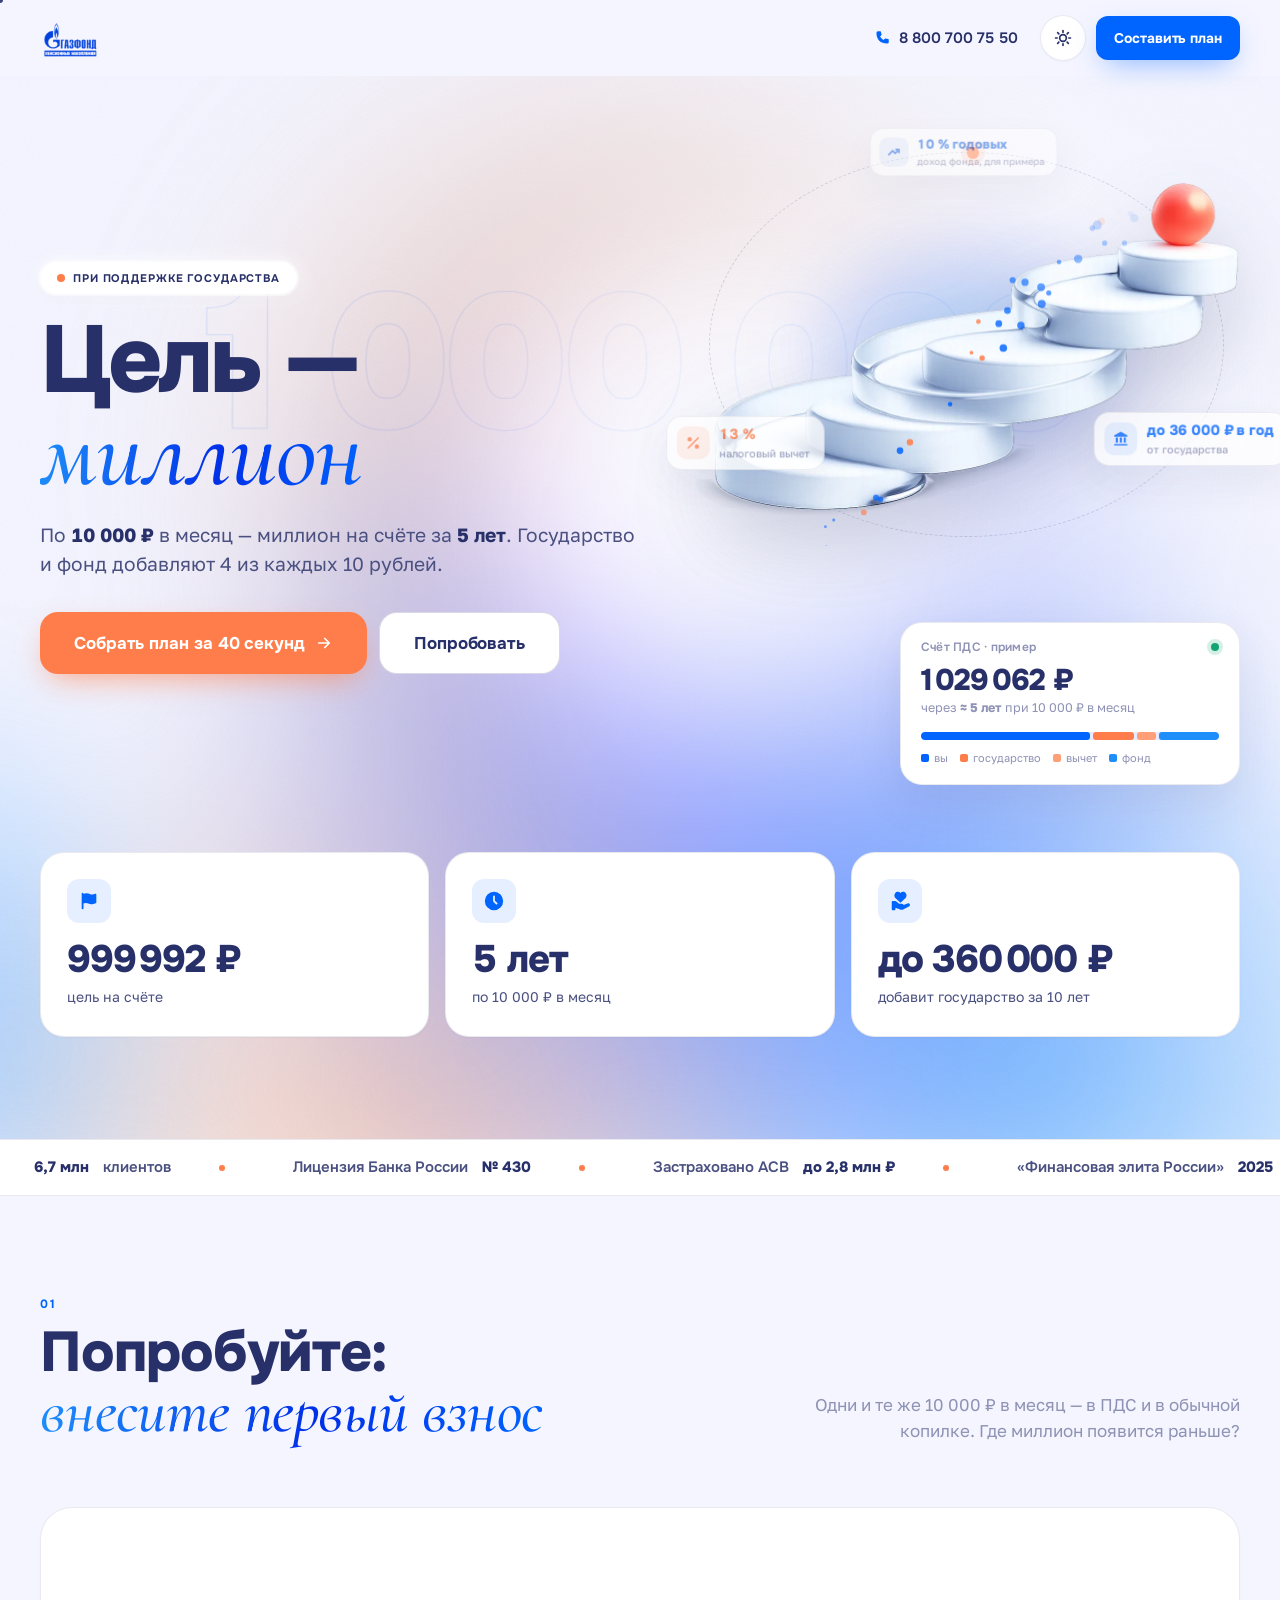
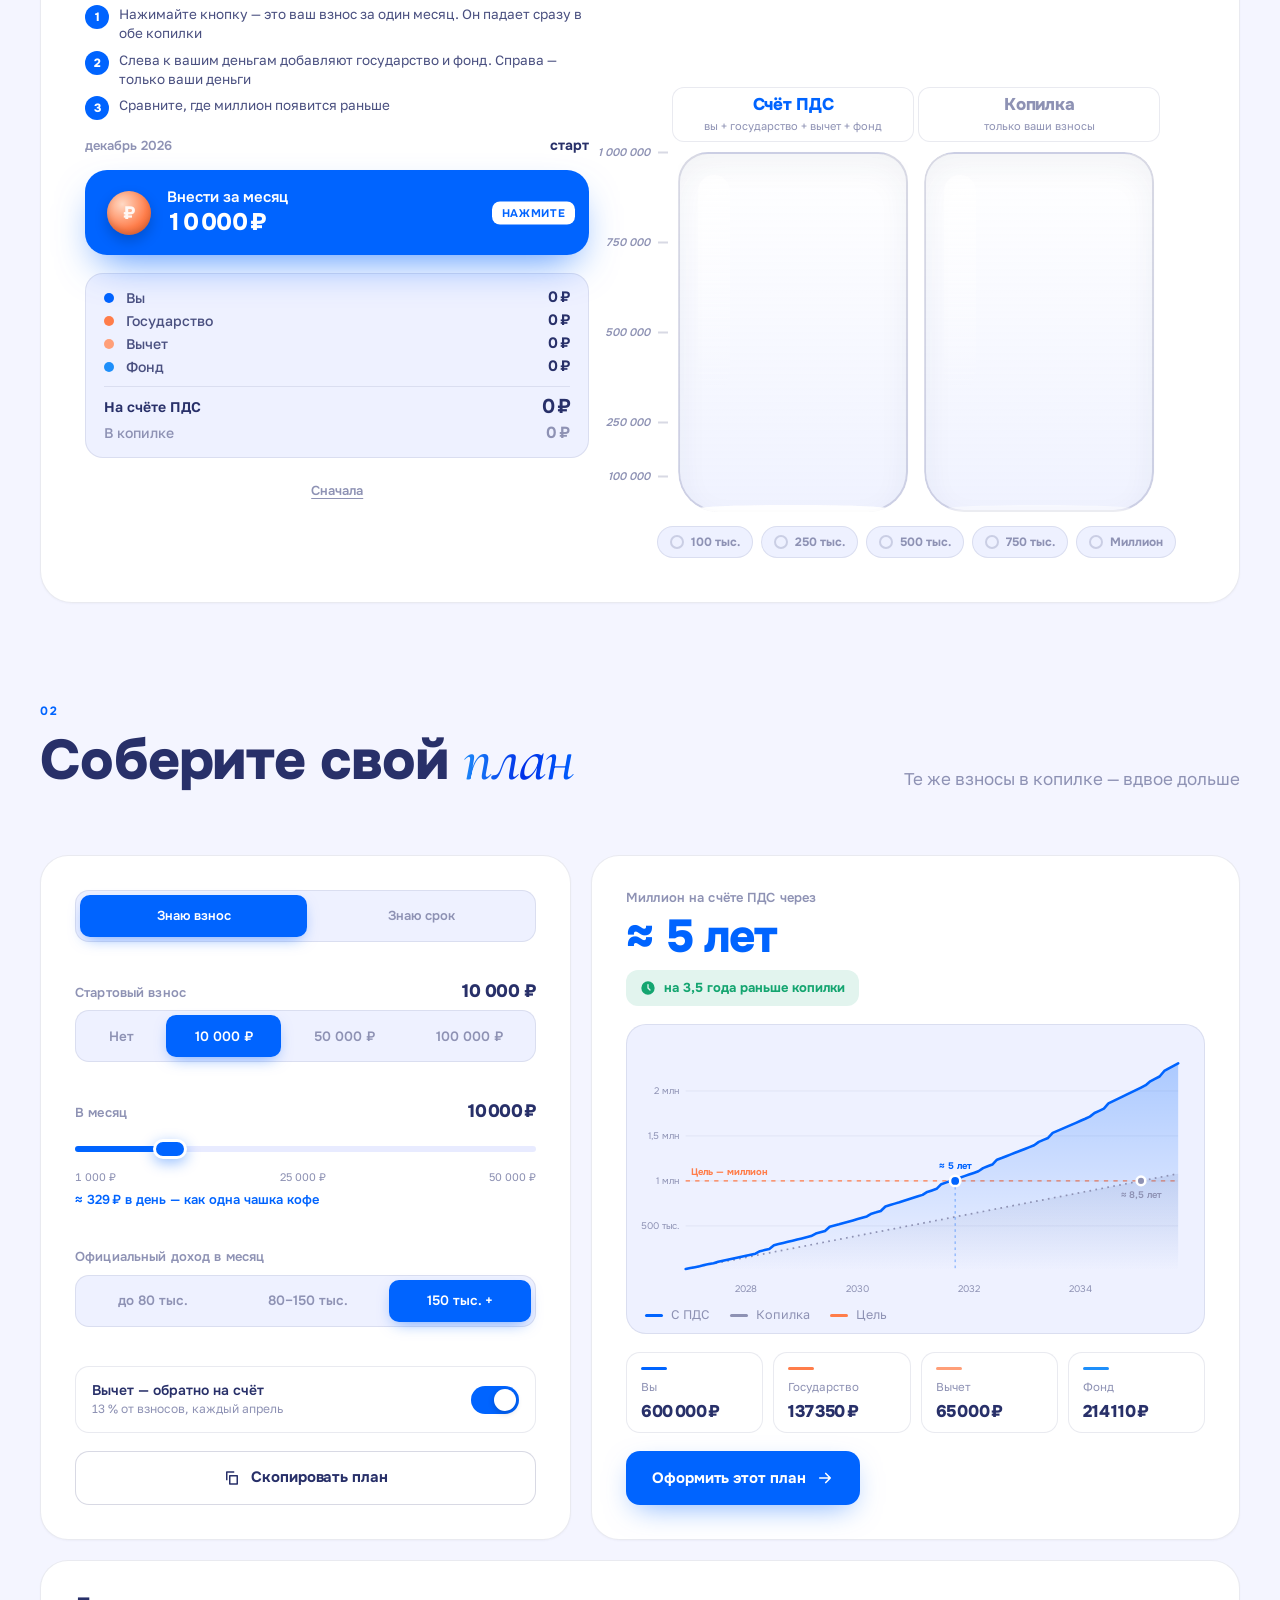
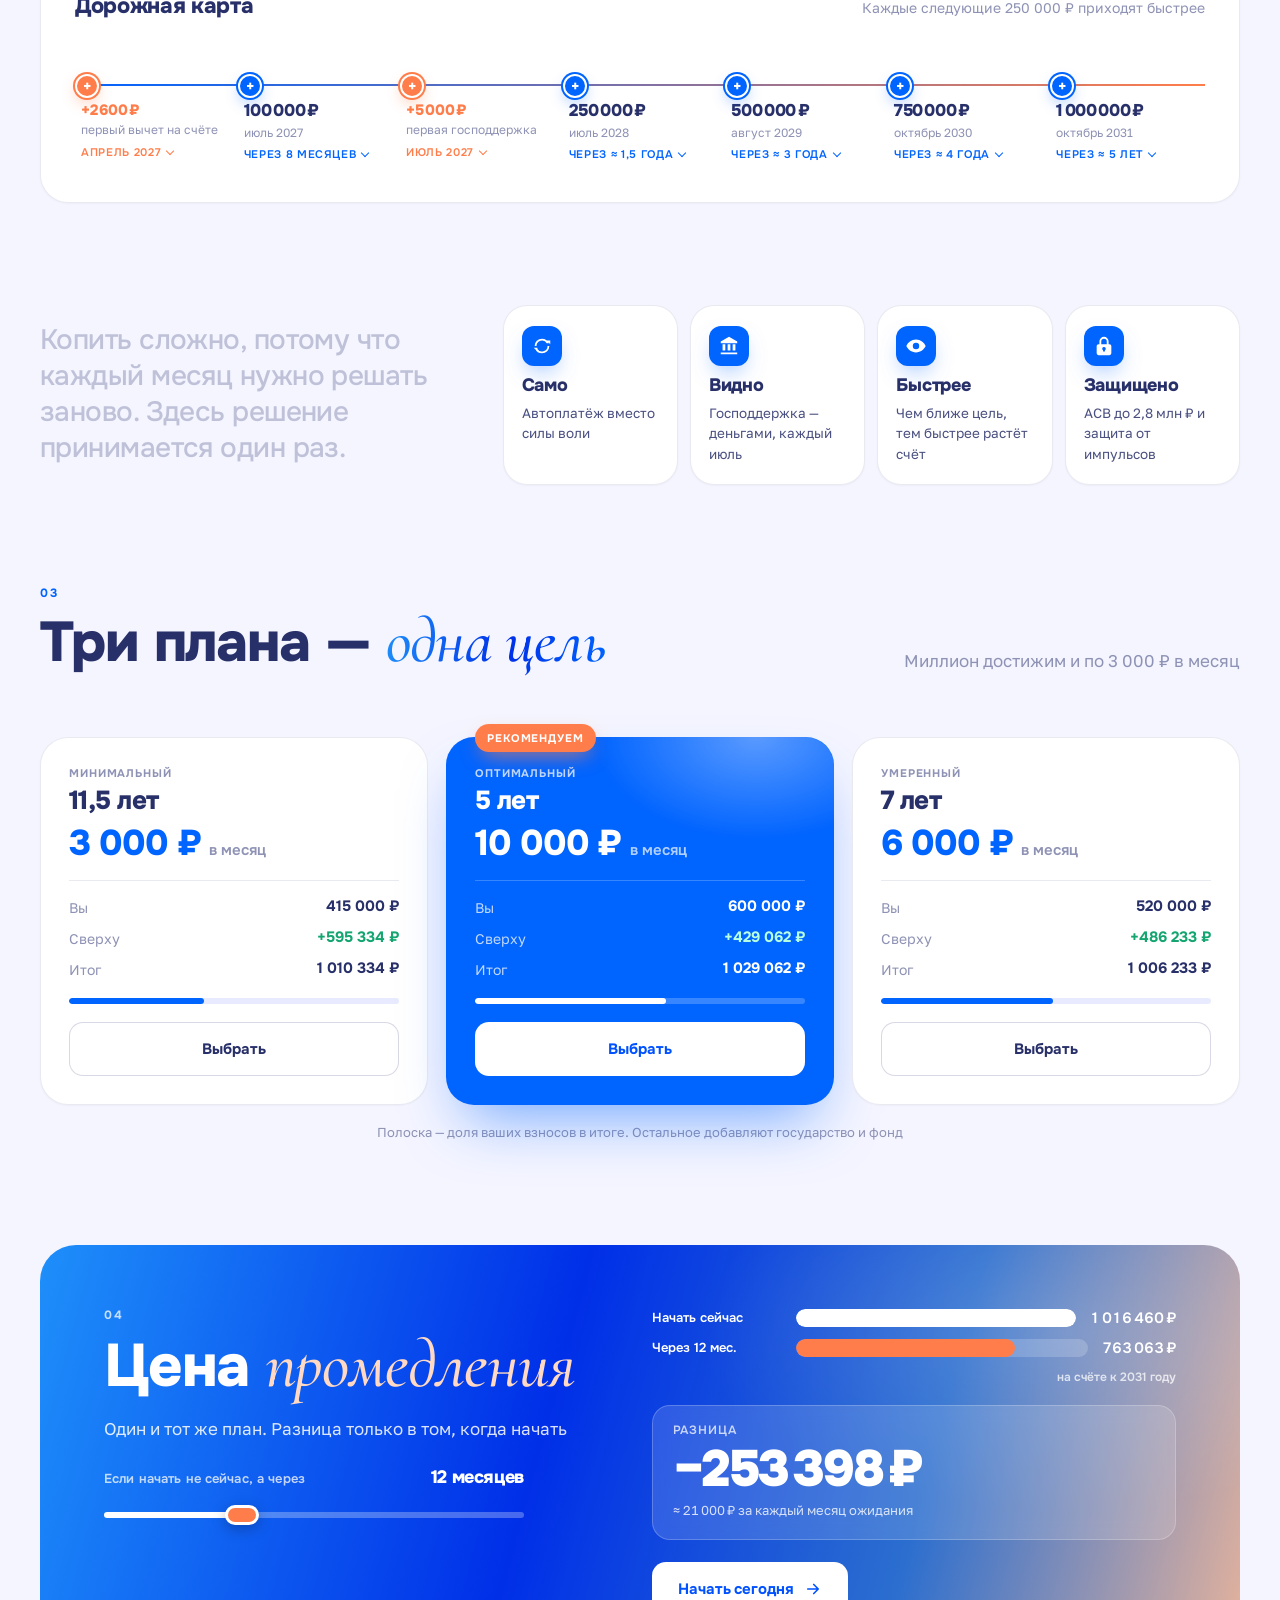
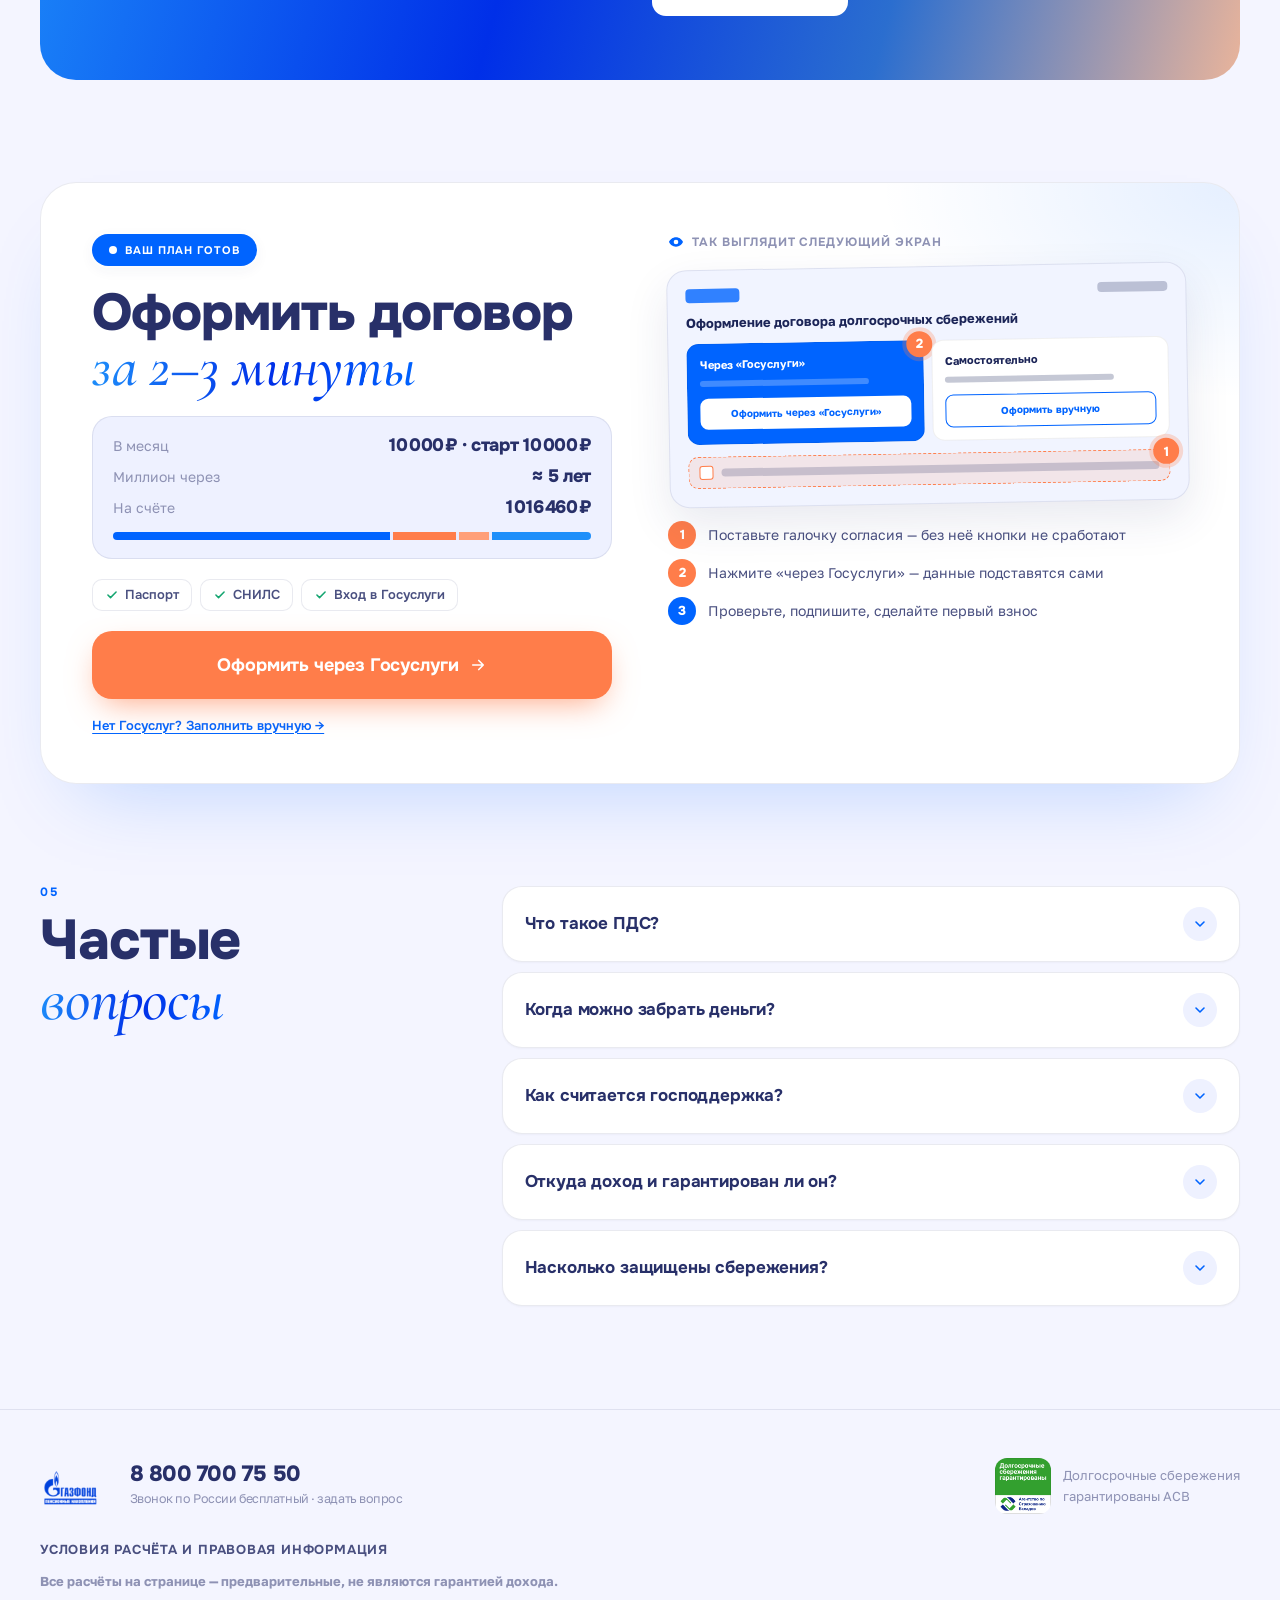
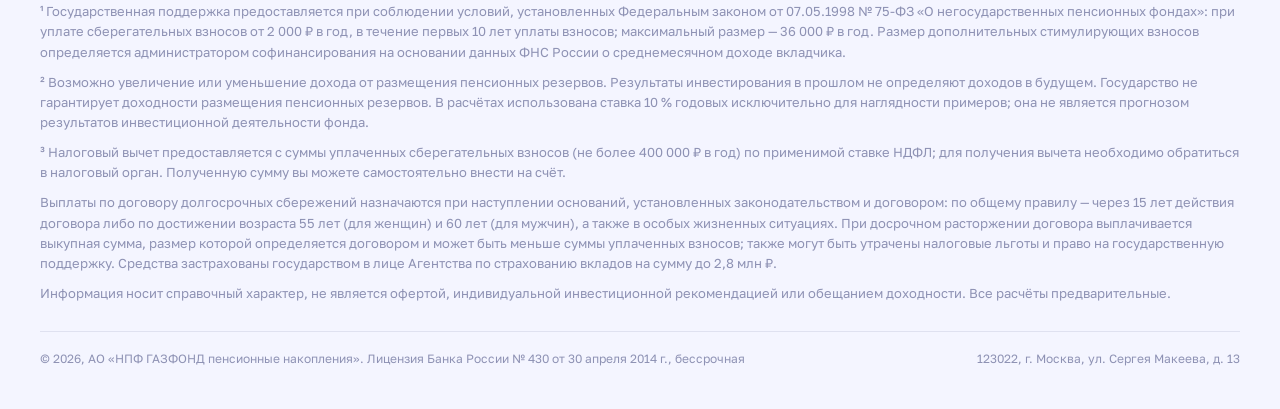
<file: index.html>
<!doctype html>
<html lang="ru" data-theme="light">
<head>
<meta charset="utf-8">
<meta name="viewport" content="width=device-width, initial-scale=1, viewport-fit=cover">
<meta name="description" content="Персональный план накопления 1 000 000 ₽ в программе долгосрочных сбережений — НПФ ГАЗФОНД пенсионные накопления">
<title>Цель — миллион | НПФ ГАЗФОНД пенсионные накопления</title>
<link rel="preconnect" href="https://fonts.googleapis.com"><link rel="preconnect" href="https://fonts.gstatic.com" crossorigin><link rel="stylesheet" href="https://fonts.googleapis.com/css2?family=Onest:wght@400;500;600;700;800;900&family=Cormorant+Garamond:ital,wght@1,500;1,600&family=Golos+Text:wght@400;500;600;700&display=swap">
<style>
/* ============================================================
   «Цель — миллион» · редизайн лендинга · ГАЗФОНД ПН
   Токены унаследованы из design-system/foundations/tokens/*.css
   ============================================================ */
:root{
  /* --- brand ramp (из дизайн-системы) --- */
  --blue-50:#F4F5FF; --blue-100:#E8EBFF; --blue-200:#B9CEFF; --blue-300:#6BABFF;
  --blue-500:#0064FF; --blue-600:#0051FF; --blue-700:#0042DD; --blue-800:#01358A; --blue-vivid:#002FE8;
  --sky-400:#1E8FFA; --navy-900:#283069; --navy-500:#8E92B4;
  --orange-500:#FF7D4A; --orange-400:#FF9F78; --orange-200:#FFCBB8; --peach:#F3A879; --peach-2:#E9B49B;
  --success-500:#14A570;

  /* --- semantic (light) --- */
  --bg:var(--blue-50); --bg-card:#FFFFFF; --bg-tint:var(--blue-100); --bg-soft:#EEF1FF;
  --ink:var(--navy-900); --ink-2:#4A5080; --muted:var(--navy-500);
  --line:rgba(40,48,105,.10); --line-strong:rgba(40,48,105,.18);
  --accent:var(--blue-500); --accent-hover:var(--blue-600); --accent-press:var(--blue-700);
  --accent-ink:#FFFFFF; --accent-soft:rgba(0,100,255,.10);
  --warm:var(--orange-500); --warm-ink:#FFFFFF;
  --on-dark:#FFFFFF; --on-dark-muted:rgba(255,255,255,.78);
  --shadow-card:0 1px 2px rgba(40,48,105,.04);
  --shadow-raised:0 18px 44px rgba(40,48,105,.10);
  --shadow-popover:0 16px 44px rgba(23,29,71,.16);
  --glass:rgba(244,245,255,.97);
  --aurora-a:#1E8FFA; --aurora-b:#002FE8; --aurora-c:#F3A879; --aurora-d:#FFFFFF; --aurora-alpha:.55;
  --gradient-hero:linear-gradient(105deg,var(--sky-400) 0%,var(--blue-vivid) 42%,#2B6ECF 72%,#E9B49B 100%);
  --gradient-text:linear-gradient(95deg,#1E8FFA 0%,#002FE8 55%,#0064FF 100%);
  --grid-line:rgba(40,48,105,.08);

  --font-display:"Onest","Golos Text","Helvetica Neue",Helvetica,Arial,sans-serif;
  --font-accent:"Cormorant Garamond","Times New Roman",Georgia,serif;
  --font-core:"Golos Text","Onest","Helvetica Neue",Helvetica,Arial,sans-serif;

  --radius-sm:10px; --radius-md:12px; --radius-lg:16px; --radius-xl:20px; --radius-2xl:24px; --radius-3xl:32px; --radius-full:999px;
  --ease:cubic-bezier(.4,0,.2,1); --ease-out:cubic-bezier(.16,1,.3,1); --ease-spring:cubic-bezier(.34,1.56,.64,1);
  --container:1280px; --gutter:clamp(16px,4vw,40px);
}
@media (prefers-color-scheme:dark){
  :root:not([data-theme="light"]){
    color-scheme:dark;
    --bg:#080C22; --bg-card:#10163A; --bg-tint:#171E48; --bg-soft:#0D1230;
    --ink:#EEF0FF; --ink-2:#C3C8EA; --muted:#8E94C4;
    --line:rgba(255,255,255,.10); --line-strong:rgba(255,255,255,.18);
    --accent:#3D86FF; --accent-hover:#5A98FF; --accent-press:#2A72F0; --accent-soft:rgba(61,134,255,.16);
    --shadow-card:0 1px 2px rgba(0,0,0,.2); --shadow-raised:0 18px 44px rgba(0,0,0,.35); --shadow-popover:0 16px 44px rgba(0,0,0,.5);
    --glass:rgba(8,12,34,.96);
    --aurora-a:#1E8FFA; --aurora-b:#002FE8; --aurora-c:#FF7D4A; --aurora-d:#3D86FF; --aurora-alpha:.42;
    --gradient-text:linear-gradient(95deg,#6BABFF 0%,#3D86FF 55%,#9EC3FF 100%);
    --grid-line:rgba(255,255,255,.08);
  }
}
:root[data-theme="dark"]{
  color-scheme:dark;
  --bg:#080C22; --bg-card:#10163A; --bg-tint:#171E48; --bg-soft:#0D1230;
  --ink:#EEF0FF; --ink-2:#C3C8EA; --muted:#8E94C4;
  --line:rgba(255,255,255,.10); --line-strong:rgba(255,255,255,.18);
  --accent:#3D86FF; --accent-hover:#5A98FF; --accent-press:#2A72F0; --accent-soft:rgba(61,134,255,.16);
  --shadow-card:0 1px 2px rgba(0,0,0,.2); --shadow-raised:0 18px 44px rgba(0,0,0,.35); --shadow-popover:0 16px 44px rgba(0,0,0,.5);
  --glass:rgba(8,12,34,.96);
  --aurora-a:#1E8FFA; --aurora-b:#002FE8; --aurora-c:#FF7D4A; --aurora-d:#3D86FF; --aurora-alpha:.42;
  --gradient-text:linear-gradient(95deg,#6BABFF 0%,#3D86FF 55%,#9EC3FF 100%);
  --grid-line:rgba(255,255,255,.08);
}

/* ---------- base ---------- */
*,*::before,*::after{box-sizing:border-box}
[hidden]{display:none!important}
html{scroll-behavior:smooth;-webkit-text-size-adjust:100%;overflow-x:clip}
body{margin:0;padding-top:76px;background:var(--bg);color:var(--ink);font:400 16px/1.5 var(--font-core);overflow-x:clip;transition:background-color .5s var(--ease),color .5s var(--ease)}
img{max-width:100%;height:auto;display:block}
a{color:inherit;text-decoration:none}
button{font:inherit;color:inherit;background:none;border:0;cursor:pointer}
h1,h2,h3,h4{margin:0;font-family:var(--font-display);font-weight:800;letter-spacing:-.02em;line-height:1.05;text-wrap:balance}
p{margin:0}
:focus-visible{outline:3px solid rgba(0,100,255,.35);outline-offset:3px;border-radius:6px}
.container{width:min(var(--container),100% - 2*var(--gutter));margin-inline:auto}
.num{font-variant-numeric:tabular-nums;font-feature-settings:"tnum" 1}
.sr{position:absolute;width:1px;height:1px;overflow:hidden;clip:rect(0 0 0 0);white-space:nowrap}
sup{font-size:.62em;line-height:0;vertical-align:.5em;color:var(--muted)}
::selection{background:var(--accent);color:#fff}

@media (hover:hover) and (pointer:fine){
  html.has-cursor, html.has-cursor a, html.has-cursor button, html.has-cursor label, html.has-cursor input, html.has-cursor summary{cursor:none}
}

/* ---------- custom cursor ---------- */
.cursor{position:fixed;left:0;top:0;z-index:9999;pointer-events:none;will-change:transform;mix-blend-mode:normal}
.cursor-dot{width:8px;height:8px;border-radius:50%;background:var(--accent);transform:translate(-50%,-50%);transition:transform .25s var(--ease),background-color .3s}
.cursor-ring{position:fixed;left:0;top:0;z-index:9998;pointer-events:none;width:40px;height:40px;border-radius:50%;border:1.5px solid var(--accent);transform:translate(-50%,-50%);transition:width .35s var(--ease-out),height .35s var(--ease-out),background-color .3s,border-color .3s,opacity .3s;display:grid;place-items:center;font:600 11px/1 var(--font-display);letter-spacing:.04em;color:#fff;text-align:center}
.cursor-ring span{opacity:0;transition:opacity .2s}
html.cur-hover .cursor-ring{width:64px;height:64px;background:var(--accent-soft)}
html.cur-cta .cursor-ring{width:20px;height:20px;background:var(--accent);border-color:transparent;opacity:.55}
html.cur-cta .cursor-dot{transform:translate(-50%,-50%) scale(0)}
html.cur-label .cursor-ring{width:84px;height:84px;background:var(--accent);border-color:var(--accent);opacity:.92}
html.cur-label .cursor-ring span{opacity:1}
html.cur-label .cursor-dot{transform:translate(-50%,-50%) scale(0)}
html.cur-down .cursor-ring{transform:translate(-50%,-50%) scale(.8)}
.cursor,.cursor-ring{display:none}
html.has-cursor .cursor,html.has-cursor .cursor-ring{display:block}

/* ---------- header ---------- */
.header{position:fixed;left:0;right:0;top:0;padding-top:env(safe-area-inset-top,0px);z-index:100;transition:background-color .35s,box-shadow .35s,border-color .35s;border-bottom:1px solid transparent}
.header.scrolled{background:var(--glass);backdrop-filter:blur(18px) saturate(1.4);-webkit-backdrop-filter:blur(18px) saturate(1.4);border-bottom-color:var(--line)}
.header .container{display:flex;align-items:center;gap:20px;min-height:76px}
.logo{display:flex;align-items:center;gap:10px}
.logo img{height:38px;width:auto}
.logo .l-dark{display:none}
:root[data-theme="dark"] .logo .l-light{display:none}
:root[data-theme="dark"] .logo .l-dark{display:block}
@media (prefers-color-scheme:dark){
  :root:not([data-theme="light"]) .logo .l-light{display:none}
  :root:not([data-theme="light"]) .logo .l-dark{display:block}
}
.header-right{margin-left:auto;display:flex;align-items:center;gap:10px}
.phone{display:inline-flex;align-items:center;gap:8px;font:600 15px/1 var(--font-display);color:var(--ink);padding:10px 12px;border-radius:var(--radius-full)}
.phone svg{width:18px;height:18px;color:var(--accent)}
@media (max-width:720px){.phone span{display:none}}

/* theme toggle */
.theme-toggle{position:relative;width:46px;height:46px;border-radius:50%;display:grid;place-items:center;color:var(--ink);background:var(--bg-card);border:1px solid var(--line);box-shadow:var(--shadow-card);transition:background-color .3s,transform .3s var(--ease-spring)}
.theme-toggle svg{width:20px;height:20px;position:absolute;transition:transform .5s var(--ease-spring),opacity .3s}
.theme-toggle .ic-moon{opacity:0;transform:rotate(-90deg) scale(.5)}
:root[data-theme="dark"] .theme-toggle .ic-sun{opacity:0;transform:rotate(90deg) scale(.5)}
:root[data-theme="dark"] .theme-toggle .ic-moon{opacity:1;transform:none}
@media (prefers-color-scheme:dark){
  :root:not([data-theme="light"]) .theme-toggle .ic-sun{opacity:0;transform:rotate(90deg) scale(.5)}
  :root:not([data-theme="light"]) .theme-toggle .ic-moon{opacity:1;transform:none}
}
::view-transition-old(root),::view-transition-new(root){animation:none;mix-blend-mode:normal}
::view-transition-new(root){clip-path:circle(0 at var(--vt-x,50%) var(--vt-y,50%));animation:vt-reveal .7s var(--ease-out) forwards}
@keyframes vt-reveal{to{clip-path:circle(150vmax at var(--vt-x,50%) var(--vt-y,50%))}}

/* ---------- buttons ---------- */
.btn{position:relative;display:inline-flex;align-items:center;justify-content:center;gap:10px;height:54px;padding:0 26px;border-radius:14px;font:700 15px/1 var(--font-display);letter-spacing:-.005em;white-space:nowrap;transition:background-color .18s var(--ease),color .18s,box-shadow .3s var(--ease),transform .3s var(--ease-out);overflow:hidden;isolation:isolate}
.btn svg{width:18px;height:18px;flex:none;transition:transform .3s var(--ease-out)}
.btn:hover svg{transform:translateX(4px)}
.btn-primary{background:var(--accent);color:var(--accent-ink);box-shadow:0 10px 30px -10px rgba(0,100,255,.55)}
.btn-primary:hover{background:var(--accent-hover);box-shadow:0 16px 36px -10px rgba(0,100,255,.65)}
.btn-primary:active{background:var(--accent-press)}
.btn-warm{background:var(--warm);color:var(--warm-ink);box-shadow:0 12px 32px -10px rgba(255,125,74,.7)}
.btn-warm:hover{background:#FF6B31}
.btn-ghost{background:var(--bg-card);color:var(--ink);border:1px solid var(--line-strong)}
.btn-ghost:hover{border-color:var(--accent);color:var(--accent)}
.btn-white{background:#fff;color:var(--blue-600)}
.btn-white:hover{background:#F4F5FF}
.btn-lg{height:62px;padding:0 34px;font-size:17px;border-radius:18px}
.btn-sm{height:44px;padding:0 18px;font-size:14px;border-radius:12px}
/* shine sweep */
.btn-primary::after,.btn-warm::after{content:"";position:absolute;inset:0;background:linear-gradient(110deg,transparent 30%,rgba(255,255,255,.35) 50%,transparent 70%);transform:translateX(-120%);transition:transform .7s var(--ease-out);z-index:-1}
.btn-primary:hover::after,.btn-warm:hover::after{transform:translateX(120%)}
[data-magnetic]{will-change:transform}
[data-magnetic] > .m-inner{display:inline-flex;align-items:center;gap:10px;will-change:transform}

/* ---------- eyebrow / pills ---------- */
.eyebrow{display:inline-flex;align-items:center;gap:8px;height:32px;padding:0 16px;border-radius:var(--radius-full);border:1px solid #fff;background:#fff;box-shadow:0 0 0 2px rgba(255,255,255,.5),0 0 18px rgba(255,255,255,.9),0 4px 14px rgba(40,48,105,.06);font:700 11px/1 var(--font-display);letter-spacing:.08em;text-transform:uppercase;color:var(--ink)}
.eyebrow i{width:8px;height:8px;border-radius:50%;background:var(--warm);box-shadow:0 0 0 0 rgba(255,125,74,.6);animation:pulse 2.2s infinite}
@keyframes pulse{0%{box-shadow:0 0 0 0 rgba(255,125,74,.55)}70%{box-shadow:0 0 0 9px rgba(255,125,74,0)}100%{box-shadow:0 0 0 0 rgba(255,125,74,0)}}
.eyebrow.accent{background:var(--accent);color:#fff;border-color:transparent}
.eyebrow.accent i{background:#fff;animation:none;box-shadow:none}

/* ---------- section rhythm ---------- */
.section{padding-block:clamp(72px,9vw,128px)}
.section-head{display:grid;grid-template-columns:minmax(0,1.3fr) minmax(0,.9fr);gap:24px 48px;align-items:end;margin-bottom:clamp(36px,5vw,64px)}
.section-head h2{font-size:clamp(32px,4.6vw,56px)}
.section-head .kicker{font:400 17px/1.5 var(--font-core);color:var(--muted);max-width:44ch;justify-self:end;text-align:right}
@media (max-width:860px){.section-head{grid-template-columns:minmax(0,1fr)}.section-head .kicker{justify-self:start;text-align:left}}
.serif{font-family:var(--font-accent);font-style:italic;font-weight:500;letter-spacing:-.01em;font-size:1.12em;line-height:.9}
.grad-text{background:var(--gradient-text);-webkit-background-clip:text;background-clip:text;color:transparent}

/* ---------- reveal ---------- */
.reveal{opacity:1;transform:none}
html.js .reveal{opacity:0;transform:translateY(28px);transition:opacity .9s var(--ease-out),transform .9s var(--ease-out)}
html.js .reveal.in{opacity:1;transform:none}
html.js .reveal[data-delay="1"]{transition-delay:.1s}
html.js .reveal[data-delay="2"]{transition-delay:.2s}
html.js .reveal[data-delay="3"]{transition-delay:.3s}
html.js .reveal[data-delay="4"]{transition-delay:.4s}
/* split words */
.words .w{display:inline-block;overflow:hidden;vertical-align:bottom;padding-bottom:.08em;margin-bottom:-.08em}
.words .w > span{display:inline-block;transform:translateY(110%);transition:transform 1s var(--ease-out)}
.words.in .w > span{transform:none}

/* ---------- HERO ---------- */
.hero{position:relative;overflow:hidden;padding-block:clamp(40px,6vw,72px) clamp(56px,7vw,96px)}
.aurora{position:absolute;inset:-10% -10% -10% -10%;z-index:0;pointer-events:none;filter:blur(70px) saturate(1.15);opacity:var(--aurora-alpha);transform:translateZ(0)}
.aurora canvas{width:100%;height:100%;display:block}
.grain{position:absolute;inset:0;z-index:0;pointer-events:none;opacity:.5;mix-blend-mode:multiply;background-image:url("data:image/svg+xml,%3Csvg xmlns='http://www.w3.org/2000/svg' width='180' height='180'%3E%3Cfilter id='n'%3E%3CfeTurbulence type='fractalNoise' baseFrequency='.9' numOctaves='2' stitchTiles='stitch'/%3E%3CfeColorMatrix values='0 0 0 0 0.16 0 0 0 0 0.19 0 0 0 0 0.41 0 0 0 .07 0'/%3E%3C/filter%3E%3Crect width='100%25' height='100%25' filter='url(%23n)'/%3E%3C/svg%3E")}
:root[data-theme="dark"] .grain{mix-blend-mode:screen;opacity:.35}
@media (prefers-color-scheme:dark){:root:not([data-theme="light"]) .grain{mix-blend-mode:screen;opacity:.35}}
.hero .container{position:relative;z-index:1}
.hero-grid{display:grid;grid-template-columns:minmax(0,1.05fr) minmax(0,.95fr);gap:32px 48px;align-items:center;min-height:min(72vh,640px)}
@media (max-width:960px){.hero-grid{grid-template-columns:minmax(0,1fr);min-height:0}}
.hero h1{font-size:clamp(46px,7.4vw,104px);line-height:.96;margin:22px 0 22px;letter-spacing:-.035em}
.hero h1 .serif{font-size:1.06em;padding-right:.06em}
.hero .lead{font-size:clamp(17px,1.5vw,21px);line-height:1.5;color:var(--ink-2);max-width:52ch}
.hero .lead b{color:var(--ink);font-weight:600}
.hero-cta{display:flex;flex-wrap:wrap;gap:12px;margin-top:34px}
.hero-note{margin-top:18px;font-size:13px;color:var(--muted)}
.hero-note a{text-decoration:underline;text-underline-offset:3px}
.hero-stage{position:relative;aspect-ratio:1.1;max-width:640px;justify-self:end;width:100%}
@media (max-width:960px){.hero-stage{justify-self:center;max-width:520px;aspect-ratio:1.25}}
.stage-glow{position:absolute;inset:8% 4% 6% 4%;border-radius:50%;background:radial-gradient(closest-side,rgba(30,143,250,.35),rgba(0,47,232,.12) 55%,transparent 75%);filter:blur(30px);z-index:0}
.stage-ring{position:absolute;inset:2%;border-radius:50%;border:1px dashed var(--line-strong);z-index:0;animation:spin 160s linear infinite}
.stage-ring::before{content:"";position:absolute;top:-6px;left:50%;width:12px;height:12px;border-radius:50%;background:var(--warm);box-shadow:0 0 0 6px rgba(255,125,74,.18)}
@keyframes spin{to{transform:rotate(360deg)}}
.stage-img{position:absolute;inset:0;z-index:1;display:grid;place-items:center;will-change:transform}
.stage-img img{width:100%;max-width:600px;filter:drop-shadow(0 36px 40px rgba(40,48,105,.22));animation:float 11s ease-in-out infinite}
@keyframes float{0%,100%{transform:translateY(0)}50%{transform:translateY(-6px)}}
.chip{position:absolute;z-index:2;display:flex;align-items:center;gap:10px;padding:10px 14px 10px 10px;border-radius:16px;background:var(--bg-card);border:1px solid var(--line);box-shadow:var(--shadow-raised);font:600 13px/1.15 var(--font-display);color:var(--ink);will-change:transform;animation:bob 9s ease-in-out infinite;transition:box-shadow .3s}
.chip:hover{box-shadow:0 24px 50px rgba(0,100,255,.22)}
.chip small{display:block;font:500 11px/1.2 var(--font-core);color:var(--muted);margin-top:3px}
.chip b{font-family:var(--font-display);font-weight:800;font-size:15px;letter-spacing:-.01em;color:var(--accent)}
.chip .ic{width:34px;height:34px;border-radius:10px;display:grid;place-items:center;background:var(--accent-soft);color:var(--accent);flex:none}
.chip .ic svg{width:18px;height:18px}
.chip.warm .ic{background:rgba(255,125,74,.14);color:var(--warm)}
.chip.warm b{color:var(--warm)}
.chip-1{left:-4%;top:12%;animation-delay:-1s}
.chip-2{right:-2%;top:6%;animation-delay:-3s}
.chip-3{left:2%;bottom:14%;animation-delay:-5s}
@keyframes bob{0%,100%{translate:0 0}50%{translate:0 -4px}}
@media (max-width:960px){.chip-1{left:0;top:4%}.chip-2{right:0;top:2%}.chip-3{left:0;bottom:6%}}
@media (max-width:520px){.chip{padding:8px 10px 8px 8px;font-size:12px}.chip b{font-size:13px}.chip small{display:none}}
/* account card */
.acct{position:absolute;z-index:3;right:-2%;bottom:6%;width:min(300px,78%);padding:18px 20px 18px;border-radius:22px;background:var(--bg-card);border:1px solid var(--line);box-shadow:var(--shadow-raised);will-change:transform;transition:box-shadow .3s}
.acct .t{display:flex;justify-content:space-between;align-items:center;font:600 12px/1 var(--font-display);color:var(--muted);letter-spacing:.02em}
.acct .t i{width:8px;height:8px;border-radius:50%;background:var(--success-500);box-shadow:0 0 0 4px rgba(20,165,112,.18)}
.acct .v{font:800 30px/1 var(--font-display);letter-spacing:-.03em;margin:12px 0 4px;color:var(--ink)}
.acct .s{font-size:12.5px;color:var(--muted)}
.acct .bar{display:flex;gap:3px;height:8px;border-radius:6px;overflow:hidden;margin-top:14px;background:var(--bg-tint)}
.acct .bar i{display:block;height:100%;border-radius:3px;transform-origin:left;transform:scaleX(0);transition:transform 1.4s var(--ease-out)}
.acct.in .bar i{transform:none}
.acct .bar i:nth-child(1){background:var(--accent);transition-delay:.2s}
.acct .bar i:nth-child(2){background:var(--warm);transition-delay:.9s}
.acct .bar i:nth-child(3){background:var(--orange-400);transition-delay:1.2s}
.acct .bar i:nth-child(4){background:var(--sky-400);transition-delay:1.5s}
.acct .legend{display:flex;flex-wrap:wrap;gap:6px 12px;margin-top:10px;font-size:11px;color:var(--muted)}
.acct .legend span::before{content:"";display:inline-block;width:8px;height:8px;border-radius:2px;margin-right:5px;vertical-align:0;background:var(--c)}
@media (max-width:960px){.acct{right:0;bottom:-4%}}

/* hero stats */
.stats{display:grid;grid-template-columns:repeat(3,minmax(0,1fr));gap:16px;margin-top:clamp(40px,5vw,72px)}
@media (max-width:860px){.stats{grid-template-columns:minmax(0,1fr)}}
.stat{position:relative;padding:26px 26px 28px;border-radius:var(--radius-2xl);background:var(--bg-card);border:1px solid var(--line);box-shadow:var(--shadow-card);overflow:hidden;transition:transform .5s var(--ease-out),box-shadow .5s var(--ease-out),border-color .3s}
.stat:hover{transform:translateY(-2px);box-shadow:var(--shadow-raised);border-color:transparent}
.stat::after{content:"";position:absolute;inset:auto -20% -50% auto;width:60%;aspect-ratio:1;border-radius:50%;background:radial-gradient(closest-side,var(--accent-soft),transparent);opacity:0;transition:opacity .5s}
.stat:hover::after{opacity:1}
.stat .ic{width:44px;height:44px;border-radius:12px;background:var(--accent-soft);color:var(--accent);display:grid;place-items:center;margin-bottom:18px}
.stat .ic svg{width:22px;height:22px}
.stat .v{font:800 clamp(30px,3vw,40px)/1 var(--font-display);letter-spacing:-.03em;color:var(--ink)}
.stat .v small{font-size:.55em;font-weight:700;color:var(--muted);margin-left:2px}
.stat .d{margin-top:8px;font-size:14px;line-height:1.45;color:var(--ink-2)}

/* ---------- trust marquee ---------- */
.trust{border-block:1px solid var(--line);padding-block:20px;overflow:hidden;background:var(--bg-card)}
.marquee{display:flex;gap:0;width:max-content;animation:marquee 80s linear infinite}
.trust:hover .marquee{animation-play-state:paused}
.marquee ul{display:flex;list-style:none;margin:0;padding:0;gap:0}
.marquee li{display:flex;align-items:center;gap:14px;padding:0 34px;font:600 15px/1 var(--font-display);color:var(--ink-2);white-space:nowrap}
.marquee li b{color:var(--ink);font-weight:800}
.marquee li::after{content:"";width:6px;height:6px;border-radius:50%;background:var(--warm);margin-left:34px}
@keyframes marquee{to{transform:translateX(-50%)}}

/* ---------- WHO adds ---------- */
.who-grid{display:grid;grid-template-columns:minmax(0,1fr) minmax(0,1fr);gap:48px;align-items:start}
@media (max-width:960px){.who-grid{grid-template-columns:minmax(0,1fr)}}
.coins{display:grid;grid-template-columns:repeat(10,1fr);gap:8px;max-width:520px;margin:0 0 18px}
.coin{aspect-ratio:1;border-radius:50%;background:var(--bg-tint);position:relative;transform:scale(.4);opacity:0;transition:transform .6s var(--ease-spring),opacity .5s,background-color .4s}
.coin::after{content:"";position:absolute;inset:26%;border-radius:50%;border:2px solid rgba(255,255,255,.55)}
.coins.in .coin{transform:none;opacity:1}
.coin.you{background:linear-gradient(145deg,var(--sky-400),var(--blue-vivid))}
.coin.them{background:linear-gradient(145deg,var(--orange-400),var(--orange-500))}
.coins .coin:nth-child(n){transition-delay:calc(var(--i)*70ms)}
.coins-cap{font-size:15px;color:var(--ink-2);max-width:48ch;line-height:1.55}
.coins-cap b{color:var(--ink)}
.contrib{display:flex;flex-direction:column;gap:14px}
.crow{display:grid;grid-template-columns:64px minmax(0,1fr) auto;gap:18px;align-items:center;padding:16px 18px 16px 16px;border-radius:20px;background:var(--bg-card);border:1px solid var(--line);box-shadow:var(--shadow-card);transition:transform .5s var(--ease-out),box-shadow .5s var(--ease-out)}
.crow:hover{box-shadow:var(--shadow-raised)}
.crow img{width:64px;height:64px;object-fit:contain;filter:drop-shadow(0 8px 10px rgba(40,48,105,.15))}
.crow h4{font-size:18px;font-weight:700;letter-spacing:-.01em}
.crow p{font-size:14px;color:var(--ink-2);margin-top:4px;line-height:1.45}
.crow .amt{font:800 20px/1 var(--font-display);letter-spacing:-.02em;color:var(--ink);text-align:right;white-space:nowrap}
.crow .amt small{display:block;font:500 11px/1 var(--font-core);color:var(--muted);margin-top:6px;letter-spacing:.02em}
.crow.you .amt{color:var(--accent)}
.crow.gov .amt,.crow.fund .amt{color:var(--warm)}
.total{margin-top:8px;padding:22px 24px;border-radius:22px;background:var(--ink);color:var(--bg);display:grid;grid-template-columns:minmax(0,1fr) auto;gap:16px;align-items:center}
:root[data-theme="dark"] .total{background:var(--accent);color:#fff}
@media (prefers-color-scheme:dark){:root:not([data-theme="light"]) .total{background:var(--accent);color:#fff}}
.total .l{font-size:14px;opacity:.8}
.total .v{font:800 30px/1 var(--font-display);letter-spacing:-.03em}
.total .stack{grid-column:1/-1;display:flex;gap:3px;height:10px;border-radius:6px;overflow:hidden;background:rgba(255,255,255,.14)}
.total .stack i{display:block;transform-origin:left;transform:scaleX(0);transition:transform 1.2s var(--ease-out)}
.total.in .stack i{transform:none}
.total .stack i:nth-child(1){background:#6BABFF}.total .stack i:nth-child(2){background:var(--orange-500);transition-delay:.5s}.total .stack i:nth-child(3){background:var(--orange-200);transition-delay:.8s}.total .stack i:nth-child(4){background:#fff;transition-delay:1.1s}
.legal{font-size:12.5px;line-height:1.5;color:var(--muted);margin-top:22px;max-width:90ch}
.legal a{text-decoration:underline;text-underline-offset:3px}

/* ---------- CALC ---------- */
.calc{display:grid;grid-template-columns:minmax(0,.9fr) minmax(0,1.1fr);gap:20px;align-items:start}
@media (max-width:1020px){.calc{grid-template-columns:minmax(0,1fr)}}
.panel{border-radius:28px;background:var(--bg-card);border:1px solid var(--line);box-shadow:var(--shadow-card);padding:clamp(22px,3vw,34px)}
.field{margin-bottom:22px}
.field label,.field .lab{display:flex;justify-content:space-between;align-items:baseline;font:600 13px/1.2 var(--font-display);color:var(--muted);margin-bottom:10px;letter-spacing:.01em}
.field .lab output,.field label output{font:800 18px/1 var(--font-display);color:var(--ink);letter-spacing:-.02em}
.seg{display:flex;gap:4px;padding:4px;border-radius:14px;background:var(--bg-soft);border:1px solid var(--line)}
.seg button{flex:1 1 auto;min-height:42px;border-radius:10px;font:600 13.5px/1.15 var(--font-display);color:var(--muted);transition:background-color .2s,color .2s,box-shadow .2s;padding:6px 8px;min-width:0}
@media (max-width:560px){.seg{display:grid;grid-template-columns:repeat(2,minmax(0,1fr))}}
.seg button[aria-pressed="true"]{background:var(--accent);color:#fff;box-shadow:0 6px 16px -6px rgba(0,100,255,.6)}
.seg button:hover:not([aria-pressed="true"]){color:var(--ink)}
input[type=range]{-webkit-appearance:none;appearance:none;width:100%;height:36px;background:transparent;margin:0}
input[type=range]::-webkit-slider-runnable-track{height:6px;border-radius:3px;background:linear-gradient(90deg,var(--accent) var(--p,50%),var(--bg-tint) var(--p,50%))}
input[type=range]::-moz-range-track{height:6px;border-radius:3px;background:var(--bg-tint)}
input[type=range]::-moz-range-progress{height:6px;border-radius:3px;background:var(--accent)}
input[type=range]::-webkit-slider-thumb{-webkit-appearance:none;width:34px;height:20px;margin-top:-7px;border-radius:10px;background:var(--accent);border:3px solid var(--bg-card);box-shadow:0 4px 14px rgba(0,100,255,.4);transition:transform .2s var(--ease-spring)}
input[type=range]::-moz-range-thumb{width:28px;height:14px;border-radius:10px;background:var(--accent);border:3px solid var(--bg-card);box-shadow:0 4px 14px rgba(0,100,255,.4)}
input[type=range]:active::-webkit-slider-thumb{transform:scale(1.15)}
.range-ticks{display:flex;justify-content:space-between;font-size:11px;color:var(--muted);margin-top:-4px}
.toggle{display:flex;align-items:center;justify-content:space-between;gap:14px;padding:14px 16px;border-radius:14px;border:1px solid var(--line);background:var(--bg-card);cursor:pointer}
.toggle .tt{font:600 14px/1.3 var(--font-display);color:var(--ink)}
.toggle .tt small{display:block;font:400 12px/1.4 var(--font-core);color:var(--muted);margin-top:2px}
.sw{position:relative;width:48px;height:28px;border-radius:14px;background:var(--bg-tint);flex:none;transition:background-color .25s}
.sw::after{content:"";position:absolute;top:3px;left:3px;width:22px;height:22px;border-radius:50%;background:#fff;box-shadow:0 2px 6px rgba(0,0,0,.2);transition:transform .3s var(--ease-spring)}
.toggle input{position:absolute;opacity:0;pointer-events:none}
.toggle input:checked + .sw{background:var(--accent)}
.toggle input:checked + .sw::after{transform:translateX(20px)}
.result{display:flex;flex-direction:column;gap:18px}
.res-top{display:grid;grid-template-columns:minmax(0,1fr) auto;gap:16px;align-items:end}
.res-top .l{font:600 13px/1.2 var(--font-display);color:var(--muted);letter-spacing:.01em}
.res-top .v{font:800 clamp(36px,4vw,54px)/1 var(--font-display);letter-spacing:-.035em;margin-top:8px}
.res-top .v em{font-style:normal;color:var(--accent)}
.delta{display:inline-flex;align-items:center;gap:8px;padding:10px 14px;border-radius:12px;background:rgba(20,165,112,.12);color:var(--success-500);font:700 13px/1.2 var(--font-display)}
.delta svg{width:16px;height:16px}
.chart{position:relative;border-radius:20px;background:var(--bg-soft);border:1px solid var(--line);padding:16px 12px 8px;overflow:hidden}
.chart svg{width:100%;height:auto;display:block;overflow:visible}
.chart .tip{position:absolute;pointer-events:none;top:12px;left:12px;padding:10px 12px;border-radius:12px;background:var(--bg-card);border:1px solid var(--line);box-shadow:var(--shadow-popover);font:600 12px/1.35 var(--font-display);color:var(--ink);opacity:0;transition:opacity .2s;min-width:150px;z-index:2}
.chart .tip b{display:block;font-size:14px;letter-spacing:-.01em}
.chart .tip .a{color:var(--accent)}.chart .tip .b{color:var(--muted)}
.chart.hot .tip{opacity:1}
.chart-legend{display:flex;flex-wrap:wrap;gap:8px 20px;font-size:12.5px;color:var(--muted);padding:6px 6px 0}
.chart-legend span::before{content:"";display:inline-block;width:18px;height:3px;border-radius:2px;background:var(--c);margin-right:8px;vertical-align:middle}
.breakdown{display:grid;grid-template-columns:repeat(2,minmax(0,1fr));gap:10px}
@media (min-width:560px){.breakdown{grid-template-columns:repeat(4,minmax(0,1fr))}}
.bd{padding:14px 14px 12px;border-radius:14px;background:var(--bg-card);border:1px solid var(--line)}
.bd .l{font-size:11.5px;color:var(--muted);line-height:1.3}
.bd .v{font:800 17px/1 var(--font-display);letter-spacing:-.02em;margin-top:8px;white-space:nowrap}
.bd i{display:block;width:26px;height:3px;border-radius:2px;background:var(--c);margin-bottom:10px}
.res-cta{display:flex;flex-wrap:wrap;gap:12px;align-items:center;margin-top:4px}
.res-cta .hint{font-size:13px;color:var(--muted);max-width:32ch}

/* ---------- PLANS ---------- */
.plans{display:grid;grid-template-columns:repeat(3,minmax(0,1fr));gap:18px;perspective:1400px}
@media (max-width:960px){.plans{grid-template-columns:minmax(0,1fr);max-width:520px;margin-inline:auto}}
.plan{position:relative;border-radius:28px;padding:30px 28px 28px;background:var(--bg-card);border:1px solid var(--line);box-shadow:var(--shadow-card);transform-style:preserve-3d;transition:transform .35s var(--ease-out),box-shadow .35s var(--ease-out);display:flex;flex-direction:column;gap:18px}
.plan:hover{box-shadow:var(--shadow-raised)}
.plan .tag{font:700 11px/1 var(--font-display);letter-spacing:.08em;text-transform:uppercase;color:var(--muted)}
.plan h3{font-size:26px;letter-spacing:-.02em;margin-top:8px}
.plan .mo{font:800 clamp(30px,2.8vw,38px)/1 var(--font-display);letter-spacing:-.03em;color:var(--accent);margin-top:12px}
.plan .mo small{font-size:15px;font-weight:600;color:var(--muted);letter-spacing:0}
.plan .term{font-size:14px;color:var(--ink-2);line-height:1.45;margin-top:8px}
.plan .term b{color:var(--ink);font-weight:700}
.plan dl{margin:0;display:grid;gap:10px;padding-top:16px;border-top:1px solid var(--line)}
.plan dl div{display:flex;justify-content:space-between;gap:12px;font-size:14px;color:var(--muted)}
.plan dd{margin:0;font:700 15px/1.3 var(--font-display);color:var(--ink);white-space:nowrap}
.plan dd.plus{color:var(--success-500)}
.plan .btn{margin-top:auto;width:100%}
.plan.rec{background:var(--accent);color:#fff;border-color:transparent;box-shadow:0 30px 60px -20px rgba(0,100,255,.55)}
.plan.rec .tag{color:rgba(255,255,255,.75)}
.plan.rec .mo{color:#fff}.plan.rec .mo small{color:rgba(255,255,255,.7)}
.plan.rec .term{color:rgba(255,255,255,.85)}.plan.rec .term b{color:#fff}
.plan.rec dl{border-top-color:rgba(255,255,255,.22)}
.plan.rec dl div{color:rgba(255,255,255,.75)}.plan.rec dd{color:#fff}.plan.rec dd.plus{color:#B7FFE0}
.plan.rec::before{content:"";position:absolute;inset:-1px;border-radius:29px;background:radial-gradient(60% 40% at 80% 0%,rgba(255,255,255,.35),transparent 70%);pointer-events:none}
.plan .badge{position:absolute;top:-14px;left:28px;height:28px;padding:0 12px;border-radius:14px;background:var(--warm);color:#fff;font:700 11px/28px var(--font-display);letter-spacing:.08em;text-transform:uppercase;box-shadow:0 8px 20px -6px rgba(255,125,74,.8)}
.plans-note{display:flex;flex-wrap:wrap;gap:14px 24px;align-items:center;justify-content:center;margin-top:28px;color:var(--muted);font-size:14px}

/* ---------- STEPS ---------- */
.steps-wrap{display:grid;grid-template-columns:minmax(0,.8fr) minmax(0,1.2fr);gap:48px;align-items:start}
@media (max-width:960px){.steps-wrap{grid-template-columns:minmax(0,1fr)}.steps-sticky{position:static}}
.steps-sticky{position:sticky;top:110px}
.steps-sticky h2{font-size:clamp(34px,4.6vw,56px)}
.steps-sticky p{color:var(--muted);margin-top:18px;max-width:40ch;font-size:17px}
.steps-sticky img{width:min(300px,70%);margin-top:28px;filter:drop-shadow(0 30px 30px rgba(40,48,105,.2))}
.steps{position:relative;display:grid;gap:18px;padding-left:44px}
.steps::before{content:"";position:absolute;left:14px;top:20px;bottom:20px;width:2px;background:var(--line)}
.steps::after{content:"";position:absolute;left:14px;top:20px;width:2px;height:calc((100% - 40px)*var(--prog,0));background:linear-gradient(var(--accent),var(--warm));transition:height .2s linear}
.step{position:relative;padding:26px 28px;border-radius:24px;background:var(--bg-card);border:1px solid var(--line);box-shadow:var(--shadow-card);transition:border-color .3s,transform .4s var(--ease-out)}
.step .n{position:absolute;left:-44px;top:22px;width:30px;height:30px;border-radius:50%;background:var(--bg);border:2px solid var(--line-strong);display:grid;place-items:center;font:800 12px/1 var(--font-display);color:var(--muted);transition:background-color .3s,color .3s,border-color .3s,box-shadow .3s}
.step.active .n{background:var(--accent);border-color:var(--accent);color:#fff;box-shadow:0 0 0 6px var(--accent-soft)}
.step.active{border-color:var(--accent)}
.step h3{font-size:22px;letter-spacing:-.015em}
.step p{margin-top:8px;color:var(--ink-2);font-size:15px;line-height:1.5}
.step .meta{display:inline-flex;align-items:center;gap:8px;margin-top:14px;padding:8px 12px;border-radius:10px;background:var(--bg-soft);font:600 12.5px/1 var(--font-display);color:var(--ink-2)}
.step .meta svg{width:14px;height:14px;color:var(--accent)}

/* ---------- CTA band ---------- */
.cta{position:relative;overflow:hidden;border-radius:36px;padding:clamp(48px,6vw,88px) clamp(24px,5vw,72px);background:var(--gradient-hero);color:#fff;isolation:isolate}
.cta img{position:absolute;right:-4%;bottom:-8%;width:min(520px,60%);z-index:-1;opacity:.95;pointer-events:none}
.cta::before{content:"";position:absolute;inset:0;background:radial-gradient(60% 80% at 20% 50%,rgba(255,255,255,.12),transparent 60%);z-index:-1}
.cta h2{font-size:clamp(34px,5vw,64px);max-width:16ch;color:#fff}
.cta p{margin-top:18px;max-width:48ch;font-size:17px;color:rgba(255,255,255,.82)}
.cta .row{display:flex;flex-wrap:wrap;align-items:center;gap:16px 22px;margin-top:34px}
.cta .row .sub{font-size:13.5px;color:rgba(255,255,255,.75);max-width:34ch}
.cta-grid{display:grid;grid-template-columns:repeat(3,minmax(0,1fr));gap:14px;margin-top:40px;max-width:760px}
@media (max-width:720px){.cta-grid{grid-template-columns:minmax(0,1fr)}}
.cta-grid div{padding:14px 16px;border-radius:14px;background:rgba(255,255,255,.12);backdrop-filter:blur(8px);border:1px solid rgba(255,255,255,.18);font:600 13px/1.35 var(--font-display)}
.cta-grid div b{display:block;font-size:20px;font-weight:800;letter-spacing:-.02em;margin-bottom:3px}

/* ---------- FAQ ---------- */
.faq{display:grid;grid-template-columns:minmax(0,.7fr) minmax(0,1.3fr);gap:32px 64px;align-items:start}
@media (max-width:960px){.faq{grid-template-columns:minmax(0,1fr)}}
.faq h2{font-size:clamp(34px,4.6vw,56px)}
.faq .side p{color:var(--muted);margin-top:16px;font-size:16px;max-width:36ch}
.faq .side .btn{margin-top:22px}
.faq-list{display:grid;gap:10px}
details{border-radius:20px;background:var(--bg-card);border:1px solid var(--line);box-shadow:var(--shadow-card);transition:border-color .3s,box-shadow .3s}
details[open]{border-color:var(--accent);box-shadow:var(--shadow-raised)}
summary{list-style:none;display:flex;align-items:center;justify-content:space-between;gap:20px;padding:20px 22px;font:700 17px/1.3 var(--font-display);letter-spacing:-.01em;color:var(--ink)}
summary::-webkit-details-marker{display:none}
summary .chev{flex:none;width:34px;height:34px;border-radius:50%;display:grid;place-items:center;background:var(--bg-soft);color:var(--accent);transition:transform .4s var(--ease-spring),background-color .3s,color .3s}
summary .chev svg{width:16px;height:16px}
details[open] summary .chev{transform:rotate(180deg);background:var(--accent);color:#fff}
.ans{padding:0 22px 22px;color:var(--ink-2);font-size:15px;line-height:1.6;max-width:70ch}
.ans b{color:var(--ink)}

/* ---------- FOOTER ---------- */
.footer{padding-block:48px 40px;border-top:1px solid var(--line);color:var(--muted);font-size:13px;line-height:1.55}
.footer .top{display:grid;grid-template-columns:auto minmax(0,1fr) auto;gap:24px;align-items:center;margin-bottom:28px}
@media (max-width:720px){.footer .top{grid-template-columns:minmax(0,1fr)}}
.footer .call{font:800 22px/1 var(--font-display);color:var(--ink);letter-spacing:-.02em}
.footer .call small{display:block;font:400 12.5px/1.3 var(--font-core);color:var(--muted);margin-top:6px}
.footer .asv{display:flex;align-items:center;gap:12px}
.footer .asv img{width:48px}
.footer p + p{margin-top:10px}
.footer .made{margin-top:28px;padding-top:18px;border-top:1px solid var(--line);display:flex;flex-wrap:wrap;justify-content:space-between;gap:10px;font-size:12px}

/* ---------- progress bar ---------- */
.scrollbar{position:fixed;left:0;top:0;height:3px;width:100%;z-index:200;pointer-events:none;background:transparent}
.scrollbar i{display:block;height:100%;width:100%;background:linear-gradient(90deg,var(--sky-400),var(--blue-vivid),var(--peach));transform-origin:left;transform:scaleX(var(--sp,0))}

/* ---------- reduced motion ---------- */
@media (prefers-reduced-motion:reduce){
  *,*::before,*::after{animation-duration:.001ms!important;animation-iteration-count:1!important;transition-duration:.001ms!important;scroll-behavior:auto!important}
  html.js .reveal{opacity:1;transform:none}
  .words .w > span{transform:none}
  .cursor,.cursor-ring{display:none!important}
  html.has-cursor, html.has-cursor *{cursor:auto!important}
}

@media (max-width:560px){.crow{grid-template-columns:52px minmax(0,1fr)}.crow img{width:52px;height:52px}.crow .amt{grid-column:2;text-align:left}.crow .amt small{display:inline;margin-left:6px}.res-top{grid-template-columns:minmax(0,1fr)}.res-top .delta{justify-self:start}.hero-stage{aspect-ratio:1.05}}

/* мобильная сцена hero: карточка счёта уходит под картинку */
@media (max-width:960px){
  .hero-stage{aspect-ratio:auto;display:grid;gap:14px}
  .stage-img{position:relative;inset:auto;padding:6% 4% 0}
  .stage-glow{inset:0 0 30% 0}
  .stage-ring{inset:0 4% 26% 4%}
  .acct{position:relative;right:auto;bottom:auto;width:100%;max-width:420px;justify-self:end}
  .chip-1{left:0;top:2%}.chip-2{right:0;top:0}.chip-3{left:0;bottom:auto;top:52%}
}


/* ============================================================
   v2 — глубина и фишки
   ============================================================ */

/* section index */
.idx{display:block;font:700 12px/1 var(--font-display);letter-spacing:.14em;color:var(--accent);margin-bottom:14px}
.idx.light{color:rgba(255,255,255,.75)}

/* hero watermark */
.hero-wm{position:absolute;left:50%;bottom:-.08em;transform:translateX(-50%);z-index:0;pointer-events:none;font:900 clamp(120px,22vw,340px)/1 var(--font-display);letter-spacing:-.05em;color:transparent;-webkit-text-stroke:1.5px var(--line-strong);white-space:nowrap;opacity:.55;user-select:none;will-change:transform}
:root[data-theme="dark"] .hero-wm{-webkit-text-stroke-color:rgba(255,255,255,.12)}
@media (prefers-color-scheme:dark){:root:not([data-theme="light"]) .hero-wm{-webkit-text-stroke-color:rgba(255,255,255,.12)}}
.stage-img .flow{position:absolute;inset:0;width:100%;height:100%;pointer-events:none;z-index:2}
.stage-img img{position:relative;z-index:1}

/* timeline pill in hero */
.timeline-pill{display:inline-flex;align-items:flex-start;gap:10px;margin-top:22px;padding:12px 16px 12px 12px;border-radius:16px;background:var(--bg-card);border:1px solid var(--line);box-shadow:var(--shadow-card);font-size:13.5px;line-height:1.45;color:var(--ink-2);max-width:56ch}
.timeline-pill svg{width:18px;height:18px;flex:none;color:var(--accent);margin-top:1px}
.timeline-pill b{color:var(--ink);font-weight:700}

/* spotlight cards */
.spot{position:relative;overflow:hidden}
.spot::before{content:"";position:absolute;inset:0;pointer-events:none;background:radial-gradient(260px circle at var(--mx,50%) var(--my,50%),var(--accent-soft),transparent 60%);opacity:0;transition:opacity .4s;z-index:0}
.spot:hover::before{opacity:1}
.spot > *{position:relative;z-index:1}

/* stacking cards */
.stackset .crow{position:sticky;top:calc(96px + var(--i,0)*14px);will-change:transform;min-height:200px;grid-template-columns:104px minmax(0,1fr) auto;padding:24px 26px 24px 22px}
.stackset .crow img{width:104px;height:104px}
.stackset .crow h4{font-size:22px}
.stackset .crow p{font-size:15px;margin-top:8px}
.stackset .crow .amt{font-size:24px}
.stackset{padding-bottom:8px}
@media (max-width:960px){.stackset .crow{position:relative;top:auto}}
.who-left{position:sticky;top:96px}
@media (max-width:960px){.who-left{position:static}}

/* chapters nav */
.chapters{position:fixed;right:18px;top:50%;transform:translateY(-50%);z-index:90;display:flex;flex-direction:column;gap:10px;opacity:0;pointer-events:none;transition:opacity .4s}
.chapters.show{opacity:1;pointer-events:auto}
.chapters a{position:relative;display:block;width:10px;height:10px;border-radius:50%;background:var(--line-strong);transition:background-color .3s,transform .3s var(--ease-spring)}
.chapters a::after{content:attr(data-label);position:absolute;right:20px;top:50%;transform:translateY(-50%) translateX(6px);white-space:nowrap;font:600 12px/1 var(--font-display);color:var(--ink);background:var(--bg-card);border:1px solid var(--line);box-shadow:var(--shadow-popover);padding:8px 10px;border-radius:8px;opacity:0;pointer-events:none;transition:opacity .25s,transform .25s var(--ease-out)}
.chapters a:hover::after{opacity:1;transform:translateY(-50%) translateX(0)}
.chapters a.active{background:var(--accent);transform:scale(1.5)}
@media (max-width:960px){.chapters{display:none}}

/* why / manifesto */
.why-grid{display:grid;grid-template-columns:minmax(0,.95fr) minmax(0,1.05fr);gap:40px 56px;align-items:start}
@media (max-width:960px){.why-grid{grid-template-columns:minmax(0,1fr)}}
.manifesto{position:sticky;top:110px;font:500 clamp(24px,2.9vw,38px)/1.28 var(--font-display);letter-spacing:-.02em;max-width:24ch;margin:0;color:var(--ink)}
@media (max-width:960px){.manifesto{position:static;margin-bottom:28px}}
.manifesto .w{transition:opacity .25s,color .25s;opacity:.26}
.manifesto .w.on{opacity:1}
.principles{display:grid;grid-template-columns:repeat(2,minmax(0,1fr));gap:16px}
@media (max-width:560px){.principles{grid-template-columns:minmax(0,1fr)}}
.principle{padding:26px 24px 24px;border-radius:24px;background:var(--bg-card);border:1px solid var(--line);box-shadow:var(--shadow-card);display:flex;flex-direction:column;gap:12px;transition:transform .5s var(--ease-out),box-shadow .5s var(--ease-out)}
.principle:hover{transform:translateY(-2px);box-shadow:var(--shadow-raised)}
.principle .pi{width:46px;height:46px;border-radius:14px;display:grid;place-items:center;background:var(--accent);color:#fff;box-shadow:0 10px 24px -10px rgba(0,100,255,.7)}
.principle .pi svg{width:22px;height:22px}
.principle h3{font-size:20px;letter-spacing:-.015em;margin-top:6px}
.principle p{font-size:14.5px;line-height:1.5;color:var(--ink-2);flex:1}
.principle .tag{align-self:flex-start;font:600 11px/1 var(--font-display);letter-spacing:.06em;text-transform:uppercase;color:var(--accent);background:var(--accent-soft);padding:7px 10px;border-radius:8px}

/* calc extras */
.seg.mode button{font-size:13px}
.daily{margin-top:6px;font:600 13px/1.4 var(--font-display);color:var(--accent)}
.copy-btn{width:100%;margin-top:6px;gap:10px}
.copy-btn svg{width:18px;height:18px}
.copy-btn.done{border-color:var(--success-500);color:var(--success-500)}

/* roadmap */
.roadmap{margin-top:20px;padding:clamp(22px,3vw,34px);border-radius:28px;background:var(--bg-card);border:1px solid var(--line);box-shadow:var(--shadow-card)}
.rm-head{display:flex;flex-wrap:wrap;gap:8px 32px;align-items:baseline;justify-content:space-between;margin-bottom:26px}
.rm-head h3{font-size:22px;letter-spacing:-.015em}
.rm-sub{font-size:14px;color:var(--muted);max-width:60ch}
.rm-track{position:relative;display:grid;grid-auto-flow:column;grid-auto-columns:minmax(0,1fr);gap:8px;padding-top:26px}
.rm-track::before{content:"";position:absolute;left:0;right:0;top:32px;height:2px;background:var(--line)}
.rm-track::after{content:"";position:absolute;left:0;top:32px;height:2px;width:100%;background:linear-gradient(90deg,var(--accent),var(--warm));transform-origin:left;transform:scaleX(0);transition:transform 1.6s var(--ease-out)}
.roadmap.in .rm-track::after{transform:none}
.rm{position:relative;padding:0 6px}
.rm i{position:absolute;left:6px;top:0;width:14px;height:14px;border-radius:50%;background:var(--accent);border:3px solid var(--bg-card);box-shadow:0 0 0 2px var(--accent);transform:scale(0);transition:transform .5s var(--ease-spring)}
.rm.ev i{background:var(--warm);box-shadow:0 0 0 2px var(--warm)}
.roadmap.in .rm i{transform:none;transition-delay:calc(var(--d,0)*1s)}
.rm .v{font:800 17px/1.1 var(--font-display);letter-spacing:-.02em;margin-top:22px;white-space:nowrap}
.rm.ev .v{color:var(--warm);font-size:15px}
.rm .d{font-size:12px;color:var(--muted);margin-top:4px;line-height:1.35}
.rm .t{font:600 11px/1 var(--font-display);letter-spacing:.06em;text-transform:uppercase;color:var(--accent);margin-top:8px}
.rm.ev .t{color:var(--warm)}
@media (max-width:760px){.rm-track{grid-auto-flow:row;grid-auto-columns:auto;gap:18px;padding-top:0;padding-left:26px}.rm-track::before,.rm-track::after{left:6px;right:auto;top:0;bottom:0;width:2px;height:100%}.rm-track::after{background:linear-gradient(var(--accent),var(--warm));transform-origin:top;transform:scaleY(0)}.roadmap.in .rm-track::after{transform:none}.rm i{left:-26px;top:4px}.rm .v{margin-top:0}}

/* cost of waiting */
.wait{padding-top:0}
.wait-card{position:relative;overflow:hidden;border-radius:36px;background:var(--gradient-hero);color:#fff;display:grid;grid-template-columns:minmax(0,1fr) minmax(0,1.05fr);gap:32px 48px;padding:clamp(36px,5vw,64px);isolation:isolate}
.wait-card::before{content:"";position:absolute;inset:0;background:radial-gradient(50% 70% at 85% 20%,rgba(255,255,255,.18),transparent 60%);z-index:-1}
@media (max-width:960px){.wait-card{grid-template-columns:minmax(0,1fr)}}
.wait-card h2{font-size:clamp(34px,4.8vw,60px);color:#fff}
.wait-card .serif{font-style:italic;color:#FFD9C4}
.wait-lead{margin-top:18px;font-size:17px;line-height:1.55;color:rgba(255,255,255,.86);max-width:44ch}
.wait-field{margin-top:26px;margin-bottom:0;max-width:420px}
.wait-field label{color:rgba(255,255,255,.75)}
.wait-field label output{color:#fff}
.wait-field input[type=range]::-webkit-slider-runnable-track{background:linear-gradient(90deg,#fff var(--p,50%),rgba(255,255,255,.28) var(--p,50%))}
.wait-field input[type=range]::-webkit-slider-thumb{background:var(--warm);border-color:#fff;box-shadow:0 4px 14px rgba(0,0,0,.25)}
.wait-field input[type=range]::-moz-range-track{background:rgba(255,255,255,.28)}
.wait-field input[type=range]::-moz-range-progress{background:#fff}
.wait-field input[type=range]::-moz-range-thumb{background:var(--warm);border-color:#fff}
.wait-note{margin-top:14px;font-size:12.5px;color:rgba(255,255,255,.65);max-width:48ch}
.wait-viz{display:flex;flex-direction:column;gap:22px;justify-content:center}
.race{display:grid;gap:12px}
.race-row{display:grid;grid-template-columns:130px minmax(0,1fr) auto;gap:14px;align-items:center;font:600 13px/1.2 var(--font-display)}
@media (max-width:520px){.race-row{grid-template-columns:minmax(0,1fr) auto}.race-row .race-l{grid-column:1/-1}}
.race-bar{height:18px;border-radius:9px;background:rgba(255,255,255,.18);overflow:hidden}
.race-bar i{display:block;height:100%;width:var(--w,0%);border-radius:9px;background:#fff;transition:width 1.2s var(--ease-out)}
.race-row.late .race-bar i{background:var(--warm)}
.race-v{font-size:15px;white-space:nowrap}
.wait-stats{display:grid;grid-template-columns:repeat(3,minmax(0,1fr));gap:12px}
@media (max-width:560px){.wait-stats{grid-template-columns:minmax(0,1fr)}}
.wait-stats > div{padding:14px 16px;border-radius:16px;background:rgba(255,255,255,.12);border:1px solid rgba(255,255,255,.2);backdrop-filter:blur(8px)}
.wait-stats .l{font-size:12px;color:rgba(255,255,255,.72);line-height:1.3}
.wait-stats .v{font:800 20px/1.1 var(--font-display);letter-spacing:-.02em;margin-top:6px;white-space:nowrap}
.wait-viz .btn{align-self:flex-start}

/* plans extras */
.plan-bar{height:6px;border-radius:3px;background:var(--bg-tint);overflow:hidden}
.plan.rec .plan-bar{background:rgba(255,255,255,.22)}
.plan-bar i{display:block;height:100%;border-radius:3px;background:var(--accent);transform-origin:left;transform:scaleX(0);transition:transform 1.2s var(--ease-out) .3s}
.plan.rec .plan-bar i{background:#fff}
.plan.in .plan-bar i{transform:none}
.plans-hint{text-align:center;font-size:13px;color:var(--muted);margin-top:18px}

/* mobile bar */
.mobile-bar{position:fixed;left:12px;right:12px;bottom:calc(12px + env(safe-area-inset-bottom,0px));z-index:120;display:none;align-items:center;justify-content:space-between;gap:12px;padding:10px 10px 10px 16px;border-radius:18px;background:var(--glass);backdrop-filter:blur(18px) saturate(1.4);-webkit-backdrop-filter:blur(18px) saturate(1.4);border:1px solid var(--line);box-shadow:var(--shadow-popover);transform:translateY(120%);transition:transform .5s var(--ease-out)}
.mobile-bar.show{transform:none}
.mobile-bar .mb-txt{display:flex;flex-direction:column;gap:2px;min-width:0}
.mobile-bar .mb-txt b{font:800 16px/1 var(--font-display);letter-spacing:-.02em}
.mobile-bar .mb-txt span{font-size:11.5px;color:var(--muted);white-space:nowrap;overflow:hidden;text-overflow:ellipsis}
@media (max-width:860px){.mobile-bar{display:flex}.footer{padding-bottom:110px}}

/* toast */
.toast{position:fixed;left:50%;bottom:28px;transform:translate(-50%,20px);z-index:300;padding:12px 18px;border-radius:14px;background:var(--ink);color:var(--bg);font:600 14px/1 var(--font-display);box-shadow:var(--shadow-popover);opacity:0;pointer-events:none;transition:opacity .3s,transform .4s var(--ease-out)}
.toast.show{opacity:1;transform:translate(-50%,0)}
@media (max-width:860px){.toast{bottom:96px}}

/* hero scroll parallax */
.hero-copy,.hero-stage{will-change:transform}


/* ============================================================
   v3 — диета, симулятор, шлюз оформления
   ============================================================ */
.legal-h{font:700 13px/1.2 var(--font-display);letter-spacing:.06em;text-transform:uppercase;color:var(--ink-2);margin:0 0 14px}
.hero .lead b{font-weight:700}
.link-btn{font:600 13px/1 var(--font-display);color:var(--muted);text-decoration:underline;text-underline-offset:3px;padding:8px 0}
.link-btn:hover{color:var(--accent)}

/* --- simulator --- */
.sim{display:grid;grid-template-columns:minmax(0,.95fr) minmax(0,1.05fr);gap:32px 48px;align-items:center;padding:clamp(24px,3.5vw,44px);border-radius:32px;background:var(--bg-card);border:1px solid var(--line);box-shadow:var(--shadow-card);position:relative;overflow:hidden}
@media (max-width:960px){.sim{grid-template-columns:minmax(0,1fr)}}
.sim-left{display:flex;flex-direction:column;gap:18px}
.sim-month{display:flex;justify-content:space-between;align-items:baseline;font:600 13px/1 var(--font-display);color:var(--muted)}
.sim-month b{font-size:14px;color:var(--ink)}
.pay{position:relative;display:flex;align-items:center;gap:16px;padding:18px 22px;border-radius:22px;background:var(--accent);color:#fff;box-shadow:0 18px 40px -14px rgba(0,100,255,.7);transition:transform .15s var(--ease-out),box-shadow .2s,background-color .2s;text-align:left;overflow:hidden}
.pay:hover{background:var(--accent-hover)}
.pay:active,.pay.pressed{transform:scale(.97);box-shadow:0 8px 20px -10px rgba(0,100,255,.7)}
.pay[disabled]{background:var(--bg-tint);color:var(--muted);box-shadow:none;cursor:default}
.pay-coin{width:44px;height:44px;border-radius:50%;flex:none;background:radial-gradient(circle at 35% 30%,#FFD9C4,var(--warm) 60%,#E85F2A);box-shadow:inset 0 -3px 6px rgba(0,0,0,.15),0 6px 14px rgba(0,0,0,.2);position:relative}
.pay-coin::after{content:"₽";position:absolute;inset:0;display:grid;place-items:center;font:800 18px/1 var(--font-display);color:rgba(255,255,255,.9)}
.pay[disabled] .pay-coin{filter:grayscale(1);opacity:.5}
.pay-txt{font:600 15px/1.2 var(--font-display)}
.pay-txt b{display:block;font-size:24px;font-weight:800;letter-spacing:-.02em;margin-top:2px}
.pay::after{content:"";position:absolute;inset:0;background:radial-gradient(120px circle at var(--px,50%) var(--py,50%),rgba(255,255,255,.35),transparent 60%);opacity:0;transition:opacity .3s}
.pay:hover::after{opacity:1}
.toggle.auto{border-color:var(--line-strong)}
.toggle.auto input:checked + .sw{background:var(--success-500)}
.ledger{display:grid;gap:8px;padding:16px 18px;border-radius:18px;background:var(--bg-soft);border:1px solid var(--line)}
.lg{display:grid;grid-template-columns:12px minmax(0,1fr) auto;gap:10px;align-items:center;font:500 14px/1 var(--font-core);color:var(--ink-2)}
.lg i{width:10px;height:10px;border-radius:50%;background:var(--c,var(--accent))}
.lg.you i{--c:var(--accent)}.lg.gov i{--c:var(--warm)}.lg.tax i{--c:var(--orange-400)}.lg.fund i{--c:var(--sky-400)}
.lg b{font:700 15px/1 var(--font-display);color:var(--ink);transition:transform .2s}
.lg b.bump{transform:scale(1.12);color:var(--accent)}
.lg.gov b.bump,.lg.tax b.bump{color:var(--warm)}
.lg.tot{grid-template-columns:minmax(0,1fr) auto;padding-top:10px;margin-top:4px;border-top:1px solid var(--line);font-weight:600;color:var(--ink)}
.lg.tot b{font-size:20px;letter-spacing:-.02em}
.sim-right{position:relative}
.jar-wrap{position:relative;height:420px;display:flex;justify-content:center}
@media (max-width:520px){.jar-wrap{height:340px}}
.jar{position:relative;width:min(240px,60%);height:100%;border-radius:36px 36px 48px 48px;background:var(--bg-soft);border:2px solid var(--line-strong);overflow:hidden;box-shadow:inset 0 10px 30px rgba(40,48,105,.06)}
.jar-fill{position:absolute;left:0;right:0;bottom:0;height:0%;background:linear-gradient(180deg,var(--sky-400),var(--blue-vivid));transition:height .5s var(--ease-out)}
.jar-fill i{position:absolute;left:-10%;right:-10%;top:-8px;height:16px;border-radius:50%;background:rgba(255,255,255,.35);animation:wave 2.6s ease-in-out infinite}
@keyframes wave{0%,100%{transform:translateX(-3%) scaleY(1)}50%{transform:translateX(3%) scaleY(.8)}}
.jar-gloss{position:absolute;left:8%;top:6%;width:14%;height:60%;border-radius:20px;background:linear-gradient(180deg,rgba(255,255,255,.7),rgba(255,255,255,0));pointer-events:none}
.jar-drops{position:absolute;inset:0;pointer-events:none}
.drop{position:absolute;top:-30px;width:22px;height:22px;border-radius:50%;background:radial-gradient(circle at 35% 30%,#9EC3FF,var(--accent) 60%,#0042DD);box-shadow:0 4px 10px rgba(0,0,0,.2);animation:drop .8s cubic-bezier(.3,0,.7,1) forwards}
.drop.warm{background:radial-gradient(circle at 35% 30%,#FFD9C4,var(--warm) 60%,#E85F2A)}
.drop.small{width:10px;height:10px;background:radial-gradient(circle at 35% 30%,#fff,var(--sky-400));animation-duration:1.1s}
@keyframes drop{0%{transform:translateY(0) scale(1);opacity:1}80%{opacity:1}100%{transform:translateY(var(--fall,380px)) scale(.7);opacity:0}}
.jar-ticks{position:absolute;left:calc(50% + min(120px,30%) + 14px);top:0;bottom:0;width:90px;pointer-events:none}
.jar-ticks span{position:absolute;left:0;bottom:calc(var(--p)*100%);transform:translateY(50%);display:flex;align-items:center;gap:8px;font:600 11px/1 var(--font-display);color:var(--muted);white-space:nowrap}
.jar-ticks span::before{content:"";width:10px;height:2px;background:var(--line-strong)}
.jar-ticks span.hit{color:var(--accent)}
.jar-ticks span.hit::before{background:var(--accent)}
@media (max-width:520px){.jar-ticks{left:calc(50% + 30% + 8px);width:70px}.jar-ticks span{font-size:10px}}
.jar-events{position:absolute;right:0;left:0;top:0;bottom:0;pointer-events:none}
.ev-tag{position:absolute;left:24%;padding:8px 12px;border-radius:12px;background:var(--bg-card);border:1px solid var(--line);box-shadow:var(--shadow-popover);font:700 12px/1.2 var(--font-display);color:var(--warm);white-space:nowrap;animation:evtag 2.2s var(--ease-out) forwards}
.ev-tag.blue{color:var(--accent)}
.ev-tag.gold{color:var(--success-500)}
@keyframes evtag{0%{opacity:0;transform:translateY(10px)}15%{opacity:1;transform:translateY(0)}80%{opacity:1}100%{opacity:0;transform:translateY(-30px)}}
.confetti{position:absolute;inset:-20% -10%;width:120%;height:140%;pointer-events:none}
.sim-done{margin-top:16px;display:flex;flex-wrap:wrap;align-items:center;gap:8px 16px;padding:14px 18px;border-radius:18px;background:var(--accent-soft);color:var(--ink)}
.sim-done b{font:800 22px/1 var(--font-display);color:var(--accent);letter-spacing:-.02em}
.sim-done span{font-size:14px;color:var(--ink-2);flex:1}

/* --- why strip --- */
.why-strip{display:grid;grid-template-columns:minmax(0,.9fr) minmax(0,1.6fr);gap:24px 48px;align-items:center}
@media (max-width:960px){.why-strip{grid-template-columns:minmax(0,1fr)}}
.why-strip .manifesto{position:static;font-size:clamp(20px,2.2vw,28px);max-width:22ch}
.why-strip .principles{grid-template-columns:repeat(4,minmax(0,1fr));gap:12px}
@media (max-width:1020px){.why-strip .principles{grid-template-columns:repeat(2,minmax(0,1fr))}}
.why-strip .principle{padding:20px 18px;gap:8px}
.why-strip .principle .pi{width:40px;height:40px;border-radius:12px}
.why-strip .principle h3{font-size:18px;margin-top:2px}
.why-strip .principle p{font-size:13.5px}

/* --- go gate --- */
.go{padding-top:0}
.go-card{display:grid;grid-template-columns:minmax(0,1fr) minmax(0,1fr);gap:32px 56px;padding:clamp(28px,4vw,56px);border-radius:36px;background:var(--bg-card);border:1px solid var(--line);box-shadow:0 40px 80px -40px rgba(0,100,255,.25);position:relative;overflow:hidden}
.go-card::before{content:"";position:absolute;inset:0;background:radial-gradient(50% 60% at 100% 0%,var(--accent-soft),transparent 60%);pointer-events:none}
@media (max-width:960px){.go-card{grid-template-columns:minmax(0,1fr)}}
.go-left{position:relative;display:flex;flex-direction:column;gap:20px;align-items:flex-start}
.go-left h2{font-size:clamp(32px,4.2vw,52px)}
.go-plan{width:100%;padding:18px 20px;border-radius:20px;background:var(--bg-soft);border:1px solid var(--line);display:grid;gap:10px}
.gp-row{display:flex;justify-content:space-between;align-items:baseline;font-size:14px;color:var(--muted)}
.gp-row b{font:800 18px/1 var(--font-display);color:var(--ink);letter-spacing:-.02em}
.gp-bar{display:flex;gap:3px;height:8px;border-radius:5px;overflow:hidden;margin-top:4px;background:var(--bg-tint)}
.gp-bar i{display:block;height:100%;transition:width .6s var(--ease-out)}
.gp-bar i:nth-child(1){background:var(--accent)}.gp-bar i:nth-child(2){background:var(--warm)}.gp-bar i:nth-child(3){background:var(--orange-400)}.gp-bar i:nth-child(4){background:var(--sky-400)}
.need{list-style:none;margin:0;padding:0;display:flex;flex-wrap:wrap;gap:8px}
.need li{display:inline-flex;align-items:center;gap:6px;padding:8px 12px;border-radius:10px;background:var(--bg-card);border:1px solid var(--line);font:600 13px/1 var(--font-display);color:var(--ink-2)}
.need svg{width:14px;height:14px;color:var(--success-500)}
.go-btn{width:100%;justify-content:center;height:68px;font-size:18px;border-radius:20px;animation:glow 2.6s ease-in-out infinite}
@keyframes glow{0%,100%{box-shadow:0 12px 32px -10px rgba(255,125,74,.6)}50%{box-shadow:0 14px 38px -10px rgba(255,125,74,.8)}}
.go-sub{font-size:13px;line-height:1.5;color:var(--muted)}
.go-alt{font:600 13px/1 var(--font-display);color:var(--accent);text-decoration:underline;text-underline-offset:3px}
.go-right{position:relative;display:flex;flex-direction:column;gap:16px}
.next-label{display:inline-flex;align-items:center;gap:8px;font:700 12px/1 var(--font-display);letter-spacing:.08em;text-transform:uppercase;color:var(--muted)}
.next-label svg{width:16px;height:16px;color:var(--accent)}
.mock{position:relative;padding:18px;border-radius:20px;background:#F1F4FF;border:1px solid var(--line);box-shadow:var(--shadow-raised);font-family:"Inter",var(--font-core);color:#1B2457;transform:rotate(-1deg);transition:transform .5s var(--ease-out)}
.go-card:hover .mock{transform:rotate(0)}
:root[data-theme="dark"] .mock{background:#161C44;color:#EEF0FF}
@media (prefers-color-scheme:dark){:root:not([data-theme="light"]) .mock{background:#161C44;color:#EEF0FF}}
.mock-top{display:flex;justify-content:space-between;margin-bottom:12px}
.mock-logo{width:54px;height:14px;border-radius:4px;background:var(--accent);opacity:.8}
.mock-phone{width:70px;height:10px;border-radius:4px;background:currentColor;opacity:.25}
.mock-title{font-weight:700;font-size:13px;line-height:1.3;margin-bottom:12px}
.mock-cards{display:grid;grid-template-columns:1fr 1fr;gap:8px}
.mock-card{position:relative;padding:12px;border-radius:12px;background:#fff;border:1px solid rgba(0,0,0,.06);display:flex;flex-direction:column;gap:8px;color:#1B2457}
.mock-card.blue{background:var(--blue-500);color:#fff}
.mk-t{font-weight:700;font-size:11px}
.mk-l{height:6px;width:80%;border-radius:3px;background:currentColor;opacity:.25}
.mk-btn{margin-top:4px;padding:8px 6px;border-radius:8px;background:#fff;color:var(--blue-500);font-weight:700;font-size:10px;text-align:center}
.mk-btn.ghost{background:transparent;border:1px solid var(--blue-500);color:var(--blue-500)}
.mock-consent{position:relative;display:flex;align-items:center;gap:8px;margin-top:12px;padding:8px 10px;border-radius:10px;background:rgba(255,125,74,.12);border:1.5px dashed var(--warm)}
.mk-cb{width:14px;height:14px;border-radius:3px;border:1.5px solid var(--warm);background:#fff;flex:none}
.mk-txt{height:8px;flex:1;border-radius:4px;background:currentColor;opacity:.2}
.marker{position:absolute;width:26px;height:26px;border-radius:50%;background:var(--warm);color:#fff;display:grid;place-items:center;font:800 13px/1 var(--font-display);box-shadow:0 0 0 4px rgba(255,125,74,.25);animation:pulse 2.2s infinite}
.marker.m1{right:-10px;top:-12px}.marker.m2{right:-10px;top:-10px}
.next-steps{list-style:none;margin:0;padding:0;display:grid;gap:10px}
.next-steps li{display:grid;grid-template-columns:28px minmax(0,1fr);gap:12px;align-items:center;font-size:14px;line-height:1.4;color:var(--ink-2)}
.next-steps b{width:28px;height:28px;border-radius:50%;background:var(--warm);color:#fff;display:grid;place-items:center;font:800 13px/1 var(--font-display)}
.next-steps li:nth-child(3) b{background:var(--accent)}


/* ============================================================
   v4 — фиксированный watermark, копилка-стопка, механики, дорожная карта по годам
   ============================================================ */
:root[data-theme="dark"] .eyebrow{background:rgba(255,255,255,.12);border-color:rgba(255,255,255,.35);color:#fff;box-shadow:0 0 30px rgba(255,255,255,.25)}
@media (prefers-color-scheme:dark){:root:not([data-theme="light"]) .eyebrow{background:rgba(255,255,255,.12);border-color:rgba(255,255,255,.35);color:#fff;box-shadow:0 0 30px rgba(255,255,255,.25)}}
main,footer,.trust{position:relative;z-index:1}
.hero-wm{display:none}
.wm-fixed{position:fixed;left:50%;top:44%;z-index:0;pointer-events:none;font:900 clamp(96px,15vw,230px)/1 var(--font-display);letter-spacing:-.04em;color:transparent;-webkit-text-stroke:1.2px rgba(0,100,255,.14);white-space:nowrap;user-select:none;will-change:transform;transform:translate(-50%,-50%);max-width:100vw}
:root[data-theme="dark"] .wm-fixed{-webkit-text-stroke-color:rgba(158,195,255,.1)}
@media (prefers-color-scheme:dark){:root:not([data-theme="light"]) .wm-fixed{-webkit-text-stroke-color:rgba(158,195,255,.16)}}
.hero{background:transparent}
.aurora{opacity:calc(var(--aurora-alpha) - .05)}

/* --- sim modes --- */
.sim-modes{max-width:640px;margin:-16px 0 18px}
.sim-hint{font-size:13px;color:var(--muted);margin:-8px 0 0}
.pay{position:relative}
.pay-ring{position:absolute;inset:0;border-radius:22px;pointer-events:none;background:linear-gradient(90deg,rgba(255,255,255,.35) var(--hp,0%),transparent var(--hp,0%));opacity:0;transition:opacity .2s}
.sim[data-mode="hold"] .pay-ring{opacity:1}
.sim[data-mode="hold"] .pay{user-select:none;-webkit-user-select:none;touch-action:none}
.scrub-field{padding:14px 16px;border-radius:16px;background:var(--bg-soft);border:1px solid var(--line)}
.scrub-field label{display:flex;justify-content:space-between;font:600 13px/1.2 var(--font-display);color:var(--muted);margin-bottom:8px}
.scrub-field output{font:800 16px/1 var(--font-display);color:var(--ink)}
.sim[data-mode="scrub"] .pay,.sim[data-mode="scrub"] #autoWrap{display:none}
.sim[data-mode="hold"] #autoWrap{display:none}
.lg.race-row{grid-template-columns:minmax(0,1fr) auto;color:var(--muted)}
.lg.race-row b{color:var(--muted);font-size:16px}

/* --- piggy: стопка монет --- */
.jar-wrap{position:relative;height:440px;display:flex;justify-content:center;align-items:flex-end;gap:28px}
@media (max-width:520px){.jar-wrap{height:360px;gap:16px}}
.piggy{position:relative;width:min(230px,58%);height:92%;display:flex;flex-direction:column;align-items:center}
.piggy.race{width:min(120px,28%);height:72%;opacity:.9}
.piggy .lid{position:relative;width:70%;height:26px;border-radius:14px 14px 4px 4px;background:linear-gradient(180deg,#fff,#DCE3FF);border:1px solid var(--line-strong);box-shadow:0 6px 14px rgba(40,48,105,.12);z-index:3;margin-bottom:-6px}
.piggy .lid i{position:absolute;left:50%;top:9px;width:44%;height:6px;border-radius:3px;background:#283069;opacity:.65;transform:translateX(-50%)}
.piggy .jar{position:relative;width:100%;flex:1;border-radius:26px 26px 40px 40px;background:linear-gradient(180deg,rgba(255,255,255,.7),rgba(238,241,255,.9));border:2px solid var(--line-strong);overflow:hidden;box-shadow:inset 0 12px 30px rgba(40,48,105,.06),0 20px 40px -24px rgba(40,48,105,.35);transition:box-shadow .4s,transform .3s}
.piggy .jar.hit{box-shadow:0 0 0 6px rgba(0,100,255,.18),0 0 60px rgba(0,100,255,.35),inset 0 12px 30px rgba(40,48,105,.06);animation:jarpop .5s var(--ease-spring)}
@keyframes jarpop{0%{transform:scale(1)}40%{transform:scale(1.04)}100%{transform:scale(1)}}
.piggy .jar.gold{box-shadow:0 0 0 8px rgba(255,125,74,.25),0 0 80px rgba(255,125,74,.6),inset 0 12px 30px rgba(40,48,105,.06)}
.stack{position:absolute;left:0;right:0;bottom:0;display:flex;flex-direction:column-reverse;height:100%}
.lay{height:0%;transition:height .45s var(--ease-out);position:relative;background-color:var(--c,var(--accent));background-image:repeating-linear-gradient(180deg,rgba(255,255,255,.28) 0 2px,transparent 2px 4px,rgba(0,0,0,.10) 4px 6px,transparent 6px 9px)}
.lay::before{content:"";position:absolute;left:4%;right:4%;top:-5px;height:10px;border-radius:50%;background:rgba(255,255,255,.55);opacity:.9}
.lay.you{--c:var(--accent)}.lay.gov{--c:var(--warm)}.lay.tax{--c:var(--orange-400)}.lay.fund{--c:var(--sky-400)}.lay.grey{--c:#9AA0C8}
.lay.you::before{background:rgba(255,255,255,.5)}
.piggy-label{margin-top:10px;font:700 12px/1 var(--font-display);letter-spacing:.08em;text-transform:uppercase;color:var(--muted)}
.jar-ticks{left:calc(50% + min(115px,29%) + 14px)}
.sim[data-mode="race"] .jar-ticks{display:none}
.drop{z-index:4}
.big-win{position:absolute;inset:0;display:grid;place-content:center;text-align:center;gap:6px;pointer-events:none;z-index:6;animation:bigwin 3.2s var(--ease-out) forwards}
.big-win b{font:900 clamp(34px,4.5vw,56px)/1 var(--font-display);letter-spacing:-.04em;color:var(--ink);background:rgba(255,255,255,.92);padding:10px 18px;border-radius:18px;box-shadow:0 20px 60px rgba(0,47,232,.35),0 0 0 4px rgba(255,255,255,.5)}
.big-win span{font:700 14px/1 var(--font-display);color:#fff;background:var(--accent);padding:8px 12px;border-radius:10px;justify-self:center}
@keyframes bigwin{0%{opacity:0;transform:scale(.6)}15%{opacity:1;transform:scale(1.08)}25%{transform:scale(1)}85%{opacity:1}100%{opacity:0;transform:scale(1.1) translateY(-20px)}}
.achievements{display:flex;flex-wrap:wrap;gap:8px;margin-top:14px;justify-content:center}
.achievements span{display:inline-flex;align-items:center;gap:7px;padding:8px 12px;border-radius:999px;background:var(--bg-soft);border:1px solid var(--line);font:700 12px/1 var(--font-display);color:var(--muted);transition:all .4s var(--ease-spring)}
.achievements span i{width:14px;height:14px;border-radius:50%;border:2px solid var(--line-strong);display:grid;place-items:center;font-size:9px;color:#fff;transition:all .3s}
.achievements span.on{background:var(--accent);border-color:transparent;color:#fff;box-shadow:0 8px 20px -8px rgba(0,100,255,.7);transform:scale(1.06)}
.achievements span.on i{background:#fff;border-color:#fff}
.achievements span.on i::after{content:"";width:5px;height:8px;border:2px solid var(--accent);border-top:0;border-left:0;transform:rotate(45deg) translate(-1px,-1px)}
.achievements span.gold.on{background:var(--warm);box-shadow:0 8px 24px -6px rgba(255,125,74,.9)}
.achievements span.gold.on i::after{border-color:var(--warm)}
.achievements span.pop{animation:achpop .6s var(--ease-spring)}
@keyframes achpop{0%{transform:scale(.7)}50%{transform:scale(1.25)}100%{transform:scale(1.06)}}

/* --- roadmap years --- */
.rm-years{display:flex;flex-wrap:wrap;gap:8px;margin-top:26px;padding-top:22px;border-top:1px solid var(--line)}
.rm-years button{padding:10px 14px;border-radius:12px;background:var(--bg-soft);border:1px solid var(--line);font:700 13px/1 var(--font-display);color:var(--ink-2);transition:all .25s}
.rm-years button:hover{border-color:var(--accent);color:var(--accent)}
.rm-years button[aria-selected="true"]{background:var(--accent);color:#fff;border-color:transparent;box-shadow:0 8px 20px -8px rgba(0,100,255,.7)}
.rm-years button small{display:block;font:500 11px/1 var(--font-core);margin-top:5px;opacity:.75}
.rm-detail{margin-top:14px;display:grid;grid-template-columns:minmax(0,1fr) minmax(0,1.3fr);gap:16px 28px;padding:20px 22px;border-radius:20px;background:var(--bg-soft);border:1px solid var(--line);animation:fadeup .4s var(--ease-out)}
@media (max-width:760px){.rm-detail{grid-template-columns:minmax(0,1fr)}}
@keyframes fadeup{from{opacity:0;transform:translateY(8px)}to{opacity:1;transform:none}}
.rd-l .rd-t{font:600 12px/1.2 var(--font-display);letter-spacing:.06em;text-transform:uppercase;color:var(--muted)}
.rd-l .rd-v{font:800 clamp(28px,3vw,40px)/1 var(--font-display);letter-spacing:-.03em;margin:8px 0 12px}
.rd-bar{display:flex;gap:3px;height:12px;border-radius:6px;overflow:hidden;background:var(--bg-tint)}
.rd-bar i{display:block;height:100%;transition:width .6s var(--ease-out)}
.rd-bar i:nth-child(1){background:var(--accent)}.rd-bar i:nth-child(2){background:var(--warm)}.rd-bar i:nth-child(3){background:var(--orange-400)}.rd-bar i:nth-child(4){background:var(--sky-400)}
.rd-r{display:grid;gap:8px}
.rd-ev{display:grid;grid-template-columns:auto minmax(0,1fr) auto;gap:12px;align-items:center;padding:10px 12px;border-radius:12px;background:var(--bg-card);border:1px solid var(--line);font-size:13.5px;color:var(--ink-2)}
.rd-ev .m{font:700 11px/1 var(--font-display);letter-spacing:.06em;text-transform:uppercase;color:var(--muted);min-width:64px}
.rd-ev b{font:800 15px/1 var(--font-display);white-space:nowrap}
.rd-ev.you b{color:var(--accent)}.rd-ev.gov b,.rd-ev.tax b{color:var(--warm)}.rd-ev.fund b{color:var(--sky-400)}
.rd-ev.sum{background:var(--ink);color:var(--bg);border-color:transparent}
.rd-ev.sum b{color:#fff}.rd-ev.sum .m{color:rgba(255,255,255,.7)}


/* ============================================================
   v5 — мягче движение, hero-сцена, новые механики, дорожная карта
   ============================================================ */
@keyframes eyeglow{0%,100%{box-shadow:0 0 0 6px rgba(255,255,255,.55),0 0 40px 14px rgba(255,255,255,.95),0 6px 20px rgba(40,48,105,.06)}50%{box-shadow:0 0 0 8px rgba(255,255,255,.7),0 0 56px 22px rgba(255,255,255,1),0 6px 20px rgba(40,48,105,.06)}}
.eyebrow i{animation-duration:3.2s}
/* hero stage v5 */
.hero-stage{aspect-ratio:auto;display:grid;gap:18px;max-width:640px}
.stage-visual{position:relative;aspect-ratio:1.25;width:100%}
.stage-visual .stage-img{position:absolute;inset:0 0 10% 0}
.stage-visual .stage-glow{inset:6% 6% 16% 6%}
.stage-visual .stage-ring{inset:0 3% 12% 3%}
.chip-1{left:-2%;top:auto;bottom:4%}
.chip-2{right:auto;left:36%;top:auto;bottom:10%}
.chip-3{left:auto;right:-2%;top:auto;bottom:6%}
.acct{position:relative;right:auto;bottom:auto;width:min(340px,100%);justify-self:end;margin-top:14px}
@media (max-width:960px){.hero-stage{justify-self:center;max-width:520px}.chip-1{left:0;bottom:2%}.chip-2{left:34%;bottom:-6%}.chip-3{right:0;bottom:4%}.acct{justify-self:end}}
@media (max-width:520px){.stage-visual{aspect-ratio:1.15}.chip-2{left:30%}}
/* result layout fix */
.res-top{grid-template-columns:minmax(0,1fr);gap:10px}
.res-top .v{font-size:clamp(34px,3.6vw,50px);white-space:nowrap}
.res-top .delta{justify-self:start;white-space:normal}
/* roadmap nodes interactive */
.rm-hint{font-size:12.5px;color:var(--muted);margin-top:14px}
.rm{cursor:pointer;border-radius:12px;padding:0 6px 8px;transition:background-color .25s}
.rm:hover{background:var(--bg-soft)}
.rm i{transition:transform .5s var(--ease-spring),box-shadow .3s}
.rm.open i{box-shadow:0 0 0 2px var(--accent),0 0 0 8px var(--accent-soft)}
.rm.ev.open i{box-shadow:0 0 0 2px var(--warm),0 0 0 8px rgba(255,125,74,.18)}
.rm-x{display:none;margin-top:10px;padding-top:10px;border-top:1px dashed var(--line);font-size:11.5px;color:var(--ink-2);animation:fadeup .3s var(--ease-out)}
.rm.open .rm-x{display:block}
.rm-x .bar{display:flex;gap:2px;height:6px;border-radius:3px;overflow:hidden;background:var(--bg-tint);margin-bottom:8px}
.rm-x .bar i{position:static;display:block;height:100%;width:var(--w);border-radius:0;border:0;box-shadow:none;transform:none}
.rm-x .bar i:nth-child(1){background:var(--accent)}.rm-x .bar i:nth-child(2){background:var(--warm)}.rm-x .bar i:nth-child(3){background:var(--orange-400)}.rm-x .bar i:nth-child(4){background:var(--sky-400)}
.rm-x div{display:flex;justify-content:space-between;gap:6px;line-height:1.5}
.rm-x div b{font-weight:700;color:var(--ink);white-space:nowrap}
.rm-x div.g b{color:var(--warm)}.rm-x div.f b{color:var(--sky-400)}.rm-x div.y b{color:var(--accent)}
@media (max-width:760px){.rm-x{max-width:280px}}
/* mech section */
.mech-grid{display:grid;grid-template-columns:repeat(2,minmax(0,1fr));gap:18px}
@media (max-width:960px){.mech-grid{grid-template-columns:minmax(0,1fr)}}
.mech-card{padding:clamp(20px,2.6vw,30px);border-radius:28px;background:var(--bg-card);border:1px solid var(--line);box-shadow:var(--shadow-card);display:flex;flex-direction:column;gap:18px}
.mech-head h3{font-size:22px;letter-spacing:-.015em;margin-top:8px}
.mech-head p{font-size:14px;color:var(--muted);margin-top:6px}
.mech-tag{font:700 11px/1 var(--font-display);letter-spacing:.1em;text-transform:uppercase;color:var(--accent);background:var(--accent-soft);padding:6px 9px;border-radius:7px}
.mech-note{font-size:12px;color:var(--muted)}
.mech-note a{text-decoration:underline;text-underline-offset:3px}
/* A habits */
.habits{display:grid;grid-template-columns:repeat(2,minmax(0,1fr));gap:8px}
@media (max-width:520px){.habits{grid-template-columns:minmax(0,1fr)}}
.habit{display:grid;grid-template-columns:34px minmax(0,1fr);gap:4px 10px;align-items:center;text-align:left;padding:10px 12px;border-radius:14px;background:var(--bg-soft);border:1.5px solid var(--line);transition:all .25s}
.habit .he{grid-row:1/3;font-size:22px;line-height:1;text-align:center}
.habit b{font:700 13.5px/1.2 var(--font-display);color:var(--ink)}
.habit small{font-size:11.5px;color:var(--muted)}
.habit:hover{border-color:var(--accent)}
.habit[aria-pressed="true"]{background:var(--accent);border-color:var(--accent);color:#fff}
.habit[aria-pressed="true"] b,.habit[aria-pressed="true"] small{color:#fff}
.habit-res{display:grid;grid-template-columns:repeat(3,minmax(0,1fr));gap:8px}
@media (max-width:520px){.habit-res{grid-template-columns:minmax(0,1fr)}}
.habit-res div{padding:12px 14px;border-radius:14px;background:var(--bg-soft);border:1px solid var(--line)}
.habit-res span{display:block;font-size:11.5px;color:var(--muted);line-height:1.3}
.habit-res b{display:block;font:800 17px/1.1 var(--font-display);letter-spacing:-.02em;margin-top:6px;color:var(--ink)}
.habit-res div:nth-child(3) b{color:var(--warm)}
/* B scratch */
.scratch{position:relative;border-radius:20px;overflow:hidden;aspect-ratio:1.8;background:linear-gradient(135deg,var(--sky-400),var(--blue-vivid));isolation:isolate;touch-action:none}
.scratch-under{position:absolute;inset:0;display:grid;place-content:center;text-align:center;gap:6px;color:#fff;padding:20px}
.scratch-under .su-l{font:600 12px/1 var(--font-display);letter-spacing:.08em;text-transform:uppercase;opacity:.8}
.scratch-under > b{font:900 clamp(34px,4vw,52px)/1 var(--font-display);letter-spacing:-.04em}
.su-rows{display:flex;flex-wrap:wrap;justify-content:center;gap:6px 14px;font-size:12.5px;opacity:.9;margin-top:6px}
.su-rows span::before{content:"";display:inline-block;width:8px;height:8px;border-radius:2px;background:var(--c);margin-right:6px}
.su-rows b{font-weight:800}
.scratch canvas{position:absolute;inset:0;width:100%;height:100%;cursor:crosshair;z-index:2;transition:opacity .6s}
.scratch.done canvas{opacity:0;pointer-events:none}
.scratch-hint{position:absolute;left:50%;bottom:14px;transform:translateX(-50%);z-index:3;pointer-events:none;font:600 12px/1 var(--font-display);color:var(--ink);background:rgba(255,255,255,.9);padding:8px 12px;border-radius:999px;box-shadow:var(--shadow-card);transition:opacity .3s}
.scratch.touched .scratch-hint{opacity:0}
/* C compare */
.compare{position:relative;border-radius:20px;overflow:hidden;aspect-ratio:1.7;--p:50%;isolation:isolate}
.cmp-side{position:absolute;inset:0;display:flex;flex-direction:column;justify-content:center;gap:6px;padding:22px 24px}
.cmp-a{background:var(--bg-soft);color:var(--ink);align-items:flex-start;padding-right:52%}
.cmp-b{background:linear-gradient(135deg,var(--sky-400),var(--blue-vivid));color:#fff;clip-path:inset(0 0 0 var(--p));align-items:flex-end;text-align:right;padding-left:52%}
.cmp-b .cmp-t,.cmp-b .cmp-s{color:rgba(255,255,255,.85)}
.cmp-t{font:700 12px/1 var(--font-display);letter-spacing:.08em;text-transform:uppercase;color:var(--muted)}
.cmp-side > b{font:900 clamp(22px,2.6vw,34px)/1 var(--font-display);letter-spacing:-.04em;white-space:nowrap}
.cmp-s{font-size:12.5px;color:var(--muted)}
.cmp-coins{display:flex;gap:6px;margin-top:10px}
.cmp-coins i{width:18px;height:18px;border-radius:50%;background:radial-gradient(circle at 35% 30%,#fff,#9EC3FF 60%,var(--accent))}
.cmp-coins.grey i{background:radial-gradient(circle at 35% 30%,#fff,#C9CDE6 60%,#9AA0C8)}
.cmp-coins i.w{background:radial-gradient(circle at 35% 30%,#FFD9C4,var(--warm) 60%,#E85F2A)}
.cmp-range{position:absolute;inset:0;width:100%;height:100%;opacity:0;margin:0;cursor:ew-resize;z-index:3}
.cmp-handle{position:absolute;top:0;bottom:0;left:var(--p);width:2px;background:#fff;z-index:2;pointer-events:none;box-shadow:0 0 0 1px rgba(40,48,105,.15)}
.cmp-handle svg{position:absolute;top:50%;left:50%;width:44px;height:44px;padding:12px;border-radius:50%;background:#fff;color:var(--accent);transform:translate(-50%,-50%);box-shadow:var(--shadow-popover)}
/* D dial */
.dial-wrap{display:grid;grid-template-columns:200px minmax(0,1fr);gap:20px;align-items:center}
@media (max-width:520px){.dial-wrap{grid-template-columns:minmax(0,1fr);justify-items:center}}
.dial{position:relative;width:200px;height:200px;touch-action:none;user-select:none}
.dial svg{width:100%;height:100%}
.dial-knob{position:absolute;left:50%;top:50%;width:26px;height:26px;margin:-13px 0 0 -13px;border-radius:50%;background:#fff;border:4px solid var(--accent);box-shadow:0 6px 16px rgba(0,100,255,.35);transform:translate(0,-86px);pointer-events:none}
.dial-val{position:absolute;inset:0;display:grid;place-content:center;text-align:center;pointer-events:none}
.dial-val b{font:900 44px/1 var(--font-display);letter-spacing:-.04em}
.dial-val span{font:600 12px/1 var(--font-display);letter-spacing:.08em;text-transform:uppercase;color:var(--muted);margin-top:4px}
.dial input{position:absolute;left:0;bottom:-8px;width:100%;height:8px;opacity:0;margin:0;pointer-events:none}
.dial{cursor:grab}.dial:active{cursor:grabbing}
.dial-out{display:grid;gap:10px}
.dial-res{padding:12px 14px;border-radius:14px;background:var(--bg-soft);border:1px solid var(--line)}
.dial-res span{display:block;font-size:11.5px;color:var(--muted)}
.dial-res b{display:block;font:800 17px/1.15 var(--font-display);letter-spacing:-.02em;margin-top:4px}
.dial-res small{display:block;font-size:11.5px;color:var(--muted);margin-top:3px}
.footer .asv img{width:56px;height:56px;border-radius:12px}


/* ============================================================
   v6
   ============================================================ */
.sim-modes{display:none}
.piggy{justify-content:flex-end}
.piggy .jar{border-radius:30px 30px 40px 40px}
.jar-ticks{display:flex}
.sim[data-mode="race"] .jar-ticks{display:block;left:0;right:auto;width:96px}
.sim[data-mode="race"] .jar-ticks span{flex-direction:row-reverse;left:auto;right:0}
@media (max-width:520px){.sim[data-mode="race"] .jar-ticks{display:none}}
.auto-btn{width:100%;gap:10px;animation:autoin .6s var(--ease-spring)}
.auto-btn svg{width:18px;height:18px}
.auto-btn.on{background:var(--success-500);pointer-events:none}
@keyframes autoin{0%{opacity:0;transform:translateY(8px) scale(.96)}100%{opacity:1;transform:none}}
/* roadmap nodes: obviously clickable */
.rm-track{padding-top:34px}
.rm-track::before,.rm-track::after{top:40px}
.rm i{width:24px;height:24px;left:0;top:-4px;border:2px solid var(--bg-card);box-shadow:0 0 0 2px var(--accent),0 6px 14px rgba(0,100,255,.25);display:grid;place-items:center;transition:transform .35s var(--ease-spring),box-shadow .3s,background-color .3s}
.rm i::before{content:"+";font:800 14px/1 var(--font-display);color:#fff}
.rm.open i::before{content:"−"}
.rm.ev i{box-shadow:0 0 0 2px var(--warm),0 6px 14px rgba(255,125,74,.3)}
.roadmap.in .rm i{transform:none}
.rm:hover i{transform:scale(1.15)}
.rm.open i{transform:scale(1.15);box-shadow:0 0 0 2px var(--accent),0 0 0 8px var(--accent-soft)}
.rm .v{margin-top:24px}
.rm .t::after{content:"";display:inline-block;width:6px;height:6px;border-right:1.5px solid currentColor;border-bottom:1.5px solid currentColor;transform:rotate(45deg);margin-left:6px;vertical-align:2px;transition:transform .3s}
.rm.open .t::after{transform:rotate(-135deg);vertical-align:-1px}
.roadmap.in .rm:first-child i{animation:rmpulse 2.4s ease-in-out 1.8s 3}
@keyframes rmpulse{0%,100%{box-shadow:0 0 0 2px var(--accent),0 6px 14px rgba(0,100,255,.25)}50%{box-shadow:0 0 0 2px var(--accent),0 0 0 10px var(--accent-soft)}}
@media (max-width:760px){.rm-track{padding-top:0}.rm-track::before,.rm-track::after{top:0}.rm i{left:-32px;top:2px}.rm .v{margin-top:0}}


/* ============================================================
   v7
   ============================================================ */
.mech{display:none}
/* header blue after hero */
.header.past{background:var(--blue-500);border-bottom-color:transparent;box-shadow:0 10px 30px -18px rgba(0,47,232,.6)}
.header.past .phone{color:#fff}.header.past .phone svg{color:#fff}
.header.past .theme-toggle{background:rgba(255,255,255,.14);border-color:rgba(255,255,255,.3);color:#fff}
.header.past .btn-primary{background:#fff;color:var(--blue-600)}
.header.past .btn-primary:hover{background:#F4F5FF}
.header.past .logo .l-light{display:none}.header.past .logo .l-dark{display:block}
/* orbiting chips */
.stage-visual .stage-img{z-index:1}
.stage-visual .chip{position:absolute;left:50%;top:50%;right:auto;bottom:auto;width:max-content;margin:0;animation:none;opacity:.75;transition:opacity .4s;will-change:transform,z-index}
.stage-visual .chip.back{opacity:.5;filter:saturate(.8)}
.stage-visual .chip:hover{opacity:1}
/* plans carousel on mobile */
@media (max-width:960px){
  .plans-wrap{margin-inline:calc(-1*var(--gutter));padding-inline:var(--gutter);overflow-x:auto;overflow-y:visible;scroll-snap-type:x mandatory;scrollbar-width:none;-webkit-overflow-scrolling:touch;padding-block:18px 8px}
  .plans-wrap::-webkit-scrollbar{display:none}
  .plans{display:flex;gap:14px;max-width:none;margin:0;perspective:none}
  .plan{flex:0 0 min(78vw,320px);scroll-snap-align:center;transform:none!important}
  .plan .badge{top:-12px}
}


/* ============================================================
   v8 — курсор-монета, ступени-навигация, гонка v2, цена ожидания v2
   ============================================================ */
/* --- cursor: coin --- */
.cursor-dot{width:6px;height:6px;background:var(--ink);opacity:.9}
.cursor-ring{width:34px;height:34px;border:0;background:transparent;transition:width .35s var(--ease-out),height .35s var(--ease-out),opacity .3s}
.cursor-ring .coin{position:absolute;inset:0;border-radius:50%;background:radial-gradient(circle at 35% 30%,#FFE1CF,var(--warm) 58%,#E85F2A);box-shadow:inset 0 -3px 5px rgba(0,0,0,.15),inset 0 2px 3px rgba(255,255,255,.6),0 6px 16px rgba(255,125,74,.35);display:grid;place-items:center;font:800 14px/1 var(--font-display);font-style:normal;color:rgba(255,255,255,.95);transition:transform .45s var(--ease-spring),opacity .3s,box-shadow .3s}
.cursor-ring .coin::after{content:"";position:absolute;inset:4px;border-radius:50%;border:1.5px solid rgba(255,255,255,.45)}
.cursor-ring span{position:absolute;inset:0;display:grid;place-items:center;color:#fff;font:600 11px/1 var(--font-display)}
html.cur-hover .cursor-ring{width:46px;height:46px;background:transparent}
html.cur-hover .cursor-ring .coin{transform:rotateY(180deg) scale(1);box-shadow:inset 0 -3px 5px rgba(0,0,0,.15),0 10px 24px rgba(255,125,74,.45)}
html.cur-cta .cursor-ring{width:34px;height:34px;background:transparent;opacity:1}
html.cur-cta .cursor-ring .coin{transform:scale(.55) rotate(12deg);opacity:.9}
html.cur-cta .cursor-dot{transform:translate(-50%,-50%) scale(0)}
html.cur-label .cursor-ring{width:84px;height:84px;background:var(--accent);border-color:transparent;opacity:.92}
html.cur-label .cursor-ring .coin{transform:scale(0);opacity:0}
html.cur-down .cursor-ring .coin{transform:scale(.85)}
/* --- chapters: ступени к цели --- */
.chapters{gap:0;padding:14px 0;width:26px;align-items:center}
.chapters::before{content:"";position:absolute;left:50%;top:14px;bottom:14px;width:2px;background:var(--line-strong);transform:translateX(-50%);border-radius:2px}
.chapters a{position:relative;width:14px;height:3px;border-radius:2px;background:var(--line-strong);margin:11px 0;transform:none;transition:width .3s var(--ease-out),background-color .3s}
.chapters a::after{right:28px;top:50%}
.chapters a.active{background:var(--accent);width:22px;transform:none}
.chapters a:hover{width:20px;background:var(--accent)}
.chapters .ball{position:absolute;left:50%;top:0;width:14px;height:14px;margin-left:-7px;border-radius:50%;background:radial-gradient(circle at 35% 30%,#FFD9C4,var(--warm) 60%,#E85F2A);box-shadow:0 4px 10px rgba(255,125,74,.45);transition:top .5s var(--ease-out);pointer-events:none}
/* --- roadmap line under points --- */
.rm-track::before,.rm-track::after{z-index:0}
.rm{position:relative;z-index:1}
/* --- race v2 --- */
.sim-how{list-style:none;margin:0;padding:0;display:grid;gap:8px}
.sim-how li{display:grid;grid-template-columns:24px minmax(0,1fr);gap:10px;align-items:start;font-size:13.5px;line-height:1.4;color:var(--ink-2)}
.sim-how b{width:24px;height:24px;border-radius:50%;background:var(--accent);color:#fff;display:grid;place-items:center;font:800 12px/1 var(--font-display)}
.sim-hint{display:none}
.pay-tip{position:absolute;right:14px;top:50%;transform:translateY(-50%);padding:6px 10px;border-radius:8px;background:#fff;color:var(--accent);font:700 11px/1 var(--font-display);letter-spacing:.06em;text-transform:uppercase;animation:paytip 1.6s ease-in-out infinite;pointer-events:none}
.sim.touched .pay-tip{display:none}
@keyframes paytip{0%,100%{transform:translateY(-50%) translateX(0)}50%{transform:translateY(-50%) translateX(-4px)}}
.jar-heads{display:grid;grid-template-columns:1fr 1fr;gap:16px;margin-bottom:12px}
.jar-head{text-align:center}
.jar-head b{display:block;font:800 18px/1.1 var(--font-display);letter-spacing:-.015em;color:var(--accent)}
.jar-head.grey b{color:var(--muted)}
.jar-head span{display:block;font-size:11.5px;color:var(--muted);margin-top:4px;line-height:1.3}
.jar-wrap{height:400px;gap:16px;align-items:flex-end;justify-content:center}
.piggy,.piggy.race{width:44%;max-width:230px;height:100%;opacity:1}
.piggy .jar{overflow:visible;clip-path:inset(-300% 0 0 0 round 30px 30px 40px 40px);background:linear-gradient(180deg,rgba(255,255,255,.7),rgba(238,241,255,.9))}
.piggy .stack{overflow:visible}
.lay.over{box-shadow:0 -10px 24px rgba(0,100,255,.18)}
.piggy-label{display:none}
.piggy .jar-ticks{position:absolute;right:calc(100% + 10px);left:auto;top:0;bottom:0;width:84px;display:block}
.piggy .jar-ticks span{left:auto;right:0;flex-direction:row-reverse}
.sim[data-mode="race"] .jar-ticks{display:block;left:auto;right:calc(100% + 10px);width:84px}
.sim[data-mode="race"] .jar-ticks span{flex-direction:row-reverse}
.jar-val{position:absolute;left:0;right:0;bottom:12px;text-align:center;font:800 15px/1 var(--font-display);color:#fff;text-shadow:0 1px 4px rgba(0,0,0,.35);z-index:5;pointer-events:none}
.piggy .jar-drops{z-index:4}
.piggy .jar.full{box-shadow:0 0 0 6px rgba(255,125,74,.25),0 0 60px rgba(255,125,74,.45)}
@media (max-width:640px){.jar-wrap{height:340px}.piggy .jar-ticks{width:70px;font-size:10px}}
@media (max-width:520px){.piggy .jar-ticks{display:none}.sim[data-mode="race"] .jar-ticks{display:none}}
/* --- wait v2 --- */
.race-cap{font:600 12px/1 var(--font-display);color:rgba(255,255,255,.75);text-align:right;margin-top:2px}
.wait-big{padding:18px 20px;border-radius:18px;background:rgba(255,255,255,.14);border:1px solid rgba(255,255,255,.22);backdrop-filter:blur(8px)}
.wait-big span{display:block;font:600 12px/1 var(--font-display);letter-spacing:.08em;text-transform:uppercase;color:rgba(255,255,255,.75)}
.wait-big b{display:block;font:900 clamp(34px,4vw,52px)/1 var(--font-display);letter-spacing:-.04em;margin:8px 0 6px;color:#fff}
.wait-big small{display:block;font-size:13px;color:rgba(255,255,255,.8)}
.wait-stats{display:none}

.lay{flex:0 0 auto}
.jar-wrap{height:560px;padding-top:160px;box-sizing:border-box}
@media (max-width:640px){.jar-wrap{height:460px;padding-top:120px}}
.sim-done{flex-direction:column;align-items:flex-start;gap:10px}
.sim-done b{font-size:19px;line-height:1.2}
.sim-done span{font-size:14px;line-height:1.45;flex:none}
.big-win{top:160px}

.piggy .jar-head{position:absolute;left:-6px;right:-6px;bottom:calc(100% + 10px);z-index:7;text-align:center;padding:8px 6px;border-radius:12px;background:rgba(255,255,255,.86);backdrop-filter:blur(6px);border:1px solid var(--line)}
:root[data-theme="dark"] .piggy .jar-head{background:rgba(16,22,58,.86)}
@media (prefers-color-scheme:dark){:root:not([data-theme="light"]) .piggy .jar-head{background:rgba(16,22,58,.86)}}
.piggy .jar-head b{font-size:17px}
.piggy .jar-head span{font-size:11px}
.jar-wrap{padding-top:200px}
@media (max-width:640px){.jar-wrap{padding-top:150px;height:480px}}

/* v9 */
.stage-visual .chip{left:0;top:0}
.stage-ring{animation:none}
.piggy.race .jar{clip-path:inset(0 round 30px 30px 40px 40px)}
.piggy .stack .lay.over:last-child{border-radius:14px 14px 0 0}
.sim-done-btns{display:flex;flex-wrap:wrap;gap:8px}
.sim-done-btns .btn svg{width:16px;height:16px}

/* v10 — единый ритм между разделами */
:root{--sec:clamp(72px,8vw,112px)}
.section{padding-block:0 var(--sec)}
.wait,.go,.why{padding-top:0}
.hero{padding-bottom:var(--sec)}
.trust{margin-bottom:var(--sec)}

/* v11 — панели калькулятора одной высоты */
.calc{align-items:stretch}
.calc .panel{display:flex;flex-direction:column}
.calc .panel:first-child .copy-btn{margin-top:auto}
.calc .panel.result .res-cta{margin-top:auto}
.calc .panel:first-child{justify-content:space-between}
.calc .panel:first-child .copy-btn{margin-top:0}

/* ============================================================
   v13 — мобильная раскладка симулятора + защита от двойного тапа
   ============================================================ */
.pay,.auto-btn,#contBtn,.sim{touch-action:manipulation;-webkit-user-select:none;user-select:none;-webkit-touch-callout:none;-webkit-tap-highlight-color:transparent}
.sim{overflow:clip}
@media (max-width:960px){
  .sim{display:flex;flex-direction:column;align-items:stretch;gap:14px;padding:18px 16px 20px}
  .jar-wrap,.ledger,.pay,.auto-btn,.sim-done,.sim-month,.sim-how,.achievements{width:100%}
  .sim-left,.sim-right{display:contents}
  .sim-how{order:1;gap:6px}
  .sim-how li{font-size:12.5px;line-height:1.35}
  .jar-wrap{order:2;height:330px;padding-top:70px;gap:12px}
  .piggy,.piggy.race{width:46%;max-width:200px}
  .piggy .jar-head{padding:6px 4px;left:-4px;right:-4px;bottom:calc(100% + 6px)}
  .piggy .jar-head b{font-size:14px}
  .piggy .jar-head span{font-size:10px}
  .achievements{order:3;margin-top:6px;gap:6px}
  .achievements span{padding:6px 9px;font-size:11px}
  .sim-month{order:4}
  .pay{order:5;position:sticky;bottom:calc(84px + env(safe-area-inset-bottom,0px));z-index:40;box-shadow:0 18px 40px -10px rgba(0,47,232,.7),0 0 0 6px var(--bg-card)}
  .auto-btn{order:6}
  .sim-done{order:7}
  .ledger{order:8}
  .link-btn{order:9;align-self:center}
  .big-win{top:70px}
}
@media (max-width:420px){.jar-wrap{height:300px}.piggy .jar-ticks{display:none}}
@media (max-width:520px){.piggy .jar-head span{display:none}.piggy .jar-head{bottom:calc(100% + 4px)}}

</style>
</head>
<body>
<div class="scrollbar" aria-hidden="true"><i></i></div>
<div class="cursor" aria-hidden="true"><div class="cursor-dot"></div></div>
<div class="cursor-ring" aria-hidden="true"><i class="coin">₽</i><span>смотреть</span></div>

<svg width="0" height="0" style="position:absolute" aria-hidden="true">
  <symbol id="i-flag" viewBox="0 0 24 24"><path fill="currentColor" d="M5 3a1 1 0 0 1 1 1v.3l1.3-.4a8 8 0 0 1 5.6.4 6 6 0 0 0 4.2.3l1.6-.5A1 1 0 0 1 20 5v8.5a1 1 0 0 1-.7 1l-2.5.7a8 8 0 0 1-5.6-.4 6 6 0 0 0-4.2-.3L6 14.7V20a1 1 0 1 1-2 0V4a1 1 0 0 1 1-1Z"/></symbol>
  <symbol id="i-clock" viewBox="0 0 24 24"><path fill="currentColor" d="M12 2a10 10 0 1 1 0 20 10 10 0 0 1 0-20Zm0 4a1 1 0 0 0-1 1v5c0 .3.1.5.3.7l3 3a1 1 0 0 0 1.4-1.4L13 11.6V7a1 1 0 0 0-1-1Z"/></symbol>
  <symbol id="i-hand" viewBox="0 0 24 24"><path fill="currentColor" d="M12.5 3.2c1.6-1.7 4.4-1.6 5.8.3 1.3 1.7 1 4-.5 5.6L12.5 14 7.2 9.1C5.7 7.5 5.4 5.2 6.7 3.5c1.4-1.9 4.2-2 5.8-.3ZM3 13a1 1 0 0 1 1-1h2.5c.7 0 1.4.3 1.9.8L11 15h3a2 2 0 0 1 1.9 1.3l4.2-1.7a2 2 0 0 1 2.7 1.3c.2.9-.3 1.8-1.1 2.2l-6.3 3.1a4 4 0 0 1-3.2.1L7 19.4V21a1 1 0 0 1-1 1H4a1 1 0 0 1-1-1v-8Z"/></symbol>
  <symbol id="i-shield" viewBox="0 0 24 24"><path fill="currentColor" d="M12 2 4 5v6c0 5 3.4 9.4 8 11 4.6-1.6 8-6 8-11V5l-8-3Zm-1.2 13.4-3-3 1.4-1.4 1.6 1.6 4.2-4.2 1.4 1.4-5.6 5.6Z"/></symbol>
  <symbol id="i-arrow" viewBox="0 0 24 24"><path fill="none" stroke="currentColor" stroke-width="2.2" stroke-linecap="round" stroke-linejoin="round" d="M5 12h14m-6-6 6 6-6 6"/></symbol>
  <symbol id="i-chev" viewBox="0 0 24 24"><path fill="none" stroke="currentColor" stroke-width="2.4" stroke-linecap="round" stroke-linejoin="round" d="m6 9 6 6 6-6"/></symbol>
  <symbol id="i-phone" viewBox="0 0 24 24"><path fill="currentColor" d="M6.6 3h3a1 1 0 0 1 1 .8l.8 3.6a1 1 0 0 1-.3.9L9.4 10a13 13 0 0 0 4.6 4.6l1.7-1.7a1 1 0 0 1 .9-.3l3.6.8a1 1 0 0 1 .8 1v3a2 2 0 0 1-2 2C9.8 19.4 4.6 14.2 4.6 5a2 2 0 0 1 2-2Z"/></symbol>
  <symbol id="i-sun" viewBox="0 0 24 24"><path fill="none" stroke="currentColor" stroke-width="2" stroke-linecap="round" d="M12 3v2m0 14v2M3 12h2m14 0h2M5.6 5.6l1.4 1.4m10 10 1.4 1.4m0-12.8-1.4 1.4m-10 10-1.4 1.4"/><circle cx="12" cy="12" r="4" fill="none" stroke="currentColor" stroke-width="2"/></symbol>
  <symbol id="i-moon" viewBox="0 0 24 24"><path fill="currentColor" d="M20.4 14.5A8.5 8.5 0 0 1 9.5 3.6a.7.7 0 0 0-.9-.9A9.5 9.5 0 1 0 21.3 15.4a.7.7 0 0 0-.9-.9Z"/></symbol>
  <symbol id="i-up" viewBox="0 0 24 24"><path fill="none" stroke="currentColor" stroke-width="2.4" stroke-linecap="round" stroke-linejoin="round" d="M4 16l6-6 4 4 6-6m0 0h-5m5 0v5"/></symbol>
  <symbol id="i-check" viewBox="0 0 24 24"><path fill="none" stroke="currentColor" stroke-width="2.6" stroke-linecap="round" stroke-linejoin="round" d="m5 12 4.5 4.5L19 7"/></symbol>
  <symbol id="i-gov" viewBox="0 0 24 24"><path fill="currentColor" d="M12 2 3 7v2h18V7l-9-5ZM5 10v7h3v-7H5Zm5.5 0v7h3v-7h-3ZM16 10v7h3v-7h-3ZM3 19v2h18v-2H3Z"/></symbol>
  <symbol id="i-pct" viewBox="0 0 24 24"><path fill="currentColor" d="M18.3 4.3a1 1 0 0 1 1.4 1.4l-14 14a1 1 0 0 1-1.4-1.4l14-14ZM7 4a3 3 0 1 1 0 6 3 3 0 0 1 0-6Zm10 10a3 3 0 1 1 0 6 3 3 0 0 1 0-6Z"/></symbol>
  <symbol id="i-spark" viewBox="0 0 24 24"><path fill="currentColor" d="M12 2c.6 4.6 2.4 7.4 10 10-7.6 2.6-9.4 5.4-10 10-.6-4.6-2.4-7.4-10-10 7.6-2.6 9.4-5.4 10-10Z"/></symbol>
  <symbol id="i-copy" viewBox="0 0 24 24"><path fill="none" stroke="currentColor" stroke-width="2" stroke-linejoin="round" d="M9 9h10v11H9z"/><path fill="none" stroke="currentColor" stroke-width="2" stroke-linejoin="round" d="M5 15V4h10"/></symbol>
  <symbol id="i-auto" viewBox="0 0 24 24"><path fill="currentColor" d="M12 4a8 8 0 0 1 7.4 5h-2.2A6 6 0 0 0 6 12H4a8 8 0 0 1 8-8Zm8 8a8 8 0 0 1-8 8 8 8 0 0 1-7.4-5h2.2A6 6 0 0 0 18 12h2Zm-3-6h4v4l-4-4ZM3 14h4v4l-4-4Z"/></symbol>
  <symbol id="i-eye" viewBox="0 0 24 24"><path fill="currentColor" d="M12 5c5 0 9 3.5 10.5 7C21 15.5 17 19 12 19S3 15.5 1.5 12C3 8.5 7 5 12 5Zm0 3.5a3.5 3.5 0 1 0 0 7 3.5 3.5 0 0 0 0-7Z"/></symbol>
  <symbol id="i-lock" viewBox="0 0 24 24"><path fill="currentColor" d="M12 2a5 5 0 0 1 5 5v3h1a2 2 0 0 1 2 2v8a2 2 0 0 1-2 2H6a2 2 0 0 1-2-2v-8a2 2 0 0 1 2-2h1V7a5 5 0 0 1 5-5Zm0 2a3 3 0 0 0-3 3v3h6V7a3 3 0 0 0-3-3Zm0 9a2 2 0 0 0-1 3.7V18h2v-1.3A2 2 0 0 0 12 13Z"/></symbol>
  <symbol id="i-cal" viewBox="0 0 24 24"><path fill="currentColor" d="M7 2h2v2h6V2h2v2h3v18H4V4h3V2Zm-1 8v10h12V10H6Zm2 2h3v3H8v-3Z"/></symbol>
</svg>

<div class="wm-fixed num" aria-hidden="true" id="wm">1 000 000</div>
<nav class="chapters" aria-label="Разделы страницы" id="chapters"><i class="ball" aria-hidden="true"></i></nav>

<header class="header" id="top">
  <div class="container">
    <a class="logo" href="https://gazfond-pn.ru/" target="_blank" rel="noopener" aria-label="ГАЗФОНД пенсионные накопления" data-cursor="hover">
      <img class="l-light" src="assets/logo-blue.png" alt="ГАЗФОНД пенсионные накопления" width="66" height="38">
      <img class="l-dark" src="assets/logo-white.png" alt="" width="66" height="38">
    </a>
    <div class="header-right">
      <a class="phone" href="tel:88007007550" data-cursor="hover"><svg><use href="#i-phone"/></svg><span>8 800 700 75 50</span></a>
      <button class="theme-toggle" id="themeToggle" type="button" aria-label="Переключить тему" data-magnetic>
        <svg class="ic-sun"><use href="#i-sun"/></svg>
        <svg class="ic-moon"><use href="#i-moon"/></svg>
      </button>
      <a class="btn btn-primary btn-sm" href="#calc" data-magnetic data-cursor="cta"><span class="m-inner">Составить план</span></a>
    </div>
  </div>
</header>

<main>
<!-- ===================== HERO ===================== -->
<section class="hero" id="hero" data-chapter="Старт">
  <div class="aurora" aria-hidden="true"><canvas id="aurora"></canvas></div>
  <div class="grain" aria-hidden="true"></div>
  <div class="container">
    <div class="hero-grid">
      <div class="hero-copy">
        <span class="eyebrow reveal"><i></i>При поддержке государства</span>
        <h1 class="words" id="heroTitle">Цель — <span class="serif grad-text">миллион</span></h1>
        <p class="lead reveal" data-delay="1">По <b class="num">10 000 ₽</b> в месяц — миллион на счёте за <b>5 лет</b>. Государство и фонд добавляют 4 из каждых 10 рублей.</p>
        <div class="hero-cta reveal" data-delay="2">
          <a class="btn btn-warm btn-lg" href="#calc" data-magnetic data-cursor="cta"><span class="m-inner">Собрать план за 40 секунд <svg><use href="#i-arrow"/></svg></span></a>
          <a class="btn btn-ghost btn-lg" href="#try" data-magnetic data-cursor="cta"><span class="m-inner">Попробовать</span></a>
        </div>
      </div>

      <div class="hero-stage" id="stage">
        <div class="stage-visual">
          <div class="stage-glow"></div>
          <div class="stage-ring"></div>
          <div class="stage-img" data-depth="0.5">
            <img src="assets/hero-goal-path-2.webp" alt="Ступени к цели — стеклянные диски, ведущие к оранжевому шару" width="1100" height="674" fetchpriority="high">
            <canvas class="flow" id="flow" aria-hidden="true"></canvas>
          </div>
          <div class="chip chip-1" data-cursor="hover">
            <span class="ic"><svg><use href="#i-gov"/></svg></span>
            <span><b class="num">до 36 000 ₽ в год</b><small>от государства</small></span>
          </div>
          <div class="chip chip-2 warm" data-cursor="hover">
            <span class="ic"><svg><use href="#i-pct"/></svg></span>
            <span><b class="num">13 %</b><small>налоговый вычет</small></span>
          </div>
          <div class="chip chip-3" data-cursor="hover">
            <span class="ic"><svg><use href="#i-up"/></svg></span>
            <span><b class="num">10 % годовых</b><small>доход фонда, для примера</small></span>
          </div>
        </div>
        <div class="acct" id="acct" data-cursor="hover">
          <div class="t"><span>Счёт ПДС · пример</span><i></i></div>
          <div class="v num" id="acctValue" data-count="1029062" data-suffix=" ₽">0 ₽</div>
          <div class="s">через <b>≈ 5 лет</b> при 10 000 ₽ в месяц</div>
          <div class="bar" aria-hidden="true"><i style="width:58.3%"></i><i style="width:14.2%"></i><i style="width:6.7%"></i><i style="width:20.8%"></i></div>
          <div class="legend"><span style="--c:var(--accent)">вы</span><span style="--c:var(--warm)">государство</span><span style="--c:var(--orange-400)">вычет</span><span style="--c:var(--sky-400)">фонд</span></div>
        </div>
      </div>
    </div>

    <div class="stats">
      <div class="stat spot reveal" data-cursor="hover">
        <div class="ic"><svg><use href="#i-flag"/></svg></div>
        <div class="v num" data-count="1000000" data-suffix=" ₽">0 ₽</div>
        <div class="d">цель на счёте</div>
      </div>
      <div class="stat spot reveal" data-delay="1" data-cursor="hover">
        <div class="ic"><svg><use href="#i-clock"/></svg></div>
        <div class="v"><span class="num" data-count="5">0</span> лет</div>
        <div class="d">по 10 000 ₽ в месяц</div>
      </div>
      <div class="stat spot reveal" data-delay="2" data-cursor="hover">
        <div class="ic"><svg><use href="#i-hand"/></svg></div>
        <div class="v num">до <span data-count="360000" data-suffix=" ₽">0 ₽</span></div>
        <div class="d">добавит государство за 10 лет</div>
      </div>
    </div>
  </div>
</section>

<!-- ===================== TRUST ===================== -->
<div class="trust" aria-label="Факты о фонде">
  <div class="marquee">
    <ul>
      <li><b>6,7 млн</b> клиентов</li>
      <li>Лицензия Банка России <b>№ 430</b></li>
      <li>Застраховано АСВ <b>до 2,8 млн ₽</b></li>
      <li>«Финансовая элита России» <b>2025</b></li>
      <li>Договор онлайн <b>за 2–3 минуты</b></li>
      <li>Вход <b>через Госуслуги</b></li>
    </ul>
    <ul aria-hidden="true">
      <li><b>6,7 млн</b> клиентов</li>
      <li>Лицензия Банка России <b>№ 430</b></li>
      <li>Застраховано АСВ <b>до 2,8 млн ₽</b></li>
      <li>«Финансовая элита России» <b>2025</b></li>
      <li>Договор онлайн <b>за 2–3 минуты</b></li>
      <li>Вход <b>через Госуслуги</b></li>
    </ul>
  </div>
</div>

<!-- ===================== TRY: SIMULATOR ===================== -->
<section class="section" id="try" data-chapter="Попробуйте">
  <div class="container">
    <div class="section-head">
      <h2 class="reveal"><span class="idx">01</span>Попробуйте: <span class="serif grad-text">внесите первый взнос</span></h2>
      <p class="kicker reveal" data-delay="1">Одни и те же 10 000 ₽ в месяц — в ПДС и в обычной копилке. Где миллион появится раньше?</p>
    </div>
    <div class="sim reveal" id="sim" data-mode="race">
      <div class="sim-left">
        <ol class="sim-how">
          <li><b>1</b><span>Нажимайте кнопку — это ваш взнос за один месяц. Он падает сразу в обе копилки</span></li>
          <li><b>2</b><span>Слева к вашим деньгам добавляют государство и фонд. Справа — только ваши деньги</span></li>
          <li><b>3</b><span>Сравните, где миллион появится раньше</span></li>
        </ol>
        <div class="sim-month num"><span id="simDate">сентябрь 2026</span><b id="simM">старт</b></div>
        <button type="button" class="pay" id="payBtn" data-cursor="cta">
          <span class="pay-coin"></span>
          <span class="pay-txt"><span id="payLabel">Внести за месяц</span> <b class="num" id="payAmt">10 000 ₽</b></span>
          <span class="pay-ring" id="payRing"></span>
          <span class="pay-tip" id="payTip">нажмите</span>
        </button>
        <button type="button" class="btn btn-primary auto-btn" id="autoBtn" data-cursor="cta" hidden><svg><use href="#i-auto"/></svg><span>Легче с автоплатежом</span></button>
        <div class="ledger num" id="ledger">
          <div class="lg you"><i></i><span>Вы</span><b id="lgYou">0 ₽</b></div>
          <div class="lg gov"><i></i><span>Государство</span><b id="lgGov">0 ₽</b></div>
          <div class="lg tax"><i></i><span>Вычет</span><b id="lgTax">0 ₽</b></div>
          <div class="lg fund"><i></i><span>Фонд</span><b id="lgFund">0 ₽</b></div>
          <div class="lg tot"><span>На счёте ПДС</span><b id="lgTot">0 ₽</b></div>
          <div class="lg race-row" id="lgRaceRow"><span>В копилке</span><b id="lgRace">0 ₽</b></div>
        </div>
        <button type="button" class="link-btn" id="simReset" data-cursor="hover">Сначала</button>
      </div>
      <div class="sim-right">
        <div class="jar-wrap" id="jarWrap">
          <div class="piggy" id="piggy">
            <div class="jar-head"><b>Счёт ПДС</b><span>вы + государство + вычет + фонд</span></div>
            <div class="jar-ticks num" aria-hidden="true">
              <span style="--p:1"><em>1 000 000</em></span><span style="--p:.75"><em>750 000</em></span><span style="--p:.5"><em>500 000</em></span><span style="--p:.25"><em>250 000</em></span><span style="--p:.1"><em>100 000</em></span>
            </div>
            <div class="jar" id="jar">
              <div class="stack" id="stack">
                <div class="lay you" id="layYou"></div>
                <div class="lay gov" id="layGov"></div>
                <div class="lay tax" id="layTax"></div>
                <div class="lay fund" id="layFund"></div>
              </div>
              <div class="jar-gloss"></div>
              <div class="jar-drops" id="drops"></div>
              <div class="jar-val num" id="jarValA">0 ₽</div>
            </div>
          </div>
          <div class="piggy race" id="piggyRace">
            <div class="jar-head grey"><b>Копилка</b><span>только ваши взносы</span></div>
            <div class="jar"><div class="stack"><div class="lay grey" id="layRace"></div></div><div class="jar-gloss"></div><div class="jar-val num" id="jarValB">0 ₽</div></div>
          </div>
          <div class="jar-events" id="jarEvents"></div>
          <canvas class="confetti" id="confetti" aria-hidden="true"></canvas>
          <div class="big-win" id="bigWin" hidden><b class="num">1 000 000 ₽</b><span id="bigWinT">через ≈ 5 лет</span></div>
        </div>
        <div class="achievements num" id="ach" aria-label="Вехи">
          <span data-t="100000"><i></i>100 тыс.</span><span data-t="250000"><i></i>250 тыс.</span><span data-t="500000"><i></i>500 тыс.</span><span data-t="750000"><i></i>750 тыс.</span><span data-t="1000000" class="gold"><i></i>Миллион</span>
        </div>
        <div class="sim-done" id="simDone" hidden>
          <b class="num" id="simDoneB">Миллион в ПДС!</b>
          <span id="simDoneT">через ≈ 5 лет</span>
          <div class="sim-done-btns">
            <button type="button" class="btn btn-warm btn-sm" id="contBtn" data-cursor="cta" hidden><svg><use href="#i-auto"/></svg><span>Продолжить — докопить копилку до миллиона</span></button>
            <a class="btn btn-primary btn-sm" href="#calc" data-cursor="cta">Собрать свой план</a>
          </div>
        </div>
      </div>
    </div>
  </div>
</section>

<!-- ===================== CALC ===================== -->
<section class="section" id="calc" data-chapter="Ваш план">
  <div class="container">
    <div class="section-head">
      <h2 class="reveal"><span class="idx">02</span>Соберите свой <span class="serif grad-text">план</span></h2>
      <p class="kicker reveal" data-delay="1">Те же взносы в копилке — вдвое дольше</p>
    </div>
    <div class="calc">
      <div class="panel reveal">
        <div class="field">
          <div class="seg mode" id="modeSeg" role="group" aria-label="Что считаем">
            <button type="button" data-mode="monthly" aria-pressed="true">Знаю взнос</button>
            <button type="button" data-mode="term" aria-pressed="false">Знаю срок</button>
          </div>
        </div>
        <div class="field">
          <div class="lab"><span>Стартовый взнос</span><output id="firstOut" class="num">10 000 ₽</output></div>
          <div class="seg" id="firstSeg" role="group" aria-label="Стартовый взнос">
            <button type="button" data-v="0">Нет</button>
            <button type="button" data-v="10000" aria-pressed="true">10 000 ₽</button>
            <button type="button" data-v="50000">50 000 ₽</button>
            <button type="button" data-v="100000">100 000 ₽</button>
          </div>
        </div>
        <div class="field" id="fieldMonthly">
          <label for="monthly"><span>В месяц</span><output id="monthlyOut" class="num" for="monthly">10 000 ₽</output></label>
          <input type="range" id="monthly" min="1000" max="50000" step="500" value="10000" aria-label="Ежемесячный взнос, рублей">
          <div class="range-ticks num"><span>1 000 ₽</span><span>25 000 ₽</span><span>50 000 ₽</span></div>
          <p class="daily num" id="daily">≈ 329 ₽ в день</p>
        </div>
        <div class="field" id="fieldTerm" hidden>
          <label for="years"><span>Миллион через</span><output id="yearsOut" class="num" for="years">5 лет</output></label>
          <input type="range" id="years" min="2" max="15" step="1" value="5" aria-label="Срок до миллиона, лет">
          <div class="range-ticks num"><span>2 года</span><span>8 лет</span><span>15 лет</span></div>
          <p class="daily num" id="needOut">Нужно ≈ 9 600 ₽ в месяц</p>
        </div>
        <div class="field">
          <div class="lab"><span>Официальный доход в месяц</span></div>
          <div class="seg" id="incomeSeg" role="group" aria-label="Среднемесячный доход">
            <button type="button" data-k="1">до 80 тыс.</button>
            <button type="button" data-k="0.5">80–150 тыс.</button>
            <button type="button" data-k="0.25" aria-pressed="true">150 тыс. +</button>
          </div>
        </div>
        <label class="toggle" data-cursor="hover">
          <span class="tt">Вычет — обратно на счёт<small>13 % от взносов, каждый апрель</small></span>
          <input type="checkbox" id="reinvest" checked><span class="sw"></span>
        </label>
        <button type="button" class="btn btn-ghost copy-btn" id="copyPlan" data-cursor="cta"><svg><use href="#i-copy"/></svg><span>Скопировать план</span></button>
      </div>

      <div class="panel result reveal" data-delay="1">
        <div class="res-top">
          <div>
            <div class="l" id="resLabel">Миллион на счёте через</div>
            <div class="v" id="termOut"><em>≈ 5 лет</em></div>
          </div>
          <div class="delta" id="deltaOut"><svg><use href="#i-clock"/></svg><span>на 3,5 года раньше копилки</span></div>
        </div>
        <div class="chart" id="chart">
          <div class="tip" id="tip"></div>
          <svg id="chartSvg" viewBox="0 0 640 300" role="img" aria-label="График накопления: с ПДС и без программы"></svg>
          <div class="chart-legend"><span style="--c:var(--accent)">С ПДС</span><span style="--c:var(--muted)">Копилка</span><span style="--c:var(--warm)">Цель</span></div>
        </div>
        <div class="breakdown num" id="breakdown">
          <div class="bd" style="--c:var(--accent)"><i></i><div class="l">Вы</div><div class="v" id="bContrib">600 000 ₽</div></div>
          <div class="bd" style="--c:var(--warm)"><i></i><div class="l">Государство</div><div class="v" id="bCofin">145 825 ₽</div></div>
          <div class="bd" style="--c:var(--orange-400)"><i></i><div class="l">Вычет</div><div class="v" id="bDed">68 900 ₽</div></div>
          <div class="bd" style="--c:var(--sky-400)"><i></i><div class="l">Фонд</div><div class="v" id="bInc">214 337 ₽</div></div>
        </div>
        <div class="res-cta">
          <a class="btn btn-primary" href="#go" data-magnetic data-cursor="cta"><span class="m-inner">Оформить этот план <svg><use href="#i-arrow"/></svg></span></a>
        </div>
      </div>
    </div>

    <div class="roadmap reveal" id="roadmap">
      <div class="rm-head">
        <h3>Дорожная карта</h3>
        <p class="rm-sub">Каждые следующие 250 000 ₽ приходят быстрее</p>
      </div>
      <div class="rm-track" id="rmTrack"></div>

    </div>
  </div>
</section>

<!-- ===================== WHY (compact) ===================== -->
<section class="section why" id="why" data-chapter="Почему работает">
  <div class="container">
    <div class="why-strip">
      <p class="manifesto" id="manifesto">Копить сложно, потому что каждый месяц нужно решать заново. Здесь решение принимается один раз.</p>
      <div class="principles">
        <article class="principle spot reveal" data-cursor="hover"><span class="pi"><svg><use href="#i-auto"/></svg></span><h3>Само</h3><p>Автоплатёж вместо силы воли</p></article>
        <article class="principle spot reveal" data-delay="1" data-cursor="hover"><span class="pi"><svg><use href="#i-gov"/></svg></span><h3>Видно</h3><p>Господдержка — деньгами, каждый июль</p></article>
        <article class="principle spot reveal" data-delay="2" data-cursor="hover"><span class="pi"><svg><use href="#i-eye"/></svg></span><h3>Быстрее</h3><p>Чем ближе цель, тем быстрее растёт счёт</p></article>
        <article class="principle spot reveal" data-delay="3" data-cursor="hover"><span class="pi"><svg><use href="#i-lock"/></svg></span><h3>Защищено</h3><p>АСВ до 2,8 млн ₽ и защита от импульсов</p></article>
      </div>
    </div>
  </div>
</section>

<!-- ===================== PLANS ===================== -->
<section class="section" id="plans" data-chapter="Три плана">
  <div class="container">
    <div class="section-head">
      <h2 class="reveal"><span class="idx">03</span>Три плана — <span class="serif grad-text">одна цель</span></h2>
      <p class="kicker reveal" data-delay="1">Миллион достижим и по 3 000 ₽ в месяц</p>
    </div>
    <div class="plans-wrap"><div class="plans" id="plansGrid">
      <article class="plan spot reveal tilt" data-cursor="hover">
        <div><div class="tag">Минимальный</div><h3>11,5 лет</h3><div class="mo num">3 000 ₽ <small>в месяц</small></div></div>
        <dl class="num"><div><dt>Вы</dt><dd>415 000 ₽</dd></div><div><dt>Сверху</dt><dd class="plus">+595 334 ₽</dd></div><div><dt>Итог</dt><dd>1 010 334 ₽</dd></div></dl>
        <div class="plan-bar" aria-hidden="true"><i style="width:41%"></i></div>
        <a class="btn btn-ghost" href="#calc" data-plan="3000" data-cursor="cta">Выбрать</a>
      </article>
      <article class="plan rec reveal tilt" data-delay="1" data-cursor="hover">
        <span class="badge">Рекомендуем</span>
        <div><div class="tag">Оптимальный</div><h3>5 лет</h3><div class="mo num">10 000 ₽ <small>в месяц</small></div></div>
        <dl class="num"><div><dt>Вы</dt><dd>600 000 ₽</dd></div><div><dt>Сверху</dt><dd class="plus">+429 062 ₽</dd></div><div><dt>Итог</dt><dd>1 029 062 ₽</dd></div></dl>
        <div class="plan-bar" aria-hidden="true"><i style="width:58%"></i></div>
        <a class="btn btn-white" href="#calc" data-plan="10000" data-cursor="cta">Выбрать</a>
      </article>
      <article class="plan spot reveal tilt" data-delay="2" data-cursor="hover">
        <div><div class="tag">Умеренный</div><h3>7 лет</h3><div class="mo num">6 000 ₽ <small>в месяц</small></div></div>
        <dl class="num"><div><dt>Вы</dt><dd>520 000 ₽</dd></div><div><dt>Сверху</dt><dd class="plus">+486 233 ₽</dd></div><div><dt>Итог</dt><dd>1 006 233 ₽</dd></div></dl>
        <div class="plan-bar" aria-hidden="true"><i style="width:52%"></i></div>
        <a class="btn btn-ghost" href="#calc" data-plan="6000" data-cursor="cta">Выбрать</a>
      </article>
    </div></div>
    <p class="plans-hint reveal">Полоска — доля ваших взносов в итоге. Остальное добавляют государство и фонд</p>
  </div>
</section>

<!-- ===================== COST OF WAITING ===================== -->
<section class="section wait" id="wait" data-chapter="Цена промедления">
  <div class="container">
    <div class="wait-card reveal">
      <div class="wait-copy">
        <h2><span class="idx light">04</span>Цена <span class="serif">промедления</span></h2>
        <p class="wait-lead">Один и тот же план. Разница только в том, когда начать</p>
        <div class="field wait-field">
          <label for="delay"><span>Если начать не сейчас, а через</span><output id="delayOut" class="num" for="delay">12 месяцев</output></label>
          <input type="range" id="delay" min="1" max="36" step="1" value="12" aria-label="Отложить старт, месяцев">
        </div>
      </div>
      <div class="wait-viz">
        <div class="race">
          <div class="race-row">
            <div class="race-l">Начать сейчас</div>
            <div class="race-bar"><i id="raceNow" style="--w:100%"></i></div>
            <div class="race-v num" id="raceNowV">1 029 062 ₽</div>
          </div>
          <div class="race-row late">
            <div class="race-l" id="raceLateL">Через 12 мес.</div>
            <div class="race-bar"><i id="raceLate" style="--w:75%"></i></div>
            <div class="race-v num" id="raceLateV">775 605 ₽</div>
          </div>
          <div class="race-cap num" id="waitDateL">на счёте к 2031 году</div>
        </div>
        <div class="wait-big num">
          <span>Разница</span>
          <b id="waitGap">−253 458 ₽</b>
          <small id="waitPer">≈ 21 000 ₽ за каждый месяц ожидания</small>
        </div>
        <a class="btn btn-white" href="#go" data-magnetic data-cursor="cta"><span class="m-inner">Начать сегодня <svg><use href="#i-arrow"/></svg></span></a>
      </div>
    </div>
  </div>
</section>

<!-- ===================== GO: conversion gate ===================== -->
<section class="section go" id="go" data-chapter="Оформить">
  <div class="container">
    <div class="go-card reveal">
      <div class="go-left">
        <span class="eyebrow accent"><i></i>Ваш план готов</span>
        <h2>Оформить договор <span class="serif grad-text">за 2–3 минуты</span></h2>
        <div class="go-plan num" id="goPlan">
          <div class="gp-row"><span>В месяц</span><b id="gpMonthly">10 000 ₽</b></div>
          <div class="gp-row"><span>Миллион через</span><b id="gpTerm">≈ 5 лет</b></div>
          <div class="gp-row"><span>На счёте</span><b id="gpTotal">1 029 062 ₽</b></div>
          <div class="gp-bar" aria-hidden="true"><i id="gpB1" style="width:58.3%"></i><i id="gpB2" style="width:14.2%"></i><i id="gpB3" style="width:6.7%"></i><i id="gpB4" style="width:20.8%"></i></div>
        </div>
        <ul class="need">
          <li><svg><use href="#i-check"/></svg>Паспорт</li>
          <li><svg><use href="#i-check"/></svg>СНИЛС</li>
          <li><svg><use href="#i-check"/></svg>Вход в Госуслуги</li>
        </ul>
        <a class="btn btn-warm btn-lg go-btn" id="goBtn" href="https://contract-pds.gazfond-pn.ru/?u=nakopimillion&utm_source=landing_million&utm_medium=button&utm_campaign=pds_million" target="_blank" rel="noopener" data-magnetic data-cursor="cta"><span class="m-inner">Оформить через Госуслуги <svg><use href="#i-arrow"/></svg></span></a>
        <a class="go-alt" href="https://contract-pds.gazfond-pn.ru/?u=nakopimillion&utm_source=landing_million&utm_medium=button&utm_campaign=pds_million" target="_blank" rel="noopener" data-cursor="hover">Нет Госуслуг? Заполнить вручную →</a>
      </div>
      <div class="go-right">
        <div class="next-label"><svg><use href="#i-eye"/></svg>Так выглядит следующий экран</div>
        <div class="mock" aria-hidden="true">
          <div class="mock-top"><span class="mock-logo"></span><span class="mock-phone"></span></div>
          <div class="mock-title">Оформление договора долгосрочных сбережений</div>
          <div class="mock-cards">
            <div class="mock-card blue"><span class="mk-t">Через «Госуслуги»</span><span class="mk-l"></span><span class="mk-btn">Оформить через «Госуслуги»</span><span class="marker m2">2</span></div>
            <div class="mock-card"><span class="mk-t">Самостоятельно</span><span class="mk-l"></span><span class="mk-btn ghost">Оформить вручную</span></div>
          </div>
          <div class="mock-consent"><span class="mk-cb"></span><span class="mk-txt"></span><span class="marker m1">1</span></div>
        </div>
        <ol class="next-steps">
          <li><b>1</b><span>Поставьте галочку согласия — без неё кнопки не сработают</span></li>
          <li><b>2</b><span>Нажмите «через Госуслуги» — данные подставятся сами</span></li>
          <li><b>3</b><span>Проверьте, подпишите, сделайте первый взнос</span></li>
        </ol>
      </div>
    </div>
  </div>
</section>

<!-- ===================== FAQ ===================== -->
<section class="section" id="faq" data-chapter="Вопросы">
  <div class="container">
    <div class="faq">
      <div class="side">
        <h2 class="reveal"><span class="idx">05</span>Частые <span class="serif grad-text">вопросы</span></h2>
      </div>
      <div class="faq-list">
        <details class="reveal" data-cursor="hover">
          <summary>Что такое ПДС?<span class="chev"><svg><use href="#i-chev"/></svg></span></summary>
          <div class="ans">Программа долгосрочных сбережений — государственный сберегательный инструмент, запущенный Минфином и Банком России в 2024 году. Вы делаете взносы, государство добавляет софинансирование, фонд начисляет доход, а взносы дают право на налоговый вычет.</div>
        </details>
        <details class="reveal" data-cursor="hover">
          <summary>Когда можно забрать деньги?<span class="chev"><svg><use href="#i-chev"/></svg></span></summary>
          <div class="ans">По общему правилу — через 15 лет действия договора либо с 55 лет (женщины) и 60 лет (мужчины). В особых жизненных ситуациях (например, дорогостоящее лечение) — до 100 % средств без потери условий. При досрочном расторжении выплачивается выкупная сумма, которая может быть меньше взносов; могут быть утрачены льготы и господдержка. Накопление суммы на счёте и право на выплату — разные события.</div>
        </details>
        <details class="reveal" data-cursor="hover">
          <summary>Как считается господдержка?<span class="chev"><svg><use href="#i-chev"/></svg></span></summary>
          <div class="ans">До 36 000 ₽ в год первые 10 лет при взносах от 2 000 ₽ в год. Доход до 80 000 ₽ в месяц — рубль на рубль; 80 000–150 000 ₽ — рубль на два; свыше — рубль на четыре. Зачисляется в году, следующем за годом взносов; размер определяет администратор по данным ФНС.</div>
        </details>
        <details class="reveal" data-cursor="hover">
          <summary>Откуда доход и гарантирован ли он?<span class="chev"><svg><use href="#i-chev"/></svg></span></summary>
          <div class="ans">Фонд размещает средства в облигации, акции и другие разрешённые инструменты и по итогам года распределяет доход по счетам. Доход не гарантирован, может увеличиваться и уменьшаться; результаты прошлого не определяют будущие. Ставка 10 % на этой странице — только для наглядности.</div>
        </details>
        <details class="reveal" data-cursor="hover">
          <summary>Насколько защищены сбережения?<span class="chev"><svg><use href="#i-chev"/></svg></span></summary>
          <div class="ans">Средства застрахованы государством в лице АСВ на сумму до 2,8 млн ₽. В случае смерти вкладчика выплачиваются правопреемникам по договору или по закону (кроме случая назначенной пожизненной выплаты).</div>
        </details>
      </div>
    </div>
  </div>
</section>
</main>
<footer class="footer" id="legal">
  <div class="container">
    <div class="top">
      <a class="logo" href="https://gazfond-pn.ru/" target="_blank" rel="noopener" aria-label="ГАЗФОНД пенсионные накопления">
        <img class="l-light" src="assets/logo-blue.png" alt="ГАЗФОНД пенсионные накопления" width="66" height="38">
        <img class="l-dark" src="assets/logo-white.png" alt="" width="66" height="38">
      </a>
      <div class="call">8 800 700 75 50<small>Звонок по России бесплатный · задать вопрос</small></div>
      <div class="asv"><img src="assets/badge-asv.png" alt="Долгосрочные сбережения гарантированы — Агентство по страхованию вкладов" width="111" height="111"><span>Долгосрочные сбережения<br>гарантированы АСВ</span></div>
    </div>
    <h4 class="legal-h">Условия расчёта и правовая информация</h4>
    <p><b>Все расчёты на странице — предварительные, не являются гарантией дохода.</b></p>
    <p>¹ Государственная поддержка предоставляется при соблюдении условий, установленных Федеральным законом от 07.05.1998 № 75-ФЗ «О негосударственных пенсионных фондах»: при уплате сберегательных взносов от 2 000 ₽ в год, в течение первых 10 лет уплаты взносов; максимальный размер — 36 000 ₽ в год. Размер дополнительных стимулирующих взносов определяется администратором софинансирования на основании данных ФНС России о среднемесячном доходе вкладчика.</p>
    <p>² Возможно увеличение или уменьшение дохода от размещения пенсионных резервов. Результаты инвестирования в прошлом не определяют доходов в будущем. Государство не гарантирует доходности размещения пенсионных резервов. В расчётах использована ставка 10 % годовых исключительно для наглядности примеров; она не является прогнозом результатов инвестиционной деятельности фонда.</p>
    <p>³ Налоговый вычет предоставляется с суммы уплаченных сберегательных взносов (не более 400 000 ₽ в год) по применимой ставке НДФЛ; для получения вычета необходимо обратиться в налоговый орган. Полученную сумму вы можете самостоятельно внести на счёт.</p>
    <p>Выплаты по договору долгосрочных сбережений назначаются при наступлении оснований, установленных законодательством и договором: по общему правилу — через 15 лет действия договора либо по достижении возраста 55 лет (для женщин) и 60 лет (для мужчин), а также в особых жизненных ситуациях. При досрочном расторжении договора выплачивается выкупная сумма, размер которой определяется договором и может быть меньше суммы уплаченных взносов; также могут быть утрачены налоговые льготы и право на государственную поддержку. Средства застрахованы государством в лице Агентства по страхованию вкладов на сумму до 2,8 млн ₽.</p>
    <p>Информация носит справочный характер, не является офертой, индивидуальной инвестиционной рекомендацией или обещанием доходности. Все расчёты предварительные.</p>
    <div class="made">
      <span>© <span data-year>2026</span>, АО «НПФ ГАЗФОНД пенсионные накопления». Лицензия Банка России № 430 от 30 апреля 2014 г., бессрочная</span>
      <span>123022, г. Москва, ул. Сергея Макеева, д. 13</span>
    </div>
  </div>
</footer>

<div class="mobile-bar" id="mobileBar" aria-hidden="true">
  <div class="mb-txt"><b class="num">1 000 000 ₽</b><span>за ≈ 5 лет · по 10 000 ₽</span></div>
  <a class="btn btn-warm btn-sm" href="#calc">Составить план</a>
</div>
<div class="toast" id="toast" role="status" aria-live="polite">План скопирован</div>

<script>
/* Движок расчёта «Цель — миллион» (ПДС). Портирован 1:1 с calc.js текущего сайта. */
var CALC = (function () {
  "use strict";
  var RATE = 0.10, CAP_MONTH = 2, TARGET = 1000000, TAX = 0.13;
  var COFIN_MAX = 36000, COFIN_YEARS = 10, COFIN_MIN = 2000, DED_CAP = 400000, MAX_MONTHS = 480;

  function simulate(p) {
    var first = p.first || 0, monthly = p.monthly || 0, k = p.k;
    var reinvest = !!p.reinvest, startMonth = p.startMonth || 0, maxMonths = p.maxMonths || MAX_MONTHS;
    var balance = 0, accrued = 0, pending = 0, contrib = 0, cofin = 0, dedRe = 0;
    var yearOwn = {}, yearPaid = {}, hist = [], goal = null;
    for (var m = 0; m < maxMonths; m++) {
      var cal = startMonth + m, y = Math.floor(cal / 12), mo = cal % 12;
      var c = (m === 0 ? first : 0) + monthly;
      if (c > 0) { balance += c; contrib += c; yearOwn[y] = (yearOwn[y] || 0) + c; yearPaid[y] = (yearPaid[y] || 0) + c; }
      if (reinvest && mo === 3 && y > 0) {
        var base = yearOwn[y - 1] || 0;
        if (base > 0) { var d = TAX * Math.min(DED_CAP, base); balance += d; dedRe += d; yearPaid[y] = (yearPaid[y] || 0) + d; }
      }
      if (mo === 6 && y > 0 && (y - 1) < COFIN_YEARS) {
        var prev = yearPaid[y - 1] || 0;
        if (prev >= COFIN_MIN) { var cf = Math.min(COFIN_MAX, k * prev); balance += cf; cofin += cf; }
      }
      if (mo === CAP_MONTH && pending > 0) { balance += pending; pending = 0; }
      accrued += balance * RATE / 12;
      if (mo === 11) { pending += accrued; accrued = 0; }
      var value = balance + accrued + pending;
      hist.push({ value: value, contrib: contrib, cofin: cofin, dedRe: dedRe });
      if (goal === null && value >= TARGET) goal = m + 1;
    }
    return { hist: hist, goalMonths: goal, yearOwn: yearOwn, yearPaid: yearPaid };
  }
  function deductionsEarned(p, uptoMonths) {
    var r = simulate(Object.assign({}, p, { maxMonths: uptoMonths || MAX_MONTHS }));
    var sum = 0; for (var y in r.yearOwn) sum += TAX * Math.min(DED_CAP, r.yearOwn[y]);
    return sum;
  }
  return { RATE: RATE, TARGET: TARGET, simulate: simulate, deductionsEarned: deductionsEarned };
})();
if (typeof module !== "undefined" && module.exports) module.exports = CALC;

</script>
<script>
(function () {
  "use strict";
  var doc = document, root = doc.documentElement;
  root.classList.add("js");
  var reduce = window.matchMedia("(prefers-reduced-motion: reduce)").matches;
  var fine = window.matchMedia("(hover: hover) and (pointer: fine)").matches;
  var $ = function (s, c) { return (c || doc).querySelector(s); };
  var $$ = function (s, c) { return Array.prototype.slice.call((c || doc).querySelectorAll(s)); };
  var clamp = function (v, a, b) { return Math.max(a, Math.min(b, v)); };
  var lerp = function (a, b, t) { return a + (b - a) * t; };
  var NB = " ";
  function fmt(n) { n = Math.round(n); var neg = n < 0; n = Math.abs(n); return (neg ? "−" : "") + String(n).replace(/\B(?=(\d{3})+(?!\d))/g, NB); }
  function rub(n) { return fmt(n) + NB + "₽"; }
  function plural(n, f) { var a = Math.abs(n) % 100, b = a % 10; if (a > 10 && a < 20) return f[2]; if (b > 1 && b < 5) return f[1]; if (b === 1) return f[0]; return f[2]; }
  function term(months, short) {
    if (months == null) return "более 40 лет";
    var y = Math.floor(months / 12), m = months % 12, out = [];
    if (y) out.push(y + " " + plural(y, ["год", "года", "лет"]));
    if (m) out.push(m + " " + (short ? "мес." : plural(m, ["месяц", "месяца", "месяцев"])));
    return out.join(" ") || "0 месяцев";
  }
  function termRound(months) {
    if (months == null) return "более 40 лет";
    if (months < 12) return months + " " + plural(months, ["месяц", "месяца", "месяцев"]);
    var h = Math.round(months / 6) / 2, whole = h === Math.floor(h), n = Math.floor(h);
    var word = whole ? plural(h, ["год", "года", "лет"]) : ((n % 10 >= 1 && n % 10 <= 4 && !(n % 100 >= 11 && n % 100 <= 14)) ? "года" : "лет");
    return (months % 6 === 0 ? "" : "≈ ") + (whole ? h : String(h).replace(".", ",")) + " " + word;
  }
  var MONTHS_N = ["январь", "февраль", "март", "апрель", "май", "июнь", "июль", "август", "сентябрь", "октябрь", "ноябрь", "декабрь"];
  var MONTHS_P = ["январе", "феврале", "марте", "апреле", "мае", "июне", "июле", "августе", "сентябре", "октябре", "ноябре", "декабре"];
  var MONTHS_D = ["январю", "февралю", "марту", "апрелю", "маю", "июню", "июлю", "августу", "сентябрю", "октябрю", "ноябрю", "декабрю"];
  var now = new Date(), startYear = now.getFullYear(), startMonth = now.getMonth();
  function calDate(i, form) { var cal = startMonth + i; var arr = form === "p" ? MONTHS_P : form === "d" ? MONTHS_D : MONTHS_N; return arr[cal % 12] + " " + (startYear + Math.floor(cal / 12)); }
  $$("[data-year]").forEach(function (el) { el.textContent = startYear; });

  /* ---------------- THEME ---------------- */
  var toggle = $("#themeToggle");
  function currentTheme() { var t = root.getAttribute("data-theme"); if (t) return t; return window.matchMedia("(prefers-color-scheme: dark)").matches ? "dark" : "light"; }
  try { var saved = localStorage.getItem("million-theme"); if (saved === "dark" || saved === "light") root.setAttribute("data-theme", saved); } catch (e) {}
  if (!root.getAttribute("data-theme")) root.setAttribute("data-theme", "light");
  function applyTheme(t, x, y) {
    var doIt = function () { root.setAttribute("data-theme", t); try { localStorage.setItem("million-theme", t); } catch (e) {} };
    if (doc.startViewTransition && !reduce) { root.style.setProperty("--vt-x", x + "px"); root.style.setProperty("--vt-y", y + "px"); doc.startViewTransition(doIt); } else doIt();
  }
  if (toggle) toggle.addEventListener("click", function () { var r = toggle.getBoundingClientRect(); applyTheme(currentTheme() === "dark" ? "light" : "dark", r.left + r.width / 2, r.top + r.height / 2); });

  /* ---------------- CHAPTERS NAV ---------------- */
  var chapters = $("#chapters"), chapterSecs = $$("[data-chapter]");
  chapterSecs.forEach(function (s) { var a = doc.createElement("a"); a.href = "#" + s.id; a.setAttribute("data-label", s.getAttribute("data-chapter")); a.setAttribute("aria-label", s.getAttribute("data-chapter")); a.setAttribute("data-cursor", "hover"); chapters.appendChild(a); });
  var chapterLinks = $$("a", chapters);

  /* ---------------- SCROLL ---------------- */
  var header = $(".header"), sbar = $(".scrollbar"), stepsList = $("#stepsList"), steps = $$(".step", stepsList);
  var heroCopy = $(".hero-copy"), heroStage = $(".hero-stage"), wm = $("#wm"), mobileBar = $("#mobileBar"), hero = $("#hero");
  var manifestoWords = [];
  function onScroll() {
    var y = window.scrollY || root.scrollTop, vh = window.innerHeight;
    header.classList.toggle("scrolled", y > 24);
    var h = root.scrollHeight - vh;
    sbar.style.setProperty("--sp", h > 0 ? clamp(y / h, 0, 1) : 0);
    if (stepsList) {
      var r = stepsList.getBoundingClientRect(), mid = vh * 0.55, p = clamp((mid - r.top) / r.height, 0, 1);
      stepsList.style.setProperty("--prog", p);
      steps.forEach(function (s) { var sr = s.getBoundingClientRect(); s.classList.toggle("active", (sr.top < mid && sr.bottom > mid - 40) || (p >= 1 && s === steps[steps.length - 1])); });
    }
    // hero parallax on scroll
    if (!reduce && y < vh * 1.2) {
      var k = y / vh;
      if (heroCopy) heroCopy.style.transform = "translate3d(0," + (y * 0.06).toFixed(1) + "px,0)";
      if (heroCopy) heroCopy.style.opacity = clamp(1 - k * 0.9, 0, 1);
    }
    // chapters visibility + active
    var heroBottom = hero.getBoundingClientRect().bottom;
    header.classList.toggle("past", heroBottom < 60);
    chapters.classList.toggle("show", heroBottom < vh * 0.4 && y < h - 200);
    var active = 0; chapterSecs.forEach(function (s, i) { if (s.getBoundingClientRect().top < vh * 0.45) active = i; });
    chapterLinks.forEach(function (a, i) { a.classList.toggle("active", i === active); });
    var ball = $(".ball", chapters), al = chapterLinks[active]; if (ball && al) ball.style.top = (al.offsetTop + al.offsetHeight / 2 - 7) + "px";
    if (mobileBar) mobileBar.classList.toggle("show", heroBottom < 0 && y < h - 300);
    // manifesto scroll-linked words
    if (manifestoWords.length) {
      var mr = manifestoWords[0].parentElement.getBoundingClientRect();
      var prog = clamp((vh * 0.8 - mr.top) / (mr.height + vh * 0.25), 0, 1);
      var n = Math.round(prog * manifestoWords.length);
      manifestoWords.forEach(function (w, i) { w.classList.toggle("on", i < n); });
    }
  }
  window.addEventListener("scroll", onScroll, { passive: true });
  window.addEventListener("resize", onScroll);
  // плавающий «1 000 000» — дрейфует по всей странице, реагирует на курсор и скролл
  if (wm && !reduce) (function () {
    var t0 = performance.now(), wx = 0, wy = 0;
    (function drift(t) {
      var k = (t - t0) / 1000, y = window.scrollY || 0;
      var tx = Math.sin(k * 0.12) * 28 + (hasMouse ? (mx / window.innerWidth - 0.5) * -24 : 0);
      var ty = Math.cos(k * 0.09) * 14 + (hasMouse ? (my / window.innerHeight - 0.5) * -14 : 0) - (y * 0.02);
      wx = lerp(wx, tx, 0.02); wy = lerp(wy, ty, 0.02);
      wm.style.transform = "translate(-50%,-50%) translate3d(" + wx.toFixed(1) + "px," + wy.toFixed(1) + "px,0) rotate(" + (Math.sin(k * 0.08) * 0.5).toFixed(2) + "deg)";
      requestAnimationFrame(drift);
    })(t0);
  })();

  /* ---------------- TEXT SPLITS ---------------- */
  var title = $("#heroTitle");
  if (title) {
    var nodes = Array.prototype.slice.call(title.childNodes), frag = doc.createDocumentFragment();
    nodes.forEach(function (n) {
      if (n.nodeType === 3) n.textContent.split(/(\s+)/).forEach(function (w) { if (!w) return; if (/^\s+$/.test(w)) { frag.appendChild(doc.createTextNode(" ")); return; } var o = doc.createElement("span"); o.className = "w"; var i = doc.createElement("span"); i.textContent = w; o.appendChild(i); frag.appendChild(o); });
      else { var o2 = doc.createElement("span"); o2.className = "w"; var i2 = doc.createElement("span"); i2.appendChild(n.cloneNode(true)); o2.appendChild(i2); frag.appendChild(o2); }
    });
    title.innerHTML = ""; title.appendChild(frag);
    requestAnimationFrame(function () { requestAnimationFrame(function () { title.classList.add("in"); }); });
  }
  var manifesto = $("#manifesto");
  if (manifesto) {
    var words = manifesto.textContent.trim().split(/\s+/);
    manifesto.innerHTML = words.map(function (w) { return '<span class="w">' + w + "</span>"; }).join(" ");
    manifestoWords = $$(".w", manifesto);
    if (reduce) manifestoWords.forEach(function (w) { w.classList.add("on"); });
  }
  onScroll();

  /* ---------------- REVEAL + COUNTERS ---------------- */
  var counted = new WeakSet();
  function countUp(el) {
    if (counted.has(el)) return; counted.add(el);
    var target = +el.getAttribute("data-count"), suf = el.getAttribute("data-suffix") || "";
    if (reduce) { el.textContent = fmt(target) + suf; return; }
    var t0 = performance.now(), dur = 1500 + Math.min(1200, target / 1000);
    (function tick(t) { var p = clamp((t - t0) / dur, 0, 1), e = 1 - Math.pow(1 - p, 4); el.textContent = fmt(target * e) + suf; if (p < 1) requestAnimationFrame(tick); })(t0);
  }
  function markIn(el) { el.classList.add("in"); $$("[data-count]", el).forEach(countUp); if (el.hasAttribute("data-count")) countUp(el); }
  var io = "IntersectionObserver" in window ? new IntersectionObserver(function (es) { es.forEach(function (en) { if (!en.isIntersecting) return; markIn(en.target); io.unobserve(en.target); }); }, { threshold: 0.15, rootMargin: "0px 0px -6% 0px" }) : null;
  var revealables = $$(".reveal, #coins, #total, #acct, .stat, [data-count], #roadmap");
  if (io) revealables.forEach(function (el) { io.observe(el); }); else revealables.forEach(markIn);
  setTimeout(function () { revealables.forEach(function (el) { var r = el.getBoundingClientRect(); if (r.top < window.innerHeight && r.bottom > 0) markIn(el); }); }, 900);

  /* ---------------- CURSOR / MAGNETIC / PARALLAX / SPOTLIGHT / TILT ---------------- */
  var mx = window.innerWidth / 2, my = window.innerHeight / 2, hasMouse = false;
  if (fine && !reduce) {
    root.classList.add("has-cursor");
    var cur = $(".cursor"), ring = $(".cursor-ring"), ringTxt = $("span", ring), rx = mx, ry = my;
    var mags = $$("[data-magnetic]").map(function (el) { return { el: el, inner: $(".m-inner", el) || el, tx: 0, ty: 0, cx: 0, cy: 0 }; });
    var stage = $("#stage"), layers = stage ? $$("[data-depth]", stage) : [], sx = 0, sy = 0, tsx = 0, tsy = 0;
    doc.addEventListener("mousemove", function (e) {
      mx = e.clientX; my = e.clientY; hasMouse = true;
      cur.style.transform = "translate3d(" + mx + "px," + my + "px,0)";
      var el = e.target && e.target.nodeType === 1 ? e.target : null;
      var t = el && el.closest("[data-cursor]");
      var kind = t ? t.getAttribute("data-cursor") : "";
      root.classList.toggle("cur-hover", kind === "hover");
      root.classList.toggle("cur-cta", kind === "cta");
      root.classList.toggle("cur-label", kind === "label");
      if (kind === "label") ringTxt.textContent = t.getAttribute("data-cursor-text") || "";
      var sp = el && el.closest(".spot");
      if (sp) { var sr2 = sp.getBoundingClientRect(); sp.style.setProperty("--mx", (mx - sr2.left) + "px"); sp.style.setProperty("--my", (my - sr2.top) + "px"); }
      mags.forEach(function (m) {
        var r = m.el.getBoundingClientRect(), cx = r.left + r.width / 2, cy = r.top + r.height / 2, dx = mx - cx, dy = my - cy, d = Math.hypot(dx, dy), R = Math.max(r.width, r.height) * 0.9 + 30;
        if (d < R) { var s = 1 - d / R; m.tx = clamp(dx * 0.14 * s, -8, 8); m.ty = clamp(dy * 0.14 * s, -8, 8); } else { m.tx = 0; m.ty = 0; }
      });
      if (stage) { var sr = stage.getBoundingClientRect(); tsx = clamp((mx - (sr.left + sr.width / 2)) / sr.width, -1, 1); tsy = clamp((my - (sr.top + sr.height / 2)) / sr.height, -1, 1); }
    }, { passive: true });
    doc.addEventListener("mousedown", function () { root.classList.add("cur-down"); });
    doc.addEventListener("mouseup", function () { root.classList.remove("cur-down"); });
    doc.addEventListener("mouseleave", function () { ring.style.opacity = 0; cur.style.opacity = 0; });
    doc.addEventListener("mouseenter", function () { ring.style.opacity = ""; cur.style.opacity = ""; });
    (function loop() {
      rx = lerp(rx, mx, 0.16); ry = lerp(ry, my, 0.16);
      ring.style.transform = "translate3d(" + rx + "px," + ry + "px,0) translate(-50%,-50%) rotate(" + clamp((mx - rx) * 0.5, -22, 22).toFixed(1) + "deg)" + (root.classList.contains("cur-down") ? " scale(.85)" : "");
      mags.forEach(function (m) { m.cx = lerp(m.cx, m.tx, 0.18); m.cy = lerp(m.cy, m.ty, 0.18); m.el.style.transform = "translate3d(" + m.cx.toFixed(2) + "px," + m.cy.toFixed(2) + "px,0)"; if (m.inner !== m.el) m.inner.style.transform = "translate3d(" + (m.cx * 0.25).toFixed(2) + "px," + (m.cy * 0.25).toFixed(2) + "px,0)"; });
      sx = lerp(sx, tsx, 0.06); sy = lerp(sy, tsy, 0.06);
      layers.forEach(function (l) { var d = +l.getAttribute("data-depth") || 1; l.style.transform = "translate3d(" + (sx * 7 * d).toFixed(2) + "px," + (sy * 5 * d).toFixed(2) + "px,0)"; });
      requestAnimationFrame(loop);
    })();
    $$(".tilt").forEach(function (card) {
      card.addEventListener("mousemove", function (e) { var r = card.getBoundingClientRect(), px = (e.clientX - r.left) / r.width - 0.5, py = (e.clientY - r.top) / r.height - 0.5; card.style.transform = "rotateX(" + (-py * 3).toFixed(2) + "deg) rotateY(" + (px * 4).toFixed(2) + "deg) translateY(-3px)"; });
      card.addEventListener("mouseleave", function () { card.style.transform = ""; });
    });
  }

  /* ---------------- AURORA ---------------- */
  var cv = $("#aurora");
  if (cv && !reduce) {
    var ctx = cv.getContext("2d"), W = 0, H = 0, blobs = [], t = 0, visible = true, cbx = 0.5, cby = 0.5;
    function colors() { var cs = getComputedStyle(root); return ["a", "b", "c", "d", "a", "c"].map(function (k) { return cs.getPropertyValue("--aurora-" + k).trim(); }); }
    var cols = colors();
    new MutationObserver(function () { cols = colors(); }).observe(root, { attributes: true, attributeFilter: ["data-theme"] });
    function size() { var r = cv.parentElement.getBoundingClientRect(); W = cv.width = Math.max(300, Math.floor(r.width / 2)); H = cv.height = Math.max(200, Math.floor(r.height / 2)); if (!blobs.length) for (var i = 0; i < 6; i++) blobs.push({ r: 0.22 + Math.random() * 0.2, sp: 0.15 + Math.random() * 0.25, ph: Math.random() * 6.28, ax: 0.25 + Math.random() * 0.25, ay: 0.18 + Math.random() * 0.2, bx: 0.15 + Math.random() * 0.7, by: 0.2 + Math.random() * 0.6 }); }
    size(); window.addEventListener("resize", size);
    if ("IntersectionObserver" in window) new IntersectionObserver(function (es) { visible = es[0].isIntersecting; }).observe(cv);
    function hex2rgb(h) { h = h.replace("#", ""); if (h.length === 3) h = h.split("").map(function (c) { return c + c; }).join(""); var n = parseInt(h, 16); return [(n >> 16) & 255, (n >> 8) & 255, n & 255]; }
    (function draw() {
      requestAnimationFrame(draw); if (!visible) return; t += 0.0035;
      ctx.clearRect(0, 0, W, H); ctx.globalCompositeOperation = "lighter";
      var mxr = hasMouse ? mx / window.innerWidth : 0.5, myr = hasMouse ? my / window.innerHeight : 0.5;
      // курсорный блоб: цвет меняется от неба к персику по X, следует за мышью с инерцией
      cbx = lerp(cbx, mxr, 0.035); cby = lerp(cby, myr, 0.035);
      var rect = cv.parentElement.getBoundingClientRect(), cxp = cbx * W, cyp = (cby * window.innerHeight - rect.top) / rect.height * H;
      var ca = hex2rgb(cols[0] || "#1E8FFA"), cb = hex2rgb(cols[2] || "#F3A879"), mixc = [0, 1, 2].map(function (j) { return Math.round(ca[j] + (cb[j] - ca[j]) * cbx); });
      var rr = Math.max(W, H) * 0.26, gg = ctx.createRadialGradient(cxp, cyp, 0, cxp, cyp, rr);
      gg.addColorStop(0, "rgba(" + mixc.join(",") + ",.5)"); gg.addColorStop(1, "rgba(" + mixc.join(",") + ",0)");
      ctx.fillStyle = gg; ctx.beginPath(); ctx.arc(cxp, cyp, rr, 0, 6.2832); ctx.fill();
      blobs.forEach(function (b, i) {
        var x = (b.bx + Math.sin(t * b.sp + b.ph) * b.ax) * W, y = (b.by + Math.cos(t * b.sp * 0.8 + b.ph) * b.ay) * H;
        x += (mxr - 0.5) * W * 0.22 * (i % 2 ? 1 : -0.6); y += (myr - 0.5) * H * 0.18 * (i % 3 ? 1 : -0.5);
        var r = b.r * Math.max(W, H), g = ctx.createRadialGradient(x, y, 0, x, y, r), c = hex2rgb(cols[i % cols.length] || "#1E8FFA");
        g.addColorStop(0, "rgba(" + c[0] + "," + c[1] + "," + c[2] + ",.9)"); g.addColorStop(1, "rgba(" + c[0] + "," + c[1] + "," + c[2] + ",0)");
        ctx.fillStyle = g; ctx.beginPath(); ctx.arc(x, y, r, 0, 6.2832); ctx.fill();
      });
    })();
  }

  /* ---------------- FLOW PARTICLES (деньги стекаются к цели) ---------------- */
  var fl = $("#flow");
  if (fl && !reduce) {
    var fctx = fl.getContext("2d"), FW = 0, FH = 0, parts = [], fvis = true;
    var P0 = [0.1, 1.02], P1 = [0.4, 1.02], P2 = [0.5, 0.3], P3 = [0.83, 0.16]; // кубическая кривая вдоль лестницы к шару
    function fsize() { var r = fl.getBoundingClientRect(); FW = fl.width = Math.max(200, Math.floor(r.width)); FH = fl.height = Math.max(150, Math.floor(r.height)); }
    fsize(); window.addEventListener("resize", fsize);
    if ("IntersectionObserver" in window) new IntersectionObserver(function (es) { fvis = es[0].isIntersecting; }).observe(fl);
    function spawn(init) { return { t: init ? Math.random() : 0, sp: 0.0013 + Math.random() * 0.0016, off: (Math.random() - 0.5) * 0.06, r: 1.5 + Math.random() * 2.2, warm: Math.random() < 0.22, ph: Math.random() * 6.28 }; }
    for (var pi = 0; pi < 34; pi++) parts.push(spawn(true));
    function bez(t, a, b, c, d) { var u = 1 - t; return u * u * u * a + 3 * u * u * t * b + 3 * u * t * t * c + t * t * t * d; }
    (function fdraw() {
      requestAnimationFrame(fdraw); if (!fvis) return;
      fctx.clearRect(0, 0, FW, FH);
      var acc = getComputedStyle(root).getPropertyValue("--accent").trim() || "#0064FF";
      parts.forEach(function (p, i) {
        p.t += p.sp; if (p.t > 1) parts[i] = spawn(false);
        var x = bez(p.t, P0[0], P1[0], P2[0], P3[0]) * FW + Math.sin(p.t * 9 + p.ph) * FW * 0.02 + p.off * FW;
        var y = bez(p.t, P0[1], P1[1], P2[1], P3[1]) * FH + Math.cos(p.t * 7 + p.ph) * FH * 0.015;
        var a = Math.sin(p.t * Math.PI) * 0.9;
        fctx.beginPath(); fctx.arc(x, y, p.r * (0.6 + p.t * 0.8), 0, 6.2832);
        fctx.fillStyle = p.warm ? "rgba(255,125,74," + a + ")" : acc; fctx.globalAlpha = p.warm ? 1 : a; fctx.fill(); fctx.globalAlpha = 1;
      });
    })();
  }

  /* ---------------- HERO PILL (даты первых событий) ---------------- */
  (function () {
    var s = $("#pillStart"), c = $("#pillCofin"), d = $("#pillDed"); if (!s || !c) return;
    s.textContent = "в " + MONTHS_P[startMonth];
    c.textContent = "в июле " + (startYear + 1);
    if (d) d.textContent = "в апреле " + (startYear + 1);
  })();

  /* ---------------- CALCULATOR ---------------- */
  var state = { mode: "monthly", first: 10000, monthly: 10000, years: 5, k: 0.25, reinvest: true, startMonth: startMonth };
  var ui = { first: $("#firstSeg"), firstOut: $("#firstOut"), monthly: $("#monthly"), monthlyOut: $("#monthlyOut"), years: $("#years"), yearsOut: $("#yearsOut"), needOut: $("#needOut"), daily: $("#daily"), fieldMonthly: $("#fieldMonthly"), fieldTerm: $("#fieldTerm"), mode: $("#modeSeg"), income: $("#incomeSeg"), reinvest: $("#reinvest"), term: $("#termOut"), resLabel: $("#resLabel"), delta: $("#deltaOut"), svg: $("#chartSvg"), chart: $("#chart"), tip: $("#tip"), bContrib: $("#bContrib"), bCofin: $("#bCofin"), bDed: $("#bDed"), bInc: $("#bInc"), rm: $("#rmTrack"), roadmap: $("#roadmap"), delay: $("#delay"), delayOut: $("#delayOut") };
  var last = null, raf = 0;
  function seg(el, attr, cb) { if (!el) return; el.addEventListener("click", function (e) { var b = e.target.closest("button"); if (!b) return; $$("button", el).forEach(function (x) { x.setAttribute("aria-pressed", x === b ? "true" : "false"); }); cb(b.getAttribute(attr)); }); }
  seg(ui.first, "data-v", function (v) { state.first = +v; ui.firstOut.textContent = +v ? rub(+v) : "без стартового"; schedule(); });
  seg(ui.income, "data-k", function (k) { state.k = +k; schedule(); });
  seg(ui.mode, "data-mode", function (m) { state.mode = m; ui.fieldMonthly.hidden = m !== "monthly"; ui.fieldTerm.hidden = m !== "term"; schedule(true); });
  function rangeUi(inp) { var p = (inp.value - inp.min) / (inp.max - inp.min) * 100; inp.style.setProperty("--p", p + "%"); }
  function monthlyUi() { rangeUi(ui.monthly); ui.monthlyOut.textContent = rub(+ui.monthly.value); var perDay = state.monthly * 12 / 365; ui.daily.textContent = "≈ " + rub(perDay) + " в день" + (perDay < 400 ? " — как одна чашка кофе" : perDay < 1000 ? " — как один бизнес-ланч" : ""); }
  ui.monthly.addEventListener("input", function () { state.monthly = +ui.monthly.value; monthlyUi(); schedule(); });
  ui.years.addEventListener("input", function () { state.years = +ui.years.value; rangeUi(ui.years); ui.yearsOut.textContent = state.years + " " + plural(state.years, ["год", "года", "лет"]); schedule(); });
  ui.reinvest.addEventListener("change", function () { state.reinvest = ui.reinvest.checked; schedule(); });
  $$("[data-plan]").forEach(function (a) { a.addEventListener("click", function () { ui.monthly.value = a.getAttribute("data-plan"); state.monthly = +ui.monthly.value; if (state.mode !== "monthly") { state.mode = "monthly"; $$("button", ui.mode).forEach(function (x) { x.setAttribute("aria-pressed", x.getAttribute("data-mode") === "monthly" ? "true" : "false"); }); ui.fieldMonthly.hidden = false; ui.fieldTerm.hidden = true; } monthlyUi(); schedule(true); }); });
  function schedule(animate) { cancelAnimationFrame(raf); raf = requestAnimationFrame(function () { render(animate); }); }

  function params() { return { first: state.first, monthly: state.monthly, k: state.k, reinvest: state.reinvest, startMonth: state.startMonth }; }
  function requiredMonthly(p, months) { var lo = 0, hi = 300000; for (var i = 0; i < 36; i++) { var mid = (lo + hi) / 2, r = CALC.simulate(Object.assign({}, p, { monthly: mid, maxMonths: months })); if (r.hist[r.hist.length - 1].value >= CALC.TARGET) hi = mid; else lo = mid; } return Math.ceil(hi / 100) * 100; }
  function withoutGoal(p) { var need = CALC.TARGET - p.first; return need <= 0 ? 1 : Math.ceil(need / p.monthly); }

  function render(animate) {
    var p = params();
    if (state.mode === "term") { p.monthly = requiredMonthly(p, state.years * 12); state.monthly = p.monthly; ui.needOut.textContent = "Нужно откладывать ≈ " + rub(p.monthly) + " в месяц (" + rub(p.monthly * 12 / 365) + " в день)"; ui.monthly.value = clamp(p.monthly, 1000, 50000); monthlyUi(); }
    var sim = CALC.simulate(p), g = sim.goalMonths, gw = withoutGoal(p);
    var h = g ? sim.hist[g - 1] : sim.hist[sim.hist.length - 1], inc = h.value - h.contrib - h.cofin - h.dedRe;
    ui.resLabel.textContent = state.mode === "term" ? "При взносе " + rub(p.monthly) + " миллион будет через" : "Миллион на счёте ПДС через";
    ui.term.innerHTML = "<em>" + termRound(g) + "</em>";
    var d = g ? gw - g : null;
    ui.delta.style.display = d && d > 0 ? "" : "none";
    if (d && d > 0) $("span", ui.delta).textContent = "на " + termRound(d).replace("≈ ", "") + " раньше копилки";
    ui.bContrib.textContent = rub(h.contrib); ui.bCofin.textContent = rub(h.cofin); ui.bDed.textContent = rub(h.dedRe); ui.bInc.textContent = rub(inc);
    drawChart(sim, g, gw, p, animate);
    drawRoadmap(sim, g);
    renderWait(p, sim, g);
    var mb = $("#mobileBar .mb-txt span"); if (mb && g) mb.textContent = "за " + termRound(g) + " · по " + rub(p.monthly);
    last = { sim: sim, g: g, gw: gw, p: p, h: h, inc: inc };
    // шлюз оформления
    var gp = $("#goPlan"); if (gp) { $("#gpMonthly").textContent = rub(p.monthly) + (p.first ? " · старт " + rub(p.first) : ""); $("#gpTerm").textContent = termRound(g); $("#gpTotal").textContent = rub(h.value); var tot = h.value || 1; $("#gpB1").style.width = (h.contrib / tot * 100) + "%"; $("#gpB2").style.width = (h.cofin / tot * 100) + "%"; $("#gpB3").style.width = (h.dedRe / tot * 100) + "%"; $("#gpB4").style.width = (inc / tot * 100) + "%"; }
    if (window.__simInit && (!window.__simState || window.__simState.m === 0)) window.__simInit(p);
    if (window.__scratchSync) window.__scratchSync(h, inc);
    if (window.__dialSync) window.__dialSync();
    var cA = $("#cmpA"), cB = $("#cmpBv"); if (cA && g) { cA.textContent = rub(h.contrib); cB.textContent = rub(h.value); }
  }

  /* chart */
  var chartMeta = null;
  function drawChart(sim, g, gw, p, animate) {
    var Wc = 640, Hc = 300, padL = 54, padR = 16, padT = 26, padB = 34;
    var horizon = Math.min(480, Math.max((g || 180), gw, 24) + 8), H = sim.hist.slice(0, horizon), maxV = 0;
    H.forEach(function (q, i) { maxV = Math.max(maxV, q.value, p.first + p.monthly * (i + 1)); });
    maxV = Math.max(maxV, CALC.TARGET * 1.08);
    var stepV = maxV > 3e6 ? 1e6 : 5e5;
    var X = function (i) { return padL + (i / (horizon - 1)) * (Wc - padL - padR); }, Y = function (v) { return padT + (1 - v / maxV) * (Hc - padT - padB); };
    var s = "", ff = ' font-family="var(--font-display)"';
    for (var v = stepV; v <= maxV; v += stepV) s += '<line x1="' + padL + '" x2="' + (Wc - padR) + '" y1="' + Y(v) + '" y2="' + Y(v) + '" stroke="var(--grid-line)"/><text x="' + (padL - 8) + '" y="' + (Y(v) + 4) + '" text-anchor="end" font-size="11" fill="var(--muted)"' + ff + '>' + (v >= 1e6 ? (v / 1e6).toString().replace(".", ",") + " млн" : (v / 1e3) + " тыс.") + '</text>';
    var yearsEvery = horizon > 200 ? 4 : horizon > 100 ? 2 : 1;
    for (var mth = 0; mth < horizon; mth++) { var cal = p.startMonth + mth; if (cal % 12 === 0 && ((cal / 12) % yearsEvery === 0)) s += '<text x="' + X(mth) + '" y="' + (Hc - 10) + '" text-anchor="middle" font-size="11" fill="var(--muted)"' + ff + '>' + (startYear + cal / 12) + '</text>'; }
    s += '<line x1="' + padL + '" x2="' + (Wc - padR) + '" y1="' + Y(CALC.TARGET) + '" y2="' + Y(CALC.TARGET) + '" stroke="var(--warm)" stroke-width="1.5" stroke-dasharray="5 6"/><text x="' + (padL + 6) + '" y="' + (Y(CALC.TARGET) - 7) + '" font-size="11" font-weight="700" fill="var(--warm)"' + ff + '>Цель — миллион</text>';
    var pA = "", pB = "";
    H.forEach(function (q, i) { pA += (i ? "L" : "M") + X(i).toFixed(1) + " " + Y(q.value).toFixed(1); pB += (i ? "L" : "M") + X(i).toFixed(1) + " " + Y(Math.min(maxV, p.first + p.monthly * (i + 1))).toFixed(1); });
    var base = Y(0);
    s += '<defs><linearGradient id="gA" x1="0" y1="0" x2="0" y2="1"><stop offset="0" stop-color="var(--accent)" stop-opacity=".28"/><stop offset="1" stop-color="var(--accent)" stop-opacity="0"/></linearGradient><linearGradient id="gB" x1="0" y1="0" x2="0" y2="1"><stop offset="0" stop-color="var(--muted)" stop-opacity=".18"/><stop offset="1" stop-color="var(--muted)" stop-opacity="0"/></linearGradient></defs>';
    s += '<path d="' + pB + 'L' + X(horizon - 1).toFixed(1) + ' ' + base + 'L' + X(0) + ' ' + base + 'Z" fill="url(#gB)"/><path d="' + pA + 'L' + X(horizon - 1).toFixed(1) + ' ' + base + 'L' + X(0) + ' ' + base + 'Z" fill="url(#gA)"/>';
    s += '<path d="' + pB + '" fill="none" stroke="var(--muted)" stroke-width="2" stroke-linejoin="round" stroke-dasharray="2 5"/><path class="lnA" d="' + pA + '" fill="none" stroke="var(--accent)" stroke-width="3" stroke-linejoin="round" stroke-linecap="round"/>';
    if (g && g <= horizon) s += '<line x1="' + X(g - 1) + '" x2="' + X(g - 1) + '" y1="' + Y(CALC.TARGET) + '" y2="' + base + '" stroke="var(--accent)" stroke-dasharray="3 4" opacity=".6"/><circle cx="' + X(g - 1) + '" cy="' + Y(CALC.TARGET) + '" r="6" fill="var(--accent)" stroke="var(--bg-card)" stroke-width="3"/><text x="' + X(g - 1) + '" y="' + (Y(CALC.TARGET) - 14) + '" text-anchor="middle" font-size="11" font-weight="700" fill="var(--accent)"' + ff + '>' + termRound(g) + '</text>';
    if (gw <= horizon) s += '<circle cx="' + X(gw - 1) + '" cy="' + Y(CALC.TARGET) + '" r="5" fill="var(--muted)" stroke="var(--bg-card)" stroke-width="3"/><text x="' + X(gw - 1) + '" y="' + (Y(CALC.TARGET) + 20) + '" text-anchor="middle" font-size="11" font-weight="600" fill="var(--muted)"' + ff + '>' + termRound(gw) + '</text>';
    s += '<g id="scrub" style="opacity:0"><line id="scrubLine" y1="' + padT + '" y2="' + base + '" stroke="var(--ink)" opacity=".35"/><circle id="scrubA" r="5" fill="var(--accent)" stroke="var(--bg-card)" stroke-width="2"/><circle id="scrubB" r="4" fill="var(--muted)" stroke="var(--bg-card)" stroke-width="2"/></g>';
    ui.svg.innerHTML = s;
    chartMeta = { X: X, Y: Y, horizon: horizon, H: H, padL: padL, padR: padR, Wc: Wc, p: p };
    if (animate !== false && !reduce) { var ln = $(".lnA", ui.svg); if (ln) { var L = ln.getTotalLength(); ln.style.strokeDasharray = L; ln.style.strokeDashoffset = L; ln.getBoundingClientRect(); ln.style.transition = "stroke-dashoffset 1.6s cubic-bezier(.16,1,.3,1)"; ln.style.strokeDashoffset = 0; } }
  }
  function scrub(clientX) {
    if (!chartMeta) return;
    var r = ui.svg.getBoundingClientRect(), x = (clientX - r.left) / r.width * chartMeta.Wc;
    var i = clamp(Math.round((x - chartMeta.padL) / (chartMeta.Wc - chartMeta.padL - chartMeta.padR) * (chartMeta.horizon - 1)), 0, chartMeta.horizon - 1);
    var q = chartMeta.H[i], vb = chartMeta.p.first + chartMeta.p.monthly * (i + 1), X = chartMeta.X(i);
    $("#scrub", ui.svg).style.opacity = 1;
    var sl = $("#scrubLine", ui.svg); sl.setAttribute("x1", X); sl.setAttribute("x2", X);
    var a = $("#scrubA", ui.svg); a.setAttribute("cx", X); a.setAttribute("cy", chartMeta.Y(q.value));
    var b = $("#scrubB", ui.svg); b.setAttribute("cx", X); b.setAttribute("cy", chartMeta.Y(vb));
    ui.tip.innerHTML = '<span class="b">' + calDate(i) + " · " + termRound(i + 1) + '</span><b class="a num">' + rub(q.value) + '</b><span class="b">в копилке: <span class="num">' + rub(vb) + '</span></span>';
    ui.tip.style.left = clamp((clientX - r.left) + 18, 8, r.width - 170) + "px";
  }
  ui.chart.addEventListener("mousemove", function (e) { ui.chart.classList.add("hot"); scrub(e.clientX); });
  ui.chart.addEventListener("mouseleave", function () { ui.chart.classList.remove("hot"); var g = $("#scrub", ui.svg); if (g) g.style.opacity = 0; });
  ui.chart.addEventListener("touchmove", function (e) { ui.chart.classList.add("hot"); scrub(e.touches[0].clientX); }, { passive: true });
  ui.chart.addEventListener("touchend", function () { setTimeout(function () { ui.chart.classList.remove("hot"); }, 1200); });

  /* roadmap */
  function drawRoadmap(sim, g) {
    if (!ui.rm) return;
    var items = [], hist = sim.hist;
    function monthOf(fn) { for (var i = 0; i < hist.length; i++) if (fn(hist[i], i)) return i; return -1; }
    var fc = monthOf(function (h) { return h.cofin > 0; }), fd = monthOf(function (h) { return h.dedRe > 0; });
    [100000, 250000, 500000, 750000, 1000000].forEach(function (t) { var i = monthOf(function (h) { return h.value >= t; }); if (i >= 0) items.push({ m: i, v: t >= 1e6 ? "1 000 000 ₽".replace(/ /g, NB) : rub(t), d: calDate(i, "n"), t: "через " + termRound(i + 1), ev: false }); });
    if (fd >= 0 && fd < (g || 480)) items.push({ m: fd, v: "+" + rub(hist[fd].dedRe), d: "первый вычет на счёте", t: calDate(fd, "n"), ev: true });
    if (fc >= 0 && fc < (g || 480)) items.push({ m: fc, v: "+" + rub(hist[fc].cofin), d: "первая господдержка", t: calDate(fc, "n"), ev: true });
    items.sort(function (a, b) { return a.m - b.m; });
    function comp(m) { var h = hist[m], inc = Math.max(0, h.value - h.contrib - h.cofin - h.dedRe), t = h.value || 1; return '<div class="rm-x num"><div class="bar"><i style="--w:' + (h.contrib / t * 100) + '%"></i><i style="--w:' + (h.cofin / t * 100) + '%"></i><i style="--w:' + (h.dedRe / t * 100) + '%"></i><i style="--w:' + (inc / t * 100) + '%"></i></div><div class="y"><span>Вы</span><b>' + rub(h.contrib) + '</b></div><div class="g"><span>Государство</span><b>' + rub(h.cofin) + '</b></div><div class="g"><span>Вычет</span><b>' + rub(h.dedRe) + '</b></div><div class="f"><span>Фонд</span><b>' + rub(inc) + '</b></div><div><span>На счёте</span><b>' + rub(h.value) + '</b></div></div>'; }
    ui.rm.innerHTML = items.map(function (it, i) { return '<div class="rm' + (it.ev ? " ev" : "") + '" style="--d:' + (i * 0.12).toFixed(2) + '" data-cursor="hover"><i></i><div class="v num">' + it.v + '</div><div class="d">' + it.d + '</div><div class="t">' + it.t + '</div>' + comp(it.m) + '</div>'; }).join("");
    $$(".rm", ui.rm).forEach(function (n, i) { n.addEventListener("click", function () { var was = n.classList.contains("open"); $$(".rm.open", ui.rm).forEach(function (o) { o.classList.remove("open"); }); if (!was) n.classList.add("open"); }); });
  }
  /* cost of waiting */
  function renderWait(p, sim, g) {
    if (!ui.delay) return;
    var N = +ui.delay.value; rangeUi(ui.delay); ui.delayOut.textContent = N + " " + plural(N, ["месяц", "месяца", "месяцев"]);
    if (!g) return;
    var later = CALC.simulate(Object.assign({}, p, { startMonth: (p.startMonth + N) % 12, maxMonths: Math.max(1, g - N) }));
    var vNow = sim.hist[g - 1].value, vLate = g - N > 0 ? later.hist[later.hist.length - 1].value : 0, gap = vNow - vLate;
    var laterFull = CALC.simulate(Object.assign({}, p, { startMonth: (p.startMonth + N) % 12 })), lg = laterFull.goalMonths;
    $("#raceNow").style.setProperty("--w", "100%"); $("#raceNowV").textContent = rub(vNow);
    $("#raceLate").style.setProperty("--w", clamp(vLate / vNow * 100, 2, 100).toFixed(1) + "%"); $("#raceLateV").textContent = rub(vLate);
    $("#raceLateL").textContent = "Через " + N + " мес.";
    $("#waitDateL").textContent = "на счёте к " + calDate(g - 1).split(" ")[1] + " году";
    $("#waitGap").textContent = "−" + rub(gap);
    $("#waitPer").textContent = "≈ " + rub(Math.round(gap / N / 1000) * 1000) + " за каждый месяц ожидания";
  }
  if (ui.delay) ui.delay.addEventListener("input", function () { if (last) renderWait(last.p, last.sim, last.g); });

  /* copy plan */
  var copyBtn = $("#copyPlan"), toast = $("#toast");
  if (copyBtn) copyBtn.addEventListener("click", function () {
    if (!last) return;
    var L = last, txt = "Мой план «Цель — миллион»\n" + (L.p.first ? "Старт: " + rub(L.p.first) + ", " : "") + "по " + rub(L.p.monthly) + " в месяц → " + rub(L.h.value) + " на счёте ПДС через " + termRound(L.g) + ".\n" +
      "Взносы " + rub(L.h.contrib) + " · господдержка " + rub(L.h.cofin) + " · вычет " + rub(L.h.dedRe) + " · доход фонда " + rub(L.inc) + ".\n" +
      "Предварительный расчёт, ставка 10 % годовых для примера, не гарантия дохода. НПФ ГАЗФОНД пенсионные накопления.";
    function done() { copyBtn.classList.add("done"); $("span", copyBtn).textContent = "Скопировано"; toast.classList.add("show"); setTimeout(function () { toast.classList.remove("show"); copyBtn.classList.remove("done"); $("span", copyBtn).textContent = "Скопировать мой план"; }, 2400); }
    if (navigator.clipboard && navigator.clipboard.writeText) navigator.clipboard.writeText(txt).then(done, function () { fallback(txt); });
    else fallback(txt);
    function fallback(t) { var ta = doc.createElement("textarea"); ta.value = t; ta.style.position = "fixed"; ta.style.opacity = 0; doc.body.appendChild(ta); ta.select(); try { doc.execCommand("copy"); done(); } catch (e) {} doc.body.removeChild(ta); }
  });


  /* ---------------- SIMULATOR: 4 механики ---------------- */
  (function () {
    var payBtn = $("#payBtn"); if (!payBtn) return;
    var S = { p: null, hist: [], goal: null, gw: 0, m: 0, timer: null, done: false, pdsDone: false, mode: "race", hold: null, hit: {}, autoShown: false };
    window.__simState = S;
    var el = { root: $("#sim"), date: $("#simDate"), mm: $("#simM"), hint: $("#simHint"), amt: $("#payAmt"), label: $("#payLabel"), ring: $("#payRing"), autoBtn: $("#autoBtn"), you: $("#lgYou"), gov: $("#lgGov"), tax: $("#lgTax"), fund: $("#lgFund"), tot: $("#lgTot"), raceRow: $("#lgRaceRow"), race: $("#lgRace"), layYou: $("#layYou"), layGov: $("#layGov"), layTax: $("#layTax"), layFund: $("#layFund"), layRace: $("#layRace"), jar: $("#jar"), piggyRace: $("#piggyRace"), drops: $("#drops"), ticks: $$(".jar-ticks span"), ach: $$("#ach span"), events: $("#jarEvents"), done: $("#simDone"), doneT: $("#simDoneT"), reset: $("#simReset"), conf: $("#confetti"), bigWin: $("#bigWin"), bigWinT: $("#bigWinT"), valA: $("#jarValA"), valB: $("#jarValB"), doneB: $("#simDoneB"), tip: $("#payTip"), cont: $("#contBtn"), scrubField: $("#scrubField"), scrub: $("#scrub"), scrubOut: $("#scrubOut"), scrubMid: $("#scrubMid"), scrubEnd: $("#scrubEnd"), modes: $("#simModes") };
    var HINTS = { tap: "Одно нажатие — один месяц", hold: "Удерживайте — время ускоряется, как с автоплатежом", scrub: "Перематывайте месяцы — смотрите, что происходит на счёте", race: "Слева — счёт ПДС, справа — те же деньги в копилке" };
    function set(node, v, bump) { node.textContent = rub(v); if (bump) { node.classList.remove("bump"); void node.offsetWidth; node.classList.add("bump"); } }
    function hAt(i) { return i > 0 ? S.hist[i - 1] : { value: 0, contrib: 0, cofin: 0, dedRe: 0 }; }
    function ui() {
      var h = hAt(S.m), inc = h.value - h.contrib - h.cofin - h.dedRe, T = CALC.TARGET;
      el.date.textContent = calDate(Math.max(0, S.m - 1)); el.mm.textContent = S.m ? "месяц " + S.m + (S.m >= 12 ? " · " + termRound(S.m) : "") : "старт";
      var map = function (v) { return v <= T ? v / T * 100 : 100 + (v - T) / T * 45; };
      var c1 = h.contrib, c2 = c1 + h.cofin, c3 = c2 + h.dedRe, c4 = c3 + Math.max(0, inc);
      el.layYou.style.height = map(c1) + "%"; el.layGov.style.height = (map(c2) - map(c1)) + "%"; el.layTax.style.height = (map(c3) - map(c2)) + "%"; el.layFund.style.height = (map(c4) - map(c3)) + "%";
      [el.layYou, el.layGov, el.layTax, el.layFund].forEach(function (l) { l.classList.toggle("over", h.value > T); });
      el.jar.classList.toggle("full", h.value >= T);
      var rv = S.m ? S.p.first + S.p.monthly * S.m : 0; if (el.layRace) el.layRace.style.height = clamp(rv / T * 100, 0, 100) + "%";
      if (el.valA) el.valA.textContent = S.m ? rub(h.value) : ""; if (el.valB) el.valB.textContent = S.m ? rub(rv) : "";
      el.ticks.forEach(function (t) { t.classList.toggle("hit", h.value >= (+getComputedStyle(t).getPropertyValue("--p")) * T); });
      el.ach.forEach(function (a) { a.classList.toggle("on", h.value >= +a.getAttribute("data-t")); });
      set(el.you, h.contrib); set(el.gov, h.cofin); set(el.tax, h.dedRe); set(el.fund, Math.max(0, inc)); set(el.tot, h.value);
      if (el.race) set(el.race, S.m ? S.p.first + S.p.monthly * S.m : 0);
    }
    function drop(cls, x) { var d = doc.createElement("i"); d.className = "drop " + (cls || ""); d.style.left = (x != null ? x : 15 + Math.random() * 60) + "%"; var jarH = el.drops.getBoundingClientRect().height, lvl = hAt(S.m).value / CALC.TARGET; d.style.setProperty("--fall", Math.max(50, jarH * (1 - lvl) - 6) + "px"); el.drops.appendChild(d); setTimeout(function () { d.remove(); }, 1200); }
    function tag(text, cls, y) { var t = doc.createElement("span"); t.className = "ev-tag " + (cls || ""); t.textContent = text; t.style.top = (y != null ? y : 30 + Math.random() * 40) + "%"; el.events.appendChild(t); setTimeout(function () { t.remove(); }, 2300); }
    function milestone(t, gold) {
      el.jar.classList.remove("hit"); void el.jar.offsetWidth; el.jar.classList.add("hit"); if (gold) el.jar.classList.add("gold");
      el.ach.forEach(function (a) { if (+a.getAttribute("data-t") === t) { a.classList.add("on", "pop"); setTimeout(function () { a.classList.remove("pop"); }, 700); } });
      burst(gold ? 160 : 40, gold);
      if (!gold) tag(fmt(t) + " ₽ — есть!", "gold", 12);
    }
    function init(p) {
      S.p = Object.assign({}, p); var r = CALC.simulate(S.p); S.hist = r.hist; S.goal = r.goalMonths; S.m = 0; S.done = false; S.pdsDone = false; S.hit = {};
      var need = CALC.TARGET - S.p.first; S.gw = need <= 0 ? 1 : Math.ceil(need / S.p.monthly); el.root.classList.remove("touched");
      el.amt.textContent = rub(S.p.monthly); el.done.hidden = true; el.bigWin.hidden = true; payBtn.disabled = false; stopAuto(); S.autoShown = false; el.autoBtn.hidden = true; el.autoBtn.classList.remove("on"); $("span", el.autoBtn).textContent = "Легче с автоплатежом"; if (el.cont) { el.cont.hidden = true; el.cont.classList.remove("on"); }
      el.jar.classList.remove("gold", "hit");
      ui();
    }
    window.__simInit = init;
    function step(silent) {
      if (S.done || S.m >= S.hist.length) return;
      var prev = hAt(S.m), h = S.hist[S.m]; S.m++;
      var incPrev = prev.value - prev.contrib - prev.cofin - prev.dedRe, inc = h.value - h.contrib - h.cofin - h.dedRe;
      ui(); set(el.you, h.contrib, true); set(el.tot, h.value, true);
      if (!silent) drop("", 15 + Math.random() * 40);
      if (S.m === 1 && S.p.first && !silent) tag("+" + rub(S.p.first) + " стартовый взнос", "blue", 62);
      if (h.cofin > prev.cofin) { set(el.gov, h.cofin, true); if (!silent) { drop("warm", 55 + Math.random() * 25); tag("+" + rub(h.cofin - prev.cofin) + " господдержка", "", 28); } }
      if (h.dedRe > prev.dedRe) { set(el.tax, h.dedRe, true); if (!silent) { drop("warm small", 60 + Math.random() * 20); tag("+" + rub(h.dedRe - prev.dedRe) + " вычет", "", 44); } }
      if ((S.p.startMonth + S.m - 1) % 12 === 11) { var yStart = hAt(Math.max(0, S.m - 12)), yInc = inc - (yStart.value - yStart.contrib - yStart.cofin - yStart.dedRe); set(el.fund, inc, true); if (!silent && yInc > 0) { drop("small", 30 + Math.random() * 40); tag("+" + rub(yInc) + " доход фонда за год", "blue", 56); } }
      [100000, 250000, 500000, 750000].forEach(function (t) { if (prev.value < t && h.value >= t && !S.hit[t]) { S.hit[t] = 1; milestone(t, false); } });
      if (h.value >= 500000 && !S.autoShown && !S.timer) { S.autoShown = true; el.autoBtn.hidden = false; }
      el.root.classList.add("touched");
      if (h.value >= CALC.TARGET && !S.pdsDone) pdsWin();
      if (S.m >= S.gw) finish();
    }
    function pdsWin() { S.pdsDone = true; stopAuto(); payBtn.disabled = false; el.autoBtn.hidden = true; milestone(1000000, true); el.bigWin.hidden = false; el.bigWinT.textContent = "в ПДС — через " + termRound(S.m); el.done.hidden = false; el.doneB.textContent = "Миллион в ПДС — через " + termRound(S.m) + "!"; el.doneT.textContent = "В копилке пока только " + rub(S.p.first + S.p.monthly * S.m) + ". Продолжайте вносить — посмотрите, сколько будет в ПДС, когда копилка наконец дойдёт до миллиона"; el.cont.hidden = false; }
    function finish() { S.done = true; stopAuto(); stopHold(); payBtn.disabled = true; el.autoBtn.hidden = true; if (el.cont) el.cont.hidden = true; el.done.hidden = false; var h = hAt(S.m); el.doneB.textContent = "Миллион в копилке — только через " + termRound(S.m); el.doneT.textContent = "В ПДС к этому моменту уже " + rub(h.value) + " — на " + rub(h.value - CALC.TARGET) + " больше при тех же взносах"; burst(120, true); }
    function stopAuto() { if (S.timer) { clearInterval(S.timer); S.timer = null; } payBtn.disabled = S.done; }
    /* tap */
    var lastTouch = 0;
    payBtn.addEventListener("pointerup", function (e) { if (e.pointerType !== "touch") return; if (S.mode === "hold" || S.timer) return; e.preventDefault(); lastTouch = Date.now(); step(); });
    payBtn.addEventListener("click", function () { if (S.mode === "hold" || S.timer) return; if (Date.now() - lastTouch < 700) return; step(); });
    payBtn.addEventListener("touchend", function (e) { e.preventDefault(); }, { passive: false });
    payBtn.addEventListener("mousemove", function (e) { var r = payBtn.getBoundingClientRect(); payBtn.style.setProperty("--px", (e.clientX - r.left) + "px"); payBtn.style.setProperty("--py", (e.clientY - r.top) + "px"); });
    /* hold: ускоряющееся время */
    var holdT0 = 0, holdRaf = 0, holdAcc = 0;
    function holdLoop(t) { if (!S.hold) return; var held = (t - holdT0) / 1000, speed = Math.min(14, 1 + held * held * 2.2); holdAcc += speed / 60; el.ring.style.setProperty("--hp", clamp(held / 3 * 100, 0, 100) + "%"); while (holdAcc >= 1 && !S.done) { holdAcc -= 1; step(held > 2.5); } holdRaf = requestAnimationFrame(holdLoop); }
    function startHold(e) { if (S.mode !== "hold" || S.done) return; e.preventDefault(); S.hold = true; holdT0 = performance.now(); holdAcc = 1; payBtn.classList.add("pressed"); holdRaf = requestAnimationFrame(holdLoop); }
    function stopHold() { S.hold = false; cancelAnimationFrame(holdRaf); payBtn.classList.remove("pressed"); el.ring.style.setProperty("--hp", "0%"); }
    payBtn.addEventListener("pointerdown", startHold); doc.addEventListener("pointerup", stopHold); doc.addEventListener("pointercancel", stopHold); payBtn.addEventListener("pointerleave", stopHold);
    /* auto */
    el.autoBtn.addEventListener("click", function () { if (S.done || S.timer) return; el.autoBtn.classList.add("on"); $("span", el.autoBtn).textContent = "Копится само…"; payBtn.disabled = true; S.timer = setInterval(step, reduce ? 40 : 150); });
    /* scrub */
    /* modes */

    el.reset.addEventListener("click", function () { init(S.p); });
    if (el.cont) el.cont.addEventListener("click", function () { if (S.done || S.timer) return; el.cont.classList.add("on"); $("span", el.cont).textContent = "Копим дальше…"; payBtn.disabled = true; S.timer = setInterval(step, reduce ? 40 : 130); });
    if ("IntersectionObserver" in window) new IntersectionObserver(function (es) { if (!es[0].isIntersecting && S.timer) { stopAuto(); el.autoBtn.classList.remove("on"); $("span", el.autoBtn).textContent = "Легче с автоплатежом"; } }).observe(payBtn);
    /* confetti burst */
    function burst(n, gold) {
      if (reduce || !el.conf) return;
      var c = el.conf, cx = c.getContext("2d"), r = c.getBoundingClientRect(); c.width = r.width; c.height = r.height;
      var cols = gold ? ["#FF7D4A", "#FFCBB8", "#FFD700", "#0064FF", "#FFFFFF", "#1E8FFA"] : ["#0064FF", "#1E8FFA", "#9EC3FF", "#FFFFFF", "#FF7D4A"], ps = [];
      var jr = el.jar.getBoundingClientRect(), ox = jr.left - r.left + jr.width / 2, oy = jr.top - r.top + jr.height * (1 - hAt(S.m).value / CALC.TARGET);
      for (var i = 0; i < n; i++) ps.push({ x: ox, y: oy, vx: (Math.random() - 0.5) * (gold ? 16 : 9), vy: -Math.random() * (gold ? 15 : 9) - 3, g: 0.32, s: 3 + Math.random() * (gold ? 7 : 4), c: cols[i % cols.length], a: Math.random() * 6.28, va: (Math.random() - 0.5) * 0.3 });
      var t0 = performance.now();
      (function tick(t) {
        var k = (t - t0) / (gold ? 2200 : 1200); cx.clearRect(0, 0, c.width, c.height);
        ps.forEach(function (q) { q.x += q.vx; q.y += q.vy; q.vy += q.g; q.vx *= 0.99; q.a += q.va; cx.save(); cx.translate(q.x, q.y); cx.rotate(q.a); cx.globalAlpha = clamp(1.2 - k, 0, 1); cx.fillStyle = q.c; cx.fillRect(-q.s / 2, -q.s / 4, q.s, q.s / 2); cx.restore(); });
        if (k < 1.2) requestAnimationFrame(tick); else cx.clearRect(0, 0, c.width, c.height);
      })(t0);
    }
    init({ first: 10000, monthly: 10000, k: 0.25, reinvest: true, startMonth: startMonth });
  })();


  /* ---------------- MECHANICS A–D ---------------- */
  (function () {
    /* A. habits */
    var list = $("#habitList"); if (list) {
      var hbM = $("#hbMonthly"), hbT = $("#hbTerm"), hbE = $("#hbExtra"), apply = $("#hbApply");
      function calc() {
        var sum = 0; $$(".habit[aria-pressed='true']", list).forEach(function (b) { sum += +b.getAttribute("data-m"); });
        hbM.textContent = rub(sum) + " / мес";
        if (sum < 1000) { hbT.textContent = "—"; hbE.textContent = "—"; apply.hidden = true; return; }
        var r = CALC.simulate({ first: 0, monthly: sum, k: state.k, reinvest: true, startMonth: startMonth }), g = r.goalMonths;
        hbT.textContent = termRound(g); var h = g ? r.hist[g - 1] : r.hist[r.hist.length - 1]; hbE.textContent = "+" + rub(h.value - h.contrib);
        apply.hidden = false; apply.setAttribute("data-plan", clamp(Math.round(sum / 500) * 500, 1000, 50000));
      }
      list.addEventListener("click", function (e) { var b = e.target.closest(".habit"); if (!b) return; b.setAttribute("aria-pressed", b.getAttribute("aria-pressed") === "true" ? "false" : "true"); calc(); });
      apply.addEventListener("click", function () { var v = +apply.getAttribute("data-plan"); ui.monthly.value = v; state.monthly = v; if (state.mode !== "monthly") { state.mode = "monthly"; $$("button", ui.mode).forEach(function (x) { x.setAttribute("aria-pressed", x.getAttribute("data-mode") === "monthly" ? "true" : "false"); }); ui.fieldMonthly.hidden = false; ui.fieldTerm.hidden = true; } monthlyUi(); schedule(true); });
      calc();
    }
    /* B. scratch */
    var sc = $("#scratch"); if (sc) {
      var cv = $("#scratchCv"), cx = cv.getContext("2d"), down = false, moves = 0, W = 0, H = 0;
      function paint() { var r = sc.getBoundingClientRect(); W = cv.width = Math.floor(r.width); H = cv.height = Math.floor(r.height); var g = cx.createLinearGradient(0, 0, W, H); g.addColorStop(0, "#E9ECFF"); g.addColorStop(0.5, "#F7F8FF"); g.addColorStop(1, "#DDE3FF"); cx.globalCompositeOperation = "source-over"; cx.fillStyle = g; cx.fillRect(0, 0, W, H); cx.fillStyle = "rgba(40,48,105,.08)"; for (var i = 0; i < 260; i++) cx.fillRect(Math.random() * W, Math.random() * H, 2, 2); cx.fillStyle = "#283069"; cx.font = "700 " + Math.round(W / 14) + "px Onest, Golos Text, sans-serif"; cx.textAlign = "center"; cx.fillText("600 000 ₽ ваших взносов", W / 2, H / 2 - 8); cx.font = "600 " + Math.round(W / 30) + "px Onest, Golos Text, sans-serif"; cx.fillStyle = "#8E92B4"; cx.fillText("а сверху?", W / 2, H / 2 + 26); }
      paint(); window.addEventListener("resize", paint);
      function erase(e) { var r = cv.getBoundingClientRect(), x = (e.clientX - r.left), y = (e.clientY - r.top); cx.globalCompositeOperation = "destination-out"; cx.beginPath(); cx.arc(x, y, Math.max(26, W / 11), 0, 6.2832); cx.fill(); sc.classList.add("touched"); if (++moves % 12 === 0) check(); }
      function check() { var d = cx.getImageData(0, 0, W, H).data, n = 0, tot = 0; for (var i = 3; i < d.length; i += 4 * 9) { tot++; if (d[i] < 40) n++; } if (n / tot > 0.42) sc.classList.add("done"); }
      sc.addEventListener("pointerdown", function (e) { down = true; sc.setPointerCapture && sc.setPointerCapture(e.pointerId); erase(e); });
      sc.addEventListener("pointermove", function (e) { if (down) erase(e); });
      doc.addEventListener("pointerup", function () { down = false; });
      window.__scratchSync = function (h, inc) { $("#scExtra").textContent = "+" + rub(h.value - h.contrib); $("#scGov").textContent = rub(h.cofin); $("#scTax").textContent = rub(h.dedRe); $("#scFund").textContent = rub(inc); };
    }
    /* C. compare */
    var cmp = $("#compare"); if (cmp) { var rg = $("#cmpRange"); rg.addEventListener("input", function () { cmp.style.setProperty("--p", rg.value + "%"); }); }
    /* D. dial */
    var dial = $("#dial"); if (dial) {
      var knob = $("#dialKnob"), arc = $("#dialArc"), ageEl = $("#dialAge"), rangeEl = $("#dialRange"), sex = "m", age = 35, dragging = false;
      function setAge(a) { age = clamp(Math.round(a), 18, 60); rangeEl.value = age; var f = (age - 18) / 42, deg = f * 300 - 150; knob.style.transform = "rotate(" + deg + "deg) translate(0,-86px)"; arc.setAttribute("stroke-dasharray", "540"); arc.setAttribute("stroke-dashoffset", String(540 - 540 * f * 300 / 360)); arc.setAttribute("transform", "rotate(-240 100 100)"); ageEl.textContent = age; out(); }
      function out() {
        var payAge = sex === "m" ? 60 : 55, byAge = Math.max(0, payAge - age), yrs = Math.min(15, byAge), when = $("#dialWhen"), why = $("#dialWhy"), sum = $("#dialSum");
        if (byAge <= 0) { when.textContent = "по возрасту — условие уже выполнено"; why.textContent = "порядок и сроки выплат — по договору"; sum.textContent = "—"; return; }
        when.textContent = "через " + yrs + " " + plural(yrs, ["год", "года", "лет"]) + " — в " + (startYear + yrs);
        why.textContent = yrs < 15 ? "по возрасту: " + payAge + " лет наступит раньше 15 лет договора" : "по правилу 15 лет договора (возраст " + payAge + " — позже)";
        var r = CALC.simulate({ first: state.first, monthly: state.monthly, k: state.k, reinvest: state.reinvest, startMonth: startMonth, maxMonths: yrs * 12 }), v = r.hist[r.hist.length - 1].value;
        sum.textContent = v >= 1e6 ? "≈ " + (Math.round(v / 1e5) / 10).toString().replace(".", ",") + " млн ₽" : "≈ " + rub(Math.round(v / 1e4) * 1e4);
      }
      function fromPointer(e) { var r = dial.getBoundingClientRect(), dx = e.clientX - (r.left + r.width / 2), dy = e.clientY - (r.top + r.height / 2), deg = Math.atan2(dx, -dy) * 180 / Math.PI; deg = clamp(deg, -150, 150); setAge(18 + (deg + 150) / 300 * 42); }
      dial.addEventListener("pointerdown", function (e) { dragging = true; dial.setPointerCapture && dial.setPointerCapture(e.pointerId); fromPointer(e); });
      dial.addEventListener("pointermove", function (e) { if (dragging) fromPointer(e); });
      doc.addEventListener("pointerup", function () { dragging = false; });
      rangeEl.addEventListener("input", function () { setAge(+rangeEl.value); });
      seg($("#sexSeg"), "data-sex", function (v) { sex = v; out(); });
      window.__dialSync = out;
      setAge(35);
    }
  })();


  /* ---------------- ORBITING CHIPS (hero) ---------------- */
  (function () {
    var sv = $(".stage-visual"), chips = sv ? $$(".chip", sv) : []; if (!chips.length) return;
    var img = $(".stage-img", sv), ring = $(".stage-ring", sv);
    if (reduce) { chips.forEach(function (c, i) { c.style.left = (10 + i * 35) + "%"; c.style.top = "78%"; c.style.transform = "translate(-50%,-50%)"; }); return; }
    var t0 = performance.now();
    (function orbit(t) {
      var k = (t - t0) / 1000, r = sv.getBoundingClientRect(), rr = ring.getBoundingClientRect();
      var cx = rr.left - r.left + rr.width / 2, cy = rr.top - r.top + rr.height / 2, ax = rr.width / 2, ay = rr.height / 2;
      chips.forEach(function (c, i) {
        var th = k * 0.16 + i * (Math.PI * 2 / 3), x = cx + Math.cos(th) * ax, y = cy + Math.sin(th) * ay, s = Math.sin(th);
        var scale = 0.86 + 0.14 * (s + 1) / 2, front = s > -0.05;
        c.style.transform = "translate(-50%,-50%) translate3d(" + x.toFixed(1) + "px," + y.toFixed(1) + "px,0) scale(" + scale.toFixed(3) + ")";
        c.style.zIndex = front ? 3 : 0; c.classList.toggle("back", !front);
      });
      requestAnimationFrame(orbit);
    })(t0);
  })();

  /* ---------------- PLANS: infinite carousel on mobile ---------------- */
  (function () {
    var wrap = $(".plans-wrap"), track = $("#plansGrid"); if (!wrap || !track) return;
    var mq = window.matchMedia("(max-width: 960px)"), built = false, n = 0, setW = 0, guard = false;
    function build() {
      if (built || !mq.matches) return; built = true;
      var cards = $$(".plan", track); n = cards.length;
      cards.forEach(function (c) { var k = c.cloneNode(true); k.classList.add("clone"); k.setAttribute("aria-hidden", "true"); track.appendChild(k); });
      cards.slice().reverse().forEach(function (c) { var k = c.cloneNode(true); k.classList.add("clone"); k.setAttribute("aria-hidden", "true"); track.insertBefore(k, track.firstChild); });
      $$(".plan.clone", track).forEach(function (k) { k.classList.add("in"); $$("[data-plan]", k).forEach(function (a) { a.addEventListener("click", function () { var o = $('[data-plan="' + a.getAttribute("data-plan") + '"]:not(.clone [data-plan])'); if (o) o.click(); }); }); });
      requestAnimationFrame(function () { var first = $$(".plan", track); setW = first[n].offsetLeft - first[0].offsetLeft; wrap.scrollLeft = setW + (first[n + 1].offsetLeft - first[n].offsetLeft) * 0 ; /* start at recommended (middle) */ wrap.scrollLeft = first[n + 1].offsetLeft - (wrap.clientWidth - first[n + 1].offsetWidth) / 2; });
      wrap.addEventListener("scroll", function () {
        if (guard) return;
        var x = wrap.scrollLeft;
        if (x < setW * 0.5) { guard = true; wrap.scrollLeft = x + setW; guard = false; }
        else if (x > setW * 1.5) { guard = true; wrap.scrollLeft = x - setW; guard = false; }
      }, { passive: true });
    }
    build(); mq.addEventListener ? mq.addEventListener("change", build) : mq.addListener(build);
  })();

  monthlyUi(); rangeUi(ui.years); if (ui.delay) rangeUi(ui.delay);
  if (io) { render(false); new IntersectionObserver(function (es, o) { if (es[0].isIntersecting) { render(true); o.disconnect(); } }, { threshold: 0.3 }).observe(ui.chart); }
  else render(false);
})();

</script>
</body>
</html>
</file>
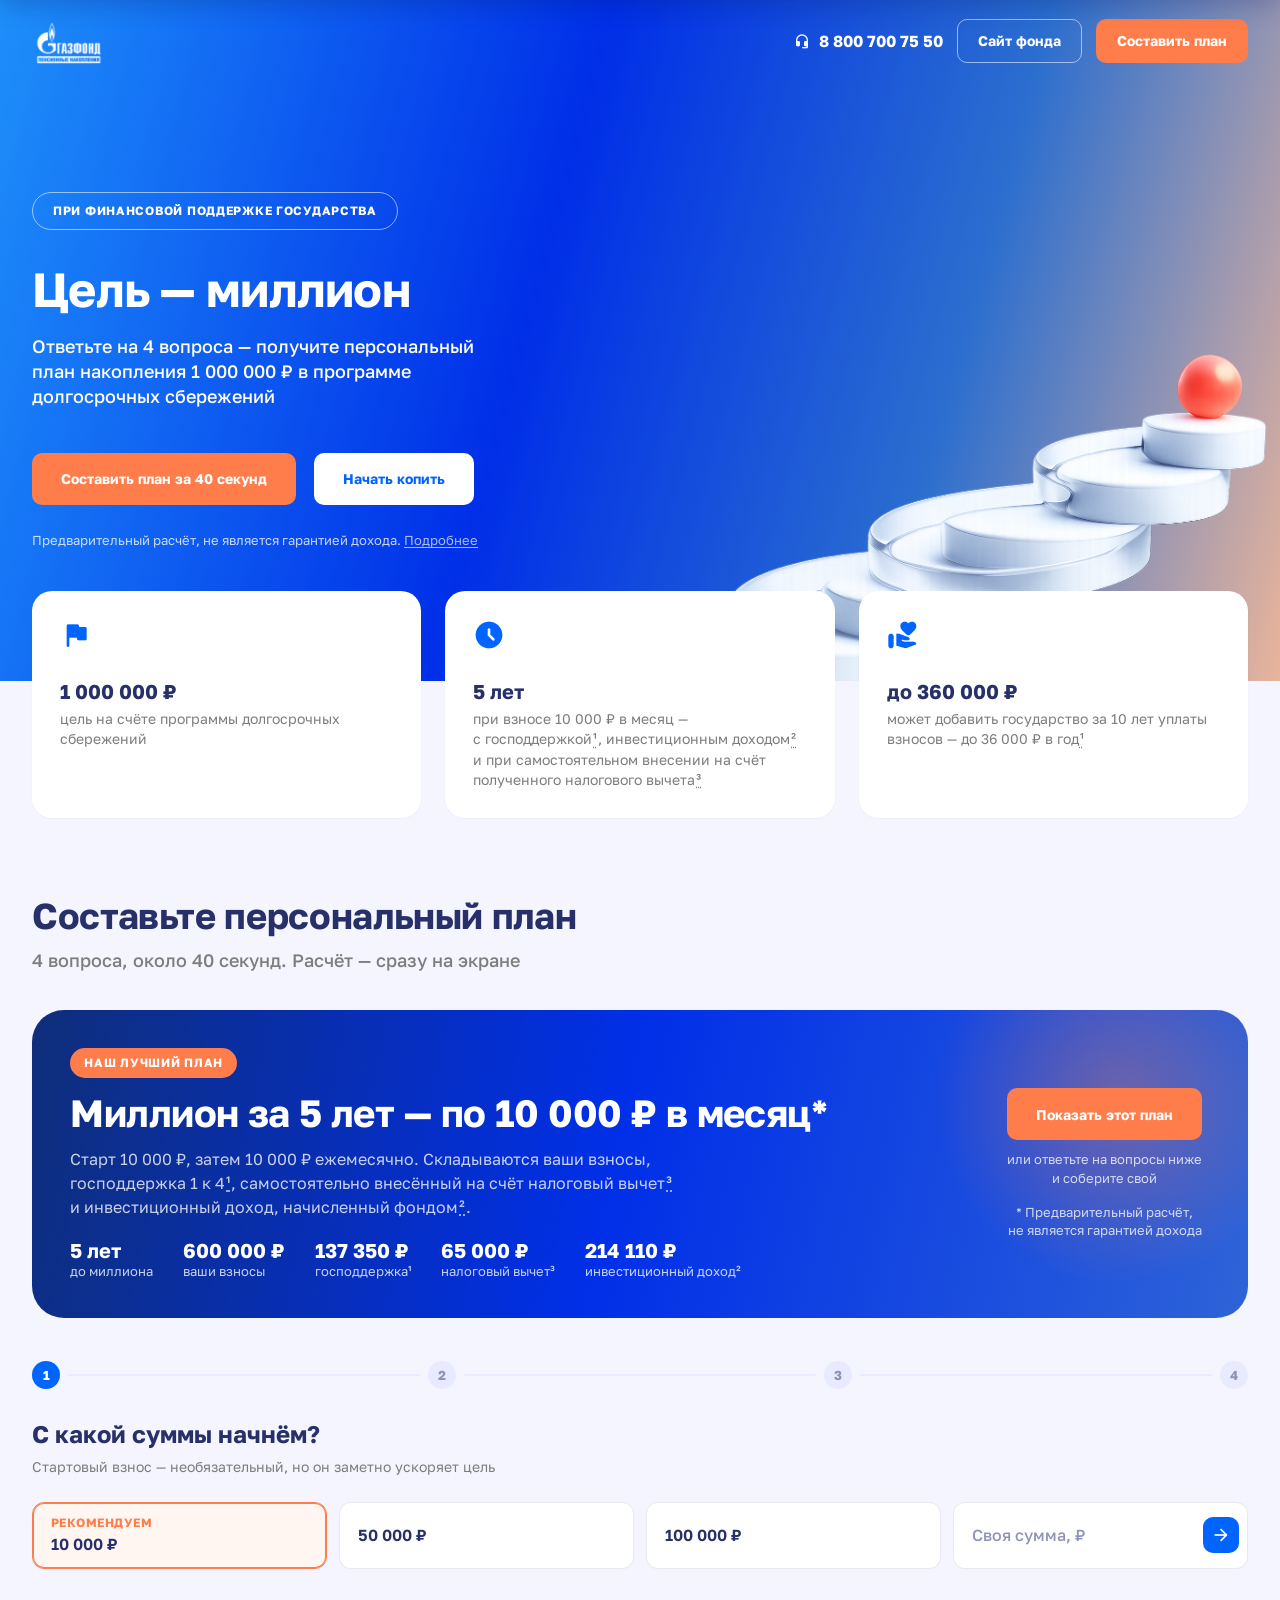
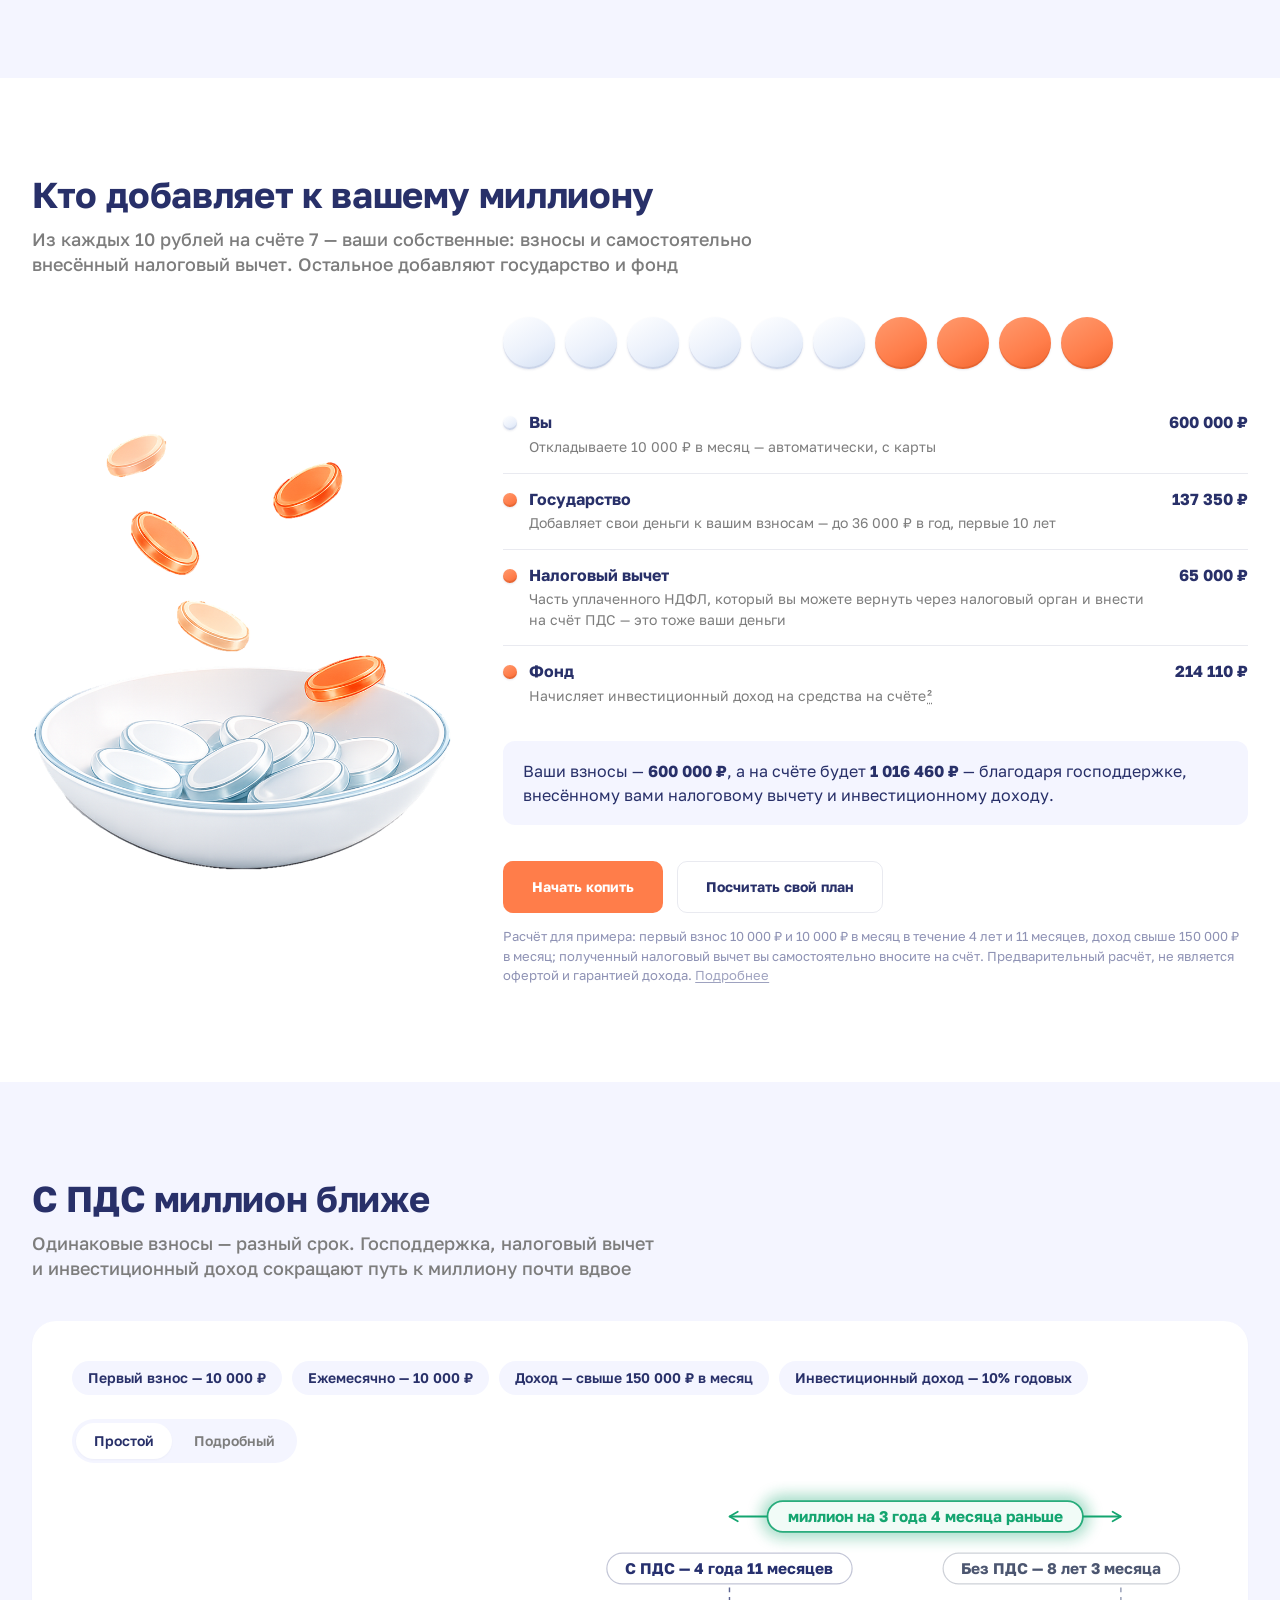
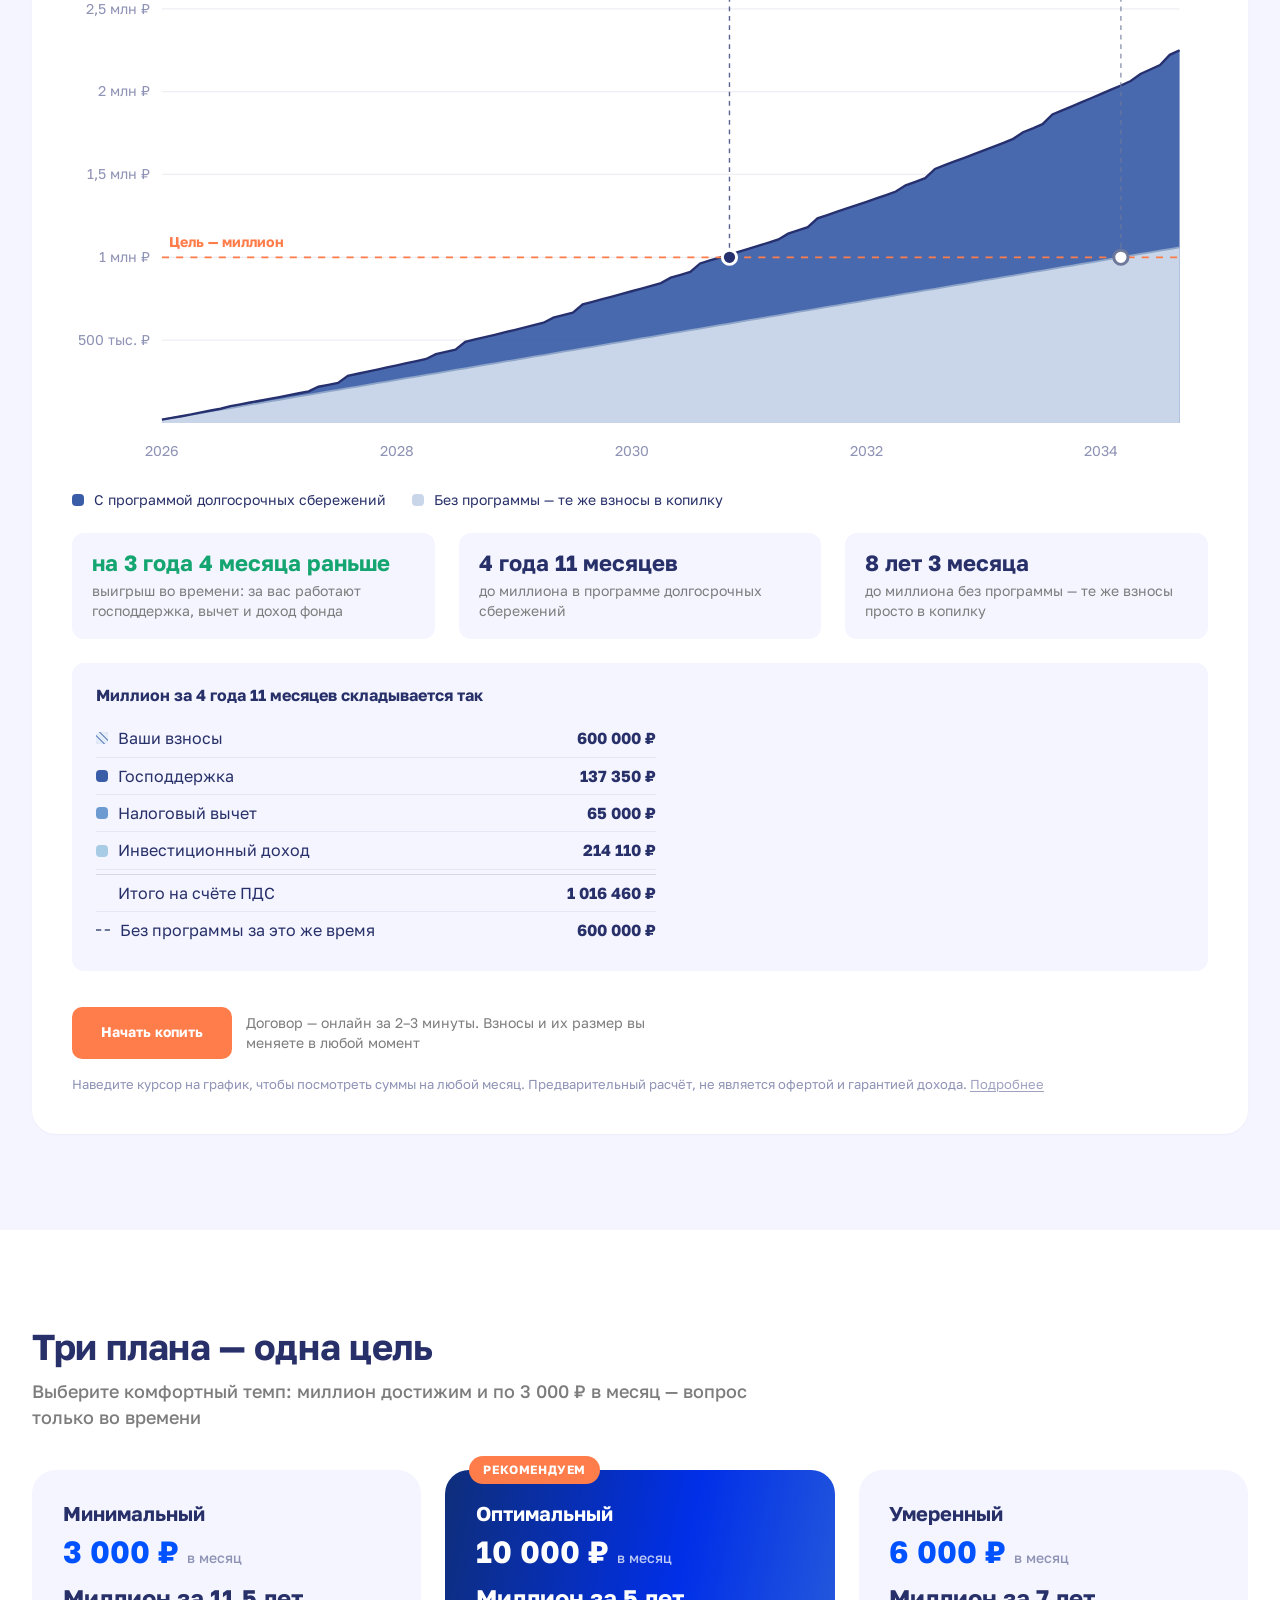
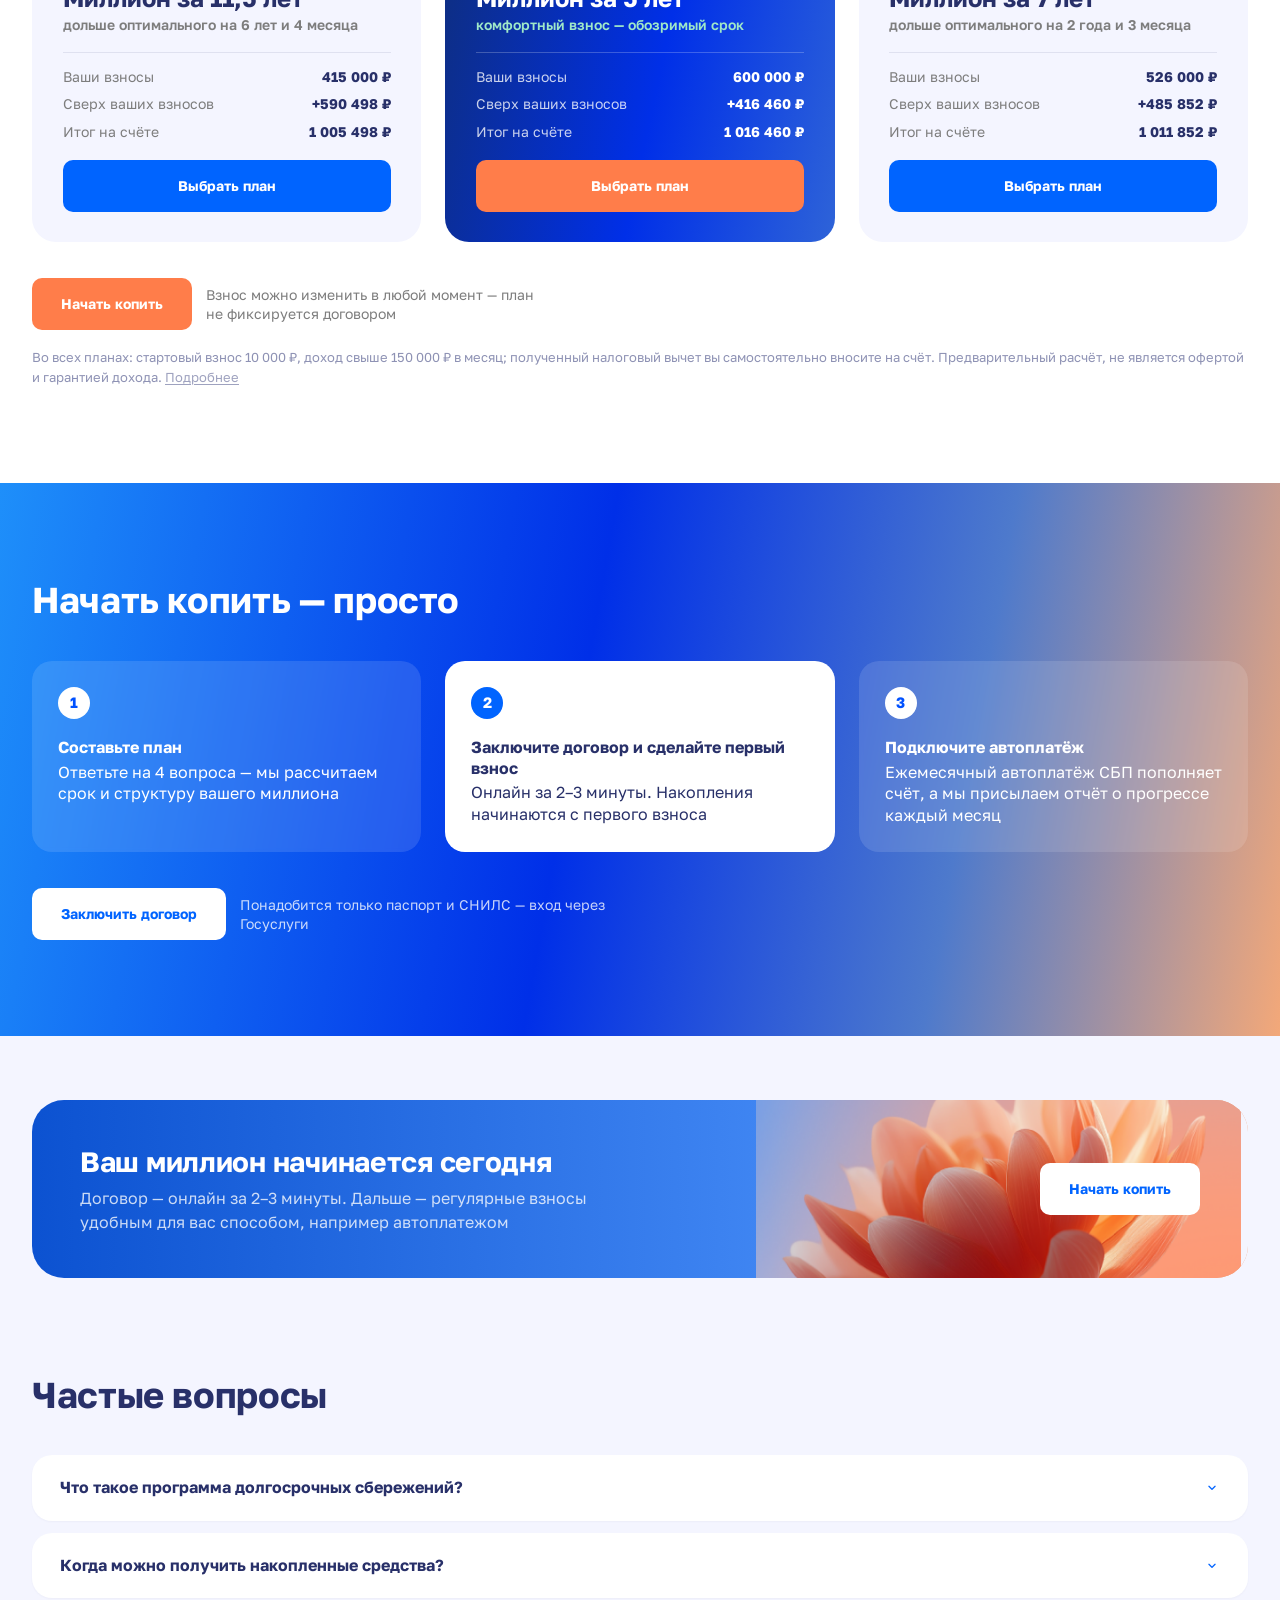
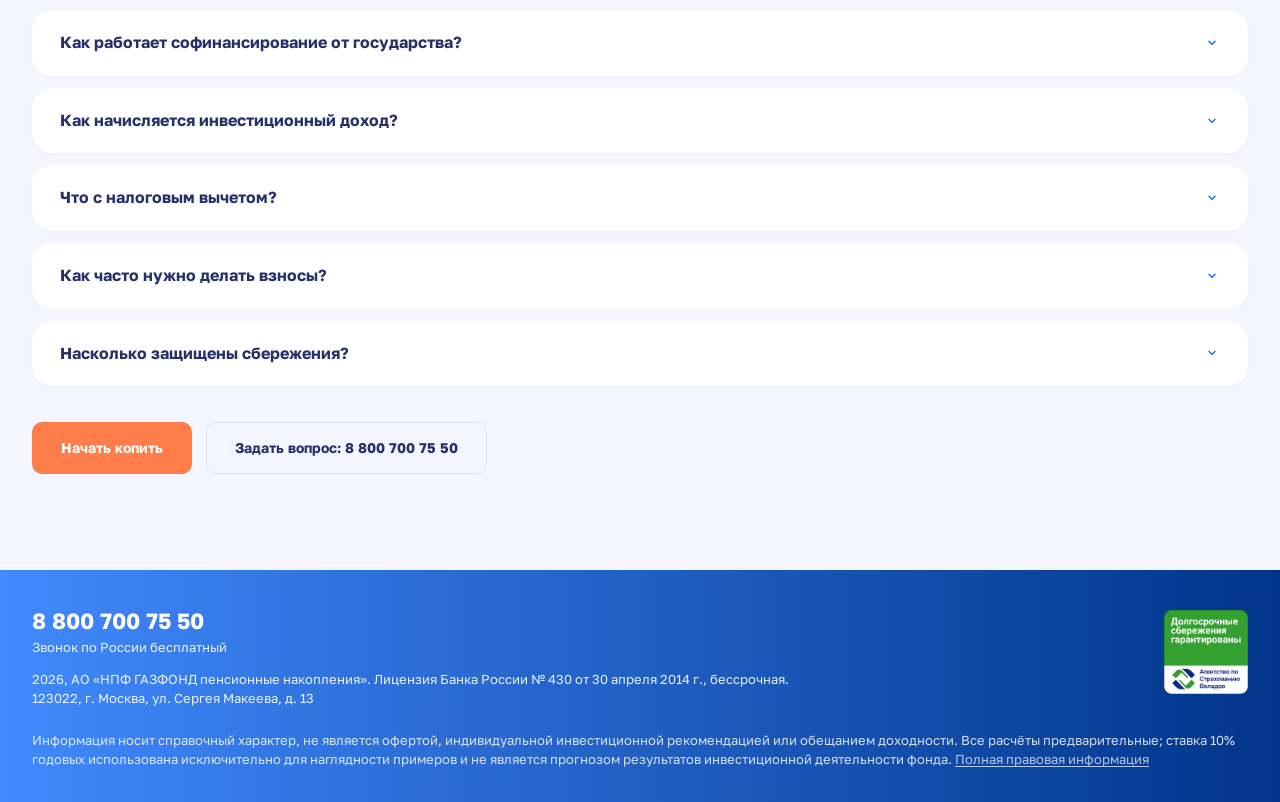
<file: v1/index.html>
<!DOCTYPE html>
<html lang="ru">
<head>
<meta charset="utf-8">
<meta name="viewport" content="width=device-width, initial-scale=1">
<title>Цель — миллион | НПФ ГАЗФОНД пенсионные накопления</title>
<!-- Шрифты лежат в assets/fonts (без внешних запросов к Google Fonts).
     Golos Text — SIL OFL 1.1; Material Symbols Rounded — Apache 2.0; лицензии рядом с файлами.
     Иконочный шрифт урезан до используемых значков: новый значок → пересобрать файл (см. DEPLOY.md). -->
<link rel="preload" href="assets/fonts/golos-text-400.woff2" as="font" type="font/woff2" crossorigin>
<link rel="preload" href="assets/fonts/golos-text-700.woff2" as="font" type="font/woff2" crossorigin>
<link rel="preload" href="assets/fonts/material-symbols-rounded.woff2" as="font" type="font/woff2" crossorigin>
<style>
/* ============ шрифты (локальные) ============ */
@font-face{font-family:"Golos Text";font-style:normal;font-weight:400;font-display:swap;src:url("assets/fonts/golos-text-400.woff2") format("woff2")}
@font-face{font-family:"Golos Text";font-style:normal;font-weight:500;font-display:swap;src:url("assets/fonts/golos-text-500.woff2") format("woff2")}
@font-face{font-family:"Golos Text";font-style:normal;font-weight:600;font-display:swap;src:url("assets/fonts/golos-text-600.woff2") format("woff2")}
@font-face{font-family:"Golos Text";font-style:normal;font-weight:700;font-display:swap;src:url("assets/fonts/golos-text-700.woff2") format("woff2")}
@font-face{font-family:"Golos Text";font-style:normal;font-weight:800;font-display:swap;src:url("assets/fonts/golos-text-800.woff2") format("woff2")}
@font-face{font-family:"Material Symbols Rounded";font-style:normal;font-weight:400;font-display:block;src:url("assets/fonts/material-symbols-rounded.woff2") format("woff2")}

/* ============ foundations (токены дизайн-системы ГАЗФОНД ПН) ============ */
:root{
  --blue-50:#F4F5FF;--blue-100:#E8EBFF;--blue-200:#B9CEFF;--blue-300:#6BABFF;
  --blue-400:#3F85F2;--blue-500:#0064FF;--blue-600:#0051FF;--blue-700:#0042DD;
  --blue-800:#01358A;--blue-vivid:#002FE8;--sky-400:#1E8FFA;--sky-500:#4189FD;
  --navy-900:#283069;--navy-500:#8E92B4;
  --orange-500:#FF7D4A;--orange-400:#FF9F78;--orange-200:#FFCBB8;
  --teal-400:#36DFDD;--periwinkle-400:#9A9FFB;
  --white:#FFFFFF;--grey-100:#EDEDF2;--grey-300:#CECECE;--grey-500:#7D7D7D;
  --success-500:#14A570;--danger-500:#FF7641;

  --surface-page:var(--blue-50);--surface-card:var(--white);
  --text-heading:var(--navy-900);--text-body:var(--navy-900);
  --text-secondary:var(--grey-500);--text-muted:var(--navy-500);
  --text-on-dark:#fff;--text-on-dark-muted:rgba(255,255,255,.78);
  --border-subtle:rgba(40,48,105,.10);--border-on-dark:rgba(255,255,255,.55);

  --gradient-hero:linear-gradient(105deg,var(--sky-400) 0%,var(--blue-vivid) 42%,#2B6ECF 72%,#E9B49B 100%);
  --gradient-section:linear-gradient(100deg,var(--sky-400) 0%,var(--blue-vivid) 45%,#4E7ACC 74%,#F3A879 100%);
  --gradient-banner:linear-gradient(90deg,#0C52D1 0%,var(--blue-400) 60%,#F0A177 100%);
  --gradient-footer:linear-gradient(90deg,var(--sky-500) 0%,#215FC3 50%,var(--blue-800) 100%);

  --font-core:"Golos Text","Helvetica Neue",Helvetica,Arial,sans-serif;
  --fs-hero:48px;--fs-h2:36px;--fs-h3:24px;--fs-h4:20px;--fs-lead:18px;
  --fs-body:16px;--fs-caption:14px;--fs-micro:13px;--fs-eyebrow:12px;

  --radius-sm:10px;--radius-md:12px;--radius-xl:20px;--radius-2xl:24px;--radius-3xl:32px;--radius-full:999px;
  --gutter:24px;--container-max:1360px;--container-pad:32px;--section-y:96px;
  --control-h:52px;--control-h-sm:44px;
  --shadow-card:0 1px 2px rgba(40,48,105,.04);
  --shadow-raised:0 8px 24px rgba(40,48,105,.08);
  --shadow-focus:0 0 0 3px rgba(0,100,255,.24);
}
*,*::before,*::after{box-sizing:border-box}
body{margin:0;font:400 var(--fs-body)/1.45 var(--font-core);color:var(--text-body);background:var(--surface-page);-webkit-font-smoothing:antialiased}
h1,h2,h3,h4{margin:0;color:var(--text-heading);letter-spacing:-0.01em}
h1{font:700 var(--fs-hero)/1.08 var(--font-core);letter-spacing:-0.015em}
h2{font:700 var(--fs-h2)/1.15 var(--font-core)}
h3{font:700 var(--fs-h3)/1.25 var(--font-core)}
p{margin:0;text-wrap:pretty}
a{color:var(--blue-500);text-decoration:none}
a:hover{color:var(--blue-600);text-decoration:underline}
:focus-visible{outline:none;box-shadow:var(--shadow-focus)}
.gz-icon{font-family:"Material Symbols Rounded";font-weight:400;font-style:normal;line-height:1;display:inline-block;font-variation-settings:"FILL" 1,"wght" 400,"GRAD" 0,"opsz" 24;letter-spacing:normal;white-space:nowrap;direction:ltr;-webkit-font-feature-settings:"liga";font-feature-settings:"liga"}
.container{max-width:var(--container-max);margin:0 auto;padding:0 var(--container-pad)}
.section{padding:var(--section-y) 0}

/* ============ primitives ============ */
.btn{display:inline-flex;align-items:center;justify-content:center;gap:8px;border:1px solid transparent;white-space:nowrap;font-family:var(--font-core);font-weight:700;font-size:var(--fs-caption);border-radius:var(--radius-sm);text-decoration:none;cursor:pointer;height:var(--control-h);padding:0 28px;transition:background .15s ease,color .15s ease}
.btn:hover{text-decoration:none}
.btn-sm{height:var(--control-h-sm);padding:0 20px}
.btn-primary{background:var(--blue-500);color:#fff}.btn-primary:hover{background:var(--blue-600);color:#fff}
.btn-accent{background:var(--orange-500);color:#fff}.btn-accent:hover{background:#FF6B31;color:#fff}
.btn-ondark{background:#fff;color:var(--blue-500)}.btn-ondark:hover{background:#EDF1FF;color:var(--blue-500)}
.btn-ghost{background:transparent;color:#fff;border-color:var(--border-on-dark)}.btn-ghost:hover{background:rgba(255,255,255,.12);color:#fff}
.btn-quiet{background:transparent;color:var(--navy-900);border-color:var(--border-subtle)}.btn-quiet:hover{background:var(--blue-50)}
.badge{display:inline-flex;align-items:center;height:38px;padding:0 20px;border-radius:var(--radius-full);font-size:var(--fs-eyebrow);font-weight:700;letter-spacing:.06em;text-transform:uppercase;border:1px solid var(--border-on-dark);color:#fff}
.card{background:var(--surface-card);border-radius:var(--radius-2xl);box-shadow:var(--shadow-card)}
.legal{font:400 var(--fs-micro)/1.5 var(--font-core);color:var(--text-muted)}
/* ============ переносы (единые правила проекта) ============
   Абзацы — с переносами по словарю русского языка; заголовки, кнопки и числа — без переносов.
   Неразрывные пробелы внутри чисел, перед ₽ и после предлогов ставит скрипт typoFix(). */
p,.sub,.legal,.hero-sub,.r-sub,.q-why,.faq-a,.step-body,.plan-diff,.sec-cta-note,.plan-hint,.s-what,.d-sub,.cmp-stat .c,.footer-legal,.share-total,.utp-sub,.stat-caption,.leg-row small{
  -webkit-hyphens:auto;hyphens:auto;-webkit-hyphenate-limit-chars:6 3 3;hyphenate-limit-chars:6 3 3;overflow-wrap:anywhere}
h1,h2,h3,.btn,.btn-tool,.r-opt,.chip,.plan-tag,.utp-eyebrow,.badge,.plan-name{-webkit-hyphens:manual;hyphens:manual}
.stat-value,.plan-pay,.plan-term,.utp-fact b,.cmp-stat .v,.s-sum,.leg-row b,.donut-total,.rbar-total,.r-head b,.deduct-line b,.footer-phone,.header-phone,.stickybar-phone{white-space:nowrap}
.r-opt small{white-space:normal}
.link-more{background:none;border:none;padding:0;margin:0;font:inherit;color:inherit;cursor:pointer;text-decoration:underline;text-underline-offset:2px;opacity:.85}
.link-more:hover{opacity:1}
.fn-ref{background:none;border:none;padding:0 1px;margin:0;font:inherit;color:inherit;cursor:pointer;text-decoration:underline dotted;text-underline-offset:2px}
#fn-pop{position:absolute;z-index:60;max-width:360px;background:#fff;color:var(--navy-900);border:1px solid #d5def5;border-radius:10px;box-shadow:0 8px 24px rgba(20,30,80,.14);padding:12px 14px;font:400 var(--fs-micro)/1.5 var(--font-core);display:none}
.fn-print{display:none}
@media print{.fn-print{display:block!important}.legal-rest[hidden]{display:inline!important}#flegal-body[hidden]{display:block!important}.link-more,#fn-pop{display:none!important}}

/* ============ фиксированная плашка при прокрутке ============ */
.stickybar{position:fixed;top:0;left:0;right:0;z-index:70;background:rgba(9,42,150,.96);backdrop-filter:blur(10px);-webkit-backdrop-filter:blur(10px);
  transform:translateY(-100%);transition:transform .28s ease;box-shadow:0 6px 24px rgba(10,20,80,.22)}
.stickybar.on{transform:translateY(0)}
.stickybar-in{max-width:var(--container-max);margin:0 auto;padding:10px var(--container-pad);display:flex;align-items:center;gap:16px}
.stickybar-in img{height:34px;display:block}
.stickybar-phone{margin-left:auto;display:flex;align-items:center;gap:8px;color:#fff;font:700 var(--fs-caption)/1 var(--font-core);white-space:nowrap}
.stickybar-phone .gz-icon{font-size:20px}
.stickybar .btn{height:40px;padding:0 18px}
@media (max-width:767px){.stickybar-in{gap:10px}.stickybar-in img{height:28px}.stickybar-phone span:not(.gz-icon){display:none}.stickybar-phone{margin-left:auto}.stickybar .btn{padding:0 14px;font-size:14px}}

/* ============ header / hero ============ */
.hero{position:relative;background:var(--gradient-hero);padding-bottom:130px;overflow:hidden}
.hero-petals{position:absolute;right:12px;bottom:-16px;width:44%;min-width:520px;pointer-events:none;
  background:transparent;filter:none;box-shadow:none;outline:none;mix-blend-mode:normal;opacity:1}
.hero-inner{position:relative;z-index:1}
.site-header{display:flex;align-items:center;gap:28px;padding:18px var(--container-pad);max-width:var(--container-max);margin:0 auto}
.site-header img{height:46px;display:block}
.header-right{margin-left:auto;display:flex;align-items:center;gap:14px}
.header-phone{display:flex;align-items:center;gap:9px;color:#fff;font:700 var(--fs-body)/1 var(--font-core);white-space:nowrap}
.hero-content{max-width:var(--container-max);margin:0 auto;padding:110px var(--container-pad) 0}
.hero-content h1{color:#fff;margin-top:34px;max-width:640px}
.hero-sub{color:#fff;font:500 var(--fs-lead)/1.4 var(--font-core);margin-top:18px;max-width:560px}
.hero-cta{display:flex;gap:18px;margin-top:44px;flex-wrap:wrap}
.hero-legal{color:var(--text-on-dark-muted);margin-top:26px;max-width:640px}

/* ============ stat cards ============ */
.stats{max-width:var(--container-max);margin:-90px auto 0;padding:0 var(--container-pad);position:relative;z-index:2;display:grid;grid-template-columns:repeat(3,1fr);gap:var(--gutter)}
.stat-card{padding:28px;border-radius:var(--radius-xl)}
.stat-card .gz-icon{font-size:32px;color:var(--blue-500)}
.stat-value{font:700 var(--fs-h4)/1.2 var(--font-core);color:var(--navy-900);margin-top:22px}
.stat-caption{font:400 var(--fs-caption)/1.45 var(--font-core);color:var(--text-secondary);margin-top:6px}

/* ============ section heading ============ */
.sec-head{margin-bottom:40px}
.sec-head .sub{font:500 var(--fs-lead)/1.4 var(--font-core);color:var(--text-secondary);margin-top:12px;max-width:720px}
.on-dark h2{color:#fff}
.on-dark .sub{color:var(--text-on-dark-muted)}

/* ============ feature cards ============ */
.grid-2{display:grid;grid-template-columns:1fr 1fr;gap:var(--gutter)}
.grid-3{display:grid;grid-template-columns:1fr 1fr 1fr;gap:var(--gutter)}
.feature{position:relative;overflow:hidden;padding:32px;min-height:280px;display:flex;flex-direction:column}
.feature p{font:400 var(--fs-caption)/1.5 var(--font-core);color:var(--text-secondary);margin-top:10px;max-width:58%}
/* иллюстрации квадратные (1:1): прижаты к правому краю с отступом и подняты к центру карточки */
.feature img{position:absolute;right:24px;top:50%;transform:translateY(-46%);width:32%;max-width:186px;pointer-events:none}
.feature .tag{display:inline-flex;align-self:flex-start;align-items:center;height:28px;padding:0 14px;border-radius:var(--radius-full);background:var(--blue-100);color:var(--blue-600);font:700 var(--fs-eyebrow)/1 var(--font-core);letter-spacing:.06em;text-transform:uppercase;margin-bottom:14px}

/* ============ quiz ============ */
/* Секция плана — во всю ширину экрана, без карточек и рамок */
.quiz-band{background:var(--surface-page);padding:clamp(48px,6vw,88px) 0 clamp(56px,6vw,96px)}
.quiz-wrap{max-width:1360px;margin:0 auto;padding:0 clamp(20px,3vw,32px)}
.quiz-band .sec-head{margin-bottom:clamp(24px,3vw,36px)}

/* УТП-блок: готовый план в один клик */
.utp{background:linear-gradient(102deg,#0F2E7A 0%,var(--blue-vivid) 48%,#2E63D8 100%);
  border-radius:var(--radius-3xl);color:#fff;padding:clamp(24px,3vw,40px);
  display:grid;grid-template-columns:1fr auto;gap:clamp(20px,3vw,40px);align-items:center;
  margin-bottom:clamp(28px,3.4vw,44px);position:relative;overflow:hidden}
.utp::after{content:"";position:absolute;right:-80px;top:-120px;width:420px;height:420px;
  background:radial-gradient(circle,rgba(255,125,74,.35) 0%,transparent 62%);pointer-events:none}
.utp-main{position:relative;z-index:1;min-width:0}
.utp-eyebrow{display:inline-flex;align-items:center;height:30px;padding:0 14px;border-radius:var(--radius-full);
  background:var(--orange-500);color:#fff;font:700 var(--fs-eyebrow)/1 var(--font-core);letter-spacing:.06em;text-transform:uppercase}
.utp-title{color:#fff;margin-top:14px;font:700 clamp(24px,3.1vw,38px)/1.12 var(--font-core);letter-spacing:-0.015em}
.utp-sub{color:var(--text-on-dark-muted);margin-top:12px;font:400 var(--fs-body)/1.5 var(--font-core);max-width:640px}
.utp-facts{display:flex;flex-wrap:wrap;gap:12px 30px;margin-top:20px}
.utp-fact{display:flex;flex-direction:column;gap:2px}
.utp-fact b{font:700 var(--fs-h4)/1.1 var(--font-core);color:#fff}
.utp-fact span{font:400 var(--fs-micro)/1.3 var(--font-core);color:var(--text-on-dark-muted)}
.utp-cta{position:relative;z-index:1;display:flex;flex-direction:column;align-items:center;gap:10px;text-align:center}
.utp-note{font:400 var(--fs-micro)/1.4 var(--font-core);color:var(--text-on-dark-muted);max-width:210px}

/* Карточка квиза: без рамки и тени. Высота — по содержимому: на вопросах компактная,
   на экране результата раскрывается. Смена высоты анимируется скриптом (morphHeight):
   .quiz-body получает явную высоту на время перехода, затем снова auto */
.quiz-card{padding:0;max-width:none;margin:0;background:transparent;box-shadow:none;border-radius:0;
  min-height:0;display:flex;flex-direction:column}
.quiz-steps{flex:none}
.quiz-body{flex:none;min-height:0;display:flex;flex-direction:column;transition:height .3s ease}
.quiz-body.is-resizing{overflow:hidden}
/* Контент прижат к прогресс-линии сверху: вопросы не «прыгают» при смене шага */
.q-inner{margin-top:0;width:100%;animation:q-fade .18s ease}
@keyframes q-fade{from{opacity:0;transform:translateY(4px)}to{opacity:1;transform:none}}
.qsteps{display:flex;gap:8px;align-items:center;margin-bottom:clamp(20px,2.4vw,30px)}
.qstep-disc{width:28px;height:28px;flex:none;border-radius:var(--radius-full);display:flex;align-items:center;justify-content:center;font:700 13px/1 var(--font-core);background:var(--blue-100);color:var(--navy-500)}
.qstep-disc.active{background:var(--blue-500);color:#fff}
.qstep-disc.done{background:var(--success-500);color:#fff}
.qstep-bar{flex:1;height:2px;background:var(--blue-100);border-radius:2px}
.qstep-bar.done{background:var(--success-500)}
.q-title{font:700 var(--fs-h3)/1.25 var(--font-core);color:var(--navy-900)}
.q-why{font:400 var(--fs-caption)/1.45 var(--font-core);color:var(--text-secondary);margin-top:8px}
.chips{display:grid;grid-template-columns:repeat(auto-fit,minmax(clamp(140px,17vw,210px),1fr));gap:12px;margin-top:clamp(16px,2vw,24px)}
.chip{position:relative;border:1px solid var(--border-subtle);background:#fff;border-radius:var(--radius-md);padding:14px 18px;cursor:pointer;font:600 var(--fs-body)/1.2 var(--font-core);color:var(--navy-900);text-align:left;transition:border-color .15s,background .15s,box-shadow .15s}
.chip:hover{border-color:var(--blue-500)}
.chip.selected{border-color:var(--blue-500);background:var(--blue-50);box-shadow:inset 0 0 0 1px var(--blue-500)}
.chip small{display:block;font:400 var(--fs-micro)/1.3 var(--font-core);color:var(--text-muted);margin-top:4px}
/* акцентный («самый вкусный») вариант — глаз цепляется, но выбор остаётся свободным */
.chip-accent{border-color:var(--orange-500);background:#FFF6F2;box-shadow:inset 0 0 0 1px var(--orange-500)}
.chip-accent:hover{border-color:var(--action-accent-hover);background:#FFEFE8}
.chip-tag{display:block;font:700 var(--fs-eyebrow)/1 var(--font-core);letter-spacing:.04em;text-transform:uppercase;color:var(--orange-500);margin-bottom:6px}
.chip-wide{grid-column:1/-1}
/* поле ручного ввода прямо в сетке вариантов */
.chip-field{display:flex;align-items:center;gap:8px;padding:0 8px 0 16px;cursor:text}
.chip-field:focus-within{border-color:var(--blue-500);box-shadow:inset 0 0 0 1px var(--blue-500)}
.chip-input{flex:1;min-width:0;border:none;outline:none;background:transparent;height:50px;font:600 var(--fs-body)/1 var(--font-core);color:var(--navy-900)}
.chip-input::placeholder{color:var(--text-muted);font-weight:500}
.chip-go{flex:none;width:36px;height:36px;border:none;border-radius:var(--radius-sm);background:var(--blue-500);color:#fff;cursor:pointer;display:flex;align-items:center;justify-content:center}
.chip-go:hover{background:var(--blue-600)}
.chip-go .gz-icon{font-size:20px}
.q-nav{display:flex;align-items:center;gap:16px;margin-top:32px}
.q-back{background:none;border:none;cursor:pointer;color:var(--text-muted);font:600 var(--fs-caption)/1 var(--font-core);display:inline-flex;align-items:center;gap:4px;padding:8px 0}
.q-back:hover{color:var(--navy-900)}
.q-error{display:none;color:var(--danger-500);font:400 var(--fs-caption)/1.4 var(--font-core);margin-top:12px}
.q-error.show{display:block}
.plate{display:flex;gap:10px;align-items:flex-start;background:var(--blue-50);border-radius:var(--radius-md);padding:14px 16px;font:400 var(--fs-caption)/1.45 var(--font-core);color:var(--navy-900);margin-top:20px}
.plate .gz-icon{color:var(--blue-500);font-size:20px;flex:none}

/* ============ result ============ */
.r-head{font:700 clamp(21px,2.4vw,28px)/1.2 var(--font-core);color:var(--navy-900)}
.r-sub{font:400 var(--fs-body)/1.5 var(--font-core);color:var(--text-secondary);margin-top:10px}
.r-grid{display:grid;grid-template-columns:minmax(220px,300px) 1fr;gap:clamp(20px,3vw,40px);margin-top:clamp(20px,2.6vw,32px);align-items:start}
.donut{width:clamp(180px,20vw,260px);aspect-ratio:1;border-radius:50%;position:relative;margin:0 auto}
.donut::after{content:"";position:absolute;inset:17%;background:var(--surface-page);border-radius:50%}
.donut-center{position:absolute;inset:17%;display:flex;flex-direction:column;align-items:center;justify-content:center;text-align:center;z-index:1;padding:10px}
.donut-total{font:700 22px/1.1 var(--font-core);color:var(--navy-900)}
.donut-label{font:400 var(--fs-micro)/1.3 var(--font-core);color:var(--text-muted);margin-top:6px}
/* мобильная замена кольца: сумма + полоса */
.rbar-wrap{padding:4px 0 2px}
.rbar-total{font:800 clamp(28px,8vw,36px)/1.1 var(--font-core);color:var(--navy-900);white-space:nowrap}
.rbar-label{font:400 var(--fs-caption)/1.3 var(--font-core);color:var(--text-muted);margin-top:4px}
.rbar{position:relative;height:22px;border-radius:11px;overflow:hidden;background:#E8ECF8;margin-top:14px}
.rbar span{position:absolute;top:0;height:100%}
.leg{display:flex;flex-direction:column;gap:12px}
.leg-row{display:flex;align-items:center;gap:10px;font:400 var(--fs-caption)/1.3 var(--font-core);color:var(--navy-900)}
.leg-dot{width:12px;height:12px;border-radius:4px;flex:none}
.leg-row b{margin-left:auto;font-weight:700;white-space:nowrap}
.r-options{display:flex;flex-wrap:wrap;gap:12px;margin-top:24px}
.r-opt{border:1px solid var(--border-subtle);background:#fff;border-radius:var(--radius-md);padding:12px 18px;cursor:pointer;font:600 var(--fs-caption)/1.35 var(--font-core);color:var(--blue-600);text-align:left}
.r-opt:hover{border-color:var(--blue-500);background:var(--blue-50)}
.r-opt small{display:block;font-weight:400;color:var(--text-muted)}
/* ветка «подберём реалистичный план»: варианты парят и светятся, чтобы их нельзя было не заметить */
.r-options--glow .r-opt{position:relative;border-color:var(--orange-500);background:#fff;animation:optFloat 3.2s ease-in-out infinite;box-shadow:0 8px 22px rgba(255,125,74,.28),0 0 0 0 rgba(255,125,74,.45)}
.r-options--glow .r-opt:nth-child(2){animation-delay:-1.1s}
.r-options--glow .r-opt:nth-child(3){animation-delay:-2.2s}
.r-options--glow .r-opt:hover{background:#FFF6F2;box-shadow:0 12px 28px rgba(255,125,74,.4)}
@keyframes optFloat{0%,100%{transform:translateY(0);box-shadow:0 8px 22px rgba(255,125,74,.28),0 0 0 0 rgba(255,125,74,.45)}50%{transform:translateY(-5px);box-shadow:0 16px 30px rgba(255,125,74,.34),0 0 0 8px rgba(255,125,74,0)}}
@media (prefers-reduced-motion:reduce){.r-options--glow .r-opt{animation:none}}
.deduct{background:var(--blue-50);border-radius:var(--radius-md);margin-top:18px;padding:16px 18px}
.deduct-line{display:flex;gap:10px;align-items:flex-start}
.deduct-line .gz-icon{color:var(--orange-500);font-size:22px;flex:none}
.deduct-line .d-sub{display:block;color:var(--text-secondary);font:400 var(--fs-caption)/1.4 var(--font-core);margin-top:3px}
.checkbox{display:flex;gap:10px;align-items:flex-start;margin-top:12px;cursor:pointer;font:500 var(--fs-caption)/1.4 var(--font-core);color:var(--navy-900)}
.checkbox input{width:18px;height:18px;margin:1px 0 0;accent-color:var(--blue-500);flex:none;cursor:pointer}
.r-cta{display:flex;gap:12px;margin-top:18px;flex-wrap:wrap}
/* сохранение и отправка плана */
.plan-tools{margin-top:14px;display:flex;flex-wrap:wrap;gap:10px;align-items:center}
.btn-tool{display:inline-flex;align-items:center;gap:8px;height:42px;padding:0 16px;border:1px solid var(--border-subtle);border-radius:var(--radius-md);background:#fff;color:var(--navy-900);font:600 var(--fs-caption)/1 var(--font-core);cursor:pointer;transition:border-color .15s,background .15s}
.btn-tool:hover{border-color:var(--blue-500);background:var(--blue-50)}
.btn-tool .gz-icon{font-size:19px;color:var(--blue-500)}
.btn-tool-main{border-color:var(--blue-500);color:var(--blue-500)}
.btn-tool-main .gz-icon{color:var(--blue-500)}
.plan-hint{font:400 var(--fs-micro)/1.4 var(--font-core);color:var(--text-muted);flex-basis:100%;margin-top:2px}
.plan-copied{color:var(--success-500);font-weight:600}
@media (max-width:767px){.plan-tools{gap:8px}.btn-tool{height:44px}}
.r-legal{margin-top:16px}
.presets-grid{display:grid;grid-template-columns:1fr 1fr;gap:12px;margin-top:24px}
.r-restart{margin-top:20px}

/* ============ CTA в разделах ============
   Один класс на все секционные кнопки: единый ритм отступов и удобная точка
   для аналитики (data-cta="<секция>"). */
.sec-cta{display:flex;flex-wrap:wrap;align-items:center;gap:14px;margin-top:clamp(24px,3vw,36px)}
.sec-cta .sec-cta-note{font:400 var(--fs-caption)/1.4 var(--font-core);color:var(--text-secondary);max-width:420px}
.band-gradient .sec-cta .sec-cta-note{color:var(--text-on-dark-muted)}
@media (max-width:767px){.sec-cta{flex-direction:column;align-items:stretch}.sec-cta .btn{width:100%}}

/* ============ три плана ============ */
.plans{display:grid;grid-template-columns:repeat(3,1fr);gap:var(--gutter);align-items:stretch}
.plan{background:var(--blue-50);border-radius:var(--radius-2xl);padding:clamp(22px,2.4vw,32px);display:flex;flex-direction:column;position:relative}
.plan-best{background:linear-gradient(102deg,#0F2E7A 0%,var(--blue-vivid) 55%,#2E63D8 100%);color:#fff}
.plan-tag{position:absolute;top:-14px;left:24px;height:28px;padding:0 14px;border-radius:var(--radius-full);background:var(--orange-500);color:#fff;font:700 var(--fs-eyebrow)/28px var(--font-core);letter-spacing:.05em;text-transform:uppercase}
.plan-name{font:700 var(--fs-h4)/1.2 var(--font-core);color:var(--navy-900)}
.plan-best .plan-name{color:#fff}
.plan-pay{font:700 clamp(24px,2.4vw,32px)/1.1 var(--font-core);color:var(--blue-600);margin-top:10px}
.plan-best .plan-pay{color:#fff}
.plan-pay small{font:500 var(--fs-caption)/1 var(--font-core);color:var(--text-muted)}
.plan-best .plan-pay small{color:rgba(255,255,255,.75)}
.plan-term{font:700 var(--fs-h3)/1.15 var(--font-core);color:var(--navy-900);margin-top:16px}
.plan-best .plan-term{color:#fff}
.plan-diff{font:600 var(--fs-caption)/1.35 var(--font-core);color:var(--text-secondary);margin-top:4px;min-height:20px}
.plan-best .plan-diff{color:#9FE8C8}
.plan-rows{margin-top:16px;border-top:1px solid rgba(40,48,105,.10);padding-top:14px;display:flex;flex-direction:column;gap:8px;flex:1}
.plan-best .plan-rows{border-top-color:rgba(255,255,255,.22)}
.plan-row{display:flex;justify-content:space-between;gap:10px;font:400 var(--fs-caption)/1.4 var(--font-core);color:var(--text-secondary)}
.plan-best .plan-row{color:rgba(255,255,255,.78)}
.plan-row b{color:var(--navy-900);font-weight:700;white-space:nowrap}
.plan-best .plan-row b{color:#fff}
.plan .btn{margin-top:18px;width:100%}
@media (max-width:1119px){.plans{grid-template-columns:1fr 1fr}}
@media (max-width:767px){
  /* на телефоне планы листаются вбок: карточки одна за другой, соседняя выглядывает из-за края */
  .plans{display:flex;grid-template-columns:none;gap:14px;overflow-x:auto;scroll-snap-type:x mandatory;-webkit-overflow-scrolling:touch;
    padding:18px calc(var(--container-pad) + 2px) 8px;margin:0 calc(-1 * var(--container-pad));scrollbar-width:none}
  .plans::-webkit-scrollbar{display:none}
  .plans .plan{flex:0 0 82%;scroll-snap-align:center;min-height:100%}
  .plans-dots{display:flex;justify-content:center;gap:8px;margin-top:6px}
  .plans-dots span{width:8px;height:8px;border-radius:50%;background:#C9D3F0;transition:background .2s,transform .2s}
  .plans-dots span.on{background:var(--blue-500);transform:scale(1.25)}
  .plans-hint{text-align:center;font:400 var(--fs-micro)/1.4 var(--font-core);color:var(--text-muted);margin-top:8px}
}
@media (min-width:768px){.plans-dots,.plans-hint{display:none}}

/* ============ ритм секций ============
   Чередуем белую и лавандовую полосы (--blue-50 из ДС), один блок — на фирменном градиенте.
   Так секции визуально отделяются без лишних рамок и разделителей. */
.band-page{background:var(--surface-page)}   /* лавандовая подложка страницы */
.band-white{background:#fff}                  /* белая полоса-передышка */
.band-gradient{background:var(--gradient-section)}
.band-gradient .step-card{background:rgba(255,255,255,.12);box-shadow:none;backdrop-filter:blur(2px)}
.band-gradient .step-card .step-title,.band-gradient .step-card .step-body{color:#fff}
.band-gradient .step-card .step-num{background:#fff;color:var(--blue-600)}
.band-gradient .step-card.active{background:#fff}
.band-gradient .step-card.active .step-title,.band-gradient .step-card.active .step-body{color:var(--navy-900)}
.band-gradient .step-card.active .step-num{background:var(--blue-500);color:#fff}
/* на белой полосе карточки получают лавандовый тон (--surface-card-alt из ДС),
   на лавандовой — остаются белыми: цвет, а не тень, отделяет карточку от фона */
.band-white .card{background:var(--blue-50)}
.band-white .share-total{background:var(--blue-50)}
.band-page .card,.band-page .faq-item{background:#fff}
/* внутри квиза на лавандовом фоне вспомогательные плашки становятся белыми */
.quiz-band .plate{background:#fff}
.quiz-band .deduct{background:#fff}

/* ============ кто скидывается на ваш миллион ============ */
.share-grid{display:grid;grid-template-columns:minmax(260px,420px) 1fr;gap:clamp(24px,4vw,56px);align-items:center}
.share-art img{width:100%;height:auto;display:block}
.coins{display:flex;flex-wrap:wrap;gap:10px;margin-bottom:clamp(20px,2.6vw,28px)}
.coin{width:clamp(38px,4.4vw,52px);aspect-ratio:1;border-radius:50%;position:relative}
.coin-you{background:linear-gradient(150deg,#fff 0%,#EAF0FB 60%,#D3E0F3 100%);box-shadow:inset 0 -2px 0 rgba(40,48,105,.10),0 1px 2px rgba(40,48,105,.10)}
/* добавленные монеты — один оттенок и одна текстура на все три источника */
.coin-gov,.coin-tax,.coin-fund{background:linear-gradient(150deg,#FF9A6E 0%,#FF7D4A 62%,#F2652F 100%);
  box-shadow:inset 0 -2px 0 rgba(150,50,10,.18),0 1px 2px rgba(40,48,105,.12)}
.share-list{list-style:none;margin:0;padding:0}
.share-list li{display:flex;align-items:flex-start;gap:12px;padding:15px 0;border-bottom:1px solid var(--border-subtle)}
.share-list li:last-child{border-bottom:none}
.share-list .s-dot{width:14px;height:14px;border-radius:50%;flex:none;margin-top:4px}
.share-list .s-text{min-width:0}
/* название и пояснение — разными строками, иначе слипаются */
.share-list .s-who{display:block;font:700 var(--fs-body)/1.3 var(--font-core);color:var(--navy-900)}
.share-list .s-what{display:block;font:400 var(--fs-caption)/1.45 var(--font-core);color:var(--text-secondary);margin-top:4px}
.share-list .s-sum{margin-left:auto;font:700 var(--fs-body)/1.3 var(--font-core);color:var(--navy-900);white-space:nowrap;padding-left:16px}
.share-total{background:var(--blue-50);border-radius:var(--radius-md);padding:18px 20px;margin-top:20px;
  font:400 var(--fs-body)/1.5 var(--font-core);color:var(--navy-900)}
.share-total b{font-weight:700}
.share-legal{margin-top:14px}
@media (max-width:1119px){.share-grid{grid-template-columns:1fr;gap:24px}
  .share-art{max-width:340px;margin:0 auto}}

/* ============ сравнение с ПДС / без ПДС ============ */
.cmp-chips{display:flex;flex-wrap:wrap;gap:10px;margin-bottom:24px}
.cmp-chip{display:inline-flex;align-items:center;height:34px;padding:0 16px;border-radius:var(--radius-full);background:var(--blue-50);color:var(--navy-900);font:600 var(--fs-caption)/1 var(--font-core)}
.cmp-modes{display:inline-flex;gap:4px;padding:4px;border-radius:var(--radius-full);background:var(--blue-50);margin-bottom:18px}
.cmp-mode{border:none;background:transparent;cursor:pointer;height:36px;padding:0 18px;border-radius:var(--radius-full);
  font:600 var(--fs-caption)/1 var(--font-core);color:var(--text-secondary);transition:background .15s,color .15s}
.cmp-mode:hover{color:var(--navy-900)}
.cmp-mode.is-active{background:#fff;color:var(--navy-900);box-shadow:var(--shadow-card)}
.cmp-wrap{position:relative}
.cmp-glow{opacity:.35;animation:cmpGlow 2.4s ease-in-out infinite}
@keyframes cmpGlow{0%,100%{opacity:.25}50%{opacity:.75}}
@media (prefers-reduced-motion:reduce){.cmp-glow{animation:none;opacity:.4}}
.cmp-tip{position:absolute;display:none;pointer-events:none;background:#fff;border-radius:var(--radius-md);box-shadow:0 16px 44px rgba(23,29,71,.16);padding:14px 16px;font:400 var(--fs-caption)/1.5 var(--font-core);color:var(--navy-900);min-width:230px;z-index:3}
.cmp-tip .t-date{font-weight:700;margin-bottom:6px}
.cmp-tip .t-row{display:flex;gap:8px;align-items:baseline;justify-content:space-between}
.cmp-tip .t-row b{white-space:nowrap}
.cmp-tip .t-row{margin-top:2px}
.cmp-tip .t-total{font-weight:700;padding-bottom:6px;margin-bottom:4px;border-bottom:1px solid var(--border-subtle)}
.cmp-tip .t-total b{font-size:var(--fs-body)}
.cmp-tip .leg-dot{width:9px;height:9px;border-radius:3px}
.cmp-tip .t-sub{color:var(--text-muted);font-size:var(--fs-micro)}
.cmp-tip .t-diff{margin-top:6px;padding-top:6px;border-top:1px solid var(--border-subtle);color:var(--success-500);font-weight:700}
.cmp-legend{display:flex;gap:26px;flex-wrap:wrap;margin-top:18px}
.cmp-legend .leg-row{align-items:flex-start}
.cmp-legend .leg-dot{margin-top:3px}
.cmp-legend small{display:block;color:var(--text-muted);font-size:var(--fs-micro);margin-top:2px}
.leg-dash{width:16px;height:0;border-top:2.5px dashed #6E7899;flex:none;margin-top:9px}
.leg-hatch{background-image:repeating-linear-gradient(45deg,#7E9AC9 0 2px,#E4ECF9 2px 5px)}
.cmp-stats{display:grid;grid-template-columns:repeat(3,1fr);gap:var(--gutter);margin-top:24px}
.cmp-stat{background:var(--blue-50);border-radius:var(--radius-md);padding:18px 20px}
.cmp-stat .v{font:700 22px/1.1 var(--font-core);color:var(--navy-900)}
.cmp-stat .v.pos{color:var(--success-500)}
.cmp-stat .c{font:400 var(--fs-caption)/1.4 var(--font-core);color:var(--text-secondary);margin-top:6px}
.cmp-break{margin-top:24px;background:var(--blue-50);border-radius:var(--radius-md);padding:22px 24px}
.cmp-break .b-head{font:700 var(--fs-body)/1.35 var(--font-core);color:var(--navy-900);margin-bottom:14px}
.cmp-break .b-list{list-style:none;margin:0;padding:0;max-width:560px}
.cmp-break .b-list li{display:flex;align-items:center;gap:10px;padding:7px 0;font:400 var(--fs-body)/1.4 var(--font-core);color:var(--navy-900);border-bottom:1px solid rgba(40,48,105,.07)}
.cmp-break .b-list li:last-child{border-bottom:none}
.cmp-break .b-list b{margin-left:auto;font-weight:700;white-space:nowrap}
.cmp-break .b-dot{width:12px;height:12px;border-radius:4px;flex:none}
.cmp-break .b-dot[data-hatch]{background-image:repeating-linear-gradient(45deg,#7E9AC9 0 2px,#E4ECF9 2px 5px)!important}
.cmp-break .b-dash{width:14px;height:0;border-top:2.5px dashed #6E7899;flex:none}
.cmp-break .b-total{border-top:1px solid rgba(40,48,105,.14);margin-top:4px;font-weight:700}
.cmp-break .b-plain{color:var(--text-secondary)}
@media (max-width:767px){
  .cmp-stats{grid-template-columns:1fr}
  /* на узком экране график не сжимаем до нечитаемого — даём горизонтальную прокрутку */
  .cmp-wrap{overflow:visible}
  #cmp-svg{min-width:0}
}

/* ============ steps / banner / faq / footer ============ */
.step-card{padding:26px;border-radius:var(--radius-xl)}
.step-num{width:32px;height:32px;border-radius:var(--radius-full);background:var(--blue-500);color:#fff;display:flex;align-items:center;justify-content:center;font:700 15px/1 var(--font-core)}
.step-card.active{background:var(--blue-600)}
.step-card.active .step-num{background:#fff;color:var(--blue-600)}
.step-title{font:700 var(--fs-body)/1.3 var(--font-core);margin-top:18px;color:var(--navy-900)}
.step-body{font:400 var(--fs-body)/1.35 var(--font-core);margin-top:4px;color:var(--navy-900)}
.step-card.active .step-title,.step-card.active .step-body{color:#fff}
/* isolation:isolate — картинка с z-index не выпадает из скругления при наложении секций */
.banner{background:var(--gradient-banner);border-radius:var(--radius-3xl);padding:44px 48px;position:relative;overflow:hidden;isolation:isolate;display:flex;align-items:center;gap:24px;max-width:100%}
.banner img{position:absolute;right:0;bottom:-20px;height:130%;max-width:42%;object-fit:cover;object-position:left;pointer-events:none;z-index:0}
.banner > div{position:relative;z-index:1;min-width:0}
.banner h3{color:#fff;font-size:28px}
.banner p{color:var(--text-on-dark-muted);margin-top:8px;max-width:540px;position:relative;z-index:1}
.banner .btn{position:relative;z-index:1;flex:none;margin-left:auto}
.faq-item{border-radius:var(--radius-xl);background:#fff;box-shadow:var(--shadow-card);margin-bottom:12px;overflow:hidden}
.faq-q{width:100%;background:none;border:none;cursor:pointer;display:flex;align-items:center;justify-content:space-between;gap:16px;text-align:left;padding:22px 28px;font:700 var(--fs-body)/1.35 var(--font-core);color:var(--navy-900)}
.faq-q .gz-icon{color:var(--blue-500);transition:transform .2s;flex:none}
.faq-item.open .faq-q .gz-icon{transform:rotate(180deg)}
.faq-a{display:none;padding:0 28px 22px;font:400 var(--fs-body)/1.5 var(--font-core);color:var(--text-secondary);max-width:900px}
.faq-item.open .faq-a{display:block}
.site-footer{background:var(--gradient-footer);color:#fff;padding:40px 0 32px}
.footer-inner{display:flex;gap:40px;align-items:flex-start}
.footer-phone{font:700 22px/1 var(--font-core)}
.footer-note{font:400 var(--fs-micro)/1.5 var(--font-core);opacity:.9;margin-top:12px;max-width:760px}
.asv{height:84px;width:84px;flex:none;background:url("assets/guarantee-2.png") center/contain no-repeat}
.footer-legal{max-width:var(--container-max);margin:22px auto 0;padding:0 var(--container-pad);font:400 var(--fs-micro)/1.5 var(--font-core);opacity:.82}

/* ============ появление блоков при прокрутке ============
   Анимируются только transform и opacity — их браузер считает на композиторе,
   без пересчёта раскладки, поэтому прокрутка остаётся плавной.
   Класс навешивается скриптом: без JS контент виден сразу. */
.reveal.is-armed{opacity:0;transform:translateY(26px)}
.reveal.is-in{opacity:1;transform:none;transition:opacity .55s cubic-bezier(.22,.61,.36,1),transform .55s cubic-bezier(.22,.61,.36,1)}
.reveal-stagger.is-armed > *{opacity:0;transform:translateY(22px)}
.reveal-stagger.is-in > *{opacity:1;transform:none;
  transition:opacity .5s cubic-bezier(.22,.61,.36,1),transform .5s cubic-bezier(.22,.61,.36,1)}
.reveal-stagger.is-in > *:nth-child(2){transition-delay:.07s}
.reveal-stagger.is-in > *:nth-child(3){transition-delay:.14s}
.reveal-stagger.is-in > *:nth-child(4){transition-delay:.21s}
.reveal-stagger.is-in > *:nth-child(5){transition-delay:.28s}
@media (prefers-reduced-motion:reduce){
  .reveal.is-armed,.reveal-stagger.is-armed > *{opacity:1;transform:none}
  .reveal.is-in,.reveal-stagger.is-in > *{transition:none}
  .q-inner{animation:none}
}

/* ============ responsive ============ */
@media (max-width:1119px){
  .grid-2,.grid-3,.stats{grid-template-columns:1fr 1fr}
  .r-grid{grid-template-columns:1fr}
  .utp{grid-template-columns:1fr}
  .utp-cta{align-items:flex-start}
  .feature p{max-width:100%}
  .feature img{display:none}
}
@media (max-width:767px){
  :root{--fs-hero:34px;--fs-h2:28px;--container-pad:20px;--section-y:64px}
  .grid-2,.grid-3,.stats,.presets-grid{grid-template-columns:1fr}
  .header-phone,.header-ghost{display:none}
  .hero-petals{display:none}
  .stats{margin-top:-60px}
  .hero{padding-bottom:90px}
  .hero-content{padding-top:70px}
  .quiz-card{min-height:0}
  .utp{grid-template-columns:1fr;text-align:left}
  .utp-cta{align-items:stretch}
  .utp-cta .btn{width:100%}
  .utp-note{max-width:none}
  .chips{grid-template-columns:1fr 1fr}
  .q-input{width:100%}
  .q-custom{flex-direction:column;align-items:stretch}
  .q-custom .btn{width:100%}
  .banner{flex-direction:column;align-items:flex-start;padding:32px}
  .banner .btn{margin-left:0}
  .banner img{display:none}
  .footer-inner{flex-direction:column}
}
</style>
</head>
<body>

<!-- ============================ ФИКСИРОВАННАЯ ПЛАШКА ============================
     Появляется, когда шапка первого экрана ушла за верх окна: телефон и кнопка всегда под рукой -->
<div class="stickybar" id="stickybar" aria-hidden="true">
  <div class="stickybar-in">
    <img src="assets/logo-gazfond-pn-white.png" alt="">
    <a class="stickybar-phone" href="tel:88007007550" data-cta="sticky-call"><span class="gz-icon">call</span><span>8 800 700 75 50</span></a>
    <a class="btn btn-accent btn-sm" href="#quiz" data-cta="sticky-plan">Составить план</a>
  </div>
</div>

<!-- ============================ HERO ============================ -->
<div class="hero">
  <img class="hero-petals" src="assets/hero-goal-path-2.png" alt="">
  <div class="hero-inner">
    <header class="site-header">
      <img src="assets/logo-gazfond-pn-white.png" alt="НПФ ГАЗФОНД пенсионные накопления">
      <div class="header-right">
        <a class="header-phone" href="tel:88007007550" data-cta="header-call"><span class="gz-icon">headset_mic</span>8 800 700 75 50</a>
        <a class="btn btn-ghost btn-sm header-ghost" href="https://gazfond-pn.ru/" target="_blank" rel="noopener" data-cta="header-site">Сайт фонда</a>
        <a class="btn btn-accent btn-sm" href="#quiz" data-cta="header-plan">Составить план</a>
      </div>
    </header>
    <div class="hero-content">
      <span class="badge">При финансовой поддержке государства</span>
      <h1>Цель&nbsp;— миллион</h1>
      <p class="hero-sub">Ответьте на 4&nbsp;вопроса — получите персональный план накопления 1&nbsp;000&nbsp;000&nbsp;₽ в&nbsp;программе долгосрочных сбережений</p>
      <div class="hero-cta">
        <a class="btn btn-accent" href="#quiz" data-cta="hero-plan">Составить план за 40 секунд</a>
        <a class="btn btn-ondark" href="https://contract-pds.gazfond-pn.ru/?u=nakopimillion&utm_source=landing_million&utm_medium=button&utm_campaign=pds_million" target="_blank" rel="noopener" data-cta="hero-open">Начать копить</a>
      </div>
      <p class="legal hero-legal">Предварительный расчёт, не&nbsp;является гарантией дохода. <button type="button" class="link-more" aria-expanded="false" data-alt="Свернуть">Подробнее</button><span class="legal-rest" hidden> Возможно увеличение или уменьшение дохода от размещения пенсионных резервов. Результаты инвестирования в прошлом не определяют доходов в будущем. Государство не гарантирует доходности размещения пенсионных резервов. Государственная поддержка&nbsp;— при соблюдении условий, установленных Федеральным законом от 07.05.1998 № 75-ФЗ «О негосударственных пенсионных фондах».</span></p>
    </div>
  </div>
</div>

<!-- ============================ STATS ============================
     Три факта под hero — про план, а не про фонд: цель, срок и вклад государства.
     Значения подставляются из движка (см. renderHeroStats), поэтому не разойдутся с расчётом. -->
<div class="stats reveal reveal-stagger" id="hero-stats">
  <div class="card stat-card">
    <span class="gz-icon">flag</span>
    <div class="stat-value">1 000 000 ₽</div>
    <div class="stat-caption">цель на счёте программы долгосрочных сбережений</div>
  </div>
  <div class="card stat-card">
    <span class="gz-icon">schedule</span>
    <div class="stat-value" id="hero-term">5 лет</div>
    <div class="stat-caption">при взносе 10 000 ₽ в месяц — с господдержкой<button type="button" class="fn-ref" data-fn="1" aria-label="Сноска 1" aria-expanded="false">¹</button>, инвестиционным доходом<button type="button" class="fn-ref" data-fn="2" aria-label="Сноска 2" aria-expanded="false">²</button> и при самостоятельном внесении на счёт полученного налогового вычета<button type="button" class="fn-ref" data-fn="3" aria-label="Сноска 3" aria-expanded="false">³</button></div>
  </div>
  <div class="card stat-card">
    <span class="gz-icon">volunteer_activism</span>
    <div class="stat-value">до 360 000 ₽</div>
    <div class="stat-caption">может добавить государство за 10 лет уплаты взносов — до 36 000 ₽ в год<button type="button" class="fn-ref" data-fn="1" aria-label="Сноска 1" aria-expanded="false">¹</button></div>
  </div>
</div>
<div class="container">
  <p class="legal fn-print">
    ¹ Государственная поддержка предоставляется при соблюдении условий, установленных Федеральным законом от 07.05.1998 № 75-ФЗ «О негосударственных пенсионных фондах»; размер определяется на основании данных ФНС России о вашем среднемесячном доходе.
    ² Возможно увеличение или уменьшение дохода от размещения пенсионных резервов. Результаты инвестирования в прошлом не определяют доходов в будущем. Государство не гарантирует доходности размещения пенсионных резервов. В расчётах использована ставка 10% годовых исключительно для наглядности.
    ³ Налоговый вычет предоставляется налоговым органом по вашему обращению; полученную сумму вы можете самостоятельно внести на счёт.
  </p>
</div>

<!-- ============================ QUIZ (сразу после hero) ============================ -->
<section class="quiz-band reveal" id="quiz">
  <div class="quiz-wrap">
    <div class="sec-head">
      <h2>Составьте персональный план</h2>
      <p class="sub">4&nbsp;вопроса, около 40&nbsp;секунд. Расчёт — сразу на&nbsp;экране</p>
    </div>

    <!-- УТП: готовый план в один клик -->
    <div class="utp" id="utp">
      <div class="utp-main">
        <span class="utp-eyebrow">Наш лучший план</span>
        <h3 class="utp-title">Миллион за&nbsp;5&nbsp;лет — по&nbsp;10&nbsp;000&nbsp;₽ в&nbsp;месяц*</h3>
        <p class="utp-sub">Старт 10&nbsp;000&nbsp;₽, затем 10&nbsp;000&nbsp;₽ ежемесячно. Складываются ваши взносы, господдержка 1&nbsp;к&nbsp;4<button type="button" class="fn-ref" data-fn="1" aria-label="Сноска 1" aria-expanded="false">¹</button>, самостоятельно внесённый на&nbsp;счёт налоговый вычет<button type="button" class="fn-ref" data-fn="3" aria-label="Сноска 3" aria-expanded="false">³</button> и&nbsp;инвестиционный доход, начисленный фондом<button type="button" class="fn-ref" data-fn="2" aria-label="Сноска 2" aria-expanded="false">²</button>.</p>
        <div class="utp-facts" id="utp-facts"></div>
      </div>
      <div class="utp-cta">
        <button type="button" class="btn btn-accent" id="utp-go" data-cta="utp-plan">Показать этот план</button>
        <span class="utp-note">или ответьте на&nbsp;вопросы ниже и&nbsp;соберите свой</span>
        <span class="utp-note" style="margin-top:6px">*&nbsp;Предварительный расчёт, не&nbsp;является гарантией дохода</span>
      </div>
    </div>

    <div class="quiz-card" id="quiz-card">
      <div class="quiz-steps" id="quiz-steps"></div>
      <div class="quiz-body" id="quiz-body"><!-- рендерится скриптом --></div>
    </div>
  </div>
</section>

<!-- ============================ КТО СКИДЫВАЕТСЯ ============================
     Простое объяснение ценности без единого термина: 10 монет, из которых 6 ваши.
     Все суммы и доли считает движок — см. renderShare(). -->
<section class="section share reveal band-white" id="share">
  <div class="container">
    <div class="sec-head">
      <h2>Кто добавляет к вашему миллиону</h2>
      <p class="sub" id="share-sub"></p>
    </div>
    <div class="share-grid">
      <div class="share-art">
        <img src="assets/coins-bowl.png" alt="">
      </div>
      <div class="share-main">
        <div class="coins" id="share-coins"></div>
        <ul class="share-list" id="share-list"></ul>
        <div class="share-total" id="share-total"></div>
        <div class="sec-cta">
          <a class="btn btn-accent" href="https://contract-pds.gazfond-pn.ru/?u=nakopimillion&utm_source=landing_million&utm_medium=button&utm_campaign=pds_million" target="_blank" rel="noopener" data-cta="share-open">Начать копить</a>
          <a class="btn btn-quiet" href="#quiz" data-cta="share-plan">Посчитать свой план</a>
        </div>
        <p class="legal share-legal" id="share-legal"></p>
      </div>
    </div>
  </div>
</section>

<!-- ============================ СРАВНЕНИЕ: С ПДС / БЕЗ ПДС ============================ -->
<section class="section reveal band-page" id="compare">
  <div class="container">
    <div class="sec-head">
      <h2>С ПДС миллион ближе</h2>
      <p class="sub">Одинаковые взносы — разный срок. Господдержка, налоговый вычет и&nbsp;инвестиционный доход сокращают путь к&nbsp;миллиону почти вдвое</p>
    </div>
    <div class="card" style="padding:40px">
      <div class="cmp-chips">
        <span class="cmp-chip">Первый взнос — 10&nbsp;000&nbsp;₽</span>
        <span class="cmp-chip">Ежемесячно — 10&nbsp;000&nbsp;₽</span>
        <span class="cmp-chip">Доход — свыше 150&nbsp;000&nbsp;₽ в&nbsp;месяц</span>
        <span class="cmp-chip">Инвестиционный доход — 10% годовых</span>
      </div>
      <div class="cmp-modes" role="group" aria-label="Режим просмотра графика">
        <button type="button" class="cmp-mode is-active" data-mode="simple">Простой</button>
        <button type="button" class="cmp-mode" data-mode="detailed">Подробный</button>
      </div>
      <div class="cmp-wrap" id="cmp-wrap">
        <svg id="cmp-svg" viewBox="0 0 960 400" style="width:100%;display:block"></svg>
        <div class="cmp-tip" id="cmp-tip"></div>
      </div>
      <div class="cmp-legend" id="cmp-legend"><!-- рендерится по режиму --></div>
      <div class="cmp-stats" id="cmp-stats"></div>
      <div class="cmp-break" id="cmp-break"></div>
      <div class="sec-cta">
        <a class="btn btn-accent" href="https://contract-pds.gazfond-pn.ru/?u=nakopimillion&utm_source=landing_million&utm_medium=button&utm_campaign=pds_million" target="_blank" rel="noopener" data-cta="compare-open">Начать копить</a>
        <span class="sec-cta-note">Договор — онлайн за 2–3 минуты. Взносы и их размер вы меняете в любой момент</span>
      </div>
      <p class="legal" style="margin-top:16px">Наведите курсор на график, чтобы посмотреть суммы на любой месяц. Предварительный расчёт, не является офертой и гарантией дохода. <button type="button" class="link-more" aria-expanded="false" data-alt="Свернуть">Подробнее</button><span class="legal-rest" hidden> Возможно увеличение или уменьшение дохода от размещения пенсионных резервов. Результаты инвестирования в прошлом не определяют доходов в будущем. Государство не гарантирует доходности размещения пенсионных резервов. Налоговый вычет предоставляется с суммы уплаченных взносов (не более 400 000 ₽ в год); в расчёте учтено, что полученный вычет вы самостоятельно вносите на счёт. Государственная поддержка — до 36 000 ₽ в год в течение первых 10 лет уплаты взносов; её размер определяется на основании данных ФНС России о вашем среднемесячном доходе, зачисление — в году, следующем за годом уплаты взносов. Условия установлены Федеральным законом от 07.05.1998 № 75-ФЗ «О негосударственных пенсионных фондах».</span></p>
    </div>
  </div>
</section>

<!-- ============================ ТРИ ПЛАНА ============================
     Раздел заменил «Из чего складывается миллион»: состав уже показан в «Кто скидывается»
     и в подробном режиме графика — здесь сравниваем темпы. Цифры считает движок (renderPlans). -->
<section class="section reveal band-white" id="how">
  <div class="container">
    <div class="sec-head">
      <h2>Три плана — одна цель</h2>
      <p class="sub">Выберите комфортный темп: миллион достижим и по 3&nbsp;000&nbsp;₽ в&nbsp;месяц — вопрос только во&nbsp;времени</p>
    </div>
    <div class="plans" id="plans"><!-- рендерится скриптом --></div>
    <div class="plans-dots" id="plans-dots" aria-hidden="true"></div>
    <div class="plans-hint">Листайте, чтобы сравнить планы</div>
    <div class="sec-cta">
      <a class="btn btn-accent" href="https://contract-pds.gazfond-pn.ru/?u=nakopimillion&utm_source=landing_million&utm_medium=button&utm_campaign=pds_million" target="_blank" rel="noopener" data-cta="plans-open">Начать копить</a>
      <span class="sec-cta-note">Взнос можно изменить в любой момент — план не фиксируется договором</span>
    </div>
    <p class="legal" style="margin-top:18px">Во всех планах: стартовый взнос 10 000 ₽, доход свыше 150 000 ₽ в месяц; полученный налоговый вычет вы самостоятельно вносите на счёт. Предварительный расчёт, не является офертой и гарантией дохода. <button type="button" class="link-more" aria-expanded="false" data-alt="Свернуть">Подробнее</button><span class="legal-rest" hidden> Возможно увеличение или уменьшение дохода от размещения пенсионных резервов. Результаты инвестирования в прошлом не определяют доходов в будущем. Государство не гарантирует доходности размещения пенсионных резервов.</span></p>
  </div>
</section>

<!-- ============================ STEPS ============================ -->
<section class="section reveal band-gradient">
  <div class="container">
    <div class="sec-head on-dark"><h2>Начать копить — просто</h2></div>
    <div class="grid-3 reveal-stagger">
      <div class="card step-card">
        <div class="step-num">1</div>
        <div class="step-title">Составьте план</div>
        <p class="step-body">Ответьте на 4 вопроса — мы рассчитаем срок и структуру вашего миллиона</p>
      </div>
      <div class="card step-card active">
        <div class="step-num">2</div>
        <div class="step-title">Заключите договор и сделайте первый взнос</div>
        <p class="step-body">Онлайн за 2–3 минуты. Накопления начинаются с первого взноса</p>
      </div>
      <div class="card step-card">
        <div class="step-num">3</div>
        <div class="step-title">Подключите автоплатёж</div>
        <p class="step-body">Ежемесячный автоплатёж СБП пополняет счёт, а мы присылаем отчёт о прогрессе каждый месяц</p>
      </div>
    </div>
    <div class="sec-cta">
      <a class="btn btn-ondark" href="https://contract-pds.gazfond-pn.ru/?u=nakopimillion&utm_source=landing_million&utm_medium=button&utm_campaign=pds_million" target="_blank" rel="noopener" data-cta="steps-open">Заключить договор</a>
      <span class="sec-cta-note">Понадобится только паспорт и СНИЛС — вход через Госуслуги</span>
    </div>
  </div>
</section>

<!-- ============================ BANNER ============================
     Собственная секция с отступом сверху: баннер не прилипает к градиентной полосе выше -->
<div class="container reveal" style="padding-top:64px;padding-bottom:96px">
  <div class="banner">
    <div>
      <h3>Ваш миллион начинается сегодня</h3>
      <p>Договор — онлайн за 2–3 минуты. Дальше — регулярные взносы удобным для вас способом, например автоплатежом</p>
    </div>
    <a class="btn btn-ondark" href="https://contract-pds.gazfond-pn.ru/?u=nakopimillion&utm_source=landing_million&utm_medium=button&utm_campaign=pds_million" target="_blank" rel="noopener" data-cta="banner-open">Начать копить</a>
    <img src="assets/banner-petals.png" alt="">
  </div>
</div>

<!-- ============================ FAQ ============================ -->
<section class="section reveal band-page" style="padding-top:0">
  <div class="container">
    <div class="sec-head"><h2>Частые вопросы</h2></div>
    <div id="faq"></div>
    <div class="sec-cta">
      <a class="btn btn-accent" href="https://contract-pds.gazfond-pn.ru/?u=nakopimillion&utm_source=landing_million&utm_medium=button&utm_campaign=pds_million" target="_blank" rel="noopener" data-cta="faq-open">Начать копить</a>
      <a class="btn btn-quiet" href="tel:88007007550" data-cta="faq-call">Задать вопрос: 8 800 700 75 50</a>
    </div>
  </div>
</section>

<!-- ============================ FOOTER ============================ -->
<footer class="site-footer">
  <div class="container footer-inner">
    <div style="flex:1">
      <div class="footer-phone">8 800 700 75 50</div>
      <div class="footer-note" style="margin-top:6px">Звонок по России бесплатный</div>
      <p class="footer-note"><span data-year></span>, АО «НПФ ГАЗФОНД пенсионные накопления». Лицензия Банка России № 430 от 30 апреля 2014 г., бессрочная. 123022, г. Москва, ул. Сергея Макеева, д. 13</p>
    </div>
    <span class="asv" role="img" aria-label="Долгосрочные сбережения гарантированы — АСВ"></span>
  </div>
  <div class="footer-legal">Информация носит справочный характер, не является офертой, индивидуальной инвестиционной рекомендацией или обещанием доходности. Все расчёты предварительные; ставка 10% годовых использована исключительно для наглядности примеров и не является прогнозом результатов инвестиционной деятельности фонда. <button type="button" class="link-more" id="flegal-btn" aria-expanded="false" aria-controls="flegal-body" data-alt="Свернуть">Полная правовая информация</button><div id="flegal-body" hidden style="margin-top:10px">Возможно увеличение или уменьшение дохода от размещения пенсионных резервов. Результаты инвестирования в прошлом не определяют доходов в будущем. Государство не гарантирует доходности размещения пенсионных резервов. Государственная поддержка формирования долгосрочных сбережений предоставляется при соблюдении условий, установленных Федеральным законом от 07.05.1998 № 75-ФЗ «О негосударственных пенсионных фондах»: при уплате сберегательных взносов от 2 000 ₽ в год, в течение первых 10 лет уплаты взносов; максимальный размер — 36 000 ₽ в год. Размер дополнительных стимулирующих взносов определяется администратором софинансирования на основании данных ФНС России о среднемесячном доходе вкладчика. Налоговый вычет предоставляется с суммы уплаченных сберегательных взносов (не более 400 000 ₽ в год) по применимой ставке НДФЛ; для получения вычета необходимо обратиться в налоговый орган. Выплаты по договору долгосрочных сбережений назначаются при наступлении оснований, установленных законодательством и договором: по общему правилу — через 15 лет действия договора либо по достижении возраста 55 лет (для женщин) и 60 лет (для мужчин), а также в особых жизненных ситуациях. При досрочном расторжении договора выплачивается выкупная сумма, размер которой определяется договором и может быть меньше суммы уплаченных взносов; также могут быть утрачены налоговые льготы и право на государственную поддержку. Средства застрахованы государством в лице Агентства по страхованию вкладов на сумму до 2,8 млн ₽. До заключения договора необходимо ознакомиться с уставом фонда, правилами формирования долгосрочных сбережений и ключевым информационным документом.</div></div>
</footer>

<script src="calc.js"></script>
<script>
/* ============================================================
   Квиз и экран результата. Вся математика — в calc.js (CALC).
   ============================================================ */
(function () {
  "use strict";

  /* ---------- утилиты ---------- */
  var now = new Date();
  var START_YEAR = now.getFullYear();               // год отсчёта — всегда текущий
  var START_MONTH = now.getMonth();                 // календарный месяц старта
  /* всё, что печатает год на странице, берёт его отсюда — правки при смене года не нужны */
  document.querySelectorAll("[data-year]").forEach(function (el) { el.textContent = START_YEAR; });
  /* Суммы всегда с неразрывными пробелами: «1 100 004 ₽» не разрывается при переносе строки */
  function rub(n) { return new Intl.NumberFormat("ru-RU").format(Math.round(n)).replace(/[\s\u00A0\u202F]/g, "\u00A0") + "\u00A0₽"; }
  var MONTHS_DAT = ["январю","февралю","марту","апрелю","маю","июню","июлю","августу","сентябрю","октябрю","ноябрю","декабрю"];
  function yearsN(months) {                          // срок целыми годами вверх: «11 лет», «4 года», «1 год»
    var n = Math.max(1, Math.round(months / 12));
    var w = n % 10 === 1 && n % 100 !== 11 ? "год"
          : [2,3,4].indexOf(n % 10) >= 0 && [12,13,14].indexOf(n % 100) < 0 ? "года" : "лет";
    return n + " " + w;
  }
  function timeDiffStr(m) {                          // «1 год и 3 месяца»
    var y = Math.floor(m / 12), mm = m % 12, parts = [];
    if (y) parts.push(y + " " + (y % 10 === 1 && y % 100 !== 11 ? "год" : [2,3,4].indexOf(y % 10) >= 0 && [12,13,14].indexOf(y % 100) < 0 ? "года" : "лет"));
    if (mm) parts.push(mm + " " + (mm % 10 === 1 && mm % 100 !== 11 ? "месяц" : [2,3,4].indexOf(mm % 10) >= 0 && [12,13,14].indexOf(mm % 100) < 0 ? "месяца" : "месяцев"));
    return parts.join(" и ");
  }
  function goalDateStr(months) {                    // «к марту 2031 года»
    var d = new Date(START_YEAR, START_MONTH + (months - 1), 1);
    return "к " + MONTHS_DAT[d.getMonth()] + " " + d.getFullYear() + " года";
  }
  function yearsWord(y) {
    var r = Math.round(y * 2) / 2;
    var i = Math.floor(r), frac = r - i;
    var word = (function (n) {
      if (n % 10 === 1 && n % 100 !== 11) return "год";
      if ([2,3,4].indexOf(n % 10) >= 0 && [12,13,14].indexOf(n % 100) < 0) return "года";
      return "лет";
    })(frac ? Math.max(i,1) : i);
    if (frac) word = i >= 5 || i === 0 ? "лет" : "года";
    return (frac ? String(i) + ",5" : String(i)) + " " + (frac ? word : word);
  }
  function durStrIn(months) {  /* «в течение 5 лет» — родительный падеж */
    var y = Math.floor(months / 12), m = months % 12, parts = [];
    var gy = function (n) { return n % 10 === 1 && n % 100 !== 11 ? "года" : "лет"; };
    var gm = function (n) { return n % 10 === 1 && n % 100 !== 11 ? "месяца" : "месяцев"; };
    if (y) parts.push(y + " " + gy(y));
    if (m) parts.push(m + " " + gm(m));
    return "в течение " + parts.join(" и ");
  }
  function durStr(months) {
    if (months < 12) return "за " + months + " " + (months === 1 ? "месяц" : months < 5 ? "месяца" : "месяцев");
    return "за " + yearsWord(months / 12);
  }
  function roundUp100(n) { return Math.ceil(n / 100) * 100; }

  var SIGNUP_URL = "https://contract-pds.gazfond-pn.ru/?u=nakopimillion&utm_source=landing_million&utm_medium=button&utm_campaign=pds_million";

  /* ---------- состояние ---------- */
  var S = { step: 0, first: null, monthly: null, k: null, kLabel: null, wantMonths: undefined, reinvest: true };
  var card = document.getElementById("quiz-body");
  var stepsBox = document.getElementById("quiz-steps");

  /* Высота блока — по содержимому. Чтобы при смене шага и появлении результата
     страница не дёргалась, перерисовка обёрнута в плавный переход высоты:
     запомнили старую высоту → отрисовали новое → довели высоту до новой → отпустили в auto. */
  var morphTimer = null;
  function morphHeight(render) {
    var reduce = window.matchMedia && matchMedia("(prefers-reduced-motion: reduce)").matches;
    var h0 = card.offsetHeight;          // текущая высота, в том числе посреди незаконченного перехода
    card.style.height = "";              // отпустить, чтобы измерить новое содержимое
    render();
    if (reduce || !h0) { card.classList.remove("is-resizing"); return; }
    var h1 = card.offsetHeight;
    if (Math.abs(h1 - h0) < 2) { card.classList.remove("is-resizing"); return; }
    card.classList.add("is-resizing");
    card.style.height = h0 + "px";
    void card.offsetHeight;              // зафиксировать стартовую высоту до смены
    card.style.height = h1 + "px";
    clearTimeout(morphTimer);
    morphTimer = setTimeout(function () { card.style.height = ""; card.classList.remove("is-resizing"); }, 320);
  }

  function params() {
    return { first: S.first || 0, monthly: S.monthly || 0, k: S.k == null ? 0.25 : S.k, reinvest: S.reinvest, startMonth: START_MONTH };
  }

  /* подпись под пресетом взноса: «≈ миллион за N лет» (консервативно, k = 1:4) */
  function presetCaption(monthly) {
    var g = CALC.simulate({ first: S.first || 0, monthly: monthly, k: 0.25, reinvest: S.reinvest, startMonth: START_MONTH }).goalMonths;
    if (!g) return "дольше 15 лет";
    if (g > 180) return "≈ миллион дольше чем за 15 лет";
    return "≈ миллион " + durStr(g);
  }

  /* ---------- шаги квиза ---------- */
  var QUESTIONS = [
    {
      title: "С какой суммы начнём?",
      why: "Стартовый взнос — необязательный, но он заметно ускоряет цель",
      presets: [
        { label: "10 000 ₽", value: 10000, accent: "Рекомендуем" },
        { label: "50 000 ₽", value: 50000 },
        { label: "100 000 ₽", value: 100000 },
        { field: true, placeholder: "Своя сумма, ₽" }
      ],
      customMin: 0, customMax: 10000000,
      get: function(){ return S.first; }, set: function (v) { S.first = v; }
    },
    {
      title: "Сколько готовы откладывать ежемесячно?",
      why: "Автоплатёж СБП будет пополнять счёт на эту сумму",
      presets: function () {
        return [
          { label: "3 000 ₽", value: 3000, caption: presetCaption(3000) },
          { label: "6 000 ₽", value: 6000, caption: presetCaption(6000) },
          { label: "10 000 ₽", value: 10000, caption: presetCaption(10000), accent: "Рекомендуем" },
          { label: "12 000 ₽", value: 12000, caption: presetCaption(12000) },
          { field: true, placeholder: "Своя сумма, ₽" }
        ];
      },
      customMin: 0, customMax: 1000000,
      get: function(){ return S.monthly; }, set: function (v) { S.monthly = v; },
      validate: function (v) {
        if ((S.first || 0) === 0 && (v || 0) === 0) return "Чтобы копить, нужен стартовый или ежемесячный взнос — укажите хотя бы один";
        return null;
      }
    },
    {
      title: "Ваш среднемесячный доход",
      why: "Нужен для расчёта господдержки: от дохода зависит, сколько государство добавляет на ваши взносы",
      presets: [
        { label: "До 80 000 ₽", value: 1.0, caption: "государство добавляет 1 ₽ на 1 ₽ взносов" },
        { label: "80 000 – 150 000 ₽", value: 0.5, caption: "от 80 000,01 до 150 000 ₽ — 1 ₽ на 2 ₽ взносов" },
        { label: "Свыше 150 000 ₽", value: 0.25, caption: "от 150 000,01 ₽ — 1 ₽ на 4 ₽ взносов" },
        { label: "Не хочу указывать", value: 0.25, caption: "посчитаем консервативно — 1 ₽ на 4 ₽" }
      ],
      plate: "Размер государственной поддержки определяется администратором софинансирования исходя из суммы уплаченных вами сберегательных взносов за истекший календарный год и данных ФНС России о вашем среднемесячном доходе.",
      get: function(){ return S.k; },
      set: function (v, label) { S.k = v; S.kLabel = label; }
    },
    {
      title: "Когда хотите увидеть миллион?",
      why: "Сверим желаемый срок с расчётом — и предложим лучший план",
      presets: [
        { label: "Через 5 лет", value: 60 }, { label: "Через 7 лет", value: 84 },
        { label: "Через 10 лет", value: 120 },
        { field: true, placeholder: "Свой срок, лет", years: true },
        { label: "Мы посчитаем за вас", value: null, accent: "Подберём сами", wide: true }
      ],
      customMin: 1, customMax: 30, customYears: true,
      get: function(){ return S.wantMonths; }, set: function (v) { S.wantMonths = v; }
    }
  ];

  function esc(s) { return String(s).replace(/&/g, "&amp;").replace(/</g, "&lt;"); }

  function renderSteps() {
    var h = '<div class="qsteps">';
    for (var i = 0; i < 4; i++) {
      var cls = i < S.step ? "done" : i === S.step ? "active" : "";
      h += '<div class="qstep-disc ' + cls + '">' + (i < S.step ? '<span class="gz-icon" style="font-size:17px">check</span>' : i + 1) + "</div>";
      if (i < 3) h += '<div class="qstep-bar ' + (i < S.step ? "done" : "") + '"></div>';
    }
    return h + "</div>";
  }

  function renderQuestion() { morphHeight(renderQuestionNow); }
  function renderQuestionNow() {
    var q = QUESTIONS[S.step];
    var presets = typeof q.presets === "function" ? q.presets() : q.presets;
    stepsBox.innerHTML = renderSteps();
    var h = "";
    h += '<div class="q-title">' + esc(q.title) + "</div>";
    h += '<div class="q-why">' + esc(q.why) + "</div>";
    h += '<div class="chips">';
    presets.forEach(function (p, idx) {
      if (p.field) {
        h += '<div class="chip chip-field"><input class="chip-input" id="q-input" inputmode="numeric" placeholder="' + esc(p.placeholder) +
             '" aria-label="' + esc(p.placeholder) + '"><button type="button" class="chip-go" id="q-next" aria-label="Далее">' +
             '<span class="gz-icon">arrow_forward</span></button></div>';
      } else {
        h += '<button type="button" class="chip' + (p.accent ? " chip-accent" : "") + (p.wide ? " chip-wide" : "") + '" data-idx="' + idx + '">' +
             (p.accent ? '<span class="chip-tag">' + esc(p.accent) + "</span>" : "") +
             esc(p.label) + (p.caption ? "<small>" + esc(p.caption) + "</small>" : "") + "</button>";
      }
    });
    h += "</div>";
    h += '<div class="q-error" id="q-error"></div>';
    if (q.plate) h += '<div class="plate"><span class="gz-icon">info</span><span>' + esc(q.plate) + "</span></div>";
    h += '<div class="q-nav">' + (S.step > 0 ? '<button type="button" class="q-back" id="q-back"><span class="gz-icon" style="font-size:18px">arrow_back</span>Назад</button>' : "") + "</div>";
    card.innerHTML = '<div class="q-inner">' + h + "</div>";
    card.scrollTop = 0;

    var input = document.getElementById("q-input");
    var errBox = document.getElementById("q-error");

    function fail(msg) { errBox.textContent = msg; errBox.classList.add("show"); }
    function proceed(value, label) {
      if (q.validate) { var e = q.validate(value); if (e) { fail(e); return; } }
      q.set(value, label);
      S.step++;
      /* страницу не прокручиваем — карточка фиксированной высоты, экран остаётся на месте */
      if (S.step >= QUESTIONS.length) renderResult(); else renderQuestion();
    }

    card.querySelectorAll("button.chip").forEach(function (btn) {
      btn.addEventListener("click", function () {
        var p = presets[+btn.dataset.idx];
        card.querySelectorAll(".chip").forEach(function (b) { b.classList.remove("selected"); });
        btn.classList.add("selected");
        errBox.classList.remove("show");
        proceed(p.value, p.label);
      });
    });

    if (input) {
      document.getElementById("q-next").addEventListener("click", submitCustom);
      input.addEventListener("keydown", function (e) { if (e.key === "Enter") { e.preventDefault(); submitCustom(); } });
      input.addEventListener("input", function () { errBox.classList.remove("show"); });
    }
    function submitCustom() {
      var raw = String(input.value).replace(/\D/g, "");
      if (raw === "") { fail(q.customYears ? "Введите срок в годах" : "Введите сумму"); input.focus(); return; }
      var v = +raw;
      if (v < q.customMin || v > q.customMax) {
        fail(q.customYears ? "Укажите срок от " + q.customMin + " до " + q.customMax + " лет"
                           : "Укажите сумму от " + rub(q.customMin) + " до " + rub(q.customMax));
        input.focus(); return;
      }
      proceed(q.customYears ? v * 12 : v, null);
    }

    var back = document.getElementById("q-back");
    if (back) back.addEventListener("click", function () { S.step--; renderQuestion(); });
  }

  /* ---------- экран результата ---------- */
  var SEG_COLORS = { contrib: "#0051FF", cofin: "#9A9FFB", id: "#36DFDD", dedRe: "#FF9F78" };

  function structureAt(p, months) {
    var r = CALC.simulate(Object.assign({}, p, { maxMonths: months }));
    var h = r.hist[r.hist.length - 1];
    return { value: h.value, contrib: h.contrib, cofin: h.cofin, dedRe: h.dedRe, id: Math.max(0, h.value - h.contrib - h.cofin - h.dedRe) };
  }

  function donutHtml(st, centerTitle, centerLabel) {
    var total = st.value || 1;
    var segs = [
      ["contrib", "Ваши взносы", st.contrib],
      ["cofin", "Софинансирование", st.cofin],
      ["id", "Инвестиционный доход", st.id]
    ];
    if (st.dedRe > 0) segs.push(["dedRe", "Внесённый вычет", st.dedRe]);
    var acc = 0, stops = [];
    segs.forEach(function (s) {
      var from = acc / total * 360; acc += s[2];
      stops.push(SEG_COLORS[s[0]] + " " + from + "deg " + (acc / total * 360) + "deg");
    });
    var h;
    if (isMobile()) {
      /* на узком экране кольцо с числом внутри не читается — полоса и сумма над ней */
      var acc2 = 0, segsHtml = "";
      segs.forEach(function (s) {
        var w = s[2] / total * 100;
        segsHtml += '<span style="left:' + acc2.toFixed(2) + '%;width:' + w.toFixed(2) + '%;background:' + SEG_COLORS[s[0]] + '"></span>';
        acc2 += w;
      });
      h = '<div class="rbar-wrap"><div class="rbar-total">' + centerTitle + '</div><div class="rbar-label">' + esc(centerLabel) + '</div>' +
          '<div class="rbar">' + segsHtml + '</div></div>';
    } else {
      h = '<div><div class="donut" style="background:conic-gradient(' + stops.join(",") + ')">' +
        '<div class="donut-center"><div class="donut-total">' + centerTitle + '</div><div class="donut-label">' + esc(centerLabel) + "</div></div></div></div>";
    }
    h += '<div><div class="leg">';
    segs.forEach(function (s) {
      h += '<div class="leg-row"><span class="leg-dot" style="background:' + SEG_COLORS[s[0]] + '"></span>' + esc(s[1]) + "<b>" + rub(s[2]) + "</b></div>";
    });
    h += "</div>";
    return { open: h, close: "</div>" };
  }

  function optBtn(label, sub, act) {
    return '<button type="button" class="r-opt" data-act="' + act + '">' + label + (sub ? "<small>" + sub + "</small>" : "") + "</button>";
  }

  var UTP_GOAL_CACHE = null;
  function utpGoal() {   // срок классического плана «10 000 + 10 000», считается движком один раз
    if (UTP_GOAL_CACHE === null)
      UTP_GOAL_CACHE = CALC.simulate({ first: 10000, monthly: 10000, k: 0.25, reinvest: true, startMonth: START_MONTH }).goalMonths;
    return UTP_GOAL_CACHE;
  }

  function renderResult(keepScroll) { morphHeight(function () { renderResultNow(keepScroll); }); }
  function renderResultNow(keepScroll) {
    var prevScroll = keepScroll ? card.scrollTop : 0;
    var p = params();
    /* Базовый план — без реинвеста вычета. Его срок задаёт ФИКСИРОВАННУЮ дату,
       на которую показывается состав счёта: галочка не должна двигать точку сравнения. */
    var pBase = Object.assign({}, p, { reinvest: false });
    var baseGoal = CALC.simulate(pBase).goalMonths;
    var pl = CALC.plan(p, S.wantMonths == null ? null : S.wantMonths);
    stepsBox.innerHTML = renderSteps().replace(/qstep-disc /g, "qstep-disc done-all ").replace(/active/g, "done");
    var h = "";
    var horizonMonths, headline, sub = "", options = "";

    if (pl.branch === "fits") {
      horizonMonths = pl.tCalc;
      headline = "Миллион — за " + yearsN(pl.tCalc);
      if (S.wantMonths && pl.tCalc < S.wantMonths) sub = "Это даже раньше, чем вы планировали. " + durStr(pl.tCalc).replace("за", "Путь займёт") + " при " + rub(p.monthly) + " в месяц.";
      else sub = "При " + (p.first ? "стартовом взносе " + rub(p.first) + " и " : "") + "взносе " + rub(p.monthly) + " в месяц цель достижима " + durStr(pl.tCalc) + ".";
    } else if (pl.branch === "raise") {
      var mReq = roundUp100(pl.mReq);
      horizonMonths = S.wantMonths;
      headline = "Поднимите взнос до " + rub(mReq) + " в месяц — и миллион за " + yearsN(S.wantMonths);
      sub = "Ваш желаемый срок достижим. Либо оставьте " + rub(p.monthly) + " в месяц — тогда миллион за " + yearsN(pl.tCalc) + ".";
      options = optBtn("Поднять взнос до " + rub(mReq) + "/мес", "миллион за " + yearsN(S.wantMonths), "raise:" + mReq) +
                optBtn("Оставить " + rub(p.monthly) + "/мес", "миллион за " + yearsN(pl.tCalc), "keep");
      horizonMonths = pl.tCalc;
    } else if (pl.branch === "keep") {
      horizonMonths = pl.tCalc;
      headline = "При " + rub(p.monthly) + " в месяц миллион — за " + yearsN(pl.tCalc);
      sub = "К желаемому сроку (" + yearsN(S.wantMonths) + ") на счёте будет ~" + rub(pl.atWant) + " — отличный промежуточный рубеж. Хотите быстрее — поднимите взнос или добавьте стартовый.";
      var mReq2 = roundUp100(pl.mReq);
      options = optBtn("Поднять взнос до " + rub(mReq2) + "/мес", "миллион за " + yearsN(S.wantMonths), "raise:" + mReq2);
      if (pl.extraFirst != null && pl.extraFirst > 0) {
        var ef = roundUp100(pl.extraFirst);
        options += optBtn("Добавить стартовый взнос " + rub(ef), "миллион за " + yearsN(S.wantMonths), "first:" + ef);
      }
    } else { /* extreme */
      horizonMonths = pl.tCalc && pl.tCalc <= 480 ? pl.tCalc : null;
      headline = "Давайте подберём реалистичный план";
      var m500 = CALC.monthsToAmount(p, 500000);
      sub = (pl.tCalc && pl.tCalc <= 480 ? "При " + rub(p.monthly) + " в месяц миллион — за " + yearsN(pl.tCalc) + ". " : "") +
            (m500 ? "Промежуточная цель 500 000 ₽ при текущих взносах — через " + yearsN(m500) + ". " : "") +
            "Вот планы, с которых удобно начать:";
      [3000, 6000, 12000].forEach(function (mv) {
        if (mv <= (p.monthly || 0)) return;
        var g = CALC.simulate(Object.assign({}, p, { monthly: mv })).goalMonths;
        if (g && g <= 240) options += optBtn(rub(mv) + " в месяц", "миллион за " + yearsN(g), "raise:" + mv);
      });
      if (!horizonMonths) horizonMonths = 480;
    }

    /* оговорка о праве на выплату — накопление суммы и право её получить наступают по разным правилам */
    sub += " Выплаты назначаются при наступлении оснований, установленных законодательством и договором.";

    /* если план пользователя быстрее классических 5 лет — показываем выигрыш */
    if (pl.tCalc && pl.tCalc < utpGoal()) {
      sub += " Это на " + timeDiffStr(utpGoal() - pl.tCalc) +
             " быстрее нашего классического плана «миллион за 5 лет по 10 000 ₽ в месяц».";
    }

    /* дата сравнения фиксирована базовым планом — не зависит от галочки вычета */
    var cmpMonths = baseGoal && pl.branch !== "extreme" ? baseGoal : horizonMonths;
    var st = structureAt(p, cmpMonths);
    var donut = donutHtml(st, rub(st.value), "на счёте ПДС через " + yearsN(cmpMonths));

    h += '<div class="r-head">' + headline + "</div>";
    h += '<div class="r-sub">' + sub + "</div>";
    if (options) h += '<div class="r-options r-options--glow">' + options + "</div>";
    h += '<div class="r-grid">' + donut.open;

    /* Налоговый вычет. Без галочки — «сверх миллиона» на карту.
       С галочкой — возврат каждого года идёт на счёт: сумма за ВЕСЬ период,
       на неё начисляется ИД, и она увеличивает базу господдержки → цель наступает раньше. */
    /* Сумма вычета зависит только от ваших взносов за период — от галочки она не меняется */
    var dedTotal = CALC.deductionsEarned(p, cmpMonths);
    var valBase = CALC.valueAt(pBase, cmpMonths);
    var valRe = CALC.valueAt(Object.assign({}, p, { reinvest: true }), cmpMonths);
    var plus = valRe - valBase;
    var mRe = CALC.simulate(Object.assign({}, p, { reinvest: true })).goalMonths;
    var faster = (baseGoal && mRe) ? baseGoal - mRe : 0;
    function monthWord(n) {
      return n + " " + (n % 10 === 1 && n % 100 !== 11 ? "месяц" : [2,3,4].indexOf(n % 10) >= 0 && [12,13,14].indexOf(n % 100) < 0 ? "месяца" : "месяцев");
    }

    h += '<div class="deduct">';
    h += '<div class="deduct-line"><span class="gz-icon">savings</span><div><b>Налоговый вычет за период — ' + rub(dedTotal) + "</b>" +
         '<span class="d-sub">' + (S.reinvest
           ? "получив вычет в налоговом органе, вы вносите его на счёт как взнос — тогда к моменту цели это +" + rub(plus) + " к счёту" + (faster > 0 ? ", а миллион наступает на " + monthWord(faster) + " раньше" : "") + (dedTotal - st.dedRe > 0 ? ". В том числе " + rub(dedTotal - st.dedRe) + " — после достижения цели, когда сможете получить вычет за последние взносы" : "")
           : "вы можете получить его в налоговом органе — это сверх суммы на счёте") +
         "</span></div></div>";
    h += '<label class="checkbox"><input type="checkbox" id="reinvest-chk"' + (S.reinvest ? " checked" : "") + '><span>Буду самостоятельно вносить полученный налоговый вычет на счёт ПДС</span></label>';
    h += "</div>";

    h += '<div class="r-cta"><a class="btn btn-accent" href="' + signupUrl() + '" target="_blank" rel="noopener" data-cta="result-open">Начать копить</a>' +
         '<button type="button" class="btn btn-quiet" id="q-restart"><span class="gz-icon" style="font-size:18px">refresh</span>Изменить ответы</button></div>';

    /* сохранение плана: картинка на устройство и отправка себе в мессенджер */
    h += '<div class="plan-tools">' +
      '<button type="button" class="btn-tool btn-tool-main" id="plan-save"><span class="gz-icon">download</span>Скачать план</button>' +
      '<button type="button" class="btn-tool" id="plan-share"><span class="gz-icon">ios_share</span>Поделиться планом</button>' +
      '<span class="plan-hint" id="plan-hint">Картинка с планом сохранится на устройство. По ссылке этот же расчёт откроется снова — у вас или у того, кому вы её отправите.</span>' +
    '</div>';
    h += donut.close + "</div>";

    h += '<p class="legal r-legal">Предварительный расчёт, не является офертой и гарантией дохода.' +
      (S.kLabel ? " В расчёте: доход «" + esc(S.kLabel).toLowerCase() + "»." : "") +
      ' <button type="button" class="link-more" aria-expanded="false" data-alt="Свернуть">Подробнее</button>' +
      '<span class="legal-rest" hidden> Размер государственной поддержки определяется администратором софинансирования исходя из суммы уплаченных вами сберегательных взносов за истекший календарный год и данных ФНС России о вашем среднемесячном доходе. Возможно увеличение или уменьшение дохода от размещения пенсионных резервов. Результаты инвестирования в прошлом не определяют доходов в будущем. Государство не гарантирует доходности размещения пенсионных резервов. Ставка 10% годовых использована исключительно для наглядности примера. Государственная поддержка — до 36 000 ₽ в год в течение первых 10 лет уплаты взносов, при взносах от 2 000 ₽ в год; условия установлены Федеральным законом от 07.05.1998 № 75-ФЗ «О негосударственных пенсионных фондах». Налоговый вычет предоставляется с суммы уплаченных взносов (не более 400 000 ₽ в год) по применимой к вашим доходам ставке НДФЛ; для получения вычета необходимо обратиться в налоговый орган. Выплаты по договору долгосрочных сбережений назначаются при наступлении оснований, установленных законодательством и договором.</span></p>';

    card.innerHTML = '<div class="q-inner r-inner">' + h + "</div>";
    card.scrollTop = prevScroll;   /* позиция внутри карточки сохраняется, страница не двигается */

    document.getElementById("reinvest-chk").addEventListener("change", function (e) {
      S.reinvest = e.target.checked; renderResult(true);
    });
    document.getElementById("q-restart").addEventListener("click", function () { S.step = 0; renderQuestion(); });

    /* --- сохранение и отправка плана --- */
    document.getElementById("plan-save").addEventListener("click", function () {
      var btn = this; btn.disabled = true;
      drawPlanCard(function (canvas) {
        btn.disabled = false;
        if (!canvas) { hintPlan("Не удалось собрать картинку. Попробуйте ещё раз."); return; }
        canvas.toBlob(function (blob) {
          if (!blob) { hintPlan("Не удалось сохранить картинку."); return; }
          var url = URL.createObjectURL(blob);
          var a = document.createElement("a");
          a.href = url; a.download = "Мой-план-миллион.png";
          document.body.appendChild(a); a.click(); document.body.removeChild(a);
          setTimeout(function () { URL.revokeObjectURL(url); }, 4000);
          hintPlan("Готово: картинка сохранена на устройство.");
        }, "image/png");
      });
    });

    document.getElementById("plan-share").addEventListener("click", function () { sharePlan(this); });
    card.querySelectorAll(".r-opt").forEach(function (btn) {
      btn.addEventListener("click", function () {
        var act = btn.dataset.act;
        if (act.indexOf("raise:") === 0) { S.monthly = +act.slice(6); S.wantMonths = S.wantMonths || null; }
        else if (act.indexOf("first:") === 0) { S.first = (S.first || 0) + (+act.slice(6)); }
        else if (act === "keep") { S.wantMonths = null; }
        renderResult(true);
      });
    });
  }

  /* открытие по сохранённой ссылке: ?plan=f10000-m10000-k4-r1 */
  var planParam = (location.search.match(/[?&]plan=([^&]+)/) || [])[1];
  if (planParam && applyPlanCode(decodeURIComponent(planParam))) renderResult();
  else renderQuestion();

  /* ---------- УТП: готовый план «миллион за 5 лет по 10 000 ₽» ---------- */
  var UTP = { first: 10000, monthly: 10000, k: 0.25, kLabel: "Свыше 150 000 ₽", reinvest: true };
  (function () {
    var up = { first: UTP.first, monthly: UTP.monthly, k: UTP.k, reinvest: true, startMonth: START_MONTH };
    var sim = CALC.simulate(up);
    var g = sim.goalMonths, hh = sim.hist[g - 1];
    var years = Math.round(g / 12);
    /* факты УТП считаются движком — цифры на баннере всегда совпадают с расчётом */
    document.getElementById("utp-facts").innerHTML =
      '<div class="utp-fact"><b>' + durStr(g).replace("за ", "") + "</b><span>до миллиона</span></div>" +
      '<div class="utp-fact"><b>' + rub(hh.contrib) + "</b><span>ваши взносы</span></div>" +
      '<div class="utp-fact"><b>' + rub(hh.cofin) + "</b><span>господдержка¹</span></div>" +
      '<div class="utp-fact"><b>' + rub(hh.dedRe) + "</b><span>налоговый вычет³</span></div>" +
      '<div class="utp-fact"><b>' + rub(hh.value - hh.contrib - hh.cofin - hh.dedRe) + "</b><span>инвестиционный доход²</span></div>";
    var ht = document.getElementById("hero-term");
    if (ht) ht.textContent = years + " " + (years === 1 ? "год" : years < 5 ? "года" : "лет");

    document.getElementById("utp-go").addEventListener("click", function () {
      S.first = UTP.first; S.monthly = UTP.monthly; S.k = UTP.k; S.kLabel = UTP.kLabel;
      S.wantMonths = null; S.reinvest = UTP.reinvest; S.step = QUESTIONS.length;
      renderResult();
      document.getElementById("quiz-card").scrollIntoView({ behavior: "smooth", block: "center" });
    });
  })();

  /* ---------- «Три плана — одна цель» ----------
     Минимальный / умеренный / оптимальный. Все цифры считает движок;
     разница во времени показана относительно оптимального плана. */
  (function () {
    var PLANS = [
      { name: "Минимальный", monthly: 3000 },
      { name: "Оптимальный", monthly: 10000, best: true, tag: "Рекомендуем" },
      { name: "Умеренный", monthly: 6000 }
    ];
    var base = { first: 10000, k: 0.25, reinvest: true, startMonth: START_MONTH };
    var calc = PLANS.map(function (pl) {
      var sim = CALC.simulate(Object.assign({ monthly: pl.monthly }, base));
      var g = sim.goalMonths, h = sim.hist[g - 1];
      return { g: g, own: h.contrib, added: h.value - h.contrib, total: h.value };
    });
    var bestG = calc[PLANS.map(function (p) { return !!p.best; }).indexOf(true)].g;
    function yearsRound(m) {   // «≈ 5 лет» / «≈ 7,5 лет» — без месяцев
      var y = Math.round(m / 6) / 2;
      var i = Math.floor(y), half = y !== i;
      var w = half ? "лет" : (i % 10 === 1 && i % 100 !== 11 ? "год" : [2,3,4].indexOf(i % 10) >= 0 && [12,13,14].indexOf(i % 100) < 0 ? "года" : "лет");
      return "≈ " + (half ? i + ",5" : i) + " " + w;
    }
    document.getElementById("plans").innerHTML = PLANS.map(function (pl, i) {
      var c = calc[i];
      var diff = c.g - bestG;
      return '<div class="plan' + (pl.best ? " plan-best" : "") + '">' +
        (pl.tag ? '<span class="plan-tag">' + pl.tag + "</span>" : "") +
        '<div class="plan-name">' + pl.name + "</div>" +
        '<div class="plan-pay">' + rub(pl.monthly) + ' <small>в месяц</small></div>' +
        '<div class="plan-term">Миллион за ' + yearsRound(c.g).replace("≈ ", "") + "</div>" +
        '<div class="plan-diff">' + (diff > 0 ? "дольше оптимального на " + timeDiffStr(diff) : "комфортный взнос — обозримый срок") + "</div>" +
        '<div class="plan-rows">' +
          '<div class="plan-row"><span>Ваши взносы</span><b>' + rub(c.own) + "</b></div>" +
          '<div class="plan-row"><span>Сверх ваших взносов</span><b>+' + rub(c.added) + "</b></div>" +
          '<div class="plan-row"><span>Итог на счёте</span><b>' + rub(c.total) + "</b></div>" +
        "</div>" +
        '<button type="button" class="btn ' + (pl.best ? "btn-accent" : "btn-primary") + '" data-plan="' + i + '" data-cta="plan-' + pl.monthly + '">Выбрать план</button>' +
      "</div>";
    }).join("");
    /* мобильная карусель: точки-индикатор и старт с рекомендуемой карточки */
    (function () {
      var box = document.getElementById("plans"), dots = document.getElementById("plans-dots");
      if (!box || !dots) return;
      var cards = box.querySelectorAll(".plan");
      dots.innerHTML = Array.prototype.map.call(cards, function () { return "<span></span>"; }).join("");
      function mark() {
        var mid = box.scrollLeft + box.clientWidth / 2, idx = 0;
        cards.forEach(function (c, i) { if (Math.abs(c.offsetLeft + c.offsetWidth / 2 - mid) < c.offsetWidth / 2) idx = i; });
        dots.querySelectorAll("span").forEach(function (d, i) { d.className = i === idx ? "on" : ""; });
      }
      box.addEventListener("scroll", mark, { passive: true });
      function centerBest() {
        if (!isMobile() || box.scrollWidth <= box.clientWidth) return;
        var best = box.querySelector(".plan-best");
        if (best) box.scrollLeft = best.offsetLeft - (box.clientWidth - best.offsetWidth) / 2 - box.offsetLeft;
        mark();
      }
      centerBest();
      window.addEventListener("resize", centerBest);
    })();

    document.querySelectorAll("#plans [data-plan]").forEach(function (b) {
      b.addEventListener("click", function () {
        var pl = PLANS[+b.dataset.plan];
        S.first = base.first; S.monthly = pl.monthly; S.k = base.k; S.kLabel = "Свыше 150 000 ₽";
        S.wantMonths = null; S.reinvest = true; S.step = QUESTIONS.length;
        renderResult();
        document.getElementById("quiz-card").scrollIntoView({ behavior: "smooth", block: "center" });
      });
    });
  })();

  /* ---------- «Кто скидывается на ваш миллион» ----------
     Тот же сценарий, что в УТП. Ни одного термина: государство добавляет,
     налоговая возвращает, фонд приумножает. Доли считаются из расчёта. */
  (function () {
    var p = { first: UTP.first, monthly: UTP.monthly, k: UTP.k, reinvest: true, startMonth: START_MONTH };
    var sim = CALC.simulate(p);
    var g = sim.goalMonths, h = sim.hist[g - 1];
    var own = h.contrib, gov = h.cofin, tax = h.dedRe, fund = h.value - own - gov - tax;
    var total = h.value;

    /* 10 монет: доли округляем так, чтобы в сумме всегда получалось ровно 10 */
    var raw = [own, gov, tax, fund].map(function (v) { return v / total * 10; });
    var cnt = raw.map(Math.floor);
    var rest = 10 - cnt.reduce(function (a, b) { return a + b; }, 0);
    var order = raw.map(function (v, i) { return { i: i, frac: v - Math.floor(v) }; })
                   .sort(function (a, b) { return b.frac - a.frac; });
    for (var j = 0; j < rest; j++) cnt[order[j % 4].i]++;

    var CLS = ["coin-you", "coin-gov", "coin-tax", "coin-fund"];
    var TITLE = ["Вы", "Государство", "Налоговый вычет", "Фонд"];
    var coinsHtml = "";
    CLS.forEach(function (c, i) {
      for (var n = 0; n < cnt[i]; n++) coinsHtml += '<span class="coin ' + c + '" title="' + TITLE[i] + '"></span>';
    });
    document.getElementById("share-coins").innerHTML = coinsHtml;

    document.getElementById("share-sub").innerHTML =
      "Из каждых 10&nbsp;рублей на&nbsp;счёте " + (cnt[0] + cnt[2]) + "&nbsp;— ваши собственные: взносы и&nbsp;самостоятельно внесённый налоговый вычет. Остальное добавляют государство и&nbsp;фонд";

    var ROWS = [
      { cls: "coin-you", who: "Вы", what: "Откладываете " + rub(UTP.monthly) + " в месяц — автоматически, с карты", sum: own },
      { cls: "coin-gov", who: "Государство", what: "Добавляет свои деньги к вашим взносам — до 36 000 ₽ в год, первые 10 лет", sum: gov },
      { cls: "coin-tax", who: "Налоговый вычет", what: "Часть уплаченного НДФЛ, который вы можете вернуть через налоговый орган и внести на счёт ПДС — это тоже ваши деньги", sum: tax },
      { cls: "coin-fund", who: "Фонд", what: 'Начисляет инвестиционный доход на средства на счёте<button type="button" class="fn-ref" data-fn="2" aria-label="Сноска 2" aria-expanded="false">²</button>', sum: fund }
    ];
    document.getElementById("share-list").innerHTML = ROWS.map(function (r) {
      return '<li><span class="s-dot ' + r.cls + '"></span><span class="s-text"><span class="s-who">' + r.who + "</span>" +
             '<span class="s-what">' + r.what + "</span></span><span class=\"s-sum\">" + rub(r.sum) + "</span></li>";
    }).join("");

    document.getElementById("share-total").innerHTML =
      "Ваши взносы — <b>" + rub(own) + "</b>, а на счёте будет <b>" + rub(total) +
      "</b> — благодаря господдержке, внесённому вами налоговому вычету и инвестиционному доходу.";

    document.getElementById("share-legal").innerHTML =
      "Расчёт для примера: первый взнос " + rub(UTP.first) + " и " + rub(UTP.monthly) +
      " в месяц " + durStrIn(g) + ", доход свыше 150 000 ₽ в месяц; полученный налоговый вычет вы самостоятельно вносите на счёт. " +
      "Предварительный расчёт, не является офертой и гарантией дохода. " +
      '<button type="button" class="link-more" aria-expanded="false" data-alt="Свернуть">Подробнее</button>' +
      '<span class="legal-rest" hidden> Возможно увеличение или уменьшение дохода от размещения пенсионных резервов. Результаты инвестирования в прошлом не определяют доходов в будущем. Государство не гарантирует доходности размещения пенсионных резервов.</span>';
  })();


  /* ============================================================
     СОХРАНЕНИЕ ПЛАНА
     Карточка рисуется в браузере пользователя (Canvas), никуда не отправляется,
     внешних библиотек и запросов нет. QR-код собирается своим кодом (см. qrMatrix).
     ============================================================ */

  /* телефон/планшет: узкий экран или сенсорный ввод как основной */
  function isMobile() {
    return window.innerWidth < 768 || (window.matchMedia && window.matchMedia("(pointer: coarse)").matches && window.innerWidth < 1024);
  }


  /* короткий код плана: f — первый взнос, m — ежемесячный, k — коэффициент, r — вычет в ПДС */
  function planCode() {
    var kMap = { 1: "1", 0.5: "2", 0.25: "4" };
    return "f" + (S.first || 0) + "-m" + (S.monthly || 0) +
           "-k" + (kMap[S.k] || "4") + "-r" + (S.reinvest ? 1 : 0);
  }
  function planUrl() {
    var base = location.origin + location.pathname;
    if (location.protocol === "file:") base = "https://musamusaevai.github.io/nakopimillion/";
    return base + "?plan=" + planCode() + "#quiz";
  }
  function signupUrl() {
    /* код плана (planCode) к ссылке оформления пока не добавляем — флоу его не принимает.
       Когда команда оформления начнёт читать параметр: return SIGNUP_URL + "&plan=" + planCode(); */
    return SIGNUP_URL;
  }
  /* восстановление расчёта по ссылке ?plan=... */
  function applyPlanCode(code) {
    var m = /^f(\d+)-m(\d+)-k([124])-r([01])$/.exec(code || "");
    if (!m) return false;
    var kMap = { "1": 1, "2": 0.5, "4": 0.25 };
    var labels = { "1": "До 80 000 ₽", "2": "80 000 – 150 000 ₽", "4": "Свыше 150 000 ₽" };
    S.first = +m[1]; S.monthly = +m[2]; S.k = kMap[m[3]]; S.kLabel = labels[m[3]];
    S.reinvest = m[4] === "1"; S.wantMonths = null; S.step = QUESTIONS.length;
    return true;
  }

  function hintPlan(text, ok) {
    var el = document.getElementById("plan-hint");
    if (!el) return;
    el.textContent = text;
    el.className = "plan-hint" + (ok ? " plan-copied" : "");
  }
  function promptLink(link) {
    window.prompt("Скопируйте ссылку на ваш план:", link);
  }

  /* отправка в мессенджер: сначала пробуем системное «Поделиться» с картинкой,
     иначе — обычная ссылка на выбранный мессенджер */
  /* сообщение, которое уходит вместе со ссылкой */
  function planShareText() {
    /* срок берём из движка по текущим ответам — заголовок экрана в ветке «подберём план» срок не содержит */
    var goal = CALC.simulate(params()).goalMonths;
    var parts = [];
    if (S.first) parts.push("первый взнос " + rub(S.first));
    if (S.monthly) parts.push((S.first ? "затем " : "") + rub(S.monthly) + " в месяц");
    var plan = parts.join(", ");
    var term = goal && goal <= 480 ? " — миллион за " + yearsN(goal) : "";
    return ("Мой план накопления миллиона: " + plan + term + ". Посчитайте свой: " + planUrl()).replace(/\u00A0/g, " ");
  }

  /* системное окно «Поделиться»; если браузер его не умеет — копируем ссылку */
  function sharePlan(btn) {
    var text = planShareText();
    if (navigator.share) {
      navigator.share({ title: "Мой план накопления миллиона", text: text })
        .then(function () { hintPlan("Ссылка отправлена.", true); })
        .catch(function () { /* пользователь закрыл окно — молча */ });
      return;
    }
    if (navigator.clipboard && navigator.clipboard.writeText) {
      navigator.clipboard.writeText(text).then(function () {
        hintPlan("Сообщение со ссылкой на план скопировано — вставьте его в любой мессенджер.", true);
      }, function () { promptLink(text); });
    } else promptLink(text);
  }

  var PLAN_LEGAL = "Предварительный расчёт, не является офертой, индивидуальной инвестиционной рекомендацией и гарантией дохода. Ставка 10% годовых использована исключительно для наглядности примера. Возможно увеличение или уменьшение дохода от размещения пенсионных резервов. Результаты инвестирования в прошлом не определяют доходов в будущем. Государство не гарантирует доходности размещения пенсионных резервов. Государственная поддержка предоставляется при соблюдении условий, установленных Федеральным законом от 07.05.1998 № 75-ФЗ «О негосударственных пенсионных фондах»: взносы от 2 000 ₽ в год, первые 10 лет уплаты взносов, до 36 000 ₽ в год; её размер определяется администратором софинансирования по данным ФНС России о среднемесячном доходе. Налоговый вычет предоставляется налоговым органом по вашему обращению. Выплаты назначаются при наступлении оснований, установленных законодательством и договором. АО «НПФ ГАЗФОНД пенсионные накопления», лицензия Банка России № 430 от 30.04.2014.";

  /* текст для переноса на карточке: числа, «₽» и тире не должны разрываться между строками */
  function nbsp(t) {
    return String(t)
      .replace(/(\d)[ \u202F](\d{3})/g, "$1\u00A0$2")
      .replace(/(\d)[ \u202F](\d{3})/g, "$1\u00A0$2")
      .replace(/ ₽/g, "\u00A0₽")
      .replace(/ — /g, "\u00A0— ");
  }

  /* «1 Договор → 2 Первый взнос → 3 Автоплатёж» в одну строку: шрифт подбирается под доступную ширину */
  function drawSteps(x, x0, y, maxW, o) {
    var steps = ["Договор", "Первый взнос", "Автоплатёж"], fs = o.fs, circle = o.circle;
    function measure(size, r) {
      x.font = "600 " + size + "px " + o.F;
      var total = 0;
      steps.forEach(function (t, i) { total += r * 2 + Math.round(size * 0.45) + x.measureText(t).width + (i < 2 ? Math.round(size * 2.1) : 0); });
      return total;
    }
    while (fs > 13 && measure(fs, circle) > maxW) { fs -= 1; circle = Math.max(10, Math.round(circle * fs / o.fs)); }
    var sx = x0, gapIn = Math.round(fs * 0.45), gapOut = Math.round(fs * 2.1);
    steps.forEach(function (t, i) {
      x.fillStyle = o.circleColor; x.beginPath(); x.arc(sx + circle, y - Math.round(fs * 0.34), circle, 0, Math.PI * 2); x.fill();
      x.font = "700 " + Math.round(fs * 0.8) + "px " + o.F; x.fillStyle = o.numColor; x.textAlign = "center";
      x.fillText(String(i + 1), sx + circle, y + 0.5);
      x.font = "600 " + fs + "px " + o.F; x.fillStyle = o.textColor; x.textAlign = "left";
      var tx = sx + circle * 2 + gapIn;
      x.fillText(t, tx, y);
      var w = x.measureText(t).width;
      if (i < 2) {
        x.font = "400 " + fs + "px " + o.F; x.fillStyle = o.arrowColor; x.textAlign = "center";
        x.fillText("→", tx + w + gapOut / 2, y);
      }
      sx = tx + w + gapOut;
    });
    x.textAlign = "left";
  }

  /* ---------- карточка плана 1080×1920 ---------- */
  var PLAN_LOGO = null;
  function planLogo(cb) {
    if (PLAN_LOGO !== null) { cb(PLAN_LOGO); return; }
    var img = new Image();
    img.onload = function () { PLAN_LOGO = img; cb(img); };
    img.onerror = function () { PLAN_LOGO = false; cb(false); };
    img.src = "[data-uri]";
  }

  /* на телефоне — вертикальная карточка (под экран и мессенджеры), на компьютере — горизонтальная 4:3 */
  function drawPlanCard(done) {
    planLogo(function (logo) {
      try { done(isMobile() ? renderPlanCanvas(logo) : renderPlanCanvasWide(logo)); }
      catch (e) { done(null); }
    });
  }

  /* ---------- горизонтальная карточка 1600×1200 (4:3) для компьютера ---------- */
  function renderPlanCanvasWide(logo) {
    /* Сетка: левая синяя панель 620px на всю высоту контентной зоны, правая колонка,
       внизу — полоса дисклеймера на всю ширину. Все блоки рисуются от базовых линий. */
    var W = 1600, H = 1200, cv = document.createElement("canvas");
    cv.width = W; cv.height = H;
    var x = cv.getContext("2d");
    var F = "Golos Text, Arial, Helvetica, sans-serif";
    var NAVY = "#283069", BLUE = "#0064FF", MUTED = "#8E92B4", LINE = "#E3E8F7";
    var PAD = 64, PANEL_W = 620, FOOT_H = 236, BODY_H = H - FOOT_H;
    var LX = PAD, LW = PANEL_W - PAD * 2;                 /* левая колонка: 64..556 */
    var RX = PANEL_W + 72, RW = W - RX - PAD;             /* правая колонка: 692..1536 */

    var p = params();
    var sim = CALC.simulate(p), goal = sim.goalMonths || 480;
    var st = structureAt(p, goal);
    var dedTotal = CALC.deductionsEarned(p, goal);
    var dedLater = Math.max(0, dedTotal - st.dedRe);

    function rnd(xx, yy, w, h, r) {
      x.beginPath(); x.moveTo(xx + r, yy);
      x.arcTo(xx + w, yy, xx + w, yy + h, r); x.arcTo(xx + w, yy + h, xx, yy + h, r);
      x.arcTo(xx, yy + h, xx, yy, r); x.arcTo(xx, yy, xx + w, yy, r); x.closePath();
    }
    function txt(t, xx, yy, size, weight, color, align) {
      x.font = (weight || 400) + " " + size + "px " + F; x.fillStyle = color || NAVY; x.textAlign = align || "left";
      x.fillText(t, xx, yy); return x.measureText(t).width;
    }
    function wrap(t, xx, yy, maxW, size, lh, color, weight, maxLines) {
      x.font = (weight || 400) + " " + size + "px " + F; x.fillStyle = color || MUTED; x.textAlign = "left";
      var words = nbsp(t).split(" "), line = "", yc = yy, n = 0;
      for (var i = 0; i < words.length; i++) {
        var test = line ? line + " " + words[i] : words[i];
        if (x.measureText(test).width > maxW && line) {
          x.fillText(line, xx, yc); line = words[i]; yc += lh; n++;
          if (maxLines && n >= maxLines - 1) { /* последняя строка: если остаток помещается — целиком, иначе с многоточием */
            var rest = words.slice(i).join(" ");
            if (x.measureText(rest).width <= maxW) { x.fillText(rest, xx, yc); return yc + lh; }
            while (x.measureText(rest + "…").width > maxW && rest.length) rest = rest.slice(0, -1);
            x.fillText(rest.replace(/\s+$/, "") + "…", xx, yc); return yc + lh;
          }
        } else line = test;
      }
      if (line) { x.fillText(line, xx, yc); yc += lh; }
      return yc;
    }

    /* фон и панель */
    x.fillStyle = "#F5F6FD"; x.fillRect(0, 0, W, H);
    var hg = x.createLinearGradient(0, 0, 0, BODY_H);
    hg.addColorStop(0, "#0B37C8"); hg.addColorStop(1, "#0064FF");
    x.fillStyle = hg; x.fillRect(0, 0, PANEL_W, BODY_H);

    /* ================= ЛЕВАЯ КОЛОНКА ================= */
    var y = 56;
    if (logo) { var lw = 210, lh2 = Math.round(lw * logo.height / logo.width); x.drawImage(logo, LX, y, lw, lh2); y += lh2; }
    else { txt("НПФ ГАЗФОНД", LX, y + 40, 34, 800, "#FFFFFF"); y += 60; }

    y += 46;
    txt("ЦЕЛЬ — МИЛЛИОН", LX, y, 22, 700, "rgba(255,255,255,.7)");
    y += 44;
    txt("Ваш персональный план", LX, y, 40, 700, "#FFFFFF");
    y += 36;
    txt("программа долгосрочных сбережений", LX, y, 22, 400, "rgba(255,255,255,.78)");

    /* результат */
    y += 78;
    txt("Миллион — за " + yearsN(goal), LX, y, 54, 800, "#FFFFFF");
    y += 42;
    y = wrap("по расчёту на счёте может накопиться около " + rub(st.value), LX, y, LW, 23, 30, "rgba(255,255,255,.85)", 500, 2);

    /* параметры */
    y += 30;
    txt("Параметры вашего плана", LX, y, 22, 700, "rgba(255,255,255,.95)");
    y += 16;
    var rows = [
      ["Первый взнос", S.first ? rub(S.first) : "без стартового"],
      ["Ежемесячно", rub(S.monthly || 0)],
      ["Среднемесячный доход", (S.kLabel || "свыше 150 000 ₽").toLowerCase()],
      ["Налоговый вычет", S.reinvest ? "вношу на счёт ПДС" : "оставляю себе"]
    ];
    var ROW = 42, boxH = 30 + rows.length * ROW;
    rnd(LX, y, LW, boxH, 18); x.fillStyle = "rgba(255,255,255,.13)"; x.fill();
    var py = y + 22 + ROW - 12;
    rows.forEach(function (r, i) {
      if (i) { x.strokeStyle = "rgba(255,255,255,.14)"; x.lineWidth = 1; x.beginPath(); x.moveTo(LX + 18, py - 28); x.lineTo(LX + LW - 18, py - 28); x.stroke(); }
      txt(r[0], LX + 20, py, 21, 400, "rgba(255,255,255,.72)");
      txt(r[1], LX + LW - 20, py, 21, 600, "#FFFFFF", "right");
      py += ROW;
    });
    y += boxH;

    /* автоплатёж — прижат к низу панели, чтобы не зависеть от высоты блоков выше */
    var apH = 206, ay0 = BODY_H - PAD - apH;
    if (ay0 < y + 24) ay0 = y + 24;                       /* страховка от наложения */
    rnd(LX, ay0, LW, apH, 18); x.fillStyle = "rgba(255,255,255,.13)"; x.fill();
    var ay = ay0 + 42;
    txt("Чтобы план работал сам", LX + 20, ay, 24, 700, "#FFFFFF");
    ay += 34;
    ay = wrap("Подключите ежемесячный автоплатёж на " + rub(S.monthly || 0) + " — и план заработает сам, без повторяющихся действий.",
              LX + 20, ay, LW - 40, 20, 27, "rgba(255,255,255,.85)", 400, 3);
    ay += 22;
    drawSteps(x, LX + 20, ay, LW - 40, { fs: 20, circle: 13, textColor: "#FFFFFF", numColor: BLUE, circleColor: "#FFFFFF", arrowColor: "rgba(255,255,255,.6)", F: F });

    /* ================= ПРАВАЯ КОЛОНКА ================= */
    var ry = 96;
    txt("Из чего сложится сумма", RX, ry, 32, 700, NAVY);
    ry += 34;
    var segs = [["Ваши взносы", st.contrib, "#0051FF"], ["Господдержка", st.cofin, "#9A9FFB"], ["Инвестиционный доход", st.id, "#36DFDD"]];
    if (st.dedRe > 0) segs.push(["Внесённый налоговый вычет", st.dedRe, "#FF9F78"]);
    var total = st.value || 1, barH = 40;
    x.save(); rnd(RX, ry, RW, barH, 20); x.clip();
    var acc = 0;
    segs.forEach(function (sg) { var w = RW * (sg[1] / total); x.fillStyle = sg[2]; x.fillRect(RX + acc, ry, w + 1, barH); acc += w; });
    x.restore();
    ry += barH + 48;
    var LROW = 44;
    segs.forEach(function (sg) {
      x.fillStyle = sg[2]; x.beginPath(); x.arc(RX + 11, ry - 8, 10, 0, Math.PI * 2); x.fill();
      txt(sg[0], RX + 36, ry, 25, 400, NAVY);
      txt(rub(sg[1]), RX + RW, ry, 25, 700, NAVY, "right");
      ry += LROW;
    });
    ry -= 10;
    x.strokeStyle = LINE; x.lineWidth = 2; x.beginPath(); x.moveTo(RX, ry); x.lineTo(RX + RW, ry); x.stroke();
    ry += 40;
    txt("Всего на счёте", RX, ry, 27, 700, NAVY);
    txt(rub(st.value), RX + RW, ry, 30, 800, BLUE, "right");
    ry += 34;
    if (dedLater > 0) {
      ry = wrap(S.reinvest
        ? "Ещё " + rub(dedLater) + " — вычет за последние взносы: его можно получить после достижения цели."
        : "Кроме того, за период вы можете вернуть " + rub(dedLater) + " налогового вычета — это сверх суммы на счёте.",
        RX, ry, RW, 20, 27, MUTED, 400, 2);
    }

    /* блок оформления с QR — прижат к низу контентной зоны, на одной линии с автоплатежом */
    var qrN = qrMatrix(signupUrl()), mod = Math.floor(190 / qrN.length), qw = mod * qrN.length;
    var qBoxH = qw + 40, qy0 = BODY_H - PAD - qBoxH;
    if (qy0 < ry + 24) qy0 = ry + 24;
    rnd(RX, qy0, RW, qBoxH, 18); x.fillStyle = "#FFFFFF"; x.fill();
    var qx = RX + RW - 20 - qw, qy = qy0 + 20;
    x.fillStyle = "#0B1B4D";
    for (var r = 0; r < qrN.length; r++) for (var c = 0; c < qrN.length; c++) if (qrN[r][c]) x.fillRect(qx + c * mod, qy + r * mod, mod, mod);
    var tyq = qy0 + 62;
    txt("Оформить договор", RX + 28, tyq, 28, 700, NAVY);
    wrap("Наведите камеру телефона на код — откроется оформление договора долгосрочных сбережений с выбранными параметрами.",
         RX + 28, tyq + 42, RW - qw - 80, 21, 29, MUTED, 400, 3);

    /* ================= ПОЛОСА ДИСКЛЕЙМЕРА ================= */
    x.strokeStyle = LINE; x.lineWidth = 2; x.beginPath(); x.moveTo(PAD, BODY_H + 1); x.lineTo(W - PAD, BODY_H + 1); x.stroke();
    var dy = BODY_H + 44;
    var end = wrap(PLAN_LEGAL, PAD, dy, W - PAD * 2, 16, 22, "#8A90B0", 400, 6);
    var now = new Date();
    txt("Расчёт от " + ("0" + now.getDate()).slice(-2) + "." + ("0" + (now.getMonth() + 1)).slice(-2) + "." + now.getFullYear() +
        " · gazfond-pn.ru · 8 800 700 75 50", PAD, Math.min(Math.max(end + 22, BODY_H + 190), H - 28), 18, 600, MUTED);
    return cv;
  }

  function renderPlanCanvas(logo) {
    var W = 1080, H = 2800, cv = document.createElement("canvas");   /* с запасом, лишнее обрежем в конце */
    cv.width = W; cv.height = H;
    var x = cv.getContext("2d");
    var F = "Golos Text, Arial, Helvetica, sans-serif";
    var NAVY = "#283069", BLUE = "#0064FF", MUTED = "#8E92B4", LINE = "#E3E8F7", PAD = 76;

    var p = params();
    var sim = CALC.simulate(p), goal = sim.goalMonths || 480;
    var st = structureAt(p, goal);
    var dedTotal = CALC.deductionsEarned(p, goal);
    var dedLater = Math.max(0, dedTotal - st.dedRe);

    function rnd(xx, yy, w, h, r) {
      x.beginPath();
      x.moveTo(xx + r, yy);
      x.arcTo(xx + w, yy, xx + w, yy + h, r);
      x.arcTo(xx + w, yy + h, xx, yy + h, r);
      x.arcTo(xx, yy + h, xx, yy, r);
      x.arcTo(xx, yy, xx + w, yy, r);
      x.closePath();
    }
    function txt(t, xx, yy, size, weight, color, align) {
      x.font = (weight || 400) + " " + size + "px " + F;
      x.fillStyle = color || NAVY;
      x.textAlign = align || "left";
      x.fillText(t, xx, yy);
      return x.measureText(t).width;
    }
    function wrap(t, xx, yy, maxW, size, lh, color, weight) {
      x.font = (weight || 400) + " " + size + "px " + F;
      x.fillStyle = color || MUTED;
      x.textAlign = "left";
      var words = nbsp(t).split(" "), line = "", yc = yy;
      for (var i = 0; i < words.length; i++) {
        var test = line ? line + " " + words[i] : words[i];
        if (x.measureText(test).width > maxW && line) { x.fillText(line, xx, yc); line = words[i]; yc += lh; }
        else line = test;
      }
      if (line) { x.fillText(line, xx, yc); yc += lh; }
      return yc;
    }

    x.fillStyle = "#F5F6FD"; x.fillRect(0, 0, W, H);

    /* ---------- шапка ---------- */
    var HEAD = 430;
    var hg = x.createLinearGradient(0, 0, W, HEAD);
    hg.addColorStop(0, "#0B37C8"); hg.addColorStop(1, "#0064FF");
    x.fillStyle = hg; x.fillRect(0, 0, W, HEAD);

    if (logo) {
      var lw = 264, lh2 = Math.round(lw * logo.height / logo.width);
      x.drawImage(logo, PAD, 60, lw, lh2);
    } else {
      txt("НПФ ГАЗФОНД", PAD, 108, 38, 800, "#FFFFFF");
      txt("пенсионные накопления", PAD, 146, 22, 500, "rgba(255,255,255,.85)");
    }

    txt("ЦЕЛЬ — МИЛЛИОН", PAD, 292, 30, 700, "rgba(255,255,255,.7)");
    txt("Ваш персональный план", PAD, 352, 50, 700, "#FFFFFF");
    txt("программа долгосрочных сбережений", PAD, 398, 29, 400, "rgba(255,255,255,.78)");

    /* ---------- результат ---------- */
    var y = HEAD + 96;
    txt("Миллион — за " + yearsN(goal), PAD, y, 72, 800, NAVY);
    y += 56;
    txt("по расчёту на счёте может накопиться около " + rub(st.value), PAD, y, 32, 500, BLUE);

    /* ---------- параметры ---------- */
    y += 84;
    txt("Параметры вашего плана долгосрочных сбережений", PAD, y, 32, 700, NAVY);
    y += 32;
    var rows = [
      ["Первый взнос", S.first ? rub(S.first) : "без стартового"],
      ["Ежемесячно", rub(S.monthly || 0)],
      ["Среднемесячный доход", (S.kLabel || "свыше 150 000 ₽").toLowerCase()],
      ["Налоговый вычет", S.reinvest ? "вношу на счёт ПДС" : "оставляю себе"]
    ];
    var boxH = 52 + rows.length * 50;
    rnd(PAD - 16, y, W - (PAD - 16) * 2, boxH, 26); x.fillStyle = "#FFFFFF"; x.fill();
    var py = y + 62;
    rows.forEach(function (r) {
      txt(r[0], PAD + 12, py, 29, 400, MUTED);
      txt(r[1], W - PAD - 12, py, 29, 600, NAVY, "right");
      py += 50;
    });
    y += boxH + 62;

    /* ---------- структура ---------- */
    txt("Из чего сложится сумма", PAD, y, 36, 700, NAVY);
    y += 40;

    var segs = [
      ["Ваши взносы", st.contrib, "#0051FF"],
      ["Господдержка", st.cofin, "#9A9FFB"],
      ["Инвестиционный доход", st.id, "#36DFDD"]
    ];
    if (st.dedRe > 0) segs.push(["Внесённый налоговый вычет", st.dedRe, "#FF9F78"]);
    var total = st.value || 1, barH = 48, barW = W - PAD * 2;   /* полоса на 60% выше */
    x.save(); rnd(PAD, y, barW, barH, 24); x.clip();
    var acc = 0;
    segs.forEach(function (sg) {
      var w = barW * (sg[1] / total);
      x.fillStyle = sg[2]; x.fillRect(PAD + acc, y, w + 1, barH); acc += w;
    });
    x.restore();
    y += barH + 54;

    segs.forEach(function (sg) {
      x.fillStyle = sg[2];
      x.beginPath(); x.arc(PAD + 12, y - 9, 11, 0, Math.PI * 2); x.fill();
      txt(sg[0], PAD + 38, y, 29, 400, NAVY);
      txt(rub(sg[1]), W - PAD, y, 29, 700, NAVY, "right");
      y += 48;
    });
    x.strokeStyle = LINE; x.lineWidth = 2;
    x.beginPath(); x.moveTo(PAD, y - 10); x.lineTo(W - PAD, y - 10); x.stroke();
    y += 30;
    txt("Всего на счёте", PAD, y, 31, 700, NAVY);
    txt(rub(st.value), W - PAD, y, 34, 800, BLUE, "right");
    y += 38;
    if (dedLater > 0) {
      y = wrap(S.reinvest
        ? "Ещё " + rub(dedLater) + " — вычет за последние взносы: его можно получить после достижения цели."
        : "Кроме того, за период вы можете вернуть " + rub(dedLater) + " налогового вычета — это сверх суммы на счёте.",
        PAD, y, barW, 24, 32, MUTED) + 8;
    }

    /* ---------- автоплатёж ---------- */
    y += 38;
    var apH = 276;
    rnd(PAD - 16, y, W - (PAD - 16) * 2, apH, 26); x.fillStyle = "#EDF3FF"; x.fill();
    var ay = y + 58;
    txt("Чтобы план работал сам", PAD + 12, ay, 36, 700, NAVY);
    ay += 48;
    ay = wrap("Подключите ежемесячный автоплатёж на " + rub(S.monthly || 0) +
              " — и план заработает сам, без повторяющихся действий.", PAD + 12, ay, barW - 24, 29, 38, "#3C4577") + 26;
    drawSteps(x, PAD + 12, ay, barW - 24, { fs: 28, circle: 18, textColor: NAVY, numColor: "#FFFFFF", circleColor: BLUE, arrowColor: MUTED, F: F });
    y += apH + 50;

    /* ---------- QR ---------- */
    var mq = qrMatrix(signupUrl());
    var mod = Math.floor(210 / mq.length), qw = mod * mq.length;
    var qx = W - PAD - qw, qy = y;
    x.fillStyle = "#FFFFFF"; x.fillRect(qx - 14, qy - 14, qw + 28, qw + 28);
    x.fillStyle = "#0B1B4D";
    for (var r = 0; r < mq.length; r++) for (var c = 0; c < mq.length; c++)
      if (mq[r][c]) x.fillRect(qx + c * mod, qy + r * mod, mod, mod);
    txt("Оформить договор", PAD, qy + 46, 34, 700, NAVY);
    wrap("Наведите камеру телефона на код — откроется оформление с выбранными параметрами плана.",
         PAD, qy + 96, W - PAD * 2 - qw - 50, 26, 35, MUTED);
    y = qy + qw + 46;

    /* ---------- дисклеймер и дата ---------- */
    x.strokeStyle = LINE; x.lineWidth = 2;
    x.beginPath(); x.moveTo(PAD, y); x.lineTo(W - PAD, y); x.stroke();
    y += 32;
    var end = wrap(PLAN_LEGAL, PAD, y, barW, 20, 27, "#8A90B0");
    var now = new Date();
    var dateY = end + 30;
    txt("Расчёт от " + ("0" + now.getDate()).slice(-2) + "." + ("0" + (now.getMonth() + 1)).slice(-2) + "." + now.getFullYear() +
        " · gazfond-pn.ru · 8 800 700 75 50", PAD, dateY, 23, 600, MUTED);

    /* обрезаем холст по фактическому концу содержимого */
    var fin = document.createElement("canvas");
    fin.width = W; fin.height = Math.min(H, Math.round(dateY + 54));
    var fx = fin.getContext("2d");
    fx.fillStyle = "#F5F6FD"; fx.fillRect(0, 0, fin.width, fin.height);
    fx.drawImage(cv, 0, 0);
    return fin;
  }

  /* ---------- QR-код (свой энкодер, без библиотек) ---------- */
  /* Компактный QR-энкодер: byte mode, уровень коррекции M, версии 1–10.
     Без зависимостей. Возвращает матрицу true/false. */
  function qrMatrix(text) {
    /* ---- данные в UTF-8 ---- */
    var bytes = [];
    for (var i = 0; i < text.length; i++) {
      var c = text.charCodeAt(i);
      if (c < 0x80) bytes.push(c);
      else if (c < 0x800) { bytes.push(0xC0 | (c >> 6), 0x80 | (c & 63)); }
      else { bytes.push(0xE0 | (c >> 12), 0x80 | ((c >> 6) & 63), 0x80 | (c & 63)); }
    }
  
    /* ---- ёмкость byte-mode и параметры блоков для уровня M (версии 1..10) ---- */
    var CAP = [0, 14, 26, 42, 62, 84, 106, 122, 152, 180, 213];
    /* [всего кодовых слов, слов данных, блоков группы1, блоков группы2] */
    var BLK = [null,
      [26, 16, 1, 0], [44, 28, 1, 0], [70, 44, 1, 0], [100, 64, 2, 0], [134, 86, 2, 0],
      [172, 108, 4, 0], [196, 124, 4, 0], [242, 154, 2, 2], [292, 182, 3, 2], [346, 216, 4, 1]
    ];
    var ver = 0;
    for (var v = 1; v <= 10; v++) if (bytes.length <= CAP[v]) { ver = v; break; }
    if (!ver) throw new Error("QR: строка слишком длинная");
  
    var total = BLK[ver][0], dataWords = BLK[ver][1];
    var size = 17 + ver * 4;
  
    /* ---- битовый поток: режим 0100, длина, данные, терминатор ---- */
    var bits = [];
    function put(val, len) { for (var i = len - 1; i >= 0; i--) bits.push((val >> i) & 1); }
    put(4, 4);
    put(bytes.length, ver < 10 ? 8 : 16);
    for (var i = 0; i < bytes.length; i++) put(bytes[i], 8);
    var cap = dataWords * 8;
    for (var i = 0; i < 4 && bits.length < cap; i++) bits.push(0);
    while (bits.length % 8) bits.push(0);
    var data = [];
    for (var i = 0; i < bits.length; i += 8) {
      var b = 0; for (var j = 0; j < 8; j++) b = (b << 1) | bits[i + j];
      data.push(b);
    }
    var pad = [0xEC, 0x11], pi = 0;
    while (data.length < dataWords) data.push(pad[pi++ % 2]);
  
    /* ---- поля Галуа GF(256) ---- */
    var EXP = new Array(512), LOG = new Array(256);
    for (var i = 0, x = 1; i < 255; i++) { EXP[i] = x; LOG[x] = i; x <<= 1; if (x & 0x100) x ^= 0x11D; }
    for (var i = 255; i < 512; i++) EXP[i] = EXP[i - 255];
    function mul(a, b) { return (a === 0 || b === 0) ? 0 : EXP[LOG[a] + LOG[b]]; }
  
    /* ---- разбивка на блоки и коды коррекции ---- */
    var g1 = BLK[ver][2], g2 = BLK[ver][3], blocks = g1 + g2;
    var ecLen = Math.floor((total - dataWords) / blocks);
    var d1 = Math.floor(dataWords / blocks), d2 = d1 + (g2 ? 1 : 0);
  
    /* порождающий многочлен */
    var gen = [1];
    for (var i = 0; i < ecLen; i++) {
      var next = new Array(gen.length + 1).fill(0);
      for (var j = 0; j < gen.length; j++) {
        next[j] ^= gen[j];
        next[j + 1] ^= mul(gen[j], EXP[i]);
      }
      gen = next;
    }
  
    var dBlocks = [], eBlocks = [], off = 0;
    for (var b = 0; b < blocks; b++) {
      var len = b < g1 ? d1 : d2;
      var blk = data.slice(off, off + len); off += len;
      dBlocks.push(blk);
      var rem = blk.concat(new Array(ecLen).fill(0));
      for (var i = 0; i < len; i++) {
        var coef = rem[i];
        if (coef === 0) continue;
        for (var j = 0; j < gen.length; j++) rem[i + j] ^= mul(gen[j], coef);
      }
      eBlocks.push(rem.slice(len));
    }
  
    /* ---- чередование ---- */
    var out = [];
    for (var i = 0; i < d2; i++) for (var b = 0; b < blocks; b++) if (i < dBlocks[b].length) out.push(dBlocks[b][i]);
    for (var i = 0; i < ecLen; i++) for (var b = 0; b < blocks; b++) out.push(eBlocks[b][i]);
  
    /* ---- сетка ---- */
    var m = [], reserved = [];
    for (var r = 0; r < size; r++) { m.push(new Array(size).fill(0)); reserved.push(new Array(size).fill(0)); }
  
    function finder(r0, c0) {
      for (var r = -1; r <= 7; r++) for (var c = -1; c <= 7; c++) {
        var rr = r0 + r, cc = c0 + c;
        if (rr < 0 || cc < 0 || rr >= size || cc >= size) continue;
        var on = (r >= 0 && r <= 6 && (c === 0 || c === 6)) || (c >= 0 && c <= 6 && (r === 0 || r === 6)) || (r >= 2 && r <= 4 && c >= 2 && c <= 4);
        m[rr][cc] = on ? 1 : 0; reserved[rr][cc] = 1;
      }
    }
    finder(0, 0); finder(0, size - 7); finder(size - 7, 0);
  
    /* тайминги */
    for (var i = 8; i < size - 8; i++) {
      m[6][i] = i % 2 === 0 ? 1 : 0; reserved[6][i] = 1;
      m[i][6] = i % 2 === 0 ? 1 : 0; reserved[i][6] = 1;
    }
    /* тёмный модуль */
    m[size - 8][8] = 1; reserved[size - 8][8] = 1;
  
    /* выравнивающие узоры */
    var AL = [[], [], [6,18], [6,22], [6,26], [6,30], [6,34], [6,22,38], [6,24,42], [6,26,46], [6,28,50]][ver];
    if (AL) for (var a = 0; a < AL.length; a++) for (var b2 = 0; b2 < AL.length; b2++) {
      var r0 = AL[a], c0 = AL[b2];
      /* пропускаем только узоры, попадающие на поисковые шаблоны (углы); на линию синхронизации — рисуем */
      if ((r0 <= 8 && c0 <= 8) || (r0 <= 8 && c0 >= size - 9) || (r0 >= size - 9 && c0 <= 8)) continue;
      for (var r = -2; r <= 2; r++) for (var c = -2; c <= 2; c++) {
        var on = Math.max(Math.abs(r), Math.abs(c)) !== 1;
        m[r0 + r][c0 + c] = on ? 1 : 0; reserved[r0 + r][c0 + c] = 1;
      }
    }
  
    /* резерв под формат */
    for (var i = 0; i < 9; i++) {
      if (!reserved[8][i]) reserved[8][i] = 2;
      if (!reserved[i][8]) reserved[i][8] = 2;
    }
    for (var i = 0; i < 8; i++) {
      if (!reserved[8][size - 1 - i]) reserved[8][size - 1 - i] = 2;
      if (!reserved[size - 1 - i][8]) reserved[size - 1 - i][8] = 2;
    }
    /* резерв под версию (7+) */
    if (ver >= 7) for (var i = 0; i < 6; i++) for (var j = 0; j < 3; j++) {
      reserved[size - 11 + j][i] = 2; reserved[i][size - 11 + j] = 2;
    }
  
    /* ---- укладка данных ---- */
    var bitIdx = 0, dirUp = true;
    for (var col = size - 1; col > 0; col -= 2) {
      if (col === 6) col--;
      for (var t = 0; t < size; t++) {
        var row = dirUp ? size - 1 - t : t;
        for (var s = 0; s < 2; s++) {
          var c = col - s;
          if (reserved[row][c]) continue;
          var bit = 0;
          if (bitIdx < out.length * 8) bit = (out[bitIdx >> 3] >> (7 - (bitIdx & 7))) & 1;
          bitIdx++;
          m[row][c] = bit;
        }
      }
      dirUp = !dirUp;
    }
  
    /* ---- маски и выбор лучшей ---- */
    function maskFn(k, r, c) {
      switch (k) {
        case 0: return (r + c) % 2 === 0;
        case 1: return r % 2 === 0;
        case 2: return c % 3 === 0;
        case 3: return (r + c) % 3 === 0;
        case 4: return (Math.floor(r / 2) + Math.floor(c / 3)) % 2 === 0;
        case 5: return ((r * c) % 2) + ((r * c) % 3) === 0;
        case 6: return (((r * c) % 2) + ((r * c) % 3)) % 2 === 0;
        default: return (((r + c) % 2) + ((r * c) % 3)) % 2 === 0;
      }
    }
    function penalty(g) {
      var p = 0, n = g.length;
      /* правило 1: серии */
      for (var r = 0; r < n; r++) for (var pass = 0; pass < 2; pass++) {
        var run = 1, prev = pass ? g[0][r] : g[r][0];
        for (var i = 1; i < n; i++) {
          var v = pass ? g[i][r] : g[r][i];
          if (v === prev) { run++; } else { if (run >= 5) p += 3 + (run - 5); run = 1; prev = v; }
        }
        if (run >= 5) p += 3 + (run - 5);
      }
      /* правило 2: блоки 2×2 */
      for (var r = 0; r < n - 1; r++) for (var c = 0; c < n - 1; c++) {
        var v = g[r][c];
        if (v === g[r][c + 1] && v === g[r + 1][c] && v === g[r + 1][c + 1]) p += 3;
      }
      /* правило 3: шаблон 1:1:3:1:1 */
      var pat1 = [1,0,1,1,1,0,1,0,0,0,0], pat2 = [0,0,0,0,1,0,1,1,1,0,1];
      for (var r = 0; r < n; r++) for (var c = 0; c + 10 < n; c++) {
        var okH1 = true, okH2 = true, okV1 = true, okV2 = true;
        for (var i = 0; i < 11; i++) {
          if (g[r][c + i] !== pat1[i]) okH1 = false;
          if (g[r][c + i] !== pat2[i]) okH2 = false;
          if (g[c + i][r] !== pat1[i]) okV1 = false;
          if (g[c + i][r] !== pat2[i]) okV2 = false;
        }
        if (okH1) p += 40; if (okH2) p += 40; if (okV1) p += 40; if (okV2) p += 40;
      }
      /* правило 4: баланс тёмных */
      var dark = 0;
      for (var r = 0; r < n; r++) for (var c = 0; c < n; c++) if (g[r][c]) dark++;
      p += Math.floor(Math.abs(dark * 100 / (n * n) - 50) / 5) * 10;
      return p;
    }
  
    function formatBits(maskK) {
      /* уровень M = 00 */
      var fmt = (0 << 3) | maskK;
      var rem = fmt;
      for (var i = 0; i < 10; i++) rem = (rem << 1) ^ (((rem >> 9) & 1) * 0x537);
      return ((fmt << 10) | rem) ^ 0x5412;
    }
    function versionBits(v) {
      var rem = v;
      for (var i = 0; i < 12; i++) rem = (rem << 1) ^ (((rem >> 11) & 1) * 0x1F25);
      return (v << 12) | rem;
    }
  
    var best = null, bestK = 0;
    for (var k = 0; k < 8; k++) {
      var g = [];
      for (var r = 0; r < size; r++) {
        g.push([]);
        for (var c = 0; c < size; c++) {
          var val = m[r][c];
          if (reserved[r][c] !== 1 && maskFn(k, r, c)) val ^= 1;
          g[r].push(val);
        }
      }
      /* формат */
      var f = formatBits(k);
      for (var i = 0; i < 15; i++) {
        var bit = (f >> i) & 1;
        /* вертикальная полоса у левого верхнего угла */
        if (i < 6) g[i][8] = bit;
        else if (i < 8) g[i + 1][8] = bit;
        else g[size - 15 + i][8] = bit;
        /* горизонтальная полоса */
        if (i < 8) g[8][size - i - 1] = bit;
        else if (i < 9) g[8][15 - i] = bit;
        else g[8][15 - i - 1] = bit;
      }
      g[size - 8][8] = 1;
      /* версия */
      if (ver >= 7) {
        var vb = versionBits(ver);
        for (var i = 0; i < 18; i++) {
          var bit = (vb >> i) & 1;
          g[Math.floor(i / 3)][size - 11 + (i % 3)] = bit;
          g[size - 11 + (i % 3)][Math.floor(i / 3)] = bit;
        }
      }
      var p = penalty(g);
      if (best === null || p < best.p) { best = { g: g, p: p }; bestK = k; }
    }
    return best.g.map(function (row) { return row.map(function (v) { return !!v; }); });
  }

  /* ---------- типографика: неразрывные пробелы по правилам русского набора ----------
     Применяется ко всем текстовым узлам страницы, включая то, что рисуется скриптом позже.
     Правила: разряды чисел; число + единица (₽, %, лет, года, месяцев…); «№ 430»;
     короткие предлоги/союзы прилипают к следующему слову; тире — к предыдущему. ---------- */
  var TYPO_RULES = [
    [/(\d)[ \u202F](?=\d{3}(?!\d))/g, "$1\u00A0"],
    [/(\d) (?=(₽|%|год|года|лет|мес\.|месяц|месяца|месяцев|тыс\.|млн|млрд|кв\.|ФЗ)(?![а-яё]))/g, "$1\u00A0"],
    [/№ (?=\d)/g, "№\u00A0"],
    [/(^|[\s(«„])(в|во|на|и|с|со|к|ко|о|об|у|по|за|не|ни|от|до|из|а|но|или|же|бы|ли|да|для|при|под|над|без|про|то|что|как|уже)(?=\s)([ ])/gi, "$1$2\u00A0"],
    [/ — /g, "\u00A0— "]
  ];
  function typoText(t) {
    var out = t;
    TYPO_RULES.forEach(function (r) { out = out.replace(r[0], r[1]); });
    return out;
  }
  var TYPO_SKIP = { SCRIPT: 1, STYLE: 1, TEXTAREA: 1, INPUT: 1, CODE: 1, PRE: 1, SVG: 1, svg: 1 };
  function typoFix(root) {
    if (!root) return;
    if (root.nodeType === 3) {
      if (root.parentNode && !TYPO_SKIP[root.parentNode.nodeName] && !(root.parentNode.closest && root.parentNode.closest("svg"))) {
        var v = typoText(root.nodeValue);
        if (v !== root.nodeValue) root.nodeValue = v;
      }
      return;
    }
    if (root.nodeType !== 1 && root.nodeType !== 11) return;
    if (TYPO_SKIP[root.nodeName]) return;
    var walker = document.createTreeWalker(root, NodeFilter.SHOW_TEXT, null, false), n, batch = [];
    while ((n = walker.nextNode())) batch.push(n);
    batch.forEach(typoFix);
  }
  typoFix(document.body);
  if (window.MutationObserver) {
    new MutationObserver(function (muts) {
      muts.forEach(function (m) {
        if (m.type === "characterData") typoFix(m.target);
        else m.addedNodes.forEach(typoFix);
      });
    }).observe(document.body, { childList: true, subtree: true, characterData: true });
  }

  /* ---------- фиксированная плашка: показываем после прокрутки за шапку ---------- */
  (function () {
    var bar = document.getElementById("stickybar"), hdr = document.querySelector(".site-header");
    if (!bar || !hdr) return;
    var shown = false, ticking = false;
    function check() {
      ticking = false;
      var need = window.scrollY > hdr.offsetTop + hdr.offsetHeight + 40;
      if (need !== shown) { shown = need; bar.classList.toggle("on", need); bar.setAttribute("aria-hidden", need ? "false" : "true"); }
    }
    window.addEventListener("scroll", function () { if (!ticking) { ticking = true; requestAnimationFrame(check); } }, { passive: true });
    check();
  })();

  /* ---------- юридические оговорки: сноски-поповеры и «Подробнее» ----------
     Скрытые тексты остаются в HTML (display:none/hidden), при печати страницы
     раскрываются полностью (см. @media print). Ховера нет намеренно: на
     сенсорных экранах он не работает, всё открывается кликом/тапом. ---------- */
  var FN = {
    "1": "Государственная поддержка предоставляется при соблюдении условий, установленных Федеральным законом от 07.05.1998 № 75-ФЗ «О негосударственных пенсионных фондах»: взносы от 2 000 ₽ в год, в течение первых 10 лет уплаты взносов, до 36 000 ₽ в год; размер определяется на основании данных ФНС России о вашем среднемесячном доходе.",
    "2": "Возможно увеличение или уменьшение дохода от размещения пенсионных резервов. Результаты инвестирования в прошлом не определяют доходов в будущем. Государство не гарантирует доходности размещения пенсионных резервов. В расчётах использована ставка 10% годовых исключительно для наглядности.",
    "3": "Налоговый вычет предоставляется налоговым органом по вашему обращению; полученную сумму вы можете самостоятельно внести на счёт."
  };
  var fnPop = document.createElement("div");
  fnPop.id = "fn-pop"; fnPop.setAttribute("role", "note");
  document.body.appendChild(fnPop);
  var fnCur = null;
  function fnHide() { fnPop.style.display = "none"; if (fnCur) { fnCur.setAttribute("aria-expanded", "false"); fnCur = null; } }
  document.addEventListener("click", function (e) {
    var more = e.target.closest ? e.target.closest(".link-more") : null;
    if (more) {
      var rest = more.nextElementSibling;
      if (rest) {
        var open = rest.hasAttribute("hidden");
        if (open) rest.removeAttribute("hidden"); else rest.setAttribute("hidden", "");
        more.setAttribute("aria-expanded", open ? "true" : "false");
        if (more.dataset.alt) { var t = more.textContent; more.textContent = more.dataset.alt; more.dataset.alt = t; }
      }
      return;
    }
    var ref = e.target.closest ? e.target.closest(".fn-ref") : null;
    if (ref && FN[ref.dataset.fn]) {
      if (fnCur === ref) { fnHide(); return; }
      fnHide();
      fnPop.textContent = FN[ref.dataset.fn];
      fnPop.style.display = "block";
      var r = ref.getBoundingClientRect(), w = fnPop.offsetWidth || 320;
      var maxL = (document.documentElement.clientWidth || 1000) - w - 8;
      fnPop.style.left = Math.max(8, Math.min(r.left + window.scrollX - 16, maxL)) + "px";
      fnPop.style.top = (r.bottom + window.scrollY + 8) + "px";
      ref.setAttribute("aria-expanded", "true"); fnCur = ref;
      return;
    }
    fnHide();
  });
  document.addEventListener("keydown", function (e) { if (e.key === "Escape") fnHide(); });

  /* ---------- появление блоков при прокрутке ----------
     IntersectionObserver вместо слушателя scroll: браузер сам сообщает о пересечении,
     на каждый блок срабатывает один раз и наблюдение снимается — нагрузки на прокрутку нет.
     Если API недоступен или включён режим уменьшенной анимации — контент просто виден. */
  (function () {
    var nodes = document.querySelectorAll(".reveal, .reveal-stagger");
    var reduce = window.matchMedia && window.matchMedia("(prefers-reduced-motion: reduce)").matches;
    if (!("IntersectionObserver" in window) || reduce) return;

    nodes.forEach(function (n) { n.classList.add("is-armed"); });
    var io = new IntersectionObserver(function (entries) {
      entries.forEach(function (e) {
        if (!e.isIntersecting) return;
        e.target.classList.add("is-in");
        e.target.classList.remove("is-armed");
        io.unobserve(e.target);
      });
    }, { rootMargin: "0px 0px -12% 0px", threshold: 0.08 });
    nodes.forEach(function (n) { io.observe(n); });

    /* блоки, уже видимые при загрузке, показываем сразу — без «мигания» первого экрана */
    requestAnimationFrame(function () {
      nodes.forEach(function (n) {
        var r = n.getBoundingClientRect();
        if (r.top < window.innerHeight * 0.9) { n.classList.add("is-in"); n.classList.remove("is-armed"); io.unobserve(n); }
      });
    });
  })();

  /* ---------- страховка на случай, если шрифт иконок не загрузился ----------
     (файл не выложен, заблокирован политикой и т. п.) Браузер показал бы текстовые имена
     («headset_mic»). Прячем иконки — вёрстка остаётся целой. */
  if (document.fonts && document.fonts.ready) {
    document.fonts.ready.then(function () {
      if (!document.fonts.check('24px "Material Symbols Rounded"')) {
        var st = document.createElement("style");
        st.textContent = ".gz-icon{display:none !important}";
        document.head.appendChild(st);
      }
    });
  }

  /* ---------- FAQ ---------- */
  var FAQ = [
    ["Что такое программа долгосрочных сбережений?",
     "ПДС — сберегательный инструмент, который появился по инициативе Министерства финансов и Банка России в 2024 году. Вы делаете взносы, государство добавляет софинансирование, фонд начисляет инвестиционный доход, а взносы дают право на налоговый вычет."],
    ["Когда можно получить накопленные средства?",
     "<b>ВАЖНО:</b> право на периодические выплаты по договору долгосрочных сбережений возникает по общему правилу через 15 лет действия договора либо по достижении возраста 55 лет (для женщин) и 60 лет (для мужчин). В особых жизненных ситуациях, установленных законодательством (например, оплата дорогостоящего лечения), можно получить до 100% средств без потери условий программы. При досрочном расторжении договора выплачивается выкупная сумма, размер которой определяется договором и может быть меньше внесённых средств; кроме того, могут быть утрачены налоговые льготы и право на государственную поддержку. Накопление суммы на счёте и возникновение права на выплату — разные события: конкретные основания и порядок выплат установлены договором и законодательством."],
    ["Как работает софинансирование от государства?",
     "Государство добавляет до 36 000 ₽ в год в течение первых 10 лет участия — при ваших взносах от 2 000 ₽ в год. Размер доплаты зависит от официального среднемесячного дохода: до 80 000 ₽ — рубль на рубль; от 80 000,01 до 150 000 ₽ — рубль на два; от 150 000,01 ₽ — рубль на четыре. Поддержка за год зачисляется на счёт в году, следующем за годом уплаты взносов, в срок, установленный законодательством. Её размер определяется администратором софинансирования на основании данных ФНС России о вашем среднемесячном доходе."],
    ["Как начисляется инвестиционный доход?",
     "Фонд размещает средства в облигации, акции и другие инструменты, разрешённые законодательством для пенсионных резервов, и по итогам года распределяет полученный инвестиционный доход по счетам клиентов. Возможно увеличение или уменьшение дохода от размещения пенсионных резервов. Результаты инвестирования в прошлом не определяют доходов в будущем. Государство не гарантирует доходности размещения пенсионных резервов. В расчётах на этой странице ставка 10% годовых использована исключительно для наглядности примера."],
    ["Что с налоговым вычетом?",
     "Уплаченные взносы (не более 400 000 ₽ в год) дают право на налоговый вычет по применимой к вашим доходам ставке НДФЛ. Вычет не начисляется автоматически: для его получения нужно обратиться в налоговый орган — например, через личный кабинет на сайте ФНС. Полученную сумму вы можете самостоятельно внести на счёт ПДС — так цель приблизится быстрее; на экране расчёта для этого есть отметка."],
    ["Как часто нужно делать взносы?",
     "Когда вам удобно: обязательных взносов и штрафов за паузу нет. Для плана «Цель — миллион» мы предлагаем ежемесячный автоплатёж через СБП — его сумму можно в любой момент изменить, а в каждом письме о прогрессе есть кнопка разового пополнения."],
    ["Насколько защищены сбережения?",
     "Средства застрахованы государством в лице Агентства по страхованию вкладов на сумму до 2,8 млн ₽. В случае смерти вкладчика средства выплачиваются правопреемникам, указанным в договоре, а если они не указаны — правопреемникам по закону. Исключение — случай, когда вкладчику назначена пожизненная периодическая выплата."]
  ];
  var faqBox = document.getElementById("faq");
  faqBox.innerHTML = FAQ.map(function (f, i) {
    return '<div class="faq-item"><button type="button" class="faq-q" data-i="' + i + '">' + f[0] + '<span class="gz-icon">keyboard_arrow_down</span></button><div class="faq-a">' + f[1] + "</div></div>";
  }).join("");
  faqBox.querySelectorAll(".faq-q").forEach(function (b) {
    b.addEventListener("click", function () { b.parentElement.classList.toggle("open"); });
  });

  /* ---------- график «с ПДС / без ПДС» ---------- */
  (function () {
    /* Налоговый вычет возвращается на счёт ПДС (reinvest) — поэтому входит в накопленную сумму */
    var P = { first: 10000, monthly: 10000, k: 0.25, startMonth: START_MONTH, reinvest: true };
    var TARGET = CALC.TARGET;
    /* горизонт — до момента, когда миллион набирается даже без программы, плюс запас */
    var goalPlain = Math.ceil((TARGET - P.first) / P.monthly);
    var MONTHS = goalPlain + 6;
    var sim = CALC.simulate(Object.assign({}, P, { maxMonths: MONTHS }));
    var goalPds = sim.hist.findIndex(function (h) { return h.value >= TARGET; }) + 1;
    var parts = sim.hist.map(function (h) {
      return { contrib: h.contrib, cofin: h.cofin, ded: h.dedRe, id: Math.max(0, h.value - h.contrib - h.cofin - h.dedRe), value: h.value };
    });
    var MONTHS_NOM = ["январь","февраль","март","апрель","май","июнь","июль","август","сентябрь","октябрь","ноябрь","декабрь"];
    /* Последовательная сине-голубая шкала: тёмное основание внизу → светлое вверх.
       Шаг светлоты ~18 L*, соседние значения шкалы не используются (Carbon / Cloudscape). */
    var COL = { contrib: "#26306E", cofin: "#3A5DA8", ded: "#6D9AD1", id: "#A8CBE6" };
    var COL_LINE = "#26306E", COL_PLAIN = "#6E7899";

    function monthsWord(m) {
      var yy = Math.floor(m / 12), mm = m % 12, out = [];
      if (yy) out.push(yy + " " + (yy % 10 === 1 && yy % 100 !== 11 ? "год" : [2,3,4].indexOf(yy % 10) >= 0 && [12,13,14].indexOf(yy % 100) < 0 ? "года" : "лет"));
      if (mm) out.push(mm + " " + (mm % 10 === 1 && mm % 100 !== 11 ? "месяц" : [2,3,4].indexOf(mm % 10) >= 0 && [12,13,14].indexOf(mm % 100) < 0 ? "месяца" : "месяцев"));
      return out.join(" ") || "0 месяцев";
    }

    /* padT — свободная белая «полка» сверху: там живут подписи сроков, а не поверх графика */
    /* геометрия: на телефоне — компактный вертикальный viewBox, чтобы график целиком помещался в экран */
    var W = 960, H = 500, padL = 76, padR = 24, padT = 108, padB = 42, MOB = false, FS = 12;
    function layout() {
      var svgEl = document.getElementById("cmp-svg");
      var wpx = svgEl ? svgEl.getBoundingClientRect().width : 960;
      MOB = wpx > 0 && wpx < 600;
      if (MOB) { W = 420; H = 470; padL = 54; padR = 14; padT = 148; padB = 34; FS = 14; }
      else     { W = 960; H = 500; padL = 76; padR = 24; padT = 108; padB = 42; FS = 12; }
    }
    layout();
    /* шкала: «круглый» шаг, не больше 5 делений */
    var peak = Math.max(parts[MONTHS - 1].value * 1.03, 1500000);
    var yStep = 250000; while (peak / yStep > 5) yStep *= 2;
    var yMax = Math.ceil(peak / yStep) * yStep;
    var x = function (i) { return padL + (W - padL - padR) * i / (MONTHS - 1); };
    var y = function (v) { return padT + (H - padT - padB) * (1 - v / yMax); };
    function short(n) {
      if (n >= 1000000) return (n / 1000000).toFixed(1).replace(".", ",").replace(",0", "") + " млн ₽";
      return Math.round(n / 1000) + " тыс. ₽";
    }
    function line(vals) {
      return vals.map(function (v, i) { return (i ? "L" : "M") + x(i).toFixed(1) + " " + y(v).toFixed(1); }).join(" ");
    }
    /* лента между двумя уровнями — слой накопительной диаграммы */
    function band(lower, upper) {
      var up = upper.map(function (v, i) { return (i ? "L" : "M") + x(i).toFixed(1) + " " + y(v).toFixed(1); }).join(" ");
      var dn = [];
      for (var i = lower.length - 1; i >= 0; i--) dn.push("L" + x(i).toFixed(1) + " " + y(lower[i]).toFixed(1));
      return up + " " + dn.join(" ") + " Z";
    }

    var svg = document.getElementById("cmp-svg");
    var legendBox = document.getElementById("cmp-legend");
    var MODE = "simple";          // режим по умолчанию — простой; «Подробный» = прежний вид
    /* Простой режим: две области и две подписи. Подробный: полная разбивка по источникам. */
    var SIMPLE = { pds: "#3A5DA8", plain: "#C9D6EA" };

    function draw() {
    layout();
    var detailed = MODE === "detailed";
    svg.setAttribute("viewBox", "0 0 " + W + " " + H);
    /* слой «ваши взносы» — светлая штриховка вместо тяжёлой заливки */
    var s = '<defs><filter id="cmp-blur" x="-30%" y="-60%" width="160%" height="220%"><feGaussianBlur stdDeviation="6"/></filter>' +
      '<pattern id="cmp-hatch" width="9" height="9" patternUnits="userSpaceOnUse" patternTransform="rotate(45)">' +
      '<rect width="9" height="9" fill="#E4ECF9"/><line x1="0" y1="0" x2="0" y2="9" stroke="#7E9AC9" stroke-width="2.4"/></pattern></defs>';
    var i, g, d;

    /* сетка и ось Y */
    for (var vv = yStep; vv <= yMax + 1; vv += yStep) {
      var gy = y(vv);
      s += '<line x1="' + padL + '" x2="' + (W - padR) + '" y1="' + gy + '" y2="' + gy + '" stroke="rgba(40,48,105,.08)"/>';
      s += '<text x="' + (padL - 10) + '" y="' + (gy + 4) + '" text-anchor="end" font-size="' + FS + '" fill="#8E92B4" font-family="Golos Text,sans-serif">' + short(vv) + "</text>";
    }
    /* годы по оси X */
    for (i = 0; i < MONTHS; i += 24) {
      d = new Date(START_YEAR, START_MONTH + i, 1);
      s += '<text x="' + x(i) + '" y="' + (H - 14) + '" text-anchor="middle" font-size="' + FS + '" fill="#8E92B4" font-family="Golos Text,sans-serif">' + d.getFullYear() + "</text>";
    }

    /* накопительные слои: взносы → господдержка → вычет → инвестдоход */
    var lv0 = parts.map(function () { return 0; });
    var lv1 = parts.map(function (p) { return p.contrib; });
    var lv2 = parts.map(function (p) { return p.contrib + p.cofin; });
    var lv3 = parts.map(function (p) { return p.contrib + p.cofin + p.ded; });
    var lv4 = parts.map(function (p) { return p.value; });
    if (detailed) {
      s += '<path d="' + band(lv0, lv1) + '" fill="url(#cmp-hatch)"/>';
      s += '<path d="' + band(lv1, lv2) + '" fill="' + COL.cofin + '"/>';
      s += '<path d="' + band(lv2, lv3) + '" fill="' + COL.ded + '"/>';
      s += '<path d="' + band(lv3, lv4) + '" fill="' + COL.id + '"/>';
      /* тонкие светлые разделители между слоями — контраст без утяжеления (Cloudscape) */
      s += '<path d="' + line(lv2) + '" fill="none" stroke="#fff" stroke-width="1" stroke-opacity=".5"/>';
      s += '<path d="' + line(lv3) + '" fill="none" stroke="#fff" stroke-width="1" stroke-opacity=".5"/>';
      s += '<path d="' + line(lv4) + '" fill="none" stroke="' + COL_LINE + '" stroke-width="1.5" stroke-opacity=".45"/>';

      /* без программы — те же взносы в копилку (белая подложка, чтобы читалось на заливке) */
      s += '<path d="' + line(lv1) + '" fill="none" stroke="#fff" stroke-width="5" stroke-opacity=".9"/>';
      s += '<path d="' + line(lv1) + '" fill="none" stroke="' + COL_PLAIN + '" stroke-width="2" stroke-dasharray="7 5"/>';
    } else {
      /* Простой режим: только две области — «с программой» и «без неё» */
      s += '<path d="' + band(lv0, lv4) + '" fill="' + SIMPLE.pds + '" fill-opacity=".92"/>';
      s += '<path d="' + band(lv0, lv1) + '" fill="' + SIMPLE.plain + '"/>';
      s += '<path d="' + line(lv1) + '" fill="none" stroke="#8FA6C8" stroke-width="1.5"/>';
      s += '<path d="' + line(lv4) + '" fill="none" stroke="' + COL_LINE + '" stroke-width="2"/>';
    }

    /* линия цели — единственный тёплый акцент на холодной шкале */
    var ty = y(TARGET);
    s += '<line x1="' + padL + '" x2="' + (W - padR) + '" y1="' + ty + '" y2="' + ty + '" stroke="#FF7D4A" stroke-dasharray="6 6" stroke-width="1.5"/>';
    s += '<text x="' + (padL + 6) + '" y="' + (ty - 9) + '" font-size="' + FS + '" font-weight="700" fill="#FF7D4A" font-family="Golos Text,sans-serif">Цель — миллион</text>';
    /* --- подписи вынесены в свободную белую зону над графиком, к точкам ведут выноски --- */
    function pillFs() { return FS + 1; }
    function pillW(label) { return label.length * (pillFs() * 0.57) + 22; }
    function pill(cx, cy, label, color, fill, glow) {
      var wdt = pillW(label), hgt = pillFs() * 2;
      var g = "";
      if (glow) {   /* мягкое пульсирующее свечение под плашкой — акцент на выигрыше во времени */
        g = '<rect class="cmp-glow" x="' + (cx - wdt / 2 - 6) + '" y="' + (cy - hgt / 2 - 6) + '" width="' + (wdt + 12) + '" height="' + (hgt + 12) +
            '" rx="' + (hgt / 2 + 6) + '" fill="' + color + '" filter="url(#cmp-blur)"/>';
      }
      return '<g>' + g + '<rect x="' + (cx - wdt / 2) + '" y="' + (cy - hgt / 2) + '" width="' + wdt + '" height="' + hgt +
        '" rx="' + (hgt / 2) + '" fill="' + (fill || "#fff") + '" stroke="' + color + '" stroke-opacity="' + (glow ? ".9" : ".28") + '"' + (glow ? ' stroke-width="1.5"' : "") + '/>' +
        '<text x="' + cx + '" y="' + (cy + pillFs() * 0.35) + '" text-anchor="middle" font-size="' + pillFs() + '" font-weight="700" fill="' + color +
        '" font-family="Golos Text,sans-serif">' + label + "</text></g>";
    }
    /* выноска — строго вертикальный пунктир от подписи вниз к точке на линии цели */
    function leader(px, fromY, toY, color) {
      return '<line x1="' + px + '" x2="' + px + '" y1="' + fromY + '" y2="' + toY +
        '" stroke="' + color + '" stroke-width="1.2" stroke-dasharray="4 4" stroke-opacity=".75"/>';
    }

    var xa = goalPds > 0 ? x(goalPds - 1) : null, xb = x(goalPlain - 1);
    var lblA = "С ПДС — " + monthsWord(goalPds), lblB = "Без ПДС — " + monthsWord(goalPlain);
    var yLabel = MOB ? 96 : 74, yArrow = MOB ? 40 : 30, yLabelB = MOB ? 126 : yLabel;
    var cxA = xa === null ? null : Math.min(Math.max(xa, padL + pillW(lblA) / 2), W - padR - pillW(lblA) / 2);
    var cxB = Math.min(Math.max(xb, padL + pillW(lblB) / 2), W - padR - pillW(lblB) / 2);
    /* подписи не должны наезжать друг на друга (на телефоне они в разных строках) */
    if (!MOB && cxA !== null && cxB - cxA < (pillW(lblA) + pillW(lblB)) / 2 + 12) {
      cxB = Math.min(cxA + (pillW(lblA) + pillW(lblB)) / 2 + 12, W - padR - pillW(lblB) / 2);
    }

    if (xa !== null) {
      s += leader(xa, yLabel + 16, ty, COL_LINE);
      s += '<circle cx="' + xa + '" cy="' + ty + '" r="6" fill="' + COL_LINE + '" stroke="#fff" stroke-width="2.5"/>';
    }
    s += leader(xb, yLabelB + 16, ty, COL_PLAIN);
    s += '<circle cx="' + xb + '" cy="' + ty + '" r="6" fill="#fff" stroke="' + COL_PLAIN + '" stroke-width="2.5"/>';

    /* выигрыш во времени — стрелка в самом верху, между реальными точками */
    if (xa !== null) {
      var lblD = "миллион на " + monthsWord(goalPlain - goalPds) + " раньше";
      var yLine = MOB ? yArrow + 30 : yArrow;   /* на телефоне плашка шире расстояния между точками — стрелка под ней */
      s += '<line x1="' + xa + '" x2="' + xb + '" y1="' + yLine + '" y2="' + yLine + '" stroke="#14A570" stroke-width="1.5"/>';
      s += '<path d="M' + (xa + 7) + " " + (yLine - 4) + "L" + xa + " " + yLine + "L" + (xa + 7) + " " + (yLine + 4) + '" fill="none" stroke="#14A570" stroke-width="1.5" stroke-linecap="round" stroke-linejoin="round"/>';
      s += '<path d="M' + (xb - 7) + " " + (yLine - 4) + "L" + xb + " " + yLine + "L" + (xb - 7) + " " + (yLine + 4) + '" fill="none" stroke="#14A570" stroke-width="1.5" stroke-linecap="round" stroke-linejoin="round"/>';
      var cxD = Math.min(Math.max((xa + xb) / 2, padL + pillW(lblD) / 2), W - padR - pillW(lblD) / 2);
      s += pill(cxD, yArrow, lblD, "#14A570", "#F1FBF7", true);
      s += pill(cxA, yLabel, lblA, COL_LINE);
    }
    s += pill(cxB, yLabelB, lblB, "#4C5670");

    /* hover-элементы */
    s += '<line id="cmp-guide" y1="' + padT + '" y2="' + y(0) + '" stroke="rgba(40,48,105,.35)" stroke-width="1" visibility="hidden"/>';
    s += '<circle id="cmp-dot1" r="5" fill="' + COL_LINE + '" stroke="#fff" stroke-width="2" visibility="hidden"/>';
    s += '<circle id="cmp-dot2" r="5" fill="#fff" stroke="' + COL_PLAIN + '" stroke-width="2.5" visibility="hidden"/>';
    s += '<rect id="cmp-cap" x="' + padL + '" y="' + padT + '" width="' + (W - padL - padR) + '" height="' + (H - padT - padB) + '" fill="transparent"/>';
    svg.innerHTML = s;

    /* легенда — по режиму */
    legendBox.innerHTML = detailed
      ? '<span class="leg-row"><span class="leg-dot leg-hatch"></span>Ваши взносы<small>ежемесячно</small></span>' +
        '<span class="leg-row"><span class="leg-dot" style="background:' + COL.cofin + '"></span>Господдержка<small>зачисляется в следующем году</small></span>' +
        '<span class="leg-row"><span class="leg-dot" style="background:' + COL.ded + '"></span>Налоговый вычет<small>вы вносите его сами</small></span>' +
        '<span class="leg-row"><span class="leg-dot" style="background:' + COL.id + '"></span>Инвестиционный доход<small>распределяется по итогам года</small></span>' +
        '<span class="leg-row"><span class="leg-dash"></span>Без программы<small>те же взносы в копилку</small></span>'
      : '<span class="leg-row"><span class="leg-dot" style="background:' + SIMPLE.pds + '"></span>С программой долгосрочных сбережений</span>' +
        '<span class="leg-row"><span class="leg-dot" style="background:' + SIMPLE.plain + '"></span>Без программы — те же взносы в копилку</span>';

    /* итоги под графиком */
    var atGoal = parts[goalPds - 1];
    document.getElementById("cmp-stats").innerHTML =
      '<div class="cmp-stat"><div class="v pos">на ' + monthsWord(goalPlain - goalPds) + ' раньше</div><div class="c">выигрыш во времени: за вас работают господдержка, вычет и доход фонда</div></div>' +
      '<div class="cmp-stat"><div class="v">' + monthsWord(goalPds) + '</div><div class="c">до миллиона в программе долгосрочных сбережений</div></div>' +
      '<div class="cmp-stat"><div class="v">' + monthsWord(goalPlain) + '</div><div class="c">до миллиона без программы — те же взносы просто в копилку</div></div>';
    function breakRow(color, name, val, hatch) {
      return '<li><span class="b-dot"' + (hatch ? ' data-hatch="1"' : "") + ' style="background:' + color + '"></span>' +
        "<span>" + name + "</span><b>" + rub(val) + "</b></li>";
    }
    document.getElementById("cmp-break").innerHTML =
      '<div class="b-head">Миллион за <b>' + monthsWord(goalPds) + "</b> складывается так</div>" +
      "<ul class=\"b-list\">" +
        breakRow("#E4ECF9", "Ваши взносы", atGoal.contrib, true) +
        breakRow(COL.cofin, "Господдержка", atGoal.cofin) +
        breakRow(COL.ded, "Налоговый вычет", atGoal.ded) +
        breakRow(COL.id, "Инвестиционный доход", atGoal.id) +
        '<li class="b-total"><span class="b-dot" style="background:transparent"></span><span>Итого на счёте ПДС</span><b>' + rub(atGoal.value) + "</b></li>" +
        '<li class="b-plain"><span class="b-dash"></span><span>Без программы за это же время</span><b>' + rub(P.first + P.monthly * goalPds) + "</b></li>" +
      "</ul>";

    /* hover */
    var wrap = document.getElementById("cmp-wrap"), tip = document.getElementById("cmp-tip");
    var guide = document.getElementById("cmp-guide"), d1 = document.getElementById("cmp-dot1"), d2 = document.getElementById("cmp-dot2");
    function show(clientX) {
      var r = svg.getBoundingClientRect(), scale = r.width / W;
      var xs = (clientX - r.left) / scale;
      var i = Math.round((xs - padL) / (W - padL - padR) * (MONTHS - 1));
      i = Math.max(0, Math.min(MONTHS - 1, i));
      var xi = x(i), p = parts[i];
      guide.setAttribute("x1", xi); guide.setAttribute("x2", xi); guide.setAttribute("visibility", "visible");
      d1.setAttribute("cx", xi); d1.setAttribute("cy", y(p.value)); d1.setAttribute("visibility", "visible");
      /* точки-маркеры окрашены в цвета шкалы (см. инициализацию) */
      d2.setAttribute("cx", xi); d2.setAttribute("cy", y(p.contrib)); d2.setAttribute("visibility", "visible");
      var d = new Date(START_YEAR, START_MONTH + i, 1);
      function row(color, name, val) {
        return '<div class="t-row"><span><span class="leg-dot" style="background:' + color + ';display:inline-block;margin-right:6px"></span>' + name + "</span><b>" + rub(val) + "</b></div>";
      }
      tip.innerHTML = '<div class="t-date">' + MONTHS_NOM[d.getMonth()].charAt(0).toUpperCase() + MONTHS_NOM[d.getMonth()].slice(1) + " " + d.getFullYear() + " · " + (i + 1) + "-й месяц</div>" +
        '<div class="t-row t-total"><span>На счёте ПДС</span><b>' + rub(p.value) + "</b></div>" +
        (detailed
          ? '<div class="t-row"><span><span class="leg-dot leg-hatch" style="display:inline-block;margin-right:6px"></span>Ваши взносы</span><b>' + rub(p.contrib) + "</b></div>" +
            row(COL.cofin, "Господдержка", p.cofin) +
            row(COL.ded, "Налоговый вычет", p.ded) +
            row(COL.id, "Инвестиционный доход", p.id)
          : "") +
        '<div class="t-row" style="margin-top:6px"><span>Без программы</span><b>' + rub(p.contrib) + "</b></div>" +
        '<div class="t-diff">Разница: +' + rub(p.value - p.contrib) + "</div>";
      tip.style.display = "block";
      var wrapR = wrap.getBoundingClientRect();
      var tipX = (xi * scale) + (r.left - wrapR.left) + 16;
      if (tipX + tip.offsetWidth > wrapR.width - 8) tipX = (xi * scale) + (r.left - wrapR.left) - tip.offsetWidth - 16;
      var tipY = Math.min(y(p.value) * scale + (r.top - wrapR.top) - 20, wrapR.height - tip.offsetHeight - 8);
      tip.style.left = Math.max(4, tipX) + "px";
      tip.style.top = Math.max(4, tipY) + "px";
    }
    function hide() {
      tip.style.display = "none";
      guide.setAttribute("visibility", "hidden"); d1.setAttribute("visibility", "hidden"); d2.setAttribute("visibility", "hidden");
    }
    svg.addEventListener("mousemove", function (e) { show(e.clientX); });
    svg.addEventListener("mouseleave", hide);
    svg.addEventListener("touchstart", function (e) { show(e.touches[0].clientX); }, { passive: true });
    svg.addEventListener("touchmove", function (e) { show(e.touches[0].clientX); }, { passive: true });
    svg.addEventListener("touchend", hide);
    }  /* конец draw() */

    draw();
    /* смена ширины окна / поворот телефона — перерисовать в подходящей геометрии */
    (function () {
      var t = null, last = MOB;
      window.addEventListener("resize", function () {
        clearTimeout(t);
        t = setTimeout(function () { layout(); if (MOB !== last) { last = MOB; draw(); } }, 150);
      });
    })();
    /* переключатель режима просмотра: простой ↔ подробный */
    document.querySelectorAll(".cmp-mode").forEach(function (b) {
      b.addEventListener("click", function () {
        if (b.dataset.mode === MODE) return;
        MODE = b.dataset.mode;
        document.querySelectorAll(".cmp-mode").forEach(function (x) { x.classList.toggle("is-active", x === b); });
        draw();
      });
    });
  })();
})();
</script>
</body>
</html>
</file>
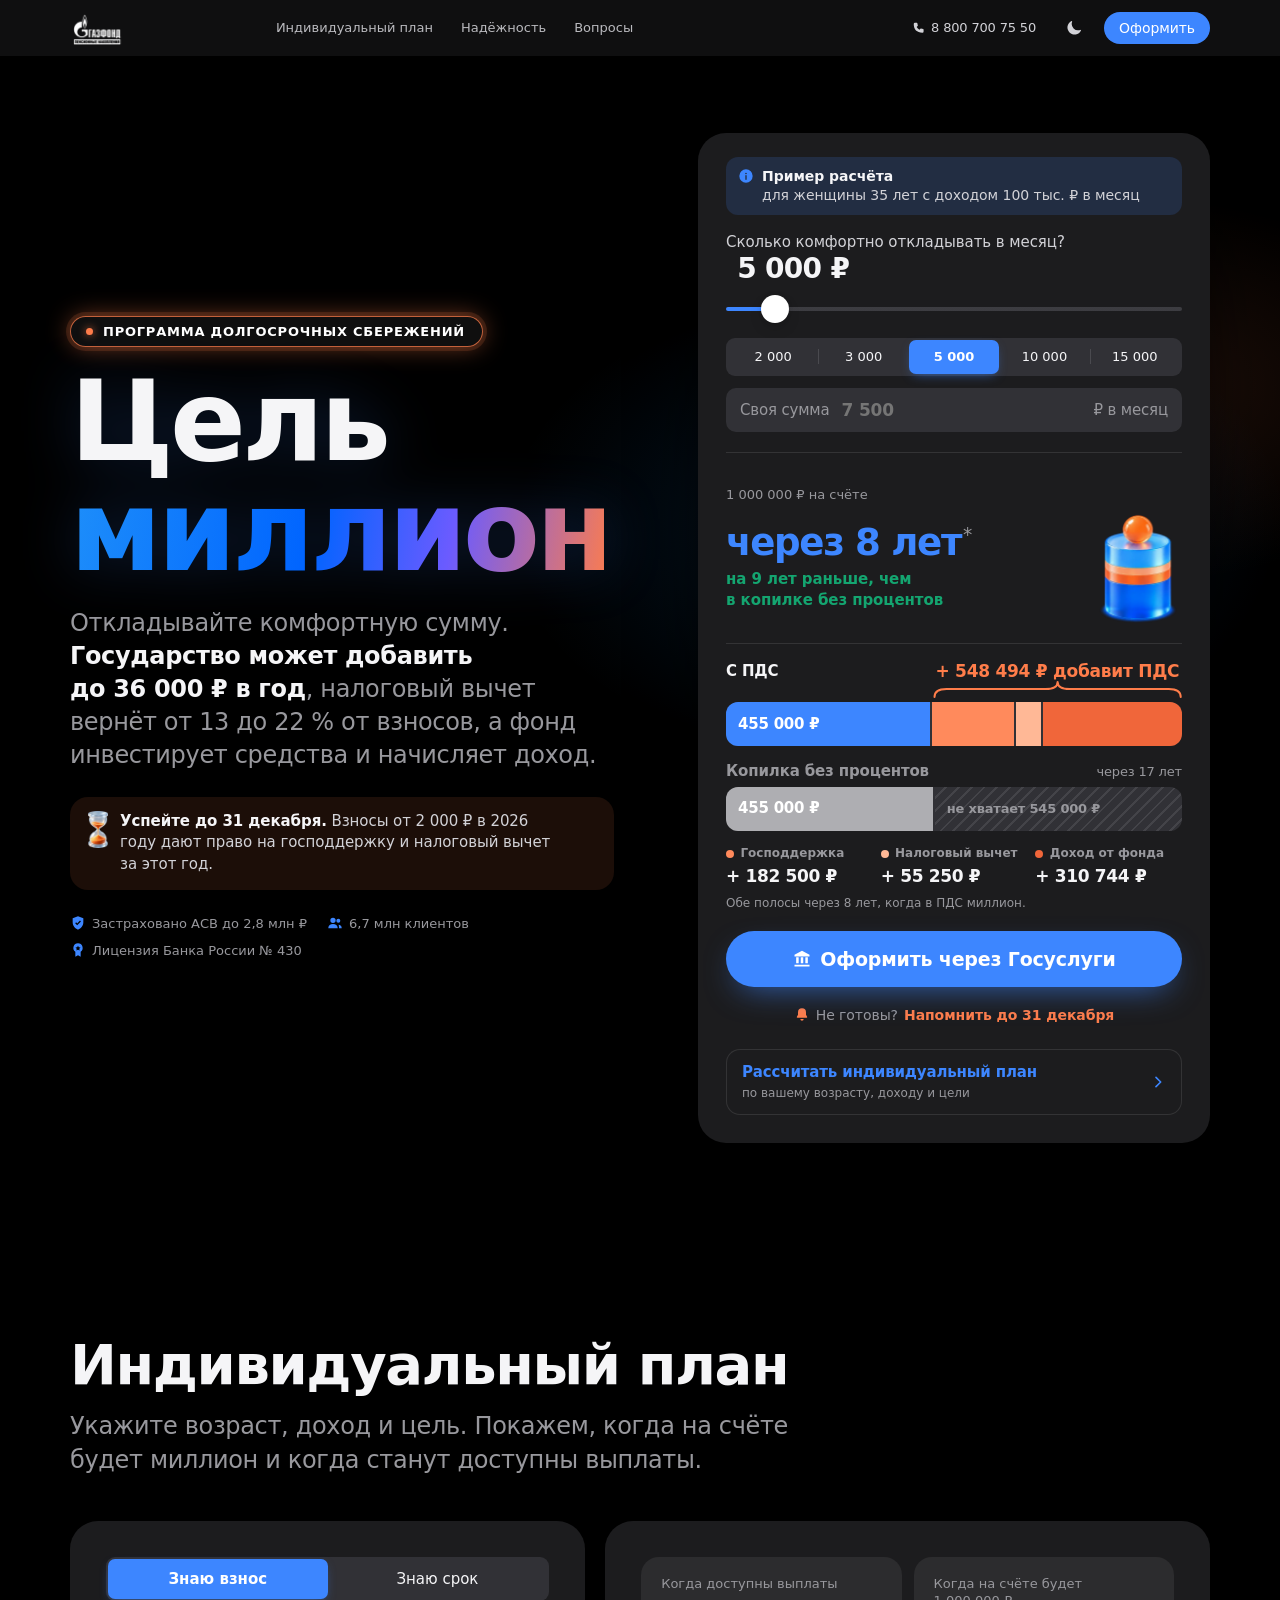
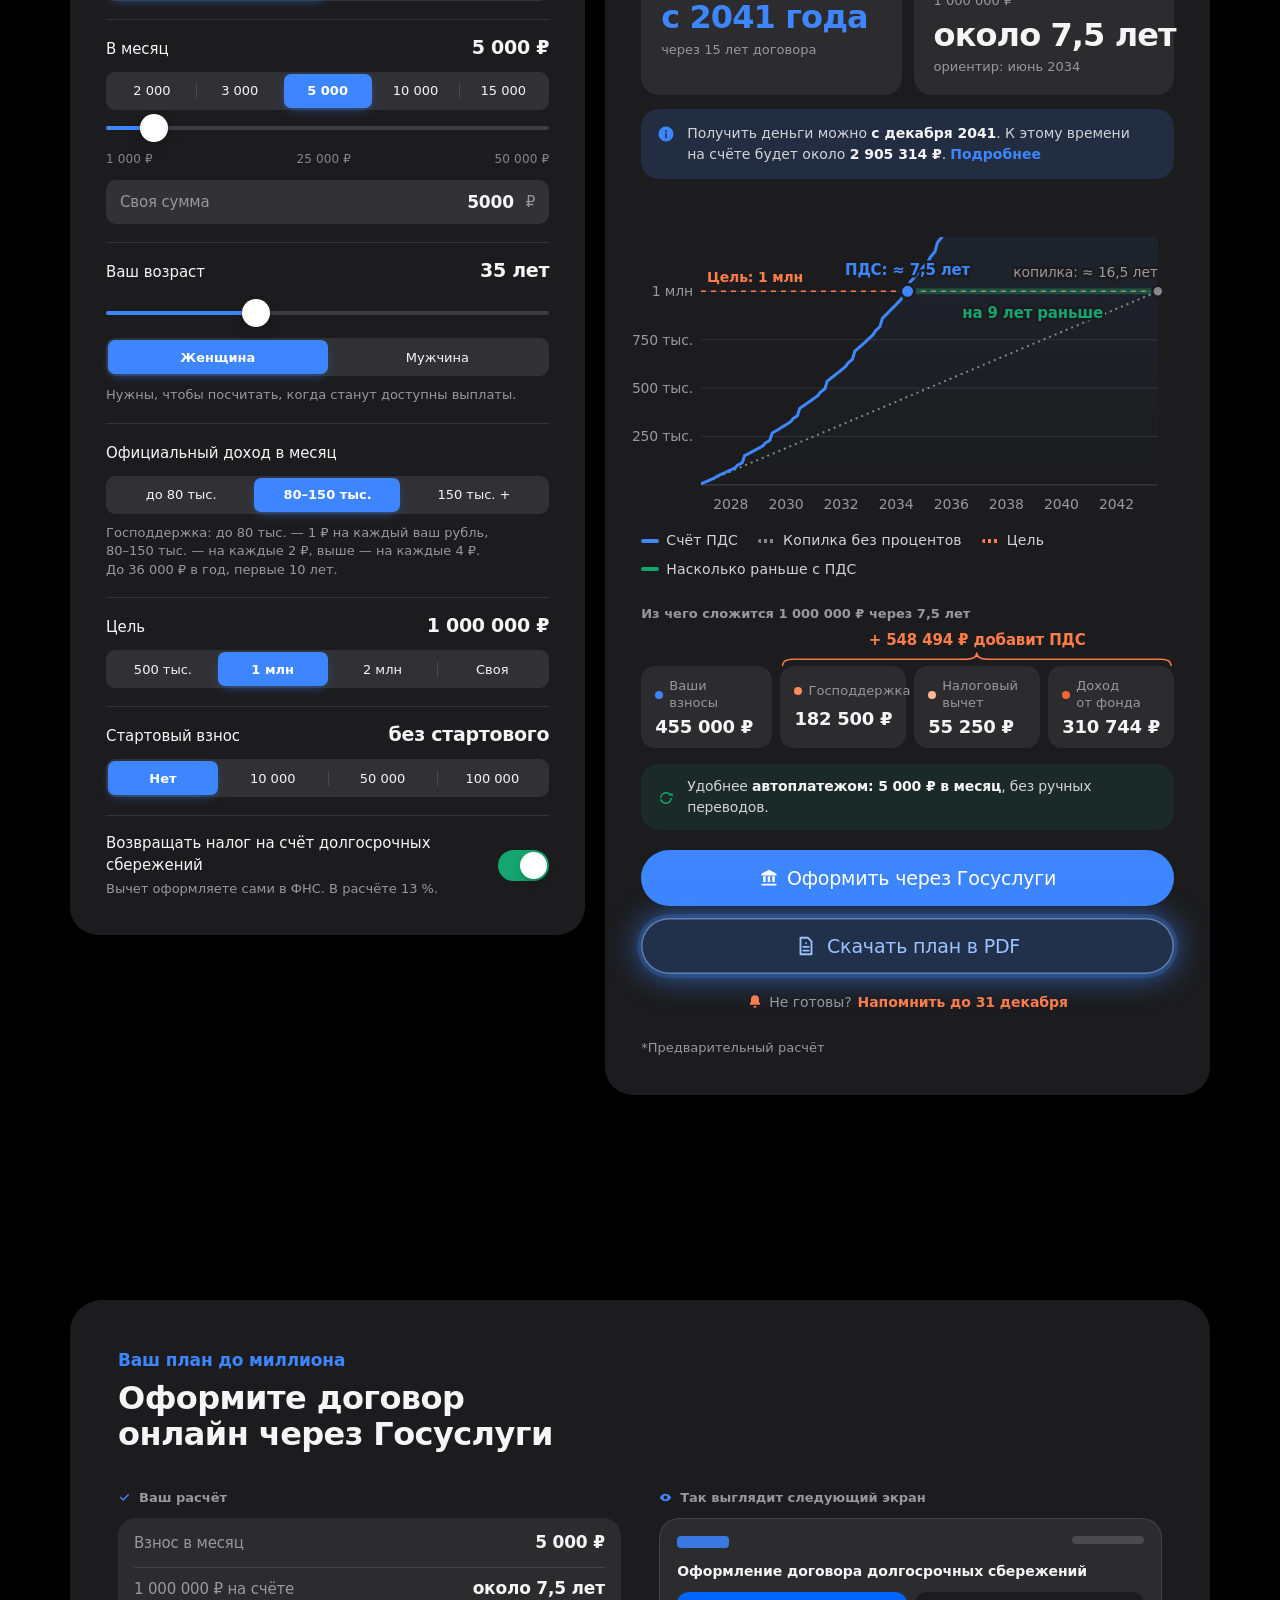
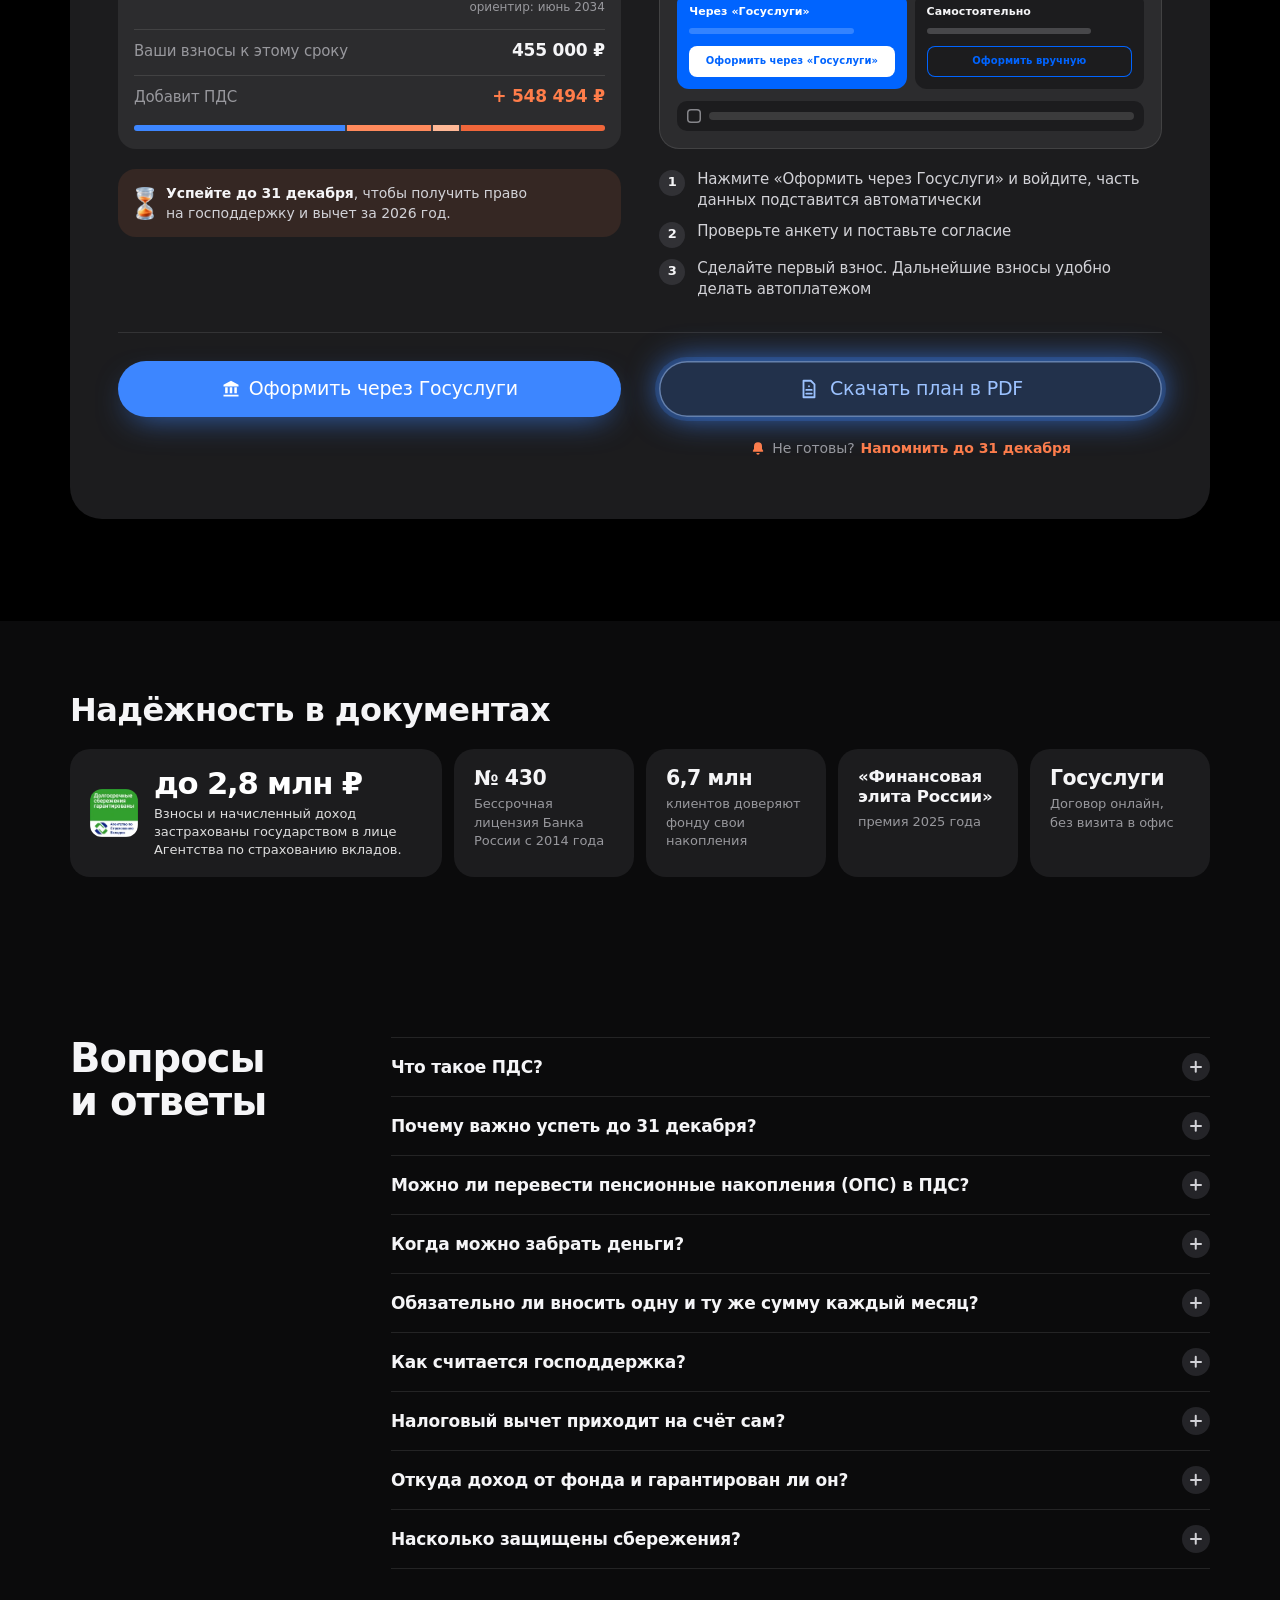
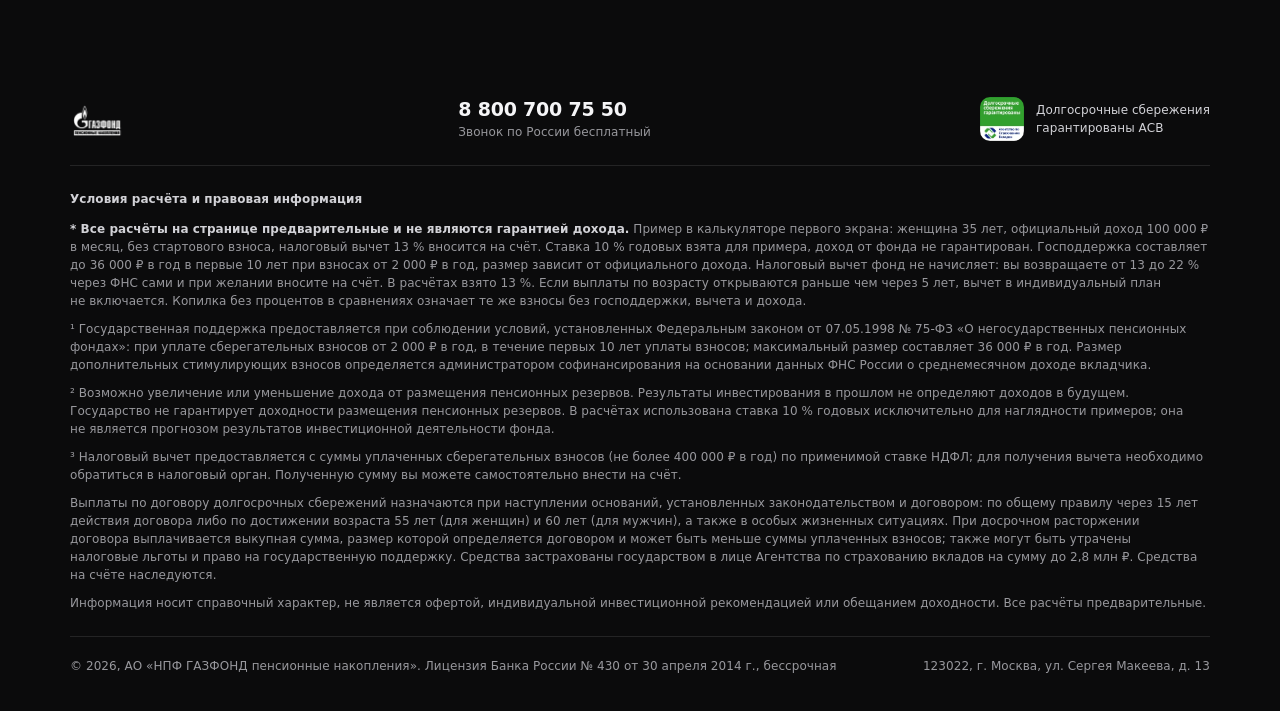
<file: v10/index.html>
<!doctype html>
<html lang="ru">
<head>
<meta charset="utf-8">
<meta name="viewport" content="width=device-width,initial-scale=1,viewport-fit=cover">
<title>Цель миллион · Программа долгосрочных сбережений · ГАЗФОНД пенсионные накопления</title>
<meta name="description" content="Откладывайте комфортную сумму. Государство может добавить до 36 000 ₽ в год, налоговый вычет вернёт от 13 до 22 % от взносов, фонд начисляет инвестиционный доход. Посчитайте свой план и оформите договор через Госуслуги.">
<meta name="theme-color" content="#FBFBFD" media="(prefers-color-scheme: light)">
<meta name="theme-color" content="#000000" media="(prefers-color-scheme: dark)">
<script>/* тема до отрисовки: ночью (21:00–7:00) тёмная, днём как в системе; выбор посетителя действует до следующей смены дня и ночи */(function(){var r=document.documentElement,t=null,h=new Date().getHours(),night=h>=21||h<7;try{var s=JSON.parse(localStorage.getItem("million-theme")||"null");if(s&&(s.t==="dark"||s.t==="light")&&s.until>Date.now())t=s.t}catch(e){}if(!t){var sys=window.matchMedia&&matchMedia("(prefers-color-scheme: dark)").matches;if(night){t="dark";if(!sys)r.setAttribute("data-night","1")}else t=sys?"dark":"light"}r.setAttribute("data-theme",t)})();</script>
<link rel="icon" type="image/png" href="img/favicon.png">
<link rel="apple-touch-icon" href="img/apple-touch-icon.png">
<!-- Превью ссылки. После публикации замените относительные пути на полный адрес страницы, например https://million.gazfond-pn.ru/media/og-image.jpg -->
<meta property="og:type" content="website">
<meta property="og:locale" content="ru_RU">
<meta property="og:site_name" content="ГАЗФОНД пенсионные накопления">
<meta property="og:title" content="Цель миллион · программа долгосрочных сбережений">
<meta property="og:description" content="Откладывайте комфортную сумму. Государство может добавить до 36 000 ₽ в год, налоговый вычет вернёт от 13 до 22 % от взносов, фонд начисляет инвестиционный доход. Посчитайте свой план и оформите договор через Госуслуги.">
<meta property="og:image" content="media/og-image.jpg">
<meta property="og:image:width" content="1200">
<meta property="og:image:height" content="630">
<meta name="twitter:card" content="summary_large_image">
<meta name="twitter:image" content="media/og-image.jpg">
<!-- Яндекс Метрика: вставьте сюда код счётчика и укажите его номер в METRIKA_ID внизу страницы -->
<style>
/* ============================================================
   «Цель миллион» · v10 (основа v9: правки 6 октября)
   Системный шрифт (SF Pro на Apple-устройствах), размерный трекинг,
   полупрозрачные материалы, пружины вместо фиксированных анимаций.
   Бренд: синий #0064FF и тёплый #FF7D4A из дизайн-системы ГАЗФОНД ПН.
   ============================================================ */
:root{
  color-scheme:light;
  --bg:#FBFBFD; --bg-2:#F5F5F7; --card:#FFFFFF; --card-2:#FAFAFC;
  --ink:#1D1D1F; --ink-2:#424245; --muted:#6E6E73; --faint:#86868B;
  --line:rgba(0,0,0,.08); --line-2:rgba(0,0,0,.14);
  --fill:rgba(118,118,128,.12); --fill-2:rgba(118,118,128,.2);
  --accent:#0064FF; --accent-hover:#0051FF; --accent-press:#0042DD; --accent-soft:rgba(0,100,255,.08); --accent-ink:#fff;
  --warm:#FF7D4A; --warm-2:#FF9F78; --sky:#1E8FFA; --green:#14A570; --grey-data:#AEAEB2;
  --c-you:var(--accent); --c-gov:var(--warm); --c-tax:var(--warm-2); --c-fund:var(--sky);
  --mat:rgba(251,251,253,.72); --mat-thick:rgba(255,255,255,.78); --mat-edge:rgba(255,255,255,.6);
  --shadow-1:0 1px 2px rgba(0,0,0,.04),0 2px 8px rgba(0,0,0,.04);
  --shadow-2:0 2px 6px rgba(0,0,0,.04),0 12px 32px rgba(0,0,0,.08);
  --shadow-3:0 8px 24px rgba(0,0,0,.08),0 32px 64px rgba(0,0,0,.12);
  --thumb-bg:#fff; --thumb-shadow:0 3px 8px rgba(0,0,0,.12),0 3px 1px rgba(0,0,0,.04);
  --font:-apple-system,BlinkMacSystemFont,"SF Pro Text","SF Pro Display","Segoe UI Variable Text","Segoe UI",system-ui,Roboto,"Helvetica Neue",Arial,sans-serif;
  --font-display:-apple-system,BlinkMacSystemFont,"SF Pro Display","Segoe UI Variable Display","Segoe UI",system-ui,Roboto,"Helvetica Neue",Arial,sans-serif;
  --r-s:.75rem; --r-m:1.125rem; --r-l:1.5rem; --r-xl:1.75rem; --r-pill:999px;
  --container:71.25rem; --gutter:max(1rem,env(safe-area-inset-left,0px));
  --header-h:3.5rem;
  --ease-out:cubic-bezier(.22,1,.36,1);
}
@media (min-width:48rem){:root{--gutter:2rem}}
@media (prefers-color-scheme:dark){
  :root:not([data-theme="light"]){
    color-scheme:dark;
    --bg:#000000; --bg-2:#0B0B0C; --card:#1C1C1E; --card-2:#161618;
    --ink:#F5F5F7; --ink-2:#D2D2D7; --muted:#98989D; --faint:#86868B;
    --line:rgba(255,255,255,.1); --line-2:rgba(255,255,255,.18);
    --fill:rgba(118,118,128,.24); --fill-2:rgba(118,118,128,.36);
    --accent:#3D86FF; --accent-hover:#5A98FF; --accent-press:#2A72F0; --accent-soft:rgba(61,134,255,.16);
    --mat:rgba(22,22,23,.72); --mat-thick:rgba(38,38,40,.8); --mat-edge:rgba(255,255,255,.12);
    --shadow-1:0 1px 2px rgba(0,0,0,.4); --shadow-2:0 12px 32px rgba(0,0,0,.45); --shadow-3:0 32px 64px rgba(0,0,0,.6);
    --thumb-bg:#636366; --thumb-shadow:0 3px 8px rgba(0,0,0,.3);
  }
}
:root[data-theme="dark"]{
  color-scheme:dark;
  --bg:#000000; --bg-2:#0B0B0C; --card:#1C1C1E; --card-2:#161618;
  --ink:#F5F5F7; --ink-2:#D2D2D7; --muted:#98989D; --faint:#86868B;
  --line:rgba(255,255,255,.1); --line-2:rgba(255,255,255,.18);
  --fill:rgba(118,118,128,.24); --fill-2:rgba(118,118,128,.36);
  --accent:#3D86FF; --accent-hover:#5A98FF; --accent-press:#2A72F0; --accent-soft:rgba(61,134,255,.16);
  --mat:rgba(22,22,23,.72); --mat-thick:rgba(38,38,40,.8); --mat-edge:rgba(255,255,255,.12);
  --shadow-1:0 1px 2px rgba(0,0,0,.4); --shadow-2:0 12px 32px rgba(0,0,0,.45); --shadow-3:0 32px 64px rgba(0,0,0,.6);
  --thumb-bg:#636366; --thumb-shadow:0 3px 8px rgba(0,0,0,.3);
}

/* ---------- base ---------- */
*,*::before,*::after{box-sizing:border-box}
[hidden]{display:none!important}
html{-webkit-text-size-adjust:100%;overflow-x:clip;scroll-padding-top:calc(var(--header-h) + 1rem)}
body{margin:0;background:var(--bg);color:var(--ink);font:400 1.0625rem/1.47 var(--font);letter-spacing:-.01em;-webkit-font-smoothing:antialiased;-moz-osx-font-smoothing:grayscale;overflow-x:clip;font-optical-sizing:auto}
img{max-width:100%;height:auto;display:block}
a{color:inherit;text-decoration:none}
button{font:inherit;color:inherit;background:none;border:0;cursor:pointer;padding:0;-webkit-tap-highlight-color:transparent}
a{-webkit-tap-highlight-color:transparent}
h1,h2,h3,h4{margin:0;font-family:var(--font-display);text-wrap:balance}
p{margin:0}
:focus-visible{outline:.1875rem solid color-mix(in srgb,var(--accent) 45%,transparent);outline-offset:.1875rem;border-radius:.5rem}
.container{width:min(var(--container),100% - 2*var(--gutter));margin-inline:auto}
.num{font-variant-numeric:tabular-nums}
.sr{position:absolute;width:1px;height:1px;overflow:hidden;clip:rect(0 0 0 0);white-space:nowrap}
::selection{background:color-mix(in srgb,var(--accent) 25%,transparent)}
svg.i{width:1em;height:1em;flex:none}

/* type scale — трекинг и интерлиньяж зависят от размера */
.t-hero{font-size:clamp(3.5rem,12vw,8.75rem);line-height:.98;letter-spacing:-.035em;font-weight:700}
.t-h2{font-size:clamp(2.25rem,5.6vw,4rem);line-height:1.06;letter-spacing:-.025em;font-weight:700}
.t-h3{font-size:clamp(1.5rem,2.6vw,2rem);line-height:1.12;letter-spacing:-.018em;font-weight:700}
.t-h4{font-size:1.1875rem;line-height:1.26;letter-spacing:-.012em;font-weight:600}
.t-lead{font-size:clamp(1.1875rem,1.9vw,1.5rem);line-height:1.38;letter-spacing:-.014em;font-weight:500;color:var(--muted)}
.t-lead b{color:var(--ink);font-weight:600}
.t-small{font-size:.8125rem;line-height:1.42;letter-spacing:0;color:var(--muted)}
.t-cap{font-size:.75rem;line-height:1.33;letter-spacing:.012em;color:var(--muted)}
.t-eyebrow{font-size:1.0625rem;line-height:1.3;letter-spacing:-.01em;font-weight:600;color:var(--warm)}
.grad{background:linear-gradient(100deg,#1E8FFA 0%,#0064FF 45%,#6B5BFF 70%,#FF7D4A 100%);-webkit-background-clip:text;background-clip:text;color:transparent;padding-bottom:.06em}

/* ---------- buttons: отклик на нажатии, не на отпускании ---------- */
.btn{position:relative;display:inline-flex;align-items:center;justify-content:center;gap:.5rem;min-height:2.75rem;padding:0 1.375rem;border-radius:var(--r-pill);font:400 1.0625rem/1 var(--font);letter-spacing:-.01em;white-space:nowrap;transition:background-color .2s var(--ease-out),color .2s,transform .1s ease-out,opacity .2s;user-select:none;-webkit-user-select:none;touch-action:manipulation}
.btn:active,.press:active{transform:scale(.97);transition:transform .1s ease-out}
.btn .i{width:1.05em;height:1.05em}
.btn-primary{background:var(--accent);color:var(--accent-ink)}
.btn-primary:hover{background:var(--accent-hover)}
.btn-primary:active{background:var(--accent-press)}
.btn-secondary{background:var(--fill);color:var(--ink)}
.btn-secondary:hover{background:var(--fill-2)}
.btn-lg{min-height:3.5rem;padding:0 2rem;font-size:1.1875rem;font-weight:500}
.btn-sm{min-height:2rem;padding:0 .9375rem;font-size:.875rem;font-weight:500;letter-spacing:-.005em}
.btn.done{background:color-mix(in srgb,var(--green) 16%,transparent);color:var(--green)}
.link{display:inline-flex;align-items:center;gap:.25rem;color:var(--accent);font-size:1.0625rem;letter-spacing:-.01em;min-height:2.75rem;padding:0 .25rem}
.link:hover{text-decoration:underline;text-underline-offset:.2em}
.link .i{width:.85em;height:.85em;transition:transform .25s var(--ease-out)}
.link:hover .i{transform:translateX(2px)}

/* ---------- header: плавающий полупрозрачный слой ---------- */
.header{position:fixed;inset:0 0 auto 0;z-index:100;padding-top:env(safe-area-inset-top,0px);background:var(--mat);-webkit-backdrop-filter:saturate(180%) blur(20px);backdrop-filter:saturate(180%) blur(20px)}
.header::after{content:"";position:absolute;left:0;right:0;top:100%;height:1.25rem;pointer-events:none;background:linear-gradient(to bottom,color-mix(in srgb,var(--bg) 70%,transparent),transparent);opacity:0;transition:opacity .3s}
.header.scrolled::after{opacity:1}
.header .container{display:flex;align-items:center;gap:1.5rem;height:var(--header-h)}
.logo{display:flex;align-items:center;flex:none}
.logo img{height:2.125rem;width:auto}
.logo .l-dark{display:none}
:root[data-theme="dark"] .logo .l-light{display:none}
:root[data-theme="dark"] .logo .l-dark{display:block}
.nav{display:flex;gap:1.75rem;margin-inline:auto}
.nav a{font-size:.8125rem;letter-spacing:0;color:var(--ink-2);opacity:.88;transition:opacity .2s,color .2s}
.nav a:hover,.nav a.on{opacity:1;color:var(--ink)}
@media (max-width:56rem){.nav{display:none}}
.h-right{margin-left:auto;display:flex;align-items:center;gap:.5rem}
.h-link{display:inline-flex;align-items:center;gap:.375rem;min-height:2.75rem;padding:0 .5rem;font-size:.8125rem;color:var(--ink-2)}
.h-link:hover{color:var(--ink)}
.h-link .i{width:.9rem;height:.9rem}
.h-swap{display:grid}
.h-swap > *{grid-area:1/1;transition:opacity .3s,transform .4s var(--ease-out)}
.h-swap .site{opacity:0;transform:translateY(6px);pointer-events:none}
.header.past .h-swap .phone{opacity:0;transform:translateY(-6px);pointer-events:none}
.header.past .h-swap .site{opacity:1;transform:none;pointer-events:auto}
@media (max-width:30rem){.h-link.phone span{display:none}.h-link.site{font-size:.75rem}}
.icon-btn{width:2.75rem;height:2.75rem;border-radius:50%;display:grid;place-items:center;color:var(--ink-2);transition:background-color .2s,transform .1s ease-out}
.icon-btn:hover{background:var(--fill)}
.icon-btn:active{transform:scale(.92)}
.icon-btn .i{width:1.125rem;height:1.125rem}
.icon-btn .moon{display:none}
:root[data-theme="dark"] .icon-btn .sun{display:none}
:root[data-theme="dark"] .icon-btn .moon{display:block}
::view-transition-old(root),::view-transition-new(root){animation-duration:.35s;animation-timing-function:ease}

/* ---------- sections ---------- */
main{display:block}
.section{padding-block:clamp(5rem,11vw,10rem)}
.section.tint{background:var(--bg-2)}
.s-head{max-width:48rem;margin-bottom:clamp(2.5rem,5vw,4rem)}
.s-head.center{margin-inline:auto;text-align:center}
.s-head .t-lead{margin-top:1rem}
.s-head .t-eyebrow{margin-bottom:.625rem;display:block}

/* появление при прокрутке — короткое, без пружин (не жест) */
html.js .reveal{opacity:0;transform:translateY(1.25rem);transition:opacity .8s var(--ease-out),transform .8s var(--ease-out)}
html.js .reveal.in{opacity:1;transform:none}
html.js .reveal[data-d="1"]{transition-delay:.08s}
html.js .reveal[data-d="2"]{transition-delay:.16s}
html.js .reveal[data-d="3"]{transition-delay:.24s}

/* ---------- HERO ---------- */
.hero{position:relative;padding-top:calc(var(--header-h) + clamp(3.5rem,8vw,6.5rem));padding-bottom:clamp(3rem,7vw,6rem);overflow:hidden;text-align:center}
.hero::before{content:"";position:absolute;left:50%;top:38%;width:min(70rem,140vw);aspect-ratio:1.6;transform:translate(-50%,-10%);background:radial-gradient(closest-side,color-mix(in srgb,var(--sky) 16%,transparent),transparent 70%),radial-gradient(40% 40% at 72% 30%,color-mix(in srgb,var(--warm) 12%,transparent),transparent 70%);pointer-events:none;z-index:0}
.hero > *{position:relative;z-index:1}
.hero .t-eyebrow{display:block;margin-bottom:.75rem}
.hero h1{margin:0 auto}
.hero .t-lead{max-width:38rem;margin:1.5rem auto 0}
.hero-cta{display:flex;flex-wrap:wrap;justify-content:center;align-items:center;gap:.75rem 1.25rem;margin-top:2rem}
.hero-visual{position:relative;max-width:60rem;margin:clamp(2.5rem,6vw,4.5rem) auto 0;will-change:transform}
.hero-visual img{width:100%;filter:drop-shadow(0 2.5rem 2.5rem rgba(0,30,90,.14))}
:root[data-theme="dark"] .hero-visual img{filter:drop-shadow(0 2.5rem 3rem rgba(0,60,200,.25))}
/* карточка счёта — толстый материал поверх картинки */
.acct{position:absolute;right:0;bottom:-2%;width:min(21rem,86%);padding:1.125rem 1.25rem 1.125rem;border-radius:var(--r-l);text-align:left;background:var(--mat-thick);-webkit-backdrop-filter:saturate(180%) blur(28px);backdrop-filter:saturate(180%) blur(28px);box-shadow:var(--shadow-3),inset 0 1px 0 var(--mat-edge);will-change:transform}
.acct .a-t{display:flex;justify-content:space-between;align-items:center;font-size:.8125rem;font-weight:500;color:var(--muted);letter-spacing:0}
.acct .a-t b{color:var(--ink);font-weight:600}
.acct .a-t i{width:.5rem;height:.5rem;border-radius:50%;background:var(--green)}
.acct .a-v{font:700 2.125rem/1 var(--font-display);letter-spacing:-.03em;margin:.625rem 0 .25rem;color:var(--ink)}
.acct .a-s{font-size:.8125rem;color:var(--muted);letter-spacing:0}
.acct .a-s b{color:var(--ink-2);font-weight:600}
.bar4{display:flex;gap:2px;height:.375rem;border-radius:.1875rem;overflow:hidden;background:var(--fill);margin-top:.875rem}
.bar4 i{display:block;height:100%}
.bar4 i:nth-child(1){background:var(--c-you)}.bar4 i:nth-child(2){background:var(--c-gov)}.bar4 i:nth-child(3){background:var(--c-tax)}.bar4 i:nth-child(4){background:var(--c-fund)}
.legend{display:flex;flex-wrap:wrap;gap:.25rem .75rem;margin-top:.625rem;font-size:.6875rem;letter-spacing:.012em;color:var(--muted)}
.legend span{display:inline-flex;align-items:center;gap:.3125rem}
.legend span::before{content:"";width:.4375rem;height:.4375rem;border-radius:50%;background:var(--c)}
@media (max-width:40rem){
  .hero-visual{display:grid;gap:1rem}
  .acct{position:relative;right:auto;bottom:auto;width:100%;margin-top:-2.5rem}
}

/* факты — ровная сетка с волосяными линиями вместо бегущей строки */
.facts{display:grid;grid-template-columns:repeat(4,minmax(0,1fr));margin-top:clamp(3rem,6vw,5rem);border-top:1px solid var(--line)}
.facts div{padding:1.25rem 1rem 0;text-align:center}
.facts div + div{border-left:1px solid var(--line)}
.facts b{display:block;font:600 1.3125rem/1.2 var(--font-display);letter-spacing:-.015em;color:var(--ink)}
.facts span{display:block;margin-top:.25rem;font-size:.8125rem;color:var(--muted);letter-spacing:0}
@media (max-width:48rem){.facts{grid-template-columns:repeat(2,minmax(0,1fr))}.facts div:nth-child(3){border-left:0}.facts div:nth-child(n+3){padding-top:1.25rem}}

/* ---------- GALLERY: карусель с пружиной, импульсом и резинкой ---------- */
.gal-head{display:flex;align-items:flex-end;justify-content:space-between;gap:1.5rem;margin-bottom:clamp(2rem,4vw,3rem)}
.gal-head .s-head{margin-bottom:0}
.gal{position:relative;overflow:hidden;touch-action:pan-y;cursor:grab;user-select:none;-webkit-user-select:none;padding-block:.5rem 2rem;outline:none}
.gal.dragging{cursor:grabbing}
.gal-track{display:flex;gap:1.25rem;width:max-content;padding-inline:max(var(--gutter),(100vw - var(--container))/2);will-change:transform}
.card-g{position:relative;flex:none;width:clamp(17.5rem,30vw,23.25rem);height:clamp(28rem,40vw,31.25rem);border-radius:var(--r-xl);background:var(--card);box-shadow:var(--shadow-1);padding:1.75rem 1.75rem 1.5rem;display:flex;flex-direction:column;overflow:hidden}
.section.tint .card-g{box-shadow:none}
.card-g .k{font-size:.875rem;font-weight:600;letter-spacing:-.005em;color:var(--muted)}
.card-g .v{font:700 clamp(2rem,3.4vw,2.625rem)/1.04 var(--font-display);letter-spacing:-.028em;margin-top:.5rem;color:var(--ink)}
.card-g .v small{font-size:.55em;letter-spacing:-.01em;font-weight:600;color:var(--muted)}
.card-g p{margin-top:.75rem;font-size:1rem;line-height:1.45;color:var(--ink-2);letter-spacing:-.008em}
.card-g .art{margin-top:auto;align-self:center;width:72%;max-width:14rem;pointer-events:none;-webkit-user-drag:none}
.card-g .big{margin-top:auto;font:700 clamp(4.5rem,8vw,6rem)/.9 var(--font-display);letter-spacing:-.05em;color:var(--fill-2)}
.card-g .big.grad{color:transparent}
.card-g.dark{background:#1D1D1F;color:#F5F5F7}
.card-g.dark .k{color:#A1A1A6}.card-g.dark .v{color:#fff}.card-g.dark p{color:#D2D2D7}
.gal-ctrl{display:flex;align-items:center;gap:1rem;justify-content:center;margin-top:.25rem}
.dots{display:flex;gap:.5rem;padding:.75rem 1rem;border-radius:var(--r-pill);background:var(--fill)}
.dots i{width:.5rem;height:.5rem;border-radius:.25rem;background:var(--faint);opacity:.5;transition:width .35s var(--ease-out),opacity .25s,background-color .25s}
.dots i.on{width:1.5rem;opacity:1;background:var(--ink-2)}
.arrows{display:flex;gap:.625rem}
.arrow{width:2.25rem;height:2.25rem;border-radius:50%;display:grid;place-items:center;background:var(--fill);color:var(--ink-2);transition:background-color .2s,opacity .2s,transform .1s ease-out}
.arrow:hover{background:var(--fill-2)}
.arrow:active{transform:scale(.92)}
.arrow[disabled]{opacity:.35;cursor:default}
.arrow .i{width:1rem;height:1rem}
.arrow.prev .i{transform:rotate(180deg)}
@media (max-width:40rem){.card-g{width:82vw;height:auto;min-height:26rem}.gal-head .arrows{display:none}}

/* ---------- CALC ---------- */
.calc{display:grid;grid-template-columns:minmax(0,.92fr) minmax(0,1.08fr);gap:1.25rem;align-items:start}
.calc-clip,.calc-track{display:contents}
.panel{border-radius:var(--r-xl);background:var(--card);box-shadow:var(--shadow-1);padding:clamp(1.375rem,3vw,2.25rem)}
.section.tint .panel{box-shadow:none}
.result{position:sticky;top:calc(var(--header-h) + 1.25rem)}
.q{font:600 1.3125rem/1.25 var(--font-display);letter-spacing:-.015em;margin-bottom:1.5rem}
.q small{display:block;margin-top:.375rem;font:400 .9375rem/1.4 var(--font);letter-spacing:-.005em;color:var(--muted)}
.field{padding-block:1.125rem;border-top:1px solid var(--line)}
.field.first{border-top:0;padding-top:0}
.lab{display:flex;justify-content:space-between;align-items:baseline;gap:1rem;margin-bottom:.75rem;font-size:.9375rem;font-weight:500;color:var(--ink);letter-spacing:-.005em}
.lab small{font-weight:400;color:var(--muted)}
.lab output{font:600 1.1875rem/1 var(--font-display);letter-spacing:-.015em;color:var(--ink);white-space:nowrap}
.hint{margin-top:.625rem;font-size:.8125rem;line-height:1.42;color:var(--muted);letter-spacing:0}
.daily{margin-top:.75rem;font-size:.9375rem;font-weight:600;color:var(--accent)}

/* сегментированный контрол в стиле iOS: бегунок едет пружиной */
.seg{position:relative;display:flex;padding:.125rem;border-radius:.5625rem;background:var(--fill);isolation:isolate}
.seg + .seg,.seg + input,.seg + .numin,input + .range-ticks + .numin{margin-top:.75rem}
.seg button{position:relative;z-index:1;flex:1 1 0;min-width:0;min-height:2.125rem;padding:.25rem .375rem;border-radius:.4375rem;font-size:.8125rem;font-weight:500;letter-spacing:0;color:var(--ink);white-space:nowrap;transition:transform .1s ease-out}
.seg button:active{transform:scale(.96)}
.seg button[aria-pressed="true"]{font-weight:600}
.seg button:not([aria-pressed="true"])::after{content:"";position:absolute;right:-1px;top:28%;bottom:28%;width:1px;background:var(--line-2);opacity:.7}
.seg button:last-child::after,.seg button:has(+ button[aria-pressed="true"])::after{display:none}
.seg-thumb{position:absolute;z-index:0;top:.125rem;bottom:.125rem;left:0;width:0;border-radius:.4375rem;background:var(--thumb-bg);box-shadow:var(--thumb-shadow);will-change:transform,width;transition:opacity .2s}
.seg.none .seg-thumb{opacity:0}
.seg.lg button{min-height:2.5rem;font-size:.9375rem}

/* слайдер в стиле iOS */
input[type=range]{-webkit-appearance:none;appearance:none;width:100%;height:2.25rem;background:transparent;margin:0;--p:50%;touch-action:pan-y}
input[type=range]::-webkit-slider-runnable-track{height:.25rem;border-radius:.125rem;background:linear-gradient(90deg,var(--accent) var(--p),var(--fill-2) var(--p))}
input[type=range]::-moz-range-track{height:.25rem;border-radius:.125rem;background:var(--fill-2)}
input[type=range]::-moz-range-progress{height:.25rem;border-radius:.125rem;background:var(--accent)}
input[type=range]::-webkit-slider-thumb{-webkit-appearance:none;width:1.75rem;height:1.75rem;margin-top:-.75rem;border-radius:50%;background:#fff;box-shadow:0 .5px 4px rgba(0,0,0,.12),0 6px 13px rgba(0,0,0,.12),0 0 0 .5px rgba(0,0,0,.04);transition:transform .15s ease-out}
input[type=range]::-moz-range-thumb{width:1.75rem;height:1.75rem;border:0;border-radius:50%;background:#fff;box-shadow:0 .5px 4px rgba(0,0,0,.12),0 6px 13px rgba(0,0,0,.12)}
input[type=range]:active::-webkit-slider-thumb{transform:scale(1.08)}
.range-ticks{display:flex;justify-content:space-between;font-size:.75rem;color:var(--faint);letter-spacing:.012em;margin-top:-.125rem}
.numin{display:flex;align-items:center;gap:.625rem;padding:0 .875rem;border-radius:.625rem;background:var(--fill);font-size:.9375rem;color:var(--muted)}
.numin input{flex:1;min-width:0;height:2.75rem;border:0;background:transparent;font:600 1.0625rem/1 var(--font);letter-spacing:-.01em;color:var(--ink);outline:none;text-align:right}
.numin:focus-within{box-shadow:0 0 0 .1875rem color-mix(in srgb,var(--accent) 35%,transparent)}
.numin input::-webkit-outer-spin-button,.numin input::-webkit-inner-spin-button{-webkit-appearance:none;margin:0}
.numin input{-moz-appearance:textfield}

/* переключатель iOS */
.toggle{display:flex;align-items:center;justify-content:space-between;gap:1rem;padding:1rem 0 0;border-top:1px solid var(--line);cursor:pointer}
.toggle .tt{font-size:.9375rem;font-weight:500;letter-spacing:-.005em}
.toggle .tt small{display:block;margin-top:.25rem;font-size:.8125rem;font-weight:400;line-height:1.4;color:var(--muted);letter-spacing:0}
.toggle input{position:absolute;opacity:0;pointer-events:none}
.sw{position:relative;flex:none;width:3.1875rem;height:1.9375rem;border-radius:1rem;background:var(--fill-2);transition:background-color .25s}
.sw::after{content:"";position:absolute;top:.125rem;left:.125rem;width:1.6875rem;height:1.6875rem;border-radius:50%;background:#fff;box-shadow:0 3px 8px rgba(0,0,0,.15),0 3px 1px rgba(0,0,0,.06);transition:transform .35s cubic-bezier(.3,1.3,.5,1),width .15s}
.toggle:active .sw::after{width:1.9375rem}
.toggle input:checked + .sw{background:var(--green)}
.toggle input:checked + .sw::after{transform:translateX(1.25rem)}
.toggle:active input:checked + .sw::after{transform:translateX(1rem)}
.toggle input:focus-visible + .sw{outline:.1875rem solid color-mix(in srgb,var(--accent) 45%,transparent);outline-offset:.125rem}

/* результат */
.res-two{display:grid;grid-template-columns:repeat(2,minmax(0,1fr));gap:.75rem}
.res-card{padding:1.125rem 1.25rem;border-radius:var(--r-m);background:var(--bg-2)}
.section.tint .res-card{background:var(--card-2)}
:root[data-theme="dark"] .res-card{background:#2C2C2E}
.res-card .l{font-size:.8125rem;font-weight:500;color:var(--muted);letter-spacing:0;line-height:1.35}
.res-card .v{font:700 clamp(1.625rem,2.5vw,2.125rem)/1.08 var(--font-display);letter-spacing:-.028em;margin-top:.5rem;color:var(--accent)}
.res-card.when .v{color:var(--ink)}
.res-card .s{margin-top:.5rem;font-size:.8125rem;line-height:1.4;color:var(--muted);letter-spacing:0}
@media (max-width:30rem){.res-two{grid-template-columns:minmax(0,1fr)}}
.res-note{display:flex;gap:.75rem;margin-top:.875rem;padding:.875rem 1rem;border-radius:var(--r-m);background:var(--accent-soft);font-size:.875rem;line-height:1.5;color:var(--ink-2);letter-spacing:-.003em}
.res-note .i{width:1.125rem;height:1.125rem;color:var(--accent);margin-top:.125rem}
.res-note b{color:var(--ink);font-weight:600}
.res-note.ok{background:color-mix(in srgb,var(--green) 10%,transparent)}
.res-note.ok .i{color:var(--green)}
.chart{position:relative;margin-top:1.25rem;touch-action:pan-y}
.chart svg{width:100%;height:auto;display:block;overflow:visible}
.chart text{font-family:var(--font)}
.tip{position:absolute;top:0;left:0;padding:.625rem .75rem;border-radius:.75rem;background:var(--mat-thick);-webkit-backdrop-filter:saturate(180%) blur(20px);backdrop-filter:saturate(180%) blur(20px);box-shadow:var(--shadow-2),inset 0 1px 0 var(--mat-edge);font-size:.75rem;line-height:1.4;color:var(--muted);letter-spacing:.005em;opacity:0;transform:scale(.96);transform-origin:top left;transition:opacity .15s,transform .2s var(--ease-out);pointer-events:none;min-width:9.5rem;z-index:2}
.tip b{display:block;font-size:1rem;font-weight:700;letter-spacing:-.015em;color:var(--accent)}
.chart.hot .tip{opacity:1;transform:none}
.c-legend{display:flex;flex-wrap:wrap;gap:.375rem 1rem;margin-top:.5rem;font-size:.75rem;color:var(--muted);letter-spacing:.012em}
.c-legend span{display:inline-flex;align-items:center;gap:.4375rem}
.c-legend span::before{content:"";width:.875rem;height:.1875rem;border-radius:.125rem;background:var(--c)}
.c-legend span.dash::before{background:repeating-linear-gradient(90deg,var(--c) 0 3px,transparent 3px 6px)}
.bd-head{margin-top:1.5rem;font-size:.8125rem;font-weight:600;color:var(--muted);letter-spacing:0}
.breakdown{display:grid;grid-template-columns:repeat(4,minmax(0,1fr));gap:.5rem;margin-top:.625rem}
@media (max-width:40rem){.breakdown{grid-template-columns:repeat(2,minmax(0,1fr))}}
.bd{padding:.75rem .875rem;border-radius:.875rem;background:var(--bg-2)}
:root[data-theme="dark"] .bd{background:#2C2C2E}
.bd .l{display:flex;align-items:center;gap:.375rem;font-size:.75rem;line-height:1.3;color:var(--muted);letter-spacing:.005em;min-height:2em}
.bd .l::before{content:"";flex:none;width:.5rem;height:.5rem;border-radius:50%;background:var(--c)}
.bd .v{font:600 1.0625rem/1 var(--font-display);letter-spacing:-.015em;margin-top:.375rem;white-space:nowrap}
.assume{list-style:none;margin:1.25rem 0 0;padding:0;display:grid;gap:.5rem}
.assume li{position:relative;padding-left:1.25rem;font-size:.8125rem;line-height:1.45;color:var(--muted);letter-spacing:0}
.assume li::before{content:"";position:absolute;left:.25rem;top:.55em;width:.3125rem;height:.3125rem;border-radius:50%;background:var(--faint)}
.assume b{color:var(--ink-2);font-weight:600}
.res-cta{display:flex;flex-wrap:wrap;gap:.75rem;margin-top:1.5rem}
.m-only.m-only{display:none}
.back{display:inline-flex;align-items:center;gap:.25rem;min-height:2.75rem;margin:-.5rem 0 .5rem -.25rem;padding:0 .25rem;color:var(--accent);font-size:1.0625rem}
.back .i{transform:rotate(180deg);width:.9em;height:.9em}

/* мобильный калькулятор: параметры → результат по одной горизонтали, туда и обратно */
@media (max-width:64rem){
  .calc{display:block}
  .calc-clip{display:block;overflow:hidden;margin-inline:calc(-1*var(--gutter));padding-inline:var(--gutter);transition:none}
  .calc-track{display:flex;align-items:flex-start;gap:calc(2*var(--gutter));will-change:transform}
  .calc-track > .panel{flex:0 0 100%;min-width:0}
  .result{position:relative;top:auto}
  .m-only.m-only{display:inline-flex}
  .calc-go{width:100%;margin-top:1.5rem}
}

/* ---------- CONDITIONS ---------- */
.tiles{display:grid;grid-template-columns:repeat(3,minmax(0,1fr));gap:1.25rem}
@media (max-width:64rem){.tiles{grid-template-columns:repeat(2,minmax(0,1fr))}}
@media (max-width:40rem){.tiles{grid-template-columns:minmax(0,1fr)}}
.tile{padding:1.75rem 1.75rem 1.875rem;border-radius:var(--r-xl);background:var(--card);box-shadow:var(--shadow-1)}
.section.tint .tile{box-shadow:none}
.tile .ic{display:grid;place-items:center;width:2.75rem;height:2.75rem;border-radius:.75rem;background:var(--accent-soft);color:var(--accent);margin-bottom:1.25rem}
.tile .ic .i{width:1.375rem;height:1.375rem}
.tile p{margin-top:.625rem;font-size:1rem;line-height:1.5;color:var(--ink-2);letter-spacing:-.008em}
.tile b{color:var(--ink);font-weight:600}
.tile.warn .ic{background:color-mix(in srgb,var(--warm) 14%,transparent);color:var(--warm)}

/* ---------- GO ---------- */
.go-card{display:grid;grid-template-columns:minmax(0,1fr) minmax(0,1fr);gap:clamp(2rem,5vw,4rem);align-items:center;padding:clamp(1.75rem,5vw,4rem);border-radius:2rem;background:var(--card);box-shadow:var(--shadow-2)}
@media (max-width:56rem){.go-card{grid-template-columns:minmax(0,1fr)}}
.go-left{display:flex;flex-direction:column;align-items:stretch;gap:1.5rem}
.go-left .t-eyebrow{color:var(--accent)}
.plan-sum{display:grid;gap:.125rem;padding:.25rem 1rem;border-radius:var(--r-m);background:var(--bg-2)}
:root[data-theme="dark"] .plan-sum{background:#2C2C2E}
.ps-row{display:flex;justify-content:space-between;align-items:baseline;gap:1rem;padding:.625rem 0;font-size:.9375rem;color:var(--muted)}
.ps-row + .ps-row{border-top:1px solid var(--line)}
.ps-row b{font:600 1.0625rem/1.2 var(--font-display);letter-spacing:-.012em;color:var(--ink);text-align:right}
.plan-sum .bar4{margin:.25rem 0 .75rem}
.go-btn{width:100%;min-height:4rem;font-size:1.25rem;font-weight:600;letter-spacing:-.015em;border-radius:1.125rem;box-shadow:0 .75rem 2rem -0.75rem color-mix(in srgb,var(--accent) 70%,transparent)}
.go-btn .gov{width:1.375rem;height:1.375rem}
.go-under{display:flex;flex-wrap:wrap;justify-content:space-between;gap:.25rem 1rem;font-size:.8125rem;color:var(--muted);letter-spacing:0}
.go-under a{color:var(--accent)}
.go-under a:hover{text-decoration:underline}
.go-right{display:flex;flex-direction:column;gap:.875rem}
.next-label{display:flex;align-items:center;gap:.5rem;font-size:.8125rem;font-weight:600;color:var(--muted);letter-spacing:0}
.next-label .i{color:var(--accent)}
.mock-link{display:block;border-radius:1.25rem;transition:transform .1s ease-out}
.mock-link:active{transform:scale(.98)}
.mock{padding:1.125rem;border-radius:1.25rem;background:var(--bg-2);box-shadow:inset 0 0 0 1px var(--line);color:var(--ink)}
:root[data-theme="dark"] .mock{background:#2C2C2E}
.mock-top{display:flex;justify-content:space-between;margin-bottom:.875rem}
.mock-logo{width:3.25rem;height:.75rem;border-radius:.25rem;background:var(--accent);opacity:.85}
.mock-phone{width:4.5rem;height:.5rem;border-radius:.25rem;background:currentColor;opacity:.15}
.mock-title{font-weight:600;font-size:.875rem;line-height:1.3;margin-bottom:.75rem;letter-spacing:-.005em}
.mock-cards{display:grid;grid-template-columns:1fr 1fr;gap:.5rem}
.mock-card{padding:.75rem;border-radius:.75rem;background:var(--card);display:flex;flex-direction:column;gap:.5rem;font-size:.6875rem;font-weight:600;letter-spacing:.005em}
.mock-card.blue{background:#0064FF;color:#fff}
.mk-l{height:.375rem;width:80%;border-radius:.1875rem;background:currentColor;opacity:.2}
.mk-btn{margin-top:.25rem;padding:.5rem .375rem;border-radius:.5rem;background:#fff;color:#0064FF;font-size:.625rem;text-align:center}
.mk-btn.ghost{background:transparent;box-shadow:inset 0 0 0 1px #0064FF}
.mock-consent{display:flex;align-items:center;gap:.5rem;margin-top:.75rem;padding:.5rem .625rem;border-radius:.625rem;background:var(--card)}
.mk-cb{width:.875rem;height:.875rem;border-radius:.25rem;box-shadow:inset 0 0 0 1.5px var(--faint);flex:none}
.mk-txt{height:.5rem;flex:1;border-radius:.25rem;background:currentColor;opacity:.14}
.mock-cta{display:flex;align-items:center;justify-content:center;gap:.375rem;margin-top:.75rem;font-size:.9375rem;color:var(--accent)}
.mock-cta .i{width:.9em;height:.9em}
.go-steps{list-style:none;margin:0;padding:0;display:grid;gap:.625rem}
.go-steps li{display:grid;grid-template-columns:1.625rem minmax(0,1fr);gap:.75rem;align-items:center;font-size:.9375rem;line-height:1.4;color:var(--ink-2)}
.go-steps b{display:grid;place-items:center;width:1.625rem;height:1.625rem;border-radius:50%;background:var(--fill);font-size:.8125rem;font-weight:600;color:var(--ink)}
.go-btn.m-only{margin-top:.5rem}

.materialize{animation:mat .5s var(--ease-out)}
@keyframes mat{from{opacity:0;transform:scale(.96);filter:blur(8px)}to{opacity:1;transform:none;filter:none}}

/* ---------- FAQ ---------- */
.faq{display:grid;grid-template-columns:minmax(0,.7fr) minmax(0,1.3fr);gap:2rem 4rem;align-items:start}
@media (max-width:56rem){.faq{grid-template-columns:minmax(0,1fr)}}
.faq-list{border-top:1px solid var(--line)}
.qa{border-bottom:1px solid var(--line);overflow:hidden}
.qa summary{list-style:none;display:flex;align-items:center;justify-content:space-between;gap:1.25rem;padding:1.375rem 0;font:600 1.1875rem/1.3 var(--font-display);letter-spacing:-.014em;cursor:pointer;-webkit-tap-highlight-color:transparent}
.qa summary::-webkit-details-marker{display:none}
.qa summary:hover{color:var(--accent)}
.pm{position:relative;flex:none;width:1.75rem;height:1.75rem;border-radius:50%;background:var(--fill)}
.pm::before,.pm::after{content:"";position:absolute;left:50%;top:50%;width:.75rem;height:1.5px;margin:-.75px 0 0 -.375rem;border-radius:1px;background:var(--ink-2);transition:transform .35s var(--ease-out)}
.pm::after{transform:rotate(90deg)}
.qa.open .pm::after{transform:rotate(0)}
.ans{padding:0 2.5rem 1.5rem 0;font-size:1rem;line-height:1.55;color:var(--ink-2);letter-spacing:-.008em}
.ans b{color:var(--ink);font-weight:600}

/* ---------- FOOTER ---------- */
.footer{background:var(--bg-2);padding-block:2.5rem 2.25rem;font-size:.75rem;line-height:1.5;color:var(--muted);letter-spacing:.005em}
.f-top{display:flex;flex-wrap:wrap;align-items:center;justify-content:space-between;gap:1.25rem;padding-bottom:1.5rem;margin-bottom:1.5rem;border-bottom:1px solid var(--line)}
.f-call{font:600 1.1875rem/1.2 var(--font-display);letter-spacing:-.012em;color:var(--ink)}
.f-call small{display:block;margin-top:.25rem;font:400 .75rem/1.3 var(--font);color:var(--muted);letter-spacing:.005em}
.f-asv{display:flex;align-items:center;gap:.75rem;color:var(--ink-2)}
.f-asv img{width:2.75rem;height:2.75rem;border-radius:.625rem}
.legal-h{font-size:.75rem;font-weight:600;color:var(--ink-2);margin-bottom:.75rem;letter-spacing:.005em}
.footer p + p{margin-top:.625rem}
.footer p b{color:var(--ink-2);font-weight:600}
.made{display:flex;flex-wrap:wrap;justify-content:space-between;gap:.5rem;margin-top:1.5rem;padding-top:1.25rem;border-top:1px solid var(--line)}

/* ---------- mobile bar: стеклянная капсула ---------- */
.mbar{position:fixed;left:.75rem;right:.75rem;bottom:calc(.75rem + env(safe-area-inset-bottom,0px));z-index:90;display:none;align-items:center;justify-content:space-between;gap:.75rem;padding:.5rem .5rem .5rem 1rem;border-radius:1.25rem;background:var(--mat-thick);-webkit-backdrop-filter:saturate(180%) blur(24px);backdrop-filter:saturate(180%) blur(24px);box-shadow:var(--shadow-3),inset 0 1px 0 var(--mat-edge);will-change:transform,opacity}
.mbar .t{min-width:0;display:flex;flex-direction:column;gap:.125rem}
.mbar .t b{font-size:.9375rem;font-weight:600;letter-spacing:-.01em}
.mbar .t span{font-size:.75rem;color:var(--muted);white-space:nowrap;overflow:hidden;text-overflow:ellipsis;letter-spacing:.005em}
@media (max-width:56rem){.mbar{display:flex}.footer{padding-bottom:6.5rem}}

.toast{position:fixed;left:50%;bottom:calc(2rem + env(safe-area-inset-bottom,0px));z-index:300;display:flex;align-items:center;gap:.5rem;padding:.75rem 1.125rem;border-radius:var(--r-pill);background:var(--mat-thick);-webkit-backdrop-filter:saturate(180%) blur(24px);backdrop-filter:saturate(180%) blur(24px);box-shadow:var(--shadow-3),inset 0 1px 0 var(--mat-edge);font-size:.9375rem;font-weight:600;letter-spacing:-.01em;color:var(--ink);opacity:0;transform:translate(-50%,.5rem) scale(.96);filter:blur(6px);pointer-events:none;transition:opacity .3s,transform .4s var(--ease-out),filter .3s}
.toast .i{color:var(--green)}
.toast.show{opacity:1;transform:translate(-50%,0);filter:none}
@media (max-width:56rem){.toast{bottom:calc(5.5rem + env(safe-area-inset-bottom,0px))}}

/* ---------- доступность: движение, прозрачность, контраст ---------- */
@media (prefers-reduced-motion:reduce){
  html.js .reveal{opacity:1;transform:none;transition:opacity .2s}
  .lay{transition:height .01s}
  .hud span{animation:hudfade 2.4s linear forwards}
  @keyframes hudfade{0%,100%{opacity:0}10%,85%{opacity:1}}
  .materialize{animation:none}
  .toast{transform:translate(-50%,0);filter:none}
  .btn:active,.press:active,.pay.down,.seg button:active,.mock-link:active{transform:none}
  ::view-transition-old(root),::view-transition-new(root){animation-duration:.2s}
}
@media (prefers-reduced-transparency:reduce){
  .header,.acct,.tip,.hud span,.mbar,.toast{-webkit-backdrop-filter:none;backdrop-filter:none;background:var(--card)}
  .header{background:var(--bg)}
}
@media (prefers-contrast:more){
  :root{--line:rgba(0,0,0,.28);--muted:#4A4A4F;--faint:#5A5A5F}
  .header,.acct,.tip,.hud span,.mbar,.toast{-webkit-backdrop-filter:none;backdrop-filter:none;background:var(--card);box-shadow:0 0 0 1px var(--ink)}
  .panel,.tile,.card-g,.sim,.go-card{box-shadow:0 0 0 1px var(--line-2)}
}

/* ============================================================
   v4 — калькулятор в hero, дедлайн, источники в цифрах, ОПС, доверие
   ============================================================ */
.hero4{text-align:left;padding-top:calc(var(--header-h) + clamp(2.5rem,6vw,5rem));padding-bottom:clamp(3.5rem,7vw,6rem)}
.hero4::before{left:70%;top:20%}
.hero-grid{display:grid;grid-template-columns:minmax(0,1fr) minmax(0,27rem);gap:clamp(2rem,5vw,4.5rem);align-items:center}
@media (max-width:60rem){.hero-grid{grid-template-columns:minmax(0,1fr)}}
.hero4 .t-hero{font-size:clamp(3.25rem,9vw,7rem)}
.hero4 .t-lead{margin:1.25rem 0 0;max-width:34rem}
.deadline{display:flex;gap:.75rem;align-items:flex-start;margin-top:1.5rem;padding:.875rem 1.125rem;border-radius:var(--r-m);background:color-mix(in srgb,var(--warm) 11%,transparent);font-size:.9375rem;line-height:1.45;color:var(--ink-2);max-width:34rem;letter-spacing:-.005em}
.deadline b{color:var(--ink);font-weight:600}
.deadline.sm{margin-top:0;font-size:.875rem;max-width:none}
.dl-dot{flex:none;width:.5rem;height:.5rem;margin-top:.5em;border-radius:50%;background:var(--warm);box-shadow:0 0 0 .25rem color-mix(in srgb,var(--warm) 22%,transparent)}
.dl-left{color:var(--warm);font-weight:600;white-space:nowrap}
.mini-trust{list-style:none;margin:1.5rem 0 0;padding:0;display:flex;flex-wrap:wrap;gap:.5rem 1.25rem;font-size:.8125rem;color:var(--muted);letter-spacing:0}
.mini-trust li{display:inline-flex;align-items:center;gap:.375rem}
.mini-trust .i{width:1rem;height:1rem;color:var(--accent)}
.ops-hero{display:flex;gap:.75rem;margin-top:1.25rem;padding:.875rem 1.125rem;border-radius:var(--r-m);background:var(--accent-soft);font-size:.9375rem;line-height:1.45;color:var(--ink-2);max-width:34rem}
.ops-hero .i{width:1.25rem;height:1.25rem;color:var(--accent);margin-top:.1rem}
.ops-hero b{color:var(--ink)}
.ops-hero a{color:var(--accent);white-space:nowrap}
/* калькулятор в первом экране */
.hcalc{padding:clamp(1.25rem,2.5vw,1.75rem);border-radius:var(--r-xl);background:var(--card);box-shadow:var(--shadow-3)}
.hc-q{display:flex;justify-content:space-between;align-items:baseline;gap:1rem;font-size:.9375rem;font-weight:500;letter-spacing:-.005em;color:var(--ink-2)}
.hc-q output{font:700 1.75rem/1 var(--font-display);letter-spacing:-.025em;color:var(--ink);white-space:nowrap}
.hcalc input[type=range]{margin-top:.5rem}
.hcalc .seg{margin-top:.25rem}
.hc-res{margin-top:1.25rem;padding-top:1.25rem;border-top:1px solid var(--line)}
.hc-l{font-size:.8125rem;color:var(--muted);letter-spacing:0;line-height:1.35}
.hc-v{font:700 clamp(2.25rem,4.4vw,3rem)/1.02 var(--font-display);letter-spacing:-.035em;color:var(--accent);margin-top:.375rem}
.hc-s{margin-top:.5rem;font-size:.9375rem;line-height:1.4;color:var(--ink-2);letter-spacing:-.005em}
.hc-s b{color:var(--ink);font-weight:600}
.hc-mil{display:flex;justify-content:space-between;gap:1rem;margin-top:1rem;padding:.75rem 1rem;border-radius:.875rem;background:var(--bg-2);font-size:.875rem;color:var(--muted)}
:root[data-theme="dark"] .hc-mil{background:#2C2C2E}
.hc-mil b{color:var(--ink);font-weight:600;white-space:nowrap}
.hc-cta{width:100%;margin-top:1.25rem;font-weight:600;box-shadow:0 .75rem 2rem -0.75rem color-mix(in srgb,var(--accent) 70%,transparent)}
.hc-cta .i{width:1.25rem;height:1.25rem}
.hc-foot{display:flex;justify-content:space-between;align-items:center;gap:.5rem;margin-top:.5rem;font-size:.8125rem;color:var(--muted);letter-spacing:0}
.hc-foot .link{font-size:.9375rem;min-height:2.5rem}
.hc-cav{margin-top:.5rem;font-size:.75rem;line-height:1.4;color:var(--faint);letter-spacing:.005em}
/* источники в цифрах пользователя */
.src-grid{display:grid;grid-template-columns:repeat(2,minmax(0,1fr));gap:1.25rem}
@media (max-width:48rem){.src-grid{grid-template-columns:minmax(0,1fr)}}
.src{display:grid;grid-template-columns:6.5rem minmax(0,1fr);gap:1.25rem;align-items:center;padding:1.5rem;border-radius:var(--r-xl);background:var(--card)}
.src img{width:6.5rem;height:6.5rem;object-fit:contain}
.src .k{display:flex;align-items:center;gap:.5rem;font-size:.875rem;font-weight:600;color:var(--muted);letter-spacing:-.005em}
.src .k::before{content:"";width:.5rem;height:.5rem;border-radius:50%;background:var(--c)}
.src .v{font:700 clamp(1.75rem,3vw,2.25rem)/1.05 var(--font-display);letter-spacing:-.03em;margin-top:.375rem;color:var(--ink)}
.src p{margin-top:.5rem;font-size:.9375rem;line-height:1.45;color:var(--ink-2);letter-spacing:-.005em}
@media (max-width:30rem){.src{grid-template-columns:4.5rem minmax(0,1fr);gap:1rem;padding:1.25rem}.src img{width:4.5rem;height:4.5rem}}
.src-foot{display:flex;flex-wrap:wrap;align-items:center;gap:.75rem 1.25rem;margin-top:2rem}
/* ОПС */
.ops-sec{padding-block:clamp(3.5rem,7vw,6rem)}
.ops-card{display:grid;grid-template-columns:minmax(0,16rem) minmax(0,1fr);gap:clamp(1.5rem,4vw,3.5rem);align-items:center;padding:clamp(1.5rem,4vw,3rem);border-radius:2rem;background:linear-gradient(135deg,var(--accent-soft),color-mix(in srgb,var(--warm) 8%,transparent))}
@media (max-width:48rem){.ops-card{grid-template-columns:minmax(0,1fr)}.ops-card img{width:10rem;margin-inline:auto}}
.ops-txt p{margin-top:.875rem;font-size:1.0625rem;line-height:1.5;color:var(--ink-2)}
.ops-btns{display:flex;flex-wrap:wrap;align-items:center;gap:.75rem 1.25rem;margin-top:1.5rem}
.ops-txt .t-h3{margin-top:.5rem}
/* доверие */
.trust-grid{display:grid;grid-template-columns:repeat(4,minmax(0,1fr));gap:1.25rem}
@media (max-width:64rem){.trust-grid{grid-template-columns:repeat(2,minmax(0,1fr))}}
@media (max-width:30rem){.trust-grid{grid-template-columns:minmax(0,1fr)}}
.tr{padding:1.5rem;border-radius:var(--r-xl);background:var(--bg-2)}
:root[data-theme="dark"] .tr{background:var(--card)}
.tr .v{font:700 clamp(1.375rem,2.4vw,1.75rem)/1.1 var(--font-display);letter-spacing:-.022em;color:var(--ink)}
.tr p{margin-top:.5rem;font-size:.9375rem;line-height:1.45;color:var(--muted);letter-spacing:-.005em}
.tr.big{grid-column:span 2;grid-row:span 2;display:flex;flex-direction:column;justify-content:space-between;gap:2rem;background:var(--accent);color:#fff}
.tr.big img{width:4.5rem;height:4.5rem;border-radius:1rem}
.tr.big .v{color:#fff;font-size:clamp(2.5rem,5vw,3.75rem);letter-spacing:-.04em}
.tr.big p{color:rgba(255,255,255,.85);font-size:1.0625rem;max-width:26rem}
@media (max-width:30rem){.tr.big{grid-column:auto;grid-row:auto}}
/* автоплатёж и «не готов сейчас» */
.autopay{display:flex;gap:.75rem;margin-top:1.25rem;padding:.875rem 1rem;border-radius:var(--r-m);background:color-mix(in srgb,var(--green) 10%,transparent);font-size:.875rem;line-height:1.5;color:var(--ink-2)}
.autopay .i{width:1.125rem;height:1.125rem;color:var(--green);margin-top:.125rem}
.autopay b{color:var(--ink);font-weight:600}
.later{display:flex;flex-wrap:wrap;align-items:center;gap:.5rem;margin-top:1rem;font-size:.8125rem;color:var(--muted);letter-spacing:0}
.later.center{justify-content:center}
.chip-btn{display:inline-flex;align-items:center;gap:.375rem;min-height:2.25rem;padding:0 .875rem;border-radius:var(--r-pill);background:var(--fill);font-size:.8125rem;font-weight:500;color:var(--ink);letter-spacing:0;transition:background-color .2s,transform .1s ease-out}
.chip-btn:hover{background:var(--fill-2)}
.chip-btn:active{transform:scale(.96)}
.chip-btn .i{width:.9375rem;height:.9375rem;color:var(--accent)}
.res-cta .btn{width:100%}
.res-two .res-card.when .v{color:var(--accent)}
.res-two .res-card:not(.when) .v{color:var(--ink)}
.bd .v{white-space:nowrap}
.tr .v.sm{font-size:clamp(1.125rem,1.8vw,1.3125rem);letter-spacing:-.015em}
.hc-foot .link{white-space:nowrap}
@media (max-width:60rem){
  .hero4{padding-top:calc(var(--header-h) + 1.75rem)}
  .hero-grid{gap:0}
  .hero-copy{display:contents}
  .hero4 .t-eyebrow{font-size:.9375rem;margin-bottom:.375rem}
  .hero4 .t-hero{font-size:clamp(2.75rem,13vw,4.5rem)}
  .hero4 .t-lead{font-size:1.0625rem;margin-top:.75rem}
  .hcalc{order:1;margin-top:1.25rem}
  .ops-hero{order:2}
  .deadline{order:2;margin-top:1rem}
  .mini-trust{order:3;margin-top:1rem}
}
@media (max-width:30rem){.hc-cta{padding:0 1rem;font-size:1.0625rem}.hc-v{font-size:2.25rem}}
.hero4 h1{margin:0}
.h-link{white-space:nowrap}

/* ============================================================
   v5 — собственные 3D-ассеты, колонна в расчёте, видео
   ============================================================ */
.dl-ic{flex:none;width:1.25rem;height:auto;margin-top:.05rem}
.deadline.sm .dl-ic{width:1.125rem}
/* колонна четырёх источников в калькуляторе */
.hc-res{display:grid;grid-template-columns:minmax(0,1fr) 5.5rem;column-gap:.75rem;align-items:end}
.hc-res > *{grid-column:1/-1}
.hc-res .hc-l,.hc-res .hc-v,.hc-res .hc-s{grid-column:1}
.hc-res .hc-l{grid-row:1}.hc-res .hc-v{grid-row:2}.hc-res .hc-s{grid-row:3;align-self:start}
.hc-col{grid-column:2!important;grid-row:1/4;position:relative;width:5.5rem;aspect-ratio:360/640;align-self:end;margin-bottom:-.25rem}
.hc-col img{position:absolute;inset:0;width:100%;height:100%;object-fit:contain;opacity:0;will-change:opacity,transform;transform-origin:50% 95%}
.hc-col img:first-child{opacity:1}
.hc-v{font-size:clamp(2rem,3.4vw,2.625rem)}
@media (max-width:30rem){.hc-res{grid-template-columns:minmax(0,1fr) 4.5rem}.hc-col{width:4.5rem}.hc-v{font-size:1.875rem}}
/* источники: заголовок + живая колонна */
.src-head{display:grid;grid-template-columns:minmax(0,1fr) auto;gap:1.5rem;align-items:end;margin-bottom:clamp(2.5rem,5vw,4rem)}
.src-head .s-head{margin-bottom:0}
.loop{position:relative;width:clamp(7rem,20vw,16rem);aspect-ratio:1}
.loop-v{width:100%;height:100%;object-fit:cover;mix-blend-mode:multiply;-webkit-mask-image:radial-gradient(closest-side,#000 72%,transparent 100%);mask-image:radial-gradient(closest-side,#000 72%,transparent 100%)}
.loop-dark{display:none;position:absolute;inset:4% 16%;width:68%;height:92%;object-fit:contain}
:root[data-theme="dark"] .loop-v{display:none}
:root[data-theme="dark"] .loop-dark{display:block}
@media (max-width:40rem){.src-head{align-items:start}.loop{width:6.5rem;margin-top:.25rem}}
.src img{width:6.5rem;height:6.5rem;object-fit:contain}
/* кнопка видео */
.play-btn{display:inline-flex;align-items:center;gap:.75rem;min-height:2.75rem;padding:.25rem 1rem .25rem .25rem;border-radius:var(--r-pill);background:var(--card);box-shadow:var(--shadow-1);text-align:left;transition:transform .1s ease-out,box-shadow .2s}
.play-btn:hover{box-shadow:var(--shadow-2)}
.play-btn:active{transform:scale(.97)}
.play-ic{display:grid;place-items:center;width:2.5rem;height:2.5rem;border-radius:50%;background:var(--warm);color:#fff}
.play-ic .i{width:1rem;height:1rem;margin-left:2px}
.play-btn span:last-child{font-size:.9375rem;font-weight:600;letter-spacing:-.01em;line-height:1.2;color:var(--ink)}
.play-btn small{display:block;font-size:.75rem;font-weight:400;color:var(--muted);letter-spacing:0}
/* ОПС и доверие */
.ops-card img{width:100%;max-width:18rem;margin-inline:auto}
.tr.big{position:relative;overflow:hidden}
.tr-shield{position:absolute;right:-1.5rem;top:-1rem;width:clamp(9rem,16vw,13rem)!important;height:auto!important;border-radius:0!important;opacity:.95;pointer-events:none;filter:drop-shadow(0 1.5rem 2rem rgba(0,0,0,.2))}
.tr.big > div{position:relative}
/* модальное окно с видео: лист снизу на телефоне, карточка по центру на компьютере */
.vmodal{position:fixed;inset:0;z-index:400;display:grid;place-items:center;padding:1.5rem}
.vm-scrim{position:absolute;inset:0;background:rgba(0,0,0,.45)}
.vm-sheet{position:relative;width:min(60rem,100%);border-radius:1.5rem;background:var(--card);box-shadow:var(--shadow-3);overflow:hidden;will-change:transform,opacity}
.vm-grab{display:none}
.vm-video{display:block;width:100%;aspect-ratio:16/9;background:#FBFBFD}
.vm-close{position:absolute;right:.75rem;top:.75rem;z-index:2;width:2.25rem;height:2.25rem;border-radius:50%;display:grid;place-items:center;background:var(--mat-thick);-webkit-backdrop-filter:blur(20px);backdrop-filter:blur(20px);color:var(--ink);box-shadow:var(--shadow-1)}
.vm-close .i{width:1rem;height:1rem}
.vm-foot{display:flex;flex-wrap:wrap;align-items:center;justify-content:space-between;gap:.75rem 1rem;padding:1rem 1.25rem;font-size:.8125rem;color:var(--muted);letter-spacing:0}
@media (max-width:48rem){
  .vmodal{place-items:end stretch;padding:0}
  .vm-sheet{width:100%;max-height:94vh;border-radius:1.5rem 1.5rem 0 0;display:flex;flex-direction:column;padding-bottom:env(safe-area-inset-bottom,0px)}
  .vm-grab{display:grid;place-items:center;height:1.75rem;touch-action:none;cursor:grab}
  .vm-grab i{width:2.5rem;height:.3125rem;border-radius:.2rem;background:var(--fill-2)}
  .vm-video{aspect-ratio:9/16;max-height:calc(94vh - 8.5rem);width:auto;margin-inline:auto}
  .vm-close{top:.5rem}
}
@media (prefers-reduced-transparency:reduce){.vm-close{background:var(--card);-webkit-backdrop-filter:none;backdrop-filter:none}}
.hc-v{white-space:nowrap;font-size:clamp(1.75rem,2.9vw,2.375rem)}
@media (max-width:30rem){.hc-v{font-size:1.75rem}}
.tr-shield{right:-.5rem;top:-.75rem;width:clamp(6.5rem,11vw,8.75rem)!important}
.tr.big .v{padding-right:0}
/* обе панели калькулятора липкие: короткая держится, пока длинная докручивается, и они заканчиваются вровень */
@media (min-width:64.0625rem){
  .calc .panel{position:sticky;top:var(--st,calc(var(--header-h) + 1.25rem))}
}
/* живая колонна — крупно: на компьютере справа от заголовка, на телефоне отдельной сценой под ним */
.src-head{grid-template-columns:minmax(0,1fr) clamp(15rem,30vw,24rem);align-items:center}
.loop{width:100%;margin-block:-2rem -1rem}
.loop-dark{inset:6% 18%;width:64%;height:88%}
@media (max-width:48rem){
  /* телефон: колонна — акцент справа от заголовка, подзаголовок во всю ширину */
  .src-head{grid-template-columns:minmax(0,1fr) auto;grid-template-areas:"h loop" "lead lead";align-items:center;column-gap:.75rem;row-gap:0}
  .src-head .s-head{display:contents}
  .src-head .s-head h2{grid-area:h}
  .src-head .s-head p{grid-area:lead}
  .loop{grid-area:loop;width:clamp(6.5rem,28vw,8rem);margin:-.5rem -.5rem -.5rem 0}
}
/* ---- напоминание: заметная кнопка и выбор календаря ---- */
.remind-btn{display:flex;align-items:center;gap:.875rem;width:100%;padding:.875rem 1rem;border-radius:1.125rem;background:color-mix(in srgb,var(--warm) 10%,var(--card));box-shadow:inset 0 0 0 1.5px color-mix(in srgb,var(--warm) 45%,transparent);text-align:left;transition:transform .1s ease-out,background-color .2s}
.remind-btn:hover{background:color-mix(in srgb,var(--warm) 16%,var(--card))}
.remind-btn:active{transform:scale(.98)}
.rb-ic{flex:none;display:grid;place-items:center;width:2.5rem;height:2.5rem;border-radius:50%;background:var(--warm);color:#fff}
.rb-ic .i{width:1.125rem;height:1.125rem}
.rb-t{flex:1;min-width:0}
.rb-t b{display:block;font-size:1rem;font-weight:600;letter-spacing:-.012em;color:var(--ink)}
.rb-t small{display:block;margin-top:.125rem;font-size:.8125rem;color:var(--muted);letter-spacing:0}
.rb-go{width:1rem;height:1rem;color:var(--warm)}
.later{display:grid;grid-template-columns:minmax(0,1fr);gap:.5rem;margin-top:1rem}
.later > span{font-size:.8125rem;color:var(--muted)}
.later .chip-btn{justify-self:start}
.later.center{justify-items:stretch}
.later.center .chip-btn{justify-self:center}
.hc-remind{display:flex;align-items:center;justify-content:center;gap:.375rem;width:100%;min-height:2.75rem;margin-top:.375rem;border-radius:.875rem;font-size:.875rem;color:var(--muted);letter-spacing:-.005em;transition:background-color .2s}
.hc-remind:hover{background:var(--fill)}
.hc-remind b{font-weight:600;color:var(--warm)}
.hc-remind .i{width:1rem;height:1rem;color:var(--warm)}
.calmenu{position:fixed;inset:0;z-index:450}
.cm-scrim{position:absolute;inset:0;background:rgba(0,0,0,.28)}
.cm-panel{position:absolute;width:min(22rem,calc(100vw - 1.5rem));padding:.5rem;border-radius:1.25rem;background:var(--mat-thick);-webkit-backdrop-filter:saturate(180%) blur(28px);backdrop-filter:saturate(180%) blur(28px);box-shadow:var(--shadow-3),inset 0 1px 0 var(--mat-edge);will-change:transform,opacity}
.cm-head{padding:.625rem .75rem .75rem}
.cm-head b{display:block;font-size:1rem;font-weight:600;letter-spacing:-.012em}
.cm-head span{display:block;margin-top:.125rem;font-size:.8125rem;color:var(--muted);letter-spacing:0}
.cm-list{display:grid;gap:.125rem}
.cm-item{display:flex;align-items:center;gap:.75rem;width:100%;padding:.625rem .75rem;border-radius:.875rem;text-align:left;transition:background-color .15s}
.cm-item:hover,.cm-item:focus-visible{background:var(--fill)}
.cm-item:active{background:var(--fill-2)}
.cm-ic{flex:none;display:grid;place-items:center;width:2.25rem;height:2.25rem;border-radius:.625rem;background:var(--accent-soft);color:var(--accent)}
.cm-ic .i{width:1.125rem;height:1.125rem}
.cm-item b{display:block;font-size:.9375rem;font-weight:600;letter-spacing:-.01em;color:var(--ink)}
.cm-item small{display:block;font-size:.75rem;color:var(--muted);letter-spacing:0}
.cm-list .cm-item:first-child .cm-ic{background:var(--accent);color:#fff}
.cm-cancel{display:none;width:100%;min-height:3rem;margin-top:.375rem;border-radius:.875rem;background:var(--fill);font-size:1rem;font-weight:600;color:var(--accent)}
@media (max-width:48rem){
  .cm-panel{left:.5rem!important;right:.5rem;bottom:calc(.5rem + env(safe-area-inset-bottom,0px));top:auto!important;width:auto}
  .cm-cancel{display:block}
}
@media (prefers-reduced-transparency:reduce){.cm-panel{background:var(--card);-webkit-backdrop-filter:none;backdrop-filter:none}}
@media (max-width:30rem){.go-btn{font-size:1.0625rem;padding:0 1rem;min-height:3.5rem}.go-btn .gov{width:1.125rem;height:1.125rem}}
/* «Не готовы сейчас?» — опция, а не второй призыв: как в первом экране */
.later{justify-items:center;gap:.25rem;margin-top:.375rem}
.later .hc-remind{margin-top:0}
.later .chip-btn{justify-self:center}
/* живой счётчик до конца года */
.cd{display:flex;flex-wrap:wrap;align-items:baseline;gap:.125rem .25rem;margin-top:.5rem;font-variant-numeric:tabular-nums}
.cd-l{width:100%;font-size:.75rem;font-weight:600;letter-spacing:.02em;text-transform:uppercase;color:var(--warm)}
.cd b{display:inline-grid;place-items:center;min-width:2.1em;padding:.15em .35em;border-radius:.5rem;background:color-mix(in srgb,var(--warm) 16%,var(--card));font:700 1.125rem/1.1 var(--font-display);letter-spacing:-.01em;color:var(--ink)}
.cd i{font-style:normal;font-size:.8125rem;color:var(--muted);margin-right:.375rem}
.cd .cd-s{color:var(--warm)}
.deadline.sm .cd b{font-size:1rem}
/* график подробного расчёта: крупнее подписи и подсказка */
.chart svg{width:100%;height:auto}
.c-legend{gap:.5rem 1.25rem;font-size:.875rem;color:var(--ink-2);margin-top:.75rem}
.c-legend span::before{width:1.125rem;height:.25rem}
.tip{font-size:.875rem;min-width:11rem;padding:.75rem .875rem}
.tip b{font-size:1.25rem}
.bd .l{font-size:.8125rem}
.bd .v{font-size:1.125rem}
@media (max-width:30rem){.tip{min-width:10rem}}

/* ночная подсказка: полупрозрачное стекло со стрелкой к переключателю темы */
.night-tip{position:fixed;z-index:320;display:flex;align-items:center;gap:.625rem;max-width:min(23rem,calc(100vw - 1.5rem));padding:.75rem .75rem .75rem 1rem;border-radius:1.125rem;background:rgba(40,40,44,.62);-webkit-backdrop-filter:saturate(180%) blur(20px);backdrop-filter:saturate(180%) blur(20px);box-shadow:0 .75rem 2rem rgba(0,0,0,.35),inset 0 1px 0 rgba(255,255,255,.12);color:#F5F5F7;font-size:.875rem;line-height:1.3;opacity:0;transform:translateY(-.375rem) scale(.97);transform-origin:var(--ax,90%) top;transition:opacity .35s,transform .45s var(--ease-out)}
.night-tip.show{opacity:1;transform:none}
.night-tip::before{content:"";position:absolute;top:-.4375rem;left:calc(var(--ax,90%) - .5rem);width:1rem;height:1rem;border-radius:.1875rem 0 0 0;background:inherit;transform:rotate(45deg);-webkit-backdrop-filter:inherit;backdrop-filter:inherit;box-shadow:inset 1px 1px 0 rgba(255,255,255,.12)}
.night-tip .i{flex:none;width:1.25rem;height:1.25rem;color:#FFB36B}
.night-tip b{display:block;font-weight:600}
.night-tip span{color:rgba(245,245,247,.72)}
.night-tip span b{color:#F5F5F7}
.night-tip button{flex:none;width:1.75rem;height:1.75rem;border:0;border-radius:50%;background:rgba(255,255,255,.1);color:inherit;font-size:1.125rem;line-height:1;cursor:pointer}
@media (prefers-reduced-motion:reduce){.night-tip{transition:opacity .2s;transform:none}}

/* тёмная тема: живая колонна с прозрачным фоном (анимированный WebP), пока не загрузилась — статичная */
.loop-alpha{display:none;position:absolute;inset:6% 18%;width:64%;height:88%;object-fit:contain}
:root[data-theme="dark"] .loop-alpha.ready{display:block}
:root[data-theme="dark"] .loop-alpha.ready ~ .loop-dark,:root[data-theme="dark"] .loop:has(.loop-alpha.ready) .loop-dark{display:none}

/* ============================================================
   v8 — по итогам разбора встречи: всё про миллион, диаграмма
   «ваши взносы + что добавляет ПДС», демонстрация, индивидуальный план
   ============================================================ */
/* свои взносы синие, всё, что добавляет ПДС, одной тёплой семьёй: так их проще увидеть вместе */
:root{--c-add:var(--warm);--c-gov:#FF7D4A;--c-tax:#FFB08F;--c-fund:#E8562A}
:root[data-theme="dark"]{--c-gov:#FF8A5C;--c-tax:#FFB896;--c-fund:#F0663A}
/* первый экран: подпись примера, своя сумма, путь к индивидуальному плану */
.hc-who{display:flex;gap:.5rem;align-items:flex-start;margin:-.25rem 0 1rem;padding:.625rem .75rem;border-radius:.75rem;background:var(--accent-soft);font-size:.875rem;line-height:1.35;color:var(--ink-2);letter-spacing:-.003em}
.hc-who .i{width:1rem;height:1rem;color:var(--accent);margin-top:.1rem}
.hc-who b{color:var(--ink);font-weight:600}
.hc-own{margin-top:.625rem}
.hc-own input{text-align:left}
.hc-own span:last-child{white-space:nowrap}
.hc-v .ast{font-size:.5em;vertical-align:super;margin-left:.1em;color:var(--muted);font-weight:500}
.legend .lg-add::before{display:none}
.legend .lg-sw{flex:none;width:1.4rem;height:.4375rem;border-radius:.25rem;background:linear-gradient(90deg,var(--c-gov) 0 33%,var(--c-tax) 33% 66%,var(--c-fund) 66%)}
.hc-mil b{color:var(--muted)}
.hc-plan{display:flex;align-items:center;justify-content:space-between;gap:.75rem;margin-top:.75rem;padding:.75rem 1rem;border-radius:.875rem;box-shadow:inset 0 0 0 1px var(--line);color:var(--ink);transition:background-color .2s,transform .1s ease-out}
.hc-plan:hover{background:var(--fill)}
.hc-plan:active{transform:scale(.98)}
.hc-plan b{display:block;font-size:.9375rem;font-weight:600;color:var(--accent);letter-spacing:-.01em}
.hc-plan small{display:block;font-size:.75rem;color:var(--muted);letter-spacing:0;margin-top:.125rem}
.hc-plan .i{width:1rem;height:1rem;color:var(--accent);flex:none}
.mini-trust .proof{color:var(--ink-2);font-weight:600}
.proof-dot{width:.5rem;height:.5rem;border-radius:50%;background:var(--green);box-shadow:0 0 0 .25rem color-mix(in srgb,var(--green) 20%,transparent)}

/* ---------- широкая диаграмма: ваши взносы + скобка над тем, что добавляет ПДС ---------- */
.mx{padding:clamp(1.5rem,4vw,3rem);border-radius:2rem;background:var(--card)}
.mx-row{display:grid;grid-template-columns:9rem minmax(0,1fr) 8.5rem;gap:1.25rem;align-items:end}
.mx-row + .mx-row{margin-top:1.75rem}
.mx-lab{padding-bottom:.6rem}
.mx-lab b{display:block;font:700 1.25rem/1.15 var(--font-display);letter-spacing:-.015em;color:var(--ink)}
.mx-lab span{display:block;margin-top:.25rem;font-size:.875rem;line-height:1.3;color:var(--muted)}
.jar .mx-lab b{color:var(--muted)}
.mx-track{position:relative;padding-top:4.25rem}
.jar .mx-track{padding-top:0}
.mx-bar{display:flex;gap:3px;height:clamp(3.25rem,6vw,4.5rem);border-radius:1.125rem;overflow:hidden;background:var(--fill)}
.mx-bar i{display:flex;align-items:center;min-width:0;height:100%;font-style:normal;overflow:hidden;transition:width .6s var(--ease-out)}
.mx-bar i span{padding-inline:1rem;font:700 clamp(.9375rem,1.6vw,1.1875rem)/1 var(--font-display);letter-spacing:-.015em;color:#fff;white-space:nowrap}
.mx-bar .you{background:var(--c-you)}
.mx-bar .gov{background:var(--c-gov)}
.mx-bar .tax{background:var(--c-tax)}
.mx-bar .fund{background:var(--c-fund)}
.mx-bar .grey{background:var(--grey-data)}
.mx-bar .gap{flex:1;background:repeating-linear-gradient(135deg,transparent 0 7px,color-mix(in srgb,var(--faint) 22%,transparent) 7px 9px)}
.mx-bar .gap span{color:var(--muted);font-weight:600;font-size:clamp(.875rem,1.4vw,1rem)}
.mx-brace{position:absolute;top:0;height:4rem;display:flex;flex-direction:column;align-items:center;color:var(--warm);transition:left .6s var(--ease-out),width .6s var(--ease-out)}
.mx-brace-t{font:700 clamp(1rem,1.8vw,1.3125rem)/1.1 var(--font-display);letter-spacing:-.015em;white-space:nowrap;color:var(--warm)}
.mx-brace-s{display:block;width:100%;height:1.6rem;margin-top:auto;margin-bottom:.35rem;overflow:visible}
.mx-end{padding-bottom:.9rem;text-align:right}
.mx-end b{font:700 clamp(1.25rem,2vw,1.625rem)/1 var(--font-display);letter-spacing:-.02em;color:var(--ink);white-space:nowrap}
.jar .mx-end b{color:var(--muted)}
.mx-cap{margin-top:1rem;padding-left:10.25rem;font-size:.8125rem;color:var(--muted);letter-spacing:0}
.mx-key{display:grid;grid-template-columns:repeat(3,minmax(0,1fr));gap:1rem;margin-top:1.75rem;padding-top:1.75rem;border-top:1px solid var(--line)}
.mk{display:grid;grid-template-columns:3.5rem minmax(0,1fr);gap:.875rem;align-items:center}
.mk img{width:3.5rem;height:3.5rem;object-fit:contain}
.mk .k{display:flex;align-items:center;gap:.4rem;font-size:.8125rem;font-weight:600;color:var(--muted);letter-spacing:0}
.mk .k::before{content:"";width:.5rem;height:.5rem;border-radius:50%;background:var(--c)}
.mk b{display:block;font:700 clamp(1.25rem,2.2vw,1.5rem)/1.1 var(--font-display);letter-spacing:-.02em;margin-top:.2rem;color:var(--ink);white-space:nowrap}
.mk small{display:block;margin-top:.25rem;font-size:.8125rem;line-height:1.38;color:var(--ink-2);letter-spacing:-.003em}
@media (max-width:56rem){
  .mx-row{grid-template-columns:minmax(0,1fr);gap:.5rem}
  .mx-lab{display:flex;align-items:baseline;justify-content:space-between;gap:.75rem;padding-bottom:0}
  .mx-lab span{margin-top:0;text-align:right}
  .mx-end{display:none}
  .mx-cap{padding-left:0}
  .mx-key{grid-template-columns:minmax(0,1fr)}
  .mx-bar i span{padding-inline:.75rem}
}

/* ---------- индивидуальный план: из чего сложится миллион (1 + 3 под скобкой) ---------- */
.mbd{display:grid;grid-template-columns:minmax(0,1fr) minmax(0,3fr);gap:.5rem;margin-top:.625rem;align-items:end}
.mbd-add{position:relative;padding-top:2.1rem}
.mbd-add-h{position:absolute;top:0;left:0;right:0;display:flex;flex-direction:column;align-items:center;color:var(--warm)}
.mbd-add-h b{font:700 .9375rem/1 var(--font-display);letter-spacing:-.01em;white-space:nowrap}
.mbd-add-h svg{display:block;width:100%;height:.9rem;margin-top:.3rem;overflow:visible}
.mbd-g{display:grid;grid-template-columns:repeat(3,minmax(0,1fr));gap:.5rem}
@media (max-width:40rem){
  .mbd{grid-template-columns:minmax(0,1fr)}
  .mbd-g{grid-template-columns:minmax(0,1fr)}
  .mbd-add{padding-top:0}
  .mbd-add-h{position:static;align-items:flex-start;margin:.25rem 0 .375rem}
  .mbd-add-h svg{display:none}
}
.res-hint{margin-top:.625rem;font-size:.8125rem;line-height:1.4;color:var(--muted)}
.res-hint b{color:var(--ink-2)}
.c-legend .gapk::before{background:var(--green)}

/* ---------- «Скачать план»: заметно, отклик на нажатии, прогресс прямо в кнопке ---------- */
.pdf-btn{position:relative;isolation:isolate;display:flex;align-items:center;gap:.875rem;width:100%;min-height:3.75rem;margin-top:.75rem;padding:.625rem 1rem .625rem .625rem;border-radius:1.125rem;overflow:hidden;
  background:color-mix(in srgb,var(--warm) 12%,var(--card));box-shadow:inset 0 0 0 1.5px color-mix(in srgb,var(--warm) 55%,transparent);text-align:left;color:var(--ink);
  transition:transform .1s ease-out,background-color .2s,box-shadow .2s;touch-action:manipulation;user-select:none;-webkit-user-select:none}
.pdf-btn:hover{background:color-mix(in srgb,var(--warm) 18%,var(--card))}
.pdf-btn:active{transform:scale(.97)}
.pdf-btn::after{content:"";position:absolute;inset:0;z-index:-1;background:color-mix(in srgb,var(--warm) 22%,transparent);transform-origin:left;transform:scaleX(var(--pp,0));transition:transform .5s var(--ease-out)}
.pdf-ic{position:relative;flex:none;display:grid;place-items:center;width:2.5rem;height:2.5rem;border-radius:.75rem;background:var(--warm);color:#fff;box-shadow:0 .375rem 1rem -.375rem color-mix(in srgb,var(--warm) 80%,transparent)}
.pdf-ic .i{position:absolute;width:1.25rem;height:1.25rem;transition:opacity .2s,transform .35s var(--ease-out)}
.pdf-ic .ok{opacity:0;transform:scale(.6)}
.pdf-btn.done .pdf-ic .doc{opacity:0;transform:scale(.6)}
.pdf-btn.done .pdf-ic .ok{opacity:1;transform:none}
.pdf-t{flex:1;min-width:0}
.pdf-t b{display:block;font-size:1rem;font-weight:600;letter-spacing:-.012em}
.pdf-t small{display:block;margin-top:.125rem;font-size:.8125rem;color:var(--muted);letter-spacing:0}
.pdf-go{flex:none;width:1.125rem;height:1.125rem;color:var(--warm);transition:transform .25s var(--ease-out)}
.pdf-btn:hover .pdf-go{transform:translateY(2px)}
.pdf-btn[aria-busy="true"]{cursor:progress}
@media (prefers-reduced-motion:reduce){.pdf-btn,.pdf-btn::after,.pdf-ic .i,.pdf-go{transition:none}.pdf-btn:active{transform:none}}

/* ---------- блок оформления: всё про миллион ---------- */
.ps-row small{display:block;font:400 .75rem/1.3 var(--font);color:var(--muted);letter-spacing:0;margin-top:.125rem;text-align:right}
.ps-row.add b{color:var(--warm)}

/* ---------- всплывающие события: только реальные расчёты со счётчика ---------- */
.pop{position:fixed;left:1rem;bottom:calc(1rem + env(safe-area-inset-bottom,0px));z-index:80;display:flex;align-items:center;gap:.625rem;max-width:min(22rem,calc(100vw - 2rem));padding:.625rem .875rem .625rem .625rem;border-radius:1rem;
  background:var(--mat-thick);-webkit-backdrop-filter:saturate(180%) blur(24px);backdrop-filter:saturate(180%) blur(24px);box-shadow:var(--shadow-2),inset 0 1px 0 var(--mat-edge);
  font-size:.8125rem;line-height:1.3;color:var(--ink-2);letter-spacing:-.003em;pointer-events:none;opacity:0;transform:translateY(.5rem) scale(.97);filter:blur(6px);transition:opacity .35s,transform .45s var(--ease-out),filter .35s}
.pop.show{opacity:.96;transform:none;filter:none}
.pop i{flex:none;display:grid;place-items:center;width:2rem;height:2rem;border-radius:.625rem;background:color-mix(in srgb,var(--green) 16%,transparent);color:var(--green);font-style:normal}
.pop i .i{width:1rem;height:1rem}
.pop b{display:block;color:var(--ink);font-weight:600}
.pop small{display:block;color:var(--muted);font-size:.75rem}
@media (max-width:56rem){.pop{left:.75rem;right:.75rem;max-width:none;bottom:auto;top:calc(var(--header-h) + .5rem + env(safe-area-inset-top,0px))}}
@media (prefers-reduced-motion:reduce){.pop{transition:opacity .2s;transform:none;filter:none}}
@media (prefers-reduced-transparency:reduce){.pop{background:var(--card);-webkit-backdrop-filter:none;backdrop-filter:none}}

/* ---------- чередование фона секций после удаления блоков ---------- */
#calc.section{background:var(--bg)}
#trust.section{background:var(--bg-2)}
:root[data-theme="dark"] #trust .tr{background:var(--card)}
#go.section{background:var(--bg)}
#trust .tr:not(.big){background:var(--card)}

/* ============================================================
   v9 — диаграмма «ваши взносы + что добавляет ПДС» и копилка прямо в калькуляторе первого экрана
   ============================================================ */
.hero-grid{grid-template-columns:minmax(0,1fr) minmax(0,31rem)}
@media (max-width:60rem){.hero-grid{grid-template-columns:minmax(0,1fr)}}
.hc-s.win{color:var(--green);font-weight:600}
.hx{margin-top:1.125rem;padding:1.125rem 0 0;border-radius:0;background:none;border-top:1px solid var(--line)}
.hx .mx-row{grid-template-columns:minmax(0,1fr);gap:.375rem;align-items:stretch}
.hx .mx-row + .mx-row{margin-top:1rem}
.hx .mx-in{position:absolute;left:0;top:0;font-size:.9375rem;font-weight:600;line-height:1.2;letter-spacing:-.01em;color:var(--ink)}
.hx .mx-lab{display:flex;align-items:baseline;justify-content:space-between;gap:.75rem;padding-bottom:0}
.hx .mx-lab b{font-family:inherit;font-size:.9375rem;font-weight:600;line-height:1.2;letter-spacing:-.01em}
.hx .mx-lab span{margin-top:0;font-size:.8125rem;text-align:right;white-space:nowrap}
.hx .mx-track{padding-top:2.5rem}
.hx .mx-row.jar .mx-track{padding-top:0}
.hx .mx-brace{height:2.375rem}
.hx .mx-brace-t{font-size:1.0625rem}
.hx .mx-brace-s{height:1rem;margin-bottom:.25rem}
.hx .mx-bar{height:2.75rem;border-radius:.75rem;gap:2px}
.hx .mx-bar i span{padding-inline:.75rem;font-size:.9375rem}
.hx .mx-bar .gap span{font-size:.8125rem}
.hx .mx-key{grid-template-columns:repeat(3,minmax(0,1fr));gap:.5rem;margin-top:.875rem;padding-top:0;border-top:0}
.hx .mk{display:flex;flex-direction:column;justify-content:space-between;align-items:flex-start;gap:.125rem}
.hx .mk .k{font-size:.75rem}
.hx .mk b{font-size:clamp(.9375rem,3.6vw,1.0625rem);margin-top:.125rem}
.hx .mx-cap{margin-top:.625rem;padding-left:0;font-size:.75rem;line-height:1.35}

/* ============================================================
   v10 — по правкам 6 октября. Сверено со скиллом Apple Design:
   отклик на нажатии, пружины без перелёта, одинаковое выглядит и ведёт себя одинаково,
   типографика с отрицательным трекингом на крупном и без висячих предлогов.
   ============================================================ */

/* ---------- ритм: секции плотнее, заголовки чуть сдержаннее ---------- */
.section{padding-block:clamp(3.5rem,8vw,7rem)}
.s-head{margin-bottom:clamp(1.75rem,4vw,2.75rem)}
.t-h2{font-size:clamp(2.125rem,4.8vw,3.5rem)}
p,li,.hint,.t-lead,.res-note,.ans,.deadline,.hc-who,.mx-cap,.go-under,.footer p{text-wrap:pretty}
h1,h2,h3,.t-h3,.qa summary,.res-card .s,.hc-s{text-wrap:balance}

/* ---------- выбранный вариант: синяя заливка и белый текст, везде одинаково ---------- */
.seg-thumb{background:var(--accent);box-shadow:0 .25rem .75rem -.3rem color-mix(in srgb,var(--accent) 70%,transparent)}
.seg button{transition:transform .1s ease-out,color .18s ease-out}
.seg button[aria-pressed="true"]{color:var(--accent-ink,#fff)}
:root[data-theme="dark"] .seg button[aria-pressed="true"]{color:#fff}
.seg button:not([aria-pressed="true"]):hover{color:var(--accent)}

/* ---------- переключатель вычета: один раз показываем, что он живой ---------- */
.toggle .tt{padding-right:.5rem}
.toggle.hint .sw{animation:swHintBg 1.5s cubic-bezier(.4,0,.2,1) both}
.toggle.hint .sw::after{animation:swHint 1.5s cubic-bezier(.3,1.25,.5,1) both}
@keyframes swHint{0%,8%{transform:translateX(1.25rem)}38%,60%{transform:translateX(0)}92%,100%{transform:translateX(1.25rem)}}
@keyframes swHintBg{0%,8%{background:var(--green)}38%,60%{background:var(--fill-2)}92%,100%{background:var(--green)}}

/* ---------- первый экран: подпись не прыгает при смене суммы ---------- */
.hc-q{display:grid;grid-template-columns:minmax(0,1fr) auto;align-items:end;column-gap:1rem}
.hc-q output{min-width:4.6em;text-align:right;font-variant-numeric:tabular-nums}
.num,.hc-v,.res-card .v,.ps-row b,.mk b{font-variant-numeric:tabular-nums}
.hc-s.win{min-height:2.8em}

/* ---------- «Цель миллион»: аккуратный перелив света, раз в несколько секунд ---------- */
.shine .w,.shine .grad{
  --sh:rgba(255,255,255,.85);
  background-repeat:no-repeat;background-size:250% 100%,100% 100%;background-position:130% 0,0 0;
  -webkit-background-clip:text;background-clip:text;color:transparent;
  animation:glint 5.5s cubic-bezier(.45,.05,.25,1) 1.2s infinite}
.shine .w{background-image:linear-gradient(100deg,transparent 40%,var(--sh) 50%,transparent 60%),linear-gradient(var(--ink),var(--ink))}
.shine .grad{background-image:linear-gradient(100deg,transparent 40%,var(--sh) 50%,transparent 60%),linear-gradient(100deg,#1E8FFA 0%,#0064FF 45%,#6B5BFF 70%,#FF7D4A 100%);animation-delay:1.45s}
@keyframes glint{0%{background-position:130% 0,0 0}34%,100%{background-position:-30% 0,0 0}}
.shine .w{--sh:rgba(80,140,255,.5)}
.shine .grad{--sh:rgba(255,255,255,.5)}
:root[data-theme="dark"] .shine .w{--sh:rgba(150,200,255,.85)}
:root[data-theme="dark"] .shine .grad{--sh:rgba(205,228,255,.6)}
:root[data-theme="dark"] .shine{filter:drop-shadow(0 0 1.75rem rgba(61,134,255,.22))}
@media (prefers-reduced-motion:reduce){.shine .w,.shine .grad{animation:none}}

/* ---------- индивидуальный план: меньше слов, детали по кнопке ---------- */
.res-card .s{margin-top:.375rem}
.res-note{align-items:flex-start}
.res-note > div{min-width:0}
.res-more-btn{display:inline;margin-left:.25rem;padding:0;font:inherit;font-weight:600;color:var(--accent);background:none;border:0;cursor:pointer}
.res-more-btn:hover{text-decoration:underline}
.res-more{display:block;margin-top:.375rem;color:var(--muted)}
.res-more[hidden]{display:none}
.autopay{align-items:center;margin-top:1rem;padding:.75rem 1rem}
.res-cta{margin-top:1.25rem}
.res-disc{display:inline-block;margin-top:.875rem;font-size:.8125rem;color:var(--muted);letter-spacing:0}
.res-disc:hover{color:var(--accent)}

/* ---------- «Скачать план в PDF»: та же капсула, что «Оформить через Госуслуги» ---------- */
.pdf-btn{justify-content:center;gap:.625rem;min-height:3.5rem;margin-top:.75rem;padding:0 2rem;border-radius:var(--r-pill);
  background:color-mix(in srgb,var(--warm) 12%,var(--card));box-shadow:inset 0 0 0 1.5px color-mix(in srgb,var(--warm) 45%,transparent);color:var(--ink);text-align:center}
.pdf-btn:hover{background:color-mix(in srgb,var(--warm) 18%,var(--card))}
.pdf-btn::after{border-radius:inherit}
.pdf-ic{width:1.375rem;height:1.375rem;border-radius:0;background:none;box-shadow:none;color:var(--warm)}
.pdf-ic .i{width:1.375rem;height:1.375rem}
.pdf-t{flex:none;font-size:1.1875rem;font-weight:500;letter-spacing:-.01em;line-height:1}
.pdf-btn.done{box-shadow:inset 0 0 0 1.5px color-mix(in srgb,var(--green) 55%,transparent)}
.pdf-btn.done .pdf-ic{color:var(--green)}

/* ---------- «Ваш план до миллиона»: шапка, две равные колонки, кнопки на одной линии ---------- */
.go-card{display:block;padding:clamp(1.5rem,4vw,3rem)}
.go-head{max-width:40rem}
.go-head .t-eyebrow{color:var(--accent)}
.go-head h2{margin-top:.5rem}
.go-grid{display:grid;grid-template-columns:repeat(2,minmax(0,1fr));gap:clamp(1.25rem,3vw,2.5rem);margin-top:clamp(1.5rem,3vw,2.25rem);align-items:stretch}
.go-col{display:flex;flex-direction:column;justify-content:space-between;gap:1rem;min-width:0}

.go-col .mock-link{display:block}
.go-actions{display:grid;grid-template-columns:repeat(2,minmax(0,1fr));gap:.75rem clamp(1.25rem,3vw,2.5rem);margin-top:clamp(1.5rem,3vw,2rem);padding-top:clamp(1.25rem,2.5vw,1.75rem);border-top:1px solid var(--line);align-items:start}
.go-act{display:flex;flex-direction:column;align-items:stretch;gap:.625rem;min-width:0}
.go-btn,.go-act .pdf-btn{width:100%;min-height:3.5rem;margin:0;border-radius:var(--r-pill);font-size:1.1875rem;font-weight:500;letter-spacing:-.01em}
.go-btn .gov{width:1.25rem;height:1.25rem}
.go-act .later{margin:0}
.go-under{justify-content:center;text-align:center;line-height:1.4}
.deadline.sm{align-items:center}
.go-steps li{align-items:start}
.go-steps b{margin-top:.0625rem}
@media (max-width:56rem){
  .go-grid,.go-actions{grid-template-columns:minmax(0,1fr)}
  .go-col{justify-content:flex-start}
  .go-actions{border-top:0;padding-top:0}
}

/* ---------- надёжность: одна компактная полоса внизу страницы ---------- */
#trust{padding-block:clamp(2.75rem,6vw,4.5rem)}
#trust .s-head{margin-bottom:1.25rem}
.trust-grid{grid-template-columns:repeat(6,minmax(0,1fr));gap:.75rem}
.tr{padding:1.125rem 1.25rem;border-radius:1.25rem}
.tr .v{font-size:clamp(1.125rem,1.6vw,1.375rem)}
.tr .v.sm{font-size:clamp(1rem,1.3vw,1.125rem);line-height:1.2}
.tr p{margin-top:.375rem;font-size:.8125rem;line-height:1.4}
.tr.big{grid-column:span 2;grid-row:auto;flex-direction:row;align-items:center;justify-content:flex-start;gap:1rem}
.tr.big img{width:3rem;height:3rem;border-radius:.75rem;flex:none}
.tr.big .v{font-size:clamp(1.5rem,2.4vw,2rem)}
.tr.big p{font-size:.8125rem;margin-top:.25rem;max-width:none}
.tr-shield{display:none}
@media (max-width:64rem){.trust-grid{grid-template-columns:repeat(2,minmax(0,1fr))}.tr.big{grid-column:1/-1}}
@media (max-width:30rem){.trust-grid{grid-template-columns:repeat(2,minmax(0,1fr))}.tr.big{grid-column:1/-1}}

/* ---------- вопросы и ответы: плотнее ---------- */
#faq{padding-block:clamp(3rem,7vw,5.5rem)}
.faq{grid-template-columns:minmax(0,.5fr) minmax(0,1.5fr);gap:1.25rem 3rem}
#faqH{font-size:clamp(1.75rem,3.4vw,2.5rem)}
.qa summary{padding:.9375rem 0;font-size:1.0625rem;line-height:1.35}
.qa .ans{font-size:.9375rem;line-height:1.5}
@media (max-width:56rem){.faq{grid-template-columns:minmax(0,1fr)}}

/* ---------- мелочи после проверки ---------- */
.tr p,.go-steps li,.hint,.mk .k{-webkit-hyphens:auto;hyphens:auto}
.go-top{display:flex;flex-direction:column;gap:.625rem}
@media (max-width:40rem){
  .mbd-g{grid-template-columns:repeat(3,minmax(0,1fr));gap:.375rem}
  .mbd-g .bd{padding:.625rem .625rem .75rem}
  .mbd-g .bd .l{font-size:.6875rem;line-height:1.25}
  .mbd-g .bd .v{font-size:.9375rem}
  .mbd-add-h{align-items:center;margin:.375rem 0 .25rem}
  .mbd-add-h svg{display:block}
}
/* две колонны блока «Ваш план» делят общие строки: подписи, карточки и нижние элементы стоят на одних уровнях */
@media (min-width:56.0625rem){
  .go-grid{grid-template-rows:auto auto;row-gap:1.25rem;align-items:start}
  .go-col{display:contents}
  .go-col:first-child > :nth-child(1){grid-area:1/1}
  .go-col:first-child > :nth-child(2){grid-area:2/1}
  .go-col:last-child > :nth-child(1){grid-area:1/2}
  .go-col:last-child > :nth-child(2){grid-area:2/2}
  .go-top{height:100%}
  .go-top > :last-child{flex:1}
}

/* «Скачать план в PDF» — второстепенное действие рядом с главным: тонированная синяя капсула
   (как tinted-кнопка у Apple), чтобы не сливаться с оранжевой плашкой «Успейте до 31 декабря» */
.pdf-btn{background:var(--accent-soft);box-shadow:none;color:var(--accent)}
.pdf-btn:hover{background:color-mix(in srgb,var(--accent) 14%,transparent)}
.pdf-btn::after{background:color-mix(in srgb,var(--accent) 16%,transparent)}
.pdf-ic{color:var(--accent)}
:root[data-theme="dark"] .pdf-btn{background:color-mix(in srgb,var(--accent) 20%,transparent);color:#9CC2FF}
:root[data-theme="dark"] .pdf-ic{color:#9CC2FF}
.pdf-btn.done{background:color-mix(in srgb,var(--green) 14%,transparent);box-shadow:none;color:var(--green)}
.pdf-btn.done .pdf-ic{color:var(--green)}

/* «Скачать план в PDF»: своё свечение вокруг капсулы и мягкий блик раз в несколько секунд —
   рядом с залитой «Оформить через Госуслуги» кнопка тоже притягивает взгляд, но остаётся второй */
.pdf-btn{
  box-shadow:inset 0 0 0 1.5px color-mix(in srgb,var(--accent) 40%,transparent),
             0 0 0 4px color-mix(in srgb,var(--accent) 9%,transparent),
             0 .5rem 1.75rem -.25rem color-mix(in srgb,var(--accent) 50%,transparent);
  transition:transform .1s ease-out,background-color .2s,box-shadow .25s}
.pdf-btn:hover{box-shadow:inset 0 0 0 1.5px color-mix(in srgb,var(--accent) 55%,transparent),
             0 0 0 5px color-mix(in srgb,var(--accent) 12%,transparent),
             0 .625rem 2.25rem -.25rem color-mix(in srgb,var(--accent) 65%,transparent)}
.pdf-btn::before{content:"";position:absolute;inset:0;z-index:-1;border-radius:inherit;pointer-events:none;
  background:linear-gradient(100deg,transparent 38%,rgba(255,255,255,.75) 50%,transparent 62%) no-repeat;background-size:250% 100%;background-position:130% 0;
  animation:pdfSheen 7s cubic-bezier(.45,.05,.25,1) 2.5s infinite}
@keyframes pdfSheen{0%{background-position:130% 0}22%,100%{background-position:-30% 0}}
:root[data-theme="dark"] .pdf-btn{
  box-shadow:inset 0 0 0 1.5px color-mix(in srgb,#9CC2FF 45%,transparent),
             0 0 0 4px color-mix(in srgb,var(--accent) 16%,transparent),
             0 0 1.75rem -.125rem color-mix(in srgb,var(--accent) 70%,transparent)}
:root[data-theme="dark"] .pdf-btn:hover{box-shadow:inset 0 0 0 1.5px color-mix(in srgb,#9CC2FF 60%,transparent),
             0 0 0 5px color-mix(in srgb,var(--accent) 22%,transparent),
             0 0 2.25rem 0 color-mix(in srgb,var(--accent) 80%,transparent)}
:root[data-theme="dark"] .pdf-btn::before{background-image:linear-gradient(100deg,transparent 38%,rgba(170,205,255,.35) 50%,transparent 62%)}
.pdf-btn.done{box-shadow:inset 0 0 0 1.5px color-mix(in srgb,var(--green) 45%,transparent),0 .5rem 1.75rem -.25rem color-mix(in srgb,var(--green) 45%,transparent)}
.pdf-btn.done::before,.pdf-btn[aria-busy="true"]::before{animation:none}
@media (prefers-reduced-motion:reduce){.pdf-btn::before{animation:none}}
/* свечение заметнее */
:root:not([data-theme="dark"]) .pdf-btn{box-shadow:inset 0 0 0 1.5px color-mix(in srgb,var(--accent) 55%,transparent),
  0 0 0 4px color-mix(in srgb,var(--accent) 12%,transparent),0 0 1.5rem 0 color-mix(in srgb,var(--accent) 40%,transparent),
  0 .625rem 1.75rem -.25rem color-mix(in srgb,var(--accent) 45%,transparent)}
:root:not([data-theme="dark"]) .pdf-btn:hover{box-shadow:inset 0 0 0 1.5px color-mix(in srgb,var(--accent) 70%,transparent),
  0 0 0 5px color-mix(in srgb,var(--accent) 16%,transparent),0 0 2rem 0 color-mix(in srgb,var(--accent) 55%,transparent),
  0 .75rem 2rem -.25rem color-mix(in srgb,var(--accent) 55%,transparent)}
:root[data-theme="dark"] .pdf-btn{box-shadow:inset 0 0 0 1.5px color-mix(in srgb,#9CC2FF 55%,transparent),
  0 0 0 4px color-mix(in srgb,var(--accent) 20%,transparent),0 0 2rem 0 color-mix(in srgb,var(--accent) 80%,transparent)}
.pdf-btn.done{box-shadow:inset 0 0 0 1.5px color-mix(in srgb,var(--green) 45%,transparent),0 .5rem 1.75rem -.25rem color-mix(in srgb,var(--green) 45%,transparent)!important}

/* подпись примера в первом экране: «Пример расчёта» отдельной строкой, условия — со следующей */
.hc-who b{display:block}

/* «Сколько комфортно откладывать в месяц?» — всегда одной строкой; если рядом с суммой не помещается (телефон), сумма уходит строкой ниже */
.hc-q{display:flex;flex-wrap:wrap;align-items:baseline;justify-content:space-between;column-gap:.75rem;row-gap:.125rem}
.hc-q label{white-space:nowrap;font-size:clamp(.8125rem,3.9vw,.9375rem)}
.hc-q output{min-width:4.4em}
.hero-grid{grid-template-columns:minmax(0,1fr) minmax(0,32rem)}
@media (max-width:60rem){.hero-grid{grid-template-columns:minmax(0,1fr)}}
.hc-q{container-type:inline-size}
.hc-q label{font-size:min(.9375rem,4.55cqi)}

/* «Программа долгосрочных сбережений»: капсула с тонкой оранжевой линией и постоянным мягким свечением */
.hero4 .hero-chip{display:inline-flex;align-items:center;gap:.625rem;width:max-content;max-width:100%;margin-bottom:1.25rem;padding:.5rem 1.125rem .5rem 1rem;border-radius:var(--r-pill);
  font-size:.8125rem;line-height:1.2;font-weight:700;letter-spacing:.06em;text-transform:uppercase;color:var(--ink);
  background:color-mix(in srgb,var(--card) 88%,transparent);-webkit-backdrop-filter:blur(12px);backdrop-filter:blur(12px);
  box-shadow:inset 0 0 0 1px color-mix(in srgb,var(--warm) 70%,transparent),
             0 0 0 4px color-mix(in srgb,var(--warm) 10%,transparent),
             0 0 1.25rem 0 color-mix(in srgb,var(--warm) 32%,transparent),
             0 0 2.5rem .25rem rgba(255,255,255,.85)}
.hero4 .hero-chip i{flex:none;width:.4375rem;height:.4375rem;border-radius:50%;background:var(--warm);box-shadow:0 0 .5rem color-mix(in srgb,var(--warm) 80%,transparent)}
:root[data-theme="dark"] .hero4 .hero-chip{color:#fff;background:rgba(255,255,255,.06);
  box-shadow:inset 0 0 0 1px color-mix(in srgb,var(--warm) 75%,transparent),
             0 0 0 4px color-mix(in srgb,var(--warm) 14%,transparent),
             0 0 1.5rem 0 color-mix(in srgb,var(--warm) 45%,transparent)}
@media (max-width:40rem){.hero4 .hero-chip{font-size:.75rem;letter-spacing:.05em;margin-bottom:.875rem;padding:.4375rem .875rem .4375rem .75rem}}
</style>
</head>
<body>
<svg width="0" height="0" style="position:absolute" aria-hidden="true">
  <symbol id="i-clock" viewBox="0 0 24 24"><path fill="currentColor" d="M12 2a10 10 0 1 1 0 20 10 10 0 0 1 0-20Zm0 4a1 1 0 0 0-1 1v5c0 .3.1.5.3.7l3 3a1 1 0 0 0 1.4-1.4L13 11.6V7a1 1 0 0 0-1-1Z"/></symbol>
  <symbol id="i-hand" viewBox="0 0 24 24"><path fill="currentColor" d="M12.5 3.2c1.6-1.7 4.4-1.6 5.8.3 1.3 1.7 1 4-.5 5.6L12.5 14 7.2 9.1C5.7 7.5 5.4 5.2 6.7 3.5c1.4-1.9 4.2-2 5.8-.3ZM3 13a1 1 0 0 1 1-1h2.5c.7 0 1.4.3 1.9.8L11 15h3a2 2 0 0 1 1.9 1.3l4.2-1.7a2 2 0 0 1 2.7 1.3c.2.9-.3 1.8-1.1 2.2l-6.3 3.1a4 4 0 0 1-3.2.1L7 19.4V21a1 1 0 0 1-1 1H4a1 1 0 0 1-1-1v-8Z"/></symbol>
  <symbol id="i-shield" viewBox="0 0 24 24"><path fill="currentColor" d="M12 2 4 5v6c0 5 3.4 9.4 8 11 4.6-1.6 8-6 8-11V5l-8-3Zm-1.2 13.4-3-3 1.4-1.4 1.6 1.6 4.2-4.2 1.4 1.4-5.6 5.6Z"/></symbol>
  <symbol id="i-chevr" viewBox="0 0 24 24"><path fill="none" stroke="currentColor" stroke-width="2.4" stroke-linecap="round" stroke-linejoin="round" d="m9 5 7 7-7 7"/></symbol>
  <symbol id="i-phone" viewBox="0 0 24 24"><path fill="currentColor" d="M6.6 3h3a1 1 0 0 1 1 .8l.8 3.6a1 1 0 0 1-.3.9L9.4 10a13 13 0 0 0 4.6 4.6l1.7-1.7a1 1 0 0 1 .9-.3l3.6.8a1 1 0 0 1 .8 1v3a2 2 0 0 1-2 2C9.8 19.4 4.6 14.2 4.6 5a2 2 0 0 1 2-2Z"/></symbol>
  <symbol id="i-out" viewBox="0 0 24 24"><path fill="none" stroke="currentColor" stroke-width="2.2" stroke-linecap="round" stroke-linejoin="round" d="M8 16 16 8m-7 0h7v7"/></symbol>
  <symbol id="i-sun" viewBox="0 0 24 24"><path fill="none" stroke="currentColor" stroke-width="2" stroke-linecap="round" d="M12 3v2m0 14v2M3 12h2m14 0h2M5.6 5.6l1.4 1.4m10 10 1.4 1.4m0-12.8-1.4 1.4m-10 10-1.4 1.4"/><circle cx="12" cy="12" r="4" fill="none" stroke="currentColor" stroke-width="2"/></symbol>
  <symbol id="i-moon" viewBox="0 0 24 24"><path fill="currentColor" d="M20.4 14.5A8.5 8.5 0 0 1 9.5 3.6a.7.7 0 0 0-.9-.9A9.5 9.5 0 1 0 21.3 15.4a.7.7 0 0 0-.9-.9Z"/></symbol>
  <symbol id="i-check" viewBox="0 0 24 24"><path fill="none" stroke="currentColor" stroke-width="2.6" stroke-linecap="round" stroke-linejoin="round" d="m5 12 4.5 4.5L19 7"/></symbol>
  <symbol id="i-gov" viewBox="0 0 24 24"><path fill="currentColor" d="M12 2 3 7v2h18V7l-9-5ZM5 10v7h3v-7H5Zm5.5 0v7h3v-7h-3ZM16 10v7h3v-7h-3ZM3 19v2h18v-2H3Z"/></symbol>
  <symbol id="i-pct" viewBox="0 0 24 24"><path fill="currentColor" d="M18.3 4.3a1 1 0 0 1 1.4 1.4l-14 14a1 1 0 0 1-1.4-1.4l14-14ZM7 4a3 3 0 1 1 0 6 3 3 0 0 1 0-6Zm10 10a3 3 0 1 1 0 6 3 3 0 0 1 0-6Z"/></symbol>
  <symbol id="i-share" viewBox="0 0 24 24"><path fill="none" stroke="currentColor" stroke-width="2" stroke-linecap="round" stroke-linejoin="round" d="M12 3v12m0-12L8 7m4-4 4 4M5 12v7a2 2 0 0 0 2 2h10a2 2 0 0 0 2-2v-7"/></symbol>
  <symbol id="i-play" viewBox="0 0 24 24"><path fill="currentColor" d="M8 5.5v13a1 1 0 0 0 1.5.9l10.4-6.5a1 1 0 0 0 0-1.8L9.5 4.6A1 1 0 0 0 8 5.5Z"/></symbol>
  <symbol id="i-close" viewBox="0 0 24 24"><path fill="none" stroke="currentColor" stroke-width="2.4" stroke-linecap="round" d="M6 6l12 12M18 6 6 18"/></symbol>
  <symbol id="i-doc" viewBox="0 0 24 24"><path fill="none" stroke="currentColor" stroke-width="2" stroke-linejoin="round" d="M6 3h8l4 4v14H6z"/><path fill="none" stroke="currentColor" stroke-width="2" stroke-linecap="round" d="M9 13h6M9 17h6M12 9v0"/></symbol>
  <symbol id="i-bell" viewBox="0 0 24 24"><path fill="currentColor" d="M12 2a6 6 0 0 1 6 6v3.6l1.7 3A1 1 0 0 1 18.8 16H5.2a1 1 0 0 1-.9-1.4l1.7-3V8a6 6 0 0 1 6-6Zm-2.5 16h5a2.5 2.5 0 0 1-5 0Z"/></symbol>
  <symbol id="i-auto" viewBox="0 0 24 24"><path fill="currentColor" d="M12 4a8 8 0 0 1 7.4 5h-2.2A6 6 0 0 0 6 12H4a8 8 0 0 1 8-8Zm8 8a8 8 0 0 1-8 8 8 8 0 0 1-7.4-5h2.2A6 6 0 0 0 18 12h2Zm-3-6h4v4l-4-4ZM3 14h4v4l-4-4Z"/></symbol>
  <symbol id="i-eye" viewBox="0 0 24 24"><path fill="currentColor" d="M12 5c5 0 9 3.5 10.5 7C21 15.5 17 19 12 19S3 15.5 1.5 12C3 8.5 7 5 12 5Zm0 3.5a3.5 3.5 0 1 0 0 7 3.5 3.5 0 0 0 0-7Z"/></symbol>
  <symbol id="i-cal" viewBox="0 0 24 24"><path fill="currentColor" d="M7 2h2v2h6V2h2v2h3v18H4V4h3V2Zm-1 8v10h12V10H6Zm2 2h3v3H8v-3Z"/></symbol>
  <symbol id="i-info" viewBox="0 0 24 24"><path fill="currentColor" d="M12 2a10 10 0 1 1 0 20 10 10 0 0 1 0-20Zm0 8.5a1 1 0 0 0-1 1V17a1 1 0 1 0 2 0v-5.5a1 1 0 0 0-1-1ZM12 7a1.25 1.25 0 1 0 0 2.5A1.25 1.25 0 0 0 12 7Z"/></symbol>
  <symbol id="i-users" viewBox="0 0 24 24"><path fill="currentColor" d="M9 4a4 4 0 1 1 0 8 4 4 0 0 1 0-8Zm8 1.5a3 3 0 1 1 0 6 3 3 0 0 1 0-6ZM2 19c0-3 3-5.5 7-5.5s7 2.5 7 5.5v1H2v-1Zm15.5-4.4c2.6.3 4.5 2 4.5 4.4v1h-4v-1c0-1.7-.2-3-.5-4.4Z"/></symbol>
  <symbol id="i-down" viewBox="0 0 24 24"><path fill="none" stroke="currentColor" stroke-width="2.2" stroke-linecap="round" stroke-linejoin="round" d="M12 4v11m0 0-4.5-4.5M12 15l4.5-4.5M5 20h14"/></symbol>
  <symbol id="i-award" viewBox="0 0 24 24"><path fill="currentColor" d="M12 2a7 7 0 0 1 4 12.7V22l-4-2-4 2v-7.3A7 7 0 0 1 12 2Zm0 3.5-1.2 2.4-2.6.4 1.9 1.8-.5 2.6 2.4-1.2 2.4 1.2-.5-2.6 1.9-1.8-2.6-.4L12 5.5Z"/></symbol>
</svg>

<header class="header" id="top">
  <div class="container">
    <a class="logo" href="https://gazfond-pn.ru/" target="_blank" rel="noopener" aria-label="ГАЗФОНД пенсионные накопления">
      <img class="l-light" src="img/logo-blue.webp" alt="ГАЗФОНД пенсионные накопления" width="59" height="34">
      <img class="l-dark" src="img/logo-white.webp" alt="" width="59" height="34">
    </a>
    <nav class="nav" aria-label="Разделы">
      <a href="#calc">Индивидуальный план</a>
      <a href="#trust">Надёжность</a>
      <a href="#faq">Вопросы</a>
    </nav>
    <div class="h-right">
      <div class="h-swap">
        <a class="h-link phone" href="tel:88007007550" data-goal="call" data-pos="header"><svg class="i"><use href="#i-phone"/></svg><span>8 800 700 75 50</span></a>
        <a class="h-link site" href="https://gazfond-pn.ru/" target="_blank" rel="noopener" tabindex="-1" data-goal="site_link"><span>Сайт фонда</span><svg class="i"><use href="#i-out"/></svg></a>
      </div>
      <button class="icon-btn" id="themeToggle" type="button" aria-label="Переключить тему"><svg class="i sun"><use href="#i-sun"/></svg><svg class="i moon"><use href="#i-moon"/></svg></button>
      <a class="btn btn-primary btn-sm" href="https://contract-pds.gazfond-pn.ru/?u=nakopimillion&amp;utm_source=landing_million&amp;utm_medium=header&amp;utm_campaign=pds_million_v10" target="_blank" rel="noopener" data-goal="cta_contract" data-pos="header">Оформить</a>
    </div>
  </div>
</header>

<main>
<!-- ===================== HERO: сразу расчёт и действие ===================== -->
<section class="hero hero4" id="hero">
  <div class="container hero-grid">
    <div class="hero-copy">
      <span class="t-eyebrow hero-chip reveal"><i aria-hidden="true"></i>Программа долгосрочных сбережений</span>
      <h1 class="t-hero reveal shine" data-d="1"><span class="w">Цель</span><br><span class="grad">миллион</span></h1>
      <p class="t-lead reveal" data-d="2">Откладывайте комфортную сумму. <b>Государство может добавить до 36 000 ₽ в год</b>, налоговый вычет вернёт от 13 до 22 % от взносов, а фонд инвестирует средства и начисляет доход.</p>
      <div class="deadline reveal" data-d="2"><img class="dl-ic" src="img/hourglass.webp" alt="" width="96" height="178" aria-hidden="true"><span><b>Успейте до 31 декабря.</b> Взносы от 2 000 ₽ в <span class="yr">2026</span> году дают право на господдержку и налоговый вычет за этот год.</span></div>
      <ul class="mini-trust reveal" data-d="3">
        <li><svg class="i"><use href="#i-shield"/></svg>Застраховано АСВ до 2,8 млн ₽</li>
        <li><svg class="i"><use href="#i-users"/></svg>6,7 млн клиентов</li>
        <li><svg class="i"><use href="#i-award"/></svg>Лицензия Банка России № 430</li>
        <li class="proof" data-proof hidden><span class="proof-dot" aria-hidden="true"></span><span data-proof-text></span></li>
      </ul>
    </div>

    <div class="hcalc reveal" data-d="1" id="hcalc">
      <div class="hc-who"><svg class="i"><use href="#i-info"/></svg><span><b>Пример расчёта</b> для женщины 35 лет с доходом 100 тыс. ₽ в месяц</span></div>
      <div class="hc-q"><label for="hMonthly">Сколько комфортно откладывать в месяц?</label><output class="num" id="hMonthlyOut" for="hMonthly">5 000 ₽</output></div>
      <input type="range" id="hMonthly" min="1000" max="50000" step="500" value="5000" aria-label="Взнос в месяц, рублей">
      <div class="seg" id="hPresets" role="group" aria-label="Быстрый выбор взноса">
        <button type="button" data-v="2000">2 000</button>
        <button type="button" data-v="3000">3 000</button>
        <button type="button" data-v="5000" aria-pressed="true">5 000</button>
        <button type="button" data-v="10000">10 000</button>
        <button type="button" data-v="15000">15 000</button>
      </div>
      <label class="numin hc-own"><span>Своя сумма</span><input type="number" id="hOwn" min="500" max="500000" step="100" inputmode="numeric" placeholder="7 500" aria-label="Своя сумма взноса в месяц"><span>₽ в месяц</span></label>
      <div class="hc-res" aria-live="polite">
        <div class="hc-col" id="hCol" aria-hidden="true"><img src="img/column-short.webp" alt="" width="360" height="640"><img src="img/column-mid.webp" alt="" width="360" height="640"><img src="img/column-tall.webp" alt="" width="360" height="640"></div>
        <div class="hc-l">1 000 000 ₽ на счёте</div>
        <div class="hc-v num" id="hValue">через 9 лет<a class="ast" href="#legal" aria-label="Условия расчёта">*</a></div>
        <div class="hc-s win num" id="hPlus">на 8 лет раньше, чем в копилке без процентов</div>
      </div>
      <!-- ваши взносы + скобка над тем, что добавляет ПДС; рядом та же сумма в копилке без процентов -->
      <div class="mx hx" id="mx">
        <div class="mx-row">
          <div class="mx-track">
            <span class="mx-in">С ПДС</span>
            <div class="mx-brace" id="mxBrace" aria-hidden="true"><span class="mx-brace-t num" id="mxBraceT">+ 460 000 ₽ добавит ПДС</span><svg class="mx-brace-s" id="mxBraceS" preserveAspectRatio="none"><path id="mxBraceP" fill="none" stroke="currentColor" stroke-width="2" stroke-linecap="round" stroke-linejoin="round"/></svg></div>
            <div class="mx-bar"><i class="you" id="mxYou"><span class="num" id="mxYouV">540 000 ₽</span></i><i class="gov" id="mxGov"></i><i class="tax" id="mxTax"></i><i class="fund" id="mxFund"></i></div>
          </div>
        </div>
        <div class="mx-row jar">
          <div class="mx-lab"><b>Копилка без процентов</b><span id="mxJarT">через 17 лет</span></div>
          <div class="mx-track">
            <div class="mx-bar"><i class="grey" id="mxJar"><span class="num" id="mxJarV">540 000 ₽</span></i><i class="gap" id="mxGap"><span class="num" id="mxGapT">не хватает 460 000 ₽</span></i></div>
          </div>
        </div>
        <div class="mx-key">
          <div class="mk" style="--c:var(--c-gov)"><span class="k">Господдержка</span><b class="num" id="mkGov">+ 100 000 ₽</b></div>
          <div class="mk" style="--c:var(--c-tax)"><span class="k">Налоговый вычет</span><b class="num" id="mkTax">+ 60 000 ₽</b></div>
          <div class="mk" style="--c:var(--c-fund)"><span class="k">Доход от фонда</span><b class="num" id="mkInc">+ 300 000 ₽</b></div>
        </div>
        <p class="mx-cap" id="mxCap">Обе полосы через 9 лет, когда в ПДС миллион.</p>
      </div>
      <a class="btn btn-primary btn-lg hc-cta" href="https://contract-pds.gazfond-pn.ru/?u=nakopimillion&amp;utm_source=landing_million&amp;utm_medium=hero&amp;utm_campaign=pds_million_v10" target="_blank" rel="noopener" data-goal="cta_contract" data-pos="hero"><svg class="i"><use href="#i-gov"/></svg>Оформить через Госуслуги</a>
      <button type="button" class="hc-remind" data-remind data-pos="hero"><svg class="i"><use href="#i-bell"/></svg>Не готовы? <b>Напомнить до 31 декабря</b></button>
      <a class="hc-plan" href="#calc" data-goal="calc_detail_open" data-pos="hero"><span><b>Рассчитать индивидуальный план</b><small>по вашему возрасту, доходу и цели</small></span><svg class="i"><use href="#i-chevr"/></svg></a>
    </div>
  </div>
</section>


<!-- ===================== ИНДИВИДУАЛЬНЫЙ ПЛАН: подробный расчёт под себя ===================== -->
<section class="section" id="calc" aria-labelledby="calcH">
  <div class="container">
    <div class="s-head">
      <h2 class="t-h2 reveal" id="calcH">Индивидуальный план</h2>
      <p class="t-lead reveal" data-d="1">Укажите возраст, доход и цель. Покажем, когда на счёте будет миллион и когда станут доступны выплаты.</p>
    </div>
    <div class="calc">
     <div class="calc-clip" id="calcClip">
      <div class="calc-track" id="calcTrack">
      <div class="panel params" id="pParams">
        <div class="field first">
          <div class="seg lg" id="modeSeg" role="group" aria-label="Что считаем">
            <button type="button" data-mode="monthly" aria-pressed="true">Знаю взнос</button>
            <button type="button" data-mode="term" aria-pressed="false">Знаю срок</button>
          </div>
        </div>
        <div class="field" id="fieldMonthly">
          <div class="lab"><label for="monthly">В месяц</label><output id="monthlyOut" class="num" for="monthly">5 000 ₽</output></div>
          <div class="seg" id="presetSeg" role="group" aria-label="Быстрый выбор взноса">
            <button type="button" data-v="2000">2 000</button>
            <button type="button" data-v="3000">3 000</button>
            <button type="button" data-v="5000" aria-pressed="true">5 000</button>
            <button type="button" data-v="10000">10 000</button>
            <button type="button" data-v="15000">15 000</button>
          </div>
          <input type="range" id="monthly" min="1000" max="50000" step="500" value="5000" aria-label="Ежемесячный взнос, рублей">
          <div class="range-ticks num"><span>1 000 ₽</span><span>25 000 ₽</span><span>50 000 ₽</span></div>
          <label class="numin"><span>Своя сумма</span><input type="number" id="monthlyNum" min="500" max="500000" step="100" value="5000" inputmode="numeric" aria-label="Своя сумма взноса в месяц"><span>₽</span></label>
        </div>
        <div class="field" id="fieldTerm" hidden>
          <div class="lab"><label for="years">Хочу накопить за</label><output id="yearsOut" class="num" for="years">5 лет</output></div>
          <input type="range" id="years" min="2" max="15" step="1" value="5" aria-label="Срок накопления, лет">
          <div class="range-ticks num"><span>2 года</span><span>8 лет</span><span>15 лет</span></div>
          <p class="daily num" id="needOut">Нужно около 9 600 ₽ в месяц</p>
        </div>
        <div class="field">
          <div class="lab"><label for="age">Ваш возраст</label><output id="ageOut" class="num" for="age">35 лет</output></div>
          <input type="range" id="age" min="18" max="70" step="1" value="35" aria-label="Возраст, лет">
          <div class="seg" id="sexSeg" role="group" aria-label="Пол">
            <button type="button" data-sex="f" aria-pressed="true">Женщина</button>
            <button type="button" data-sex="m" aria-pressed="false">Мужчина</button>
          </div>
          <p class="hint">Нужны, чтобы посчитать, когда станут доступны выплаты.</p>
        </div>
        <div class="field">
          <div class="lab"><span>Официальный доход в месяц</span></div>
          <div class="seg" id="incomeSeg" role="group" aria-label="Среднемесячный доход">
            <button type="button" data-k="1">до 80 тыс.</button>
            <button type="button" data-k="0.5" aria-pressed="true">80–150 тыс.</button>
            <button type="button" data-k="0.25">150 тыс. +</button>
          </div>
          <p class="hint">Господдержка: до 80 тыс. — 1 ₽ на каждый ваш рубль, 80–150 тыс. — на каждые 2 ₽, выше — на каждые 4 ₽. До 36 000 ₽ в год, первые 10 лет.</p>
        </div>
        <div class="field">
          <div class="lab"><span>Цель</span><output id="goalOut" class="num">1 000 000 ₽</output></div>
          <div class="seg" id="goalSeg" role="group" aria-label="Сумма цели">
            <button type="button" data-v="500000">500 тыс.</button>
            <button type="button" data-v="1000000" aria-pressed="true">1 млн</button>
            <button type="button" data-v="2000000">2 млн</button>
            <button type="button" data-v="custom">Своя</button>
          </div>
          <label class="numin" id="goalCustom" hidden><span>Своя цель</span><input type="number" id="goalNum" min="100000" max="50000000" step="50000" value="1000000" inputmode="numeric" aria-label="Своя сумма цели"><span>₽</span></label>
        </div>
        <div class="field">
          <div class="lab"><span>Стартовый взнос</span><output id="firstOut" class="num">без стартового</output></div>
          <div class="seg" id="firstSeg" role="group" aria-label="Стартовый взнос">
            <button type="button" data-v="0" aria-pressed="true">Нет</button>
            <button type="button" data-v="10000">10 000</button>
            <button type="button" data-v="50000">50 000</button>
            <button type="button" data-v="100000">100 000</button>
          </div>
        </div>
        <label class="toggle">
          <span class="tt">Возвращать налог на счёт долгосрочных сбережений<small>Вычет оформляете сами в ФНС. В расчёте 13 %.</small></span>
          <input type="checkbox" id="reinvest" checked><span class="sw" aria-hidden="true"></span>
        </label>
        <button type="button" class="btn btn-primary btn-lg calc-go m-only" id="calcGo">Показать результат</button>
      </div>

      <div class="panel result" id="pResult">
        <button type="button" class="back m-only" id="calcBack"><svg class="i"><use href="#i-chevr"/></svg>Параметры</button>
        <div class="res-two">
          <div class="res-card when">
            <div class="l">Когда доступны выплаты</div>
            <div class="v num" id="payOut">с 2041 года</div>
            <div class="s" id="paySub">через 15 лет действия договора</div>
          </div>
          <div class="res-card">
            <div class="l" id="resLabel">Когда на счёте будет 1 000 000 ₽</div>
            <div class="v num" id="termOut">около 8 лет</div>
            <div class="s" id="termSub">ориентир</div>
          </div>
        </div>
        <div class="res-note" id="resNote"><svg class="i"><use href="#i-info"/></svg><div><span id="resNoteT"></span><button type="button" class="res-more-btn" id="resMoreBtn" aria-expanded="false" aria-controls="resMore" hidden>Подробнее</button><span class="res-more" id="resMore" hidden></span></div></div>
        <p class="res-hint" id="resHint" hidden></p>
        <div class="chart" id="chart">
          <div class="tip" id="tip"></div>
          <svg id="chartSvg" viewBox="0 0 640 300" role="img" aria-label="График накопления: счёт ПДС и копилка без процентов"></svg>
          <div class="c-legend"><span style="--c:var(--accent)">Счёт ПДС</span><span class="dash" style="--c:var(--faint)">Копилка без процентов</span><span class="dash" style="--c:var(--warm)">Цель</span><span style="--c:var(--green)">Насколько раньше с ПДС</span></div>
        </div>
        <div class="bd-head" id="bdHead">Из чего сложится 1 000 000 ₽</div>
        <div class="mbd num">
          <div class="bd" style="--c:var(--c-you)"><div class="l">Ваши взносы</div><div class="v" id="bContrib">0 ₽</div></div>
          <div class="mbd-add">
            <div class="mbd-add-h"><b id="bAdd">+ 0 ₽ добавит ПДС</b><svg viewBox="0 0 300 14" preserveAspectRatio="none" aria-hidden="true"><path d="M2 13 Q2 7 10 7 L142 7 Q150 7 150 1 Q150 7 158 7 L290 7 Q298 7 298 13" fill="none" stroke="currentColor" stroke-width="1.6" vector-effect="non-scaling-stroke" stroke-linecap="round" stroke-linejoin="round"/></svg></div>
            <div class="mbd-g">
              <div class="bd" style="--c:var(--c-gov)"><div class="l">Господдержка</div><div class="v" id="bCofin">0 ₽</div></div>
              <div class="bd" style="--c:var(--c-tax)"><div class="l">Налоговый вычет</div><div class="v" id="bDed">0 ₽</div></div>
              <div class="bd" style="--c:var(--c-fund)"><div class="l">Доход от фонда</div><div class="v" id="bInc">0 ₽</div></div>
            </div>
          </div>
        </div>
        <div class="autopay"><svg class="i"><use href="#i-auto"/></svg><span>Удобнее <b>автоплатежом: <span class="num" id="apSum">5 000 ₽</span> в месяц</b>, без ручных переводов.</span></div>
        <div class="res-cta">
          <a class="btn btn-primary btn-lg" href="https://contract-pds.gazfond-pn.ru/?u=nakopimillion&amp;utm_source=landing_million&amp;utm_medium=calc&amp;utm_campaign=pds_million_v10" target="_blank" rel="noopener" data-goal="cta_contract" data-pos="calc"><svg class="i"><use href="#i-gov"/></svg>Оформить через Госуслуги</a>
        </div>
        <button type="button" class="pdf-btn" data-pdf data-pos="calc"><span class="pdf-ic" aria-hidden="true"><svg class="i doc"><use href="#i-doc"/></svg><svg class="i ok"><use href="#i-check"/></svg></span><span class="pdf-t">Скачать план в PDF</span></button>
        <div class="later">
          <button type="button" class="hc-remind" data-remind data-pos="calc"><svg class="i"><use href="#i-bell"/></svg>Не готовы? <b>Напомнить до 31 декабря</b></button>
        </div>
        <a class="res-disc" href="#legal">*Предварительный расчёт</a>
      </div>
      </div>
     </div>
    </div>
  </div>
</section>


<!-- ===================== GO ===================== -->
<section class="section" id="go" aria-labelledby="goH">
  <div class="container">
    <div class="go-card reveal">
      <div class="go-head">
        <span class="t-eyebrow">Ваш план до миллиона</span>
        <h2 class="t-h3" id="goH">Оформите договор онлайн через Госуслуги</h2>
      </div>
      <div class="go-grid">
        <div class="go-col">
          <div class="go-top">
            <div class="next-label"><svg class="i"><use href="#i-check"/></svg>Ваш расчёт</div>
            <div class="plan-sum num" id="goPlan">
          <div class="ps-row"><span>Взнос в месяц</span><b id="gpMonthly">5 000 ₽</b></div>
          <div class="ps-row"><span id="gpGoalL">1 000 000 ₽ на счёте</span><b id="gpPay">около 8,5 лет</b></div>
          <div class="ps-row"><span>Ваши взносы к этому сроку</span><b id="gpYou">540 000 ₽</b></div>
          <div class="ps-row add"><span>Добавит ПДС</span><b id="gpAdd">+ 460 000 ₽</b></div>
          <div class="bar4" aria-hidden="true"><i id="gpB1"></i><i id="gpB2"></i><i id="gpB3"></i><i id="gpB4"></i></div>
        </div>
          </div>
          <div class="deadline sm"><img class="dl-ic" src="img/hourglass.webp" alt="" width="96" height="178" aria-hidden="true"><span><b>Успейте до 31 декабря</b>, чтобы получить право на господдержку и вычет за <span class="yr">2026</span> год.</span></div>
        </div>
        <div class="go-col">
          <div class="go-top">
            <div class="next-label"><svg class="i"><use href="#i-eye"/></svg>Так выглядит следующий экран</div>
            <a class="mock-link" href="https://contract-pds.gazfond-pn.ru/?u=nakopimillion&amp;utm_source=landing_million&amp;utm_medium=mock&amp;utm_campaign=pds_million_v10" target="_blank" rel="noopener" aria-label="Открыть страницу оформления договора" data-goal="cta_contract" data-pos="mock">
          <div class="mock" aria-hidden="true">
            <div class="mock-top"><span class="mock-logo"></span><span class="mock-phone"></span></div>
            <div class="mock-title">Оформление договора долгосрочных сбережений</div>
            <div class="mock-cards">
              <div class="mock-card blue"><span>Через «Госуслуги»</span><span class="mk-l"></span><span class="mk-btn">Оформить через «Госуслуги»</span></div>
              <div class="mock-card"><span>Самостоятельно</span><span class="mk-l"></span><span class="mk-btn ghost">Оформить вручную</span></div>
            </div>
            <div class="mock-consent"><span class="mk-cb"></span><span class="mk-txt"></span></div>
          </div>
        </a>
          </div>
          <ol class="go-steps">
          <li><b>1</b><span>Нажмите «Оформить через Госуслуги» и войдите, часть данных подставится автоматически</span></li>
          <li><b>2</b><span>Проверьте анкету и поставьте согласие</span></li>
          <li><b>3</b><span>Сделайте первый взнос. Дальнейшие взносы удобно делать автоплатежом</span></li>
        </ol>
        </div>
      </div>
      <div class="go-actions">
        <div class="go-act">
          <a class="btn btn-primary go-btn" id="goBtn" href="https://contract-pds.gazfond-pn.ru/?u=nakopimillion&amp;utm_source=landing_million&amp;utm_medium=go&amp;utm_campaign=pds_million_v10" target="_blank" rel="noopener" data-goal="cta_contract" data-pos="go"><svg class="i gov"><use href="#i-gov"/></svg>Оформить через Госуслуги</a>
        </div>
        <div class="go-act">
          <button type="button" class="pdf-btn" data-pdf data-pos="go"><span class="pdf-ic" aria-hidden="true"><svg class="i doc"><use href="#i-doc"/></svg><svg class="i ok"><use href="#i-check"/></svg></span><span class="pdf-t">Скачать план в PDF</span></button>
          <div class="later center"><button type="button" class="hc-remind" data-remind data-pos="go"><svg class="i"><use href="#i-bell"/></svg>Не готовы? <b>Напомнить до 31 декабря</b></button></div>
        </div>
      </div>
    </div>
  </div>
</section>

<!-- ===================== TRUST ===================== -->
<section class="section" id="trust" aria-labelledby="trustH">
  <div class="container">
    <div class="s-head">
      <h2 class="t-h3 reveal" id="trustH">Надёжность в документах</h2>
    </div>
    <div class="trust-grid">
      <div class="tr big reveal">
        <img class="tr-shield" src="img/shield.webp" alt="" width="320" height="359" loading="lazy" aria-hidden="true">
        <img src="img/badge-asv.webp" alt="Долгосрочные сбережения гарантированы Агентством по страхованию вкладов" width="111" height="111" loading="lazy">
        <div><div class="v num">до 2,8 млн ₽</div><p>Взносы и начисленный доход застрахованы государством в лице Агентства по страхованию вкладов.</p></div>
      </div>
      <div class="tr reveal" data-d="1"><div class="v num">№ 430</div><p>Бессрочная лицензия Банка России с 2014 года</p></div>
      <div class="tr reveal" data-d="2"><div class="v num">6,7 млн</div><p>клиентов доверяют фонду свои накопления</p></div>
      <div class="tr reveal"><div class="v sm">«Финансовая элита России»</div><p>премия 2025 года</p></div>
      <div class="tr reveal" data-d="1"><div class="v">Госуслуги</div><p>Договор онлайн, без визита в офис</p></div>
      <!-- TODO: сюда — реальная доходность фонда за прошлые годы (с обязательной оговоркой) и 2–3 отзыва клиентов ПДС с именем и фото. Данные нужно получить у фонда — выдумывать нельзя. -->
    </div>
  </div>
</section>

<!-- ===================== FAQ ===================== -->
<section class="section tint" id="faq" aria-labelledby="faqH">
  <div class="container faq">
    <div><h2 class="t-h2 reveal" id="faqH">Вопросы<br>и ответы</h2></div>
    <div class="faq-list">
      <details class="qa"><summary>Что такое ПДС?<span class="pm" aria-hidden="true"></span></summary><div class="ans">Программа долгосрочных сбережений (ПДС) помогает копить с поддержкой государства. Её запустили Минфин и Банк России в 2024 году. Вы делаете взносы, государство добавляет софинансирование, фонд инвестирует средства и начисляет доход, а со взносов можно получить налоговый вычет.</div></details>
      <details class="qa"><summary>Почему важно успеть до 31 декабря?<span class="pm" aria-hidden="true"></span></summary><div class="ans">Господдержка и налоговый вычет считаются по календарному году. Чтобы получить господдержку за <span class="yr">2026</span> год, взносы в этом году должны составить не менее 2 000 ₽. Государство перечислит её в следующем году. Вычет за <span class="yr">2026</span> год тоже считается от взносов, сделанных до 31 декабря.</div></details>
      <details class="qa"><summary>Можно ли перевести пенсионные накопления (ОПС) в ПДС?<span class="pm" aria-hidden="true"></span></summary><div class="ans">Да, накопления обязательного пенсионного страхования можно перевести в программу долгосрочных сбережений, они будут учтены как ваш взнос. Условия и порядок перевода уточните у специалистов фонда по телефону 8 800 700 75 50.</div></details>
      <details class="qa"><summary>Когда можно забрать деньги?<span class="pm" aria-hidden="true"></span></summary><div class="ans">По общему правилу через 15 лет действия договора либо с 55 лет (женщины) и 60 лет (мужчины). В особых жизненных ситуациях (дорогостоящее лечение, потеря кормильца) можно получить до 100 % средств без потери условий. При досрочном расторжении выплачивается выкупная сумма, которая может быть меньше взносов; теряются льготы и господдержка. <b>Миллион может появиться на счёте раньше, чем откроется доступ к выплатам</b>: до этого деньги остаются на счёте и продолжают расти.</div></details>
      <details class="qa"><summary>Обязательно ли вносить одну и ту же сумму каждый месяц?<span class="pm" aria-hidden="true"></span></summary><div class="ans">Нет. Размер и периодичность взносов вы определяете сами: можно увеличить, уменьшить или пропустить месяц. Договор от этого не расторгается. Господдержка начисляется за те годы, в которых взносы составили не менее 2 000 ₽. Автоплатёж удобен, но не обязателен.</div></details>
      <details class="qa"><summary>Как считается господдержка?<span class="pm" aria-hidden="true"></span></summary><div class="ans">До 36 000 ₽ в год первые 10 лет при взносах от 2 000 ₽ в год. При доходе до 80 000 ₽ в месяц государство добавляет 1 ₽ на каждый ваш рубль, от 80 000 до 150 000 ₽ 1 ₽ на каждые 2 ₽, выше 150 000 ₽ 1 ₽ на каждые 4 ₽. Зачисляется в году, следующем за годом взносов; размер определяет администратор по данным ФНС.</div></details>
      <details class="qa"><summary>Налоговый вычет приходит на счёт сам?<span class="pm" aria-hidden="true"></span></summary><div class="ans">Нет. Вычет возвращает ФНС по вашему заявлению на ваш банковский счёт. Это от 13 до 22 % от взносов, в зависимости от ставки НДФЛ, но не более чем с 400 000 ₽ взносов в год. Фонд эту сумму не начисляет. В расчёте на странице мы берём 13 % и предполагаем, что вы вносите возвращённый налог на счёт ПДС. Это можно отключить в индивидуальном плане.</div></details>
      <details class="qa"><summary>Откуда доход от фонда и гарантирован ли он?<span class="pm" aria-hidden="true"></span></summary><div class="ans">Фонд размещает средства в облигации, акции и другие разрешённые инструменты и по итогам года распределяет доход по счетам. Доход не гарантирован, может увеличиваться и уменьшаться; результаты прошлого не определяют будущие. Ставка 10 % на этой странице взята только для наглядности.</div></details>
      <details class="qa"><summary>Насколько защищены сбережения?<span class="pm" aria-hidden="true"></span></summary><div class="ans">Средства застрахованы государством в лице АСВ на сумму до 2,8 млн ₽. Накопления наследуются: их получат правопреемники по договору или по закону (кроме случая, когда уже назначена пожизненная выплата).</div></details>
    </div>
  </div>
</section>
</main>

<footer class="footer" id="legal">
  <div class="container">
    <div class="f-top">
      <a class="logo" href="https://gazfond-pn.ru/" target="_blank" rel="noopener" aria-label="ГАЗФОНД пенсионные накопления">
        <img class="l-light" src="img/logo-blue.webp" alt="ГАЗФОНД пенсионные накопления" width="59" height="34">
        <img class="l-dark" src="img/logo-white.webp" alt="" width="59" height="34">
      </a>
      <a class="f-call" href="tel:88007007550" data-goal="call" data-pos="footer">8 800 700 75 50<small>Звонок по России бесплатный</small></a>
      <div class="f-asv"><img src="img/badge-asv.webp" alt="" width="111" height="111" loading="lazy"><span>Долгосрочные сбережения<br>гарантированы АСВ</span></div>
    </div>
    <h4 class="legal-h">Условия расчёта и правовая информация</h4>
    <p><b>* Все расчёты на странице предварительные и не являются гарантией дохода.</b> Пример в калькуляторе первого экрана: женщина 35 лет, официальный доход 100 000 ₽ в месяц, без стартового взноса, налоговый вычет 13 % вносится на счёт. Ставка 10 % годовых взята для примера, доход от фонда не гарантирован. Господдержка составляет до 36 000 ₽ в год в первые 10 лет при взносах от 2 000 ₽ в год, размер зависит от официального дохода. Налоговый вычет фонд не начисляет: вы возвращаете от 13 до 22 % через ФНС сами и при желании вносите на счёт. В расчётах взято 13 %. Если выплаты по возрасту открываются раньше чем через 5 лет, вычет в индивидуальный план не включается. Копилка без процентов в сравнениях означает те же взносы без господдержки, вычета и дохода.</p>
    <p>¹ Государственная поддержка предоставляется при соблюдении условий, установленных Федеральным законом от 07.05.1998 № 75-ФЗ «О негосударственных пенсионных фондах»: при уплате сберегательных взносов от 2 000 ₽ в год, в течение первых 10 лет уплаты взносов; максимальный размер составляет 36 000 ₽ в год. Размер дополнительных стимулирующих взносов определяется администратором софинансирования на основании данных ФНС России о среднемесячном доходе вкладчика.</p>
    <p>² Возможно увеличение или уменьшение дохода от размещения пенсионных резервов. Результаты инвестирования в прошлом не определяют доходов в будущем. Государство не гарантирует доходности размещения пенсионных резервов. В расчётах использована ставка 10 % годовых исключительно для наглядности примеров; она не является прогнозом результатов инвестиционной деятельности фонда.</p>
    <p>³ Налоговый вычет предоставляется с суммы уплаченных сберегательных взносов (не более 400 000 ₽ в год) по применимой ставке НДФЛ; для получения вычета необходимо обратиться в налоговый орган. Полученную сумму вы можете самостоятельно внести на счёт.</p>
    <p>Выплаты по договору долгосрочных сбережений назначаются при наступлении оснований, установленных законодательством и договором: по общему правилу через 15 лет действия договора либо по достижении возраста 55 лет (для женщин) и 60 лет (для мужчин), а также в особых жизненных ситуациях. При досрочном расторжении договора выплачивается выкупная сумма, размер которой определяется договором и может быть меньше суммы уплаченных взносов; также могут быть утрачены налоговые льготы и право на государственную поддержку. Средства застрахованы государством в лице Агентства по страхованию вкладов на сумму до 2,8 млн ₽. Средства на счёте наследуются.</p>
    <p>Информация носит справочный характер, не является офертой, индивидуальной инвестиционной рекомендацией или обещанием доходности. Все расчёты предварительные.</p>
    <div class="made">
      <span>© <span data-year>2026</span>, АО «НПФ ГАЗФОНД пенсионные накопления». Лицензия Банка России № 430 от 30 апреля 2014 г., бессрочная</span>
      <span>123022, г. Москва, ул. Сергея Макеева, д. 13</span>
    </div>
  </div>
</footer>

<div class="mbar" id="mbar" aria-hidden="true">
  <div class="t"><b class="num" id="mbTitle">≈ 2 610 430 ₽ к 2041</b><span id="mbSub">5 000 ₽ в месяц · до 31 декабря</span></div>
  <a class="btn btn-primary btn-sm" id="mbBtn" href="https://contract-pds.gazfond-pn.ru/?u=nakopimillion&amp;utm_source=landing_million&amp;utm_medium=mbar&amp;utm_campaign=pds_million_v10" target="_blank" rel="noopener" tabindex="-1" data-goal="cta_contract" data-pos="mbar">Оформить</a>
</div>
<div class="calmenu" id="calmenu" hidden>
  <div class="cm-scrim" data-cm-close></div>
  <div class="cm-panel" role="dialog" aria-modal="true" aria-labelledby="cmTitle">
    <div class="cm-head"><b id="cmTitle">Куда добавить напоминание?</b><span id="cmWhen">1 декабря, 10:00, за месяц до конца года</span></div>
    <div class="cm-list" id="cmList">
      <button type="button" class="cm-item" data-cal="apple"><span class="cm-ic" aria-hidden="true"><svg class="i"><use href="#i-cal"/></svg></span><span><b>Календарь iPhone и Mac</b><small>откроется окно «Добавить событие»</small></span></button>
      <button type="button" class="cm-item" data-cal="google"><span class="cm-ic" aria-hidden="true"><svg class="i"><use href="#i-cal"/></svg></span><span><b>Google Календарь</b><small>Android и браузер, событие уже заполнено</small></span></button>
      <button type="button" class="cm-item" data-cal="outlook"><span class="cm-ic" aria-hidden="true"><svg class="i"><use href="#i-cal"/></svg></span><span><b>Outlook</b><small>рабочая или личная почта Microsoft</small></span></button>
      <button type="button" class="cm-item" data-cal="ics"><span class="cm-ic" aria-hidden="true"><svg class="i"><use href="#i-cal"/></svg></span><span><b>Другой календарь</b><small>Яндекс, Mail.ru и другие, файл .ics</small></span></button>
    </div>
    <button type="button" class="cm-cancel" data-cm-close>Отмена</button>
  </div>
</div>
<div class="toast" id="toast" role="status" aria-live="polite"><svg class="i"><use href="#i-check"/></svg><span id="toastT">Готово</span></div>

<script>
/* Движок расчёта «Цель — миллион» (ПДС). Портирован с calc.js текущего сайта; v12 — цель задаётся параметром target. */
var CALC = (function () {
  "use strict";
  var RATE = 0.10, CAP_MONTH = 2, TARGET = 1000000, TAX = 0.13;
  var COFIN_MAX = 36000, COFIN_YEARS = 10, COFIN_MIN = 2000, DED_CAP = 400000, MAX_MONTHS = 480;

  function simulate(p) {
    var first = p.first || 0, monthly = p.monthly || 0, k = p.k, target = p.target || TARGET;
    var reinvest = !!p.reinvest, startMonth = p.startMonth || 0, maxMonths = p.maxMonths || MAX_MONTHS, rate = p.rate != null ? p.rate : RATE;
    var balance = 0, accrued = 0, pending = 0, contrib = 0, cofin = 0, dedRe = 0;
    var yearOwn = {}, yearPaid = {}, hist = [], goal = null;
    for (var m = 0; m < maxMonths; m++) {
      var cal = startMonth + m, y = Math.floor(cal / 12), mo = cal % 12;
      var c = (m === 0 ? first : 0) + monthly;
      if (c > 0) { balance += c; contrib += c; yearOwn[y] = (yearOwn[y] || 0) + c; yearPaid[y] = (yearPaid[y] || 0) + c; }
      if (reinvest && mo === 3 && y > 0) {
        var base = yearOwn[y - 1] || 0;
        if (base > 0) { var d = TAX * Math.min(DED_CAP, base); balance += d; dedRe += d; }
      }
      if (mo === 6 && y > 0 && (y - 1) < COFIN_YEARS) {
        var prev = yearPaid[y - 1] || 0;
        if (prev >= COFIN_MIN) { var cf = Math.min(COFIN_MAX, k * prev); balance += cf; cofin += cf; }
      }
      if (mo === CAP_MONTH && pending > 0) { balance += pending; pending = 0; }
      accrued += balance * rate / 12;
      if (mo === 11) { pending += accrued; accrued = 0; }
      var value = balance + accrued + pending;
      hist.push({ value: value, contrib: contrib, cofin: cofin, dedRe: dedRe });
      if (goal === null && value >= target) goal = m + 1;
    }
    return { hist: hist, goalMonths: goal, yearOwn: yearOwn, yearPaid: yearPaid };
  }
  return { RATE: RATE, TARGET: TARGET, MAX_MONTHS: MAX_MONTHS, simulate: simulate };
})();
if (typeof module !== "undefined" && module.exports) module.exports = CALC;
</script>

<script>
(function () {
  "use strict";
  var doc = document, root = doc.documentElement;
  root.classList.add("js");
  var mqReduce = window.matchMedia("(prefers-reduced-motion: reduce)");
  var reduce = mqReduce.matches;
  mqReduce.addEventListener && mqReduce.addEventListener("change", function (e) { reduce = e.matches; });
  var $ = function (s, c) { return (c || doc).querySelector(s); };
  var $$ = function (s, c) { return Array.prototype.slice.call((c || doc).querySelectorAll(s)); };
  var clamp = function (v, a, b) { return Math.max(a, Math.min(b, v)); };
  var NB = " ";
  function fmt(n) { n = Math.round(n); var neg = n < 0; n = Math.abs(n); return (neg ? "−" : "") + String(n).replace(/\B(?=(\d{3})+(?!\d))/g, NB); }
  function rub(n) { return fmt(n) + NB + "₽"; }
  function shortRub(v) { if (v >= 1e6) { var m = Math.round(v / 1e5) / 10; return String(m).replace(".", ",") + NB + "млн"; } return fmt(Math.round(v / 1e3)) + NB + "тыс."; }
  function plural(n, f) { var a = Math.abs(n) % 100, b = a % 10; if (a > 10 && a < 20) return f[2]; if (b > 1 && b < 5) return f[1]; if (b === 1) return f[0]; return f[2]; }
  function halfYears(months) { var h = Math.round(months / 6) / 2, whole = h === Math.floor(h), n = Math.floor(h); var word = whole ? plural(h, ["год", "года", "лет"]) : ((n % 10 >= 1 && n % 10 <= 4 && !(n % 100 >= 11 && n % 100 <= 14)) ? "года" : "лет"); return (whole ? h : String(h).replace(".", ",")) + " " + word; }
  function approx(months) { if (months == null) return "более 40 лет"; if (months < 12) return "около " + months + " " + plural(months, ["месяца", "месяцев", "месяцев"]); var h = Math.round(months / 6) / 2, whole = h === Math.floor(h); var word = (whole && h % 10 === 1 && h % 100 !== 11) ? "года" : "лет"; return "около " + (whole ? h : String(h).replace(".", ",")) + " " + word; }
  /* «через 15 лет», «через 10 лет», «через 1 год»: округление до целых лет для всех блоков, кроме подробного расчёта */
  function yearsTxt(months) { var y = Math.max(1, Math.round(months / 12)); return "через " + y + " " + plural(y, ["год", "года", "лет"]); }
  function termRound(months) { if (months == null) return "более 40 лет"; if (months < 12) return months + " " + plural(months, ["месяц", "месяца", "месяцев"]); return (months % 6 === 0 ? "" : "≈ ") + halfYears(months); }
  var MONTHS_N = ["январь", "февраль", "март", "апрель", "май", "июнь", "июль", "август", "сентябрь", "октябрь", "ноябрь", "декабрь"];
  var MONTHS_P = ["январе", "феврале", "марте", "апреле", "мае", "июне", "июле", "августе", "сентябре", "октябре", "ноябре", "декабре"];
  var MONTHS_D = ["январю", "февралю", "марту", "апрелю", "маю", "июню", "июлю", "августу", "сентябрю", "октябрю", "ноябрю", "декабрю"];
  var MONTHS_G = ["января", "февраля", "марта", "апреля", "мая", "июня", "июля", "августа", "сентября", "октября", "ноября", "декабря"];
  var now = new Date(), startYear = now.getFullYear(), startMonth = now.getMonth();
  function calDate(i, form) { var cal = startMonth + i; var arr = form === "d" ? MONTHS_D : form === "g" ? MONTHS_G : form === "p" ? MONTHS_P : MONTHS_N; return arr[cal % 12] + " " + (startYear + Math.floor(cal / 12)); }
  function calYear(i) { return startYear + Math.floor((startMonth + i) / 12); }
  $$("[data-year]").forEach(function (el) { el.textContent = startYear; });
  /* :active на iOS Safari срабатывает только при наличии touch-обработчика — отклик на нажатии */
  doc.addEventListener("touchstart", function () {}, { passive: true });

  /* =====================================================================
     SPRING — параметры Apple: damping ratio (1 = без перелёта) и response
     (скорость, в секундах; не длительность). Всегда стартует с текущего
     значения и текущей скорости — поэтому любое движение можно перехватить.
     ===================================================================== */
  var active = new Set(), ticking = false, lastT = 0;
  function frame(t) {
    var dt = Math.min(0.064, (t - lastT) / 1000 || 0.016); lastT = t;
    active.forEach(function (s) { s._step(dt); });
    if (active.size) requestAnimationFrame(frame); else ticking = false;
  }
  function wake() { if (!ticking) { ticking = true; lastT = performance.now(); requestAnimationFrame(frame); } }
  function Spring(o) {
    this.x = o.from || 0; this.v = 0; this.target = this.x;
    this.precision = o.precision || 0.5; this.onUpdate = o.onUpdate || function () {}; this.onRest = o.onRest || null;
    this.params(o.damping == null ? 1 : o.damping, o.response || 0.4);
  }
  Spring.prototype.params = function (z, r) { this.z = z; this.r = r; this.k = Math.pow(2 * Math.PI / r, 2); this.c = 4 * Math.PI * z / r; return this; };
  Spring.prototype.to = function (target, o) {
    o = o || {};
    if (o.damping != null || o.response != null) this.params(o.damping == null ? this.z : o.damping, o.response || this.r);
    if (o.velocity != null) this.v = o.velocity;
    this.target = target;
    if (reduce) { this.set(target); if (this.onRest) this.onRest(this.x); return this; }
    active.add(this); wake(); return this;
  };
  Spring.prototype.set = function (x) { this.x = x; this.target = x; this.v = 0; active.delete(this); this.onUpdate(x); return this; };
  Spring.prototype.stop = function () { active.delete(this); this.v = 0; return this; };
  Spring.prototype.isMoving = function () { return active.has(this); };
  Spring.prototype._step = function (dt) {
    var n = Math.ceil(dt / (1 / 240)), h = dt / n;
    for (var i = 0; i < n; i++) { var a = -this.k * (this.x - this.target) - this.c * this.v; this.v += a * h; this.x += this.v * h; }
    if (Math.abs(this.v) < this.precision && Math.abs(this.x - this.target) < this.precision) { this.x = this.target; this.v = 0; active.delete(this); this.onUpdate(this.x); if (this.onRest) this.onRest(this.x); return; }
    this.onUpdate(this.x);
  };
  /* проекция импульса — формула Apple (затухание как у прокрутки) */
  function project(v, d) { d = d || 0.998; return (v / 1000) * d / (1 - d); }
  /* резинка на границах */
  function rubber(over, dim, c) { c = c || 0.55; return (over * dim * c) / (dim + c * Math.abs(over)); }
  /* скорость по истории последних pointermove */
  function Tracker() { this.h = []; }
  Tracker.prototype.add = function (x) { var t = performance.now(); this.h.push({ x: x, t: t }); while (this.h.length > 2 && t - this.h[0].t > 100) this.h.shift(); };
  Tracker.prototype.v = function () { var h = this.h; if (h.length < 2) return 0; var a = h[0], b = h[h.length - 1], dt = (b.t - a.t) / 1000; if (performance.now() - b.t > 80) return 0; return dt > 0 ? (b.x - a.x) / dt : 0; };
  function haptic(ms) { try { if (navigator.vibrate && !reduce) navigator.vibrate(ms || 8); } catch (e) {} }

  /* ---------------- THEME: смена темы — мягкий кроссфейд, без резкого скачка яркости ---------------- */
  var toggle = $("#themeToggle");
  function currentTheme() { var t = root.getAttribute("data-theme"); if (t) return t; return window.matchMedia("(prefers-color-scheme: dark)").matches ? "dark" : "light"; }
  if (!root.getAttribute("data-theme")) root.setAttribute("data-theme", currentTheme());
  /* граница дня и ночи: 7:00 и 21:00 */
  function nextSwitch() { var d = new Date(), h = d.getHours(), n = new Date(d); if (h < 7) n.setHours(7, 0, 0, 0); else if (h < 21) n.setHours(21, 0, 0, 0); else { n.setDate(n.getDate() + 1); n.setHours(7, 0, 0, 0); } return n; }
  function autoTheme() { var h = new Date().getHours(); if (h >= 21 || h < 7) return "dark"; return window.matchMedia("(prefers-color-scheme: dark)").matches ? "dark" : "light"; }
  function overridden() { try { var s = JSON.parse(localStorage.getItem("million-theme") || "null"); return !!(s && s.until > Date.now()); } catch (e) { return false; } }
  /* если страница открыта в момент смены, тема меняется сама, мягким переходом */
  (function arm() { setTimeout(function () { if (!overridden()) { var t = autoTheme(); if (t !== root.getAttribute("data-theme")) { var go = function () { root.setAttribute("data-theme", t); }; if (doc.startViewTransition && !reduce) doc.startViewTransition(go); else go(); } } arm(); }, Math.min(nextSwitch() - Date.now() + 1000, 2147483000)); })();
  toggle.addEventListener("click", function () {
    var t = currentTheme() === "dark" ? "light" : "dark";
    var apply = function () { root.setAttribute("data-theme", t); try { localStorage.setItem("million-theme", JSON.stringify({ t: t, until: nextSwitch().getTime() })); } catch (e) {} };
    if (doc.startViewTransition) doc.startViewTransition(apply); else apply();
    hideNight();
  });


  /* ночью тёмная тема включается сама: лёгкая подсказка со стрелкой к переключателю, один раз за сессию */
  var nightTip = null, nightTimer = 0;
  function hideNight() {
    if (!nightTip) return;
    clearTimeout(nightTimer); nightTip.classList.remove("show");
    var el = nightTip; nightTip = null; setTimeout(function () { el.remove(); }, 400);
  }
  (function () {
    if (root.getAttribute("data-night") !== "1") return;
    try { if (sessionStorage.getItem("million-night-tip")) return; sessionStorage.setItem("million-night-tip", "1"); } catch (e) {}
    var tip = doc.createElement("div");
    tip.className = "night-tip"; tip.setAttribute("role", "status");
    tip.innerHTML = '<svg class="i"><use href="#i-moon"/></svg><span><b>Вечер, включили тёмную тему</b>Вернуть светлую можно здесь</span><button type="button" aria-label="Закрыть">×</button>';
    doc.body.appendChild(tip); nightTip = tip;
    function place() {
      if (!nightTip) return;
      var r = toggle.getBoundingClientRect(), w = tip.offsetWidth, vw = doc.documentElement.clientWidth;
      var cx = r.left + r.width / 2, left = Math.max(12, Math.min(vw - w - 12, cx - w + 28));
      tip.style.top = (r.bottom + 12) + "px"; tip.style.left = left + "px";
      tip.style.setProperty("--ax", (cx - left) + "px");
    }
    place(); window.addEventListener("resize", place, { passive: true });
    tip.querySelector("button").addEventListener("click", hideNight);
    setTimeout(function () { tip.classList.add("show"); }, 900);
    nightTimer = setTimeout(hideNight, 7000);
    window.addEventListener("scroll", function once() { if (window.scrollY > 300) { hideNight(); window.removeEventListener("scroll", once); } }, { passive: true });
  })();

  /* ---------------- HEADER / NAV / MOBILE BAR ---------------- */
  var header = $(".header"), hero = $("#hero"), hcalc = $("#hcalc");
  var navLinks = $$(".nav a"), navSecs = navLinks.map(function (a) { return $(a.getAttribute("href")); });
  var mbar = $("#mbar"), mbBtn = $("#mbBtn"), calcSec = $("#calc"), mbShown = false;
  var mbSpring = new Spring({ from: 1, precision: 0.002, response: 0.45, onUpdate: function (p) {
    mbar.style.transform = "translate3d(0," + (p * 120).toFixed(1) + "%,0) scale(" + (1 - p * 0.04).toFixed(3) + ")";
    mbar.style.opacity = (1 - p).toFixed(3);
    mbar.style.visibility = p > 0.995 ? "hidden" : "visible";
  } });
  mbSpring.set(1);
  var siteLink = $(".h-swap .site"), phoneLink = $(".h-swap .phone");
  function onScroll() {
    var y = window.scrollY, vh = window.innerHeight;
    header.classList.toggle("scrolled", y > 8);
    var hb = hero.getBoundingClientRect().bottom, past = hb < 80;
    if (header.classList.contains("past") !== past) { header.classList.toggle("past", past); siteLink.tabIndex = past ? 0 : -1; phoneLink.tabIndex = past ? -1 : 0; }
    var act = -1; navSecs.forEach(function (s, i) { if (s && s.getBoundingClientRect().top < vh * 0.4) act = i; });
    navLinks.forEach(function (a, i) { a.classList.toggle("on", i === act); });
    var nearEnd = y > root.scrollHeight - vh - 260, show = hcalc.getBoundingClientRect().bottom < 0 && !nearEnd;
    if (show !== mbShown) { mbShown = show; mbSpring.to(show ? 0 : 1, { damping: 1, response: 0.45 }); mbar.setAttribute("aria-hidden", show ? "false" : "true"); mbBtn.tabIndex = show ? 0 : -1; }
  }
  window.addEventListener("scroll", onScroll, { passive: true });
  window.addEventListener("resize", onScroll);

  /* ---------------- REVEAL ---------------- */
  var io = "IntersectionObserver" in window ? new IntersectionObserver(function (es) { es.forEach(function (en) { if (en.isIntersecting) { en.target.classList.add("in"); io.unobserve(en.target); } }); }, { threshold: 0.12, rootMargin: "0px 0px -5% 0px" }) : null;
  $$(".reveal").forEach(function (el) { if (io) io.observe(el); else el.classList.add("in"); });

  /* =====================================================================
     SEGMENTED CONTROL — бегунок раскладывается на две независимые пружины
     (позиция и ширина), каждая стартует с текущего значения.
     ===================================================================== */
  var segs = [];
  function makeSeg(el) {
    var th = doc.createElement("span"); th.className = "seg-thumb"; th.setAttribute("aria-hidden", "true"); el.insertBefore(th, el.firstChild);
    var st = { el: el, x: 0, w: 0 };
    st.sx = new Spring({ precision: 0.2, onUpdate: function (x) { st.x = x; paint(); } });
    st.sw = new Spring({ precision: 0.2, onUpdate: function (w) { st.w = w; paint(); } });
    function paint() { th.style.transform = "translate3d(" + st.x.toFixed(2) + "px,0,0)"; th.style.width = st.w.toFixed(2) + "px"; }
    st.update = function (animate) {
      var b = $('button[aria-pressed="true"]', el);
      el.classList.toggle("none", !b);
      if (!b || !el.offsetWidth) return;
      var x = b.offsetLeft, w = b.offsetWidth;
      if (animate && st.w > 0) { st.sx.to(x, { damping: 1, response: 0.32 }); st.sw.to(w, { damping: 1, response: 0.32 }); }
      else { st.sx.set(x); st.sw.set(w); }
    };
    if ("ResizeObserver" in window) new ResizeObserver(function () { st.update(false); }).observe(el);
    segs.push(st); st.update(false); el.__seg = st;
    return st;
  }
  $$(".seg").forEach(makeSeg);
  function segSync(el, animate) { if (el && el.__seg) el.__seg.update(animate); }

  /* ---------------- NUMBERS: значения доезжают пружиной от текущего ---------------- */
  function numSpring(el, pre) { pre = pre || ""; var s = new Spring({ precision: 0.5, onUpdate: function (x) { el.textContent = pre + rub(x); } }); s.first = true; return s; }
  function numTo(s, v) { if (s.first) { s.first = false; s.set(v); } else s.to(v, { damping: 1, response: 0.5 }); }

  /* =====================================================================
     CALCULATOR
     ===================================================================== */
  var state = { mode: "monthly", first: 0, monthly: 5000, years: 5, target: 1000000, k: 0.5, reinvest: true, age: 35, sex: "f", startMonth: startMonth };
  var ui = {
    first: $("#firstSeg"), firstOut: $("#firstOut"), monthly: $("#monthly"), monthlyOut: $("#monthlyOut"), monthlyNum: $("#monthlyNum"), presets: $("#presetSeg"),
    years: $("#years"), yearsOut: $("#yearsOut"), needOut: $("#needOut"), fieldMonthly: $("#fieldMonthly"), fieldTerm: $("#fieldTerm"), mode: $("#modeSeg"),
    goalSeg: $("#goalSeg"), goalOut: $("#goalOut"), goalCustom: $("#goalCustom"), goalNum: $("#goalNum"),
    income: $("#incomeSeg"), age: $("#age"), ageOut: $("#ageOut"), sex: $("#sexSeg"), reinvest: $("#reinvest"),
    resLabel: $("#resLabel"), term: $("#termOut"), termSub: $("#termSub"), payOut: $("#payOut"), paySub: $("#paySub"), note: $("#resNote"), noteT: $("#resNoteT"),
    svg: $("#chartSvg"), chart: $("#chart"), tip: $("#tip")
  };
  var nums = { c: numSpring($("#bContrib")), g: numSpring($("#bCofin")), d: numSpring($("#bDed")), i: numSpring($("#bInc")),
    mkGov: numSpring($("#mkGov"), "+ "), mkTax: numSpring($("#mkTax"), "+ "), mkInc: numSpring($("#mkInc"), "+ ") };
  var last = null, raf = 0;
  /* заглушка: настоящая функция появится ниже (счётчик расчётов) */
  var countPlan = function () {};
  function pressed(el, attr, val) { $$("button", el).forEach(function (x) { x.setAttribute("aria-pressed", x.getAttribute(attr) === String(val) ? "true" : "false"); }); segSync(el, true); }
  function seg(el, attr, cb) { el.addEventListener("click", function (e) { var b = e.target.closest("button"); if (!b) return; $$("button", el).forEach(function (x) { x.setAttribute("aria-pressed", x === b ? "true" : "false"); }); segSync(el, true); cb(b.getAttribute(attr)); }); }
  function rangeUi(inp) { var p = (inp.value - inp.min) / (inp.max - inp.min) * 100; inp.style.setProperty("--p", p + "%"); }
  var hm = $("#hMonthly"), hOwn = $("#hOwn"), heroTouched = false;
  function setMonthly(v, from) {
    v = clamp(Math.round(v / 100) * 100, 500, 500000); state.monthly = v;
    if (from !== "range") ui.monthly.value = clamp(v, +ui.monthly.min, +ui.monthly.max);
    if (from !== "num") ui.monthlyNum.value = v;
    rangeUi(ui.monthly); ui.monthlyOut.textContent = rub(v);
    pressed(ui.presets, "data-v", v);
    if (from !== "hero") hm.value = clamp(v, +hm.min, +hm.max);
    if (from !== "own" && hOwn) hOwn.value = "";
    rangeUi(hm); $("#hMonthlyOut").textContent = rub(v); pressed($("#hPresets"), "data-v", v);
  }
  function heroTouch(how) { if (!heroTouched) { heroTouched = true; track("hero_calc_used", { how: how }); } }
  hm.addEventListener("input", function () { setMonthly(+hm.value, "hero"); heroTouch("slider"); schedule(); });
  /* своя сумма в первом экране: любая от 500 ₽, ползунок встаёт на ближайшее значение */
  hOwn.addEventListener("input", function () { var v = +hOwn.value; if (v >= 500) { setMonthly(v, "own"); heroTouch("own"); schedule(); } });
  hOwn.addEventListener("change", function () { var v = +hOwn.value; if (!v) return; if (v < 500) { hOwn.value = 500; setMonthly(500, "own"); schedule(); } });
  function setGoal(v) { state.target = v; ui.goalOut.textContent = rub(v); }
  seg(ui.presets, "data-v", function (v) { setMonthly(+v); schedule(); });
  seg($("#hPresets"), "data-v", function (v) { setMonthly(+v); heroTouch("preset"); schedule(); });
  ui.monthly.addEventListener("input", function () { setMonthly(+ui.monthly.value, "range"); schedule(); });
  ui.monthlyNum.addEventListener("input", function () { var v = +ui.monthlyNum.value; if (v >= 500) { setMonthly(v, "num"); schedule(); } });
  ui.monthlyNum.addEventListener("change", function () { setMonthly(+ui.monthlyNum.value || 500); schedule(); });
  seg(ui.first, "data-v", function (v) { state.first = +v; ui.firstOut.textContent = +v ? rub(+v) : "без стартового"; schedule(); });
  seg(ui.income, "data-k", function (k) { state.k = +k; schedule(); });
  seg(ui.sex, "data-sex", function (v) { state.sex = v; schedule(); });
  seg(ui.mode, "data-mode", function (m) { state.mode = m; ui.fieldMonthly.hidden = m !== "monthly"; ui.fieldTerm.hidden = m !== "term"; segSync(ui.presets, false); schedule(true); });
  seg(ui.goalSeg, "data-v", function (v) { if (v === "custom") { ui.goalCustom.hidden = false; ui.goalNum.focus({ preventScroll: true }); setGoal(clamp(+ui.goalNum.value || 1000000, 100000, 50000000)); } else { ui.goalCustom.hidden = true; setGoal(+v); } schedule(true); });
  ui.goalNum.addEventListener("input", function () { var v = +ui.goalNum.value; if (v >= 100000) { setGoal(Math.min(v, 50000000)); schedule(); } });
  ui.goalNum.addEventListener("change", function () { var v = clamp(Math.round((+ui.goalNum.value || 1000000) / 10000) * 10000, 100000, 50000000); ui.goalNum.value = v; setGoal(v); schedule(); });
  ui.years.addEventListener("input", function () { state.years = +ui.years.value; rangeUi(ui.years); ui.yearsOut.textContent = state.years + " " + plural(state.years, ["год", "года", "лет"]); schedule(); });
  ui.age.addEventListener("input", function () { state.age = +ui.age.value; rangeUi(ui.age); ui.ageOut.textContent = state.age + " " + plural(state.age, ["год", "года", "лет"]); schedule(); });
  ui.reinvest.addEventListener("change", function () { state.reinvest = ui.reinvest.checked; schedule(); });
  function schedule(animate) { cancelAnimationFrame(raf); raf = requestAnimationFrame(function () { render(animate); renderEx(); }); }
  /* человек сам поменял параметры индивидуального плана: это и есть «рассчитал свой план» для счётчика */
  (function () {
    var touched = false, box = $("#pParams");
    function mark(e) { if (touched || !e.target.closest("button, input")) return; touched = true; track("calc_used"); setTimeout(function () { countPlan(state.monthly, "calc"); }, 1500); }
    box.addEventListener("click", mark); box.addEventListener("input", mark);
  })();

  function params() { return { first: state.first, monthly: state.monthly, k: state.k, reinvest: state.reinvest, startMonth: state.startMonth, target: state.target }; }
  function requiredMonthly(p, months) { var lo = 0, hi = 1000000; for (var i = 0; i < 40; i++) { var mid = (lo + hi) / 2, r = CALC.simulate(Object.assign({}, p, { monthly: mid, maxMonths: months })); if (r.hist[r.hist.length - 1].value >= p.target) hi = mid; else lo = mid; } return Math.ceil(hi / 100) * 100; }
  function withoutGoal(p) { var need = p.target - p.first; return need <= 0 ? 1 : Math.ceil(need / p.monthly); }
  /* когда доступны выплаты: 15 лет договора либо 55 (ж) / 60 (м) лет — что раньше */
  function payout() { var payAge = state.sex === "m" ? 60 : 55, byAge = Math.max(0, (payAge - state.age) * 12), m = Math.min(180, byAge); return { m: m, payAge: payAge, basis: byAge <= 0 ? "now" : (byAge < 180 ? "age" : "15y") }; }

  /* срок «до миллиона» вне подробного расчёта: целые годы, округление вверх — миллион точно будет к концу этого года
     (так же считает калькулятор фонда) */
  function yrsCeil(months) { if (months == null) return "больше 40 лет"; var y = Math.max(1, Math.ceil(months / 12)); return y + NB + plural(y, ["год", "года", "лет"]); }
  function halfTxt(months) { if (months < 12) return months + NB + plural(months, ["месяц", "месяца", "месяцев"]); return halfYears(months); }

  /* =====================================================================
     ИНДИВИДУАЛЬНЫЙ ПЛАН (подробный расчёт) + блок «Ваш план» + данные для PDF
     ===================================================================== */
  function render(animate) {
    var p = params(), po = payout();
    /* вычет требует 5 лет до выплат: если выплаты по возрасту откроются раньше, в расчёт его не закладываем */
    var dedOk = po.basis !== "now" && po.m >= 60;
    if (!dedOk) p.reinvest = false;
    if (state.mode === "term") { p.monthly = requiredMonthly(p, state.years * 12); setMonthly(p.monthly); p.monthly = state.monthly; ui.needOut.textContent = "Нужно откладывать около " + rub(p.monthly) + " в месяц"; }
    var sim = CALC.simulate(p), g = sim.goalMonths, gw = withoutGoal(p);
    var goalTxt = rub(p.target);
    ui.resLabel.textContent = "Когда на счёте будет " + goalTxt;
    ui.term.textContent = g ? approx(g) : "более 40 лет";
    ui.termSub.textContent = g ? "ориентир: " + calDate(g - 1) : "при таком взносе";
    var poVal = null;
    if (po.basis === "now") { ui.payOut.textContent = "уже доступны"; ui.paySub.textContent = "по возрасту, с " + po.payAge + " лет"; }
    else { var poFull = CALC.simulate(Object.assign({}, p, { maxMonths: po.m })); poVal = poFull.hist[poFull.hist.length - 1].value; ui.payOut.textContent = "с " + calYear(po.m) + " года"; ui.paySub.textContent = po.basis === "15y" ? "через 15 лет договора" : "по возрасту, с " + po.payAge + " лет"; }
    /* одна главная мысль; остальное по кнопке «Подробнее» */
    var note = "", more = "", cls = "";
    if (!g) { note = "При взносе <b>" + rub(p.monthly) + "</b> цель <b>" + goalTxt + "</b> наберётся позже чем через 40 лет."; more = "Небольшой взнос тоже хороший старт: попробуйте цель поменьше, например " + rub(Math.max(100000, Math.round(p.target / 2 / 100000) * 100000)) + ", или режим «Знаю срок»."; }
    else if (po.basis === "now") { note = "Основание для выплат по возрасту уже есть. " + goalTxt + " будет на счёте " + approx(g) + "."; more = "Порядок и сроки выплат определяет договор."; }
    else if (g > po.m) { note = "Выплаты станут доступны <b>раньше цели</b>, в " + calDate(po.m, "p") + ". На счёте будет около <b>" + rub(poVal) + "</b>."; more = "Копить можно и дальше: счёт не закрывается."; cls = "ok"; }
    else { note = "Получить деньги можно <b>с " + calDate(po.m, "g") + "</b>. К этому времени на счёте будет около <b>" + rub(poVal) + "</b>."; more = "До этого сумма остаётся на счёте и продолжает расти. При досрочном расторжении выплачивается выкупная сумма, она может быть меньше внесённого."; cls = (po.m - g >= 36) ? "" : "ok"; }
    if (state.mode === "term" && g && po.basis !== "now" && state.years * 12 < po.m) note = "<b>Срок короче, чем до выплат.</b> " + note;
    ui.noteT.innerHTML = note; ui.note.className = "res-note " + cls;
    var mBtn = $("#resMoreBtn"), mTxt = $("#resMore");
    mTxt.textContent = more; mBtn.hidden = !more;
    if (!more) { mTxt.hidden = true; mBtn.setAttribute("aria-expanded", "false"); mBtn.textContent = "Подробнее"; }
    var hint = $("#resHint");
    if (!dedOk && state.reinvest) { hint.hidden = false; hint.innerHTML = "Вычет <b>не включён</b>: выплаты по возрасту откроются раньше чем через 5 лет."; }
    else hint.hidden = true;
    drawChart(sim, g, gw, p, po, animate);
    /* снимок к открытию выплат — для PDF-плана */
    var pm = po.basis === "now" ? 180 : po.m, snap = CALC.simulate(Object.assign({}, p, { maxMonths: Math.max(1, pm) })).hist, hp = snap[snap.length - 1];
    /* из чего сложится цель: на момент, когда она появится на счёте */
    var hg = g ? sim.hist[g - 1] : hp, gInc = Math.max(0, hg.value - hg.contrib - hg.cofin - hg.dedRe), gAdd = hg.value - hg.contrib, gt = hg.value || 1;
    numTo(nums.c, hg.contrib); numTo(nums.g, hg.cofin); numTo(nums.d, hg.dedRe); numTo(nums.i, gInc);
    $("#bdHead").textContent = g ? "Из чего сложится " + goalTxt + " " + approx(g).replace("около ", "через ") : "Из чего сложится сумма к " + calDate(pm, "d") + ", когда станут доступны выплаты";
    $("#bAdd").textContent = "+ " + rub(gAdd) + " добавит ПДС";
    $("#apSum").textContent = rub(p.monthly);
    last = { sim: sim, g: g, gw: gw, p: p, h: hg, po: po, poVal: poVal, hp: hp, pm: pm };
    /* блок «Ваш план»: всё про цель */
    $("#gpMonthly").textContent = rub(p.monthly) + (p.first ? " · старт " + rub(p.first) : "");
    $("#gpGoalL").textContent = goalTxt + " на счёте";
    $("#gpPay").innerHTML = (g ? approx(g) : "более 40 лет") + "<small>" + (g ? "ориентир: " + calDate(g - 1) : "при таком взносе") + "</small>";
    $("#gpYou").textContent = rub(hg.contrib); $("#gpAdd").textContent = "+ " + rub(gAdd);
    $("#gpB1").style.width = (hg.contrib / gt * 100) + "%"; $("#gpB2").style.width = (hg.cofin / gt * 100) + "%"; $("#gpB3").style.width = (hg.dedRe / gt * 100) + "%"; $("#gpB4").style.width = (gInc / gt * 100) + "%";
  }

  /* =====================================================================
     ПРИМЕР ПЕРВОГО ЭКРАНА И ДИАГРАММА «ЧТО ДОБАВЛЯЕТ ПДС»
     Женщина 35 лет, доход 100 тыс. ₽ (господдержка 1 ₽ на каждые 2 ₽), без стартового взноса, вычет 13 % вносится на счёт.
     Взнос общий с подробным расчётом; всё считается на момент, когда на счёте появится миллион.
     ===================================================================== */
  var TARGET = 1000000, EX = { k: 0.5, age: 35, sex: "f" };
  function exParams(monthly) { return { first: 0, monthly: monthly, k: EX.k, reinvest: true, startMonth: startMonth, target: TARGET }; }
  function renderEx() {
    var p = exParams(state.monthly), sim = CALC.simulate(p), g = sim.goalMonths, gw = withoutGoal(p);
    var h = g ? sim.hist[g - 1] : sim.hist[sim.hist.length - 1];
    var inc = Math.max(0, h.value - h.contrib - h.cofin - h.dedRe), add = h.value - h.contrib, tot = h.value || 1;
    var gT = g ? "через " + yrsCeil(g) : "больше чем через 40 лет";
    /* первый экран */
    $("#hValue").firstChild.nodeValue = gT;
    /* насколько раньше, чем в копилке: в тех же целых годах, что видны на экране */
    var dy = g ? Math.max(1, Math.ceil(gw / 12)) - Math.max(1, Math.ceil(g / 12)) : 0;
    var dm = g ? gw - g : 0;
    $("#hPlus").textContent = dy > 0 ? "на " + dy + NB + plural(dy, ["год", "года", "лет"]) + " раньше, чем в копилке без процентов" : dm > 0 ? "на " + dm + NB + plural(dm, ["месяц", "месяца", "месяцев"]) + " раньше, чем в копилке без процентов" : "";
    var at15 = CALC.simulate(Object.assign({}, p, { maxMonths: 180 })).hist[179];
    colTo(at15.value);
    /* диаграмма под результатом */
    var base = Math.max(tot, TARGET), w = function (v) { return (v / base * 100).toFixed(3) + "%"; };
    $("#mxYou").style.width = w(h.contrib); $("#mxGov").style.width = w(h.cofin); $("#mxTax").style.width = w(h.dedRe); $("#mxFund").style.width = w(inc);
    $("#mxYouV").textContent = rub(h.contrib);
    var brace = $("#mxBrace"); brace.style.left = w(h.contrib); brace.style.width = w(add);
    $("#mxBraceT").textContent = "+ " + rub(add) + " добавит ПДС";
    $("#mxJar").style.width = w(h.contrib); $("#mxJarV").textContent = rub(h.contrib);
    var gapV = rub(Math.max(0, TARGET - h.contrib)), gapT = $("#mxGapT"); gapT.dataset.full = "не хватает " + gapV; gapT.dataset.short = "ещё " + gapV;
    $("#mxJarT").textContent = "через " + yrsCeil(gw);
    $("#mxCap").textContent = g ? "Обе полосы " + gT + ", когда в ПДС миллион." : "";
    numTo(nums.mkGov, h.cofin); numTo(nums.mkTax, h.dedRe); numTo(nums.mkInc, inc);
    requestAnimationFrame(fitBars);
    var mbT = $("#mbTitle"); if (mbT) { mbT.textContent = "Миллион " + gT; $("#mbSub").textContent = rub(p.monthly) + " в месяц · до 31 декабря"; }
  }
  /* подписи в полосах: показываем, только если помещаются; скобка рисуется в реальных пикселях */
  function fitBars() {
    var gt = $("#mxGapT"); if (gt.dataset.full) gt.textContent = gt.dataset.full;
    function segW(seg) { var tw = seg.parentNode.clientWidth; return seg.id === "mxGap" ? tw - parseFloat($("#mxJar").style.width) / 100 * tw - 2 : parseFloat(seg.style.width) / 100 * tw; }
    function fits(seg, sp) { return sp.scrollWidth + 4 <= segW(seg); }
    if (gt.dataset.short && !fits($("#mxGap"), gt)) gt.textContent = gt.dataset.short;
    [["#mxYou", "#mxYouV"], ["#mxJar", "#mxJarV"], ["#mxGap", "#mxGapT"]].forEach(function (q) { var seg = $(q[0]), sp = $(q[1]); sp.style.visibility = fits(seg, sp) ? "" : "hidden"; });
    drawBrace();
  }
  function bracePath(w, h) {
    var r = Math.min(12, w / 6), m = w / 2, y = h * 0.5, a = 1.5, b = w - 1.5;
    return "M" + a + " " + h + " Q" + a + " " + y + " " + (a + r) + " " + y + " L" + (m - r) + " " + y + " Q" + m + " " + y + " " + m + " 1 Q" + m + " " + y + " " + (m + r) + " " + y + " L" + (b - r) + " " + y + " Q" + b + " " + y + " " + b + " " + h;
  }
  function drawBrace() {
    var s = $("#mxBraceS"); if (!s) return; var bw = s.clientWidth, bh = s.clientHeight; if (!bw) return;
    s.setAttribute("viewBox", "0 0 " + bw + " " + bh); $("#mxBraceP").setAttribute("d", bracePath(bw, bh));
    var t = $("#mxBraceT"), br = $("#mxBrace"); br.style.alignItems = t.scrollWidth > bw ? "flex-end" : "center";
  }
  if ("ResizeObserver" in window) new ResizeObserver(function () { fitBars(); }).observe($("#mxBrace"));
  window.addEventListener("resize", fitBars);
  $("#mxBrace").addEventListener("transitionend", drawBrace);

  /* ---------------- ГРАФИК индивидуального плана: путь к цели в ПДС и в копилке ---------------- */
  var chartMeta = null;
  function niceStep(v) { var p = Math.pow(10, Math.floor(Math.log10(v))), n = v / p; return (n <= 1 ? 1 : n <= 2 ? 2 : n <= 2.5 ? 2.5 : n <= 5 ? 5 : 10) * p; }
  function drawChart(sim, g, gw, p, po, animate) {
    var Wc = Math.round(ui.svg.parentNode.clientWidth || 640), small = Wc < 520;
    var fs = small ? 13 : 14, fsB = small ? 14 : 15;
    var Hc = small ? Math.round(clamp(Wc * 0.9, 260, 340)) : 320, padL = small ? 52 : 60, padR = 16, padT = 44, padB = 34, T = p.target;
    ui.svg.setAttribute("viewBox", "0 0 " + Wc + " " + Hc); ui.svg.setAttribute("width", Wc); ui.svg.setAttribute("height", Hc);
    var gg = g || CALC.MAX_MONTHS;
    var horizon = Math.min(CALC.MAX_MONTHS, Math.max(gg + 18, Math.min(gw + 12, Math.round(gg * 2.2)), 24));
    var H = sim.hist.slice(0, horizon), maxV = T * 1.25, stepV = niceStep(T / 4);
    var X = function (i) { return padL + (i / (horizon - 1)) * (Wc - padL - padR); }, Y = function (v) { return padT + (1 - v / maxV) * (Hc - padT - padB); };
    var s = "", base = Y(0), ff = ' font-size="' + fs + '"';
    s += '<line x1="' + padL + '" x2="' + (Wc - padR) + '" y1="' + base + '" y2="' + base + '" stroke="var(--line-2)"/>';
    for (var v = stepV; v < maxV; v += stepV) s += '<line x1="' + padL + '" x2="' + (Wc - padR) + '" y1="' + Y(v) + '" y2="' + Y(v) + '" stroke="var(--line)"/><text x="' + (padL - 8) + '" y="' + (Y(v) + fs * 0.35) + '" text-anchor="end"' + ff + ' fill="var(--muted)">' + shortRub(v) + '</text>';
    var perYear = (Wc - padL - padR) / (horizon / 12), yearsEvery = [1, 2, 3, 4, 5, 10].filter(function (k) { return perYear * k >= fs * 3.6; })[0] || 10;
    for (var mth = 0; mth < horizon; mth++) { var cal = p.startMonth + mth; if (cal % 12 === 0 && ((cal / 12) % yearsEvery === 0) && X(mth) > padL + fs && X(mth) < Wc - padR - fs) s += '<text x="' + X(mth) + '" y="' + (Hc - 10) + '" text-anchor="middle"' + ff + ' fill="var(--muted)">' + (startYear + cal / 12) + '</text>'; }
    s += '<line x1="' + padL + '" x2="' + (Wc - padR) + '" y1="' + Y(T) + '" y2="' + Y(T) + '" stroke="var(--warm)" stroke-width="1.5" stroke-dasharray="5 5"/>';
    var pA = "", pB = "";
    H.forEach(function (q, i) { pA += (i ? "L" : "M") + X(i).toFixed(1) + " " + Y(q.value).toFixed(1); pB += (i ? "L" : "M") + X(i).toFixed(1) + " " + Y(p.first + p.monthly * (i + 1)).toFixed(1); });
    s += '<defs><linearGradient id="gA" x1="0" y1="0" x2="0" y2="1"><stop offset="0" stop-color="var(--accent)" stop-opacity=".18"/><stop offset="1" stop-color="var(--accent)" stop-opacity="0"/></linearGradient></defs>';
    /* линии выходят за верх графика, а не упираются в него: обрезаем по области построения */
    s += '<clipPath id="cpA"><rect x="' + padL + '" y="' + (padT - 6) + '" width="' + (Wc - padL - padR + 6) + '" height="' + (base - padT + 6) + '"/></clipPath><g clip-path="url(#cpA)">';
    s += '<path d="' + pA + 'L' + X(horizon - 1).toFixed(1) + ' ' + base + 'L' + X(0) + ' ' + base + 'Z" fill="url(#gA)"/>';
    s += '<path d="' + pB + '" fill="none" stroke="var(--faint)" stroke-width="2" stroke-linejoin="round" stroke-dasharray="2 4"/><path class="lnA" d="' + pA + '" fill="none" stroke="var(--accent)" stroke-width="3" stroke-linejoin="round" stroke-linecap="round"/></g>';
    /* разрыв между ПДС и копилкой на линии цели — главный смысл графика */
    /* подписи у линии цели не должны наезжать друг на друга: на узком экране переносим их под линию */
    var labs = [], yT = Y(T);
    function lab(t, x, y, anc, size, wt, fill) { return { t: t, x: x, y: y, anc: anc, size: size, wt: wt, fill: fill, w: t.length * size * 0.58 }; }
    function box(l) { var a = l.anc === "end" ? l.x - l.w : l.anc === "middle" ? l.x - l.w / 2 : l.x; return { a: a - 4, b: a + l.w + 4, t: l.y - l.size, u: l.y + 4 }; }
    function hit(l) { var p = box(l); return labs.some(function (o) { var q = box(o); return p.a < q.b && q.a < p.b && p.t < q.u && q.t < p.u; }); }
    function put(l) { labs.push(l); return l; }
    if (g) {
      var x1 = X(g - 1), x2 = gw <= horizon ? X(gw - 1) : X(horizon - 1);
      s += '<line x1="' + x1 + '" x2="' + x2 + '" y1="' + yT + '" y2="' + yT + '" stroke="var(--green)" stroke-width="6" stroke-linecap="round" opacity=".35"/>';
      var anc = function (x) { return x > Wc * 0.82 ? "end" : x < padL + 60 ? "start" : "middle"; };
      s += '<circle cx="' + x1 + '" cy="' + yT + '" r="7" fill="var(--accent)" stroke="var(--card)" stroke-width="3"/>';
      if (gw <= horizon) s += '<circle cx="' + x2 + '" cy="' + yT + '" r="5.5" fill="var(--faint)" stroke="var(--card)" stroke-width="2.5"/>';
      put(lab("ПДС: " + approx(g).replace("около ", "≈ "), x1, yT - 16, anc(x1), fsB, 700, "var(--accent)"));
      var jt = "копилка: " + approx(gw).replace("около ", "≈ ") + (gw <= horizon ? "" : " →"), jx = gw <= horizon ? x2 : Wc - padR, ja = gw <= horizon ? anc(x2) : "end";
      var jl = lab(jt, jx, yT - 14, ja, fs, 400, "var(--muted)");
      if (hit(jl)) { jl.y = yT + fs + 12; if (jl.anc === "middle" && jl.x + jl.w / 2 > Wc - padR) jl.anc = "end"; }
      put(jl);
      if (gw > g && x2 - x1 > 70) { var gl = lab("на " + halfTxt(gw - g) + " раньше", (x1 + x2) / 2, yT + fsB + 12, "middle", fsB, 700, "var(--green)"); while (hit(gl) && gl.y < yT + 4 * fsB) gl.y += fs + 6; put(gl); }
    }
    var tl = lab("Цель: " + shortRub(T), padL + 6, yT - 9, "start", fs, 600, "var(--warm)");
    if (hit(tl)) tl.y = yT + fs + 10;
    if (!hit(tl)) put(tl);
    labs.forEach(function (l) { s += '<text x="' + l.x.toFixed(1) + '" y="' + l.y.toFixed(1) + '" text-anchor="' + l.anc + '" font-size="' + l.size + '" font-weight="' + l.wt + '" fill="' + l.fill + '" stroke="var(--card)" stroke-width="5" stroke-linejoin="round" paint-order="stroke">' + l.t + '</text>'; });
    s += '<g id="scrub" style="opacity:0"><line id="scrubLine" y1="' + padT + '" y2="' + base + '" stroke="var(--ink)" opacity=".25"/><circle id="scrubA" r="6" fill="var(--accent)" stroke="var(--card)" stroke-width="2"/><circle id="scrubB" r="5" fill="var(--faint)" stroke="var(--card)" stroke-width="2"/></g>';
    ui.svg.innerHTML = s;
    chartMeta = { X: X, Y: Y, top: padT - 6, horizon: horizon, H: H, padL: padL, padR: padR, Wc: Wc, p: p, args: [sim, g, gw, p, po] };
    if (animate && !reduce) { var ln = $(".lnA", ui.svg); if (ln) { var L = ln.getTotalLength(); ln.style.strokeDasharray = L; ln.style.strokeDashoffset = L; ln.getBoundingClientRect(); ln.style.transition = "stroke-dashoffset 1.2s cubic-bezier(.22,1,.36,1)"; ln.style.strokeDashoffset = 0; } }
  }
  (function () {
    var lastW = 0, t = 0;
    function re() { var w = Math.round(ui.svg.parentNode.clientWidth); if (!chartMeta || !w || Math.abs(w - lastW) < 2) return; lastW = w; var a = chartMeta.args; drawChart(a[0], a[1], a[2], a[3], a[4], false); }
    if ("ResizeObserver" in window) new ResizeObserver(function () { clearTimeout(t); t = setTimeout(re, 60); }).observe(ui.svg.parentNode);
  })();
  function scrub(clientX) {
    if (!chartMeta) return;
    var r = ui.svg.getBoundingClientRect(), x = (clientX - r.left) / r.width * chartMeta.Wc;
    var i = clamp(Math.round((x - chartMeta.padL) / (chartMeta.Wc - chartMeta.padL - chartMeta.padR) * (chartMeta.horizon - 1)), 0, chartMeta.horizon - 1);
    var q = chartMeta.H[i], vb = chartMeta.p.first + chartMeta.p.monthly * (i + 1), X = chartMeta.X(i);
    $("#scrub", ui.svg).style.opacity = 1;
    var sl = $("#scrubLine", ui.svg); sl.setAttribute("x1", X); sl.setAttribute("x2", X);
    var a = $("#scrubA", ui.svg); a.setAttribute("cx", X); a.setAttribute("cy", Math.max(chartMeta.Y(q.value), chartMeta.top));
    var b = $("#scrubB", ui.svg); b.setAttribute("cx", X); b.setAttribute("cy", chartMeta.Y(vb));
    ui.tip.innerHTML = '<span>' + calDate(i) + " · " + termRound(i + 1) + '</span><b class="num">' + rub(q.value) + '</b><span>в копилке: <span class="num">' + rub(vb) + '</span></span>';
    var px = X / chartMeta.Wc * r.width;
    ui.tip.style.left = clamp(px + 14, 0, r.width - ui.tip.offsetWidth) + "px";
    ui.tip.style.top = "0px";
  }
  var tipT = 0;
  ui.chart.addEventListener("pointerdown", function (e) { clearTimeout(tipT); ui.chart.classList.add("hot"); scrub(e.clientX); });
  ui.chart.addEventListener("pointermove", function (e) { if (e.pointerType === "mouse" || e.buttons) { clearTimeout(tipT); ui.chart.classList.add("hot"); scrub(e.clientX); } });
  function hideTip() { ui.chart.classList.remove("hot"); var g = $("#scrub", ui.svg); if (g) g.style.opacity = 0; }
  ui.chart.addEventListener("pointerleave", function (e) { if (e.pointerType === "mouse") hideTip(); });
  ui.chart.addEventListener("pointerup", function (e) { if (e.pointerType !== "mouse") tipT = setTimeout(hideTip, 1600); });
  ui.chart.addEventListener("pointercancel", hideTip);

  /* =====================================================================
     MOBILE CALC — параметры и результат на одной горизонтали: результат
     приходит справа и уходит туда же. Нажатие «назад» посреди движения
     перенаправляет ту же пружину с текущей позиции и скорости.
     ===================================================================== */
  (function () {
    var clip = $("#calcClip"), trk = $("#calcTrack"), pP = $("#pParams"), pR = $("#pResult"), go = $("#calcGo"), back = $("#calcBack");
    var mq = window.matchMedia("(max-width: 64rem)"), face = 0;
    var sp = new Spring({ from: 0, precision: 0.001, onUpdate: paint, onRest: function (p) { clip.style.height = ""; pP.style.visibility = p > 0.5 ? "hidden" : ""; pR.style.visibility = p < 0.5 ? "hidden" : ""; lockHeight(); } });
    function paint(p) {
      if (!mq.matches) { trk.style.transform = ""; clip.style.height = ""; return; }
      var w = clip.clientWidth; trk.style.transform = "translate3d(" + (-p * w).toFixed(1) + "px,0,0)";
      var hA = pP.offsetHeight, hB = pR.offsetHeight; clip.style.height = (hA + (hB - hA) * clamp(p, 0, 1)).toFixed(1) + "px";
    }
    function lockHeight() { if (!mq.matches) { clip.style.height = ""; return; } clip.style.height = (face ? pR : pP).offsetHeight + "px"; }
    function setFace(f) {
      if (!mq.matches) return; face = f; pP.style.visibility = ""; pR.style.visibility = "";
      if (f === 1) render(true);
      var y = clip.getBoundingClientRect().top + window.scrollY - (parseFloat(getComputedStyle(root).fontSize) * 4.5);
      if (window.scrollY > y) window.scrollTo({ top: y, behavior: reduce ? "auto" : "smooth" });
      sp.to(f, { damping: 1, response: 0.45 });
      (f ? back : go).blur(); setTimeout(function () { (f ? back : $("button", pP)).focus({ preventScroll: true }); }, 60);
    }
    go.addEventListener("click", function () { setFace(1); });
    back.addEventListener("click", function () { setFace(0); });
    function reset() { if (mq.matches) { sp.set(face); pP.style.visibility = face ? "hidden" : ""; pR.style.visibility = face ? "" : "hidden"; lockHeight(); } else { trk.style.transform = ""; clip.style.height = ""; pP.style.visibility = ""; pR.style.visibility = ""; } }
    mq.addEventListener ? mq.addEventListener("change", reset) : mq.addListener(reset);
    window.addEventListener("resize", function () { if (!sp.isMoving()) reset(); });
    if ("ResizeObserver" in window) { var ro = new ResizeObserver(function () { if (!sp.isMoving() && mq.matches) lockHeight(); }); ro.observe(pP); ro.observe(pR); }
    reset();
  })();

  /* =====================================================================
     FAQ — высота раскрытия на пружине от текущего значения:
     можно нажать повторно посреди анимации, и она развернётся без рывка.
     ===================================================================== */
  $$(".qa").forEach(function (d) {
    var sum = $("summary", d), open = d.open;
    d.classList.toggle("open", open);
    var sp = new Spring({ precision: 0.5, onUpdate: function (h) { d.style.height = h + "px"; }, onRest: function () { if (!open) { d.open = false; } d.style.height = ""; } });
    sum.addEventListener("click", function (e) {
      e.preventDefault();
      var from = d.getBoundingClientRect().height;
      open = !open; d.classList.toggle("open", open);
      if (open) d.open = true;
      var to = open ? d.scrollHeight : sum.offsetHeight;
      if (reduce) { d.open = open; d.style.height = ""; return; }
      if (!sp.isMoving()) sp.set(from);
      sp.to(to, { damping: 1, response: 0.38 });
    });
  });


  /* =====================================================================
     АНАЛИТИКА — цели Яндекс Метрики. Вставьте номер счётчика в METRIKA_ID
     и код счётчика в <head>; до этого события копятся в window.dataLayer.
     ===================================================================== */
  var METRIKA_ID = 0;
  function track(goal, params) {
    params = params || {};
    try { (window.dataLayer = window.dataLayer || []).push(Object.assign({ event: goal }, params)); } catch (e) {}
    try { if (METRIKA_ID && typeof window.ym === "function") window.ym(METRIKA_ID, "reachGoal", goal, params); } catch (e) {}
  }
  doc.addEventListener("click", function (e) {
    var a = e.target.closest("[data-goal]"); if (!a) return;
    track(a.getAttribute("data-goal"), { pos: a.getAttribute("data-pos") || "", monthly: state.monthly });
  });
  (function () {
    if (!("IntersectionObserver" in window)) return;
    [["#pResult", "calc_result_view"], ["#go", "go_block_view"], ["#trust", "trust_block_view"]].forEach(function (q) {
      var el = $(q[0]); if (!el) return;
      new IntersectionObserver(function (es, o) { if (es[0].isIntersecting) { track(q[1]); o.disconnect(); } }, { threshold: 0.35 }).observe(el);
    });
  })();
  $$(".qa summary").forEach(function (s) { s.addEventListener("click", function () { if (s.parentElement.classList.contains("open")) track("faq_open", { q: s.textContent.trim().slice(0, 60) }); }); });

  /* год в тексте «Успейте до 31 декабря»; таймер обратного отсчёта убран по итогам встречи */
  $$(".yr").forEach(function (el) { el.textContent = startYear; });

  /* ---------------- «НЕ ГОТОВ СЕЙЧАС»: напоминание в календарь и план себе ---------------- */
  var toast = $("#toast"), toastT = 0;
  function say(t) { $("#toastT").textContent = t; toast.classList.add("show"); clearTimeout(toastT); toastT = setTimeout(function () { toast.classList.remove("show"); }, 2400); }
  function planText() {
    var L = last; if (!L) return "";
    return "Мой план «Цель миллион» (ПДС): по " + rub(L.p.monthly) + " в месяц" + (L.p.first ? ", старт " + rub(L.p.first) : "") + ".\n" +
      rub(L.p.target) + " на счёте: " + (L.g ? approx(L.g) : "более чем через 40 лет") + ". Ваши взносы к этому сроку " + rub(L.h.contrib) + ", остальное добавят господдержка, вычет и доход от фонда.\n" +
      "Взносы до 31 декабря дают право на господдержку и вычет за " + startYear + " год.\n" +
      "Предварительный расчёт: доходность 10 % годовых для примера, доход не гарантирован. АО «НПФ ГАЗФОНД пенсионные накопления».";
  }
  function pageUrl() { return location.href.split("#")[0]; }
  /* =====================================================================
     НАПОМИНАНИЕ — без скачивания файла:
     Google и Outlook открывают уже заполненное событие по ссылке,
     iPhone/Mac получают .ics с сервера — Safari сразу показывает «Добавить событие».
     Файл .ics остаётся только как вариант «Другой календарь».
     ===================================================================== */
  var calMenu = $("#calmenu"), cmPanel = $(".cm-panel", calMenu), cmScrim = $(".cm-scrim", calMenu), cmOpen = false, cmFrom = null, cmPos = "";
  var ua = navigator.userAgent, isApple = /iPhone|iPad|iPod|Macintosh/.test(ua) && !/Android/.test(ua), isAndroid = /Android/.test(ua);
  var mqCm = window.matchMedia("(max-width: 48rem)");
  (function orderCalendars() {
    var list = $("#cmList"), first = isApple ? "apple" : "google";
    list.insertBefore($('[data-cal="' + first + '"]', list), list.firstChild);
    if (isAndroid) list.appendChild($('[data-cal="apple"]', list));
  })();
  function remindDate() {
    var d = new Date(startYear, 11, 1, 10, 0, 0);
    if (d.getTime() - now.getTime() < 3 * 864e5) { d = new Date(now.getTime() + 864e5); d.setHours(10, 0, 0, 0); }
    if (d > new Date(startYear, 11, 31, 10)) d = new Date(startYear, 11, 31, 10, 0, 0);
    return d;
  }
  var MONTHS_R = MONTHS_G;
  function evTitle() { return "Взнос в ПДС до 31 декабря: господдержка и вычет за " + startYear + " год"; }
  function evText() { return planText() + "\n\nОформить договор через Госуслуги: " + pageUrl(); }
  function utc(d) { return d.toISOString().replace(/[-:]/g, "").split(".")[0] + "Z"; }
  var cmSpring = new Spring({ from: 0, precision: 0.002, onUpdate: function (p) {
    cmScrim.style.opacity = clamp(p, 0, 1).toFixed(3);
    if (mqCm.matches) { cmPanel.style.transform = "translate3d(0," + ((1 - p) * 105).toFixed(2) + "%,0)"; cmPanel.style.opacity = ""; }
    else { var q = clamp(p, 0, 1); cmPanel.style.transform = "scale(" + (0.92 + 0.08 * q).toFixed(4) + ")"; cmPanel.style.opacity = q.toFixed(3); }
  }, onRest: function (p) { if (p === 0 && !cmOpen) calMenu.hidden = true; } });
  function cmShow(btn) {
    cmOpen = true; cmFrom = btn; cmPos = btn.getAttribute("data-pos") || "";
    var d = remindDate();
    $("#cmWhen").textContent = d.getDate() + " " + MONTHS_R[d.getMonth()] + ", 10:00" + (d.getMonth() === 11 && d.getDate() === 1 ? ", за месяц до конца года" : "");
    calMenu.hidden = false;
    if (!mqCm.matches) {
      /* на компьютере меню появляется у кнопки и растёт из неё */
      var r = btn.getBoundingClientRect(), w = cmPanel.offsetWidth, h = cmPanel.offsetHeight;
      var left = clamp(r.left + r.width / 2 - w / 2, 12, window.innerWidth - w - 12), below = r.bottom + 10 + h < window.innerHeight;
      var top = below ? r.bottom + 10 : Math.max(12, r.top - 10 - h);
      cmPanel.style.left = left + "px"; cmPanel.style.top = top + "px";
      cmPanel.style.transformOrigin = (r.left + r.width / 2 - left) + "px " + (below ? "0px" : h + "px");
    } else { cmPanel.style.left = ""; cmPanel.style.top = ""; cmPanel.style.transformOrigin = "50% 100%"; }
    if (!cmSpring.isMoving()) cmSpring.set(0);
    cmSpring.to(1, { damping: 1, response: 0.34 });
    setTimeout(function () { var f = $(".cm-item", calMenu); if (f) f.focus({ preventScroll: true }); }, 30);
    track("remind_open", { pos: cmPos });
  }
  function cmHide() { if (!cmOpen) return; cmOpen = false; cmSpring.to(0, { damping: 1, response: 0.3 }); if (cmFrom) cmFrom.focus({ preventScroll: true }); }
  $$("[data-remind]").forEach(function (b) { b.addEventListener("click", function () { cmShow(b); }); });
  $$("[data-cm-close]", calMenu).forEach(function (el) { el.addEventListener("click", cmHide); });
  doc.addEventListener("keydown", function (e) { if (e.key === "Escape" && cmOpen) cmHide(); });
  function icsText(d) {
    var pad = function (n) { return String(n).padStart(2, "0"); };
    var loc = d.getFullYear() + pad(d.getMonth() + 1) + pad(d.getDate()) + "T" + pad(d.getHours()) + pad(d.getMinutes()) + "00";
    var e2 = new Date(d.getTime() + 30 * 6e4), loc2 = e2.getFullYear() + pad(e2.getMonth() + 1) + pad(e2.getDate()) + "T" + pad(e2.getHours()) + pad(e2.getMinutes()) + "00";
    var esc = function (s) { return s.replace(/\\/g, "\\\\").replace(/\n/g, "\\n").replace(/,/g, "\\,").replace(/;/g, "\;"); };
    return ["BEGIN:VCALENDAR", "VERSION:2.0", "PRODID:-//GAZFOND PN//PDS//RU", "CALSCALE:GREGORIAN", "METHOD:PUBLISH", "BEGIN:VEVENT", "UID:pds-" + Date.now() + "@gazfond-pn.ru", "DTSTAMP:" + utc(new Date()),
      "DTSTART:" + loc, "DTEND:" + loc2, "SUMMARY:" + esc(evTitle()), "DESCRIPTION:" + esc(evText()), "URL:" + pageUrl(),
      "BEGIN:VALARM", "TRIGGER:-PT0M", "ACTION:DISPLAY", "DESCRIPTION:" + esc("Взнос в ПДС до 31 декабря"), "END:VALARM", "END:VEVENT", "END:VCALENDAR"].join("\r\n");
  }
  function icsDownload(d) {
    var blob = new Blob([icsText(d)], { type: "text/calendar;charset=utf-8" }), a = doc.createElement("a");
    a.href = URL.createObjectURL(blob); a.download = "napominanie-pds.ics"; doc.body.appendChild(a); a.click();
    setTimeout(function () { URL.revokeObjectURL(a.href); a.remove(); }, 1000);
  }
  $$(".cm-item", calMenu).forEach(function (it) {
    it.addEventListener("click", function () {
      var kind = it.getAttribute("data-cal"), d = remindDate(), end = new Date(d.getTime() + 30 * 6e4);
      track("remind_calendar", { pos: cmPos, cal: kind });
      if (kind === "google") {
        window.open("https://calendar.google.com/calendar/render?action=TEMPLATE&text=" + encodeURIComponent(evTitle()) + "&dates=" + utc(d) + "/" + utc(end) + "&details=" + encodeURIComponent(evText()) + "&location=" + encodeURIComponent(pageUrl()), "_blank", "noopener");
      } else if (kind === "outlook") {
        window.open("https://outlook.live.com/calendar/0/deeplink/compose?path=%2Fcalendar%2Faction%2Fcompose&rru=addevent&subject=" + encodeURIComponent(evTitle()) + "&startdt=" + encodeURIComponent(d.toISOString()) + "&enddt=" + encodeURIComponent(end.toISOString()) + "&body=" + encodeURIComponent(evText()), "_blank", "noopener");
      } else if (kind === "apple") {
        /* Safari открывает .ics с сервера как «Добавить событие»; файл лежит рядом со страницей.
           Если 1 декабря уже прошло или страница открыта локально — собираем событие на лету. */
        var staticOk = location.protocol.indexOf("http") === 0 && d.getMonth() === 11 && d.getDate() === 1 && d.getFullYear() === 2026;
        if (staticOk) location.href = "media/napominanie-pds-2026.ics"; else icsDownload(d);
      } else icsDownload(d);
      cmHide(); haptic(10);
      if (kind === "ics") say("Файл календаря сохранён, откройте его");
    });
  });
  /* =====================================================================
     ПЛАН В PDF — библиотека и шрифты грузятся только по нажатию.
     Телефон получает узкие страницы под экран и системное «Поделиться»
     (сохранить в «Файлы», отправить в мессенджер); компьютер — A4 и скачивание.
     ===================================================================== */
  var PDF_BASE = "media/pdf/", pdfReady = null;
  function loadScript(src) { return new Promise(function (res, rej) { var s = doc.createElement("script"); s.src = src; s.onload = res; s.onerror = rej; doc.head.appendChild(s); }); }
  function loadPdfLib() {
    if (!pdfReady) pdfReady = Promise.all(["jspdf.umd.min.js", "font-inter-500.js", "font-inter-700.js", "qr.js", "plan-pdf.js"].map(function (f) { return loadScript(PDF_BASE + f); }));
    return pdfReady;
  }
  function toPng(src, maxW) {
    return new Promise(function (res) {
      if (!src) return res(null);
      var im = new Image(); im.onload = function () {
        var k = Math.min(1, (maxW || 600) / im.naturalWidth), c = doc.createElement("canvas");
        c.width = Math.round(im.naturalWidth * k); c.height = Math.round(im.naturalHeight * k);
        c.getContext("2d").drawImage(im, 0, 0, c.width, c.height);
        try { res({ url: c.toDataURL("image/png"), ratio: c.width / c.height }); } catch (e) { res(null); }
      }; im.onerror = function () { res(null); }; im.src = src;
    });
  }
  function planData() {
    var L = last, p = L.p, hp = L.hp, po = L.po, g = L.g, pm = L.pm, sim = L.sim, V = hp.value;
    var end = new Date(startYear, 11, 31, 23, 59, 59), dl = Math.max(0, Math.ceil((end - Date.now()) / 864e5));
    var incomeTxt = { "1": "доход до 80 тыс. ₽", "0.5": "доход 80–150 тыс. ₽", "0.25": "доход от 150 тыс. ₽" }[String(state.k)] || "";
    var now15 = po.basis === "now", yrs = now15 ? "через 15 лет" : yearsTxt(pm), payYear = calYear(pm);
    var mil = p.target === 1000000;
    /* «8,5 года», «5 лет», «1 год» */
    function yrsShort(m) { var h = Math.round(m / 6) / 2; if (h < 1) return m + " " + plural(m, ["месяц", "месяца", "месяцев"]); if (h !== Math.floor(h)) return String(h).replace(".", ",") + " года"; return h + " " + plural(h, ["год", "года", "лет"]); }
    function at(o, months) { var r = CALC.simulate(Object.assign({}, p, o, { maxMonths: Math.max(1, months) })); return r.hist[r.hist.length - 1]; }
    function goalOf(o) { return CALC.simulate(Object.assign({}, p, o)).goalMonths; }
    var r100 = function (v) { return Math.round(v / 100) * 100; };
    /* ---- год за годом: сумма в конце каждого года до выплат ---- */
    var years = [], prev = { value: 0, contrib: 0, cofin: 0, dedRe: 0 }, halfDone = false, goalDone = false, firstGov = false, incOver = false, nextMil = Math.max(2, Math.floor(p.target / 1e6) + 1);
    var MIL = ["", "Один миллион", "Два миллиона", "Три миллиона", "Четыре миллиона", "Пять миллионов", "Шесть миллионов", "Семь миллионов", "Восемь миллионов", "Девять миллионов"];
    for (var y = startYear; y <= payYear; y++) {
      var idx = Math.min((y - startYear) * 12 + 11 - startMonth, pm - 1), h = sim.hist[idx];
      if (idx < 0 || !h) break;
      var dC = h.cofin - prev.cofin, dD = h.dedRe - prev.dedRe, dI = (h.value - h.contrib - h.cofin - h.dedRe) - (prev.value - prev.contrib - prev.cofin - prev.dedRe);
      var ev = "", evB = "", cls = "", last_ = y === payYear || idx === pm - 1;
      if (last_) { evB = now15 ? "Через 15 лет" : "Выплаты доступны."; ev = now15 ? "" : " Вы выбираете, как получать"; cls = "fin"; }
      else if (!goalDone && h.value >= p.target) { goalDone = true; halfDone = true; evB = mil ? "Первый миллион" : "Цель " + rub(p.target); cls = "hl mil"; }
      else if (!halfDone && h.value >= p.target / 2) { halfDone = true; evB = mil ? "Полмиллиона" : "Половина цели"; cls = "hl"; }
      else if (y === startYear) { evB = "Старт."; ev = " Первые взносы до 31 декабря"; }
      else if (!firstGov && dC > 0) { firstGov = true; evB = "Первая господдержка"; ev = " +" + rub(dC) + (dD > 0 ? " и вычет +" + rub(dD) : ""); cls = "gov"; }
      else if (y - startYear === 10 && h.cofin > 0) { evB = "Господдержка получена полностью:"; ev = " " + rub(h.cofin); cls = "gov"; }
      else if (nextMil < 10 && h.value >= nextMil * 1e6 && goalDone) { ev = MIL[nextMil]; nextMil++; }
      else if (y - startYear === 9 && h.cofin > 0) { ev = "Последний год, за который начислят господдержку"; }
      else if (!incOver && firstGov && dC > 0 && dI > dC) { incOver = true; ev = "Доход от фонда за год больше господдержки"; }
      else if (y === startYear + 2 && dC > 0) { ev = "Господдержка за год +" + rub(dC); }
      if (!firstGov && dC > 0) firstGov = true;
      if (h.value >= p.target) { goalDone = true; halfDone = true; }
      while (nextMil < 10 && h.value >= nextMil * 1e6 && cls.indexOf("mil") < 0 && ev.indexOf("миллион") < 0 && goalDone && !last_) nextMil++;
      years.push({ y: y, v: h.value, ev: ev, evB: evB, cls: cls });
      prev = h;
    }
    /* ---- первый год ---- */
    var own0 = sim.yearOwn[0] || 0, own1 = sim.yearOwn[1] || 0, ded0 = 0.13 * Math.min(400000, own0), ded1 = 0.13 * Math.min(400000, own1);
    var gov0 = own0 >= 2000 ? Math.min(36000, state.k * own0) : 0, gov1 = Math.min(36000, state.k * own1);
    var endY1 = years[1] ? years[1].v : V;
    /* ---- что если: другие взносы ---- */
    var base = [3000, 5000, 7000, 10000], m = p.monthly, set;
    if (base.indexOf(m) >= 0) set = base;
    else { var rr = function (v) { return Math.max(500, Math.round(v / 500) * 500); }; set = [rr(m * 0.6), m, rr(m * 1.4), rr(m * 2)].filter(function (v, i, a) { return a.indexOf(v) === i; }); }
    var scen = set.map(function (mm) { var gg = goalOf({ monthly: mm }); return { m: mm, v: at({ monthly: mm }, pm).value, g: gg, gTxt: gg ? (mil ? "миллион" : "цель") + " через " + yrsShort(gg) : (mil ? "миллион" : "цель") + " позже 40 лет", me: mm === m }; });
    var plusV = at({ monthly: m + 1000 }, pm).value, plusG = goalOf({ monthly: m + 1000 }), dG = g && plusG ? g - plusG : 0;
    var plus = { add: plusV - V, sooner: dG >= 12 ? "на " + yrsShort(dG).replace(/^1 год$/, "год") + " раньше" : dG > 0 ? "на " + dG + " " + plural(dG, ["месяц", "месяца", "месяцев"]) + " раньше" : "" };
    var yields = [0.10, 0.08, 0.06].map(function (r) { return { r: r, v: at({ rate: r }, pm).value }; });
    var noInc = hp.contrib + hp.cofin + hp.dedRe;
    var kAlt = state.k !== 1 ? at({ k: 1 }, pm).value : 0;
    var govFrom = startYear + 1, govTo = startYear + 10, cofinAll = sim.hist[Math.min(sim.hist.length - 1, (10 - 0) * 12 + 11 - startMonth + 12)].cofin;
    var cofinRatio = { "1": "1 ₽ на каждый ваш рубль", "0.5": "1 ₽ на каждые 2 ₽ взносов", "0.25": "1 ₽ на каждые 4 ₽ взносов" }[String(state.k)] || "";
    var months = Math.round(hp.contrib - p.first) > 0 ? Math.round((hp.contrib - p.first) / p.monthly) : 0;
    return {
      rub: rub, shortRub: shortRub, plural: plural, yrsShort: yrsShort,
      monthly: p.monthly, first: p.first, target: p.target, mil: mil, goalTxt: rub(p.target), k: state.k, reinvest: p.reinvest, now15: now15,
      V: V, hp: { value: V, contrib: hp.contrib, cofin: hp.cofin, ded: hp.dedRe, inc: Math.max(0, V - noInc), add: V - hp.contrib },
      yrs: yrs, pmYears: Math.round(pm / 12), months: months,
      whenTxt: now15 ? "будет на счёте через 15 лет" : "будет на счёте " + yrs + ", когда станут доступны выплаты",
      chips: [rub(p.monthly) + " в месяц"].concat(p.first ? ["старт " + rub(p.first)] : []).concat([state.age + " " + plural(state.age, ["год", "года", "лет"]) + ", " + (state.sex === "m" ? "мужчина" : "женщина"), incomeTxt]).filter(Boolean),
      g: g, gYear: g ? calYear(g - 1) : null, gIn: g ? "через " + yrsShort(g) : "позже чем через 40 лет",
      payYear: payYear, cofinAll: cofinAll, govFrom: govFrom, govTo: govTo, cofinRatio: cofinRatio,
      pay10: r100(V / 120), pay5: r100(V / 60), ratio: hp.contrib > 0 ? V / hp.contrib : 1, noInc: noInc,
      years: years, fy: { own0: own0, ded0: r100(ded0), gov0: r100(gov0), own1: own1, ded1: r100(ded1), gov1: r100(gov1), endY1: endY1, monthName: ["Январь", "Февраль", "Март", "Апрель", "Май", "Июнь", "Июль", "Август", "Сентябрь", "Октябрь", "Ноябрь", "Декабрь"][now.getMonth()] },
      scen: scen, plus: plus, yields: yields, kAlt: kAlt,
      paramsTxt: "Расчёт для " + state.age + " " + plural(state.age, ["года", "лет", "лет"]) + ", " + (state.sex === "m" ? "мужчина" : "женщина") + (incomeTxt ? ", " + incomeTxt : "") + (p.reinvest ? ", налоговый вычет возвращается на счёт" : ", без возврата вычета на счёт") + ". Доходность 10 % годовых взята для примера.",
      startYear: startYear, startMonth: startMonth, year: startYear, daysLeft: dl,
      dateTxt: now.getDate() + " " + MONTHS_G[now.getMonth()] + " " + now.getFullYear(),
      contractUrl: "https://contract-pds.gazfond-pn.ru/?u=nakopimillion&utm_source=landing_million&utm_medium=pdf&utm_campaign=pds_million_v10",
      coverBig: g ? rub(p.target) : rub(V),
      coverTxt: g ? "на счёте через " + yrsShort(g) + ", в " + calYear(g - 1) + " году, при взносе " + rub(p.monthly) + " в месяц. " + (now15 ? "Через 15 лет" : "Когда станут доступны выплаты, " + yrs + ",") + " на счёте будет около " + rub(V) : null,
      img: {}
    };
  }
  var pdfBusy = false, mqPhone = window.matchMedia("(max-width: 48rem), (pointer: coarse) and (max-width: 64rem)");
  var SRC_IMGS = ["img/src-vznosy.webp", "img/src-gospodderzhka.webp", "img/src-vychet.webp", "img/src-dohod.webp"];
  $$("[data-pdf]").forEach(function (b) {
    b.addEventListener("click", function () {
      if (pdfBusy || !last) return; pdfBusy = true;
      var label = $(".pdf-t", b), was = label.textContent; label.textContent = "Готовим план…"; b.setAttribute("aria-busy", "true");
      b.classList.remove("done"); b.style.setProperty("--pp", 0.25);
      var phone = mqPhone.matches, D = planData(), colIdx = Math.round(colSpring.target || 0), colSrc = $$("#hCol img")[colIdx];
      track("plan_pdf", { pos: b.getAttribute("data-pos"), layout: phone ? "phone" : "a4" });
      countPlan(state.monthly, "pdf");
      Promise.all([loadPdfLib().then(function () { b.style.setProperty("--pp", 0.7); }), toPng($(".logo .l-light").src, 360), toPng(colSrc && colSrc.src, 480), toPng("img/badge-asv.webp", 160), toPng("img/shield.webp", 160), toPng("img/hourglass.webp", 120)].concat(SRC_IMGS.map(function (src) { return toPng(src, 200); })))
        .then(function (r) {
          D.img.logo = r[1] && r[1].url; D.img.logoRatio = r[1] ? r[1].ratio : 1.7; D.img.column = r[2] && r[2].url; D.img.columnRatio = r[2] ? r[2].ratio : 0.5625;
          D.img.asv = r[3] && r[3].url; D.img.shield = r[4] && r[4].url; D.img.shieldRatio = r[4] ? r[4].ratio : 0.9; D.img.hourglass = r[5] && r[5].url; D.img.hourglassRatio = r[5] ? r[5].ratio : 0.6;
          D.img.src = [r[6], r[7], r[8], r[9]].map(function (x) { return x && x.url; });
          D.img.srcRatio = [r[6], r[7], r[8], r[9]].map(function (x) { return x ? x.ratio : 1; });
          return window.buildPlanPdf(D, phone ? "phone" : "a4");
        })
        .then(function (blob) {
          b.style.setProperty("--pp", 1);
          var name = "plan-pds-gazfond.pdf";
          var file = null; try { file = new File([blob], name, { type: "application/pdf" }); } catch (e) {}
          if (phone && file && navigator.canShare && navigator.canShare({ files: [file] })) {
            return navigator.share({ files: [file], title: "Мой план ПДС" }).catch(function () {});
          }
          var a = doc.createElement("a"); a.href = URL.createObjectURL(blob); a.download = name; doc.body.appendChild(a); a.click();
          setTimeout(function () { URL.revokeObjectURL(a.href); a.remove(); }, 4000);
          say("План сохранён в PDF");
        })
        .then(function () { b.classList.add("done"); was2 = "План готов"; label.textContent = was2; haptic(10); setTimeout(function () { b.classList.remove("done"); label.textContent = was; }, 1800); }, function () { say("Не получилось собрать PDF, попробуйте ещё раз"); pdfReady = null; label.textContent = was; })
        .then(function () { pdfBusy = false; b.removeAttribute("aria-busy"); setTimeout(function () { b.style.setProperty("--pp", 0); }, 600); });
    });
  });
  var was2 = "";

  /* =====================================================================
     КОЛОННА ЧЕТЫРЁХ ИСТОЧНИКОВ — три рендера плавно сменяют друг друга
     по сумме к открытию выплат; уровень едет пружиной от текущего.
     ===================================================================== */
  var colImgs = $$("#hCol img"), colFirst = true;
  var colSpring = new Spring({ precision: 0.002, onUpdate: function (L) {
    colImgs.forEach(function (im, i) {
      var d = Math.abs(L - i), o = clamp(d < 0.5 ? 1 : 2 - 2 * d, 0, 1);
      im.style.zIndex = String(Math.round(10 - d * 10));
      im.style.opacity = o.toFixed(3);
      im.style.transform = "scale(" + (0.97 + 0.03 * o).toFixed(3) + ")";
    });
  } });
  function colTo(v) {
    /* три устойчивых состояния: колонна всегда останавливается на одном целом рендере,
       промежуточная прозрачность бывает только во время перехода */
    var L = v < 1.9e6 ? 0 : v < 3.8e6 ? 1 : 2;
    if (!colFirst && L === colSpring.target) return;
    if (colFirst) { colFirst = false; colSpring.set(L); } else colSpring.to(L, { damping: 1, response: 0.32 });
  }

  /* =====================================================================
     СЧЁТЧИК РЕАЛЬНЫХ РАСЧЁТОВ. Показывает только то, что действительно произошло на странице:
     сколько человек рассчитали свой план и недавние расчёты. Без адреса счётчика ничего не выводится.
     Сервер — counter/server.mjs, инструкция — counter/README.md.
     ===================================================================== */
  /* На своём домене через Cloudflare счётчик работает по адресу /api/million (counter/cloudflare-worker.js).
     На github.io и локально выключен. Можно задать адрес явно: window.MILLION_COUNTER_URL = "https://…". */
  var COUNTER_URL = window.MILLION_COUNTER_URL || (location.protocol === "https:" && !/(^|\.)github\.io$|^localhost$|^127\./.test(location.hostname) ? "/api/million" : "");
  (function () {
    if (!COUNTER_URL || !window.fetch) return;
    var api = COUNTER_URL.replace(/\/$/, ""), queue = [], shown = 0, active = false, pop = null;
    function showTotal(n) {
      if (!(n > 0)) return;
      $$("[data-proof]").forEach(function (li) { $("[data-proof-text]", li).textContent = fmt(n) + NB + plural(n, ["человек", "человека", "человек"]) + " уже " + (n % 10 === 1 && n % 100 !== 11 ? "рассчитал" : "рассчитали") + " свой план"; li.hidden = false; });
    }
    function ago(t) { var mm = Math.max(0, Math.round((Date.now() - t) / 6e4)); return mm < 1 ? "меньше минуты назад" : mm + NB + plural(mm, ["минуту", "минуты", "минут"]) + " назад"; }
    function showPop(e) {
      if (!pop) { pop = doc.createElement("div"); pop.className = "pop"; pop.setAttribute("role", "status"); doc.body.appendChild(pop); }
      pop.innerHTML = '<i aria-hidden="true"><svg class="i"><use href="#i-check"/></svg></i><span><b></b><small></small></span>';
      $("b", pop).textContent = "Кто-то рассчитал свой план";
      $("small", pop).textContent = rub(e.m) + " в месяц · " + ago(e.t);
      requestAnimationFrame(function () { pop.classList.add("show"); });
      setTimeout(function () { pop.classList.remove("show"); }, 5200);
    }
    function next() {
      if (!queue.length || shown >= 3) return;
      if (doc.hidden || !$("#calmenu").hidden || !active) { setTimeout(next, 8000); return; }
      shown++; showPop(queue.shift()); setTimeout(next, 38000 + Math.random() * 12000);
    }
    ["scroll", "pointerdown", "keydown"].forEach(function (ev) { window.addEventListener(ev, function () { active = true; }, { passive: true, once: true }); });
    fetch(api + "/stats", { credentials: "omit" }).then(function (r) { return r.ok ? r.json() : null; }).then(function (d) {
      if (!d) return; showTotal(d.total);
      queue = (d.recent || []).filter(function (e) { return e && e.m > 0 && Date.now() - e.t < 30 * 6e4; }).sort(function (a, b) { return b.t - a.t; }).slice(0, 3);
      setTimeout(next, 20000);
    }).catch(function () {});
    countPlan = function (monthly, how) {
      try { if (sessionStorage.getItem("million-counted")) return; sessionStorage.setItem("million-counted", "1"); } catch (e) {}
      fetch(api + "/event", { method: "POST", headers: { "Content-Type": "application/json" }, body: JSON.stringify({ m: Math.round(monthly / 500) * 500, how: how }), credentials: "omit", keepalive: true })
        .then(function (r) { return r.ok ? r.json() : null; }).then(function (d) { if (d && d.total) showTotal(d.total); }).catch(function () {});
    };
  })();


  /* ---------------- ЛИПКИЕ ПАНЕЛИ РАСЧЁТА ----------------
     Короткая панель прилипает и ждёт, пока длинная докрутится. Если панель выше окна,
     её top становится отрицательным — прилипает её низ, поэтому весь контент виден,
     а внизу обе панели заканчиваются на одной линии. */
  (function () {
    var panels = [$("#pParams"), $("#pResult")], mqDesk = window.matchMedia("(min-width: 64.0625rem)");
    function fit() {
      panels.forEach(function (p) {
        if (!mqDesk.matches) { p.style.removeProperty("--st"); return; }
        var off = header.offsetHeight + 20, t = Math.min(off, window.innerHeight - p.offsetHeight - 20);
        p.style.setProperty("--st", Math.round(t) + "px");
      });
    }
    window.addEventListener("resize", fit);
    mqDesk.addEventListener ? mqDesk.addEventListener("change", fit) : mqDesk.addListener(fit);
    if ("ResizeObserver" in window) { var ro = new ResizeObserver(fit); panels.forEach(function (p) { ro.observe(p); }); }
    fit();
  })();


  /* «Подробнее» в заметке результата */
  (function () {
    var b = $("#resMoreBtn"), t = $("#resMore"); if (!b) return;
    b.addEventListener("click", function () { var open = t.hidden; t.hidden = !open; b.setAttribute("aria-expanded", open ? "true" : "false"); b.textContent = open ? "Свернуть" : "Подробнее"; if (open) track("calc_note_more"); });
  })();

  /* переключатель вычета: при первом показе бегунок один раз уходит и возвращается — видно, что им можно управлять */
  (function () {
    var tg = $(".toggle"), cb = $("#reinvest"); if (!tg || !cb || reduce || !("IntersectionObserver" in window)) return;
    function stop() { tg.classList.remove("hint"); }
    tg.addEventListener("pointerdown", stop); cb.addEventListener("change", stop);
    tg.addEventListener("animationend", function (e) { if (e.animationName === "swHint") stop(); });
    var io2 = new IntersectionObserver(function (es, o) {
      if (!es[0].isIntersecting) return; o.disconnect();
      setTimeout(function () { if (cb.checked && !reduce) { tg.classList.remove("hint"); void tg.offsetWidth; tg.classList.add("hint"); } }, 450);
    }, { threshold: 1 });
    io2.observe(tg);
  })();

  /* ТИПОГРАФ: короткие слова и предлоги не остаются в конце строки, число не отрывается от единицы,
     «с октября 2041» держится вместе. Работает и для текста, который считается на лету. */
  var NBSP = " ";
  var RX_SHORT = /(^|[\s («„"—–-])(в|во|и|с|со|к|ко|о|об|обо|у|а|на|по|за|до|от|из|не|ни|но|для|без|при|под|над|про|или|что|как|это|через|около|после|до)\s+/gi;
  var RX_UNIT = /(\d)\s+(?=(₽|%|лет|года|год|млн|тыс|месяц|месяца|месяцев|мес\.|раз|дня|дней|день|минут|минуты|минуту|человек|человека|клиентов)(?![а-яё]))/gi;
  var RX_MON = /(январ|феврал|март|апрел|ма|июн|июл|август|сентябр|октябр|ноябр|декабр)([а-яё]*)\s+(\d{4})/gi;
  function typo(s) {
    if (!s || s.length < 3) return s;
    var o = s.replace(RX_SHORT, "$1$2" + NBSP).replace(RX_SHORT, "$1$2" + NBSP)
      .replace(/\s+([—–])(?=\s)/g, NBSP + "$1").replace(RX_UNIT, "$1" + NBSP)
      .replace(/(\d)[ ](\d{3})(?!\d)/g, "$1" + NBSP + "$2").replace(/(\d)([–—])(\d)/g, "$1$2\u2060$3")
      .replace(/(№)\s+/g, "$1" + NBSP).replace(RX_MON, "$1$2" + NBSP + "$3")
      .replace(/\s+(же|ли|бы)(?=[\s.,!?:;)»]|$)/g, NBSP + "$1");
    return o;
  }
  var SKIP = { SCRIPT: 1, STYLE: 1, TEXTAREA: 1, INPUT: 1, NOSCRIPT: 1 };
  function fixNode(n) {
    if (n.nodeType === 3) { var p = n.parentNode; if (!p || SKIP[p.nodeName]) return; var v = n.nodeValue, w = typo(v); if (w !== v) n.nodeValue = w; return; }
    if (n.nodeType !== 1 || SKIP[n.nodeName]) return;
    var tw = doc.createTreeWalker(n, 4), x; while ((x = tw.nextNode())) fixNode(x);
  }
  fixNode(doc.body);
  if ("MutationObserver" in window) new MutationObserver(function (rs) { rs.forEach(function (r) { if (r.type === "characterData") fixNode(r.target); else r.addedNodes.forEach(fixNode); }); })
    .observe(doc.body, { subtree: true, childList: true, characterData: true });

  /* ---------------- START ---------------- */
  setMonthly(state.monthly); rangeUi(ui.years); rangeUi(ui.age);
  render(false); renderEx();
  if (io) new IntersectionObserver(function (es, o) { if (es[0].isIntersecting) { render(true); o.disconnect(); } }, { threshold: 0.3 }).observe(ui.chart);
  onScroll();
  window.addEventListener("load", function () { segs.forEach(function (s) { s.update(false); }); });
})();
</script>
</body>
</html>
</file>
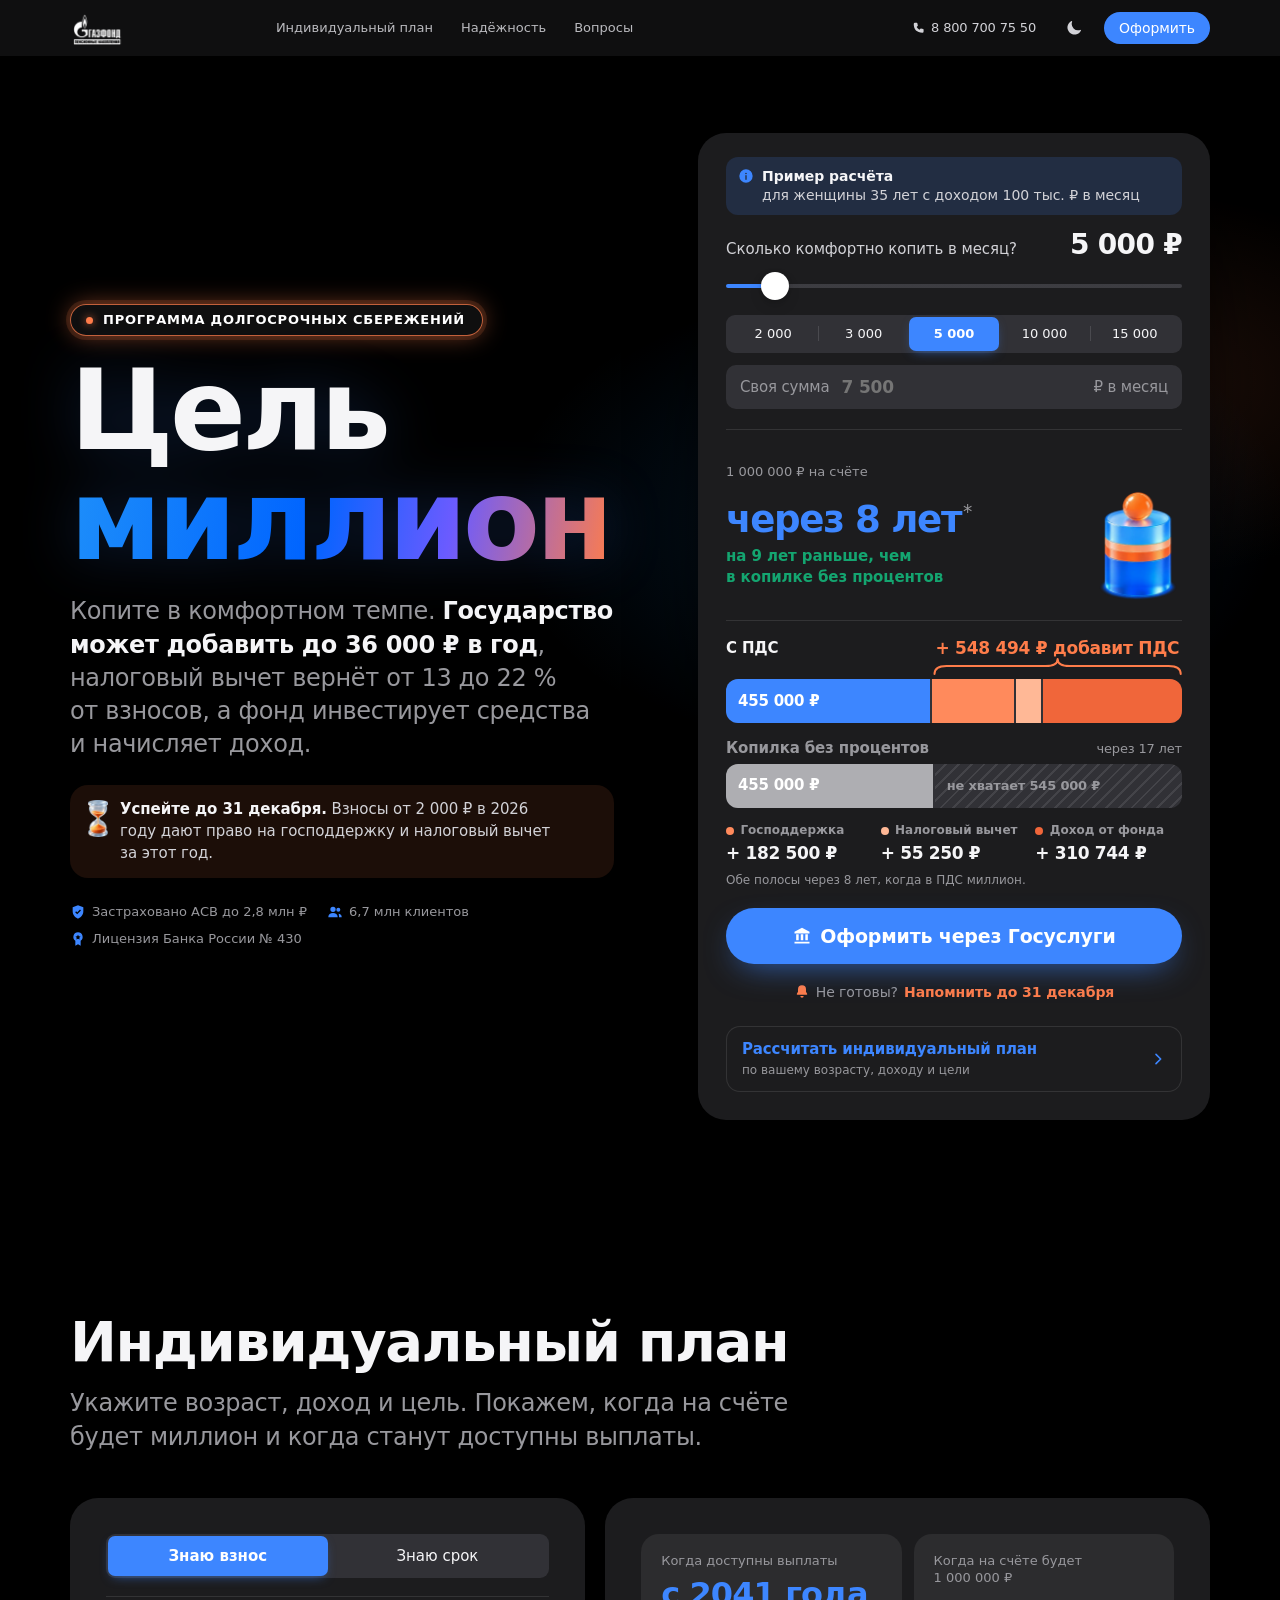
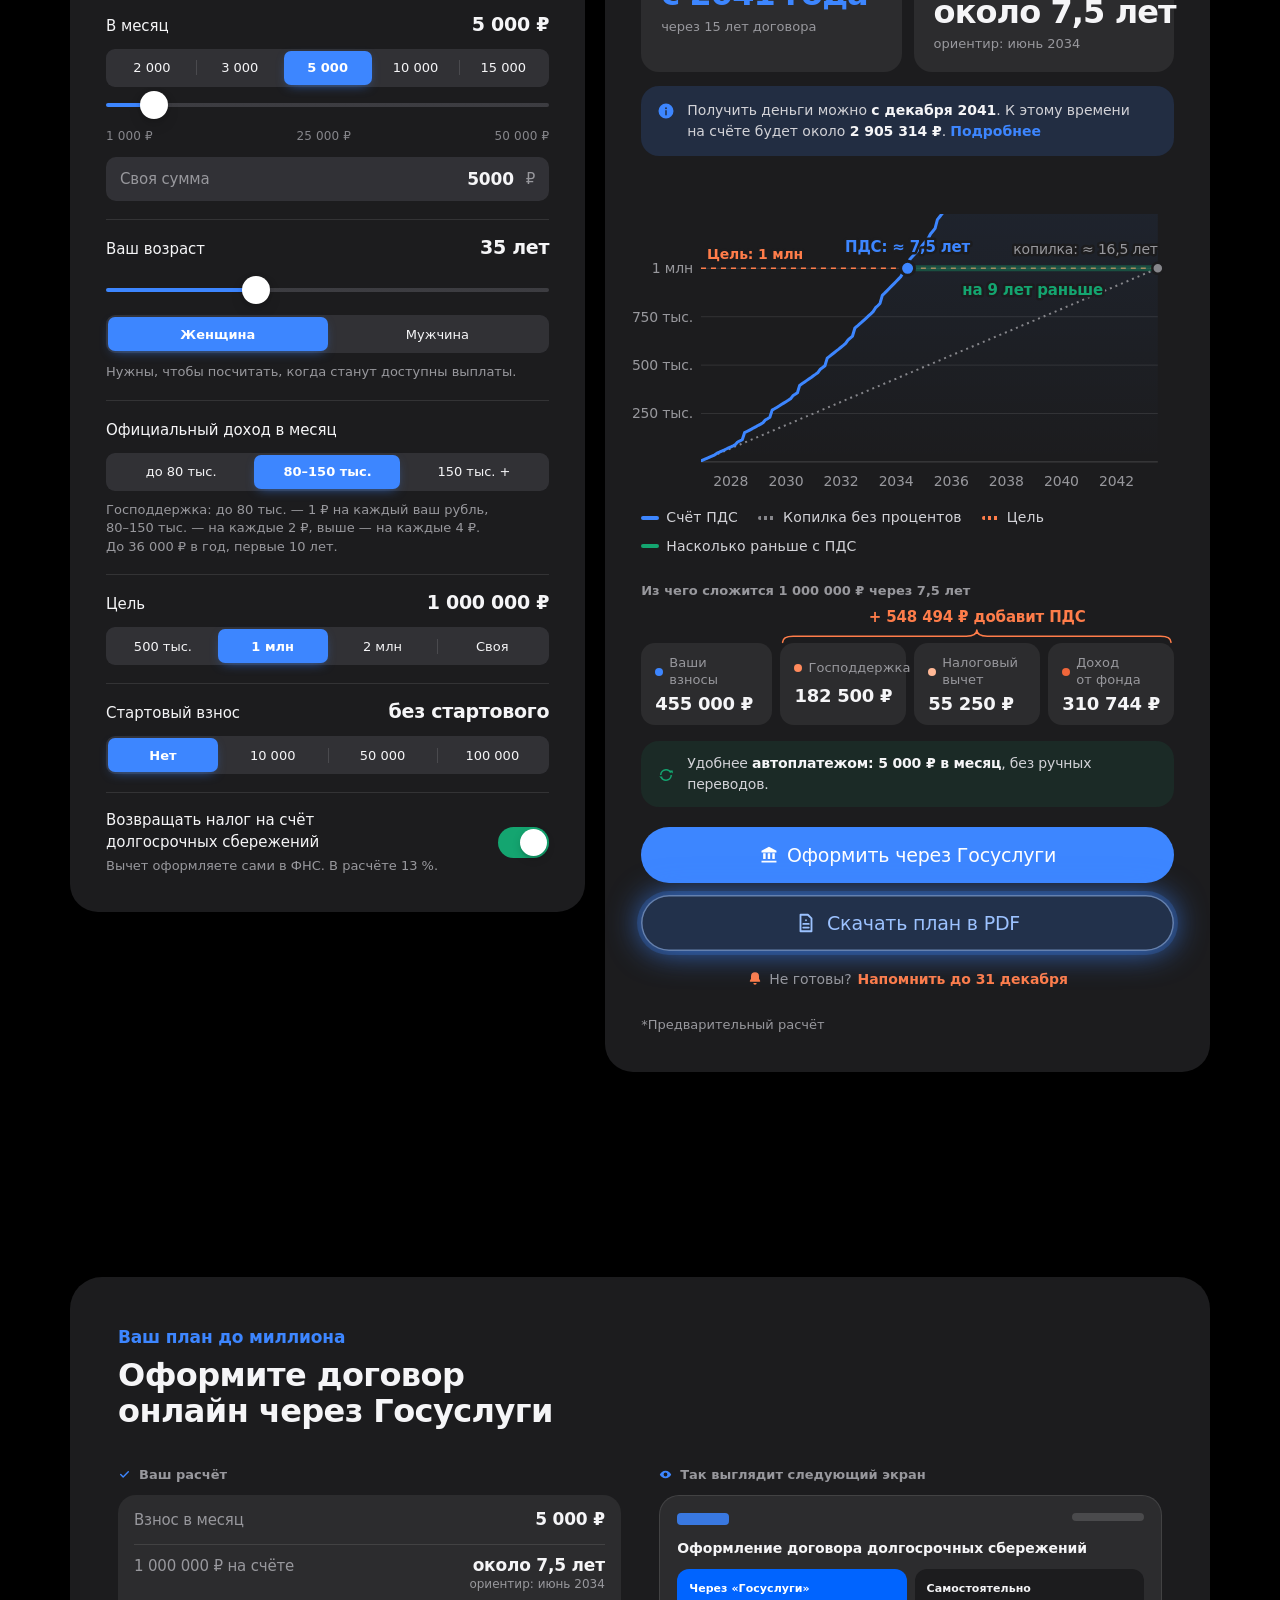
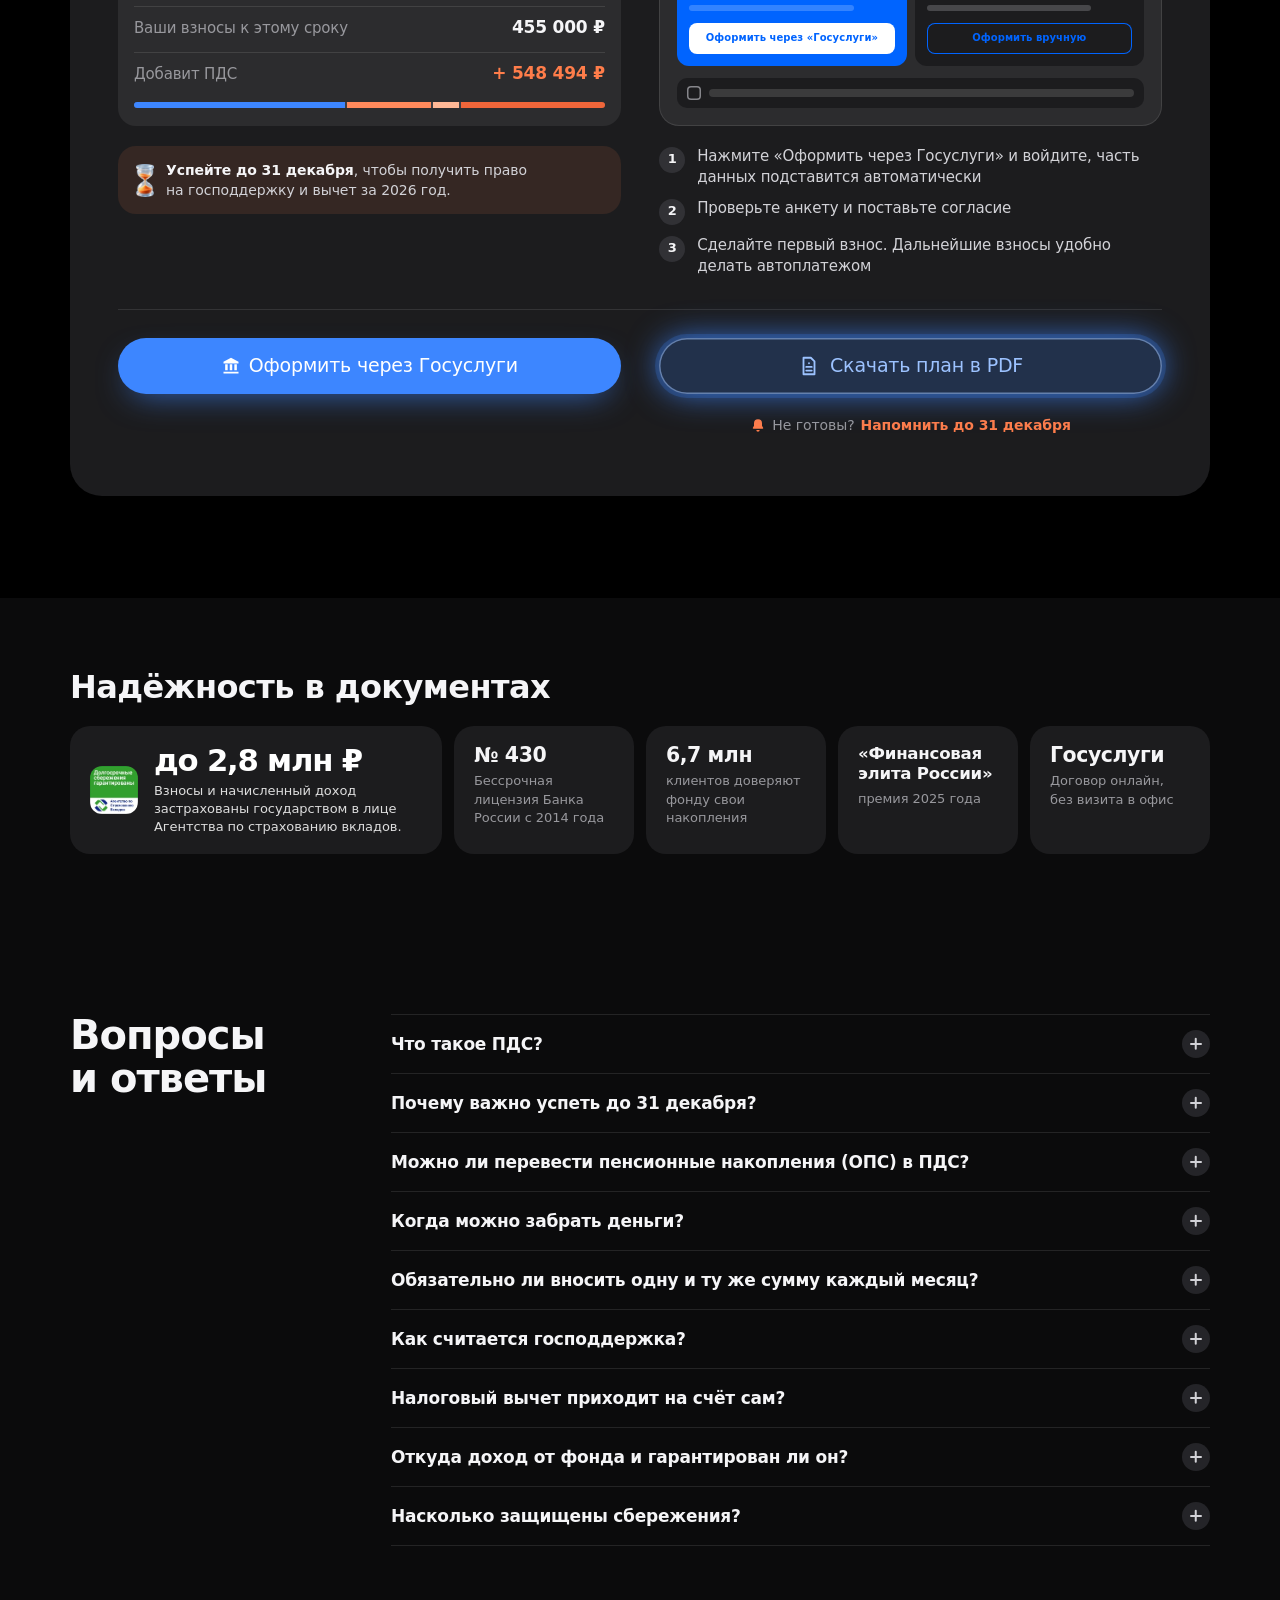
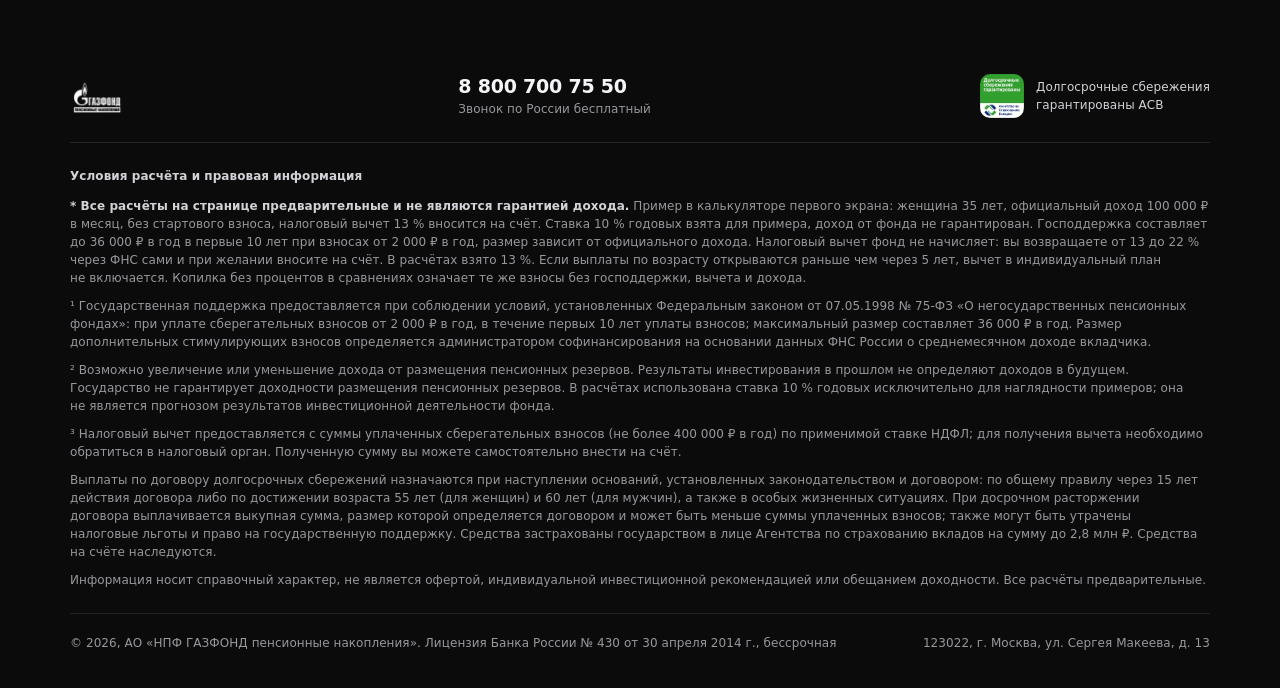
<file: v11/index.html>
<!doctype html>
<html lang="ru">
<head>
<meta charset="utf-8">
<meta name="viewport" content="width=device-width,initial-scale=1,viewport-fit=cover">
<title>Цель миллион · Программа долгосрочных сбережений · ГАЗФОНД пенсионные накопления</title>
<meta name="description" content="Копите в комфортном темпе. Государство может добавить до 36 000 ₽ в год, налоговый вычет вернёт от 13 до 22 % от взносов, фонд начисляет инвестиционный доход. Посчитайте свой план и оформите договор через Госуслуги.">
<meta name="theme-color" content="#FBFBFD" media="(prefers-color-scheme: light)">
<meta name="theme-color" content="#000000" media="(prefers-color-scheme: dark)">
<script>/* тема до отрисовки: ночью (21:00–7:00) тёмная, днём как в системе; выбор посетителя действует до следующей смены дня и ночи */(function(){var r=document.documentElement,t=null,h=new Date().getHours(),night=h>=21||h<7;try{var s=JSON.parse(localStorage.getItem("million-theme")||"null");if(s&&(s.t==="dark"||s.t==="light")&&s.until>Date.now())t=s.t}catch(e){}if(!t){var sys=window.matchMedia&&matchMedia("(prefers-color-scheme: dark)").matches;if(night){t="dark";if(!sys)r.setAttribute("data-night","1")}else t=sys?"dark":"light"}r.setAttribute("data-theme",t)})();</script>
<link rel="icon" type="image/png" href="img/favicon.png">
<link rel="apple-touch-icon" href="img/apple-touch-icon.png">
<!-- Превью ссылки. После публикации замените относительные пути на полный адрес страницы, например https://million.gazfond-pn.ru/media/og-image.jpg -->
<meta property="og:type" content="website">
<meta property="og:locale" content="ru_RU">
<meta property="og:site_name" content="ГАЗФОНД пенсионные накопления">
<meta property="og:title" content="Цель миллион · программа долгосрочных сбережений">
<meta property="og:description" content="Копите в комфортном темпе. Государство может добавить до 36 000 ₽ в год, налоговый вычет вернёт от 13 до 22 % от взносов, фонд начисляет инвестиционный доход. Посчитайте свой план и оформите договор через Госуслуги.">
<meta property="og:url" content="https://million.gazfond-pn.com/v11/">
<meta property="og:image" content="https://million.gazfond-pn.com/v11/media/og-image.jpg">
<meta property="og:image:width" content="1200">
<meta property="og:image:height" content="630">
<meta name="twitter:card" content="summary_large_image">
<meta name="twitter:image" content="https://million.gazfond-pn.com/v11/media/og-image.jpg">
<!-- Яндекс Метрика: вставьте сюда код счётчика и укажите его номер в METRIKA_ID внизу страницы -->
<style>
/* ============================================================
   «Цель миллион» · v11 (основа v10: «копить», перенос в переключателе, счётчик по адресу)
   Системный шрифт (SF Pro на Apple-устройствах), размерный трекинг,
   полупрозрачные материалы, пружины вместо фиксированных анимаций.
   Бренд: синий #0064FF и тёплый #FF7D4A из дизайн-системы ГАЗФОНД ПН.
   ============================================================ */
:root{
  color-scheme:light;
  --bg:#FBFBFD; --bg-2:#F5F5F7; --card:#FFFFFF; --card-2:#FAFAFC;
  --ink:#1D1D1F; --ink-2:#424245; --muted:#6E6E73; --faint:#86868B;
  --line:rgba(0,0,0,.08); --line-2:rgba(0,0,0,.14);
  --fill:rgba(118,118,128,.12); --fill-2:rgba(118,118,128,.2);
  --accent:#0064FF; --accent-hover:#0051FF; --accent-press:#0042DD; --accent-soft:rgba(0,100,255,.08); --accent-ink:#fff;
  --warm:#FF7D4A; --warm-2:#FF9F78; --sky:#1E8FFA; --green:#14A570; --grey-data:#AEAEB2;
  --c-you:var(--accent); --c-gov:var(--warm); --c-tax:var(--warm-2); --c-fund:var(--sky);
  --mat:rgba(251,251,253,.72); --mat-thick:rgba(255,255,255,.78); --mat-edge:rgba(255,255,255,.6);
  --shadow-1:0 1px 2px rgba(0,0,0,.04),0 2px 8px rgba(0,0,0,.04);
  --shadow-2:0 2px 6px rgba(0,0,0,.04),0 12px 32px rgba(0,0,0,.08);
  --shadow-3:0 8px 24px rgba(0,0,0,.08),0 32px 64px rgba(0,0,0,.12);
  --thumb-bg:#fff; --thumb-shadow:0 3px 8px rgba(0,0,0,.12),0 3px 1px rgba(0,0,0,.04);
  --font:-apple-system,BlinkMacSystemFont,"SF Pro Text","SF Pro Display","Segoe UI Variable Text","Segoe UI",system-ui,Roboto,"Helvetica Neue",Arial,sans-serif;
  --font-display:-apple-system,BlinkMacSystemFont,"SF Pro Display","Segoe UI Variable Display","Segoe UI",system-ui,Roboto,"Helvetica Neue",Arial,sans-serif;
  --r-s:.75rem; --r-m:1.125rem; --r-l:1.5rem; --r-xl:1.75rem; --r-pill:999px;
  --container:71.25rem; --gutter:max(1rem,env(safe-area-inset-left,0px));
  --header-h:3.5rem;
  --ease-out:cubic-bezier(.22,1,.36,1);
}
@media (min-width:48rem){:root{--gutter:2rem}}
@media (prefers-color-scheme:dark){
  :root:not([data-theme="light"]){
    color-scheme:dark;
    --bg:#000000; --bg-2:#0B0B0C; --card:#1C1C1E; --card-2:#161618;
    --ink:#F5F5F7; --ink-2:#D2D2D7; --muted:#98989D; --faint:#86868B;
    --line:rgba(255,255,255,.1); --line-2:rgba(255,255,255,.18);
    --fill:rgba(118,118,128,.24); --fill-2:rgba(118,118,128,.36);
    --accent:#3D86FF; --accent-hover:#5A98FF; --accent-press:#2A72F0; --accent-soft:rgba(61,134,255,.16);
    --mat:rgba(22,22,23,.72); --mat-thick:rgba(38,38,40,.8); --mat-edge:rgba(255,255,255,.12);
    --shadow-1:0 1px 2px rgba(0,0,0,.4); --shadow-2:0 12px 32px rgba(0,0,0,.45); --shadow-3:0 32px 64px rgba(0,0,0,.6);
    --thumb-bg:#636366; --thumb-shadow:0 3px 8px rgba(0,0,0,.3);
  }
}
:root[data-theme="dark"]{
  color-scheme:dark;
  --bg:#000000; --bg-2:#0B0B0C; --card:#1C1C1E; --card-2:#161618;
  --ink:#F5F5F7; --ink-2:#D2D2D7; --muted:#98989D; --faint:#86868B;
  --line:rgba(255,255,255,.1); --line-2:rgba(255,255,255,.18);
  --fill:rgba(118,118,128,.24); --fill-2:rgba(118,118,128,.36);
  --accent:#3D86FF; --accent-hover:#5A98FF; --accent-press:#2A72F0; --accent-soft:rgba(61,134,255,.16);
  --mat:rgba(22,22,23,.72); --mat-thick:rgba(38,38,40,.8); --mat-edge:rgba(255,255,255,.12);
  --shadow-1:0 1px 2px rgba(0,0,0,.4); --shadow-2:0 12px 32px rgba(0,0,0,.45); --shadow-3:0 32px 64px rgba(0,0,0,.6);
  --thumb-bg:#636366; --thumb-shadow:0 3px 8px rgba(0,0,0,.3);
}

/* ---------- base ---------- */
*,*::before,*::after{box-sizing:border-box}
[hidden]{display:none!important}
html{-webkit-text-size-adjust:100%;overflow-x:clip;scroll-padding-top:calc(var(--header-h) + 1rem)}
body{margin:0;background:var(--bg);color:var(--ink);font:400 1.0625rem/1.47 var(--font);letter-spacing:-.01em;-webkit-font-smoothing:antialiased;-moz-osx-font-smoothing:grayscale;overflow-x:clip;font-optical-sizing:auto}
img{max-width:100%;height:auto;display:block}
a{color:inherit;text-decoration:none}
button{font:inherit;color:inherit;background:none;border:0;cursor:pointer;padding:0;-webkit-tap-highlight-color:transparent}
a{-webkit-tap-highlight-color:transparent}
h1,h2,h3,h4{margin:0;font-family:var(--font-display);text-wrap:balance}
p{margin:0}
:focus-visible{outline:.1875rem solid color-mix(in srgb,var(--accent) 45%,transparent);outline-offset:.1875rem;border-radius:.5rem}
.container{width:min(var(--container),100% - 2*var(--gutter));margin-inline:auto}
.num{font-variant-numeric:tabular-nums}
.sr{position:absolute;width:1px;height:1px;overflow:hidden;clip:rect(0 0 0 0);white-space:nowrap}
::selection{background:color-mix(in srgb,var(--accent) 25%,transparent)}
svg.i{width:1em;height:1em;flex:none}

/* type scale — трекинг и интерлиньяж зависят от размера */
.t-hero{font-size:clamp(3.5rem,12vw,8.75rem);line-height:.98;letter-spacing:-.035em;font-weight:700}
.t-h2{font-size:clamp(2.25rem,5.6vw,4rem);line-height:1.06;letter-spacing:-.025em;font-weight:700}
.t-h3{font-size:clamp(1.5rem,2.6vw,2rem);line-height:1.12;letter-spacing:-.018em;font-weight:700}
.t-h4{font-size:1.1875rem;line-height:1.26;letter-spacing:-.012em;font-weight:600}
.t-lead{font-size:clamp(1.1875rem,1.9vw,1.5rem);line-height:1.38;letter-spacing:-.014em;font-weight:500;color:var(--muted)}
.t-lead b{color:var(--ink);font-weight:600}
.t-small{font-size:.8125rem;line-height:1.42;letter-spacing:0;color:var(--muted)}
.t-cap{font-size:.75rem;line-height:1.33;letter-spacing:.012em;color:var(--muted)}
.t-eyebrow{font-size:1.0625rem;line-height:1.3;letter-spacing:-.01em;font-weight:600;color:var(--warm)}
.grad{background:linear-gradient(100deg,#1E8FFA 0%,#0064FF 45%,#6B5BFF 70%,#FF7D4A 100%);-webkit-background-clip:text;background-clip:text;color:transparent;padding-bottom:.06em}

/* ---------- buttons: отклик на нажатии, не на отпускании ---------- */
.btn{position:relative;display:inline-flex;align-items:center;justify-content:center;gap:.5rem;min-height:2.75rem;padding:0 1.375rem;border-radius:var(--r-pill);font:400 1.0625rem/1 var(--font);letter-spacing:-.01em;white-space:nowrap;transition:background-color .2s var(--ease-out),color .2s,transform .1s ease-out,opacity .2s;user-select:none;-webkit-user-select:none;touch-action:manipulation}
.btn:active,.press:active{transform:scale(.97);transition:transform .1s ease-out}
.btn .i{width:1.05em;height:1.05em}
.btn-primary{background:var(--accent);color:var(--accent-ink)}
.btn-primary:hover{background:var(--accent-hover)}
.btn-primary:active{background:var(--accent-press)}
.btn-secondary{background:var(--fill);color:var(--ink)}
.btn-secondary:hover{background:var(--fill-2)}
.btn-lg{min-height:3.5rem;padding:0 2rem;font-size:1.1875rem;font-weight:500}
.btn-sm{min-height:2rem;padding:0 .9375rem;font-size:.875rem;font-weight:500;letter-spacing:-.005em}
.btn.done{background:color-mix(in srgb,var(--green) 16%,transparent);color:var(--green)}
.link{display:inline-flex;align-items:center;gap:.25rem;color:var(--accent);font-size:1.0625rem;letter-spacing:-.01em;min-height:2.75rem;padding:0 .25rem}
.link:hover{text-decoration:underline;text-underline-offset:.2em}
.link .i{width:.85em;height:.85em;transition:transform .25s var(--ease-out)}
.link:hover .i{transform:translateX(2px)}

/* ---------- header: плавающий полупрозрачный слой ---------- */
.header{position:fixed;inset:0 0 auto 0;z-index:100;padding-top:env(safe-area-inset-top,0px);background:var(--mat);-webkit-backdrop-filter:saturate(180%) blur(20px);backdrop-filter:saturate(180%) blur(20px)}
.header::after{content:"";position:absolute;left:0;right:0;top:100%;height:1.25rem;pointer-events:none;background:linear-gradient(to bottom,color-mix(in srgb,var(--bg) 70%,transparent),transparent);opacity:0;transition:opacity .3s}
.header.scrolled::after{opacity:1}
.header .container{display:flex;align-items:center;gap:1.5rem;height:var(--header-h)}
.logo{display:flex;align-items:center;flex:none}
.logo img{height:2.125rem;width:auto}
.logo .l-dark{display:none}
:root[data-theme="dark"] .logo .l-light{display:none}
:root[data-theme="dark"] .logo .l-dark{display:block}
.nav{display:flex;gap:1.75rem;margin-inline:auto}
.nav a{font-size:.8125rem;letter-spacing:0;color:var(--ink-2);opacity:.88;transition:opacity .2s,color .2s}
.nav a:hover,.nav a.on{opacity:1;color:var(--ink)}
@media (max-width:56rem){.nav{display:none}}
.h-right{margin-left:auto;display:flex;align-items:center;gap:.5rem}
.h-link{display:inline-flex;align-items:center;gap:.375rem;min-height:2.75rem;padding:0 .5rem;font-size:.8125rem;color:var(--ink-2)}
.h-link:hover{color:var(--ink)}
.h-link .i{width:.9rem;height:.9rem}
.h-swap{display:grid}
.h-swap > *{grid-area:1/1;transition:opacity .3s,transform .4s var(--ease-out)}
.h-swap .site{opacity:0;transform:translateY(6px);pointer-events:none}
.header.past .h-swap .phone{opacity:0;transform:translateY(-6px);pointer-events:none}
.header.past .h-swap .site{opacity:1;transform:none;pointer-events:auto}
@media (max-width:30rem){.h-link.phone span{display:none}.h-link.site{font-size:.75rem}}
.icon-btn{width:2.75rem;height:2.75rem;border-radius:50%;display:grid;place-items:center;color:var(--ink-2);transition:background-color .2s,transform .1s ease-out}
.icon-btn:hover{background:var(--fill)}
.icon-btn:active{transform:scale(.92)}
.icon-btn .i{width:1.125rem;height:1.125rem}
.icon-btn .moon{display:none}
:root[data-theme="dark"] .icon-btn .sun{display:none}
:root[data-theme="dark"] .icon-btn .moon{display:block}
::view-transition-old(root),::view-transition-new(root){animation-duration:.35s;animation-timing-function:ease}

/* ---------- sections ---------- */
main{display:block}
.section{padding-block:clamp(5rem,11vw,10rem)}
.section.tint{background:var(--bg-2)}
.s-head{max-width:48rem;margin-bottom:clamp(2.5rem,5vw,4rem)}
.s-head.center{margin-inline:auto;text-align:center}
.s-head .t-lead{margin-top:1rem}
.s-head .t-eyebrow{margin-bottom:.625rem;display:block}

/* появление при прокрутке — короткое, без пружин (не жест) */
html.js .reveal{opacity:0;transform:translateY(1.25rem);transition:opacity .8s var(--ease-out),transform .8s var(--ease-out)}
html.js .reveal.in{opacity:1;transform:none}
html.js .reveal[data-d="1"]{transition-delay:.08s}
html.js .reveal[data-d="2"]{transition-delay:.16s}
html.js .reveal[data-d="3"]{transition-delay:.24s}

/* ---------- HERO ---------- */
.hero{position:relative;padding-top:calc(var(--header-h) + clamp(3.5rem,8vw,6.5rem));padding-bottom:clamp(3rem,7vw,6rem);overflow:hidden;text-align:center}
.hero::before{content:"";position:absolute;left:50%;top:38%;width:min(70rem,140vw);aspect-ratio:1.6;transform:translate(-50%,-10%);background:radial-gradient(closest-side,color-mix(in srgb,var(--sky) 16%,transparent),transparent 70%),radial-gradient(40% 40% at 72% 30%,color-mix(in srgb,var(--warm) 12%,transparent),transparent 70%);pointer-events:none;z-index:0}
.hero > *{position:relative;z-index:1}
.hero .t-eyebrow{display:block;margin-bottom:.75rem}
.hero h1{margin:0 auto}
.hero .t-lead{max-width:38rem;margin:1.5rem auto 0}
.hero-cta{display:flex;flex-wrap:wrap;justify-content:center;align-items:center;gap:.75rem 1.25rem;margin-top:2rem}
.hero-visual{position:relative;max-width:60rem;margin:clamp(2.5rem,6vw,4.5rem) auto 0;will-change:transform}
.hero-visual img{width:100%;filter:drop-shadow(0 2.5rem 2.5rem rgba(0,30,90,.14))}
:root[data-theme="dark"] .hero-visual img{filter:drop-shadow(0 2.5rem 3rem rgba(0,60,200,.25))}
/* карточка счёта — толстый материал поверх картинки */
.acct{position:absolute;right:0;bottom:-2%;width:min(21rem,86%);padding:1.125rem 1.25rem 1.125rem;border-radius:var(--r-l);text-align:left;background:var(--mat-thick);-webkit-backdrop-filter:saturate(180%) blur(28px);backdrop-filter:saturate(180%) blur(28px);box-shadow:var(--shadow-3),inset 0 1px 0 var(--mat-edge);will-change:transform}
.acct .a-t{display:flex;justify-content:space-between;align-items:center;font-size:.8125rem;font-weight:500;color:var(--muted);letter-spacing:0}
.acct .a-t b{color:var(--ink);font-weight:600}
.acct .a-t i{width:.5rem;height:.5rem;border-radius:50%;background:var(--green)}
.acct .a-v{font:700 2.125rem/1 var(--font-display);letter-spacing:-.03em;margin:.625rem 0 .25rem;color:var(--ink)}
.acct .a-s{font-size:.8125rem;color:var(--muted);letter-spacing:0}
.acct .a-s b{color:var(--ink-2);font-weight:600}
.bar4{display:flex;gap:2px;height:.375rem;border-radius:.1875rem;overflow:hidden;background:var(--fill);margin-top:.875rem}
.bar4 i{display:block;height:100%}
.bar4 i:nth-child(1){background:var(--c-you)}.bar4 i:nth-child(2){background:var(--c-gov)}.bar4 i:nth-child(3){background:var(--c-tax)}.bar4 i:nth-child(4){background:var(--c-fund)}
.legend{display:flex;flex-wrap:wrap;gap:.25rem .75rem;margin-top:.625rem;font-size:.6875rem;letter-spacing:.012em;color:var(--muted)}
.legend span{display:inline-flex;align-items:center;gap:.3125rem}
.legend span::before{content:"";width:.4375rem;height:.4375rem;border-radius:50%;background:var(--c)}
@media (max-width:40rem){
  .hero-visual{display:grid;gap:1rem}
  .acct{position:relative;right:auto;bottom:auto;width:100%;margin-top:-2.5rem}
}

/* факты — ровная сетка с волосяными линиями вместо бегущей строки */
.facts{display:grid;grid-template-columns:repeat(4,minmax(0,1fr));margin-top:clamp(3rem,6vw,5rem);border-top:1px solid var(--line)}
.facts div{padding:1.25rem 1rem 0;text-align:center}
.facts div + div{border-left:1px solid var(--line)}
.facts b{display:block;font:600 1.3125rem/1.2 var(--font-display);letter-spacing:-.015em;color:var(--ink)}
.facts span{display:block;margin-top:.25rem;font-size:.8125rem;color:var(--muted);letter-spacing:0}
@media (max-width:48rem){.facts{grid-template-columns:repeat(2,minmax(0,1fr))}.facts div:nth-child(3){border-left:0}.facts div:nth-child(n+3){padding-top:1.25rem}}

/* ---------- GALLERY: карусель с пружиной, импульсом и резинкой ---------- */
.gal-head{display:flex;align-items:flex-end;justify-content:space-between;gap:1.5rem;margin-bottom:clamp(2rem,4vw,3rem)}
.gal-head .s-head{margin-bottom:0}
.gal{position:relative;overflow:hidden;touch-action:pan-y;cursor:grab;user-select:none;-webkit-user-select:none;padding-block:.5rem 2rem;outline:none}
.gal.dragging{cursor:grabbing}
.gal-track{display:flex;gap:1.25rem;width:max-content;padding-inline:max(var(--gutter),(100vw - var(--container))/2);will-change:transform}
.card-g{position:relative;flex:none;width:clamp(17.5rem,30vw,23.25rem);height:clamp(28rem,40vw,31.25rem);border-radius:var(--r-xl);background:var(--card);box-shadow:var(--shadow-1);padding:1.75rem 1.75rem 1.5rem;display:flex;flex-direction:column;overflow:hidden}
.section.tint .card-g{box-shadow:none}
.card-g .k{font-size:.875rem;font-weight:600;letter-spacing:-.005em;color:var(--muted)}
.card-g .v{font:700 clamp(2rem,3.4vw,2.625rem)/1.04 var(--font-display);letter-spacing:-.028em;margin-top:.5rem;color:var(--ink)}
.card-g .v small{font-size:.55em;letter-spacing:-.01em;font-weight:600;color:var(--muted)}
.card-g p{margin-top:.75rem;font-size:1rem;line-height:1.45;color:var(--ink-2);letter-spacing:-.008em}
.card-g .art{margin-top:auto;align-self:center;width:72%;max-width:14rem;pointer-events:none;-webkit-user-drag:none}
.card-g .big{margin-top:auto;font:700 clamp(4.5rem,8vw,6rem)/.9 var(--font-display);letter-spacing:-.05em;color:var(--fill-2)}
.card-g .big.grad{color:transparent}
.card-g.dark{background:#1D1D1F;color:#F5F5F7}
.card-g.dark .k{color:#A1A1A6}.card-g.dark .v{color:#fff}.card-g.dark p{color:#D2D2D7}
.gal-ctrl{display:flex;align-items:center;gap:1rem;justify-content:center;margin-top:.25rem}
.dots{display:flex;gap:.5rem;padding:.75rem 1rem;border-radius:var(--r-pill);background:var(--fill)}
.dots i{width:.5rem;height:.5rem;border-radius:.25rem;background:var(--faint);opacity:.5;transition:width .35s var(--ease-out),opacity .25s,background-color .25s}
.dots i.on{width:1.5rem;opacity:1;background:var(--ink-2)}
.arrows{display:flex;gap:.625rem}
.arrow{width:2.25rem;height:2.25rem;border-radius:50%;display:grid;place-items:center;background:var(--fill);color:var(--ink-2);transition:background-color .2s,opacity .2s,transform .1s ease-out}
.arrow:hover{background:var(--fill-2)}
.arrow:active{transform:scale(.92)}
.arrow[disabled]{opacity:.35;cursor:default}
.arrow .i{width:1rem;height:1rem}
.arrow.prev .i{transform:rotate(180deg)}
@media (max-width:40rem){.card-g{width:82vw;height:auto;min-height:26rem}.gal-head .arrows{display:none}}

/* ---------- CALC ---------- */
.calc{display:grid;grid-template-columns:minmax(0,.92fr) minmax(0,1.08fr);gap:1.25rem;align-items:start}
.calc-clip,.calc-track{display:contents}
.panel{border-radius:var(--r-xl);background:var(--card);box-shadow:var(--shadow-1);padding:clamp(1.375rem,3vw,2.25rem)}
.section.tint .panel{box-shadow:none}
.result{position:sticky;top:calc(var(--header-h) + 1.25rem)}
.q{font:600 1.3125rem/1.25 var(--font-display);letter-spacing:-.015em;margin-bottom:1.5rem}
.q small{display:block;margin-top:.375rem;font:400 .9375rem/1.4 var(--font);letter-spacing:-.005em;color:var(--muted)}
.field{padding-block:1.125rem;border-top:1px solid var(--line)}
.field.first{border-top:0;padding-top:0}
.lab{display:flex;justify-content:space-between;align-items:baseline;gap:1rem;margin-bottom:.75rem;font-size:.9375rem;font-weight:500;color:var(--ink);letter-spacing:-.005em}
.lab small{font-weight:400;color:var(--muted)}
.lab output{font:600 1.1875rem/1 var(--font-display);letter-spacing:-.015em;color:var(--ink);white-space:nowrap}
.hint{margin-top:.625rem;font-size:.8125rem;line-height:1.42;color:var(--muted);letter-spacing:0}
.daily{margin-top:.75rem;font-size:.9375rem;font-weight:600;color:var(--accent)}

/* сегментированный контрол в стиле iOS: бегунок едет пружиной */
.seg{position:relative;display:flex;padding:.125rem;border-radius:.5625rem;background:var(--fill);isolation:isolate}
.seg + .seg,.seg + input,.seg + .numin,input + .range-ticks + .numin{margin-top:.75rem}
.seg button{position:relative;z-index:1;flex:1 1 0;min-width:0;min-height:2.125rem;padding:.25rem .375rem;border-radius:.4375rem;font-size:.8125rem;font-weight:500;letter-spacing:0;color:var(--ink);white-space:nowrap;transition:transform .1s ease-out}
.seg button:active{transform:scale(.96)}
.seg button[aria-pressed="true"]{font-weight:600}
.seg button:not([aria-pressed="true"])::after{content:"";position:absolute;right:-1px;top:28%;bottom:28%;width:1px;background:var(--line-2);opacity:.7}
.seg button:last-child::after,.seg button:has(+ button[aria-pressed="true"])::after{display:none}
.seg-thumb{position:absolute;z-index:0;top:.125rem;bottom:.125rem;left:0;width:0;border-radius:.4375rem;background:var(--thumb-bg);box-shadow:var(--thumb-shadow);will-change:transform,width;transition:opacity .2s}
.seg.none .seg-thumb{opacity:0}
.seg.lg button{min-height:2.5rem;font-size:.9375rem}

/* слайдер в стиле iOS */
input[type=range]{-webkit-appearance:none;appearance:none;width:100%;height:2.25rem;background:transparent;margin:0;--p:50%;touch-action:pan-y}
input[type=range]::-webkit-slider-runnable-track{height:.25rem;border-radius:.125rem;background:linear-gradient(90deg,var(--accent) var(--p),var(--fill-2) var(--p))}
input[type=range]::-moz-range-track{height:.25rem;border-radius:.125rem;background:var(--fill-2)}
input[type=range]::-moz-range-progress{height:.25rem;border-radius:.125rem;background:var(--accent)}
input[type=range]::-webkit-slider-thumb{-webkit-appearance:none;width:1.75rem;height:1.75rem;margin-top:-.75rem;border-radius:50%;background:#fff;box-shadow:0 .5px 4px rgba(0,0,0,.12),0 6px 13px rgba(0,0,0,.12),0 0 0 .5px rgba(0,0,0,.04);transition:transform .15s ease-out}
input[type=range]::-moz-range-thumb{width:1.75rem;height:1.75rem;border:0;border-radius:50%;background:#fff;box-shadow:0 .5px 4px rgba(0,0,0,.12),0 6px 13px rgba(0,0,0,.12)}
input[type=range]:active::-webkit-slider-thumb{transform:scale(1.08)}
.range-ticks{display:flex;justify-content:space-between;font-size:.75rem;color:var(--faint);letter-spacing:.012em;margin-top:-.125rem}
.numin{display:flex;align-items:center;gap:.625rem;padding:0 .875rem;border-radius:.625rem;background:var(--fill);font-size:.9375rem;color:var(--muted)}
.numin input{flex:1;min-width:0;height:2.75rem;border:0;background:transparent;font:600 1.0625rem/1 var(--font);letter-spacing:-.01em;color:var(--ink);outline:none;text-align:right}
.numin:focus-within{box-shadow:0 0 0 .1875rem color-mix(in srgb,var(--accent) 35%,transparent)}
.numin input::-webkit-outer-spin-button,.numin input::-webkit-inner-spin-button{-webkit-appearance:none;margin:0}
.numin input{-moz-appearance:textfield}

/* переключатель iOS */
.toggle{display:flex;align-items:center;justify-content:space-between;gap:1rem;padding:1rem 0 0;border-top:1px solid var(--line);cursor:pointer}
.toggle .tt{font-size:.9375rem;font-weight:500;letter-spacing:-.005em}
.toggle .tt small{display:block;margin-top:.25rem;font-size:.8125rem;font-weight:400;line-height:1.4;color:var(--muted);letter-spacing:0}
.toggle input{position:absolute;opacity:0;pointer-events:none}
.sw{position:relative;flex:none;width:3.1875rem;height:1.9375rem;border-radius:1rem;background:var(--fill-2);transition:background-color .25s}
.sw::after{content:"";position:absolute;top:.125rem;left:.125rem;width:1.6875rem;height:1.6875rem;border-radius:50%;background:#fff;box-shadow:0 3px 8px rgba(0,0,0,.15),0 3px 1px rgba(0,0,0,.06);transition:transform .35s cubic-bezier(.3,1.3,.5,1),width .15s}
.toggle:active .sw::after{width:1.9375rem}
.toggle input:checked + .sw{background:var(--green)}
.toggle input:checked + .sw::after{transform:translateX(1.25rem)}
.toggle:active input:checked + .sw::after{transform:translateX(1rem)}
.toggle input:focus-visible + .sw{outline:.1875rem solid color-mix(in srgb,var(--accent) 45%,transparent);outline-offset:.125rem}

/* результат */
.res-two{display:grid;grid-template-columns:repeat(2,minmax(0,1fr));gap:.75rem}
.res-card{padding:1.125rem 1.25rem;border-radius:var(--r-m);background:var(--bg-2)}
.section.tint .res-card{background:var(--card-2)}
:root[data-theme="dark"] .res-card{background:#2C2C2E}
.res-card .l{font-size:.8125rem;font-weight:500;color:var(--muted);letter-spacing:0;line-height:1.35}
.res-card .v{font:700 clamp(1.625rem,2.5vw,2.125rem)/1.08 var(--font-display);letter-spacing:-.028em;margin-top:.5rem;color:var(--accent)}
.res-card.when .v{color:var(--ink)}
.res-card .s{margin-top:.5rem;font-size:.8125rem;line-height:1.4;color:var(--muted);letter-spacing:0}
@media (max-width:30rem){.res-two{grid-template-columns:minmax(0,1fr)}}
.res-note{display:flex;gap:.75rem;margin-top:.875rem;padding:.875rem 1rem;border-radius:var(--r-m);background:var(--accent-soft);font-size:.875rem;line-height:1.5;color:var(--ink-2);letter-spacing:-.003em}
.res-note .i{width:1.125rem;height:1.125rem;color:var(--accent);margin-top:.125rem}
.res-note b{color:var(--ink);font-weight:600}
.res-note.ok{background:color-mix(in srgb,var(--green) 10%,transparent)}
.res-note.ok .i{color:var(--green)}
.chart{position:relative;margin-top:1.25rem;touch-action:pan-y}
.chart svg{width:100%;height:auto;display:block;overflow:visible}
.chart text{font-family:var(--font)}
.tip{position:absolute;top:0;left:0;padding:.625rem .75rem;border-radius:.75rem;background:var(--mat-thick);-webkit-backdrop-filter:saturate(180%) blur(20px);backdrop-filter:saturate(180%) blur(20px);box-shadow:var(--shadow-2),inset 0 1px 0 var(--mat-edge);font-size:.75rem;line-height:1.4;color:var(--muted);letter-spacing:.005em;opacity:0;transform:scale(.96);transform-origin:top left;transition:opacity .15s,transform .2s var(--ease-out);pointer-events:none;min-width:9.5rem;z-index:2}
.tip b{display:block;font-size:1rem;font-weight:700;letter-spacing:-.015em;color:var(--accent)}
.chart.hot .tip{opacity:1;transform:none}
.c-legend{display:flex;flex-wrap:wrap;gap:.375rem 1rem;margin-top:.5rem;font-size:.75rem;color:var(--muted);letter-spacing:.012em}
.c-legend span{display:inline-flex;align-items:center;gap:.4375rem}
.c-legend span::before{content:"";width:.875rem;height:.1875rem;border-radius:.125rem;background:var(--c)}
.c-legend span.dash::before{background:repeating-linear-gradient(90deg,var(--c) 0 3px,transparent 3px 6px)}
.bd-head{margin-top:1.5rem;font-size:.8125rem;font-weight:600;color:var(--muted);letter-spacing:0}
.breakdown{display:grid;grid-template-columns:repeat(4,minmax(0,1fr));gap:.5rem;margin-top:.625rem}
@media (max-width:40rem){.breakdown{grid-template-columns:repeat(2,minmax(0,1fr))}}
.bd{padding:.75rem .875rem;border-radius:.875rem;background:var(--bg-2)}
:root[data-theme="dark"] .bd{background:#2C2C2E}
.bd .l{display:flex;align-items:center;gap:.375rem;font-size:.75rem;line-height:1.3;color:var(--muted);letter-spacing:.005em;min-height:2em}
.bd .l::before{content:"";flex:none;width:.5rem;height:.5rem;border-radius:50%;background:var(--c)}
.bd .v{font:600 1.0625rem/1 var(--font-display);letter-spacing:-.015em;margin-top:.375rem;white-space:nowrap}
.assume{list-style:none;margin:1.25rem 0 0;padding:0;display:grid;gap:.5rem}
.assume li{position:relative;padding-left:1.25rem;font-size:.8125rem;line-height:1.45;color:var(--muted);letter-spacing:0}
.assume li::before{content:"";position:absolute;left:.25rem;top:.55em;width:.3125rem;height:.3125rem;border-radius:50%;background:var(--faint)}
.assume b{color:var(--ink-2);font-weight:600}
.res-cta{display:flex;flex-wrap:wrap;gap:.75rem;margin-top:1.5rem}
.m-only.m-only{display:none}
.back{display:inline-flex;align-items:center;gap:.25rem;min-height:2.75rem;margin:-.5rem 0 .5rem -.25rem;padding:0 .25rem;color:var(--accent);font-size:1.0625rem}
.back .i{transform:rotate(180deg);width:.9em;height:.9em}

/* мобильный калькулятор: параметры → результат по одной горизонтали, туда и обратно */
@media (max-width:64rem){
  .calc{display:block}
  .calc-clip{display:block;overflow:hidden;margin-inline:calc(-1*var(--gutter));padding-inline:var(--gutter);transition:none}
  .calc-track{display:flex;align-items:flex-start;gap:calc(2*var(--gutter));will-change:transform}
  .calc-track > .panel{flex:0 0 100%;min-width:0}
  .result{position:relative;top:auto}
  .m-only.m-only{display:inline-flex}
  .calc-go{width:100%;margin-top:1.5rem}
}

/* ---------- CONDITIONS ---------- */
.tiles{display:grid;grid-template-columns:repeat(3,minmax(0,1fr));gap:1.25rem}
@media (max-width:64rem){.tiles{grid-template-columns:repeat(2,minmax(0,1fr))}}
@media (max-width:40rem){.tiles{grid-template-columns:minmax(0,1fr)}}
.tile{padding:1.75rem 1.75rem 1.875rem;border-radius:var(--r-xl);background:var(--card);box-shadow:var(--shadow-1)}
.section.tint .tile{box-shadow:none}
.tile .ic{display:grid;place-items:center;width:2.75rem;height:2.75rem;border-radius:.75rem;background:var(--accent-soft);color:var(--accent);margin-bottom:1.25rem}
.tile .ic .i{width:1.375rem;height:1.375rem}
.tile p{margin-top:.625rem;font-size:1rem;line-height:1.5;color:var(--ink-2);letter-spacing:-.008em}
.tile b{color:var(--ink);font-weight:600}
.tile.warn .ic{background:color-mix(in srgb,var(--warm) 14%,transparent);color:var(--warm)}

/* ---------- GO ---------- */
.go-card{display:grid;grid-template-columns:minmax(0,1fr) minmax(0,1fr);gap:clamp(2rem,5vw,4rem);align-items:center;padding:clamp(1.75rem,5vw,4rem);border-radius:2rem;background:var(--card);box-shadow:var(--shadow-2)}
@media (max-width:56rem){.go-card{grid-template-columns:minmax(0,1fr)}}
.go-left{display:flex;flex-direction:column;align-items:stretch;gap:1.5rem}
.go-left .t-eyebrow{color:var(--accent)}
.plan-sum{display:grid;gap:.125rem;padding:.25rem 1rem;border-radius:var(--r-m);background:var(--bg-2)}
:root[data-theme="dark"] .plan-sum{background:#2C2C2E}
.ps-row{display:flex;justify-content:space-between;align-items:baseline;gap:1rem;padding:.625rem 0;font-size:.9375rem;color:var(--muted)}
.ps-row + .ps-row{border-top:1px solid var(--line)}
.ps-row b{font:600 1.0625rem/1.2 var(--font-display);letter-spacing:-.012em;color:var(--ink);text-align:right}
.plan-sum .bar4{margin:.25rem 0 .75rem}
.go-btn{width:100%;min-height:4rem;font-size:1.25rem;font-weight:600;letter-spacing:-.015em;border-radius:1.125rem;box-shadow:0 .75rem 2rem -0.75rem color-mix(in srgb,var(--accent) 70%,transparent)}
.go-btn .gov{width:1.375rem;height:1.375rem}
.go-under{display:flex;flex-wrap:wrap;justify-content:space-between;gap:.25rem 1rem;font-size:.8125rem;color:var(--muted);letter-spacing:0}
.go-under a{color:var(--accent)}
.go-under a:hover{text-decoration:underline}
.go-right{display:flex;flex-direction:column;gap:.875rem}
.next-label{display:flex;align-items:center;gap:.5rem;font-size:.8125rem;font-weight:600;color:var(--muted);letter-spacing:0}
.next-label .i{color:var(--accent)}
.mock-link{display:block;border-radius:1.25rem;transition:transform .1s ease-out}
.mock-link:active{transform:scale(.98)}
.mock{padding:1.125rem;border-radius:1.25rem;background:var(--bg-2);box-shadow:inset 0 0 0 1px var(--line);color:var(--ink)}
:root[data-theme="dark"] .mock{background:#2C2C2E}
.mock-top{display:flex;justify-content:space-between;margin-bottom:.875rem}
.mock-logo{width:3.25rem;height:.75rem;border-radius:.25rem;background:var(--accent);opacity:.85}
.mock-phone{width:4.5rem;height:.5rem;border-radius:.25rem;background:currentColor;opacity:.15}
.mock-title{font-weight:600;font-size:.875rem;line-height:1.3;margin-bottom:.75rem;letter-spacing:-.005em}
.mock-cards{display:grid;grid-template-columns:1fr 1fr;gap:.5rem}
.mock-card{padding:.75rem;border-radius:.75rem;background:var(--card);display:flex;flex-direction:column;gap:.5rem;font-size:.6875rem;font-weight:600;letter-spacing:.005em}
.mock-card.blue{background:#0064FF;color:#fff}
.mk-l{height:.375rem;width:80%;border-radius:.1875rem;background:currentColor;opacity:.2}
.mk-btn{margin-top:.25rem;padding:.5rem .375rem;border-radius:.5rem;background:#fff;color:#0064FF;font-size:.625rem;text-align:center}
.mk-btn.ghost{background:transparent;box-shadow:inset 0 0 0 1px #0064FF}
.mock-consent{display:flex;align-items:center;gap:.5rem;margin-top:.75rem;padding:.5rem .625rem;border-radius:.625rem;background:var(--card)}
.mk-cb{width:.875rem;height:.875rem;border-radius:.25rem;box-shadow:inset 0 0 0 1.5px var(--faint);flex:none}
.mk-txt{height:.5rem;flex:1;border-radius:.25rem;background:currentColor;opacity:.14}
.mock-cta{display:flex;align-items:center;justify-content:center;gap:.375rem;margin-top:.75rem;font-size:.9375rem;color:var(--accent)}
.mock-cta .i{width:.9em;height:.9em}
.go-steps{list-style:none;margin:0;padding:0;display:grid;gap:.625rem}
.go-steps li{display:grid;grid-template-columns:1.625rem minmax(0,1fr);gap:.75rem;align-items:center;font-size:.9375rem;line-height:1.4;color:var(--ink-2)}
.go-steps b{display:grid;place-items:center;width:1.625rem;height:1.625rem;border-radius:50%;background:var(--fill);font-size:.8125rem;font-weight:600;color:var(--ink)}
.go-btn.m-only{margin-top:.5rem}

.materialize{animation:mat .5s var(--ease-out)}
@keyframes mat{from{opacity:0;transform:scale(.96);filter:blur(8px)}to{opacity:1;transform:none;filter:none}}

/* ---------- FAQ ---------- */
.faq{display:grid;grid-template-columns:minmax(0,.7fr) minmax(0,1.3fr);gap:2rem 4rem;align-items:start}
@media (max-width:56rem){.faq{grid-template-columns:minmax(0,1fr)}}
.faq-list{border-top:1px solid var(--line)}
.qa{border-bottom:1px solid var(--line);overflow:hidden}
.qa summary{list-style:none;display:flex;align-items:center;justify-content:space-between;gap:1.25rem;padding:1.375rem 0;font:600 1.1875rem/1.3 var(--font-display);letter-spacing:-.014em;cursor:pointer;-webkit-tap-highlight-color:transparent}
.qa summary::-webkit-details-marker{display:none}
.qa summary:hover{color:var(--accent)}
.pm{position:relative;flex:none;width:1.75rem;height:1.75rem;border-radius:50%;background:var(--fill)}
.pm::before,.pm::after{content:"";position:absolute;left:50%;top:50%;width:.75rem;height:1.5px;margin:-.75px 0 0 -.375rem;border-radius:1px;background:var(--ink-2);transition:transform .35s var(--ease-out)}
.pm::after{transform:rotate(90deg)}
.qa.open .pm::after{transform:rotate(0)}
.ans{padding:0 2.5rem 1.5rem 0;font-size:1rem;line-height:1.55;color:var(--ink-2);letter-spacing:-.008em}
.ans b{color:var(--ink);font-weight:600}

/* ---------- FOOTER ---------- */
.footer{background:var(--bg-2);padding-block:2.5rem 2.25rem;font-size:.75rem;line-height:1.5;color:var(--muted);letter-spacing:.005em}
.f-top{display:flex;flex-wrap:wrap;align-items:center;justify-content:space-between;gap:1.25rem;padding-bottom:1.5rem;margin-bottom:1.5rem;border-bottom:1px solid var(--line)}
.f-call{font:600 1.1875rem/1.2 var(--font-display);letter-spacing:-.012em;color:var(--ink)}
.f-call small{display:block;margin-top:.25rem;font:400 .75rem/1.3 var(--font);color:var(--muted);letter-spacing:.005em}
.f-asv{display:flex;align-items:center;gap:.75rem;color:var(--ink-2)}
.f-asv img{width:2.75rem;height:2.75rem;border-radius:.625rem}
.legal-h{font-size:.75rem;font-weight:600;color:var(--ink-2);margin-bottom:.75rem;letter-spacing:.005em}
.footer p + p{margin-top:.625rem}
.footer p b{color:var(--ink-2);font-weight:600}
.made{display:flex;flex-wrap:wrap;justify-content:space-between;gap:.5rem;margin-top:1.5rem;padding-top:1.25rem;border-top:1px solid var(--line)}

/* ---------- mobile bar: стеклянная капсула ---------- */
.mbar{position:fixed;left:.75rem;right:.75rem;bottom:calc(.75rem + env(safe-area-inset-bottom,0px));z-index:90;display:none;align-items:center;justify-content:space-between;gap:.75rem;padding:.5rem .5rem .5rem 1rem;border-radius:1.25rem;background:var(--mat-thick);-webkit-backdrop-filter:saturate(180%) blur(24px);backdrop-filter:saturate(180%) blur(24px);box-shadow:var(--shadow-3),inset 0 1px 0 var(--mat-edge);will-change:transform,opacity}
.mbar .t{min-width:0;display:flex;flex-direction:column;gap:.125rem}
.mbar .t b{font-size:.9375rem;font-weight:600;letter-spacing:-.01em}
.mbar .t span{font-size:.75rem;color:var(--muted);white-space:nowrap;overflow:hidden;text-overflow:ellipsis;letter-spacing:.005em}
@media (max-width:56rem){.mbar{display:flex}.footer{padding-bottom:6.5rem}}

.toast{position:fixed;left:50%;bottom:calc(2rem + env(safe-area-inset-bottom,0px));z-index:300;display:flex;align-items:center;gap:.5rem;padding:.75rem 1.125rem;border-radius:var(--r-pill);background:var(--mat-thick);-webkit-backdrop-filter:saturate(180%) blur(24px);backdrop-filter:saturate(180%) blur(24px);box-shadow:var(--shadow-3),inset 0 1px 0 var(--mat-edge);font-size:.9375rem;font-weight:600;letter-spacing:-.01em;color:var(--ink);opacity:0;transform:translate(-50%,.5rem) scale(.96);filter:blur(6px);pointer-events:none;transition:opacity .3s,transform .4s var(--ease-out),filter .3s}
.toast .i{color:var(--green)}
.toast.show{opacity:1;transform:translate(-50%,0);filter:none}
@media (max-width:56rem){.toast{bottom:calc(5.5rem + env(safe-area-inset-bottom,0px))}}

/* ---------- доступность: движение, прозрачность, контраст ---------- */
@media (prefers-reduced-motion:reduce){
  html.js .reveal{opacity:1;transform:none;transition:opacity .2s}
  .lay{transition:height .01s}
  .hud span{animation:hudfade 2.4s linear forwards}
  @keyframes hudfade{0%,100%{opacity:0}10%,85%{opacity:1}}
  .materialize{animation:none}
  .toast{transform:translate(-50%,0);filter:none}
  .btn:active,.press:active,.pay.down,.seg button:active,.mock-link:active{transform:none}
  ::view-transition-old(root),::view-transition-new(root){animation-duration:.2s}
}
@media (prefers-reduced-transparency:reduce){
  .header,.acct,.tip,.hud span,.mbar,.toast{-webkit-backdrop-filter:none;backdrop-filter:none;background:var(--card)}
  .header{background:var(--bg)}
}
@media (prefers-contrast:more){
  :root{--line:rgba(0,0,0,.28);--muted:#4A4A4F;--faint:#5A5A5F}
  .header,.acct,.tip,.hud span,.mbar,.toast{-webkit-backdrop-filter:none;backdrop-filter:none;background:var(--card);box-shadow:0 0 0 1px var(--ink)}
  .panel,.tile,.card-g,.sim,.go-card{box-shadow:0 0 0 1px var(--line-2)}
}

/* ============================================================
   v4 — калькулятор в hero, дедлайн, источники в цифрах, ОПС, доверие
   ============================================================ */
.hero4{text-align:left;padding-top:calc(var(--header-h) + clamp(2.5rem,6vw,5rem));padding-bottom:clamp(3.5rem,7vw,6rem)}
.hero4::before{left:70%;top:20%}
.hero-grid{display:grid;grid-template-columns:minmax(0,1fr) minmax(0,27rem);gap:clamp(2rem,5vw,4.5rem);align-items:center}
@media (max-width:60rem){.hero-grid{grid-template-columns:minmax(0,1fr)}}
.hero4 .t-hero{font-size:clamp(3.25rem,9vw,7rem)}
.hero4 .t-lead{margin:1.25rem 0 0;max-width:34rem}
.deadline{display:flex;gap:.75rem;align-items:flex-start;margin-top:1.5rem;padding:.875rem 1.125rem;border-radius:var(--r-m);background:color-mix(in srgb,var(--warm) 11%,transparent);font-size:.9375rem;line-height:1.45;color:var(--ink-2);max-width:34rem;letter-spacing:-.005em}
.deadline b{color:var(--ink);font-weight:600}
.deadline.sm{margin-top:0;font-size:.875rem;max-width:none}
.dl-dot{flex:none;width:.5rem;height:.5rem;margin-top:.5em;border-radius:50%;background:var(--warm);box-shadow:0 0 0 .25rem color-mix(in srgb,var(--warm) 22%,transparent)}
.dl-left{color:var(--warm);font-weight:600;white-space:nowrap}
.mini-trust{list-style:none;margin:1.5rem 0 0;padding:0;display:flex;flex-wrap:wrap;gap:.5rem 1.25rem;font-size:.8125rem;color:var(--muted);letter-spacing:0}
.mini-trust li{display:inline-flex;align-items:center;gap:.375rem}
.mini-trust .i{width:1rem;height:1rem;color:var(--accent)}
.ops-hero{display:flex;gap:.75rem;margin-top:1.25rem;padding:.875rem 1.125rem;border-radius:var(--r-m);background:var(--accent-soft);font-size:.9375rem;line-height:1.45;color:var(--ink-2);max-width:34rem}
.ops-hero .i{width:1.25rem;height:1.25rem;color:var(--accent);margin-top:.1rem}
.ops-hero b{color:var(--ink)}
.ops-hero a{color:var(--accent);white-space:nowrap}
/* калькулятор в первом экране */
.hcalc{padding:clamp(1.25rem,2.5vw,1.75rem);border-radius:var(--r-xl);background:var(--card);box-shadow:var(--shadow-3)}
.hc-q{display:flex;justify-content:space-between;align-items:baseline;gap:1rem;font-size:.9375rem;font-weight:500;letter-spacing:-.005em;color:var(--ink-2)}
.hc-q output{font:700 1.75rem/1 var(--font-display);letter-spacing:-.025em;color:var(--ink);white-space:nowrap}
.hcalc input[type=range]{margin-top:.5rem}
.hcalc .seg{margin-top:.25rem}
.hc-res{margin-top:1.25rem;padding-top:1.25rem;border-top:1px solid var(--line)}
.hc-l{font-size:.8125rem;color:var(--muted);letter-spacing:0;line-height:1.35}
.hc-v{font:700 clamp(2.25rem,4.4vw,3rem)/1.02 var(--font-display);letter-spacing:-.035em;color:var(--accent);margin-top:.375rem}
.hc-s{margin-top:.5rem;font-size:.9375rem;line-height:1.4;color:var(--ink-2);letter-spacing:-.005em}
.hc-s b{color:var(--ink);font-weight:600}
.hc-mil{display:flex;justify-content:space-between;gap:1rem;margin-top:1rem;padding:.75rem 1rem;border-radius:.875rem;background:var(--bg-2);font-size:.875rem;color:var(--muted)}
:root[data-theme="dark"] .hc-mil{background:#2C2C2E}
.hc-mil b{color:var(--ink);font-weight:600;white-space:nowrap}
.hc-cta{width:100%;margin-top:1.25rem;font-weight:600;box-shadow:0 .75rem 2rem -0.75rem color-mix(in srgb,var(--accent) 70%,transparent)}
.hc-cta .i{width:1.25rem;height:1.25rem}
.hc-foot{display:flex;justify-content:space-between;align-items:center;gap:.5rem;margin-top:.5rem;font-size:.8125rem;color:var(--muted);letter-spacing:0}
.hc-foot .link{font-size:.9375rem;min-height:2.5rem}
.hc-cav{margin-top:.5rem;font-size:.75rem;line-height:1.4;color:var(--faint);letter-spacing:.005em}
/* источники в цифрах пользователя */
.src-grid{display:grid;grid-template-columns:repeat(2,minmax(0,1fr));gap:1.25rem}
@media (max-width:48rem){.src-grid{grid-template-columns:minmax(0,1fr)}}
.src{display:grid;grid-template-columns:6.5rem minmax(0,1fr);gap:1.25rem;align-items:center;padding:1.5rem;border-radius:var(--r-xl);background:var(--card)}
.src img{width:6.5rem;height:6.5rem;object-fit:contain}
.src .k{display:flex;align-items:center;gap:.5rem;font-size:.875rem;font-weight:600;color:var(--muted);letter-spacing:-.005em}
.src .k::before{content:"";width:.5rem;height:.5rem;border-radius:50%;background:var(--c)}
.src .v{font:700 clamp(1.75rem,3vw,2.25rem)/1.05 var(--font-display);letter-spacing:-.03em;margin-top:.375rem;color:var(--ink)}
.src p{margin-top:.5rem;font-size:.9375rem;line-height:1.45;color:var(--ink-2);letter-spacing:-.005em}
@media (max-width:30rem){.src{grid-template-columns:4.5rem minmax(0,1fr);gap:1rem;padding:1.25rem}.src img{width:4.5rem;height:4.5rem}}
.src-foot{display:flex;flex-wrap:wrap;align-items:center;gap:.75rem 1.25rem;margin-top:2rem}
/* ОПС */
.ops-sec{padding-block:clamp(3.5rem,7vw,6rem)}
.ops-card{display:grid;grid-template-columns:minmax(0,16rem) minmax(0,1fr);gap:clamp(1.5rem,4vw,3.5rem);align-items:center;padding:clamp(1.5rem,4vw,3rem);border-radius:2rem;background:linear-gradient(135deg,var(--accent-soft),color-mix(in srgb,var(--warm) 8%,transparent))}
@media (max-width:48rem){.ops-card{grid-template-columns:minmax(0,1fr)}.ops-card img{width:10rem;margin-inline:auto}}
.ops-txt p{margin-top:.875rem;font-size:1.0625rem;line-height:1.5;color:var(--ink-2)}
.ops-btns{display:flex;flex-wrap:wrap;align-items:center;gap:.75rem 1.25rem;margin-top:1.5rem}
.ops-txt .t-h3{margin-top:.5rem}
/* доверие */
.trust-grid{display:grid;grid-template-columns:repeat(4,minmax(0,1fr));gap:1.25rem}
@media (max-width:64rem){.trust-grid{grid-template-columns:repeat(2,minmax(0,1fr))}}
@media (max-width:30rem){.trust-grid{grid-template-columns:minmax(0,1fr)}}
.tr{padding:1.5rem;border-radius:var(--r-xl);background:var(--bg-2)}
:root[data-theme="dark"] .tr{background:var(--card)}
.tr .v{font:700 clamp(1.375rem,2.4vw,1.75rem)/1.1 var(--font-display);letter-spacing:-.022em;color:var(--ink)}
.tr p{margin-top:.5rem;font-size:.9375rem;line-height:1.45;color:var(--muted);letter-spacing:-.005em}
.tr.big{grid-column:span 2;grid-row:span 2;display:flex;flex-direction:column;justify-content:space-between;gap:2rem;background:var(--accent);color:#fff}
.tr.big img{width:4.5rem;height:4.5rem;border-radius:1rem}
.tr.big .v{color:#fff;font-size:clamp(2.5rem,5vw,3.75rem);letter-spacing:-.04em}
.tr.big p{color:rgba(255,255,255,.85);font-size:1.0625rem;max-width:26rem}
@media (max-width:30rem){.tr.big{grid-column:auto;grid-row:auto}}
/* автоплатёж и «не готов сейчас» */
.autopay{display:flex;gap:.75rem;margin-top:1.25rem;padding:.875rem 1rem;border-radius:var(--r-m);background:color-mix(in srgb,var(--green) 10%,transparent);font-size:.875rem;line-height:1.5;color:var(--ink-2)}
.autopay .i{width:1.125rem;height:1.125rem;color:var(--green);margin-top:.125rem}
.autopay b{color:var(--ink);font-weight:600}
.later{display:flex;flex-wrap:wrap;align-items:center;gap:.5rem;margin-top:1rem;font-size:.8125rem;color:var(--muted);letter-spacing:0}
.later.center{justify-content:center}
.chip-btn{display:inline-flex;align-items:center;gap:.375rem;min-height:2.25rem;padding:0 .875rem;border-radius:var(--r-pill);background:var(--fill);font-size:.8125rem;font-weight:500;color:var(--ink);letter-spacing:0;transition:background-color .2s,transform .1s ease-out}
.chip-btn:hover{background:var(--fill-2)}
.chip-btn:active{transform:scale(.96)}
.chip-btn .i{width:.9375rem;height:.9375rem;color:var(--accent)}
.res-cta .btn{width:100%}
.res-two .res-card.when .v{color:var(--accent)}
.res-two .res-card:not(.when) .v{color:var(--ink)}
.bd .v{white-space:nowrap}
.tr .v.sm{font-size:clamp(1.125rem,1.8vw,1.3125rem);letter-spacing:-.015em}
.hc-foot .link{white-space:nowrap}
@media (max-width:60rem){
  .hero4{padding-top:calc(var(--header-h) + 1.75rem)}
  .hero-grid{gap:0}
  .hero-copy{display:contents}
  .hero4 .t-eyebrow{font-size:.9375rem;margin-bottom:.375rem}
  .hero4 .t-hero{font-size:clamp(2.75rem,13vw,4.5rem)}
  .hero4 .t-lead{font-size:1.0625rem;margin-top:.75rem}
  .hcalc{order:1;margin-top:1.25rem}
  .ops-hero{order:2}
  .deadline{order:2;margin-top:1rem}
  .mini-trust{order:3;margin-top:1rem}
}
@media (max-width:30rem){.hc-cta{padding:0 1rem;font-size:1.0625rem}.hc-v{font-size:2.25rem}}
.hero4 h1{margin:0}
.h-link{white-space:nowrap}

/* ============================================================
   v5 — собственные 3D-ассеты, колонна в расчёте, видео
   ============================================================ */
.dl-ic{flex:none;width:1.25rem;height:auto;margin-top:.05rem}
.deadline.sm .dl-ic{width:1.125rem}
/* колонна четырёх источников в калькуляторе */
.hc-res{display:grid;grid-template-columns:minmax(0,1fr) 5.5rem;column-gap:.75rem;align-items:end}
.hc-res > *{grid-column:1/-1}
.hc-res .hc-l,.hc-res .hc-v,.hc-res .hc-s{grid-column:1}
.hc-res .hc-l{grid-row:1}.hc-res .hc-v{grid-row:2}.hc-res .hc-s{grid-row:3;align-self:start}
.hc-col{grid-column:2!important;grid-row:1/4;position:relative;width:5.5rem;aspect-ratio:360/640;align-self:end;margin-bottom:-.25rem}
.hc-col img{position:absolute;inset:0;width:100%;height:100%;object-fit:contain;opacity:0;will-change:opacity,transform;transform-origin:50% 95%}
.hc-col img:first-child{opacity:1}
.hc-v{font-size:clamp(2rem,3.4vw,2.625rem)}
@media (max-width:30rem){.hc-res{grid-template-columns:minmax(0,1fr) 4.5rem}.hc-col{width:4.5rem}.hc-v{font-size:1.875rem}}
/* источники: заголовок + живая колонна */
.src-head{display:grid;grid-template-columns:minmax(0,1fr) auto;gap:1.5rem;align-items:end;margin-bottom:clamp(2.5rem,5vw,4rem)}
.src-head .s-head{margin-bottom:0}
.loop{position:relative;width:clamp(7rem,20vw,16rem);aspect-ratio:1}
.loop-v{width:100%;height:100%;object-fit:cover;mix-blend-mode:multiply;-webkit-mask-image:radial-gradient(closest-side,#000 72%,transparent 100%);mask-image:radial-gradient(closest-side,#000 72%,transparent 100%)}
.loop-dark{display:none;position:absolute;inset:4% 16%;width:68%;height:92%;object-fit:contain}
:root[data-theme="dark"] .loop-v{display:none}
:root[data-theme="dark"] .loop-dark{display:block}
@media (max-width:40rem){.src-head{align-items:start}.loop{width:6.5rem;margin-top:.25rem}}
.src img{width:6.5rem;height:6.5rem;object-fit:contain}
/* кнопка видео */
.play-btn{display:inline-flex;align-items:center;gap:.75rem;min-height:2.75rem;padding:.25rem 1rem .25rem .25rem;border-radius:var(--r-pill);background:var(--card);box-shadow:var(--shadow-1);text-align:left;transition:transform .1s ease-out,box-shadow .2s}
.play-btn:hover{box-shadow:var(--shadow-2)}
.play-btn:active{transform:scale(.97)}
.play-ic{display:grid;place-items:center;width:2.5rem;height:2.5rem;border-radius:50%;background:var(--warm);color:#fff}
.play-ic .i{width:1rem;height:1rem;margin-left:2px}
.play-btn span:last-child{font-size:.9375rem;font-weight:600;letter-spacing:-.01em;line-height:1.2;color:var(--ink)}
.play-btn small{display:block;font-size:.75rem;font-weight:400;color:var(--muted);letter-spacing:0}
/* ОПС и доверие */
.ops-card img{width:100%;max-width:18rem;margin-inline:auto}
.tr.big{position:relative;overflow:hidden}
.tr-shield{position:absolute;right:-1.5rem;top:-1rem;width:clamp(9rem,16vw,13rem)!important;height:auto!important;border-radius:0!important;opacity:.95;pointer-events:none;filter:drop-shadow(0 1.5rem 2rem rgba(0,0,0,.2))}
.tr.big > div{position:relative}
/* модальное окно с видео: лист снизу на телефоне, карточка по центру на компьютере */
.vmodal{position:fixed;inset:0;z-index:400;display:grid;place-items:center;padding:1.5rem}
.vm-scrim{position:absolute;inset:0;background:rgba(0,0,0,.45)}
.vm-sheet{position:relative;width:min(60rem,100%);border-radius:1.5rem;background:var(--card);box-shadow:var(--shadow-3);overflow:hidden;will-change:transform,opacity}
.vm-grab{display:none}
.vm-video{display:block;width:100%;aspect-ratio:16/9;background:#FBFBFD}
.vm-close{position:absolute;right:.75rem;top:.75rem;z-index:2;width:2.25rem;height:2.25rem;border-radius:50%;display:grid;place-items:center;background:var(--mat-thick);-webkit-backdrop-filter:blur(20px);backdrop-filter:blur(20px);color:var(--ink);box-shadow:var(--shadow-1)}
.vm-close .i{width:1rem;height:1rem}
.vm-foot{display:flex;flex-wrap:wrap;align-items:center;justify-content:space-between;gap:.75rem 1rem;padding:1rem 1.25rem;font-size:.8125rem;color:var(--muted);letter-spacing:0}
@media (max-width:48rem){
  .vmodal{place-items:end stretch;padding:0}
  .vm-sheet{width:100%;max-height:94vh;border-radius:1.5rem 1.5rem 0 0;display:flex;flex-direction:column;padding-bottom:env(safe-area-inset-bottom,0px)}
  .vm-grab{display:grid;place-items:center;height:1.75rem;touch-action:none;cursor:grab}
  .vm-grab i{width:2.5rem;height:.3125rem;border-radius:.2rem;background:var(--fill-2)}
  .vm-video{aspect-ratio:9/16;max-height:calc(94vh - 8.5rem);width:auto;margin-inline:auto}
  .vm-close{top:.5rem}
}
@media (prefers-reduced-transparency:reduce){.vm-close{background:var(--card);-webkit-backdrop-filter:none;backdrop-filter:none}}
.hc-v{white-space:nowrap;font-size:clamp(1.75rem,2.9vw,2.375rem)}
@media (max-width:30rem){.hc-v{font-size:1.75rem}}
.tr-shield{right:-.5rem;top:-.75rem;width:clamp(6.5rem,11vw,8.75rem)!important}
.tr.big .v{padding-right:0}
/* обе панели калькулятора липкие: короткая держится, пока длинная докручивается, и они заканчиваются вровень */
@media (min-width:64.0625rem){
  .calc .panel{position:sticky;top:var(--st,calc(var(--header-h) + 1.25rem))}
}
/* живая колонна — крупно: на компьютере справа от заголовка, на телефоне отдельной сценой под ним */
.src-head{grid-template-columns:minmax(0,1fr) clamp(15rem,30vw,24rem);align-items:center}
.loop{width:100%;margin-block:-2rem -1rem}
.loop-dark{inset:6% 18%;width:64%;height:88%}
@media (max-width:48rem){
  /* телефон: колонна — акцент справа от заголовка, подзаголовок во всю ширину */
  .src-head{grid-template-columns:minmax(0,1fr) auto;grid-template-areas:"h loop" "lead lead";align-items:center;column-gap:.75rem;row-gap:0}
  .src-head .s-head{display:contents}
  .src-head .s-head h2{grid-area:h}
  .src-head .s-head p{grid-area:lead}
  .loop{grid-area:loop;width:clamp(6.5rem,28vw,8rem);margin:-.5rem -.5rem -.5rem 0}
}
/* ---- напоминание: заметная кнопка и выбор календаря ---- */
.remind-btn{display:flex;align-items:center;gap:.875rem;width:100%;padding:.875rem 1rem;border-radius:1.125rem;background:color-mix(in srgb,var(--warm) 10%,var(--card));box-shadow:inset 0 0 0 1.5px color-mix(in srgb,var(--warm) 45%,transparent);text-align:left;transition:transform .1s ease-out,background-color .2s}
.remind-btn:hover{background:color-mix(in srgb,var(--warm) 16%,var(--card))}
.remind-btn:active{transform:scale(.98)}
.rb-ic{flex:none;display:grid;place-items:center;width:2.5rem;height:2.5rem;border-radius:50%;background:var(--warm);color:#fff}
.rb-ic .i{width:1.125rem;height:1.125rem}
.rb-t{flex:1;min-width:0}
.rb-t b{display:block;font-size:1rem;font-weight:600;letter-spacing:-.012em;color:var(--ink)}
.rb-t small{display:block;margin-top:.125rem;font-size:.8125rem;color:var(--muted);letter-spacing:0}
.rb-go{width:1rem;height:1rem;color:var(--warm)}
.later{display:grid;grid-template-columns:minmax(0,1fr);gap:.5rem;margin-top:1rem}
.later > span{font-size:.8125rem;color:var(--muted)}
.later .chip-btn{justify-self:start}
.later.center{justify-items:stretch}
.later.center .chip-btn{justify-self:center}
.hc-remind{display:flex;align-items:center;justify-content:center;gap:.375rem;width:100%;min-height:2.75rem;margin-top:.375rem;border-radius:.875rem;font-size:.875rem;color:var(--muted);letter-spacing:-.005em;transition:background-color .2s}
.hc-remind:hover{background:var(--fill)}
.hc-remind b{font-weight:600;color:var(--warm)}
.hc-remind .i{width:1rem;height:1rem;color:var(--warm)}
.calmenu{position:fixed;inset:0;z-index:450}
.cm-scrim{position:absolute;inset:0;background:rgba(0,0,0,.28)}
.cm-panel{position:absolute;width:min(22rem,calc(100vw - 1.5rem));padding:.5rem;border-radius:1.25rem;background:var(--mat-thick);-webkit-backdrop-filter:saturate(180%) blur(28px);backdrop-filter:saturate(180%) blur(28px);box-shadow:var(--shadow-3),inset 0 1px 0 var(--mat-edge);will-change:transform,opacity}
.cm-head{padding:.625rem .75rem .75rem}
.cm-head b{display:block;font-size:1rem;font-weight:600;letter-spacing:-.012em}
.cm-head span{display:block;margin-top:.125rem;font-size:.8125rem;color:var(--muted);letter-spacing:0}
.cm-list{display:grid;gap:.125rem}
.cm-item{display:flex;align-items:center;gap:.75rem;width:100%;padding:.625rem .75rem;border-radius:.875rem;text-align:left;transition:background-color .15s}
.cm-item:hover,.cm-item:focus-visible{background:var(--fill)}
.cm-item:active{background:var(--fill-2)}
.cm-ic{flex:none;display:grid;place-items:center;width:2.25rem;height:2.25rem;border-radius:.625rem;background:var(--accent-soft);color:var(--accent)}
.cm-ic .i{width:1.125rem;height:1.125rem}
.cm-item b{display:block;font-size:.9375rem;font-weight:600;letter-spacing:-.01em;color:var(--ink)}
.cm-item small{display:block;font-size:.75rem;color:var(--muted);letter-spacing:0}
.cm-list .cm-item:first-child .cm-ic{background:var(--accent);color:#fff}
.cm-cancel{display:none;width:100%;min-height:3rem;margin-top:.375rem;border-radius:.875rem;background:var(--fill);font-size:1rem;font-weight:600;color:var(--accent)}
@media (max-width:48rem){
  .cm-panel{left:.5rem!important;right:.5rem;bottom:calc(.5rem + env(safe-area-inset-bottom,0px));top:auto!important;width:auto}
  .cm-cancel{display:block}
}
@media (prefers-reduced-transparency:reduce){.cm-panel{background:var(--card);-webkit-backdrop-filter:none;backdrop-filter:none}}
@media (max-width:30rem){.go-btn{font-size:1.0625rem;padding:0 1rem;min-height:3.5rem}.go-btn .gov{width:1.125rem;height:1.125rem}}
/* «Не готовы сейчас?» — опция, а не второй призыв: как в первом экране */
.later{justify-items:center;gap:.25rem;margin-top:.375rem}
.later .hc-remind{margin-top:0}
.later .chip-btn{justify-self:center}
/* живой счётчик до конца года */
.cd{display:flex;flex-wrap:wrap;align-items:baseline;gap:.125rem .25rem;margin-top:.5rem;font-variant-numeric:tabular-nums}
.cd-l{width:100%;font-size:.75rem;font-weight:600;letter-spacing:.02em;text-transform:uppercase;color:var(--warm)}
.cd b{display:inline-grid;place-items:center;min-width:2.1em;padding:.15em .35em;border-radius:.5rem;background:color-mix(in srgb,var(--warm) 16%,var(--card));font:700 1.125rem/1.1 var(--font-display);letter-spacing:-.01em;color:var(--ink)}
.cd i{font-style:normal;font-size:.8125rem;color:var(--muted);margin-right:.375rem}
.cd .cd-s{color:var(--warm)}
.deadline.sm .cd b{font-size:1rem}
/* график подробного расчёта: крупнее подписи и подсказка */
.chart svg{width:100%;height:auto}
.c-legend{gap:.5rem 1.25rem;font-size:.875rem;color:var(--ink-2);margin-top:.75rem}
.c-legend span::before{width:1.125rem;height:.25rem}
.tip{font-size:.875rem;min-width:11rem;padding:.75rem .875rem}
.tip b{font-size:1.25rem}
.bd .l{font-size:.8125rem}
.bd .v{font-size:1.125rem}
@media (max-width:30rem){.tip{min-width:10rem}}

/* ночная подсказка: полупрозрачное стекло со стрелкой к переключателю темы */
.night-tip{position:fixed;z-index:320;display:flex;align-items:center;gap:.625rem;max-width:min(23rem,calc(100vw - 1.5rem));padding:.75rem .75rem .75rem 1rem;border-radius:1.125rem;background:rgba(40,40,44,.62);-webkit-backdrop-filter:saturate(180%) blur(20px);backdrop-filter:saturate(180%) blur(20px);box-shadow:0 .75rem 2rem rgba(0,0,0,.35),inset 0 1px 0 rgba(255,255,255,.12);color:#F5F5F7;font-size:.875rem;line-height:1.3;opacity:0;transform:translateY(-.375rem) scale(.97);transform-origin:var(--ax,90%) top;transition:opacity .35s,transform .45s var(--ease-out)}
.night-tip.show{opacity:1;transform:none}
.night-tip::before{content:"";position:absolute;top:-.4375rem;left:calc(var(--ax,90%) - .5rem);width:1rem;height:1rem;border-radius:.1875rem 0 0 0;background:inherit;transform:rotate(45deg);-webkit-backdrop-filter:inherit;backdrop-filter:inherit;box-shadow:inset 1px 1px 0 rgba(255,255,255,.12)}
.night-tip .i{flex:none;width:1.25rem;height:1.25rem;color:#FFB36B}
.night-tip b{display:block;font-weight:600}
.night-tip span{color:rgba(245,245,247,.72)}
.night-tip span b{color:#F5F5F7}
.night-tip button{flex:none;width:1.75rem;height:1.75rem;border:0;border-radius:50%;background:rgba(255,255,255,.1);color:inherit;font-size:1.125rem;line-height:1;cursor:pointer}
@media (prefers-reduced-motion:reduce){.night-tip{transition:opacity .2s;transform:none}}

/* тёмная тема: живая колонна с прозрачным фоном (анимированный WebP), пока не загрузилась — статичная */
.loop-alpha{display:none;position:absolute;inset:6% 18%;width:64%;height:88%;object-fit:contain}
:root[data-theme="dark"] .loop-alpha.ready{display:block}
:root[data-theme="dark"] .loop-alpha.ready ~ .loop-dark,:root[data-theme="dark"] .loop:has(.loop-alpha.ready) .loop-dark{display:none}

/* ============================================================
   v8 — по итогам разбора встречи: всё про миллион, диаграмма
   «ваши взносы + что добавляет ПДС», демонстрация, индивидуальный план
   ============================================================ */
/* свои взносы синие, всё, что добавляет ПДС, одной тёплой семьёй: так их проще увидеть вместе */
:root{--c-add:var(--warm);--c-gov:#FF7D4A;--c-tax:#FFB08F;--c-fund:#E8562A}
:root[data-theme="dark"]{--c-gov:#FF8A5C;--c-tax:#FFB896;--c-fund:#F0663A}
/* первый экран: подпись примера, своя сумма, путь к индивидуальному плану */
.hc-who{display:flex;gap:.5rem;align-items:flex-start;margin:-.25rem 0 1rem;padding:.625rem .75rem;border-radius:.75rem;background:var(--accent-soft);font-size:.875rem;line-height:1.35;color:var(--ink-2);letter-spacing:-.003em}
.hc-who .i{width:1rem;height:1rem;color:var(--accent);margin-top:.1rem}
.hc-who b{color:var(--ink);font-weight:600}
.hc-own{margin-top:.625rem}
.hc-own input{text-align:left}
.hc-own span:last-child{white-space:nowrap}
.hc-v .ast{font-size:.5em;vertical-align:super;margin-left:.1em;color:var(--muted);font-weight:500}
.legend .lg-add::before{display:none}
.legend .lg-sw{flex:none;width:1.4rem;height:.4375rem;border-radius:.25rem;background:linear-gradient(90deg,var(--c-gov) 0 33%,var(--c-tax) 33% 66%,var(--c-fund) 66%)}
.hc-mil b{color:var(--muted)}
.hc-plan{display:flex;align-items:center;justify-content:space-between;gap:.75rem;margin-top:.75rem;padding:.75rem 1rem;border-radius:.875rem;box-shadow:inset 0 0 0 1px var(--line);color:var(--ink);transition:background-color .2s,transform .1s ease-out}
.hc-plan:hover{background:var(--fill)}
.hc-plan:active{transform:scale(.98)}
.hc-plan b{display:block;font-size:.9375rem;font-weight:600;color:var(--accent);letter-spacing:-.01em}
.hc-plan small{display:block;font-size:.75rem;color:var(--muted);letter-spacing:0;margin-top:.125rem}
.hc-plan .i{width:1rem;height:1rem;color:var(--accent);flex:none}
.mini-trust .proof{color:var(--ink-2);font-weight:600}
.proof-dot{width:.5rem;height:.5rem;border-radius:50%;background:var(--green);box-shadow:0 0 0 .25rem color-mix(in srgb,var(--green) 20%,transparent)}

/* ---------- широкая диаграмма: ваши взносы + скобка над тем, что добавляет ПДС ---------- */
.mx{padding:clamp(1.5rem,4vw,3rem);border-radius:2rem;background:var(--card)}
.mx-row{display:grid;grid-template-columns:9rem minmax(0,1fr) 8.5rem;gap:1.25rem;align-items:end}
.mx-row + .mx-row{margin-top:1.75rem}
.mx-lab{padding-bottom:.6rem}
.mx-lab b{display:block;font:700 1.25rem/1.15 var(--font-display);letter-spacing:-.015em;color:var(--ink)}
.mx-lab span{display:block;margin-top:.25rem;font-size:.875rem;line-height:1.3;color:var(--muted)}
.jar .mx-lab b{color:var(--muted)}
.mx-track{position:relative;padding-top:4.25rem}
.jar .mx-track{padding-top:0}
.mx-bar{display:flex;gap:3px;height:clamp(3.25rem,6vw,4.5rem);border-radius:1.125rem;overflow:hidden;background:var(--fill)}
.mx-bar i{display:flex;align-items:center;min-width:0;height:100%;font-style:normal;overflow:hidden;transition:width .6s var(--ease-out)}
.mx-bar i span{padding-inline:1rem;font:700 clamp(.9375rem,1.6vw,1.1875rem)/1 var(--font-display);letter-spacing:-.015em;color:#fff;white-space:nowrap}
.mx-bar .you{background:var(--c-you)}
.mx-bar .gov{background:var(--c-gov)}
.mx-bar .tax{background:var(--c-tax)}
.mx-bar .fund{background:var(--c-fund)}
.mx-bar .grey{background:var(--grey-data)}
.mx-bar .gap{flex:1;background:repeating-linear-gradient(135deg,transparent 0 7px,color-mix(in srgb,var(--faint) 22%,transparent) 7px 9px)}
.mx-bar .gap span{color:var(--muted);font-weight:600;font-size:clamp(.875rem,1.4vw,1rem)}
.mx-brace{position:absolute;top:0;height:4rem;display:flex;flex-direction:column;align-items:center;color:var(--warm);transition:left .6s var(--ease-out),width .6s var(--ease-out)}
.mx-brace-t{font:700 clamp(1rem,1.8vw,1.3125rem)/1.1 var(--font-display);letter-spacing:-.015em;white-space:nowrap;color:var(--warm)}
.mx-brace-s{display:block;width:100%;height:1.6rem;margin-top:auto;margin-bottom:.35rem;overflow:visible}
.mx-end{padding-bottom:.9rem;text-align:right}
.mx-end b{font:700 clamp(1.25rem,2vw,1.625rem)/1 var(--font-display);letter-spacing:-.02em;color:var(--ink);white-space:nowrap}
.jar .mx-end b{color:var(--muted)}
.mx-cap{margin-top:1rem;padding-left:10.25rem;font-size:.8125rem;color:var(--muted);letter-spacing:0}
.mx-key{display:grid;grid-template-columns:repeat(3,minmax(0,1fr));gap:1rem;margin-top:1.75rem;padding-top:1.75rem;border-top:1px solid var(--line)}
.mk{display:grid;grid-template-columns:3.5rem minmax(0,1fr);gap:.875rem;align-items:center}
.mk img{width:3.5rem;height:3.5rem;object-fit:contain}
.mk .k{display:flex;align-items:center;gap:.4rem;font-size:.8125rem;font-weight:600;color:var(--muted);letter-spacing:0}
.mk .k::before{content:"";width:.5rem;height:.5rem;border-radius:50%;background:var(--c)}
.mk b{display:block;font:700 clamp(1.25rem,2.2vw,1.5rem)/1.1 var(--font-display);letter-spacing:-.02em;margin-top:.2rem;color:var(--ink);white-space:nowrap}
.mk small{display:block;margin-top:.25rem;font-size:.8125rem;line-height:1.38;color:var(--ink-2);letter-spacing:-.003em}
@media (max-width:56rem){
  .mx-row{grid-template-columns:minmax(0,1fr);gap:.5rem}
  .mx-lab{display:flex;align-items:baseline;justify-content:space-between;gap:.75rem;padding-bottom:0}
  .mx-lab span{margin-top:0;text-align:right}
  .mx-end{display:none}
  .mx-cap{padding-left:0}
  .mx-key{grid-template-columns:minmax(0,1fr)}
  .mx-bar i span{padding-inline:.75rem}
}

/* ---------- индивидуальный план: из чего сложится миллион (1 + 3 под скобкой) ---------- */
.mbd{display:grid;grid-template-columns:minmax(0,1fr) minmax(0,3fr);gap:.5rem;margin-top:.625rem;align-items:end}
.mbd-add{position:relative;padding-top:2.1rem}
.mbd-add-h{position:absolute;top:0;left:0;right:0;display:flex;flex-direction:column;align-items:center;color:var(--warm)}
.mbd-add-h b{font:700 .9375rem/1 var(--font-display);letter-spacing:-.01em;white-space:nowrap}
.mbd-add-h svg{display:block;width:100%;height:.9rem;margin-top:.3rem;overflow:visible}
.mbd-g{display:grid;grid-template-columns:repeat(3,minmax(0,1fr));gap:.5rem}
@media (max-width:40rem){
  .mbd{grid-template-columns:minmax(0,1fr)}
  .mbd-g{grid-template-columns:minmax(0,1fr)}
  .mbd-add{padding-top:0}
  .mbd-add-h{position:static;align-items:flex-start;margin:.25rem 0 .375rem}
  .mbd-add-h svg{display:none}
}
.res-hint{margin-top:.625rem;font-size:.8125rem;line-height:1.4;color:var(--muted)}
.res-hint b{color:var(--ink-2)}
.c-legend .gapk::before{background:var(--green)}

/* ---------- «Скачать план»: заметно, отклик на нажатии, прогресс прямо в кнопке ---------- */
.pdf-btn{position:relative;isolation:isolate;display:flex;align-items:center;gap:.875rem;width:100%;min-height:3.75rem;margin-top:.75rem;padding:.625rem 1rem .625rem .625rem;border-radius:1.125rem;overflow:hidden;
  background:color-mix(in srgb,var(--warm) 12%,var(--card));box-shadow:inset 0 0 0 1.5px color-mix(in srgb,var(--warm) 55%,transparent);text-align:left;color:var(--ink);
  transition:transform .1s ease-out,background-color .2s,box-shadow .2s;touch-action:manipulation;user-select:none;-webkit-user-select:none}
.pdf-btn:hover{background:color-mix(in srgb,var(--warm) 18%,var(--card))}
.pdf-btn:active{transform:scale(.97)}
.pdf-btn::after{content:"";position:absolute;inset:0;z-index:-1;background:color-mix(in srgb,var(--warm) 22%,transparent);transform-origin:left;transform:scaleX(var(--pp,0));transition:transform .5s var(--ease-out)}
.pdf-ic{position:relative;flex:none;display:grid;place-items:center;width:2.5rem;height:2.5rem;border-radius:.75rem;background:var(--warm);color:#fff;box-shadow:0 .375rem 1rem -.375rem color-mix(in srgb,var(--warm) 80%,transparent)}
.pdf-ic .i{position:absolute;width:1.25rem;height:1.25rem;transition:opacity .2s,transform .35s var(--ease-out)}
.pdf-ic .ok{opacity:0;transform:scale(.6)}
.pdf-btn.done .pdf-ic .doc{opacity:0;transform:scale(.6)}
.pdf-btn.done .pdf-ic .ok{opacity:1;transform:none}
.pdf-t{flex:1;min-width:0}
.pdf-t b{display:block;font-size:1rem;font-weight:600;letter-spacing:-.012em}
.pdf-t small{display:block;margin-top:.125rem;font-size:.8125rem;color:var(--muted);letter-spacing:0}
.pdf-go{flex:none;width:1.125rem;height:1.125rem;color:var(--warm);transition:transform .25s var(--ease-out)}
.pdf-btn:hover .pdf-go{transform:translateY(2px)}
.pdf-btn[aria-busy="true"]{cursor:progress}
@media (prefers-reduced-motion:reduce){.pdf-btn,.pdf-btn::after,.pdf-ic .i,.pdf-go{transition:none}.pdf-btn:active{transform:none}}

/* ---------- блок оформления: всё про миллион ---------- */
.ps-row small{display:block;font:400 .75rem/1.3 var(--font);color:var(--muted);letter-spacing:0;margin-top:.125rem;text-align:right}
.ps-row.add b{color:var(--warm)}

/* ---------- всплывающие события: только реальные расчёты со счётчика ---------- */
.pop{position:fixed;left:1rem;bottom:calc(1rem + env(safe-area-inset-bottom,0px));z-index:80;display:flex;align-items:center;gap:.625rem;max-width:min(22rem,calc(100vw - 2rem));padding:.625rem .875rem .625rem .625rem;border-radius:1rem;
  background:var(--mat-thick);-webkit-backdrop-filter:saturate(180%) blur(24px);backdrop-filter:saturate(180%) blur(24px);box-shadow:var(--shadow-2),inset 0 1px 0 var(--mat-edge);
  font-size:.8125rem;line-height:1.3;color:var(--ink-2);letter-spacing:-.003em;pointer-events:none;opacity:0;transform:translateY(.5rem) scale(.97);filter:blur(6px);transition:opacity .35s,transform .45s var(--ease-out),filter .35s}
.pop.show{opacity:.96;transform:none;filter:none}
.pop i{flex:none;display:grid;place-items:center;width:2rem;height:2rem;border-radius:.625rem;background:color-mix(in srgb,var(--green) 16%,transparent);color:var(--green);font-style:normal}
.pop i .i{width:1rem;height:1rem}
.pop b{display:block;color:var(--ink);font-weight:600}
.pop small{display:block;color:var(--muted);font-size:.75rem}
@media (max-width:56rem){.pop{left:.75rem;right:.75rem;max-width:none;bottom:auto;top:calc(var(--header-h) + .5rem + env(safe-area-inset-top,0px))}}
@media (prefers-reduced-motion:reduce){.pop{transition:opacity .2s;transform:none;filter:none}}
@media (prefers-reduced-transparency:reduce){.pop{background:var(--card);-webkit-backdrop-filter:none;backdrop-filter:none}}

/* ---------- чередование фона секций после удаления блоков ---------- */
#calc.section{background:var(--bg)}
#trust.section{background:var(--bg-2)}
:root[data-theme="dark"] #trust .tr{background:var(--card)}
#go.section{background:var(--bg)}
#trust .tr:not(.big){background:var(--card)}

/* ============================================================
   v9 — диаграмма «ваши взносы + что добавляет ПДС» и копилка прямо в калькуляторе первого экрана
   ============================================================ */
.hero-grid{grid-template-columns:minmax(0,1fr) minmax(0,31rem)}
@media (max-width:60rem){.hero-grid{grid-template-columns:minmax(0,1fr)}}
.hc-s.win{color:var(--green);font-weight:600}
.hx{margin-top:1.125rem;padding:1.125rem 0 0;border-radius:0;background:none;border-top:1px solid var(--line)}
.hx .mx-row{grid-template-columns:minmax(0,1fr);gap:.375rem;align-items:stretch}
.hx .mx-row + .mx-row{margin-top:1rem}
.hx .mx-in{position:absolute;left:0;top:0;font-size:.9375rem;font-weight:600;line-height:1.2;letter-spacing:-.01em;color:var(--ink)}
.hx .mx-lab{display:flex;align-items:baseline;justify-content:space-between;gap:.75rem;padding-bottom:0}
.hx .mx-lab b{font-family:inherit;font-size:.9375rem;font-weight:600;line-height:1.2;letter-spacing:-.01em}
.hx .mx-lab span{margin-top:0;font-size:.8125rem;text-align:right;white-space:nowrap}
.hx .mx-track{padding-top:2.5rem}
.hx .mx-row.jar .mx-track{padding-top:0}
.hx .mx-brace{height:2.375rem}
.hx .mx-brace-t{font-size:1.0625rem}
.hx .mx-brace-s{height:1rem;margin-bottom:.25rem}
.hx .mx-bar{height:2.75rem;border-radius:.75rem;gap:2px}
.hx .mx-bar i span{padding-inline:.75rem;font-size:.9375rem}
.hx .mx-bar .gap span{font-size:.8125rem}
.hx .mx-key{grid-template-columns:repeat(3,minmax(0,1fr));gap:.5rem;margin-top:.875rem;padding-top:0;border-top:0}
.hx .mk{display:flex;flex-direction:column;justify-content:space-between;align-items:flex-start;gap:.125rem}
.hx .mk .k{font-size:.75rem}
.hx .mk b{font-size:clamp(.9375rem,3.6vw,1.0625rem);margin-top:.125rem}
.hx .mx-cap{margin-top:.625rem;padding-left:0;font-size:.75rem;line-height:1.35}

/* ============================================================
   v10 — по правкам 6 октября. Сверено со скиллом Apple Design:
   отклик на нажатии, пружины без перелёта, одинаковое выглядит и ведёт себя одинаково,
   типографика с отрицательным трекингом на крупном и без висячих предлогов.
   ============================================================ */

/* ---------- ритм: секции плотнее, заголовки чуть сдержаннее ---------- */
.section{padding-block:clamp(3.5rem,8vw,7rem)}
.s-head{margin-bottom:clamp(1.75rem,4vw,2.75rem)}
.t-h2{font-size:clamp(2.125rem,4.8vw,3.5rem)}
p,li,.hint,.t-lead,.res-note,.ans,.deadline,.hc-who,.mx-cap,.go-under,.footer p{text-wrap:pretty}
h1,h2,h3,.t-h3,.qa summary,.res-card .s,.hc-s{text-wrap:balance}

/* ---------- выбранный вариант: синяя заливка и белый текст, везде одинаково ---------- */
.seg-thumb{background:var(--accent);box-shadow:0 .25rem .75rem -.3rem color-mix(in srgb,var(--accent) 70%,transparent)}
.seg button{transition:transform .1s ease-out,color .18s ease-out}
.seg button[aria-pressed="true"]{color:var(--accent-ink,#fff)}
:root[data-theme="dark"] .seg button[aria-pressed="true"]{color:#fff}
.seg button:not([aria-pressed="true"]):hover{color:var(--accent)}

/* ---------- переключатель вычета: один раз показываем, что он живой ---------- */
.toggle .tt{padding-right:.5rem}
.toggle.hint .sw{animation:swHintBg 1.5s cubic-bezier(.4,0,.2,1) both}
.toggle.hint .sw::after{animation:swHint 1.5s cubic-bezier(.3,1.25,.5,1) both}
@keyframes swHint{0%,8%{transform:translateX(1.25rem)}38%,60%{transform:translateX(0)}92%,100%{transform:translateX(1.25rem)}}
@keyframes swHintBg{0%,8%{background:var(--green)}38%,60%{background:var(--fill-2)}92%,100%{background:var(--green)}}

/* ---------- первый экран: подпись не прыгает при смене суммы ---------- */
.hc-q{display:grid;grid-template-columns:minmax(0,1fr) auto;align-items:end;column-gap:1rem}
.hc-q output{min-width:4.6em;text-align:right;font-variant-numeric:tabular-nums}
.num,.hc-v,.res-card .v,.ps-row b,.mk b{font-variant-numeric:tabular-nums}
.hc-s.win{min-height:2.8em}

/* ---------- «Цель миллион»: аккуратный перелив света, раз в несколько секунд ---------- */
.shine .w,.shine .grad{
  --sh:rgba(255,255,255,.85);
  background-repeat:no-repeat;background-size:250% 100%,100% 100%;background-position:130% 0,0 0;
  -webkit-background-clip:text;background-clip:text;color:transparent;
  animation:glint 5.5s cubic-bezier(.45,.05,.25,1) 1.2s infinite}
.shine .w{background-image:linear-gradient(100deg,transparent 40%,var(--sh) 50%,transparent 60%),linear-gradient(var(--ink),var(--ink))}
.shine .grad{background-image:linear-gradient(100deg,transparent 40%,var(--sh) 50%,transparent 60%),linear-gradient(100deg,#1E8FFA 0%,#0064FF 45%,#6B5BFF 70%,#FF7D4A 100%);animation-delay:1.45s}
@keyframes glint{0%{background-position:130% 0,0 0}34%,100%{background-position:-30% 0,0 0}}
.shine .w{--sh:rgba(80,140,255,.5)}
.shine .grad{--sh:rgba(255,255,255,.5)}
:root[data-theme="dark"] .shine .w{--sh:rgba(150,200,255,.85)}
:root[data-theme="dark"] .shine .grad{--sh:rgba(205,228,255,.6)}
:root[data-theme="dark"] .shine{filter:drop-shadow(0 0 1.75rem rgba(61,134,255,.22))}
@media (prefers-reduced-motion:reduce){.shine .w,.shine .grad{animation:none}}

/* ---------- индивидуальный план: меньше слов, детали по кнопке ---------- */
.res-card .s{margin-top:.375rem}
.res-note{align-items:flex-start}
.res-note > div{min-width:0}
.res-more-btn{display:inline;margin-left:.25rem;padding:0;font:inherit;font-weight:600;color:var(--accent);background:none;border:0;cursor:pointer}
.res-more-btn:hover{text-decoration:underline}
.res-more{display:block;margin-top:.375rem;color:var(--muted)}
.res-more[hidden]{display:none}
.autopay{align-items:center;margin-top:1rem;padding:.75rem 1rem}
.res-cta{margin-top:1.25rem}
.res-disc{display:inline-block;margin-top:.875rem;font-size:.8125rem;color:var(--muted);letter-spacing:0}
.res-disc:hover{color:var(--accent)}

/* ---------- «Скачать план в PDF»: та же капсула, что «Оформить через Госуслуги» ---------- */
.pdf-btn{justify-content:center;gap:.625rem;min-height:3.5rem;margin-top:.75rem;padding:0 2rem;border-radius:var(--r-pill);
  background:color-mix(in srgb,var(--warm) 12%,var(--card));box-shadow:inset 0 0 0 1.5px color-mix(in srgb,var(--warm) 45%,transparent);color:var(--ink);text-align:center}
.pdf-btn:hover{background:color-mix(in srgb,var(--warm) 18%,var(--card))}
.pdf-btn::after{border-radius:inherit}
.pdf-ic{width:1.375rem;height:1.375rem;border-radius:0;background:none;box-shadow:none;color:var(--warm)}
.pdf-ic .i{width:1.375rem;height:1.375rem}
.pdf-t{flex:none;font-size:1.1875rem;font-weight:500;letter-spacing:-.01em;line-height:1}
.pdf-btn.done{box-shadow:inset 0 0 0 1.5px color-mix(in srgb,var(--green) 55%,transparent)}
.pdf-btn.done .pdf-ic{color:var(--green)}

/* ---------- «Ваш план до миллиона»: шапка, две равные колонки, кнопки на одной линии ---------- */
.go-card{display:block;padding:clamp(1.5rem,4vw,3rem)}
.go-head{max-width:40rem}
.go-head .t-eyebrow{color:var(--accent)}
.go-head h2{margin-top:.5rem}
.go-grid{display:grid;grid-template-columns:repeat(2,minmax(0,1fr));gap:clamp(1.25rem,3vw,2.5rem);margin-top:clamp(1.5rem,3vw,2.25rem);align-items:stretch}
.go-col{display:flex;flex-direction:column;justify-content:space-between;gap:1rem;min-width:0}

.go-col .mock-link{display:block}
.go-actions{display:grid;grid-template-columns:repeat(2,minmax(0,1fr));gap:.75rem clamp(1.25rem,3vw,2.5rem);margin-top:clamp(1.5rem,3vw,2rem);padding-top:clamp(1.25rem,2.5vw,1.75rem);border-top:1px solid var(--line);align-items:start}
.go-act{display:flex;flex-direction:column;align-items:stretch;gap:.625rem;min-width:0}
.go-btn,.go-act .pdf-btn{width:100%;min-height:3.5rem;margin:0;border-radius:var(--r-pill);font-size:1.1875rem;font-weight:500;letter-spacing:-.01em}
.go-btn .gov{width:1.25rem;height:1.25rem}
.go-act .later{margin:0}
.go-under{justify-content:center;text-align:center;line-height:1.4}
.deadline.sm{align-items:center}
.go-steps li{align-items:start}
.go-steps b{margin-top:.0625rem}
@media (max-width:56rem){
  .go-grid,.go-actions{grid-template-columns:minmax(0,1fr)}
  .go-col{justify-content:flex-start}
  .go-actions{border-top:0;padding-top:0}
}

/* ---------- надёжность: одна компактная полоса внизу страницы ---------- */
#trust{padding-block:clamp(2.75rem,6vw,4.5rem)}
#trust .s-head{margin-bottom:1.25rem}
.trust-grid{grid-template-columns:repeat(6,minmax(0,1fr));gap:.75rem}
.tr{padding:1.125rem 1.25rem;border-radius:1.25rem}
.tr .v{font-size:clamp(1.125rem,1.6vw,1.375rem)}
.tr .v.sm{font-size:clamp(1rem,1.3vw,1.125rem);line-height:1.2}
.tr p{margin-top:.375rem;font-size:.8125rem;line-height:1.4}
.tr.big{grid-column:span 2;grid-row:auto;flex-direction:row;align-items:center;justify-content:flex-start;gap:1rem}
.tr.big img{width:3rem;height:3rem;border-radius:.75rem;flex:none}
.tr.big .v{font-size:clamp(1.5rem,2.4vw,2rem)}
.tr.big p{font-size:.8125rem;margin-top:.25rem;max-width:none}
.tr-shield{display:none}
@media (max-width:64rem){.trust-grid{grid-template-columns:repeat(2,minmax(0,1fr))}.tr.big{grid-column:1/-1}}
@media (max-width:30rem){.trust-grid{grid-template-columns:repeat(2,minmax(0,1fr))}.tr.big{grid-column:1/-1}}

/* ---------- вопросы и ответы: плотнее ---------- */
#faq{padding-block:clamp(3rem,7vw,5.5rem)}
.faq{grid-template-columns:minmax(0,.5fr) minmax(0,1.5fr);gap:1.25rem 3rem}
#faqH{font-size:clamp(1.75rem,3.4vw,2.5rem)}
.qa summary{padding:.9375rem 0;font-size:1.0625rem;line-height:1.35}
.qa .ans{font-size:.9375rem;line-height:1.5}
@media (max-width:56rem){.faq{grid-template-columns:minmax(0,1fr)}}

/* ---------- мелочи после проверки ---------- */
.tr p,.go-steps li,.hint,.mk .k{-webkit-hyphens:auto;hyphens:auto}
.go-top{display:flex;flex-direction:column;gap:.625rem}
@media (max-width:40rem){
  .mbd-g{grid-template-columns:repeat(3,minmax(0,1fr));gap:.375rem}
  .mbd-g .bd{padding:.625rem .625rem .75rem}
  .mbd-g .bd .l{font-size:.6875rem;line-height:1.25}
  .mbd-g .bd .v{font-size:.9375rem}
  .mbd-add-h{align-items:center;margin:.375rem 0 .25rem}
  .mbd-add-h svg{display:block}
}
/* две колонны блока «Ваш план» делят общие строки: подписи, карточки и нижние элементы стоят на одних уровнях */
@media (min-width:56.0625rem){
  .go-grid{grid-template-rows:auto auto;row-gap:1.25rem;align-items:start}
  .go-col{display:contents}
  .go-col:first-child > :nth-child(1){grid-area:1/1}
  .go-col:first-child > :nth-child(2){grid-area:2/1}
  .go-col:last-child > :nth-child(1){grid-area:1/2}
  .go-col:last-child > :nth-child(2){grid-area:2/2}
  .go-top{height:100%}
  .go-top > :last-child{flex:1}
}

/* «Скачать план в PDF» — второстепенное действие рядом с главным: тонированная синяя капсула
   (как tinted-кнопка у Apple), чтобы не сливаться с оранжевой плашкой «Успейте до 31 декабря» */
.pdf-btn{background:var(--accent-soft);box-shadow:none;color:var(--accent)}
.pdf-btn:hover{background:color-mix(in srgb,var(--accent) 14%,transparent)}
.pdf-btn::after{background:color-mix(in srgb,var(--accent) 16%,transparent)}
.pdf-ic{color:var(--accent)}
:root[data-theme="dark"] .pdf-btn{background:color-mix(in srgb,var(--accent) 20%,transparent);color:#9CC2FF}
:root[data-theme="dark"] .pdf-ic{color:#9CC2FF}
.pdf-btn.done{background:color-mix(in srgb,var(--green) 14%,transparent);box-shadow:none;color:var(--green)}
.pdf-btn.done .pdf-ic{color:var(--green)}

/* «Скачать план в PDF»: своё свечение вокруг капсулы и мягкий блик раз в несколько секунд —
   рядом с залитой «Оформить через Госуслуги» кнопка тоже притягивает взгляд, но остаётся второй */
.pdf-btn{
  box-shadow:inset 0 0 0 1.5px color-mix(in srgb,var(--accent) 40%,transparent),
             0 0 0 4px color-mix(in srgb,var(--accent) 9%,transparent),
             0 .5rem 1.75rem -.25rem color-mix(in srgb,var(--accent) 50%,transparent);
  transition:transform .1s ease-out,background-color .2s,box-shadow .25s}
.pdf-btn:hover{box-shadow:inset 0 0 0 1.5px color-mix(in srgb,var(--accent) 55%,transparent),
             0 0 0 5px color-mix(in srgb,var(--accent) 12%,transparent),
             0 .625rem 2.25rem -.25rem color-mix(in srgb,var(--accent) 65%,transparent)}
.pdf-btn::before{content:"";position:absolute;inset:0;z-index:-1;border-radius:inherit;pointer-events:none;
  background:linear-gradient(100deg,transparent 38%,rgba(255,255,255,.75) 50%,transparent 62%) no-repeat;background-size:250% 100%;background-position:130% 0;
  animation:pdfSheen 7s cubic-bezier(.45,.05,.25,1) 2.5s infinite}
@keyframes pdfSheen{0%{background-position:130% 0}22%,100%{background-position:-30% 0}}
:root[data-theme="dark"] .pdf-btn{
  box-shadow:inset 0 0 0 1.5px color-mix(in srgb,#9CC2FF 45%,transparent),
             0 0 0 4px color-mix(in srgb,var(--accent) 16%,transparent),
             0 0 1.75rem -.125rem color-mix(in srgb,var(--accent) 70%,transparent)}
:root[data-theme="dark"] .pdf-btn:hover{box-shadow:inset 0 0 0 1.5px color-mix(in srgb,#9CC2FF 60%,transparent),
             0 0 0 5px color-mix(in srgb,var(--accent) 22%,transparent),
             0 0 2.25rem 0 color-mix(in srgb,var(--accent) 80%,transparent)}
:root[data-theme="dark"] .pdf-btn::before{background-image:linear-gradient(100deg,transparent 38%,rgba(170,205,255,.35) 50%,transparent 62%)}
.pdf-btn.done{box-shadow:inset 0 0 0 1.5px color-mix(in srgb,var(--green) 45%,transparent),0 .5rem 1.75rem -.25rem color-mix(in srgb,var(--green) 45%,transparent)}
.pdf-btn.done::before,.pdf-btn[aria-busy="true"]::before{animation:none}
@media (prefers-reduced-motion:reduce){.pdf-btn::before{animation:none}}
/* свечение заметнее */
:root:not([data-theme="dark"]) .pdf-btn{box-shadow:inset 0 0 0 1.5px color-mix(in srgb,var(--accent) 55%,transparent),
  0 0 0 4px color-mix(in srgb,var(--accent) 12%,transparent),0 0 1.5rem 0 color-mix(in srgb,var(--accent) 40%,transparent),
  0 .625rem 1.75rem -.25rem color-mix(in srgb,var(--accent) 45%,transparent)}
:root:not([data-theme="dark"]) .pdf-btn:hover{box-shadow:inset 0 0 0 1.5px color-mix(in srgb,var(--accent) 70%,transparent),
  0 0 0 5px color-mix(in srgb,var(--accent) 16%,transparent),0 0 2rem 0 color-mix(in srgb,var(--accent) 55%,transparent),
  0 .75rem 2rem -.25rem color-mix(in srgb,var(--accent) 55%,transparent)}
:root[data-theme="dark"] .pdf-btn{box-shadow:inset 0 0 0 1.5px color-mix(in srgb,#9CC2FF 55%,transparent),
  0 0 0 4px color-mix(in srgb,var(--accent) 20%,transparent),0 0 2rem 0 color-mix(in srgb,var(--accent) 80%,transparent)}
.pdf-btn.done{box-shadow:inset 0 0 0 1.5px color-mix(in srgb,var(--green) 45%,transparent),0 .5rem 1.75rem -.25rem color-mix(in srgb,var(--green) 45%,transparent)!important}

/* подпись примера в первом экране: «Пример расчёта» отдельной строкой, условия — со следующей */
.hc-who b{display:block}

/* «Сколько комфортно копить в месяц?» — всегда одной строкой; если рядом с суммой не помещается (телефон), сумма уходит строкой ниже */
.hc-q{display:flex;flex-wrap:wrap;align-items:baseline;justify-content:space-between;column-gap:.75rem;row-gap:.125rem}
.hc-q label{white-space:nowrap;font-size:clamp(.8125rem,3.9vw,.9375rem)}
.hc-q output{min-width:4.4em}
.hero-grid{grid-template-columns:minmax(0,1fr) minmax(0,32rem)}
@media (max-width:60rem){.hero-grid{grid-template-columns:minmax(0,1fr)}}
.hc-q{container-type:inline-size}
.hc-q label{font-size:min(.9375rem,4.55cqi)}

/* «Программа долгосрочных сбережений»: капсула с тонкой оранжевой линией и постоянным мягким свечением */
.hero4 .hero-chip{display:inline-flex;align-items:center;gap:.625rem;width:max-content;max-width:100%;margin-bottom:1.25rem;padding:.5rem 1.125rem .5rem 1rem;border-radius:var(--r-pill);
  font-size:.8125rem;line-height:1.2;font-weight:700;letter-spacing:.06em;text-transform:uppercase;color:var(--ink);
  background:color-mix(in srgb,var(--card) 88%,transparent);-webkit-backdrop-filter:blur(12px);backdrop-filter:blur(12px);
  box-shadow:inset 0 0 0 1px color-mix(in srgb,var(--warm) 70%,transparent),
             0 0 0 4px color-mix(in srgb,var(--warm) 10%,transparent),
             0 0 1.25rem 0 color-mix(in srgb,var(--warm) 32%,transparent),
             0 0 2.5rem .25rem rgba(255,255,255,.85)}
.hero4 .hero-chip i{flex:none;width:.4375rem;height:.4375rem;border-radius:50%;background:var(--warm);box-shadow:0 0 .5rem color-mix(in srgb,var(--warm) 80%,transparent)}
:root[data-theme="dark"] .hero4 .hero-chip{color:#fff;background:rgba(255,255,255,.06);
  box-shadow:inset 0 0 0 1px color-mix(in srgb,var(--warm) 75%,transparent),
             0 0 0 4px color-mix(in srgb,var(--warm) 14%,transparent),
             0 0 1.5rem 0 color-mix(in srgb,var(--warm) 45%,transparent)}
@media (max-width:40rem){.hero4 .hero-chip{font-size:.75rem;letter-spacing:.05em;margin-bottom:.875rem;padding:.4375rem .875rem .4375rem .75rem}}

/* ============================================================
   v11 — «копить» в текстах, перенос в переключателе вычета, мелочи на телефоне
   ============================================================ */
/* «Возвращать налог на счёт / долгосрочных сбережений»: две заданные строки, каждая целиком; на узком экране шрифт чуть уменьшается, но строки не ломаются */
.toggle .tt{flex:1 1 auto;min-width:0;container-type:inline-size}
.toggle .tt-l{display:block;white-space:nowrap;font-size:min(.9375rem,7.2cqi)}
/* подписи «Господдержка / Налоговый вычет / Доход от фонда» без переносов внутри слова */
.hx .mk .k{-webkit-hyphens:manual;hyphens:manual}
@media (max-width:40rem){.hx .mk .k{font-size:min(.75rem,3.1vw)}}
/* «Программа долгосрочных сбережений» на телефоне — всегда одной строкой */
.hero4 .hero-chip{white-space:nowrap}
@media (max-width:40rem){.hero4 .hero-chip{font-size:min(.75rem,3vw);letter-spacing:.04em}}
/* на телефоне сумма стоит строкой ниже подписи — выравниваем её по левому краю, без отступа */
@media (max-width:40rem){.hc-q output{min-width:0;text-align:left}}

/* ---------- первый экран на телефоне и планшете: воздух ----------
   Сначала только «Цель миллион», короткий текст и доверие; кнопка ведёт к калькулятору,
   который начинается следующим экраном. «Успейте до 31 декабря» стоит сразу под калькулятором. */
.hero-next,.hero-dl-m{display:none}
@media (prefers-reduced-motion:no-preference){html{scroll-behavior:smooth}}
@media (max-width:60rem){
  .hero4{padding-top:calc(var(--header-h) + .5rem)}
  .hero4 .hero-copy{display:flex;flex-direction:column;align-items:flex-start;justify-content:center;
    min-height:calc(100svh - var(--header-h) - .5rem);padding:1.5rem 0 2.5rem}
  .hero4 .hero-copy > .deadline{display:none}
  .hero4 .hero-chip{margin-bottom:1.75rem}
  .hero4 .t-hero{font-size:clamp(3.5rem,17.5vw,6.5rem);line-height:.96}
  .hero4 .t-lead{font-size:clamp(1.125rem,4.6vw,1.375rem);line-height:1.5;margin-top:1.5rem;max-width:32rem}
  .hero4 .mini-trust{order:0;flex-direction:column;align-items:flex-start;gap:.625rem;margin-top:2rem;font-size:.875rem}
  .hero-next{display:inline-flex;margin-top:2.25rem;gap:.5rem}
  .hero-next .i{transform:rotate(90deg);width:1rem;height:1rem}
  .hcalc{margin-top:0}

  .hero-dl-m{display:flex;order:2;margin-top:1rem;max-width:none}
}
/* самые узкие телефоны (320 px): кнопка и шапка помещаются целиком */
@media (max-width:22.5rem){
  .hero-next{font-size:1rem;padding:0 1.25rem}
  .header .h-swap{display:none}
}
</style>
</head>
<body>
<svg width="0" height="0" style="position:absolute" aria-hidden="true">
  <symbol id="i-clock" viewBox="0 0 24 24"><path fill="currentColor" d="M12 2a10 10 0 1 1 0 20 10 10 0 0 1 0-20Zm0 4a1 1 0 0 0-1 1v5c0 .3.1.5.3.7l3 3a1 1 0 0 0 1.4-1.4L13 11.6V7a1 1 0 0 0-1-1Z"/></symbol>
  <symbol id="i-hand" viewBox="0 0 24 24"><path fill="currentColor" d="M12.5 3.2c1.6-1.7 4.4-1.6 5.8.3 1.3 1.7 1 4-.5 5.6L12.5 14 7.2 9.1C5.7 7.5 5.4 5.2 6.7 3.5c1.4-1.9 4.2-2 5.8-.3ZM3 13a1 1 0 0 1 1-1h2.5c.7 0 1.4.3 1.9.8L11 15h3a2 2 0 0 1 1.9 1.3l4.2-1.7a2 2 0 0 1 2.7 1.3c.2.9-.3 1.8-1.1 2.2l-6.3 3.1a4 4 0 0 1-3.2.1L7 19.4V21a1 1 0 0 1-1 1H4a1 1 0 0 1-1-1v-8Z"/></symbol>
  <symbol id="i-shield" viewBox="0 0 24 24"><path fill="currentColor" d="M12 2 4 5v6c0 5 3.4 9.4 8 11 4.6-1.6 8-6 8-11V5l-8-3Zm-1.2 13.4-3-3 1.4-1.4 1.6 1.6 4.2-4.2 1.4 1.4-5.6 5.6Z"/></symbol>
  <symbol id="i-chevr" viewBox="0 0 24 24"><path fill="none" stroke="currentColor" stroke-width="2.4" stroke-linecap="round" stroke-linejoin="round" d="m9 5 7 7-7 7"/></symbol>
  <symbol id="i-phone" viewBox="0 0 24 24"><path fill="currentColor" d="M6.6 3h3a1 1 0 0 1 1 .8l.8 3.6a1 1 0 0 1-.3.9L9.4 10a13 13 0 0 0 4.6 4.6l1.7-1.7a1 1 0 0 1 .9-.3l3.6.8a1 1 0 0 1 .8 1v3a2 2 0 0 1-2 2C9.8 19.4 4.6 14.2 4.6 5a2 2 0 0 1 2-2Z"/></symbol>
  <symbol id="i-out" viewBox="0 0 24 24"><path fill="none" stroke="currentColor" stroke-width="2.2" stroke-linecap="round" stroke-linejoin="round" d="M8 16 16 8m-7 0h7v7"/></symbol>
  <symbol id="i-sun" viewBox="0 0 24 24"><path fill="none" stroke="currentColor" stroke-width="2" stroke-linecap="round" d="M12 3v2m0 14v2M3 12h2m14 0h2M5.6 5.6l1.4 1.4m10 10 1.4 1.4m0-12.8-1.4 1.4m-10 10-1.4 1.4"/><circle cx="12" cy="12" r="4" fill="none" stroke="currentColor" stroke-width="2"/></symbol>
  <symbol id="i-moon" viewBox="0 0 24 24"><path fill="currentColor" d="M20.4 14.5A8.5 8.5 0 0 1 9.5 3.6a.7.7 0 0 0-.9-.9A9.5 9.5 0 1 0 21.3 15.4a.7.7 0 0 0-.9-.9Z"/></symbol>
  <symbol id="i-check" viewBox="0 0 24 24"><path fill="none" stroke="currentColor" stroke-width="2.6" stroke-linecap="round" stroke-linejoin="round" d="m5 12 4.5 4.5L19 7"/></symbol>
  <symbol id="i-gov" viewBox="0 0 24 24"><path fill="currentColor" d="M12 2 3 7v2h18V7l-9-5ZM5 10v7h3v-7H5Zm5.5 0v7h3v-7h-3ZM16 10v7h3v-7h-3ZM3 19v2h18v-2H3Z"/></symbol>
  <symbol id="i-pct" viewBox="0 0 24 24"><path fill="currentColor" d="M18.3 4.3a1 1 0 0 1 1.4 1.4l-14 14a1 1 0 0 1-1.4-1.4l14-14ZM7 4a3 3 0 1 1 0 6 3 3 0 0 1 0-6Zm10 10a3 3 0 1 1 0 6 3 3 0 0 1 0-6Z"/></symbol>
  <symbol id="i-share" viewBox="0 0 24 24"><path fill="none" stroke="currentColor" stroke-width="2" stroke-linecap="round" stroke-linejoin="round" d="M12 3v12m0-12L8 7m4-4 4 4M5 12v7a2 2 0 0 0 2 2h10a2 2 0 0 0 2-2v-7"/></symbol>
  <symbol id="i-play" viewBox="0 0 24 24"><path fill="currentColor" d="M8 5.5v13a1 1 0 0 0 1.5.9l10.4-6.5a1 1 0 0 0 0-1.8L9.5 4.6A1 1 0 0 0 8 5.5Z"/></symbol>
  <symbol id="i-close" viewBox="0 0 24 24"><path fill="none" stroke="currentColor" stroke-width="2.4" stroke-linecap="round" d="M6 6l12 12M18 6 6 18"/></symbol>
  <symbol id="i-doc" viewBox="0 0 24 24"><path fill="none" stroke="currentColor" stroke-width="2" stroke-linejoin="round" d="M6 3h8l4 4v14H6z"/><path fill="none" stroke="currentColor" stroke-width="2" stroke-linecap="round" d="M9 13h6M9 17h6M12 9v0"/></symbol>
  <symbol id="i-bell" viewBox="0 0 24 24"><path fill="currentColor" d="M12 2a6 6 0 0 1 6 6v3.6l1.7 3A1 1 0 0 1 18.8 16H5.2a1 1 0 0 1-.9-1.4l1.7-3V8a6 6 0 0 1 6-6Zm-2.5 16h5a2.5 2.5 0 0 1-5 0Z"/></symbol>
  <symbol id="i-auto" viewBox="0 0 24 24"><path fill="currentColor" d="M12 4a8 8 0 0 1 7.4 5h-2.2A6 6 0 0 0 6 12H4a8 8 0 0 1 8-8Zm8 8a8 8 0 0 1-8 8 8 8 0 0 1-7.4-5h2.2A6 6 0 0 0 18 12h2Zm-3-6h4v4l-4-4ZM3 14h4v4l-4-4Z"/></symbol>
  <symbol id="i-eye" viewBox="0 0 24 24"><path fill="currentColor" d="M12 5c5 0 9 3.5 10.5 7C21 15.5 17 19 12 19S3 15.5 1.5 12C3 8.5 7 5 12 5Zm0 3.5a3.5 3.5 0 1 0 0 7 3.5 3.5 0 0 0 0-7Z"/></symbol>
  <symbol id="i-cal" viewBox="0 0 24 24"><path fill="currentColor" d="M7 2h2v2h6V2h2v2h3v18H4V4h3V2Zm-1 8v10h12V10H6Zm2 2h3v3H8v-3Z"/></symbol>
  <symbol id="i-info" viewBox="0 0 24 24"><path fill="currentColor" d="M12 2a10 10 0 1 1 0 20 10 10 0 0 1 0-20Zm0 8.5a1 1 0 0 0-1 1V17a1 1 0 1 0 2 0v-5.5a1 1 0 0 0-1-1ZM12 7a1.25 1.25 0 1 0 0 2.5A1.25 1.25 0 0 0 12 7Z"/></symbol>
  <symbol id="i-users" viewBox="0 0 24 24"><path fill="currentColor" d="M9 4a4 4 0 1 1 0 8 4 4 0 0 1 0-8Zm8 1.5a3 3 0 1 1 0 6 3 3 0 0 1 0-6ZM2 19c0-3 3-5.5 7-5.5s7 2.5 7 5.5v1H2v-1Zm15.5-4.4c2.6.3 4.5 2 4.5 4.4v1h-4v-1c0-1.7-.2-3-.5-4.4Z"/></symbol>
  <symbol id="i-down" viewBox="0 0 24 24"><path fill="none" stroke="currentColor" stroke-width="2.2" stroke-linecap="round" stroke-linejoin="round" d="M12 4v11m0 0-4.5-4.5M12 15l4.5-4.5M5 20h14"/></symbol>
  <symbol id="i-award" viewBox="0 0 24 24"><path fill="currentColor" d="M12 2a7 7 0 0 1 4 12.7V22l-4-2-4 2v-7.3A7 7 0 0 1 12 2Zm0 3.5-1.2 2.4-2.6.4 1.9 1.8-.5 2.6 2.4-1.2 2.4 1.2-.5-2.6 1.9-1.8-2.6-.4L12 5.5Z"/></symbol>
</svg>

<header class="header" id="top">
  <div class="container">
    <a class="logo" href="https://gazfond-pn.ru/" target="_blank" rel="noopener" aria-label="ГАЗФОНД пенсионные накопления">
      <img class="l-light" src="img/logo-blue.webp" alt="ГАЗФОНД пенсионные накопления" width="59" height="34">
      <img class="l-dark" src="img/logo-white.webp" alt="" width="59" height="34">
    </a>
    <nav class="nav" aria-label="Разделы">
      <a href="#calc">Индивидуальный план</a>
      <a href="#trust">Надёжность</a>
      <a href="#faq">Вопросы</a>
    </nav>
    <div class="h-right">
      <div class="h-swap">
        <a class="h-link phone" href="tel:88007007550" data-goal="call" data-pos="header"><svg class="i"><use href="#i-phone"/></svg><span>8 800 700 75 50</span></a>
        <a class="h-link site" href="https://gazfond-pn.ru/" target="_blank" rel="noopener" tabindex="-1" data-goal="site_link"><span>Сайт фонда</span><svg class="i"><use href="#i-out"/></svg></a>
      </div>
      <button class="icon-btn" id="themeToggle" type="button" aria-label="Переключить тему"><svg class="i sun"><use href="#i-sun"/></svg><svg class="i moon"><use href="#i-moon"/></svg></button>
      <a class="btn btn-primary btn-sm" href="https://contract-pds.gazfond-pn.ru/?u=nakopimillion&amp;utm_source=landing_million&amp;utm_medium=header&amp;utm_campaign=pds_million_v11" target="_blank" rel="noopener" data-goal="cta_contract" data-pos="header">Оформить</a>
    </div>
  </div>
</header>

<main>
<!-- ===================== HERO: сразу расчёт и действие ===================== -->
<section class="hero hero4" id="hero">
  <div class="container hero-grid">
    <div class="hero-copy">
      <span class="t-eyebrow hero-chip reveal"><i aria-hidden="true"></i>Программа долгосрочных сбережений</span>
      <h1 class="t-hero reveal shine" data-d="1"><span class="w">Цель</span><br><span class="grad">миллион</span></h1>
      <p class="t-lead reveal" data-d="2">Копите в комфортном темпе. <b>Государство может добавить до 36 000 ₽ в год</b>, налоговый вычет вернёт от 13 до 22 % от взносов, а фонд инвестирует средства и начисляет доход.</p>
      <div class="deadline reveal" data-d="2"><img class="dl-ic" src="img/hourglass.webp" alt="" width="96" height="178" aria-hidden="true"><span><b>Успейте до 31 декабря.</b> Взносы от 2 000 ₽ в <span class="yr">2026</span> году дают право на господдержку и налоговый вычет за этот год.</span></div>
      <ul class="mini-trust reveal" data-d="3">
        <li><svg class="i"><use href="#i-shield"/></svg>Застраховано АСВ до 2,8 млн ₽</li>
        <li><svg class="i"><use href="#i-users"/></svg>6,7 млн клиентов</li>
        <li><svg class="i"><use href="#i-award"/></svg>Лицензия Банка России № 430</li>
        <li class="proof" data-proof hidden><span class="proof-dot" aria-hidden="true"></span><span data-proof-text></span></li>
      </ul>
      <a class="btn btn-primary btn-lg hero-next" href="#hcalc" data-goal="hero_next" data-pos="hero">Рассчитать свой миллион<svg class="i" aria-hidden="true"><use href="#i-chevr"/></svg></a>
    </div>

    <div class="hcalc reveal" data-d="1" id="hcalc">
      <div class="hc-who"><svg class="i"><use href="#i-info"/></svg><span><b>Пример расчёта</b> для женщины 35 лет с доходом 100 тыс. ₽ в месяц</span></div>
      <div class="hc-q"><label for="hMonthly">Сколько комфортно копить в месяц?</label><output class="num" id="hMonthlyOut" for="hMonthly">5 000 ₽</output></div>
      <input type="range" id="hMonthly" min="1000" max="50000" step="500" value="5000" aria-label="Взнос в месяц, рублей">
      <div class="seg" id="hPresets" role="group" aria-label="Быстрый выбор взноса">
        <button type="button" data-v="2000">2 000</button>
        <button type="button" data-v="3000">3 000</button>
        <button type="button" data-v="5000" aria-pressed="true">5 000</button>
        <button type="button" data-v="10000">10 000</button>
        <button type="button" data-v="15000">15 000</button>
      </div>
      <label class="numin hc-own"><span>Своя сумма</span><input type="number" id="hOwn" min="500" max="500000" step="100" inputmode="numeric" placeholder="7 500" aria-label="Своя сумма взноса в месяц"><span>₽ в месяц</span></label>
      <div class="hc-res" aria-live="polite">
        <div class="hc-col" id="hCol" aria-hidden="true"><img src="img/column-short.webp" alt="" width="360" height="640"><img src="img/column-mid.webp" alt="" width="360" height="640"><img src="img/column-tall.webp" alt="" width="360" height="640"></div>
        <div class="hc-l">1 000 000 ₽ на счёте</div>
        <div class="hc-v num" id="hValue">через 9 лет<a class="ast" href="#legal" aria-label="Условия расчёта">*</a></div>
        <div class="hc-s win num" id="hPlus">на 8 лет раньше, чем в копилке без процентов</div>
      </div>
      <!-- ваши взносы + скобка над тем, что добавляет ПДС; рядом та же сумма в копилке без процентов -->
      <div class="mx hx" id="mx">
        <div class="mx-row">
          <div class="mx-track">
            <span class="mx-in">С ПДС</span>
            <div class="mx-brace" id="mxBrace" aria-hidden="true"><span class="mx-brace-t num" id="mxBraceT">+ 460 000 ₽ добавит ПДС</span><svg class="mx-brace-s" id="mxBraceS" preserveAspectRatio="none"><path id="mxBraceP" fill="none" stroke="currentColor" stroke-width="2" stroke-linecap="round" stroke-linejoin="round"/></svg></div>
            <div class="mx-bar"><i class="you" id="mxYou"><span class="num" id="mxYouV">540 000 ₽</span></i><i class="gov" id="mxGov"></i><i class="tax" id="mxTax"></i><i class="fund" id="mxFund"></i></div>
          </div>
        </div>
        <div class="mx-row jar">
          <div class="mx-lab"><b>Копилка без процентов</b><span id="mxJarT">через 17 лет</span></div>
          <div class="mx-track">
            <div class="mx-bar"><i class="grey" id="mxJar"><span class="num" id="mxJarV">540 000 ₽</span></i><i class="gap" id="mxGap"><span class="num" id="mxGapT">не хватает 460 000 ₽</span></i></div>
          </div>
        </div>
        <div class="mx-key">
          <div class="mk" style="--c:var(--c-gov)"><span class="k">Господдержка</span><b class="num" id="mkGov">+ 100 000 ₽</b></div>
          <div class="mk" style="--c:var(--c-tax)"><span class="k">Налоговый вычет</span><b class="num" id="mkTax">+ 60 000 ₽</b></div>
          <div class="mk" style="--c:var(--c-fund)"><span class="k">Доход от фонда</span><b class="num" id="mkInc">+ 300 000 ₽</b></div>
        </div>
        <p class="mx-cap" id="mxCap">Обе полосы через 9 лет, когда в ПДС миллион.</p>
      </div>
      <a class="btn btn-primary btn-lg hc-cta" href="https://contract-pds.gazfond-pn.ru/?u=nakopimillion&amp;utm_source=landing_million&amp;utm_medium=hero&amp;utm_campaign=pds_million_v11" target="_blank" rel="noopener" data-goal="cta_contract" data-pos="hero"><svg class="i"><use href="#i-gov"/></svg>Оформить через Госуслуги</a>
      <button type="button" class="hc-remind" data-remind data-pos="hero"><svg class="i"><use href="#i-bell"/></svg>Не готовы? <b>Напомнить до 31 декабря</b></button>
      <a class="hc-plan" href="#calc" data-goal="calc_detail_open" data-pos="hero"><span><b>Рассчитать индивидуальный план</b><small>по вашему возрасту, доходу и цели</small></span><svg class="i"><use href="#i-chevr"/></svg></a>
    </div>
    <div class="deadline hero-dl-m"><img class="dl-ic" src="img/hourglass.webp" alt="" width="96" height="178" aria-hidden="true"><span><b>Успейте до 31 декабря.</b> Взносы от 2 000 ₽ в <span class="yr">2026</span> году дают право на господдержку и налоговый вычет за этот год.</span></div>
  </div>
</section>


<!-- ===================== ИНДИВИДУАЛЬНЫЙ ПЛАН: подробный расчёт под себя ===================== -->
<section class="section" id="calc" aria-labelledby="calcH">
  <div class="container">
    <div class="s-head">
      <h2 class="t-h2 reveal" id="calcH">Индивидуальный план</h2>
      <p class="t-lead reveal" data-d="1">Укажите возраст, доход и цель. Покажем, когда на счёте будет миллион и когда станут доступны выплаты.</p>
    </div>
    <div class="calc">
     <div class="calc-clip" id="calcClip">
      <div class="calc-track" id="calcTrack">
      <div class="panel params" id="pParams">
        <div class="field first">
          <div class="seg lg" id="modeSeg" role="group" aria-label="Что считаем">
            <button type="button" data-mode="monthly" aria-pressed="true">Знаю взнос</button>
            <button type="button" data-mode="term" aria-pressed="false">Знаю срок</button>
          </div>
        </div>
        <div class="field" id="fieldMonthly">
          <div class="lab"><label for="monthly">В месяц</label><output id="monthlyOut" class="num" for="monthly">5 000 ₽</output></div>
          <div class="seg" id="presetSeg" role="group" aria-label="Быстрый выбор взноса">
            <button type="button" data-v="2000">2 000</button>
            <button type="button" data-v="3000">3 000</button>
            <button type="button" data-v="5000" aria-pressed="true">5 000</button>
            <button type="button" data-v="10000">10 000</button>
            <button type="button" data-v="15000">15 000</button>
          </div>
          <input type="range" id="monthly" min="1000" max="50000" step="500" value="5000" aria-label="Ежемесячный взнос, рублей">
          <div class="range-ticks num"><span>1 000 ₽</span><span>25 000 ₽</span><span>50 000 ₽</span></div>
          <label class="numin"><span>Своя сумма</span><input type="number" id="monthlyNum" min="500" max="500000" step="100" value="5000" inputmode="numeric" aria-label="Своя сумма взноса в месяц"><span>₽</span></label>
        </div>
        <div class="field" id="fieldTerm" hidden>
          <div class="lab"><label for="years">Хочу накопить за</label><output id="yearsOut" class="num" for="years">5 лет</output></div>
          <input type="range" id="years" min="2" max="15" step="1" value="5" aria-label="Срок накопления, лет">
          <div class="range-ticks num"><span>2 года</span><span>8 лет</span><span>15 лет</span></div>
          <p class="daily num" id="needOut">Нужно около 9 600 ₽ в месяц</p>
        </div>
        <div class="field">
          <div class="lab"><label for="age">Ваш возраст</label><output id="ageOut" class="num" for="age">35 лет</output></div>
          <input type="range" id="age" min="18" max="70" step="1" value="35" aria-label="Возраст, лет">
          <div class="seg" id="sexSeg" role="group" aria-label="Пол">
            <button type="button" data-sex="f" aria-pressed="true">Женщина</button>
            <button type="button" data-sex="m" aria-pressed="false">Мужчина</button>
          </div>
          <p class="hint">Нужны, чтобы посчитать, когда станут доступны выплаты.</p>
        </div>
        <div class="field">
          <div class="lab"><span>Официальный доход в месяц</span></div>
          <div class="seg" id="incomeSeg" role="group" aria-label="Среднемесячный доход">
            <button type="button" data-k="1">до 80 тыс.</button>
            <button type="button" data-k="0.5" aria-pressed="true">80–150 тыс.</button>
            <button type="button" data-k="0.25">150 тыс. +</button>
          </div>
          <p class="hint">Господдержка: до 80 тыс. — 1 ₽ на каждый ваш рубль, 80–150 тыс. — на каждые 2 ₽, выше — на каждые 4 ₽. До 36 000 ₽ в год, первые 10 лет.</p>
        </div>
        <div class="field">
          <div class="lab"><span>Цель</span><output id="goalOut" class="num">1 000 000 ₽</output></div>
          <div class="seg" id="goalSeg" role="group" aria-label="Сумма цели">
            <button type="button" data-v="500000">500 тыс.</button>
            <button type="button" data-v="1000000" aria-pressed="true">1 млн</button>
            <button type="button" data-v="2000000">2 млн</button>
            <button type="button" data-v="custom">Своя</button>
          </div>
          <label class="numin" id="goalCustom" hidden><span>Своя цель</span><input type="number" id="goalNum" min="100000" max="50000000" step="50000" value="1000000" inputmode="numeric" aria-label="Своя сумма цели"><span>₽</span></label>
        </div>
        <div class="field">
          <div class="lab"><span>Стартовый взнос</span><output id="firstOut" class="num">без стартового</output></div>
          <div class="seg" id="firstSeg" role="group" aria-label="Стартовый взнос">
            <button type="button" data-v="0" aria-pressed="true">Нет</button>
            <button type="button" data-v="10000">10 000</button>
            <button type="button" data-v="50000">50 000</button>
            <button type="button" data-v="100000">100 000</button>
          </div>
        </div>
        <label class="toggle">
          <span class="tt"><span class="tt-l">Возвращать налог на счёт</span><span class="tt-l">долгосрочных сбережений</span><small>Вычет оформляете сами в ФНС. В расчёте 13 %.</small></span>
          <input type="checkbox" id="reinvest" checked><span class="sw" aria-hidden="true"></span>
        </label>
        <button type="button" class="btn btn-primary btn-lg calc-go m-only" id="calcGo">Показать результат</button>
      </div>

      <div class="panel result" id="pResult">
        <button type="button" class="back m-only" id="calcBack"><svg class="i"><use href="#i-chevr"/></svg>Параметры</button>
        <div class="res-two">
          <div class="res-card when">
            <div class="l">Когда доступны выплаты</div>
            <div class="v num" id="payOut">с 2041 года</div>
            <div class="s" id="paySub">через 15 лет действия договора</div>
          </div>
          <div class="res-card">
            <div class="l" id="resLabel">Когда на счёте будет 1 000 000 ₽</div>
            <div class="v num" id="termOut">около 8 лет</div>
            <div class="s" id="termSub">ориентир</div>
          </div>
        </div>
        <div class="res-note" id="resNote"><svg class="i"><use href="#i-info"/></svg><div><span id="resNoteT"></span><button type="button" class="res-more-btn" id="resMoreBtn" aria-expanded="false" aria-controls="resMore" hidden>Подробнее</button><span class="res-more" id="resMore" hidden></span></div></div>
        <p class="res-hint" id="resHint" hidden></p>
        <div class="chart" id="chart">
          <div class="tip" id="tip"></div>
          <svg id="chartSvg" viewBox="0 0 640 300" role="img" aria-label="График накопления: счёт ПДС и копилка без процентов"></svg>
          <div class="c-legend"><span style="--c:var(--accent)">Счёт ПДС</span><span class="dash" style="--c:var(--faint)">Копилка без процентов</span><span class="dash" style="--c:var(--warm)">Цель</span><span style="--c:var(--green)">Насколько раньше с ПДС</span></div>
        </div>
        <div class="bd-head" id="bdHead">Из чего сложится 1 000 000 ₽</div>
        <div class="mbd num">
          <div class="bd" style="--c:var(--c-you)"><div class="l">Ваши взносы</div><div class="v" id="bContrib">0 ₽</div></div>
          <div class="mbd-add">
            <div class="mbd-add-h"><b id="bAdd">+ 0 ₽ добавит ПДС</b><svg viewBox="0 0 300 14" preserveAspectRatio="none" aria-hidden="true"><path d="M2 13 Q2 7 10 7 L142 7 Q150 7 150 1 Q150 7 158 7 L290 7 Q298 7 298 13" fill="none" stroke="currentColor" stroke-width="1.6" vector-effect="non-scaling-stroke" stroke-linecap="round" stroke-linejoin="round"/></svg></div>
            <div class="mbd-g">
              <div class="bd" style="--c:var(--c-gov)"><div class="l">Господдержка</div><div class="v" id="bCofin">0 ₽</div></div>
              <div class="bd" style="--c:var(--c-tax)"><div class="l">Налоговый вычет</div><div class="v" id="bDed">0 ₽</div></div>
              <div class="bd" style="--c:var(--c-fund)"><div class="l">Доход от фонда</div><div class="v" id="bInc">0 ₽</div></div>
            </div>
          </div>
        </div>
        <div class="autopay"><svg class="i"><use href="#i-auto"/></svg><span>Удобнее <b>автоплатежом: <span class="num" id="apSum">5 000 ₽</span> в месяц</b>, без ручных переводов.</span></div>
        <div class="res-cta">
          <a class="btn btn-primary btn-lg" href="https://contract-pds.gazfond-pn.ru/?u=nakopimillion&amp;utm_source=landing_million&amp;utm_medium=calc&amp;utm_campaign=pds_million_v11" target="_blank" rel="noopener" data-goal="cta_contract" data-pos="calc"><svg class="i"><use href="#i-gov"/></svg>Оформить через Госуслуги</a>
        </div>
        <button type="button" class="pdf-btn" data-pdf data-pos="calc"><span class="pdf-ic" aria-hidden="true"><svg class="i doc"><use href="#i-doc"/></svg><svg class="i ok"><use href="#i-check"/></svg></span><span class="pdf-t">Скачать план в PDF</span></button>
        <div class="later">
          <button type="button" class="hc-remind" data-remind data-pos="calc"><svg class="i"><use href="#i-bell"/></svg>Не готовы? <b>Напомнить до 31 декабря</b></button>
        </div>
        <a class="res-disc" href="#legal">*Предварительный расчёт</a>
      </div>
      </div>
     </div>
    </div>
  </div>
</section>


<!-- ===================== GO ===================== -->
<section class="section" id="go" aria-labelledby="goH">
  <div class="container">
    <div class="go-card reveal">
      <div class="go-head">
        <span class="t-eyebrow">Ваш план до миллиона</span>
        <h2 class="t-h3" id="goH">Оформите договор онлайн через Госуслуги</h2>
      </div>
      <div class="go-grid">
        <div class="go-col">
          <div class="go-top">
            <div class="next-label"><svg class="i"><use href="#i-check"/></svg>Ваш расчёт</div>
            <div class="plan-sum num" id="goPlan">
          <div class="ps-row"><span>Взнос в месяц</span><b id="gpMonthly">5 000 ₽</b></div>
          <div class="ps-row"><span id="gpGoalL">1 000 000 ₽ на счёте</span><b id="gpPay">около 8,5 лет</b></div>
          <div class="ps-row"><span>Ваши взносы к этому сроку</span><b id="gpYou">540 000 ₽</b></div>
          <div class="ps-row add"><span>Добавит ПДС</span><b id="gpAdd">+ 460 000 ₽</b></div>
          <div class="bar4" aria-hidden="true"><i id="gpB1"></i><i id="gpB2"></i><i id="gpB3"></i><i id="gpB4"></i></div>
        </div>
          </div>
          <div class="deadline sm"><img class="dl-ic" src="img/hourglass.webp" alt="" width="96" height="178" aria-hidden="true"><span><b>Успейте до 31 декабря</b>, чтобы получить право на господдержку и вычет за <span class="yr">2026</span> год.</span></div>
        </div>
        <div class="go-col">
          <div class="go-top">
            <div class="next-label"><svg class="i"><use href="#i-eye"/></svg>Так выглядит следующий экран</div>
            <a class="mock-link" href="https://contract-pds.gazfond-pn.ru/?u=nakopimillion&amp;utm_source=landing_million&amp;utm_medium=mock&amp;utm_campaign=pds_million_v11" target="_blank" rel="noopener" aria-label="Открыть страницу оформления договора" data-goal="cta_contract" data-pos="mock">
          <div class="mock" aria-hidden="true">
            <div class="mock-top"><span class="mock-logo"></span><span class="mock-phone"></span></div>
            <div class="mock-title">Оформление договора долгосрочных сбережений</div>
            <div class="mock-cards">
              <div class="mock-card blue"><span>Через «Госуслуги»</span><span class="mk-l"></span><span class="mk-btn">Оформить через «Госуслуги»</span></div>
              <div class="mock-card"><span>Самостоятельно</span><span class="mk-l"></span><span class="mk-btn ghost">Оформить вручную</span></div>
            </div>
            <div class="mock-consent"><span class="mk-cb"></span><span class="mk-txt"></span></div>
          </div>
        </a>
          </div>
          <ol class="go-steps">
          <li><b>1</b><span>Нажмите «Оформить через Госуслуги» и войдите, часть данных подставится автоматически</span></li>
          <li><b>2</b><span>Проверьте анкету и поставьте согласие</span></li>
          <li><b>3</b><span>Сделайте первый взнос. Дальнейшие взносы удобно делать автоплатежом</span></li>
        </ol>
        </div>
      </div>
      <div class="go-actions">
        <div class="go-act">
          <a class="btn btn-primary go-btn" id="goBtn" href="https://contract-pds.gazfond-pn.ru/?u=nakopimillion&amp;utm_source=landing_million&amp;utm_medium=go&amp;utm_campaign=pds_million_v11" target="_blank" rel="noopener" data-goal="cta_contract" data-pos="go"><svg class="i gov"><use href="#i-gov"/></svg>Оформить через Госуслуги</a>
        </div>
        <div class="go-act">
          <button type="button" class="pdf-btn" data-pdf data-pos="go"><span class="pdf-ic" aria-hidden="true"><svg class="i doc"><use href="#i-doc"/></svg><svg class="i ok"><use href="#i-check"/></svg></span><span class="pdf-t">Скачать план в PDF</span></button>
          <div class="later center"><button type="button" class="hc-remind" data-remind data-pos="go"><svg class="i"><use href="#i-bell"/></svg>Не готовы? <b>Напомнить до 31 декабря</b></button></div>
        </div>
      </div>
    </div>
  </div>
</section>

<!-- ===================== TRUST ===================== -->
<section class="section" id="trust" aria-labelledby="trustH">
  <div class="container">
    <div class="s-head">
      <h2 class="t-h3 reveal" id="trustH">Надёжность в документах</h2>
    </div>
    <div class="trust-grid">
      <div class="tr big reveal">
        <img class="tr-shield" src="img/shield.webp" alt="" width="320" height="359" loading="lazy" aria-hidden="true">
        <img src="img/badge-asv.webp" alt="Долгосрочные сбережения гарантированы Агентством по страхованию вкладов" width="111" height="111" loading="lazy">
        <div><div class="v num">до 2,8 млн ₽</div><p>Взносы и начисленный доход застрахованы государством в лице Агентства по страхованию вкладов.</p></div>
      </div>
      <div class="tr reveal" data-d="1"><div class="v num">№ 430</div><p>Бессрочная лицензия Банка России с 2014 года</p></div>
      <div class="tr reveal" data-d="2"><div class="v num">6,7 млн</div><p>клиентов доверяют фонду свои накопления</p></div>
      <div class="tr reveal"><div class="v sm">«Финансовая элита России»</div><p>премия 2025 года</p></div>
      <div class="tr reveal" data-d="1"><div class="v">Госуслуги</div><p>Договор онлайн, без визита в офис</p></div>
      <!-- TODO: сюда — реальная доходность фонда за прошлые годы (с обязательной оговоркой) и 2–3 отзыва клиентов ПДС с именем и фото. Данные нужно получить у фонда — выдумывать нельзя. -->
    </div>
  </div>
</section>

<!-- ===================== FAQ ===================== -->
<section class="section tint" id="faq" aria-labelledby="faqH">
  <div class="container faq">
    <div><h2 class="t-h2 reveal" id="faqH">Вопросы<br>и ответы</h2></div>
    <div class="faq-list">
      <details class="qa"><summary>Что такое ПДС?<span class="pm" aria-hidden="true"></span></summary><div class="ans">Программа долгосрочных сбережений (ПДС) помогает копить с поддержкой государства. Её запустили Минфин и Банк России в 2024 году. Вы делаете взносы, государство добавляет софинансирование, фонд инвестирует средства и начисляет доход, а со взносов можно получить налоговый вычет.</div></details>
      <details class="qa"><summary>Почему важно успеть до 31 декабря?<span class="pm" aria-hidden="true"></span></summary><div class="ans">Господдержка и налоговый вычет считаются по календарному году. Чтобы получить господдержку за <span class="yr">2026</span> год, взносы в этом году должны составить не менее 2 000 ₽. Государство перечислит её в следующем году. Вычет за <span class="yr">2026</span> год тоже считается от взносов, сделанных до 31 декабря.</div></details>
      <details class="qa"><summary>Можно ли перевести пенсионные накопления (ОПС) в ПДС?<span class="pm" aria-hidden="true"></span></summary><div class="ans">Да, накопления обязательного пенсионного страхования можно перевести в программу долгосрочных сбережений, они будут учтены как ваш взнос. Условия и порядок перевода уточните у специалистов фонда по телефону 8 800 700 75 50.</div></details>
      <details class="qa"><summary>Когда можно забрать деньги?<span class="pm" aria-hidden="true"></span></summary><div class="ans">По общему правилу через 15 лет действия договора либо с 55 лет (женщины) и 60 лет (мужчины). В особых жизненных ситуациях (дорогостоящее лечение, потеря кормильца) можно получить до 100 % средств без потери условий. При досрочном расторжении выплачивается выкупная сумма, которая может быть меньше взносов; теряются льготы и господдержка. <b>Миллион может появиться на счёте раньше, чем откроется доступ к выплатам</b>: до этого деньги остаются на счёте и продолжают расти.</div></details>
      <details class="qa"><summary>Обязательно ли вносить одну и ту же сумму каждый месяц?<span class="pm" aria-hidden="true"></span></summary><div class="ans">Нет. Размер и периодичность взносов вы определяете сами: можно увеличить, уменьшить или пропустить месяц. Договор от этого не расторгается. Господдержка начисляется за те годы, в которых взносы составили не менее 2 000 ₽. Автоплатёж удобен, но не обязателен.</div></details>
      <details class="qa"><summary>Как считается господдержка?<span class="pm" aria-hidden="true"></span></summary><div class="ans">До 36 000 ₽ в год первые 10 лет при взносах от 2 000 ₽ в год. При доходе до 80 000 ₽ в месяц государство добавляет 1 ₽ на каждый ваш рубль, от 80 000 до 150 000 ₽ 1 ₽ на каждые 2 ₽, выше 150 000 ₽ 1 ₽ на каждые 4 ₽. Зачисляется в году, следующем за годом взносов; размер определяет администратор по данным ФНС.</div></details>
      <details class="qa"><summary>Налоговый вычет приходит на счёт сам?<span class="pm" aria-hidden="true"></span></summary><div class="ans">Нет. Вычет возвращает ФНС по вашему заявлению на ваш банковский счёт. Это от 13 до 22 % от взносов, в зависимости от ставки НДФЛ, но не более чем с 400 000 ₽ взносов в год. Фонд эту сумму не начисляет. В расчёте на странице мы берём 13 % и предполагаем, что вы вносите возвращённый налог на счёт ПДС. Это можно отключить в индивидуальном плане.</div></details>
      <details class="qa"><summary>Откуда доход от фонда и гарантирован ли он?<span class="pm" aria-hidden="true"></span></summary><div class="ans">Фонд размещает средства в облигации, акции и другие разрешённые инструменты и по итогам года распределяет доход по счетам. Доход не гарантирован, может увеличиваться и уменьшаться; результаты прошлого не определяют будущие. Ставка 10 % на этой странице взята только для наглядности.</div></details>
      <details class="qa"><summary>Насколько защищены сбережения?<span class="pm" aria-hidden="true"></span></summary><div class="ans">Средства застрахованы государством в лице АСВ на сумму до 2,8 млн ₽. Накопления наследуются: их получат правопреемники по договору или по закону (кроме случая, когда уже назначена пожизненная выплата).</div></details>
    </div>
  </div>
</section>
</main>

<footer class="footer" id="legal">
  <div class="container">
    <div class="f-top">
      <a class="logo" href="https://gazfond-pn.ru/" target="_blank" rel="noopener" aria-label="ГАЗФОНД пенсионные накопления">
        <img class="l-light" src="img/logo-blue.webp" alt="ГАЗФОНД пенсионные накопления" width="59" height="34">
        <img class="l-dark" src="img/logo-white.webp" alt="" width="59" height="34">
      </a>
      <a class="f-call" href="tel:88007007550" data-goal="call" data-pos="footer">8 800 700 75 50<small>Звонок по России бесплатный</small></a>
      <div class="f-asv"><img src="img/badge-asv.webp" alt="" width="111" height="111" loading="lazy"><span>Долгосрочные сбережения<br>гарантированы АСВ</span></div>
    </div>
    <h4 class="legal-h">Условия расчёта и правовая информация</h4>
    <p><b>* Все расчёты на странице предварительные и не являются гарантией дохода.</b> Пример в калькуляторе первого экрана: женщина 35 лет, официальный доход 100 000 ₽ в месяц, без стартового взноса, налоговый вычет 13 % вносится на счёт. Ставка 10 % годовых взята для примера, доход от фонда не гарантирован. Господдержка составляет до 36 000 ₽ в год в первые 10 лет при взносах от 2 000 ₽ в год, размер зависит от официального дохода. Налоговый вычет фонд не начисляет: вы возвращаете от 13 до 22 % через ФНС сами и при желании вносите на счёт. В расчётах взято 13 %. Если выплаты по возрасту открываются раньше чем через 5 лет, вычет в индивидуальный план не включается. Копилка без процентов в сравнениях означает те же взносы без господдержки, вычета и дохода.</p>
    <p>¹ Государственная поддержка предоставляется при соблюдении условий, установленных Федеральным законом от 07.05.1998 № 75-ФЗ «О негосударственных пенсионных фондах»: при уплате сберегательных взносов от 2 000 ₽ в год, в течение первых 10 лет уплаты взносов; максимальный размер составляет 36 000 ₽ в год. Размер дополнительных стимулирующих взносов определяется администратором софинансирования на основании данных ФНС России о среднемесячном доходе вкладчика.</p>
    <p>² Возможно увеличение или уменьшение дохода от размещения пенсионных резервов. Результаты инвестирования в прошлом не определяют доходов в будущем. Государство не гарантирует доходности размещения пенсионных резервов. В расчётах использована ставка 10 % годовых исключительно для наглядности примеров; она не является прогнозом результатов инвестиционной деятельности фонда.</p>
    <p>³ Налоговый вычет предоставляется с суммы уплаченных сберегательных взносов (не более 400 000 ₽ в год) по применимой ставке НДФЛ; для получения вычета необходимо обратиться в налоговый орган. Полученную сумму вы можете самостоятельно внести на счёт.</p>
    <p>Выплаты по договору долгосрочных сбережений назначаются при наступлении оснований, установленных законодательством и договором: по общему правилу через 15 лет действия договора либо по достижении возраста 55 лет (для женщин) и 60 лет (для мужчин), а также в особых жизненных ситуациях. При досрочном расторжении договора выплачивается выкупная сумма, размер которой определяется договором и может быть меньше суммы уплаченных взносов; также могут быть утрачены налоговые льготы и право на государственную поддержку. Средства застрахованы государством в лице Агентства по страхованию вкладов на сумму до 2,8 млн ₽. Средства на счёте наследуются.</p>
    <p>Информация носит справочный характер, не является офертой, индивидуальной инвестиционной рекомендацией или обещанием доходности. Все расчёты предварительные.</p>
    <div class="made">
      <span>© <span data-year>2026</span>, АО «НПФ ГАЗФОНД пенсионные накопления». Лицензия Банка России № 430 от 30 апреля 2014 г., бессрочная</span>
      <span>123022, г. Москва, ул. Сергея Макеева, д. 13</span>
    </div>
  </div>
</footer>

<div class="mbar" id="mbar" aria-hidden="true">
  <div class="t"><b class="num" id="mbTitle">≈ 2 610 430 ₽ к 2041</b><span id="mbSub">5 000 ₽ в месяц · до 31 декабря</span></div>
  <a class="btn btn-primary btn-sm" id="mbBtn" href="https://contract-pds.gazfond-pn.ru/?u=nakopimillion&amp;utm_source=landing_million&amp;utm_medium=mbar&amp;utm_campaign=pds_million_v11" target="_blank" rel="noopener" tabindex="-1" data-goal="cta_contract" data-pos="mbar">Оформить</a>
</div>
<div class="calmenu" id="calmenu" hidden>
  <div class="cm-scrim" data-cm-close></div>
  <div class="cm-panel" role="dialog" aria-modal="true" aria-labelledby="cmTitle">
    <div class="cm-head"><b id="cmTitle">Куда добавить напоминание?</b><span id="cmWhen">1 декабря, 10:00, за месяц до конца года</span></div>
    <div class="cm-list" id="cmList">
      <button type="button" class="cm-item" data-cal="apple"><span class="cm-ic" aria-hidden="true"><svg class="i"><use href="#i-cal"/></svg></span><span><b>Календарь iPhone и Mac</b><small>откроется окно «Добавить событие»</small></span></button>
      <button type="button" class="cm-item" data-cal="google"><span class="cm-ic" aria-hidden="true"><svg class="i"><use href="#i-cal"/></svg></span><span><b>Google Календарь</b><small>Android и браузер, событие уже заполнено</small></span></button>
      <button type="button" class="cm-item" data-cal="outlook"><span class="cm-ic" aria-hidden="true"><svg class="i"><use href="#i-cal"/></svg></span><span><b>Outlook</b><small>рабочая или личная почта Microsoft</small></span></button>
      <button type="button" class="cm-item" data-cal="ics"><span class="cm-ic" aria-hidden="true"><svg class="i"><use href="#i-cal"/></svg></span><span><b>Другой календарь</b><small>Яндекс, Mail.ru и другие, файл .ics</small></span></button>
    </div>
    <button type="button" class="cm-cancel" data-cm-close>Отмена</button>
  </div>
</div>
<div class="toast" id="toast" role="status" aria-live="polite"><svg class="i"><use href="#i-check"/></svg><span id="toastT">Готово</span></div>

<script>
/* Движок расчёта «Цель — миллион» (ПДС). Портирован с calc.js текущего сайта; v12 — цель задаётся параметром target. */
var CALC = (function () {
  "use strict";
  var RATE = 0.10, CAP_MONTH = 2, TARGET = 1000000, TAX = 0.13;
  var COFIN_MAX = 36000, COFIN_YEARS = 10, COFIN_MIN = 2000, DED_CAP = 400000, MAX_MONTHS = 480;

  function simulate(p) {
    var first = p.first || 0, monthly = p.monthly || 0, k = p.k, target = p.target || TARGET;
    var reinvest = !!p.reinvest, startMonth = p.startMonth || 0, maxMonths = p.maxMonths || MAX_MONTHS, rate = p.rate != null ? p.rate : RATE;
    var balance = 0, accrued = 0, pending = 0, contrib = 0, cofin = 0, dedRe = 0;
    var yearOwn = {}, yearPaid = {}, hist = [], goal = null;
    for (var m = 0; m < maxMonths; m++) {
      var cal = startMonth + m, y = Math.floor(cal / 12), mo = cal % 12;
      var c = (m === 0 ? first : 0) + monthly;
      if (c > 0) { balance += c; contrib += c; yearOwn[y] = (yearOwn[y] || 0) + c; yearPaid[y] = (yearPaid[y] || 0) + c; }
      if (reinvest && mo === 3 && y > 0) {
        var base = yearOwn[y - 1] || 0;
        if (base > 0) { var d = TAX * Math.min(DED_CAP, base); balance += d; dedRe += d; }
      }
      if (mo === 6 && y > 0 && (y - 1) < COFIN_YEARS) {
        var prev = yearPaid[y - 1] || 0;
        if (prev >= COFIN_MIN) { var cf = Math.min(COFIN_MAX, k * prev); balance += cf; cofin += cf; }
      }
      if (mo === CAP_MONTH && pending > 0) { balance += pending; pending = 0; }
      accrued += balance * rate / 12;
      if (mo === 11) { pending += accrued; accrued = 0; }
      var value = balance + accrued + pending;
      hist.push({ value: value, contrib: contrib, cofin: cofin, dedRe: dedRe });
      if (goal === null && value >= target) goal = m + 1;
    }
    return { hist: hist, goalMonths: goal, yearOwn: yearOwn, yearPaid: yearPaid };
  }
  return { RATE: RATE, TARGET: TARGET, MAX_MONTHS: MAX_MONTHS, simulate: simulate };
})();
if (typeof module !== "undefined" && module.exports) module.exports = CALC;
</script>

<script>
(function () {
  "use strict";
  var doc = document, root = doc.documentElement;
  root.classList.add("js");
  var mqReduce = window.matchMedia("(prefers-reduced-motion: reduce)");
  var reduce = mqReduce.matches;
  mqReduce.addEventListener && mqReduce.addEventListener("change", function (e) { reduce = e.matches; });
  var $ = function (s, c) { return (c || doc).querySelector(s); };
  var $$ = function (s, c) { return Array.prototype.slice.call((c || doc).querySelectorAll(s)); };
  var clamp = function (v, a, b) { return Math.max(a, Math.min(b, v)); };
  var NB = " ";
  function fmt(n) { n = Math.round(n); var neg = n < 0; n = Math.abs(n); return (neg ? "−" : "") + String(n).replace(/\B(?=(\d{3})+(?!\d))/g, NB); }
  function rub(n) { return fmt(n) + NB + "₽"; }
  function shortRub(v) { if (v >= 1e6) { var m = Math.round(v / 1e5) / 10; return String(m).replace(".", ",") + NB + "млн"; } return fmt(Math.round(v / 1e3)) + NB + "тыс."; }
  function plural(n, f) { var a = Math.abs(n) % 100, b = a % 10; if (a > 10 && a < 20) return f[2]; if (b > 1 && b < 5) return f[1]; if (b === 1) return f[0]; return f[2]; }
  function halfYears(months) { var h = Math.round(months / 6) / 2, whole = h === Math.floor(h), n = Math.floor(h); var word = whole ? plural(h, ["год", "года", "лет"]) : ((n % 10 >= 1 && n % 10 <= 4 && !(n % 100 >= 11 && n % 100 <= 14)) ? "года" : "лет"); return (whole ? h : String(h).replace(".", ",")) + " " + word; }
  function approx(months) { if (months == null) return "более 40 лет"; if (months < 12) return "около " + months + " " + plural(months, ["месяца", "месяцев", "месяцев"]); var h = Math.round(months / 6) / 2, whole = h === Math.floor(h); var word = (whole && h % 10 === 1 && h % 100 !== 11) ? "года" : "лет"; return "около " + (whole ? h : String(h).replace(".", ",")) + " " + word; }
  /* «через 15 лет», «через 10 лет», «через 1 год»: округление до целых лет для всех блоков, кроме подробного расчёта */
  function yearsTxt(months) { var y = Math.max(1, Math.round(months / 12)); return "через " + y + " " + plural(y, ["год", "года", "лет"]); }
  function termRound(months) { if (months == null) return "более 40 лет"; if (months < 12) return months + " " + plural(months, ["месяц", "месяца", "месяцев"]); return (months % 6 === 0 ? "" : "≈ ") + halfYears(months); }
  var MONTHS_N = ["январь", "февраль", "март", "апрель", "май", "июнь", "июль", "август", "сентябрь", "октябрь", "ноябрь", "декабрь"];
  var MONTHS_P = ["январе", "феврале", "марте", "апреле", "мае", "июне", "июле", "августе", "сентябре", "октябре", "ноябре", "декабре"];
  var MONTHS_D = ["январю", "февралю", "марту", "апрелю", "маю", "июню", "июлю", "августу", "сентябрю", "октябрю", "ноябрю", "декабрю"];
  var MONTHS_G = ["января", "февраля", "марта", "апреля", "мая", "июня", "июля", "августа", "сентября", "октября", "ноября", "декабря"];
  var now = new Date(), startYear = now.getFullYear(), startMonth = now.getMonth();
  function calDate(i, form) { var cal = startMonth + i; var arr = form === "d" ? MONTHS_D : form === "g" ? MONTHS_G : form === "p" ? MONTHS_P : MONTHS_N; return arr[cal % 12] + " " + (startYear + Math.floor(cal / 12)); }
  function calYear(i) { return startYear + Math.floor((startMonth + i) / 12); }
  $$("[data-year]").forEach(function (el) { el.textContent = startYear; });
  /* :active на iOS Safari срабатывает только при наличии touch-обработчика — отклик на нажатии */
  doc.addEventListener("touchstart", function () {}, { passive: true });

  /* =====================================================================
     SPRING — параметры Apple: damping ratio (1 = без перелёта) и response
     (скорость, в секундах; не длительность). Всегда стартует с текущего
     значения и текущей скорости — поэтому любое движение можно перехватить.
     ===================================================================== */
  var active = new Set(), ticking = false, lastT = 0;
  function frame(t) {
    var dt = Math.min(0.064, (t - lastT) / 1000 || 0.016); lastT = t;
    active.forEach(function (s) { s._step(dt); });
    if (active.size) requestAnimationFrame(frame); else ticking = false;
  }
  function wake() { if (!ticking) { ticking = true; lastT = performance.now(); requestAnimationFrame(frame); } }
  function Spring(o) {
    this.x = o.from || 0; this.v = 0; this.target = this.x;
    this.precision = o.precision || 0.5; this.onUpdate = o.onUpdate || function () {}; this.onRest = o.onRest || null;
    this.params(o.damping == null ? 1 : o.damping, o.response || 0.4);
  }
  Spring.prototype.params = function (z, r) { this.z = z; this.r = r; this.k = Math.pow(2 * Math.PI / r, 2); this.c = 4 * Math.PI * z / r; return this; };
  Spring.prototype.to = function (target, o) {
    o = o || {};
    if (o.damping != null || o.response != null) this.params(o.damping == null ? this.z : o.damping, o.response || this.r);
    if (o.velocity != null) this.v = o.velocity;
    this.target = target;
    if (reduce) { this.set(target); if (this.onRest) this.onRest(this.x); return this; }
    active.add(this); wake(); return this;
  };
  Spring.prototype.set = function (x) { this.x = x; this.target = x; this.v = 0; active.delete(this); this.onUpdate(x); return this; };
  Spring.prototype.stop = function () { active.delete(this); this.v = 0; return this; };
  Spring.prototype.isMoving = function () { return active.has(this); };
  Spring.prototype._step = function (dt) {
    var n = Math.ceil(dt / (1 / 240)), h = dt / n;
    for (var i = 0; i < n; i++) { var a = -this.k * (this.x - this.target) - this.c * this.v; this.v += a * h; this.x += this.v * h; }
    if (Math.abs(this.v) < this.precision && Math.abs(this.x - this.target) < this.precision) { this.x = this.target; this.v = 0; active.delete(this); this.onUpdate(this.x); if (this.onRest) this.onRest(this.x); return; }
    this.onUpdate(this.x);
  };
  /* проекция импульса — формула Apple (затухание как у прокрутки) */
  function project(v, d) { d = d || 0.998; return (v / 1000) * d / (1 - d); }
  /* резинка на границах */
  function rubber(over, dim, c) { c = c || 0.55; return (over * dim * c) / (dim + c * Math.abs(over)); }
  /* скорость по истории последних pointermove */
  function Tracker() { this.h = []; }
  Tracker.prototype.add = function (x) { var t = performance.now(); this.h.push({ x: x, t: t }); while (this.h.length > 2 && t - this.h[0].t > 100) this.h.shift(); };
  Tracker.prototype.v = function () { var h = this.h; if (h.length < 2) return 0; var a = h[0], b = h[h.length - 1], dt = (b.t - a.t) / 1000; if (performance.now() - b.t > 80) return 0; return dt > 0 ? (b.x - a.x) / dt : 0; };
  function haptic(ms) { try { if (navigator.vibrate && !reduce) navigator.vibrate(ms || 8); } catch (e) {} }

  /* ---------------- THEME: смена темы — мягкий кроссфейд, без резкого скачка яркости ---------------- */
  var toggle = $("#themeToggle");
  function currentTheme() { var t = root.getAttribute("data-theme"); if (t) return t; return window.matchMedia("(prefers-color-scheme: dark)").matches ? "dark" : "light"; }
  if (!root.getAttribute("data-theme")) root.setAttribute("data-theme", currentTheme());
  /* граница дня и ночи: 7:00 и 21:00 */
  function nextSwitch() { var d = new Date(), h = d.getHours(), n = new Date(d); if (h < 7) n.setHours(7, 0, 0, 0); else if (h < 21) n.setHours(21, 0, 0, 0); else { n.setDate(n.getDate() + 1); n.setHours(7, 0, 0, 0); } return n; }
  function autoTheme() { var h = new Date().getHours(); if (h >= 21 || h < 7) return "dark"; return window.matchMedia("(prefers-color-scheme: dark)").matches ? "dark" : "light"; }
  function overridden() { try { var s = JSON.parse(localStorage.getItem("million-theme") || "null"); return !!(s && s.until > Date.now()); } catch (e) { return false; } }
  /* если страница открыта в момент смены, тема меняется сама, мягким переходом */
  (function arm() { setTimeout(function () { if (!overridden()) { var t = autoTheme(); if (t !== root.getAttribute("data-theme")) { var go = function () { root.setAttribute("data-theme", t); }; if (doc.startViewTransition && !reduce) doc.startViewTransition(go); else go(); } } arm(); }, Math.min(nextSwitch() - Date.now() + 1000, 2147483000)); })();
  toggle.addEventListener("click", function () {
    var t = currentTheme() === "dark" ? "light" : "dark";
    var apply = function () { root.setAttribute("data-theme", t); try { localStorage.setItem("million-theme", JSON.stringify({ t: t, until: nextSwitch().getTime() })); } catch (e) {} };
    if (doc.startViewTransition) doc.startViewTransition(apply); else apply();
    hideNight();
  });


  /* ночью тёмная тема включается сама: лёгкая подсказка со стрелкой к переключателю, один раз за сессию */
  var nightTip = null, nightTimer = 0;
  function hideNight() {
    if (!nightTip) return;
    clearTimeout(nightTimer); nightTip.classList.remove("show");
    var el = nightTip; nightTip = null; setTimeout(function () { el.remove(); }, 400);
  }
  (function () {
    if (root.getAttribute("data-night") !== "1") return;
    try { if (sessionStorage.getItem("million-night-tip")) return; sessionStorage.setItem("million-night-tip", "1"); } catch (e) {}
    var tip = doc.createElement("div");
    tip.className = "night-tip"; tip.setAttribute("role", "status");
    tip.innerHTML = '<svg class="i"><use href="#i-moon"/></svg><span><b>Вечер, включили тёмную тему</b>Вернуть светлую можно здесь</span><button type="button" aria-label="Закрыть">×</button>';
    doc.body.appendChild(tip); nightTip = tip;
    function place() {
      if (!nightTip) return;
      var r = toggle.getBoundingClientRect(), w = tip.offsetWidth, vw = doc.documentElement.clientWidth;
      var cx = r.left + r.width / 2, left = Math.max(12, Math.min(vw - w - 12, cx - w + 28));
      tip.style.top = (r.bottom + 12) + "px"; tip.style.left = left + "px";
      tip.style.setProperty("--ax", (cx - left) + "px");
    }
    place(); window.addEventListener("resize", place, { passive: true });
    tip.querySelector("button").addEventListener("click", hideNight);
    setTimeout(function () { tip.classList.add("show"); }, 900);
    nightTimer = setTimeout(hideNight, 7000);
    window.addEventListener("scroll", function once() { if (window.scrollY > 300) { hideNight(); window.removeEventListener("scroll", once); } }, { passive: true });
  })();

  /* ---------------- HEADER / NAV / MOBILE BAR ---------------- */
  var header = $(".header"), hero = $("#hero"), hcalc = $("#hcalc");
  var navLinks = $$(".nav a"), navSecs = navLinks.map(function (a) { return $(a.getAttribute("href")); });
  var mbar = $("#mbar"), mbBtn = $("#mbBtn"), calcSec = $("#calc"), mbShown = false;
  var mbSpring = new Spring({ from: 1, precision: 0.002, response: 0.45, onUpdate: function (p) {
    mbar.style.transform = "translate3d(0," + (p * 120).toFixed(1) + "%,0) scale(" + (1 - p * 0.04).toFixed(3) + ")";
    mbar.style.opacity = (1 - p).toFixed(3);
    mbar.style.visibility = p > 0.995 ? "hidden" : "visible";
  } });
  mbSpring.set(1);
  var siteLink = $(".h-swap .site"), phoneLink = $(".h-swap .phone");
  function onScroll() {
    var y = window.scrollY, vh = window.innerHeight;
    header.classList.toggle("scrolled", y > 8);
    var hb = hero.getBoundingClientRect().bottom, past = hb < 80;
    if (header.classList.contains("past") !== past) { header.classList.toggle("past", past); siteLink.tabIndex = past ? 0 : -1; phoneLink.tabIndex = past ? -1 : 0; }
    var act = -1; navSecs.forEach(function (s, i) { if (s && s.getBoundingClientRect().top < vh * 0.4) act = i; });
    navLinks.forEach(function (a, i) { a.classList.toggle("on", i === act); });
    var nearEnd = y > root.scrollHeight - vh - 260, show = hcalc.getBoundingClientRect().bottom < 0 && !nearEnd;
    if (show !== mbShown) { mbShown = show; mbSpring.to(show ? 0 : 1, { damping: 1, response: 0.45 }); mbar.setAttribute("aria-hidden", show ? "false" : "true"); mbBtn.tabIndex = show ? 0 : -1; }
  }
  window.addEventListener("scroll", onScroll, { passive: true });
  window.addEventListener("resize", onScroll);

  /* ---------------- REVEAL ---------------- */
  var io = "IntersectionObserver" in window ? new IntersectionObserver(function (es) { es.forEach(function (en) { if (en.isIntersecting) { en.target.classList.add("in"); io.unobserve(en.target); } }); }, { threshold: 0.12, rootMargin: "0px 0px -5% 0px" }) : null;
  $$(".reveal").forEach(function (el) { if (io) io.observe(el); else el.classList.add("in"); });

  /* =====================================================================
     SEGMENTED CONTROL — бегунок раскладывается на две независимые пружины
     (позиция и ширина), каждая стартует с текущего значения.
     ===================================================================== */
  var segs = [];
  function makeSeg(el) {
    var th = doc.createElement("span"); th.className = "seg-thumb"; th.setAttribute("aria-hidden", "true"); el.insertBefore(th, el.firstChild);
    var st = { el: el, x: 0, w: 0 };
    st.sx = new Spring({ precision: 0.2, onUpdate: function (x) { st.x = x; paint(); } });
    st.sw = new Spring({ precision: 0.2, onUpdate: function (w) { st.w = w; paint(); } });
    function paint() { th.style.transform = "translate3d(" + st.x.toFixed(2) + "px,0,0)"; th.style.width = st.w.toFixed(2) + "px"; }
    st.update = function (animate) {
      var b = $('button[aria-pressed="true"]', el);
      el.classList.toggle("none", !b);
      if (!b || !el.offsetWidth) return;
      var x = b.offsetLeft, w = b.offsetWidth;
      if (animate && st.w > 0) { st.sx.to(x, { damping: 1, response: 0.32 }); st.sw.to(w, { damping: 1, response: 0.32 }); }
      else { st.sx.set(x); st.sw.set(w); }
    };
    if ("ResizeObserver" in window) new ResizeObserver(function () { st.update(false); }).observe(el);
    segs.push(st); st.update(false); el.__seg = st;
    return st;
  }
  $$(".seg").forEach(makeSeg);
  function segSync(el, animate) { if (el && el.__seg) el.__seg.update(animate); }

  /* ---------------- NUMBERS: значения доезжают пружиной от текущего ---------------- */
  function numSpring(el, pre) { pre = pre || ""; var s = new Spring({ precision: 0.5, onUpdate: function (x) { el.textContent = pre + rub(x); } }); s.first = true; return s; }
  function numTo(s, v) { if (s.first) { s.first = false; s.set(v); } else s.to(v, { damping: 1, response: 0.5 }); }

  /* =====================================================================
     CALCULATOR
     ===================================================================== */
  var state = { mode: "monthly", first: 0, monthly: 5000, years: 5, target: 1000000, k: 0.5, reinvest: true, age: 35, sex: "f", startMonth: startMonth };
  var ui = {
    first: $("#firstSeg"), firstOut: $("#firstOut"), monthly: $("#monthly"), monthlyOut: $("#monthlyOut"), monthlyNum: $("#monthlyNum"), presets: $("#presetSeg"),
    years: $("#years"), yearsOut: $("#yearsOut"), needOut: $("#needOut"), fieldMonthly: $("#fieldMonthly"), fieldTerm: $("#fieldTerm"), mode: $("#modeSeg"),
    goalSeg: $("#goalSeg"), goalOut: $("#goalOut"), goalCustom: $("#goalCustom"), goalNum: $("#goalNum"),
    income: $("#incomeSeg"), age: $("#age"), ageOut: $("#ageOut"), sex: $("#sexSeg"), reinvest: $("#reinvest"),
    resLabel: $("#resLabel"), term: $("#termOut"), termSub: $("#termSub"), payOut: $("#payOut"), paySub: $("#paySub"), note: $("#resNote"), noteT: $("#resNoteT"),
    svg: $("#chartSvg"), chart: $("#chart"), tip: $("#tip")
  };
  var nums = { c: numSpring($("#bContrib")), g: numSpring($("#bCofin")), d: numSpring($("#bDed")), i: numSpring($("#bInc")),
    mkGov: numSpring($("#mkGov"), "+ "), mkTax: numSpring($("#mkTax"), "+ "), mkInc: numSpring($("#mkInc"), "+ ") };
  var last = null, raf = 0;
  /* заглушка: настоящая функция появится ниже (счётчик расчётов) */
  var countPlan = function () {};
  function pressed(el, attr, val) { $$("button", el).forEach(function (x) { x.setAttribute("aria-pressed", x.getAttribute(attr) === String(val) ? "true" : "false"); }); segSync(el, true); }
  function seg(el, attr, cb) { el.addEventListener("click", function (e) { var b = e.target.closest("button"); if (!b) return; $$("button", el).forEach(function (x) { x.setAttribute("aria-pressed", x === b ? "true" : "false"); }); segSync(el, true); cb(b.getAttribute(attr)); }); }
  function rangeUi(inp) { var p = (inp.value - inp.min) / (inp.max - inp.min) * 100; inp.style.setProperty("--p", p + "%"); }
  var hm = $("#hMonthly"), hOwn = $("#hOwn"), heroTouched = false;
  function setMonthly(v, from) {
    v = clamp(Math.round(v / 100) * 100, 500, 500000); state.monthly = v;
    if (from !== "range") ui.monthly.value = clamp(v, +ui.monthly.min, +ui.monthly.max);
    if (from !== "num") ui.monthlyNum.value = v;
    rangeUi(ui.monthly); ui.monthlyOut.textContent = rub(v);
    pressed(ui.presets, "data-v", v);
    if (from !== "hero") hm.value = clamp(v, +hm.min, +hm.max);
    if (from !== "own" && hOwn) hOwn.value = "";
    rangeUi(hm); $("#hMonthlyOut").textContent = rub(v); pressed($("#hPresets"), "data-v", v);
  }
  function heroTouch(how) { if (!heroTouched) { heroTouched = true; track("hero_calc_used", { how: how }); } }
  hm.addEventListener("input", function () { setMonthly(+hm.value, "hero"); heroTouch("slider"); schedule(); });
  /* своя сумма в первом экране: любая от 500 ₽, ползунок встаёт на ближайшее значение */
  hOwn.addEventListener("input", function () { var v = +hOwn.value; if (v >= 500) { setMonthly(v, "own"); heroTouch("own"); schedule(); } });
  hOwn.addEventListener("change", function () { var v = +hOwn.value; if (!v) return; if (v < 500) { hOwn.value = 500; setMonthly(500, "own"); schedule(); } });
  function setGoal(v) { state.target = v; ui.goalOut.textContent = rub(v); }
  seg(ui.presets, "data-v", function (v) { setMonthly(+v); schedule(); });
  seg($("#hPresets"), "data-v", function (v) { setMonthly(+v); heroTouch("preset"); schedule(); });
  ui.monthly.addEventListener("input", function () { setMonthly(+ui.monthly.value, "range"); schedule(); });
  ui.monthlyNum.addEventListener("input", function () { var v = +ui.monthlyNum.value; if (v >= 500) { setMonthly(v, "num"); schedule(); } });
  ui.monthlyNum.addEventListener("change", function () { setMonthly(+ui.monthlyNum.value || 500); schedule(); });
  seg(ui.first, "data-v", function (v) { state.first = +v; ui.firstOut.textContent = +v ? rub(+v) : "без стартового"; schedule(); });
  seg(ui.income, "data-k", function (k) { state.k = +k; schedule(); });
  seg(ui.sex, "data-sex", function (v) { state.sex = v; schedule(); });
  seg(ui.mode, "data-mode", function (m) { state.mode = m; ui.fieldMonthly.hidden = m !== "monthly"; ui.fieldTerm.hidden = m !== "term"; segSync(ui.presets, false); schedule(true); });
  seg(ui.goalSeg, "data-v", function (v) { if (v === "custom") { ui.goalCustom.hidden = false; ui.goalNum.focus({ preventScroll: true }); setGoal(clamp(+ui.goalNum.value || 1000000, 100000, 50000000)); } else { ui.goalCustom.hidden = true; setGoal(+v); } schedule(true); });
  ui.goalNum.addEventListener("input", function () { var v = +ui.goalNum.value; if (v >= 100000) { setGoal(Math.min(v, 50000000)); schedule(); } });
  ui.goalNum.addEventListener("change", function () { var v = clamp(Math.round((+ui.goalNum.value || 1000000) / 10000) * 10000, 100000, 50000000); ui.goalNum.value = v; setGoal(v); schedule(); });
  ui.years.addEventListener("input", function () { state.years = +ui.years.value; rangeUi(ui.years); ui.yearsOut.textContent = state.years + " " + plural(state.years, ["год", "года", "лет"]); schedule(); });
  ui.age.addEventListener("input", function () { state.age = +ui.age.value; rangeUi(ui.age); ui.ageOut.textContent = state.age + " " + plural(state.age, ["год", "года", "лет"]); schedule(); });
  ui.reinvest.addEventListener("change", function () { state.reinvest = ui.reinvest.checked; schedule(); });
  function schedule(animate) { cancelAnimationFrame(raf); raf = requestAnimationFrame(function () { render(animate); renderEx(); }); }
  /* человек сам поменял параметры индивидуального плана: это и есть «рассчитал свой план» для счётчика */
  (function () {
    var touched = false, box = $("#pParams");
    function mark(e) { if (touched || !e.target.closest("button, input")) return; touched = true; track("calc_used"); setTimeout(function () { countPlan(state.monthly, "calc"); }, 1500); }
    box.addEventListener("click", mark); box.addEventListener("input", mark);
  })();

  function params() { return { first: state.first, monthly: state.monthly, k: state.k, reinvest: state.reinvest, startMonth: state.startMonth, target: state.target }; }
  function requiredMonthly(p, months) { var lo = 0, hi = 1000000; for (var i = 0; i < 40; i++) { var mid = (lo + hi) / 2, r = CALC.simulate(Object.assign({}, p, { monthly: mid, maxMonths: months })); if (r.hist[r.hist.length - 1].value >= p.target) hi = mid; else lo = mid; } return Math.ceil(hi / 100) * 100; }
  function withoutGoal(p) { var need = p.target - p.first; return need <= 0 ? 1 : Math.ceil(need / p.monthly); }
  /* когда доступны выплаты: 15 лет договора либо 55 (ж) / 60 (м) лет — что раньше */
  function payout() { var payAge = state.sex === "m" ? 60 : 55, byAge = Math.max(0, (payAge - state.age) * 12), m = Math.min(180, byAge); return { m: m, payAge: payAge, basis: byAge <= 0 ? "now" : (byAge < 180 ? "age" : "15y") }; }

  /* срок «до миллиона» вне подробного расчёта: целые годы, округление вверх — миллион точно будет к концу этого года
     (так же считает калькулятор фонда) */
  function yrsCeil(months) { if (months == null) return "больше 40 лет"; var y = Math.max(1, Math.ceil(months / 12)); return y + NB + plural(y, ["год", "года", "лет"]); }
  function halfTxt(months) { if (months < 12) return months + NB + plural(months, ["месяц", "месяца", "месяцев"]); return halfYears(months); }

  /* =====================================================================
     ИНДИВИДУАЛЬНЫЙ ПЛАН (подробный расчёт) + блок «Ваш план» + данные для PDF
     ===================================================================== */
  function render(animate) {
    var p = params(), po = payout();
    /* вычет требует 5 лет до выплат: если выплаты по возрасту откроются раньше, в расчёт его не закладываем */
    var dedOk = po.basis !== "now" && po.m >= 60;
    if (!dedOk) p.reinvest = false;
    if (state.mode === "term") { p.monthly = requiredMonthly(p, state.years * 12); setMonthly(p.monthly); p.monthly = state.monthly; ui.needOut.textContent = "Копить нужно около " + rub(p.monthly) + " в месяц"; }
    var sim = CALC.simulate(p), g = sim.goalMonths, gw = withoutGoal(p);
    var goalTxt = rub(p.target);
    ui.resLabel.textContent = "Когда на счёте будет " + goalTxt;
    ui.term.textContent = g ? approx(g) : "более 40 лет";
    ui.termSub.textContent = g ? "ориентир: " + calDate(g - 1) : "при таком взносе";
    var poVal = null;
    if (po.basis === "now") { ui.payOut.textContent = "уже доступны"; ui.paySub.textContent = "по возрасту, с " + po.payAge + " лет"; }
    else { var poFull = CALC.simulate(Object.assign({}, p, { maxMonths: po.m })); poVal = poFull.hist[poFull.hist.length - 1].value; ui.payOut.textContent = "с " + calYear(po.m) + " года"; ui.paySub.textContent = po.basis === "15y" ? "через 15 лет договора" : "по возрасту, с " + po.payAge + " лет"; }
    /* одна главная мысль; остальное по кнопке «Подробнее» */
    var note = "", more = "", cls = "";
    if (!g) { note = "При взносе <b>" + rub(p.monthly) + "</b> цель <b>" + goalTxt + "</b> наберётся позже чем через 40 лет."; more = "Небольшой взнос тоже хороший старт: попробуйте цель поменьше, например " + rub(Math.max(100000, Math.round(p.target / 2 / 100000) * 100000)) + ", или режим «Знаю срок»."; }
    else if (po.basis === "now") { note = "Основание для выплат по возрасту уже есть. " + goalTxt + " будет на счёте " + approx(g) + "."; more = "Порядок и сроки выплат определяет договор."; }
    else if (g > po.m) { note = "Выплаты станут доступны <b>раньше цели</b>, в " + calDate(po.m, "p") + ". На счёте будет около <b>" + rub(poVal) + "</b>."; more = "Копить можно и дальше: счёт не закрывается."; cls = "ok"; }
    else { note = "Получить деньги можно <b>с " + calDate(po.m, "g") + "</b>. К этому времени на счёте будет около <b>" + rub(poVal) + "</b>."; more = "До этого сумма остаётся на счёте и продолжает расти. При досрочном расторжении выплачивается выкупная сумма, она может быть меньше внесённого."; cls = (po.m - g >= 36) ? "" : "ok"; }
    if (state.mode === "term" && g && po.basis !== "now" && state.years * 12 < po.m) note = "<b>Срок короче, чем до выплат.</b> " + note;
    ui.noteT.innerHTML = note; ui.note.className = "res-note " + cls;
    var mBtn = $("#resMoreBtn"), mTxt = $("#resMore");
    mTxt.textContent = more; mBtn.hidden = !more;
    if (!more) { mTxt.hidden = true; mBtn.setAttribute("aria-expanded", "false"); mBtn.textContent = "Подробнее"; }
    var hint = $("#resHint");
    if (!dedOk && state.reinvest) { hint.hidden = false; hint.innerHTML = "Вычет <b>не включён</b>: выплаты по возрасту откроются раньше чем через 5 лет."; }
    else hint.hidden = true;
    drawChart(sim, g, gw, p, po, animate);
    /* снимок к открытию выплат — для PDF-плана */
    var pm = po.basis === "now" ? 180 : po.m, snap = CALC.simulate(Object.assign({}, p, { maxMonths: Math.max(1, pm) })).hist, hp = snap[snap.length - 1];
    /* из чего сложится цель: на момент, когда она появится на счёте */
    var hg = g ? sim.hist[g - 1] : hp, gInc = Math.max(0, hg.value - hg.contrib - hg.cofin - hg.dedRe), gAdd = hg.value - hg.contrib, gt = hg.value || 1;
    numTo(nums.c, hg.contrib); numTo(nums.g, hg.cofin); numTo(nums.d, hg.dedRe); numTo(nums.i, gInc);
    $("#bdHead").textContent = g ? "Из чего сложится " + goalTxt + " " + approx(g).replace("около ", "через ") : "Из чего сложится сумма к " + calDate(pm, "d") + ", когда станут доступны выплаты";
    $("#bAdd").textContent = "+ " + rub(gAdd) + " добавит ПДС";
    $("#apSum").textContent = rub(p.monthly);
    last = { sim: sim, g: g, gw: gw, p: p, h: hg, po: po, poVal: poVal, hp: hp, pm: pm };
    /* блок «Ваш план»: всё про цель */
    $("#gpMonthly").textContent = rub(p.monthly) + (p.first ? " · старт " + rub(p.first) : "");
    $("#gpGoalL").textContent = goalTxt + " на счёте";
    $("#gpPay").innerHTML = (g ? approx(g) : "более 40 лет") + "<small>" + (g ? "ориентир: " + calDate(g - 1) : "при таком взносе") + "</small>";
    $("#gpYou").textContent = rub(hg.contrib); $("#gpAdd").textContent = "+ " + rub(gAdd);
    $("#gpB1").style.width = (hg.contrib / gt * 100) + "%"; $("#gpB2").style.width = (hg.cofin / gt * 100) + "%"; $("#gpB3").style.width = (hg.dedRe / gt * 100) + "%"; $("#gpB4").style.width = (gInc / gt * 100) + "%";
  }

  /* =====================================================================
     ПРИМЕР ПЕРВОГО ЭКРАНА И ДИАГРАММА «ЧТО ДОБАВЛЯЕТ ПДС»
     Женщина 35 лет, доход 100 тыс. ₽ (господдержка 1 ₽ на каждые 2 ₽), без стартового взноса, вычет 13 % вносится на счёт.
     Взнос общий с подробным расчётом; всё считается на момент, когда на счёте появится миллион.
     ===================================================================== */
  var TARGET = 1000000, EX = { k: 0.5, age: 35, sex: "f" };
  function exParams(monthly) { return { first: 0, monthly: monthly, k: EX.k, reinvest: true, startMonth: startMonth, target: TARGET }; }
  function renderEx() {
    var p = exParams(state.monthly), sim = CALC.simulate(p), g = sim.goalMonths, gw = withoutGoal(p);
    var h = g ? sim.hist[g - 1] : sim.hist[sim.hist.length - 1];
    var inc = Math.max(0, h.value - h.contrib - h.cofin - h.dedRe), add = h.value - h.contrib, tot = h.value || 1;
    var gT = g ? "через " + yrsCeil(g) : "больше чем через 40 лет";
    /* первый экран */
    $("#hValue").firstChild.nodeValue = gT;
    /* насколько раньше, чем в копилке: в тех же целых годах, что видны на экране */
    var dy = g ? Math.max(1, Math.ceil(gw / 12)) - Math.max(1, Math.ceil(g / 12)) : 0;
    var dm = g ? gw - g : 0;
    $("#hPlus").textContent = dy > 0 ? "на " + dy + NB + plural(dy, ["год", "года", "лет"]) + " раньше, чем в копилке без процентов" : dm > 0 ? "на " + dm + NB + plural(dm, ["месяц", "месяца", "месяцев"]) + " раньше, чем в копилке без процентов" : "";
    var at15 = CALC.simulate(Object.assign({}, p, { maxMonths: 180 })).hist[179];
    colTo(at15.value);
    /* диаграмма под результатом */
    var base = Math.max(tot, TARGET), w = function (v) { return (v / base * 100).toFixed(3) + "%"; };
    $("#mxYou").style.width = w(h.contrib); $("#mxGov").style.width = w(h.cofin); $("#mxTax").style.width = w(h.dedRe); $("#mxFund").style.width = w(inc);
    $("#mxYouV").textContent = rub(h.contrib);
    var brace = $("#mxBrace"); brace.style.left = w(h.contrib); brace.style.width = w(add);
    $("#mxBraceT").textContent = "+ " + rub(add) + " добавит ПДС";
    $("#mxJar").style.width = w(h.contrib); $("#mxJarV").textContent = rub(h.contrib);
    var gapV = rub(Math.max(0, TARGET - h.contrib)), gapT = $("#mxGapT"); gapT.dataset.full = "не хватает " + gapV; gapT.dataset.short = "ещё " + gapV;
    $("#mxJarT").textContent = "через " + yrsCeil(gw);
    $("#mxCap").textContent = g ? "Обе полосы " + gT + ", когда в ПДС миллион." : "";
    numTo(nums.mkGov, h.cofin); numTo(nums.mkTax, h.dedRe); numTo(nums.mkInc, inc);
    requestAnimationFrame(fitBars);
    var mbT = $("#mbTitle"); if (mbT) { mbT.textContent = "Миллион " + gT; $("#mbSub").textContent = rub(p.monthly) + " в месяц · до 31 декабря"; }
  }
  /* подписи в полосах: показываем, только если помещаются; скобка рисуется в реальных пикселях */
  function fitBars() {
    var gt = $("#mxGapT"); if (gt.dataset.full) gt.textContent = gt.dataset.full;
    function segW(seg) { var tw = seg.parentNode.clientWidth; return seg.id === "mxGap" ? tw - parseFloat($("#mxJar").style.width) / 100 * tw - 2 : parseFloat(seg.style.width) / 100 * tw; }
    function fits(seg, sp) { return sp.scrollWidth + 4 <= segW(seg); }
    if (gt.dataset.short && !fits($("#mxGap"), gt)) gt.textContent = gt.dataset.short;
    [["#mxYou", "#mxYouV"], ["#mxJar", "#mxJarV"], ["#mxGap", "#mxGapT"]].forEach(function (q) { var seg = $(q[0]), sp = $(q[1]); sp.style.visibility = fits(seg, sp) ? "" : "hidden"; });
    drawBrace();
  }
  function bracePath(w, h) {
    var r = Math.min(12, w / 6), m = w / 2, y = h * 0.5, a = 1.5, b = w - 1.5;
    return "M" + a + " " + h + " Q" + a + " " + y + " " + (a + r) + " " + y + " L" + (m - r) + " " + y + " Q" + m + " " + y + " " + m + " 1 Q" + m + " " + y + " " + (m + r) + " " + y + " L" + (b - r) + " " + y + " Q" + b + " " + y + " " + b + " " + h;
  }
  function drawBrace() {
    var s = $("#mxBraceS"); if (!s) return; var bw = s.clientWidth, bh = s.clientHeight; if (!bw) return;
    s.setAttribute("viewBox", "0 0 " + bw + " " + bh); $("#mxBraceP").setAttribute("d", bracePath(bw, bh));
    var t = $("#mxBraceT"), br = $("#mxBrace"); br.style.alignItems = t.scrollWidth > bw ? "flex-end" : "center";
  }
  if ("ResizeObserver" in window) new ResizeObserver(function () { fitBars(); }).observe($("#mxBrace"));
  window.addEventListener("resize", fitBars);
  $("#mxBrace").addEventListener("transitionend", drawBrace);

  /* ---------------- ГРАФИК индивидуального плана: путь к цели в ПДС и в копилке ---------------- */
  var chartMeta = null;
  function niceStep(v) { var p = Math.pow(10, Math.floor(Math.log10(v))), n = v / p; return (n <= 1 ? 1 : n <= 2 ? 2 : n <= 2.5 ? 2.5 : n <= 5 ? 5 : 10) * p; }
  function drawChart(sim, g, gw, p, po, animate) {
    var Wc = Math.round(ui.svg.parentNode.clientWidth || 640), small = Wc < 520;
    var fs = small ? 13 : 14, fsB = small ? 14 : 15;
    var Hc = small ? Math.round(clamp(Wc * 0.9, 260, 340)) : 320, padL = small ? 52 : 60, padR = 16, padT = 44, padB = 34, T = p.target;
    ui.svg.setAttribute("viewBox", "0 0 " + Wc + " " + Hc); ui.svg.setAttribute("width", Wc); ui.svg.setAttribute("height", Hc);
    var gg = g || CALC.MAX_MONTHS;
    var horizon = Math.min(CALC.MAX_MONTHS, Math.max(gg + 18, Math.min(gw + 12, Math.round(gg * 2.2)), 24));
    var H = sim.hist.slice(0, horizon), maxV = T * 1.25, stepV = niceStep(T / 4);
    var X = function (i) { return padL + (i / (horizon - 1)) * (Wc - padL - padR); }, Y = function (v) { return padT + (1 - v / maxV) * (Hc - padT - padB); };
    var s = "", base = Y(0), ff = ' font-size="' + fs + '"';
    s += '<line x1="' + padL + '" x2="' + (Wc - padR) + '" y1="' + base + '" y2="' + base + '" stroke="var(--line-2)"/>';
    for (var v = stepV; v < maxV; v += stepV) s += '<line x1="' + padL + '" x2="' + (Wc - padR) + '" y1="' + Y(v) + '" y2="' + Y(v) + '" stroke="var(--line)"/><text x="' + (padL - 8) + '" y="' + (Y(v) + fs * 0.35) + '" text-anchor="end"' + ff + ' fill="var(--muted)">' + shortRub(v) + '</text>';
    var perYear = (Wc - padL - padR) / (horizon / 12), yearsEvery = [1, 2, 3, 4, 5, 10].filter(function (k) { return perYear * k >= fs * 3.6; })[0] || 10;
    for (var mth = 0; mth < horizon; mth++) { var cal = p.startMonth + mth; if (cal % 12 === 0 && ((cal / 12) % yearsEvery === 0) && X(mth) > padL + fs && X(mth) < Wc - padR - fs) s += '<text x="' + X(mth) + '" y="' + (Hc - 10) + '" text-anchor="middle"' + ff + ' fill="var(--muted)">' + (startYear + cal / 12) + '</text>'; }
    s += '<line x1="' + padL + '" x2="' + (Wc - padR) + '" y1="' + Y(T) + '" y2="' + Y(T) + '" stroke="var(--warm)" stroke-width="1.5" stroke-dasharray="5 5"/>';
    var pA = "", pB = "";
    H.forEach(function (q, i) { pA += (i ? "L" : "M") + X(i).toFixed(1) + " " + Y(q.value).toFixed(1); pB += (i ? "L" : "M") + X(i).toFixed(1) + " " + Y(p.first + p.monthly * (i + 1)).toFixed(1); });
    s += '<defs><linearGradient id="gA" x1="0" y1="0" x2="0" y2="1"><stop offset="0" stop-color="var(--accent)" stop-opacity=".18"/><stop offset="1" stop-color="var(--accent)" stop-opacity="0"/></linearGradient></defs>';
    /* линии выходят за верх графика, а не упираются в него: обрезаем по области построения */
    s += '<clipPath id="cpA"><rect x="' + padL + '" y="' + (padT - 6) + '" width="' + (Wc - padL - padR + 6) + '" height="' + (base - padT + 6) + '"/></clipPath><g clip-path="url(#cpA)">';
    s += '<path d="' + pA + 'L' + X(horizon - 1).toFixed(1) + ' ' + base + 'L' + X(0) + ' ' + base + 'Z" fill="url(#gA)"/>';
    s += '<path d="' + pB + '" fill="none" stroke="var(--faint)" stroke-width="2" stroke-linejoin="round" stroke-dasharray="2 4"/><path class="lnA" d="' + pA + '" fill="none" stroke="var(--accent)" stroke-width="3" stroke-linejoin="round" stroke-linecap="round"/></g>';
    /* разрыв между ПДС и копилкой на линии цели — главный смысл графика */
    /* подписи у линии цели не должны наезжать друг на друга: на узком экране переносим их под линию */
    var labs = [], yT = Y(T);
    function lab(t, x, y, anc, size, wt, fill) { return { t: t, x: x, y: y, anc: anc, size: size, wt: wt, fill: fill, w: t.length * size * 0.58 }; }
    function box(l) { var a = l.anc === "end" ? l.x - l.w : l.anc === "middle" ? l.x - l.w / 2 : l.x; return { a: a - 4, b: a + l.w + 4, t: l.y - l.size, u: l.y + 4 }; }
    function hit(l) { var p = box(l); return labs.some(function (o) { var q = box(o); return p.a < q.b && q.a < p.b && p.t < q.u && q.t < p.u; }); }
    function put(l) { labs.push(l); return l; }
    if (g) {
      var x1 = X(g - 1), x2 = gw <= horizon ? X(gw - 1) : X(horizon - 1);
      s += '<line x1="' + x1 + '" x2="' + x2 + '" y1="' + yT + '" y2="' + yT + '" stroke="var(--green)" stroke-width="6" stroke-linecap="round" opacity=".35"/>';
      var anc = function (x) { return x > Wc * 0.82 ? "end" : x < padL + 60 ? "start" : "middle"; };
      s += '<circle cx="' + x1 + '" cy="' + yT + '" r="7" fill="var(--accent)" stroke="var(--card)" stroke-width="3"/>';
      if (gw <= horizon) s += '<circle cx="' + x2 + '" cy="' + yT + '" r="5.5" fill="var(--faint)" stroke="var(--card)" stroke-width="2.5"/>';
      put(lab("ПДС: " + approx(g).replace("около ", "≈ "), x1, yT - 16, anc(x1), fsB, 700, "var(--accent)"));
      var jt = "копилка: " + approx(gw).replace("около ", "≈ ") + (gw <= horizon ? "" : " →"), jx = gw <= horizon ? x2 : Wc - padR, ja = gw <= horizon ? anc(x2) : "end";
      var jl = lab(jt, jx, yT - 14, ja, fs, 400, "var(--muted)");
      if (hit(jl)) { jl.y = yT + fs + 12; if (jl.anc === "middle" && jl.x + jl.w / 2 > Wc - padR) jl.anc = "end"; }
      put(jl);
      if (gw > g && x2 - x1 > 70) { var gl = lab("на " + halfTxt(gw - g) + " раньше", (x1 + x2) / 2, yT + fsB + 12, "middle", fsB, 700, "var(--green)"); while (hit(gl) && gl.y < yT + 4 * fsB) gl.y += fs + 6; put(gl); }
    }
    var tl = lab("Цель: " + shortRub(T), padL + 6, yT - 9, "start", fs, 600, "var(--warm)");
    if (hit(tl)) tl.y = yT + fs + 10;
    if (!hit(tl)) put(tl);
    labs.forEach(function (l) { s += '<text x="' + l.x.toFixed(1) + '" y="' + l.y.toFixed(1) + '" text-anchor="' + l.anc + '" font-size="' + l.size + '" font-weight="' + l.wt + '" fill="' + l.fill + '" stroke="var(--card)" stroke-width="5" stroke-linejoin="round" paint-order="stroke">' + l.t + '</text>'; });
    s += '<g id="scrub" style="opacity:0"><line id="scrubLine" y1="' + padT + '" y2="' + base + '" stroke="var(--ink)" opacity=".25"/><circle id="scrubA" r="6" fill="var(--accent)" stroke="var(--card)" stroke-width="2"/><circle id="scrubB" r="5" fill="var(--faint)" stroke="var(--card)" stroke-width="2"/></g>';
    ui.svg.innerHTML = s;
    chartMeta = { X: X, Y: Y, top: padT - 6, horizon: horizon, H: H, padL: padL, padR: padR, Wc: Wc, p: p, args: [sim, g, gw, p, po] };
    if (animate && !reduce) { var ln = $(".lnA", ui.svg); if (ln) { var L = ln.getTotalLength(); ln.style.strokeDasharray = L; ln.style.strokeDashoffset = L; ln.getBoundingClientRect(); ln.style.transition = "stroke-dashoffset 1.2s cubic-bezier(.22,1,.36,1)"; ln.style.strokeDashoffset = 0; } }
  }
  (function () {
    var lastW = 0, t = 0;
    function re() { var w = Math.round(ui.svg.parentNode.clientWidth); if (!chartMeta || !w || Math.abs(w - lastW) < 2) return; lastW = w; var a = chartMeta.args; drawChart(a[0], a[1], a[2], a[3], a[4], false); }
    if ("ResizeObserver" in window) new ResizeObserver(function () { clearTimeout(t); t = setTimeout(re, 60); }).observe(ui.svg.parentNode);
  })();
  function scrub(clientX) {
    if (!chartMeta) return;
    var r = ui.svg.getBoundingClientRect(), x = (clientX - r.left) / r.width * chartMeta.Wc;
    var i = clamp(Math.round((x - chartMeta.padL) / (chartMeta.Wc - chartMeta.padL - chartMeta.padR) * (chartMeta.horizon - 1)), 0, chartMeta.horizon - 1);
    var q = chartMeta.H[i], vb = chartMeta.p.first + chartMeta.p.monthly * (i + 1), X = chartMeta.X(i);
    $("#scrub", ui.svg).style.opacity = 1;
    var sl = $("#scrubLine", ui.svg); sl.setAttribute("x1", X); sl.setAttribute("x2", X);
    var a = $("#scrubA", ui.svg); a.setAttribute("cx", X); a.setAttribute("cy", Math.max(chartMeta.Y(q.value), chartMeta.top));
    var b = $("#scrubB", ui.svg); b.setAttribute("cx", X); b.setAttribute("cy", chartMeta.Y(vb));
    ui.tip.innerHTML = '<span>' + calDate(i) + " · " + termRound(i + 1) + '</span><b class="num">' + rub(q.value) + '</b><span>в копилке: <span class="num">' + rub(vb) + '</span></span>';
    var px = X / chartMeta.Wc * r.width;
    ui.tip.style.left = clamp(px + 14, 0, r.width - ui.tip.offsetWidth) + "px";
    ui.tip.style.top = "0px";
  }
  var tipT = 0;
  ui.chart.addEventListener("pointerdown", function (e) { clearTimeout(tipT); ui.chart.classList.add("hot"); scrub(e.clientX); });
  ui.chart.addEventListener("pointermove", function (e) { if (e.pointerType === "mouse" || e.buttons) { clearTimeout(tipT); ui.chart.classList.add("hot"); scrub(e.clientX); } });
  function hideTip() { ui.chart.classList.remove("hot"); var g = $("#scrub", ui.svg); if (g) g.style.opacity = 0; }
  ui.chart.addEventListener("pointerleave", function (e) { if (e.pointerType === "mouse") hideTip(); });
  ui.chart.addEventListener("pointerup", function (e) { if (e.pointerType !== "mouse") tipT = setTimeout(hideTip, 1600); });
  ui.chart.addEventListener("pointercancel", hideTip);

  /* =====================================================================
     MOBILE CALC — параметры и результат на одной горизонтали: результат
     приходит справа и уходит туда же. Нажатие «назад» посреди движения
     перенаправляет ту же пружину с текущей позиции и скорости.
     ===================================================================== */
  (function () {
    var clip = $("#calcClip"), trk = $("#calcTrack"), pP = $("#pParams"), pR = $("#pResult"), go = $("#calcGo"), back = $("#calcBack");
    var mq = window.matchMedia("(max-width: 64rem)"), face = 0;
    var sp = new Spring({ from: 0, precision: 0.001, onUpdate: paint, onRest: function (p) { clip.style.height = ""; pP.style.visibility = p > 0.5 ? "hidden" : ""; pR.style.visibility = p < 0.5 ? "hidden" : ""; lockHeight(); } });
    function paint(p) {
      if (!mq.matches) { trk.style.transform = ""; clip.style.height = ""; return; }
      var w = clip.clientWidth; trk.style.transform = "translate3d(" + (-p * w).toFixed(1) + "px,0,0)";
      var hA = pP.offsetHeight, hB = pR.offsetHeight; clip.style.height = (hA + (hB - hA) * clamp(p, 0, 1)).toFixed(1) + "px";
    }
    function lockHeight() { if (!mq.matches) { clip.style.height = ""; return; } clip.style.height = (face ? pR : pP).offsetHeight + "px"; }
    function setFace(f) {
      if (!mq.matches) return; face = f; pP.style.visibility = ""; pR.style.visibility = "";
      if (f === 1) render(true);
      var y = clip.getBoundingClientRect().top + window.scrollY - (parseFloat(getComputedStyle(root).fontSize) * 4.5);
      if (window.scrollY > y) window.scrollTo({ top: y, behavior: reduce ? "auto" : "smooth" });
      sp.to(f, { damping: 1, response: 0.45 });
      (f ? back : go).blur(); setTimeout(function () { (f ? back : $("button", pP)).focus({ preventScroll: true }); }, 60);
    }
    go.addEventListener("click", function () { setFace(1); });
    back.addEventListener("click", function () { setFace(0); });
    function reset() { if (mq.matches) { sp.set(face); pP.style.visibility = face ? "hidden" : ""; pR.style.visibility = face ? "" : "hidden"; lockHeight(); } else { trk.style.transform = ""; clip.style.height = ""; pP.style.visibility = ""; pR.style.visibility = ""; } }
    mq.addEventListener ? mq.addEventListener("change", reset) : mq.addListener(reset);
    window.addEventListener("resize", function () { if (!sp.isMoving()) reset(); });
    if ("ResizeObserver" in window) { var ro = new ResizeObserver(function () { if (!sp.isMoving() && mq.matches) lockHeight(); }); ro.observe(pP); ro.observe(pR); }
    reset();
  })();

  /* =====================================================================
     FAQ — высота раскрытия на пружине от текущего значения:
     можно нажать повторно посреди анимации, и она развернётся без рывка.
     ===================================================================== */
  $$(".qa").forEach(function (d) {
    var sum = $("summary", d), open = d.open;
    d.classList.toggle("open", open);
    var sp = new Spring({ precision: 0.5, onUpdate: function (h) { d.style.height = h + "px"; }, onRest: function () { if (!open) { d.open = false; } d.style.height = ""; } });
    sum.addEventListener("click", function (e) {
      e.preventDefault();
      var from = d.getBoundingClientRect().height;
      open = !open; d.classList.toggle("open", open);
      if (open) d.open = true;
      var to = open ? d.scrollHeight : sum.offsetHeight;
      if (reduce) { d.open = open; d.style.height = ""; return; }
      if (!sp.isMoving()) sp.set(from);
      sp.to(to, { damping: 1, response: 0.38 });
    });
  });


  /* =====================================================================
     АНАЛИТИКА — цели Яндекс Метрики. Вставьте номер счётчика в METRIKA_ID
     и код счётчика в <head>; до этого события копятся в window.dataLayer.
     ===================================================================== */
  var METRIKA_ID = 0;
  function track(goal, params) {
    params = params || {};
    try { (window.dataLayer = window.dataLayer || []).push(Object.assign({ event: goal }, params)); } catch (e) {}
    try { if (METRIKA_ID && typeof window.ym === "function") window.ym(METRIKA_ID, "reachGoal", goal, params); } catch (e) {}
  }
  doc.addEventListener("click", function (e) {
    var a = e.target.closest("[data-goal]"); if (!a) return;
    track(a.getAttribute("data-goal"), { pos: a.getAttribute("data-pos") || "", monthly: state.monthly });
  });
  (function () {
    if (!("IntersectionObserver" in window)) return;
    [["#pResult", "calc_result_view"], ["#go", "go_block_view"], ["#trust", "trust_block_view"]].forEach(function (q) {
      var el = $(q[0]); if (!el) return;
      new IntersectionObserver(function (es, o) { if (es[0].isIntersecting) { track(q[1]); o.disconnect(); } }, { threshold: 0.35 }).observe(el);
    });
  })();
  $$(".qa summary").forEach(function (s) { s.addEventListener("click", function () { if (s.parentElement.classList.contains("open")) track("faq_open", { q: s.textContent.trim().slice(0, 60) }); }); });

  /* год в тексте «Успейте до 31 декабря»; таймер обратного отсчёта убран по итогам встречи */
  $$(".yr").forEach(function (el) { el.textContent = startYear; });

  /* ---------------- «НЕ ГОТОВ СЕЙЧАС»: напоминание в календарь и план себе ---------------- */
  var toast = $("#toast"), toastT = 0;
  function say(t) { $("#toastT").textContent = t; toast.classList.add("show"); clearTimeout(toastT); toastT = setTimeout(function () { toast.classList.remove("show"); }, 2400); }
  function planText() {
    var L = last; if (!L) return "";
    return "Мой план «Цель миллион» (ПДС): по " + rub(L.p.monthly) + " в месяц" + (L.p.first ? ", старт " + rub(L.p.first) : "") + ".\n" +
      rub(L.p.target) + " на счёте: " + (L.g ? approx(L.g) : "более чем через 40 лет") + ". Ваши взносы к этому сроку " + rub(L.h.contrib) + ", остальное добавят господдержка, вычет и доход от фонда.\n" +
      "Взносы до 31 декабря дают право на господдержку и вычет за " + startYear + " год.\n" +
      "Предварительный расчёт: доходность 10 % годовых для примера, доход не гарантирован. АО «НПФ ГАЗФОНД пенсионные накопления».";
  }
  function pageUrl() { return location.href.split("#")[0]; }
  /* =====================================================================
     НАПОМИНАНИЕ — без скачивания файла:
     Google и Outlook открывают уже заполненное событие по ссылке,
     iPhone/Mac получают .ics с сервера — Safari сразу показывает «Добавить событие».
     Файл .ics остаётся только как вариант «Другой календарь».
     ===================================================================== */
  var calMenu = $("#calmenu"), cmPanel = $(".cm-panel", calMenu), cmScrim = $(".cm-scrim", calMenu), cmOpen = false, cmFrom = null, cmPos = "";
  var ua = navigator.userAgent, isApple = /iPhone|iPad|iPod|Macintosh/.test(ua) && !/Android/.test(ua), isAndroid = /Android/.test(ua);
  var mqCm = window.matchMedia("(max-width: 48rem)");
  (function orderCalendars() {
    var list = $("#cmList"), first = isApple ? "apple" : "google";
    list.insertBefore($('[data-cal="' + first + '"]', list), list.firstChild);
    if (isAndroid) list.appendChild($('[data-cal="apple"]', list));
  })();
  function remindDate() {
    var d = new Date(startYear, 11, 1, 10, 0, 0);
    if (d.getTime() - now.getTime() < 3 * 864e5) { d = new Date(now.getTime() + 864e5); d.setHours(10, 0, 0, 0); }
    if (d > new Date(startYear, 11, 31, 10)) d = new Date(startYear, 11, 31, 10, 0, 0);
    return d;
  }
  var MONTHS_R = MONTHS_G;
  function evTitle() { return "Взнос в ПДС до 31 декабря: господдержка и вычет за " + startYear + " год"; }
  function evText() { return planText() + "\n\nОформить договор через Госуслуги: " + pageUrl(); }
  function utc(d) { return d.toISOString().replace(/[-:]/g, "").split(".")[0] + "Z"; }
  var cmSpring = new Spring({ from: 0, precision: 0.002, onUpdate: function (p) {
    cmScrim.style.opacity = clamp(p, 0, 1).toFixed(3);
    if (mqCm.matches) { cmPanel.style.transform = "translate3d(0," + ((1 - p) * 105).toFixed(2) + "%,0)"; cmPanel.style.opacity = ""; }
    else { var q = clamp(p, 0, 1); cmPanel.style.transform = "scale(" + (0.92 + 0.08 * q).toFixed(4) + ")"; cmPanel.style.opacity = q.toFixed(3); }
  }, onRest: function (p) { if (p === 0 && !cmOpen) calMenu.hidden = true; } });
  function cmShow(btn) {
    cmOpen = true; cmFrom = btn; cmPos = btn.getAttribute("data-pos") || "";
    var d = remindDate();
    $("#cmWhen").textContent = d.getDate() + " " + MONTHS_R[d.getMonth()] + ", 10:00" + (d.getMonth() === 11 && d.getDate() === 1 ? ", за месяц до конца года" : "");
    calMenu.hidden = false;
    if (!mqCm.matches) {
      /* на компьютере меню появляется у кнопки и растёт из неё */
      var r = btn.getBoundingClientRect(), w = cmPanel.offsetWidth, h = cmPanel.offsetHeight;
      var left = clamp(r.left + r.width / 2 - w / 2, 12, window.innerWidth - w - 12), below = r.bottom + 10 + h < window.innerHeight;
      var top = below ? r.bottom + 10 : Math.max(12, r.top - 10 - h);
      cmPanel.style.left = left + "px"; cmPanel.style.top = top + "px";
      cmPanel.style.transformOrigin = (r.left + r.width / 2 - left) + "px " + (below ? "0px" : h + "px");
    } else { cmPanel.style.left = ""; cmPanel.style.top = ""; cmPanel.style.transformOrigin = "50% 100%"; }
    if (!cmSpring.isMoving()) cmSpring.set(0);
    cmSpring.to(1, { damping: 1, response: 0.34 });
    setTimeout(function () { var f = $(".cm-item", calMenu); if (f) f.focus({ preventScroll: true }); }, 30);
    track("remind_open", { pos: cmPos });
  }
  function cmHide() { if (!cmOpen) return; cmOpen = false; cmSpring.to(0, { damping: 1, response: 0.3 }); if (cmFrom) cmFrom.focus({ preventScroll: true }); }
  $$("[data-remind]").forEach(function (b) { b.addEventListener("click", function () { cmShow(b); }); });
  $$("[data-cm-close]", calMenu).forEach(function (el) { el.addEventListener("click", cmHide); });
  doc.addEventListener("keydown", function (e) { if (e.key === "Escape" && cmOpen) cmHide(); });
  function icsText(d) {
    var pad = function (n) { return String(n).padStart(2, "0"); };
    var loc = d.getFullYear() + pad(d.getMonth() + 1) + pad(d.getDate()) + "T" + pad(d.getHours()) + pad(d.getMinutes()) + "00";
    var e2 = new Date(d.getTime() + 30 * 6e4), loc2 = e2.getFullYear() + pad(e2.getMonth() + 1) + pad(e2.getDate()) + "T" + pad(e2.getHours()) + pad(e2.getMinutes()) + "00";
    var esc = function (s) { return s.replace(/\\/g, "\\\\").replace(/\n/g, "\\n").replace(/,/g, "\\,").replace(/;/g, "\;"); };
    return ["BEGIN:VCALENDAR", "VERSION:2.0", "PRODID:-//GAZFOND PN//PDS//RU", "CALSCALE:GREGORIAN", "METHOD:PUBLISH", "BEGIN:VEVENT", "UID:pds-" + Date.now() + "@gazfond-pn.ru", "DTSTAMP:" + utc(new Date()),
      "DTSTART:" + loc, "DTEND:" + loc2, "SUMMARY:" + esc(evTitle()), "DESCRIPTION:" + esc(evText()), "URL:" + pageUrl(),
      "BEGIN:VALARM", "TRIGGER:-PT0M", "ACTION:DISPLAY", "DESCRIPTION:" + esc("Взнос в ПДС до 31 декабря"), "END:VALARM", "END:VEVENT", "END:VCALENDAR"].join("\r\n");
  }
  function icsDownload(d) {
    var blob = new Blob([icsText(d)], { type: "text/calendar;charset=utf-8" }), a = doc.createElement("a");
    a.href = URL.createObjectURL(blob); a.download = "napominanie-pds.ics"; doc.body.appendChild(a); a.click();
    setTimeout(function () { URL.revokeObjectURL(a.href); a.remove(); }, 1000);
  }
  $$(".cm-item", calMenu).forEach(function (it) {
    it.addEventListener("click", function () {
      var kind = it.getAttribute("data-cal"), d = remindDate(), end = new Date(d.getTime() + 30 * 6e4);
      track("remind_calendar", { pos: cmPos, cal: kind });
      if (kind === "google") {
        window.open("https://calendar.google.com/calendar/render?action=TEMPLATE&text=" + encodeURIComponent(evTitle()) + "&dates=" + utc(d) + "/" + utc(end) + "&details=" + encodeURIComponent(evText()) + "&location=" + encodeURIComponent(pageUrl()), "_blank", "noopener");
      } else if (kind === "outlook") {
        window.open("https://outlook.live.com/calendar/0/deeplink/compose?path=%2Fcalendar%2Faction%2Fcompose&rru=addevent&subject=" + encodeURIComponent(evTitle()) + "&startdt=" + encodeURIComponent(d.toISOString()) + "&enddt=" + encodeURIComponent(end.toISOString()) + "&body=" + encodeURIComponent(evText()), "_blank", "noopener");
      } else if (kind === "apple") {
        /* Safari открывает .ics с сервера как «Добавить событие»; файл лежит рядом со страницей.
           Если 1 декабря уже прошло или страница открыта локально — собираем событие на лету. */
        var staticOk = location.protocol.indexOf("http") === 0 && d.getMonth() === 11 && d.getDate() === 1 && d.getFullYear() === 2026;
        if (staticOk) location.href = "media/napominanie-pds-2026.ics"; else icsDownload(d);
      } else icsDownload(d);
      cmHide(); haptic(10);
      if (kind === "ics") say("Файл календаря сохранён, откройте его");
    });
  });
  /* =====================================================================
     ПЛАН В PDF — библиотека и шрифты грузятся только по нажатию.
     Телефон получает узкие страницы под экран и системное «Поделиться»
     (сохранить в «Файлы», отправить в мессенджер); компьютер — A4 и скачивание.
     ===================================================================== */
  var PDF_BASE = "media/pdf/", pdfReady = null;
  function loadScript(src) { return new Promise(function (res, rej) { var s = doc.createElement("script"); s.src = src; s.onload = res; s.onerror = rej; doc.head.appendChild(s); }); }
  function loadPdfLib() {
    if (!pdfReady) pdfReady = Promise.all(["jspdf.umd.min.js", "font-inter-500.js", "font-inter-700.js", "qr.js", "plan-pdf.js"].map(function (f) { return loadScript(PDF_BASE + f); }));
    return pdfReady;
  }
  function toPng(src, maxW) {
    return new Promise(function (res) {
      if (!src) return res(null);
      var im = new Image(); im.onload = function () {
        var k = Math.min(1, (maxW || 600) / im.naturalWidth), c = doc.createElement("canvas");
        c.width = Math.round(im.naturalWidth * k); c.height = Math.round(im.naturalHeight * k);
        c.getContext("2d").drawImage(im, 0, 0, c.width, c.height);
        try { res({ url: c.toDataURL("image/png"), ratio: c.width / c.height }); } catch (e) { res(null); }
      }; im.onerror = function () { res(null); }; im.src = src;
    });
  }
  function planData() {
    var L = last, p = L.p, hp = L.hp, po = L.po, g = L.g, pm = L.pm, sim = L.sim, V = hp.value;
    var end = new Date(startYear, 11, 31, 23, 59, 59), dl = Math.max(0, Math.ceil((end - Date.now()) / 864e5));
    var incomeTxt = { "1": "доход до 80 тыс. ₽", "0.5": "доход 80–150 тыс. ₽", "0.25": "доход от 150 тыс. ₽" }[String(state.k)] || "";
    var now15 = po.basis === "now", yrs = now15 ? "через 15 лет" : yearsTxt(pm), payYear = calYear(pm);
    var mil = p.target === 1000000;
    /* «8,5 года», «5 лет», «1 год» */
    function yrsShort(m) { var h = Math.round(m / 6) / 2; if (h < 1) return m + " " + plural(m, ["месяц", "месяца", "месяцев"]); if (h !== Math.floor(h)) return String(h).replace(".", ",") + " года"; return h + " " + plural(h, ["год", "года", "лет"]); }
    function at(o, months) { var r = CALC.simulate(Object.assign({}, p, o, { maxMonths: Math.max(1, months) })); return r.hist[r.hist.length - 1]; }
    function goalOf(o) { return CALC.simulate(Object.assign({}, p, o)).goalMonths; }
    var r100 = function (v) { return Math.round(v / 100) * 100; };
    /* ---- год за годом: сумма в конце каждого года до выплат ---- */
    var years = [], prev = { value: 0, contrib: 0, cofin: 0, dedRe: 0 }, halfDone = false, goalDone = false, firstGov = false, incOver = false, nextMil = Math.max(2, Math.floor(p.target / 1e6) + 1);
    var MIL = ["", "Один миллион", "Два миллиона", "Три миллиона", "Четыре миллиона", "Пять миллионов", "Шесть миллионов", "Семь миллионов", "Восемь миллионов", "Девять миллионов"];
    for (var y = startYear; y <= payYear; y++) {
      var idx = Math.min((y - startYear) * 12 + 11 - startMonth, pm - 1), h = sim.hist[idx];
      if (idx < 0 || !h) break;
      var dC = h.cofin - prev.cofin, dD = h.dedRe - prev.dedRe, dI = (h.value - h.contrib - h.cofin - h.dedRe) - (prev.value - prev.contrib - prev.cofin - prev.dedRe);
      var ev = "", evB = "", cls = "", last_ = y === payYear || idx === pm - 1;
      if (last_) { evB = now15 ? "Через 15 лет" : "Выплаты доступны."; ev = now15 ? "" : " Вы выбираете, как получать"; cls = "fin"; }
      else if (!goalDone && h.value >= p.target) { goalDone = true; halfDone = true; evB = mil ? "Первый миллион" : "Цель " + rub(p.target); cls = "hl mil"; }
      else if (!halfDone && h.value >= p.target / 2) { halfDone = true; evB = mil ? "Полмиллиона" : "Половина цели"; cls = "hl"; }
      else if (y === startYear) { evB = "Старт."; ev = " Первые взносы до 31 декабря"; }
      else if (!firstGov && dC > 0) { firstGov = true; evB = "Первая господдержка"; ev = " +" + rub(dC) + (dD > 0 ? " и вычет +" + rub(dD) : ""); cls = "gov"; }
      else if (y - startYear === 10 && h.cofin > 0) { evB = "Господдержка получена полностью:"; ev = " " + rub(h.cofin); cls = "gov"; }
      else if (nextMil < 10 && h.value >= nextMil * 1e6 && goalDone) { ev = MIL[nextMil]; nextMil++; }
      else if (y - startYear === 9 && h.cofin > 0) { ev = "Последний год, за который начислят господдержку"; }
      else if (!incOver && firstGov && dC > 0 && dI > dC) { incOver = true; ev = "Доход от фонда за год больше господдержки"; }
      else if (y === startYear + 2 && dC > 0) { ev = "Господдержка за год +" + rub(dC); }
      if (!firstGov && dC > 0) firstGov = true;
      if (h.value >= p.target) { goalDone = true; halfDone = true; }
      while (nextMil < 10 && h.value >= nextMil * 1e6 && cls.indexOf("mil") < 0 && ev.indexOf("миллион") < 0 && goalDone && !last_) nextMil++;
      years.push({ y: y, v: h.value, ev: ev, evB: evB, cls: cls });
      prev = h;
    }
    /* ---- первый год ---- */
    var own0 = sim.yearOwn[0] || 0, own1 = sim.yearOwn[1] || 0, ded0 = 0.13 * Math.min(400000, own0), ded1 = 0.13 * Math.min(400000, own1);
    var gov0 = own0 >= 2000 ? Math.min(36000, state.k * own0) : 0, gov1 = Math.min(36000, state.k * own1);
    var endY1 = years[1] ? years[1].v : V;
    /* ---- что если: другие взносы ---- */
    var base = [3000, 5000, 7000, 10000], m = p.monthly, set;
    if (base.indexOf(m) >= 0) set = base;
    else { var rr = function (v) { return Math.max(500, Math.round(v / 500) * 500); }; set = [rr(m * 0.6), m, rr(m * 1.4), rr(m * 2)].filter(function (v, i, a) { return a.indexOf(v) === i; }); }
    var scen = set.map(function (mm) { var gg = goalOf({ monthly: mm }); return { m: mm, v: at({ monthly: mm }, pm).value, g: gg, gTxt: gg ? (mil ? "миллион" : "цель") + " через " + yrsShort(gg) : (mil ? "миллион" : "цель") + " позже 40 лет", me: mm === m }; });
    var plusV = at({ monthly: m + 1000 }, pm).value, plusG = goalOf({ monthly: m + 1000 }), dG = g && plusG ? g - plusG : 0;
    var plus = { add: plusV - V, sooner: dG >= 12 ? "на " + yrsShort(dG).replace(/^1 год$/, "год") + " раньше" : dG > 0 ? "на " + dG + " " + plural(dG, ["месяц", "месяца", "месяцев"]) + " раньше" : "" };
    var yields = [0.10, 0.08, 0.06].map(function (r) { return { r: r, v: at({ rate: r }, pm).value }; });
    var noInc = hp.contrib + hp.cofin + hp.dedRe;
    var kAlt = state.k !== 1 ? at({ k: 1 }, pm).value : 0;
    var govFrom = startYear + 1, govTo = startYear + 10, cofinAll = sim.hist[Math.min(sim.hist.length - 1, (10 - 0) * 12 + 11 - startMonth + 12)].cofin;
    var cofinRatio = { "1": "1 ₽ на каждый ваш рубль", "0.5": "1 ₽ на каждые 2 ₽ взносов", "0.25": "1 ₽ на каждые 4 ₽ взносов" }[String(state.k)] || "";
    var months = Math.round(hp.contrib - p.first) > 0 ? Math.round((hp.contrib - p.first) / p.monthly) : 0;
    return {
      rub: rub, shortRub: shortRub, plural: plural, yrsShort: yrsShort,
      monthly: p.monthly, first: p.first, target: p.target, mil: mil, goalTxt: rub(p.target), k: state.k, reinvest: p.reinvest, now15: now15,
      V: V, hp: { value: V, contrib: hp.contrib, cofin: hp.cofin, ded: hp.dedRe, inc: Math.max(0, V - noInc), add: V - hp.contrib },
      yrs: yrs, pmYears: Math.round(pm / 12), months: months,
      whenTxt: now15 ? "будет на счёте через 15 лет" : "будет на счёте " + yrs + ", когда станут доступны выплаты",
      chips: [rub(p.monthly) + " в месяц"].concat(p.first ? ["старт " + rub(p.first)] : []).concat([state.age + " " + plural(state.age, ["год", "года", "лет"]) + ", " + (state.sex === "m" ? "мужчина" : "женщина"), incomeTxt]).filter(Boolean),
      g: g, gYear: g ? calYear(g - 1) : null, gIn: g ? "через " + yrsShort(g) : "позже чем через 40 лет",
      payYear: payYear, cofinAll: cofinAll, govFrom: govFrom, govTo: govTo, cofinRatio: cofinRatio,
      pay10: r100(V / 120), pay5: r100(V / 60), ratio: hp.contrib > 0 ? V / hp.contrib : 1, noInc: noInc,
      years: years, fy: { own0: own0, ded0: r100(ded0), gov0: r100(gov0), own1: own1, ded1: r100(ded1), gov1: r100(gov1), endY1: endY1, monthName: ["Январь", "Февраль", "Март", "Апрель", "Май", "Июнь", "Июль", "Август", "Сентябрь", "Октябрь", "Ноябрь", "Декабрь"][now.getMonth()] },
      scen: scen, plus: plus, yields: yields, kAlt: kAlt,
      paramsTxt: "Расчёт для " + state.age + " " + plural(state.age, ["года", "лет", "лет"]) + ", " + (state.sex === "m" ? "мужчина" : "женщина") + (incomeTxt ? ", " + incomeTxt : "") + (p.reinvest ? ", налоговый вычет возвращается на счёт" : ", без возврата вычета на счёт") + ". Доходность 10 % годовых взята для примера.",
      startYear: startYear, startMonth: startMonth, year: startYear, daysLeft: dl,
      dateTxt: now.getDate() + " " + MONTHS_G[now.getMonth()] + " " + now.getFullYear(),
      contractUrl: "https://contract-pds.gazfond-pn.ru/?u=nakopimillion&utm_source=landing_million&utm_medium=pdf&utm_campaign=pds_million_v11",
      coverBig: g ? rub(p.target) : rub(V),
      coverTxt: g ? "на счёте через " + yrsShort(g) + ", в " + calYear(g - 1) + " году, при взносе " + rub(p.monthly) + " в месяц. " + (now15 ? "Через 15 лет" : "Когда станут доступны выплаты, " + yrs + ",") + " на счёте будет около " + rub(V) : null,
      img: {}
    };
  }
  var pdfBusy = false, mqPhone = window.matchMedia("(max-width: 48rem), (pointer: coarse) and (max-width: 64rem)");
  var SRC_IMGS = ["img/src-vznosy.webp", "img/src-gospodderzhka.webp", "img/src-vychet.webp", "img/src-dohod.webp"];
  $$("[data-pdf]").forEach(function (b) {
    b.addEventListener("click", function () {
      if (pdfBusy || !last) return; pdfBusy = true;
      var label = $(".pdf-t", b), was = label.textContent; label.textContent = "Готовим план…"; b.setAttribute("aria-busy", "true");
      b.classList.remove("done"); b.style.setProperty("--pp", 0.25);
      var phone = mqPhone.matches, D = planData(), colIdx = Math.round(colSpring.target || 0), colSrc = $$("#hCol img")[colIdx];
      track("plan_pdf", { pos: b.getAttribute("data-pos"), layout: phone ? "phone" : "a4" });
      countPlan(state.monthly, "pdf");
      Promise.all([loadPdfLib().then(function () { b.style.setProperty("--pp", 0.7); }), toPng($(".logo .l-light").src, 360), toPng(colSrc && colSrc.src, 480), toPng("img/badge-asv.webp", 160), toPng("img/shield.webp", 160), toPng("img/hourglass.webp", 120)].concat(SRC_IMGS.map(function (src) { return toPng(src, 200); })))
        .then(function (r) {
          D.img.logo = r[1] && r[1].url; D.img.logoRatio = r[1] ? r[1].ratio : 1.7; D.img.column = r[2] && r[2].url; D.img.columnRatio = r[2] ? r[2].ratio : 0.5625;
          D.img.asv = r[3] && r[3].url; D.img.shield = r[4] && r[4].url; D.img.shieldRatio = r[4] ? r[4].ratio : 0.9; D.img.hourglass = r[5] && r[5].url; D.img.hourglassRatio = r[5] ? r[5].ratio : 0.6;
          D.img.src = [r[6], r[7], r[8], r[9]].map(function (x) { return x && x.url; });
          D.img.srcRatio = [r[6], r[7], r[8], r[9]].map(function (x) { return x ? x.ratio : 1; });
          return window.buildPlanPdf(D, phone ? "phone" : "a4");
        })
        .then(function (blob) {
          b.style.setProperty("--pp", 1);
          var name = "plan-pds-gazfond.pdf";
          var file = null; try { file = new File([blob], name, { type: "application/pdf" }); } catch (e) {}
          if (phone && file && navigator.canShare && navigator.canShare({ files: [file] })) {
            return navigator.share({ files: [file], title: "Мой план ПДС" }).catch(function () {});
          }
          var a = doc.createElement("a"); a.href = URL.createObjectURL(blob); a.download = name; doc.body.appendChild(a); a.click();
          setTimeout(function () { URL.revokeObjectURL(a.href); a.remove(); }, 4000);
          say("План сохранён в PDF");
        })
        .then(function () { b.classList.add("done"); was2 = "План готов"; label.textContent = was2; haptic(10); setTimeout(function () { b.classList.remove("done"); label.textContent = was; }, 1800); }, function () { say("Не получилось собрать PDF, попробуйте ещё раз"); pdfReady = null; label.textContent = was; })
        .then(function () { pdfBusy = false; b.removeAttribute("aria-busy"); setTimeout(function () { b.style.setProperty("--pp", 0); }, 600); });
    });
  });
  var was2 = "";

  /* =====================================================================
     КОЛОННА ЧЕТЫРЁХ ИСТОЧНИКОВ — три рендера плавно сменяют друг друга
     по сумме к открытию выплат; уровень едет пружиной от текущего.
     ===================================================================== */
  var colImgs = $$("#hCol img"), colFirst = true;
  var colSpring = new Spring({ precision: 0.002, onUpdate: function (L) {
    colImgs.forEach(function (im, i) {
      var d = Math.abs(L - i), o = clamp(d < 0.5 ? 1 : 2 - 2 * d, 0, 1);
      im.style.zIndex = String(Math.round(10 - d * 10));
      im.style.opacity = o.toFixed(3);
      im.style.transform = "scale(" + (0.97 + 0.03 * o).toFixed(3) + ")";
    });
  } });
  function colTo(v) {
    /* три устойчивых состояния: колонна всегда останавливается на одном целом рендере,
       промежуточная прозрачность бывает только во время перехода */
    var L = v < 1.9e6 ? 0 : v < 3.8e6 ? 1 : 2;
    if (!colFirst && L === colSpring.target) return;
    if (colFirst) { colFirst = false; colSpring.set(L); } else colSpring.to(L, { damping: 1, response: 0.32 });
  }

  /* =====================================================================
     СЧЁТЧИК РЕАЛЬНЫХ РАСЧЁТОВ. Показывает только то, что действительно произошло на странице:
     сколько человек рассчитали свой план и недавние расчёты. Без адреса счётчика ничего не выводится.
     Сервер — counter/server.mjs, инструкция — counter/README.md.
     ===================================================================== */
  /* На своём домене через Cloudflare счётчик работает по адресу /api/million (counter/cloudflare-worker.js).
     На github.io и локально выключен. Можно задать адрес явно: window.MILLION_COUNTER_URL = "https://…". */
  /* Адрес счётчика (counter/README.md). Пока пусто — счётчик выключен и страница никуда не обращается.
     Воркер на маршруте своего домена: "/api/million". Воркер на workers.dev: "https://million-counter.<ваш-поддомен>.workers.dev/api/million". */
  var COUNTER_URL = window.MILLION_COUNTER_URL || "";
  (function () {
    if (!COUNTER_URL || !window.fetch) return;
    var api = COUNTER_URL.replace(/\/$/, ""), queue = [], shown = 0, active = false, pop = null;
    function showTotal(n) {
      if (!(n > 0)) return;
      $$("[data-proof]").forEach(function (li) { $("[data-proof-text]", li).textContent = fmt(n) + NB + plural(n, ["человек", "человека", "человек"]) + " уже " + (n % 10 === 1 && n % 100 !== 11 ? "рассчитал" : "рассчитали") + " свой план"; li.hidden = false; });
    }
    function ago(t) { var mm = Math.max(0, Math.round((Date.now() - t) / 6e4)); return mm < 1 ? "меньше минуты назад" : mm + NB + plural(mm, ["минуту", "минуты", "минут"]) + " назад"; }
    function showPop(e) {
      if (!pop) { pop = doc.createElement("div"); pop.className = "pop"; pop.setAttribute("role", "status"); doc.body.appendChild(pop); }
      pop.innerHTML = '<i aria-hidden="true"><svg class="i"><use href="#i-check"/></svg></i><span><b></b><small></small></span>';
      $("b", pop).textContent = "Кто-то рассчитал свой план";
      $("small", pop).textContent = rub(e.m) + " в месяц · " + ago(e.t);
      requestAnimationFrame(function () { pop.classList.add("show"); });
      setTimeout(function () { pop.classList.remove("show"); }, 5200);
    }
    function next() {
      if (!queue.length || shown >= 3) return;
      if (doc.hidden || !$("#calmenu").hidden || !active) { setTimeout(next, 8000); return; }
      shown++; showPop(queue.shift()); setTimeout(next, 38000 + Math.random() * 12000);
    }
    ["scroll", "pointerdown", "keydown"].forEach(function (ev) { window.addEventListener(ev, function () { active = true; }, { passive: true, once: true }); });
    fetch(api + "/stats", { credentials: "omit" }).then(function (r) { return r.ok ? r.json() : null; }).then(function (d) {
      if (!d) return; showTotal(d.total);
      queue = (d.recent || []).filter(function (e) { return e && e.m > 0 && Date.now() - e.t < 30 * 6e4; }).sort(function (a, b) { return b.t - a.t; }).slice(0, 3);
      setTimeout(next, 20000);
    }).catch(function () {});
    countPlan = function (monthly, how) {
      try { if (sessionStorage.getItem("million-counted")) return; sessionStorage.setItem("million-counted", "1"); } catch (e) {}
      fetch(api + "/event", { method: "POST", headers: { "Content-Type": "application/json" }, body: JSON.stringify({ m: Math.round(monthly / 500) * 500, how: how }), credentials: "omit", keepalive: true })
        .then(function (r) { return r.ok ? r.json() : null; }).then(function (d) { if (d && d.total) showTotal(d.total); }).catch(function () {});
    };
  })();


  /* ---------------- ЛИПКИЕ ПАНЕЛИ РАСЧЁТА ----------------
     Короткая панель прилипает и ждёт, пока длинная докрутится. Если панель выше окна,
     её top становится отрицательным — прилипает её низ, поэтому весь контент виден,
     а внизу обе панели заканчиваются на одной линии. */
  (function () {
    var panels = [$("#pParams"), $("#pResult")], mqDesk = window.matchMedia("(min-width: 64.0625rem)");
    function fit() {
      panels.forEach(function (p) {
        if (!mqDesk.matches) { p.style.removeProperty("--st"); return; }
        var off = header.offsetHeight + 20, t = Math.min(off, window.innerHeight - p.offsetHeight - 20);
        p.style.setProperty("--st", Math.round(t) + "px");
      });
    }
    window.addEventListener("resize", fit);
    mqDesk.addEventListener ? mqDesk.addEventListener("change", fit) : mqDesk.addListener(fit);
    if ("ResizeObserver" in window) { var ro = new ResizeObserver(fit); panels.forEach(function (p) { ro.observe(p); }); }
    fit();
  })();


  /* «Подробнее» в заметке результата */
  (function () {
    var b = $("#resMoreBtn"), t = $("#resMore"); if (!b) return;
    b.addEventListener("click", function () { var open = t.hidden; t.hidden = !open; b.setAttribute("aria-expanded", open ? "true" : "false"); b.textContent = open ? "Свернуть" : "Подробнее"; if (open) track("calc_note_more"); });
  })();

  /* переключатель вычета: при первом показе бегунок один раз уходит и возвращается — видно, что им можно управлять */
  (function () {
    var tg = $(".toggle"), cb = $("#reinvest"); if (!tg || !cb || reduce || !("IntersectionObserver" in window)) return;
    function stop() { tg.classList.remove("hint"); }
    tg.addEventListener("pointerdown", stop); cb.addEventListener("change", stop);
    tg.addEventListener("animationend", function (e) { if (e.animationName === "swHint") stop(); });
    var io2 = new IntersectionObserver(function (es, o) {
      if (!es[0].isIntersecting) return; o.disconnect();
      setTimeout(function () { if (cb.checked && !reduce) { tg.classList.remove("hint"); void tg.offsetWidth; tg.classList.add("hint"); } }, 450);
    }, { threshold: 1 });
    io2.observe(tg);
  })();

  /* ТИПОГРАФ: короткие слова и предлоги не остаются в конце строки, число не отрывается от единицы,
     «с октября 2041» держится вместе. Работает и для текста, который считается на лету. */
  var NBSP = " ";
  var RX_SHORT = /(^|[\s («„"—–-])(в|во|и|с|со|к|ко|о|об|обо|у|а|на|по|за|до|от|из|не|ни|но|для|без|при|под|над|про|или|что|как|это|через|около|после|до)\s+/gi;
  var RX_UNIT = /(\d)\s+(?=(₽|%|лет|года|год|млн|тыс|месяц|месяца|месяцев|мес\.|раз|дня|дней|день|минут|минуты|минуту|человек|человека|клиентов)(?![а-яё]))/gi;
  var RX_MON = /(январ|феврал|март|апрел|ма|июн|июл|август|сентябр|октябр|ноябр|декабр)([а-яё]*)\s+(\d{4})/gi;
  function typo(s) {
    if (!s || s.length < 3) return s;
    var o = s.replace(RX_SHORT, "$1$2" + NBSP).replace(RX_SHORT, "$1$2" + NBSP)
      .replace(/\s+([—–])(?=\s)/g, NBSP + "$1").replace(RX_UNIT, "$1" + NBSP)
      .replace(/(\d)[ ](\d{3})(?!\d)/g, "$1" + NBSP + "$2").replace(/(\d)([–—])(\d)/g, "$1$2\u2060$3")
      .replace(/(№)\s+/g, "$1" + NBSP).replace(RX_MON, "$1$2" + NBSP + "$3")
      .replace(/\s+(же|ли|бы)(?=[\s.,!?:;)»]|$)/g, NBSP + "$1");
    return o;
  }
  var SKIP = { SCRIPT: 1, STYLE: 1, TEXTAREA: 1, INPUT: 1, NOSCRIPT: 1 };
  function fixNode(n) {
    if (n.nodeType === 3) { var p = n.parentNode; if (!p || SKIP[p.nodeName]) return; var v = n.nodeValue, w = typo(v); if (w !== v) n.nodeValue = w; return; }
    if (n.nodeType !== 1 || SKIP[n.nodeName]) return;
    var tw = doc.createTreeWalker(n, 4), x; while ((x = tw.nextNode())) fixNode(x);
  }
  fixNode(doc.body);
  if ("MutationObserver" in window) new MutationObserver(function (rs) { rs.forEach(function (r) { if (r.type === "characterData") fixNode(r.target); else r.addedNodes.forEach(fixNode); }); })
    .observe(doc.body, { subtree: true, childList: true, characterData: true });

  /* ---------------- START ---------------- */
  setMonthly(state.monthly); rangeUi(ui.years); rangeUi(ui.age);
  render(false); renderEx();
  if (io) new IntersectionObserver(function (es, o) { if (es[0].isIntersecting) { render(true); o.disconnect(); } }, { threshold: 0.3 }).observe(ui.chart);
  onScroll();
  window.addEventListener("load", function () { segs.forEach(function (s) { s.update(false); }); });
})();
</script>
</body>
</html>
</file>
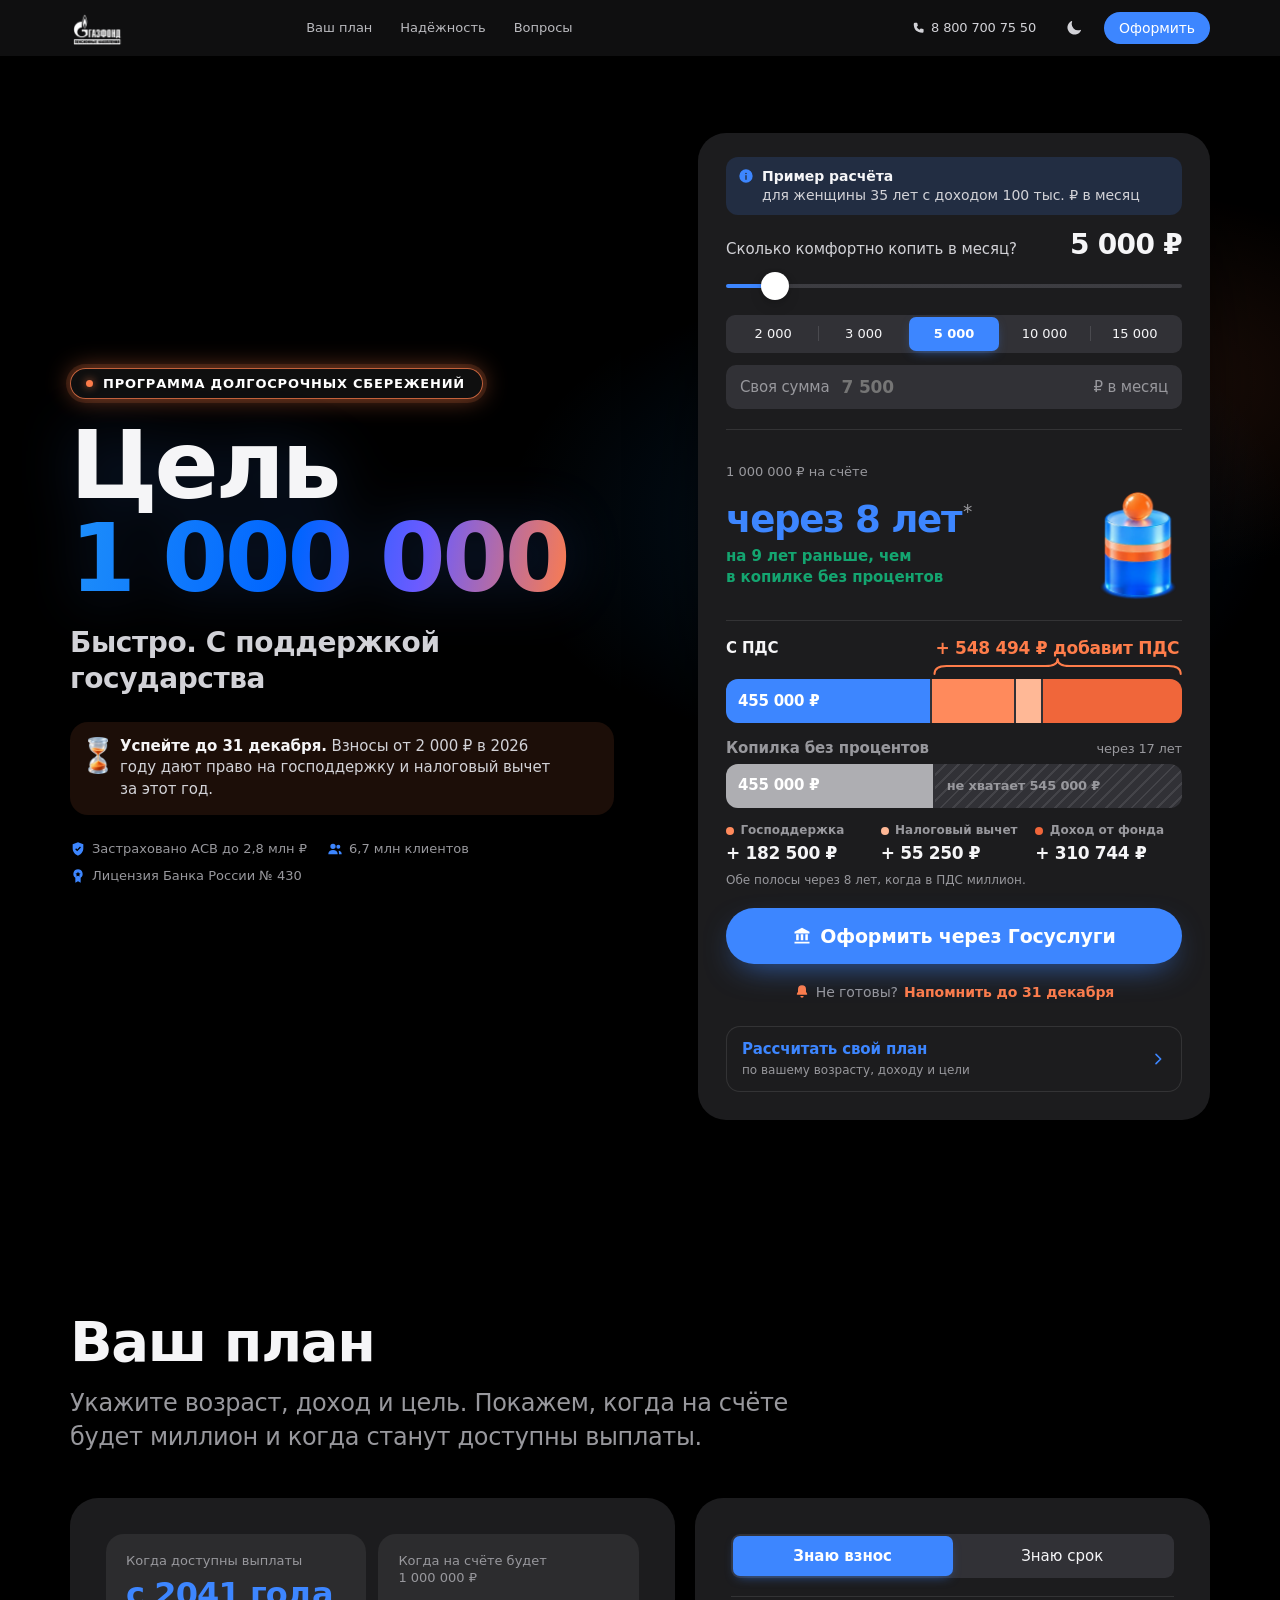
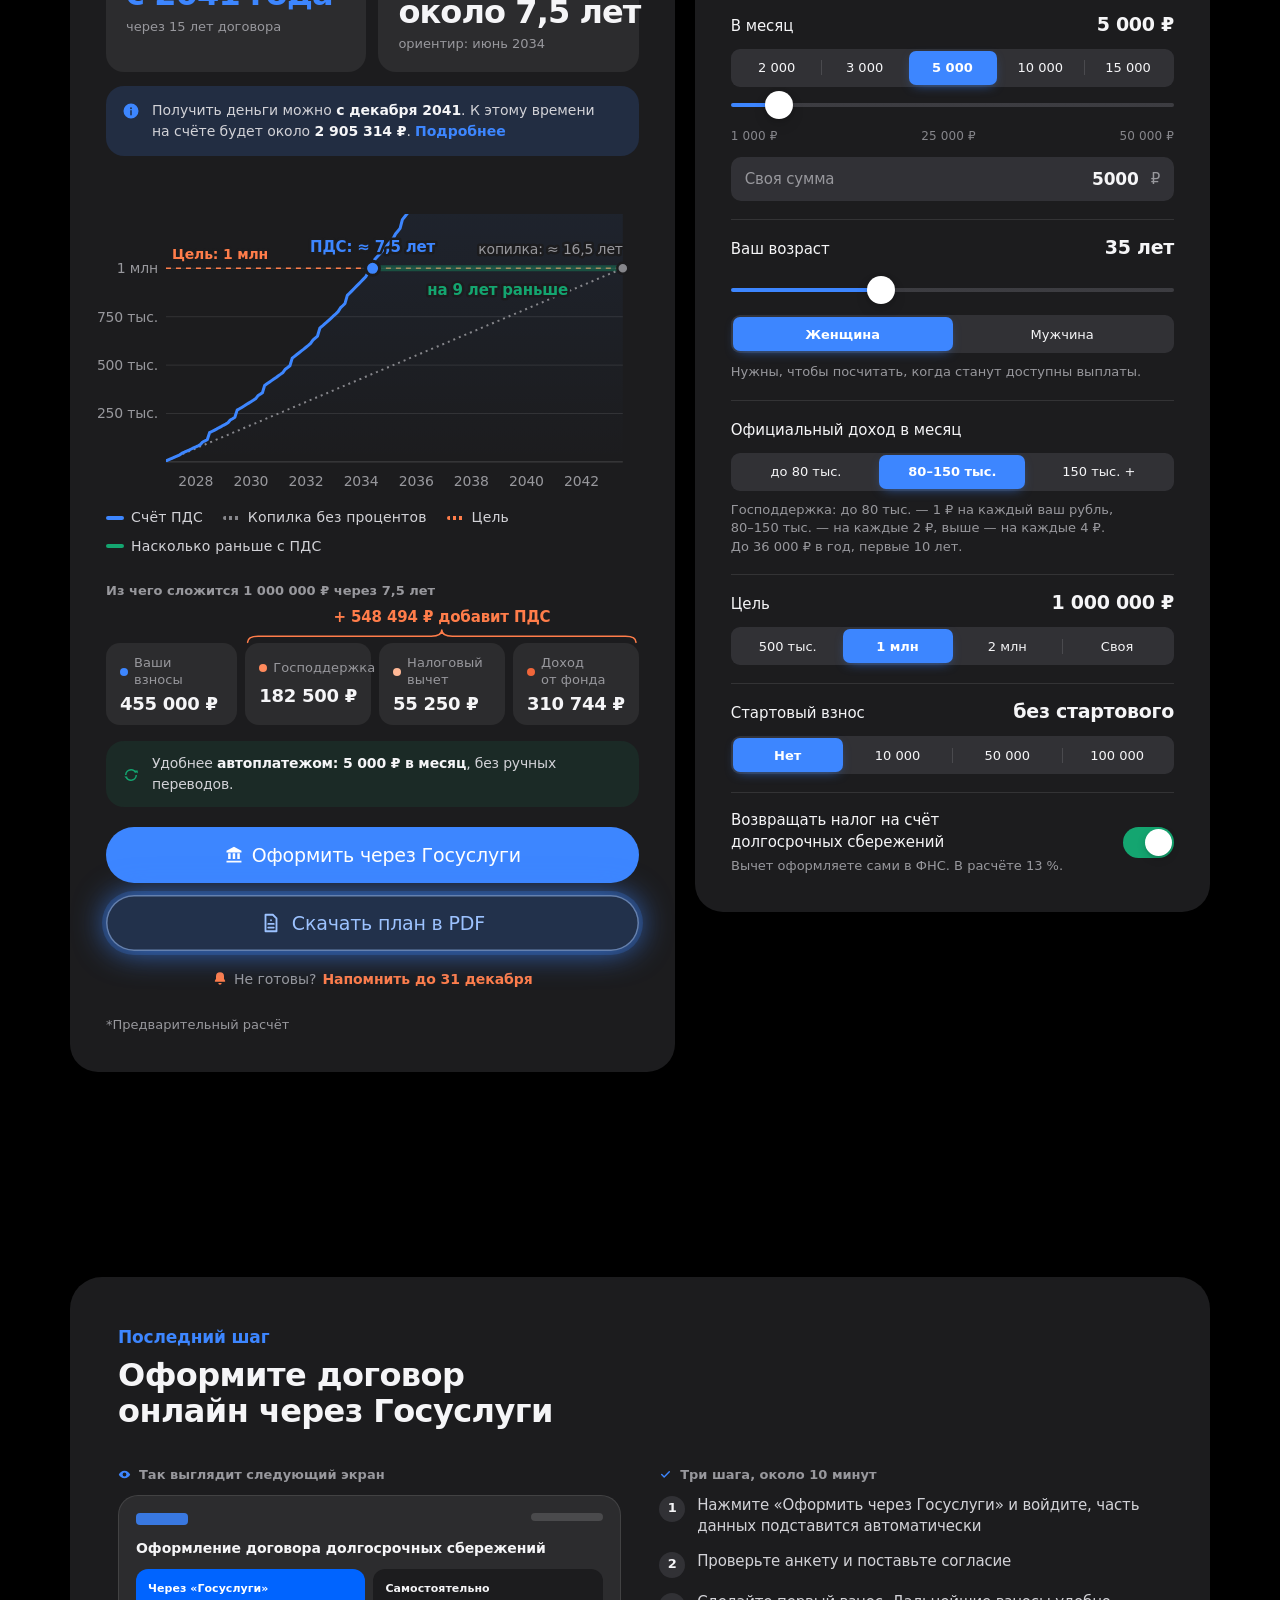
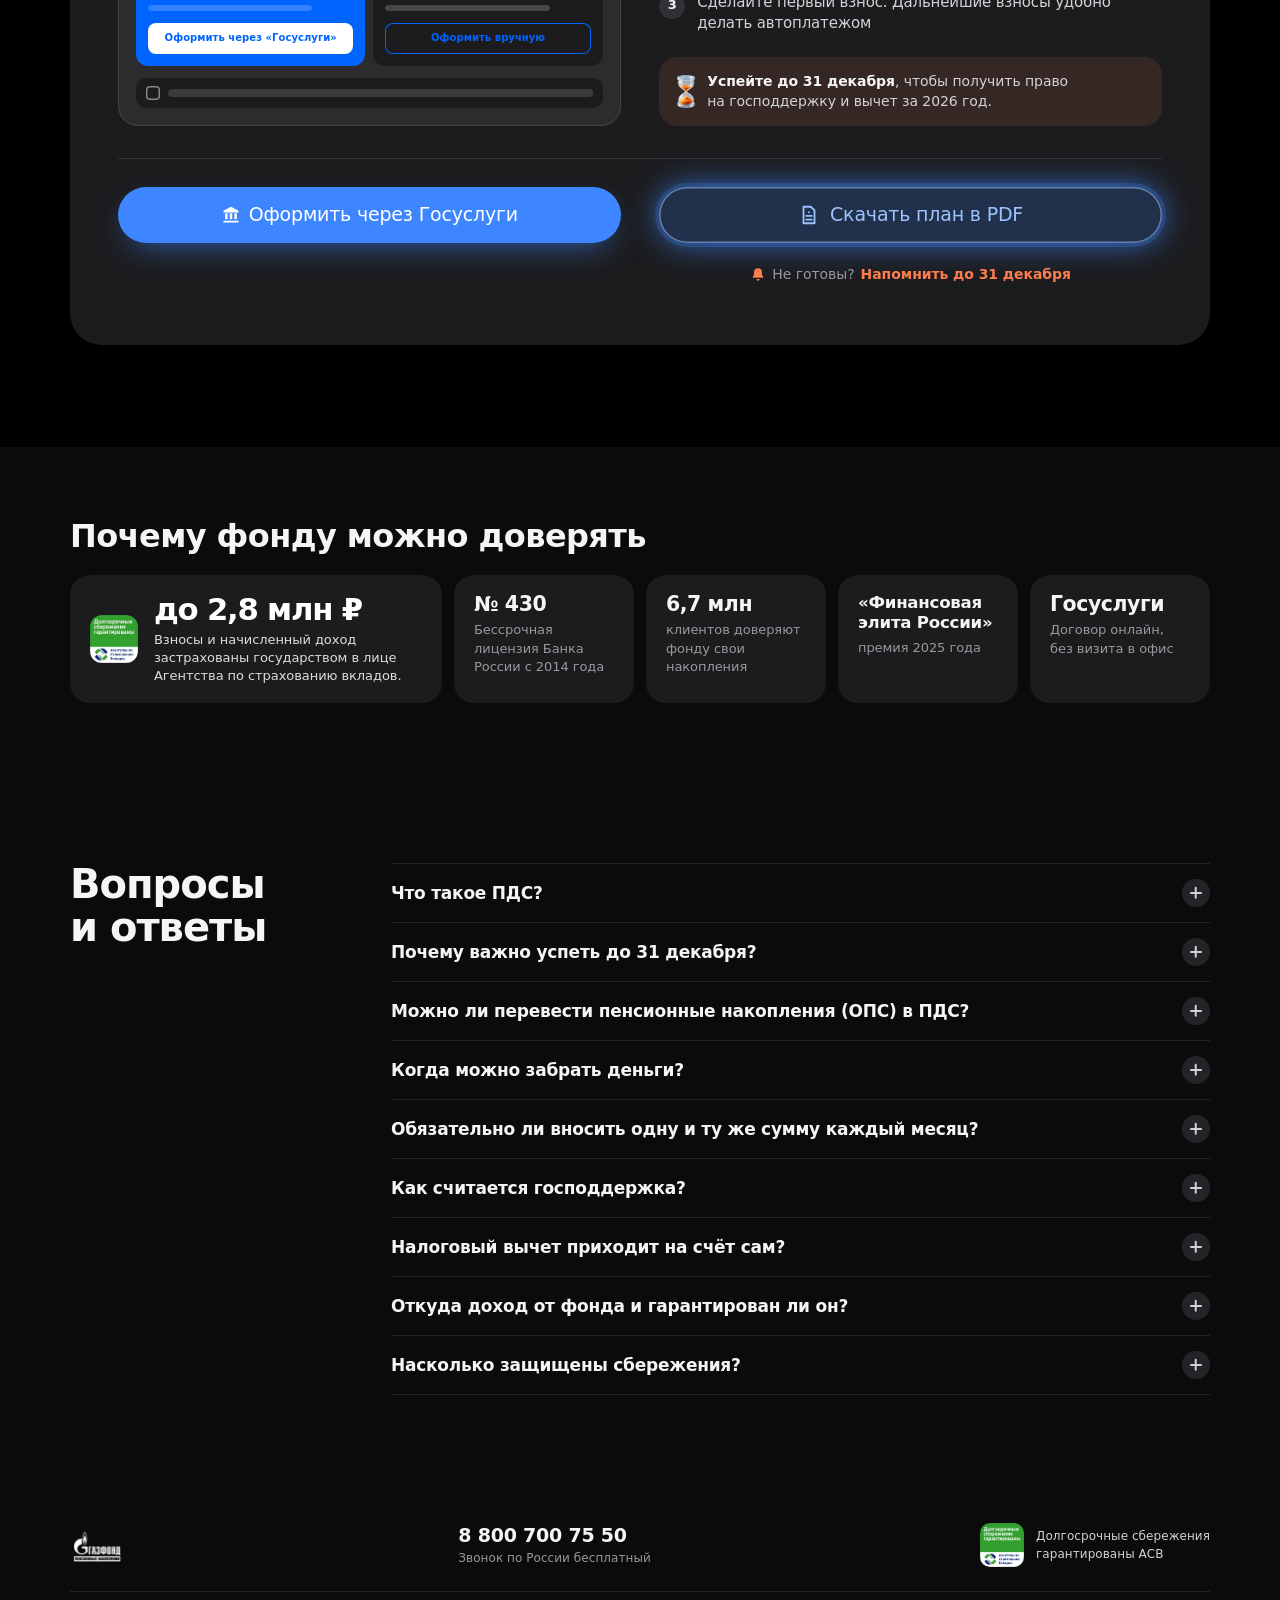
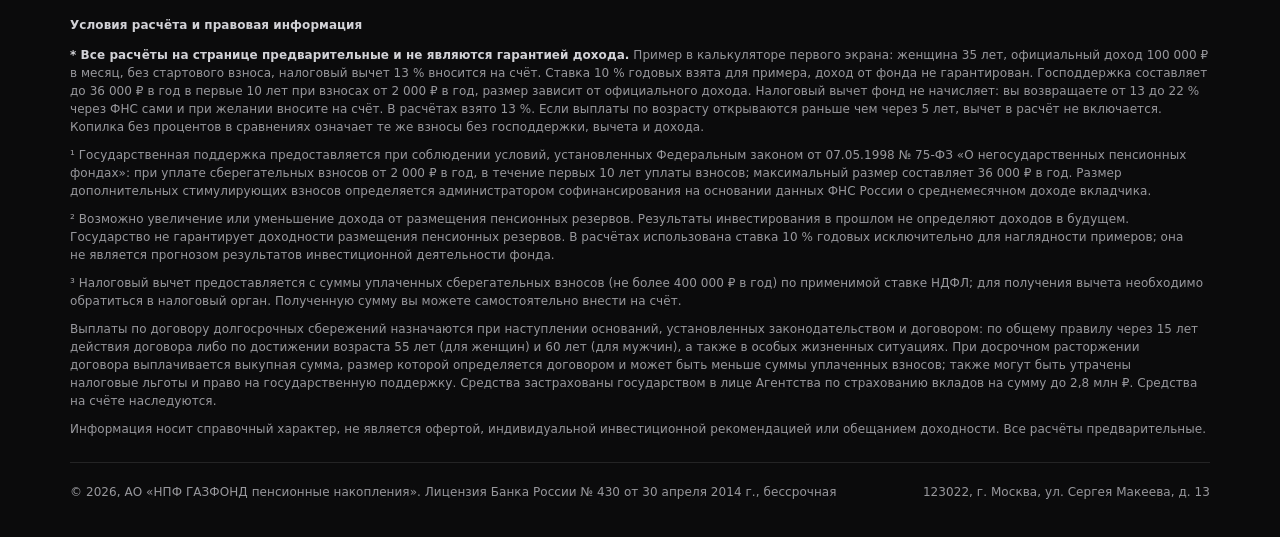
<file: v12/index.html>
<!doctype html>
<html lang="ru">
<head>
<meta charset="utf-8">
<meta name="viewport" content="width=device-width,initial-scale=1,viewport-fit=cover">
<title>Цель миллион · Программа долгосрочных сбережений · ГАЗФОНД пенсионные накопления</title>
<meta name="description" content="Копите в комфортном темпе. Государство может добавить до 36 000 ₽ в год, налоговый вычет вернёт от 13 до 22 % от взносов, фонд начисляет инвестиционный доход. Посчитайте свой план и оформите договор через Госуслуги.">
<meta name="theme-color" content="#FBFBFD" media="(prefers-color-scheme: light)">
<meta name="theme-color" content="#000000" media="(prefers-color-scheme: dark)">
<script>/* тема до отрисовки: ночью (21:00–7:00) тёмная, днём как в системе; выбор посетителя действует до следующей смены дня и ночи */(function(){var r=document.documentElement,t=null,h=new Date().getHours(),night=h>=21||h<7;try{var s=JSON.parse(localStorage.getItem("million-theme")||"null");if(s&&(s.t==="dark"||s.t==="light")&&s.until>Date.now())t=s.t}catch(e){}if(!t){var sys=window.matchMedia&&matchMedia("(prefers-color-scheme: dark)").matches;if(night){t="dark";if(!sys)r.setAttribute("data-night","1")}else t=sys?"dark":"light"}r.setAttribute("data-theme",t)})();</script>
<link rel="icon" type="image/png" href="img/favicon.png">
<link rel="apple-touch-icon" href="img/apple-touch-icon.png">
<!-- Превью ссылки. После публикации замените относительные пути на полный адрес страницы, например https://million.gazfond-pn.ru/media/og-image.jpg -->
<meta property="og:type" content="website">
<meta property="og:locale" content="ru_RU">
<meta property="og:site_name" content="ГАЗФОНД пенсионные накопления">
<meta property="og:title" content="Цель миллион · программа долгосрочных сбережений">
<meta property="og:description" content="Копите в комфортном темпе. Государство может добавить до 36 000 ₽ в год, налоговый вычет вернёт от 13 до 22 % от взносов, фонд начисляет инвестиционный доход. Посчитайте свой план и оформите договор через Госуслуги.">
<meta property="og:url" content="https://million.gazfond-pn.com/v12/">
<meta property="og:image" content="https://million.gazfond-pn.com/v12/media/og-image.jpg">
<meta property="og:image:width" content="1200">
<meta property="og:image:height" content="630">
<meta name="twitter:card" content="summary_large_image">
<meta name="twitter:image" content="https://million.gazfond-pn.com/v12/media/og-image.jpg">
<!-- Яндекс Метрика: вставьте сюда код счётчика и укажите его номер в METRIKA_ID внизу страницы -->
<style>
/* ============================================================
   «Цель миллион» · v12 (основа v11: «Цель 1 000 000», «Ваш план», последний шаг)
   Системный шрифт (SF Pro на Apple-устройствах), размерный трекинг,
   полупрозрачные материалы, пружины вместо фиксированных анимаций.
   Бренд: синий #0064FF и тёплый #FF7D4A из дизайн-системы ГАЗФОНД ПН.
   ============================================================ */
:root{
  color-scheme:light;
  --bg:#FBFBFD; --bg-2:#F5F5F7; --card:#FFFFFF; --card-2:#FAFAFC;
  --ink:#1D1D1F; --ink-2:#424245; --muted:#6E6E73; --faint:#86868B;
  --line:rgba(0,0,0,.08); --line-2:rgba(0,0,0,.14);
  --fill:rgba(118,118,128,.12); --fill-2:rgba(118,118,128,.2);
  --accent:#0064FF; --accent-hover:#0051FF; --accent-press:#0042DD; --accent-soft:rgba(0,100,255,.08); --accent-ink:#fff;
  --warm:#FF7D4A; --warm-2:#FF9F78; --sky:#1E8FFA; --green:#14A570; --grey-data:#AEAEB2;
  --c-you:var(--accent); --c-gov:var(--warm); --c-tax:var(--warm-2); --c-fund:var(--sky);
  --mat:rgba(251,251,253,.72); --mat-thick:rgba(255,255,255,.78); --mat-edge:rgba(255,255,255,.6);
  --shadow-1:0 1px 2px rgba(0,0,0,.04),0 2px 8px rgba(0,0,0,.04);
  --shadow-2:0 2px 6px rgba(0,0,0,.04),0 12px 32px rgba(0,0,0,.08);
  --shadow-3:0 8px 24px rgba(0,0,0,.08),0 32px 64px rgba(0,0,0,.12);
  --thumb-bg:#fff; --thumb-shadow:0 3px 8px rgba(0,0,0,.12),0 3px 1px rgba(0,0,0,.04);
  --font:-apple-system,BlinkMacSystemFont,"SF Pro Text","SF Pro Display","Segoe UI Variable Text","Segoe UI",system-ui,Roboto,"Helvetica Neue",Arial,sans-serif;
  --font-display:-apple-system,BlinkMacSystemFont,"SF Pro Display","Segoe UI Variable Display","Segoe UI",system-ui,Roboto,"Helvetica Neue",Arial,sans-serif;
  --r-s:.75rem; --r-m:1.125rem; --r-l:1.5rem; --r-xl:1.75rem; --r-pill:999px;
  --container:71.25rem; --gutter:max(1rem,env(safe-area-inset-left,0px));
  --header-h:3.5rem;
  --ease-out:cubic-bezier(.22,1,.36,1);
}
@media (min-width:48rem){:root{--gutter:2rem}}
@media (prefers-color-scheme:dark){
  :root:not([data-theme="light"]){
    color-scheme:dark;
    --bg:#000000; --bg-2:#0B0B0C; --card:#1C1C1E; --card-2:#161618;
    --ink:#F5F5F7; --ink-2:#D2D2D7; --muted:#98989D; --faint:#86868B;
    --line:rgba(255,255,255,.1); --line-2:rgba(255,255,255,.18);
    --fill:rgba(118,118,128,.24); --fill-2:rgba(118,118,128,.36);
    --accent:#3D86FF; --accent-hover:#5A98FF; --accent-press:#2A72F0; --accent-soft:rgba(61,134,255,.16);
    --mat:rgba(22,22,23,.72); --mat-thick:rgba(38,38,40,.8); --mat-edge:rgba(255,255,255,.12);
    --shadow-1:0 1px 2px rgba(0,0,0,.4); --shadow-2:0 12px 32px rgba(0,0,0,.45); --shadow-3:0 32px 64px rgba(0,0,0,.6);
    --thumb-bg:#636366; --thumb-shadow:0 3px 8px rgba(0,0,0,.3);
  }
}
:root[data-theme="dark"]{
  color-scheme:dark;
  --bg:#000000; --bg-2:#0B0B0C; --card:#1C1C1E; --card-2:#161618;
  --ink:#F5F5F7; --ink-2:#D2D2D7; --muted:#98989D; --faint:#86868B;
  --line:rgba(255,255,255,.1); --line-2:rgba(255,255,255,.18);
  --fill:rgba(118,118,128,.24); --fill-2:rgba(118,118,128,.36);
  --accent:#3D86FF; --accent-hover:#5A98FF; --accent-press:#2A72F0; --accent-soft:rgba(61,134,255,.16);
  --mat:rgba(22,22,23,.72); --mat-thick:rgba(38,38,40,.8); --mat-edge:rgba(255,255,255,.12);
  --shadow-1:0 1px 2px rgba(0,0,0,.4); --shadow-2:0 12px 32px rgba(0,0,0,.45); --shadow-3:0 32px 64px rgba(0,0,0,.6);
  --thumb-bg:#636366; --thumb-shadow:0 3px 8px rgba(0,0,0,.3);
}

/* ---------- base ---------- */
*,*::before,*::after{box-sizing:border-box}
[hidden]{display:none!important}
html{-webkit-text-size-adjust:100%;overflow-x:clip;scroll-padding-top:calc(var(--header-h) + 1rem)}
body{margin:0;background:var(--bg);color:var(--ink);font:400 1.0625rem/1.47 var(--font);letter-spacing:-.01em;-webkit-font-smoothing:antialiased;-moz-osx-font-smoothing:grayscale;overflow-x:clip;font-optical-sizing:auto}
img{max-width:100%;height:auto;display:block}
a{color:inherit;text-decoration:none}
button{font:inherit;color:inherit;background:none;border:0;cursor:pointer;padding:0;-webkit-tap-highlight-color:transparent}
a{-webkit-tap-highlight-color:transparent}
h1,h2,h3,h4{margin:0;font-family:var(--font-display);text-wrap:balance}
p{margin:0}
:focus-visible{outline:.1875rem solid color-mix(in srgb,var(--accent) 45%,transparent);outline-offset:.1875rem;border-radius:.5rem}
.container{width:min(var(--container),100% - 2*var(--gutter));margin-inline:auto}
.num{font-variant-numeric:tabular-nums}
.sr{position:absolute;width:1px;height:1px;overflow:hidden;clip:rect(0 0 0 0);white-space:nowrap}
::selection{background:color-mix(in srgb,var(--accent) 25%,transparent)}
svg.i{width:1em;height:1em;flex:none}

/* type scale — трекинг и интерлиньяж зависят от размера */
.t-hero{font-size:clamp(3.5rem,12vw,8.75rem);line-height:.98;letter-spacing:-.035em;font-weight:700}
.t-h2{font-size:clamp(2.25rem,5.6vw,4rem);line-height:1.06;letter-spacing:-.025em;font-weight:700}
.t-h3{font-size:clamp(1.5rem,2.6vw,2rem);line-height:1.12;letter-spacing:-.018em;font-weight:700}
.t-h4{font-size:1.1875rem;line-height:1.26;letter-spacing:-.012em;font-weight:600}
.t-lead{font-size:clamp(1.1875rem,1.9vw,1.5rem);line-height:1.38;letter-spacing:-.014em;font-weight:500;color:var(--muted)}
.t-lead b{color:var(--ink);font-weight:600}
.t-small{font-size:.8125rem;line-height:1.42;letter-spacing:0;color:var(--muted)}
.t-cap{font-size:.75rem;line-height:1.33;letter-spacing:.012em;color:var(--muted)}
.t-eyebrow{font-size:1.0625rem;line-height:1.3;letter-spacing:-.01em;font-weight:600;color:var(--warm)}
.grad{background:linear-gradient(100deg,#1E8FFA 0%,#0064FF 45%,#6B5BFF 70%,#FF7D4A 100%);-webkit-background-clip:text;background-clip:text;color:transparent;padding-bottom:.06em}

/* ---------- buttons: отклик на нажатии, не на отпускании ---------- */
.btn{position:relative;display:inline-flex;align-items:center;justify-content:center;gap:.5rem;min-height:2.75rem;padding:0 1.375rem;border-radius:var(--r-pill);font:400 1.0625rem/1 var(--font);letter-spacing:-.01em;white-space:nowrap;transition:background-color .2s var(--ease-out),color .2s,transform .1s ease-out,opacity .2s;user-select:none;-webkit-user-select:none;touch-action:manipulation}
.btn:active,.press:active{transform:scale(.97);transition:transform .1s ease-out}
.btn .i{width:1.05em;height:1.05em}
.btn-primary{background:var(--accent);color:var(--accent-ink)}
.btn-primary:hover{background:var(--accent-hover)}
.btn-primary:active{background:var(--accent-press)}
.btn-secondary{background:var(--fill);color:var(--ink)}
.btn-secondary:hover{background:var(--fill-2)}
.btn-lg{min-height:3.5rem;padding:0 2rem;font-size:1.1875rem;font-weight:500}
.btn-sm{min-height:2rem;padding:0 .9375rem;font-size:.875rem;font-weight:500;letter-spacing:-.005em}
.btn.done{background:color-mix(in srgb,var(--green) 16%,transparent);color:var(--green)}
.link{display:inline-flex;align-items:center;gap:.25rem;color:var(--accent);font-size:1.0625rem;letter-spacing:-.01em;min-height:2.75rem;padding:0 .25rem}
.link:hover{text-decoration:underline;text-underline-offset:.2em}
.link .i{width:.85em;height:.85em;transition:transform .25s var(--ease-out)}
.link:hover .i{transform:translateX(2px)}

/* ---------- header: плавающий полупрозрачный слой ---------- */
.header{position:fixed;inset:0 0 auto 0;z-index:100;padding-top:env(safe-area-inset-top,0px);background:var(--mat);-webkit-backdrop-filter:saturate(180%) blur(20px);backdrop-filter:saturate(180%) blur(20px)}
.header::after{content:"";position:absolute;left:0;right:0;top:100%;height:1.25rem;pointer-events:none;background:linear-gradient(to bottom,color-mix(in srgb,var(--bg) 70%,transparent),transparent);opacity:0;transition:opacity .3s}
.header.scrolled::after{opacity:1}
.header .container{display:flex;align-items:center;gap:1.5rem;height:var(--header-h)}
.logo{display:flex;align-items:center;flex:none}
.logo img{height:2.125rem;width:auto}
.logo .l-dark{display:none}
:root[data-theme="dark"] .logo .l-light{display:none}
:root[data-theme="dark"] .logo .l-dark{display:block}
.nav{display:flex;gap:1.75rem;margin-inline:auto}
.nav a{font-size:.8125rem;letter-spacing:0;color:var(--ink-2);opacity:.88;transition:opacity .2s,color .2s}
.nav a:hover,.nav a.on{opacity:1;color:var(--ink)}
@media (max-width:56rem){.nav{display:none}}
.h-right{margin-left:auto;display:flex;align-items:center;gap:.5rem}
.h-link{display:inline-flex;align-items:center;gap:.375rem;min-height:2.75rem;padding:0 .5rem;font-size:.8125rem;color:var(--ink-2)}
.h-link:hover{color:var(--ink)}
.h-link .i{width:.9rem;height:.9rem}
.h-swap{display:grid}
.h-swap > *{grid-area:1/1;transition:opacity .3s,transform .4s var(--ease-out)}
.h-swap .site{opacity:0;transform:translateY(6px);pointer-events:none}
.header.past .h-swap .phone{opacity:0;transform:translateY(-6px);pointer-events:none}
.header.past .h-swap .site{opacity:1;transform:none;pointer-events:auto}
@media (max-width:30rem){.h-link.phone span{display:none}.h-link.site{font-size:.75rem}}
.icon-btn{width:2.75rem;height:2.75rem;border-radius:50%;display:grid;place-items:center;color:var(--ink-2);transition:background-color .2s,transform .1s ease-out}
.icon-btn:hover{background:var(--fill)}
.icon-btn:active{transform:scale(.92)}
.icon-btn .i{width:1.125rem;height:1.125rem}
.icon-btn .moon{display:none}
:root[data-theme="dark"] .icon-btn .sun{display:none}
:root[data-theme="dark"] .icon-btn .moon{display:block}
::view-transition-old(root),::view-transition-new(root){animation-duration:.35s;animation-timing-function:ease}

/* ---------- sections ---------- */
main{display:block}
.section{padding-block:clamp(5rem,11vw,10rem)}
.section.tint{background:var(--bg-2)}
.s-head{max-width:48rem;margin-bottom:clamp(2.5rem,5vw,4rem)}
.s-head.center{margin-inline:auto;text-align:center}
.s-head .t-lead{margin-top:1rem}
.s-head .t-eyebrow{margin-bottom:.625rem;display:block}

/* появление при прокрутке — короткое, без пружин (не жест) */
html.js .reveal{opacity:0;transform:translateY(1.25rem);transition:opacity .8s var(--ease-out),transform .8s var(--ease-out)}
html.js .reveal.in{opacity:1;transform:none}
html.js .reveal[data-d="1"]{transition-delay:.08s}
html.js .reveal[data-d="2"]{transition-delay:.16s}
html.js .reveal[data-d="3"]{transition-delay:.24s}

/* ---------- HERO ---------- */
.hero{position:relative;padding-top:calc(var(--header-h) + clamp(3.5rem,8vw,6.5rem));padding-bottom:clamp(3rem,7vw,6rem);overflow:hidden;text-align:center}
.hero::before{content:"";position:absolute;left:50%;top:38%;width:min(70rem,140vw);aspect-ratio:1.6;transform:translate(-50%,-10%);background:radial-gradient(closest-side,color-mix(in srgb,var(--sky) 16%,transparent),transparent 70%),radial-gradient(40% 40% at 72% 30%,color-mix(in srgb,var(--warm) 12%,transparent),transparent 70%);pointer-events:none;z-index:0}
.hero > *{position:relative;z-index:1}
.hero .t-eyebrow{display:block;margin-bottom:.75rem}
.hero h1{margin:0 auto}
.hero .t-lead{max-width:38rem;margin:1.5rem auto 0}
.hero-cta{display:flex;flex-wrap:wrap;justify-content:center;align-items:center;gap:.75rem 1.25rem;margin-top:2rem}
.hero-visual{position:relative;max-width:60rem;margin:clamp(2.5rem,6vw,4.5rem) auto 0;will-change:transform}
.hero-visual img{width:100%;filter:drop-shadow(0 2.5rem 2.5rem rgba(0,30,90,.14))}
:root[data-theme="dark"] .hero-visual img{filter:drop-shadow(0 2.5rem 3rem rgba(0,60,200,.25))}
/* карточка счёта — толстый материал поверх картинки */
.acct{position:absolute;right:0;bottom:-2%;width:min(21rem,86%);padding:1.125rem 1.25rem 1.125rem;border-radius:var(--r-l);text-align:left;background:var(--mat-thick);-webkit-backdrop-filter:saturate(180%) blur(28px);backdrop-filter:saturate(180%) blur(28px);box-shadow:var(--shadow-3),inset 0 1px 0 var(--mat-edge);will-change:transform}
.acct .a-t{display:flex;justify-content:space-between;align-items:center;font-size:.8125rem;font-weight:500;color:var(--muted);letter-spacing:0}
.acct .a-t b{color:var(--ink);font-weight:600}
.acct .a-t i{width:.5rem;height:.5rem;border-radius:50%;background:var(--green)}
.acct .a-v{font:700 2.125rem/1 var(--font-display);letter-spacing:-.03em;margin:.625rem 0 .25rem;color:var(--ink)}
.acct .a-s{font-size:.8125rem;color:var(--muted);letter-spacing:0}
.acct .a-s b{color:var(--ink-2);font-weight:600}
.bar4{display:flex;gap:2px;height:.375rem;border-radius:.1875rem;overflow:hidden;background:var(--fill);margin-top:.875rem}
.bar4 i{display:block;height:100%}
.bar4 i:nth-child(1){background:var(--c-you)}.bar4 i:nth-child(2){background:var(--c-gov)}.bar4 i:nth-child(3){background:var(--c-tax)}.bar4 i:nth-child(4){background:var(--c-fund)}
.legend{display:flex;flex-wrap:wrap;gap:.25rem .75rem;margin-top:.625rem;font-size:.6875rem;letter-spacing:.012em;color:var(--muted)}
.legend span{display:inline-flex;align-items:center;gap:.3125rem}
.legend span::before{content:"";width:.4375rem;height:.4375rem;border-radius:50%;background:var(--c)}
@media (max-width:40rem){
  .hero-visual{display:grid;gap:1rem}
  .acct{position:relative;right:auto;bottom:auto;width:100%;margin-top:-2.5rem}
}

/* факты — ровная сетка с волосяными линиями вместо бегущей строки */
.facts{display:grid;grid-template-columns:repeat(4,minmax(0,1fr));margin-top:clamp(3rem,6vw,5rem);border-top:1px solid var(--line)}
.facts div{padding:1.25rem 1rem 0;text-align:center}
.facts div + div{border-left:1px solid var(--line)}
.facts b{display:block;font:600 1.3125rem/1.2 var(--font-display);letter-spacing:-.015em;color:var(--ink)}
.facts span{display:block;margin-top:.25rem;font-size:.8125rem;color:var(--muted);letter-spacing:0}
@media (max-width:48rem){.facts{grid-template-columns:repeat(2,minmax(0,1fr))}.facts div:nth-child(3){border-left:0}.facts div:nth-child(n+3){padding-top:1.25rem}}

/* ---------- GALLERY: карусель с пружиной, импульсом и резинкой ---------- */
.gal-head{display:flex;align-items:flex-end;justify-content:space-between;gap:1.5rem;margin-bottom:clamp(2rem,4vw,3rem)}
.gal-head .s-head{margin-bottom:0}
.gal{position:relative;overflow:hidden;touch-action:pan-y;cursor:grab;user-select:none;-webkit-user-select:none;padding-block:.5rem 2rem;outline:none}
.gal.dragging{cursor:grabbing}
.gal-track{display:flex;gap:1.25rem;width:max-content;padding-inline:max(var(--gutter),(100vw - var(--container))/2);will-change:transform}
.card-g{position:relative;flex:none;width:clamp(17.5rem,30vw,23.25rem);height:clamp(28rem,40vw,31.25rem);border-radius:var(--r-xl);background:var(--card);box-shadow:var(--shadow-1);padding:1.75rem 1.75rem 1.5rem;display:flex;flex-direction:column;overflow:hidden}
.section.tint .card-g{box-shadow:none}
.card-g .k{font-size:.875rem;font-weight:600;letter-spacing:-.005em;color:var(--muted)}
.card-g .v{font:700 clamp(2rem,3.4vw,2.625rem)/1.04 var(--font-display);letter-spacing:-.028em;margin-top:.5rem;color:var(--ink)}
.card-g .v small{font-size:.55em;letter-spacing:-.01em;font-weight:600;color:var(--muted)}
.card-g p{margin-top:.75rem;font-size:1rem;line-height:1.45;color:var(--ink-2);letter-spacing:-.008em}
.card-g .art{margin-top:auto;align-self:center;width:72%;max-width:14rem;pointer-events:none;-webkit-user-drag:none}
.card-g .big{margin-top:auto;font:700 clamp(4.5rem,8vw,6rem)/.9 var(--font-display);letter-spacing:-.05em;color:var(--fill-2)}
.card-g .big.grad{color:transparent}
.card-g.dark{background:#1D1D1F;color:#F5F5F7}
.card-g.dark .k{color:#A1A1A6}.card-g.dark .v{color:#fff}.card-g.dark p{color:#D2D2D7}
.gal-ctrl{display:flex;align-items:center;gap:1rem;justify-content:center;margin-top:.25rem}
.dots{display:flex;gap:.5rem;padding:.75rem 1rem;border-radius:var(--r-pill);background:var(--fill)}
.dots i{width:.5rem;height:.5rem;border-radius:.25rem;background:var(--faint);opacity:.5;transition:width .35s var(--ease-out),opacity .25s,background-color .25s}
.dots i.on{width:1.5rem;opacity:1;background:var(--ink-2)}
.arrows{display:flex;gap:.625rem}
.arrow{width:2.25rem;height:2.25rem;border-radius:50%;display:grid;place-items:center;background:var(--fill);color:var(--ink-2);transition:background-color .2s,opacity .2s,transform .1s ease-out}
.arrow:hover{background:var(--fill-2)}
.arrow:active{transform:scale(.92)}
.arrow[disabled]{opacity:.35;cursor:default}
.arrow .i{width:1rem;height:1rem}
.arrow.prev .i{transform:rotate(180deg)}
@media (max-width:40rem){.card-g{width:82vw;height:auto;min-height:26rem}.gal-head .arrows{display:none}}

/* ---------- CALC ---------- */
.calc{display:grid;grid-template-columns:minmax(0,.92fr) minmax(0,1.08fr);gap:1.25rem;align-items:start}
.calc-clip,.calc-track{display:contents}
.panel{border-radius:var(--r-xl);background:var(--card);box-shadow:var(--shadow-1);padding:clamp(1.375rem,3vw,2.25rem)}
.section.tint .panel{box-shadow:none}
.result{position:sticky;top:calc(var(--header-h) + 1.25rem)}
.q{font:600 1.3125rem/1.25 var(--font-display);letter-spacing:-.015em;margin-bottom:1.5rem}
.q small{display:block;margin-top:.375rem;font:400 .9375rem/1.4 var(--font);letter-spacing:-.005em;color:var(--muted)}
.field{padding-block:1.125rem;border-top:1px solid var(--line)}
.field.first{border-top:0;padding-top:0}
.lab{display:flex;justify-content:space-between;align-items:baseline;gap:1rem;margin-bottom:.75rem;font-size:.9375rem;font-weight:500;color:var(--ink);letter-spacing:-.005em}
.lab small{font-weight:400;color:var(--muted)}
.lab output{font:600 1.1875rem/1 var(--font-display);letter-spacing:-.015em;color:var(--ink);white-space:nowrap}
.hint{margin-top:.625rem;font-size:.8125rem;line-height:1.42;color:var(--muted);letter-spacing:0}
.daily{margin-top:.75rem;font-size:.9375rem;font-weight:600;color:var(--accent)}

/* сегментированный контрол в стиле iOS: бегунок едет пружиной */
.seg{position:relative;display:flex;padding:.125rem;border-radius:.5625rem;background:var(--fill);isolation:isolate}
.seg + .seg,.seg + input,.seg + .numin,input + .range-ticks + .numin{margin-top:.75rem}
.seg button{position:relative;z-index:1;flex:1 1 0;min-width:0;min-height:2.125rem;padding:.25rem .375rem;border-radius:.4375rem;font-size:.8125rem;font-weight:500;letter-spacing:0;color:var(--ink);white-space:nowrap;transition:transform .1s ease-out}
.seg button:active{transform:scale(.96)}
.seg button[aria-pressed="true"]{font-weight:600}
.seg button:not([aria-pressed="true"])::after{content:"";position:absolute;right:-1px;top:28%;bottom:28%;width:1px;background:var(--line-2);opacity:.7}
.seg button:last-child::after,.seg button:has(+ button[aria-pressed="true"])::after{display:none}
.seg-thumb{position:absolute;z-index:0;top:.125rem;bottom:.125rem;left:0;width:0;border-radius:.4375rem;background:var(--thumb-bg);box-shadow:var(--thumb-shadow);will-change:transform,width;transition:opacity .2s}
.seg.none .seg-thumb{opacity:0}
.seg.lg button{min-height:2.5rem;font-size:.9375rem}

/* слайдер в стиле iOS */
input[type=range]{-webkit-appearance:none;appearance:none;width:100%;height:2.25rem;background:transparent;margin:0;--p:50%;touch-action:pan-y}
input[type=range]::-webkit-slider-runnable-track{height:.25rem;border-radius:.125rem;background:linear-gradient(90deg,var(--accent) var(--p),var(--fill-2) var(--p))}
input[type=range]::-moz-range-track{height:.25rem;border-radius:.125rem;background:var(--fill-2)}
input[type=range]::-moz-range-progress{height:.25rem;border-radius:.125rem;background:var(--accent)}
input[type=range]::-webkit-slider-thumb{-webkit-appearance:none;width:1.75rem;height:1.75rem;margin-top:-.75rem;border-radius:50%;background:#fff;box-shadow:0 .5px 4px rgba(0,0,0,.12),0 6px 13px rgba(0,0,0,.12),0 0 0 .5px rgba(0,0,0,.04);transition:transform .15s ease-out}
input[type=range]::-moz-range-thumb{width:1.75rem;height:1.75rem;border:0;border-radius:50%;background:#fff;box-shadow:0 .5px 4px rgba(0,0,0,.12),0 6px 13px rgba(0,0,0,.12)}
input[type=range]:active::-webkit-slider-thumb{transform:scale(1.08)}
.range-ticks{display:flex;justify-content:space-between;font-size:.75rem;color:var(--faint);letter-spacing:.012em;margin-top:-.125rem}
.numin{display:flex;align-items:center;gap:.625rem;padding:0 .875rem;border-radius:.625rem;background:var(--fill);font-size:.9375rem;color:var(--muted)}
.numin input{flex:1;min-width:0;height:2.75rem;border:0;background:transparent;font:600 1.0625rem/1 var(--font);letter-spacing:-.01em;color:var(--ink);outline:none;text-align:right}
.numin:focus-within{box-shadow:0 0 0 .1875rem color-mix(in srgb,var(--accent) 35%,transparent)}
.numin input::-webkit-outer-spin-button,.numin input::-webkit-inner-spin-button{-webkit-appearance:none;margin:0}
.numin input{-moz-appearance:textfield}

/* переключатель iOS */
.toggle{display:flex;align-items:center;justify-content:space-between;gap:1rem;padding:1rem 0 0;border-top:1px solid var(--line);cursor:pointer}
.toggle .tt{font-size:.9375rem;font-weight:500;letter-spacing:-.005em}
.toggle .tt small{display:block;margin-top:.25rem;font-size:.8125rem;font-weight:400;line-height:1.4;color:var(--muted);letter-spacing:0}
.toggle input{position:absolute;opacity:0;pointer-events:none}
.sw{position:relative;flex:none;width:3.1875rem;height:1.9375rem;border-radius:1rem;background:var(--fill-2);transition:background-color .25s}
.sw::after{content:"";position:absolute;top:.125rem;left:.125rem;width:1.6875rem;height:1.6875rem;border-radius:50%;background:#fff;box-shadow:0 3px 8px rgba(0,0,0,.15),0 3px 1px rgba(0,0,0,.06);transition:transform .35s cubic-bezier(.3,1.3,.5,1),width .15s}
.toggle:active .sw::after{width:1.9375rem}
.toggle input:checked + .sw{background:var(--green)}
.toggle input:checked + .sw::after{transform:translateX(1.25rem)}
.toggle:active input:checked + .sw::after{transform:translateX(1rem)}
.toggle input:focus-visible + .sw{outline:.1875rem solid color-mix(in srgb,var(--accent) 45%,transparent);outline-offset:.125rem}

/* результат */
.res-two{display:grid;grid-template-columns:repeat(2,minmax(0,1fr));gap:.75rem}
.res-card{padding:1.125rem 1.25rem;border-radius:var(--r-m);background:var(--bg-2)}
.section.tint .res-card{background:var(--card-2)}
:root[data-theme="dark"] .res-card{background:#2C2C2E}
.res-card .l{font-size:.8125rem;font-weight:500;color:var(--muted);letter-spacing:0;line-height:1.35}
.res-card .v{font:700 clamp(1.625rem,2.5vw,2.125rem)/1.08 var(--font-display);letter-spacing:-.028em;margin-top:.5rem;color:var(--accent)}
.res-card.when .v{color:var(--ink)}
.res-card .s{margin-top:.5rem;font-size:.8125rem;line-height:1.4;color:var(--muted);letter-spacing:0}
@media (max-width:30rem){.res-two{grid-template-columns:minmax(0,1fr)}}
.res-note{display:flex;gap:.75rem;margin-top:.875rem;padding:.875rem 1rem;border-radius:var(--r-m);background:var(--accent-soft);font-size:.875rem;line-height:1.5;color:var(--ink-2);letter-spacing:-.003em}
.res-note .i{width:1.125rem;height:1.125rem;color:var(--accent);margin-top:.125rem}
.res-note b{color:var(--ink);font-weight:600}
.res-note.ok{background:color-mix(in srgb,var(--green) 10%,transparent)}
.res-note.ok .i{color:var(--green)}
.chart{position:relative;margin-top:1.25rem;touch-action:pan-y}
.chart svg{width:100%;height:auto;display:block;overflow:visible}
.chart text{font-family:var(--font)}
.tip{position:absolute;top:0;left:0;padding:.625rem .75rem;border-radius:.75rem;background:var(--mat-thick);-webkit-backdrop-filter:saturate(180%) blur(20px);backdrop-filter:saturate(180%) blur(20px);box-shadow:var(--shadow-2),inset 0 1px 0 var(--mat-edge);font-size:.75rem;line-height:1.4;color:var(--muted);letter-spacing:.005em;opacity:0;transform:scale(.96);transform-origin:top left;transition:opacity .15s,transform .2s var(--ease-out);pointer-events:none;min-width:9.5rem;z-index:2}
.tip b{display:block;font-size:1rem;font-weight:700;letter-spacing:-.015em;color:var(--accent)}
.chart.hot .tip{opacity:1;transform:none}
.c-legend{display:flex;flex-wrap:wrap;gap:.375rem 1rem;margin-top:.5rem;font-size:.75rem;color:var(--muted);letter-spacing:.012em}
.c-legend span{display:inline-flex;align-items:center;gap:.4375rem}
.c-legend span::before{content:"";width:.875rem;height:.1875rem;border-radius:.125rem;background:var(--c)}
.c-legend span.dash::before{background:repeating-linear-gradient(90deg,var(--c) 0 3px,transparent 3px 6px)}
.bd-head{margin-top:1.5rem;font-size:.8125rem;font-weight:600;color:var(--muted);letter-spacing:0}
.breakdown{display:grid;grid-template-columns:repeat(4,minmax(0,1fr));gap:.5rem;margin-top:.625rem}
@media (max-width:40rem){.breakdown{grid-template-columns:repeat(2,minmax(0,1fr))}}
.bd{padding:.75rem .875rem;border-radius:.875rem;background:var(--bg-2)}
:root[data-theme="dark"] .bd{background:#2C2C2E}
.bd .l{display:flex;align-items:center;gap:.375rem;font-size:.75rem;line-height:1.3;color:var(--muted);letter-spacing:.005em;min-height:2em}
.bd .l::before{content:"";flex:none;width:.5rem;height:.5rem;border-radius:50%;background:var(--c)}
.bd .v{font:600 1.0625rem/1 var(--font-display);letter-spacing:-.015em;margin-top:.375rem;white-space:nowrap}
.assume{list-style:none;margin:1.25rem 0 0;padding:0;display:grid;gap:.5rem}
.assume li{position:relative;padding-left:1.25rem;font-size:.8125rem;line-height:1.45;color:var(--muted);letter-spacing:0}
.assume li::before{content:"";position:absolute;left:.25rem;top:.55em;width:.3125rem;height:.3125rem;border-radius:50%;background:var(--faint)}
.assume b{color:var(--ink-2);font-weight:600}
.res-cta{display:flex;flex-wrap:wrap;gap:.75rem;margin-top:1.5rem}
.m-only.m-only{display:none}
.back{display:inline-flex;align-items:center;gap:.25rem;min-height:2.75rem;margin:-.5rem 0 .5rem -.25rem;padding:0 .25rem;color:var(--accent);font-size:1.0625rem}
.back .i{transform:rotate(180deg);width:.9em;height:.9em}

/* мобильный калькулятор: параметры → результат по одной горизонтали, туда и обратно */
@media (max-width:64rem){
  .calc{display:block}
  .calc-clip{display:block;overflow:hidden;margin-inline:calc(-1*var(--gutter));padding-inline:var(--gutter);transition:none}
  .calc-track{display:flex;align-items:flex-start;gap:calc(2*var(--gutter));will-change:transform}
  .calc-track > .panel{flex:0 0 100%;min-width:0}
  .result{position:relative;top:auto}
  .m-only.m-only{display:inline-flex}
  .calc-go{width:100%;margin-top:1.5rem}
}

/* ---------- CONDITIONS ---------- */
.tiles{display:grid;grid-template-columns:repeat(3,minmax(0,1fr));gap:1.25rem}
@media (max-width:64rem){.tiles{grid-template-columns:repeat(2,minmax(0,1fr))}}
@media (max-width:40rem){.tiles{grid-template-columns:minmax(0,1fr)}}
.tile{padding:1.75rem 1.75rem 1.875rem;border-radius:var(--r-xl);background:var(--card);box-shadow:var(--shadow-1)}
.section.tint .tile{box-shadow:none}
.tile .ic{display:grid;place-items:center;width:2.75rem;height:2.75rem;border-radius:.75rem;background:var(--accent-soft);color:var(--accent);margin-bottom:1.25rem}
.tile .ic .i{width:1.375rem;height:1.375rem}
.tile p{margin-top:.625rem;font-size:1rem;line-height:1.5;color:var(--ink-2);letter-spacing:-.008em}
.tile b{color:var(--ink);font-weight:600}
.tile.warn .ic{background:color-mix(in srgb,var(--warm) 14%,transparent);color:var(--warm)}

/* ---------- GO ---------- */
.go-card{display:grid;grid-template-columns:minmax(0,1fr) minmax(0,1fr);gap:clamp(2rem,5vw,4rem);align-items:center;padding:clamp(1.75rem,5vw,4rem);border-radius:2rem;background:var(--card);box-shadow:var(--shadow-2)}
@media (max-width:56rem){.go-card{grid-template-columns:minmax(0,1fr)}}
.go-left{display:flex;flex-direction:column;align-items:stretch;gap:1.5rem}
.go-left .t-eyebrow{color:var(--accent)}
.plan-sum{display:grid;gap:.125rem;padding:.25rem 1rem;border-radius:var(--r-m);background:var(--bg-2)}
:root[data-theme="dark"] .plan-sum{background:#2C2C2E}
.ps-row{display:flex;justify-content:space-between;align-items:baseline;gap:1rem;padding:.625rem 0;font-size:.9375rem;color:var(--muted)}
.ps-row + .ps-row{border-top:1px solid var(--line)}
.ps-row b{font:600 1.0625rem/1.2 var(--font-display);letter-spacing:-.012em;color:var(--ink);text-align:right}
.plan-sum .bar4{margin:.25rem 0 .75rem}
.go-btn{width:100%;min-height:4rem;font-size:1.25rem;font-weight:600;letter-spacing:-.015em;border-radius:1.125rem;box-shadow:0 .75rem 2rem -0.75rem color-mix(in srgb,var(--accent) 70%,transparent)}
.go-btn .gov{width:1.375rem;height:1.375rem}
.go-under{display:flex;flex-wrap:wrap;justify-content:space-between;gap:.25rem 1rem;font-size:.8125rem;color:var(--muted);letter-spacing:0}
.go-under a{color:var(--accent)}
.go-under a:hover{text-decoration:underline}
.go-right{display:flex;flex-direction:column;gap:.875rem}
.next-label{display:flex;align-items:center;gap:.5rem;font-size:.8125rem;font-weight:600;color:var(--muted);letter-spacing:0}
.next-label .i{color:var(--accent)}
.mock-link{display:block;border-radius:1.25rem;transition:transform .1s ease-out}
.mock-link:active{transform:scale(.98)}
.mock{padding:1.125rem;border-radius:1.25rem;background:var(--bg-2);box-shadow:inset 0 0 0 1px var(--line);color:var(--ink)}
:root[data-theme="dark"] .mock{background:#2C2C2E}
.mock-top{display:flex;justify-content:space-between;margin-bottom:.875rem}
.mock-logo{width:3.25rem;height:.75rem;border-radius:.25rem;background:var(--accent);opacity:.85}
.mock-phone{width:4.5rem;height:.5rem;border-radius:.25rem;background:currentColor;opacity:.15}
.mock-title{font-weight:600;font-size:.875rem;line-height:1.3;margin-bottom:.75rem;letter-spacing:-.005em}
.mock-cards{display:grid;grid-template-columns:1fr 1fr;gap:.5rem}
.mock-card{padding:.75rem;border-radius:.75rem;background:var(--card);display:flex;flex-direction:column;gap:.5rem;font-size:.6875rem;font-weight:600;letter-spacing:.005em}
.mock-card.blue{background:#0064FF;color:#fff}
.mk-l{height:.375rem;width:80%;border-radius:.1875rem;background:currentColor;opacity:.2}
.mk-btn{margin-top:.25rem;padding:.5rem .375rem;border-radius:.5rem;background:#fff;color:#0064FF;font-size:.625rem;text-align:center}
.mk-btn.ghost{background:transparent;box-shadow:inset 0 0 0 1px #0064FF}
.mock-consent{display:flex;align-items:center;gap:.5rem;margin-top:.75rem;padding:.5rem .625rem;border-radius:.625rem;background:var(--card)}
.mk-cb{width:.875rem;height:.875rem;border-radius:.25rem;box-shadow:inset 0 0 0 1.5px var(--faint);flex:none}
.mk-txt{height:.5rem;flex:1;border-radius:.25rem;background:currentColor;opacity:.14}
.mock-cta{display:flex;align-items:center;justify-content:center;gap:.375rem;margin-top:.75rem;font-size:.9375rem;color:var(--accent)}
.mock-cta .i{width:.9em;height:.9em}
.go-steps{list-style:none;margin:0;padding:0;display:grid;gap:.625rem}
.go-steps li{display:grid;grid-template-columns:1.625rem minmax(0,1fr);gap:.75rem;align-items:center;font-size:.9375rem;line-height:1.4;color:var(--ink-2)}
.go-steps b{display:grid;place-items:center;width:1.625rem;height:1.625rem;border-radius:50%;background:var(--fill);font-size:.8125rem;font-weight:600;color:var(--ink)}
.go-btn.m-only{margin-top:.5rem}

.materialize{animation:mat .5s var(--ease-out)}
@keyframes mat{from{opacity:0;transform:scale(.96);filter:blur(8px)}to{opacity:1;transform:none;filter:none}}

/* ---------- FAQ ---------- */
.faq{display:grid;grid-template-columns:minmax(0,.7fr) minmax(0,1.3fr);gap:2rem 4rem;align-items:start}
@media (max-width:56rem){.faq{grid-template-columns:minmax(0,1fr)}}
.faq-list{border-top:1px solid var(--line)}
.qa{border-bottom:1px solid var(--line);overflow:hidden}
.qa summary{list-style:none;display:flex;align-items:center;justify-content:space-between;gap:1.25rem;padding:1.375rem 0;font:600 1.1875rem/1.3 var(--font-display);letter-spacing:-.014em;cursor:pointer;-webkit-tap-highlight-color:transparent}
.qa summary::-webkit-details-marker{display:none}
.qa summary:hover{color:var(--accent)}
.pm{position:relative;flex:none;width:1.75rem;height:1.75rem;border-radius:50%;background:var(--fill)}
.pm::before,.pm::after{content:"";position:absolute;left:50%;top:50%;width:.75rem;height:1.5px;margin:-.75px 0 0 -.375rem;border-radius:1px;background:var(--ink-2);transition:transform .35s var(--ease-out)}
.pm::after{transform:rotate(90deg)}
.qa.open .pm::after{transform:rotate(0)}
.ans{padding:0 2.5rem 1.5rem 0;font-size:1rem;line-height:1.55;color:var(--ink-2);letter-spacing:-.008em}
.ans b{color:var(--ink);font-weight:600}

/* ---------- FOOTER ---------- */
.footer{background:var(--bg-2);padding-block:2.5rem 2.25rem;font-size:.75rem;line-height:1.5;color:var(--muted);letter-spacing:.005em}
.f-top{display:flex;flex-wrap:wrap;align-items:center;justify-content:space-between;gap:1.25rem;padding-bottom:1.5rem;margin-bottom:1.5rem;border-bottom:1px solid var(--line)}
.f-call{font:600 1.1875rem/1.2 var(--font-display);letter-spacing:-.012em;color:var(--ink)}
.f-call small{display:block;margin-top:.25rem;font:400 .75rem/1.3 var(--font);color:var(--muted);letter-spacing:.005em}
.f-asv{display:flex;align-items:center;gap:.75rem;color:var(--ink-2)}
.f-asv img{width:2.75rem;height:2.75rem;border-radius:.625rem}
.legal-h{font-size:.75rem;font-weight:600;color:var(--ink-2);margin-bottom:.75rem;letter-spacing:.005em}
.footer p + p{margin-top:.625rem}
.footer p b{color:var(--ink-2);font-weight:600}
.made{display:flex;flex-wrap:wrap;justify-content:space-between;gap:.5rem;margin-top:1.5rem;padding-top:1.25rem;border-top:1px solid var(--line)}

/* ---------- mobile bar: стеклянная капсула ---------- */
.mbar{position:fixed;left:.75rem;right:.75rem;bottom:calc(.75rem + env(safe-area-inset-bottom,0px));z-index:90;display:none;align-items:center;justify-content:space-between;gap:.75rem;padding:.5rem .5rem .5rem 1rem;border-radius:1.25rem;background:var(--mat-thick);-webkit-backdrop-filter:saturate(180%) blur(24px);backdrop-filter:saturate(180%) blur(24px);box-shadow:var(--shadow-3),inset 0 1px 0 var(--mat-edge);will-change:transform,opacity}
.mbar .t{min-width:0;display:flex;flex-direction:column;gap:.125rem}
.mbar .t b{font-size:.9375rem;font-weight:600;letter-spacing:-.01em}
.mbar .t span{font-size:.75rem;color:var(--muted);white-space:nowrap;overflow:hidden;text-overflow:ellipsis;letter-spacing:.005em}
@media (max-width:56rem){.mbar{display:flex}.footer{padding-bottom:6.5rem}}

.toast{position:fixed;left:50%;bottom:calc(2rem + env(safe-area-inset-bottom,0px));z-index:300;display:flex;align-items:center;gap:.5rem;padding:.75rem 1.125rem;border-radius:var(--r-pill);background:var(--mat-thick);-webkit-backdrop-filter:saturate(180%) blur(24px);backdrop-filter:saturate(180%) blur(24px);box-shadow:var(--shadow-3),inset 0 1px 0 var(--mat-edge);font-size:.9375rem;font-weight:600;letter-spacing:-.01em;color:var(--ink);opacity:0;transform:translate(-50%,.5rem) scale(.96);filter:blur(6px);pointer-events:none;transition:opacity .3s,transform .4s var(--ease-out),filter .3s}
.toast .i{color:var(--green)}
.toast.show{opacity:1;transform:translate(-50%,0);filter:none}
@media (max-width:56rem){.toast{bottom:calc(5.5rem + env(safe-area-inset-bottom,0px))}}

/* ---------- доступность: движение, прозрачность, контраст ---------- */
@media (prefers-reduced-motion:reduce){
  html.js .reveal{opacity:1;transform:none;transition:opacity .2s}
  .lay{transition:height .01s}
  .hud span{animation:hudfade 2.4s linear forwards}
  @keyframes hudfade{0%,100%{opacity:0}10%,85%{opacity:1}}
  .materialize{animation:none}
  .toast{transform:translate(-50%,0);filter:none}
  .btn:active,.press:active,.pay.down,.seg button:active,.mock-link:active{transform:none}
  ::view-transition-old(root),::view-transition-new(root){animation-duration:.2s}
}
@media (prefers-reduced-transparency:reduce){
  .header,.acct,.tip,.hud span,.mbar,.toast{-webkit-backdrop-filter:none;backdrop-filter:none;background:var(--card)}
  .header{background:var(--bg)}
}
@media (prefers-contrast:more){
  :root{--line:rgba(0,0,0,.28);--muted:#4A4A4F;--faint:#5A5A5F}
  .header,.acct,.tip,.hud span,.mbar,.toast{-webkit-backdrop-filter:none;backdrop-filter:none;background:var(--card);box-shadow:0 0 0 1px var(--ink)}
  .panel,.tile,.card-g,.sim,.go-card{box-shadow:0 0 0 1px var(--line-2)}
}

/* ============================================================
   v4 — калькулятор в hero, дедлайн, источники в цифрах, ОПС, доверие
   ============================================================ */
.hero4{text-align:left;padding-top:calc(var(--header-h) + clamp(2.5rem,6vw,5rem));padding-bottom:clamp(3.5rem,7vw,6rem)}
.hero4::before{left:70%;top:20%}
.hero-grid{display:grid;grid-template-columns:minmax(0,1fr) minmax(0,27rem);gap:clamp(2rem,5vw,4.5rem);align-items:center}
@media (max-width:60rem){.hero-grid{grid-template-columns:minmax(0,1fr)}}
.hero4 .t-hero{font-size:clamp(3.25rem,9vw,7rem)}
.hero4 .t-lead{margin:1.25rem 0 0;max-width:34rem}
.deadline{display:flex;gap:.75rem;align-items:flex-start;margin-top:1.5rem;padding:.875rem 1.125rem;border-radius:var(--r-m);background:color-mix(in srgb,var(--warm) 11%,transparent);font-size:.9375rem;line-height:1.45;color:var(--ink-2);max-width:34rem;letter-spacing:-.005em}
.deadline b{color:var(--ink);font-weight:600}
.deadline.sm{margin-top:0;font-size:.875rem;max-width:none}
.dl-dot{flex:none;width:.5rem;height:.5rem;margin-top:.5em;border-radius:50%;background:var(--warm);box-shadow:0 0 0 .25rem color-mix(in srgb,var(--warm) 22%,transparent)}
.dl-left{color:var(--warm);font-weight:600;white-space:nowrap}
.mini-trust{list-style:none;margin:1.5rem 0 0;padding:0;display:flex;flex-wrap:wrap;gap:.5rem 1.25rem;font-size:.8125rem;color:var(--muted);letter-spacing:0}
.mini-trust li{display:inline-flex;align-items:center;gap:.375rem}
.mini-trust .i{width:1rem;height:1rem;color:var(--accent)}
.ops-hero{display:flex;gap:.75rem;margin-top:1.25rem;padding:.875rem 1.125rem;border-radius:var(--r-m);background:var(--accent-soft);font-size:.9375rem;line-height:1.45;color:var(--ink-2);max-width:34rem}
.ops-hero .i{width:1.25rem;height:1.25rem;color:var(--accent);margin-top:.1rem}
.ops-hero b{color:var(--ink)}
.ops-hero a{color:var(--accent);white-space:nowrap}
/* калькулятор в первом экране */
.hcalc{padding:clamp(1.25rem,2.5vw,1.75rem);border-radius:var(--r-xl);background:var(--card);box-shadow:var(--shadow-3)}
.hc-q{display:flex;justify-content:space-between;align-items:baseline;gap:1rem;font-size:.9375rem;font-weight:500;letter-spacing:-.005em;color:var(--ink-2)}
.hc-q output{font:700 1.75rem/1 var(--font-display);letter-spacing:-.025em;color:var(--ink);white-space:nowrap}
.hcalc input[type=range]{margin-top:.5rem}
.hcalc .seg{margin-top:.25rem}
.hc-res{margin-top:1.25rem;padding-top:1.25rem;border-top:1px solid var(--line)}
.hc-l{font-size:.8125rem;color:var(--muted);letter-spacing:0;line-height:1.35}
.hc-v{font:700 clamp(2.25rem,4.4vw,3rem)/1.02 var(--font-display);letter-spacing:-.035em;color:var(--accent);margin-top:.375rem}
.hc-s{margin-top:.5rem;font-size:.9375rem;line-height:1.4;color:var(--ink-2);letter-spacing:-.005em}
.hc-s b{color:var(--ink);font-weight:600}
.hc-mil{display:flex;justify-content:space-between;gap:1rem;margin-top:1rem;padding:.75rem 1rem;border-radius:.875rem;background:var(--bg-2);font-size:.875rem;color:var(--muted)}
:root[data-theme="dark"] .hc-mil{background:#2C2C2E}
.hc-mil b{color:var(--ink);font-weight:600;white-space:nowrap}
.hc-cta{width:100%;margin-top:1.25rem;font-weight:600;box-shadow:0 .75rem 2rem -0.75rem color-mix(in srgb,var(--accent) 70%,transparent)}
.hc-cta .i{width:1.25rem;height:1.25rem}
.hc-foot{display:flex;justify-content:space-between;align-items:center;gap:.5rem;margin-top:.5rem;font-size:.8125rem;color:var(--muted);letter-spacing:0}
.hc-foot .link{font-size:.9375rem;min-height:2.5rem}
.hc-cav{margin-top:.5rem;font-size:.75rem;line-height:1.4;color:var(--faint);letter-spacing:.005em}
/* источники в цифрах пользователя */
.src-grid{display:grid;grid-template-columns:repeat(2,minmax(0,1fr));gap:1.25rem}
@media (max-width:48rem){.src-grid{grid-template-columns:minmax(0,1fr)}}
.src{display:grid;grid-template-columns:6.5rem minmax(0,1fr);gap:1.25rem;align-items:center;padding:1.5rem;border-radius:var(--r-xl);background:var(--card)}
.src img{width:6.5rem;height:6.5rem;object-fit:contain}
.src .k{display:flex;align-items:center;gap:.5rem;font-size:.875rem;font-weight:600;color:var(--muted);letter-spacing:-.005em}
.src .k::before{content:"";width:.5rem;height:.5rem;border-radius:50%;background:var(--c)}
.src .v{font:700 clamp(1.75rem,3vw,2.25rem)/1.05 var(--font-display);letter-spacing:-.03em;margin-top:.375rem;color:var(--ink)}
.src p{margin-top:.5rem;font-size:.9375rem;line-height:1.45;color:var(--ink-2);letter-spacing:-.005em}
@media (max-width:30rem){.src{grid-template-columns:4.5rem minmax(0,1fr);gap:1rem;padding:1.25rem}.src img{width:4.5rem;height:4.5rem}}
.src-foot{display:flex;flex-wrap:wrap;align-items:center;gap:.75rem 1.25rem;margin-top:2rem}
/* ОПС */
.ops-sec{padding-block:clamp(3.5rem,7vw,6rem)}
.ops-card{display:grid;grid-template-columns:minmax(0,16rem) minmax(0,1fr);gap:clamp(1.5rem,4vw,3.5rem);align-items:center;padding:clamp(1.5rem,4vw,3rem);border-radius:2rem;background:linear-gradient(135deg,var(--accent-soft),color-mix(in srgb,var(--warm) 8%,transparent))}
@media (max-width:48rem){.ops-card{grid-template-columns:minmax(0,1fr)}.ops-card img{width:10rem;margin-inline:auto}}
.ops-txt p{margin-top:.875rem;font-size:1.0625rem;line-height:1.5;color:var(--ink-2)}
.ops-btns{display:flex;flex-wrap:wrap;align-items:center;gap:.75rem 1.25rem;margin-top:1.5rem}
.ops-txt .t-h3{margin-top:.5rem}
/* доверие */
.trust-grid{display:grid;grid-template-columns:repeat(4,minmax(0,1fr));gap:1.25rem}
@media (max-width:64rem){.trust-grid{grid-template-columns:repeat(2,minmax(0,1fr))}}
@media (max-width:30rem){.trust-grid{grid-template-columns:minmax(0,1fr)}}
.tr{padding:1.5rem;border-radius:var(--r-xl);background:var(--bg-2)}
:root[data-theme="dark"] .tr{background:var(--card)}
.tr .v{font:700 clamp(1.375rem,2.4vw,1.75rem)/1.1 var(--font-display);letter-spacing:-.022em;color:var(--ink)}
.tr p{margin-top:.5rem;font-size:.9375rem;line-height:1.45;color:var(--muted);letter-spacing:-.005em}
.tr.big{grid-column:span 2;grid-row:span 2;display:flex;flex-direction:column;justify-content:space-between;gap:2rem;background:var(--accent);color:#fff}
.tr.big img{width:4.5rem;height:4.5rem;border-radius:1rem}
.tr.big .v{color:#fff;font-size:clamp(2.5rem,5vw,3.75rem);letter-spacing:-.04em}
.tr.big p{color:rgba(255,255,255,.85);font-size:1.0625rem;max-width:26rem}
@media (max-width:30rem){.tr.big{grid-column:auto;grid-row:auto}}
/* автоплатёж и «не готов сейчас» */
.autopay{display:flex;gap:.75rem;margin-top:1.25rem;padding:.875rem 1rem;border-radius:var(--r-m);background:color-mix(in srgb,var(--green) 10%,transparent);font-size:.875rem;line-height:1.5;color:var(--ink-2)}
.autopay .i{width:1.125rem;height:1.125rem;color:var(--green);margin-top:.125rem}
.autopay b{color:var(--ink);font-weight:600}
.later{display:flex;flex-wrap:wrap;align-items:center;gap:.5rem;margin-top:1rem;font-size:.8125rem;color:var(--muted);letter-spacing:0}
.later.center{justify-content:center}
.chip-btn{display:inline-flex;align-items:center;gap:.375rem;min-height:2.25rem;padding:0 .875rem;border-radius:var(--r-pill);background:var(--fill);font-size:.8125rem;font-weight:500;color:var(--ink);letter-spacing:0;transition:background-color .2s,transform .1s ease-out}
.chip-btn:hover{background:var(--fill-2)}
.chip-btn:active{transform:scale(.96)}
.chip-btn .i{width:.9375rem;height:.9375rem;color:var(--accent)}
.res-cta .btn{width:100%}
.res-two .res-card.when .v{color:var(--accent)}
.res-two .res-card:not(.when) .v{color:var(--ink)}
.bd .v{white-space:nowrap}
.tr .v.sm{font-size:clamp(1.125rem,1.8vw,1.3125rem);letter-spacing:-.015em}
.hc-foot .link{white-space:nowrap}
@media (max-width:60rem){
  .hero4{padding-top:calc(var(--header-h) + 1.75rem)}
  .hero-grid{gap:0}
  .hero-copy{display:contents}
  .hero4 .t-eyebrow{font-size:.9375rem;margin-bottom:.375rem}
  .hero4 .t-hero{font-size:clamp(2.75rem,13vw,4.5rem)}
  .hero4 .t-lead{font-size:1.0625rem;margin-top:.75rem}
  .hcalc{order:1;margin-top:1.25rem}
  .ops-hero{order:2}
  .deadline{order:2;margin-top:1rem}
  .mini-trust{order:3;margin-top:1rem}
}
@media (max-width:30rem){.hc-cta{padding:0 1rem;font-size:1.0625rem}.hc-v{font-size:2.25rem}}
.hero4 h1{margin:0}
.h-link{white-space:nowrap}

/* ============================================================
   v5 — собственные 3D-ассеты, колонна в расчёте, видео
   ============================================================ */
.dl-ic{flex:none;width:1.25rem;height:auto;margin-top:.05rem}
.deadline.sm .dl-ic{width:1.125rem}
/* колонна четырёх источников в калькуляторе */
.hc-res{display:grid;grid-template-columns:minmax(0,1fr) 5.5rem;column-gap:.75rem;align-items:end}
.hc-res > *{grid-column:1/-1}
.hc-res .hc-l,.hc-res .hc-v,.hc-res .hc-s{grid-column:1}
.hc-res .hc-l{grid-row:1}.hc-res .hc-v{grid-row:2}.hc-res .hc-s{grid-row:3;align-self:start}
.hc-col{grid-column:2!important;grid-row:1/4;position:relative;width:5.5rem;aspect-ratio:360/640;align-self:end;margin-bottom:-.25rem}
.hc-col img{position:absolute;inset:0;width:100%;height:100%;object-fit:contain;opacity:0;will-change:opacity,transform;transform-origin:50% 95%}
.hc-col img:first-child{opacity:1}
.hc-v{font-size:clamp(2rem,3.4vw,2.625rem)}
@media (max-width:30rem){.hc-res{grid-template-columns:minmax(0,1fr) 4.5rem}.hc-col{width:4.5rem}.hc-v{font-size:1.875rem}}
/* источники: заголовок + живая колонна */
.src-head{display:grid;grid-template-columns:minmax(0,1fr) auto;gap:1.5rem;align-items:end;margin-bottom:clamp(2.5rem,5vw,4rem)}
.src-head .s-head{margin-bottom:0}
.loop{position:relative;width:clamp(7rem,20vw,16rem);aspect-ratio:1}
.loop-v{width:100%;height:100%;object-fit:cover;mix-blend-mode:multiply;-webkit-mask-image:radial-gradient(closest-side,#000 72%,transparent 100%);mask-image:radial-gradient(closest-side,#000 72%,transparent 100%)}
.loop-dark{display:none;position:absolute;inset:4% 16%;width:68%;height:92%;object-fit:contain}
:root[data-theme="dark"] .loop-v{display:none}
:root[data-theme="dark"] .loop-dark{display:block}
@media (max-width:40rem){.src-head{align-items:start}.loop{width:6.5rem;margin-top:.25rem}}
.src img{width:6.5rem;height:6.5rem;object-fit:contain}
/* кнопка видео */
.play-btn{display:inline-flex;align-items:center;gap:.75rem;min-height:2.75rem;padding:.25rem 1rem .25rem .25rem;border-radius:var(--r-pill);background:var(--card);box-shadow:var(--shadow-1);text-align:left;transition:transform .1s ease-out,box-shadow .2s}
.play-btn:hover{box-shadow:var(--shadow-2)}
.play-btn:active{transform:scale(.97)}
.play-ic{display:grid;place-items:center;width:2.5rem;height:2.5rem;border-radius:50%;background:var(--warm);color:#fff}
.play-ic .i{width:1rem;height:1rem;margin-left:2px}
.play-btn span:last-child{font-size:.9375rem;font-weight:600;letter-spacing:-.01em;line-height:1.2;color:var(--ink)}
.play-btn small{display:block;font-size:.75rem;font-weight:400;color:var(--muted);letter-spacing:0}
/* ОПС и доверие */
.ops-card img{width:100%;max-width:18rem;margin-inline:auto}
.tr.big{position:relative;overflow:hidden}
.tr-shield{position:absolute;right:-1.5rem;top:-1rem;width:clamp(9rem,16vw,13rem)!important;height:auto!important;border-radius:0!important;opacity:.95;pointer-events:none;filter:drop-shadow(0 1.5rem 2rem rgba(0,0,0,.2))}
.tr.big > div{position:relative}
/* модальное окно с видео: лист снизу на телефоне, карточка по центру на компьютере */
.vmodal{position:fixed;inset:0;z-index:400;display:grid;place-items:center;padding:1.5rem}
.vm-scrim{position:absolute;inset:0;background:rgba(0,0,0,.45)}
.vm-sheet{position:relative;width:min(60rem,100%);border-radius:1.5rem;background:var(--card);box-shadow:var(--shadow-3);overflow:hidden;will-change:transform,opacity}
.vm-grab{display:none}
.vm-video{display:block;width:100%;aspect-ratio:16/9;background:#FBFBFD}
.vm-close{position:absolute;right:.75rem;top:.75rem;z-index:2;width:2.25rem;height:2.25rem;border-radius:50%;display:grid;place-items:center;background:var(--mat-thick);-webkit-backdrop-filter:blur(20px);backdrop-filter:blur(20px);color:var(--ink);box-shadow:var(--shadow-1)}
.vm-close .i{width:1rem;height:1rem}
.vm-foot{display:flex;flex-wrap:wrap;align-items:center;justify-content:space-between;gap:.75rem 1rem;padding:1rem 1.25rem;font-size:.8125rem;color:var(--muted);letter-spacing:0}
@media (max-width:48rem){
  .vmodal{place-items:end stretch;padding:0}
  .vm-sheet{width:100%;max-height:94vh;border-radius:1.5rem 1.5rem 0 0;display:flex;flex-direction:column;padding-bottom:env(safe-area-inset-bottom,0px)}
  .vm-grab{display:grid;place-items:center;height:1.75rem;touch-action:none;cursor:grab}
  .vm-grab i{width:2.5rem;height:.3125rem;border-radius:.2rem;background:var(--fill-2)}
  .vm-video{aspect-ratio:9/16;max-height:calc(94vh - 8.5rem);width:auto;margin-inline:auto}
  .vm-close{top:.5rem}
}
@media (prefers-reduced-transparency:reduce){.vm-close{background:var(--card);-webkit-backdrop-filter:none;backdrop-filter:none}}
.hc-v{white-space:nowrap;font-size:clamp(1.75rem,2.9vw,2.375rem)}
@media (max-width:30rem){.hc-v{font-size:1.75rem}}
.tr-shield{right:-.5rem;top:-.75rem;width:clamp(6.5rem,11vw,8.75rem)!important}
.tr.big .v{padding-right:0}
/* обе панели калькулятора липкие: короткая держится, пока длинная докручивается, и они заканчиваются вровень */
@media (min-width:64.0625rem){
  .calc .panel{position:sticky;top:var(--st,calc(var(--header-h) + 1.25rem))}
}
/* живая колонна — крупно: на компьютере справа от заголовка, на телефоне отдельной сценой под ним */
.src-head{grid-template-columns:minmax(0,1fr) clamp(15rem,30vw,24rem);align-items:center}
.loop{width:100%;margin-block:-2rem -1rem}
.loop-dark{inset:6% 18%;width:64%;height:88%}
@media (max-width:48rem){
  /* телефон: колонна — акцент справа от заголовка, подзаголовок во всю ширину */
  .src-head{grid-template-columns:minmax(0,1fr) auto;grid-template-areas:"h loop" "lead lead";align-items:center;column-gap:.75rem;row-gap:0}
  .src-head .s-head{display:contents}
  .src-head .s-head h2{grid-area:h}
  .src-head .s-head p{grid-area:lead}
  .loop{grid-area:loop;width:clamp(6.5rem,28vw,8rem);margin:-.5rem -.5rem -.5rem 0}
}
/* ---- напоминание: заметная кнопка и выбор календаря ---- */
.remind-btn{display:flex;align-items:center;gap:.875rem;width:100%;padding:.875rem 1rem;border-radius:1.125rem;background:color-mix(in srgb,var(--warm) 10%,var(--card));box-shadow:inset 0 0 0 1.5px color-mix(in srgb,var(--warm) 45%,transparent);text-align:left;transition:transform .1s ease-out,background-color .2s}
.remind-btn:hover{background:color-mix(in srgb,var(--warm) 16%,var(--card))}
.remind-btn:active{transform:scale(.98)}
.rb-ic{flex:none;display:grid;place-items:center;width:2.5rem;height:2.5rem;border-radius:50%;background:var(--warm);color:#fff}
.rb-ic .i{width:1.125rem;height:1.125rem}
.rb-t{flex:1;min-width:0}
.rb-t b{display:block;font-size:1rem;font-weight:600;letter-spacing:-.012em;color:var(--ink)}
.rb-t small{display:block;margin-top:.125rem;font-size:.8125rem;color:var(--muted);letter-spacing:0}
.rb-go{width:1rem;height:1rem;color:var(--warm)}
.later{display:grid;grid-template-columns:minmax(0,1fr);gap:.5rem;margin-top:1rem}
.later > span{font-size:.8125rem;color:var(--muted)}
.later .chip-btn{justify-self:start}
.later.center{justify-items:stretch}
.later.center .chip-btn{justify-self:center}
.hc-remind{display:flex;align-items:center;justify-content:center;gap:.375rem;width:100%;min-height:2.75rem;margin-top:.375rem;border-radius:.875rem;font-size:.875rem;color:var(--muted);letter-spacing:-.005em;transition:background-color .2s}
.hc-remind:hover{background:var(--fill)}
.hc-remind b{font-weight:600;color:var(--warm)}
.hc-remind .i{width:1rem;height:1rem;color:var(--warm)}
.calmenu{position:fixed;inset:0;z-index:450}
.cm-scrim{position:absolute;inset:0;background:rgba(0,0,0,.28)}
.cm-panel{position:absolute;width:min(22rem,calc(100vw - 1.5rem));padding:.5rem;border-radius:1.25rem;background:var(--mat-thick);-webkit-backdrop-filter:saturate(180%) blur(28px);backdrop-filter:saturate(180%) blur(28px);box-shadow:var(--shadow-3),inset 0 1px 0 var(--mat-edge);will-change:transform,opacity}
.cm-head{padding:.625rem .75rem .75rem}
.cm-head b{display:block;font-size:1rem;font-weight:600;letter-spacing:-.012em}
.cm-head span{display:block;margin-top:.125rem;font-size:.8125rem;color:var(--muted);letter-spacing:0}
.cm-list{display:grid;gap:.125rem}
.cm-item{display:flex;align-items:center;gap:.75rem;width:100%;padding:.625rem .75rem;border-radius:.875rem;text-align:left;transition:background-color .15s}
.cm-item:hover,.cm-item:focus-visible{background:var(--fill)}
.cm-item:active{background:var(--fill-2)}
.cm-ic{flex:none;display:grid;place-items:center;width:2.25rem;height:2.25rem;border-radius:.625rem;background:var(--accent-soft);color:var(--accent)}
.cm-ic .i{width:1.125rem;height:1.125rem}
.cm-item b{display:block;font-size:.9375rem;font-weight:600;letter-spacing:-.01em;color:var(--ink)}
.cm-item small{display:block;font-size:.75rem;color:var(--muted);letter-spacing:0}
.cm-list .cm-item:first-child .cm-ic{background:var(--accent);color:#fff}
.cm-cancel{display:none;width:100%;min-height:3rem;margin-top:.375rem;border-radius:.875rem;background:var(--fill);font-size:1rem;font-weight:600;color:var(--accent)}
@media (max-width:48rem){
  .cm-panel{left:.5rem!important;right:.5rem;bottom:calc(.5rem + env(safe-area-inset-bottom,0px));top:auto!important;width:auto}
  .cm-cancel{display:block}
}
@media (prefers-reduced-transparency:reduce){.cm-panel{background:var(--card);-webkit-backdrop-filter:none;backdrop-filter:none}}
@media (max-width:30rem){.go-btn{font-size:1.0625rem;padding:0 1rem;min-height:3.5rem}.go-btn .gov{width:1.125rem;height:1.125rem}}
/* «Не готовы сейчас?» — опция, а не второй призыв: как в первом экране */
.later{justify-items:center;gap:.25rem;margin-top:.375rem}
.later .hc-remind{margin-top:0}
.later .chip-btn{justify-self:center}
/* живой счётчик до конца года */
.cd{display:flex;flex-wrap:wrap;align-items:baseline;gap:.125rem .25rem;margin-top:.5rem;font-variant-numeric:tabular-nums}
.cd-l{width:100%;font-size:.75rem;font-weight:600;letter-spacing:.02em;text-transform:uppercase;color:var(--warm)}
.cd b{display:inline-grid;place-items:center;min-width:2.1em;padding:.15em .35em;border-radius:.5rem;background:color-mix(in srgb,var(--warm) 16%,var(--card));font:700 1.125rem/1.1 var(--font-display);letter-spacing:-.01em;color:var(--ink)}
.cd i{font-style:normal;font-size:.8125rem;color:var(--muted);margin-right:.375rem}
.cd .cd-s{color:var(--warm)}
.deadline.sm .cd b{font-size:1rem}
/* график подробного расчёта: крупнее подписи и подсказка */
.chart svg{width:100%;height:auto}
.c-legend{gap:.5rem 1.25rem;font-size:.875rem;color:var(--ink-2);margin-top:.75rem}
.c-legend span::before{width:1.125rem;height:.25rem}
.tip{font-size:.875rem;min-width:11rem;padding:.75rem .875rem}
.tip b{font-size:1.25rem}
.bd .l{font-size:.8125rem}
.bd .v{font-size:1.125rem}
@media (max-width:30rem){.tip{min-width:10rem}}

/* ночная подсказка: полупрозрачное стекло со стрелкой к переключателю темы */
.night-tip{position:fixed;z-index:320;display:flex;align-items:center;gap:.625rem;max-width:min(23rem,calc(100vw - 1.5rem));padding:.75rem .75rem .75rem 1rem;border-radius:1.125rem;background:rgba(40,40,44,.62);-webkit-backdrop-filter:saturate(180%) blur(20px);backdrop-filter:saturate(180%) blur(20px);box-shadow:0 .75rem 2rem rgba(0,0,0,.35),inset 0 1px 0 rgba(255,255,255,.12);color:#F5F5F7;font-size:.875rem;line-height:1.3;opacity:0;transform:translateY(-.375rem) scale(.97);transform-origin:var(--ax,90%) top;transition:opacity .35s,transform .45s var(--ease-out)}
.night-tip.show{opacity:1;transform:none}
.night-tip::before{content:"";position:absolute;top:-.4375rem;left:calc(var(--ax,90%) - .5rem);width:1rem;height:1rem;border-radius:.1875rem 0 0 0;background:inherit;transform:rotate(45deg);-webkit-backdrop-filter:inherit;backdrop-filter:inherit;box-shadow:inset 1px 1px 0 rgba(255,255,255,.12)}
.night-tip .i{flex:none;width:1.25rem;height:1.25rem;color:#FFB36B}
.night-tip b{display:block;font-weight:600}
.night-tip span{color:rgba(245,245,247,.72)}
.night-tip span b{color:#F5F5F7}
.night-tip button{flex:none;width:1.75rem;height:1.75rem;border:0;border-radius:50%;background:rgba(255,255,255,.1);color:inherit;font-size:1.125rem;line-height:1;cursor:pointer}
@media (prefers-reduced-motion:reduce){.night-tip{transition:opacity .2s;transform:none}}

/* тёмная тема: живая колонна с прозрачным фоном (анимированный WebP), пока не загрузилась — статичная */
.loop-alpha{display:none;position:absolute;inset:6% 18%;width:64%;height:88%;object-fit:contain}
:root[data-theme="dark"] .loop-alpha.ready{display:block}
:root[data-theme="dark"] .loop-alpha.ready ~ .loop-dark,:root[data-theme="dark"] .loop:has(.loop-alpha.ready) .loop-dark{display:none}

/* ============================================================
   v8 — по итогам разбора встречи: всё про миллион, диаграмма
   «ваши взносы + что добавляет ПДС», демонстрация, индивидуальный план
   ============================================================ */
/* свои взносы синие, всё, что добавляет ПДС, одной тёплой семьёй: так их проще увидеть вместе */
:root{--c-add:var(--warm);--c-gov:#FF7D4A;--c-tax:#FFB08F;--c-fund:#E8562A}
:root[data-theme="dark"]{--c-gov:#FF8A5C;--c-tax:#FFB896;--c-fund:#F0663A}
/* первый экран: подпись примера, своя сумма, путь к индивидуальному плану */
.hc-who{display:flex;gap:.5rem;align-items:flex-start;margin:-.25rem 0 1rem;padding:.625rem .75rem;border-radius:.75rem;background:var(--accent-soft);font-size:.875rem;line-height:1.35;color:var(--ink-2);letter-spacing:-.003em}
.hc-who .i{width:1rem;height:1rem;color:var(--accent);margin-top:.1rem}
.hc-who b{color:var(--ink);font-weight:600}
.hc-own{margin-top:.625rem}
.hc-own input{text-align:left}
.hc-own span:last-child{white-space:nowrap}
.hc-v .ast{font-size:.5em;vertical-align:super;margin-left:.1em;color:var(--muted);font-weight:500}
.legend .lg-add::before{display:none}
.legend .lg-sw{flex:none;width:1.4rem;height:.4375rem;border-radius:.25rem;background:linear-gradient(90deg,var(--c-gov) 0 33%,var(--c-tax) 33% 66%,var(--c-fund) 66%)}
.hc-mil b{color:var(--muted)}
.hc-plan{display:flex;align-items:center;justify-content:space-between;gap:.75rem;margin-top:.75rem;padding:.75rem 1rem;border-radius:.875rem;box-shadow:inset 0 0 0 1px var(--line);color:var(--ink);transition:background-color .2s,transform .1s ease-out}
.hc-plan:hover{background:var(--fill)}
.hc-plan:active{transform:scale(.98)}
.hc-plan b{display:block;font-size:.9375rem;font-weight:600;color:var(--accent);letter-spacing:-.01em}
.hc-plan small{display:block;font-size:.75rem;color:var(--muted);letter-spacing:0;margin-top:.125rem}
.hc-plan .i{width:1rem;height:1rem;color:var(--accent);flex:none}
.mini-trust .proof{color:var(--ink-2);font-weight:600}
.proof-dot{width:.5rem;height:.5rem;border-radius:50%;background:var(--green);box-shadow:0 0 0 .25rem color-mix(in srgb,var(--green) 20%,transparent)}

/* ---------- широкая диаграмма: ваши взносы + скобка над тем, что добавляет ПДС ---------- */
.mx{padding:clamp(1.5rem,4vw,3rem);border-radius:2rem;background:var(--card)}
.mx-row{display:grid;grid-template-columns:9rem minmax(0,1fr) 8.5rem;gap:1.25rem;align-items:end}
.mx-row + .mx-row{margin-top:1.75rem}
.mx-lab{padding-bottom:.6rem}
.mx-lab b{display:block;font:700 1.25rem/1.15 var(--font-display);letter-spacing:-.015em;color:var(--ink)}
.mx-lab span{display:block;margin-top:.25rem;font-size:.875rem;line-height:1.3;color:var(--muted)}
.jar .mx-lab b{color:var(--muted)}
.mx-track{position:relative;padding-top:4.25rem}
.jar .mx-track{padding-top:0}
.mx-bar{display:flex;gap:3px;height:clamp(3.25rem,6vw,4.5rem);border-radius:1.125rem;overflow:hidden;background:var(--fill)}
.mx-bar i{display:flex;align-items:center;min-width:0;height:100%;font-style:normal;overflow:hidden;transition:width .6s var(--ease-out)}
.mx-bar i span{padding-inline:1rem;font:700 clamp(.9375rem,1.6vw,1.1875rem)/1 var(--font-display);letter-spacing:-.015em;color:#fff;white-space:nowrap}
.mx-bar .you{background:var(--c-you)}
.mx-bar .gov{background:var(--c-gov)}
.mx-bar .tax{background:var(--c-tax)}
.mx-bar .fund{background:var(--c-fund)}
.mx-bar .grey{background:var(--grey-data)}
.mx-bar .gap{flex:1;background:repeating-linear-gradient(135deg,transparent 0 7px,color-mix(in srgb,var(--faint) 22%,transparent) 7px 9px)}
.mx-bar .gap span{color:var(--muted);font-weight:600;font-size:clamp(.875rem,1.4vw,1rem)}
.mx-brace{position:absolute;top:0;height:4rem;display:flex;flex-direction:column;align-items:center;color:var(--warm);transition:left .6s var(--ease-out),width .6s var(--ease-out)}
.mx-brace-t{font:700 clamp(1rem,1.8vw,1.3125rem)/1.1 var(--font-display);letter-spacing:-.015em;white-space:nowrap;color:var(--warm)}
.mx-brace-s{display:block;width:100%;height:1.6rem;margin-top:auto;margin-bottom:.35rem;overflow:visible}
.mx-end{padding-bottom:.9rem;text-align:right}
.mx-end b{font:700 clamp(1.25rem,2vw,1.625rem)/1 var(--font-display);letter-spacing:-.02em;color:var(--ink);white-space:nowrap}
.jar .mx-end b{color:var(--muted)}
.mx-cap{margin-top:1rem;padding-left:10.25rem;font-size:.8125rem;color:var(--muted);letter-spacing:0}
.mx-key{display:grid;grid-template-columns:repeat(3,minmax(0,1fr));gap:1rem;margin-top:1.75rem;padding-top:1.75rem;border-top:1px solid var(--line)}
.mk{display:grid;grid-template-columns:3.5rem minmax(0,1fr);gap:.875rem;align-items:center}
.mk img{width:3.5rem;height:3.5rem;object-fit:contain}
.mk .k{display:flex;align-items:center;gap:.4rem;font-size:.8125rem;font-weight:600;color:var(--muted);letter-spacing:0}
.mk .k::before{content:"";width:.5rem;height:.5rem;border-radius:50%;background:var(--c)}
.mk b{display:block;font:700 clamp(1.25rem,2.2vw,1.5rem)/1.1 var(--font-display);letter-spacing:-.02em;margin-top:.2rem;color:var(--ink);white-space:nowrap}
.mk small{display:block;margin-top:.25rem;font-size:.8125rem;line-height:1.38;color:var(--ink-2);letter-spacing:-.003em}
@media (max-width:56rem){
  .mx-row{grid-template-columns:minmax(0,1fr);gap:.5rem}
  .mx-lab{display:flex;align-items:baseline;justify-content:space-between;gap:.75rem;padding-bottom:0}
  .mx-lab span{margin-top:0;text-align:right}
  .mx-end{display:none}
  .mx-cap{padding-left:0}
  .mx-key{grid-template-columns:minmax(0,1fr)}
  .mx-bar i span{padding-inline:.75rem}
}

/* ---------- индивидуальный план: из чего сложится миллион (1 + 3 под скобкой) ---------- */
.mbd{display:grid;grid-template-columns:minmax(0,1fr) minmax(0,3fr);gap:.5rem;margin-top:.625rem;align-items:end}
.mbd-add{position:relative;padding-top:2.1rem}
.mbd-add-h{position:absolute;top:0;left:0;right:0;display:flex;flex-direction:column;align-items:center;color:var(--warm)}
.mbd-add-h b{font:700 .9375rem/1 var(--font-display);letter-spacing:-.01em;white-space:nowrap}
.mbd-add-h svg{display:block;width:100%;height:.9rem;margin-top:.3rem;overflow:visible}
.mbd-g{display:grid;grid-template-columns:repeat(3,minmax(0,1fr));gap:.5rem}
@media (max-width:40rem){
  .mbd{grid-template-columns:minmax(0,1fr)}
  .mbd-g{grid-template-columns:minmax(0,1fr)}
  .mbd-add{padding-top:0}
  .mbd-add-h{position:static;align-items:flex-start;margin:.25rem 0 .375rem}
  .mbd-add-h svg{display:none}
}
.res-hint{margin-top:.625rem;font-size:.8125rem;line-height:1.4;color:var(--muted)}
.res-hint b{color:var(--ink-2)}
.c-legend .gapk::before{background:var(--green)}

/* ---------- «Скачать план»: заметно, отклик на нажатии, прогресс прямо в кнопке ---------- */
.pdf-btn{position:relative;isolation:isolate;display:flex;align-items:center;gap:.875rem;width:100%;min-height:3.75rem;margin-top:.75rem;padding:.625rem 1rem .625rem .625rem;border-radius:1.125rem;overflow:hidden;
  background:color-mix(in srgb,var(--warm) 12%,var(--card));box-shadow:inset 0 0 0 1.5px color-mix(in srgb,var(--warm) 55%,transparent);text-align:left;color:var(--ink);
  transition:transform .1s ease-out,background-color .2s,box-shadow .2s;touch-action:manipulation;user-select:none;-webkit-user-select:none}
.pdf-btn:hover{background:color-mix(in srgb,var(--warm) 18%,var(--card))}
.pdf-btn:active{transform:scale(.97)}
.pdf-btn::after{content:"";position:absolute;inset:0;z-index:-1;background:color-mix(in srgb,var(--warm) 22%,transparent);transform-origin:left;transform:scaleX(var(--pp,0));transition:transform .5s var(--ease-out)}
.pdf-ic{position:relative;flex:none;display:grid;place-items:center;width:2.5rem;height:2.5rem;border-radius:.75rem;background:var(--warm);color:#fff;box-shadow:0 .375rem 1rem -.375rem color-mix(in srgb,var(--warm) 80%,transparent)}
.pdf-ic .i{position:absolute;width:1.25rem;height:1.25rem;transition:opacity .2s,transform .35s var(--ease-out)}
.pdf-ic .ok{opacity:0;transform:scale(.6)}
.pdf-btn.done .pdf-ic .doc{opacity:0;transform:scale(.6)}
.pdf-btn.done .pdf-ic .ok{opacity:1;transform:none}
.pdf-t{flex:1;min-width:0}
.pdf-t b{display:block;font-size:1rem;font-weight:600;letter-spacing:-.012em}
.pdf-t small{display:block;margin-top:.125rem;font-size:.8125rem;color:var(--muted);letter-spacing:0}
.pdf-go{flex:none;width:1.125rem;height:1.125rem;color:var(--warm);transition:transform .25s var(--ease-out)}
.pdf-btn:hover .pdf-go{transform:translateY(2px)}
.pdf-btn[aria-busy="true"]{cursor:progress}
@media (prefers-reduced-motion:reduce){.pdf-btn,.pdf-btn::after,.pdf-ic .i,.pdf-go{transition:none}.pdf-btn:active{transform:none}}

/* ---------- блок оформления: всё про миллион ---------- */
.ps-row small{display:block;font:400 .75rem/1.3 var(--font);color:var(--muted);letter-spacing:0;margin-top:.125rem;text-align:right}
.ps-row.add b{color:var(--warm)}

/* ---------- всплывающие события: только реальные расчёты со счётчика ---------- */
.pop{position:fixed;left:1rem;bottom:calc(1rem + env(safe-area-inset-bottom,0px));z-index:80;display:flex;align-items:center;gap:.625rem;max-width:min(22rem,calc(100vw - 2rem));padding:.625rem .875rem .625rem .625rem;border-radius:1rem;
  background:var(--mat-thick);-webkit-backdrop-filter:saturate(180%) blur(24px);backdrop-filter:saturate(180%) blur(24px);box-shadow:var(--shadow-2),inset 0 1px 0 var(--mat-edge);
  font-size:.8125rem;line-height:1.3;color:var(--ink-2);letter-spacing:-.003em;pointer-events:none;opacity:0;transform:translateY(.5rem) scale(.97);filter:blur(6px);transition:opacity .35s,transform .45s var(--ease-out),filter .35s}
.pop.show{opacity:.96;transform:none;filter:none}
.pop i{flex:none;display:grid;place-items:center;width:2rem;height:2rem;border-radius:.625rem;background:color-mix(in srgb,var(--green) 16%,transparent);color:var(--green);font-style:normal}
.pop i .i{width:1rem;height:1rem}
.pop b{display:block;color:var(--ink);font-weight:600}
.pop small{display:block;color:var(--muted);font-size:.75rem}
@media (max-width:56rem){.pop{left:.75rem;right:.75rem;max-width:none;bottom:auto;top:calc(var(--header-h) + .5rem + env(safe-area-inset-top,0px))}}
@media (prefers-reduced-motion:reduce){.pop{transition:opacity .2s;transform:none;filter:none}}
@media (prefers-reduced-transparency:reduce){.pop{background:var(--card);-webkit-backdrop-filter:none;backdrop-filter:none}}

/* ---------- чередование фона секций после удаления блоков ---------- */
#calc.section{background:var(--bg)}
#trust.section{background:var(--bg-2)}
:root[data-theme="dark"] #trust .tr{background:var(--card)}
#go.section{background:var(--bg)}
#trust .tr:not(.big){background:var(--card)}

/* ============================================================
   v9 — диаграмма «ваши взносы + что добавляет ПДС» и копилка прямо в калькуляторе первого экрана
   ============================================================ */
.hero-grid{grid-template-columns:minmax(0,1fr) minmax(0,31rem)}
@media (max-width:60rem){.hero-grid{grid-template-columns:minmax(0,1fr)}}
.hc-s.win{color:var(--green);font-weight:600}
.hx{margin-top:1.125rem;padding:1.125rem 0 0;border-radius:0;background:none;border-top:1px solid var(--line)}
.hx .mx-row{grid-template-columns:minmax(0,1fr);gap:.375rem;align-items:stretch}
.hx .mx-row + .mx-row{margin-top:1rem}
.hx .mx-in{position:absolute;left:0;top:0;font-size:.9375rem;font-weight:600;line-height:1.2;letter-spacing:-.01em;color:var(--ink)}
.hx .mx-lab{display:flex;align-items:baseline;justify-content:space-between;gap:.75rem;padding-bottom:0}
.hx .mx-lab b{font-family:inherit;font-size:.9375rem;font-weight:600;line-height:1.2;letter-spacing:-.01em}
.hx .mx-lab span{margin-top:0;font-size:.8125rem;text-align:right;white-space:nowrap}
.hx .mx-track{padding-top:2.5rem}
.hx .mx-row.jar .mx-track{padding-top:0}
.hx .mx-brace{height:2.375rem}
.hx .mx-brace-t{font-size:1.0625rem}
.hx .mx-brace-s{height:1rem;margin-bottom:.25rem}
.hx .mx-bar{height:2.75rem;border-radius:.75rem;gap:2px}
.hx .mx-bar i span{padding-inline:.75rem;font-size:.9375rem}
.hx .mx-bar .gap span{font-size:.8125rem}
.hx .mx-key{grid-template-columns:repeat(3,minmax(0,1fr));gap:.5rem;margin-top:.875rem;padding-top:0;border-top:0}
.hx .mk{display:flex;flex-direction:column;justify-content:space-between;align-items:flex-start;gap:.125rem}
.hx .mk .k{font-size:.75rem}
.hx .mk b{font-size:clamp(.9375rem,3.6vw,1.0625rem);margin-top:.125rem}
.hx .mx-cap{margin-top:.625rem;padding-left:0;font-size:.75rem;line-height:1.35}

/* ============================================================
   v10 — по правкам 6 октября. Сверено со скиллом Apple Design:
   отклик на нажатии, пружины без перелёта, одинаковое выглядит и ведёт себя одинаково,
   типографика с отрицательным трекингом на крупном и без висячих предлогов.
   ============================================================ */

/* ---------- ритм: секции плотнее, заголовки чуть сдержаннее ---------- */
.section{padding-block:clamp(3.5rem,8vw,7rem)}
.s-head{margin-bottom:clamp(1.75rem,4vw,2.75rem)}
.t-h2{font-size:clamp(2.125rem,4.8vw,3.5rem)}
p,li,.hint,.t-lead,.res-note,.ans,.deadline,.hc-who,.mx-cap,.go-under,.footer p{text-wrap:pretty}
h1,h2,h3,.t-h3,.qa summary,.res-card .s,.hc-s{text-wrap:balance}

/* ---------- выбранный вариант: синяя заливка и белый текст, везде одинаково ---------- */
.seg-thumb{background:var(--accent);box-shadow:0 .25rem .75rem -.3rem color-mix(in srgb,var(--accent) 70%,transparent)}
.seg button{transition:transform .1s ease-out,color .18s ease-out}
.seg button[aria-pressed="true"]{color:var(--accent-ink,#fff)}
:root[data-theme="dark"] .seg button[aria-pressed="true"]{color:#fff}
.seg button:not([aria-pressed="true"]):hover{color:var(--accent)}

/* ---------- переключатель вычета: один раз показываем, что он живой ---------- */
.toggle .tt{padding-right:.5rem}
.toggle.hint .sw{animation:swHintBg 1.5s cubic-bezier(.4,0,.2,1) both}
.toggle.hint .sw::after{animation:swHint 1.5s cubic-bezier(.3,1.25,.5,1) both}
@keyframes swHint{0%,8%{transform:translateX(1.25rem)}38%,60%{transform:translateX(0)}92%,100%{transform:translateX(1.25rem)}}
@keyframes swHintBg{0%,8%{background:var(--green)}38%,60%{background:var(--fill-2)}92%,100%{background:var(--green)}}

/* ---------- первый экран: подпись не прыгает при смене суммы ---------- */
.hc-q{display:grid;grid-template-columns:minmax(0,1fr) auto;align-items:end;column-gap:1rem}
.hc-q output{min-width:4.6em;text-align:right;font-variant-numeric:tabular-nums}
.num,.hc-v,.res-card .v,.ps-row b,.mk b{font-variant-numeric:tabular-nums}
.hc-s.win{min-height:2.8em}

/* ---------- «Цель миллион»: аккуратный перелив света, раз в несколько секунд ---------- */
.shine .w,.shine .grad{
  --sh:rgba(255,255,255,.85);
  background-repeat:no-repeat;background-size:250% 100%,100% 100%;background-position:130% 0,0 0;
  -webkit-background-clip:text;background-clip:text;color:transparent;
  animation:glint 5.5s cubic-bezier(.45,.05,.25,1) 1.2s infinite}
.shine .w{background-image:linear-gradient(100deg,transparent 40%,var(--sh) 50%,transparent 60%),linear-gradient(var(--ink),var(--ink))}
.shine .grad{background-image:linear-gradient(100deg,transparent 40%,var(--sh) 50%,transparent 60%),linear-gradient(100deg,#1E8FFA 0%,#0064FF 45%,#6B5BFF 70%,#FF7D4A 100%);animation-delay:1.45s}
@keyframes glint{0%{background-position:130% 0,0 0}34%,100%{background-position:-30% 0,0 0}}
.shine .w{--sh:rgba(80,140,255,.5)}
.shine .grad{--sh:rgba(255,255,255,.5)}
:root[data-theme="dark"] .shine .w{--sh:rgba(150,200,255,.85)}
:root[data-theme="dark"] .shine .grad{--sh:rgba(205,228,255,.6)}
:root[data-theme="dark"] .shine{filter:drop-shadow(0 0 1.75rem rgba(61,134,255,.22))}
@media (prefers-reduced-motion:reduce){.shine .w,.shine .grad{animation:none}}

/* ---------- индивидуальный план: меньше слов, детали по кнопке ---------- */
.res-card .s{margin-top:.375rem}
.res-note{align-items:flex-start}
.res-note > div{min-width:0}
.res-more-btn{display:inline;margin-left:.25rem;padding:0;font:inherit;font-weight:600;color:var(--accent);background:none;border:0;cursor:pointer}
.res-more-btn:hover{text-decoration:underline}
.res-more{display:block;margin-top:.375rem;color:var(--muted)}
.res-more[hidden]{display:none}
.autopay{align-items:center;margin-top:1rem;padding:.75rem 1rem}
.res-cta{margin-top:1.25rem}
.res-disc{display:inline-block;margin-top:.875rem;font-size:.8125rem;color:var(--muted);letter-spacing:0}
.res-disc:hover{color:var(--accent)}

/* ---------- «Скачать план в PDF»: та же капсула, что «Оформить через Госуслуги» ---------- */
.pdf-btn{justify-content:center;gap:.625rem;min-height:3.5rem;margin-top:.75rem;padding:0 2rem;border-radius:var(--r-pill);
  background:color-mix(in srgb,var(--warm) 12%,var(--card));box-shadow:inset 0 0 0 1.5px color-mix(in srgb,var(--warm) 45%,transparent);color:var(--ink);text-align:center}
.pdf-btn:hover{background:color-mix(in srgb,var(--warm) 18%,var(--card))}
.pdf-btn::after{border-radius:inherit}
.pdf-ic{width:1.375rem;height:1.375rem;border-radius:0;background:none;box-shadow:none;color:var(--warm)}
.pdf-ic .i{width:1.375rem;height:1.375rem}
.pdf-t{flex:none;font-size:1.1875rem;font-weight:500;letter-spacing:-.01em;line-height:1}
.pdf-btn.done{box-shadow:inset 0 0 0 1.5px color-mix(in srgb,var(--green) 55%,transparent)}
.pdf-btn.done .pdf-ic{color:var(--green)}

/* ---------- «Ваш план до миллиона»: шапка, две равные колонки, кнопки на одной линии ---------- */
.go-card{display:block;padding:clamp(1.5rem,4vw,3rem)}
.go-head{max-width:40rem}
.go-head .t-eyebrow{color:var(--accent)}
.go-head h2{margin-top:.5rem}
.go-grid{display:grid;grid-template-columns:repeat(2,minmax(0,1fr));gap:clamp(1.25rem,3vw,2.5rem);margin-top:clamp(1.5rem,3vw,2.25rem);align-items:stretch}
.go-col{display:flex;flex-direction:column;justify-content:space-between;gap:1rem;min-width:0}

.go-col .mock-link{display:block}
.go-actions{display:grid;grid-template-columns:repeat(2,minmax(0,1fr));gap:.75rem clamp(1.25rem,3vw,2.5rem);margin-top:clamp(1.5rem,3vw,2rem);padding-top:clamp(1.25rem,2.5vw,1.75rem);border-top:1px solid var(--line);align-items:start}
.go-act{display:flex;flex-direction:column;align-items:stretch;gap:.625rem;min-width:0}
.go-btn,.go-act .pdf-btn{width:100%;min-height:3.5rem;margin:0;border-radius:var(--r-pill);font-size:1.1875rem;font-weight:500;letter-spacing:-.01em}
.go-btn .gov{width:1.25rem;height:1.25rem}
.go-act .later{margin:0}
.go-under{justify-content:center;text-align:center;line-height:1.4}
.deadline.sm{align-items:center}
.go-steps li{align-items:start}
.go-steps b{margin-top:.0625rem}
@media (max-width:56rem){
  .go-grid,.go-actions{grid-template-columns:minmax(0,1fr)}
  .go-col{justify-content:flex-start}
  .go-actions{border-top:0;padding-top:0}
}

/* ---------- надёжность: одна компактная полоса внизу страницы ---------- */
#trust{padding-block:clamp(2.75rem,6vw,4.5rem)}
#trust .s-head{margin-bottom:1.25rem}
.trust-grid{grid-template-columns:repeat(6,minmax(0,1fr));gap:.75rem}
.tr{padding:1.125rem 1.25rem;border-radius:1.25rem}
.tr .v{font-size:clamp(1.125rem,1.6vw,1.375rem)}
.tr .v.sm{font-size:clamp(1rem,1.3vw,1.125rem);line-height:1.2}
.tr p{margin-top:.375rem;font-size:.8125rem;line-height:1.4}
.tr.big{grid-column:span 2;grid-row:auto;flex-direction:row;align-items:center;justify-content:flex-start;gap:1rem}
.tr.big img{width:3rem;height:3rem;border-radius:.75rem;flex:none}
.tr.big .v{font-size:clamp(1.5rem,2.4vw,2rem)}
.tr.big p{font-size:.8125rem;margin-top:.25rem;max-width:none}
.tr-shield{display:none}
@media (max-width:64rem){.trust-grid{grid-template-columns:repeat(2,minmax(0,1fr))}.tr.big{grid-column:1/-1}}
@media (max-width:30rem){.trust-grid{grid-template-columns:repeat(2,minmax(0,1fr))}.tr.big{grid-column:1/-1}}

/* ---------- вопросы и ответы: плотнее ---------- */
#faq{padding-block:clamp(3rem,7vw,5.5rem)}
.faq{grid-template-columns:minmax(0,.5fr) minmax(0,1.5fr);gap:1.25rem 3rem}
#faqH{font-size:clamp(1.75rem,3.4vw,2.5rem)}
.qa summary{padding:.9375rem 0;font-size:1.0625rem;line-height:1.35}
.qa .ans{font-size:.9375rem;line-height:1.5}
@media (max-width:56rem){.faq{grid-template-columns:minmax(0,1fr)}}

/* ---------- мелочи после проверки ---------- */
.tr p,.go-steps li,.hint,.mk .k{-webkit-hyphens:auto;hyphens:auto}
.go-top{display:flex;flex-direction:column;gap:.625rem}
@media (max-width:40rem){
  .mbd-g{grid-template-columns:repeat(3,minmax(0,1fr));gap:.375rem}
  .mbd-g .bd{padding:.625rem .625rem .75rem}
  .mbd-g .bd .l{font-size:.6875rem;line-height:1.25}
  .mbd-g .bd .v{font-size:.9375rem}
  .mbd-add-h{align-items:center;margin:.375rem 0 .25rem}
  .mbd-add-h svg{display:block}
}
/* две колонны блока «Ваш план» делят общие строки: подписи, карточки и нижние элементы стоят на одних уровнях */
@media (min-width:56.0625rem){
  .go-grid{grid-template-rows:auto auto;row-gap:1.25rem;align-items:start}
  .go-col{display:contents}
  .go-col:first-child > :nth-child(1){grid-area:1/1}
  .go-col:first-child > :nth-child(2){grid-area:2/1}
  .go-col:last-child > :nth-child(1){grid-area:1/2}
  .go-col:last-child > :nth-child(2){grid-area:2/2}
  .go-top{height:100%}
  .go-top > :last-child{flex:1}
}

/* «Скачать план в PDF» — второстепенное действие рядом с главным: тонированная синяя капсула
   (как tinted-кнопка у Apple), чтобы не сливаться с оранжевой плашкой «Успейте до 31 декабря» */
.pdf-btn{background:var(--accent-soft);box-shadow:none;color:var(--accent)}
.pdf-btn:hover{background:color-mix(in srgb,var(--accent) 14%,transparent)}
.pdf-btn::after{background:color-mix(in srgb,var(--accent) 16%,transparent)}
.pdf-ic{color:var(--accent)}
:root[data-theme="dark"] .pdf-btn{background:color-mix(in srgb,var(--accent) 20%,transparent);color:#9CC2FF}
:root[data-theme="dark"] .pdf-ic{color:#9CC2FF}
.pdf-btn.done{background:color-mix(in srgb,var(--green) 14%,transparent);box-shadow:none;color:var(--green)}
.pdf-btn.done .pdf-ic{color:var(--green)}

/* «Скачать план в PDF»: своё свечение вокруг капсулы и мягкий блик раз в несколько секунд —
   рядом с залитой «Оформить через Госуслуги» кнопка тоже притягивает взгляд, но остаётся второй */
.pdf-btn{
  box-shadow:inset 0 0 0 1.5px color-mix(in srgb,var(--accent) 40%,transparent),
             0 0 0 4px color-mix(in srgb,var(--accent) 9%,transparent),
             0 .5rem 1.75rem -.25rem color-mix(in srgb,var(--accent) 50%,transparent);
  transition:transform .1s ease-out,background-color .2s,box-shadow .25s}
.pdf-btn:hover{box-shadow:inset 0 0 0 1.5px color-mix(in srgb,var(--accent) 55%,transparent),
             0 0 0 5px color-mix(in srgb,var(--accent) 12%,transparent),
             0 .625rem 2.25rem -.25rem color-mix(in srgb,var(--accent) 65%,transparent)}
.pdf-btn::before{content:"";position:absolute;inset:0;z-index:-1;border-radius:inherit;pointer-events:none;
  background:linear-gradient(100deg,transparent 38%,rgba(255,255,255,.75) 50%,transparent 62%) no-repeat;background-size:250% 100%;background-position:130% 0;
  animation:pdfSheen 7s cubic-bezier(.45,.05,.25,1) 2.5s infinite}
@keyframes pdfSheen{0%{background-position:130% 0}22%,100%{background-position:-30% 0}}
:root[data-theme="dark"] .pdf-btn{
  box-shadow:inset 0 0 0 1.5px color-mix(in srgb,#9CC2FF 45%,transparent),
             0 0 0 4px color-mix(in srgb,var(--accent) 16%,transparent),
             0 0 1.75rem -.125rem color-mix(in srgb,var(--accent) 70%,transparent)}
:root[data-theme="dark"] .pdf-btn:hover{box-shadow:inset 0 0 0 1.5px color-mix(in srgb,#9CC2FF 60%,transparent),
             0 0 0 5px color-mix(in srgb,var(--accent) 22%,transparent),
             0 0 2.25rem 0 color-mix(in srgb,var(--accent) 80%,transparent)}
:root[data-theme="dark"] .pdf-btn::before{background-image:linear-gradient(100deg,transparent 38%,rgba(170,205,255,.35) 50%,transparent 62%)}
.pdf-btn.done{box-shadow:inset 0 0 0 1.5px color-mix(in srgb,var(--green) 45%,transparent),0 .5rem 1.75rem -.25rem color-mix(in srgb,var(--green) 45%,transparent)}
.pdf-btn.done::before,.pdf-btn[aria-busy="true"]::before{animation:none}
@media (prefers-reduced-motion:reduce){.pdf-btn::before{animation:none}}
/* свечение заметнее */
:root:not([data-theme="dark"]) .pdf-btn{box-shadow:inset 0 0 0 1.5px color-mix(in srgb,var(--accent) 55%,transparent),
  0 0 0 4px color-mix(in srgb,var(--accent) 12%,transparent),0 0 1.5rem 0 color-mix(in srgb,var(--accent) 40%,transparent),
  0 .625rem 1.75rem -.25rem color-mix(in srgb,var(--accent) 45%,transparent)}
:root:not([data-theme="dark"]) .pdf-btn:hover{box-shadow:inset 0 0 0 1.5px color-mix(in srgb,var(--accent) 70%,transparent),
  0 0 0 5px color-mix(in srgb,var(--accent) 16%,transparent),0 0 2rem 0 color-mix(in srgb,var(--accent) 55%,transparent),
  0 .75rem 2rem -.25rem color-mix(in srgb,var(--accent) 55%,transparent)}
:root[data-theme="dark"] .pdf-btn{box-shadow:inset 0 0 0 1.5px color-mix(in srgb,#9CC2FF 55%,transparent),
  0 0 0 4px color-mix(in srgb,var(--accent) 20%,transparent),0 0 2rem 0 color-mix(in srgb,var(--accent) 80%,transparent)}
.pdf-btn.done{box-shadow:inset 0 0 0 1.5px color-mix(in srgb,var(--green) 45%,transparent),0 .5rem 1.75rem -.25rem color-mix(in srgb,var(--green) 45%,transparent)!important}

/* подпись примера в первом экране: «Пример расчёта» отдельной строкой, условия — со следующей */
.hc-who b{display:block}

/* «Сколько комфортно копить в месяц?» — всегда одной строкой; если рядом с суммой не помещается (телефон), сумма уходит строкой ниже */
.hc-q{display:flex;flex-wrap:wrap;align-items:baseline;justify-content:space-between;column-gap:.75rem;row-gap:.125rem}
.hc-q label{white-space:nowrap;font-size:clamp(.8125rem,3.9vw,.9375rem)}
.hc-q output{min-width:4.4em}
.hero-grid{grid-template-columns:minmax(0,1fr) minmax(0,32rem)}
@media (max-width:60rem){.hero-grid{grid-template-columns:minmax(0,1fr)}}
.hc-q{container-type:inline-size}
.hc-q label{font-size:min(.9375rem,4.55cqi)}

/* «Программа долгосрочных сбережений»: капсула с тонкой оранжевой линией и постоянным мягким свечением */
.hero4 .hero-chip{display:inline-flex;align-items:center;gap:.625rem;width:max-content;max-width:100%;margin-bottom:1.25rem;padding:.5rem 1.125rem .5rem 1rem;border-radius:var(--r-pill);
  font-size:.8125rem;line-height:1.2;font-weight:700;letter-spacing:.06em;text-transform:uppercase;color:var(--ink);
  background:color-mix(in srgb,var(--card) 88%,transparent);-webkit-backdrop-filter:blur(12px);backdrop-filter:blur(12px);
  box-shadow:inset 0 0 0 1px color-mix(in srgb,var(--warm) 70%,transparent),
             0 0 0 4px color-mix(in srgb,var(--warm) 10%,transparent),
             0 0 1.25rem 0 color-mix(in srgb,var(--warm) 32%,transparent),
             0 0 2.5rem .25rem rgba(255,255,255,.85)}
.hero4 .hero-chip i{flex:none;width:.4375rem;height:.4375rem;border-radius:50%;background:var(--warm);box-shadow:0 0 .5rem color-mix(in srgb,var(--warm) 80%,transparent)}
:root[data-theme="dark"] .hero4 .hero-chip{color:#fff;background:rgba(255,255,255,.06);
  box-shadow:inset 0 0 0 1px color-mix(in srgb,var(--warm) 75%,transparent),
             0 0 0 4px color-mix(in srgb,var(--warm) 14%,transparent),
             0 0 1.5rem 0 color-mix(in srgb,var(--warm) 45%,transparent)}
@media (max-width:40rem){.hero4 .hero-chip{font-size:.75rem;letter-spacing:.05em;margin-bottom:.875rem;padding:.4375rem .875rem .4375rem .75rem}}

/* ============================================================
   v11 — «копить» в текстах, перенос в переключателе вычета, мелочи на телефоне
   ============================================================ */
/* «Возвращать налог на счёт / долгосрочных сбережений»: две заданные строки, каждая целиком; на узком экране шрифт чуть уменьшается, но строки не ломаются */
.toggle .tt{flex:1 1 auto;min-width:0;container-type:inline-size}
.toggle .tt-l{display:block;white-space:nowrap;font-size:min(.9375rem,7.2cqi)}
/* подписи «Господдержка / Налоговый вычет / Доход от фонда» без переносов внутри слова */
.hx .mk .k{-webkit-hyphens:manual;hyphens:manual}
@media (max-width:40rem){.hx .mk .k{font-size:min(.75rem,3.1vw)}}
/* «Программа долгосрочных сбережений» на телефоне — всегда одной строкой */
.hero4 .hero-chip{white-space:nowrap}
@media (max-width:40rem){.hero4 .hero-chip{font-size:min(.75rem,3vw);letter-spacing:.04em}}
/* на телефоне сумма стоит строкой ниже подписи — выравниваем её по левому краю, без отступа */
@media (max-width:40rem){.hc-q output{min-width:0;text-align:left}}

/* ---------- первый экран на телефоне и планшете: воздух ----------
   Сначала только «Цель миллион», короткий текст и доверие; кнопка ведёт к калькулятору,
   который начинается следующим экраном. «Успейте до 31 декабря» стоит сразу под калькулятором. */
.hero-next,.hero-dl-m{display:none}
@media (prefers-reduced-motion:no-preference){html{scroll-behavior:smooth}}
@media (max-width:60rem){
  .hero4{padding-top:calc(var(--header-h) + .5rem)}
  .hero4 .hero-copy{display:flex;flex-direction:column;align-items:flex-start;justify-content:center;
    min-height:calc(100svh - var(--header-h) - .5rem);padding:1.5rem 0 2.5rem}
  .hero4 .hero-copy > .deadline{display:none}
  .hero4 .hero-chip{margin-bottom:1.75rem}
  .hero4 .t-hero{font-size:clamp(3.5rem,17.5vw,6.5rem);line-height:.96}
  .hero4 .t-lead{font-size:clamp(1.125rem,4.6vw,1.375rem);line-height:1.5;margin-top:1.5rem;max-width:32rem}
  .hero4 .mini-trust{order:0;flex-direction:column;align-items:flex-start;gap:.625rem;margin-top:2rem;font-size:.875rem}
  .hero-next{display:inline-flex;margin-top:2.25rem;gap:.5rem}
  .hero-next .i{transform:rotate(90deg);width:1rem;height:1rem}
  .hcalc{margin-top:0}

  .hero-dl-m{display:flex;order:2;margin-top:1rem;max-width:none}
}
/* самые узкие телефоны (320 px): кнопка и шапка помещаются целиком */
@media (max-width:22.5rem){
  .hero-next{font-size:1rem;padding:0 1.25rem}
  .header .h-swap{display:none}
}

/* ============================================================
   v12 — «Цель 1 000 000», «Ваш план»: результат слева, параметры справа; последний шаг без повтора расчёта
   ============================================================ */
/* «1 000 000» тем же шрифтом и градиентом, всегда одной строкой */
.hero4 .t-hero .grad{white-space:nowrap}
.hero4 .t-hero{font-size:clamp(3.25rem,7.4vw,6.5rem)}
@media (max-width:60rem){.hero4 .t-hero{font-size:clamp(3rem,17vw,6.5rem)}}
.hero4 .t-lead.short{font-size:clamp(1.25rem,2.2vw,1.75rem);line-height:1.3;color:var(--ink-2);font-weight:600;letter-spacing:-.015em}

/* «Ваш план» на компьютере: сначала результат, справа параметры */
@media (min-width:64.0625rem){
  .calc{grid-template-columns:minmax(0,1.08fr) minmax(0,.92fr)}
  #pResult{order:-1}
}

/* «Последний шаг»: слева следующий экран, справа три шага и срок; внизу три действия */
@media (min-width:56.0625rem){
  .go-grid.g12{grid-template-rows:none;align-items:stretch}
  .go-grid.g12 .go-col{display:flex;flex-direction:column;justify-content:space-between;gap:1.25rem}
  .go-grid.g12 .go-col > *{grid-area:auto}
  .go-grid.g12 .go-top{height:auto}
}
.go-grid.g12 .go-col{min-width:0}
.go-steps.g12{gap:.875rem}
</style>
</head>
<body>
<svg width="0" height="0" style="position:absolute" aria-hidden="true">
  <symbol id="i-clock" viewBox="0 0 24 24"><path fill="currentColor" d="M12 2a10 10 0 1 1 0 20 10 10 0 0 1 0-20Zm0 4a1 1 0 0 0-1 1v5c0 .3.1.5.3.7l3 3a1 1 0 0 0 1.4-1.4L13 11.6V7a1 1 0 0 0-1-1Z"/></symbol>
  <symbol id="i-hand" viewBox="0 0 24 24"><path fill="currentColor" d="M12.5 3.2c1.6-1.7 4.4-1.6 5.8.3 1.3 1.7 1 4-.5 5.6L12.5 14 7.2 9.1C5.7 7.5 5.4 5.2 6.7 3.5c1.4-1.9 4.2-2 5.8-.3ZM3 13a1 1 0 0 1 1-1h2.5c.7 0 1.4.3 1.9.8L11 15h3a2 2 0 0 1 1.9 1.3l4.2-1.7a2 2 0 0 1 2.7 1.3c.2.9-.3 1.8-1.1 2.2l-6.3 3.1a4 4 0 0 1-3.2.1L7 19.4V21a1 1 0 0 1-1 1H4a1 1 0 0 1-1-1v-8Z"/></symbol>
  <symbol id="i-shield" viewBox="0 0 24 24"><path fill="currentColor" d="M12 2 4 5v6c0 5 3.4 9.4 8 11 4.6-1.6 8-6 8-11V5l-8-3Zm-1.2 13.4-3-3 1.4-1.4 1.6 1.6 4.2-4.2 1.4 1.4-5.6 5.6Z"/></symbol>
  <symbol id="i-chevr" viewBox="0 0 24 24"><path fill="none" stroke="currentColor" stroke-width="2.4" stroke-linecap="round" stroke-linejoin="round" d="m9 5 7 7-7 7"/></symbol>
  <symbol id="i-phone" viewBox="0 0 24 24"><path fill="currentColor" d="M6.6 3h3a1 1 0 0 1 1 .8l.8 3.6a1 1 0 0 1-.3.9L9.4 10a13 13 0 0 0 4.6 4.6l1.7-1.7a1 1 0 0 1 .9-.3l3.6.8a1 1 0 0 1 .8 1v3a2 2 0 0 1-2 2C9.8 19.4 4.6 14.2 4.6 5a2 2 0 0 1 2-2Z"/></symbol>
  <symbol id="i-out" viewBox="0 0 24 24"><path fill="none" stroke="currentColor" stroke-width="2.2" stroke-linecap="round" stroke-linejoin="round" d="M8 16 16 8m-7 0h7v7"/></symbol>
  <symbol id="i-sun" viewBox="0 0 24 24"><path fill="none" stroke="currentColor" stroke-width="2" stroke-linecap="round" d="M12 3v2m0 14v2M3 12h2m14 0h2M5.6 5.6l1.4 1.4m10 10 1.4 1.4m0-12.8-1.4 1.4m-10 10-1.4 1.4"/><circle cx="12" cy="12" r="4" fill="none" stroke="currentColor" stroke-width="2"/></symbol>
  <symbol id="i-moon" viewBox="0 0 24 24"><path fill="currentColor" d="M20.4 14.5A8.5 8.5 0 0 1 9.5 3.6a.7.7 0 0 0-.9-.9A9.5 9.5 0 1 0 21.3 15.4a.7.7 0 0 0-.9-.9Z"/></symbol>
  <symbol id="i-check" viewBox="0 0 24 24"><path fill="none" stroke="currentColor" stroke-width="2.6" stroke-linecap="round" stroke-linejoin="round" d="m5 12 4.5 4.5L19 7"/></symbol>
  <symbol id="i-gov" viewBox="0 0 24 24"><path fill="currentColor" d="M12 2 3 7v2h18V7l-9-5ZM5 10v7h3v-7H5Zm5.5 0v7h3v-7h-3ZM16 10v7h3v-7h-3ZM3 19v2h18v-2H3Z"/></symbol>
  <symbol id="i-pct" viewBox="0 0 24 24"><path fill="currentColor" d="M18.3 4.3a1 1 0 0 1 1.4 1.4l-14 14a1 1 0 0 1-1.4-1.4l14-14ZM7 4a3 3 0 1 1 0 6 3 3 0 0 1 0-6Zm10 10a3 3 0 1 1 0 6 3 3 0 0 1 0-6Z"/></symbol>
  <symbol id="i-share" viewBox="0 0 24 24"><path fill="none" stroke="currentColor" stroke-width="2" stroke-linecap="round" stroke-linejoin="round" d="M12 3v12m0-12L8 7m4-4 4 4M5 12v7a2 2 0 0 0 2 2h10a2 2 0 0 0 2-2v-7"/></symbol>
  <symbol id="i-play" viewBox="0 0 24 24"><path fill="currentColor" d="M8 5.5v13a1 1 0 0 0 1.5.9l10.4-6.5a1 1 0 0 0 0-1.8L9.5 4.6A1 1 0 0 0 8 5.5Z"/></symbol>
  <symbol id="i-close" viewBox="0 0 24 24"><path fill="none" stroke="currentColor" stroke-width="2.4" stroke-linecap="round" d="M6 6l12 12M18 6 6 18"/></symbol>
  <symbol id="i-doc" viewBox="0 0 24 24"><path fill="none" stroke="currentColor" stroke-width="2" stroke-linejoin="round" d="M6 3h8l4 4v14H6z"/><path fill="none" stroke="currentColor" stroke-width="2" stroke-linecap="round" d="M9 13h6M9 17h6M12 9v0"/></symbol>
  <symbol id="i-bell" viewBox="0 0 24 24"><path fill="currentColor" d="M12 2a6 6 0 0 1 6 6v3.6l1.7 3A1 1 0 0 1 18.8 16H5.2a1 1 0 0 1-.9-1.4l1.7-3V8a6 6 0 0 1 6-6Zm-2.5 16h5a2.5 2.5 0 0 1-5 0Z"/></symbol>
  <symbol id="i-auto" viewBox="0 0 24 24"><path fill="currentColor" d="M12 4a8 8 0 0 1 7.4 5h-2.2A6 6 0 0 0 6 12H4a8 8 0 0 1 8-8Zm8 8a8 8 0 0 1-8 8 8 8 0 0 1-7.4-5h2.2A6 6 0 0 0 18 12h2Zm-3-6h4v4l-4-4ZM3 14h4v4l-4-4Z"/></symbol>
  <symbol id="i-eye" viewBox="0 0 24 24"><path fill="currentColor" d="M12 5c5 0 9 3.5 10.5 7C21 15.5 17 19 12 19S3 15.5 1.5 12C3 8.5 7 5 12 5Zm0 3.5a3.5 3.5 0 1 0 0 7 3.5 3.5 0 0 0 0-7Z"/></symbol>
  <symbol id="i-cal" viewBox="0 0 24 24"><path fill="currentColor" d="M7 2h2v2h6V2h2v2h3v18H4V4h3V2Zm-1 8v10h12V10H6Zm2 2h3v3H8v-3Z"/></symbol>
  <symbol id="i-info" viewBox="0 0 24 24"><path fill="currentColor" d="M12 2a10 10 0 1 1 0 20 10 10 0 0 1 0-20Zm0 8.5a1 1 0 0 0-1 1V17a1 1 0 1 0 2 0v-5.5a1 1 0 0 0-1-1ZM12 7a1.25 1.25 0 1 0 0 2.5A1.25 1.25 0 0 0 12 7Z"/></symbol>
  <symbol id="i-users" viewBox="0 0 24 24"><path fill="currentColor" d="M9 4a4 4 0 1 1 0 8 4 4 0 0 1 0-8Zm8 1.5a3 3 0 1 1 0 6 3 3 0 0 1 0-6ZM2 19c0-3 3-5.5 7-5.5s7 2.5 7 5.5v1H2v-1Zm15.5-4.4c2.6.3 4.5 2 4.5 4.4v1h-4v-1c0-1.7-.2-3-.5-4.4Z"/></symbol>
  <symbol id="i-down" viewBox="0 0 24 24"><path fill="none" stroke="currentColor" stroke-width="2.2" stroke-linecap="round" stroke-linejoin="round" d="M12 4v11m0 0-4.5-4.5M12 15l4.5-4.5M5 20h14"/></symbol>
  <symbol id="i-award" viewBox="0 0 24 24"><path fill="currentColor" d="M12 2a7 7 0 0 1 4 12.7V22l-4-2-4 2v-7.3A7 7 0 0 1 12 2Zm0 3.5-1.2 2.4-2.6.4 1.9 1.8-.5 2.6 2.4-1.2 2.4 1.2-.5-2.6 1.9-1.8-2.6-.4L12 5.5Z"/></symbol>
</svg>

<header class="header" id="top">
  <div class="container">
    <a class="logo" href="https://gazfond-pn.ru/" target="_blank" rel="noopener" aria-label="ГАЗФОНД пенсионные накопления">
      <img class="l-light" src="img/logo-blue.webp" alt="ГАЗФОНД пенсионные накопления" width="59" height="34">
      <img class="l-dark" src="img/logo-white.webp" alt="" width="59" height="34">
    </a>
    <nav class="nav" aria-label="Разделы">
      <a href="#calc">Ваш план</a>
      <a href="#trust">Надёжность</a>
      <a href="#faq">Вопросы</a>
    </nav>
    <div class="h-right">
      <div class="h-swap">
        <a class="h-link phone" href="tel:88007007550" data-goal="call" data-pos="header"><svg class="i"><use href="#i-phone"/></svg><span>8 800 700 75 50</span></a>
        <a class="h-link site" href="https://gazfond-pn.ru/" target="_blank" rel="noopener" tabindex="-1" data-goal="site_link"><span>Сайт фонда</span><svg class="i"><use href="#i-out"/></svg></a>
      </div>
      <button class="icon-btn" id="themeToggle" type="button" aria-label="Переключить тему"><svg class="i sun"><use href="#i-sun"/></svg><svg class="i moon"><use href="#i-moon"/></svg></button>
      <a class="btn btn-primary btn-sm" href="https://contract-pds.gazfond-pn.ru/?u=nakopimillion&amp;utm_source=landing_million&amp;utm_medium=header&amp;utm_campaign=pds_million_v12" target="_blank" rel="noopener" data-goal="cta_contract" data-pos="header">Оформить</a>
    </div>
  </div>
</header>

<main>
<!-- ===================== HERO: сразу расчёт и действие ===================== -->
<section class="hero hero4" id="hero">
  <div class="container hero-grid">
    <div class="hero-copy">
      <span class="t-eyebrow hero-chip reveal"><i aria-hidden="true"></i>Программа долгосрочных сбережений</span>
      <h1 class="t-hero reveal shine" data-d="1"><span class="w">Цель</span><br><span class="grad">1 000 000</span></h1>
      <p class="t-lead short reveal" data-d="2">Быстро. С поддержкой государства</p>
      <div class="deadline reveal" data-d="2"><img class="dl-ic" src="img/hourglass.webp" alt="" width="96" height="178" aria-hidden="true"><span><b>Успейте до 31 декабря.</b> Взносы от 2 000 ₽ в <span class="yr">2026</span> году дают право на господдержку и налоговый вычет за этот год.</span></div>
      <ul class="mini-trust reveal" data-d="3">
        <li><svg class="i"><use href="#i-shield"/></svg>Застраховано АСВ до 2,8 млн ₽</li>
        <li><svg class="i"><use href="#i-users"/></svg>6,7 млн клиентов</li>
        <li><svg class="i"><use href="#i-award"/></svg>Лицензия Банка России № 430</li>
        <li class="proof" data-proof hidden><span class="proof-dot" aria-hidden="true"></span><span data-proof-text></span></li>
      </ul>
      <a class="btn btn-primary btn-lg hero-next" href="#hcalc" data-goal="hero_next" data-pos="hero">Рассчитать свой миллион<svg class="i" aria-hidden="true"><use href="#i-chevr"/></svg></a>
    </div>

    <div class="hcalc reveal" data-d="1" id="hcalc">
      <div class="hc-who"><svg class="i"><use href="#i-info"/></svg><span><b>Пример расчёта</b> для женщины 35 лет с доходом 100 тыс. ₽ в месяц</span></div>
      <div class="hc-q"><label for="hMonthly">Сколько комфортно копить в месяц?</label><output class="num" id="hMonthlyOut" for="hMonthly">5 000 ₽</output></div>
      <input type="range" id="hMonthly" min="1000" max="50000" step="500" value="5000" aria-label="Взнос в месяц, рублей">
      <div class="seg" id="hPresets" role="group" aria-label="Быстрый выбор взноса">
        <button type="button" data-v="2000">2 000</button>
        <button type="button" data-v="3000">3 000</button>
        <button type="button" data-v="5000" aria-pressed="true">5 000</button>
        <button type="button" data-v="10000">10 000</button>
        <button type="button" data-v="15000">15 000</button>
      </div>
      <label class="numin hc-own"><span>Своя сумма</span><input type="number" id="hOwn" min="500" max="500000" step="100" inputmode="numeric" placeholder="7 500" aria-label="Своя сумма взноса в месяц"><span>₽ в месяц</span></label>
      <div class="hc-res" aria-live="polite">
        <div class="hc-col" id="hCol" aria-hidden="true"><img src="img/column-short.webp" alt="" width="360" height="640"><img src="img/column-mid.webp" alt="" width="360" height="640"><img src="img/column-tall.webp" alt="" width="360" height="640"></div>
        <div class="hc-l">1 000 000 ₽ на счёте</div>
        <div class="hc-v num" id="hValue">через 9 лет<a class="ast" href="#legal" aria-label="Условия расчёта">*</a></div>
        <div class="hc-s win num" id="hPlus">на 8 лет раньше, чем в копилке без процентов</div>
      </div>
      <!-- ваши взносы + скобка над тем, что добавляет ПДС; рядом та же сумма в копилке без процентов -->
      <div class="mx hx" id="mx">
        <div class="mx-row">
          <div class="mx-track">
            <span class="mx-in">С ПДС</span>
            <div class="mx-brace" id="mxBrace" aria-hidden="true"><span class="mx-brace-t num" id="mxBraceT">+ 460 000 ₽ добавит ПДС</span><svg class="mx-brace-s" id="mxBraceS" preserveAspectRatio="none"><path id="mxBraceP" fill="none" stroke="currentColor" stroke-width="2" stroke-linecap="round" stroke-linejoin="round"/></svg></div>
            <div class="mx-bar"><i class="you" id="mxYou"><span class="num" id="mxYouV">540 000 ₽</span></i><i class="gov" id="mxGov"></i><i class="tax" id="mxTax"></i><i class="fund" id="mxFund"></i></div>
          </div>
        </div>
        <div class="mx-row jar">
          <div class="mx-lab"><b>Копилка без процентов</b><span id="mxJarT">через 17 лет</span></div>
          <div class="mx-track">
            <div class="mx-bar"><i class="grey" id="mxJar"><span class="num" id="mxJarV">540 000 ₽</span></i><i class="gap" id="mxGap"><span class="num" id="mxGapT">не хватает 460 000 ₽</span></i></div>
          </div>
        </div>
        <div class="mx-key">
          <div class="mk" style="--c:var(--c-gov)"><span class="k">Господдержка</span><b class="num" id="mkGov">+ 100 000 ₽</b></div>
          <div class="mk" style="--c:var(--c-tax)"><span class="k">Налоговый вычет</span><b class="num" id="mkTax">+ 60 000 ₽</b></div>
          <div class="mk" style="--c:var(--c-fund)"><span class="k">Доход от фонда</span><b class="num" id="mkInc">+ 300 000 ₽</b></div>
        </div>
        <p class="mx-cap" id="mxCap">Обе полосы через 9 лет, когда в ПДС миллион.</p>
      </div>
      <a class="btn btn-primary btn-lg hc-cta" href="https://contract-pds.gazfond-pn.ru/?u=nakopimillion&amp;utm_source=landing_million&amp;utm_medium=hero&amp;utm_campaign=pds_million_v12" target="_blank" rel="noopener" data-goal="cta_contract" data-pos="hero"><svg class="i"><use href="#i-gov"/></svg>Оформить через Госуслуги</a>
      <button type="button" class="hc-remind" data-remind data-pos="hero"><svg class="i"><use href="#i-bell"/></svg>Не готовы? <b>Напомнить до 31 декабря</b></button>
      <a class="hc-plan" href="#calc" data-goal="calc_detail_open" data-pos="hero"><span><b>Рассчитать свой план</b><small>по вашему возрасту, доходу и цели</small></span><svg class="i"><use href="#i-chevr"/></svg></a>
    </div>
    <div class="deadline hero-dl-m"><img class="dl-ic" src="img/hourglass.webp" alt="" width="96" height="178" aria-hidden="true"><span><b>Успейте до 31 декабря.</b> Взносы от 2 000 ₽ в <span class="yr">2026</span> году дают право на господдержку и налоговый вычет за этот год.</span></div>
  </div>
</section>


<!-- ===================== ИНДИВИДУАЛЬНЫЙ ПЛАН: подробный расчёт под себя ===================== -->
<section class="section" id="calc" aria-labelledby="calcH">
  <div class="container">
    <div class="s-head">
      <h2 class="t-h2 reveal" id="calcH">Ваш план</h2>
      <p class="t-lead reveal" data-d="1">Укажите возраст, доход и цель. Покажем, когда на счёте будет миллион и когда станут доступны выплаты.</p>
    </div>
    <div class="calc">
     <div class="calc-clip" id="calcClip">
      <div class="calc-track" id="calcTrack">
      <div class="panel params" id="pParams">
        <div class="field first">
          <div class="seg lg" id="modeSeg" role="group" aria-label="Что считаем">
            <button type="button" data-mode="monthly" aria-pressed="true">Знаю взнос</button>
            <button type="button" data-mode="term" aria-pressed="false">Знаю срок</button>
          </div>
        </div>
        <div class="field" id="fieldMonthly">
          <div class="lab"><label for="monthly">В месяц</label><output id="monthlyOut" class="num" for="monthly">5 000 ₽</output></div>
          <div class="seg" id="presetSeg" role="group" aria-label="Быстрый выбор взноса">
            <button type="button" data-v="2000">2 000</button>
            <button type="button" data-v="3000">3 000</button>
            <button type="button" data-v="5000" aria-pressed="true">5 000</button>
            <button type="button" data-v="10000">10 000</button>
            <button type="button" data-v="15000">15 000</button>
          </div>
          <input type="range" id="monthly" min="1000" max="50000" step="500" value="5000" aria-label="Ежемесячный взнос, рублей">
          <div class="range-ticks num"><span>1 000 ₽</span><span>25 000 ₽</span><span>50 000 ₽</span></div>
          <label class="numin"><span>Своя сумма</span><input type="number" id="monthlyNum" min="500" max="500000" step="100" value="5000" inputmode="numeric" aria-label="Своя сумма взноса в месяц"><span>₽</span></label>
        </div>
        <div class="field" id="fieldTerm" hidden>
          <div class="lab"><label for="years">Хочу накопить за</label><output id="yearsOut" class="num" for="years">5 лет</output></div>
          <input type="range" id="years" min="2" max="15" step="1" value="5" aria-label="Срок накопления, лет">
          <div class="range-ticks num"><span>2 года</span><span>8 лет</span><span>15 лет</span></div>
          <p class="daily num" id="needOut">Нужно около 9 600 ₽ в месяц</p>
        </div>
        <div class="field">
          <div class="lab"><label for="age">Ваш возраст</label><output id="ageOut" class="num" for="age">35 лет</output></div>
          <input type="range" id="age" min="18" max="70" step="1" value="35" aria-label="Возраст, лет">
          <div class="seg" id="sexSeg" role="group" aria-label="Пол">
            <button type="button" data-sex="f" aria-pressed="true">Женщина</button>
            <button type="button" data-sex="m" aria-pressed="false">Мужчина</button>
          </div>
          <p class="hint">Нужны, чтобы посчитать, когда станут доступны выплаты.</p>
        </div>
        <div class="field">
          <div class="lab"><span>Официальный доход в месяц</span></div>
          <div class="seg" id="incomeSeg" role="group" aria-label="Среднемесячный доход">
            <button type="button" data-k="1">до 80 тыс.</button>
            <button type="button" data-k="0.5" aria-pressed="true">80–150 тыс.</button>
            <button type="button" data-k="0.25">150 тыс. +</button>
          </div>
          <p class="hint">Господдержка: до 80 тыс. — 1 ₽ на каждый ваш рубль, 80–150 тыс. — на каждые 2 ₽, выше — на каждые 4 ₽. До 36 000 ₽ в год, первые 10 лет.</p>
        </div>
        <div class="field">
          <div class="lab"><span>Цель</span><output id="goalOut" class="num">1 000 000 ₽</output></div>
          <div class="seg" id="goalSeg" role="group" aria-label="Сумма цели">
            <button type="button" data-v="500000">500 тыс.</button>
            <button type="button" data-v="1000000" aria-pressed="true">1 млн</button>
            <button type="button" data-v="2000000">2 млн</button>
            <button type="button" data-v="custom">Своя</button>
          </div>
          <label class="numin" id="goalCustom" hidden><span>Своя цель</span><input type="number" id="goalNum" min="100000" max="50000000" step="50000" value="1000000" inputmode="numeric" aria-label="Своя сумма цели"><span>₽</span></label>
        </div>
        <div class="field">
          <div class="lab"><span>Стартовый взнос</span><output id="firstOut" class="num">без стартового</output></div>
          <div class="seg" id="firstSeg" role="group" aria-label="Стартовый взнос">
            <button type="button" data-v="0" aria-pressed="true">Нет</button>
            <button type="button" data-v="10000">10 000</button>
            <button type="button" data-v="50000">50 000</button>
            <button type="button" data-v="100000">100 000</button>
          </div>
        </div>
        <label class="toggle">
          <span class="tt"><span class="tt-l">Возвращать налог на счёт</span><span class="tt-l">долгосрочных сбережений</span><small>Вычет оформляете сами в ФНС. В расчёте 13 %.</small></span>
          <input type="checkbox" id="reinvest" checked><span class="sw" aria-hidden="true"></span>
        </label>
        <button type="button" class="btn btn-primary btn-lg calc-go m-only" id="calcGo">Показать результат</button>
      </div>

      <div class="panel result" id="pResult">
        <button type="button" class="back m-only" id="calcBack"><svg class="i"><use href="#i-chevr"/></svg>Параметры</button>
        <div class="res-two">
          <div class="res-card when">
            <div class="l">Когда доступны выплаты</div>
            <div class="v num" id="payOut">с 2041 года</div>
            <div class="s" id="paySub">через 15 лет действия договора</div>
          </div>
          <div class="res-card">
            <div class="l" id="resLabel">Когда на счёте будет 1 000 000 ₽</div>
            <div class="v num" id="termOut">около 8 лет</div>
            <div class="s" id="termSub">ориентир</div>
          </div>
        </div>
        <div class="res-note" id="resNote"><svg class="i"><use href="#i-info"/></svg><div><span id="resNoteT"></span><button type="button" class="res-more-btn" id="resMoreBtn" aria-expanded="false" aria-controls="resMore" hidden>Подробнее</button><span class="res-more" id="resMore" hidden></span></div></div>
        <p class="res-hint" id="resHint" hidden></p>
        <div class="chart" id="chart">
          <div class="tip" id="tip"></div>
          <svg id="chartSvg" viewBox="0 0 640 300" role="img" aria-label="График накопления: счёт ПДС и копилка без процентов"></svg>
          <div class="c-legend"><span style="--c:var(--accent)">Счёт ПДС</span><span class="dash" style="--c:var(--faint)">Копилка без процентов</span><span class="dash" style="--c:var(--warm)">Цель</span><span style="--c:var(--green)">Насколько раньше с ПДС</span></div>
        </div>
        <div class="bd-head" id="bdHead">Из чего сложится 1 000 000 ₽</div>
        <div class="mbd num">
          <div class="bd" style="--c:var(--c-you)"><div class="l">Ваши взносы</div><div class="v" id="bContrib">0 ₽</div></div>
          <div class="mbd-add">
            <div class="mbd-add-h"><b id="bAdd">+ 0 ₽ добавит ПДС</b><svg viewBox="0 0 300 14" preserveAspectRatio="none" aria-hidden="true"><path d="M2 13 Q2 7 10 7 L142 7 Q150 7 150 1 Q150 7 158 7 L290 7 Q298 7 298 13" fill="none" stroke="currentColor" stroke-width="1.6" vector-effect="non-scaling-stroke" stroke-linecap="round" stroke-linejoin="round"/></svg></div>
            <div class="mbd-g">
              <div class="bd" style="--c:var(--c-gov)"><div class="l">Господдержка</div><div class="v" id="bCofin">0 ₽</div></div>
              <div class="bd" style="--c:var(--c-tax)"><div class="l">Налоговый вычет</div><div class="v" id="bDed">0 ₽</div></div>
              <div class="bd" style="--c:var(--c-fund)"><div class="l">Доход от фонда</div><div class="v" id="bInc">0 ₽</div></div>
            </div>
          </div>
        </div>
        <div class="autopay"><svg class="i"><use href="#i-auto"/></svg><span>Удобнее <b>автоплатежом: <span class="num" id="apSum">5 000 ₽</span> в месяц</b>, без ручных переводов.</span></div>
        <div class="res-cta">
          <a class="btn btn-primary btn-lg" href="https://contract-pds.gazfond-pn.ru/?u=nakopimillion&amp;utm_source=landing_million&amp;utm_medium=calc&amp;utm_campaign=pds_million_v12" target="_blank" rel="noopener" data-goal="cta_contract" data-pos="calc"><svg class="i"><use href="#i-gov"/></svg>Оформить через Госуслуги</a>
        </div>
        <button type="button" class="pdf-btn" data-pdf data-pos="calc"><span class="pdf-ic" aria-hidden="true"><svg class="i doc"><use href="#i-doc"/></svg><svg class="i ok"><use href="#i-check"/></svg></span><span class="pdf-t">Скачать план в PDF</span></button>
        <div class="later">
          <button type="button" class="hc-remind" data-remind data-pos="calc"><svg class="i"><use href="#i-bell"/></svg>Не готовы? <b>Напомнить до 31 декабря</b></button>
        </div>
        <a class="res-disc" href="#legal">*Предварительный расчёт</a>
      </div>
      </div>
     </div>
    </div>
  </div>
</section>


<!-- ===================== GO ===================== -->
<section class="section" id="go" aria-labelledby="goH">
  <div class="container">
    <div class="go-card reveal">
      <div class="go-head">
        <span class="t-eyebrow">Последний шаг</span>
        <h2 class="t-h3" id="goH">Оформите договор онлайн через Госуслуги</h2>
      </div>
      <div class="go-grid g12">
        <div class="go-col">
          <div class="go-top">
            <div class="next-label"><svg class="i"><use href="#i-eye"/></svg>Так выглядит следующий экран</div>
            <a class="mock-link" href="https://contract-pds.gazfond-pn.ru/?u=nakopimillion&amp;utm_source=landing_million&amp;utm_medium=mock&amp;utm_campaign=pds_million_v12" target="_blank" rel="noopener" aria-label="Открыть страницу оформления договора" data-goal="cta_contract" data-pos="mock">
          <div class="mock" aria-hidden="true">
            <div class="mock-top"><span class="mock-logo"></span><span class="mock-phone"></span></div>
            <div class="mock-title">Оформление договора долгосрочных сбережений</div>
            <div class="mock-cards">
              <div class="mock-card blue"><span>Через «Госуслуги»</span><span class="mk-l"></span><span class="mk-btn">Оформить через «Госуслуги»</span></div>
              <div class="mock-card"><span>Самостоятельно</span><span class="mk-l"></span><span class="mk-btn ghost">Оформить вручную</span></div>
            </div>
            <div class="mock-consent"><span class="mk-cb"></span><span class="mk-txt"></span></div>
          </div>
        </a>
          </div>
        </div>
        <div class="go-col">
          <div class="go-top">
            <div class="next-label"><svg class="i"><use href="#i-check"/></svg>Три шага, около 10 минут</div>
            <ol class="go-steps g12">
          <li><b>1</b><span>Нажмите «Оформить через Госуслуги» и войдите, часть данных подставится автоматически</span></li>
          <li><b>2</b><span>Проверьте анкету и поставьте согласие</span></li>
          <li><b>3</b><span>Сделайте первый взнос. Дальнейшие взносы удобно делать автоплатежом</span></li>
        </ol>
          </div>
          <div class="deadline sm"><img class="dl-ic" src="img/hourglass.webp" alt="" width="96" height="178" aria-hidden="true"><span><b>Успейте до 31 декабря</b>, чтобы получить право на господдержку и вычет за <span class="yr">2026</span> год.</span></div>
        </div>
      </div>
      <div class="go-actions">
        <div class="go-act">
          <a class="btn btn-primary go-btn" id="goBtn" href="https://contract-pds.gazfond-pn.ru/?u=nakopimillion&amp;utm_source=landing_million&amp;utm_medium=go&amp;utm_campaign=pds_million_v12" target="_blank" rel="noopener" data-goal="cta_contract" data-pos="go"><svg class="i gov"><use href="#i-gov"/></svg>Оформить через Госуслуги</a>
        </div>
        <div class="go-act">
          <button type="button" class="pdf-btn" data-pdf data-pos="go"><span class="pdf-ic" aria-hidden="true"><svg class="i doc"><use href="#i-doc"/></svg><svg class="i ok"><use href="#i-check"/></svg></span><span class="pdf-t">Скачать план в PDF</span></button>
          <div class="later center"><button type="button" class="hc-remind" data-remind data-pos="go"><svg class="i"><use href="#i-bell"/></svg>Не готовы? <b>Напомнить до 31 декабря</b></button></div>
        </div>
      </div>
    </div>
  </div>
</section>

<!-- ===================== TRUST ===================== -->
<section class="section" id="trust" aria-labelledby="trustH">
  <div class="container">
    <div class="s-head">
      <h2 class="t-h3 reveal" id="trustH">Почему фонду можно доверять</h2>
    </div>
    <div class="trust-grid">
      <div class="tr big reveal">
        <img class="tr-shield" src="img/shield.webp" alt="" width="320" height="359" loading="lazy" aria-hidden="true">
        <img src="img/badge-asv.webp" alt="Долгосрочные сбережения гарантированы Агентством по страхованию вкладов" width="111" height="111" loading="lazy">
        <div><div class="v num">до 2,8 млн ₽</div><p>Взносы и начисленный доход застрахованы государством в лице Агентства по страхованию вкладов.</p></div>
      </div>
      <div class="tr reveal" data-d="1"><div class="v num">№ 430</div><p>Бессрочная лицензия Банка России с 2014 года</p></div>
      <div class="tr reveal" data-d="2"><div class="v num">6,7 млн</div><p>клиентов доверяют фонду свои накопления</p></div>
      <div class="tr reveal"><div class="v sm">«Финансовая элита России»</div><p>премия 2025 года</p></div>
      <div class="tr reveal" data-d="1"><div class="v">Госуслуги</div><p>Договор онлайн, без визита в офис</p></div>
      <!-- TODO: сюда — реальная доходность фонда за прошлые годы (с обязательной оговоркой) и 2–3 отзыва клиентов ПДС с именем и фото. Данные нужно получить у фонда — выдумывать нельзя. -->
    </div>
  </div>
</section>

<!-- ===================== FAQ ===================== -->
<section class="section tint" id="faq" aria-labelledby="faqH">
  <div class="container faq">
    <div><h2 class="t-h2 reveal" id="faqH">Вопросы<br>и ответы</h2></div>
    <div class="faq-list">
      <details class="qa"><summary>Что такое ПДС?<span class="pm" aria-hidden="true"></span></summary><div class="ans">Программа долгосрочных сбережений (ПДС) помогает копить с поддержкой государства. Её запустили Минфин и Банк России в 2024 году. Вы делаете взносы, государство добавляет софинансирование, фонд инвестирует средства и начисляет доход, а со взносов можно получить налоговый вычет.</div></details>
      <details class="qa"><summary>Почему важно успеть до 31 декабря?<span class="pm" aria-hidden="true"></span></summary><div class="ans">Господдержка и налоговый вычет считаются по календарному году. Чтобы получить господдержку за <span class="yr">2026</span> год, взносы в этом году должны составить не менее 2 000 ₽. Государство перечислит её в следующем году. Вычет за <span class="yr">2026</span> год тоже считается от взносов, сделанных до 31 декабря.</div></details>
      <details class="qa"><summary>Можно ли перевести пенсионные накопления (ОПС) в ПДС?<span class="pm" aria-hidden="true"></span></summary><div class="ans">Да, накопления обязательного пенсионного страхования можно перевести в программу долгосрочных сбережений, они будут учтены как ваш взнос. Условия и порядок перевода уточните у специалистов фонда по телефону 8 800 700 75 50.</div></details>
      <details class="qa"><summary>Когда можно забрать деньги?<span class="pm" aria-hidden="true"></span></summary><div class="ans">По общему правилу через 15 лет действия договора либо с 55 лет (женщины) и 60 лет (мужчины). В особых жизненных ситуациях (дорогостоящее лечение, потеря кормильца) можно получить до 100 % средств без потери условий. При досрочном расторжении выплачивается выкупная сумма, которая может быть меньше взносов; теряются льготы и господдержка. <b>Миллион может появиться на счёте раньше, чем откроется доступ к выплатам</b>: до этого деньги остаются на счёте и продолжают расти.</div></details>
      <details class="qa"><summary>Обязательно ли вносить одну и ту же сумму каждый месяц?<span class="pm" aria-hidden="true"></span></summary><div class="ans">Нет. Размер и периодичность взносов вы определяете сами: можно увеличить, уменьшить или пропустить месяц. Договор от этого не расторгается. Господдержка начисляется за те годы, в которых взносы составили не менее 2 000 ₽. Автоплатёж удобен, но не обязателен.</div></details>
      <details class="qa"><summary>Как считается господдержка?<span class="pm" aria-hidden="true"></span></summary><div class="ans">До 36 000 ₽ в год первые 10 лет при взносах от 2 000 ₽ в год. При доходе до 80 000 ₽ в месяц государство добавляет 1 ₽ на каждый ваш рубль, от 80 000 до 150 000 ₽ 1 ₽ на каждые 2 ₽, выше 150 000 ₽ 1 ₽ на каждые 4 ₽. Зачисляется в году, следующем за годом взносов; размер определяет администратор по данным ФНС.</div></details>
      <details class="qa"><summary>Налоговый вычет приходит на счёт сам?<span class="pm" aria-hidden="true"></span></summary><div class="ans">Нет. Вычет возвращает ФНС по вашему заявлению на ваш банковский счёт. Это от 13 до 22 % от взносов, в зависимости от ставки НДФЛ, но не более чем с 400 000 ₽ взносов в год. Фонд эту сумму не начисляет. В расчёте на странице мы берём 13 % и предполагаем, что вы вносите возвращённый налог на счёт ПДС. Это можно отключить в расчёте «Ваш план».</div></details>
      <details class="qa"><summary>Откуда доход от фонда и гарантирован ли он?<span class="pm" aria-hidden="true"></span></summary><div class="ans">Фонд размещает средства в облигации, акции и другие разрешённые инструменты и по итогам года распределяет доход по счетам. Доход не гарантирован, может увеличиваться и уменьшаться; результаты прошлого не определяют будущие. Ставка 10 % на этой странице взята только для наглядности.</div></details>
      <details class="qa"><summary>Насколько защищены сбережения?<span class="pm" aria-hidden="true"></span></summary><div class="ans">Средства застрахованы государством в лице АСВ на сумму до 2,8 млн ₽. Накопления наследуются: их получат правопреемники по договору или по закону (кроме случая, когда уже назначена пожизненная выплата).</div></details>
    </div>
  </div>
</section>
</main>

<footer class="footer" id="legal">
  <div class="container">
    <div class="f-top">
      <a class="logo" href="https://gazfond-pn.ru/" target="_blank" rel="noopener" aria-label="ГАЗФОНД пенсионные накопления">
        <img class="l-light" src="img/logo-blue.webp" alt="ГАЗФОНД пенсионные накопления" width="59" height="34">
        <img class="l-dark" src="img/logo-white.webp" alt="" width="59" height="34">
      </a>
      <a class="f-call" href="tel:88007007550" data-goal="call" data-pos="footer">8 800 700 75 50<small>Звонок по России бесплатный</small></a>
      <div class="f-asv"><img src="img/badge-asv.webp" alt="" width="111" height="111" loading="lazy"><span>Долгосрочные сбережения<br>гарантированы АСВ</span></div>
    </div>
    <h4 class="legal-h">Условия расчёта и правовая информация</h4>
    <p><b>* Все расчёты на странице предварительные и не являются гарантией дохода.</b> Пример в калькуляторе первого экрана: женщина 35 лет, официальный доход 100 000 ₽ в месяц, без стартового взноса, налоговый вычет 13 % вносится на счёт. Ставка 10 % годовых взята для примера, доход от фонда не гарантирован. Господдержка составляет до 36 000 ₽ в год в первые 10 лет при взносах от 2 000 ₽ в год, размер зависит от официального дохода. Налоговый вычет фонд не начисляет: вы возвращаете от 13 до 22 % через ФНС сами и при желании вносите на счёт. В расчётах взято 13 %. Если выплаты по возрасту открываются раньше чем через 5 лет, вычет в расчёт не включается. Копилка без процентов в сравнениях означает те же взносы без господдержки, вычета и дохода.</p>
    <p>¹ Государственная поддержка предоставляется при соблюдении условий, установленных Федеральным законом от 07.05.1998 № 75-ФЗ «О негосударственных пенсионных фондах»: при уплате сберегательных взносов от 2 000 ₽ в год, в течение первых 10 лет уплаты взносов; максимальный размер составляет 36 000 ₽ в год. Размер дополнительных стимулирующих взносов определяется администратором софинансирования на основании данных ФНС России о среднемесячном доходе вкладчика.</p>
    <p>² Возможно увеличение или уменьшение дохода от размещения пенсионных резервов. Результаты инвестирования в прошлом не определяют доходов в будущем. Государство не гарантирует доходности размещения пенсионных резервов. В расчётах использована ставка 10 % годовых исключительно для наглядности примеров; она не является прогнозом результатов инвестиционной деятельности фонда.</p>
    <p>³ Налоговый вычет предоставляется с суммы уплаченных сберегательных взносов (не более 400 000 ₽ в год) по применимой ставке НДФЛ; для получения вычета необходимо обратиться в налоговый орган. Полученную сумму вы можете самостоятельно внести на счёт.</p>
    <p>Выплаты по договору долгосрочных сбережений назначаются при наступлении оснований, установленных законодательством и договором: по общему правилу через 15 лет действия договора либо по достижении возраста 55 лет (для женщин) и 60 лет (для мужчин), а также в особых жизненных ситуациях. При досрочном расторжении договора выплачивается выкупная сумма, размер которой определяется договором и может быть меньше суммы уплаченных взносов; также могут быть утрачены налоговые льготы и право на государственную поддержку. Средства застрахованы государством в лице Агентства по страхованию вкладов на сумму до 2,8 млн ₽. Средства на счёте наследуются.</p>
    <p>Информация носит справочный характер, не является офертой, индивидуальной инвестиционной рекомендацией или обещанием доходности. Все расчёты предварительные.</p>
    <div class="made">
      <span>© <span data-year>2026</span>, АО «НПФ ГАЗФОНД пенсионные накопления». Лицензия Банка России № 430 от 30 апреля 2014 г., бессрочная</span>
      <span>123022, г. Москва, ул. Сергея Макеева, д. 13</span>
    </div>
  </div>
</footer>

<div class="mbar" id="mbar" aria-hidden="true">
  <div class="t"><b class="num" id="mbTitle">≈ 2 610 430 ₽ к 2041</b><span id="mbSub">5 000 ₽ в месяц · до 31 декабря</span></div>
  <a class="btn btn-primary btn-sm" id="mbBtn" href="https://contract-pds.gazfond-pn.ru/?u=nakopimillion&amp;utm_source=landing_million&amp;utm_medium=mbar&amp;utm_campaign=pds_million_v12" target="_blank" rel="noopener" tabindex="-1" data-goal="cta_contract" data-pos="mbar">Оформить</a>
</div>
<div class="calmenu" id="calmenu" hidden>
  <div class="cm-scrim" data-cm-close></div>
  <div class="cm-panel" role="dialog" aria-modal="true" aria-labelledby="cmTitle">
    <div class="cm-head"><b id="cmTitle">Куда добавить напоминание?</b><span id="cmWhen">1 декабря, 10:00, за месяц до конца года</span></div>
    <div class="cm-list" id="cmList">
      <button type="button" class="cm-item" data-cal="apple"><span class="cm-ic" aria-hidden="true"><svg class="i"><use href="#i-cal"/></svg></span><span><b>Календарь iPhone и Mac</b><small>откроется окно «Добавить событие»</small></span></button>
      <button type="button" class="cm-item" data-cal="google"><span class="cm-ic" aria-hidden="true"><svg class="i"><use href="#i-cal"/></svg></span><span><b>Google Календарь</b><small>Android и браузер, событие уже заполнено</small></span></button>
      <button type="button" class="cm-item" data-cal="outlook"><span class="cm-ic" aria-hidden="true"><svg class="i"><use href="#i-cal"/></svg></span><span><b>Outlook</b><small>рабочая или личная почта Microsoft</small></span></button>
      <button type="button" class="cm-item" data-cal="ics"><span class="cm-ic" aria-hidden="true"><svg class="i"><use href="#i-cal"/></svg></span><span><b>Другой календарь</b><small>Яндекс, Mail.ru и другие, файл .ics</small></span></button>
    </div>
    <button type="button" class="cm-cancel" data-cm-close>Отмена</button>
  </div>
</div>
<div class="toast" id="toast" role="status" aria-live="polite"><svg class="i"><use href="#i-check"/></svg><span id="toastT">Готово</span></div>

<script>
/* Движок расчёта «Цель — миллион» (ПДС). Портирован с calc.js текущего сайта; v12 — цель задаётся параметром target. */
var CALC = (function () {
  "use strict";
  var RATE = 0.10, CAP_MONTH = 2, TARGET = 1000000, TAX = 0.13;
  var COFIN_MAX = 36000, COFIN_YEARS = 10, COFIN_MIN = 2000, DED_CAP = 400000, MAX_MONTHS = 480;

  function simulate(p) {
    var first = p.first || 0, monthly = p.monthly || 0, k = p.k, target = p.target || TARGET;
    var reinvest = !!p.reinvest, startMonth = p.startMonth || 0, maxMonths = p.maxMonths || MAX_MONTHS, rate = p.rate != null ? p.rate : RATE;
    var balance = 0, accrued = 0, pending = 0, contrib = 0, cofin = 0, dedRe = 0;
    var yearOwn = {}, yearPaid = {}, hist = [], goal = null;
    for (var m = 0; m < maxMonths; m++) {
      var cal = startMonth + m, y = Math.floor(cal / 12), mo = cal % 12;
      var c = (m === 0 ? first : 0) + monthly;
      if (c > 0) { balance += c; contrib += c; yearOwn[y] = (yearOwn[y] || 0) + c; yearPaid[y] = (yearPaid[y] || 0) + c; }
      if (reinvest && mo === 3 && y > 0) {
        var base = yearOwn[y - 1] || 0;
        if (base > 0) { var d = TAX * Math.min(DED_CAP, base); balance += d; dedRe += d; }
      }
      if (mo === 6 && y > 0 && (y - 1) < COFIN_YEARS) {
        var prev = yearPaid[y - 1] || 0;
        if (prev >= COFIN_MIN) { var cf = Math.min(COFIN_MAX, k * prev); balance += cf; cofin += cf; }
      }
      if (mo === CAP_MONTH && pending > 0) { balance += pending; pending = 0; }
      accrued += balance * rate / 12;
      if (mo === 11) { pending += accrued; accrued = 0; }
      var value = balance + accrued + pending;
      hist.push({ value: value, contrib: contrib, cofin: cofin, dedRe: dedRe });
      if (goal === null && value >= target) goal = m + 1;
    }
    return { hist: hist, goalMonths: goal, yearOwn: yearOwn, yearPaid: yearPaid };
  }
  return { RATE: RATE, TARGET: TARGET, MAX_MONTHS: MAX_MONTHS, simulate: simulate };
})();
if (typeof module !== "undefined" && module.exports) module.exports = CALC;
</script>

<script>
(function () {
  "use strict";
  var doc = document, root = doc.documentElement;
  root.classList.add("js");
  var mqReduce = window.matchMedia("(prefers-reduced-motion: reduce)");
  var reduce = mqReduce.matches;
  mqReduce.addEventListener && mqReduce.addEventListener("change", function (e) { reduce = e.matches; });
  var $ = function (s, c) { return (c || doc).querySelector(s); };
  var $$ = function (s, c) { return Array.prototype.slice.call((c || doc).querySelectorAll(s)); };
  var clamp = function (v, a, b) { return Math.max(a, Math.min(b, v)); };
  var NB = " ";
  function fmt(n) { n = Math.round(n); var neg = n < 0; n = Math.abs(n); return (neg ? "−" : "") + String(n).replace(/\B(?=(\d{3})+(?!\d))/g, NB); }
  function rub(n) { return fmt(n) + NB + "₽"; }
  function shortRub(v) { if (v >= 1e6) { var m = Math.round(v / 1e5) / 10; return String(m).replace(".", ",") + NB + "млн"; } return fmt(Math.round(v / 1e3)) + NB + "тыс."; }
  function plural(n, f) { var a = Math.abs(n) % 100, b = a % 10; if (a > 10 && a < 20) return f[2]; if (b > 1 && b < 5) return f[1]; if (b === 1) return f[0]; return f[2]; }
  function halfYears(months) { var h = Math.round(months / 6) / 2, whole = h === Math.floor(h), n = Math.floor(h); var word = whole ? plural(h, ["год", "года", "лет"]) : ((n % 10 >= 1 && n % 10 <= 4 && !(n % 100 >= 11 && n % 100 <= 14)) ? "года" : "лет"); return (whole ? h : String(h).replace(".", ",")) + " " + word; }
  function approx(months) { if (months == null) return "более 40 лет"; if (months < 12) return "около " + months + " " + plural(months, ["месяца", "месяцев", "месяцев"]); var h = Math.round(months / 6) / 2, whole = h === Math.floor(h); var word = (whole && h % 10 === 1 && h % 100 !== 11) ? "года" : "лет"; return "около " + (whole ? h : String(h).replace(".", ",")) + " " + word; }
  /* «через 15 лет», «через 10 лет», «через 1 год»: округление до целых лет для всех блоков, кроме подробного расчёта */
  function yearsTxt(months) { var y = Math.max(1, Math.round(months / 12)); return "через " + y + " " + plural(y, ["год", "года", "лет"]); }
  function termRound(months) { if (months == null) return "более 40 лет"; if (months < 12) return months + " " + plural(months, ["месяц", "месяца", "месяцев"]); return (months % 6 === 0 ? "" : "≈ ") + halfYears(months); }
  var MONTHS_N = ["январь", "февраль", "март", "апрель", "май", "июнь", "июль", "август", "сентябрь", "октябрь", "ноябрь", "декабрь"];
  var MONTHS_P = ["январе", "феврале", "марте", "апреле", "мае", "июне", "июле", "августе", "сентябре", "октябре", "ноябре", "декабре"];
  var MONTHS_D = ["январю", "февралю", "марту", "апрелю", "маю", "июню", "июлю", "августу", "сентябрю", "октябрю", "ноябрю", "декабрю"];
  var MONTHS_G = ["января", "февраля", "марта", "апреля", "мая", "июня", "июля", "августа", "сентября", "октября", "ноября", "декабря"];
  var now = new Date(), startYear = now.getFullYear(), startMonth = now.getMonth();
  function calDate(i, form) { var cal = startMonth + i; var arr = form === "d" ? MONTHS_D : form === "g" ? MONTHS_G : form === "p" ? MONTHS_P : MONTHS_N; return arr[cal % 12] + " " + (startYear + Math.floor(cal / 12)); }
  function calYear(i) { return startYear + Math.floor((startMonth + i) / 12); }
  $$("[data-year]").forEach(function (el) { el.textContent = startYear; });
  /* :active на iOS Safari срабатывает только при наличии touch-обработчика — отклик на нажатии */
  doc.addEventListener("touchstart", function () {}, { passive: true });

  /* =====================================================================
     SPRING — параметры Apple: damping ratio (1 = без перелёта) и response
     (скорость, в секундах; не длительность). Всегда стартует с текущего
     значения и текущей скорости — поэтому любое движение можно перехватить.
     ===================================================================== */
  var active = new Set(), ticking = false, lastT = 0;
  function frame(t) {
    var dt = Math.min(0.064, (t - lastT) / 1000 || 0.016); lastT = t;
    active.forEach(function (s) { s._step(dt); });
    if (active.size) requestAnimationFrame(frame); else ticking = false;
  }
  function wake() { if (!ticking) { ticking = true; lastT = performance.now(); requestAnimationFrame(frame); } }
  function Spring(o) {
    this.x = o.from || 0; this.v = 0; this.target = this.x;
    this.precision = o.precision || 0.5; this.onUpdate = o.onUpdate || function () {}; this.onRest = o.onRest || null;
    this.params(o.damping == null ? 1 : o.damping, o.response || 0.4);
  }
  Spring.prototype.params = function (z, r) { this.z = z; this.r = r; this.k = Math.pow(2 * Math.PI / r, 2); this.c = 4 * Math.PI * z / r; return this; };
  Spring.prototype.to = function (target, o) {
    o = o || {};
    if (o.damping != null || o.response != null) this.params(o.damping == null ? this.z : o.damping, o.response || this.r);
    if (o.velocity != null) this.v = o.velocity;
    this.target = target;
    if (reduce) { this.set(target); if (this.onRest) this.onRest(this.x); return this; }
    active.add(this); wake(); return this;
  };
  Spring.prototype.set = function (x) { this.x = x; this.target = x; this.v = 0; active.delete(this); this.onUpdate(x); return this; };
  Spring.prototype.stop = function () { active.delete(this); this.v = 0; return this; };
  Spring.prototype.isMoving = function () { return active.has(this); };
  Spring.prototype._step = function (dt) {
    var n = Math.ceil(dt / (1 / 240)), h = dt / n;
    for (var i = 0; i < n; i++) { var a = -this.k * (this.x - this.target) - this.c * this.v; this.v += a * h; this.x += this.v * h; }
    if (Math.abs(this.v) < this.precision && Math.abs(this.x - this.target) < this.precision) { this.x = this.target; this.v = 0; active.delete(this); this.onUpdate(this.x); if (this.onRest) this.onRest(this.x); return; }
    this.onUpdate(this.x);
  };
  /* проекция импульса — формула Apple (затухание как у прокрутки) */
  function project(v, d) { d = d || 0.998; return (v / 1000) * d / (1 - d); }
  /* резинка на границах */
  function rubber(over, dim, c) { c = c || 0.55; return (over * dim * c) / (dim + c * Math.abs(over)); }
  /* скорость по истории последних pointermove */
  function Tracker() { this.h = []; }
  Tracker.prototype.add = function (x) { var t = performance.now(); this.h.push({ x: x, t: t }); while (this.h.length > 2 && t - this.h[0].t > 100) this.h.shift(); };
  Tracker.prototype.v = function () { var h = this.h; if (h.length < 2) return 0; var a = h[0], b = h[h.length - 1], dt = (b.t - a.t) / 1000; if (performance.now() - b.t > 80) return 0; return dt > 0 ? (b.x - a.x) / dt : 0; };
  function haptic(ms) { try { if (navigator.vibrate && !reduce) navigator.vibrate(ms || 8); } catch (e) {} }

  /* ---------------- THEME: смена темы — мягкий кроссфейд, без резкого скачка яркости ---------------- */
  var toggle = $("#themeToggle");
  function currentTheme() { var t = root.getAttribute("data-theme"); if (t) return t; return window.matchMedia("(prefers-color-scheme: dark)").matches ? "dark" : "light"; }
  if (!root.getAttribute("data-theme")) root.setAttribute("data-theme", currentTheme());
  /* граница дня и ночи: 7:00 и 21:00 */
  function nextSwitch() { var d = new Date(), h = d.getHours(), n = new Date(d); if (h < 7) n.setHours(7, 0, 0, 0); else if (h < 21) n.setHours(21, 0, 0, 0); else { n.setDate(n.getDate() + 1); n.setHours(7, 0, 0, 0); } return n; }
  function autoTheme() { var h = new Date().getHours(); if (h >= 21 || h < 7) return "dark"; return window.matchMedia("(prefers-color-scheme: dark)").matches ? "dark" : "light"; }
  function overridden() { try { var s = JSON.parse(localStorage.getItem("million-theme") || "null"); return !!(s && s.until > Date.now()); } catch (e) { return false; } }
  /* если страница открыта в момент смены, тема меняется сама, мягким переходом */
  (function arm() { setTimeout(function () { if (!overridden()) { var t = autoTheme(); if (t !== root.getAttribute("data-theme")) { var go = function () { root.setAttribute("data-theme", t); }; if (doc.startViewTransition && !reduce) doc.startViewTransition(go); else go(); } } arm(); }, Math.min(nextSwitch() - Date.now() + 1000, 2147483000)); })();
  toggle.addEventListener("click", function () {
    var t = currentTheme() === "dark" ? "light" : "dark";
    var apply = function () { root.setAttribute("data-theme", t); try { localStorage.setItem("million-theme", JSON.stringify({ t: t, until: nextSwitch().getTime() })); } catch (e) {} };
    if (doc.startViewTransition) doc.startViewTransition(apply); else apply();
    hideNight();
  });


  /* ночью тёмная тема включается сама: лёгкая подсказка со стрелкой к переключателю, один раз за сессию */
  var nightTip = null, nightTimer = 0;
  function hideNight() {
    if (!nightTip) return;
    clearTimeout(nightTimer); nightTip.classList.remove("show");
    var el = nightTip; nightTip = null; setTimeout(function () { el.remove(); }, 400);
  }
  (function () {
    if (root.getAttribute("data-night") !== "1") return;
    try { if (sessionStorage.getItem("million-night-tip")) return; sessionStorage.setItem("million-night-tip", "1"); } catch (e) {}
    var tip = doc.createElement("div");
    tip.className = "night-tip"; tip.setAttribute("role", "status");
    tip.innerHTML = '<svg class="i"><use href="#i-moon"/></svg><span><b>Вечер, включили тёмную тему</b>Вернуть светлую можно здесь</span><button type="button" aria-label="Закрыть">×</button>';
    doc.body.appendChild(tip); nightTip = tip;
    function place() {
      if (!nightTip) return;
      var r = toggle.getBoundingClientRect(), w = tip.offsetWidth, vw = doc.documentElement.clientWidth;
      var cx = r.left + r.width / 2, left = Math.max(12, Math.min(vw - w - 12, cx - w + 28));
      tip.style.top = (r.bottom + 12) + "px"; tip.style.left = left + "px";
      tip.style.setProperty("--ax", (cx - left) + "px");
    }
    place(); window.addEventListener("resize", place, { passive: true });
    tip.querySelector("button").addEventListener("click", hideNight);
    setTimeout(function () { tip.classList.add("show"); }, 900);
    nightTimer = setTimeout(hideNight, 7000);
    window.addEventListener("scroll", function once() { if (window.scrollY > 300) { hideNight(); window.removeEventListener("scroll", once); } }, { passive: true });
  })();

  /* ---------------- HEADER / NAV / MOBILE BAR ---------------- */
  var header = $(".header"), hero = $("#hero"), hcalc = $("#hcalc");
  var navLinks = $$(".nav a"), navSecs = navLinks.map(function (a) { return $(a.getAttribute("href")); });
  var mbar = $("#mbar"), mbBtn = $("#mbBtn"), calcSec = $("#calc"), mbShown = false;
  var mbSpring = new Spring({ from: 1, precision: 0.002, response: 0.45, onUpdate: function (p) {
    mbar.style.transform = "translate3d(0," + (p * 120).toFixed(1) + "%,0) scale(" + (1 - p * 0.04).toFixed(3) + ")";
    mbar.style.opacity = (1 - p).toFixed(3);
    mbar.style.visibility = p > 0.995 ? "hidden" : "visible";
  } });
  mbSpring.set(1);
  var siteLink = $(".h-swap .site"), phoneLink = $(".h-swap .phone");
  function onScroll() {
    var y = window.scrollY, vh = window.innerHeight;
    header.classList.toggle("scrolled", y > 8);
    var hb = hero.getBoundingClientRect().bottom, past = hb < 80;
    if (header.classList.contains("past") !== past) { header.classList.toggle("past", past); siteLink.tabIndex = past ? 0 : -1; phoneLink.tabIndex = past ? -1 : 0; }
    var act = -1; navSecs.forEach(function (s, i) { if (s && s.getBoundingClientRect().top < vh * 0.4) act = i; });
    navLinks.forEach(function (a, i) { a.classList.toggle("on", i === act); });
    var nearEnd = y > root.scrollHeight - vh - 260, show = hcalc.getBoundingClientRect().bottom < 0 && !nearEnd;
    if (show !== mbShown) { mbShown = show; mbSpring.to(show ? 0 : 1, { damping: 1, response: 0.45 }); mbar.setAttribute("aria-hidden", show ? "false" : "true"); mbBtn.tabIndex = show ? 0 : -1; }
  }
  window.addEventListener("scroll", onScroll, { passive: true });
  window.addEventListener("resize", onScroll);

  /* ---------------- REVEAL ---------------- */
  var io = "IntersectionObserver" in window ? new IntersectionObserver(function (es) { es.forEach(function (en) { if (en.isIntersecting) { en.target.classList.add("in"); io.unobserve(en.target); } }); }, { threshold: 0.12, rootMargin: "0px 0px -5% 0px" }) : null;
  $$(".reveal").forEach(function (el) { if (io) io.observe(el); else el.classList.add("in"); });

  /* =====================================================================
     SEGMENTED CONTROL — бегунок раскладывается на две независимые пружины
     (позиция и ширина), каждая стартует с текущего значения.
     ===================================================================== */
  var segs = [];
  function makeSeg(el) {
    var th = doc.createElement("span"); th.className = "seg-thumb"; th.setAttribute("aria-hidden", "true"); el.insertBefore(th, el.firstChild);
    var st = { el: el, x: 0, w: 0 };
    st.sx = new Spring({ precision: 0.2, onUpdate: function (x) { st.x = x; paint(); } });
    st.sw = new Spring({ precision: 0.2, onUpdate: function (w) { st.w = w; paint(); } });
    function paint() { th.style.transform = "translate3d(" + st.x.toFixed(2) + "px,0,0)"; th.style.width = st.w.toFixed(2) + "px"; }
    st.update = function (animate) {
      var b = $('button[aria-pressed="true"]', el);
      el.classList.toggle("none", !b);
      if (!b || !el.offsetWidth) return;
      var x = b.offsetLeft, w = b.offsetWidth;
      if (animate && st.w > 0) { st.sx.to(x, { damping: 1, response: 0.32 }); st.sw.to(w, { damping: 1, response: 0.32 }); }
      else { st.sx.set(x); st.sw.set(w); }
    };
    if ("ResizeObserver" in window) new ResizeObserver(function () { st.update(false); }).observe(el);
    segs.push(st); st.update(false); el.__seg = st;
    return st;
  }
  $$(".seg").forEach(makeSeg);
  function segSync(el, animate) { if (el && el.__seg) el.__seg.update(animate); }

  /* ---------------- NUMBERS: значения доезжают пружиной от текущего ---------------- */
  function numSpring(el, pre) { pre = pre || ""; var s = new Spring({ precision: 0.5, onUpdate: function (x) { el.textContent = pre + rub(x); } }); s.first = true; return s; }
  function numTo(s, v) { if (s.first) { s.first = false; s.set(v); } else s.to(v, { damping: 1, response: 0.5 }); }

  /* =====================================================================
     CALCULATOR
     ===================================================================== */
  var state = { mode: "monthly", first: 0, monthly: 5000, years: 5, target: 1000000, k: 0.5, reinvest: true, age: 35, sex: "f", startMonth: startMonth };
  var ui = {
    first: $("#firstSeg"), firstOut: $("#firstOut"), monthly: $("#monthly"), monthlyOut: $("#monthlyOut"), monthlyNum: $("#monthlyNum"), presets: $("#presetSeg"),
    years: $("#years"), yearsOut: $("#yearsOut"), needOut: $("#needOut"), fieldMonthly: $("#fieldMonthly"), fieldTerm: $("#fieldTerm"), mode: $("#modeSeg"),
    goalSeg: $("#goalSeg"), goalOut: $("#goalOut"), goalCustom: $("#goalCustom"), goalNum: $("#goalNum"),
    income: $("#incomeSeg"), age: $("#age"), ageOut: $("#ageOut"), sex: $("#sexSeg"), reinvest: $("#reinvest"),
    resLabel: $("#resLabel"), term: $("#termOut"), termSub: $("#termSub"), payOut: $("#payOut"), paySub: $("#paySub"), note: $("#resNote"), noteT: $("#resNoteT"),
    svg: $("#chartSvg"), chart: $("#chart"), tip: $("#tip")
  };
  var nums = { c: numSpring($("#bContrib")), g: numSpring($("#bCofin")), d: numSpring($("#bDed")), i: numSpring($("#bInc")),
    mkGov: numSpring($("#mkGov"), "+ "), mkTax: numSpring($("#mkTax"), "+ "), mkInc: numSpring($("#mkInc"), "+ ") };
  var last = null, raf = 0;
  /* заглушка: настоящая функция появится ниже (счётчик расчётов) */
  var countPlan = function () {};
  function pressed(el, attr, val) { $$("button", el).forEach(function (x) { x.setAttribute("aria-pressed", x.getAttribute(attr) === String(val) ? "true" : "false"); }); segSync(el, true); }
  function seg(el, attr, cb) { el.addEventListener("click", function (e) { var b = e.target.closest("button"); if (!b) return; $$("button", el).forEach(function (x) { x.setAttribute("aria-pressed", x === b ? "true" : "false"); }); segSync(el, true); cb(b.getAttribute(attr)); }); }
  function rangeUi(inp) { var p = (inp.value - inp.min) / (inp.max - inp.min) * 100; inp.style.setProperty("--p", p + "%"); }
  var hm = $("#hMonthly"), hOwn = $("#hOwn"), heroTouched = false;
  function setMonthly(v, from) {
    v = clamp(Math.round(v / 100) * 100, 500, 500000); state.monthly = v;
    if (from !== "range") ui.monthly.value = clamp(v, +ui.monthly.min, +ui.monthly.max);
    if (from !== "num") ui.monthlyNum.value = v;
    rangeUi(ui.monthly); ui.monthlyOut.textContent = rub(v);
    pressed(ui.presets, "data-v", v);
    if (from !== "hero") hm.value = clamp(v, +hm.min, +hm.max);
    if (from !== "own" && hOwn) hOwn.value = "";
    rangeUi(hm); $("#hMonthlyOut").textContent = rub(v); pressed($("#hPresets"), "data-v", v);
  }
  function heroTouch(how) { if (!heroTouched) { heroTouched = true; track("hero_calc_used", { how: how }); } }
  hm.addEventListener("input", function () { setMonthly(+hm.value, "hero"); heroTouch("slider"); schedule(); });
  /* своя сумма в первом экране: любая от 500 ₽, ползунок встаёт на ближайшее значение */
  hOwn.addEventListener("input", function () { var v = +hOwn.value; if (v >= 500) { setMonthly(v, "own"); heroTouch("own"); schedule(); } });
  hOwn.addEventListener("change", function () { var v = +hOwn.value; if (!v) return; if (v < 500) { hOwn.value = 500; setMonthly(500, "own"); schedule(); } });
  function setGoal(v) { state.target = v; ui.goalOut.textContent = rub(v); }
  seg(ui.presets, "data-v", function (v) { setMonthly(+v); schedule(); });
  seg($("#hPresets"), "data-v", function (v) { setMonthly(+v); heroTouch("preset"); schedule(); });
  ui.monthly.addEventListener("input", function () { setMonthly(+ui.monthly.value, "range"); schedule(); });
  ui.monthlyNum.addEventListener("input", function () { var v = +ui.monthlyNum.value; if (v >= 500) { setMonthly(v, "num"); schedule(); } });
  ui.monthlyNum.addEventListener("change", function () { setMonthly(+ui.monthlyNum.value || 500); schedule(); });
  seg(ui.first, "data-v", function (v) { state.first = +v; ui.firstOut.textContent = +v ? rub(+v) : "без стартового"; schedule(); });
  seg(ui.income, "data-k", function (k) { state.k = +k; schedule(); });
  seg(ui.sex, "data-sex", function (v) { state.sex = v; schedule(); });
  seg(ui.mode, "data-mode", function (m) { state.mode = m; ui.fieldMonthly.hidden = m !== "monthly"; ui.fieldTerm.hidden = m !== "term"; segSync(ui.presets, false); schedule(true); });
  seg(ui.goalSeg, "data-v", function (v) { if (v === "custom") { ui.goalCustom.hidden = false; ui.goalNum.focus({ preventScroll: true }); setGoal(clamp(+ui.goalNum.value || 1000000, 100000, 50000000)); } else { ui.goalCustom.hidden = true; setGoal(+v); } schedule(true); });
  ui.goalNum.addEventListener("input", function () { var v = +ui.goalNum.value; if (v >= 100000) { setGoal(Math.min(v, 50000000)); schedule(); } });
  ui.goalNum.addEventListener("change", function () { var v = clamp(Math.round((+ui.goalNum.value || 1000000) / 10000) * 10000, 100000, 50000000); ui.goalNum.value = v; setGoal(v); schedule(); });
  ui.years.addEventListener("input", function () { state.years = +ui.years.value; rangeUi(ui.years); ui.yearsOut.textContent = state.years + " " + plural(state.years, ["год", "года", "лет"]); schedule(); });
  ui.age.addEventListener("input", function () { state.age = +ui.age.value; rangeUi(ui.age); ui.ageOut.textContent = state.age + " " + plural(state.age, ["год", "года", "лет"]); schedule(); });
  ui.reinvest.addEventListener("change", function () { state.reinvest = ui.reinvest.checked; schedule(); });
  function schedule(animate) { cancelAnimationFrame(raf); raf = requestAnimationFrame(function () { render(animate); renderEx(); }); }
  /* человек сам поменял параметры индивидуального плана: это и есть «рассчитал свой план» для счётчика */
  (function () {
    var touched = false, box = $("#pParams");
    function mark(e) { if (touched || !e.target.closest("button, input")) return; touched = true; track("calc_used"); setTimeout(function () { countPlan(state.monthly, "calc"); }, 1500); }
    box.addEventListener("click", mark); box.addEventListener("input", mark);
  })();

  function params() { return { first: state.first, monthly: state.monthly, k: state.k, reinvest: state.reinvest, startMonth: state.startMonth, target: state.target }; }
  function requiredMonthly(p, months) { var lo = 0, hi = 1000000; for (var i = 0; i < 40; i++) { var mid = (lo + hi) / 2, r = CALC.simulate(Object.assign({}, p, { monthly: mid, maxMonths: months })); if (r.hist[r.hist.length - 1].value >= p.target) hi = mid; else lo = mid; } return Math.ceil(hi / 100) * 100; }
  function withoutGoal(p) { var need = p.target - p.first; return need <= 0 ? 1 : Math.ceil(need / p.monthly); }
  /* когда доступны выплаты: 15 лет договора либо 55 (ж) / 60 (м) лет — что раньше */
  function payout() { var payAge = state.sex === "m" ? 60 : 55, byAge = Math.max(0, (payAge - state.age) * 12), m = Math.min(180, byAge); return { m: m, payAge: payAge, basis: byAge <= 0 ? "now" : (byAge < 180 ? "age" : "15y") }; }

  /* срок «до миллиона» вне подробного расчёта: целые годы, округление вверх — миллион точно будет к концу этого года
     (так же считает калькулятор фонда) */
  function yrsCeil(months) { if (months == null) return "больше 40 лет"; var y = Math.max(1, Math.ceil(months / 12)); return y + NB + plural(y, ["год", "года", "лет"]); }
  function halfTxt(months) { if (months < 12) return months + NB + plural(months, ["месяц", "месяца", "месяцев"]); return halfYears(months); }

  /* =====================================================================
     ИНДИВИДУАЛЬНЫЙ ПЛАН (подробный расчёт) + блок «Ваш план» + данные для PDF
     ===================================================================== */
  function render(animate) {
    var p = params(), po = payout();
    /* вычет требует 5 лет до выплат: если выплаты по возрасту откроются раньше, в расчёт его не закладываем */
    var dedOk = po.basis !== "now" && po.m >= 60;
    if (!dedOk) p.reinvest = false;
    if (state.mode === "term") { p.monthly = requiredMonthly(p, state.years * 12); setMonthly(p.monthly); p.monthly = state.monthly; ui.needOut.textContent = "Копить нужно около " + rub(p.monthly) + " в месяц"; }
    var sim = CALC.simulate(p), g = sim.goalMonths, gw = withoutGoal(p);
    var goalTxt = rub(p.target);
    ui.resLabel.textContent = "Когда на счёте будет " + goalTxt;
    ui.term.textContent = g ? approx(g) : "более 40 лет";
    ui.termSub.textContent = g ? "ориентир: " + calDate(g - 1) : "при таком взносе";
    var poVal = null;
    if (po.basis === "now") { ui.payOut.textContent = "уже доступны"; ui.paySub.textContent = "по возрасту, с " + po.payAge + " лет"; }
    else { var poFull = CALC.simulate(Object.assign({}, p, { maxMonths: po.m })); poVal = poFull.hist[poFull.hist.length - 1].value; ui.payOut.textContent = "с " + calYear(po.m) + " года"; ui.paySub.textContent = po.basis === "15y" ? "через 15 лет договора" : "по возрасту, с " + po.payAge + " лет"; }
    /* одна главная мысль; остальное по кнопке «Подробнее» */
    var note = "", more = "", cls = "";
    if (!g) { note = "При взносе <b>" + rub(p.monthly) + "</b> цель <b>" + goalTxt + "</b> наберётся позже чем через 40 лет."; more = "Небольшой взнос тоже хороший старт: попробуйте цель поменьше, например " + rub(Math.max(100000, Math.round(p.target / 2 / 100000) * 100000)) + ", или режим «Знаю срок»."; }
    else if (po.basis === "now") { note = "Основание для выплат по возрасту уже есть. " + goalTxt + " будет на счёте " + approx(g) + "."; more = "Порядок и сроки выплат определяет договор."; }
    else if (g > po.m) { note = "Выплаты станут доступны <b>раньше цели</b>, в " + calDate(po.m, "p") + ". На счёте будет около <b>" + rub(poVal) + "</b>."; more = "Копить можно и дальше: счёт не закрывается."; cls = "ok"; }
    else { note = "Получить деньги можно <b>с " + calDate(po.m, "g") + "</b>. К этому времени на счёте будет около <b>" + rub(poVal) + "</b>."; more = "До этого сумма остаётся на счёте и продолжает расти. При досрочном расторжении выплачивается выкупная сумма, она может быть меньше внесённого."; cls = (po.m - g >= 36) ? "" : "ok"; }
    if (state.mode === "term" && g && po.basis !== "now" && state.years * 12 < po.m) note = "<b>Срок короче, чем до выплат.</b> " + note;
    ui.noteT.innerHTML = note; ui.note.className = "res-note " + cls;
    var mBtn = $("#resMoreBtn"), mTxt = $("#resMore");
    mTxt.textContent = more; mBtn.hidden = !more;
    if (!more) { mTxt.hidden = true; mBtn.setAttribute("aria-expanded", "false"); mBtn.textContent = "Подробнее"; }
    var hint = $("#resHint");
    if (!dedOk && state.reinvest) { hint.hidden = false; hint.innerHTML = "Вычет <b>не включён</b>: выплаты по возрасту откроются раньше чем через 5 лет."; }
    else hint.hidden = true;
    drawChart(sim, g, gw, p, po, animate);
    /* снимок к открытию выплат — для PDF-плана */
    var pm = po.basis === "now" ? 180 : po.m, snap = CALC.simulate(Object.assign({}, p, { maxMonths: Math.max(1, pm) })).hist, hp = snap[snap.length - 1];
    /* из чего сложится цель: на момент, когда она появится на счёте */
    var hg = g ? sim.hist[g - 1] : hp, gInc = Math.max(0, hg.value - hg.contrib - hg.cofin - hg.dedRe), gAdd = hg.value - hg.contrib, gt = hg.value || 1;
    numTo(nums.c, hg.contrib); numTo(nums.g, hg.cofin); numTo(nums.d, hg.dedRe); numTo(nums.i, gInc);
    $("#bdHead").textContent = g ? "Из чего сложится " + goalTxt + " " + approx(g).replace("около ", "через ") : "Из чего сложится сумма к " + calDate(pm, "d") + ", когда станут доступны выплаты";
    $("#bAdd").textContent = "+ " + rub(gAdd) + " добавит ПДС";
    $("#apSum").textContent = rub(p.monthly);
    last = { sim: sim, g: g, gw: gw, p: p, h: hg, po: po, poVal: poVal, hp: hp, pm: pm };
  }

  /* =====================================================================
     ПРИМЕР ПЕРВОГО ЭКРАНА И ДИАГРАММА «ЧТО ДОБАВЛЯЕТ ПДС»
     Женщина 35 лет, доход 100 тыс. ₽ (господдержка 1 ₽ на каждые 2 ₽), без стартового взноса, вычет 13 % вносится на счёт.
     Взнос общий с подробным расчётом; всё считается на момент, когда на счёте появится миллион.
     ===================================================================== */
  var TARGET = 1000000, EX = { k: 0.5, age: 35, sex: "f" };
  function exParams(monthly) { return { first: 0, monthly: monthly, k: EX.k, reinvest: true, startMonth: startMonth, target: TARGET }; }
  function renderEx() {
    var p = exParams(state.monthly), sim = CALC.simulate(p), g = sim.goalMonths, gw = withoutGoal(p);
    var h = g ? sim.hist[g - 1] : sim.hist[sim.hist.length - 1];
    var inc = Math.max(0, h.value - h.contrib - h.cofin - h.dedRe), add = h.value - h.contrib, tot = h.value || 1;
    var gT = g ? "через " + yrsCeil(g) : "больше чем через 40 лет";
    /* первый экран */
    $("#hValue").firstChild.nodeValue = gT;
    /* насколько раньше, чем в копилке: в тех же целых годах, что видны на экране */
    var dy = g ? Math.max(1, Math.ceil(gw / 12)) - Math.max(1, Math.ceil(g / 12)) : 0;
    var dm = g ? gw - g : 0;
    $("#hPlus").textContent = dy > 0 ? "на " + dy + NB + plural(dy, ["год", "года", "лет"]) + " раньше, чем в копилке без процентов" : dm > 0 ? "на " + dm + NB + plural(dm, ["месяц", "месяца", "месяцев"]) + " раньше, чем в копилке без процентов" : "";
    var at15 = CALC.simulate(Object.assign({}, p, { maxMonths: 180 })).hist[179];
    colTo(at15.value);
    /* диаграмма под результатом */
    var base = Math.max(tot, TARGET), w = function (v) { return (v / base * 100).toFixed(3) + "%"; };
    $("#mxYou").style.width = w(h.contrib); $("#mxGov").style.width = w(h.cofin); $("#mxTax").style.width = w(h.dedRe); $("#mxFund").style.width = w(inc);
    $("#mxYouV").textContent = rub(h.contrib);
    var brace = $("#mxBrace"); brace.style.left = w(h.contrib); brace.style.width = w(add);
    $("#mxBraceT").textContent = "+ " + rub(add) + " добавит ПДС";
    $("#mxJar").style.width = w(h.contrib); $("#mxJarV").textContent = rub(h.contrib);
    var gapV = rub(Math.max(0, TARGET - h.contrib)), gapT = $("#mxGapT"); gapT.dataset.full = "не хватает " + gapV; gapT.dataset.short = "ещё " + gapV;
    $("#mxJarT").textContent = "через " + yrsCeil(gw);
    $("#mxCap").textContent = g ? "Обе полосы " + gT + ", когда в ПДС миллион." : "";
    numTo(nums.mkGov, h.cofin); numTo(nums.mkTax, h.dedRe); numTo(nums.mkInc, inc);
    requestAnimationFrame(fitBars);
    var mbT = $("#mbTitle"); if (mbT) { mbT.textContent = "Миллион " + gT; $("#mbSub").textContent = rub(p.monthly) + " в месяц · до 31 декабря"; }
  }
  /* подписи в полосах: показываем, только если помещаются; скобка рисуется в реальных пикселях */
  function fitBars() {
    var gt = $("#mxGapT"); if (gt.dataset.full) gt.textContent = gt.dataset.full;
    function segW(seg) { var tw = seg.parentNode.clientWidth; return seg.id === "mxGap" ? tw - parseFloat($("#mxJar").style.width) / 100 * tw - 2 : parseFloat(seg.style.width) / 100 * tw; }
    function fits(seg, sp) { return sp.scrollWidth + 4 <= segW(seg); }
    if (gt.dataset.short && !fits($("#mxGap"), gt)) gt.textContent = gt.dataset.short;
    [["#mxYou", "#mxYouV"], ["#mxJar", "#mxJarV"], ["#mxGap", "#mxGapT"]].forEach(function (q) { var seg = $(q[0]), sp = $(q[1]); sp.style.visibility = fits(seg, sp) ? "" : "hidden"; });
    drawBrace();
  }
  function bracePath(w, h) {
    var r = Math.min(12, w / 6), m = w / 2, y = h * 0.5, a = 1.5, b = w - 1.5;
    return "M" + a + " " + h + " Q" + a + " " + y + " " + (a + r) + " " + y + " L" + (m - r) + " " + y + " Q" + m + " " + y + " " + m + " 1 Q" + m + " " + y + " " + (m + r) + " " + y + " L" + (b - r) + " " + y + " Q" + b + " " + y + " " + b + " " + h;
  }
  function drawBrace() {
    var s = $("#mxBraceS"); if (!s) return; var bw = s.clientWidth, bh = s.clientHeight; if (!bw) return;
    s.setAttribute("viewBox", "0 0 " + bw + " " + bh); $("#mxBraceP").setAttribute("d", bracePath(bw, bh));
    var t = $("#mxBraceT"), br = $("#mxBrace"); br.style.alignItems = t.scrollWidth > bw ? "flex-end" : "center";
  }
  if ("ResizeObserver" in window) new ResizeObserver(function () { fitBars(); }).observe($("#mxBrace"));
  window.addEventListener("resize", fitBars);
  $("#mxBrace").addEventListener("transitionend", drawBrace);

  /* ---------------- ГРАФИК индивидуального плана: путь к цели в ПДС и в копилке ---------------- */
  var chartMeta = null;
  function niceStep(v) { var p = Math.pow(10, Math.floor(Math.log10(v))), n = v / p; return (n <= 1 ? 1 : n <= 2 ? 2 : n <= 2.5 ? 2.5 : n <= 5 ? 5 : 10) * p; }
  function drawChart(sim, g, gw, p, po, animate) {
    var Wc = Math.round(ui.svg.parentNode.clientWidth || 640), small = Wc < 520;
    var fs = small ? 13 : 14, fsB = small ? 14 : 15;
    var Hc = small ? Math.round(clamp(Wc * 0.9, 260, 340)) : 320, padL = small ? 52 : 60, padR = 16, padT = 44, padB = 34, T = p.target;
    ui.svg.setAttribute("viewBox", "0 0 " + Wc + " " + Hc); ui.svg.setAttribute("width", Wc); ui.svg.setAttribute("height", Hc);
    var gg = g || CALC.MAX_MONTHS;
    var horizon = Math.min(CALC.MAX_MONTHS, Math.max(gg + 18, Math.min(gw + 12, Math.round(gg * 2.2)), 24));
    var H = sim.hist.slice(0, horizon), maxV = T * 1.25, stepV = niceStep(T / 4);
    var X = function (i) { return padL + (i / (horizon - 1)) * (Wc - padL - padR); }, Y = function (v) { return padT + (1 - v / maxV) * (Hc - padT - padB); };
    var s = "", base = Y(0), ff = ' font-size="' + fs + '"';
    s += '<line x1="' + padL + '" x2="' + (Wc - padR) + '" y1="' + base + '" y2="' + base + '" stroke="var(--line-2)"/>';
    for (var v = stepV; v < maxV; v += stepV) s += '<line x1="' + padL + '" x2="' + (Wc - padR) + '" y1="' + Y(v) + '" y2="' + Y(v) + '" stroke="var(--line)"/><text x="' + (padL - 8) + '" y="' + (Y(v) + fs * 0.35) + '" text-anchor="end"' + ff + ' fill="var(--muted)">' + shortRub(v) + '</text>';
    var perYear = (Wc - padL - padR) / (horizon / 12), yearsEvery = [1, 2, 3, 4, 5, 10].filter(function (k) { return perYear * k >= fs * 3.6; })[0] || 10;
    for (var mth = 0; mth < horizon; mth++) { var cal = p.startMonth + mth; if (cal % 12 === 0 && ((cal / 12) % yearsEvery === 0) && X(mth) > padL + fs && X(mth) < Wc - padR - fs) s += '<text x="' + X(mth) + '" y="' + (Hc - 10) + '" text-anchor="middle"' + ff + ' fill="var(--muted)">' + (startYear + cal / 12) + '</text>'; }
    s += '<line x1="' + padL + '" x2="' + (Wc - padR) + '" y1="' + Y(T) + '" y2="' + Y(T) + '" stroke="var(--warm)" stroke-width="1.5" stroke-dasharray="5 5"/>';
    var pA = "", pB = "";
    H.forEach(function (q, i) { pA += (i ? "L" : "M") + X(i).toFixed(1) + " " + Y(q.value).toFixed(1); pB += (i ? "L" : "M") + X(i).toFixed(1) + " " + Y(p.first + p.monthly * (i + 1)).toFixed(1); });
    s += '<defs><linearGradient id="gA" x1="0" y1="0" x2="0" y2="1"><stop offset="0" stop-color="var(--accent)" stop-opacity=".18"/><stop offset="1" stop-color="var(--accent)" stop-opacity="0"/></linearGradient></defs>';
    /* линии выходят за верх графика, а не упираются в него: обрезаем по области построения */
    s += '<clipPath id="cpA"><rect x="' + padL + '" y="' + (padT - 6) + '" width="' + (Wc - padL - padR + 6) + '" height="' + (base - padT + 6) + '"/></clipPath><g clip-path="url(#cpA)">';
    s += '<path d="' + pA + 'L' + X(horizon - 1).toFixed(1) + ' ' + base + 'L' + X(0) + ' ' + base + 'Z" fill="url(#gA)"/>';
    s += '<path d="' + pB + '" fill="none" stroke="var(--faint)" stroke-width="2" stroke-linejoin="round" stroke-dasharray="2 4"/><path class="lnA" d="' + pA + '" fill="none" stroke="var(--accent)" stroke-width="3" stroke-linejoin="round" stroke-linecap="round"/></g>';
    /* разрыв между ПДС и копилкой на линии цели — главный смысл графика */
    /* подписи у линии цели не должны наезжать друг на друга: на узком экране переносим их под линию */
    var labs = [], yT = Y(T);
    function lab(t, x, y, anc, size, wt, fill) { return { t: t, x: x, y: y, anc: anc, size: size, wt: wt, fill: fill, w: t.length * size * 0.58 }; }
    function box(l) { var a = l.anc === "end" ? l.x - l.w : l.anc === "middle" ? l.x - l.w / 2 : l.x; return { a: a - 4, b: a + l.w + 4, t: l.y - l.size, u: l.y + 4 }; }
    function hit(l) { var p = box(l); return labs.some(function (o) { var q = box(o); return p.a < q.b && q.a < p.b && p.t < q.u && q.t < p.u; }); }
    function put(l) { labs.push(l); return l; }
    if (g) {
      var x1 = X(g - 1), x2 = gw <= horizon ? X(gw - 1) : X(horizon - 1);
      s += '<line x1="' + x1 + '" x2="' + x2 + '" y1="' + yT + '" y2="' + yT + '" stroke="var(--green)" stroke-width="6" stroke-linecap="round" opacity=".35"/>';
      var anc = function (x) { return x > Wc * 0.82 ? "end" : x < padL + 60 ? "start" : "middle"; };
      s += '<circle cx="' + x1 + '" cy="' + yT + '" r="7" fill="var(--accent)" stroke="var(--card)" stroke-width="3"/>';
      if (gw <= horizon) s += '<circle cx="' + x2 + '" cy="' + yT + '" r="5.5" fill="var(--faint)" stroke="var(--card)" stroke-width="2.5"/>';
      put(lab("ПДС: " + approx(g).replace("около ", "≈ "), x1, yT - 16, anc(x1), fsB, 700, "var(--accent)"));
      var jt = "копилка: " + approx(gw).replace("около ", "≈ ") + (gw <= horizon ? "" : " →"), jx = gw <= horizon ? x2 : Wc - padR, ja = gw <= horizon ? anc(x2) : "end";
      var jl = lab(jt, jx, yT - 14, ja, fs, 400, "var(--muted)");
      if (hit(jl)) { jl.y = yT + fs + 12; if (jl.anc === "middle" && jl.x + jl.w / 2 > Wc - padR) jl.anc = "end"; }
      put(jl);
      if (gw > g && x2 - x1 > 70) { var gl = lab("на " + halfTxt(gw - g) + " раньше", (x1 + x2) / 2, yT + fsB + 12, "middle", fsB, 700, "var(--green)"); while (hit(gl) && gl.y < yT + 4 * fsB) gl.y += fs + 6; put(gl); }
    }
    var tl = lab("Цель: " + shortRub(T), padL + 6, yT - 9, "start", fs, 600, "var(--warm)");
    if (hit(tl)) tl.y = yT + fs + 10;
    if (!hit(tl)) put(tl);
    labs.forEach(function (l) { s += '<text x="' + l.x.toFixed(1) + '" y="' + l.y.toFixed(1) + '" text-anchor="' + l.anc + '" font-size="' + l.size + '" font-weight="' + l.wt + '" fill="' + l.fill + '" stroke="var(--card)" stroke-width="5" stroke-linejoin="round" paint-order="stroke">' + l.t + '</text>'; });
    s += '<g id="scrub" style="opacity:0"><line id="scrubLine" y1="' + padT + '" y2="' + base + '" stroke="var(--ink)" opacity=".25"/><circle id="scrubA" r="6" fill="var(--accent)" stroke="var(--card)" stroke-width="2"/><circle id="scrubB" r="5" fill="var(--faint)" stroke="var(--card)" stroke-width="2"/></g>';
    ui.svg.innerHTML = s;
    chartMeta = { X: X, Y: Y, top: padT - 6, horizon: horizon, H: H, padL: padL, padR: padR, Wc: Wc, p: p, args: [sim, g, gw, p, po] };
    if (animate && !reduce) { var ln = $(".lnA", ui.svg); if (ln) { var L = ln.getTotalLength(); ln.style.strokeDasharray = L; ln.style.strokeDashoffset = L; ln.getBoundingClientRect(); ln.style.transition = "stroke-dashoffset 1.2s cubic-bezier(.22,1,.36,1)"; ln.style.strokeDashoffset = 0; } }
  }
  (function () {
    var lastW = 0, t = 0;
    function re() { var w = Math.round(ui.svg.parentNode.clientWidth); if (!chartMeta || !w || Math.abs(w - lastW) < 2) return; lastW = w; var a = chartMeta.args; drawChart(a[0], a[1], a[2], a[3], a[4], false); }
    if ("ResizeObserver" in window) new ResizeObserver(function () { clearTimeout(t); t = setTimeout(re, 60); }).observe(ui.svg.parentNode);
  })();
  function scrub(clientX) {
    if (!chartMeta) return;
    var r = ui.svg.getBoundingClientRect(), x = (clientX - r.left) / r.width * chartMeta.Wc;
    var i = clamp(Math.round((x - chartMeta.padL) / (chartMeta.Wc - chartMeta.padL - chartMeta.padR) * (chartMeta.horizon - 1)), 0, chartMeta.horizon - 1);
    var q = chartMeta.H[i], vb = chartMeta.p.first + chartMeta.p.monthly * (i + 1), X = chartMeta.X(i);
    $("#scrub", ui.svg).style.opacity = 1;
    var sl = $("#scrubLine", ui.svg); sl.setAttribute("x1", X); sl.setAttribute("x2", X);
    var a = $("#scrubA", ui.svg); a.setAttribute("cx", X); a.setAttribute("cy", Math.max(chartMeta.Y(q.value), chartMeta.top));
    var b = $("#scrubB", ui.svg); b.setAttribute("cx", X); b.setAttribute("cy", chartMeta.Y(vb));
    ui.tip.innerHTML = '<span>' + calDate(i) + " · " + termRound(i + 1) + '</span><b class="num">' + rub(q.value) + '</b><span>в копилке: <span class="num">' + rub(vb) + '</span></span>';
    var px = X / chartMeta.Wc * r.width;
    ui.tip.style.left = clamp(px + 14, 0, r.width - ui.tip.offsetWidth) + "px";
    ui.tip.style.top = "0px";
  }
  var tipT = 0;
  ui.chart.addEventListener("pointerdown", function (e) { clearTimeout(tipT); ui.chart.classList.add("hot"); scrub(e.clientX); });
  ui.chart.addEventListener("pointermove", function (e) { if (e.pointerType === "mouse" || e.buttons) { clearTimeout(tipT); ui.chart.classList.add("hot"); scrub(e.clientX); } });
  function hideTip() { ui.chart.classList.remove("hot"); var g = $("#scrub", ui.svg); if (g) g.style.opacity = 0; }
  ui.chart.addEventListener("pointerleave", function (e) { if (e.pointerType === "mouse") hideTip(); });
  ui.chart.addEventListener("pointerup", function (e) { if (e.pointerType !== "mouse") tipT = setTimeout(hideTip, 1600); });
  ui.chart.addEventListener("pointercancel", hideTip);

  /* =====================================================================
     MOBILE CALC — параметры и результат на одной горизонтали: результат
     приходит справа и уходит туда же. Нажатие «назад» посреди движения
     перенаправляет ту же пружину с текущей позиции и скорости.
     ===================================================================== */
  (function () {
    var clip = $("#calcClip"), trk = $("#calcTrack"), pP = $("#pParams"), pR = $("#pResult"), go = $("#calcGo"), back = $("#calcBack");
    var mq = window.matchMedia("(max-width: 64rem)"), face = 0;
    var sp = new Spring({ from: 0, precision: 0.001, onUpdate: paint, onRest: function (p) { clip.style.height = ""; pP.style.visibility = p > 0.5 ? "hidden" : ""; pR.style.visibility = p < 0.5 ? "hidden" : ""; lockHeight(); } });
    function paint(p) {
      if (!mq.matches) { trk.style.transform = ""; clip.style.height = ""; return; }
      var w = clip.clientWidth; trk.style.transform = "translate3d(" + (-p * w).toFixed(1) + "px,0,0)";
      var hA = pP.offsetHeight, hB = pR.offsetHeight; clip.style.height = (hA + (hB - hA) * clamp(p, 0, 1)).toFixed(1) + "px";
    }
    function lockHeight() { if (!mq.matches) { clip.style.height = ""; return; } clip.style.height = (face ? pR : pP).offsetHeight + "px"; }
    function setFace(f) {
      if (!mq.matches) return; face = f; pP.style.visibility = ""; pR.style.visibility = "";
      if (f === 1) render(true);
      var y = clip.getBoundingClientRect().top + window.scrollY - (parseFloat(getComputedStyle(root).fontSize) * 4.5);
      if (window.scrollY > y) window.scrollTo({ top: y, behavior: reduce ? "auto" : "smooth" });
      sp.to(f, { damping: 1, response: 0.45 });
      (f ? back : go).blur(); setTimeout(function () { (f ? back : $("button", pP)).focus({ preventScroll: true }); }, 60);
    }
    go.addEventListener("click", function () { setFace(1); });
    back.addEventListener("click", function () { setFace(0); });
    function reset() { if (mq.matches) { sp.set(face); pP.style.visibility = face ? "hidden" : ""; pR.style.visibility = face ? "" : "hidden"; lockHeight(); } else { trk.style.transform = ""; clip.style.height = ""; pP.style.visibility = ""; pR.style.visibility = ""; } }
    mq.addEventListener ? mq.addEventListener("change", reset) : mq.addListener(reset);
    window.addEventListener("resize", function () { if (!sp.isMoving()) reset(); });
    if ("ResizeObserver" in window) { var ro = new ResizeObserver(function () { if (!sp.isMoving() && mq.matches) lockHeight(); }); ro.observe(pP); ro.observe(pR); }
    reset();
  })();

  /* =====================================================================
     FAQ — высота раскрытия на пружине от текущего значения:
     можно нажать повторно посреди анимации, и она развернётся без рывка.
     ===================================================================== */
  $$(".qa").forEach(function (d) {
    var sum = $("summary", d), open = d.open;
    d.classList.toggle("open", open);
    var sp = new Spring({ precision: 0.5, onUpdate: function (h) { d.style.height = h + "px"; }, onRest: function () { if (!open) { d.open = false; } d.style.height = ""; } });
    sum.addEventListener("click", function (e) {
      e.preventDefault();
      var from = d.getBoundingClientRect().height;
      open = !open; d.classList.toggle("open", open);
      if (open) d.open = true;
      var to = open ? d.scrollHeight : sum.offsetHeight;
      if (reduce) { d.open = open; d.style.height = ""; return; }
      if (!sp.isMoving()) sp.set(from);
      sp.to(to, { damping: 1, response: 0.38 });
    });
  });


  /* =====================================================================
     АНАЛИТИКА — цели Яндекс Метрики. Вставьте номер счётчика в METRIKA_ID
     и код счётчика в <head>; до этого события копятся в window.dataLayer.
     ===================================================================== */
  var METRIKA_ID = 0;
  function track(goal, params) {
    params = params || {};
    try { (window.dataLayer = window.dataLayer || []).push(Object.assign({ event: goal }, params)); } catch (e) {}
    try { if (METRIKA_ID && typeof window.ym === "function") window.ym(METRIKA_ID, "reachGoal", goal, params); } catch (e) {}
  }
  doc.addEventListener("click", function (e) {
    var a = e.target.closest("[data-goal]"); if (!a) return;
    track(a.getAttribute("data-goal"), { pos: a.getAttribute("data-pos") || "", monthly: state.monthly });
  });
  (function () {
    if (!("IntersectionObserver" in window)) return;
    [["#pResult", "calc_result_view"], ["#go", "go_block_view"], ["#trust", "trust_block_view"]].forEach(function (q) {
      var el = $(q[0]); if (!el) return;
      new IntersectionObserver(function (es, o) { if (es[0].isIntersecting) { track(q[1]); o.disconnect(); } }, { threshold: 0.35 }).observe(el);
    });
  })();
  $$(".qa summary").forEach(function (s) { s.addEventListener("click", function () { if (s.parentElement.classList.contains("open")) track("faq_open", { q: s.textContent.trim().slice(0, 60) }); }); });

  /* год в тексте «Успейте до 31 декабря»; таймер обратного отсчёта убран по итогам встречи */
  $$(".yr").forEach(function (el) { el.textContent = startYear; });

  /* ---------------- «НЕ ГОТОВ СЕЙЧАС»: напоминание в календарь и план себе ---------------- */
  var toast = $("#toast"), toastT = 0;
  function say(t) { $("#toastT").textContent = t; toast.classList.add("show"); clearTimeout(toastT); toastT = setTimeout(function () { toast.classList.remove("show"); }, 2400); }
  function planText() {
    var L = last; if (!L) return "";
    return "Мой план «Цель миллион» (ПДС): по " + rub(L.p.monthly) + " в месяц" + (L.p.first ? ", старт " + rub(L.p.first) : "") + ".\n" +
      rub(L.p.target) + " на счёте: " + (L.g ? approx(L.g) : "более чем через 40 лет") + ". Ваши взносы к этому сроку " + rub(L.h.contrib) + ", остальное добавят господдержка, вычет и доход от фонда.\n" +
      "Взносы до 31 декабря дают право на господдержку и вычет за " + startYear + " год.\n" +
      "Предварительный расчёт: доходность 10 % годовых для примера, доход не гарантирован. АО «НПФ ГАЗФОНД пенсионные накопления».";
  }
  function pageUrl() { return location.href.split("#")[0]; }
  /* =====================================================================
     НАПОМИНАНИЕ — без скачивания файла:
     Google и Outlook открывают уже заполненное событие по ссылке,
     iPhone/Mac получают .ics с сервера — Safari сразу показывает «Добавить событие».
     Файл .ics остаётся только как вариант «Другой календарь».
     ===================================================================== */
  var calMenu = $("#calmenu"), cmPanel = $(".cm-panel", calMenu), cmScrim = $(".cm-scrim", calMenu), cmOpen = false, cmFrom = null, cmPos = "";
  var ua = navigator.userAgent, isApple = /iPhone|iPad|iPod|Macintosh/.test(ua) && !/Android/.test(ua), isAndroid = /Android/.test(ua);
  var mqCm = window.matchMedia("(max-width: 48rem)");
  (function orderCalendars() {
    var list = $("#cmList"), first = isApple ? "apple" : "google";
    list.insertBefore($('[data-cal="' + first + '"]', list), list.firstChild);
    if (isAndroid) list.appendChild($('[data-cal="apple"]', list));
  })();
  function remindDate() {
    var d = new Date(startYear, 11, 1, 10, 0, 0);
    if (d.getTime() - now.getTime() < 3 * 864e5) { d = new Date(now.getTime() + 864e5); d.setHours(10, 0, 0, 0); }
    if (d > new Date(startYear, 11, 31, 10)) d = new Date(startYear, 11, 31, 10, 0, 0);
    return d;
  }
  var MONTHS_R = MONTHS_G;
  function evTitle() { return "Взнос в ПДС до 31 декабря: господдержка и вычет за " + startYear + " год"; }
  function evText() { return planText() + "\n\nОформить договор через Госуслуги: " + pageUrl(); }
  function utc(d) { return d.toISOString().replace(/[-:]/g, "").split(".")[0] + "Z"; }
  var cmSpring = new Spring({ from: 0, precision: 0.002, onUpdate: function (p) {
    cmScrim.style.opacity = clamp(p, 0, 1).toFixed(3);
    if (mqCm.matches) { cmPanel.style.transform = "translate3d(0," + ((1 - p) * 105).toFixed(2) + "%,0)"; cmPanel.style.opacity = ""; }
    else { var q = clamp(p, 0, 1); cmPanel.style.transform = "scale(" + (0.92 + 0.08 * q).toFixed(4) + ")"; cmPanel.style.opacity = q.toFixed(3); }
  }, onRest: function (p) { if (p === 0 && !cmOpen) calMenu.hidden = true; } });
  function cmShow(btn) {
    cmOpen = true; cmFrom = btn; cmPos = btn.getAttribute("data-pos") || "";
    var d = remindDate();
    $("#cmWhen").textContent = d.getDate() + " " + MONTHS_R[d.getMonth()] + ", 10:00" + (d.getMonth() === 11 && d.getDate() === 1 ? ", за месяц до конца года" : "");
    calMenu.hidden = false;
    if (!mqCm.matches) {
      /* на компьютере меню появляется у кнопки и растёт из неё */
      var r = btn.getBoundingClientRect(), w = cmPanel.offsetWidth, h = cmPanel.offsetHeight;
      var left = clamp(r.left + r.width / 2 - w / 2, 12, window.innerWidth - w - 12), below = r.bottom + 10 + h < window.innerHeight;
      var top = below ? r.bottom + 10 : Math.max(12, r.top - 10 - h);
      cmPanel.style.left = left + "px"; cmPanel.style.top = top + "px";
      cmPanel.style.transformOrigin = (r.left + r.width / 2 - left) + "px " + (below ? "0px" : h + "px");
    } else { cmPanel.style.left = ""; cmPanel.style.top = ""; cmPanel.style.transformOrigin = "50% 100%"; }
    if (!cmSpring.isMoving()) cmSpring.set(0);
    cmSpring.to(1, { damping: 1, response: 0.34 });
    setTimeout(function () { var f = $(".cm-item", calMenu); if (f) f.focus({ preventScroll: true }); }, 30);
    track("remind_open", { pos: cmPos });
  }
  function cmHide() { if (!cmOpen) return; cmOpen = false; cmSpring.to(0, { damping: 1, response: 0.3 }); if (cmFrom) cmFrom.focus({ preventScroll: true }); }
  $$("[data-remind]").forEach(function (b) { b.addEventListener("click", function () { cmShow(b); }); });
  $$("[data-cm-close]", calMenu).forEach(function (el) { el.addEventListener("click", cmHide); });
  doc.addEventListener("keydown", function (e) { if (e.key === "Escape" && cmOpen) cmHide(); });
  function icsText(d) {
    var pad = function (n) { return String(n).padStart(2, "0"); };
    var loc = d.getFullYear() + pad(d.getMonth() + 1) + pad(d.getDate()) + "T" + pad(d.getHours()) + pad(d.getMinutes()) + "00";
    var e2 = new Date(d.getTime() + 30 * 6e4), loc2 = e2.getFullYear() + pad(e2.getMonth() + 1) + pad(e2.getDate()) + "T" + pad(e2.getHours()) + pad(e2.getMinutes()) + "00";
    var esc = function (s) { return s.replace(/\\/g, "\\\\").replace(/\n/g, "\\n").replace(/,/g, "\\,").replace(/;/g, "\;"); };
    return ["BEGIN:VCALENDAR", "VERSION:2.0", "PRODID:-//GAZFOND PN//PDS//RU", "CALSCALE:GREGORIAN", "METHOD:PUBLISH", "BEGIN:VEVENT", "UID:pds-" + Date.now() + "@gazfond-pn.ru", "DTSTAMP:" + utc(new Date()),
      "DTSTART:" + loc, "DTEND:" + loc2, "SUMMARY:" + esc(evTitle()), "DESCRIPTION:" + esc(evText()), "URL:" + pageUrl(),
      "BEGIN:VALARM", "TRIGGER:-PT0M", "ACTION:DISPLAY", "DESCRIPTION:" + esc("Взнос в ПДС до 31 декабря"), "END:VALARM", "END:VEVENT", "END:VCALENDAR"].join("\r\n");
  }
  function icsDownload(d) {
    var blob = new Blob([icsText(d)], { type: "text/calendar;charset=utf-8" }), a = doc.createElement("a");
    a.href = URL.createObjectURL(blob); a.download = "napominanie-pds.ics"; doc.body.appendChild(a); a.click();
    setTimeout(function () { URL.revokeObjectURL(a.href); a.remove(); }, 1000);
  }
  $$(".cm-item", calMenu).forEach(function (it) {
    it.addEventListener("click", function () {
      var kind = it.getAttribute("data-cal"), d = remindDate(), end = new Date(d.getTime() + 30 * 6e4);
      track("remind_calendar", { pos: cmPos, cal: kind });
      if (kind === "google") {
        window.open("https://calendar.google.com/calendar/render?action=TEMPLATE&text=" + encodeURIComponent(evTitle()) + "&dates=" + utc(d) + "/" + utc(end) + "&details=" + encodeURIComponent(evText()) + "&location=" + encodeURIComponent(pageUrl()), "_blank", "noopener");
      } else if (kind === "outlook") {
        window.open("https://outlook.live.com/calendar/0/deeplink/compose?path=%2Fcalendar%2Faction%2Fcompose&rru=addevent&subject=" + encodeURIComponent(evTitle()) + "&startdt=" + encodeURIComponent(d.toISOString()) + "&enddt=" + encodeURIComponent(end.toISOString()) + "&body=" + encodeURIComponent(evText()), "_blank", "noopener");
      } else if (kind === "apple") {
        /* Safari открывает .ics с сервера как «Добавить событие»; файл лежит рядом со страницей.
           Если 1 декабря уже прошло или страница открыта локально — собираем событие на лету. */
        var staticOk = location.protocol.indexOf("http") === 0 && d.getMonth() === 11 && d.getDate() === 1 && d.getFullYear() === 2026;
        if (staticOk) location.href = "media/napominanie-pds-2026.ics"; else icsDownload(d);
      } else icsDownload(d);
      cmHide(); haptic(10);
      if (kind === "ics") say("Файл календаря сохранён, откройте его");
    });
  });
  /* =====================================================================
     ПЛАН В PDF — библиотека и шрифты грузятся только по нажатию.
     Телефон получает узкие страницы под экран и системное «Поделиться»
     (сохранить в «Файлы», отправить в мессенджер); компьютер — A4 и скачивание.
     ===================================================================== */
  var PDF_BASE = "media/pdf/", pdfReady = null;
  function loadScript(src) { return new Promise(function (res, rej) { var s = doc.createElement("script"); s.src = src; s.onload = res; s.onerror = rej; doc.head.appendChild(s); }); }
  function loadPdfLib() {
    if (!pdfReady) pdfReady = Promise.all(["jspdf.umd.min.js", "font-inter-500.js", "font-inter-700.js", "qr.js", "plan-pdf.js"].map(function (f) { return loadScript(PDF_BASE + f); }));
    return pdfReady;
  }
  function toPng(src, maxW) {
    return new Promise(function (res) {
      if (!src) return res(null);
      var im = new Image(); im.onload = function () {
        var k = Math.min(1, (maxW || 600) / im.naturalWidth), c = doc.createElement("canvas");
        c.width = Math.round(im.naturalWidth * k); c.height = Math.round(im.naturalHeight * k);
        c.getContext("2d").drawImage(im, 0, 0, c.width, c.height);
        try { res({ url: c.toDataURL("image/png"), ratio: c.width / c.height }); } catch (e) { res(null); }
      }; im.onerror = function () { res(null); }; im.src = src;
    });
  }
  function planData() {
    var L = last, p = L.p, hp = L.hp, po = L.po, g = L.g, pm = L.pm, sim = L.sim, V = hp.value;
    var end = new Date(startYear, 11, 31, 23, 59, 59), dl = Math.max(0, Math.ceil((end - Date.now()) / 864e5));
    var incomeTxt = { "1": "доход до 80 тыс. ₽", "0.5": "доход 80–150 тыс. ₽", "0.25": "доход от 150 тыс. ₽" }[String(state.k)] || "";
    var now15 = po.basis === "now", yrs = now15 ? "через 15 лет" : yearsTxt(pm), payYear = calYear(pm);
    var mil = p.target === 1000000;
    /* «8,5 года», «5 лет», «1 год» */
    function yrsShort(m) { var h = Math.round(m / 6) / 2; if (h < 1) return m + " " + plural(m, ["месяц", "месяца", "месяцев"]); if (h !== Math.floor(h)) return String(h).replace(".", ",") + " года"; return h + " " + plural(h, ["год", "года", "лет"]); }
    function at(o, months) { var r = CALC.simulate(Object.assign({}, p, o, { maxMonths: Math.max(1, months) })); return r.hist[r.hist.length - 1]; }
    function goalOf(o) { return CALC.simulate(Object.assign({}, p, o)).goalMonths; }
    var r100 = function (v) { return Math.round(v / 100) * 100; };
    /* ---- год за годом: сумма в конце каждого года до выплат ---- */
    var years = [], prev = { value: 0, contrib: 0, cofin: 0, dedRe: 0 }, halfDone = false, goalDone = false, firstGov = false, incOver = false, nextMil = Math.max(2, Math.floor(p.target / 1e6) + 1);
    var MIL = ["", "Один миллион", "Два миллиона", "Три миллиона", "Четыре миллиона", "Пять миллионов", "Шесть миллионов", "Семь миллионов", "Восемь миллионов", "Девять миллионов"];
    for (var y = startYear; y <= payYear; y++) {
      var idx = Math.min((y - startYear) * 12 + 11 - startMonth, pm - 1), h = sim.hist[idx];
      if (idx < 0 || !h) break;
      var dC = h.cofin - prev.cofin, dD = h.dedRe - prev.dedRe, dI = (h.value - h.contrib - h.cofin - h.dedRe) - (prev.value - prev.contrib - prev.cofin - prev.dedRe);
      var ev = "", evB = "", cls = "", last_ = y === payYear || idx === pm - 1;
      if (last_) { evB = now15 ? "Через 15 лет" : "Выплаты доступны."; ev = now15 ? "" : " Вы выбираете, как получать"; cls = "fin"; }
      else if (!goalDone && h.value >= p.target) { goalDone = true; halfDone = true; evB = mil ? "Первый миллион" : "Цель " + rub(p.target); cls = "hl mil"; }
      else if (!halfDone && h.value >= p.target / 2) { halfDone = true; evB = mil ? "Полмиллиона" : "Половина цели"; cls = "hl"; }
      else if (y === startYear) { evB = "Старт."; ev = " Первые взносы до 31 декабря"; }
      else if (!firstGov && dC > 0) { firstGov = true; evB = "Первая господдержка"; ev = " +" + rub(dC) + (dD > 0 ? " и вычет +" + rub(dD) : ""); cls = "gov"; }
      else if (y - startYear === 10 && h.cofin > 0) { evB = "Господдержка получена полностью:"; ev = " " + rub(h.cofin); cls = "gov"; }
      else if (nextMil < 10 && h.value >= nextMil * 1e6 && goalDone) { ev = MIL[nextMil]; nextMil++; }
      else if (y - startYear === 9 && h.cofin > 0) { ev = "Последний год, за который начислят господдержку"; }
      else if (!incOver && firstGov && dC > 0 && dI > dC) { incOver = true; ev = "Доход от фонда за год больше господдержки"; }
      else if (y === startYear + 2 && dC > 0) { ev = "Господдержка за год +" + rub(dC); }
      if (!firstGov && dC > 0) firstGov = true;
      if (h.value >= p.target) { goalDone = true; halfDone = true; }
      while (nextMil < 10 && h.value >= nextMil * 1e6 && cls.indexOf("mil") < 0 && ev.indexOf("миллион") < 0 && goalDone && !last_) nextMil++;
      years.push({ y: y, v: h.value, ev: ev, evB: evB, cls: cls });
      prev = h;
    }
    /* ---- первый год ---- */
    var own0 = sim.yearOwn[0] || 0, own1 = sim.yearOwn[1] || 0, ded0 = 0.13 * Math.min(400000, own0), ded1 = 0.13 * Math.min(400000, own1);
    var gov0 = own0 >= 2000 ? Math.min(36000, state.k * own0) : 0, gov1 = Math.min(36000, state.k * own1);
    var endY1 = years[1] ? years[1].v : V;
    /* ---- что если: другие взносы ---- */
    var base = [3000, 5000, 7000, 10000], m = p.monthly, set;
    if (base.indexOf(m) >= 0) set = base;
    else { var rr = function (v) { return Math.max(500, Math.round(v / 500) * 500); }; set = [rr(m * 0.6), m, rr(m * 1.4), rr(m * 2)].filter(function (v, i, a) { return a.indexOf(v) === i; }); }
    var scen = set.map(function (mm) { var gg = goalOf({ monthly: mm }); return { m: mm, v: at({ monthly: mm }, pm).value, g: gg, gTxt: gg ? (mil ? "миллион" : "цель") + " через " + yrsShort(gg) : (mil ? "миллион" : "цель") + " позже 40 лет", me: mm === m }; });
    var plusV = at({ monthly: m + 1000 }, pm).value, plusG = goalOf({ monthly: m + 1000 }), dG = g && plusG ? g - plusG : 0;
    var plus = { add: plusV - V, sooner: dG >= 12 ? "на " + yrsShort(dG).replace(/^1 год$/, "год") + " раньше" : dG > 0 ? "на " + dG + " " + plural(dG, ["месяц", "месяца", "месяцев"]) + " раньше" : "" };
    var yields = [0.10, 0.08, 0.06].map(function (r) { return { r: r, v: at({ rate: r }, pm).value }; });
    var noInc = hp.contrib + hp.cofin + hp.dedRe;
    var kAlt = state.k !== 1 ? at({ k: 1 }, pm).value : 0;
    var govFrom = startYear + 1, govTo = startYear + 10, cofinAll = sim.hist[Math.min(sim.hist.length - 1, (10 - 0) * 12 + 11 - startMonth + 12)].cofin;
    var cofinRatio = { "1": "1 ₽ на каждый ваш рубль", "0.5": "1 ₽ на каждые 2 ₽ взносов", "0.25": "1 ₽ на каждые 4 ₽ взносов" }[String(state.k)] || "";
    var months = Math.round(hp.contrib - p.first) > 0 ? Math.round((hp.contrib - p.first) / p.monthly) : 0;
    return {
      rub: rub, shortRub: shortRub, plural: plural, yrsShort: yrsShort,
      monthly: p.monthly, first: p.first, target: p.target, mil: mil, goalTxt: rub(p.target), k: state.k, reinvest: p.reinvest, now15: now15,
      V: V, hp: { value: V, contrib: hp.contrib, cofin: hp.cofin, ded: hp.dedRe, inc: Math.max(0, V - noInc), add: V - hp.contrib },
      yrs: yrs, pmYears: Math.round(pm / 12), months: months,
      whenTxt: now15 ? "будет на счёте через 15 лет" : "будет на счёте " + yrs + ", когда станут доступны выплаты",
      chips: [rub(p.monthly) + " в месяц"].concat(p.first ? ["старт " + rub(p.first)] : []).concat([state.age + " " + plural(state.age, ["год", "года", "лет"]) + ", " + (state.sex === "m" ? "мужчина" : "женщина"), incomeTxt]).filter(Boolean),
      g: g, gYear: g ? calYear(g - 1) : null, gIn: g ? "через " + yrsShort(g) : "позже чем через 40 лет",
      payYear: payYear, cofinAll: cofinAll, govFrom: govFrom, govTo: govTo, cofinRatio: cofinRatio,
      pay10: r100(V / 120), pay5: r100(V / 60), ratio: hp.contrib > 0 ? V / hp.contrib : 1, noInc: noInc,
      years: years, fy: { own0: own0, ded0: r100(ded0), gov0: r100(gov0), own1: own1, ded1: r100(ded1), gov1: r100(gov1), endY1: endY1, monthName: ["Январь", "Февраль", "Март", "Апрель", "Май", "Июнь", "Июль", "Август", "Сентябрь", "Октябрь", "Ноябрь", "Декабрь"][now.getMonth()] },
      scen: scen, plus: plus, yields: yields, kAlt: kAlt,
      paramsTxt: "Расчёт для " + state.age + " " + plural(state.age, ["года", "лет", "лет"]) + ", " + (state.sex === "m" ? "мужчина" : "женщина") + (incomeTxt ? ", " + incomeTxt : "") + (p.reinvest ? ", налоговый вычет возвращается на счёт" : ", без возврата вычета на счёт") + ". Доходность 10 % годовых взята для примера.",
      startYear: startYear, startMonth: startMonth, year: startYear, daysLeft: dl,
      dateTxt: now.getDate() + " " + MONTHS_G[now.getMonth()] + " " + now.getFullYear(),
      contractUrl: "https://contract-pds.gazfond-pn.ru/?u=nakopimillion&utm_source=landing_million&utm_medium=pdf&utm_campaign=pds_million_v12",
      coverBig: g ? rub(p.target) : rub(V),
      coverTxt: g ? "на счёте через " + yrsShort(g) + ", в " + calYear(g - 1) + " году, при взносе " + rub(p.monthly) + " в месяц. " + (now15 ? "Через 15 лет" : "Когда станут доступны выплаты, " + yrs + ",") + " на счёте будет около " + rub(V) : null,
      img: {}
    };
  }
  var pdfBusy = false, mqPhone = window.matchMedia("(max-width: 48rem), (pointer: coarse) and (max-width: 64rem)");
  var SRC_IMGS = ["img/src-vznosy.webp", "img/src-gospodderzhka.webp", "img/src-vychet.webp", "img/src-dohod.webp"];
  $$("[data-pdf]").forEach(function (b) {
    b.addEventListener("click", function () {
      if (pdfBusy || !last) return; pdfBusy = true;
      var label = $(".pdf-t", b), was = label.textContent; label.textContent = "Готовим план…"; b.setAttribute("aria-busy", "true");
      b.classList.remove("done"); b.style.setProperty("--pp", 0.25);
      var phone = mqPhone.matches, D = planData(), colIdx = Math.round(colSpring.target || 0), colSrc = $$("#hCol img")[colIdx];
      track("plan_pdf", { pos: b.getAttribute("data-pos"), layout: phone ? "phone" : "a4" });
      countPlan(state.monthly, "pdf");
      Promise.all([loadPdfLib().then(function () { b.style.setProperty("--pp", 0.7); }), toPng($(".logo .l-light").src, 360), toPng(colSrc && colSrc.src, 480), toPng("img/badge-asv.webp", 160), toPng("img/shield.webp", 160), toPng("img/hourglass.webp", 120)].concat(SRC_IMGS.map(function (src) { return toPng(src, 200); })))
        .then(function (r) {
          D.img.logo = r[1] && r[1].url; D.img.logoRatio = r[1] ? r[1].ratio : 1.7; D.img.column = r[2] && r[2].url; D.img.columnRatio = r[2] ? r[2].ratio : 0.5625;
          D.img.asv = r[3] && r[3].url; D.img.shield = r[4] && r[4].url; D.img.shieldRatio = r[4] ? r[4].ratio : 0.9; D.img.hourglass = r[5] && r[5].url; D.img.hourglassRatio = r[5] ? r[5].ratio : 0.6;
          D.img.src = [r[6], r[7], r[8], r[9]].map(function (x) { return x && x.url; });
          D.img.srcRatio = [r[6], r[7], r[8], r[9]].map(function (x) { return x ? x.ratio : 1; });
          return window.buildPlanPdf(D, phone ? "phone" : "a4");
        })
        .then(function (blob) {
          b.style.setProperty("--pp", 1);
          var name = "plan-pds-gazfond.pdf";
          var file = null; try { file = new File([blob], name, { type: "application/pdf" }); } catch (e) {}
          if (phone && file && navigator.canShare && navigator.canShare({ files: [file] })) {
            return navigator.share({ files: [file], title: "Мой план ПДС" }).catch(function () {});
          }
          var a = doc.createElement("a"); a.href = URL.createObjectURL(blob); a.download = name; doc.body.appendChild(a); a.click();
          setTimeout(function () { URL.revokeObjectURL(a.href); a.remove(); }, 4000);
          say("План сохранён в PDF");
        })
        .then(function () { b.classList.add("done"); was2 = "План готов"; label.textContent = was2; haptic(10); setTimeout(function () { b.classList.remove("done"); label.textContent = was; }, 1800); }, function () { say("Не получилось собрать PDF, попробуйте ещё раз"); pdfReady = null; label.textContent = was; })
        .then(function () { pdfBusy = false; b.removeAttribute("aria-busy"); setTimeout(function () { b.style.setProperty("--pp", 0); }, 600); });
    });
  });
  var was2 = "";

  /* =====================================================================
     КОЛОННА ЧЕТЫРЁХ ИСТОЧНИКОВ — три рендера плавно сменяют друг друга
     по сумме к открытию выплат; уровень едет пружиной от текущего.
     ===================================================================== */
  var colImgs = $$("#hCol img"), colFirst = true;
  var colSpring = new Spring({ precision: 0.002, onUpdate: function (L) {
    colImgs.forEach(function (im, i) {
      var d = Math.abs(L - i), o = clamp(d < 0.5 ? 1 : 2 - 2 * d, 0, 1);
      im.style.zIndex = String(Math.round(10 - d * 10));
      im.style.opacity = o.toFixed(3);
      im.style.transform = "scale(" + (0.97 + 0.03 * o).toFixed(3) + ")";
    });
  } });
  function colTo(v) {
    /* три устойчивых состояния: колонна всегда останавливается на одном целом рендере,
       промежуточная прозрачность бывает только во время перехода */
    var L = v < 1.9e6 ? 0 : v < 3.8e6 ? 1 : 2;
    if (!colFirst && L === colSpring.target) return;
    if (colFirst) { colFirst = false; colSpring.set(L); } else colSpring.to(L, { damping: 1, response: 0.32 });
  }

  /* =====================================================================
     СЧЁТЧИК РЕАЛЬНЫХ РАСЧЁТОВ. Показывает только то, что действительно произошло на странице:
     сколько человек рассчитали свой план и недавние расчёты. Без адреса счётчика ничего не выводится.
     Сервер — counter/server.mjs, инструкция — counter/README.md.
     ===================================================================== */
  /* На своём домене через Cloudflare счётчик работает по адресу /api/million (counter/cloudflare-worker.js).
     На github.io и локально выключен. Можно задать адрес явно: window.MILLION_COUNTER_URL = "https://…". */
  /* Адрес счётчика (counter/README.md). Пока пусто — счётчик выключен и страница никуда не обращается.
     Воркер на маршруте своего домена: "/api/million". Воркер на workers.dev: "https://million-counter.<ваш-поддомен>.workers.dev/api/million". */
  var COUNTER_URL = window.MILLION_COUNTER_URL || "";
  (function () {
    if (!COUNTER_URL || !window.fetch) return;
    var api = COUNTER_URL.replace(/\/$/, ""), queue = [], shown = 0, active = false, pop = null;
    function showTotal(n) {
      if (!(n > 0)) return;
      $$("[data-proof]").forEach(function (li) { $("[data-proof-text]", li).textContent = fmt(n) + NB + plural(n, ["человек", "человека", "человек"]) + " уже " + (n % 10 === 1 && n % 100 !== 11 ? "рассчитал" : "рассчитали") + " свой план"; li.hidden = false; });
    }
    function ago(t) { var mm = Math.max(0, Math.round((Date.now() - t) / 6e4)); return mm < 1 ? "меньше минуты назад" : mm + NB + plural(mm, ["минуту", "минуты", "минут"]) + " назад"; }
    function showPop(e) {
      if (!pop) { pop = doc.createElement("div"); pop.className = "pop"; pop.setAttribute("role", "status"); doc.body.appendChild(pop); }
      pop.innerHTML = '<i aria-hidden="true"><svg class="i"><use href="#i-check"/></svg></i><span><b></b><small></small></span>';
      $("b", pop).textContent = "Кто-то рассчитал свой план";
      $("small", pop).textContent = rub(e.m) + " в месяц · " + ago(e.t);
      requestAnimationFrame(function () { pop.classList.add("show"); });
      setTimeout(function () { pop.classList.remove("show"); }, 5200);
    }
    function next() {
      if (!queue.length || shown >= 3) return;
      if (doc.hidden || !$("#calmenu").hidden || !active) { setTimeout(next, 8000); return; }
      shown++; showPop(queue.shift()); setTimeout(next, 38000 + Math.random() * 12000);
    }
    ["scroll", "pointerdown", "keydown"].forEach(function (ev) { window.addEventListener(ev, function () { active = true; }, { passive: true, once: true }); });
    fetch(api + "/stats", { credentials: "omit" }).then(function (r) { return r.ok ? r.json() : null; }).then(function (d) {
      if (!d) return; showTotal(d.total);
      queue = (d.recent || []).filter(function (e) { return e && e.m > 0 && Date.now() - e.t < 30 * 6e4; }).sort(function (a, b) { return b.t - a.t; }).slice(0, 3);
      setTimeout(next, 20000);
    }).catch(function () {});
    countPlan = function (monthly, how) {
      try { if (sessionStorage.getItem("million-counted")) return; sessionStorage.setItem("million-counted", "1"); } catch (e) {}
      fetch(api + "/event", { method: "POST", headers: { "Content-Type": "application/json" }, body: JSON.stringify({ m: Math.round(monthly / 500) * 500, how: how }), credentials: "omit", keepalive: true })
        .then(function (r) { return r.ok ? r.json() : null; }).then(function (d) { if (d && d.total) showTotal(d.total); }).catch(function () {});
    };
  })();


  /* ---------------- ЛИПКИЕ ПАНЕЛИ РАСЧЁТА ----------------
     Короткая панель прилипает и ждёт, пока длинная докрутится. Если панель выше окна,
     её top становится отрицательным — прилипает её низ, поэтому весь контент виден,
     а внизу обе панели заканчиваются на одной линии. */
  (function () {
    var panels = [$("#pParams"), $("#pResult")], mqDesk = window.matchMedia("(min-width: 64.0625rem)");
    function fit() {
      panels.forEach(function (p) {
        if (!mqDesk.matches) { p.style.removeProperty("--st"); return; }
        var off = header.offsetHeight + 20, t = Math.min(off, window.innerHeight - p.offsetHeight - 20);
        p.style.setProperty("--st", Math.round(t) + "px");
      });
    }
    window.addEventListener("resize", fit);
    mqDesk.addEventListener ? mqDesk.addEventListener("change", fit) : mqDesk.addListener(fit);
    if ("ResizeObserver" in window) { var ro = new ResizeObserver(fit); panels.forEach(function (p) { ro.observe(p); }); }
    fit();
  })();


  /* «Подробнее» в заметке результата */
  (function () {
    var b = $("#resMoreBtn"), t = $("#resMore"); if (!b) return;
    b.addEventListener("click", function () { var open = t.hidden; t.hidden = !open; b.setAttribute("aria-expanded", open ? "true" : "false"); b.textContent = open ? "Свернуть" : "Подробнее"; if (open) track("calc_note_more"); });
  })();

  /* переключатель вычета: при первом показе бегунок один раз уходит и возвращается — видно, что им можно управлять */
  (function () {
    var tg = $(".toggle"), cb = $("#reinvest"); if (!tg || !cb || reduce || !("IntersectionObserver" in window)) return;
    function stop() { tg.classList.remove("hint"); }
    tg.addEventListener("pointerdown", stop); cb.addEventListener("change", stop);
    tg.addEventListener("animationend", function (e) { if (e.animationName === "swHint") stop(); });
    var io2 = new IntersectionObserver(function (es, o) {
      if (!es[0].isIntersecting) return; o.disconnect();
      setTimeout(function () { if (cb.checked && !reduce) { tg.classList.remove("hint"); void tg.offsetWidth; tg.classList.add("hint"); } }, 450);
    }, { threshold: 1 });
    io2.observe(tg);
  })();

  /* ТИПОГРАФ: короткие слова и предлоги не остаются в конце строки, число не отрывается от единицы,
     «с октября 2041» держится вместе. Работает и для текста, который считается на лету. */
  var NBSP = " ";
  var RX_SHORT = /(^|[\s («„"—–-])(в|во|и|с|со|к|ко|о|об|обо|у|а|на|по|за|до|от|из|не|ни|но|для|без|при|под|над|про|или|что|как|это|через|около|после|до)\s+/gi;
  var RX_UNIT = /(\d)\s+(?=(₽|%|лет|года|год|млн|тыс|месяц|месяца|месяцев|мес\.|раз|дня|дней|день|минут|минуты|минуту|человек|человека|клиентов)(?![а-яё]))/gi;
  var RX_MON = /(январ|феврал|март|апрел|ма|июн|июл|август|сентябр|октябр|ноябр|декабр)([а-яё]*)\s+(\d{4})/gi;
  function typo(s) {
    if (!s || s.length < 3) return s;
    var o = s.replace(RX_SHORT, "$1$2" + NBSP).replace(RX_SHORT, "$1$2" + NBSP)
      .replace(/\s+([—–])(?=\s)/g, NBSP + "$1").replace(RX_UNIT, "$1" + NBSP)
      .replace(/(\d)[ ](\d{3})(?!\d)/g, "$1" + NBSP + "$2").replace(/(\d)([–—])(\d)/g, "$1$2\u2060$3")
      .replace(/(№)\s+/g, "$1" + NBSP).replace(RX_MON, "$1$2" + NBSP + "$3")
      .replace(/\s+(же|ли|бы)(?=[\s.,!?:;)»]|$)/g, NBSP + "$1");
    return o;
  }
  var SKIP = { SCRIPT: 1, STYLE: 1, TEXTAREA: 1, INPUT: 1, NOSCRIPT: 1 };
  function fixNode(n) {
    if (n.nodeType === 3) { var p = n.parentNode; if (!p || SKIP[p.nodeName]) return; var v = n.nodeValue, w = typo(v); if (w !== v) n.nodeValue = w; return; }
    if (n.nodeType !== 1 || SKIP[n.nodeName]) return;
    var tw = doc.createTreeWalker(n, 4), x; while ((x = tw.nextNode())) fixNode(x);
  }
  fixNode(doc.body);
  if ("MutationObserver" in window) new MutationObserver(function (rs) { rs.forEach(function (r) { if (r.type === "characterData") fixNode(r.target); else r.addedNodes.forEach(fixNode); }); })
    .observe(doc.body, { subtree: true, childList: true, characterData: true });

  /* ---------------- START ---------------- */
  setMonthly(state.monthly); rangeUi(ui.years); rangeUi(ui.age);
  render(false); renderEx();
  if (io) new IntersectionObserver(function (es, o) { if (es[0].isIntersecting) { render(true); o.disconnect(); } }, { threshold: 0.3 }).observe(ui.chart);
  onScroll();
  window.addEventListener("load", function () { segs.forEach(function (s) { s.update(false); }); });
})();
</script>
</body>
</html>
</file>
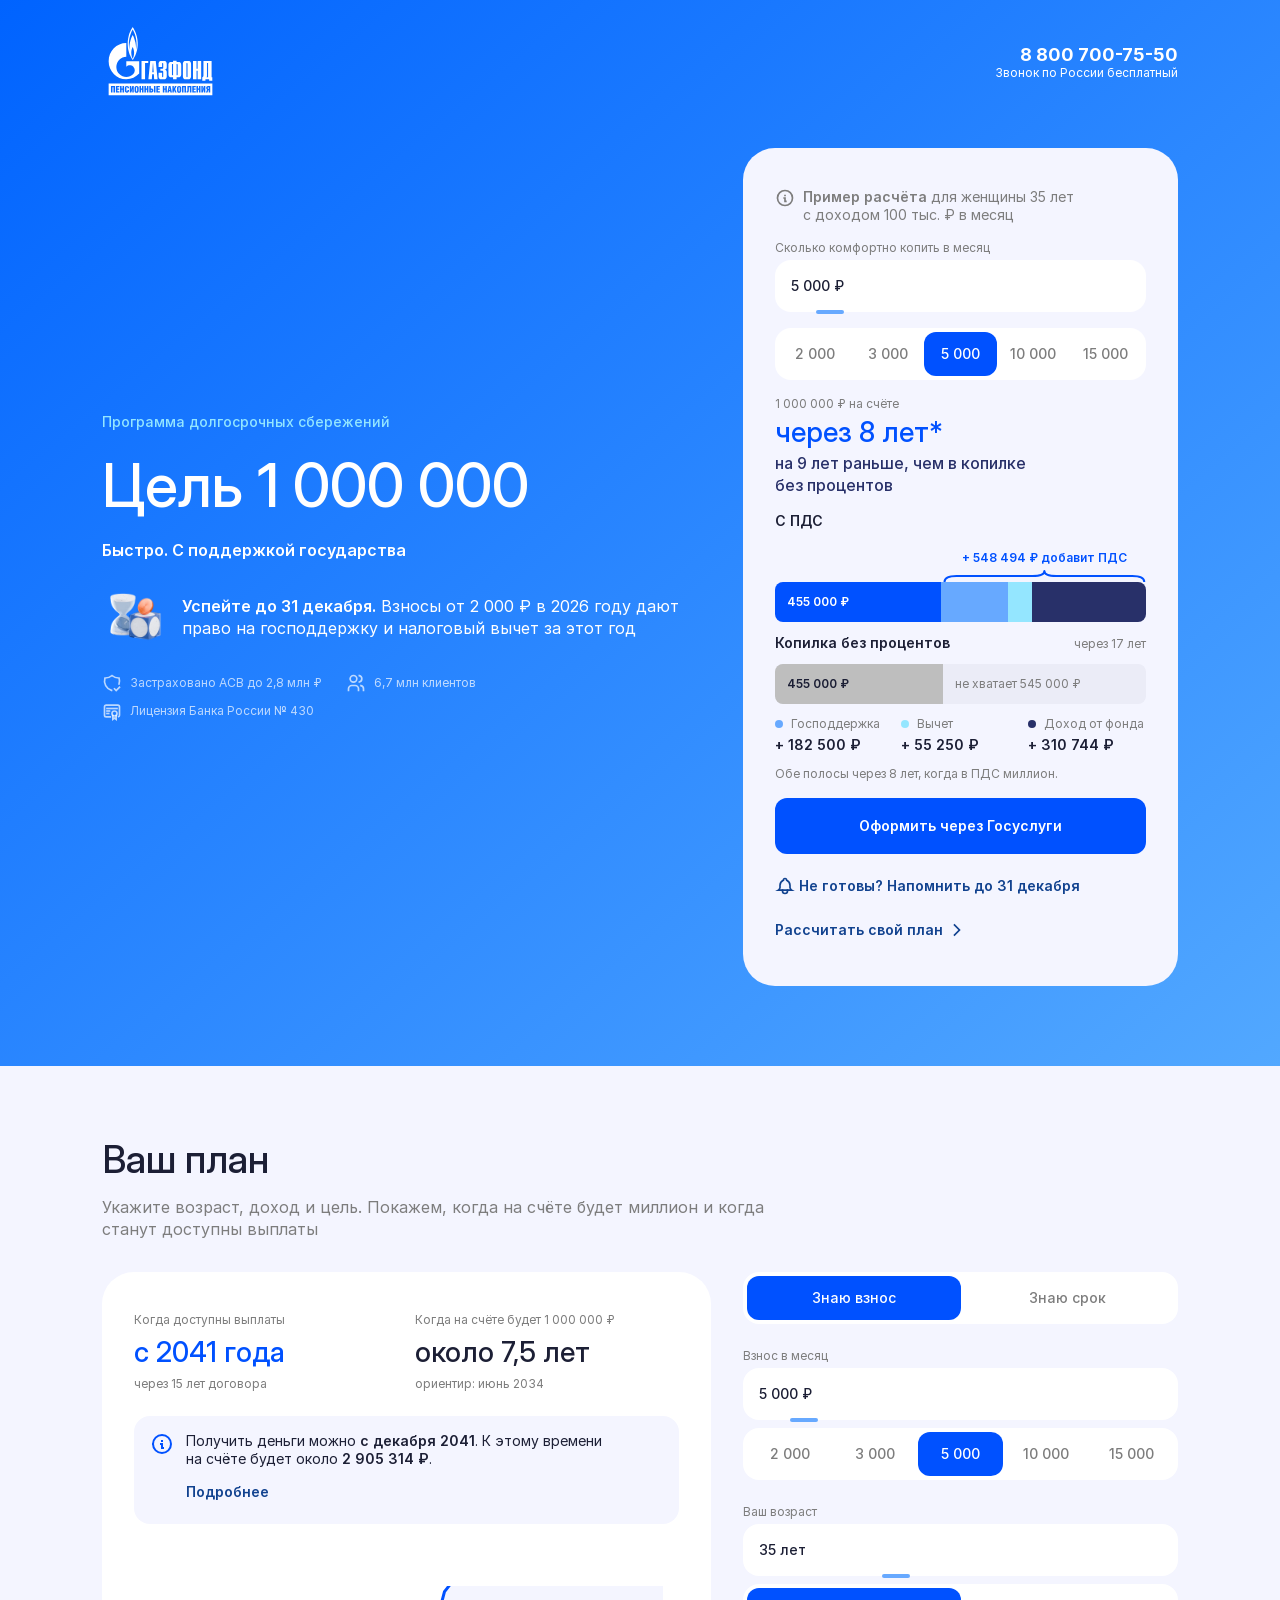
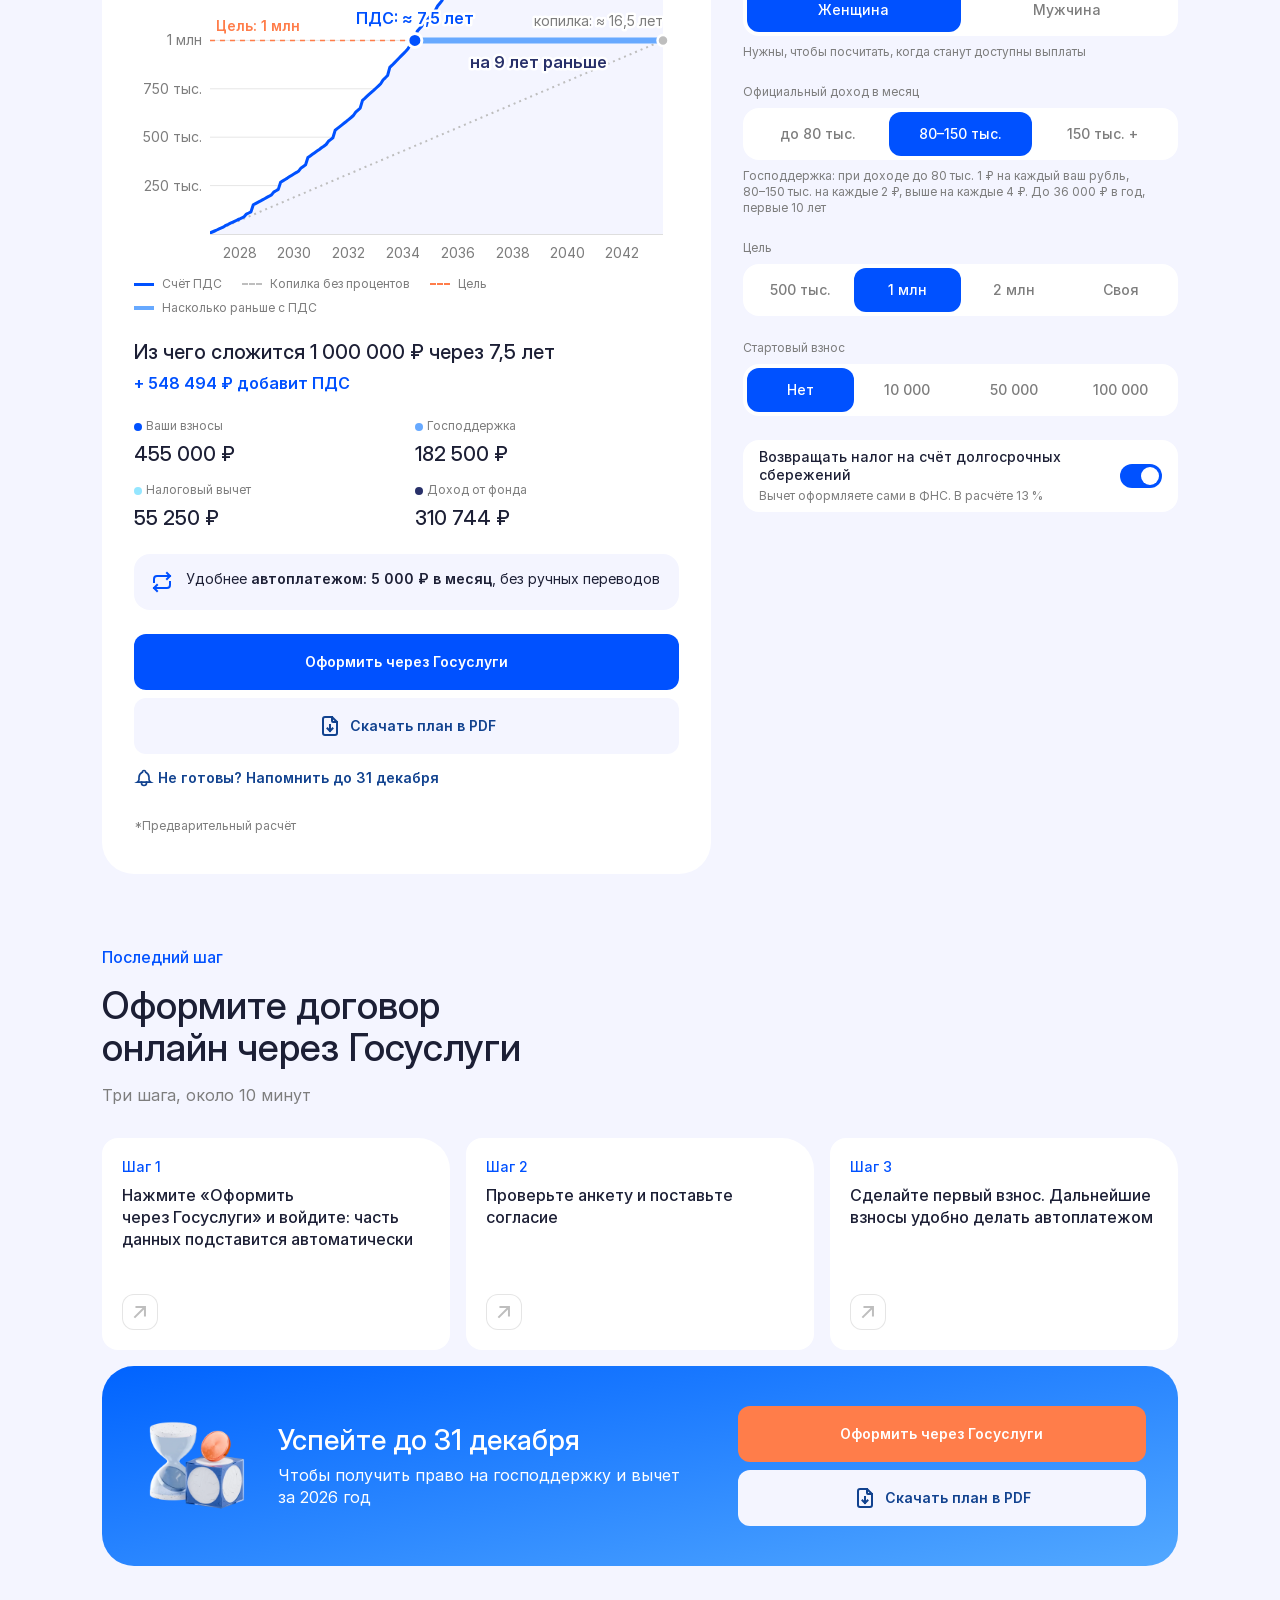
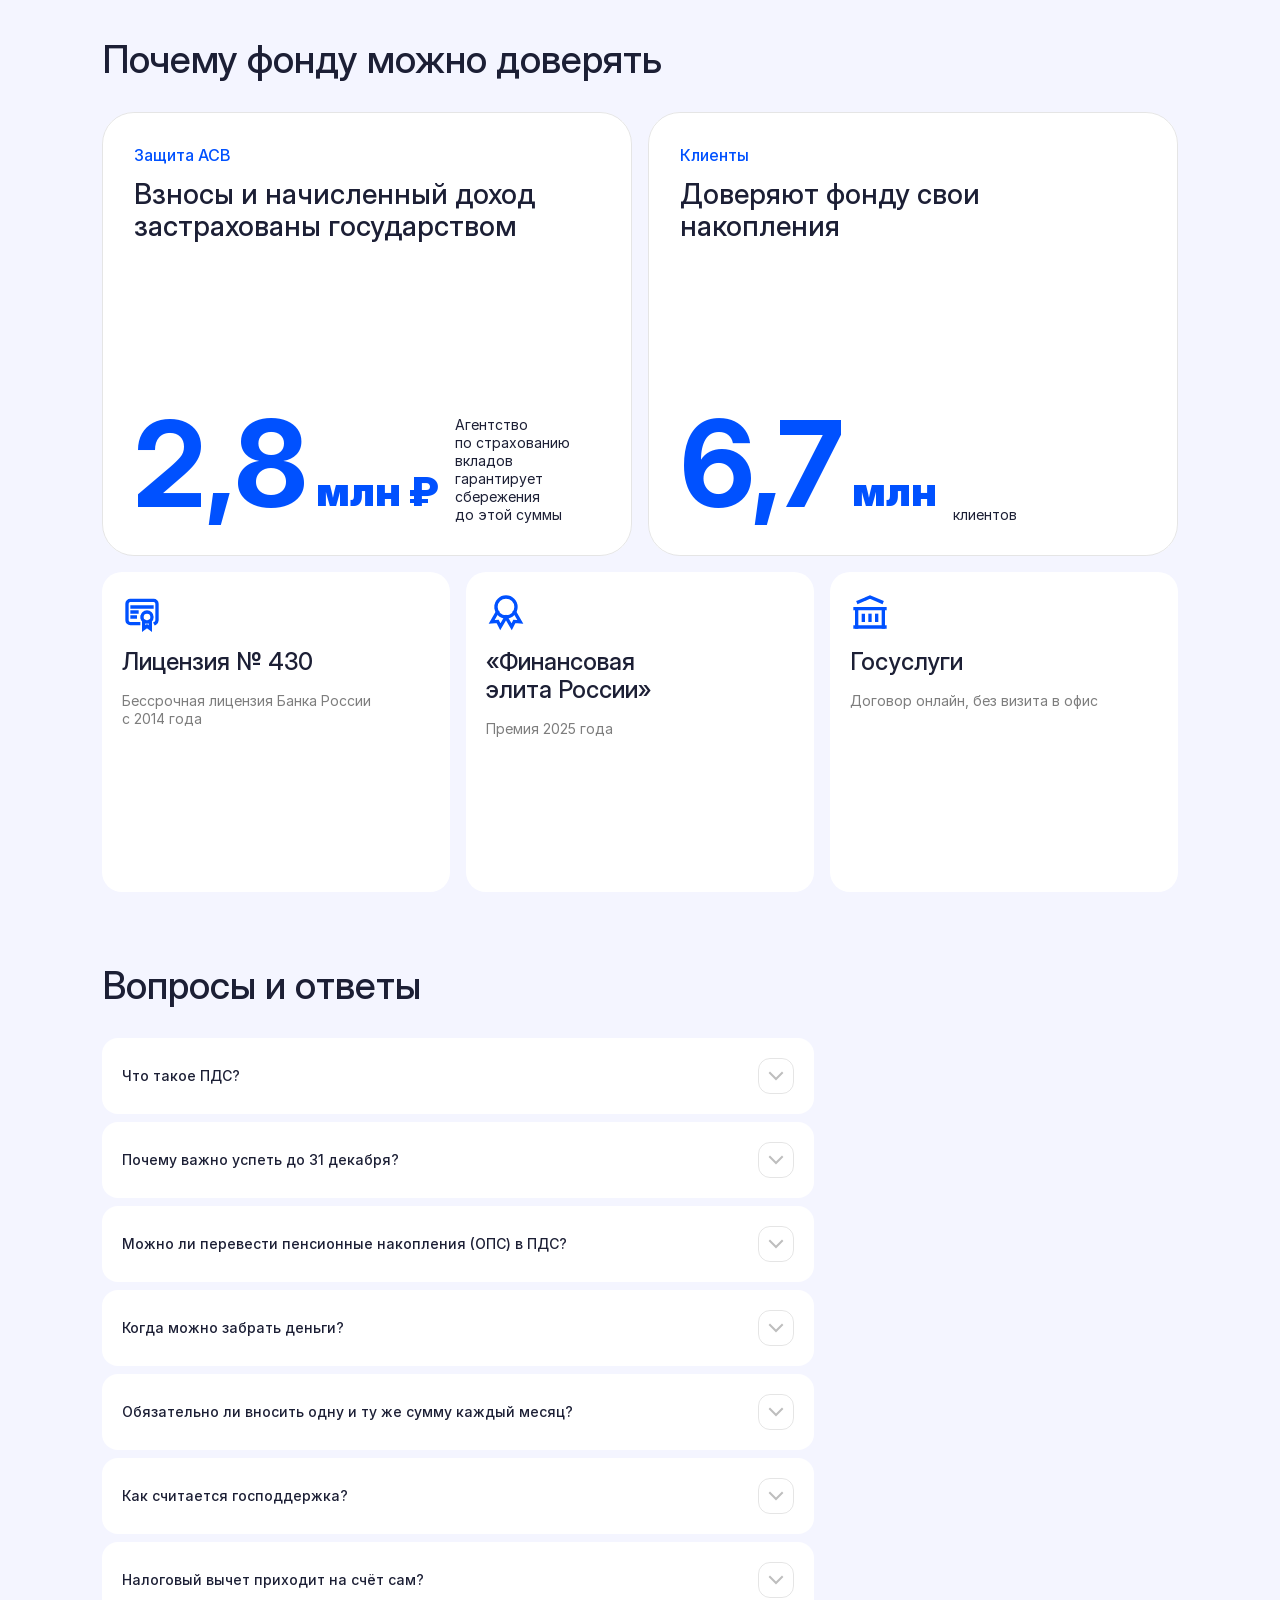
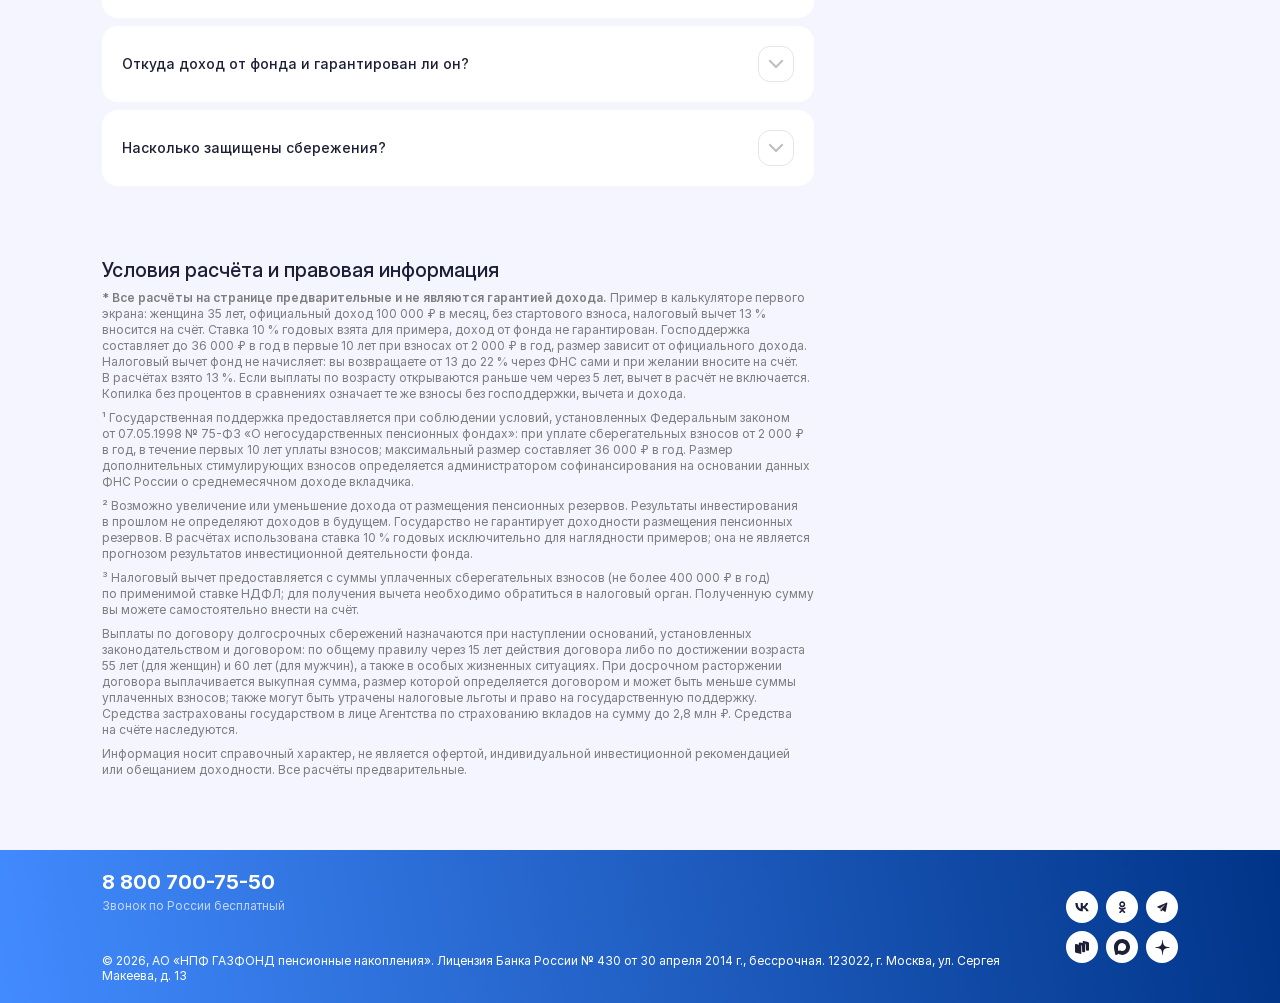
<file: v13/index.html>
<!doctype html>
<html lang="ru">
<head>
<meta charset="utf-8">
<meta name="viewport" content="width=device-width, initial-scale=1, viewport-fit=cover">
<title>Цель миллион · Программа долгосрочных сбережений · ГАЗФОНД пенсионные накопления</title>
<meta name="description" content="Копите в комфортном темпе. Государство может добавить до 36 000 ₽ в год, налоговый вычет вернёт от 13 до 22 % от взносов, фонд начисляет инвестиционный доход. Посчитайте свой план и оформите договор через Госуслуги.">
<link rel="icon" href="kit/assets/logo/favicon.svg">
<link rel="apple-touch-icon" href="img/apple-touch-icon.png">
<!-- Превью ссылки. После публикации проверьте полный адрес страницы -->
<meta property="og:type" content="website">
<meta property="og:locale" content="ru_RU">
<meta property="og:site_name" content="ГАЗФОНД пенсионные накопления">
<meta property="og:title" content="Цель миллион · программа долгосрочных сбережений">
<meta property="og:description" content="Копите в комфортном темпе. Государство может добавить до 36 000 ₽ в год, налоговый вычет вернёт от 13 до 22 % от взносов, фонд начисляет инвестиционный доход. Посчитайте свой план и оформите договор через Госуслуги.">
<meta property="og:url" content="https://million.gazfond-pn.com/v13/">
<meta property="og:image" content="https://million.gazfond-pn.com/v13/media/og-image.jpg">
<meta property="og:image:width" content="1200">
<meta property="og:image:height" content="630">
<meta name="twitter:card" content="summary_large_image">
<meta name="twitter:image" content="https://million.gazfond-pn.com/v13/media/og-image.jpg">
<!-- Яндекс Метрика: вставьте сюда код счётчика и укажите его номер в METRIKA_ID внизу страницы -->
<link rel="stylesheet" href="kit/gazfond.css">
<style>
/* «Клей» раскладки v13. Только сетка, порядок, позиционирование и отступы через токены кита.
   Цвета ниже — только токены kit/gazfond.css: им размечены полосы диаграммы и линии графика (вопрос к дизайнеру №1). */
[hidden][hidden] { display: none; }
/* Поправки к киту до его обновления (вопрос к дизайнеру №8):
   1) в мобильной сетке героя колонка 1fr распирается содержимым — ограничиваем, как minmax(0, 1fr);
   2) жирный текст по дизайн-коду 600, а не 700 браузера; 3) .gf-medium/.gf-semibold в ките объявлены раньше
      .gf-lead/.gf-text и перебиваются ими — повторяем с большей специфичностью. */
.gf-hero__grid > * { min-width: 0; }
b, strong { font-weight: 600; }
.gf-medium.gf-medium { font-weight: 500; }
.gf-semibold.gf-semibold { font-weight: 600; }

/* Первый экран */
.m-deadline { display: flex; align-items: center; gap: var(--gf-space-400); }
.m-deadline img { flex: none; width: 64px; height: 64px; }
.m-trust { display: flex; flex-wrap: wrap; gap: var(--gf-space-200) var(--gf-space-600); margin: 0; padding: 0; list-style: none; }
.m-trust li { display: flex; align-items: center; gap: var(--gf-space-200); }
.m-row { display: flex; align-items: flex-start; gap: var(--gf-space-200); }
/* калькулятор первого экрана: светлая плашка fill_1 внутри синего героя, текст тёмный (вопрос к дизайнеру №2) */
.m-hcalc { color: var(--gf-color-dark); }
.m-hres { display: flex; flex-direction: column; gap: var(--gf-space-100); }

/* Диаграмма «что добавит ПДС» */
.m-mx { display: flex; flex-direction: column; gap: var(--gf-space-300); }
.m-mx-lab { display: flex; justify-content: space-between; align-items: baseline; gap: var(--gf-space-200); }
.m-mx-track { position: relative; }
.m-mx-track--brace { padding-top: var(--gf-space-1000); }
.m-brace { position: absolute; top: 0; height: var(--gf-space-1000); display: flex; flex-direction: column; justify-content: flex-end; align-items: center; gap: var(--gf-space-100); color: var(--gf-color-blue-primary); white-space: nowrap; }
.m-brace svg { display: block; width: 100%; height: 12px; }
.m-bar { display: flex; height: 40px; border-radius: var(--gf-radius-micro); overflow: hidden; background: var(--gf-fill-3); }
.m-bar > i { display: flex; align-items: center; height: 100%; padding: 0 var(--gf-space-300); overflow: hidden; white-space: nowrap; font-style: normal; }
.m-c-you { background: var(--gf-color-blue-primary); color: var(--gf-color-white); }
.m-c-gov { background: var(--gf-color-blue-tertiary); }
.m-c-tax { background: var(--gf-color-light-blue); }
.m-c-fund { background: var(--gf-color-dark-blue); }
.m-c-jar { background: var(--gf-color-gray-2); color: var(--gf-color-dark); }
.m-c-gap { color: var(--gf-color-gray-1); }
.m-key { display: grid; grid-template-columns: repeat(3, minmax(0, 1fr)); gap: var(--gf-space-200); }
.m-key > div { display: flex; flex-direction: column; gap: var(--gf-space-100); }
.m-dot { display: inline-block; flex: none; width: 8px; height: 8px; margin-right: var(--gf-space-100); border-radius: 50%; vertical-align: middle; }

/* Ваш план: результат слева, параметры справа; на планшете и телефоне — параметры, затем результат */
.m-plan { display: grid; grid-template-columns: minmax(0, 7fr) minmax(0, 5fr); gap: var(--gf-space-800); align-items: start; }
.m-params { grid-column: 2; grid-row: 1; }
.m-result { grid-column: 1; grid-row: 1; }
.m-only-stacked { display: none; }
@media (min-width: 1140px) { .m-params, .m-result { position: sticky; top: var(--st, 24px); } }
@media (max-width: 1139.98px) {
  .m-plan { grid-template-columns: minmax(0, 1fr); }
  .m-params, .m-result { grid-column: 1; grid-row: auto; }
  .m-only-stacked { display: flex; }
}
.m-note { display: flex; align-items: flex-start; gap: var(--gf-space-300); padding: var(--gf-space-400); border-radius: var(--gf-radius-small); }
.m-note > svg { color: var(--gf-color-blue-primary); }
.m-chart { position: relative; touch-action: pan-y; }
.m-chart svg { width: 100%; height: auto; font-family: var(--gf-font); }
.m-chart .gf-callout { position: absolute; z-index: 2; pointer-events: none; }
.m-legend { display: flex; flex-wrap: wrap; gap: var(--gf-space-200) var(--gf-space-500); margin: var(--gf-space-200) 0 0; padding: 0; list-style: none; }
.m-legend li { display: inline-flex; align-items: center; gap: var(--gf-space-200); }
.m-legend i { display: inline-block; width: 20px; height: 0; }
.m-sw-pds { border-top: 3px solid var(--gf-color-blue-primary); }
.m-sw-jar { border-top: 2px dashed var(--gf-color-gray-2); }
.m-sw-goal { border-top: 2px dashed var(--gf-color-orange); }
.m-sw-gap { border-top: 4px solid var(--gf-color-blue-tertiary); }
.m-bd { display: grid; grid-template-columns: repeat(2, minmax(0, 1fr)); gap: var(--gf-space-400); }

/* Последний шаг */
.m-go { display: grid; grid-template-columns: minmax(0, 7fr) minmax(0, 5fr); gap: var(--gf-space-800); align-items: center; margin-top: var(--gf-gutter); }
.m-go-dl { display: flex; align-items: center; gap: var(--gf-space-600); }
.m-go-dl img { flex: none; width: 120px; height: 120px; }
@media (max-width: 1139.98px) { .m-go { grid-template-columns: minmax(0, 1fr); } }
@media (max-width: 767.98px) { .m-go-dl { align-items: flex-start; gap: var(--gf-space-400); } .m-go-dl img { width: 64px; height: 64px; } }

/* Кнопка внизу экрана на телефоне */
.m-mbar { display: none; position: fixed; left: 0; right: 0; bottom: 0; z-index: 30; padding: var(--gf-space-300) var(--gf-space-400) calc(var(--gf-space-300) + env(safe-area-inset-bottom)); background: var(--gf-bg-page); }
@media (max-width: 767.98px) { .m-mbar.is-shown { display: block; } }

/* Меню календарей, сообщения */
.m-cm { position: fixed; inset: 0; z-index: 40; }
.m-cm-scrim { position: absolute; inset: 0; }
.m-cm .gf-menu { position: fixed; top: auto; bottom: auto; width: 320px; min-width: 0; box-shadow: var(--gf-shadow-popover); }
.m-cm-head { display: flex; flex-direction: column; gap: var(--gf-space-100); padding: var(--gf-space-400) var(--gf-space-500) var(--gf-space-200); }
.m-cm .gf-menu__item { flex-direction: column; align-items: flex-start; gap: var(--gf-space-50); }
@media (max-width: 767.98px) { .m-cm .gf-menu { left: var(--gf-space-400); right: var(--gf-space-400); bottom: var(--gf-space-400); width: auto; } }
.m-toast { position: fixed; z-index: 50; }
.m-pop { position: fixed; left: var(--gf-space-400); bottom: var(--gf-space-400); z-index: 35; }
</style>
</head>
<body>
<div class="gf-page">

<!-- ═══ Первый экран: синий герой кита, белый логотип, телефон; справа калькулятор ═══ -->
<section class="gf-hero gf-on-accent" id="hero">
  <div class="gf-container">
    <header class="gf-header">
      <a class="gf-header__logo" href="https://gazfond-pn.ru/" target="_blank" rel="noopener" data-goal="site_link"><img src="kit/assets/logo/gf-logo-white.svg" alt="ГАЗФОНД пенсионные накопления" width="117" height="76"></a>
      <div class="gf-header__contacts">
        <a class="gf-header__phone" href="tel:88007007550" data-goal="call" data-pos="header">8 800 700-75-50</a>
        <span class="gf-header__hint">Звонок по&nbsp;России бесплатный</span>
      </div>
    </header>
    <div class="gf-hero__grid">
      <div class="gf-hero__body">
        <span class="gf-overline">Программа долгосрочных сбережений</span>
        <h1 class="gf-hero__title">Цель <span class="gf-nowrap">1&nbsp;000&nbsp;000</span></h1>
        <p class="gf-hero__lead gf-semibold">Быстро. С&nbsp;поддержкой государства</p>
        <div class="m-deadline">
          <img src="kit/assets/3d/primary/hourglass.webp" alt="" width="64" height="64">
          <p class="gf-hero__lead"><b class="gf-semibold">Успейте до&nbsp;31&nbsp;декабря.</b> Взносы от&nbsp;2&nbsp;000&nbsp;₽ в&nbsp;<span class="yr">2026</span>&nbsp;году дают право на&nbsp;господдержку и&nbsp;налоговый вычет за&nbsp;этот год</p>
        </div>
        <ul class="m-trust gf-caption">
          <li><svg class="gf-icon gf-icon--20" aria-hidden="true" xmlns="http://www.w3.org/2000/svg" width="24" height="24" viewBox="0 0 24 24" fill="none" stroke="currentColor" stroke-width="2" stroke-linecap="square" stroke-linejoin="miter"><path stroke="none" d="M0 0h24v24H0z" fill="none" /><path d="M11.46 20.846a12 12 0 0 1 -7.96 -14.846a12 12 0 0 0 8.5 -3a12 12 0 0 0 8.5 3a12 12 0 0 1 -.09 7.06" /><path d="M15 19l2 2l4 -4" /></svg>Застраховано АСВ до&nbsp;2,8&nbsp;млн&nbsp;₽</li>
          <li><svg class="gf-icon gf-icon--20" aria-hidden="true" xmlns="http://www.w3.org/2000/svg" width="24" height="24" viewBox="0 0 24 24" fill="none" stroke="currentColor" stroke-width="2" stroke-linecap="square" stroke-linejoin="miter"><path stroke="none" d="M0 0h24v24H0z" fill="none" /><path d="M5 7a4 4 0 1 0 8 0a4 4 0 1 0 -8 0" /><path d="M3 21v-2a4 4 0 0 1 4 -4h4a4 4 0 0 1 4 4v2" /><path d="M16 3.13a4 4 0 0 1 0 7.75" /><path d="M21 21v-2a4 4 0 0 0 -3 -3.85" /></svg>6,7&nbsp;млн клиентов</li>
          <li><svg class="gf-icon gf-icon--20" aria-hidden="true" xmlns="http://www.w3.org/2000/svg" width="24" height="24" viewBox="0 0 24 24" fill="none" stroke="currentColor" stroke-width="2" stroke-linecap="square" stroke-linejoin="miter"><path stroke="none" d="M0 0h24v24H0z" fill="none" /><path d="M12 15a3 3 0 1 0 6 0a3 3 0 1 0 -6 0" /><path d="M13 17.5v4.5l2 -1.5l2 1.5v-4.5" /><path d="M10 19h-5a2 2 0 0 1 -2 -2v-10c0 -1.1 .9 -2 2 -2h14a2 2 0 0 1 2 2v10a2 2 0 0 1 -1 1.73" /><path d="M6 9l12 0" /><path d="M6 12l3 0" /><path d="M6 15l2 0" /></svg>Лицензия Банка России №&nbsp;430</li>
          <li data-proof hidden><svg class="gf-icon gf-icon--20" aria-hidden="true" xmlns="http://www.w3.org/2000/svg" width="24" height="24" viewBox="0 0 24 24" fill="none" stroke="currentColor" stroke-width="2" stroke-linecap="square" stroke-linejoin="miter"><path stroke="none" d="M0 0h24v24H0z" fill="none" /><path d="M4 5a2 2 0 0 1 2 -2h12a2 2 0 0 1 2 2v14a2 2 0 0 1 -2 2h-12a2 2 0 0 1 -2 -2l0 -14" /><path d="M8 8a1 1 0 0 1 1 -1h6a1 1 0 0 1 1 1v1a1 1 0 0 1 -1 1h-6a1 1 0 0 1 -1 -1l0 -1" /><path d="M8 14l0 .01" /><path d="M12 14l0 .01" /><path d="M16 14l0 .01" /><path d="M8 17l0 .01" /><path d="M12 17l0 .01" /><path d="M16 17l0 .01" /></svg><span data-proof-text></span></li>
        </ul>
      </div>

      <div class="gf-panel gf-bg-page gf-stack m-hcalc" id="hcalc">
        <p class="gf-card__text m-row"><svg class="gf-icon gf-icon--20" aria-hidden="true" xmlns="http://www.w3.org/2000/svg" width="24" height="24" viewBox="0 0 24 24" fill="none" stroke="currentColor" stroke-width="2" stroke-linecap="square" stroke-linejoin="miter"><path stroke="none" d="M0 0h24v24H0z" fill="none" /><path d="M3 12a9 9 0 1 0 18 0a9 9 0 0 0 -18 0" /><path d="M12 9h.01" /><path d="M11 12h1v4h1" /></svg><span><b class="gf-semibold">Пример расчёта</b> для&nbsp;женщины 35&nbsp;лет с&nbsp;доходом 100&nbsp;тыс.&nbsp;₽ в&nbsp;месяц</span></p>
        <div class="gf-calc">
          <label class="gf-calc__label" for="hOwn">Сколько комфортно копить в&nbsp;месяц</label>
          <span class="gf-calc__field">
            <input class="gf-calc__value" id="hOwn" type="text" inputmode="numeric" autocomplete="off" value="5 000 ₽" aria-label="Взнос в месяц, рублей">
            <input class="gf-calc__range" type="range" id="hMonthly" min="1000" max="50000" step="500" value="5000" aria-label="Взнос в месяц, ползунок">
          </span>
        </div>
        <div class="gf-segmented" id="hPresets" role="group" aria-label="Быстрый выбор взноса">
          <button class="gf-segmented__item" type="button" data-v="2000" aria-pressed="false">2&nbsp;000</button>
          <button class="gf-segmented__item" type="button" data-v="3000" aria-pressed="false">3&nbsp;000</button>
          <button class="gf-segmented__item is-active" type="button" data-v="5000" aria-pressed="true">5&nbsp;000</button>
          <button class="gf-segmented__item" type="button" data-v="10000" aria-pressed="false">10&nbsp;000</button>
          <button class="gf-segmented__item" type="button" data-v="15000" aria-pressed="false">15&nbsp;000</button>
        </div>
        <div class="m-hres" aria-live="polite">
          <p class="gf-calc__label">1&nbsp;000&nbsp;000&nbsp;₽ на&nbsp;счёте</p>
          <p class="gf-h3 gf-c-accent" id="hValue">через 8&nbsp;лет<a class="gf-c-accent" href="#legal" aria-label="Условия расчёта">*</a></p>
          <p class="gf-lead gf-medium gf-c-dark-blue" id="hPlus">на&nbsp;9&nbsp;лет раньше, чем в&nbsp;копилке без&nbsp;процентов</p>
        </div>
        <!-- ваши взносы + скобка над тем, что добавляет ПДС; рядом та же сумма в копилке без процентов -->
        <div class="m-mx" id="mx">
          <div class="m-mx-lab"><span class="gf-text gf-semibold">С&nbsp;ПДС</span></div>
          <div class="m-mx-track m-mx-track--brace">
            <div class="m-brace" id="mxBrace" aria-hidden="true"><span class="gf-caption-1 gf-semibold" id="mxBraceT">+ 554&nbsp;986&nbsp;₽ добавит ПДС</span><svg id="mxBraceS" preserveAspectRatio="none"><path id="mxBraceP" fill="none" stroke="currentColor" stroke-width="2" stroke-linecap="round" stroke-linejoin="round"/></svg></div>
            <div class="m-bar"><i class="m-c-you" id="mxYou"><span class="gf-caption-1 gf-semibold" id="mxYouV">455&nbsp;000&nbsp;₽</span></i><i class="m-c-gov" id="mxGov"></i><i class="m-c-tax" id="mxTax"></i><i class="m-c-fund" id="mxFund"></i></div>
          </div>
          <div class="m-mx-lab"><span class="gf-text gf-semibold">Копилка без&nbsp;процентов</span><span class="gf-calc__label" id="mxJarT">через 17&nbsp;лет</span></div>
          <div class="m-mx-track">
            <div class="m-bar"><i class="m-c-jar" id="mxJar"><span class="gf-caption-1 gf-semibold" id="mxJarV">455&nbsp;000&nbsp;₽</span></i><i class="m-c-gap" id="mxGap"><span class="gf-caption-1" id="mxGapT">не&nbsp;хватает 545&nbsp;000&nbsp;₽</span></i></div>
          </div>
          <div class="m-key">
            <div><span class="gf-calc__label"><span class="m-dot m-c-gov"></span>Господдержка</span><b class="gf-text gf-semibold" id="mkGov">+ 187&nbsp;500&nbsp;₽</b></div>
            <div><span class="gf-calc__label"><span class="m-dot m-c-tax"></span>Вычет</span><b class="gf-text gf-semibold" id="mkTax">+ 56&nbsp;550&nbsp;₽</b></div>
            <div><span class="gf-calc__label"><span class="m-dot m-c-fund"></span>Доход от&nbsp;фонда</span><b class="gf-text gf-semibold" id="mkInc">+ 310&nbsp;936&nbsp;₽</b></div>
          </div>
          <p class="gf-calc__label" id="mxCap">Обе полосы через 8&nbsp;лет, когда в&nbsp;ПДС миллион.</p>
        </div>
        <a class="gf-btn gf-btn--primary gf-btn--lg gf-btn--block" href="https://contract-pds.gazfond-pn.ru/?u=nakopimillion&amp;utm_source=landing_million&amp;utm_medium=hero&amp;utm_campaign=pds_million_v13" target="_blank" rel="noopener" data-goal="cta_contract" data-pos="hero" id="heroCta">Оформить через Госуслуги</a>
        <div class="gf-btn-row">
          <button class="gf-btn gf-btn--tertiary" type="button" data-remind data-pos="hero"><svg class="gf-icon" aria-hidden="true" xmlns="http://www.w3.org/2000/svg" width="24" height="24" viewBox="0 0 24 24" fill="none" stroke="currentColor" stroke-width="2" stroke-linecap="square" stroke-linejoin="miter"><path stroke="none" d="M0 0h24v24H0z" fill="none" /><path d="M10 5a2 2 0 1 1 4 0a7 7 0 0 1 4 6v3a4 4 0 0 0 2 3h-16a4 4 0 0 0 2 -3v-3a7 7 0 0 1 4 -6" /><path d="M9 17v1a3 3 0 0 0 6 0v-1" /></svg>Не&nbsp;готовы? Напомнить до&nbsp;31&nbsp;декабря</button>
          <a class="gf-btn gf-btn--tertiary" href="#calc" data-goal="calc_detail_open" data-pos="hero">Рассчитать свой план <svg class="gf-icon" xmlns="http://www.w3.org/2000/svg" width="24" height="24" viewBox="0 0 24 24" fill="currentColor" aria-hidden="true"><path d="M7.58594 6L13.5859 12L7.58594 18L9 19.4141L16.4141 12L9 4.58594L7.58594 6Z"/></svg></a>
        </div>
      </div>
    </div>
  </div>
</section>

<main class="gf-main">

  <!-- ═══ Ваш план: подробный расчёт под себя ═══ -->
  <section class="gf-section gf-container" id="calc" aria-labelledby="calcH">
    <div class="gf-section__head">
      <h2 class="gf-h2" id="calcH">Ваш план</h2>
      <p class="gf-lead gf-c-secondary">Укажите возраст, доход и&nbsp;цель. Покажем, когда на&nbsp;счёте будет миллион и&nbsp;когда станут доступны выплаты</p>
    </div>
    <div class="m-plan">
      <div class="m-params gf-stack gf-stack--24" id="pParams">
        <div class="gf-segmented" id="modeSeg" role="group" aria-label="Что считаем">
          <button class="gf-segmented__item is-active" type="button" data-mode="monthly" aria-pressed="true">Знаю взнос</button>
          <button class="gf-segmented__item" type="button" data-mode="term" aria-pressed="false">Знаю срок</button>
        </div>
        <div class="gf-stack gf-stack--8" id="fieldMonthly">
          <div class="gf-calc">
            <label class="gf-calc__label" for="monthlyNum">Взнос в&nbsp;месяц</label>
            <span class="gf-calc__field">
              <input class="gf-calc__value" id="monthlyNum" type="text" inputmode="numeric" autocomplete="off" value="5 000 ₽" aria-label="Взнос в месяц, рублей">
              <input class="gf-calc__range" type="range" id="monthly" min="1000" max="50000" step="500" value="5000" aria-label="Взнос в месяц, ползунок">
            </span>
          </div>
          <div class="gf-segmented" id="presetSeg" role="group" aria-label="Быстрый выбор взноса">
            <button class="gf-segmented__item" type="button" data-v="2000" aria-pressed="false">2&nbsp;000</button>
            <button class="gf-segmented__item" type="button" data-v="3000" aria-pressed="false">3&nbsp;000</button>
            <button class="gf-segmented__item is-active" type="button" data-v="5000" aria-pressed="true">5&nbsp;000</button>
            <button class="gf-segmented__item" type="button" data-v="10000" aria-pressed="false">10&nbsp;000</button>
            <button class="gf-segmented__item" type="button" data-v="15000" aria-pressed="false">15&nbsp;000</button>
          </div>
        </div>
        <div class="gf-stack gf-stack--8" id="fieldTerm" hidden>
          <div class="gf-calc">
            <label class="gf-calc__label" for="years">Хочу накопить за</label>
            <span class="gf-calc__field">
              <output class="gf-calc__value" id="yearsOut" for="years">5&nbsp;лет</output>
              <input class="gf-calc__range" type="range" id="years" min="2" max="15" step="1" value="5" aria-label="Срок накопления, лет">
            </span>
          </div>
          <p class="gf-lead gf-medium" id="needOut">Нужно около 9&nbsp;600&nbsp;₽ в&nbsp;месяц</p>
        </div>
        <div class="gf-stack gf-stack--8">
          <div class="gf-calc">
            <label class="gf-calc__label" for="age">Ваш возраст</label>
            <span class="gf-calc__field">
              <output class="gf-calc__value" id="ageOut" for="age">35&nbsp;лет</output>
              <input class="gf-calc__range" type="range" id="age" min="18" max="70" step="1" value="35" aria-label="Возраст, лет">
            </span>
          </div>
          <div class="gf-segmented" id="sexSeg" role="group" aria-label="Пол">
            <button class="gf-segmented__item is-active" type="button" data-sex="f" aria-pressed="true">Женщина</button>
            <button class="gf-segmented__item" type="button" data-sex="m" aria-pressed="false">Мужчина</button>
          </div>
          <p class="gf-caption">Нужны, чтобы посчитать, когда станут доступны выплаты</p>
        </div>
        <div class="gf-stack gf-stack--8">
          <span class="gf-calc__label">Официальный доход в&nbsp;месяц</span>
          <div class="gf-segmented" id="incomeSeg" role="group" aria-label="Среднемесячный доход">
            <button class="gf-segmented__item" type="button" data-k="1" aria-pressed="false">до&nbsp;80&nbsp;тыс.</button>
            <button class="gf-segmented__item is-active" type="button" data-k="0.5" aria-pressed="true">80–150&nbsp;тыс.</button>
            <button class="gf-segmented__item" type="button" data-k="0.25" aria-pressed="false">150&nbsp;тыс. +</button>
          </div>
          <p class="gf-caption">Господдержка: при&nbsp;доходе до&nbsp;80&nbsp;тыс. 1&nbsp;₽ на&nbsp;каждый ваш рубль, 80–150&nbsp;тыс. на&nbsp;каждые 2&nbsp;₽, выше на&nbsp;каждые 4&nbsp;₽. До&nbsp;36&nbsp;000&nbsp;₽ в&nbsp;год, первые 10&nbsp;лет</p>
        </div>
        <div class="gf-stack gf-stack--8">
          <span class="gf-calc__label">Цель</span>
          <div class="gf-segmented" id="goalSeg" role="group" aria-label="Сумма цели">
            <button class="gf-segmented__item" type="button" data-v="500000" aria-pressed="false">500&nbsp;тыс.</button>
            <button class="gf-segmented__item is-active" type="button" data-v="1000000" aria-pressed="true">1&nbsp;млн</button>
            <button class="gf-segmented__item" type="button" data-v="2000000" aria-pressed="false">2&nbsp;млн</button>
            <button class="gf-segmented__item" type="button" data-v="custom" aria-pressed="false">Своя</button>
          </div>
          <label class="gf-input" id="goalCustom" hidden><input class="gf-input__control" id="goalNum" type="text" inputmode="numeric" autocomplete="off" value="1000000" placeholder="1 000 000"><span class="gf-input__label">Своя цель, ₽</span></label>
        </div>
        <div class="gf-stack gf-stack--8">
          <span class="gf-calc__label">Стартовый взнос</span>
          <div class="gf-segmented" id="firstSeg" role="group" aria-label="Стартовый взнос">
            <button class="gf-segmented__item is-active" type="button" data-v="0" aria-pressed="true">Нет</button>
            <button class="gf-segmented__item" type="button" data-v="10000" aria-pressed="false">10&nbsp;000</button>
            <button class="gf-segmented__item" type="button" data-v="50000" aria-pressed="false">50&nbsp;000</button>
            <button class="gf-segmented__item" type="button" data-v="100000" aria-pressed="false">100&nbsp;000</button>
          </div>
        </div>
        <label class="gf-field-toggle">
          <span class="gf-field-toggle__text"><span class="gf-field-toggle__label">Возвращать налог на&nbsp;счёт долгосрочных сбережений</span><span class="gf-field-toggle__caption">Вычет оформляете сами в&nbsp;ФНС. В&nbsp;расчёте&nbsp;13&nbsp;%</span></span>
          <input class="gf-switch" type="checkbox" id="reinvest" checked>
        </label>
        <a class="gf-btn gf-btn--tertiary m-only-stacked" id="calcGo" href="#pResult">Показать результат</a>
      </div>

      <div class="gf-panel m-result gf-stack gf-stack--24" id="pResult">
        <div class="gf-cols-2">
          <div class="gf-stack gf-stack--8">
            <span class="gf-calc__label">Когда доступны выплаты</span>
            <span class="gf-h3 gf-c-accent" id="payOut">с&nbsp;2041&nbsp;года</span>
            <span class="gf-caption" id="paySub">через 15&nbsp;лет действия договора</span>
          </div>
          <div class="gf-stack gf-stack--8">
            <span class="gf-calc__label" id="resLabel">Когда на&nbsp;счёте будет 1&nbsp;000&nbsp;000&nbsp;₽</span>
            <span class="gf-h3" id="termOut">около 8&nbsp;лет</span>
            <span class="gf-caption" id="termSub">ориентир</span>
          </div>
        </div>
        <div class="m-note gf-bg-page" id="resNote"><svg class="gf-icon" aria-hidden="true" xmlns="http://www.w3.org/2000/svg" width="24" height="24" viewBox="0 0 24 24" fill="none" stroke="currentColor" stroke-width="2" stroke-linecap="square" stroke-linejoin="miter"><path stroke="none" d="M0 0h24v24H0z" fill="none" /><path d="M3 12a9 9 0 1 0 18 0a9 9 0 0 0 -18 0" /><path d="M12 9h.01" /><path d="M11 12h1v4h1" /></svg><div class="gf-stack gf-stack--8 gf-text"><span id="resNoteT"></span><span id="resMore" hidden></span><div><button class="gf-btn gf-btn--tertiary" type="button" id="resMoreBtn" aria-expanded="false" aria-controls="resMore" hidden>Подробнее</button></div></div></div>
        <p class="gf-caption" id="resHint" hidden></p>
        <div>
          <div class="m-chart" id="chart">
            <div class="gf-callout" id="tip" hidden></div>
            <svg id="chartSvg" viewBox="0 0 640 300" role="img" aria-label="График накопления: счёт ПДС и копилка без процентов"></svg>
          </div>
          <ul class="m-legend gf-caption">
            <li><i class="m-sw-pds"></i>Счёт ПДС</li>
            <li><i class="m-sw-jar"></i>Копилка без&nbsp;процентов</li>
            <li><i class="m-sw-goal"></i>Цель</li>
            <li><i class="m-sw-gap"></i>Насколько раньше с&nbsp;ПДС</li>
          </ul>
        </div>
        <div class="gf-stack gf-stack--8">
          <h3 class="gf-h5" id="bdHead">Из&nbsp;чего сложится 1&nbsp;000&nbsp;000&nbsp;₽</h3>
          <p class="gf-lead gf-semibold gf-c-accent" id="bAdd">+ 0&nbsp;₽ добавит ПДС</p>
        </div>
        <div class="m-bd">
          <div class="gf-stack gf-stack--8"><span class="gf-caption"><span class="m-dot m-c-you"></span>Ваши взносы</span><span class="gf-h5" id="bContrib">0&nbsp;₽</span></div>
          <div class="gf-stack gf-stack--8"><span class="gf-caption"><span class="m-dot m-c-gov"></span>Господдержка</span><span class="gf-h5" id="bCofin">0&nbsp;₽</span></div>
          <div class="gf-stack gf-stack--8"><span class="gf-caption"><span class="m-dot m-c-tax"></span>Налоговый вычет</span><span class="gf-h5" id="bDed">0&nbsp;₽</span></div>
          <div class="gf-stack gf-stack--8"><span class="gf-caption"><span class="m-dot m-c-fund"></span>Доход от&nbsp;фонда</span><span class="gf-h5" id="bInc">0&nbsp;₽</span></div>
        </div>
        <div class="m-note gf-bg-page"><svg class="gf-icon" aria-hidden="true" xmlns="http://www.w3.org/2000/svg" width="24" height="24" viewBox="0 0 24 24" fill="none" stroke="currentColor" stroke-width="2" stroke-linecap="square" stroke-linejoin="miter"><path stroke="none" d="M0 0h24v24H0z" fill="none" /><path d="M4 12v-3a3 3 0 0 1 3 -3h13m-3 -3l3 3l-3 3" /><path d="M20 12v3a3 3 0 0 1 -3 3h-13m3 3l-3 -3l3 -3" /></svg><p class="gf-text">Удобнее <b class="gf-semibold">автоплатежом: <span id="apSum">5&nbsp;000&nbsp;₽</span> в&nbsp;месяц</b>, без&nbsp;ручных переводов</p></div>
        <div class="gf-stack gf-stack--8">
          <a class="gf-btn gf-btn--primary gf-btn--lg gf-btn--block" href="https://contract-pds.gazfond-pn.ru/?u=nakopimillion&amp;utm_source=landing_million&amp;utm_medium=calc&amp;utm_campaign=pds_million_v13" target="_blank" rel="noopener" data-goal="cta_contract" data-pos="calc">Оформить через Госуслуги</a>
          <button class="gf-btn gf-btn--lg gf-btn--block" type="button" data-pdf data-pos="calc"><svg class="gf-icon" aria-hidden="true" xmlns="http://www.w3.org/2000/svg" width="24" height="24" viewBox="0 0 24 24" fill="none" stroke="currentColor" stroke-width="2" stroke-linecap="square" stroke-linejoin="miter"><path stroke="none" d="M0 0h24v24H0z" fill="none" /><path d="M14 3v4a1 1 0 0 0 1 1h4" /><path d="M17 21h-10a2 2 0 0 1 -2 -2v-14a2 2 0 0 1 2 -2h7l5 5v11a2 2 0 0 1 -2 2" /><path d="M12 17v-6" /><path d="M9.5 14.5l2.5 2.5l2.5 -2.5" /></svg><span class="pdf-t">Скачать план в&nbsp;PDF</span></button>
          <div class="gf-btn-row"><button class="gf-btn gf-btn--tertiary" type="button" data-remind data-pos="calc"><svg class="gf-icon" aria-hidden="true" xmlns="http://www.w3.org/2000/svg" width="24" height="24" viewBox="0 0 24 24" fill="none" stroke="currentColor" stroke-width="2" stroke-linecap="square" stroke-linejoin="miter"><path stroke="none" d="M0 0h24v24H0z" fill="none" /><path d="M10 5a2 2 0 1 1 4 0a7 7 0 0 1 4 6v3a4 4 0 0 0 2 3h-16a4 4 0 0 0 2 -3v-3a7 7 0 0 1 4 -6" /><path d="M9 17v1a3 3 0 0 0 6 0v-1" /></svg>Не&nbsp;готовы? Напомнить до&nbsp;31&nbsp;декабря</button></div>
        </div>
        <a class="gf-caption" href="#legal">*Предварительный расчёт</a>
      </div>
    </div>
  </section>

  <!-- ═══ Последний шаг: Cards/Instruction + синяя панель ═══ -->
  <section class="gf-section gf-container" id="go" aria-labelledby="goH">
    <div class="gf-section__head">
      <span class="gf-overline gf-overline--big">Последний шаг</span>
      <h2 class="gf-h2" id="goH">Оформите договор онлайн через Госуслуги</h2>
      <p class="gf-lead gf-c-secondary">Три шага, около 10&nbsp;минут</p>
    </div>
    <div class="gf-cols-3">
      <a class="gf-card gf-card--instruction" href="https://contract-pds.gazfond-pn.ru/?u=nakopimillion&amp;utm_source=landing_million&amp;utm_medium=steps&amp;utm_campaign=pds_million_v13" target="_blank" rel="noopener" data-goal="cta_contract" data-pos="steps">
        <div class="gf-stack gf-stack--8"><span class="gf-card__overline">Шаг 1</span><h3 class="gf-card__title">Нажмите «Оформить через Госуслуги» и&nbsp;войдите: часть данных подставится автоматически</h3></div>
        <span class="gf-card__arrow"></span>
      </a>
      <a class="gf-card gf-card--instruction" href="https://contract-pds.gazfond-pn.ru/?u=nakopimillion&amp;utm_source=landing_million&amp;utm_medium=steps&amp;utm_campaign=pds_million_v13" target="_blank" rel="noopener" data-goal="cta_contract" data-pos="steps">
        <div class="gf-stack gf-stack--8"><span class="gf-card__overline">Шаг 2</span><h3 class="gf-card__title">Проверьте анкету и&nbsp;поставьте согласие</h3></div>
        <span class="gf-card__arrow"></span>
      </a>
      <a class="gf-card gf-card--instruction" href="https://contract-pds.gazfond-pn.ru/?u=nakopimillion&amp;utm_source=landing_million&amp;utm_medium=steps&amp;utm_campaign=pds_million_v13" target="_blank" rel="noopener" data-goal="cta_contract" data-pos="steps">
        <div class="gf-stack gf-stack--8"><span class="gf-card__overline">Шаг 3</span><h3 class="gf-card__title">Сделайте первый взнос. Дальнейшие взносы удобно делать автоплатежом</h3></div>
        <span class="gf-card__arrow"></span>
      </a>
    </div>
    <div class="gf-panel gf-bg-hero gf-on-accent m-go">
      <div class="m-go-dl">
        <img src="kit/assets/3d/primary/hourglass.webp" alt="" width="120" height="120">
        <div class="gf-stack gf-stack--8">
          <h3 class="gf-h3">Успейте до&nbsp;31&nbsp;декабря</h3>
          <p class="gf-lead">Чтобы получить право на&nbsp;господдержку и&nbsp;вычет за&nbsp;<span class="yr">2026</span>&nbsp;год</p>
        </div>
      </div>
      <div class="gf-stack gf-stack--8">
        <a class="gf-btn gf-btn--orange gf-btn--lg" id="goBtn" href="https://contract-pds.gazfond-pn.ru/?u=nakopimillion&amp;utm_source=landing_million&amp;utm_medium=go&amp;utm_campaign=pds_million_v13" target="_blank" rel="noopener" data-goal="cta_contract" data-pos="go">Оформить через Госуслуги</a>
        <button class="gf-btn gf-btn--lg" type="button" data-pdf data-pos="go"><svg class="gf-icon" aria-hidden="true" xmlns="http://www.w3.org/2000/svg" width="24" height="24" viewBox="0 0 24 24" fill="none" stroke="currentColor" stroke-width="2" stroke-linecap="square" stroke-linejoin="miter"><path stroke="none" d="M0 0h24v24H0z" fill="none" /><path d="M14 3v4a1 1 0 0 0 1 1h4" /><path d="M17 21h-10a2 2 0 0 1 -2 -2v-14a2 2 0 0 1 2 -2h7l5 5v11a2 2 0 0 1 -2 2" /><path d="M12 17v-6" /><path d="M9.5 14.5l2.5 2.5l2.5 -2.5" /></svg><span class="pdf-t">Скачать план в&nbsp;PDF</span></button>
      </div>
    </div>
  </section>

  <!-- ═══ Доверие: Cards/Numbers + Cards/GF_Icon ═══ -->
  <section class="gf-section gf-container" id="trust" aria-labelledby="trustH">
    <div class="gf-section__head">
      <h2 class="gf-h2" id="trustH">Почему фонду можно доверять</h2>
    </div>
    <div class="gf-stack">
      <div class="gf-cols-2">
        <div class="gf-card gf-card--number">
          <div class="gf-card__body"><span class="gf-card__overline">Защита АСВ</span><h3 class="gf-card__title">Взносы и&nbsp;начисленный доход застрахованы государством</h3></div>
          <div class="gf-card__numbers"><span class="gf-card__figure">2,8<span class="gf-card__unit">млн&nbsp;₽</span></span><p class="gf-card__text">Агентство по&nbsp;страхованию вкладов гарантирует сбережения до&nbsp;этой&nbsp;суммы</p></div>
        </div>
        <div class="gf-card gf-card--number">
          <div class="gf-card__body"><span class="gf-card__overline">Клиенты</span><h3 class="gf-card__title">Доверяют фонду свои накопления</h3></div>
          <div class="gf-card__numbers"><span class="gf-card__figure">6,7<span class="gf-card__unit">млн</span></span><p class="gf-card__text">клиентов</p></div>
        </div>
      </div>
      <div class="gf-cols-3">
        <div class="gf-card gf-card--icon"><svg class="gf-icon gf-card__icon" aria-hidden="true" xmlns="http://www.w3.org/2000/svg" width="24" height="24" viewBox="0 0 24 24" fill="none" stroke="currentColor" stroke-width="2" stroke-linecap="square" stroke-linejoin="miter"><path stroke="none" d="M0 0h24v24H0z" fill="none" /><path d="M12 15a3 3 0 1 0 6 0a3 3 0 1 0 -6 0" /><path d="M13 17.5v4.5l2 -1.5l2 1.5v-4.5" /><path d="M10 19h-5a2 2 0 0 1 -2 -2v-10c0 -1.1 .9 -2 2 -2h14a2 2 0 0 1 2 2v10a2 2 0 0 1 -1 1.73" /><path d="M6 9l12 0" /><path d="M6 12l3 0" /><path d="M6 15l2 0" /></svg><div class="gf-stack"><h3 class="gf-card__title">Лицензия №&nbsp;430</h3><p class="gf-card__text">Бессрочная лицензия Банка России с&nbsp;2014&nbsp;года</p></div></div>
        <div class="gf-card gf-card--icon"><svg class="gf-icon gf-card__icon" aria-hidden="true" xmlns="http://www.w3.org/2000/svg" width="24" height="24" viewBox="0 0 24 24" fill="none" stroke="currentColor" stroke-width="2" stroke-linecap="square" stroke-linejoin="miter"><path stroke="none" d="M0 0h24v24H0z" fill="none" /><path d="M6 9a6 6 0 1 0 12 0a6 6 0 1 0 -12 0" /><path d="M12 15l3.4 5.89l1.598 -3.233l3.598 .232l-3.4 -5.889" /><path d="M6.802 12l-3.4 5.89l3.598 -.233l1.598 3.232l3.4 -5.889" /></svg><div class="gf-stack"><h3 class="gf-card__title">«Финансовая элита&nbsp;России»</h3><p class="gf-card__text">Премия 2025&nbsp;года</p></div></div>
        <div class="gf-card gf-card--icon"><svg class="gf-icon gf-card__icon" aria-hidden="true" xmlns="http://www.w3.org/2000/svg" width="24" height="24" viewBox="0 0 24 24" fill="none" stroke="currentColor" stroke-width="2" stroke-linecap="square" stroke-linejoin="miter"><path stroke="none" d="M0 0h24v24H0z" fill="none" /><path d="M3 21l18 0" /><path d="M3 10l18 0" /><path d="M5 6l7 -3l7 3" /><path d="M4 10l0 11" /><path d="M20 10l0 11" /><path d="M8 14l0 3" /><path d="M12 14l0 3" /><path d="M16 14l0 3" /></svg><div class="gf-stack"><h3 class="gf-card__title">Госуслуги</h3><p class="gf-card__text">Договор онлайн, без&nbsp;визита в&nbsp;офис</p></div></div>
      </div>
    </div>
  </section>

  <!-- ═══ Вопросы: Cards/FAQ ═══ -->
  <section class="gf-section gf-container" id="faq" aria-labelledby="faqH">
    <div class="gf-section__head"><h2 class="gf-h2" id="faqH">Вопросы и&nbsp;ответы</h2></div>
    <div class="gf-faq-list gf-narrow">
      <details class="gf-faq"><summary class="gf-faq__q">Что такое ПДС?<span class="gf-faq__icon"></span></summary><div class="gf-faq__a"><p>Программа долгосрочных сбережений (ПДС) помогает копить с&nbsp;поддержкой государства. Её&nbsp;запустили Минфин и&nbsp;Банк России в&nbsp;2024&nbsp;году. Вы&nbsp;делаете взносы, государство добавляет софинансирование, фонд инвестирует средства и&nbsp;начисляет доход, а&nbsp;со&nbsp;взносов можно получить налоговый вычет.</p></div></details>
      <details class="gf-faq"><summary class="gf-faq__q">Почему важно успеть до&nbsp;31&nbsp;декабря?<span class="gf-faq__icon"></span></summary><div class="gf-faq__a"><p>Господдержка и&nbsp;налоговый вычет считаются по&nbsp;календарному году. Чтобы получить господдержку за&nbsp;<span class="yr">2026</span>&nbsp;год, взносы в&nbsp;этом году должны составить не&nbsp;менее 2&nbsp;000&nbsp;₽. Государство перечислит её в&nbsp;следующем году. Вычет за&nbsp;<span class="yr">2026</span>&nbsp;год тоже считается от&nbsp;взносов, сделанных до&nbsp;31&nbsp;декабря.</p></div></details>
      <details class="gf-faq"><summary class="gf-faq__q">Можно ли перевести пенсионные накопления (ОПС) в&nbsp;ПДС?<span class="gf-faq__icon"></span></summary><div class="gf-faq__a"><p>Да, накопления обязательного пенсионного страхования можно перевести в&nbsp;программу долгосрочных сбережений, они будут учтены как ваш взнос. Условия и&nbsp;порядок перевода уточните у&nbsp;специалистов фонда по&nbsp;телефону 8&nbsp;800&nbsp;700-75-50.</p></div></details>
      <details class="gf-faq"><summary class="gf-faq__q">Когда можно забрать деньги?<span class="gf-faq__icon"></span></summary><div class="gf-faq__a"><p>По&nbsp;общему правилу через 15&nbsp;лет действия договора либо с&nbsp;55&nbsp;лет (женщины) и&nbsp;60&nbsp;лет (мужчины). В&nbsp;особых жизненных ситуациях (дорогостоящее лечение, потеря кормильца) можно получить до&nbsp;100&nbsp;% средств без&nbsp;потери условий. При&nbsp;досрочном расторжении выплачивается выкупная сумма, которая может быть меньше взносов; теряются льготы и&nbsp;господдержка.</p><p><b class="gf-semibold">Миллион может появиться на&nbsp;счёте раньше, чем откроется доступ к&nbsp;выплатам</b>: до&nbsp;этого деньги остаются на&nbsp;счёте и&nbsp;продолжают расти.</p></div></details>
      <details class="gf-faq"><summary class="gf-faq__q">Обязательно ли вносить одну и&nbsp;ту&nbsp;же сумму каждый месяц?<span class="gf-faq__icon"></span></summary><div class="gf-faq__a"><p>Нет. Размер и&nbsp;периодичность взносов вы&nbsp;определяете сами: можно увеличить, уменьшить или&nbsp;пропустить месяц. Договор от&nbsp;этого не&nbsp;расторгается. Господдержка начисляется за&nbsp;те&nbsp;годы, в&nbsp;которых взносы составили не&nbsp;менее 2&nbsp;000&nbsp;₽. Автоплатёж удобен, но&nbsp;не&nbsp;обязателен.</p></div></details>
      <details class="gf-faq"><summary class="gf-faq__q">Как считается господдержка?<span class="gf-faq__icon"></span></summary><div class="gf-faq__a"><p>До&nbsp;36&nbsp;000&nbsp;₽ в&nbsp;год первые 10&nbsp;лет при&nbsp;взносах от&nbsp;2&nbsp;000&nbsp;₽ в&nbsp;год. При&nbsp;доходе до&nbsp;80&nbsp;000&nbsp;₽ в&nbsp;месяц государство добавляет 1&nbsp;₽ на&nbsp;каждый ваш рубль, от&nbsp;80&nbsp;000 до&nbsp;150&nbsp;000&nbsp;₽ 1&nbsp;₽ на&nbsp;каждые 2&nbsp;₽, выше 150&nbsp;000&nbsp;₽ 1&nbsp;₽ на&nbsp;каждые 4&nbsp;₽. Зачисляется в&nbsp;году, следующем за&nbsp;годом взносов; размер определяет администратор по&nbsp;данным ФНС.</p></div></details>
      <details class="gf-faq"><summary class="gf-faq__q">Налоговый вычет приходит на&nbsp;счёт сам?<span class="gf-faq__icon"></span></summary><div class="gf-faq__a"><p>Нет. Вычет возвращает ФНС по&nbsp;вашему заявлению на&nbsp;ваш банковский счёт. Это от&nbsp;13 до&nbsp;22&nbsp;% от&nbsp;взносов, в&nbsp;зависимости от&nbsp;ставки НДФЛ, но&nbsp;не&nbsp;более чем с&nbsp;400&nbsp;000&nbsp;₽ взносов в&nbsp;год. Фонд эту сумму не&nbsp;начисляет. В&nbsp;расчёте на&nbsp;странице мы&nbsp;берём 13&nbsp;% и&nbsp;предполагаем, что вы&nbsp;вносите возвращённый налог на&nbsp;счёт ПДС. Это можно отключить в&nbsp;расчёте «Ваш план».</p></div></details>
      <details class="gf-faq"><summary class="gf-faq__q">Откуда доход от&nbsp;фонда и&nbsp;гарантирован&nbsp;ли он?<span class="gf-faq__icon"></span></summary><div class="gf-faq__a"><p>Фонд размещает средства в&nbsp;облигации, акции и&nbsp;другие разрешённые инструменты и&nbsp;по&nbsp;итогам года распределяет доход по&nbsp;счетам. Доход не&nbsp;гарантирован, может увеличиваться и&nbsp;уменьшаться; результаты прошлого не&nbsp;определяют будущие. Ставка 10&nbsp;% на&nbsp;этой странице взята только для&nbsp;наглядности.</p></div></details>
      <details class="gf-faq"><summary class="gf-faq__q">Насколько защищены сбережения?<span class="gf-faq__icon"></span></summary><div class="gf-faq__a"><p>Средства застрахованы государством в&nbsp;лице АСВ на&nbsp;сумму до&nbsp;2,8&nbsp;млн&nbsp;₽. Накопления наследуются: их&nbsp;получат правопреемники по&nbsp;договору или&nbsp;по&nbsp;закону (кроме случая, когда уже назначена пожизненная выплата).</p></div></details>
    </div>
  </section>

  <!-- ═══ Условия расчёта и правовая информация: мелкий текст под блоками (редполитика, п. 5) ═══ -->
  <section class="gf-section gf-container" id="legal">
    <div class="gf-narrow gf-stack gf-stack--8">
      <h2 class="gf-h5">Условия расчёта и&nbsp;правовая информация</h2>
      <p class="gf-caption"><b class="gf-semibold">* Все расчёты на&nbsp;странице предварительные и&nbsp;не&nbsp;являются гарантией дохода.</b> Пример в&nbsp;калькуляторе первого экрана: женщина 35&nbsp;лет, официальный доход 100&nbsp;000&nbsp;₽ в&nbsp;месяц, без&nbsp;стартового взноса, налоговый вычет 13&nbsp;% вносится на&nbsp;счёт. Ставка 10&nbsp;% годовых взята для&nbsp;примера, доход от&nbsp;фонда не&nbsp;гарантирован. Господдержка составляет до&nbsp;36&nbsp;000&nbsp;₽ в&nbsp;год в&nbsp;первые 10&nbsp;лет при&nbsp;взносах от&nbsp;2&nbsp;000&nbsp;₽ в&nbsp;год, размер зависит от&nbsp;официального дохода. Налоговый вычет фонд не&nbsp;начисляет: вы&nbsp;возвращаете от&nbsp;13 до&nbsp;22&nbsp;% через ФНС сами и&nbsp;при&nbsp;желании вносите на&nbsp;счёт. В&nbsp;расчётах взято 13&nbsp;%. Если выплаты по&nbsp;возрасту открываются раньше чем через 5&nbsp;лет, вычет в&nbsp;расчёт не&nbsp;включается. Копилка без&nbsp;процентов в&nbsp;сравнениях означает те&nbsp;же взносы без&nbsp;господдержки, вычета и&nbsp;дохода.</p>
      <p class="gf-caption">¹ Государственная поддержка предоставляется при&nbsp;соблюдении условий, установленных Федеральным законом от&nbsp;07.05.1998 №&nbsp;75-ФЗ «О&nbsp;негосударственных пенсионных фондах»: при&nbsp;уплате сберегательных взносов от&nbsp;2&nbsp;000&nbsp;₽ в&nbsp;год, в&nbsp;течение первых 10&nbsp;лет уплаты взносов; максимальный размер составляет 36&nbsp;000&nbsp;₽ в&nbsp;год. Размер дополнительных стимулирующих взносов определяется администратором софинансирования на&nbsp;основании данных ФНС России о&nbsp;среднемесячном доходе вкладчика.</p>
      <p class="gf-caption">² Возможно увеличение или&nbsp;уменьшение дохода от&nbsp;размещения пенсионных резервов. Результаты инвестирования в&nbsp;прошлом не&nbsp;определяют доходов в&nbsp;будущем. Государство не&nbsp;гарантирует доходности размещения пенсионных резервов. В&nbsp;расчётах использована ставка 10&nbsp;% годовых исключительно для&nbsp;наглядности примеров; она не&nbsp;является прогнозом результатов инвестиционной деятельности фонда.</p>
      <p class="gf-caption">³ Налоговый вычет предоставляется с&nbsp;суммы уплаченных сберегательных взносов (не&nbsp;более 400&nbsp;000&nbsp;₽ в&nbsp;год) по&nbsp;применимой ставке НДФЛ; для&nbsp;получения вычета необходимо обратиться в&nbsp;налоговый орган. Полученную сумму вы&nbsp;можете самостоятельно внести на&nbsp;счёт.</p>
      <p class="gf-caption">Выплаты по&nbsp;договору долгосрочных сбережений назначаются при&nbsp;наступлении оснований, установленных законодательством и&nbsp;договором: по&nbsp;общему правилу через 15&nbsp;лет действия договора либо по&nbsp;достижении возраста 55&nbsp;лет (для&nbsp;женщин) и&nbsp;60&nbsp;лет (для&nbsp;мужчин), а&nbsp;также в&nbsp;особых жизненных ситуациях. При&nbsp;досрочном расторжении договора выплачивается выкупная сумма, размер которой определяется договором и&nbsp;может быть меньше суммы уплаченных взносов; также могут быть утрачены налоговые льготы и&nbsp;право на&nbsp;государственную поддержку. Средства застрахованы государством в&nbsp;лице Агентства по&nbsp;страхованию вкладов на&nbsp;сумму до&nbsp;2,8&nbsp;млн&nbsp;₽. Средства на&nbsp;счёте наследуются.</p>
      <p class="gf-caption">Информация носит справочный характер, не&nbsp;является офертой, индивидуальной инвестиционной рекомендацией или&nbsp;обещанием доходности. Все расчёты предварительные.</p>
    </div>
  </section>
</main>

<!-- ═══ Подвал (как на проде, из шаблона кита) ═══ -->
<footer class="gf-footer"><div class="gf-container gf-footer__inner">
    <div class="gf-footer__info">
      <div><a class="gf-footer__phone" href="tel:88007007550" data-goal="call" data-pos="footer">8 800 700-75-50</a><span class="gf-footer__hint">Звонок по&nbsp;России бесплатный</span></div>
      <p class="gf-footer__legal">© <span data-year>2026</span>, АО «НПФ ГАЗФОНД пенсионные накопления». Лицензия Банка России №&nbsp;430 от&nbsp;30&nbsp;апреля 2014&nbsp;г., бессрочная. 123022, г.&nbsp;Москва, ул.&nbsp;Сергея Макеева, д.&nbsp;13</p>
    </div>
    <div class="gf-footer__side">
      <nav class="gf-footer__social" aria-label="Соцсети">
        <a href="https://vk.com/npfgazfondpn" aria-label="ВКонтакте"><img src="kit/assets/social/vk.svg" alt=""></a>
        <a href="https://ok.ru/group/52473162563783" aria-label="Одноклассники"><img src="kit/assets/social/ok.svg" alt=""></a>
        <a href="https://t.me/npf_gazfond_pn" aria-label="Telegram"><img src="kit/assets/social/telegram.svg" alt=""></a>
        <a href="https://www.rustore.ru/catalog/app/com.gazfondpn.gazfondpn" aria-label="Приложение в RuStore"><img src="kit/assets/social/rustore.svg" alt=""></a>
        <a href="https://max.ru/npfgazfondpn" aria-label="MAX"><img src="kit/assets/social/max.svg" alt=""></a>
        <a href="https://dzen.ru/npfgazfondpn" aria-label="Дзен"><img src="kit/assets/social/dzen.svg" alt=""></a>
      </nav>
    </div>
</div></footer>
</div>

<!-- кнопка внизу экрана на телефоне -->
<div class="m-mbar" id="mbar" aria-hidden="true">
  <a class="gf-btn gf-btn--primary gf-btn--lg gf-btn--block" id="mbBtn" href="https://contract-pds.gazfond-pn.ru/?u=nakopimillion&amp;utm_source=landing_million&amp;utm_medium=mbar&amp;utm_campaign=pds_million_v13" target="_blank" rel="noopener" tabindex="-1" data-goal="cta_contract" data-pos="mbar">Оформить через Госуслуги</a>
</div>
<!-- меню календарей (Dropdown_Menu) -->
<div class="m-cm" id="calmenu" hidden>
  <div class="m-cm-scrim" data-cm-close></div>
  <div class="gf-menu cm-panel" role="dialog" aria-modal="true" aria-labelledby="cmTitle">
    <div class="m-cm-head"><b class="gf-text gf-semibold" id="cmTitle">Куда добавить напоминание?</b><span class="gf-caption" id="cmWhen">1&nbsp;декабря, 10:00, за&nbsp;месяц до&nbsp;конца года</span></div>
    <div id="cmList">
      <button class="gf-menu__item cm-item" type="button" data-cal="apple"><span>Календарь iPhone и&nbsp;Mac</span><span class="gf-caption">откроется окно «Добавить событие»</span></button>
      <button class="gf-menu__item cm-item" type="button" data-cal="google"><span>Google Календарь</span><span class="gf-caption">Android и&nbsp;браузер, событие уже заполнено</span></button>
      <button class="gf-menu__item cm-item" type="button" data-cal="outlook"><span>Outlook</span><span class="gf-caption">рабочая или&nbsp;личная почта Microsoft</span></button>
      <button class="gf-menu__item cm-item" type="button" data-cal="ics"><span>Другой календарь</span><span class="gf-caption">Яндекс, Mail.ru и&nbsp;другие, файл .ics</span></button>
    </div>
    <button class="gf-menu__item" type="button" data-cm-close>Отмена</button>
  </div>
</div>
<div class="gf-callout m-toast" id="toast" role="status" aria-live="polite" hidden><span class="gf-callout__title" id="toastT">Готово</span></div>

<script>
/* Движок расчёта «Цель — миллион» (ПДС). Портирован с calc.js текущего сайта; v12 — цель задаётся параметром target. */
var CALC = (function () {
  "use strict";
  var RATE = 0.10, CAP_MONTH = 2, TARGET = 1000000, TAX = 0.13;
  var COFIN_MAX = 36000, COFIN_YEARS = 10, COFIN_MIN = 2000, DED_CAP = 400000, MAX_MONTHS = 480;

  function simulate(p) {
    var first = p.first || 0, monthly = p.monthly || 0, k = p.k, target = p.target || TARGET;
    var reinvest = !!p.reinvest, startMonth = p.startMonth || 0, maxMonths = p.maxMonths || MAX_MONTHS, rate = p.rate != null ? p.rate : RATE;
    var balance = 0, accrued = 0, pending = 0, contrib = 0, cofin = 0, dedRe = 0;
    var yearOwn = {}, yearPaid = {}, hist = [], goal = null;
    for (var m = 0; m < maxMonths; m++) {
      var cal = startMonth + m, y = Math.floor(cal / 12), mo = cal % 12;
      var c = (m === 0 ? first : 0) + monthly;
      if (c > 0) { balance += c; contrib += c; yearOwn[y] = (yearOwn[y] || 0) + c; yearPaid[y] = (yearPaid[y] || 0) + c; }
      if (reinvest && mo === 3 && y > 0) {
        var base = yearOwn[y - 1] || 0;
        if (base > 0) { var d = TAX * Math.min(DED_CAP, base); balance += d; dedRe += d; }
      }
      if (mo === 6 && y > 0 && (y - 1) < COFIN_YEARS) {
        var prev = yearPaid[y - 1] || 0;
        if (prev >= COFIN_MIN) { var cf = Math.min(COFIN_MAX, k * prev); balance += cf; cofin += cf; }
      }
      if (mo === CAP_MONTH && pending > 0) { balance += pending; pending = 0; }
      accrued += balance * rate / 12;
      if (mo === 11) { pending += accrued; accrued = 0; }
      var value = balance + accrued + pending;
      hist.push({ value: value, contrib: contrib, cofin: cofin, dedRe: dedRe });
      if (goal === null && value >= target) goal = m + 1;
    }
    return { hist: hist, goalMonths: goal, yearOwn: yearOwn, yearPaid: yearPaid };
  }
  return { RATE: RATE, TARGET: TARGET, MAX_MONTHS: MAX_MONTHS, simulate: simulate };
})();
if (typeof module !== "undefined" && module.exports) module.exports = CALC;
</script>
<script>
(function () {
  "use strict";
  var doc = document, root = doc.documentElement;
  root.classList.add("js");
  var mqReduce = window.matchMedia("(prefers-reduced-motion: reduce)");
  var reduce = mqReduce.matches;
  mqReduce.addEventListener && mqReduce.addEventListener("change", function (e) { reduce = e.matches; });
  var $ = function (s, c) { return (c || doc).querySelector(s); };
  var $$ = function (s, c) { return Array.prototype.slice.call((c || doc).querySelectorAll(s)); };
  var clamp = function (v, a, b) { return Math.max(a, Math.min(b, v)); };
  var NB = " ";
  function fmt(n) { n = Math.round(n); var neg = n < 0; n = Math.abs(n); return (neg ? "−" : "") + String(n).replace(/\B(?=(\d{3})+(?!\d))/g, NB); }
  function rub(n) { return fmt(n) + NB + "₽"; }
  function shortRub(v) { if (v >= 1e6) { var m = Math.round(v / 1e5) / 10; return String(m).replace(".", ",") + NB + "млн"; } return fmt(Math.round(v / 1e3)) + NB + "тыс."; }
  function plural(n, f) { var a = Math.abs(n) % 100, b = a % 10; if (a > 10 && a < 20) return f[2]; if (b > 1 && b < 5) return f[1]; if (b === 1) return f[0]; return f[2]; }
  function halfYears(months) { var h = Math.round(months / 6) / 2, whole = h === Math.floor(h), n = Math.floor(h); var word = whole ? plural(h, ["год", "года", "лет"]) : ((n % 10 >= 1 && n % 10 <= 4 && !(n % 100 >= 11 && n % 100 <= 14)) ? "года" : "лет"); return (whole ? h : String(h).replace(".", ",")) + " " + word; }
  function approx(months) { if (months == null) return "более 40 лет"; if (months < 12) return "около " + months + " " + plural(months, ["месяца", "месяцев", "месяцев"]); var h = Math.round(months / 6) / 2, whole = h === Math.floor(h); var word = (whole && h % 10 === 1 && h % 100 !== 11) ? "года" : "лет"; return "около " + (whole ? h : String(h).replace(".", ",")) + " " + word; }
  /* «через 15 лет», «через 10 лет», «через 1 год»: округление до целых лет для всех блоков, кроме подробного расчёта */
  function yearsTxt(months) { var y = Math.max(1, Math.round(months / 12)); return "через " + y + " " + plural(y, ["год", "года", "лет"]); }
  function termRound(months) { if (months == null) return "более 40 лет"; if (months < 12) return months + " " + plural(months, ["месяц", "месяца", "месяцев"]); return (months % 6 === 0 ? "" : "≈ ") + halfYears(months); }
  var MONTHS_N = ["январь", "февраль", "март", "апрель", "май", "июнь", "июль", "август", "сентябрь", "октябрь", "ноябрь", "декабрь"];
  var MONTHS_P = ["январе", "феврале", "марте", "апреле", "мае", "июне", "июле", "августе", "сентябре", "октябре", "ноябре", "декабре"];
  var MONTHS_D = ["январю", "февралю", "марту", "апрелю", "маю", "июню", "июлю", "августу", "сентябрю", "октябрю", "ноябрю", "декабрю"];
  var MONTHS_G = ["января", "февраля", "марта", "апреля", "мая", "июня", "июля", "августа", "сентября", "октября", "ноября", "декабря"];
  var now = new Date(), startYear = now.getFullYear(), startMonth = now.getMonth();
  function calDate(i, form) { var cal = startMonth + i; var arr = form === "d" ? MONTHS_D : form === "g" ? MONTHS_G : form === "p" ? MONTHS_P : MONTHS_N; return arr[cal % 12] + " " + (startYear + Math.floor(cal / 12)); }
  function calYear(i) { return startYear + Math.floor((startMonth + i) / 12); }
  $$("[data-year]").forEach(function (el) { el.textContent = startYear; });
  /* :active на iOS Safari срабатывает только при наличии touch-обработчика — отклик на нажатии */
  doc.addEventListener("touchstart", function () {}, { passive: true });

  function haptic(ms) { try { if (navigator.vibrate && !reduce) navigator.vibrate(ms || 8); } catch (e) {} }

  function cmOpenNow() { var m = doc.getElementById("calmenu"); return !!(m && !m.hidden); }
  /* ---------------- КНОПКА ВНИЗУ ЭКРАНА НА ТЕЛЕФОНЕ: появляется, когда калькулятор первого экрана ушёл вверх ---------------- */
  /* на телефоне главная кнопка видна всегда: когда кнопка калькулятора первого экрана не в окне, показываем её внизу */
  var heroCta = $("#heroCta"), mbar = $("#mbar"), mbBtn = $("#mbBtn"), mbShown = false;
  function onScroll() {
    var y = window.scrollY, vh = window.innerHeight, r = heroCta.getBoundingClientRect();
    var nearEnd = y > root.scrollHeight - vh - 260, show = (r.bottom < 0 || r.top > vh) && !nearEnd && !cmOpenNow();
    if (show !== mbShown) { mbShown = show; mbar.classList.toggle("is-shown", show); mbar.setAttribute("aria-hidden", show ? "false" : "true"); mbBtn.tabIndex = show ? 0 : -1; }
  }
  window.addEventListener("scroll", onScroll, { passive: true });
  window.addEventListener("resize", onScroll);

  /* ПЕРЕКЛЮЧАТЕЛИ (Segmented_control кита): выбранная кнопка — aria-pressed и класс is-active, без анимации */
  var segs = [];
  function segPaint(el) { $$("button", el).forEach(function (x) { x.classList.toggle("is-active", x.getAttribute("aria-pressed") === "true"); }); }
  function segSync(el) { if (el) segPaint(el); }
  $$(".gf-segmented").forEach(segPaint);

  /* ---------------- NUMBERS: значения доезжают пружиной от текущего ---------------- */
  /* суммы выводятся сразу, без анимации счёта */
  function numSpring(el, pre) { pre = pre || ""; return { set: function (x) { el.textContent = pre + rub(x); } }; }
  function numTo(s, v) { s.set(v); }

  /* =====================================================================
     CALCULATOR
     ===================================================================== */
  var state = { mode: "monthly", first: 0, monthly: 5000, years: 5, target: 1000000, k: 0.5, reinvest: true, age: 35, sex: "f", startMonth: startMonth };
  var ui = {
    first: $("#firstSeg"), monthly: $("#monthly"), monthlyNum: $("#monthlyNum"), presets: $("#presetSeg"),
    years: $("#years"), yearsOut: $("#yearsOut"), needOut: $("#needOut"), fieldMonthly: $("#fieldMonthly"), fieldTerm: $("#fieldTerm"), mode: $("#modeSeg"),
    goalSeg: $("#goalSeg"), goalCustom: $("#goalCustom"), goalNum: $("#goalNum"),
    income: $("#incomeSeg"), age: $("#age"), ageOut: $("#ageOut"), sex: $("#sexSeg"), reinvest: $("#reinvest"),
    resLabel: $("#resLabel"), term: $("#termOut"), termSub: $("#termSub"), payOut: $("#payOut"), paySub: $("#paySub"), note: $("#resNote"), noteT: $("#resNoteT"),
    svg: $("#chartSvg"), chart: $("#chart"), tip: $("#tip")
  };
  var nums = { c: numSpring($("#bContrib")), g: numSpring($("#bCofin")), d: numSpring($("#bDed")), i: numSpring($("#bInc")),
    mkGov: numSpring($("#mkGov"), "+ "), mkTax: numSpring($("#mkTax"), "+ "), mkInc: numSpring($("#mkInc"), "+ ") };
  var last = null, raf = 0;
  /* заглушка: настоящая функция появится ниже (счётчик расчётов) */
  var countPlan = function () {};
  function pressed(el, attr, val) { $$("button", el).forEach(function (x) { x.setAttribute("aria-pressed", x.getAttribute(attr) === String(val) ? "true" : "false"); }); segSync(el); }
  function seg(el, attr, cb) { el.addEventListener("click", function (e) { var b = e.target.closest("button"); if (!b) return; $$("button", el).forEach(function (x) { x.setAttribute("aria-pressed", x === b ? "true" : "false"); }); segSync(el); cb(b.getAttribute(attr)); }); }
  /* поле суммы (Inputs/Calculator_Input): показывает «5 000 ₽», при вводе принимает только цифры */
  function digits(inp) { return +String(inp.value).replace(/\D/g, "") || 0; }
  function moneyField(inp, onVal) {
    inp.addEventListener("focus", function () { var v = digits(inp); inp.value = v ? String(v) : ""; try { inp.select(); } catch (e) {} });
    inp.addEventListener("input", function () { var v = digits(inp); if (v >= 500) onVal(v, false); });
    inp.addEventListener("blur", function () { var v = digits(inp); onVal(v < 500 ? 500 : v, true); });
    inp.addEventListener("keydown", function (e) { if (e.key === "Enter") inp.blur(); });
  }
  function rangeUi(inp) { var p = (inp.value - inp.min) / (inp.max - inp.min) * 100; inp.style.setProperty("--p", p + "%"); }
  var hm = $("#hMonthly"), hOwn = $("#hOwn"), heroTouched = false;
  function setMonthly(v, from) {
    v = clamp(Math.round(v / 100) * 100, 500, 500000); state.monthly = v;
    if (from !== "range") ui.monthly.value = clamp(v, +ui.monthly.min, +ui.monthly.max);
    if (doc.activeElement !== ui.monthlyNum) ui.monthlyNum.value = rub(v);
    rangeUi(ui.monthly);
    pressed(ui.presets, "data-v", v);
    if (from !== "hero") hm.value = clamp(v, +hm.min, +hm.max);
    if (doc.activeElement !== hOwn) hOwn.value = rub(v);
    rangeUi(hm); pressed($("#hPresets"), "data-v", v);
  }
  function heroTouch(how) { if (!heroTouched) { heroTouched = true; track("hero_calc_used", { how: how }); } }
  hm.addEventListener("input", function () { setMonthly(+hm.value, "hero"); heroTouch("slider"); schedule(); });
  /* своя сумма в первом экране: любая от 500 ₽, ползунок встаёт на ближайшее значение */
  moneyField(hOwn, function (v) { setMonthly(v, "own"); heroTouch("own"); schedule(); });
  function setGoal(v) { state.target = v; }
  seg(ui.presets, "data-v", function (v) { setMonthly(+v); schedule(); });
  seg($("#hPresets"), "data-v", function (v) { setMonthly(+v); heroTouch("preset"); schedule(); });
  ui.monthly.addEventListener("input", function () { setMonthly(+ui.monthly.value, "range"); schedule(); });
  moneyField(ui.monthlyNum, function (v) { setMonthly(v, "num"); schedule(); });
  seg(ui.first, "data-v", function (v) { state.first = +v; schedule(); });
  seg(ui.income, "data-k", function (k) { state.k = +k; schedule(); });
  seg(ui.sex, "data-sex", function (v) { state.sex = v; schedule(); });
  seg(ui.mode, "data-mode", function (m) { state.mode = m; ui.fieldMonthly.hidden = m !== "monthly"; ui.fieldTerm.hidden = m !== "term"; schedule(true); });
  seg(ui.goalSeg, "data-v", function (v) { if (v === "custom") { ui.goalCustom.hidden = false; ui.goalNum.focus({ preventScroll: true }); setGoal(clamp(digits(ui.goalNum) || 1000000, 100000, 50000000)); } else { ui.goalCustom.hidden = true; setGoal(+v); } schedule(true); });
  ui.goalNum.addEventListener("input", function () { var v = digits(ui.goalNum); if (v >= 100000) { setGoal(Math.min(v, 50000000)); schedule(); } });
  ui.goalNum.addEventListener("change", function () { var v = clamp(Math.round((digits(ui.goalNum) || 1000000) / 10000) * 10000, 100000, 50000000); ui.goalNum.value = v; setGoal(v); schedule(); });
  ui.years.addEventListener("input", function () { state.years = +ui.years.value; rangeUi(ui.years); ui.yearsOut.textContent = state.years + " " + plural(state.years, ["год", "года", "лет"]); schedule(); });
  ui.age.addEventListener("input", function () { state.age = +ui.age.value; rangeUi(ui.age); ui.ageOut.textContent = state.age + " " + plural(state.age, ["год", "года", "лет"]); schedule(); });
  ui.reinvest.addEventListener("change", function () { state.reinvest = ui.reinvest.checked; schedule(); });
  function schedule(animate) { cancelAnimationFrame(raf); raf = requestAnimationFrame(function () { render(animate); renderEx(); }); }
  /* человек сам поменял параметры индивидуального плана: это и есть «рассчитал свой план» для счётчика */
  (function () {
    var touched = false, box = $("#pParams");
    function mark(e) { if (touched || !e.target.closest("button, input")) return; touched = true; track("calc_used"); setTimeout(function () { countPlan(state.monthly, "calc"); }, 1500); }
    box.addEventListener("click", mark); box.addEventListener("input", mark);
  })();

  function params() { return { first: state.first, monthly: state.monthly, k: state.k, reinvest: state.reinvest, startMonth: state.startMonth, target: state.target }; }
  function requiredMonthly(p, months) { var lo = 0, hi = 1000000; for (var i = 0; i < 40; i++) { var mid = (lo + hi) / 2, r = CALC.simulate(Object.assign({}, p, { monthly: mid, maxMonths: months })); if (r.hist[r.hist.length - 1].value >= p.target) hi = mid; else lo = mid; } return Math.ceil(hi / 100) * 100; }
  function withoutGoal(p) { var need = p.target - p.first; return need <= 0 ? 1 : Math.ceil(need / p.monthly); }
  /* когда доступны выплаты: 15 лет договора либо 55 (ж) / 60 (м) лет — что раньше */
  function payout() { var payAge = state.sex === "m" ? 60 : 55, byAge = Math.max(0, (payAge - state.age) * 12), m = Math.min(180, byAge); return { m: m, payAge: payAge, basis: byAge <= 0 ? "now" : (byAge < 180 ? "age" : "15y") }; }

  /* срок «до миллиона» вне подробного расчёта: целые годы, округление вверх — миллион точно будет к концу этого года
     (так же считает калькулятор фонда) */
  function yrsCeil(months) { if (months == null) return "больше 40 лет"; var y = Math.max(1, Math.ceil(months / 12)); return y + NB + plural(y, ["год", "года", "лет"]); }
  function halfTxt(months) { if (months < 12) return months + NB + plural(months, ["месяц", "месяца", "месяцев"]); return halfYears(months); }

  /* =====================================================================
     ИНДИВИДУАЛЬНЫЙ ПЛАН (подробный расчёт) + блок «Ваш план» + данные для PDF
     ===================================================================== */
  function render(animate) {
    var p = params(), po = payout();
    /* вычет требует 5 лет до выплат: если выплаты по возрасту откроются раньше, в расчёт его не закладываем */
    var dedOk = po.basis !== "now" && po.m >= 60;
    if (!dedOk) p.reinvest = false;
    if (state.mode === "term") { p.monthly = requiredMonthly(p, state.years * 12); setMonthly(p.monthly); p.monthly = state.monthly; ui.needOut.textContent = "Копить нужно около " + rub(p.monthly) + " в месяц"; }
    var sim = CALC.simulate(p), g = sim.goalMonths, gw = withoutGoal(p);
    var goalTxt = rub(p.target);
    ui.resLabel.textContent = "Когда на счёте будет " + goalTxt;
    ui.term.textContent = g ? approx(g) : "более 40 лет";
    ui.termSub.textContent = g ? "ориентир: " + calDate(g - 1) : "при таком взносе";
    var poVal = null;
    if (po.basis === "now") { ui.payOut.textContent = "уже доступны"; ui.paySub.textContent = "по возрасту, с " + po.payAge + " лет"; }
    else { var poFull = CALC.simulate(Object.assign({}, p, { maxMonths: po.m })); poVal = poFull.hist[poFull.hist.length - 1].value; ui.payOut.textContent = "с " + calYear(po.m) + " года"; ui.paySub.textContent = po.basis === "15y" ? "через 15 лет договора" : "по возрасту, с " + po.payAge + " лет"; }
    /* одна главная мысль; остальное по кнопке «Подробнее» */
    var note = "", more = "", cls = "";
    if (!g) { note = "При взносе <b>" + rub(p.monthly) + "</b> цель <b>" + goalTxt + "</b> наберётся позже чем через 40 лет."; more = "Небольшой взнос тоже хороший старт: попробуйте цель поменьше, например " + rub(Math.max(100000, Math.round(p.target / 2 / 100000) * 100000)) + ", или режим «Знаю срок»."; }
    else if (po.basis === "now") { note = "Основание для выплат по возрасту уже есть. " + goalTxt + " будет на счёте " + approx(g) + "."; more = "Порядок и сроки выплат определяет договор."; }
    else if (g > po.m) { note = "Выплаты станут доступны <b>раньше цели</b>, в " + calDate(po.m, "p") + ". На счёте будет около <b>" + rub(poVal) + "</b>."; more = "Копить можно и дальше: счёт не закрывается."; cls = "ok"; }
    else { note = "Получить деньги можно <b>с " + calDate(po.m, "g") + "</b>. К этому времени на счёте будет около <b>" + rub(poVal) + "</b>."; more = "До этого сумма остаётся на счёте и продолжает расти. При досрочном расторжении выплачивается выкупная сумма, она может быть меньше внесённого."; cls = (po.m - g >= 36) ? "" : "ok"; }
    if (state.mode === "term" && g && po.basis !== "now" && state.years * 12 < po.m) note = "<b>Срок короче, чем до выплат.</b> " + note;
    ui.noteT.innerHTML = note; ui.note.className = "m-note gf-bg-page " + cls;
    var mBtn = $("#resMoreBtn"), mTxt = $("#resMore");
    mTxt.textContent = more; mBtn.hidden = !more;
    if (!more) { mTxt.hidden = true; mBtn.setAttribute("aria-expanded", "false"); mBtn.textContent = "Подробнее"; }
    var hint = $("#resHint");
    if (!dedOk && state.reinvest) { hint.hidden = false; hint.innerHTML = "Вычет <b>не включён</b>: выплаты по возрасту откроются раньше чем через 5 лет."; }
    else hint.hidden = true;
    drawChart(sim, g, gw, p, po, animate);
    /* снимок к открытию выплат — для PDF-плана */
    var pm = po.basis === "now" ? 180 : po.m, snap = CALC.simulate(Object.assign({}, p, { maxMonths: Math.max(1, pm) })).hist, hp = snap[snap.length - 1];
    /* из чего сложится цель: на момент, когда она появится на счёте */
    var hg = g ? sim.hist[g - 1] : hp, gInc = Math.max(0, hg.value - hg.contrib - hg.cofin - hg.dedRe), gAdd = hg.value - hg.contrib, gt = hg.value || 1;
    numTo(nums.c, hg.contrib); numTo(nums.g, hg.cofin); numTo(nums.d, hg.dedRe); numTo(nums.i, gInc);
    $("#bdHead").textContent = g ? "Из чего сложится " + goalTxt + " " + approx(g).replace("около ", "через ") : "Из чего сложится сумма к " + calDate(pm, "d") + ", когда станут доступны выплаты";
    $("#bAdd").textContent = "+ " + rub(gAdd) + " добавит ПДС";
    $("#apSum").textContent = rub(p.monthly);
    last = { sim: sim, g: g, gw: gw, p: p, h: hg, po: po, poVal: poVal, hp: hp, pm: pm };
  }

  /* =====================================================================
     ПРИМЕР ПЕРВОГО ЭКРАНА И ДИАГРАММА «ЧТО ДОБАВЛЯЕТ ПДС»
     Женщина 35 лет, доход 100 тыс. ₽ (господдержка 1 ₽ на каждые 2 ₽), без стартового взноса, вычет 13 % вносится на счёт.
     Взнос общий с подробным расчётом; всё считается на момент, когда на счёте появится миллион.
     ===================================================================== */
  var TARGET = 1000000, EX = { k: 0.5, age: 35, sex: "f" };
  function exParams(monthly) { return { first: 0, monthly: monthly, k: EX.k, reinvest: true, startMonth: startMonth, target: TARGET }; }
  function renderEx() {
    var p = exParams(state.monthly), sim = CALC.simulate(p), g = sim.goalMonths, gw = withoutGoal(p);
    var h = g ? sim.hist[g - 1] : sim.hist[sim.hist.length - 1];
    var inc = Math.max(0, h.value - h.contrib - h.cofin - h.dedRe), add = h.value - h.contrib, tot = h.value || 1;
    var gT = g ? "через " + yrsCeil(g) : "больше чем через 40 лет";
    /* первый экран */
    $("#hValue").firstChild.nodeValue = gT;
    /* насколько раньше, чем в копилке: в тех же целых годах, что видны на экране */
    var dy = g ? Math.max(1, Math.ceil(gw / 12)) - Math.max(1, Math.ceil(g / 12)) : 0;
    var dm = g ? gw - g : 0;
    $("#hPlus").textContent = dy > 0 ? "на " + dy + NB + plural(dy, ["год", "года", "лет"]) + " раньше, чем в копилке без процентов" : dm > 0 ? "на " + dm + NB + plural(dm, ["месяц", "месяца", "месяцев"]) + " раньше, чем в копилке без процентов" : "";
    var at15 = CALC.simulate(Object.assign({}, p, { maxMonths: 180 })).hist[179];
    colTo(at15.value);
    /* диаграмма под результатом */
    var base = Math.max(tot, TARGET), w = function (v) { return (v / base * 100).toFixed(3) + "%"; };
    $("#mxYou").style.width = w(h.contrib); $("#mxGov").style.width = w(h.cofin); $("#mxTax").style.width = w(h.dedRe); $("#mxFund").style.width = w(inc);
    $("#mxYouV").textContent = rub(h.contrib);
    var brace = $("#mxBrace"); brace.style.left = w(h.contrib); brace.style.width = w(add);
    $("#mxBraceT").textContent = "+ " + rub(add) + " добавит ПДС";
    $("#mxJar").style.width = w(h.contrib); $("#mxJarV").textContent = rub(h.contrib);
    var gapV = rub(Math.max(0, TARGET - h.contrib)), gapT = $("#mxGapT"); gapT.dataset.full = "не хватает " + gapV; gapT.dataset.short = "ещё " + gapV;
    $("#mxJarT").textContent = "через " + yrsCeil(gw);
    $("#mxCap").textContent = g ? "Обе полосы " + gT + ", когда в ПДС миллион." : "";
    numTo(nums.mkGov, h.cofin); numTo(nums.mkTax, h.dedRe); numTo(nums.mkInc, inc);
    requestAnimationFrame(fitBars);
    var mbT = $("#mbTitle"); if (mbT) { mbT.textContent = "Миллион " + gT; $("#mbSub").textContent = rub(p.monthly) + " в месяц · до 31 декабря"; }
  }
  /* подписи в полосах: показываем, только если помещаются; скобка рисуется в реальных пикселях */
  function fitBars() {
    var gt = $("#mxGapT"); if (gt.dataset.full) gt.textContent = gt.dataset.full;
    function segW(seg) { var tw = seg.parentNode.clientWidth; return seg.id === "mxGap" ? tw - parseFloat($("#mxJar").style.width) / 100 * tw - 2 : parseFloat(seg.style.width) / 100 * tw; }
    function fits(seg, sp) { return sp.scrollWidth + 4 <= segW(seg); }
    if (gt.dataset.short && !fits($("#mxGap"), gt)) gt.textContent = gt.dataset.short;
    [["#mxYou", "#mxYouV"], ["#mxJar", "#mxJarV"], ["#mxGap", "#mxGapT"]].forEach(function (q) { var seg = $(q[0]), sp = $(q[1]); sp.style.visibility = fits(seg, sp) ? "" : "hidden"; });
    drawBrace();
  }
  function bracePath(w, h) {
    var r = Math.min(12, w / 6), m = w / 2, y = h * 0.5, a = 1.5, b = w - 1.5;
    return "M" + a + " " + h + " Q" + a + " " + y + " " + (a + r) + " " + y + " L" + (m - r) + " " + y + " Q" + m + " " + y + " " + m + " 1 Q" + m + " " + y + " " + (m + r) + " " + y + " L" + (b - r) + " " + y + " Q" + b + " " + y + " " + b + " " + h;
  }
  function drawBrace() {
    var s = $("#mxBraceS"); if (!s) return; var bw = s.clientWidth, bh = s.clientHeight; if (!bw) return;
    s.setAttribute("viewBox", "0 0 " + bw + " " + bh); $("#mxBraceP").setAttribute("d", bracePath(bw, bh));
    var t = $("#mxBraceT"), br = $("#mxBrace"); br.style.alignItems = t.scrollWidth > bw ? "flex-end" : "center";
  }
  if ("ResizeObserver" in window) new ResizeObserver(function () { fitBars(); }).observe($("#mxBrace"));
  window.addEventListener("resize", fitBars);

  /* ---------------- ГРАФИК индивидуального плана: путь к цели в ПДС и в копилке ---------------- */
  var chartMeta = null;
  function niceStep(v) { var p = Math.pow(10, Math.floor(Math.log10(v))), n = v / p; return (n <= 1 ? 1 : n <= 2 ? 2 : n <= 2.5 ? 2.5 : n <= 5 ? 5 : 10) * p; }
  function drawChart(sim, g, gw, p, po, animate) {
    var Wc = Math.round(ui.svg.parentNode.clientWidth || 640), small = Wc < 520;
    var fs = small ? 12 : 14, fsB = small ? 14 : 16;
    var Hc = small ? Math.round(clamp(Wc * 0.9, 260, 340)) : 320, padL = small ? 64 : 76, padR = 16, padT = 44, padB = 34, T = p.target;
    ui.svg.setAttribute("viewBox", "0 0 " + Wc + " " + Hc); ui.svg.setAttribute("width", Wc); ui.svg.setAttribute("height", Hc);
    var gg = g || CALC.MAX_MONTHS;
    var horizon = Math.min(CALC.MAX_MONTHS, Math.max(gg + 18, Math.min(gw + 12, Math.round(gg * 2.2)), 24));
    var H = sim.hist.slice(0, horizon), maxV = T * 1.25, stepV = niceStep(T / 4);
    var X = function (i) { return padL + (i / (horizon - 1)) * (Wc - padL - padR); }, Y = function (v) { return padT + (1 - v / maxV) * (Hc - padT - padB); };
    var s = "", base = Y(0), ff = ' font-size="' + fs + '"';
    s += '<line x1="' + padL + '" x2="' + (Wc - padR) + '" y1="' + base + '" y2="' + base + '" stroke="var(--gf-color-gray-2)"/>';
    for (var v = stepV; v < maxV; v += stepV) s += '<line x1="' + padL + '" x2="' + (Wc - padR) + '" y1="' + Y(v) + '" y2="' + Y(v) + '" stroke="var(--gf-stroke-black-10)"/><text x="' + (padL - 8) + '" y="' + (Y(v) + fs * 0.35) + '" text-anchor="end"' + ff + ' fill="var(--gf-color-gray-1)">' + shortRub(v) + '</text>';
    var perYear = (Wc - padL - padR) / (horizon / 12), yearsEvery = [1, 2, 3, 4, 5, 10].filter(function (k) { return perYear * k >= fs * 3.6; })[0] || 10;
    for (var mth = 0; mth < horizon; mth++) { var cal = p.startMonth + mth; if (cal % 12 === 0 && ((cal / 12) % yearsEvery === 0) && X(mth) > padL + fs && X(mth) < Wc - padR - fs) s += '<text x="' + X(mth) + '" y="' + (Hc - 10) + '" text-anchor="middle"' + ff + ' fill="var(--gf-color-gray-1)">' + (startYear + cal / 12) + '</text>'; }
    s += '<line x1="' + padL + '" x2="' + (Wc - padR) + '" y1="' + Y(T) + '" y2="' + Y(T) + '" stroke="var(--gf-color-orange)" stroke-width="1.5" stroke-dasharray="5 5"/>';
    var pA = "", pB = "";
    H.forEach(function (q, i) { pA += (i ? "L" : "M") + X(i).toFixed(1) + " " + Y(q.value).toFixed(1); pB += (i ? "L" : "M") + X(i).toFixed(1) + " " + Y(p.first + p.monthly * (i + 1)).toFixed(1); });
        /* линии выходят за верх графика, а не упираются в него: обрезаем по области построения */
    s += '<clipPath id="cpA"><rect x="' + padL + '" y="' + (padT - 6) + '" width="' + (Wc - padL - padR + 6) + '" height="' + (base - padT + 6) + '"/></clipPath><g clip-path="url(#cpA)">';
    s += '<path d="' + pA + 'L' + X(horizon - 1).toFixed(1) + ' ' + base + 'L' + X(0) + ' ' + base + 'Z" fill="var(--gf-fill-1)"/>';
    s += '<path d="' + pB + '" fill="none" stroke="var(--gf-color-gray-2)" stroke-width="2" stroke-linejoin="round" stroke-dasharray="2 4"/><path class="lnA" d="' + pA + '" fill="none" stroke="var(--gf-color-blue-primary)" stroke-width="3" stroke-linejoin="round" stroke-linecap="round"/></g>';
    /* разрыв между ПДС и копилкой на линии цели — главный смысл графика */
    /* подписи у линии цели не должны наезжать друг на друга: на узком экране переносим их под линию */
    var labs = [], yT = Y(T);
    function lab(t, x, y, anc, size, wt, fill) { return { t: t, x: x, y: y, anc: anc, size: size, wt: wt, fill: fill, w: t.length * size * 0.58 }; }
    function box(l) { var a = l.anc === "end" ? l.x - l.w : l.anc === "middle" ? l.x - l.w / 2 : l.x; return { a: a - 4, b: a + l.w + 4, t: l.y - l.size, u: l.y + 4 }; }
    function hit(l) { var p = box(l); return labs.some(function (o) { var q = box(o); return p.a < q.b && q.a < p.b && p.t < q.u && q.t < p.u; }); }
    function put(l) { labs.push(l); return l; }
    if (g) {
      var x1 = X(g - 1), x2 = gw <= horizon ? X(gw - 1) : X(horizon - 1);
      s += '<line x1="' + x1 + '" x2="' + x2 + '" y1="' + yT + '" y2="' + yT + '" stroke="var(--gf-color-blue-tertiary)" stroke-width="6" stroke-linecap="round"/>';
      var anc = function (x) { return x > Wc * 0.82 ? "end" : x < padL + 60 ? "start" : "middle"; };
      s += '<circle cx="' + x1 + '" cy="' + yT + '" r="7" fill="var(--gf-color-blue-primary)" stroke="var(--gf-fill-2)" stroke-width="3"/>';
      if (gw <= horizon) s += '<circle cx="' + x2 + '" cy="' + yT + '" r="5.5" fill="var(--gf-color-gray-2)" stroke="var(--gf-fill-2)" stroke-width="2.5"/>';
      put(lab("ПДС: " + approx(g).replace("около ", "≈ "), x1, yT - 16, anc(x1), fsB, 600, "var(--gf-color-blue-primary)"));
      var jt = "копилка: " + approx(gw).replace("около ", "≈ ") + (gw <= horizon ? "" : " →"), jx = gw <= horizon ? x2 : Wc - padR, ja = gw <= horizon ? anc(x2) : "end";
      var jl = lab(jt, jx, yT - 14, ja, fs, 400, "var(--gf-color-gray-1)");
      if (hit(jl)) { jl.y = yT + fs + 12; if (jl.anc === "middle" && jl.x + jl.w / 2 > Wc - padR) jl.anc = "end"; }
      put(jl);
      if (gw > g && x2 - x1 > 70) { var gl = lab("на " + halfTxt(gw - g) + " раньше", (x1 + x2) / 2, yT + fsB + 12, "middle", fsB, 600, "var(--gf-color-dark-blue)"); while (hit(gl) && gl.y < yT + 4 * fsB) gl.y += fs + 6; put(gl); }
    }
    var tl = lab("Цель: " + shortRub(T), padL + 6, yT - 9, "start", fs, 600, "var(--gf-color-orange)");
    if (hit(tl)) tl.y = yT + fs + 10;
    if (!hit(tl)) put(tl);
    labs.forEach(function (l) { s += '<text x="' + l.x.toFixed(1) + '" y="' + l.y.toFixed(1) + '" text-anchor="' + l.anc + '" font-size="' + l.size + '" font-weight="' + l.wt + '" fill="' + l.fill + '" stroke="var(--gf-fill-2)" stroke-width="5" stroke-linejoin="round" paint-order="stroke">' + l.t + '</text>'; });
    s += '<g id="scrub" style="opacity:0"><line id="scrubLine" y1="' + padT + '" y2="' + base + '" stroke="var(--gf-color-gray-2)"/><circle id="scrubA" r="6" fill="var(--gf-color-blue-primary)" stroke="var(--gf-fill-2)" stroke-width="2"/><circle id="scrubB" r="5" fill="var(--gf-color-gray-2)" stroke="var(--gf-fill-2)" stroke-width="2"/></g>';
    ui.svg.innerHTML = s;
    chartMeta = { X: X, Y: Y, top: padT - 6, horizon: horizon, H: H, padL: padL, padR: padR, Wc: Wc, p: p, args: [sim, g, gw, p, po] };
  }
  (function () {
    var lastW = 0, t = 0;
    function re() { var w = Math.round(ui.svg.parentNode.clientWidth); if (!chartMeta || !w || Math.abs(w - lastW) < 2) return; lastW = w; var a = chartMeta.args; drawChart(a[0], a[1], a[2], a[3], a[4], false); }
    if ("ResizeObserver" in window) new ResizeObserver(function () { clearTimeout(t); t = setTimeout(re, 60); }).observe(ui.svg.parentNode);
  })();
  function scrub(clientX) {
    if (!chartMeta) return;
    var r = ui.svg.getBoundingClientRect(), x = (clientX - r.left) / r.width * chartMeta.Wc;
    var i = clamp(Math.round((x - chartMeta.padL) / (chartMeta.Wc - chartMeta.padL - chartMeta.padR) * (chartMeta.horizon - 1)), 0, chartMeta.horizon - 1);
    var q = chartMeta.H[i], vb = chartMeta.p.first + chartMeta.p.monthly * (i + 1), X = chartMeta.X(i);
    $("#scrub", ui.svg).style.opacity = 1;
    var sl = $("#scrubLine", ui.svg); sl.setAttribute("x1", X); sl.setAttribute("x2", X);
    var a = $("#scrubA", ui.svg); a.setAttribute("cx", X); a.setAttribute("cy", Math.max(chartMeta.Y(q.value), chartMeta.top));
    var b = $("#scrubB", ui.svg); b.setAttribute("cx", X); b.setAttribute("cy", chartMeta.Y(vb));
    ui.tip.innerHTML = '<span class="gf-callout__head"><span class="gf-callout__title">' + rub(q.value) + '</span><span class="gf-callout__caption">' + calDate(i) + " · " + termRound(i + 1) + '</span></span><span class="gf-callout__text">в копилке: ' + rub(vb) + '</span>';
    var px = X / chartMeta.Wc * r.width;
    ui.tip.style.left = clamp(px + 14, 0, r.width - ui.tip.offsetWidth) + "px";
    ui.tip.style.top = "0px"; /* подсказка над графиком */
  }
  var tipT = 0;
  ui.chart.addEventListener("pointerdown", function (e) { clearTimeout(tipT); ui.chart.classList.add("hot"); ui.tip.hidden = false; scrub(e.clientX); });
  ui.chart.addEventListener("pointermove", function (e) { if (e.pointerType === "mouse" || e.buttons) { clearTimeout(tipT); ui.chart.classList.add("hot"); ui.tip.hidden = false; scrub(e.clientX); } });
  function hideTip() { ui.chart.classList.remove("hot"); ui.tip.hidden = true; var g = $("#scrub", ui.svg); if (g) g.style.opacity = 0; }
  ui.chart.addEventListener("pointerleave", function (e) { if (e.pointerType === "mouse") hideTip(); });
  ui.chart.addEventListener("pointerup", function (e) { if (e.pointerType !== "mouse") tipT = setTimeout(hideTip, 1600); });
  ui.chart.addEventListener("pointercancel", hideTip);

  /* =====================================================================
     АНАЛИТИКА — цели Яндекс Метрики. Вставьте номер счётчика в METRIKA_ID
     и код счётчика в <head>; до этого события копятся в window.dataLayer.
     ===================================================================== */
  var METRIKA_ID = 0;
  function track(goal, params) {
    params = params || {};
    try { (window.dataLayer = window.dataLayer || []).push(Object.assign({ event: goal }, params)); } catch (e) {}
    try { if (METRIKA_ID && typeof window.ym === "function") window.ym(METRIKA_ID, "reachGoal", goal, params); } catch (e) {}
  }
  doc.addEventListener("click", function (e) {
    var a = e.target.closest("[data-goal]"); if (!a) return;
    track(a.getAttribute("data-goal"), { pos: a.getAttribute("data-pos") || "", monthly: state.monthly });
  });
  (function () {
    if (!("IntersectionObserver" in window)) return;
    [["#pResult", "calc_result_view"], ["#go", "go_block_view"], ["#trust", "trust_block_view"]].forEach(function (q) {
      var el = $(q[0]); if (!el) return;
      new IntersectionObserver(function (es, o) { if (es[0].isIntersecting) { track(q[1]); o.disconnect(); } }, { threshold: 0.35 }).observe(el);
    });
  })();
  /* вопросы — нативный <details> из кита (Cards/FAQ), без анимации раскрытия */
  $$(".gf-faq").forEach(function (d) { d.addEventListener("toggle", function () { if (d.open) track("faq_open", { q: $("summary", d).textContent.trim().slice(0, 60) }); }); });

  /* год в тексте «Успейте до 31 декабря»; таймер обратного отсчёта убран по итогам встречи */
  $$(".yr").forEach(function (el) { el.textContent = startYear; });

  /* ---------------- «НЕ ГОТОВ СЕЙЧАС»: напоминание в календарь и план себе ---------------- */
  /* сообщение (Popovers/Callout кита) появляется под кнопкой, которую нажали; стрелка смотрит на неё */
  var toast = $("#toast"), toastT = 0;
  function say(t, from) {
    $("#toastT").textContent = t; toast.hidden = false;
    var r = from && from.getBoundingClientRect ? from.getBoundingClientRect() : null, w = toast.offsetWidth, vw = doc.documentElement.clientWidth;
    var cx = r ? r.left + r.width / 2 : vw / 2, left = clamp(cx - w / 2, 16, vw - w - 16);
    toast.style.left = left + "px"; toast.style.top = ((r ? r.bottom : 80) + 16) + "px";
    clearTimeout(toastT); toastT = setTimeout(function () { toast.hidden = true; }, 2800);
  }
  function planText() {
    var L = last; if (!L) return "";
    return "Мой план «Цель миллион» (ПДС): по " + rub(L.p.monthly) + " в месяц" + (L.p.first ? ", старт " + rub(L.p.first) : "") + ".\n" +
      rub(L.p.target) + " на счёте: " + (L.g ? approx(L.g) : "более чем через 40 лет") + ". Ваши взносы к этому сроку " + rub(L.h.contrib) + ", остальное добавят господдержка, вычет и доход от фонда.\n" +
      "Взносы до 31 декабря дают право на господдержку и вычет за " + startYear + " год.\n" +
      "Предварительный расчёт: доходность 10 % годовых для примера, доход не гарантирован. АО «НПФ ГАЗФОНД пенсионные накопления».";
  }
  function pageUrl() { return location.href.split("#")[0]; }
  /* =====================================================================
     НАПОМИНАНИЕ — без скачивания файла:
     Google и Outlook открывают уже заполненное событие по ссылке,
     iPhone/Mac получают .ics с сервера — Safari сразу показывает «Добавить событие».
     Файл .ics остаётся только как вариант «Другой календарь».
     ===================================================================== */
  var calMenu = $("#calmenu"), cmPanel = $(".cm-panel", calMenu), cmOpen = false, cmFrom = null, cmPos = "";
  var ua = navigator.userAgent, isApple = /iPhone|iPad|iPod|Macintosh/.test(ua) && !/Android/.test(ua), isAndroid = /Android/.test(ua);
  var mqCm = window.matchMedia("(max-width: 47.99rem)");
  (function orderCalendars() {
    var list = $("#cmList"), first = isApple ? "apple" : "google";
    list.insertBefore($('[data-cal="' + first + '"]', list), list.firstChild);
    if (isAndroid) list.appendChild($('[data-cal="apple"]', list));
  })();
  function remindDate() {
    var d = new Date(startYear, 11, 1, 10, 0, 0);
    if (d.getTime() - now.getTime() < 3 * 864e5) { d = new Date(now.getTime() + 864e5); d.setHours(10, 0, 0, 0); }
    if (d > new Date(startYear, 11, 31, 10)) d = new Date(startYear, 11, 31, 10, 0, 0);
    return d;
  }
  var MONTHS_R = MONTHS_G;
  function evTitle() { return "Взнос в ПДС до 31 декабря: господдержка и вычет за " + startYear + " год"; }
  function evText() { return planText() + "\n\nОформить договор через Госуслуги: " + pageUrl(); }
  function utc(d) { return d.toISOString().replace(/[-:]/g, "").split(".")[0] + "Z"; }
  /* меню календарей (Dropdown_Menu кита): на компьютере у кнопки, на телефоне у нижнего края экрана; без анимации */
  function cmShow(btn) {
    cmOpen = true; cmFrom = btn; cmPos = btn.getAttribute("data-pos") || "";
    var d = remindDate();
    $("#cmWhen").textContent = d.getDate() + " " + MONTHS_R[d.getMonth()] + ", 10:00" + (d.getMonth() === 11 && d.getDate() === 1 ? ", за месяц до конца года" : "");
    calMenu.hidden = false; mbShown = false; mbar.classList.remove("is-shown");
    if (!mqCm.matches) {
      var r = btn.getBoundingClientRect(), w = cmPanel.offsetWidth, h = cmPanel.offsetHeight;
      var left = clamp(r.left + r.width / 2 - w / 2, 16, window.innerWidth - w - 16), below = r.bottom + 8 + h < window.innerHeight;
      cmPanel.style.left = left + "px"; cmPanel.style.top = (below ? r.bottom + 8 : Math.max(16, r.top - 8 - h)) + "px"; cmPanel.style.bottom = "";
    } else { cmPanel.style.left = ""; cmPanel.style.top = ""; }
    setTimeout(function () { var f = $(".cm-item", calMenu); if (f) f.focus({ preventScroll: true }); }, 30);
    track("remind_open", { pos: cmPos });
  }
  function cmHide() { if (!cmOpen) return; cmOpen = false; calMenu.hidden = true; onScroll(); if (cmFrom) cmFrom.focus({ preventScroll: true }); }
  $$("[data-remind]").forEach(function (b) { b.addEventListener("click", function () { cmShow(b); }); });
  $$("[data-cm-close]", calMenu).forEach(function (el) { el.addEventListener("click", cmHide); });
  doc.addEventListener("keydown", function (e) { if (e.key === "Escape" && cmOpen) cmHide(); });
  window.addEventListener("resize", function () { if (cmOpen) cmHide(); });
  function icsText(d) {
    var pad = function (n) { return String(n).padStart(2, "0"); };
    var loc = d.getFullYear() + pad(d.getMonth() + 1) + pad(d.getDate()) + "T" + pad(d.getHours()) + pad(d.getMinutes()) + "00";
    var e2 = new Date(d.getTime() + 30 * 6e4), loc2 = e2.getFullYear() + pad(e2.getMonth() + 1) + pad(e2.getDate()) + "T" + pad(e2.getHours()) + pad(e2.getMinutes()) + "00";
    var esc = function (s) { return s.replace(/\\/g, "\\\\").replace(/\n/g, "\\n").replace(/,/g, "\\,").replace(/;/g, "\;"); };
    return ["BEGIN:VCALENDAR", "VERSION:2.0", "PRODID:-//GAZFOND PN//PDS//RU", "CALSCALE:GREGORIAN", "METHOD:PUBLISH", "BEGIN:VEVENT", "UID:pds-" + Date.now() + "@gazfond-pn.ru", "DTSTAMP:" + utc(new Date()),
      "DTSTART:" + loc, "DTEND:" + loc2, "SUMMARY:" + esc(evTitle()), "DESCRIPTION:" + esc(evText()), "URL:" + pageUrl(),
      "BEGIN:VALARM", "TRIGGER:-PT0M", "ACTION:DISPLAY", "DESCRIPTION:" + esc("Взнос в ПДС до 31 декабря"), "END:VALARM", "END:VEVENT", "END:VCALENDAR"].join("\r\n");
  }
  function icsDownload(d) {
    var blob = new Blob([icsText(d)], { type: "text/calendar;charset=utf-8" }), a = doc.createElement("a");
    a.href = URL.createObjectURL(blob); a.download = "napominanie-pds.ics"; doc.body.appendChild(a); a.click();
    setTimeout(function () { URL.revokeObjectURL(a.href); a.remove(); }, 1000);
  }
  $$(".cm-item", calMenu).forEach(function (it) {
    it.addEventListener("click", function () {
      var kind = it.getAttribute("data-cal"), d = remindDate(), end = new Date(d.getTime() + 30 * 6e4);
      track("remind_calendar", { pos: cmPos, cal: kind });
      if (kind === "google") {
        window.open("https://calendar.google.com/calendar/render?action=TEMPLATE&text=" + encodeURIComponent(evTitle()) + "&dates=" + utc(d) + "/" + utc(end) + "&details=" + encodeURIComponent(evText()) + "&location=" + encodeURIComponent(pageUrl()), "_blank", "noopener");
      } else if (kind === "outlook") {
        window.open("https://outlook.live.com/calendar/0/deeplink/compose?path=%2Fcalendar%2Faction%2Fcompose&rru=addevent&subject=" + encodeURIComponent(evTitle()) + "&startdt=" + encodeURIComponent(d.toISOString()) + "&enddt=" + encodeURIComponent(end.toISOString()) + "&body=" + encodeURIComponent(evText()), "_blank", "noopener");
      } else if (kind === "apple") {
        /* Safari открывает .ics с сервера как «Добавить событие»; файл лежит рядом со страницей.
           Если 1 декабря уже прошло или страница открыта локально — собираем событие на лету. */
        var staticOk = location.protocol.indexOf("http") === 0 && d.getMonth() === 11 && d.getDate() === 1 && d.getFullYear() === 2026;
        if (staticOk) location.href = "media/napominanie-pds-2026.ics"; else icsDownload(d);
      } else icsDownload(d);
      var from = cmFrom; cmHide(); haptic(10);
      if (kind === "ics") say("Файл календаря сохранён, откройте его", from);
    });
  });
  /* =====================================================================
     ПЛАН В PDF — библиотека и шрифты грузятся только по нажатию.
     Телефон получает узкие страницы под экран и системное «Поделиться»
     (сохранить в «Файлы», отправить в мессенджер); компьютер — A4 и скачивание.
     ===================================================================== */
  var PDF_BASE = "media/pdf/", pdfReady = null;
  function loadScript(src) { return new Promise(function (res, rej) { var s = doc.createElement("script"); s.src = src; s.onload = res; s.onerror = rej; doc.head.appendChild(s); }); }
  function loadPdfLib() {
    if (!pdfReady) pdfReady = Promise.all(["jspdf.umd.min.js", "font-inter-500.js", "font-inter-700.js", "qr.js", "plan-pdf.js"].map(function (f) { return loadScript(PDF_BASE + f); }));
    return pdfReady;
  }
  function toPng(src, maxW) {
    return new Promise(function (res) {
      if (!src) return res(null);
      var im = new Image(); im.onload = function () {
        var k = Math.min(1, (maxW || 600) / im.naturalWidth), c = doc.createElement("canvas");
        c.width = Math.round(im.naturalWidth * k); c.height = Math.round(im.naturalHeight * k);
        c.getContext("2d").drawImage(im, 0, 0, c.width, c.height);
        try { res({ url: c.toDataURL("image/png"), ratio: c.width / c.height }); } catch (e) { res(null); }
      }; im.onerror = function () { res(null); }; im.src = src;
    });
  }
  function planData() {
    var L = last, p = L.p, hp = L.hp, po = L.po, g = L.g, pm = L.pm, sim = L.sim, V = hp.value;
    var end = new Date(startYear, 11, 31, 23, 59, 59), dl = Math.max(0, Math.ceil((end - Date.now()) / 864e5));
    var incomeTxt = { "1": "доход до 80 тыс. ₽", "0.5": "доход 80–150 тыс. ₽", "0.25": "доход от 150 тыс. ₽" }[String(state.k)] || "";
    var now15 = po.basis === "now", yrs = now15 ? "через 15 лет" : yearsTxt(pm), payYear = calYear(pm);
    var mil = p.target === 1000000;
    /* «8,5 года», «5 лет», «1 год» */
    function yrsShort(m) { var h = Math.round(m / 6) / 2; if (h < 1) return m + " " + plural(m, ["месяц", "месяца", "месяцев"]); if (h !== Math.floor(h)) return String(h).replace(".", ",") + " года"; return h + " " + plural(h, ["год", "года", "лет"]); }
    function at(o, months) { var r = CALC.simulate(Object.assign({}, p, o, { maxMonths: Math.max(1, months) })); return r.hist[r.hist.length - 1]; }
    function goalOf(o) { return CALC.simulate(Object.assign({}, p, o)).goalMonths; }
    var r100 = function (v) { return Math.round(v / 100) * 100; };
    /* ---- год за годом: сумма в конце каждого года до выплат ---- */
    var years = [], prev = { value: 0, contrib: 0, cofin: 0, dedRe: 0 }, halfDone = false, goalDone = false, firstGov = false, incOver = false, nextMil = Math.max(2, Math.floor(p.target / 1e6) + 1);
    var MIL = ["", "Один миллион", "Два миллиона", "Три миллиона", "Четыре миллиона", "Пять миллионов", "Шесть миллионов", "Семь миллионов", "Восемь миллионов", "Девять миллионов"];
    for (var y = startYear; y <= payYear; y++) {
      var idx = Math.min((y - startYear) * 12 + 11 - startMonth, pm - 1), h = sim.hist[idx];
      if (idx < 0 || !h) break;
      var dC = h.cofin - prev.cofin, dD = h.dedRe - prev.dedRe, dI = (h.value - h.contrib - h.cofin - h.dedRe) - (prev.value - prev.contrib - prev.cofin - prev.dedRe);
      var ev = "", evB = "", cls = "", last_ = y === payYear || idx === pm - 1;
      if (last_) { evB = now15 ? "Через 15 лет" : "Выплаты доступны."; ev = now15 ? "" : " Вы выбираете, как получать"; cls = "fin"; }
      else if (!goalDone && h.value >= p.target) { goalDone = true; halfDone = true; evB = mil ? "Первый миллион" : "Цель " + rub(p.target); cls = "hl mil"; }
      else if (!halfDone && h.value >= p.target / 2) { halfDone = true; evB = mil ? "Полмиллиона" : "Половина цели"; cls = "hl"; }
      else if (y === startYear) { evB = "Старт."; ev = " Первые взносы до 31 декабря"; }
      else if (!firstGov && dC > 0) { firstGov = true; evB = "Первая господдержка"; ev = " +" + rub(dC) + (dD > 0 ? " и вычет +" + rub(dD) : ""); cls = "gov"; }
      else if (y - startYear === 10 && h.cofin > 0) { evB = "Господдержка получена полностью:"; ev = " " + rub(h.cofin); cls = "gov"; }
      else if (nextMil < 10 && h.value >= nextMil * 1e6 && goalDone) { ev = MIL[nextMil]; nextMil++; }
      else if (y - startYear === 9 && h.cofin > 0) { ev = "Последний год, за который начислят господдержку"; }
      else if (!incOver && firstGov && dC > 0 && dI > dC) { incOver = true; ev = "Доход от фонда за год больше господдержки"; }
      else if (y === startYear + 2 && dC > 0) { ev = "Господдержка за год +" + rub(dC); }
      if (!firstGov && dC > 0) firstGov = true;
      if (h.value >= p.target) { goalDone = true; halfDone = true; }
      while (nextMil < 10 && h.value >= nextMil * 1e6 && cls.indexOf("mil") < 0 && ev.indexOf("миллион") < 0 && goalDone && !last_) nextMil++;
      years.push({ y: y, v: h.value, ev: ev, evB: evB, cls: cls });
      prev = h;
    }
    /* ---- первый год ---- */
    var own0 = sim.yearOwn[0] || 0, own1 = sim.yearOwn[1] || 0, ded0 = 0.13 * Math.min(400000, own0), ded1 = 0.13 * Math.min(400000, own1);
    var gov0 = own0 >= 2000 ? Math.min(36000, state.k * own0) : 0, gov1 = Math.min(36000, state.k * own1);
    var endY1 = years[1] ? years[1].v : V;
    /* ---- что если: другие взносы ---- */
    var base = [3000, 5000, 7000, 10000], m = p.monthly, set;
    if (base.indexOf(m) >= 0) set = base;
    else { var rr = function (v) { return Math.max(500, Math.round(v / 500) * 500); }; set = [rr(m * 0.6), m, rr(m * 1.4), rr(m * 2)].filter(function (v, i, a) { return a.indexOf(v) === i; }); }
    var scen = set.map(function (mm) { var gg = goalOf({ monthly: mm }); return { m: mm, v: at({ monthly: mm }, pm).value, g: gg, gTxt: gg ? (mil ? "миллион" : "цель") + " через " + yrsShort(gg) : (mil ? "миллион" : "цель") + " позже 40 лет", me: mm === m }; });
    var plusV = at({ monthly: m + 1000 }, pm).value, plusG = goalOf({ monthly: m + 1000 }), dG = g && plusG ? g - plusG : 0;
    var plus = { add: plusV - V, sooner: dG >= 12 ? "на " + yrsShort(dG).replace(/^1 год$/, "год") + " раньше" : dG > 0 ? "на " + dG + " " + plural(dG, ["месяц", "месяца", "месяцев"]) + " раньше" : "" };
    var yields = [0.10, 0.08, 0.06].map(function (r) { return { r: r, v: at({ rate: r }, pm).value }; });
    var noInc = hp.contrib + hp.cofin + hp.dedRe;
    var kAlt = state.k !== 1 ? at({ k: 1 }, pm).value : 0;
    var govFrom = startYear + 1, govTo = startYear + 10, cofinAll = sim.hist[Math.min(sim.hist.length - 1, (10 - 0) * 12 + 11 - startMonth + 12)].cofin;
    var cofinRatio = { "1": "1 ₽ на каждый ваш рубль", "0.5": "1 ₽ на каждые 2 ₽ взносов", "0.25": "1 ₽ на каждые 4 ₽ взносов" }[String(state.k)] || "";
    var months = Math.round(hp.contrib - p.first) > 0 ? Math.round((hp.contrib - p.first) / p.monthly) : 0;
    return {
      rub: rub, shortRub: shortRub, plural: plural, yrsShort: yrsShort,
      monthly: p.monthly, first: p.first, target: p.target, mil: mil, goalTxt: rub(p.target), k: state.k, reinvest: p.reinvest, now15: now15,
      V: V, hp: { value: V, contrib: hp.contrib, cofin: hp.cofin, ded: hp.dedRe, inc: Math.max(0, V - noInc), add: V - hp.contrib },
      yrs: yrs, pmYears: Math.round(pm / 12), months: months,
      whenTxt: now15 ? "будет на счёте через 15 лет" : "будет на счёте " + yrs + ", когда станут доступны выплаты",
      chips: [rub(p.monthly) + " в месяц"].concat(p.first ? ["старт " + rub(p.first)] : []).concat([state.age + " " + plural(state.age, ["год", "года", "лет"]) + ", " + (state.sex === "m" ? "мужчина" : "женщина"), incomeTxt]).filter(Boolean),
      g: g, gYear: g ? calYear(g - 1) : null, gIn: g ? "через " + yrsShort(g) : "позже чем через 40 лет",
      payYear: payYear, cofinAll: cofinAll, govFrom: govFrom, govTo: govTo, cofinRatio: cofinRatio,
      pay10: r100(V / 120), pay5: r100(V / 60), ratio: hp.contrib > 0 ? V / hp.contrib : 1, noInc: noInc,
      years: years, fy: { own0: own0, ded0: r100(ded0), gov0: r100(gov0), own1: own1, ded1: r100(ded1), gov1: r100(gov1), endY1: endY1, monthName: ["Январь", "Февраль", "Март", "Апрель", "Май", "Июнь", "Июль", "Август", "Сентябрь", "Октябрь", "Ноябрь", "Декабрь"][now.getMonth()] },
      scen: scen, plus: plus, yields: yields, kAlt: kAlt,
      paramsTxt: "Расчёт для " + state.age + " " + plural(state.age, ["года", "лет", "лет"]) + ", " + (state.sex === "m" ? "мужчина" : "женщина") + (incomeTxt ? ", " + incomeTxt : "") + (p.reinvest ? ", налоговый вычет возвращается на счёт" : ", без возврата вычета на счёт") + ". Доходность 10 % годовых взята для примера.",
      startYear: startYear, startMonth: startMonth, year: startYear, daysLeft: dl,
      dateTxt: now.getDate() + " " + MONTHS_G[now.getMonth()] + " " + now.getFullYear(),
      contractUrl: "https://contract-pds.gazfond-pn.ru/?u=nakopimillion&utm_source=landing_million&utm_medium=pdf&utm_campaign=pds_million_v13",
      coverBig: g ? rub(p.target) : rub(V),
      coverTxt: g ? "на счёте через " + yrsShort(g) + ", в " + calYear(g - 1) + " году, при взносе " + rub(p.monthly) + " в месяц. " + (now15 ? "Через 15 лет" : "Когда станут доступны выплаты, " + yrs + ",") + " на счёте будет около " + rub(V) : null,
      img: {}
    };
  }
  var pdfBusy = false, mqPhone = window.matchMedia("(max-width: 48rem), (pointer: coarse) and (max-width: 64rem)");
  var SRC_IMGS = ["img/src-vznosy.webp", "img/src-gospodderzhka.webp", "img/src-vychet.webp", "img/src-dohod.webp"];
  $$("[data-pdf]").forEach(function (b) {
    b.addEventListener("click", function () {
      if (pdfBusy || !last) return; pdfBusy = true;
      var label = $(".pdf-t", b), was = label.textContent; label.textContent = "Готовим план…"; b.setAttribute("aria-busy", "true");
      b.classList.remove("done"); b.style.setProperty("--pp", 0.25);
      var phone = mqPhone.matches, D = planData(), colSrc = COL_IMGS[colLevel];
      track("plan_pdf", { pos: b.getAttribute("data-pos"), layout: phone ? "phone" : "a4" });
      countPlan(state.monthly, "pdf");
      Promise.all([loadPdfLib().then(function () { b.style.setProperty("--pp", 0.7); }), toPng("img/logo-blue.webp", 360), toPng(colSrc, 480), toPng("img/badge-asv.webp", 160), toPng("img/shield.webp", 160), toPng("img/hourglass.webp", 120)].concat(SRC_IMGS.map(function (src) { return toPng(src, 200); })))
        .then(function (r) {
          D.img.logo = r[1] && r[1].url; D.img.logoRatio = r[1] ? r[1].ratio : 1.7; D.img.column = r[2] && r[2].url; D.img.columnRatio = r[2] ? r[2].ratio : 0.5625;
          D.img.asv = r[3] && r[3].url; D.img.shield = r[4] && r[4].url; D.img.shieldRatio = r[4] ? r[4].ratio : 0.9; D.img.hourglass = r[5] && r[5].url; D.img.hourglassRatio = r[5] ? r[5].ratio : 0.6;
          D.img.src = [r[6], r[7], r[8], r[9]].map(function (x) { return x && x.url; });
          D.img.srcRatio = [r[6], r[7], r[8], r[9]].map(function (x) { return x ? x.ratio : 1; });
          return window.buildPlanPdf(D, phone ? "phone" : "a4");
        })
        .then(function (blob) {
          b.style.setProperty("--pp", 1);
          var name = "plan-pds-gazfond.pdf";
          var file = null; try { file = new File([blob], name, { type: "application/pdf" }); } catch (e) {}
          if (phone && file && navigator.canShare && navigator.canShare({ files: [file] })) {
            return navigator.share({ files: [file], title: "Мой план ПДС" }).catch(function () {});
          }
          var a = doc.createElement("a"); a.href = URL.createObjectURL(blob); a.download = name; doc.body.appendChild(a); a.click();
          setTimeout(function () { URL.revokeObjectURL(a.href); a.remove(); }, 4000);
          say("План сохранён в PDF", b);
        })
        .then(function () { b.classList.add("done"); was2 = "План готов"; label.textContent = was2; haptic(10); setTimeout(function () { b.classList.remove("done"); label.textContent = was; }, 1800); }, function () { say("Не получилось собрать PDF, попробуйте ещё раз", b); pdfReady = null; label.textContent = was; })
        .then(function () { pdfBusy = false; b.removeAttribute("aria-busy"); setTimeout(function () { b.style.setProperty("--pp", 0); }, 600); });
    });
  });
  var was2 = "";

  /* =====================================================================
     КОЛОННА ЧЕТЫРЁХ ИСТОЧНИКОВ — три рендера плавно сменяют друг друга
     по сумме к открытию выплат; уровень едет пружиной от текущего.
     ===================================================================== */
  /* уровень колонны остаётся только для PDF-плана (сама колонна на странице не показывается: картинки не из кита) */
  var COL_IMGS = ["img/column-short.webp", "img/column-mid.webp", "img/column-tall.webp"], colLevel = 0;
  function colTo(v) { colLevel = v < 1.9e6 ? 0 : v < 3.8e6 ? 1 : 2; }

  /* =====================================================================
     СЧЁТЧИК РЕАЛЬНЫХ РАСЧЁТОВ. Показывает только то, что действительно произошло на странице:
     сколько человек рассчитали свой план и недавние расчёты. Без адреса счётчика ничего не выводится.
     Сервер — counter/server.mjs, инструкция — counter/README.md.
     ===================================================================== */
  /* На своём домене через Cloudflare счётчик работает по адресу /api/million (counter/cloudflare-worker.js).
     На github.io и локально выключен. Можно задать адрес явно: window.MILLION_COUNTER_URL = "https://…". */
  /* Адрес счётчика (counter/README.md). Пока пусто — счётчик выключен и страница никуда не обращается.
     Воркер на маршруте своего домена: "/api/million". Воркер на workers.dev: "https://million-counter.<ваш-поддомен>.workers.dev/api/million". */
  var COUNTER_URL = window.MILLION_COUNTER_URL || "";
  (function () {
    if (!COUNTER_URL || !window.fetch) return;
    var api = COUNTER_URL.replace(/\/$/, ""), queue = [], shown = 0, active = false, pop = null;
    function showTotal(n) {
      if (!(n > 0)) return;
      $$("[data-proof]").forEach(function (li) { $("[data-proof-text]", li).textContent = fmt(n) + NB + plural(n, ["человек", "человека", "человек"]) + " уже " + (n % 10 === 1 && n % 100 !== 11 ? "рассчитал" : "рассчитали") + " свой план"; li.hidden = false; });
    }
    function ago(t) { var mm = Math.max(0, Math.round((Date.now() - t) / 6e4)); return mm < 1 ? "меньше минуты назад" : mm + NB + plural(mm, ["минуту", "минуты", "минут"]) + " назад"; }
    function showPop(e) {
      if (!pop) { pop = doc.createElement("div"); pop.className = "gf-callout m-pop"; pop.hidden = true; pop.setAttribute("role", "status"); doc.body.appendChild(pop); }
      pop.innerHTML = '<span class="gf-callout__head"><span class="gf-callout__title"></span><span class="gf-callout__caption"></span></span>';
      $(".gf-callout__title", pop).textContent = "Кто-то рассчитал свой план";
      $(".gf-callout__caption", pop).textContent = rub(e.m) + " в месяц · " + ago(e.t);
      pop.hidden = false;
      setTimeout(function () { pop.hidden = true; }, 5200);
    }
    function next() {
      if (!queue.length || shown >= 3) return;
      if (doc.hidden || !$("#calmenu").hidden || !active) { setTimeout(next, 8000); return; }
      shown++; showPop(queue.shift()); setTimeout(next, 38000 + Math.random() * 12000);
    }
    ["scroll", "pointerdown", "keydown"].forEach(function (ev) { window.addEventListener(ev, function () { active = true; }, { passive: true, once: true }); });
    fetch(api + "/stats", { credentials: "omit" }).then(function (r) { return r.ok ? r.json() : null; }).then(function (d) {
      if (!d) return; showTotal(d.total);
      queue = (d.recent || []).filter(function (e) { return e && e.m > 0 && Date.now() - e.t < 30 * 6e4; }).sort(function (a, b) { return b.t - a.t; }).slice(0, 3);
      setTimeout(next, 20000);
    }).catch(function () {});
    countPlan = function (monthly, how) {
      try { if (sessionStorage.getItem("million-counted")) return; sessionStorage.setItem("million-counted", "1"); } catch (e) {}
      fetch(api + "/event", { method: "POST", headers: { "Content-Type": "application/json" }, body: JSON.stringify({ m: Math.round(monthly / 500) * 500, how: how }), credentials: "omit", keepalive: true })
        .then(function (r) { return r.ok ? r.json() : null; }).then(function (d) { if (d && d.total) showTotal(d.total); }).catch(function () {});
    };
  })();


  /* ---------------- ЛИПКИЕ ПАНЕЛИ РАСЧЁТА ----------------
     Короткая панель прилипает и ждёт, пока длинная докрутится. Если панель выше окна,
     её top становится отрицательным — прилипает её низ, поэтому весь контент виден,
     а внизу обе панели заканчиваются на одной линии. */
  (function () {
    var panels = [$("#pParams"), $("#pResult")], mqDesk = window.matchMedia("(min-width: 71.25rem)");
    function fit() {
      panels.forEach(function (p) {
        if (!mqDesk.matches) { p.style.removeProperty("--st"); return; }
        var off = 24, t = Math.min(off, window.innerHeight - p.offsetHeight - 24);
        p.style.setProperty("--st", Math.round(t) + "px");
      });
    }
    window.addEventListener("resize", fit);
    mqDesk.addEventListener ? mqDesk.addEventListener("change", fit) : mqDesk.addListener(fit);
    if ("ResizeObserver" in window) { var ro = new ResizeObserver(fit); panels.forEach(function (p) { ro.observe(p); }); }
    fit();
  })();


  /* «Подробнее» в заметке результата */
  (function () {
    var b = $("#resMoreBtn"), t = $("#resMore"); if (!b) return;
    b.addEventListener("click", function () { var open = t.hidden; t.hidden = !open; b.setAttribute("aria-expanded", open ? "true" : "false"); b.textContent = open ? "Свернуть" : "Подробнее"; if (open) track("calc_note_more"); });
  })();

  /* ТИПОГРАФ: короткие слова и предлоги не остаются в конце строки, число не отрывается от единицы,
     «с октября 2041» держится вместе. Работает и для текста, который считается на лету. */
  var NBSP = " ";
  var RX_SHORT = /(^|[\s («„"—–-])(в|во|и|с|со|к|ко|о|об|обо|у|а|на|по|за|до|от|из|не|ни|но|для|без|при|под|над|про|или|что|как|это|через|около|после|до)\s+/gi;
  var RX_UNIT = /(\d)\s+(?=(₽|%|лет|года|год|млн|тыс|месяц|месяца|месяцев|мес\.|раз|дня|дней|день|минут|минуты|минуту|человек|человека|клиентов)(?![а-яё]))/gi;
  var RX_MON = /(январ|феврал|март|апрел|ма|июн|июл|август|сентябр|октябр|ноябр|декабр)([а-яё]*)\s+(\d{4})/gi;
  function typo(s) {
    if (!s || s.length < 3) return s;
    var o = s.replace(RX_SHORT, "$1$2" + NBSP).replace(RX_SHORT, "$1$2" + NBSP)
      .replace(/\s+([—–])(?=\s)/g, NBSP + "$1").replace(RX_UNIT, "$1" + NBSP)
      .replace(/(\d)[ ](\d{3})(?!\d)/g, "$1" + NBSP + "$2").replace(/(\d)([–—])(\d)/g, "$1$2\u2060$3")
      .replace(/(№)\s+/g, "$1" + NBSP).replace(RX_MON, "$1$2" + NBSP + "$3")
      .replace(/\s+(же|ли|бы)(?=[\s.,!?:;)»]|$)/g, NBSP + "$1");
    return o;
  }
  var SKIP = { SCRIPT: 1, STYLE: 1, TEXTAREA: 1, INPUT: 1, NOSCRIPT: 1 };
  function fixNode(n) {
    if (n.nodeType === 3) { var p = n.parentNode; if (!p || SKIP[p.nodeName]) return; var v = n.nodeValue, w = typo(v); if (w !== v) n.nodeValue = w; return; }
    if (n.nodeType !== 1 || SKIP[n.nodeName]) return;
    var tw = doc.createTreeWalker(n, 4), x; while ((x = tw.nextNode())) fixNode(x);
  }
  fixNode(doc.body);
  if ("MutationObserver" in window) new MutationObserver(function (rs) { rs.forEach(function (r) { if (r.type === "characterData") fixNode(r.target); else r.addedNodes.forEach(fixNode); }); })
    .observe(doc.body, { subtree: true, childList: true, characterData: true });

  /* ---------------- START ---------------- */
  setMonthly(state.monthly); rangeUi(ui.years); rangeUi(ui.age);
  render(false); renderEx();
  onScroll();
  
})();
</script>
</body>
</html>
</file>
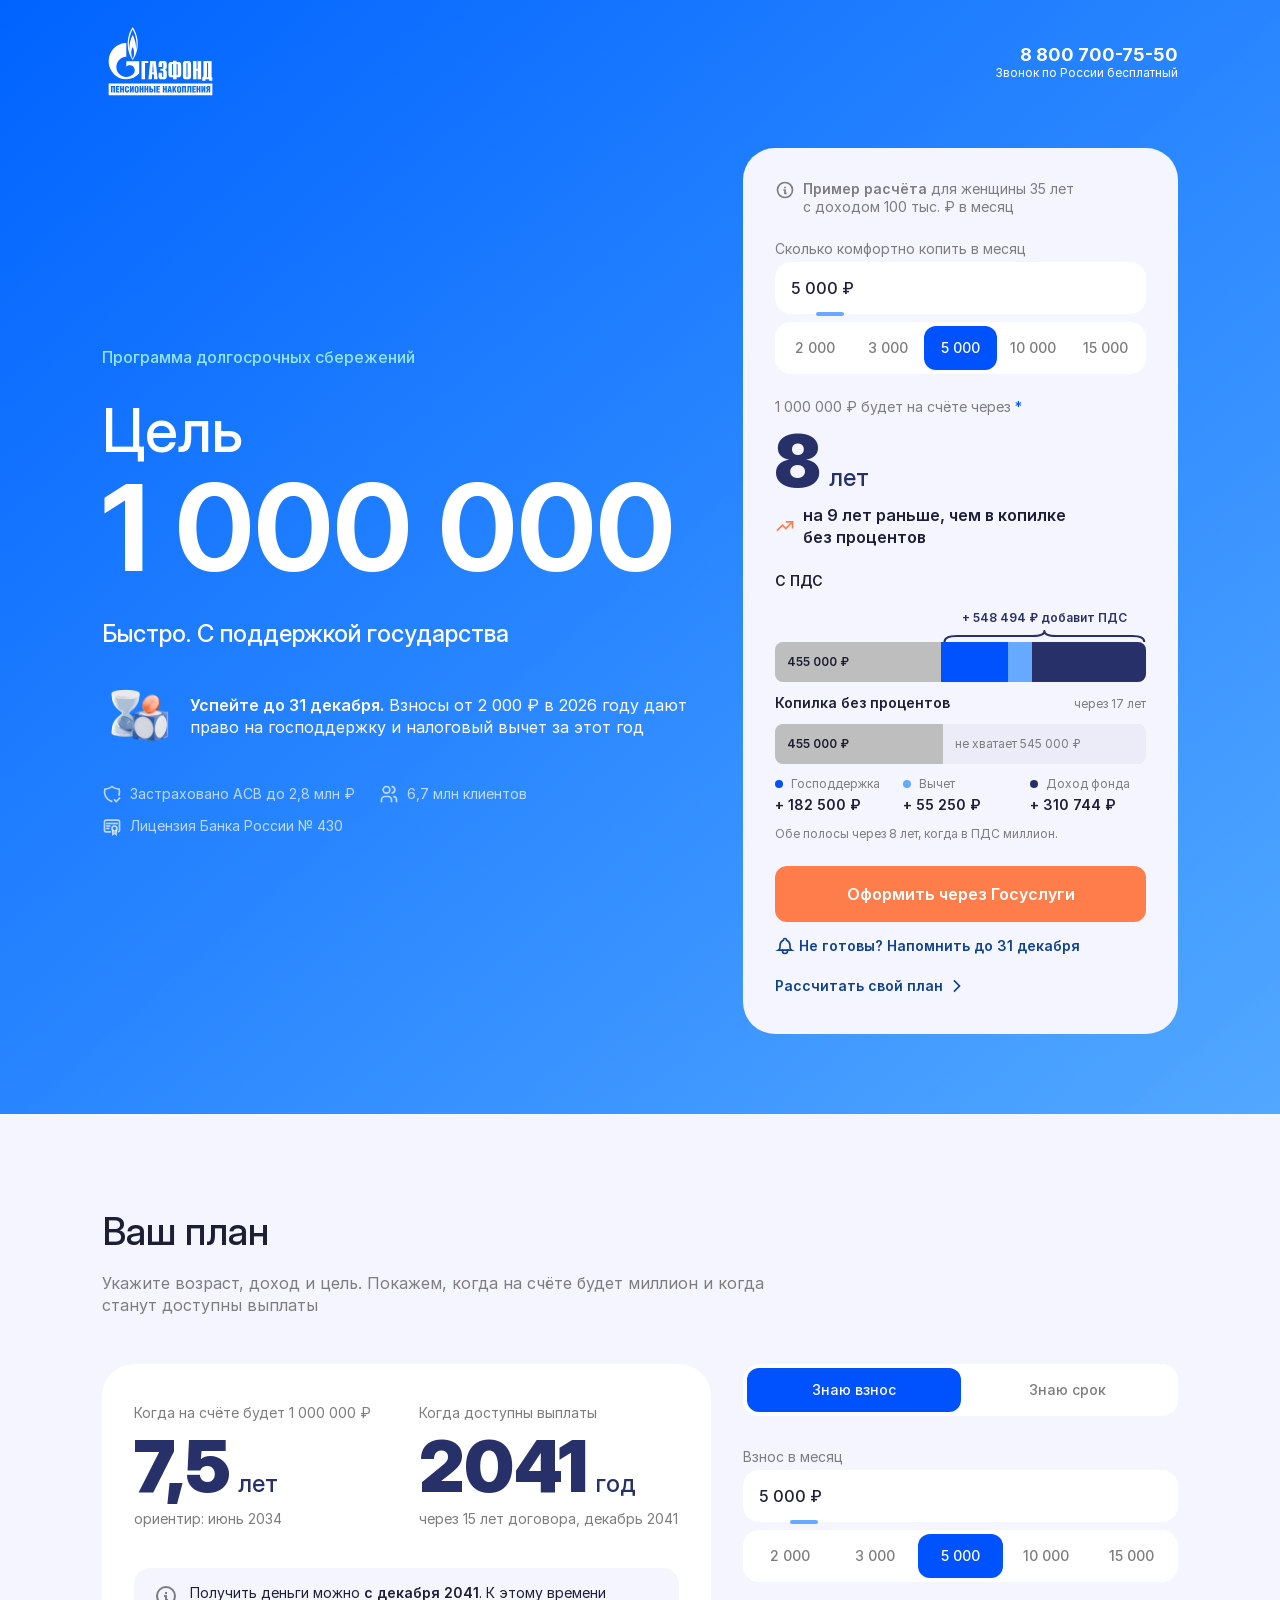
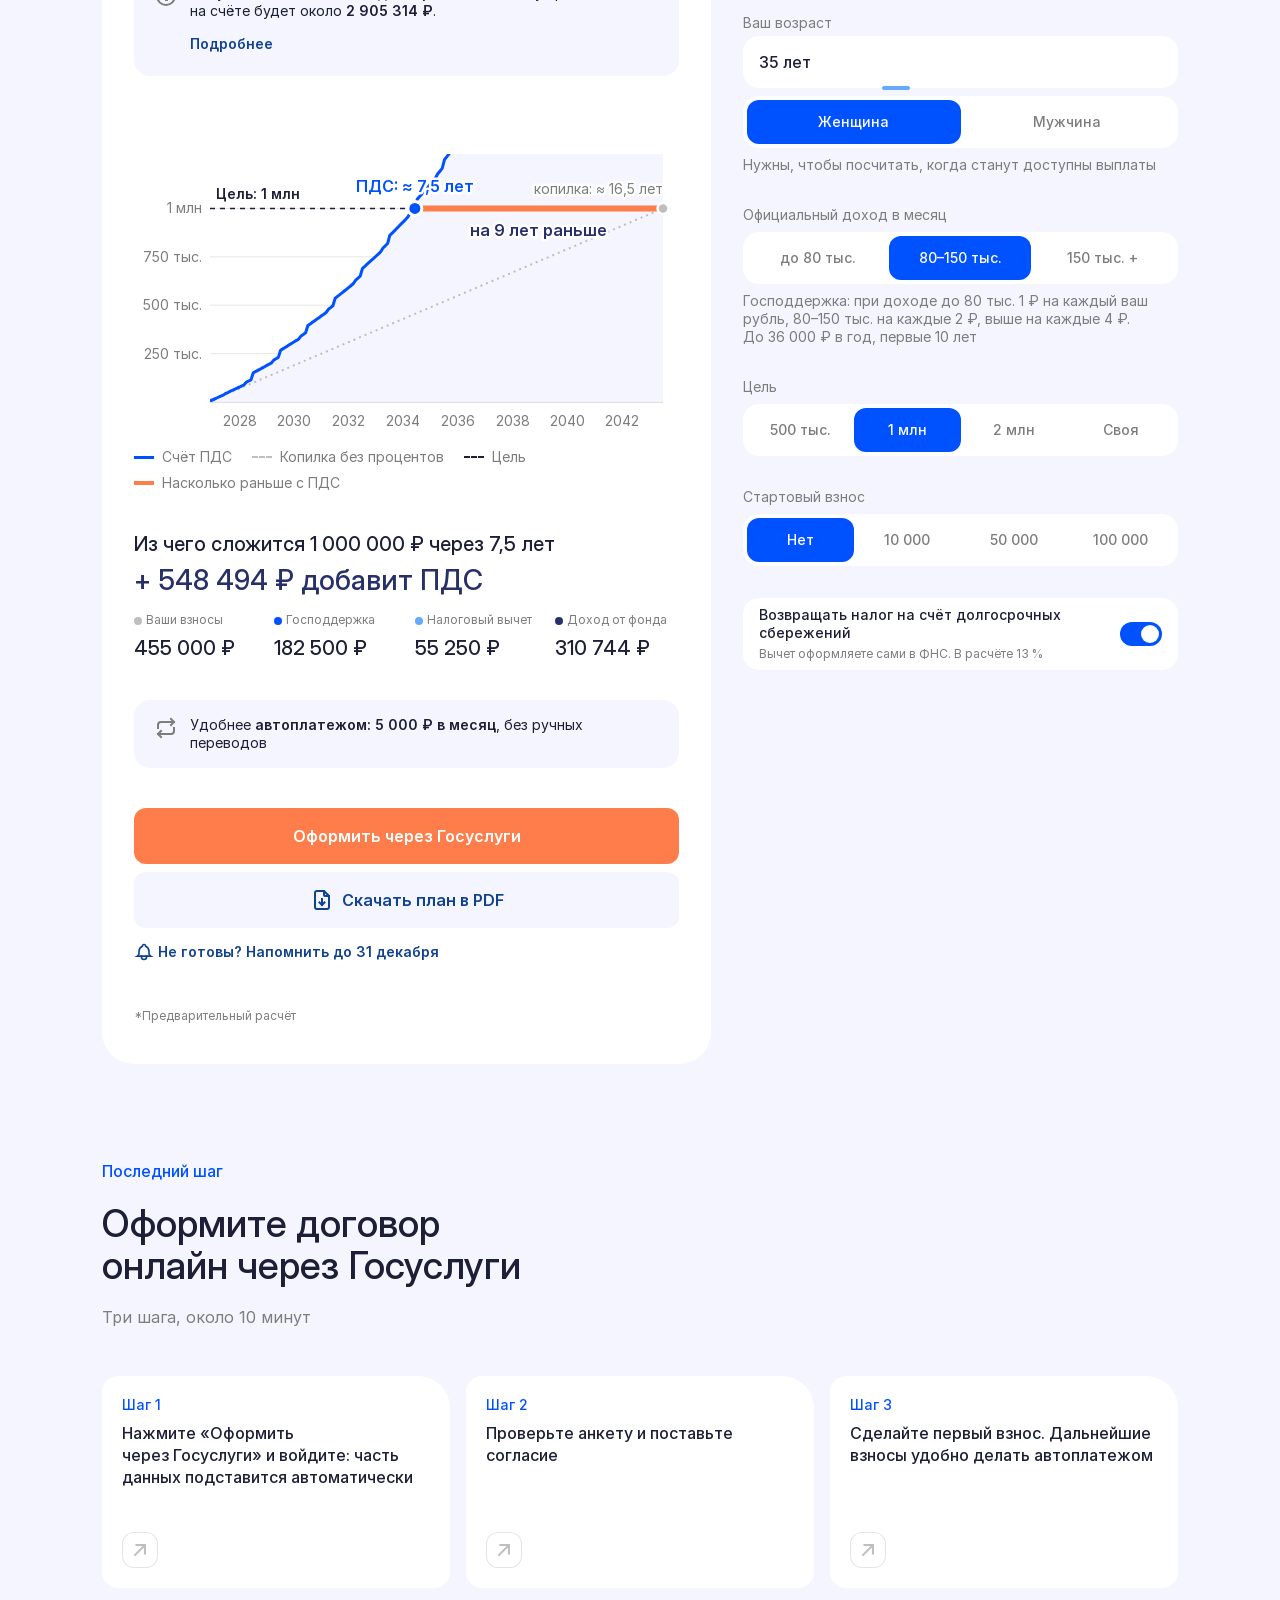
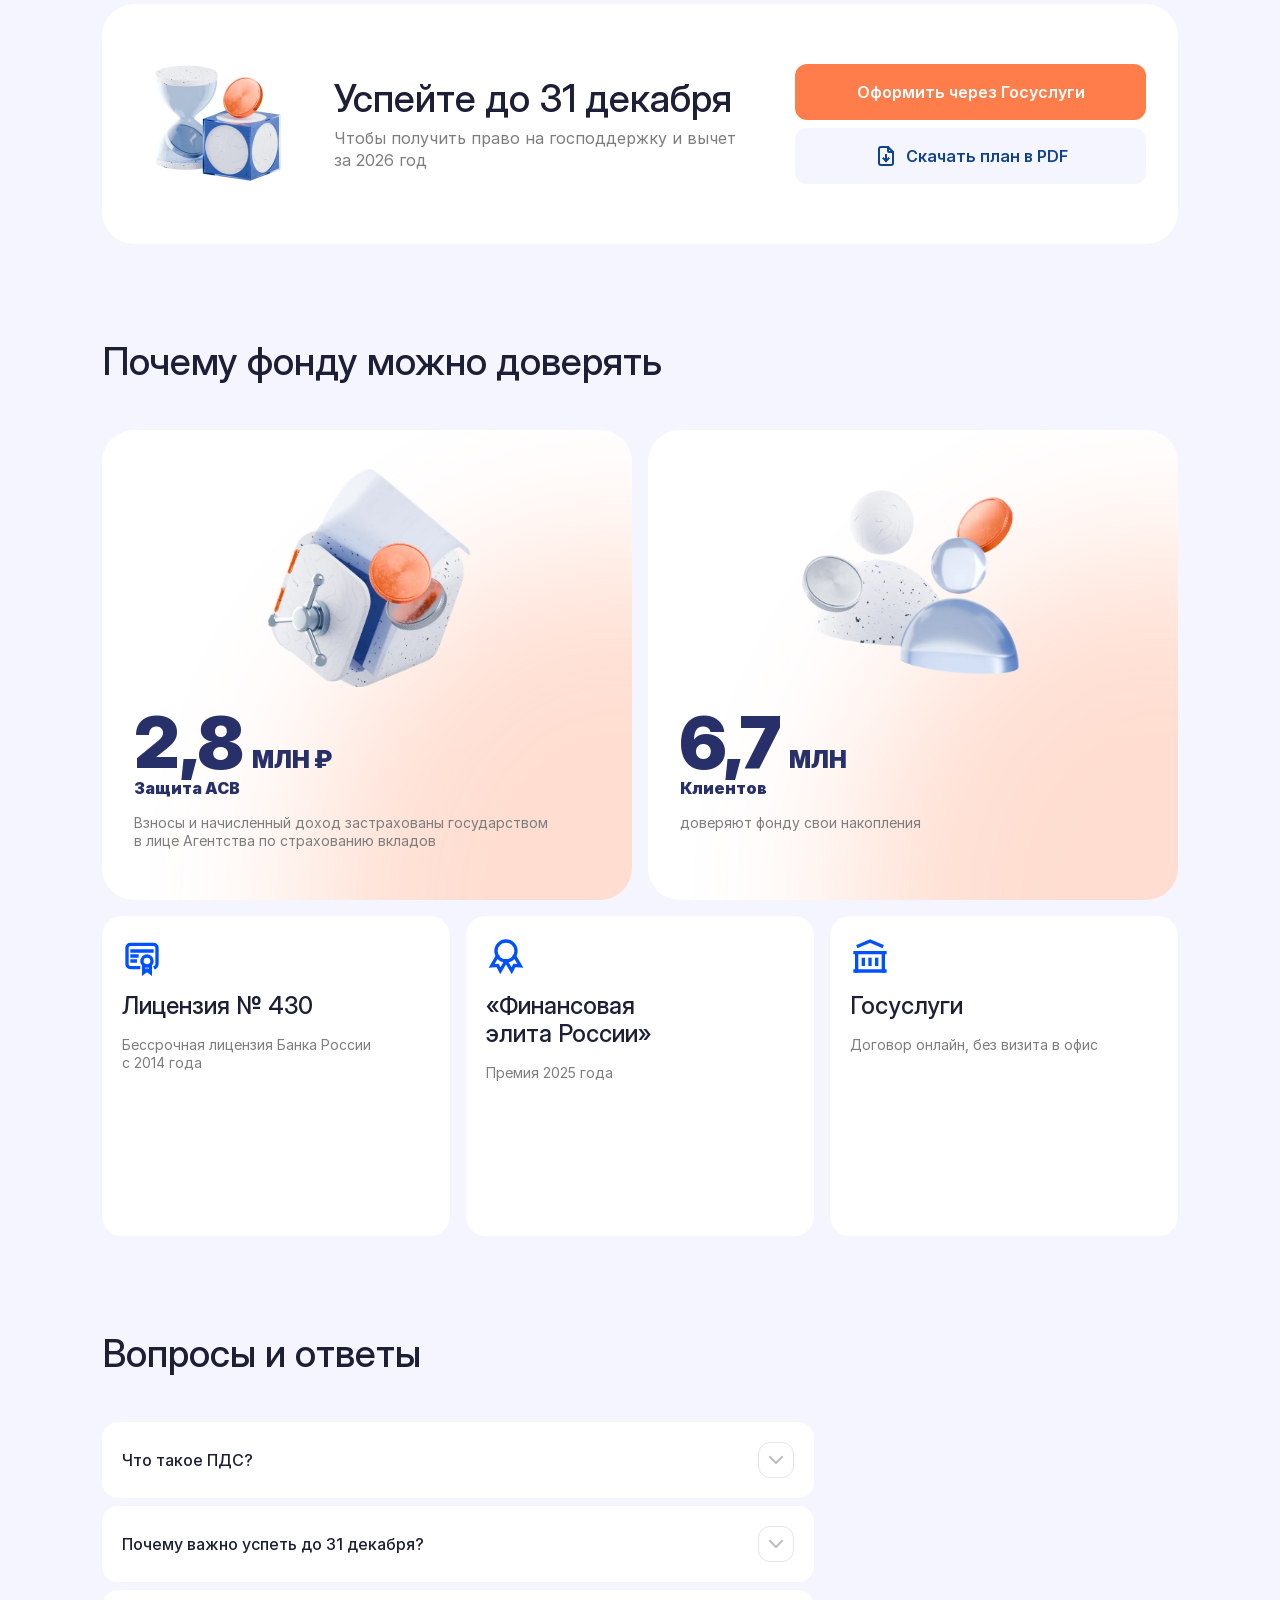
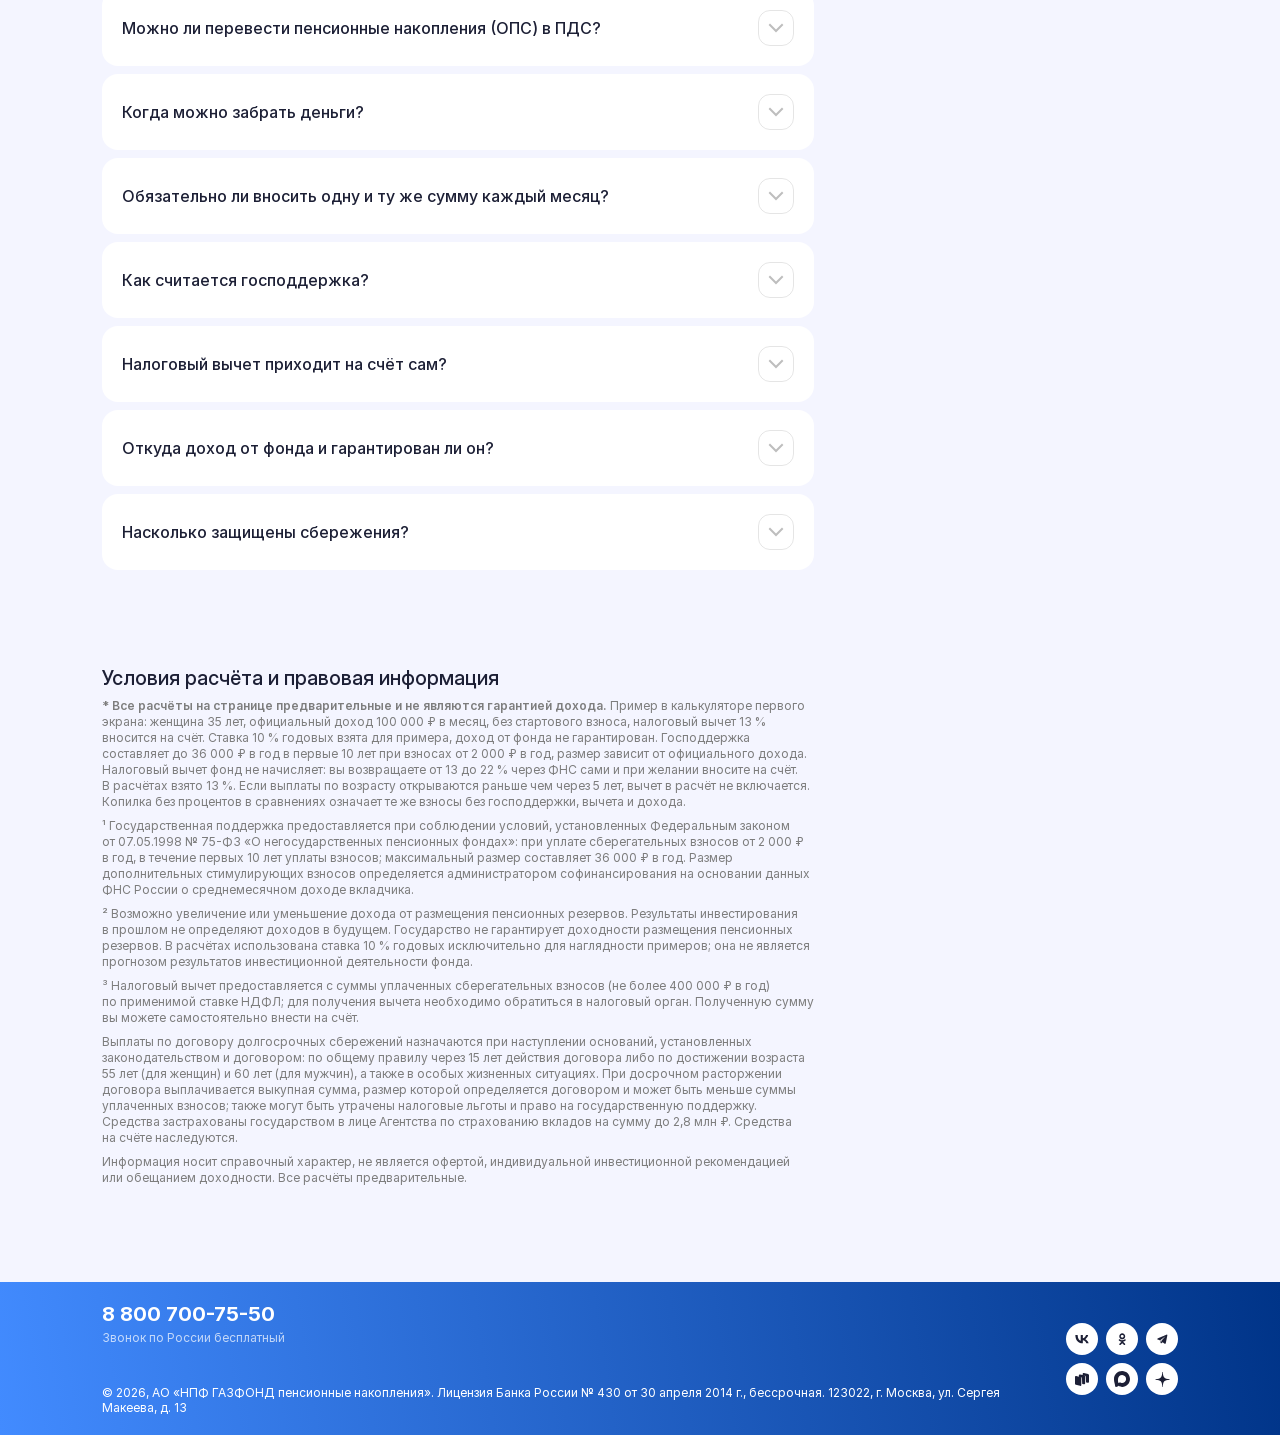
<file: v14/index.html>
<!doctype html>
<html lang="ru">
<head>
<meta charset="utf-8">
<meta name="viewport" content="width=device-width, initial-scale=1, viewport-fit=cover">
<title>Цель миллион · Программа долгосрочных сбережений · ГАЗФОНД пенсионные накопления</title>
<meta name="description" content="Копите в комфортном темпе. Государство может добавить до 36 000 ₽ в год, налоговый вычет вернёт от 13 до 22 % от взносов, фонд начисляет инвестиционный доход. Посчитайте свой план и оформите договор через Госуслуги.">
<link rel="icon" href="kit/assets/logo/favicon.svg">
<link rel="apple-touch-icon" href="img/apple-touch-icon.png">
<!-- Превью ссылки. После публикации проверьте полный адрес страницы -->
<meta property="og:type" content="website">
<meta property="og:locale" content="ru_RU">
<meta property="og:site_name" content="ГАЗФОНД пенсионные накопления">
<meta property="og:title" content="Цель миллион · программа долгосрочных сбережений">
<meta property="og:description" content="Копите в комфортном темпе. Государство может добавить до 36 000 ₽ в год, налоговый вычет вернёт от 13 до 22 % от взносов, фонд начисляет инвестиционный доход. Посчитайте свой план и оформите договор через Госуслуги.">
<meta property="og:url" content="https://million.gazfond-pn.com/v14/">
<meta property="og:image" content="https://million.gazfond-pn.com/v14/media/og-image.jpg">
<meta property="og:image:width" content="1200">
<meta property="og:image:height" content="630">
<meta name="twitter:card" content="summary_large_image">
<meta name="twitter:image" content="https://million.gazfond-pn.com/v14/media/og-image.jpg">
<!-- Яндекс Метрика: вставьте сюда код счётчика и укажите его номер в METRIKA_ID внизу страницы -->
<link rel="stylesheet" href="kit/gazfond.css">
<style>
/* «Клей» v14. Всё — токены и классы kit/gazfond.css. Отступления от кита собраны в ИЗМЕНЕНИЯ-v14.md, раздел «Отступления».
   Иерархия: синий — бренд (герой, подвал, ссылки), оранжевый — действие (только «Оформить через Госуслуги»),
   тёмно-синие крупные цифры — результат (роль цвета dark-blue в ките: «крупные цифры Cards/Main»). */
[hidden][hidden] { display: none; }

/* Поправки к киту до его обновления: сетка героя на мобайле, жирность 600, порядок .gf-medium/.gf-semibold */
.gf-hero__grid > * { min-width: 0; }
b, strong { font-weight: 600; }
.gf-medium.gf-medium { font-weight: 500; }
.gf-semibold.gf-semibold { font-weight: 600; }

/* ── Типографика для аудитории старшего возраста (EDITORIAL: основной текст не мельче 16/22) ──
   Кегли только из шкалы кита. Отступления: поля 16 вместо 14 (иначе iPhone увеличивает страницу при нажатии),
   кнопки lg 16 вместо 12/14, подписи полей 14 вместо 12, единица у крупной цифры строчными. */
.gf-calc__value, .gf-input__control { font: 500 16px/22px var(--gf-font); }
.gf-calc__label { font: var(--gf-type-body); }
.gf-btn--lg { font: 600 16px/22px var(--gf-font); }
@media (max-width: 767.98px) { .gf-btn--lg { height: 52px; font: 600 16px/22px var(--gf-font); } }
.m-field .gf-caption, .m-stat .gf-caption, .m-trust, .m-legend { font: var(--gf-type-body); }
.gf-faq__q { font: 500 16px/22px var(--gf-font); }
.gf-faq__a { font: var(--gf-type-body-big); }
@media (max-width: 767.98px) { .gf-card--instruction .gf-card__title { font: 500 16px/22px var(--gf-font); } }
.m-key .gf-calc__label, #mxJarT, #mxCap { font: var(--gf-type-caption-1); }
.m-stat .gf-card__stat-unit { font: var(--gf-type-title-2); text-transform: none; }
@media (max-width: 767.98px) { .m-title > span:first-child { font: var(--gf-type-headline-2); } }

/* Воздух: между блоками 96 (мобайл 64), под заголовком секции 48 (мобайл 32) */
.gf-main { gap: var(--gf-space-2400); padding-bottom: var(--gf-space-2400); }
.gf-hero + .gf-main { padding-top: var(--gf-space-2400); }
.gf-section__head { gap: var(--gf-space-500); margin-bottom: var(--gf-space-1200); }
@media (max-width: 767.98px) {
  .gf-main { gap: var(--gf-space-1600); padding-bottom: var(--gf-space-1600); }
  .gf-hero + .gf-main { padding-top: var(--gf-space-1600); }
  .gf-section__head { margin-bottom: var(--gf-space-800); }
}

/* ── Первый экран ── */
.m-title { display: flex; flex-direction: column; gap: var(--gf-space-200); }
.m-mega { font: var(--gf-type-number-xl); white-space: nowrap; }
@media (max-width: 1139.98px) { .m-mega { font: var(--gf-type-number-l); } }
@media (max-width: 767.98px) { .m-mega { font: 700 60px/60px var(--gf-font-display); } }
.m-hero-body { gap: var(--gf-space-800); }
.m-deadline { display: flex; align-items: center; gap: var(--gf-space-400); }
.m-deadline img { flex: none; width: 72px; height: 72px; }
.m-trust { display: flex; flex-wrap: wrap; gap: var(--gf-space-300) var(--gf-space-600); margin: 0; padding: 0; list-style: none; }
.m-trust li { display: flex; align-items: center; gap: var(--gf-space-200); }
.m-hcalc { gap: var(--gf-space-600); color: var(--gf-color-dark); }
@media (min-width: 768px) { .m-hcalc { padding: var(--gf-space-800); } }
.m-row { display: flex; align-items: flex-start; gap: var(--gf-space-200); }

/* ── Результат: крупная цифра Cards/Main ── */
.m-stat { display: flex; flex-direction: column; gap: var(--gf-space-200); }
.m-stat .gf-card__stat { flex-wrap: wrap; row-gap: 0; }
.m-win { display: flex; align-items: center; gap: var(--gf-space-200); }
.m-win svg { flex: none; color: var(--gf-color-orange); }

/* ── Диаграмма «что добавит ПДС»: ваши деньги серые, добавка ПДС — цветная ── */
.m-mx { display: flex; flex-direction: column; gap: var(--gf-space-300); }
.m-mx-lab { display: flex; justify-content: space-between; align-items: baseline; gap: var(--gf-space-200); }
.m-mx-track { position: relative; }
.m-mx-track--brace { padding-top: var(--gf-space-1000); }
.m-brace { position: absolute; top: 0; height: var(--gf-space-1000); display: flex; flex-direction: column; justify-content: flex-end; align-items: center; gap: var(--gf-space-100); color: var(--gf-color-dark-blue); white-space: nowrap; }
.m-brace svg { display: block; width: 100%; height: 12px; }
.m-bar { display: flex; height: 40px; border-radius: var(--gf-radius-micro); overflow: hidden; background: var(--gf-fill-3); }
.m-bar > i { display: flex; align-items: center; height: 100%; padding: 0 var(--gf-space-300); overflow: hidden; white-space: nowrap; font-style: normal; }
.m-c-you, .m-c-jar { background: var(--gf-color-gray-2); color: var(--gf-color-dark); }
.m-c-gov { background: var(--gf-color-blue-primary); }
.m-c-tax { background: var(--gf-color-blue-tertiary); }
.m-c-fund { background: var(--gf-color-dark-blue); }
.m-c-gap { color: var(--gf-color-gray-1); }
.m-key { display: grid; grid-template-columns: repeat(3, minmax(0, 1fr)); gap: var(--gf-space-300); }
.m-key > div { display: flex; flex-direction: column; gap: var(--gf-space-100); }
.m-dot { display: inline-block; flex: none; width: 8px; height: 8px; margin-right: var(--gf-space-100); border-radius: 50%; vertical-align: middle; }

/* ── Ваш план: на компьютере результат слева, параметры справа; на телефоне — два экрана, листаются ── */
.m-clip { position: relative; }
.m-track { display: grid; grid-template-columns: minmax(0, 7fr) minmax(0, 5fr); gap: var(--gf-space-800); align-items: start; }
.m-params { grid-column: 2; grid-row: 1; }
.m-result { grid-column: 1; grid-row: 1; }
.m-only-stacked { display: none; }
@media (min-width: 1140px) { .m-params, .m-result { position: sticky; top: var(--st, 24px); } }
@media (max-width: 1139.98px) {
  .m-clip { overflow: hidden; margin-inline: calc(-1 * var(--gf-page-padding)); padding-inline: var(--gf-page-padding); }
  .m-track { display: flex; align-items: flex-start; gap: calc(2 * var(--gf-page-padding)); }
  .m-track > * { flex: 0 0 100%; min-width: 0; }
  .m-only-stacked { display: inline-flex; }
}
.m-result { gap: var(--gf-space-1000); }
@media (max-width: 767.98px) { .m-result { gap: var(--gf-space-800); } }
.m-stats { display: grid; grid-template-columns: repeat(2, minmax(0, 1fr)); gap: var(--gf-space-600); }
@media (max-width: 767.98px) { .m-stats { grid-template-columns: minmax(0, 1fr); } }
.m-note { display: flex; align-items: flex-start; gap: var(--gf-space-300); padding: var(--gf-space-400) var(--gf-space-500); border-radius: var(--gf-radius-small); }
.m-note > svg { color: var(--gf-color-gray-1); }
.m-chart { position: relative; touch-action: pan-y; }
.m-chart svg { width: 100%; height: auto; font-family: var(--gf-font); }
.m-chart .gf-callout { position: absolute; z-index: 2; pointer-events: none; }
.m-legend { display: flex; flex-wrap: wrap; gap: var(--gf-space-200) var(--gf-space-500); margin: var(--gf-space-300) 0 0; padding: 0; list-style: none; }
.m-legend li { display: inline-flex; align-items: center; gap: var(--gf-space-200); }
.m-legend i { display: inline-block; width: 20px; height: 0; }
.m-sw-pds { border-top: 3px solid var(--gf-color-blue-primary); }
.m-sw-jar { border-top: 2px dashed var(--gf-color-gray-2); }
.m-sw-goal { border-top: 2px dashed var(--gf-color-dark); }
.m-sw-gap { border-top: 4px solid var(--gf-color-orange); }
.m-bd { display: grid; grid-template-columns: repeat(4, minmax(0, 1fr)); gap: var(--gf-space-400); }
@media (max-width: 1139.98px) { .m-bd { grid-template-columns: repeat(2, minmax(0, 1fr)); } }
.m-params { gap: var(--gf-space-800); }
.m-field { display: flex; flex-direction: column; gap: var(--gf-space-200); }
/* пять сумм помещаются в строку и на телефоне, без прокрутки переключателя */
@media (max-width: 767.98px) { .m-fit { overflow: visible; } .m-fit .gf-segmented__item { flex: 1 1 0; min-width: 0; padding: 0 var(--gf-space-100); } }

/* ── Последний шаг: белая панель с крупной 3D, оранжевая кнопка ── */
.m-go { display: grid; grid-template-columns: auto minmax(0, 6fr) minmax(0, 5fr); gap: var(--gf-space-1000); align-items: center; margin-top: var(--gf-gutter); }
.m-go img { width: 160px; height: 160px; }
@media (max-width: 1139.98px) { .m-go { grid-template-columns: auto minmax(0, 1fr); } .m-go > :last-child { grid-column: 1 / -1; } }
@media (max-width: 767.98px) { .m-go { grid-template-columns: minmax(0, 1fr); gap: var(--gf-space-600); } .m-go img { width: 120px; height: 120px; } }

/* ── Кнопка внизу экрана на телефоне ── */
.m-mbar { display: none; position: fixed; left: 0; right: 0; bottom: 0; z-index: 30; padding: var(--gf-space-300) var(--gf-space-400) calc(var(--gf-space-300) + env(safe-area-inset-bottom)); background: var(--gf-bg-page); }
@media (max-width: 767.98px) { .m-mbar { display: block; visibility: hidden; } .m-mbar.is-shown { visibility: visible; } }

/* ── Меню календарей, сообщения ── */
.m-cm { position: fixed; inset: 0; z-index: 40; }
.m-cm-scrim { position: absolute; inset: 0; }
.m-cm .gf-menu { position: fixed; top: auto; bottom: auto; width: 320px; min-width: 0; box-shadow: var(--gf-shadow-popover); }
.m-cm-head { display: flex; flex-direction: column; gap: var(--gf-space-100); padding: var(--gf-space-400) var(--gf-space-500) var(--gf-space-200); }
.m-cm .gf-menu__item { flex-direction: column; align-items: flex-start; gap: var(--gf-space-50); }
@media (max-width: 767.98px) { .m-cm .gf-menu { left: var(--gf-space-400); right: var(--gf-space-400); bottom: var(--gf-space-400); width: auto; } }
.m-toast { position: fixed; z-index: 50; }
.m-pop { position: fixed; left: var(--gf-space-400); bottom: var(--gf-space-400); z-index: 35; }

/* ── Слой движения (отступление от кита №3). Включается классом m-motion на <html>, только если посетитель
      не просил уменьшить движение. Выключить целиком: MOTION = false в начале скрипта. ── */
.gf-segmented { position: relative; isolation: isolate; }
.m-thumb { display: none; }
.m-motion .m-thumb { display: block; position: absolute; z-index: 0; top: var(--gf-space-100); bottom: var(--gf-space-100); left: 0; width: 0; border-radius: var(--gf-radius-small-2); background: var(--gf-color-blue-primary); pointer-events: none; }
.m-motion .gf-segmented__item { position: relative; z-index: 1; transition: color .15s ease; }
.m-motion .gf-segmented__item.is-active { background: transparent; }
.m-motion .gf-btn, .m-motion .gf-segmented__item { transition: background-color .15s ease, color .15s ease, transform .12s ease; }
.m-motion .gf-btn:active, .m-motion .gf-segmented__item:active { transform: scale(.97); }
.m-motion .m-bar > i { transition: width .5s cubic-bezier(.22, 1, .36, 1); }
.m-motion .m-brace { transition: left .5s cubic-bezier(.22, 1, .36, 1), width .5s cubic-bezier(.22, 1, .36, 1); }
.m-motion .gf-faq { overflow: hidden; }
</style>
</head>
<body>
<div class="gf-page">

<!-- ═══ Первый экран: синий герой кита. Главное — огромная цифра цели и калькулятор с крупным результатом ═══ -->
<section class="gf-hero gf-on-accent" id="hero">
  <div class="gf-container">
    <header class="gf-header">
      <a class="gf-header__logo" href="https://gazfond-pn.ru/" target="_blank" rel="noopener" data-goal="site_link"><img src="kit/assets/logo/gf-logo-white.svg" alt="ГАЗФОНД пенсионные накопления" width="117" height="76"></a>
      <div class="gf-header__contacts">
        <a class="gf-header__phone" href="tel:88007007550" data-goal="call" data-pos="header">8 800 700-75-50</a>
        <span class="gf-header__hint">Звонок по&nbsp;России бесплатный</span>
      </div>
    </header>
    <div class="gf-hero__grid">
      <div class="gf-hero__body m-hero-body">
        <span class="gf-overline gf-overline--big">Программа долгосрочных сбережений</span>
        <h1 class="gf-hero__title m-title"><span>Цель</span><span class="m-mega">1&nbsp;000&nbsp;000</span></h1>
        <p class="gf-h4">Быстро. С&nbsp;поддержкой государства</p>
        <div class="m-deadline">
          <img src="kit/assets/3d/primary/hourglass.webp" alt="" width="72" height="72">
          <p class="gf-lead"><b>Успейте до&nbsp;31&nbsp;декабря.</b> Взносы от&nbsp;2&nbsp;000&nbsp;₽ в&nbsp;<span class="yr">2026</span>&nbsp;году дают право на&nbsp;господдержку и&nbsp;налоговый вычет за&nbsp;этот год</p>
        </div>
        <ul class="m-trust gf-caption">
          <li><svg class="gf-icon gf-icon--20" aria-hidden="true" xmlns="http://www.w3.org/2000/svg" width="24" height="24" viewBox="0 0 24 24" fill="none" stroke="currentColor" stroke-width="2" stroke-linecap="square" stroke-linejoin="miter"><path stroke="none" d="M0 0h24v24H0z" fill="none" /><path d="M11.46 20.846a12 12 0 0 1 -7.96 -14.846a12 12 0 0 0 8.5 -3a12 12 0 0 0 8.5 3a12 12 0 0 1 -.09 7.06" /><path d="M15 19l2 2l4 -4" /></svg>Застраховано АСВ до&nbsp;2,8&nbsp;млн&nbsp;₽</li>
          <li><svg class="gf-icon gf-icon--20" aria-hidden="true" xmlns="http://www.w3.org/2000/svg" width="24" height="24" viewBox="0 0 24 24" fill="none" stroke="currentColor" stroke-width="2" stroke-linecap="square" stroke-linejoin="miter"><path stroke="none" d="M0 0h24v24H0z" fill="none" /><path d="M5 7a4 4 0 1 0 8 0a4 4 0 1 0 -8 0" /><path d="M3 21v-2a4 4 0 0 1 4 -4h4a4 4 0 0 1 4 4v2" /><path d="M16 3.13a4 4 0 0 1 0 7.75" /><path d="M21 21v-2a4 4 0 0 0 -3 -3.85" /></svg>6,7&nbsp;млн клиентов</li>
          <li><svg class="gf-icon gf-icon--20" aria-hidden="true" xmlns="http://www.w3.org/2000/svg" width="24" height="24" viewBox="0 0 24 24" fill="none" stroke="currentColor" stroke-width="2" stroke-linecap="square" stroke-linejoin="miter"><path stroke="none" d="M0 0h24v24H0z" fill="none" /><path d="M12 15a3 3 0 1 0 6 0a3 3 0 1 0 -6 0" /><path d="M13 17.5v4.5l2 -1.5l2 1.5v-4.5" /><path d="M10 19h-5a2 2 0 0 1 -2 -2v-10c0 -1.1 .9 -2 2 -2h14a2 2 0 0 1 2 2v10a2 2 0 0 1 -1 1.73" /><path d="M6 9l12 0" /><path d="M6 12l3 0" /><path d="M6 15l2 0" /></svg>Лицензия Банка России №&nbsp;430</li>
          <li data-proof hidden><svg class="gf-icon gf-icon--20" aria-hidden="true" xmlns="http://www.w3.org/2000/svg" width="24" height="24" viewBox="0 0 24 24" fill="none" stroke="currentColor" stroke-width="2" stroke-linecap="square" stroke-linejoin="miter"><path stroke="none" d="M0 0h24v24H0z" fill="none" /><path d="M4 5a2 2 0 0 1 2 -2h12a2 2 0 0 1 2 2v14a2 2 0 0 1 -2 2h-12a2 2 0 0 1 -2 -2l0 -14" /><path d="M8 8a1 1 0 0 1 1 -1h6a1 1 0 0 1 1 1v1a1 1 0 0 1 -1 1h-6a1 1 0 0 1 -1 -1l0 -1" /><path d="M8 14l0 .01" /><path d="M12 14l0 .01" /><path d="M16 14l0 .01" /><path d="M8 17l0 .01" /><path d="M12 17l0 .01" /><path d="M16 17l0 .01" /></svg><span data-proof-text></span></li>
        </ul>
      </div>

      <div class="gf-panel gf-bg-page gf-stack m-hcalc" id="hcalc">
        <p class="gf-card__text m-row"><svg class="gf-icon gf-icon--20" aria-hidden="true" xmlns="http://www.w3.org/2000/svg" width="24" height="24" viewBox="0 0 24 24" fill="none" stroke="currentColor" stroke-width="2" stroke-linecap="square" stroke-linejoin="miter"><path stroke="none" d="M0 0h24v24H0z" fill="none" /><path d="M3 12a9 9 0 1 0 18 0a9 9 0 0 0 -18 0" /><path d="M12 9h.01" /><path d="M11 12h1v4h1" /></svg><span><b>Пример расчёта</b> для&nbsp;женщины 35&nbsp;лет с&nbsp;доходом 100&nbsp;тыс.&nbsp;₽ в&nbsp;месяц</span></p>
        <div class="m-field">
          <div class="gf-calc">
            <label class="gf-calc__label" for="hOwn">Сколько комфортно копить в&nbsp;месяц</label>
            <span class="gf-calc__field">
              <input class="gf-calc__value" id="hOwn" type="text" inputmode="numeric" autocomplete="off" value="5 000 ₽" aria-label="Взнос в месяц, рублей">
              <input class="gf-calc__range" type="range" id="hMonthly" min="1000" max="50000" step="500" value="5000" aria-label="Взнос в месяц, ползунок">
            </span>
          </div>
          <div class="gf-segmented m-fit" id="hPresets" role="group" aria-label="Быстрый выбор взноса">
            <button class="gf-segmented__item" type="button" data-v="2000" aria-pressed="false">2&nbsp;000</button>
            <button class="gf-segmented__item" type="button" data-v="3000" aria-pressed="false">3&nbsp;000</button>
            <button class="gf-segmented__item is-active" type="button" data-v="5000" aria-pressed="true">5&nbsp;000</button>
            <button class="gf-segmented__item" type="button" data-v="10000" aria-pressed="false">10&nbsp;000</button>
            <button class="gf-segmented__item" type="button" data-v="15000" aria-pressed="false">15&nbsp;000</button>
          </div>
        </div>
        <div class="m-stat" aria-live="polite">
          <span class="gf-calc__label">1&nbsp;000&nbsp;000&nbsp;₽ будет на&nbsp;счёте через<a class="gf-c-accent" href="#legal" aria-label="Условия расчёта">*</a></span>
          <div class="gf-card__stat"><span class="gf-card__stat-num" id="hNum">8</span><span class="gf-card__stat-unit" id="hUnit">лет</span></div>
          <p class="gf-lead gf-semibold m-win"><svg class="gf-icon gf-icon--20" aria-hidden="true" xmlns="http://www.w3.org/2000/svg" width="24" height="24" viewBox="0 0 24 24" fill="none" stroke="currentColor" stroke-width="2" stroke-linecap="square" stroke-linejoin="miter"><path stroke="none" d="M0 0h24v24H0z" fill="none" /><path d="M3 17l6 -6l4 4l8 -8" /><path d="M14 7l7 0l0 7" /></svg><span id="hPlus">на&nbsp;9&nbsp;лет раньше, чем в&nbsp;копилке без&nbsp;процентов</span></p>
        </div>
        <!-- ваши взносы серым + скобка над тем, что добавляет ПДС; ниже та же сумма в копилке без процентов -->
        <div class="m-mx" id="mx">
          <div class="m-mx-lab"><span class="gf-text gf-semibold">С&nbsp;ПДС</span></div>
          <div class="m-mx-track m-mx-track--brace">
            <div class="m-brace" id="mxBrace" aria-hidden="true"><span class="gf-caption-1 gf-semibold" id="mxBraceT">+ 554&nbsp;986&nbsp;₽ добавит ПДС</span><svg id="mxBraceS" preserveAspectRatio="none"><path id="mxBraceP" fill="none" stroke="currentColor" stroke-width="2" stroke-linecap="round" stroke-linejoin="round"/></svg></div>
            <div class="m-bar"><i class="m-c-you" id="mxYou"><span class="gf-caption-1 gf-semibold" id="mxYouV">455&nbsp;000&nbsp;₽</span></i><i class="m-c-gov" id="mxGov"></i><i class="m-c-tax" id="mxTax"></i><i class="m-c-fund" id="mxFund"></i></div>
          </div>
          <div class="m-mx-lab"><span class="gf-text gf-semibold">Копилка без&nbsp;процентов</span><span class="gf-calc__label" id="mxJarT">через 17&nbsp;лет</span></div>
          <div class="m-mx-track">
            <div class="m-bar"><i class="m-c-jar" id="mxJar"><span class="gf-caption-1 gf-semibold" id="mxJarV">455&nbsp;000&nbsp;₽</span></i><i class="m-c-gap" id="mxGap"><span class="gf-caption-1" id="mxGapT">не&nbsp;хватает 545&nbsp;000&nbsp;₽</span></i></div>
          </div>
          <div class="m-key">
            <div><span class="gf-calc__label"><span class="m-dot m-c-gov"></span>Господдержка</span><b class="gf-text gf-semibold" id="mkGov">+ 187&nbsp;500&nbsp;₽</b></div>
            <div><span class="gf-calc__label"><span class="m-dot m-c-tax"></span>Вычет</span><b class="gf-text gf-semibold" id="mkTax">+ 56&nbsp;550&nbsp;₽</b></div>
            <div><span class="gf-calc__label"><span class="m-dot m-c-fund"></span>Доход фонда</span><b class="gf-text gf-semibold" id="mkInc">+ 310&nbsp;936&nbsp;₽</b></div>
          </div>
          <p class="gf-calc__label" id="mxCap">Обе полосы через 8&nbsp;лет, когда в&nbsp;ПДС миллион.</p>
        </div>
        <div class="gf-stack gf-stack--8">
          <a class="gf-btn gf-btn--orange gf-btn--lg gf-btn--block" id="heroCta" href="https://contract-pds.gazfond-pn.ru/?u=nakopimillion&amp;utm_source=landing_million&amp;utm_medium=hero&amp;utm_campaign=pds_million_v14" target="_blank" rel="noopener" data-goal="cta_contract" data-pos="hero">Оформить через Госуслуги</a>
          <div class="gf-btn-row">
            <button class="gf-btn gf-btn--tertiary" type="button" data-remind data-pos="hero"><svg class="gf-icon" aria-hidden="true" xmlns="http://www.w3.org/2000/svg" width="24" height="24" viewBox="0 0 24 24" fill="none" stroke="currentColor" stroke-width="2" stroke-linecap="square" stroke-linejoin="miter"><path stroke="none" d="M0 0h24v24H0z" fill="none" /><path d="M10 5a2 2 0 1 1 4 0a7 7 0 0 1 4 6v3a4 4 0 0 0 2 3h-16a4 4 0 0 0 2 -3v-3a7 7 0 0 1 4 -6" /><path d="M9 17v1a3 3 0 0 0 6 0v-1" /></svg>Не&nbsp;готовы? Напомнить до&nbsp;31&nbsp;декабря</button>
          </div>
          <div class="gf-btn-row"><a class="gf-btn gf-btn--tertiary" href="#calc" data-goal="calc_detail_open" data-pos="hero">Рассчитать свой план <svg class="gf-icon" xmlns="http://www.w3.org/2000/svg" width="24" height="24" viewBox="0 0 24 24" fill="currentColor" aria-hidden="true"><path d="M7.58594 6L13.5859 12L7.58594 18L9 19.4141L16.4141 12L9 4.58594L7.58594 6Z"/></svg></a></div>
        </div>
      </div>
    </div>
  </div>
</section>

<main class="gf-main">

  <!-- ═══ Ваш план ═══ -->
  <section class="gf-section gf-container" id="calc" aria-labelledby="calcH">
    <div class="gf-section__head">
      <h2 class="gf-h2" id="calcH">Ваш план</h2>
      <p class="gf-lead gf-c-secondary">Укажите возраст, доход и&nbsp;цель. Покажем, когда на&nbsp;счёте будет миллион и&nbsp;когда станут доступны выплаты</p>
    </div>
    <div class="m-clip" id="calcClip">
     <div class="m-track" id="calcTrack">
      <div class="m-params gf-stack" id="pParams">
        <div class="gf-segmented" id="modeSeg" role="group" aria-label="Что считаем">
          <button class="gf-segmented__item is-active" type="button" data-mode="monthly" aria-pressed="true">Знаю взнос</button>
          <button class="gf-segmented__item" type="button" data-mode="term" aria-pressed="false">Знаю срок</button>
        </div>
        <div class="m-field" id="fieldMonthly">
          <div class="gf-calc">
            <label class="gf-calc__label" for="monthlyNum">Взнос в&nbsp;месяц</label>
            <span class="gf-calc__field">
              <input class="gf-calc__value" id="monthlyNum" type="text" inputmode="numeric" autocomplete="off" value="5 000 ₽" aria-label="Взнос в месяц, рублей">
              <input class="gf-calc__range" type="range" id="monthly" min="1000" max="50000" step="500" value="5000" aria-label="Взнос в месяц, ползунок">
            </span>
          </div>
          <div class="gf-segmented m-fit" id="presetSeg" role="group" aria-label="Быстрый выбор взноса">
            <button class="gf-segmented__item" type="button" data-v="2000" aria-pressed="false">2&nbsp;000</button>
            <button class="gf-segmented__item" type="button" data-v="3000" aria-pressed="false">3&nbsp;000</button>
            <button class="gf-segmented__item is-active" type="button" data-v="5000" aria-pressed="true">5&nbsp;000</button>
            <button class="gf-segmented__item" type="button" data-v="10000" aria-pressed="false">10&nbsp;000</button>
            <button class="gf-segmented__item" type="button" data-v="15000" aria-pressed="false">15&nbsp;000</button>
          </div>
        </div>
        <div class="m-field" id="fieldTerm" hidden>
          <div class="gf-calc">
            <label class="gf-calc__label" for="years">Хочу накопить за</label>
            <span class="gf-calc__field">
              <output class="gf-calc__value" id="yearsOut" for="years">5&nbsp;лет</output>
              <input class="gf-calc__range" type="range" id="years" min="2" max="15" step="1" value="5" aria-label="Срок накопления, лет">
            </span>
          </div>
          <p class="gf-lead gf-medium" id="needOut">Нужно около 9&nbsp;600&nbsp;₽ в&nbsp;месяц</p>
        </div>
        <div class="m-field">
          <div class="gf-calc">
            <label class="gf-calc__label" for="age">Ваш возраст</label>
            <span class="gf-calc__field">
              <output class="gf-calc__value" id="ageOut" for="age">35&nbsp;лет</output>
              <input class="gf-calc__range" type="range" id="age" min="18" max="70" step="1" value="35" aria-label="Возраст, лет">
            </span>
          </div>
          <div class="gf-segmented" id="sexSeg" role="group" aria-label="Пол">
            <button class="gf-segmented__item is-active" type="button" data-sex="f" aria-pressed="true">Женщина</button>
            <button class="gf-segmented__item" type="button" data-sex="m" aria-pressed="false">Мужчина</button>
          </div>
          <p class="gf-caption">Нужны, чтобы посчитать, когда станут доступны выплаты</p>
        </div>
        <div class="m-field">
          <span class="gf-calc__label">Официальный доход в&nbsp;месяц</span>
          <div class="gf-segmented" id="incomeSeg" role="group" aria-label="Среднемесячный доход">
            <button class="gf-segmented__item" type="button" data-k="1" aria-pressed="false">до&nbsp;80&nbsp;тыс.</button>
            <button class="gf-segmented__item is-active" type="button" data-k="0.5" aria-pressed="true">80–150&nbsp;тыс.</button>
            <button class="gf-segmented__item" type="button" data-k="0.25" aria-pressed="false">150&nbsp;тыс. +</button>
          </div>
          <p class="gf-caption">Господдержка: при&nbsp;доходе до&nbsp;80&nbsp;тыс. 1&nbsp;₽ на&nbsp;каждый ваш рубль, 80–150&nbsp;тыс. на&nbsp;каждые 2&nbsp;₽, выше на&nbsp;каждые 4&nbsp;₽. До&nbsp;36&nbsp;000&nbsp;₽ в&nbsp;год, первые 10&nbsp;лет</p>
        </div>
        <div class="m-field">
          <span class="gf-calc__label">Цель</span>
          <div class="gf-segmented" id="goalSeg" role="group" aria-label="Сумма цели">
            <button class="gf-segmented__item" type="button" data-v="500000" aria-pressed="false">500&nbsp;тыс.</button>
            <button class="gf-segmented__item is-active" type="button" data-v="1000000" aria-pressed="true">1&nbsp;млн</button>
            <button class="gf-segmented__item" type="button" data-v="2000000" aria-pressed="false">2&nbsp;млн</button>
            <button class="gf-segmented__item" type="button" data-v="custom" aria-pressed="false">Своя</button>
          </div>
          <label class="gf-input" id="goalCustom" hidden><input class="gf-input__control" id="goalNum" type="text" inputmode="numeric" autocomplete="off" value="1000000" placeholder="1 000 000"><span class="gf-input__label">Своя цель, ₽</span></label>
        </div>
        <div class="m-field">
          <span class="gf-calc__label">Стартовый взнос</span>
          <div class="gf-segmented m-fit" id="firstSeg" role="group" aria-label="Стартовый взнос">
            <button class="gf-segmented__item is-active" type="button" data-v="0" aria-pressed="true">Нет</button>
            <button class="gf-segmented__item" type="button" data-v="10000" aria-pressed="false">10&nbsp;000</button>
            <button class="gf-segmented__item" type="button" data-v="50000" aria-pressed="false">50&nbsp;000</button>
            <button class="gf-segmented__item" type="button" data-v="100000" aria-pressed="false">100&nbsp;000</button>
          </div>
        </div>
        <label class="gf-field-toggle">
          <span class="gf-field-toggle__text"><span class="gf-field-toggle__label">Возвращать налог на&nbsp;счёт долгосрочных сбережений</span><span class="gf-field-toggle__caption">Вычет оформляете сами в&nbsp;ФНС. В&nbsp;расчёте&nbsp;13&nbsp;%</span></span>
          <input class="gf-switch" type="checkbox" id="reinvest" checked>
        </label>
        <button class="gf-btn gf-btn--primary gf-btn--lg gf-btn--block m-only-stacked" type="button" id="calcGo">Показать результат <svg class="gf-icon" xmlns="http://www.w3.org/2000/svg" width="24" height="24" viewBox="0 0 24 24" fill="currentColor" aria-hidden="true"><path d="M7.58594 6L13.5859 12L7.58594 18L9 19.4141L16.4141 12L9 4.58594L7.58594 6Z"/></svg></button>
      </div>

      <div class="gf-panel m-result gf-stack" id="pResult">
        <div class="gf-btn-row m-only-stacked"><button class="gf-btn gf-btn--tertiary" type="button" id="calcBack"><svg class="gf-icon" xmlns="http://www.w3.org/2000/svg" width="24" height="24" viewBox="0 0 24 24" fill="currentColor" aria-hidden="true"><path d="M16.4141 6L10.4141 12L16.4141 18L15 19.4141L7.58594 12L15 4.58594L16.4141 6Z"/></svg>Параметры</button></div>
        <div class="m-stats">
          <div class="m-stat">
            <span class="gf-calc__label" id="resLabel">Когда на&nbsp;счёте будет 1&nbsp;000&nbsp;000&nbsp;₽</span>
            <div class="gf-card__stat"><span class="gf-card__stat-num" id="termNum">7,5</span><span class="gf-card__stat-unit" id="termUnit">лет</span></div>
            <span class="gf-caption" id="termSub">ориентир</span>
          </div>
          <div class="m-stat">
            <span class="gf-calc__label">Когда доступны выплаты</span>
            <div class="gf-card__stat"><span class="gf-card__stat-num" id="payNum">2041</span><span class="gf-card__stat-unit" id="payUnit">год</span></div>
            <span class="gf-caption" id="paySub">через 15&nbsp;лет действия договора</span>
          </div>
        </div>
        <div class="m-note gf-bg-page" id="resNote"><svg class="gf-icon" aria-hidden="true" xmlns="http://www.w3.org/2000/svg" width="24" height="24" viewBox="0 0 24 24" fill="none" stroke="currentColor" stroke-width="2" stroke-linecap="square" stroke-linejoin="miter"><path stroke="none" d="M0 0h24v24H0z" fill="none" /><path d="M3 12a9 9 0 1 0 18 0a9 9 0 0 0 -18 0" /><path d="M12 9h.01" /><path d="M11 12h1v4h1" /></svg><div class="gf-stack gf-stack--8 gf-text"><span id="resNoteT"></span><span id="resMore" hidden></span><div><button class="gf-btn gf-btn--tertiary" type="button" id="resMoreBtn" aria-expanded="false" aria-controls="resMore" hidden>Подробнее</button></div></div></div>
        <p class="gf-caption" id="resHint" hidden></p>
        <div>
          <div class="m-chart" id="chart">
            <div class="gf-callout" id="tip" hidden></div>
            <svg id="chartSvg" viewBox="0 0 640 300" role="img" aria-label="График накопления: счёт ПДС и копилка без процентов"></svg>
          </div>
          <ul class="m-legend gf-caption">
            <li><i class="m-sw-pds"></i>Счёт ПДС</li>
            <li><i class="m-sw-jar"></i>Копилка без&nbsp;процентов</li>
            <li><i class="m-sw-goal"></i>Цель</li>
            <li><i class="m-sw-gap"></i>Насколько раньше с&nbsp;ПДС</li>
          </ul>
        </div>
        <div class="gf-stack">
          <div class="gf-stack gf-stack--8">
            <h3 class="gf-h5" id="bdHead">Из&nbsp;чего сложится 1&nbsp;000&nbsp;000&nbsp;₽</h3>
            <p class="gf-h3 gf-c-dark-blue" id="bAdd">+ 0&nbsp;₽ добавит ПДС</p>
          </div>
          <div class="m-bd">
            <div class="gf-stack gf-stack--8"><span class="gf-caption"><span class="m-dot m-c-you"></span>Ваши взносы</span><span class="gf-h5" id="bContrib">0&nbsp;₽</span></div>
            <div class="gf-stack gf-stack--8"><span class="gf-caption"><span class="m-dot m-c-gov"></span>Господдержка</span><span class="gf-h5" id="bCofin">0&nbsp;₽</span></div>
            <div class="gf-stack gf-stack--8"><span class="gf-caption"><span class="m-dot m-c-tax"></span>Налоговый вычет</span><span class="gf-h5" id="bDed">0&nbsp;₽</span></div>
            <div class="gf-stack gf-stack--8"><span class="gf-caption"><span class="m-dot m-c-fund"></span>Доход от&nbsp;фонда</span><span class="gf-h5" id="bInc">0&nbsp;₽</span></div>
          </div>
        </div>
        <div class="m-note gf-bg-page"><svg class="gf-icon" aria-hidden="true" xmlns="http://www.w3.org/2000/svg" width="24" height="24" viewBox="0 0 24 24" fill="none" stroke="currentColor" stroke-width="2" stroke-linecap="square" stroke-linejoin="miter"><path stroke="none" d="M0 0h24v24H0z" fill="none" /><path d="M4 12v-3a3 3 0 0 1 3 -3h13m-3 -3l3 3l-3 3" /><path d="M20 12v3a3 3 0 0 1 -3 3h-13m3 3l-3 -3l3 -3" /></svg><p class="gf-text">Удобнее <b>автоплатежом: <span id="apSum">5&nbsp;000&nbsp;₽</span> в&nbsp;месяц</b>, без&nbsp;ручных переводов</p></div>
        <div class="gf-stack gf-stack--8">
          <a class="gf-btn gf-btn--orange gf-btn--lg gf-btn--block" href="https://contract-pds.gazfond-pn.ru/?u=nakopimillion&amp;utm_source=landing_million&amp;utm_medium=calc&amp;utm_campaign=pds_million_v14" target="_blank" rel="noopener" data-goal="cta_contract" data-pos="calc">Оформить через Госуслуги</a>
          <button class="gf-btn gf-btn--lg gf-btn--block" type="button" data-pdf data-pos="calc"><svg class="gf-icon" aria-hidden="true" xmlns="http://www.w3.org/2000/svg" width="24" height="24" viewBox="0 0 24 24" fill="none" stroke="currentColor" stroke-width="2" stroke-linecap="square" stroke-linejoin="miter"><path stroke="none" d="M0 0h24v24H0z" fill="none" /><path d="M14 3v4a1 1 0 0 0 1 1h4" /><path d="M17 21h-10a2 2 0 0 1 -2 -2v-14a2 2 0 0 1 2 -2h7l5 5v11a2 2 0 0 1 -2 2" /><path d="M12 17v-6" /><path d="M9.5 14.5l2.5 2.5l2.5 -2.5" /></svg><span class="pdf-t">Скачать план в&nbsp;PDF</span></button>
          <div class="gf-btn-row"><button class="gf-btn gf-btn--tertiary" type="button" data-remind data-pos="calc"><svg class="gf-icon" aria-hidden="true" xmlns="http://www.w3.org/2000/svg" width="24" height="24" viewBox="0 0 24 24" fill="none" stroke="currentColor" stroke-width="2" stroke-linecap="square" stroke-linejoin="miter"><path stroke="none" d="M0 0h24v24H0z" fill="none" /><path d="M10 5a2 2 0 1 1 4 0a7 7 0 0 1 4 6v3a4 4 0 0 0 2 3h-16a4 4 0 0 0 2 -3v-3a7 7 0 0 1 4 -6" /><path d="M9 17v1a3 3 0 0 0 6 0v-1" /></svg>Не&nbsp;готовы? Напомнить до&nbsp;31&nbsp;декабря</button></div>
        </div>
        <a class="gf-caption" href="#legal">*Предварительный расчёт</a>
      </div>
     </div>
    </div>
  </section>

  <!-- ═══ Последний шаг: Cards/Instruction + белая панель с оранжевой кнопкой ═══ -->
  <section class="gf-section gf-container" id="go" aria-labelledby="goH">
    <div class="gf-section__head">
      <span class="gf-overline gf-overline--big">Последний шаг</span>
      <h2 class="gf-h2" id="goH">Оформите договор онлайн через Госуслуги</h2>
      <p class="gf-lead gf-c-secondary">Три шага, около 10&nbsp;минут</p>
    </div>
    <div class="gf-cols-3">
      <a class="gf-card gf-card--instruction" href="https://contract-pds.gazfond-pn.ru/?u=nakopimillion&amp;utm_source=landing_million&amp;utm_medium=steps&amp;utm_campaign=pds_million_v14" target="_blank" rel="noopener" data-goal="cta_contract" data-pos="steps">
        <div class="gf-stack gf-stack--8"><span class="gf-card__overline">Шаг 1</span><h3 class="gf-card__title">Нажмите «Оформить через Госуслуги» и&nbsp;войдите: часть данных подставится автоматически</h3></div>
        <span class="gf-card__arrow"></span>
      </a>
      <a class="gf-card gf-card--instruction" href="https://contract-pds.gazfond-pn.ru/?u=nakopimillion&amp;utm_source=landing_million&amp;utm_medium=steps&amp;utm_campaign=pds_million_v14" target="_blank" rel="noopener" data-goal="cta_contract" data-pos="steps">
        <div class="gf-stack gf-stack--8"><span class="gf-card__overline">Шаг 2</span><h3 class="gf-card__title">Проверьте анкету и&nbsp;поставьте согласие</h3></div>
        <span class="gf-card__arrow"></span>
      </a>
      <a class="gf-card gf-card--instruction" href="https://contract-pds.gazfond-pn.ru/?u=nakopimillion&amp;utm_source=landing_million&amp;utm_medium=steps&amp;utm_campaign=pds_million_v14" target="_blank" rel="noopener" data-goal="cta_contract" data-pos="steps">
        <div class="gf-stack gf-stack--8"><span class="gf-card__overline">Шаг 3</span><h3 class="gf-card__title">Сделайте первый взнос. Дальнейшие взносы удобно делать автоплатежом</h3></div>
        <span class="gf-card__arrow"></span>
      </a>
    </div>
    <div class="gf-panel m-go">
      <img src="kit/assets/3d/primary/hourglass.webp" alt="" width="160" height="160">
      <div class="gf-stack gf-stack--8">
        <h3 class="gf-h2">Успейте до&nbsp;31&nbsp;декабря</h3>
        <p class="gf-lead gf-c-secondary">Чтобы получить право на&nbsp;господдержку и&nbsp;вычет за&nbsp;<span class="yr">2026</span>&nbsp;год</p>
      </div>
      <div class="gf-stack gf-stack--8">
        <a class="gf-btn gf-btn--orange gf-btn--lg gf-btn--block" id="goBtn" href="https://contract-pds.gazfond-pn.ru/?u=nakopimillion&amp;utm_source=landing_million&amp;utm_medium=go&amp;utm_campaign=pds_million_v14" target="_blank" rel="noopener" data-goal="cta_contract" data-pos="go">Оформить через Госуслуги</a>
        <button class="gf-btn gf-btn--lg gf-btn--block" type="button" data-pdf data-pos="go"><svg class="gf-icon" aria-hidden="true" xmlns="http://www.w3.org/2000/svg" width="24" height="24" viewBox="0 0 24 24" fill="none" stroke="currentColor" stroke-width="2" stroke-linecap="square" stroke-linejoin="miter"><path stroke="none" d="M0 0h24v24H0z" fill="none" /><path d="M14 3v4a1 1 0 0 0 1 1h4" /><path d="M17 21h-10a2 2 0 0 1 -2 -2v-14a2 2 0 0 1 2 -2h7l5 5v11a2 2 0 0 1 -2 2" /><path d="M12 17v-6" /><path d="M9.5 14.5l2.5 2.5l2.5 -2.5" /></svg><span class="pdf-t">Скачать план в&nbsp;PDF</span></button>
      </div>
    </div>
  </section>

  <!-- ═══ Доверие: Cards/Main (крупная тёмно-синяя цифра, 3D, тёплая засветка) + Cards/GF_Icon ═══ -->
  <section class="gf-section gf-container" id="trust" aria-labelledby="trustH">
    <div class="gf-section__head">
      <h2 class="gf-h2" id="trustH">Почему фонду можно доверять</h2>
    </div>
    <div class="gf-stack">
      <div class="gf-cols-2">
        <div class="gf-card gf-card--stat"><img class="gf-card__img" src="kit/assets/3d/primary/safe.webp" alt="" width="236" height="236">
          <div><div class="gf-card__stat"><span class="gf-card__stat-num">2,8</span><span class="gf-card__stat-unit">млн&nbsp;₽</span></div><div class="gf-card__stat-caption">Защита АСВ</div></div>
          <p class="gf-card__text">Взносы и&nbsp;начисленный доход застрахованы государством в&nbsp;лице Агентства по&nbsp;страхованию вкладов</p></div>
        <div class="gf-card gf-card--stat"><img class="gf-card__img" src="kit/assets/3d/primary/people.webp" alt="" width="236" height="236">
          <div><div class="gf-card__stat"><span class="gf-card__stat-num">6,7</span><span class="gf-card__stat-unit">млн</span></div><div class="gf-card__stat-caption">Клиентов</div></div>
          <p class="gf-card__text">доверяют фонду свои накопления</p></div>
      </div>
      <div class="gf-cols-3">
        <div class="gf-card gf-card--icon"><svg class="gf-icon gf-card__icon" aria-hidden="true" xmlns="http://www.w3.org/2000/svg" width="24" height="24" viewBox="0 0 24 24" fill="none" stroke="currentColor" stroke-width="2" stroke-linecap="square" stroke-linejoin="miter"><path stroke="none" d="M0 0h24v24H0z" fill="none" /><path d="M12 15a3 3 0 1 0 6 0a3 3 0 1 0 -6 0" /><path d="M13 17.5v4.5l2 -1.5l2 1.5v-4.5" /><path d="M10 19h-5a2 2 0 0 1 -2 -2v-10c0 -1.1 .9 -2 2 -2h14a2 2 0 0 1 2 2v10a2 2 0 0 1 -1 1.73" /><path d="M6 9l12 0" /><path d="M6 12l3 0" /><path d="M6 15l2 0" /></svg><div class="gf-stack"><h3 class="gf-card__title">Лицензия №&nbsp;430</h3><p class="gf-card__text">Бессрочная лицензия Банка России с&nbsp;2014&nbsp;года</p></div></div>
        <div class="gf-card gf-card--icon"><svg class="gf-icon gf-card__icon" aria-hidden="true" xmlns="http://www.w3.org/2000/svg" width="24" height="24" viewBox="0 0 24 24" fill="none" stroke="currentColor" stroke-width="2" stroke-linecap="square" stroke-linejoin="miter"><path stroke="none" d="M0 0h24v24H0z" fill="none" /><path d="M6 9a6 6 0 1 0 12 0a6 6 0 1 0 -12 0" /><path d="M12 15l3.4 5.89l1.598 -3.233l3.598 .232l-3.4 -5.889" /><path d="M6.802 12l-3.4 5.89l3.598 -.233l1.598 3.232l3.4 -5.889" /></svg><div class="gf-stack"><h3 class="gf-card__title">«Финансовая элита&nbsp;России»</h3><p class="gf-card__text">Премия 2025&nbsp;года</p></div></div>
        <div class="gf-card gf-card--icon"><svg class="gf-icon gf-card__icon" aria-hidden="true" xmlns="http://www.w3.org/2000/svg" width="24" height="24" viewBox="0 0 24 24" fill="none" stroke="currentColor" stroke-width="2" stroke-linecap="square" stroke-linejoin="miter"><path stroke="none" d="M0 0h24v24H0z" fill="none" /><path d="M3 21l18 0" /><path d="M3 10l18 0" /><path d="M5 6l7 -3l7 3" /><path d="M4 10l0 11" /><path d="M20 10l0 11" /><path d="M8 14l0 3" /><path d="M12 14l0 3" /><path d="M16 14l0 3" /></svg><div class="gf-stack"><h3 class="gf-card__title">Госуслуги</h3><p class="gf-card__text">Договор онлайн, без&nbsp;визита в&nbsp;офис</p></div></div>
      </div>
    </div>
  </section>

  <!-- ═══ Вопросы: Cards/FAQ ═══ -->
  <section class="gf-section gf-container" id="faq" aria-labelledby="faqH">
    <div class="gf-section__head"><h2 class="gf-h2" id="faqH">Вопросы и&nbsp;ответы</h2></div>
    <div class="gf-faq-list gf-narrow">
      <details class="gf-faq"><summary class="gf-faq__q">Что такое ПДС?<span class="gf-faq__icon"></span></summary><div class="gf-faq__a"><p>Программа долгосрочных сбережений (ПДС) помогает копить с&nbsp;поддержкой государства. Её&nbsp;запустили Минфин и&nbsp;Банк России в&nbsp;2024&nbsp;году. Вы&nbsp;делаете взносы, государство добавляет софинансирование, фонд инвестирует средства и&nbsp;начисляет доход, а&nbsp;со&nbsp;взносов можно получить налоговый вычет.</p></div></details>
      <details class="gf-faq"><summary class="gf-faq__q">Почему важно успеть до&nbsp;31&nbsp;декабря?<span class="gf-faq__icon"></span></summary><div class="gf-faq__a"><p>Господдержка и&nbsp;налоговый вычет считаются по&nbsp;календарному году. Чтобы получить господдержку за&nbsp;<span class="yr">2026</span>&nbsp;год, взносы в&nbsp;этом году должны составить не&nbsp;менее 2&nbsp;000&nbsp;₽. Государство перечислит её в&nbsp;следующем году. Вычет за&nbsp;<span class="yr">2026</span>&nbsp;год тоже считается от&nbsp;взносов, сделанных до&nbsp;31&nbsp;декабря.</p></div></details>
      <details class="gf-faq"><summary class="gf-faq__q">Можно ли перевести пенсионные накопления (ОПС) в&nbsp;ПДС?<span class="gf-faq__icon"></span></summary><div class="gf-faq__a"><p>Да, накопления обязательного пенсионного страхования можно перевести в&nbsp;программу долгосрочных сбережений, они будут учтены как ваш взнос. Условия и&nbsp;порядок перевода уточните у&nbsp;специалистов фонда по&nbsp;телефону 8&nbsp;800&nbsp;700-75-50.</p></div></details>
      <details class="gf-faq"><summary class="gf-faq__q">Когда можно забрать деньги?<span class="gf-faq__icon"></span></summary><div class="gf-faq__a"><p>По&nbsp;общему правилу через 15&nbsp;лет действия договора либо с&nbsp;55&nbsp;лет (женщины) и&nbsp;60&nbsp;лет (мужчины). В&nbsp;особых жизненных ситуациях (дорогостоящее лечение, потеря кормильца) можно получить до&nbsp;100&nbsp;% средств без&nbsp;потери условий. При&nbsp;досрочном расторжении выплачивается выкупная сумма, которая может быть меньше взносов; теряются льготы и&nbsp;господдержка.</p><p><b class="gf-semibold">Миллион может появиться на&nbsp;счёте раньше, чем откроется доступ к&nbsp;выплатам</b>: до&nbsp;этого деньги остаются на&nbsp;счёте и&nbsp;продолжают расти.</p></div></details>
      <details class="gf-faq"><summary class="gf-faq__q">Обязательно ли вносить одну и&nbsp;ту&nbsp;же сумму каждый месяц?<span class="gf-faq__icon"></span></summary><div class="gf-faq__a"><p>Нет. Размер и&nbsp;периодичность взносов вы&nbsp;определяете сами: можно увеличить, уменьшить или&nbsp;пропустить месяц. Договор от&nbsp;этого не&nbsp;расторгается. Господдержка начисляется за&nbsp;те&nbsp;годы, в&nbsp;которых взносы составили не&nbsp;менее 2&nbsp;000&nbsp;₽. Автоплатёж удобен, но&nbsp;не&nbsp;обязателен.</p></div></details>
      <details class="gf-faq"><summary class="gf-faq__q">Как считается господдержка?<span class="gf-faq__icon"></span></summary><div class="gf-faq__a"><p>До&nbsp;36&nbsp;000&nbsp;₽ в&nbsp;год первые 10&nbsp;лет при&nbsp;взносах от&nbsp;2&nbsp;000&nbsp;₽ в&nbsp;год. При&nbsp;доходе до&nbsp;80&nbsp;000&nbsp;₽ в&nbsp;месяц государство добавляет 1&nbsp;₽ на&nbsp;каждый ваш рубль, от&nbsp;80&nbsp;000 до&nbsp;150&nbsp;000&nbsp;₽ 1&nbsp;₽ на&nbsp;каждые 2&nbsp;₽, выше 150&nbsp;000&nbsp;₽ 1&nbsp;₽ на&nbsp;каждые 4&nbsp;₽. Зачисляется в&nbsp;году, следующем за&nbsp;годом взносов; размер определяет администратор по&nbsp;данным ФНС.</p></div></details>
      <details class="gf-faq"><summary class="gf-faq__q">Налоговый вычет приходит на&nbsp;счёт сам?<span class="gf-faq__icon"></span></summary><div class="gf-faq__a"><p>Нет. Вычет возвращает ФНС по&nbsp;вашему заявлению на&nbsp;ваш банковский счёт. Это от&nbsp;13 до&nbsp;22&nbsp;% от&nbsp;взносов, в&nbsp;зависимости от&nbsp;ставки НДФЛ, но&nbsp;не&nbsp;более чем с&nbsp;400&nbsp;000&nbsp;₽ взносов в&nbsp;год. Фонд эту сумму не&nbsp;начисляет. В&nbsp;расчёте на&nbsp;странице мы&nbsp;берём 13&nbsp;% и&nbsp;предполагаем, что вы&nbsp;вносите возвращённый налог на&nbsp;счёт ПДС. Это можно отключить в&nbsp;расчёте «Ваш план».</p></div></details>
      <details class="gf-faq"><summary class="gf-faq__q">Откуда доход от&nbsp;фонда и&nbsp;гарантирован&nbsp;ли он?<span class="gf-faq__icon"></span></summary><div class="gf-faq__a"><p>Фонд размещает средства в&nbsp;облигации, акции и&nbsp;другие разрешённые инструменты и&nbsp;по&nbsp;итогам года распределяет доход по&nbsp;счетам. Доход не&nbsp;гарантирован, может увеличиваться и&nbsp;уменьшаться; результаты прошлого не&nbsp;определяют будущие. Ставка 10&nbsp;% на&nbsp;этой странице взята только для&nbsp;наглядности.</p></div></details>
      <details class="gf-faq"><summary class="gf-faq__q">Насколько защищены сбережения?<span class="gf-faq__icon"></span></summary><div class="gf-faq__a"><p>Средства застрахованы государством в&nbsp;лице АСВ на&nbsp;сумму до&nbsp;2,8&nbsp;млн&nbsp;₽. Накопления наследуются: их&nbsp;получат правопреемники по&nbsp;договору или&nbsp;по&nbsp;закону (кроме случая, когда уже назначена пожизненная выплата).</p></div></details>
    </div>
  </section>

  <!-- ═══ Условия расчёта и правовая информация: мелкий текст под блоками (редполитика, п. 5) ═══ -->
  <section class="gf-section gf-container" id="legal">
    <div class="gf-narrow gf-stack gf-stack--8">
      <h2 class="gf-h5">Условия расчёта и&nbsp;правовая информация</h2>
      <p class="gf-caption"><b class="gf-semibold">* Все расчёты на&nbsp;странице предварительные и&nbsp;не&nbsp;являются гарантией дохода.</b> Пример в&nbsp;калькуляторе первого экрана: женщина 35&nbsp;лет, официальный доход 100&nbsp;000&nbsp;₽ в&nbsp;месяц, без&nbsp;стартового взноса, налоговый вычет 13&nbsp;% вносится на&nbsp;счёт. Ставка 10&nbsp;% годовых взята для&nbsp;примера, доход от&nbsp;фонда не&nbsp;гарантирован. Господдержка составляет до&nbsp;36&nbsp;000&nbsp;₽ в&nbsp;год в&nbsp;первые 10&nbsp;лет при&nbsp;взносах от&nbsp;2&nbsp;000&nbsp;₽ в&nbsp;год, размер зависит от&nbsp;официального дохода. Налоговый вычет фонд не&nbsp;начисляет: вы&nbsp;возвращаете от&nbsp;13 до&nbsp;22&nbsp;% через ФНС сами и&nbsp;при&nbsp;желании вносите на&nbsp;счёт. В&nbsp;расчётах взято 13&nbsp;%. Если выплаты по&nbsp;возрасту открываются раньше чем через 5&nbsp;лет, вычет в&nbsp;расчёт не&nbsp;включается. Копилка без&nbsp;процентов в&nbsp;сравнениях означает те&nbsp;же взносы без&nbsp;господдержки, вычета и&nbsp;дохода.</p>
      <p class="gf-caption">¹ Государственная поддержка предоставляется при&nbsp;соблюдении условий, установленных Федеральным законом от&nbsp;07.05.1998 №&nbsp;75-ФЗ «О&nbsp;негосударственных пенсионных фондах»: при&nbsp;уплате сберегательных взносов от&nbsp;2&nbsp;000&nbsp;₽ в&nbsp;год, в&nbsp;течение первых 10&nbsp;лет уплаты взносов; максимальный размер составляет 36&nbsp;000&nbsp;₽ в&nbsp;год. Размер дополнительных стимулирующих взносов определяется администратором софинансирования на&nbsp;основании данных ФНС России о&nbsp;среднемесячном доходе вкладчика.</p>
      <p class="gf-caption">² Возможно увеличение или&nbsp;уменьшение дохода от&nbsp;размещения пенсионных резервов. Результаты инвестирования в&nbsp;прошлом не&nbsp;определяют доходов в&nbsp;будущем. Государство не&nbsp;гарантирует доходности размещения пенсионных резервов. В&nbsp;расчётах использована ставка 10&nbsp;% годовых исключительно для&nbsp;наглядности примеров; она не&nbsp;является прогнозом результатов инвестиционной деятельности фонда.</p>
      <p class="gf-caption">³ Налоговый вычет предоставляется с&nbsp;суммы уплаченных сберегательных взносов (не&nbsp;более 400&nbsp;000&nbsp;₽ в&nbsp;год) по&nbsp;применимой ставке НДФЛ; для&nbsp;получения вычета необходимо обратиться в&nbsp;налоговый орган. Полученную сумму вы&nbsp;можете самостоятельно внести на&nbsp;счёт.</p>
      <p class="gf-caption">Выплаты по&nbsp;договору долгосрочных сбережений назначаются при&nbsp;наступлении оснований, установленных законодательством и&nbsp;договором: по&nbsp;общему правилу через 15&nbsp;лет действия договора либо по&nbsp;достижении возраста 55&nbsp;лет (для&nbsp;женщин) и&nbsp;60&nbsp;лет (для&nbsp;мужчин), а&nbsp;также в&nbsp;особых жизненных ситуациях. При&nbsp;досрочном расторжении договора выплачивается выкупная сумма, размер которой определяется договором и&nbsp;может быть меньше суммы уплаченных взносов; также могут быть утрачены налоговые льготы и&nbsp;право на&nbsp;государственную поддержку. Средства застрахованы государством в&nbsp;лице Агентства по&nbsp;страхованию вкладов на&nbsp;сумму до&nbsp;2,8&nbsp;млн&nbsp;₽. Средства на&nbsp;счёте наследуются.</p>
      <p class="gf-caption">Информация носит справочный характер, не&nbsp;является офертой, индивидуальной инвестиционной рекомендацией или&nbsp;обещанием доходности. Все расчёты предварительные.</p>
    </div>
  </section>
</main>

<!-- ═══ Подвал (как на проде, из шаблона кита) ═══ -->
<footer class="gf-footer"><div class="gf-container gf-footer__inner">
    <div class="gf-footer__info">
      <div><a class="gf-footer__phone" href="tel:88007007550" data-goal="call" data-pos="footer">8 800 700-75-50</a><span class="gf-footer__hint">Звонок по&nbsp;России бесплатный</span></div>
      <p class="gf-footer__legal">© <span data-year>2026</span>, АО «НПФ ГАЗФОНД пенсионные накопления». Лицензия Банка России №&nbsp;430 от&nbsp;30&nbsp;апреля 2014&nbsp;г., бессрочная. 123022, г.&nbsp;Москва, ул.&nbsp;Сергея Макеева, д.&nbsp;13</p>
    </div>
    <div class="gf-footer__side">
      <nav class="gf-footer__social" aria-label="Соцсети">
        <a href="https://vk.com/npfgazfondpn" aria-label="ВКонтакте"><img src="kit/assets/social/vk.svg" alt=""></a>
        <a href="https://ok.ru/group/52473162563783" aria-label="Одноклассники"><img src="kit/assets/social/ok.svg" alt=""></a>
        <a href="https://t.me/npf_gazfond_pn" aria-label="Telegram"><img src="kit/assets/social/telegram.svg" alt=""></a>
        <a href="https://www.rustore.ru/catalog/app/com.gazfondpn.gazfondpn" aria-label="Приложение в RuStore"><img src="kit/assets/social/rustore.svg" alt=""></a>
        <a href="https://max.ru/npfgazfondpn" aria-label="MAX"><img src="kit/assets/social/max.svg" alt=""></a>
        <a href="https://dzen.ru/npfgazfondpn" aria-label="Дзен"><img src="kit/assets/social/dzen.svg" alt=""></a>
      </nav>
    </div>
</div></footer>
</div>

<!-- кнопка внизу экрана на телефоне -->
<div class="m-mbar" id="mbar" aria-hidden="true">
  <a class="gf-btn gf-btn--orange gf-btn--lg gf-btn--block" id="mbBtn" href="https://contract-pds.gazfond-pn.ru/?u=nakopimillion&amp;utm_source=landing_million&amp;utm_medium=mbar&amp;utm_campaign=pds_million_v14" target="_blank" rel="noopener" tabindex="-1" data-goal="cta_contract" data-pos="mbar">Оформить через Госуслуги</a>
</div>
<!-- меню календарей (Dropdown_Menu) -->
<div class="m-cm" id="calmenu" hidden>
  <div class="m-cm-scrim" data-cm-close></div>
  <div class="gf-menu cm-panel" role="dialog" aria-modal="true" aria-labelledby="cmTitle">
    <div class="m-cm-head"><b class="gf-text gf-semibold" id="cmTitle">Куда добавить напоминание?</b><span class="gf-caption" id="cmWhen">1&nbsp;декабря, 10:00, за&nbsp;месяц до&nbsp;конца года</span></div>
    <div id="cmList">
      <button class="gf-menu__item cm-item" type="button" data-cal="apple"><span>Календарь iPhone и&nbsp;Mac</span><span class="gf-caption">откроется окно «Добавить событие»</span></button>
      <button class="gf-menu__item cm-item" type="button" data-cal="google"><span>Google Календарь</span><span class="gf-caption">Android и&nbsp;браузер, событие уже заполнено</span></button>
      <button class="gf-menu__item cm-item" type="button" data-cal="outlook"><span>Outlook</span><span class="gf-caption">рабочая или&nbsp;личная почта Microsoft</span></button>
      <button class="gf-menu__item cm-item" type="button" data-cal="ics"><span>Другой календарь</span><span class="gf-caption">Яндекс, Mail.ru и&nbsp;другие, файл .ics</span></button>
    </div>
    <button class="gf-menu__item" type="button" data-cm-close>Отмена</button>
  </div>
</div>
<div class="gf-callout m-toast" id="toast" role="status" aria-live="polite" hidden><span class="gf-callout__title" id="toastT">Готово</span></div>

<script>
/* Движок расчёта «Цель — миллион» (ПДС). Портирован с calc.js текущего сайта; v12 — цель задаётся параметром target. */
var CALC = (function () {
  "use strict";
  var RATE = 0.10, CAP_MONTH = 2, TARGET = 1000000, TAX = 0.13;
  var COFIN_MAX = 36000, COFIN_YEARS = 10, COFIN_MIN = 2000, DED_CAP = 400000, MAX_MONTHS = 480;

  function simulate(p) {
    var first = p.first || 0, monthly = p.monthly || 0, k = p.k, target = p.target || TARGET;
    var reinvest = !!p.reinvest, startMonth = p.startMonth || 0, maxMonths = p.maxMonths || MAX_MONTHS, rate = p.rate != null ? p.rate : RATE;
    var balance = 0, accrued = 0, pending = 0, contrib = 0, cofin = 0, dedRe = 0;
    var yearOwn = {}, yearPaid = {}, hist = [], goal = null;
    for (var m = 0; m < maxMonths; m++) {
      var cal = startMonth + m, y = Math.floor(cal / 12), mo = cal % 12;
      var c = (m === 0 ? first : 0) + monthly;
      if (c > 0) { balance += c; contrib += c; yearOwn[y] = (yearOwn[y] || 0) + c; yearPaid[y] = (yearPaid[y] || 0) + c; }
      if (reinvest && mo === 3 && y > 0) {
        var base = yearOwn[y - 1] || 0;
        if (base > 0) { var d = TAX * Math.min(DED_CAP, base); balance += d; dedRe += d; }
      }
      if (mo === 6 && y > 0 && (y - 1) < COFIN_YEARS) {
        var prev = yearPaid[y - 1] || 0;
        if (prev >= COFIN_MIN) { var cf = Math.min(COFIN_MAX, k * prev); balance += cf; cofin += cf; }
      }
      if (mo === CAP_MONTH && pending > 0) { balance += pending; pending = 0; }
      accrued += balance * rate / 12;
      if (mo === 11) { pending += accrued; accrued = 0; }
      var value = balance + accrued + pending;
      hist.push({ value: value, contrib: contrib, cofin: cofin, dedRe: dedRe });
      if (goal === null && value >= target) goal = m + 1;
    }
    return { hist: hist, goalMonths: goal, yearOwn: yearOwn, yearPaid: yearPaid };
  }
  return { RATE: RATE, TARGET: TARGET, MAX_MONTHS: MAX_MONTHS, simulate: simulate };
})();
if (typeof module !== "undefined" && module.exports) module.exports = CALC;
</script>
<script>
(function () {
  "use strict";
  var doc = document, root = doc.documentElement;
  root.classList.add("js");
  var mqReduce = window.matchMedia("(prefers-reduced-motion: reduce)");
  var reduce = mqReduce.matches;
  mqReduce.addEventListener && mqReduce.addEventListener("change", function (e) { reduce = e.matches; });
  var $ = function (s, c) { return (c || doc).querySelector(s); };
  var $$ = function (s, c) { return Array.prototype.slice.call((c || doc).querySelectorAll(s)); };
  var clamp = function (v, a, b) { return Math.max(a, Math.min(b, v)); };
  var NB = " ";
  function fmt(n) { n = Math.round(n); var neg = n < 0; n = Math.abs(n); return (neg ? "−" : "") + String(n).replace(/\B(?=(\d{3})+(?!\d))/g, NB); }
  function rub(n) { return fmt(n) + NB + "₽"; }
  function shortRub(v) { if (v >= 1e6) { var m = Math.round(v / 1e5) / 10; return String(m).replace(".", ",") + NB + "млн"; } return fmt(Math.round(v / 1e3)) + NB + "тыс."; }
  function plural(n, f) { var a = Math.abs(n) % 100, b = a % 10; if (a > 10 && a < 20) return f[2]; if (b > 1 && b < 5) return f[1]; if (b === 1) return f[0]; return f[2]; }
  function halfYears(months) { var h = Math.round(months / 6) / 2, whole = h === Math.floor(h), n = Math.floor(h); var word = whole ? plural(h, ["год", "года", "лет"]) : ((n % 10 >= 1 && n % 10 <= 4 && !(n % 100 >= 11 && n % 100 <= 14)) ? "года" : "лет"); return (whole ? h : String(h).replace(".", ",")) + " " + word; }
  function approx(months) { if (months == null) return "более 40 лет"; if (months < 12) return "около " + months + " " + plural(months, ["месяца", "месяцев", "месяцев"]); var h = Math.round(months / 6) / 2, whole = h === Math.floor(h); var word = (whole && h % 10 === 1 && h % 100 !== 11) ? "года" : "лет"; return "около " + (whole ? h : String(h).replace(".", ",")) + " " + word; }
  /* «через 15 лет», «через 10 лет», «через 1 год»: округление до целых лет для всех блоков, кроме подробного расчёта */
  function yearsTxt(months) { var y = Math.max(1, Math.round(months / 12)); return "через " + y + " " + plural(y, ["год", "года", "лет"]); }
  function termRound(months) { if (months == null) return "более 40 лет"; if (months < 12) return months + " " + plural(months, ["месяц", "месяца", "месяцев"]); return (months % 6 === 0 ? "" : "≈ ") + halfYears(months); }
  var MONTHS_N = ["январь", "февраль", "март", "апрель", "май", "июнь", "июль", "август", "сентябрь", "октябрь", "ноябрь", "декабрь"];
  var MONTHS_P = ["январе", "феврале", "марте", "апреле", "мае", "июне", "июле", "августе", "сентябре", "октябре", "ноябре", "декабре"];
  var MONTHS_D = ["январю", "февралю", "марту", "апрелю", "маю", "июню", "июлю", "августу", "сентябрю", "октябрю", "ноябрю", "декабрю"];
  var MONTHS_G = ["января", "февраля", "марта", "апреля", "мая", "июня", "июля", "августа", "сентября", "октября", "ноября", "декабря"];
  var now = new Date(), startYear = now.getFullYear(), startMonth = now.getMonth();
  function calDate(i, form) { var cal = startMonth + i; var arr = form === "d" ? MONTHS_D : form === "g" ? MONTHS_G : form === "p" ? MONTHS_P : MONTHS_N; return arr[cal % 12] + " " + (startYear + Math.floor(cal / 12)); }
  function calYear(i) { return startYear + Math.floor((startMonth + i) / 12); }
  $$("[data-year]").forEach(function (el) { el.textContent = startYear; });
  /* :active на iOS Safari срабатывает только при наличии touch-обработчика — отклик на нажатии */
  doc.addEventListener("touchstart", function () {}, { passive: true });

  /* ===== СЛОЙ ДВИЖЕНИЯ (отступление от кита, см. ИЗМЕНЕНИЯ-v14.md). MOTION = false выключает его целиком:
     страница остаётся рабочей и выглядит по киту без анимаций. Уважаем «уменьшить движение» на устройстве. ===== */
  var MOTION = true;
  function motionOn() { return MOTION && !reduce; }
  if (motionOn()) root.classList.add("m-motion");
  var active = new Set(), ticking = false, lastT = 0;
  function frame(t) {
    var dt = Math.min(0.064, (t - lastT) / 1000 || 0.016); lastT = t;
    active.forEach(function (s) { s._step(dt); });
    if (active.size) requestAnimationFrame(frame); else ticking = false;
  }
  function wake() { if (!ticking) { ticking = true; lastT = performance.now(); requestAnimationFrame(frame); } }
  function Spring(o) {
    this.x = o.from || 0; this.v = 0; this.target = this.x;
    this.precision = o.precision || 0.5; this.onUpdate = o.onUpdate || function () {}; this.onRest = o.onRest || null;
    this.params(o.damping == null ? 1 : o.damping, o.response || 0.4);
  }
  Spring.prototype.params = function (z, r) { this.z = z; this.r = r; this.k = Math.pow(2 * Math.PI / r, 2); this.c = 4 * Math.PI * z / r; return this; };
  Spring.prototype.to = function (target, o) {
    o = o || {};
    if (o.damping != null || o.response != null) this.params(o.damping == null ? this.z : o.damping, o.response || this.r);
    if (o.velocity != null) this.v = o.velocity;
    this.target = target;
    if (reduce) { this.set(target); if (this.onRest) this.onRest(this.x); return this; }
    active.add(this); wake(); return this;
  };
  Spring.prototype.set = function (x) { this.x = x; this.target = x; this.v = 0; active.delete(this); this.onUpdate(x); return this; };
  Spring.prototype.stop = function () { active.delete(this); this.v = 0; return this; };
  Spring.prototype.isMoving = function () { return active.has(this); };
  Spring.prototype._step = function (dt) {
    var n = Math.ceil(dt / (1 / 240)), h = dt / n;
    for (var i = 0; i < n; i++) { var a = -this.k * (this.x - this.target) - this.c * this.v; this.v += a * h; this.x += this.v * h; }
    if (Math.abs(this.v) < this.precision && Math.abs(this.x - this.target) < this.precision) { this.x = this.target; this.v = 0; active.delete(this); this.onUpdate(this.x); if (this.onRest) this.onRest(this.x); return; }
    this.onUpdate(this.x);
  };
  function haptic(ms) { try { if (navigator.vibrate && !reduce) navigator.vibrate(ms || 8); } catch (e) {} }

  function cmOpenNow() { var m = doc.getElementById("calmenu"); return !!(m && !m.hidden); }
  /* ---------------- КНОПКА ВНИЗУ ЭКРАНА НА ТЕЛЕФОНЕ: появляется, когда калькулятор первого экрана ушёл вверх ---------------- */
  /* на телефоне главная кнопка видна всегда: когда кнопка калькулятора первого экрана не в окне, показываем её внизу */
  var heroCta = $("#heroCta"), mbar = $("#mbar"), mbBtn = $("#mbBtn"), mbShown = false;
  var mbSpring = new Spring({ from: 1, precision: 0.002, onUpdate: function (p) {
    mbar.style.transform = "translate3d(0," + (p * 110).toFixed(1) + "%,0)";
    mbar.classList.toggle("is-shown", p < 0.995);
  } });
  mbSpring.set(1);
  function mbSlide(show) { if (motionOn()) mbSpring.to(show ? 0 : 1, { damping: 1, response: 0.42 }); else mbSpring.set(show ? 0 : 1); }
  function onScroll() {
    var y = window.scrollY, vh = window.innerHeight, r = heroCta.getBoundingClientRect();
    var nearEnd = y > root.scrollHeight - vh - 260, show = (r.bottom < 0 || r.top > vh) && !nearEnd && !cmOpenNow();
    if (show !== mbShown) { mbShown = show; mbSlide(show); mbar.setAttribute("aria-hidden", show ? "false" : "true"); mbBtn.tabIndex = show ? 0 : -1; }
  }
  window.addEventListener("scroll", onScroll, { passive: true });
  window.addEventListener("resize", onScroll);

  /* ПЕРЕКЛЮЧАТЕЛИ (Segmented_control кита): выбранная кнопка — aria-pressed и класс is-active, без анимации */
  var segs = [];
  function segPaint(el) { $$("button", el).forEach(function (x) { x.classList.toggle("is-active", x.getAttribute("aria-pressed") === "true"); }); if (el.__thumb) el.__thumb(true); }
  function segSync(el) { if (el) segPaint(el); }
  /* бегунок переключателя переезжает к выбранной кнопке: позиция и ширина — две пружины */
  function makeThumb(el) {
    var th = doc.createElement("span"); th.className = "m-thumb"; th.setAttribute("aria-hidden", "true"); el.insertBefore(th, el.firstChild);
    var st = { x: 0, w: 0 };
    function paint() { th.style.transform = "translate3d(" + st.x.toFixed(2) + "px,0,0)"; th.style.width = st.w.toFixed(2) + "px"; }
    var sx = new Spring({ precision: 0.2, onUpdate: function (x) { st.x = x; paint(); } }), sw = new Spring({ precision: 0.2, onUpdate: function (w) { st.w = w; paint(); } });
    el.__thumb = function (animate) {
      var b = $('button[aria-pressed="true"]', el); th.style.opacity = b ? "" : "0";
      if (!b || !el.offsetWidth) return;
      var x = b.offsetLeft, w = b.offsetWidth;
      if (animate && st.w > 0 && motionOn()) { sx.to(x, { damping: 1, response: 0.32 }); sw.to(w, { damping: 1, response: 0.32 }); } else { sx.set(x); sw.set(w); }
    };
    if ("ResizeObserver" in window) new ResizeObserver(function () { el.__thumb(false); }).observe(el);
    el.addEventListener("scroll", function () {}, { passive: true });
    el.__thumb(false);
  }
  if (motionOn()) $$(".gf-segmented").forEach(makeThumb);
  $$(".gf-segmented").forEach(function (el) { segPaint(el); if (el.__thumb) el.__thumb(false); });

  /* ---------------- NUMBERS: значения доезжают пружиной от текущего ---------------- */
  /* суммы выводятся сразу, без анимации счёта */
  function numSpring(el, pre) { pre = pre || ""; var s = new Spring({ precision: 0.5, onUpdate: function (x) { el.textContent = pre + rub(x); } }); s.first = true; return s; }
  function numTo(s, v) { if (s.first || !motionOn()) { s.first = false; s.set(v); } else s.to(v, { damping: 1, response: 0.5 }); }

  /* =====================================================================
     CALCULATOR
     ===================================================================== */
  var state = { mode: "monthly", first: 0, monthly: 5000, years: 5, target: 1000000, k: 0.5, reinvest: true, age: 35, sex: "f", startMonth: startMonth };
  var ui = {
    first: $("#firstSeg"), monthly: $("#monthly"), monthlyNum: $("#monthlyNum"), presets: $("#presetSeg"),
    years: $("#years"), yearsOut: $("#yearsOut"), needOut: $("#needOut"), fieldMonthly: $("#fieldMonthly"), fieldTerm: $("#fieldTerm"), mode: $("#modeSeg"),
    goalSeg: $("#goalSeg"), goalCustom: $("#goalCustom"), goalNum: $("#goalNum"),
    income: $("#incomeSeg"), age: $("#age"), ageOut: $("#ageOut"), sex: $("#sexSeg"), reinvest: $("#reinvest"),
    resLabel: $("#resLabel"), termNum: $("#termNum"), termUnit: $("#termUnit"), termSub: $("#termSub"), payNum: $("#payNum"), payUnit: $("#payUnit"), paySub: $("#paySub"), note: $("#resNote"), noteT: $("#resNoteT"),
    svg: $("#chartSvg"), chart: $("#chart"), tip: $("#tip")
  };
  var nums = { c: numSpring($("#bContrib")), g: numSpring($("#bCofin")), d: numSpring($("#bDed")), i: numSpring($("#bInc")),
    mkGov: numSpring($("#mkGov"), "+ "), mkTax: numSpring($("#mkTax"), "+ "), mkInc: numSpring($("#mkInc"), "+ ") };
  var last = null, raf = 0;
  /* заглушка: настоящая функция появится ниже (счётчик расчётов) */
  var countPlan = function () {};
  function pressed(el, attr, val) { $$("button", el).forEach(function (x) { x.setAttribute("aria-pressed", x.getAttribute(attr) === String(val) ? "true" : "false"); }); segSync(el); }
  function seg(el, attr, cb) { el.addEventListener("click", function (e) { var b = e.target.closest("button"); if (!b) return; $$("button", el).forEach(function (x) { x.setAttribute("aria-pressed", x === b ? "true" : "false"); }); segSync(el); cb(b.getAttribute(attr)); }); }
  /* поле суммы (Inputs/Calculator_Input): показывает «5 000 ₽», при вводе принимает только цифры */
  function digits(inp) { return +String(inp.value).replace(/\D/g, "") || 0; }
  function moneyField(inp, onVal) {
    inp.addEventListener("focus", function () { var v = digits(inp); inp.value = v ? String(v) : ""; try { inp.select(); } catch (e) {} });
    inp.addEventListener("input", function () { var v = digits(inp); if (v >= 500) onVal(v, false); });
    inp.addEventListener("blur", function () { var v = digits(inp); onVal(v < 500 ? 500 : v, true); });
    inp.addEventListener("keydown", function (e) { if (e.key === "Enter") inp.blur(); });
  }
  function rangeUi(inp) { var p = (inp.value - inp.min) / (inp.max - inp.min) * 100; inp.style.setProperty("--p", p + "%"); }
  var hm = $("#hMonthly"), hOwn = $("#hOwn"), heroTouched = false;
  function setMonthly(v, from) {
    v = clamp(Math.round(v / 100) * 100, 500, 500000); state.monthly = v;
    if (from !== "range") ui.monthly.value = clamp(v, +ui.monthly.min, +ui.monthly.max);
    if (doc.activeElement !== ui.monthlyNum) ui.monthlyNum.value = rub(v);
    rangeUi(ui.monthly);
    pressed(ui.presets, "data-v", v);
    if (from !== "hero") hm.value = clamp(v, +hm.min, +hm.max);
    if (doc.activeElement !== hOwn) hOwn.value = rub(v);
    rangeUi(hm); pressed($("#hPresets"), "data-v", v);
  }
  function heroTouch(how) { if (!heroTouched) { heroTouched = true; track("hero_calc_used", { how: how }); } }
  hm.addEventListener("input", function () { setMonthly(+hm.value, "hero"); heroTouch("slider"); schedule(); });
  /* своя сумма в первом экране: любая от 500 ₽, ползунок встаёт на ближайшее значение */
  moneyField(hOwn, function (v) { setMonthly(v, "own"); heroTouch("own"); schedule(); });
  function setGoal(v) { state.target = v; }
  seg(ui.presets, "data-v", function (v) { setMonthly(+v); schedule(); });
  seg($("#hPresets"), "data-v", function (v) { setMonthly(+v); heroTouch("preset"); schedule(); });
  ui.monthly.addEventListener("input", function () { setMonthly(+ui.monthly.value, "range"); schedule(); });
  moneyField(ui.monthlyNum, function (v) { setMonthly(v, "num"); schedule(); });
  seg(ui.first, "data-v", function (v) { state.first = +v; schedule(); });
  seg(ui.income, "data-k", function (k) { state.k = +k; schedule(); });
  seg(ui.sex, "data-sex", function (v) { state.sex = v; schedule(); });
  seg(ui.mode, "data-mode", function (m) { state.mode = m; ui.fieldMonthly.hidden = m !== "monthly"; ui.fieldTerm.hidden = m !== "term"; schedule(true); });
  seg(ui.goalSeg, "data-v", function (v) { if (v === "custom") { ui.goalCustom.hidden = false; ui.goalNum.focus({ preventScroll: true }); setGoal(clamp(digits(ui.goalNum) || 1000000, 100000, 50000000)); } else { ui.goalCustom.hidden = true; setGoal(+v); } schedule(true); });
  ui.goalNum.addEventListener("input", function () { var v = digits(ui.goalNum); if (v >= 100000) { setGoal(Math.min(v, 50000000)); schedule(); } });
  ui.goalNum.addEventListener("change", function () { var v = clamp(Math.round((digits(ui.goalNum) || 1000000) / 10000) * 10000, 100000, 50000000); ui.goalNum.value = v; setGoal(v); schedule(); });
  ui.years.addEventListener("input", function () { state.years = +ui.years.value; rangeUi(ui.years); ui.yearsOut.textContent = state.years + " " + plural(state.years, ["год", "года", "лет"]); schedule(); });
  ui.age.addEventListener("input", function () { state.age = +ui.age.value; rangeUi(ui.age); ui.ageOut.textContent = state.age + " " + plural(state.age, ["год", "года", "лет"]); schedule(); });
  ui.reinvest.addEventListener("change", function () { state.reinvest = ui.reinvest.checked; schedule(); });
  function schedule(animate) { cancelAnimationFrame(raf); raf = requestAnimationFrame(function () { render(animate); renderEx(); }); }
  /* человек сам поменял параметры индивидуального плана: это и есть «рассчитал свой план» для счётчика */
  (function () {
    var touched = false, box = $("#pParams");
    function mark(e) { if (touched || !e.target.closest("button, input")) return; touched = true; track("calc_used"); setTimeout(function () { countPlan(state.monthly, "calc"); }, 1500); }
    box.addEventListener("click", mark); box.addEventListener("input", mark);
  })();

  function params() { return { first: state.first, monthly: state.monthly, k: state.k, reinvest: state.reinvest, startMonth: state.startMonth, target: state.target }; }
  function requiredMonthly(p, months) { var lo = 0, hi = 1000000; for (var i = 0; i < 40; i++) { var mid = (lo + hi) / 2, r = CALC.simulate(Object.assign({}, p, { monthly: mid, maxMonths: months })); if (r.hist[r.hist.length - 1].value >= p.target) hi = mid; else lo = mid; } return Math.ceil(hi / 100) * 100; }
  function withoutGoal(p) { var need = p.target - p.first; return need <= 0 ? 1 : Math.ceil(need / p.monthly); }
  /* когда доступны выплаты: 15 лет договора либо 55 (ж) / 60 (м) лет — что раньше */
  function payout() { var payAge = state.sex === "m" ? 60 : 55, byAge = Math.max(0, (payAge - state.age) * 12), m = Math.min(180, byAge); return { m: m, payAge: payAge, basis: byAge <= 0 ? "now" : (byAge < 180 ? "age" : "15y") }; }

  /* срок «до миллиона» вне подробного расчёта: целые годы, округление вверх — миллион точно будет к концу этого года
     (так же считает калькулятор фонда) */
  function yrsCeil(months) { if (months == null) return "больше 40 лет"; var y = Math.max(1, Math.ceil(months / 12)); return y + NB + plural(y, ["год", "года", "лет"]); }
  function halfTxt(months) { if (months < 12) return months + NB + plural(months, ["месяц", "месяца", "месяцев"]); return halfYears(months); }

  /* =====================================================================
     ИНДИВИДУАЛЬНЫЙ ПЛАН (подробный расчёт) + блок «Ваш план» + данные для PDF
     ===================================================================== */
  function render(animate) {
    var p = params(), po = payout();
    /* вычет требует 5 лет до выплат: если выплаты по возрасту откроются раньше, в расчёт его не закладываем */
    var dedOk = po.basis !== "now" && po.m >= 60;
    if (!dedOk) p.reinvest = false;
    if (state.mode === "term") { p.monthly = requiredMonthly(p, state.years * 12); setMonthly(p.monthly); p.monthly = state.monthly; ui.needOut.textContent = "Копить нужно около " + rub(p.monthly) + " в месяц"; }
    var sim = CALC.simulate(p), g = sim.goalMonths, gw = withoutGoal(p);
    var goalTxt = rub(p.target);
    ui.resLabel.textContent = "Когда на счёте будет " + goalTxt;
    /* «около 7,5 лет» → крупно «7,5» и подпись «лет» */
    var ap = g ? approx(g).replace("около ", "") : "40+ лет", sp = ap.lastIndexOf(" ");
    ui.termNum.textContent = ap.slice(0, sp); ui.termUnit.textContent = ap.slice(sp + 1);
    ui.termSub.textContent = g ? "ориентир: " + calDate(g - 1) : "при таком взносе";
    var poVal = null;
    if (po.basis === "now") { ui.payNum.textContent = "уже"; ui.payUnit.textContent = "доступны"; ui.paySub.textContent = "по возрасту, с " + po.payAge + " лет"; }
    else { var poFull = CALC.simulate(Object.assign({}, p, { maxMonths: po.m })); poVal = poFull.hist[poFull.hist.length - 1].value; ui.payNum.textContent = String(calYear(po.m)); ui.payUnit.textContent = "год"; ui.paySub.textContent = (po.basis === "15y" ? "через 15 лет договора" : "по возрасту, с " + po.payAge + " лет") + ", " + calDate(po.m, "n"); }
    /* одна главная мысль; остальное по кнопке «Подробнее» */
    var note = "", more = "", cls = "";
    if (!g) { note = "При взносе <b>" + rub(p.monthly) + "</b> цель <b>" + goalTxt + "</b> наберётся позже чем через 40 лет."; more = "Небольшой взнос тоже хороший старт: попробуйте цель поменьше, например " + rub(Math.max(100000, Math.round(p.target / 2 / 100000) * 100000)) + ", или режим «Знаю срок»."; }
    else if (po.basis === "now") { note = "Основание для выплат по возрасту уже есть. " + goalTxt + " будет на счёте " + approx(g) + "."; more = "Порядок и сроки выплат определяет договор."; }
    else if (g > po.m) { note = "Выплаты станут доступны <b>раньше цели</b>, в " + calDate(po.m, "p") + ". На счёте будет около <b>" + rub(poVal) + "</b>."; more = "Копить можно и дальше: счёт не закрывается."; cls = "ok"; }
    else { note = "Получить деньги можно <b>с " + calDate(po.m, "g") + "</b>. К этому времени на счёте будет около <b>" + rub(poVal) + "</b>."; more = "До этого сумма остаётся на счёте и продолжает расти. При досрочном расторжении выплачивается выкупная сумма, она может быть меньше внесённого."; cls = (po.m - g >= 36) ? "" : "ok"; }
    if (state.mode === "term" && g && po.basis !== "now" && state.years * 12 < po.m) note = "<b>Срок короче, чем до выплат.</b> " + note;
    ui.noteT.innerHTML = note; ui.note.className = "m-note gf-bg-page " + cls;
    var mBtn = $("#resMoreBtn"), mTxt = $("#resMore");
    mTxt.textContent = more; mBtn.hidden = !more;
    if (!more) { mTxt.hidden = true; mBtn.setAttribute("aria-expanded", "false"); mBtn.textContent = "Подробнее"; }
    var hint = $("#resHint");
    if (!dedOk && state.reinvest) { hint.hidden = false; hint.innerHTML = "Вычет <b>не включён</b>: выплаты по возрасту откроются раньше чем через 5 лет."; }
    else hint.hidden = true;
    drawChart(sim, g, gw, p, po, animate);
    /* снимок к открытию выплат — для PDF-плана */
    var pm = po.basis === "now" ? 180 : po.m, snap = CALC.simulate(Object.assign({}, p, { maxMonths: Math.max(1, pm) })).hist, hp = snap[snap.length - 1];
    /* из чего сложится цель: на момент, когда она появится на счёте */
    var hg = g ? sim.hist[g - 1] : hp, gInc = Math.max(0, hg.value - hg.contrib - hg.cofin - hg.dedRe), gAdd = hg.value - hg.contrib, gt = hg.value || 1;
    numTo(nums.c, hg.contrib); numTo(nums.g, hg.cofin); numTo(nums.d, hg.dedRe); numTo(nums.i, gInc);
    $("#bdHead").textContent = g ? "Из чего сложится " + goalTxt + " " + approx(g).replace("около ", "через ") : "Из чего сложится сумма к " + calDate(pm, "d") + ", когда станут доступны выплаты";
    $("#bAdd").textContent = "+ " + rub(gAdd) + " добавит ПДС";
    $("#apSum").textContent = rub(p.monthly);
    last = { sim: sim, g: g, gw: gw, p: p, h: hg, po: po, poVal: poVal, hp: hp, pm: pm };
  }

  /* =====================================================================
     ПРИМЕР ПЕРВОГО ЭКРАНА И ДИАГРАММА «ЧТО ДОБАВЛЯЕТ ПДС»
     Женщина 35 лет, доход 100 тыс. ₽ (господдержка 1 ₽ на каждые 2 ₽), без стартового взноса, вычет 13 % вносится на счёт.
     Взнос общий с подробным расчётом; всё считается на момент, когда на счёте появится миллион.
     ===================================================================== */
  var heroYears = new Spring({ precision: 0.05, onUpdate: function (x) { $("#hNum").textContent = String(Math.round(x)); } }); heroYears.first = true;
  var TARGET = 1000000, EX = { k: 0.5, age: 35, sex: "f" };
  function exParams(monthly) { return { first: 0, monthly: monthly, k: EX.k, reinvest: true, startMonth: startMonth, target: TARGET }; }
  function renderEx() {
    var p = exParams(state.monthly), sim = CALC.simulate(p), g = sim.goalMonths, gw = withoutGoal(p);
    var h = g ? sim.hist[g - 1] : sim.hist[sim.hist.length - 1];
    var inc = Math.max(0, h.value - h.contrib - h.cofin - h.dedRe), add = h.value - h.contrib, tot = h.value || 1;
    var gT = g ? "через " + yrsCeil(g) : "больше чем через 40 лет";
    /* первый экран */
    /* крупная цифра первого экрана: целые годы, считает пружиной */
    var gy = g ? Math.max(1, Math.ceil(g / 12)) : 0;
    if (gy) { numTo(heroYears, gy); $("#hUnit").textContent = plural(gy, ["год", "года", "лет"]); } else { heroYears.set(0); $("#hNum").textContent = "40+"; $("#hUnit").textContent = "лет"; }
    /* насколько раньше, чем в копилке: в тех же целых годах, что видны на экране */
    var dy = g ? Math.max(1, Math.ceil(gw / 12)) - Math.max(1, Math.ceil(g / 12)) : 0;
    var dm = g ? gw - g : 0;
    $("#hPlus").textContent = dy > 0 ? "на " + dy + NB + plural(dy, ["год", "года", "лет"]) + " раньше, чем в копилке без процентов" : dm > 0 ? "на " + dm + NB + plural(dm, ["месяц", "месяца", "месяцев"]) + " раньше, чем в копилке без процентов" : "";
    var at15 = CALC.simulate(Object.assign({}, p, { maxMonths: 180 })).hist[179];
    colTo(at15.value);
    /* диаграмма под результатом */
    var base = Math.max(tot, TARGET), w = function (v) { return (v / base * 100).toFixed(3) + "%"; };
    $("#mxYou").style.width = w(h.contrib); $("#mxGov").style.width = w(h.cofin); $("#mxTax").style.width = w(h.dedRe); $("#mxFund").style.width = w(inc);
    $("#mxYouV").textContent = rub(h.contrib);
    var brace = $("#mxBrace"); brace.style.left = w(h.contrib); brace.style.width = w(add);
    $("#mxBraceT").textContent = "+ " + rub(add) + " добавит ПДС";
    $("#mxJar").style.width = w(h.contrib); $("#mxJarV").textContent = rub(h.contrib);
    var gapV = rub(Math.max(0, TARGET - h.contrib)), gapT = $("#mxGapT"); gapT.dataset.full = "не хватает " + gapV; gapT.dataset.short = "ещё " + gapV;
    $("#mxJarT").textContent = "через " + yrsCeil(gw);
    $("#mxCap").textContent = g ? "Обе полосы " + gT + ", когда в ПДС миллион." : "";
    numTo(nums.mkGov, h.cofin); numTo(nums.mkTax, h.dedRe); numTo(nums.mkInc, inc);
    requestAnimationFrame(fitBars);
    var mbT = $("#mbTitle"); if (mbT) { mbT.textContent = "Миллион " + gT; $("#mbSub").textContent = rub(p.monthly) + " в месяц · до 31 декабря"; }
  }
  /* подписи в полосах: показываем, только если помещаются; скобка рисуется в реальных пикселях */
  function fitBars() {
    var gt = $("#mxGapT"); if (gt.dataset.full) gt.textContent = gt.dataset.full;
    function segW(seg) { var tw = seg.parentNode.clientWidth; return seg.id === "mxGap" ? tw - parseFloat($("#mxJar").style.width) / 100 * tw - 2 : parseFloat(seg.style.width) / 100 * tw; }
    function fits(seg, sp) { return sp.scrollWidth + 4 <= segW(seg); }
    if (gt.dataset.short && !fits($("#mxGap"), gt)) gt.textContent = gt.dataset.short;
    [["#mxYou", "#mxYouV"], ["#mxJar", "#mxJarV"], ["#mxGap", "#mxGapT"]].forEach(function (q) { var seg = $(q[0]), sp = $(q[1]); sp.style.visibility = fits(seg, sp) ? "" : "hidden"; });
    drawBrace();
  }
  function bracePath(w, h) {
    var r = Math.min(12, w / 6), m = w / 2, y = h * 0.5, a = 1.5, b = w - 1.5;
    return "M" + a + " " + h + " Q" + a + " " + y + " " + (a + r) + " " + y + " L" + (m - r) + " " + y + " Q" + m + " " + y + " " + m + " 1 Q" + m + " " + y + " " + (m + r) + " " + y + " L" + (b - r) + " " + y + " Q" + b + " " + y + " " + b + " " + h;
  }
  function drawBrace() {
    var s = $("#mxBraceS"); if (!s) return; var bw = s.clientWidth, bh = s.clientHeight; if (!bw) return;
    s.setAttribute("viewBox", "0 0 " + bw + " " + bh); $("#mxBraceP").setAttribute("d", bracePath(bw, bh));
    var t = $("#mxBraceT"), br = $("#mxBrace"); br.style.alignItems = t.scrollWidth > bw ? "flex-end" : "center";
  }
  if ("ResizeObserver" in window) new ResizeObserver(function () { fitBars(); }).observe($("#mxBrace"));
  window.addEventListener("resize", fitBars);
  $("#mxBrace").addEventListener("transitionend", drawBrace);

  /* ---------------- ГРАФИК индивидуального плана: путь к цели в ПДС и в копилке ---------------- */
  var chartMeta = null;
  function niceStep(v) { var p = Math.pow(10, Math.floor(Math.log10(v))), n = v / p; return (n <= 1 ? 1 : n <= 2 ? 2 : n <= 2.5 ? 2.5 : n <= 5 ? 5 : 10) * p; }
  function drawChart(sim, g, gw, p, po, animate) {
    var Wc = Math.round(ui.svg.parentNode.clientWidth || 640), small = Wc < 520;
    var fs = small ? 12 : 14, fsB = small ? 14 : 16;
    var Hc = small ? Math.round(clamp(Wc * 0.9, 260, 340)) : 320, padL = small ? 64 : 76, padR = 16, padT = 44, padB = 34, T = p.target;
    ui.svg.setAttribute("viewBox", "0 0 " + Wc + " " + Hc); ui.svg.setAttribute("width", Wc); ui.svg.setAttribute("height", Hc);
    var gg = g || CALC.MAX_MONTHS;
    var horizon = Math.min(CALC.MAX_MONTHS, Math.max(gg + 18, Math.min(gw + 12, Math.round(gg * 2.2)), 24));
    var H = sim.hist.slice(0, horizon), maxV = T * 1.25, stepV = niceStep(T / 4);
    var X = function (i) { return padL + (i / (horizon - 1)) * (Wc - padL - padR); }, Y = function (v) { return padT + (1 - v / maxV) * (Hc - padT - padB); };
    var s = "", base = Y(0), ff = ' font-size="' + fs + '"';
    s += '<line x1="' + padL + '" x2="' + (Wc - padR) + '" y1="' + base + '" y2="' + base + '" stroke="var(--gf-color-gray-2)"/>';
    for (var v = stepV; v < maxV; v += stepV) s += '<line x1="' + padL + '" x2="' + (Wc - padR) + '" y1="' + Y(v) + '" y2="' + Y(v) + '" stroke="var(--gf-stroke-black-10)"/><text x="' + (padL - 8) + '" y="' + (Y(v) + fs * 0.35) + '" text-anchor="end"' + ff + ' fill="var(--gf-color-gray-1)">' + shortRub(v) + '</text>';
    var perYear = (Wc - padL - padR) / (horizon / 12), yearsEvery = [1, 2, 3, 4, 5, 10].filter(function (k) { return perYear * k >= fs * 3.6; })[0] || 10;
    for (var mth = 0; mth < horizon; mth++) { var cal = p.startMonth + mth; if (cal % 12 === 0 && ((cal / 12) % yearsEvery === 0) && X(mth) > padL + fs && X(mth) < Wc - padR - fs) s += '<text x="' + X(mth) + '" y="' + (Hc - 10) + '" text-anchor="middle"' + ff + ' fill="var(--gf-color-gray-1)">' + (startYear + cal / 12) + '</text>'; }
    s += '<line x1="' + padL + '" x2="' + (Wc - padR) + '" y1="' + Y(T) + '" y2="' + Y(T) + '" stroke="var(--gf-color-dark)" stroke-width="1.5" stroke-dasharray="5 5"/>';
    var pA = "", pB = "";
    H.forEach(function (q, i) { pA += (i ? "L" : "M") + X(i).toFixed(1) + " " + Y(q.value).toFixed(1); pB += (i ? "L" : "M") + X(i).toFixed(1) + " " + Y(p.first + p.monthly * (i + 1)).toFixed(1); });
        /* линии выходят за верх графика, а не упираются в него: обрезаем по области построения */
    s += '<clipPath id="cpA"><rect x="' + padL + '" y="' + (padT - 6) + '" width="' + (Wc - padL - padR + 6) + '" height="' + (base - padT + 6) + '"/></clipPath><g clip-path="url(#cpA)">';
    s += '<path d="' + pA + 'L' + X(horizon - 1).toFixed(1) + ' ' + base + 'L' + X(0) + ' ' + base + 'Z" fill="var(--gf-fill-1)"/>';
    s += '<path d="' + pB + '" fill="none" stroke="var(--gf-color-gray-2)" stroke-width="2" stroke-linejoin="round" stroke-dasharray="2 4"/><path class="lnA" d="' + pA + '" fill="none" stroke="var(--gf-color-blue-primary)" stroke-width="3" stroke-linejoin="round" stroke-linecap="round"/></g>';
    /* разрыв между ПДС и копилкой на линии цели — главный смысл графика */
    /* подписи у линии цели не должны наезжать друг на друга: на узком экране переносим их под линию */
    var labs = [], yT = Y(T);
    function lab(t, x, y, anc, size, wt, fill) { return { t: t, x: x, y: y, anc: anc, size: size, wt: wt, fill: fill, w: t.length * size * 0.58 }; }
    function box(l) { var a = l.anc === "end" ? l.x - l.w : l.anc === "middle" ? l.x - l.w / 2 : l.x; return { a: a - 4, b: a + l.w + 4, t: l.y - l.size, u: l.y + 4 }; }
    function hit(l) { var p = box(l); return labs.some(function (o) { var q = box(o); return p.a < q.b && q.a < p.b && p.t < q.u && q.t < p.u; }); }
    function put(l) { labs.push(l); return l; }
    if (g) {
      var x1 = X(g - 1), x2 = gw <= horizon ? X(gw - 1) : X(horizon - 1);
      s += '<line x1="' + x1 + '" x2="' + x2 + '" y1="' + yT + '" y2="' + yT + '" stroke="var(--gf-color-orange)" stroke-width="6" stroke-linecap="round"/>';
      var anc = function (x) { return x > Wc * 0.82 ? "end" : x < padL + 60 ? "start" : "middle"; };
      s += '<circle cx="' + x1 + '" cy="' + yT + '" r="7" fill="var(--gf-color-blue-primary)" stroke="var(--gf-fill-2)" stroke-width="3"/>';
      if (gw <= horizon) s += '<circle cx="' + x2 + '" cy="' + yT + '" r="5.5" fill="var(--gf-color-gray-2)" stroke="var(--gf-fill-2)" stroke-width="2.5"/>';
      put(lab("ПДС: " + approx(g).replace("около ", "≈ "), x1, yT - 16, anc(x1), fsB, 600, "var(--gf-color-blue-primary)"));
      var jt = "копилка: " + approx(gw).replace("около ", "≈ ") + (gw <= horizon ? "" : " →"), jx = gw <= horizon ? x2 : Wc - padR, ja = gw <= horizon ? anc(x2) : "end";
      var jl = lab(jt, jx, yT - 14, ja, fs, 400, "var(--gf-color-gray-1)");
      if (hit(jl)) { jl.y = yT + fs + 12; if (jl.anc === "middle" && jl.x + jl.w / 2 > Wc - padR) jl.anc = "end"; }
      put(jl);
      if (gw > g && x2 - x1 > 70) { var gl = lab("на " + halfTxt(gw - g) + " раньше", (x1 + x2) / 2, yT + fsB + 12, "middle", fsB, 600, "var(--gf-color-dark-blue)"); while (hit(gl) && gl.y < yT + 4 * fsB) gl.y += fs + 6; put(gl); }
    }
    var tl = lab("Цель: " + shortRub(T), padL + 6, yT - 9, "start", fs, 600, "var(--gf-color-dark)");
    if (hit(tl)) tl.y = yT + fs + 10;
    if (!hit(tl)) put(tl);
    labs.forEach(function (l) { s += '<text x="' + l.x.toFixed(1) + '" y="' + l.y.toFixed(1) + '" text-anchor="' + l.anc + '" font-size="' + l.size + '" font-weight="' + l.wt + '" fill="' + l.fill + '" stroke="var(--gf-fill-2)" stroke-width="5" stroke-linejoin="round" paint-order="stroke">' + l.t + '</text>'; });
    s += '<g id="scrub" style="opacity:0"><line id="scrubLine" y1="' + padT + '" y2="' + base + '" stroke="var(--gf-color-gray-2)"/><circle id="scrubA" r="6" fill="var(--gf-color-blue-primary)" stroke="var(--gf-fill-2)" stroke-width="2"/><circle id="scrubB" r="5" fill="var(--gf-color-gray-2)" stroke="var(--gf-fill-2)" stroke-width="2"/></g>';
    ui.svg.innerHTML = s;
    if (animate && motionOn()) { var ln = $(".lnA", ui.svg); if (ln) { var L = ln.getTotalLength(); ln.style.strokeDasharray = L; ln.style.strokeDashoffset = L; ln.getBoundingClientRect(); ln.style.transition = "stroke-dashoffset 1s cubic-bezier(.22,1,.36,1)"; ln.style.strokeDashoffset = 0; } }
    chartMeta = { X: X, Y: Y, top: padT - 6, horizon: horizon, H: H, padL: padL, padR: padR, Wc: Wc, p: p, args: [sim, g, gw, p, po] };
  }
  (function () {
    var lastW = 0, t = 0;
    function re() { var w = Math.round(ui.svg.parentNode.clientWidth); if (!chartMeta || !w || Math.abs(w - lastW) < 2) return; lastW = w; var a = chartMeta.args; drawChart(a[0], a[1], a[2], a[3], a[4], false); }
    if ("ResizeObserver" in window) new ResizeObserver(function () { clearTimeout(t); t = setTimeout(re, 60); }).observe(ui.svg.parentNode);
  })();
  function scrub(clientX) {
    if (!chartMeta) return;
    var r = ui.svg.getBoundingClientRect(), x = (clientX - r.left) / r.width * chartMeta.Wc;
    var i = clamp(Math.round((x - chartMeta.padL) / (chartMeta.Wc - chartMeta.padL - chartMeta.padR) * (chartMeta.horizon - 1)), 0, chartMeta.horizon - 1);
    var q = chartMeta.H[i], vb = chartMeta.p.first + chartMeta.p.monthly * (i + 1), X = chartMeta.X(i);
    $("#scrub", ui.svg).style.opacity = 1;
    var sl = $("#scrubLine", ui.svg); sl.setAttribute("x1", X); sl.setAttribute("x2", X);
    var a = $("#scrubA", ui.svg); a.setAttribute("cx", X); a.setAttribute("cy", Math.max(chartMeta.Y(q.value), chartMeta.top));
    var b = $("#scrubB", ui.svg); b.setAttribute("cx", X); b.setAttribute("cy", chartMeta.Y(vb));
    ui.tip.innerHTML = '<span class="gf-callout__head"><span class="gf-callout__title">' + rub(q.value) + '</span><span class="gf-callout__caption">' + calDate(i) + " · " + termRound(i + 1) + '</span></span><span class="gf-callout__text">в копилке: ' + rub(vb) + '</span>';
    var px = X / chartMeta.Wc * r.width;
    ui.tip.style.left = clamp(px + 14, 0, r.width - ui.tip.offsetWidth) + "px";
    ui.tip.style.top = "0px"; /* подсказка над графиком */
  }
  var tipT = 0;
  ui.chart.addEventListener("pointerdown", function (e) { clearTimeout(tipT); ui.chart.classList.add("hot"); ui.tip.hidden = false; scrub(e.clientX); });
  ui.chart.addEventListener("pointermove", function (e) { if (e.pointerType === "mouse" || e.buttons) { clearTimeout(tipT); ui.chart.classList.add("hot"); ui.tip.hidden = false; scrub(e.clientX); } });
  function hideTip() { ui.chart.classList.remove("hot"); ui.tip.hidden = true; var g = $("#scrub", ui.svg); if (g) g.style.opacity = 0; }
  ui.chart.addEventListener("pointerleave", function (e) { if (e.pointerType === "mouse") hideTip(); });
  ui.chart.addEventListener("pointerup", function (e) { if (e.pointerType !== "mouse") tipT = setTimeout(hideTip, 1600); });
  ui.chart.addEventListener("pointercancel", hideTip);

  /* =====================================================================
     MOBILE CALC — параметры и результат на одной горизонтали: результат
     приходит справа и уходит туда же. Нажатие «назад» посреди движения
     перенаправляет ту же пружину с текущей позиции и скорости.
     ===================================================================== */
  (function () {
    var clip = $("#calcClip"), trk = $("#calcTrack"), pP = $("#pParams"), pR = $("#pResult"), go = $("#calcGo"), back = $("#calcBack");
    var mq = window.matchMedia("(max-width: 1139.98px)"), face = 0;
    var sp = new Spring({ from: 0, precision: 0.001, onUpdate: paint, onRest: function (p) { clip.style.height = ""; pP.style.visibility = p > 0.5 ? "hidden" : ""; pR.style.visibility = p < 0.5 ? "hidden" : ""; lockHeight(); } });
    function paint(p) {
      if (!mq.matches) { trk.style.transform = ""; clip.style.height = ""; return; }
      var w = clip.clientWidth; trk.style.transform = "translate3d(" + (-p * w).toFixed(1) + "px,0,0)";
      var hA = pP.offsetHeight, hB = pR.offsetHeight; clip.style.height = (hA + (hB - hA) * clamp(p, 0, 1)).toFixed(1) + "px";
    }
    function lockHeight() { if (!mq.matches) { clip.style.height = ""; return; } clip.style.height = (face ? pR : pP).offsetHeight + "px"; }
    function setFace(f) {
      if (!mq.matches) return; face = f; pP.style.visibility = ""; pR.style.visibility = "";
      if (f === 1) render(true);
      var y = clip.getBoundingClientRect().top + window.scrollY - 16;
      if (Math.abs(window.scrollY - y) > 8) window.scrollTo({ top: y, behavior: motionOn() ? "smooth" : "auto" });
      if (motionOn()) sp.to(f, { damping: 1, response: 0.45 }); else { sp.set(f); }
      (f ? back : go).blur(); setTimeout(function () { (f ? back : $("button.gf-segmented__item", pP)).focus({ preventScroll: true }); }, 60);
    }
    go.addEventListener("click", function () { setFace(1); });
    back.addEventListener("click", function () { setFace(0); });
    function reset() { if (mq.matches) { sp.set(face); pP.style.visibility = face ? "hidden" : ""; pR.style.visibility = face ? "" : "hidden"; lockHeight(); } else { trk.style.transform = ""; clip.style.height = ""; pP.style.visibility = ""; pR.style.visibility = ""; } }
    mq.addEventListener ? mq.addEventListener("change", reset) : mq.addListener(reset);
    window.addEventListener("resize", function () { if (!sp.isMoving()) reset(); });
    if ("ResizeObserver" in window) { var ro = new ResizeObserver(function () { if (!sp.isMoving() && mq.matches) lockHeight(); }); ro.observe(pP); ro.observe(pR); }
    reset();
  })();

  /* вопросы: высота раскрытия на пружине (нажать повторно можно посреди движения) */
  $$(".gf-faq").forEach(function (d) {
    var sum = $("summary", d), open = d.open;
    var sp = new Spring({ precision: 0.5, onUpdate: function (h) { d.style.height = h + "px"; }, onRest: function () { if (!open) d.open = false; d.style.height = ""; } });
    sum.addEventListener("click", function (e) {
      if (!motionOn()) return;
      e.preventDefault();
      var from = d.getBoundingClientRect().height;
      open = !open; if (open) d.open = true;
      var to = open ? d.scrollHeight : sum.getBoundingClientRect().height + parseFloat(getComputedStyle(d).paddingTop) + parseFloat(getComputedStyle(d).paddingBottom);
      if (!sp.isMoving()) sp.set(from);
      sp.to(to, { damping: 1, response: 0.38 });
    });
  });

  /* =====================================================================
     АНАЛИТИКА — цели Яндекс Метрики. Вставьте номер счётчика в METRIKA_ID
     и код счётчика в <head>; до этого события копятся в window.dataLayer.
     ===================================================================== */
  var METRIKA_ID = 0;
  function track(goal, params) {
    params = params || {};
    try { (window.dataLayer = window.dataLayer || []).push(Object.assign({ event: goal }, params)); } catch (e) {}
    try { if (METRIKA_ID && typeof window.ym === "function") window.ym(METRIKA_ID, "reachGoal", goal, params); } catch (e) {}
  }
  doc.addEventListener("click", function (e) {
    var a = e.target.closest("[data-goal]"); if (!a) return;
    track(a.getAttribute("data-goal"), { pos: a.getAttribute("data-pos") || "", monthly: state.monthly });
  });
  (function () {
    if (!("IntersectionObserver" in window)) return;
    [["#pResult", "calc_result_view"], ["#go", "go_block_view"], ["#trust", "trust_block_view"]].forEach(function (q) {
      var el = $(q[0]); if (!el) return;
      new IntersectionObserver(function (es, o) { if (es[0].isIntersecting) { track(q[1]); o.disconnect(); } }, { threshold: 0.35 }).observe(el);
    });
  })();
  /* вопросы — нативный <details> из кита (Cards/FAQ), без анимации раскрытия */
  $$(".gf-faq").forEach(function (d) { d.addEventListener("toggle", function () { if (d.open) track("faq_open", { q: $("summary", d).textContent.trim().slice(0, 60) }); }); });

  /* год в тексте «Успейте до 31 декабря»; таймер обратного отсчёта убран по итогам встречи */
  $$(".yr").forEach(function (el) { el.textContent = startYear; });

  /* ---------------- «НЕ ГОТОВ СЕЙЧАС»: напоминание в календарь и план себе ---------------- */
  /* сообщение (Popovers/Callout кита) появляется под кнопкой, которую нажали; стрелка смотрит на неё */
  var toast = $("#toast"), toastT = 0;
  function say(t, from) {
    $("#toastT").textContent = t; toast.hidden = false;
    var r = from && from.getBoundingClientRect ? from.getBoundingClientRect() : null, w = toast.offsetWidth, vw = doc.documentElement.clientWidth;
    var cx = r ? r.left + r.width / 2 : vw / 2, left = clamp(cx - w / 2, 16, vw - w - 16);
    toast.style.left = left + "px"; toast.style.top = ((r ? r.bottom : 80) + 16) + "px";
    clearTimeout(toastT); toastT = setTimeout(function () { toast.hidden = true; }, 2800);
  }
  function planText() {
    var L = last; if (!L) return "";
    return "Мой план «Цель миллион» (ПДС): по " + rub(L.p.monthly) + " в месяц" + (L.p.first ? ", старт " + rub(L.p.first) : "") + ".\n" +
      rub(L.p.target) + " на счёте: " + (L.g ? approx(L.g) : "более чем через 40 лет") + ". Ваши взносы к этому сроку " + rub(L.h.contrib) + ", остальное добавят господдержка, вычет и доход от фонда.\n" +
      "Взносы до 31 декабря дают право на господдержку и вычет за " + startYear + " год.\n" +
      "Предварительный расчёт: доходность 10 % годовых для примера, доход не гарантирован. АО «НПФ ГАЗФОНД пенсионные накопления».";
  }
  function pageUrl() { return location.href.split("#")[0]; }
  /* =====================================================================
     НАПОМИНАНИЕ — без скачивания файла:
     Google и Outlook открывают уже заполненное событие по ссылке,
     iPhone/Mac получают .ics с сервера — Safari сразу показывает «Добавить событие».
     Файл .ics остаётся только как вариант «Другой календарь».
     ===================================================================== */
  var calMenu = $("#calmenu"), cmPanel = $(".cm-panel", calMenu), cmOpen = false, cmFrom = null, cmPos = "";
  var ua = navigator.userAgent, isApple = /iPhone|iPad|iPod|Macintosh/.test(ua) && !/Android/.test(ua), isAndroid = /Android/.test(ua);
  var mqCm = window.matchMedia("(max-width: 47.99rem)");
  (function orderCalendars() {
    var list = $("#cmList"), first = isApple ? "apple" : "google";
    list.insertBefore($('[data-cal="' + first + '"]', list), list.firstChild);
    if (isAndroid) list.appendChild($('[data-cal="apple"]', list));
  })();
  function remindDate() {
    var d = new Date(startYear, 11, 1, 10, 0, 0);
    if (d.getTime() - now.getTime() < 3 * 864e5) { d = new Date(now.getTime() + 864e5); d.setHours(10, 0, 0, 0); }
    if (d > new Date(startYear, 11, 31, 10)) d = new Date(startYear, 11, 31, 10, 0, 0);
    return d;
  }
  var MONTHS_R = MONTHS_G;
  function evTitle() { return "Взнос в ПДС до 31 декабря: господдержка и вычет за " + startYear + " год"; }
  function evText() { return planText() + "\n\nОформить договор через Госуслуги: " + pageUrl(); }
  function utc(d) { return d.toISOString().replace(/[-:]/g, "").split(".")[0] + "Z"; }
  /* меню календарей (Dropdown_Menu кита): на компьютере у кнопки, на телефоне у нижнего края экрана; без анимации */
  function cmShow(btn) {
    cmOpen = true; cmFrom = btn; cmPos = btn.getAttribute("data-pos") || "";
    var d = remindDate();
    $("#cmWhen").textContent = d.getDate() + " " + MONTHS_R[d.getMonth()] + ", 10:00" + (d.getMonth() === 11 && d.getDate() === 1 ? ", за месяц до конца года" : "");
    calMenu.hidden = false; mbShown = false; mbSpring.set(1);
    if (!mqCm.matches) {
      var r = btn.getBoundingClientRect(), w = cmPanel.offsetWidth, h = cmPanel.offsetHeight;
      var left = clamp(r.left + r.width / 2 - w / 2, 16, window.innerWidth - w - 16), below = r.bottom + 8 + h < window.innerHeight;
      cmPanel.style.left = left + "px"; cmPanel.style.top = (below ? r.bottom + 8 : Math.max(16, r.top - 8 - h)) + "px"; cmPanel.style.bottom = "";
    } else { cmPanel.style.left = ""; cmPanel.style.top = ""; }
    setTimeout(function () { var f = $(".cm-item", calMenu); if (f) f.focus({ preventScroll: true }); }, 30);
    track("remind_open", { pos: cmPos });
  }
  function cmHide() { if (!cmOpen) return; cmOpen = false; calMenu.hidden = true; onScroll(); if (cmFrom) cmFrom.focus({ preventScroll: true }); }
  $$("[data-remind]").forEach(function (b) { b.addEventListener("click", function () { cmShow(b); }); });
  $$("[data-cm-close]", calMenu).forEach(function (el) { el.addEventListener("click", cmHide); });
  doc.addEventListener("keydown", function (e) { if (e.key === "Escape" && cmOpen) cmHide(); });
  window.addEventListener("resize", function () { if (cmOpen) cmHide(); });
  function icsText(d) {
    var pad = function (n) { return String(n).padStart(2, "0"); };
    var loc = d.getFullYear() + pad(d.getMonth() + 1) + pad(d.getDate()) + "T" + pad(d.getHours()) + pad(d.getMinutes()) + "00";
    var e2 = new Date(d.getTime() + 30 * 6e4), loc2 = e2.getFullYear() + pad(e2.getMonth() + 1) + pad(e2.getDate()) + "T" + pad(e2.getHours()) + pad(e2.getMinutes()) + "00";
    var esc = function (s) { return s.replace(/\\/g, "\\\\").replace(/\n/g, "\\n").replace(/,/g, "\\,").replace(/;/g, "\;"); };
    return ["BEGIN:VCALENDAR", "VERSION:2.0", "PRODID:-//GAZFOND PN//PDS//RU", "CALSCALE:GREGORIAN", "METHOD:PUBLISH", "BEGIN:VEVENT", "UID:pds-" + Date.now() + "@gazfond-pn.ru", "DTSTAMP:" + utc(new Date()),
      "DTSTART:" + loc, "DTEND:" + loc2, "SUMMARY:" + esc(evTitle()), "DESCRIPTION:" + esc(evText()), "URL:" + pageUrl(),
      "BEGIN:VALARM", "TRIGGER:-PT0M", "ACTION:DISPLAY", "DESCRIPTION:" + esc("Взнос в ПДС до 31 декабря"), "END:VALARM", "END:VEVENT", "END:VCALENDAR"].join("\r\n");
  }
  function icsDownload(d) {
    var blob = new Blob([icsText(d)], { type: "text/calendar;charset=utf-8" }), a = doc.createElement("a");
    a.href = URL.createObjectURL(blob); a.download = "napominanie-pds.ics"; doc.body.appendChild(a); a.click();
    setTimeout(function () { URL.revokeObjectURL(a.href); a.remove(); }, 1000);
  }
  $$(".cm-item", calMenu).forEach(function (it) {
    it.addEventListener("click", function () {
      var kind = it.getAttribute("data-cal"), d = remindDate(), end = new Date(d.getTime() + 30 * 6e4);
      track("remind_calendar", { pos: cmPos, cal: kind });
      if (kind === "google") {
        window.open("https://calendar.google.com/calendar/render?action=TEMPLATE&text=" + encodeURIComponent(evTitle()) + "&dates=" + utc(d) + "/" + utc(end) + "&details=" + encodeURIComponent(evText()) + "&location=" + encodeURIComponent(pageUrl()), "_blank", "noopener");
      } else if (kind === "outlook") {
        window.open("https://outlook.live.com/calendar/0/deeplink/compose?path=%2Fcalendar%2Faction%2Fcompose&rru=addevent&subject=" + encodeURIComponent(evTitle()) + "&startdt=" + encodeURIComponent(d.toISOString()) + "&enddt=" + encodeURIComponent(end.toISOString()) + "&body=" + encodeURIComponent(evText()), "_blank", "noopener");
      } else if (kind === "apple") {
        /* Safari открывает .ics с сервера как «Добавить событие»; файл лежит рядом со страницей.
           Если 1 декабря уже прошло или страница открыта локально — собираем событие на лету. */
        var staticOk = location.protocol.indexOf("http") === 0 && d.getMonth() === 11 && d.getDate() === 1 && d.getFullYear() === 2026;
        if (staticOk) location.href = "media/napominanie-pds-2026.ics"; else icsDownload(d);
      } else icsDownload(d);
      var from = cmFrom; cmHide(); haptic(10);
      if (kind === "ics") say("Файл календаря сохранён, откройте его", from);
    });
  });
  /* =====================================================================
     ПЛАН В PDF — библиотека и шрифты грузятся только по нажатию.
     Телефон получает узкие страницы под экран и системное «Поделиться»
     (сохранить в «Файлы», отправить в мессенджер); компьютер — A4 и скачивание.
     ===================================================================== */
  var PDF_BASE = "media/pdf/", pdfReady = null;
  function loadScript(src) { return new Promise(function (res, rej) { var s = doc.createElement("script"); s.src = src; s.onload = res; s.onerror = rej; doc.head.appendChild(s); }); }
  function loadPdfLib() {
    if (!pdfReady) pdfReady = Promise.all(["jspdf.umd.min.js", "font-inter-500.js", "font-inter-700.js", "qr.js", "plan-pdf.js"].map(function (f) { return loadScript(PDF_BASE + f); }));
    return pdfReady;
  }
  function toPng(src, maxW) {
    return new Promise(function (res) {
      if (!src) return res(null);
      var im = new Image(); im.onload = function () {
        var k = Math.min(1, (maxW || 600) / im.naturalWidth), c = doc.createElement("canvas");
        c.width = Math.round(im.naturalWidth * k); c.height = Math.round(im.naturalHeight * k);
        c.getContext("2d").drawImage(im, 0, 0, c.width, c.height);
        try { res({ url: c.toDataURL("image/png"), ratio: c.width / c.height }); } catch (e) { res(null); }
      }; im.onerror = function () { res(null); }; im.src = src;
    });
  }
  function planData() {
    var L = last, p = L.p, hp = L.hp, po = L.po, g = L.g, pm = L.pm, sim = L.sim, V = hp.value;
    var end = new Date(startYear, 11, 31, 23, 59, 59), dl = Math.max(0, Math.ceil((end - Date.now()) / 864e5));
    var incomeTxt = { "1": "доход до 80 тыс. ₽", "0.5": "доход 80–150 тыс. ₽", "0.25": "доход от 150 тыс. ₽" }[String(state.k)] || "";
    var now15 = po.basis === "now", yrs = now15 ? "через 15 лет" : yearsTxt(pm), payYear = calYear(pm);
    var mil = p.target === 1000000;
    /* «8,5 года», «5 лет», «1 год» */
    function yrsShort(m) { var h = Math.round(m / 6) / 2; if (h < 1) return m + " " + plural(m, ["месяц", "месяца", "месяцев"]); if (h !== Math.floor(h)) return String(h).replace(".", ",") + " года"; return h + " " + plural(h, ["год", "года", "лет"]); }
    function at(o, months) { var r = CALC.simulate(Object.assign({}, p, o, { maxMonths: Math.max(1, months) })); return r.hist[r.hist.length - 1]; }
    function goalOf(o) { return CALC.simulate(Object.assign({}, p, o)).goalMonths; }
    var r100 = function (v) { return Math.round(v / 100) * 100; };
    /* ---- год за годом: сумма в конце каждого года до выплат ---- */
    var years = [], prev = { value: 0, contrib: 0, cofin: 0, dedRe: 0 }, halfDone = false, goalDone = false, firstGov = false, incOver = false, nextMil = Math.max(2, Math.floor(p.target / 1e6) + 1);
    var MIL = ["", "Один миллион", "Два миллиона", "Три миллиона", "Четыре миллиона", "Пять миллионов", "Шесть миллионов", "Семь миллионов", "Восемь миллионов", "Девять миллионов"];
    for (var y = startYear; y <= payYear; y++) {
      var idx = Math.min((y - startYear) * 12 + 11 - startMonth, pm - 1), h = sim.hist[idx];
      if (idx < 0 || !h) break;
      var dC = h.cofin - prev.cofin, dD = h.dedRe - prev.dedRe, dI = (h.value - h.contrib - h.cofin - h.dedRe) - (prev.value - prev.contrib - prev.cofin - prev.dedRe);
      var ev = "", evB = "", cls = "", last_ = y === payYear || idx === pm - 1;
      if (last_) { evB = now15 ? "Через 15 лет" : "Выплаты доступны."; ev = now15 ? "" : " Вы выбираете, как получать"; cls = "fin"; }
      else if (!goalDone && h.value >= p.target) { goalDone = true; halfDone = true; evB = mil ? "Первый миллион" : "Цель " + rub(p.target); cls = "hl mil"; }
      else if (!halfDone && h.value >= p.target / 2) { halfDone = true; evB = mil ? "Полмиллиона" : "Половина цели"; cls = "hl"; }
      else if (y === startYear) { evB = "Старт."; ev = " Первые взносы до 31 декабря"; }
      else if (!firstGov && dC > 0) { firstGov = true; evB = "Первая господдержка"; ev = " +" + rub(dC) + (dD > 0 ? " и вычет +" + rub(dD) : ""); cls = "gov"; }
      else if (y - startYear === 10 && h.cofin > 0) { evB = "Господдержка получена полностью:"; ev = " " + rub(h.cofin); cls = "gov"; }
      else if (nextMil < 10 && h.value >= nextMil * 1e6 && goalDone) { ev = MIL[nextMil]; nextMil++; }
      else if (y - startYear === 9 && h.cofin > 0) { ev = "Последний год, за который начислят господдержку"; }
      else if (!incOver && firstGov && dC > 0 && dI > dC) { incOver = true; ev = "Доход от фонда за год больше господдержки"; }
      else if (y === startYear + 2 && dC > 0) { ev = "Господдержка за год +" + rub(dC); }
      if (!firstGov && dC > 0) firstGov = true;
      if (h.value >= p.target) { goalDone = true; halfDone = true; }
      while (nextMil < 10 && h.value >= nextMil * 1e6 && cls.indexOf("mil") < 0 && ev.indexOf("миллион") < 0 && goalDone && !last_) nextMil++;
      years.push({ y: y, v: h.value, ev: ev, evB: evB, cls: cls });
      prev = h;
    }
    /* ---- первый год ---- */
    var own0 = sim.yearOwn[0] || 0, own1 = sim.yearOwn[1] || 0, ded0 = 0.13 * Math.min(400000, own0), ded1 = 0.13 * Math.min(400000, own1);
    var gov0 = own0 >= 2000 ? Math.min(36000, state.k * own0) : 0, gov1 = Math.min(36000, state.k * own1);
    var endY1 = years[1] ? years[1].v : V;
    /* ---- что если: другие взносы ---- */
    var base = [3000, 5000, 7000, 10000], m = p.monthly, set;
    if (base.indexOf(m) >= 0) set = base;
    else { var rr = function (v) { return Math.max(500, Math.round(v / 500) * 500); }; set = [rr(m * 0.6), m, rr(m * 1.4), rr(m * 2)].filter(function (v, i, a) { return a.indexOf(v) === i; }); }
    var scen = set.map(function (mm) { var gg = goalOf({ monthly: mm }); return { m: mm, v: at({ monthly: mm }, pm).value, g: gg, gTxt: gg ? (mil ? "миллион" : "цель") + " через " + yrsShort(gg) : (mil ? "миллион" : "цель") + " позже 40 лет", me: mm === m }; });
    var plusV = at({ monthly: m + 1000 }, pm).value, plusG = goalOf({ monthly: m + 1000 }), dG = g && plusG ? g - plusG : 0;
    var plus = { add: plusV - V, sooner: dG >= 12 ? "на " + yrsShort(dG).replace(/^1 год$/, "год") + " раньше" : dG > 0 ? "на " + dG + " " + plural(dG, ["месяц", "месяца", "месяцев"]) + " раньше" : "" };
    var yields = [0.10, 0.08, 0.06].map(function (r) { return { r: r, v: at({ rate: r }, pm).value }; });
    var noInc = hp.contrib + hp.cofin + hp.dedRe;
    var kAlt = state.k !== 1 ? at({ k: 1 }, pm).value : 0;
    var govFrom = startYear + 1, govTo = startYear + 10, cofinAll = sim.hist[Math.min(sim.hist.length - 1, (10 - 0) * 12 + 11 - startMonth + 12)].cofin;
    var cofinRatio = { "1": "1 ₽ на каждый ваш рубль", "0.5": "1 ₽ на каждые 2 ₽ взносов", "0.25": "1 ₽ на каждые 4 ₽ взносов" }[String(state.k)] || "";
    var months = Math.round(hp.contrib - p.first) > 0 ? Math.round((hp.contrib - p.first) / p.monthly) : 0;
    return {
      rub: rub, shortRub: shortRub, plural: plural, yrsShort: yrsShort,
      monthly: p.monthly, first: p.first, target: p.target, mil: mil, goalTxt: rub(p.target), k: state.k, reinvest: p.reinvest, now15: now15,
      V: V, hp: { value: V, contrib: hp.contrib, cofin: hp.cofin, ded: hp.dedRe, inc: Math.max(0, V - noInc), add: V - hp.contrib },
      yrs: yrs, pmYears: Math.round(pm / 12), months: months,
      whenTxt: now15 ? "будет на счёте через 15 лет" : "будет на счёте " + yrs + ", когда станут доступны выплаты",
      chips: [rub(p.monthly) + " в месяц"].concat(p.first ? ["старт " + rub(p.first)] : []).concat([state.age + " " + plural(state.age, ["год", "года", "лет"]) + ", " + (state.sex === "m" ? "мужчина" : "женщина"), incomeTxt]).filter(Boolean),
      g: g, gYear: g ? calYear(g - 1) : null, gIn: g ? "через " + yrsShort(g) : "позже чем через 40 лет",
      payYear: payYear, cofinAll: cofinAll, govFrom: govFrom, govTo: govTo, cofinRatio: cofinRatio,
      pay10: r100(V / 120), pay5: r100(V / 60), ratio: hp.contrib > 0 ? V / hp.contrib : 1, noInc: noInc,
      years: years, fy: { own0: own0, ded0: r100(ded0), gov0: r100(gov0), own1: own1, ded1: r100(ded1), gov1: r100(gov1), endY1: endY1, monthName: ["Январь", "Февраль", "Март", "Апрель", "Май", "Июнь", "Июль", "Август", "Сентябрь", "Октябрь", "Ноябрь", "Декабрь"][now.getMonth()] },
      scen: scen, plus: plus, yields: yields, kAlt: kAlt,
      paramsTxt: "Расчёт для " + state.age + " " + plural(state.age, ["года", "лет", "лет"]) + ", " + (state.sex === "m" ? "мужчина" : "женщина") + (incomeTxt ? ", " + incomeTxt : "") + (p.reinvest ? ", налоговый вычет возвращается на счёт" : ", без возврата вычета на счёт") + ". Доходность 10 % годовых взята для примера.",
      startYear: startYear, startMonth: startMonth, year: startYear, daysLeft: dl,
      dateTxt: now.getDate() + " " + MONTHS_G[now.getMonth()] + " " + now.getFullYear(),
      contractUrl: "https://contract-pds.gazfond-pn.ru/?u=nakopimillion&utm_source=landing_million&utm_medium=pdf&utm_campaign=pds_million_v14",
      coverBig: g ? rub(p.target) : rub(V),
      coverTxt: g ? "на счёте через " + yrsShort(g) + ", в " + calYear(g - 1) + " году, при взносе " + rub(p.monthly) + " в месяц. " + (now15 ? "Через 15 лет" : "Когда станут доступны выплаты, " + yrs + ",") + " на счёте будет около " + rub(V) : null,
      img: {}
    };
  }
  var pdfBusy = false, mqPhone = window.matchMedia("(max-width: 48rem), (pointer: coarse) and (max-width: 64rem)");
  var SRC_IMGS = ["img/src-vznosy.webp", "img/src-gospodderzhka.webp", "img/src-vychet.webp", "img/src-dohod.webp"];
  $$("[data-pdf]").forEach(function (b) {
    b.addEventListener("click", function () {
      if (pdfBusy || !last) return; pdfBusy = true;
      var label = $(".pdf-t", b), was = label.textContent; label.textContent = "Готовим план…"; b.setAttribute("aria-busy", "true");
      b.classList.remove("done"); b.style.setProperty("--pp", 0.25);
      var phone = mqPhone.matches, D = planData(), colSrc = COL_IMGS[colLevel];
      track("plan_pdf", { pos: b.getAttribute("data-pos"), layout: phone ? "phone" : "a4" });
      countPlan(state.monthly, "pdf");
      Promise.all([loadPdfLib().then(function () { b.style.setProperty("--pp", 0.7); }), toPng("img/logo-blue.webp", 360), toPng(colSrc, 480), toPng("img/badge-asv.webp", 160), toPng("img/shield.webp", 160), toPng("img/hourglass.webp", 120)].concat(SRC_IMGS.map(function (src) { return toPng(src, 200); })))
        .then(function (r) {
          D.img.logo = r[1] && r[1].url; D.img.logoRatio = r[1] ? r[1].ratio : 1.7; D.img.column = r[2] && r[2].url; D.img.columnRatio = r[2] ? r[2].ratio : 0.5625;
          D.img.asv = r[3] && r[3].url; D.img.shield = r[4] && r[4].url; D.img.shieldRatio = r[4] ? r[4].ratio : 0.9; D.img.hourglass = r[5] && r[5].url; D.img.hourglassRatio = r[5] ? r[5].ratio : 0.6;
          D.img.src = [r[6], r[7], r[8], r[9]].map(function (x) { return x && x.url; });
          D.img.srcRatio = [r[6], r[7], r[8], r[9]].map(function (x) { return x ? x.ratio : 1; });
          return window.buildPlanPdf(D, phone ? "phone" : "a4");
        })
        .then(function (blob) {
          b.style.setProperty("--pp", 1);
          var name = "plan-pds-gazfond.pdf";
          var file = null; try { file = new File([blob], name, { type: "application/pdf" }); } catch (e) {}
          if (phone && file && navigator.canShare && navigator.canShare({ files: [file] })) {
            return navigator.share({ files: [file], title: "Мой план ПДС" }).catch(function () {});
          }
          var a = doc.createElement("a"); a.href = URL.createObjectURL(blob); a.download = name; doc.body.appendChild(a); a.click();
          setTimeout(function () { URL.revokeObjectURL(a.href); a.remove(); }, 4000);
          say("План сохранён в PDF", b);
        })
        .then(function () { b.classList.add("done"); was2 = "План готов"; label.textContent = was2; haptic(10); setTimeout(function () { b.classList.remove("done"); label.textContent = was; }, 1800); }, function () { say("Не получилось собрать PDF, попробуйте ещё раз", b); pdfReady = null; label.textContent = was; })
        .then(function () { pdfBusy = false; b.removeAttribute("aria-busy"); setTimeout(function () { b.style.setProperty("--pp", 0); }, 600); });
    });
  });
  var was2 = "";

  /* =====================================================================
     КОЛОННА ЧЕТЫРЁХ ИСТОЧНИКОВ — три рендера плавно сменяют друг друга
     по сумме к открытию выплат; уровень едет пружиной от текущего.
     ===================================================================== */
  /* уровень колонны остаётся только для PDF-плана (сама колонна на странице не показывается: картинки не из кита) */
  var COL_IMGS = ["img/column-short.webp", "img/column-mid.webp", "img/column-tall.webp"], colLevel = 0;
  function colTo(v) { colLevel = v < 1.9e6 ? 0 : v < 3.8e6 ? 1 : 2; }

  /* =====================================================================
     СЧЁТЧИК РЕАЛЬНЫХ РАСЧЁТОВ. Показывает только то, что действительно произошло на странице:
     сколько человек рассчитали свой план и недавние расчёты. Без адреса счётчика ничего не выводится.
     Сервер — counter/server.mjs, инструкция — counter/README.md.
     ===================================================================== */
  /* На своём домене через Cloudflare счётчик работает по адресу /api/million (counter/cloudflare-worker.js).
     На github.io и локально выключен. Можно задать адрес явно: window.MILLION_COUNTER_URL = "https://…". */
  /* Адрес счётчика (counter/README.md). Пока пусто — счётчик выключен и страница никуда не обращается.
     Воркер на маршруте своего домена: "/api/million". Воркер на workers.dev: "https://million-counter.<ваш-поддомен>.workers.dev/api/million". */
  var COUNTER_URL = window.MILLION_COUNTER_URL || "";
  (function () {
    if (!COUNTER_URL || !window.fetch) return;
    var api = COUNTER_URL.replace(/\/$/, ""), queue = [], shown = 0, active = false, pop = null;
    function showTotal(n) {
      if (!(n > 0)) return;
      $$("[data-proof]").forEach(function (li) { $("[data-proof-text]", li).textContent = fmt(n) + NB + plural(n, ["человек", "человека", "человек"]) + " уже " + (n % 10 === 1 && n % 100 !== 11 ? "рассчитал" : "рассчитали") + " свой план"; li.hidden = false; });
    }
    function ago(t) { var mm = Math.max(0, Math.round((Date.now() - t) / 6e4)); return mm < 1 ? "меньше минуты назад" : mm + NB + plural(mm, ["минуту", "минуты", "минут"]) + " назад"; }
    function showPop(e) {
      if (!pop) { pop = doc.createElement("div"); pop.className = "gf-callout m-pop"; pop.hidden = true; pop.setAttribute("role", "status"); doc.body.appendChild(pop); }
      pop.innerHTML = '<span class="gf-callout__head"><span class="gf-callout__title"></span><span class="gf-callout__caption"></span></span>';
      $(".gf-callout__title", pop).textContent = "Кто-то рассчитал свой план";
      $(".gf-callout__caption", pop).textContent = rub(e.m) + " в месяц · " + ago(e.t);
      pop.hidden = false;
      setTimeout(function () { pop.hidden = true; }, 5200);
    }
    function next() {
      if (!queue.length || shown >= 3) return;
      if (doc.hidden || !$("#calmenu").hidden || !active) { setTimeout(next, 8000); return; }
      shown++; showPop(queue.shift()); setTimeout(next, 38000 + Math.random() * 12000);
    }
    ["scroll", "pointerdown", "keydown"].forEach(function (ev) { window.addEventListener(ev, function () { active = true; }, { passive: true, once: true }); });
    fetch(api + "/stats", { credentials: "omit" }).then(function (r) { return r.ok ? r.json() : null; }).then(function (d) {
      if (!d) return; showTotal(d.total);
      queue = (d.recent || []).filter(function (e) { return e && e.m > 0 && Date.now() - e.t < 30 * 6e4; }).sort(function (a, b) { return b.t - a.t; }).slice(0, 3);
      setTimeout(next, 20000);
    }).catch(function () {});
    countPlan = function (monthly, how) {
      try { if (sessionStorage.getItem("million-counted")) return; sessionStorage.setItem("million-counted", "1"); } catch (e) {}
      fetch(api + "/event", { method: "POST", headers: { "Content-Type": "application/json" }, body: JSON.stringify({ m: Math.round(monthly / 500) * 500, how: how }), credentials: "omit", keepalive: true })
        .then(function (r) { return r.ok ? r.json() : null; }).then(function (d) { if (d && d.total) showTotal(d.total); }).catch(function () {});
    };
  })();


  /* ---------------- ЛИПКИЕ ПАНЕЛИ РАСЧЁТА ----------------
     Короткая панель прилипает и ждёт, пока длинная докрутится. Если панель выше окна,
     её top становится отрицательным — прилипает её низ, поэтому весь контент виден,
     а внизу обе панели заканчиваются на одной линии. */
  (function () {
    var panels = [$("#pParams"), $("#pResult")], mqDesk = window.matchMedia("(min-width: 71.25rem)");
    function fit() {
      panels.forEach(function (p) {
        if (!mqDesk.matches) { p.style.removeProperty("--st"); return; }
        var off = 24, t = Math.min(off, window.innerHeight - p.offsetHeight - 24);
        p.style.setProperty("--st", Math.round(t) + "px");
      });
    }
    window.addEventListener("resize", fit);
    mqDesk.addEventListener ? mqDesk.addEventListener("change", fit) : mqDesk.addListener(fit);
    if ("ResizeObserver" in window) { var ro = new ResizeObserver(fit); panels.forEach(function (p) { ro.observe(p); }); }
    fit();
  })();


  /* «Подробнее» в заметке результата */
  (function () {
    var b = $("#resMoreBtn"), t = $("#resMore"); if (!b) return;
    b.addEventListener("click", function () { var open = t.hidden; t.hidden = !open; b.setAttribute("aria-expanded", open ? "true" : "false"); b.textContent = open ? "Свернуть" : "Подробнее"; if (open) track("calc_note_more"); });
  })();

  /* ТИПОГРАФ: короткие слова и предлоги не остаются в конце строки, число не отрывается от единицы,
     «с октября 2041» держится вместе. Работает и для текста, который считается на лету. */
  var NBSP = " ";
  var RX_SHORT = /(^|[\s («„"—–-])(в|во|и|с|со|к|ко|о|об|обо|у|а|на|по|за|до|от|из|не|ни|но|для|без|при|под|над|про|или|что|как|это|через|около|после|до)\s+/gi;
  var RX_UNIT = /(\d)\s+(?=(₽|%|лет|года|год|млн|тыс|месяц|месяца|месяцев|мес\.|раз|дня|дней|день|минут|минуты|минуту|человек|человека|клиентов)(?![а-яё]))/gi;
  var RX_MON = /(январ|феврал|март|апрел|ма|июн|июл|август|сентябр|октябр|ноябр|декабр)([а-яё]*)\s+(\d{4})/gi;
  function typo(s) {
    if (!s || s.length < 3) return s;
    var o = s.replace(RX_SHORT, "$1$2" + NBSP).replace(RX_SHORT, "$1$2" + NBSP)
      .replace(/\s+([—–])(?=\s)/g, NBSP + "$1").replace(RX_UNIT, "$1" + NBSP)
      .replace(/(\d)[ ](\d{3})(?!\d)/g, "$1" + NBSP + "$2").replace(/(\d)([–—])(\d)/g, "$1$2\u2060$3")
      .replace(/(№)\s+/g, "$1" + NBSP).replace(RX_MON, "$1$2" + NBSP + "$3")
      .replace(/\s+(же|ли|бы)(?=[\s.,!?:;)»]|$)/g, NBSP + "$1");
    return o;
  }
  var SKIP = { SCRIPT: 1, STYLE: 1, TEXTAREA: 1, INPUT: 1, NOSCRIPT: 1 };
  function fixNode(n) {
    if (n.nodeType === 3) { var p = n.parentNode; if (!p || SKIP[p.nodeName]) return; var v = n.nodeValue, w = typo(v); if (w !== v) n.nodeValue = w; return; }
    if (n.nodeType !== 1 || SKIP[n.nodeName]) return;
    var tw = doc.createTreeWalker(n, 4), x; while ((x = tw.nextNode())) fixNode(x);
  }
  fixNode(doc.body);
  if ("MutationObserver" in window) new MutationObserver(function (rs) { rs.forEach(function (r) { if (r.type === "characterData") fixNode(r.target); else r.addedNodes.forEach(fixNode); }); })
    .observe(doc.body, { subtree: true, childList: true, characterData: true });

  /* ---------------- START ---------------- */
  setMonthly(state.monthly); rangeUi(ui.years); rangeUi(ui.age);
  render(false); renderEx();
  if ("IntersectionObserver" in window) new IntersectionObserver(function (es, o) { if (es[0].isIntersecting) { render(true); o.disconnect(); } }, { threshold: 0.3 }).observe(ui.chart);
  onScroll();
  
})();
</script>
</body>
</html>
</file>
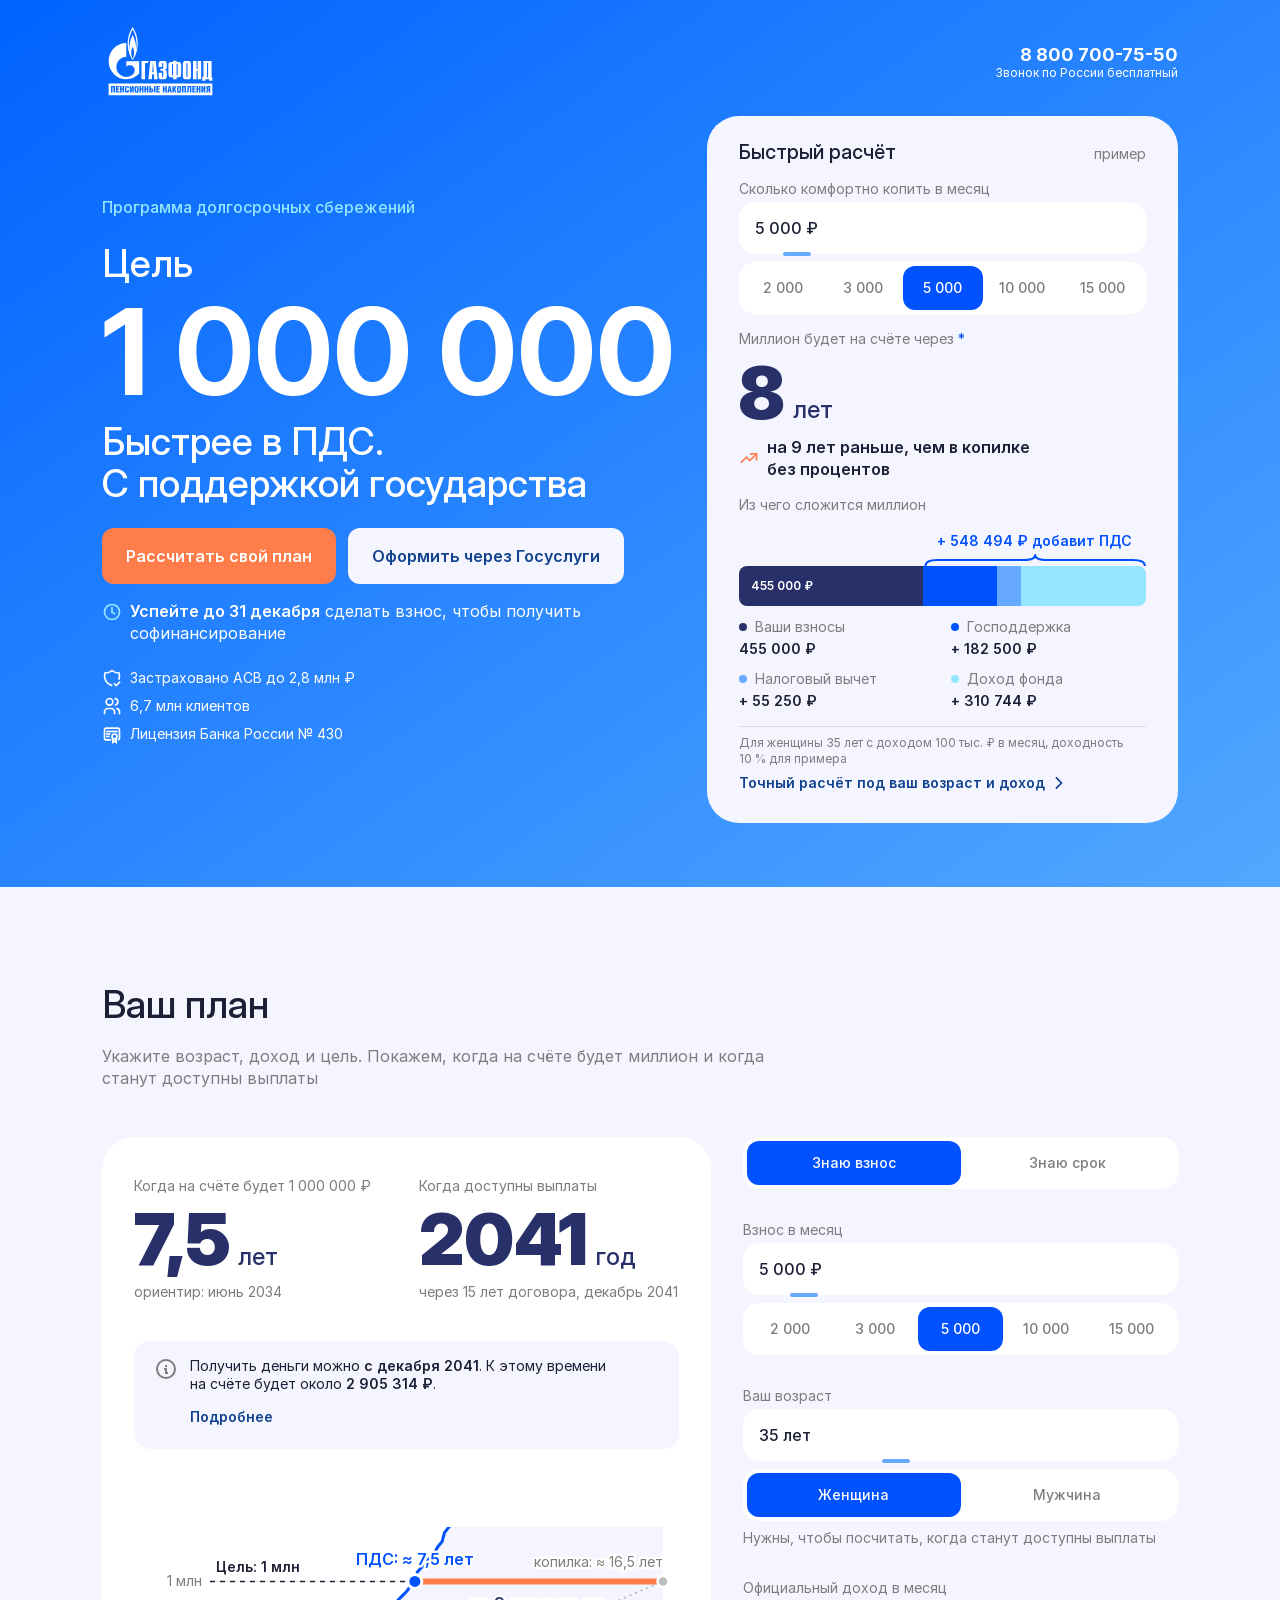
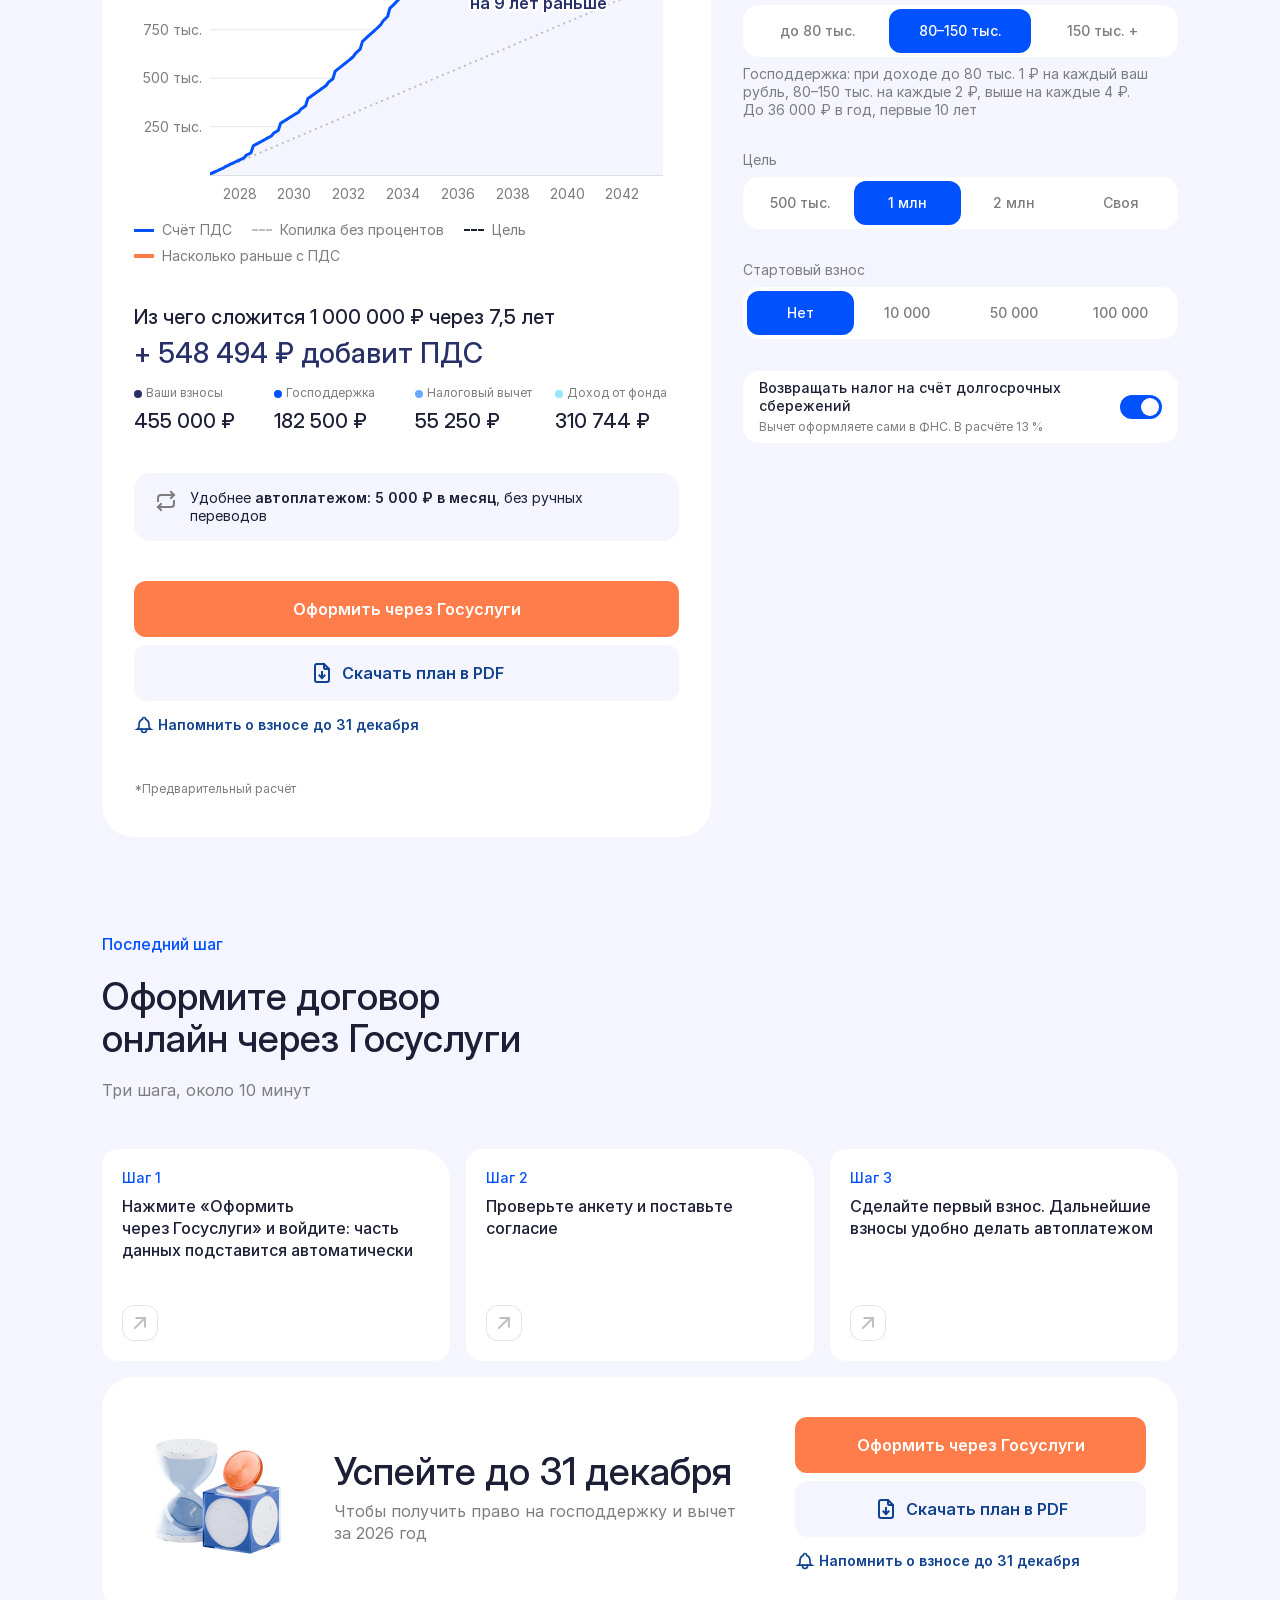
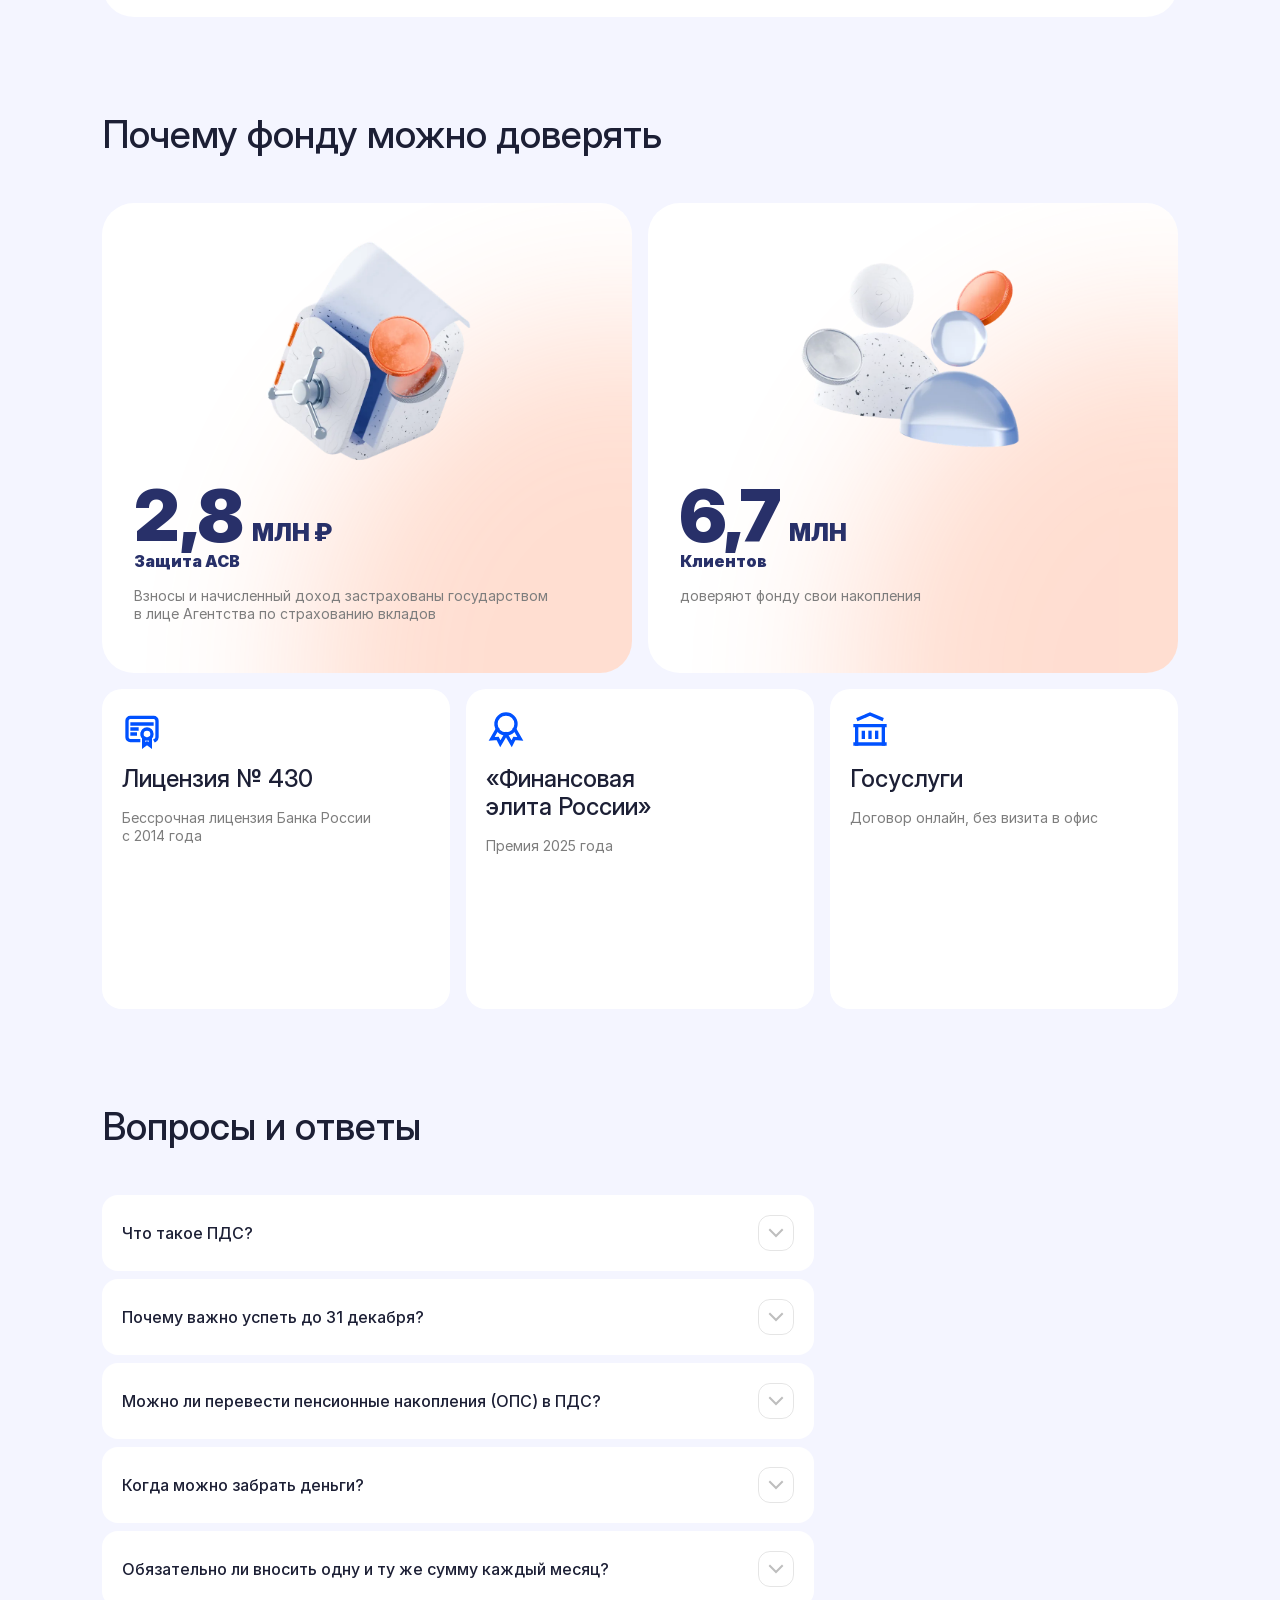
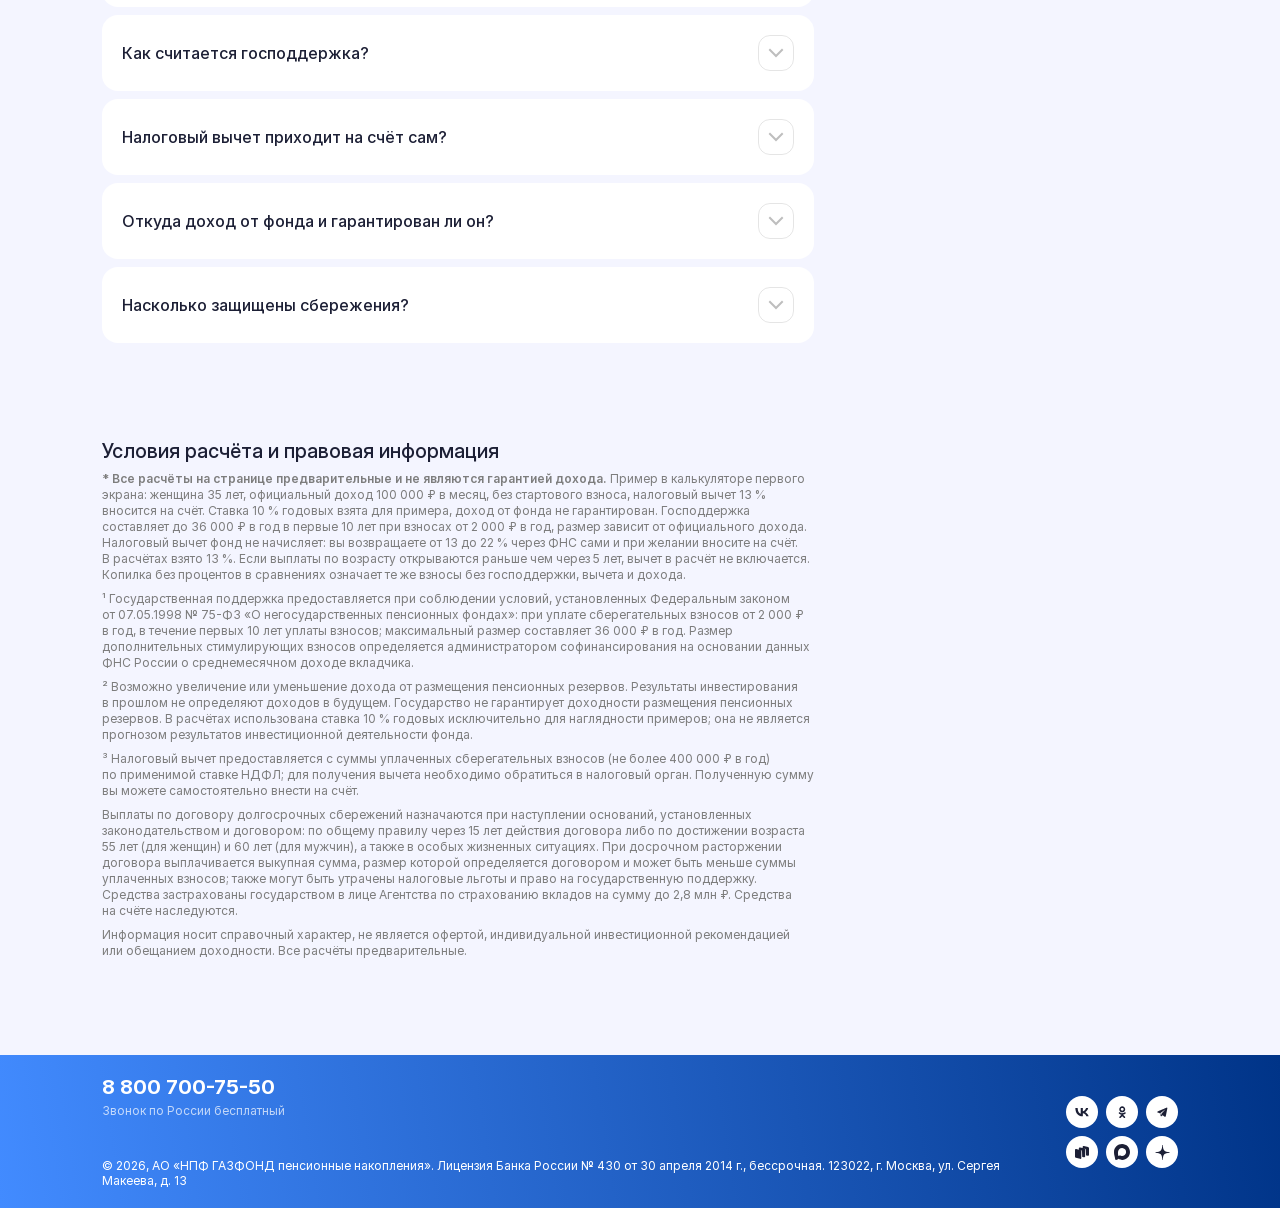
<file: v15/index.html>
<!doctype html>
<html lang="ru">
<head>
<meta charset="utf-8">
<meta name="viewport" content="width=device-width, initial-scale=1, viewport-fit=cover">
<title>Цель миллион · Программа долгосрочных сбережений · ГАЗФОНД пенсионные накопления</title>
<meta name="description" content="Копите в комфортном темпе. Государство может добавить до 36 000 ₽ в год, налоговый вычет вернёт от 13 до 22 % от взносов, фонд начисляет инвестиционный доход. Посчитайте свой план и оформите договор через Госуслуги.">
<link rel="icon" href="kit/assets/logo/favicon.svg">
<link rel="apple-touch-icon" href="img/apple-touch-icon.png">
<!-- Превью ссылки. После публикации проверьте полный адрес страницы -->
<meta property="og:type" content="website">
<meta property="og:locale" content="ru_RU">
<meta property="og:site_name" content="ГАЗФОНД пенсионные накопления">
<meta property="og:title" content="Цель миллион · программа долгосрочных сбережений">
<meta property="og:description" content="Копите в комфортном темпе. Государство может добавить до 36 000 ₽ в год, налоговый вычет вернёт от 13 до 22 % от взносов, фонд начисляет инвестиционный доход. Посчитайте свой план и оформите договор через Госуслуги.">
<meta property="og:url" content="https://million.gazfond-pn.com/v15/">
<meta property="og:image" content="https://million.gazfond-pn.com/v15/media/og-image.jpg">
<meta property="og:image:width" content="1200">
<meta property="og:image:height" content="630">
<meta name="twitter:card" content="summary_large_image">
<meta name="twitter:image" content="https://million.gazfond-pn.com/v15/media/og-image.jpg">
<!-- Яндекс Метрика: вставьте сюда код счётчика и укажите его номер в METRIKA_ID внизу страницы -->
<link rel="stylesheet" href="kit/gazfond.css">
<style>
/* «Клей» v14. Всё — токены и классы kit/gazfond.css. Отступления от кита собраны в ИЗМЕНЕНИЯ-v15.md, раздел «Отступления».
   Иерархия: синий — бренд (герой, подвал, ссылки), оранжевый — действие (только «Оформить через Госуслуги»),
   тёмно-синие крупные цифры — результат (роль цвета dark-blue в ките: «крупные цифры Cards/Main»). */
[hidden][hidden] { display: none; }

/* Поправки к киту до его обновления: сетка героя на мобайле, жирность 600, порядок .gf-medium/.gf-semibold */
.gf-hero__grid > * { min-width: 0; }
b, strong { font-weight: 600; }
.gf-medium.gf-medium { font-weight: 500; }
.gf-semibold.gf-semibold { font-weight: 600; }

/* ── Типографика для аудитории старшего возраста (EDITORIAL: основной текст не мельче 16/22) ──
   Кегли только из шкалы кита. Отступления: поля 16 вместо 14 (иначе iPhone увеличивает страницу при нажатии),
   кнопки lg 16 вместо 12/14, подписи полей 14 вместо 12, единица у крупной цифры строчными. */
.gf-calc__value, .gf-input__control { font: 500 16px/22px var(--gf-font); }
.gf-calc__label { font: var(--gf-type-body); }
.gf-btn--lg { font: 600 16px/22px var(--gf-font); }
@media (max-width: 767.98px) { .gf-btn--lg { height: 52px; font: 600 16px/22px var(--gf-font); } }
.m-field .gf-caption, .m-stat .gf-caption, .m-trust, .m-legend { font: var(--gf-type-body); }
.gf-faq__q { font: 500 16px/22px var(--gf-font); }
.gf-faq__a { font: var(--gf-type-body-big); }
@media (max-width: 767.98px) { .gf-card--instruction .gf-card__title { font: 500 16px/22px var(--gf-font); } }
.m-key .gf-calc__label { font: var(--gf-type-body); }
.m-stat .gf-card__stat-unit { font: var(--gf-type-title-2); text-transform: none; }
@media (max-width: 767.98px) { .m-title > span:not(.m-mega) { font: var(--gf-type-headline-3); } .m-title > span.m-tag { font: var(--gf-type-title-2); } }
@media (max-width: 359.98px) { .m-title > span.m-tag { font: var(--gf-type-title-3); } }

/* Воздух: между блоками 96 (мобайл 64), под заголовком секции 48 (мобайл 32) */
.gf-main { gap: var(--gf-space-2400); padding-bottom: var(--gf-space-2400); }
.gf-hero + .gf-main { padding-top: var(--gf-space-2400); }
.gf-section__head { gap: var(--gf-space-500); margin-bottom: var(--gf-space-1200); }
@media (max-width: 767.98px) {
  .gf-main { gap: var(--gf-space-1600); padding-bottom: var(--gf-space-1600); }
  .gf-hero + .gf-main { padding-top: var(--gf-space-1600); }
  .gf-section__head { margin-bottom: var(--gf-space-800); }
}

/* ── Первый экран ── */
.m-title { display: flex; flex-direction: column; gap: var(--gf-space-200); }
.m-title > span:not(.m-mega) { font: var(--gf-type-headline-2); }
.m-mega { font: var(--gf-type-number-xl); white-space: nowrap; }
@media (max-width: 1139.98px) { .m-mega { font: var(--gf-type-number-l); } }
@media (max-width: 767.98px) { .m-mega { font: 700 60px/60px var(--gf-font-display); } }
/* Первый экран v15: слева заголовок и действие, справа «Быстрый расчёт». Всё помещается в 900 px высоты на десктопе */
.m-hero-grid { grid-template-columns: minmax(0, 6fr) minmax(0, 5fr); gap: var(--gf-space-1000); margin-top: var(--gf-space-200); }
@media (max-width: 1139.98px) { .m-hero-grid { grid-template-columns: minmax(0, 1fr); } }
.gf-hero:has(.m-hero-grid) { padding-bottom: var(--gf-space-1600); }
@media (max-width: 767.98px) { .gf-hero:has(.m-hero-grid) { padding-bottom: var(--gf-space-1200); } }
.m-hero-body { gap: var(--gf-space-600); }
.m-hero-lead { max-width: 520px; }
.m-hero-cta { display: flex; flex-direction: column; gap: var(--gf-space-400); }
.m-deadline svg { flex: none; margin-top: var(--gf-space-50); color: var(--gf-color-light-blue); }
.m-deadline { display: flex; align-items: flex-start; gap: var(--gf-space-200); max-width: 520px; }
.m-trust { display: flex; flex-wrap: wrap; gap: var(--gf-space-300) var(--gf-space-600); margin: 0; padding: 0; list-style: none; }
.m-trust--list { flex-direction: column; flex-wrap: nowrap; gap: var(--gf-space-200); }
.m-trust li { display: flex; align-items: center; gap: var(--gf-space-200); }
.m-hcalc { display: flex; flex-direction: column; gap: var(--gf-space-400); color: var(--gf-color-dark); }
@media (min-width: 768px) { .m-hcalc { padding: var(--gf-space-600) var(--gf-space-800); } }
.m-hcalc-head { display: flex; justify-content: space-between; align-items: baseline; gap: var(--gf-space-300); }
.m-hcalc .gf-caption { color: var(--gf-color-gray-1); }
.m-hcalc-foot .gf-btn--tertiary { align-self: flex-start; }
.m-hcalc-foot { display: flex; flex-direction: column; gap: 0; padding-top: var(--gf-space-200); border-top: 1px solid var(--gf-stroke-black-10); }
.m-row { display: flex; align-items: flex-start; gap: var(--gf-space-200); }

/* ── Результат: крупная цифра Cards/Main ── */
.m-stat { display: flex; flex-direction: column; gap: var(--gf-space-200); }
.m-stat .gf-card__stat { flex-wrap: wrap; row-gap: 0; }
.m-win { display: flex; align-items: center; gap: var(--gf-space-200); }
.m-win svg { flex: none; color: var(--gf-color-orange); }

/* ── Диаграмма «что добавит ПДС»: ваши деньги серые, добавка ПДС — цветная ── */
.m-mx { display: flex; flex-direction: column; gap: var(--gf-space-300); }
.m-mx-lab { display: flex; justify-content: space-between; align-items: baseline; gap: var(--gf-space-200); }
.m-mx-track { position: relative; }
.m-mx-track--brace { padding-top: var(--gf-space-1000); }
.m-brace { position: absolute; top: 0; height: var(--gf-space-1000); display: flex; flex-direction: column; justify-content: flex-end; align-items: center; gap: var(--gf-space-100); color: var(--gf-color-blue-primary); white-space: nowrap; }
.m-brace svg { display: block; width: 100%; height: 12px; }
.m-bar { display: flex; height: 40px; border-radius: var(--gf-radius-micro); overflow: hidden; background: var(--gf-fill-3); }
.m-bar > i { display: flex; align-items: center; height: 100%; padding: 0 var(--gf-space-300); overflow: hidden; white-space: nowrap; font-style: normal; }
/* одна синяя гамма от тёмного к светлому: ваши деньги → что добавляет ПДС (замечание 4) */
.m-c-you { background: var(--gf-color-dark-blue); color: var(--gf-color-white); }
.m-c-jar { background: var(--gf-color-gray-2); color: var(--gf-color-dark); }
.m-c-gov { background: var(--gf-color-blue-primary); }
.m-c-tax { background: var(--gf-color-blue-tertiary); }
.m-c-fund { background: var(--gf-color-light-blue); }
.m-c-gap { color: var(--gf-color-gray-1); }
.m-key { display: grid; grid-template-columns: repeat(2, minmax(0, 1fr)); gap: var(--gf-space-300) var(--gf-space-400); }
.m-key > div { display: flex; flex-direction: column; gap: var(--gf-space-100); }
.m-dot { display: inline-block; flex: none; width: 8px; height: 8px; margin-right: var(--gf-space-100); border-radius: 50%; vertical-align: middle; }

/* ── Ваш план: на компьютере результат слева, параметры справа; на телефоне — два экрана, листаются ── */
.m-clip { position: relative; }
.m-track { display: grid; grid-template-columns: minmax(0, 7fr) minmax(0, 5fr); gap: var(--gf-space-800); align-items: start; }
.m-params { grid-column: 2; grid-row: 1; }
.m-result { grid-column: 1; grid-row: 1; }
.m-only-stacked { display: none; }
@media (min-width: 1140px) { .m-params, .m-result { position: sticky; top: var(--st, 24px); } }
@media (max-width: 1139.98px) {
  .m-clip { overflow: hidden; margin-inline: calc(-1 * var(--gf-page-padding)); padding-inline: var(--gf-page-padding); }
  .m-track { display: flex; align-items: flex-start; gap: calc(2 * var(--gf-page-padding)); }
  .m-track > * { flex: 0 0 100%; min-width: 0; }
  .m-only-stacked { display: inline-flex; }
}
.m-result { gap: var(--gf-space-1000); }
@media (max-width: 767.98px) { .m-result { gap: var(--gf-space-800); } }
.m-stats { display: grid; grid-template-columns: repeat(2, minmax(0, 1fr)); gap: var(--gf-space-600); }
@media (max-width: 767.98px) { .m-stats { grid-template-columns: minmax(0, 1fr); } }
.m-note { display: flex; align-items: flex-start; gap: var(--gf-space-300); padding: var(--gf-space-400) var(--gf-space-500); border-radius: var(--gf-radius-small); }
.m-note > svg { color: var(--gf-color-gray-1); }
.m-chart { position: relative; touch-action: pan-y; }
.m-chart svg { width: 100%; height: auto; font-family: var(--gf-font); }
.m-chart .gf-callout { position: absolute; z-index: 2; pointer-events: none; }
.m-legend { display: flex; flex-wrap: wrap; gap: var(--gf-space-200) var(--gf-space-500); margin: var(--gf-space-300) 0 0; padding: 0; list-style: none; }
.m-legend li { display: inline-flex; align-items: center; gap: var(--gf-space-200); }
.m-legend i { display: inline-block; width: 20px; height: 0; }
.m-sw-pds { border-top: 3px solid var(--gf-color-blue-primary); }
.m-sw-jar { border-top: 2px dashed var(--gf-color-gray-2); }
.m-sw-goal { border-top: 2px dashed var(--gf-color-dark); }
.m-sw-gap { border-top: 4px solid var(--gf-color-orange); }
.m-bd { display: grid; grid-template-columns: repeat(4, minmax(0, 1fr)); gap: var(--gf-space-400); }
@media (max-width: 1139.98px) { .m-bd { grid-template-columns: repeat(2, minmax(0, 1fr)); } }
.m-params { gap: var(--gf-space-800); }
.m-field { display: flex; flex-direction: column; gap: var(--gf-space-200); }
/* пять сумм помещаются в строку и на телефоне, без прокрутки переключателя */
@media (max-width: 767.98px) { .m-fit { overflow: visible; } .m-fit .gf-segmented__item { flex: 1 1 0; min-width: 0; padding: 0 var(--gf-space-100); } }

/* ── Последний шаг: белая панель с крупной 3D, оранжевая кнопка ── */
.m-go { display: grid; grid-template-columns: auto minmax(0, 6fr) minmax(0, 5fr); gap: var(--gf-space-1000); align-items: center; margin-top: var(--gf-gutter); }
.m-go img { width: 160px; height: 160px; }
@media (max-width: 1139.98px) { .m-go { grid-template-columns: auto minmax(0, 1fr); } .m-go > :last-child { grid-column: 1 / -1; } }
@media (max-width: 767.98px) { .m-go { grid-template-columns: minmax(0, 1fr); gap: var(--gf-space-600); } .m-go img { width: 120px; height: 120px; } }

/* ── Кнопка внизу экрана на телефоне ── */
.m-mbar { display: none; position: fixed; left: 0; right: 0; bottom: 0; z-index: 30; padding: var(--gf-space-300) var(--gf-space-400) calc(var(--gf-space-300) + env(safe-area-inset-bottom)); background: var(--gf-bg-page); }
@media (max-width: 767.98px) { .m-mbar { display: block; visibility: hidden; } .m-mbar.is-shown { visibility: visible; } }

/* ── Меню календарей, сообщения ── */
.m-cm { position: fixed; inset: 0; z-index: 40; }
.m-cm-scrim { position: absolute; inset: 0; }
.m-cm .gf-menu { position: fixed; top: auto; bottom: auto; width: 320px; min-width: 0; box-shadow: var(--gf-shadow-popover); }
.m-cm-head { display: flex; flex-direction: column; gap: var(--gf-space-100); padding: var(--gf-space-400) var(--gf-space-500) var(--gf-space-200); }
.m-cm .gf-menu__item { flex-direction: column; align-items: flex-start; gap: var(--gf-space-50); }
@media (max-width: 767.98px) { .m-cm .gf-menu { left: var(--gf-space-400); right: var(--gf-space-400); bottom: var(--gf-space-400); width: auto; } }
.m-toast { position: fixed; z-index: 50; }
.m-pop { position: fixed; left: var(--gf-space-400); bottom: var(--gf-space-400); z-index: 35; }

/* ── Слой движения (отступление от кита №3). Включается классом m-motion на <html>, только если посетитель
      не просил уменьшить движение. Выключить целиком: MOTION = false в начале скрипта. ── */
.gf-segmented { position: relative; isolation: isolate; }
.m-thumb { display: none; }
.m-motion .m-thumb { display: block; position: absolute; z-index: 0; top: var(--gf-space-100); bottom: var(--gf-space-100); left: 0; width: 0; border-radius: var(--gf-radius-small-2); background: var(--gf-color-blue-primary); pointer-events: none; }
.m-motion .gf-segmented__item { position: relative; z-index: 1; transition: color .15s ease; }
.m-motion .gf-segmented__item.is-active { background: transparent; }
.m-motion .gf-btn, .m-motion .gf-segmented__item { transition: background-color .15s ease, color .15s ease, transform .12s ease; }
.m-motion .gf-btn:active, .m-motion .gf-segmented__item:active { transform: scale(.97); }
.m-motion .m-bar > i { transition: width .5s cubic-bezier(.22, 1, .36, 1); }
.m-motion .m-brace { transition: left .5s cubic-bezier(.22, 1, .36, 1), width .5s cubic-bezier(.22, 1, .36, 1); }
.m-motion .gf-faq { overflow: hidden; }

/* шапка: «Цель / 1 000 000 / Быстрее. С поддержкой государства» — размеры по экранам */
@media (max-width: 767.98px) { .gf-hero .m-title > span:not(.m-mega) { font: var(--gf-type-headline-3); } .gf-hero .m-title > span.m-tag { font: var(--gf-type-title-2); } }
@media (max-width: 359.98px) { .gf-hero .m-title > span.m-tag { font: var(--gf-type-title-3); } }
</style>
</head>
<body>
<div class="gf-page">

<!-- ═══ Первый экран: синий герой кита. Главное — огромная цифра цели и калькулятор с крупным результатом ═══ -->
<section class="gf-hero gf-on-accent" id="hero">
  <div class="gf-container">
    <header class="gf-header">
      <a class="gf-header__logo" href="https://gazfond-pn.ru/" target="_blank" rel="noopener" data-goal="site_link"><img src="kit/assets/logo/gf-logo-white.svg" alt="ГАЗФОНД пенсионные накопления" width="117" height="76"></a>
      <div class="gf-header__contacts">
        <a class="gf-header__phone" href="tel:88007007550" data-goal="call" data-pos="header">8 800 700-75-50</a>
        <span class="gf-header__hint">Звонок по&nbsp;России бесплатный</span>
      </div>
    </header>
    <div class="gf-hero__grid m-hero-grid">
      <!-- Левая колонка: одна мысль и одно действие (замечания 7, 9, 10) -->
      <div class="gf-hero__body m-hero-body">
        <span class="gf-overline gf-overline--big">Программа долгосрочных сбережений</span>
        <h1 class="gf-hero__title m-title"><span>Цель</span><span class="m-mega" id="heroMega">1&nbsp;000&nbsp;000</span><span class="m-tag">Быстрее в&nbsp;ПДС.<br><span class="gf-nowrap">С&nbsp;поддержкой государства</span></span></h1>
        <div class="m-hero-cta">
          <div class="gf-btn-row gf-btn-row--stack">
            <a class="gf-btn gf-btn--orange gf-btn--lg" href="#calc" data-goal="calc_detail_open" data-pos="hero">Рассчитать свой план</a>
            <a class="gf-btn gf-btn--lg" id="heroCta" href="https://contract-pds.gazfond-pn.ru/?u=nakopimillion&amp;utm_source=landing_million&amp;utm_medium=hero&amp;utm_campaign=pds_million_v15" target="_blank" rel="noopener" data-goal="cta_contract" data-pos="hero">Оформить через Госуслуги</a>
          </div>
          <p class="m-deadline gf-lead"><svg class="gf-icon gf-icon--20" aria-hidden="true" xmlns="http://www.w3.org/2000/svg" width="24" height="24" viewBox="0 0 24 24" fill="none" stroke="currentColor" stroke-width="2" stroke-linecap="square" stroke-linejoin="miter"><path stroke="none" d="M0 0h24v24H0z" fill="none" /><path d="M3 12a9 9 0 1 0 18 0a9 9 0 1 0 -18 0" /><path d="M12 12l3 2" /><path d="M12 7v5" /></svg><span><b>Успейте до&nbsp;31&nbsp;декабря</b> сделать взнос, чтобы получить софинансирование</span></p>
        </div>
        <ul class="m-trust m-trust--list">
          <li><svg class="gf-icon gf-icon--20" aria-hidden="true" xmlns="http://www.w3.org/2000/svg" width="24" height="24" viewBox="0 0 24 24" fill="none" stroke="currentColor" stroke-width="2" stroke-linecap="square" stroke-linejoin="miter"><path stroke="none" d="M0 0h24v24H0z" fill="none" /><path d="M11.46 20.846a12 12 0 0 1 -7.96 -14.846a12 12 0 0 0 8.5 -3a12 12 0 0 0 8.5 3a12 12 0 0 1 -.09 7.06" /><path d="M15 19l2 2l4 -4" /></svg>Застраховано АСВ до&nbsp;2,8&nbsp;млн&nbsp;₽</li>
          <li><svg class="gf-icon gf-icon--20" aria-hidden="true" xmlns="http://www.w3.org/2000/svg" width="24" height="24" viewBox="0 0 24 24" fill="none" stroke="currentColor" stroke-width="2" stroke-linecap="square" stroke-linejoin="miter"><path stroke="none" d="M0 0h24v24H0z" fill="none" /><path d="M5 7a4 4 0 1 0 8 0a4 4 0 1 0 -8 0" /><path d="M3 21v-2a4 4 0 0 1 4 -4h4a4 4 0 0 1 4 4v2" /><path d="M16 3.13a4 4 0 0 1 0 7.75" /><path d="M21 21v-2a4 4 0 0 0 -3 -3.85" /></svg>6,7&nbsp;млн клиентов</li>
          <li><svg class="gf-icon gf-icon--20" aria-hidden="true" xmlns="http://www.w3.org/2000/svg" width="24" height="24" viewBox="0 0 24 24" fill="none" stroke="currentColor" stroke-width="2" stroke-linecap="square" stroke-linejoin="miter"><path stroke="none" d="M0 0h24v24H0z" fill="none" /><path d="M12 15a3 3 0 1 0 6 0a3 3 0 1 0 -6 0" /><path d="M13 17.5v4.5l2 -1.5l2 1.5v-4.5" /><path d="M10 19h-5a2 2 0 0 1 -2 -2v-10c0 -1.1 .9 -2 2 -2h14a2 2 0 0 1 2 2v10a2 2 0 0 1 -1 1.73" /><path d="M6 9l12 0" /><path d="M6 12l3 0" /><path d="M6 15l2 0" /></svg>Лицензия Банка России №&nbsp;430</li>
          <li data-proof hidden><svg class="gf-icon gf-icon--20" aria-hidden="true" xmlns="http://www.w3.org/2000/svg" width="24" height="24" viewBox="0 0 24 24" fill="none" stroke="currentColor" stroke-width="2" stroke-linecap="square" stroke-linejoin="miter"><path stroke="none" d="M0 0h24v24H0z" fill="none" /><path d="M4 5a2 2 0 0 1 2 -2h12a2 2 0 0 1 2 2v14a2 2 0 0 1 -2 2h-12a2 2 0 0 1 -2 -2l0 -14" /><path d="M8 8a1 1 0 0 1 1 -1h6a1 1 0 0 1 1 1v1a1 1 0 0 1 -1 1h-6a1 1 0 0 1 -1 -1l0 -1" /><path d="M8 14l0 .01" /><path d="M12 14l0 .01" /><path d="M16 14l0 .01" /><path d="M8 17l0 .01" /><path d="M12 17l0 .01" /><path d="M16 17l0 .01" /></svg><span data-proof-text></span></li>
        </ul>
      </div>

      <!-- Правая колонка: явно «Быстрый расчёт» (замечания 2, 3, 4, 8, 11) -->
      <div class="gf-panel gf-bg-page m-hcalc" id="hcalc">
        <div class="m-hcalc-head">
          <h2 class="gf-h5">Быстрый расчёт</h2>
          <span class="gf-calc__label">пример</span>
        </div>
        <div class="m-field">
          <div class="gf-calc">
            <label class="gf-calc__label" for="hOwn">Сколько комфортно копить в&nbsp;месяц</label>
            <span class="gf-calc__field">
              <input class="gf-calc__value" id="hOwn" type="text" inputmode="numeric" autocomplete="off" value="5 000 ₽" aria-label="Взнос в месяц, рублей">
              <input class="gf-calc__range" type="range" id="hMonthly" min="1000" max="50000" step="500" value="5000" aria-label="Взнос в месяц, ползунок">
            </span>
          </div>
          <div class="gf-segmented m-fit" id="hPresets" role="group" aria-label="Быстрый выбор взноса">
            <button class="gf-segmented__item" type="button" data-v="2000" aria-pressed="false">2&nbsp;000</button>
            <button class="gf-segmented__item" type="button" data-v="3000" aria-pressed="false">3&nbsp;000</button>
            <button class="gf-segmented__item is-active" type="button" data-v="5000" aria-pressed="true">5&nbsp;000</button>
            <button class="gf-segmented__item" type="button" data-v="10000" aria-pressed="false">10&nbsp;000</button>
            <button class="gf-segmented__item" type="button" data-v="15000" aria-pressed="false">15&nbsp;000</button>
          </div>
        </div>
        <div class="m-stat" aria-live="polite">
          <span class="gf-calc__label">Миллион будет на&nbsp;счёте через<a class="gf-c-accent" href="#legal" aria-label="Условия расчёта">*</a></span>
          <div class="gf-card__stat"><span class="gf-card__stat-num" id="hNum">8</span><span class="gf-card__stat-unit" id="hUnit">лет</span></div>
          <p class="gf-lead gf-semibold m-win"><svg class="gf-icon gf-icon--20" aria-hidden="true" xmlns="http://www.w3.org/2000/svg" width="24" height="24" viewBox="0 0 24 24" fill="none" stroke="currentColor" stroke-width="2" stroke-linecap="square" stroke-linejoin="miter"><path stroke="none" d="M0 0h24v24H0z" fill="none" /><path d="M3 17l6 -6l4 4l8 -8" /><path d="M14 7l7 0l0 7" /></svg><span id="hPlus">на&nbsp;9&nbsp;лет раньше, чем в&nbsp;копилке без&nbsp;процентов</span></p>
        </div>
        <div class="m-mx" id="mx">
          <span class="gf-calc__label">Из&nbsp;чего сложится миллион</span>
          <div class="m-mx-track m-mx-track--brace">
            <div class="m-brace" id="mxBrace" aria-hidden="true"><span class="gf-text gf-semibold" id="mxBraceT">+ 554&nbsp;986&nbsp;₽ добавит ПДС</span><svg id="mxBraceS" preserveAspectRatio="none"><path id="mxBraceP" fill="none" stroke="currentColor" stroke-width="2" stroke-linecap="round" stroke-linejoin="round"/></svg></div>
            <div class="m-bar"><i class="m-c-you" id="mxYou"><span class="gf-caption-1 gf-semibold" id="mxYouV">455&nbsp;000&nbsp;₽</span></i><i class="m-c-gov" id="mxGov"></i><i class="m-c-tax" id="mxTax"></i><i class="m-c-fund" id="mxFund"></i></div>
          </div>
          <div class="m-key">
            <div><span class="gf-calc__label"><span class="m-dot m-c-you"></span>Ваши взносы</span><b class="gf-text gf-semibold" id="mkYou">455&nbsp;000&nbsp;₽</b></div>
            <div><span class="gf-calc__label"><span class="m-dot m-c-gov"></span>Господдержка</span><b class="gf-text gf-semibold" id="mkGov">+ 187&nbsp;500&nbsp;₽</b></div>
            <div><span class="gf-calc__label"><span class="m-dot m-c-tax"></span>Налоговый вычет</span><b class="gf-text gf-semibold" id="mkTax">+ 56&nbsp;550&nbsp;₽</b></div>
            <div><span class="gf-calc__label"><span class="m-dot m-c-fund"></span>Доход фонда</span><b class="gf-text gf-semibold" id="mkInc">+ 310&nbsp;936&nbsp;₽</b></div>
          </div>
        </div>
        <div class="m-hcalc-foot">
          <p class="gf-caption">Для&nbsp;женщины 35&nbsp;лет с&nbsp;доходом 100&nbsp;тыс.&nbsp;₽ в&nbsp;месяц, доходность 10&nbsp;% для&nbsp;примера</p>
          <a class="gf-btn gf-btn--tertiary" href="#calc" data-goal="calc_detail_open" data-pos="hero_card">Точный расчёт под&nbsp;ваш возраст и&nbsp;доход <svg class="gf-icon" xmlns="http://www.w3.org/2000/svg" width="24" height="24" viewBox="0 0 24 24" fill="currentColor" aria-hidden="true"><path d="M7.58594 6L13.5859 12L7.58594 18L9 19.4141L16.4141 12L9 4.58594L7.58594 6Z"/></svg></a>
        </div>
      </div>
    </div>
  </div>
</section>

<main class="gf-main">

  <!-- ═══ Ваш план ═══ -->
  <section class="gf-section gf-container" id="calc" aria-labelledby="calcH">
    <div class="gf-section__head">
      <h2 class="gf-h2" id="calcH">Ваш план</h2>
      <p class="gf-lead gf-c-secondary">Укажите возраст, доход и&nbsp;цель. Покажем, когда на&nbsp;счёте будет миллион и&nbsp;когда станут доступны выплаты</p>
    </div>
    <div class="m-clip" id="calcClip">
     <div class="m-track" id="calcTrack">
      <div class="m-params gf-stack" id="pParams">
        <div class="gf-segmented" id="modeSeg" role="group" aria-label="Что считаем">
          <button class="gf-segmented__item is-active" type="button" data-mode="monthly" aria-pressed="true">Знаю взнос</button>
          <button class="gf-segmented__item" type="button" data-mode="term" aria-pressed="false">Знаю срок</button>
        </div>
        <div class="m-field" id="fieldMonthly">
          <div class="gf-calc">
            <label class="gf-calc__label" for="monthlyNum">Взнос в&nbsp;месяц</label>
            <span class="gf-calc__field">
              <input class="gf-calc__value" id="monthlyNum" type="text" inputmode="numeric" autocomplete="off" value="5 000 ₽" aria-label="Взнос в месяц, рублей">
              <input class="gf-calc__range" type="range" id="monthly" min="1000" max="50000" step="500" value="5000" aria-label="Взнос в месяц, ползунок">
            </span>
          </div>
          <div class="gf-segmented m-fit" id="presetSeg" role="group" aria-label="Быстрый выбор взноса">
            <button class="gf-segmented__item" type="button" data-v="2000" aria-pressed="false">2&nbsp;000</button>
            <button class="gf-segmented__item" type="button" data-v="3000" aria-pressed="false">3&nbsp;000</button>
            <button class="gf-segmented__item is-active" type="button" data-v="5000" aria-pressed="true">5&nbsp;000</button>
            <button class="gf-segmented__item" type="button" data-v="10000" aria-pressed="false">10&nbsp;000</button>
            <button class="gf-segmented__item" type="button" data-v="15000" aria-pressed="false">15&nbsp;000</button>
          </div>
        </div>
        <div class="m-field" id="fieldTerm" hidden>
          <div class="gf-calc">
            <label class="gf-calc__label" for="years">Хочу накопить за</label>
            <span class="gf-calc__field">
              <output class="gf-calc__value" id="yearsOut" for="years">5&nbsp;лет</output>
              <input class="gf-calc__range" type="range" id="years" min="2" max="15" step="1" value="5" aria-label="Срок накопления, лет">
            </span>
          </div>
          <p class="gf-lead gf-medium" id="needOut">Нужно около 9&nbsp;600&nbsp;₽ в&nbsp;месяц</p>
        </div>
        <div class="m-field">
          <div class="gf-calc">
            <label class="gf-calc__label" for="age">Ваш возраст</label>
            <span class="gf-calc__field">
              <output class="gf-calc__value" id="ageOut" for="age">35&nbsp;лет</output>
              <input class="gf-calc__range" type="range" id="age" min="18" max="70" step="1" value="35" aria-label="Возраст, лет">
            </span>
          </div>
          <div class="gf-segmented" id="sexSeg" role="group" aria-label="Пол">
            <button class="gf-segmented__item is-active" type="button" data-sex="f" aria-pressed="true">Женщина</button>
            <button class="gf-segmented__item" type="button" data-sex="m" aria-pressed="false">Мужчина</button>
          </div>
          <p class="gf-caption">Нужны, чтобы посчитать, когда станут доступны выплаты</p>
        </div>
        <div class="m-field">
          <span class="gf-calc__label">Официальный доход в&nbsp;месяц</span>
          <div class="gf-segmented" id="incomeSeg" role="group" aria-label="Среднемесячный доход">
            <button class="gf-segmented__item" type="button" data-k="1" aria-pressed="false">до&nbsp;80&nbsp;тыс.</button>
            <button class="gf-segmented__item is-active" type="button" data-k="0.5" aria-pressed="true">80–150&nbsp;тыс.</button>
            <button class="gf-segmented__item" type="button" data-k="0.25" aria-pressed="false">150&nbsp;тыс. +</button>
          </div>
          <p class="gf-caption">Господдержка: при&nbsp;доходе до&nbsp;80&nbsp;тыс. 1&nbsp;₽ на&nbsp;каждый ваш рубль, 80–150&nbsp;тыс. на&nbsp;каждые 2&nbsp;₽, выше на&nbsp;каждые 4&nbsp;₽. До&nbsp;36&nbsp;000&nbsp;₽ в&nbsp;год, первые 10&nbsp;лет</p>
        </div>
        <div class="m-field">
          <span class="gf-calc__label">Цель</span>
          <div class="gf-segmented" id="goalSeg" role="group" aria-label="Сумма цели">
            <button class="gf-segmented__item" type="button" data-v="500000" aria-pressed="false">500&nbsp;тыс.</button>
            <button class="gf-segmented__item is-active" type="button" data-v="1000000" aria-pressed="true">1&nbsp;млн</button>
            <button class="gf-segmented__item" type="button" data-v="2000000" aria-pressed="false">2&nbsp;млн</button>
            <button class="gf-segmented__item" type="button" data-v="custom" aria-pressed="false">Своя</button>
          </div>
          <label class="gf-input" id="goalCustom" hidden><input class="gf-input__control" id="goalNum" type="text" inputmode="numeric" autocomplete="off" value="1000000" placeholder="1 000 000"><span class="gf-input__label">Своя цель, ₽</span></label>
        </div>
        <div class="m-field">
          <span class="gf-calc__label">Стартовый взнос</span>
          <div class="gf-segmented m-fit" id="firstSeg" role="group" aria-label="Стартовый взнос">
            <button class="gf-segmented__item is-active" type="button" data-v="0" aria-pressed="true">Нет</button>
            <button class="gf-segmented__item" type="button" data-v="10000" aria-pressed="false">10&nbsp;000</button>
            <button class="gf-segmented__item" type="button" data-v="50000" aria-pressed="false">50&nbsp;000</button>
            <button class="gf-segmented__item" type="button" data-v="100000" aria-pressed="false">100&nbsp;000</button>
          </div>
        </div>
        <label class="gf-field-toggle">
          <span class="gf-field-toggle__text"><span class="gf-field-toggle__label">Возвращать налог на&nbsp;счёт долгосрочных сбережений</span><span class="gf-field-toggle__caption">Вычет оформляете сами в&nbsp;ФНС. В&nbsp;расчёте&nbsp;13&nbsp;%</span></span>
          <input class="gf-switch" type="checkbox" id="reinvest" checked>
        </label>
        <button class="gf-btn gf-btn--primary gf-btn--lg gf-btn--block m-only-stacked" type="button" id="calcGo">Показать результат <svg class="gf-icon" xmlns="http://www.w3.org/2000/svg" width="24" height="24" viewBox="0 0 24 24" fill="currentColor" aria-hidden="true"><path d="M7.58594 6L13.5859 12L7.58594 18L9 19.4141L16.4141 12L9 4.58594L7.58594 6Z"/></svg></button>
      </div>

      <div class="gf-panel m-result gf-stack" id="pResult">
        <div class="gf-btn-row m-only-stacked"><button class="gf-btn gf-btn--tertiary" type="button" id="calcBack"><svg class="gf-icon" xmlns="http://www.w3.org/2000/svg" width="24" height="24" viewBox="0 0 24 24" fill="currentColor" aria-hidden="true"><path d="M16.4141 6L10.4141 12L16.4141 18L15 19.4141L7.58594 12L15 4.58594L16.4141 6Z"/></svg>Параметры</button></div>
        <div class="m-stats">
          <div class="m-stat">
            <span class="gf-calc__label" id="resLabel">Когда на&nbsp;счёте будет 1&nbsp;000&nbsp;000&nbsp;₽</span>
            <div class="gf-card__stat"><span class="gf-card__stat-num" id="termNum">7,5</span><span class="gf-card__stat-unit" id="termUnit">лет</span></div>
            <span class="gf-caption" id="termSub">ориентир</span>
          </div>
          <div class="m-stat">
            <span class="gf-calc__label">Когда доступны выплаты</span>
            <div class="gf-card__stat"><span class="gf-card__stat-num" id="payNum">2041</span><span class="gf-card__stat-unit" id="payUnit">год</span></div>
            <span class="gf-caption" id="paySub">через 15&nbsp;лет действия договора</span>
          </div>
        </div>
        <div class="m-note gf-bg-page" id="resNote"><svg class="gf-icon" aria-hidden="true" xmlns="http://www.w3.org/2000/svg" width="24" height="24" viewBox="0 0 24 24" fill="none" stroke="currentColor" stroke-width="2" stroke-linecap="square" stroke-linejoin="miter"><path stroke="none" d="M0 0h24v24H0z" fill="none" /><path d="M3 12a9 9 0 1 0 18 0a9 9 0 0 0 -18 0" /><path d="M12 9h.01" /><path d="M11 12h1v4h1" /></svg><div class="gf-stack gf-stack--8 gf-text"><span id="resNoteT"></span><span id="resMore" hidden></span><div><button class="gf-btn gf-btn--tertiary" type="button" id="resMoreBtn" aria-expanded="false" aria-controls="resMore" hidden>Подробнее</button></div></div></div>
        <p class="gf-caption" id="resHint" hidden></p>
        <div>
          <div class="m-chart" id="chart">
            <div class="gf-callout" id="tip" hidden></div>
            <svg id="chartSvg" viewBox="0 0 640 300" role="img" aria-label="График накопления: счёт ПДС и копилка без процентов"></svg>
          </div>
          <ul class="m-legend gf-caption">
            <li><i class="m-sw-pds"></i>Счёт ПДС</li>
            <li><i class="m-sw-jar"></i>Копилка без&nbsp;процентов</li>
            <li><i class="m-sw-goal"></i>Цель</li>
            <li><i class="m-sw-gap"></i>Насколько раньше с&nbsp;ПДС</li>
          </ul>
        </div>
        <div class="gf-stack">
          <div class="gf-stack gf-stack--8">
            <h3 class="gf-h5" id="bdHead">Из&nbsp;чего сложится 1&nbsp;000&nbsp;000&nbsp;₽</h3>
            <p class="gf-h3 gf-c-dark-blue" id="bAdd">+ 0&nbsp;₽ добавит ПДС</p>
          </div>
          <div class="m-bd">
            <div class="gf-stack gf-stack--8"><span class="gf-caption"><span class="m-dot m-c-you"></span>Ваши взносы</span><span class="gf-h5" id="bContrib">0&nbsp;₽</span></div>
            <div class="gf-stack gf-stack--8"><span class="gf-caption"><span class="m-dot m-c-gov"></span>Господдержка</span><span class="gf-h5" id="bCofin">0&nbsp;₽</span></div>
            <div class="gf-stack gf-stack--8"><span class="gf-caption"><span class="m-dot m-c-tax"></span>Налоговый вычет</span><span class="gf-h5" id="bDed">0&nbsp;₽</span></div>
            <div class="gf-stack gf-stack--8"><span class="gf-caption"><span class="m-dot m-c-fund"></span>Доход от&nbsp;фонда</span><span class="gf-h5" id="bInc">0&nbsp;₽</span></div>
          </div>
        </div>
        <div class="m-note gf-bg-page"><svg class="gf-icon" aria-hidden="true" xmlns="http://www.w3.org/2000/svg" width="24" height="24" viewBox="0 0 24 24" fill="none" stroke="currentColor" stroke-width="2" stroke-linecap="square" stroke-linejoin="miter"><path stroke="none" d="M0 0h24v24H0z" fill="none" /><path d="M4 12v-3a3 3 0 0 1 3 -3h13m-3 -3l3 3l-3 3" /><path d="M20 12v3a3 3 0 0 1 -3 3h-13m3 3l-3 -3l3 -3" /></svg><p class="gf-text">Удобнее <b>автоплатежом: <span id="apSum">5&nbsp;000&nbsp;₽</span> в&nbsp;месяц</b>, без&nbsp;ручных переводов</p></div>
        <div class="gf-stack gf-stack--8">
          <a class="gf-btn gf-btn--orange gf-btn--lg gf-btn--block" href="https://contract-pds.gazfond-pn.ru/?u=nakopimillion&amp;utm_source=landing_million&amp;utm_medium=calc&amp;utm_campaign=pds_million_v15" target="_blank" rel="noopener" data-goal="cta_contract" data-pos="calc">Оформить через Госуслуги</a>
          <button class="gf-btn gf-btn--lg gf-btn--block" type="button" data-pdf data-pos="calc"><svg class="gf-icon" aria-hidden="true" xmlns="http://www.w3.org/2000/svg" width="24" height="24" viewBox="0 0 24 24" fill="none" stroke="currentColor" stroke-width="2" stroke-linecap="square" stroke-linejoin="miter"><path stroke="none" d="M0 0h24v24H0z" fill="none" /><path d="M14 3v4a1 1 0 0 0 1 1h4" /><path d="M17 21h-10a2 2 0 0 1 -2 -2v-14a2 2 0 0 1 2 -2h7l5 5v11a2 2 0 0 1 -2 2" /><path d="M12 17v-6" /><path d="M9.5 14.5l2.5 2.5l2.5 -2.5" /></svg><span class="pdf-t">Скачать план в&nbsp;PDF</span></button>
          <div class="gf-btn-row"><button class="gf-btn gf-btn--tertiary" type="button" data-remind data-pos="calc"><svg class="gf-icon" aria-hidden="true" xmlns="http://www.w3.org/2000/svg" width="24" height="24" viewBox="0 0 24 24" fill="none" stroke="currentColor" stroke-width="2" stroke-linecap="square" stroke-linejoin="miter"><path stroke="none" d="M0 0h24v24H0z" fill="none" /><path d="M10 5a2 2 0 1 1 4 0a7 7 0 0 1 4 6v3a4 4 0 0 0 2 3h-16a4 4 0 0 0 2 -3v-3a7 7 0 0 1 4 -6" /><path d="M9 17v1a3 3 0 0 0 6 0v-1" /></svg>Напомнить о&nbsp;взносе до&nbsp;31&nbsp;декабря</button></div>
        </div>
        <a class="gf-caption" href="#legal">*Предварительный расчёт</a>
      </div>
     </div>
    </div>
  </section>

  <!-- ═══ Последний шаг: Cards/Instruction + белая панель с оранжевой кнопкой ═══ -->
  <section class="gf-section gf-container" id="go" aria-labelledby="goH">
    <div class="gf-section__head">
      <span class="gf-overline gf-overline--big">Последний шаг</span>
      <h2 class="gf-h2" id="goH">Оформите договор онлайн через Госуслуги</h2>
      <p class="gf-lead gf-c-secondary">Три шага, около 10&nbsp;минут</p>
    </div>
    <div class="gf-cols-3">
      <a class="gf-card gf-card--instruction" href="https://contract-pds.gazfond-pn.ru/?u=nakopimillion&amp;utm_source=landing_million&amp;utm_medium=steps&amp;utm_campaign=pds_million_v15" target="_blank" rel="noopener" data-goal="cta_contract" data-pos="steps">
        <div class="gf-stack gf-stack--8"><span class="gf-card__overline">Шаг 1</span><h3 class="gf-card__title">Нажмите «Оформить через Госуслуги» и&nbsp;войдите: часть данных подставится автоматически</h3></div>
        <span class="gf-card__arrow"></span>
      </a>
      <a class="gf-card gf-card--instruction" href="https://contract-pds.gazfond-pn.ru/?u=nakopimillion&amp;utm_source=landing_million&amp;utm_medium=steps&amp;utm_campaign=pds_million_v15" target="_blank" rel="noopener" data-goal="cta_contract" data-pos="steps">
        <div class="gf-stack gf-stack--8"><span class="gf-card__overline">Шаг 2</span><h3 class="gf-card__title">Проверьте анкету и&nbsp;поставьте согласие</h3></div>
        <span class="gf-card__arrow"></span>
      </a>
      <a class="gf-card gf-card--instruction" href="https://contract-pds.gazfond-pn.ru/?u=nakopimillion&amp;utm_source=landing_million&amp;utm_medium=steps&amp;utm_campaign=pds_million_v15" target="_blank" rel="noopener" data-goal="cta_contract" data-pos="steps">
        <div class="gf-stack gf-stack--8"><span class="gf-card__overline">Шаг 3</span><h3 class="gf-card__title">Сделайте первый взнос. Дальнейшие взносы удобно делать автоплатежом</h3></div>
        <span class="gf-card__arrow"></span>
      </a>
    </div>
    <div class="gf-panel m-go">
      <img src="kit/assets/3d/primary/hourglass.webp" alt="" width="160" height="160">
      <div class="gf-stack gf-stack--8">
        <h3 class="gf-h2">Успейте до&nbsp;31&nbsp;декабря</h3>
        <p class="gf-lead gf-c-secondary">Чтобы получить право на&nbsp;господдержку и&nbsp;вычет за&nbsp;<span class="yr">2026</span>&nbsp;год</p>
      </div>
      <div class="gf-stack gf-stack--8">
        <a class="gf-btn gf-btn--orange gf-btn--lg gf-btn--block" id="goBtn" href="https://contract-pds.gazfond-pn.ru/?u=nakopimillion&amp;utm_source=landing_million&amp;utm_medium=go&amp;utm_campaign=pds_million_v15" target="_blank" rel="noopener" data-goal="cta_contract" data-pos="go">Оформить через Госуслуги</a>
        <button class="gf-btn gf-btn--lg gf-btn--block" type="button" data-pdf data-pos="go"><svg class="gf-icon" aria-hidden="true" xmlns="http://www.w3.org/2000/svg" width="24" height="24" viewBox="0 0 24 24" fill="none" stroke="currentColor" stroke-width="2" stroke-linecap="square" stroke-linejoin="miter"><path stroke="none" d="M0 0h24v24H0z" fill="none" /><path d="M14 3v4a1 1 0 0 0 1 1h4" /><path d="M17 21h-10a2 2 0 0 1 -2 -2v-14a2 2 0 0 1 2 -2h7l5 5v11a2 2 0 0 1 -2 2" /><path d="M12 17v-6" /><path d="M9.5 14.5l2.5 2.5l2.5 -2.5" /></svg><span class="pdf-t">Скачать план в&nbsp;PDF</span></button>
        <div class="gf-btn-row"><button class="gf-btn gf-btn--tertiary" type="button" data-remind data-pos="go"><svg class="gf-icon" aria-hidden="true" xmlns="http://www.w3.org/2000/svg" width="24" height="24" viewBox="0 0 24 24" fill="none" stroke="currentColor" stroke-width="2" stroke-linecap="square" stroke-linejoin="miter"><path stroke="none" d="M0 0h24v24H0z" fill="none" /><path d="M10 5a2 2 0 1 1 4 0a7 7 0 0 1 4 6v3a4 4 0 0 0 2 3h-16a4 4 0 0 0 2 -3v-3a7 7 0 0 1 4 -6" /><path d="M9 17v1a3 3 0 0 0 6 0v-1" /></svg>Напомнить о&nbsp;взносе до&nbsp;31&nbsp;декабря</button></div>
      </div>
    </div>
  </section>

  <!-- ═══ Доверие: Cards/Main (крупная тёмно-синяя цифра, 3D, тёплая засветка) + Cards/GF_Icon ═══ -->
  <section class="gf-section gf-container" id="trust" aria-labelledby="trustH">
    <div class="gf-section__head">
      <h2 class="gf-h2" id="trustH">Почему фонду можно доверять</h2>
    </div>
    <div class="gf-stack">
      <div class="gf-cols-2">
        <div class="gf-card gf-card--stat"><img class="gf-card__img" src="kit/assets/3d/primary/safe.webp" alt="" width="236" height="236">
          <div><div class="gf-card__stat"><span class="gf-card__stat-num">2,8</span><span class="gf-card__stat-unit">млн&nbsp;₽</span></div><div class="gf-card__stat-caption">Защита АСВ</div></div>
          <p class="gf-card__text">Взносы и&nbsp;начисленный доход застрахованы государством в&nbsp;лице Агентства по&nbsp;страхованию вкладов</p></div>
        <div class="gf-card gf-card--stat"><img class="gf-card__img" src="kit/assets/3d/primary/people.webp" alt="" width="236" height="236">
          <div><div class="gf-card__stat"><span class="gf-card__stat-num">6,7</span><span class="gf-card__stat-unit">млн</span></div><div class="gf-card__stat-caption">Клиентов</div></div>
          <p class="gf-card__text">доверяют фонду свои накопления</p></div>
      </div>
      <div class="gf-cols-3">
        <div class="gf-card gf-card--icon"><svg class="gf-icon gf-card__icon" aria-hidden="true" xmlns="http://www.w3.org/2000/svg" width="24" height="24" viewBox="0 0 24 24" fill="none" stroke="currentColor" stroke-width="2" stroke-linecap="square" stroke-linejoin="miter"><path stroke="none" d="M0 0h24v24H0z" fill="none" /><path d="M12 15a3 3 0 1 0 6 0a3 3 0 1 0 -6 0" /><path d="M13 17.5v4.5l2 -1.5l2 1.5v-4.5" /><path d="M10 19h-5a2 2 0 0 1 -2 -2v-10c0 -1.1 .9 -2 2 -2h14a2 2 0 0 1 2 2v10a2 2 0 0 1 -1 1.73" /><path d="M6 9l12 0" /><path d="M6 12l3 0" /><path d="M6 15l2 0" /></svg><div class="gf-stack"><h3 class="gf-card__title">Лицензия №&nbsp;430</h3><p class="gf-card__text">Бессрочная лицензия Банка России с&nbsp;2014&nbsp;года</p></div></div>
        <div class="gf-card gf-card--icon"><svg class="gf-icon gf-card__icon" aria-hidden="true" xmlns="http://www.w3.org/2000/svg" width="24" height="24" viewBox="0 0 24 24" fill="none" stroke="currentColor" stroke-width="2" stroke-linecap="square" stroke-linejoin="miter"><path stroke="none" d="M0 0h24v24H0z" fill="none" /><path d="M6 9a6 6 0 1 0 12 0a6 6 0 1 0 -12 0" /><path d="M12 15l3.4 5.89l1.598 -3.233l3.598 .232l-3.4 -5.889" /><path d="M6.802 12l-3.4 5.89l3.598 -.233l1.598 3.232l3.4 -5.889" /></svg><div class="gf-stack"><h3 class="gf-card__title">«Финансовая элита&nbsp;России»</h3><p class="gf-card__text">Премия 2025&nbsp;года</p></div></div>
        <div class="gf-card gf-card--icon"><svg class="gf-icon gf-card__icon" aria-hidden="true" xmlns="http://www.w3.org/2000/svg" width="24" height="24" viewBox="0 0 24 24" fill="none" stroke="currentColor" stroke-width="2" stroke-linecap="square" stroke-linejoin="miter"><path stroke="none" d="M0 0h24v24H0z" fill="none" /><path d="M3 21l18 0" /><path d="M3 10l18 0" /><path d="M5 6l7 -3l7 3" /><path d="M4 10l0 11" /><path d="M20 10l0 11" /><path d="M8 14l0 3" /><path d="M12 14l0 3" /><path d="M16 14l0 3" /></svg><div class="gf-stack"><h3 class="gf-card__title">Госуслуги</h3><p class="gf-card__text">Договор онлайн, без&nbsp;визита в&nbsp;офис</p></div></div>
      </div>
    </div>
  </section>

  <!-- ═══ Вопросы: Cards/FAQ ═══ -->
  <section class="gf-section gf-container" id="faq" aria-labelledby="faqH">
    <div class="gf-section__head"><h2 class="gf-h2" id="faqH">Вопросы и&nbsp;ответы</h2></div>
    <div class="gf-faq-list gf-narrow">
      <details class="gf-faq"><summary class="gf-faq__q">Что такое ПДС?<span class="gf-faq__icon"></span></summary><div class="gf-faq__a"><p>Программа долгосрочных сбережений (ПДС) помогает копить с&nbsp;поддержкой государства. Её&nbsp;запустили Минфин и&nbsp;Банк России в&nbsp;2024&nbsp;году. Вы&nbsp;делаете взносы, государство добавляет софинансирование, фонд инвестирует средства и&nbsp;начисляет доход, а&nbsp;со&nbsp;взносов можно получить налоговый вычет.</p></div></details>
      <details class="gf-faq"><summary class="gf-faq__q">Почему важно успеть до&nbsp;31&nbsp;декабря?<span class="gf-faq__icon"></span></summary><div class="gf-faq__a"><p>Господдержка и&nbsp;налоговый вычет считаются по&nbsp;календарному году. Чтобы получить господдержку за&nbsp;<span class="yr">2026</span>&nbsp;год, взносы в&nbsp;этом году должны составить не&nbsp;менее 2&nbsp;000&nbsp;₽. Государство перечислит её в&nbsp;следующем году. Вычет за&nbsp;<span class="yr">2026</span>&nbsp;год тоже считается от&nbsp;взносов, сделанных до&nbsp;31&nbsp;декабря.</p></div></details>
      <details class="gf-faq"><summary class="gf-faq__q">Можно ли перевести пенсионные накопления (ОПС) в&nbsp;ПДС?<span class="gf-faq__icon"></span></summary><div class="gf-faq__a"><p>Да, накопления обязательного пенсионного страхования можно перевести в&nbsp;программу долгосрочных сбережений, они будут учтены как ваш взнос. Условия и&nbsp;порядок перевода уточните у&nbsp;специалистов фонда по&nbsp;телефону 8&nbsp;800&nbsp;700-75-50.</p></div></details>
      <details class="gf-faq"><summary class="gf-faq__q">Когда можно забрать деньги?<span class="gf-faq__icon"></span></summary><div class="gf-faq__a"><p>По&nbsp;общему правилу через 15&nbsp;лет действия договора либо с&nbsp;55&nbsp;лет (женщины) и&nbsp;60&nbsp;лет (мужчины). В&nbsp;особых жизненных ситуациях (дорогостоящее лечение, потеря кормильца) можно получить до&nbsp;100&nbsp;% средств без&nbsp;потери условий. При&nbsp;досрочном расторжении выплачивается выкупная сумма, которая может быть меньше взносов; теряются льготы и&nbsp;господдержка.</p><p><b class="gf-semibold">Миллион может появиться на&nbsp;счёте раньше, чем откроется доступ к&nbsp;выплатам</b>: до&nbsp;этого деньги остаются на&nbsp;счёте и&nbsp;продолжают расти.</p></div></details>
      <details class="gf-faq"><summary class="gf-faq__q">Обязательно ли вносить одну и&nbsp;ту&nbsp;же сумму каждый месяц?<span class="gf-faq__icon"></span></summary><div class="gf-faq__a"><p>Нет. Размер и&nbsp;периодичность взносов вы&nbsp;определяете сами: можно увеличить, уменьшить или&nbsp;пропустить месяц. Договор от&nbsp;этого не&nbsp;расторгается. Господдержка начисляется за&nbsp;те&nbsp;годы, в&nbsp;которых взносы составили не&nbsp;менее 2&nbsp;000&nbsp;₽. Автоплатёж удобен, но&nbsp;не&nbsp;обязателен.</p></div></details>
      <details class="gf-faq"><summary class="gf-faq__q">Как считается господдержка?<span class="gf-faq__icon"></span></summary><div class="gf-faq__a"><p>До&nbsp;36&nbsp;000&nbsp;₽ в&nbsp;год первые 10&nbsp;лет при&nbsp;взносах от&nbsp;2&nbsp;000&nbsp;₽ в&nbsp;год. При&nbsp;доходе до&nbsp;80&nbsp;000&nbsp;₽ в&nbsp;месяц государство добавляет 1&nbsp;₽ на&nbsp;каждый ваш рубль, от&nbsp;80&nbsp;000 до&nbsp;150&nbsp;000&nbsp;₽ 1&nbsp;₽ на&nbsp;каждые 2&nbsp;₽, выше 150&nbsp;000&nbsp;₽ 1&nbsp;₽ на&nbsp;каждые 4&nbsp;₽. Зачисляется в&nbsp;году, следующем за&nbsp;годом взносов; размер определяет администратор по&nbsp;данным ФНС.</p></div></details>
      <details class="gf-faq"><summary class="gf-faq__q">Налоговый вычет приходит на&nbsp;счёт сам?<span class="gf-faq__icon"></span></summary><div class="gf-faq__a"><p>Нет. Вычет возвращает ФНС по&nbsp;вашему заявлению на&nbsp;ваш банковский счёт. Это от&nbsp;13 до&nbsp;22&nbsp;% от&nbsp;взносов, в&nbsp;зависимости от&nbsp;ставки НДФЛ, но&nbsp;не&nbsp;более чем с&nbsp;400&nbsp;000&nbsp;₽ взносов в&nbsp;год. Фонд эту сумму не&nbsp;начисляет. В&nbsp;расчёте на&nbsp;странице мы&nbsp;берём 13&nbsp;% и&nbsp;предполагаем, что вы&nbsp;вносите возвращённый налог на&nbsp;счёт ПДС. Это можно отключить в&nbsp;расчёте «Ваш план».</p></div></details>
      <details class="gf-faq"><summary class="gf-faq__q">Откуда доход от&nbsp;фонда и&nbsp;гарантирован&nbsp;ли он?<span class="gf-faq__icon"></span></summary><div class="gf-faq__a"><p>Фонд размещает средства в&nbsp;облигации, акции и&nbsp;другие разрешённые инструменты и&nbsp;по&nbsp;итогам года распределяет доход по&nbsp;счетам. Доход не&nbsp;гарантирован, может увеличиваться и&nbsp;уменьшаться; результаты прошлого не&nbsp;определяют будущие. Ставка 10&nbsp;% на&nbsp;этой странице взята только для&nbsp;наглядности.</p></div></details>
      <details class="gf-faq"><summary class="gf-faq__q">Насколько защищены сбережения?<span class="gf-faq__icon"></span></summary><div class="gf-faq__a"><p>Средства застрахованы государством в&nbsp;лице АСВ на&nbsp;сумму до&nbsp;2,8&nbsp;млн&nbsp;₽. Накопления наследуются: их&nbsp;получат правопреемники по&nbsp;договору или&nbsp;по&nbsp;закону (кроме случая, когда уже назначена пожизненная выплата).</p></div></details>
    </div>
  </section>

  <!-- ═══ Условия расчёта и правовая информация: мелкий текст под блоками (редполитика, п. 5) ═══ -->
  <section class="gf-section gf-container" id="legal">
    <div class="gf-narrow gf-stack gf-stack--8">
      <h2 class="gf-h5">Условия расчёта и&nbsp;правовая информация</h2>
      <p class="gf-caption"><b class="gf-semibold">* Все расчёты на&nbsp;странице предварительные и&nbsp;не&nbsp;являются гарантией дохода.</b> Пример в&nbsp;калькуляторе первого экрана: женщина 35&nbsp;лет, официальный доход 100&nbsp;000&nbsp;₽ в&nbsp;месяц, без&nbsp;стартового взноса, налоговый вычет 13&nbsp;% вносится на&nbsp;счёт. Ставка 10&nbsp;% годовых взята для&nbsp;примера, доход от&nbsp;фонда не&nbsp;гарантирован. Господдержка составляет до&nbsp;36&nbsp;000&nbsp;₽ в&nbsp;год в&nbsp;первые 10&nbsp;лет при&nbsp;взносах от&nbsp;2&nbsp;000&nbsp;₽ в&nbsp;год, размер зависит от&nbsp;официального дохода. Налоговый вычет фонд не&nbsp;начисляет: вы&nbsp;возвращаете от&nbsp;13 до&nbsp;22&nbsp;% через ФНС сами и&nbsp;при&nbsp;желании вносите на&nbsp;счёт. В&nbsp;расчётах взято 13&nbsp;%. Если выплаты по&nbsp;возрасту открываются раньше чем через 5&nbsp;лет, вычет в&nbsp;расчёт не&nbsp;включается. Копилка без&nbsp;процентов в&nbsp;сравнениях означает те&nbsp;же взносы без&nbsp;господдержки, вычета и&nbsp;дохода.</p>
      <p class="gf-caption">¹ Государственная поддержка предоставляется при&nbsp;соблюдении условий, установленных Федеральным законом от&nbsp;07.05.1998 №&nbsp;75-ФЗ «О&nbsp;негосударственных пенсионных фондах»: при&nbsp;уплате сберегательных взносов от&nbsp;2&nbsp;000&nbsp;₽ в&nbsp;год, в&nbsp;течение первых 10&nbsp;лет уплаты взносов; максимальный размер составляет 36&nbsp;000&nbsp;₽ в&nbsp;год. Размер дополнительных стимулирующих взносов определяется администратором софинансирования на&nbsp;основании данных ФНС России о&nbsp;среднемесячном доходе вкладчика.</p>
      <p class="gf-caption">² Возможно увеличение или&nbsp;уменьшение дохода от&nbsp;размещения пенсионных резервов. Результаты инвестирования в&nbsp;прошлом не&nbsp;определяют доходов в&nbsp;будущем. Государство не&nbsp;гарантирует доходности размещения пенсионных резервов. В&nbsp;расчётах использована ставка 10&nbsp;% годовых исключительно для&nbsp;наглядности примеров; она не&nbsp;является прогнозом результатов инвестиционной деятельности фонда.</p>
      <p class="gf-caption">³ Налоговый вычет предоставляется с&nbsp;суммы уплаченных сберегательных взносов (не&nbsp;более 400&nbsp;000&nbsp;₽ в&nbsp;год) по&nbsp;применимой ставке НДФЛ; для&nbsp;получения вычета необходимо обратиться в&nbsp;налоговый орган. Полученную сумму вы&nbsp;можете самостоятельно внести на&nbsp;счёт.</p>
      <p class="gf-caption">Выплаты по&nbsp;договору долгосрочных сбережений назначаются при&nbsp;наступлении оснований, установленных законодательством и&nbsp;договором: по&nbsp;общему правилу через 15&nbsp;лет действия договора либо по&nbsp;достижении возраста 55&nbsp;лет (для&nbsp;женщин) и&nbsp;60&nbsp;лет (для&nbsp;мужчин), а&nbsp;также в&nbsp;особых жизненных ситуациях. При&nbsp;досрочном расторжении договора выплачивается выкупная сумма, размер которой определяется договором и&nbsp;может быть меньше суммы уплаченных взносов; также могут быть утрачены налоговые льготы и&nbsp;право на&nbsp;государственную поддержку. Средства застрахованы государством в&nbsp;лице Агентства по&nbsp;страхованию вкладов на&nbsp;сумму до&nbsp;2,8&nbsp;млн&nbsp;₽. Средства на&nbsp;счёте наследуются.</p>
      <p class="gf-caption">Информация носит справочный характер, не&nbsp;является офертой, индивидуальной инвестиционной рекомендацией или&nbsp;обещанием доходности. Все расчёты предварительные.</p>
    </div>
  </section>
</main>

<!-- ═══ Подвал (как на проде, из шаблона кита) ═══ -->
<footer class="gf-footer"><div class="gf-container gf-footer__inner">
    <div class="gf-footer__info">
      <div><a class="gf-footer__phone" href="tel:88007007550" data-goal="call" data-pos="footer">8 800 700-75-50</a><span class="gf-footer__hint">Звонок по&nbsp;России бесплатный</span></div>
      <p class="gf-footer__legal">© <span data-year>2026</span>, АО «НПФ ГАЗФОНД пенсионные накопления». Лицензия Банка России №&nbsp;430 от&nbsp;30&nbsp;апреля 2014&nbsp;г., бессрочная. 123022, г.&nbsp;Москва, ул.&nbsp;Сергея Макеева, д.&nbsp;13</p>
    </div>
    <div class="gf-footer__side">
      <nav class="gf-footer__social" aria-label="Соцсети">
        <a href="https://vk.com/npfgazfondpn" aria-label="ВКонтакте"><img src="kit/assets/social/vk.svg" alt=""></a>
        <a href="https://ok.ru/group/52473162563783" aria-label="Одноклассники"><img src="kit/assets/social/ok.svg" alt=""></a>
        <a href="https://t.me/npf_gazfond_pn" aria-label="Telegram"><img src="kit/assets/social/telegram.svg" alt=""></a>
        <a href="https://www.rustore.ru/catalog/app/com.gazfondpn.gazfondpn" aria-label="Приложение в RuStore"><img src="kit/assets/social/rustore.svg" alt=""></a>
        <a href="https://max.ru/npfgazfondpn" aria-label="MAX"><img src="kit/assets/social/max.svg" alt=""></a>
        <a href="https://dzen.ru/npfgazfondpn" aria-label="Дзен"><img src="kit/assets/social/dzen.svg" alt=""></a>
      </nav>
    </div>
</div></footer>
</div>

<!-- кнопка внизу экрана на телефоне -->
<div class="m-mbar" id="mbar" aria-hidden="true">
  <a class="gf-btn gf-btn--orange gf-btn--lg gf-btn--block" id="mbBtn" href="https://contract-pds.gazfond-pn.ru/?u=nakopimillion&amp;utm_source=landing_million&amp;utm_medium=mbar&amp;utm_campaign=pds_million_v15" target="_blank" rel="noopener" tabindex="-1" data-goal="cta_contract" data-pos="mbar">Оформить через Госуслуги</a>
</div>
<!-- меню календарей (Dropdown_Menu) -->
<div class="m-cm" id="calmenu" hidden>
  <div class="m-cm-scrim" data-cm-close></div>
  <div class="gf-menu cm-panel" role="dialog" aria-modal="true" aria-labelledby="cmTitle">
    <div class="m-cm-head"><b class="gf-text gf-semibold" id="cmTitle">Куда добавить напоминание?</b><span class="gf-caption" id="cmWhen">1&nbsp;декабря, 10:00, за&nbsp;месяц до&nbsp;конца года</span></div>
    <div id="cmList">
      <button class="gf-menu__item cm-item" type="button" data-cal="apple"><span>Календарь iPhone и&nbsp;Mac</span><span class="gf-caption">откроется окно «Добавить событие»</span></button>
      <button class="gf-menu__item cm-item" type="button" data-cal="google"><span>Google Календарь</span><span class="gf-caption">Android и&nbsp;браузер, событие уже заполнено</span></button>
      <button class="gf-menu__item cm-item" type="button" data-cal="outlook"><span>Outlook</span><span class="gf-caption">рабочая или&nbsp;личная почта Microsoft</span></button>
      <button class="gf-menu__item cm-item" type="button" data-cal="ics"><span>Другой календарь</span><span class="gf-caption">Яндекс, Mail.ru и&nbsp;другие, файл .ics</span></button>
    </div>
    <button class="gf-menu__item" type="button" data-cm-close>Отмена</button>
  </div>
</div>
<div class="gf-callout m-toast" id="toast" role="status" aria-live="polite" hidden><span class="gf-callout__title" id="toastT">Готово</span></div>

<script>
/* Движок расчёта «Цель — миллион» (ПДС). Портирован с calc.js текущего сайта; v12 — цель задаётся параметром target. */
var CALC = (function () {
  "use strict";
  var RATE = 0.10, CAP_MONTH = 2, TARGET = 1000000, TAX = 0.13;
  var COFIN_MAX = 36000, COFIN_YEARS = 10, COFIN_MIN = 2000, DED_CAP = 400000, MAX_MONTHS = 480;

  function simulate(p) {
    var first = p.first || 0, monthly = p.monthly || 0, k = p.k, target = p.target || TARGET;
    var reinvest = !!p.reinvest, startMonth = p.startMonth || 0, maxMonths = p.maxMonths || MAX_MONTHS, rate = p.rate != null ? p.rate : RATE;
    var balance = 0, accrued = 0, pending = 0, contrib = 0, cofin = 0, dedRe = 0;
    var yearOwn = {}, yearPaid = {}, hist = [], goal = null;
    for (var m = 0; m < maxMonths; m++) {
      var cal = startMonth + m, y = Math.floor(cal / 12), mo = cal % 12;
      var c = (m === 0 ? first : 0) + monthly;
      if (c > 0) { balance += c; contrib += c; yearOwn[y] = (yearOwn[y] || 0) + c; yearPaid[y] = (yearPaid[y] || 0) + c; }
      if (reinvest && mo === 3 && y > 0) {
        var base = yearOwn[y - 1] || 0;
        if (base > 0) { var d = TAX * Math.min(DED_CAP, base); balance += d; dedRe += d; }
      }
      if (mo === 6 && y > 0 && (y - 1) < COFIN_YEARS) {
        var prev = yearPaid[y - 1] || 0;
        if (prev >= COFIN_MIN) { var cf = Math.min(COFIN_MAX, k * prev); balance += cf; cofin += cf; }
      }
      if (mo === CAP_MONTH && pending > 0) { balance += pending; pending = 0; }
      accrued += balance * rate / 12;
      if (mo === 11) { pending += accrued; accrued = 0; }
      var value = balance + accrued + pending;
      hist.push({ value: value, contrib: contrib, cofin: cofin, dedRe: dedRe });
      if (goal === null && value >= target) goal = m + 1;
    }
    return { hist: hist, goalMonths: goal, yearOwn: yearOwn, yearPaid: yearPaid };
  }
  return { RATE: RATE, TARGET: TARGET, MAX_MONTHS: MAX_MONTHS, simulate: simulate };
})();
if (typeof module !== "undefined" && module.exports) module.exports = CALC;
</script>
<script>
(function () {
  "use strict";
  var doc = document, root = doc.documentElement;
  root.classList.add("js");
  var mqReduce = window.matchMedia("(prefers-reduced-motion: reduce)");
  var reduce = mqReduce.matches;
  mqReduce.addEventListener && mqReduce.addEventListener("change", function (e) { reduce = e.matches; });
  var $ = function (s, c) { return (c || doc).querySelector(s); };
  var $$ = function (s, c) { return Array.prototype.slice.call((c || doc).querySelectorAll(s)); };
  var clamp = function (v, a, b) { return Math.max(a, Math.min(b, v)); };
  var NB = " ";
  function fmt(n) { n = Math.round(n); var neg = n < 0; n = Math.abs(n); return (neg ? "−" : "") + String(n).replace(/\B(?=(\d{3})+(?!\d))/g, NB); }
  function rub(n) { return fmt(n) + NB + "₽"; }
  function shortRub(v) { if (v >= 1e6) { var m = Math.round(v / 1e5) / 10; return String(m).replace(".", ",") + NB + "млн"; } return fmt(Math.round(v / 1e3)) + NB + "тыс."; }
  function plural(n, f) { var a = Math.abs(n) % 100, b = a % 10; if (a > 10 && a < 20) return f[2]; if (b > 1 && b < 5) return f[1]; if (b === 1) return f[0]; return f[2]; }
  function halfYears(months) { var h = Math.round(months / 6) / 2, whole = h === Math.floor(h), n = Math.floor(h); var word = whole ? plural(h, ["год", "года", "лет"]) : ((n % 10 >= 1 && n % 10 <= 4 && !(n % 100 >= 11 && n % 100 <= 14)) ? "года" : "лет"); return (whole ? h : String(h).replace(".", ",")) + " " + word; }
  function approx(months) { if (months == null) return "более 40 лет"; if (months < 12) return "около " + months + " " + plural(months, ["месяца", "месяцев", "месяцев"]); var h = Math.round(months / 6) / 2, whole = h === Math.floor(h); var word = (whole && h % 10 === 1 && h % 100 !== 11) ? "года" : "лет"; return "около " + (whole ? h : String(h).replace(".", ",")) + " " + word; }
  /* «через 15 лет», «через 10 лет», «через 1 год»: округление до целых лет для всех блоков, кроме подробного расчёта */
  function yearsTxt(months) { var y = Math.max(1, Math.round(months / 12)); return "через " + y + " " + plural(y, ["год", "года", "лет"]); }
  function termRound(months) { if (months == null) return "более 40 лет"; if (months < 12) return months + " " + plural(months, ["месяц", "месяца", "месяцев"]); return (months % 6 === 0 ? "" : "≈ ") + halfYears(months); }
  var MONTHS_N = ["январь", "февраль", "март", "апрель", "май", "июнь", "июль", "август", "сентябрь", "октябрь", "ноябрь", "декабрь"];
  var MONTHS_P = ["январе", "феврале", "марте", "апреле", "мае", "июне", "июле", "августе", "сентябре", "октябре", "ноябре", "декабре"];
  var MONTHS_D = ["январю", "февралю", "марту", "апрелю", "маю", "июню", "июлю", "августу", "сентябрю", "октябрю", "ноябрю", "декабрю"];
  var MONTHS_G = ["января", "февраля", "марта", "апреля", "мая", "июня", "июля", "августа", "сентября", "октября", "ноября", "декабря"];
  var now = new Date(), startYear = now.getFullYear(), startMonth = now.getMonth();
  function calDate(i, form) { var cal = startMonth + i; var arr = form === "d" ? MONTHS_D : form === "g" ? MONTHS_G : form === "p" ? MONTHS_P : MONTHS_N; return arr[cal % 12] + " " + (startYear + Math.floor(cal / 12)); }
  function calYear(i) { return startYear + Math.floor((startMonth + i) / 12); }
  $$("[data-year]").forEach(function (el) { el.textContent = startYear; });
  /* :active на iOS Safari срабатывает только при наличии touch-обработчика — отклик на нажатии */
  doc.addEventListener("touchstart", function () {}, { passive: true });

  /* ===== СЛОЙ ДВИЖЕНИЯ (отступление от кита, см. ИЗМЕНЕНИЯ-v15.md). MOTION = false выключает его целиком:
     страница остаётся рабочей и выглядит по киту без анимаций. Уважаем «уменьшить движение» на устройстве. ===== */
  var MOTION = true;
  function motionOn() { return MOTION && !reduce; }
  if (motionOn()) root.classList.add("m-motion");
  var active = new Set(), ticking = false, lastT = 0;
  function frame(t) {
    var dt = Math.min(0.064, (t - lastT) / 1000 || 0.016); lastT = t;
    active.forEach(function (s) { s._step(dt); });
    if (active.size) requestAnimationFrame(frame); else ticking = false;
  }
  function wake() { if (!ticking) { ticking = true; lastT = performance.now(); requestAnimationFrame(frame); } }
  function Spring(o) {
    this.x = o.from || 0; this.v = 0; this.target = this.x;
    this.precision = o.precision || 0.5; this.onUpdate = o.onUpdate || function () {}; this.onRest = o.onRest || null;
    this.params(o.damping == null ? 1 : o.damping, o.response || 0.4);
  }
  Spring.prototype.params = function (z, r) { this.z = z; this.r = r; this.k = Math.pow(2 * Math.PI / r, 2); this.c = 4 * Math.PI * z / r; return this; };
  Spring.prototype.to = function (target, o) {
    o = o || {};
    if (o.damping != null || o.response != null) this.params(o.damping == null ? this.z : o.damping, o.response || this.r);
    if (o.velocity != null) this.v = o.velocity;
    this.target = target;
    if (reduce) { this.set(target); if (this.onRest) this.onRest(this.x); return this; }
    active.add(this); wake(); return this;
  };
  Spring.prototype.set = function (x) { this.x = x; this.target = x; this.v = 0; active.delete(this); this.onUpdate(x); return this; };
  Spring.prototype.stop = function () { active.delete(this); this.v = 0; return this; };
  Spring.prototype.isMoving = function () { return active.has(this); };
  Spring.prototype._step = function (dt) {
    var n = Math.ceil(dt / (1 / 240)), h = dt / n;
    for (var i = 0; i < n; i++) { var a = -this.k * (this.x - this.target) - this.c * this.v; this.v += a * h; this.x += this.v * h; }
    if (Math.abs(this.v) < this.precision && Math.abs(this.x - this.target) < this.precision) { this.x = this.target; this.v = 0; active.delete(this); this.onUpdate(this.x); if (this.onRest) this.onRest(this.x); return; }
    this.onUpdate(this.x);
  };
  function haptic(ms) { try { if (navigator.vibrate && !reduce) navigator.vibrate(ms || 8); } catch (e) {} }

  function cmOpenNow() { var m = doc.getElementById("calmenu"); return !!(m && !m.hidden); }
  /* ---------------- КНОПКА ВНИЗУ ЭКРАНА НА ТЕЛЕФОНЕ: появляется, когда калькулятор первого экрана ушёл вверх ---------------- */
  /* на телефоне главная кнопка видна всегда: когда кнопка калькулятора первого экрана не в окне, показываем её внизу */
  var heroCta = $("#heroCta"), mbar = $("#mbar"), mbBtn = $("#mbBtn"), mbShown = false;
  var mbSpring = new Spring({ from: 1, precision: 0.002, onUpdate: function (p) {
    mbar.style.transform = "translate3d(0," + (p * 110).toFixed(1) + "%,0)";
    mbar.classList.toggle("is-shown", p < 0.995);
  } });
  mbSpring.set(1);
  function mbSlide(show) { if (motionOn()) mbSpring.to(show ? 0 : 1, { damping: 1, response: 0.42 }); else mbSpring.set(show ? 0 : 1); }
  function onScroll() {
    var y = window.scrollY, vh = window.innerHeight, r = heroCta.getBoundingClientRect();
    var nearEnd = y > root.scrollHeight - vh - 260, show = (r.bottom < 0 || r.top > vh) && !nearEnd && !cmOpenNow();
    if (show !== mbShown) { mbShown = show; mbSlide(show); mbar.setAttribute("aria-hidden", show ? "false" : "true"); mbBtn.tabIndex = show ? 0 : -1; }
  }
  window.addEventListener("scroll", onScroll, { passive: true });
  window.addEventListener("resize", onScroll);

  /* ПЕРЕКЛЮЧАТЕЛИ (Segmented_control кита): выбранная кнопка — aria-pressed и класс is-active, без анимации */
  var segs = [];
  function segPaint(el) { $$("button", el).forEach(function (x) { x.classList.toggle("is-active", x.getAttribute("aria-pressed") === "true"); }); if (el.__thumb) el.__thumb(true); }
  function segSync(el) { if (el) segPaint(el); }
  /* бегунок переключателя переезжает к выбранной кнопке: позиция и ширина — две пружины */
  function makeThumb(el) {
    var th = doc.createElement("span"); th.className = "m-thumb"; th.setAttribute("aria-hidden", "true"); el.insertBefore(th, el.firstChild);
    var st = { x: 0, w: 0 };
    function paint() { th.style.transform = "translate3d(" + st.x.toFixed(2) + "px,0,0)"; th.style.width = st.w.toFixed(2) + "px"; }
    var sx = new Spring({ precision: 0.2, onUpdate: function (x) { st.x = x; paint(); } }), sw = new Spring({ precision: 0.2, onUpdate: function (w) { st.w = w; paint(); } });
    el.__thumb = function (animate) {
      var b = $('button[aria-pressed="true"]', el); th.style.opacity = b ? "" : "0";
      if (!b || !el.offsetWidth) return;
      var x = b.offsetLeft, w = b.offsetWidth;
      if (animate && st.w > 0 && motionOn()) { sx.to(x, { damping: 1, response: 0.32 }); sw.to(w, { damping: 1, response: 0.32 }); } else { sx.set(x); sw.set(w); }
    };
    if ("ResizeObserver" in window) new ResizeObserver(function () { el.__thumb(false); }).observe(el);
    el.addEventListener("scroll", function () {}, { passive: true });
    el.__thumb(false);
  }
  if (motionOn()) $$(".gf-segmented").forEach(makeThumb);
  $$(".gf-segmented").forEach(function (el) { segPaint(el); if (el.__thumb) el.__thumb(false); });

  /* ---------------- NUMBERS: значения доезжают пружиной от текущего ---------------- */
  /* суммы выводятся сразу, без анимации счёта */
  function numSpring(el, pre) { pre = pre || ""; var s = new Spring({ precision: 0.5, onUpdate: function (x) { el.textContent = pre + rub(x); } }); s.first = true; return s; }
  function numTo(s, v) { if (s.first || !motionOn()) { s.first = false; s.set(v); } else s.to(v, { damping: 1, response: 0.5 }); }

  /* =====================================================================
     CALCULATOR
     ===================================================================== */
  var state = { mode: "monthly", first: 0, monthly: 5000, years: 5, target: 1000000, k: 0.5, reinvest: true, age: 35, sex: "f", startMonth: startMonth };
  var ui = {
    first: $("#firstSeg"), monthly: $("#monthly"), monthlyNum: $("#monthlyNum"), presets: $("#presetSeg"),
    years: $("#years"), yearsOut: $("#yearsOut"), needOut: $("#needOut"), fieldMonthly: $("#fieldMonthly"), fieldTerm: $("#fieldTerm"), mode: $("#modeSeg"),
    goalSeg: $("#goalSeg"), goalCustom: $("#goalCustom"), goalNum: $("#goalNum"),
    income: $("#incomeSeg"), age: $("#age"), ageOut: $("#ageOut"), sex: $("#sexSeg"), reinvest: $("#reinvest"),
    resLabel: $("#resLabel"), termNum: $("#termNum"), termUnit: $("#termUnit"), termSub: $("#termSub"), payNum: $("#payNum"), payUnit: $("#payUnit"), paySub: $("#paySub"), note: $("#resNote"), noteT: $("#resNoteT"),
    svg: $("#chartSvg"), chart: $("#chart"), tip: $("#tip")
  };
  var nums = { c: numSpring($("#bContrib")), g: numSpring($("#bCofin")), d: numSpring($("#bDed")), i: numSpring($("#bInc")),
    mkYou: numSpring($("#mkYou")), mkGov: numSpring($("#mkGov"), "+ "), mkTax: numSpring($("#mkTax"), "+ "), mkInc: numSpring($("#mkInc"), "+ ") };
  var last = null, raf = 0;
  /* заглушка: настоящая функция появится ниже (счётчик расчётов) */
  var countPlan = function () {};
  function pressed(el, attr, val) { $$("button", el).forEach(function (x) { x.setAttribute("aria-pressed", x.getAttribute(attr) === String(val) ? "true" : "false"); }); segSync(el); }
  function seg(el, attr, cb) { el.addEventListener("click", function (e) { var b = e.target.closest("button"); if (!b) return; $$("button", el).forEach(function (x) { x.setAttribute("aria-pressed", x === b ? "true" : "false"); }); segSync(el); cb(b.getAttribute(attr)); }); }
  /* поле суммы (Inputs/Calculator_Input): показывает «5 000 ₽», при вводе принимает только цифры */
  function digits(inp) { return +String(inp.value).replace(/\D/g, "") || 0; }
  function moneyField(inp, onVal) {
    inp.addEventListener("focus", function () { var v = digits(inp); inp.value = v ? String(v) : ""; try { inp.select(); } catch (e) {} });
    inp.addEventListener("input", function () { var v = digits(inp); if (v >= 500) onVal(v, false); });
    inp.addEventListener("blur", function () { var v = digits(inp); onVal(v < 500 ? 500 : v, true); });
    inp.addEventListener("keydown", function (e) { if (e.key === "Enter") inp.blur(); });
  }
  function rangeUi(inp) { var p = (inp.value - inp.min) / (inp.max - inp.min) * 100; inp.style.setProperty("--p", p + "%"); }
  var hm = $("#hMonthly"), hOwn = $("#hOwn"), heroTouched = false;
  function setMonthly(v, from) {
    v = clamp(Math.round(v / 100) * 100, 500, 500000); state.monthly = v;
    if (from !== "range") ui.monthly.value = clamp(v, +ui.monthly.min, +ui.monthly.max);
    if (doc.activeElement !== ui.monthlyNum) ui.monthlyNum.value = rub(v);
    rangeUi(ui.monthly);
    pressed(ui.presets, "data-v", v);
    if (from !== "hero") hm.value = clamp(v, +hm.min, +hm.max);
    if (doc.activeElement !== hOwn) hOwn.value = rub(v);
    rangeUi(hm); pressed($("#hPresets"), "data-v", v);
  }
  function heroTouch(how) { if (!heroTouched) { heroTouched = true; track("hero_calc_used", { how: how }); } }
  hm.addEventListener("input", function () { setMonthly(+hm.value, "hero"); heroTouch("slider"); schedule(); });
  /* своя сумма в первом экране: любая от 500 ₽, ползунок встаёт на ближайшее значение */
  moneyField(hOwn, function (v) { setMonthly(v, "own"); heroTouch("own"); schedule(); });
  function setGoal(v) { state.target = v; }
  seg(ui.presets, "data-v", function (v) { setMonthly(+v); schedule(); });
  seg($("#hPresets"), "data-v", function (v) { setMonthly(+v); heroTouch("preset"); schedule(); });
  ui.monthly.addEventListener("input", function () { setMonthly(+ui.monthly.value, "range"); schedule(); });
  moneyField(ui.monthlyNum, function (v) { setMonthly(v, "num"); schedule(); });
  seg(ui.first, "data-v", function (v) { state.first = +v; schedule(); });
  seg(ui.income, "data-k", function (k) { state.k = +k; schedule(); });
  seg(ui.sex, "data-sex", function (v) { state.sex = v; schedule(); });
  seg(ui.mode, "data-mode", function (m) { state.mode = m; ui.fieldMonthly.hidden = m !== "monthly"; ui.fieldTerm.hidden = m !== "term"; schedule(true); });
  seg(ui.goalSeg, "data-v", function (v) { if (v === "custom") { ui.goalCustom.hidden = false; ui.goalNum.focus({ preventScroll: true }); setGoal(clamp(digits(ui.goalNum) || 1000000, 100000, 50000000)); } else { ui.goalCustom.hidden = true; setGoal(+v); } schedule(true); });
  ui.goalNum.addEventListener("input", function () { var v = digits(ui.goalNum); if (v >= 100000) { setGoal(Math.min(v, 50000000)); schedule(); } });
  ui.goalNum.addEventListener("change", function () { var v = clamp(Math.round((digits(ui.goalNum) || 1000000) / 10000) * 10000, 100000, 50000000); ui.goalNum.value = v; setGoal(v); schedule(); });
  ui.years.addEventListener("input", function () { state.years = +ui.years.value; rangeUi(ui.years); ui.yearsOut.textContent = state.years + " " + plural(state.years, ["год", "года", "лет"]); schedule(); });
  ui.age.addEventListener("input", function () { state.age = +ui.age.value; rangeUi(ui.age); ui.ageOut.textContent = state.age + " " + plural(state.age, ["год", "года", "лет"]); schedule(); });
  ui.reinvest.addEventListener("change", function () { state.reinvest = ui.reinvest.checked; schedule(); });
  function schedule(animate) { cancelAnimationFrame(raf); raf = requestAnimationFrame(function () { render(animate); renderEx(); }); }
  /* человек сам поменял параметры индивидуального плана: это и есть «рассчитал свой план» для счётчика */
  (function () {
    var touched = false, box = $("#pParams");
    function mark(e) { if (touched || !e.target.closest("button, input")) return; touched = true; track("calc_used"); setTimeout(function () { countPlan(state.monthly, "calc"); }, 1500); }
    box.addEventListener("click", mark); box.addEventListener("input", mark);
  })();

  function params() { return { first: state.first, monthly: state.monthly, k: state.k, reinvest: state.reinvest, startMonth: state.startMonth, target: state.target }; }
  function requiredMonthly(p, months) { var lo = 0, hi = 1000000; for (var i = 0; i < 40; i++) { var mid = (lo + hi) / 2, r = CALC.simulate(Object.assign({}, p, { monthly: mid, maxMonths: months })); if (r.hist[r.hist.length - 1].value >= p.target) hi = mid; else lo = mid; } return Math.ceil(hi / 100) * 100; }
  function withoutGoal(p) { var need = p.target - p.first; return need <= 0 ? 1 : Math.ceil(need / p.monthly); }
  /* когда доступны выплаты: 15 лет договора либо 55 (ж) / 60 (м) лет — что раньше */
  function payout() { var payAge = state.sex === "m" ? 60 : 55, byAge = Math.max(0, (payAge - state.age) * 12), m = Math.min(180, byAge); return { m: m, payAge: payAge, basis: byAge <= 0 ? "now" : (byAge < 180 ? "age" : "15y") }; }

  /* срок «до миллиона» вне подробного расчёта: целые годы, округление вверх — миллион точно будет к концу этого года
     (так же считает калькулятор фонда) */
  function yrsCeil(months) { if (months == null) return "больше 40 лет"; var y = Math.max(1, Math.ceil(months / 12)); return y + NB + plural(y, ["год", "года", "лет"]); }
  function halfTxt(months) { if (months < 12) return months + NB + plural(months, ["месяц", "месяца", "месяцев"]); return halfYears(months); }

  /* =====================================================================
     ИНДИВИДУАЛЬНЫЙ ПЛАН (подробный расчёт) + блок «Ваш план» + данные для PDF
     ===================================================================== */
  function render(animate) {
    var p = params(), po = payout();
    /* вычет требует 5 лет до выплат: если выплаты по возрасту откроются раньше, в расчёт его не закладываем */
    var dedOk = po.basis !== "now" && po.m >= 60;
    if (!dedOk) p.reinvest = false;
    if (state.mode === "term") { p.monthly = requiredMonthly(p, state.years * 12); setMonthly(p.monthly); p.monthly = state.monthly; ui.needOut.textContent = "Копить нужно около " + rub(p.monthly) + " в месяц"; }
    var sim = CALC.simulate(p), g = sim.goalMonths, gw = withoutGoal(p);
    var goalTxt = rub(p.target);
    ui.resLabel.textContent = "Когда на счёте будет " + goalTxt;
    /* «около 7,5 лет» → крупно «7,5» и подпись «лет» */
    var ap = g ? approx(g).replace("около ", "") : "40+ лет", sp = ap.lastIndexOf(" ");
    ui.termNum.textContent = ap.slice(0, sp); ui.termUnit.textContent = ap.slice(sp + 1);
    ui.termSub.textContent = g ? "ориентир: " + calDate(g - 1) : "при таком взносе";
    var poVal = null;
    if (po.basis === "now") { ui.payNum.textContent = "уже"; ui.payUnit.textContent = "доступны"; ui.paySub.textContent = "по возрасту, с " + po.payAge + " лет"; }
    else { var poFull = CALC.simulate(Object.assign({}, p, { maxMonths: po.m })); poVal = poFull.hist[poFull.hist.length - 1].value; ui.payNum.textContent = String(calYear(po.m)); ui.payUnit.textContent = "год"; ui.paySub.textContent = (po.basis === "15y" ? "через 15 лет договора" : "по возрасту, с " + po.payAge + " лет") + ", " + calDate(po.m, "n"); }
    /* одна главная мысль; остальное по кнопке «Подробнее» */
    var note = "", more = "", cls = "";
    if (!g) { note = "При взносе <b>" + rub(p.monthly) + "</b> цель <b>" + goalTxt + "</b> наберётся позже чем через 40 лет."; more = "Небольшой взнос тоже хороший старт: попробуйте цель поменьше, например " + rub(Math.max(100000, Math.round(p.target / 2 / 100000) * 100000)) + ", или режим «Знаю срок»."; }
    else if (po.basis === "now") { note = "Основание для выплат по возрасту уже есть. " + goalTxt + " будет на счёте " + approx(g) + "."; more = "Порядок и сроки выплат определяет договор."; }
    else if (g > po.m) { note = "Выплаты станут доступны <b>раньше цели</b>, в " + calDate(po.m, "p") + ". На счёте будет около <b>" + rub(poVal) + "</b>."; more = "Копить можно и дальше: счёт не закрывается."; cls = "ok"; }
    else { note = "Получить деньги можно <b>с " + calDate(po.m, "g") + "</b>. К этому времени на счёте будет около <b>" + rub(poVal) + "</b>."; more = "До этого сумма остаётся на счёте и продолжает расти. При досрочном расторжении выплачивается выкупная сумма, она может быть меньше внесённого."; cls = (po.m - g >= 36) ? "" : "ok"; }
    if (state.mode === "term" && g && po.basis !== "now" && state.years * 12 < po.m) note = "<b>Срок короче, чем до выплат.</b> " + note;
    ui.noteT.innerHTML = note; ui.note.className = "m-note gf-bg-page " + cls;
    var mBtn = $("#resMoreBtn"), mTxt = $("#resMore");
    mTxt.textContent = more; mBtn.hidden = !more;
    if (!more) { mTxt.hidden = true; mBtn.setAttribute("aria-expanded", "false"); mBtn.textContent = "Подробнее"; }
    var hint = $("#resHint");
    if (!dedOk && state.reinvest) { hint.hidden = false; hint.innerHTML = "Вычет <b>не включён</b>: выплаты по возрасту откроются раньше чем через 5 лет."; }
    else hint.hidden = true;
    drawChart(sim, g, gw, p, po, animate);
    /* снимок к открытию выплат — для PDF-плана */
    var pm = po.basis === "now" ? 180 : po.m, snap = CALC.simulate(Object.assign({}, p, { maxMonths: Math.max(1, pm) })).hist, hp = snap[snap.length - 1];
    /* из чего сложится цель: на момент, когда она появится на счёте */
    var hg = g ? sim.hist[g - 1] : hp, gInc = Math.max(0, hg.value - hg.contrib - hg.cofin - hg.dedRe), gAdd = hg.value - hg.contrib, gt = hg.value || 1;
    numTo(nums.c, hg.contrib); numTo(nums.g, hg.cofin); numTo(nums.d, hg.dedRe); numTo(nums.i, gInc);
    $("#bdHead").textContent = g ? "Из чего сложится " + goalTxt + " " + approx(g).replace("около ", "через ") : "Из чего сложится сумма к " + calDate(pm, "d") + ", когда станут доступны выплаты";
    $("#bAdd").textContent = "+ " + rub(gAdd) + " добавит ПДС";
    $("#apSum").textContent = rub(p.monthly);
    last = { sim: sim, g: g, gw: gw, p: p, h: hg, po: po, poVal: poVal, hp: hp, pm: pm };
  }

  /* =====================================================================
     ПРИМЕР ПЕРВОГО ЭКРАНА И ДИАГРАММА «ЧТО ДОБАВЛЯЕТ ПДС»
     Женщина 35 лет, доход 100 тыс. ₽ (господдержка 1 ₽ на каждые 2 ₽), без стартового взноса, вычет 13 % вносится на счёт.
     Взнос общий с подробным расчётом; всё считается на момент, когда на счёте появится миллион.
     ===================================================================== */
  var heroYears = new Spring({ precision: 0.05, onUpdate: function (x) { $("#hNum").textContent = String(Math.round(x)); } }); heroYears.first = true;
  var TARGET = 1000000, EX = { k: 0.5, age: 35, sex: "f" };
  function exParams(monthly) { return { first: 0, monthly: monthly, k: EX.k, reinvest: true, startMonth: startMonth, target: TARGET }; }
  function renderEx() {
    var p = exParams(state.monthly), sim = CALC.simulate(p), g = sim.goalMonths, gw = withoutGoal(p);
    var h = g ? sim.hist[g - 1] : sim.hist[sim.hist.length - 1];
    var inc = Math.max(0, h.value - h.contrib - h.cofin - h.dedRe), add = h.value - h.contrib, tot = h.value || 1;
    var gT = g ? "через " + yrsCeil(g) : "больше чем через 40 лет";
    /* первый экран */
    /* крупная цифра первого экрана: целые годы, считает пружиной */
    var gy = g ? Math.max(1, Math.ceil(g / 12)) : 0;
    if (gy) { numTo(heroYears, gy); $("#hUnit").textContent = plural(gy, ["год", "года", "лет"]); } else { heroYears.set(0); $("#hNum").textContent = "40+"; $("#hUnit").textContent = "лет"; }
    /* насколько раньше, чем в копилке: в тех же целых годах, что видны на экране */
    var dy = g ? Math.max(1, Math.ceil(gw / 12)) - Math.max(1, Math.ceil(g / 12)) : 0;
    var dm = g ? gw - g : 0;
    $("#hPlus").textContent = dy > 0 ? "на " + dy + NB + plural(dy, ["год", "года", "лет"]) + " раньше, чем в копилке без процентов" : dm > 0 ? "на " + dm + NB + plural(dm, ["месяц", "месяца", "месяцев"]) + " раньше, чем в копилке без процентов" : "";
    var at15 = CALC.simulate(Object.assign({}, p, { maxMonths: 180 })).hist[179];
    colTo(at15.value);
    /* диаграмма под результатом */
    var base = Math.max(tot, TARGET), w = function (v) { return (v / base * 100).toFixed(3) + "%"; };
    $("#mxYou").style.width = w(h.contrib); $("#mxGov").style.width = w(h.cofin); $("#mxTax").style.width = w(h.dedRe); $("#mxFund").style.width = w(inc);
    $("#mxYouV").textContent = rub(h.contrib);
    var brace = $("#mxBrace"); brace.style.left = w(h.contrib); brace.style.width = w(add);
    $("#mxBraceT").textContent = "+ " + rub(add) + " добавит ПДС";
    /* v15: в первом экране одна полоса «из чего сложится миллион», копилка — только строкой «на N лет раньше» */
    numTo(nums.mkYou, h.contrib); numTo(nums.mkGov, h.cofin); numTo(nums.mkTax, h.dedRe); numTo(nums.mkInc, inc);
    requestAnimationFrame(fitBars);
    var mbT = $("#mbTitle"); if (mbT) { mbT.textContent = "Миллион " + gT; $("#mbSub").textContent = rub(p.monthly) + " в месяц · до 31 декабря"; }
  }
  /* подписи в полосах: показываем, только если помещаются; скобка рисуется в реальных пикселях */
  function fitBars() {
    function fits(seg, sp) { return sp.scrollWidth + 4 <= parseFloat(seg.style.width) / 100 * seg.parentNode.clientWidth; }
    var you = $("#mxYou"), youV = $("#mxYouV"); youV.style.visibility = fits(you, youV) ? "" : "hidden";
    drawBrace();
  }
  function bracePath(w, h) {
    var r = Math.min(12, w / 6), m = w / 2, y = h * 0.5, a = 1.5, b = w - 1.5;
    return "M" + a + " " + h + " Q" + a + " " + y + " " + (a + r) + " " + y + " L" + (m - r) + " " + y + " Q" + m + " " + y + " " + m + " 1 Q" + m + " " + y + " " + (m + r) + " " + y + " L" + (b - r) + " " + y + " Q" + b + " " + y + " " + b + " " + h;
  }
  function drawBrace() {
    var s = $("#mxBraceS"); if (!s) return; var bw = s.clientWidth, bh = s.clientHeight; if (!bw) return;
    s.setAttribute("viewBox", "0 0 " + bw + " " + bh); $("#mxBraceP").setAttribute("d", bracePath(bw, bh));
    var t = $("#mxBraceT"), br = $("#mxBrace"); br.style.alignItems = t.scrollWidth > bw ? "flex-end" : "center";
  }
  if ("ResizeObserver" in window) new ResizeObserver(function () { fitBars(); }).observe($("#mxBrace"));
  window.addEventListener("resize", fitBars);
  $("#mxBrace").addEventListener("transitionend", drawBrace);

  /* ---------------- ГРАФИК индивидуального плана: путь к цели в ПДС и в копилке ---------------- */
  var chartMeta = null;
  function niceStep(v) { var p = Math.pow(10, Math.floor(Math.log10(v))), n = v / p; return (n <= 1 ? 1 : n <= 2 ? 2 : n <= 2.5 ? 2.5 : n <= 5 ? 5 : 10) * p; }
  function drawChart(sim, g, gw, p, po, animate) {
    var Wc = Math.round(ui.svg.parentNode.clientWidth || 640), small = Wc < 520;
    var fs = small ? 12 : 14, fsB = small ? 14 : 16;
    var Hc = small ? Math.round(clamp(Wc * 0.9, 260, 340)) : 320, padL = small ? 64 : 76, padR = 16, padT = 44, padB = 34, T = p.target;
    ui.svg.setAttribute("viewBox", "0 0 " + Wc + " " + Hc); ui.svg.setAttribute("width", Wc); ui.svg.setAttribute("height", Hc);
    var gg = g || CALC.MAX_MONTHS;
    var horizon = Math.min(CALC.MAX_MONTHS, Math.max(gg + 18, Math.min(gw + 12, Math.round(gg * 2.2)), 24));
    var H = sim.hist.slice(0, horizon), maxV = T * 1.25, stepV = niceStep(T / 4);
    var X = function (i) { return padL + (i / (horizon - 1)) * (Wc - padL - padR); }, Y = function (v) { return padT + (1 - v / maxV) * (Hc - padT - padB); };
    var s = "", base = Y(0), ff = ' font-size="' + fs + '"';
    s += '<line x1="' + padL + '" x2="' + (Wc - padR) + '" y1="' + base + '" y2="' + base + '" stroke="var(--gf-color-gray-2)"/>';
    for (var v = stepV; v < maxV; v += stepV) s += '<line x1="' + padL + '" x2="' + (Wc - padR) + '" y1="' + Y(v) + '" y2="' + Y(v) + '" stroke="var(--gf-stroke-black-10)"/><text x="' + (padL - 8) + '" y="' + (Y(v) + fs * 0.35) + '" text-anchor="end"' + ff + ' fill="var(--gf-color-gray-1)">' + shortRub(v) + '</text>';
    var perYear = (Wc - padL - padR) / (horizon / 12), yearsEvery = [1, 2, 3, 4, 5, 10].filter(function (k) { return perYear * k >= fs * 3.6; })[0] || 10;
    for (var mth = 0; mth < horizon; mth++) { var cal = p.startMonth + mth; if (cal % 12 === 0 && ((cal / 12) % yearsEvery === 0) && X(mth) > padL + fs && X(mth) < Wc - padR - fs) s += '<text x="' + X(mth) + '" y="' + (Hc - 10) + '" text-anchor="middle"' + ff + ' fill="var(--gf-color-gray-1)">' + (startYear + cal / 12) + '</text>'; }
    s += '<line x1="' + padL + '" x2="' + (Wc - padR) + '" y1="' + Y(T) + '" y2="' + Y(T) + '" stroke="var(--gf-color-dark)" stroke-width="1.5" stroke-dasharray="5 5"/>';
    var pA = "", pB = "";
    H.forEach(function (q, i) { pA += (i ? "L" : "M") + X(i).toFixed(1) + " " + Y(q.value).toFixed(1); pB += (i ? "L" : "M") + X(i).toFixed(1) + " " + Y(p.first + p.monthly * (i + 1)).toFixed(1); });
        /* линии выходят за верх графика, а не упираются в него: обрезаем по области построения */
    s += '<clipPath id="cpA"><rect x="' + padL + '" y="' + (padT - 6) + '" width="' + (Wc - padL - padR + 6) + '" height="' + (base - padT + 6) + '"/></clipPath><g clip-path="url(#cpA)">';
    s += '<path d="' + pA + 'L' + X(horizon - 1).toFixed(1) + ' ' + base + 'L' + X(0) + ' ' + base + 'Z" fill="var(--gf-fill-1)"/>';
    s += '<path d="' + pB + '" fill="none" stroke="var(--gf-color-gray-2)" stroke-width="2" stroke-linejoin="round" stroke-dasharray="2 4"/><path class="lnA" d="' + pA + '" fill="none" stroke="var(--gf-color-blue-primary)" stroke-width="3" stroke-linejoin="round" stroke-linecap="round"/></g>';
    /* разрыв между ПДС и копилкой на линии цели — главный смысл графика */
    /* подписи у линии цели не должны наезжать друг на друга: на узком экране переносим их под линию */
    var labs = [], yT = Y(T);
    function lab(t, x, y, anc, size, wt, fill) { return { t: t, x: x, y: y, anc: anc, size: size, wt: wt, fill: fill, w: t.length * size * 0.58 }; }
    function box(l) { var a = l.anc === "end" ? l.x - l.w : l.anc === "middle" ? l.x - l.w / 2 : l.x; return { a: a - 4, b: a + l.w + 4, t: l.y - l.size, u: l.y + 4 }; }
    function hit(l) { var p = box(l); return labs.some(function (o) { var q = box(o); return p.a < q.b && q.a < p.b && p.t < q.u && q.t < p.u; }); }
    function put(l) { labs.push(l); return l; }
    if (g) {
      var x1 = X(g - 1), x2 = gw <= horizon ? X(gw - 1) : X(horizon - 1);
      s += '<line x1="' + x1 + '" x2="' + x2 + '" y1="' + yT + '" y2="' + yT + '" stroke="var(--gf-color-orange)" stroke-width="6" stroke-linecap="round"/>';
      var anc = function (x) { return x > Wc * 0.82 ? "end" : x < padL + 60 ? "start" : "middle"; };
      s += '<circle cx="' + x1 + '" cy="' + yT + '" r="7" fill="var(--gf-color-blue-primary)" stroke="var(--gf-fill-2)" stroke-width="3"/>';
      if (gw <= horizon) s += '<circle cx="' + x2 + '" cy="' + yT + '" r="5.5" fill="var(--gf-color-gray-2)" stroke="var(--gf-fill-2)" stroke-width="2.5"/>';
      put(lab("ПДС: " + approx(g).replace("около ", "≈ "), x1, yT - 16, anc(x1), fsB, 600, "var(--gf-color-blue-primary)"));
      var jt = "копилка: " + approx(gw).replace("около ", "≈ ") + (gw <= horizon ? "" : " →"), jx = gw <= horizon ? x2 : Wc - padR, ja = gw <= horizon ? anc(x2) : "end";
      var jl = lab(jt, jx, yT - 14, ja, fs, 400, "var(--gf-color-gray-1)");
      if (hit(jl)) { jl.y = yT + fs + 12; if (jl.anc === "middle" && jl.x + jl.w / 2 > Wc - padR) jl.anc = "end"; }
      put(jl);
      if (gw > g && x2 - x1 > 70) { var gl = lab("на " + halfTxt(gw - g) + " раньше", (x1 + x2) / 2, yT + fsB + 12, "middle", fsB, 600, "var(--gf-color-dark-blue)"); while (hit(gl) && gl.y < yT + 4 * fsB) gl.y += fs + 6; put(gl); }
    }
    var tl = lab("Цель: " + shortRub(T), padL + 6, yT - 9, "start", fs, 600, "var(--gf-color-dark)");
    if (hit(tl)) tl.y = yT + fs + 10;
    if (!hit(tl)) put(tl);
    labs.forEach(function (l) { s += '<text x="' + l.x.toFixed(1) + '" y="' + l.y.toFixed(1) + '" text-anchor="' + l.anc + '" font-size="' + l.size + '" font-weight="' + l.wt + '" fill="' + l.fill + '" stroke="var(--gf-fill-2)" stroke-width="5" stroke-linejoin="round" paint-order="stroke">' + l.t + '</text>'; });
    s += '<g id="scrub" style="opacity:0"><line id="scrubLine" y1="' + padT + '" y2="' + base + '" stroke="var(--gf-color-gray-2)"/><circle id="scrubA" r="6" fill="var(--gf-color-blue-primary)" stroke="var(--gf-fill-2)" stroke-width="2"/><circle id="scrubB" r="5" fill="var(--gf-color-gray-2)" stroke="var(--gf-fill-2)" stroke-width="2"/></g>';
    ui.svg.innerHTML = s;
    if (animate && motionOn()) { var ln = $(".lnA", ui.svg); if (ln) { var L = ln.getTotalLength(); ln.style.strokeDasharray = L; ln.style.strokeDashoffset = L; ln.getBoundingClientRect(); ln.style.transition = "stroke-dashoffset 1s cubic-bezier(.22,1,.36,1)"; ln.style.strokeDashoffset = 0; } }
    chartMeta = { X: X, Y: Y, top: padT - 6, horizon: horizon, H: H, padL: padL, padR: padR, Wc: Wc, p: p, args: [sim, g, gw, p, po] };
  }
  (function () {
    var lastW = 0, t = 0;
    function re() { var w = Math.round(ui.svg.parentNode.clientWidth); if (!chartMeta || !w || Math.abs(w - lastW) < 2) return; lastW = w; var a = chartMeta.args; drawChart(a[0], a[1], a[2], a[3], a[4], false); }
    if ("ResizeObserver" in window) new ResizeObserver(function () { clearTimeout(t); t = setTimeout(re, 60); }).observe(ui.svg.parentNode);
  })();
  function scrub(clientX) {
    if (!chartMeta) return;
    var r = ui.svg.getBoundingClientRect(), x = (clientX - r.left) / r.width * chartMeta.Wc;
    var i = clamp(Math.round((x - chartMeta.padL) / (chartMeta.Wc - chartMeta.padL - chartMeta.padR) * (chartMeta.horizon - 1)), 0, chartMeta.horizon - 1);
    var q = chartMeta.H[i], vb = chartMeta.p.first + chartMeta.p.monthly * (i + 1), X = chartMeta.X(i);
    $("#scrub", ui.svg).style.opacity = 1;
    var sl = $("#scrubLine", ui.svg); sl.setAttribute("x1", X); sl.setAttribute("x2", X);
    var a = $("#scrubA", ui.svg); a.setAttribute("cx", X); a.setAttribute("cy", Math.max(chartMeta.Y(q.value), chartMeta.top));
    var b = $("#scrubB", ui.svg); b.setAttribute("cx", X); b.setAttribute("cy", chartMeta.Y(vb));
    ui.tip.innerHTML = '<span class="gf-callout__head"><span class="gf-callout__title">' + rub(q.value) + '</span><span class="gf-callout__caption">' + calDate(i) + " · " + termRound(i + 1) + '</span></span><span class="gf-callout__text">в копилке: ' + rub(vb) + '</span>';
    var px = X / chartMeta.Wc * r.width;
    ui.tip.style.left = clamp(px + 14, 0, r.width - ui.tip.offsetWidth) + "px";
    ui.tip.style.top = "0px"; /* подсказка над графиком */
  }
  var tipT = 0;
  ui.chart.addEventListener("pointerdown", function (e) { clearTimeout(tipT); ui.chart.classList.add("hot"); ui.tip.hidden = false; scrub(e.clientX); });
  ui.chart.addEventListener("pointermove", function (e) { if (e.pointerType === "mouse" || e.buttons) { clearTimeout(tipT); ui.chart.classList.add("hot"); ui.tip.hidden = false; scrub(e.clientX); } });
  function hideTip() { ui.chart.classList.remove("hot"); ui.tip.hidden = true; var g = $("#scrub", ui.svg); if (g) g.style.opacity = 0; }
  ui.chart.addEventListener("pointerleave", function (e) { if (e.pointerType === "mouse") hideTip(); });
  ui.chart.addEventListener("pointerup", function (e) { if (e.pointerType !== "mouse") tipT = setTimeout(hideTip, 1600); });
  ui.chart.addEventListener("pointercancel", hideTip);

  /* =====================================================================
     MOBILE CALC — параметры и результат на одной горизонтали: результат
     приходит справа и уходит туда же. Нажатие «назад» посреди движения
     перенаправляет ту же пружину с текущей позиции и скорости.
     ===================================================================== */
  (function () {
    var clip = $("#calcClip"), trk = $("#calcTrack"), pP = $("#pParams"), pR = $("#pResult"), go = $("#calcGo"), back = $("#calcBack");
    var mq = window.matchMedia("(max-width: 1139.98px)"), face = 0;
    var sp = new Spring({ from: 0, precision: 0.001, onUpdate: paint, onRest: function (p) { clip.style.height = ""; pP.style.visibility = p > 0.5 ? "hidden" : ""; pR.style.visibility = p < 0.5 ? "hidden" : ""; lockHeight(); } });
    function paint(p) {
      if (!mq.matches) { trk.style.transform = ""; clip.style.height = ""; return; }
      var w = clip.clientWidth; trk.style.transform = "translate3d(" + (-p * w).toFixed(1) + "px,0,0)";
      var hA = pP.offsetHeight, hB = pR.offsetHeight; clip.style.height = (hA + (hB - hA) * clamp(p, 0, 1)).toFixed(1) + "px";
    }
    function lockHeight() { if (!mq.matches) { clip.style.height = ""; return; } clip.style.height = (face ? pR : pP).offsetHeight + "px"; }
    function setFace(f) {
      if (!mq.matches) return; face = f; pP.style.visibility = ""; pR.style.visibility = "";
      if (f === 1) render(true);
      var y = clip.getBoundingClientRect().top + window.scrollY - 16;
      if (Math.abs(window.scrollY - y) > 8) window.scrollTo({ top: y, behavior: motionOn() ? "smooth" : "auto" });
      if (motionOn()) sp.to(f, { damping: 1, response: 0.45 }); else { sp.set(f); }
      (f ? back : go).blur(); setTimeout(function () { (f ? back : $("button.gf-segmented__item", pP)).focus({ preventScroll: true }); }, 60);
    }
    go.addEventListener("click", function () { setFace(1); });
    back.addEventListener("click", function () { setFace(0); });
    function reset() { if (mq.matches) { sp.set(face); pP.style.visibility = face ? "hidden" : ""; pR.style.visibility = face ? "" : "hidden"; lockHeight(); } else { trk.style.transform = ""; clip.style.height = ""; pP.style.visibility = ""; pR.style.visibility = ""; } }
    mq.addEventListener ? mq.addEventListener("change", reset) : mq.addListener(reset);
    window.addEventListener("resize", function () { if (!sp.isMoving()) reset(); });
    if ("ResizeObserver" in window) { var ro = new ResizeObserver(function () { if (!sp.isMoving() && mq.matches) lockHeight(); }); ro.observe(pP); ro.observe(pR); }
    reset();
  })();

  /* вопросы: высота раскрытия на пружине (нажать повторно можно посреди движения) */
  $$(".gf-faq").forEach(function (d) {
    var sum = $("summary", d), open = d.open;
    var sp = new Spring({ precision: 0.5, onUpdate: function (h) { d.style.height = h + "px"; }, onRest: function () { if (!open) d.open = false; d.style.height = ""; } });
    sum.addEventListener("click", function (e) {
      if (!motionOn()) return;
      e.preventDefault();
      var from = d.getBoundingClientRect().height;
      open = !open; if (open) d.open = true;
      var to = open ? d.scrollHeight : sum.getBoundingClientRect().height + parseFloat(getComputedStyle(d).paddingTop) + parseFloat(getComputedStyle(d).paddingBottom);
      if (!sp.isMoving()) sp.set(from);
      sp.to(to, { damping: 1, response: 0.38 });
    });
  });

  /* =====================================================================
     АНАЛИТИКА — цели Яндекс Метрики. Вставьте номер счётчика в METRIKA_ID
     и код счётчика в <head>; до этого события копятся в window.dataLayer.
     ===================================================================== */
  var METRIKA_ID = 0;
  function track(goal, params) {
    params = params || {};
    try { (window.dataLayer = window.dataLayer || []).push(Object.assign({ event: goal }, params)); } catch (e) {}
    try { if (METRIKA_ID && typeof window.ym === "function") window.ym(METRIKA_ID, "reachGoal", goal, params); } catch (e) {}
  }
  doc.addEventListener("click", function (e) {
    var a = e.target.closest("[data-goal]"); if (!a) return;
    track(a.getAttribute("data-goal"), { pos: a.getAttribute("data-pos") || "", monthly: state.monthly });
  });
  (function () {
    if (!("IntersectionObserver" in window)) return;
    [["#pResult", "calc_result_view"], ["#go", "go_block_view"], ["#trust", "trust_block_view"]].forEach(function (q) {
      var el = $(q[0]); if (!el) return;
      new IntersectionObserver(function (es, o) { if (es[0].isIntersecting) { track(q[1]); o.disconnect(); } }, { threshold: 0.35 }).observe(el);
    });
  })();
  /* вопросы — нативный <details> из кита (Cards/FAQ), без анимации раскрытия */
  $$(".gf-faq").forEach(function (d) { d.addEventListener("toggle", function () { if (d.open) track("faq_open", { q: $("summary", d).textContent.trim().slice(0, 60) }); }); });

  /* год в тексте «Успейте до 31 декабря»; таймер обратного отсчёта убран по итогам встречи */
  $$(".yr").forEach(function (el) { el.textContent = startYear; });

  /* ---------------- «НЕ ГОТОВ СЕЙЧАС»: напоминание в календарь и план себе ---------------- */
  /* сообщение (Popovers/Callout кита) появляется под кнопкой, которую нажали; стрелка смотрит на неё */
  var toast = $("#toast"), toastT = 0;
  function say(t, from) {
    $("#toastT").textContent = t; toast.hidden = false;
    var r = from && from.getBoundingClientRect ? from.getBoundingClientRect() : null, w = toast.offsetWidth, vw = doc.documentElement.clientWidth;
    var cx = r ? r.left + r.width / 2 : vw / 2, left = clamp(cx - w / 2, 16, vw - w - 16);
    toast.style.left = left + "px"; toast.style.top = ((r ? r.bottom : 80) + 16) + "px";
    clearTimeout(toastT); toastT = setTimeout(function () { toast.hidden = true; }, 2800);
  }
  function planText() {
    var L = last; if (!L) return "";
    return "Мой план «Цель миллион» (ПДС): по " + rub(L.p.monthly) + " в месяц" + (L.p.first ? ", старт " + rub(L.p.first) : "") + ".\n" +
      rub(L.p.target) + " на счёте: " + (L.g ? approx(L.g) : "более чем через 40 лет") + ". Ваши взносы к этому сроку " + rub(L.h.contrib) + ", остальное добавят господдержка, вычет и доход от фонда.\n" +
      "Взносы до 31 декабря дают право на господдержку и вычет за " + startYear + " год.\n" +
      "Предварительный расчёт: доходность 10 % годовых для примера, доход не гарантирован. АО «НПФ ГАЗФОНД пенсионные накопления».";
  }
  function pageUrl() { return location.href.split("#")[0]; }
  /* =====================================================================
     НАПОМИНАНИЕ — без скачивания файла:
     Google и Outlook открывают уже заполненное событие по ссылке,
     iPhone/Mac получают .ics с сервера — Safari сразу показывает «Добавить событие».
     Файл .ics остаётся только как вариант «Другой календарь».
     ===================================================================== */
  var calMenu = $("#calmenu"), cmPanel = $(".cm-panel", calMenu), cmOpen = false, cmFrom = null, cmPos = "";
  var ua = navigator.userAgent, isApple = /iPhone|iPad|iPod|Macintosh/.test(ua) && !/Android/.test(ua), isAndroid = /Android/.test(ua);
  var mqCm = window.matchMedia("(max-width: 47.99rem)");
  (function orderCalendars() {
    var list = $("#cmList"), first = isApple ? "apple" : "google";
    list.insertBefore($('[data-cal="' + first + '"]', list), list.firstChild);
    if (isAndroid) list.appendChild($('[data-cal="apple"]', list));
  })();
  function remindDate() {
    var d = new Date(startYear, 11, 1, 10, 0, 0);
    if (d.getTime() - now.getTime() < 3 * 864e5) { d = new Date(now.getTime() + 864e5); d.setHours(10, 0, 0, 0); }
    if (d > new Date(startYear, 11, 31, 10)) d = new Date(startYear, 11, 31, 10, 0, 0);
    return d;
  }
  var MONTHS_R = MONTHS_G;
  function evTitle() { return "Взнос в ПДС до 31 декабря: господдержка и вычет за " + startYear + " год"; }
  function evText() { return planText() + "\n\nОформить договор через Госуслуги: " + pageUrl(); }
  function utc(d) { return d.toISOString().replace(/[-:]/g, "").split(".")[0] + "Z"; }
  /* меню календарей (Dropdown_Menu кита): на компьютере у кнопки, на телефоне у нижнего края экрана; без анимации */
  function cmShow(btn) {
    cmOpen = true; cmFrom = btn; cmPos = btn.getAttribute("data-pos") || "";
    var d = remindDate();
    $("#cmWhen").textContent = d.getDate() + " " + MONTHS_R[d.getMonth()] + ", 10:00" + (d.getMonth() === 11 && d.getDate() === 1 ? ", за месяц до конца года" : "");
    calMenu.hidden = false; mbShown = false; mbSpring.set(1);
    if (!mqCm.matches) {
      var r = btn.getBoundingClientRect(), w = cmPanel.offsetWidth, h = cmPanel.offsetHeight;
      var left = clamp(r.left + r.width / 2 - w / 2, 16, window.innerWidth - w - 16), below = r.bottom + 8 + h < window.innerHeight;
      cmPanel.style.left = left + "px"; cmPanel.style.top = (below ? r.bottom + 8 : Math.max(16, r.top - 8 - h)) + "px"; cmPanel.style.bottom = "";
    } else { cmPanel.style.left = ""; cmPanel.style.top = ""; }
    setTimeout(function () { var f = $(".cm-item", calMenu); if (f) f.focus({ preventScroll: true }); }, 30);
    track("remind_open", { pos: cmPos });
  }
  function cmHide() { if (!cmOpen) return; cmOpen = false; calMenu.hidden = true; onScroll(); if (cmFrom) cmFrom.focus({ preventScroll: true }); }
  $$("[data-remind]").forEach(function (b) { b.addEventListener("click", function () { cmShow(b); }); });
  $$("[data-cm-close]", calMenu).forEach(function (el) { el.addEventListener("click", cmHide); });
  doc.addEventListener("keydown", function (e) { if (e.key === "Escape" && cmOpen) cmHide(); });
  window.addEventListener("resize", function () { if (cmOpen) cmHide(); });
  function icsText(d) {
    var pad = function (n) { return String(n).padStart(2, "0"); };
    var loc = d.getFullYear() + pad(d.getMonth() + 1) + pad(d.getDate()) + "T" + pad(d.getHours()) + pad(d.getMinutes()) + "00";
    var e2 = new Date(d.getTime() + 30 * 6e4), loc2 = e2.getFullYear() + pad(e2.getMonth() + 1) + pad(e2.getDate()) + "T" + pad(e2.getHours()) + pad(e2.getMinutes()) + "00";
    var esc = function (s) { return s.replace(/\\/g, "\\\\").replace(/\n/g, "\\n").replace(/,/g, "\\,").replace(/;/g, "\;"); };
    return ["BEGIN:VCALENDAR", "VERSION:2.0", "PRODID:-//GAZFOND PN//PDS//RU", "CALSCALE:GREGORIAN", "METHOD:PUBLISH", "BEGIN:VEVENT", "UID:pds-" + Date.now() + "@gazfond-pn.ru", "DTSTAMP:" + utc(new Date()),
      "DTSTART:" + loc, "DTEND:" + loc2, "SUMMARY:" + esc(evTitle()), "DESCRIPTION:" + esc(evText()), "URL:" + pageUrl(),
      "BEGIN:VALARM", "TRIGGER:-PT0M", "ACTION:DISPLAY", "DESCRIPTION:" + esc("Взнос в ПДС до 31 декабря"), "END:VALARM", "END:VEVENT", "END:VCALENDAR"].join("\r\n");
  }
  function icsDownload(d) {
    var blob = new Blob([icsText(d)], { type: "text/calendar;charset=utf-8" }), a = doc.createElement("a");
    a.href = URL.createObjectURL(blob); a.download = "napominanie-pds.ics"; doc.body.appendChild(a); a.click();
    setTimeout(function () { URL.revokeObjectURL(a.href); a.remove(); }, 1000);
  }
  $$(".cm-item", calMenu).forEach(function (it) {
    it.addEventListener("click", function () {
      var kind = it.getAttribute("data-cal"), d = remindDate(), end = new Date(d.getTime() + 30 * 6e4);
      track("remind_calendar", { pos: cmPos, cal: kind });
      if (kind === "google") {
        window.open("https://calendar.google.com/calendar/render?action=TEMPLATE&text=" + encodeURIComponent(evTitle()) + "&dates=" + utc(d) + "/" + utc(end) + "&details=" + encodeURIComponent(evText()) + "&location=" + encodeURIComponent(pageUrl()), "_blank", "noopener");
      } else if (kind === "outlook") {
        window.open("https://outlook.live.com/calendar/0/deeplink/compose?path=%2Fcalendar%2Faction%2Fcompose&rru=addevent&subject=" + encodeURIComponent(evTitle()) + "&startdt=" + encodeURIComponent(d.toISOString()) + "&enddt=" + encodeURIComponent(end.toISOString()) + "&body=" + encodeURIComponent(evText()), "_blank", "noopener");
      } else if (kind === "apple") {
        /* Safari открывает .ics с сервера как «Добавить событие»; файл лежит рядом со страницей.
           Если 1 декабря уже прошло или страница открыта локально — собираем событие на лету. */
        var staticOk = location.protocol.indexOf("http") === 0 && d.getMonth() === 11 && d.getDate() === 1 && d.getFullYear() === 2026;
        if (staticOk) location.href = "media/napominanie-pds-2026.ics"; else icsDownload(d);
      } else icsDownload(d);
      var from = cmFrom; cmHide(); haptic(10);
      if (kind === "ics") say("Файл календаря сохранён, откройте его", from);
    });
  });
  /* =====================================================================
     ПЛАН В PDF — библиотека и шрифты грузятся только по нажатию.
     Телефон получает узкие страницы под экран и системное «Поделиться»
     (сохранить в «Файлы», отправить в мессенджер); компьютер — A4 и скачивание.
     ===================================================================== */
  var PDF_BASE = "media/pdf/", pdfReady = null;
  function loadScript(src) { return new Promise(function (res, rej) { var s = doc.createElement("script"); s.src = src; s.onload = res; s.onerror = rej; doc.head.appendChild(s); }); }
  function loadPdfLib() {
    if (!pdfReady) pdfReady = Promise.all(["jspdf.umd.min.js", "font-inter-500.js", "font-inter-700.js", "qr.js", "plan-pdf.js"].map(function (f) { return loadScript(PDF_BASE + f); }));
    return pdfReady;
  }
  function toPng(src, maxW) {
    return new Promise(function (res) {
      if (!src) return res(null);
      var im = new Image(); im.onload = function () {
        var k = Math.min(1, (maxW || 600) / im.naturalWidth), c = doc.createElement("canvas");
        c.width = Math.round(im.naturalWidth * k); c.height = Math.round(im.naturalHeight * k);
        c.getContext("2d").drawImage(im, 0, 0, c.width, c.height);
        try { res({ url: c.toDataURL("image/png"), ratio: c.width / c.height }); } catch (e) { res(null); }
      }; im.onerror = function () { res(null); }; im.src = src;
    });
  }
  function planData() {
    var L = last, p = L.p, hp = L.hp, po = L.po, g = L.g, pm = L.pm, sim = L.sim, V = hp.value;
    var end = new Date(startYear, 11, 31, 23, 59, 59), dl = Math.max(0, Math.ceil((end - Date.now()) / 864e5));
    var incomeTxt = { "1": "доход до 80 тыс. ₽", "0.5": "доход 80–150 тыс. ₽", "0.25": "доход от 150 тыс. ₽" }[String(state.k)] || "";
    var now15 = po.basis === "now", yrs = now15 ? "через 15 лет" : yearsTxt(pm), payYear = calYear(pm);
    var mil = p.target === 1000000;
    /* «8,5 года», «5 лет», «1 год» */
    function yrsShort(m) { var h = Math.round(m / 6) / 2; if (h < 1) return m + " " + plural(m, ["месяц", "месяца", "месяцев"]); if (h !== Math.floor(h)) return String(h).replace(".", ",") + " года"; return h + " " + plural(h, ["год", "года", "лет"]); }
    function at(o, months) { var r = CALC.simulate(Object.assign({}, p, o, { maxMonths: Math.max(1, months) })); return r.hist[r.hist.length - 1]; }
    function goalOf(o) { return CALC.simulate(Object.assign({}, p, o)).goalMonths; }
    var r100 = function (v) { return Math.round(v / 100) * 100; };
    /* ---- год за годом: сумма в конце каждого года до выплат ---- */
    var years = [], prev = { value: 0, contrib: 0, cofin: 0, dedRe: 0 }, halfDone = false, goalDone = false, firstGov = false, incOver = false, nextMil = Math.max(2, Math.floor(p.target / 1e6) + 1);
    var MIL = ["", "Один миллион", "Два миллиона", "Три миллиона", "Четыре миллиона", "Пять миллионов", "Шесть миллионов", "Семь миллионов", "Восемь миллионов", "Девять миллионов"];
    for (var y = startYear; y <= payYear; y++) {
      var idx = Math.min((y - startYear) * 12 + 11 - startMonth, pm - 1), h = sim.hist[idx];
      if (idx < 0 || !h) break;
      var dC = h.cofin - prev.cofin, dD = h.dedRe - prev.dedRe, dI = (h.value - h.contrib - h.cofin - h.dedRe) - (prev.value - prev.contrib - prev.cofin - prev.dedRe);
      var ev = "", evB = "", cls = "", last_ = y === payYear || idx === pm - 1;
      if (last_) { evB = now15 ? "Через 15 лет" : "Выплаты доступны."; ev = now15 ? "" : " Вы выбираете, как получать"; cls = "fin"; }
      else if (!goalDone && h.value >= p.target) { goalDone = true; halfDone = true; evB = mil ? "Первый миллион" : "Цель " + rub(p.target); cls = "hl mil"; }
      else if (!halfDone && h.value >= p.target / 2) { halfDone = true; evB = mil ? "Полмиллиона" : "Половина цели"; cls = "hl"; }
      else if (y === startYear) { evB = "Старт."; ev = " Первые взносы до 31 декабря"; }
      else if (!firstGov && dC > 0) { firstGov = true; evB = "Первая господдержка"; ev = " +" + rub(dC) + (dD > 0 ? " и вычет +" + rub(dD) : ""); cls = "gov"; }
      else if (y - startYear === 10 && h.cofin > 0) { evB = "Господдержка получена полностью:"; ev = " " + rub(h.cofin); cls = "gov"; }
      else if (nextMil < 10 && h.value >= nextMil * 1e6 && goalDone) { ev = MIL[nextMil]; nextMil++; }
      else if (y - startYear === 9 && h.cofin > 0) { ev = "Последний год, за который начислят господдержку"; }
      else if (!incOver && firstGov && dC > 0 && dI > dC) { incOver = true; ev = "Доход от фонда за год больше господдержки"; }
      else if (y === startYear + 2 && dC > 0) { ev = "Господдержка за год +" + rub(dC); }
      if (!firstGov && dC > 0) firstGov = true;
      if (h.value >= p.target) { goalDone = true; halfDone = true; }
      while (nextMil < 10 && h.value >= nextMil * 1e6 && cls.indexOf("mil") < 0 && ev.indexOf("миллион") < 0 && goalDone && !last_) nextMil++;
      years.push({ y: y, v: h.value, ev: ev, evB: evB, cls: cls });
      prev = h;
    }
    /* ---- первый год ---- */
    var own0 = sim.yearOwn[0] || 0, own1 = sim.yearOwn[1] || 0, ded0 = 0.13 * Math.min(400000, own0), ded1 = 0.13 * Math.min(400000, own1);
    var gov0 = own0 >= 2000 ? Math.min(36000, state.k * own0) : 0, gov1 = Math.min(36000, state.k * own1);
    var endY1 = years[1] ? years[1].v : V;
    /* ---- что если: другие взносы ---- */
    var base = [3000, 5000, 7000, 10000], m = p.monthly, set;
    if (base.indexOf(m) >= 0) set = base;
    else { var rr = function (v) { return Math.max(500, Math.round(v / 500) * 500); }; set = [rr(m * 0.6), m, rr(m * 1.4), rr(m * 2)].filter(function (v, i, a) { return a.indexOf(v) === i; }); }
    var scen = set.map(function (mm) { var gg = goalOf({ monthly: mm }); return { m: mm, v: at({ monthly: mm }, pm).value, g: gg, gTxt: gg ? (mil ? "миллион" : "цель") + " через " + yrsShort(gg) : (mil ? "миллион" : "цель") + " позже 40 лет", me: mm === m }; });
    var plusV = at({ monthly: m + 1000 }, pm).value, plusG = goalOf({ monthly: m + 1000 }), dG = g && plusG ? g - plusG : 0;
    var plus = { add: plusV - V, sooner: dG >= 12 ? "на " + yrsShort(dG).replace(/^1 год$/, "год") + " раньше" : dG > 0 ? "на " + dG + " " + plural(dG, ["месяц", "месяца", "месяцев"]) + " раньше" : "" };
    var yields = [0.10, 0.08, 0.06].map(function (r) { return { r: r, v: at({ rate: r }, pm).value }; });
    var noInc = hp.contrib + hp.cofin + hp.dedRe;
    var kAlt = state.k !== 1 ? at({ k: 1 }, pm).value : 0;
    var govFrom = startYear + 1, govTo = startYear + 10, cofinAll = sim.hist[Math.min(sim.hist.length - 1, (10 - 0) * 12 + 11 - startMonth + 12)].cofin;
    var cofinRatio = { "1": "1 ₽ на каждый ваш рубль", "0.5": "1 ₽ на каждые 2 ₽ взносов", "0.25": "1 ₽ на каждые 4 ₽ взносов" }[String(state.k)] || "";
    var months = Math.round(hp.contrib - p.first) > 0 ? Math.round((hp.contrib - p.first) / p.monthly) : 0;
    return {
      rub: rub, shortRub: shortRub, plural: plural, yrsShort: yrsShort,
      monthly: p.monthly, first: p.first, target: p.target, mil: mil, goalTxt: rub(p.target), k: state.k, reinvest: p.reinvest, now15: now15,
      V: V, hp: { value: V, contrib: hp.contrib, cofin: hp.cofin, ded: hp.dedRe, inc: Math.max(0, V - noInc), add: V - hp.contrib },
      yrs: yrs, pmYears: Math.round(pm / 12), months: months,
      whenTxt: now15 ? "будет на счёте через 15 лет" : "будет на счёте " + yrs + ", когда станут доступны выплаты",
      chips: [rub(p.monthly) + " в месяц"].concat(p.first ? ["старт " + rub(p.first)] : []).concat([state.age + " " + plural(state.age, ["год", "года", "лет"]) + ", " + (state.sex === "m" ? "мужчина" : "женщина"), incomeTxt]).filter(Boolean),
      g: g, gYear: g ? calYear(g - 1) : null, gIn: g ? "через " + yrsShort(g) : "позже чем через 40 лет",
      payYear: payYear, cofinAll: cofinAll, govFrom: govFrom, govTo: govTo, cofinRatio: cofinRatio,
      pay10: r100(V / 120), pay5: r100(V / 60), ratio: hp.contrib > 0 ? V / hp.contrib : 1, noInc: noInc,
      years: years, fy: { own0: own0, ded0: r100(ded0), gov0: r100(gov0), own1: own1, ded1: r100(ded1), gov1: r100(gov1), endY1: endY1, monthName: ["Январь", "Февраль", "Март", "Апрель", "Май", "Июнь", "Июль", "Август", "Сентябрь", "Октябрь", "Ноябрь", "Декабрь"][now.getMonth()] },
      scen: scen, plus: plus, yields: yields, kAlt: kAlt,
      paramsTxt: "Расчёт для " + state.age + " " + plural(state.age, ["года", "лет", "лет"]) + ", " + (state.sex === "m" ? "мужчина" : "женщина") + (incomeTxt ? ", " + incomeTxt : "") + (p.reinvest ? ", налоговый вычет возвращается на счёт" : ", без возврата вычета на счёт") + ". Доходность 10 % годовых взята для примера.",
      startYear: startYear, startMonth: startMonth, year: startYear, daysLeft: dl,
      dateTxt: now.getDate() + " " + MONTHS_G[now.getMonth()] + " " + now.getFullYear(),
      contractUrl: "https://contract-pds.gazfond-pn.ru/?u=nakopimillion&utm_source=landing_million&utm_medium=pdf&utm_campaign=pds_million_v14",
      coverBig: g ? rub(p.target) : rub(V),
      coverTxt: g ? "на счёте через " + yrsShort(g) + ", в " + calYear(g - 1) + " году, при взносе " + rub(p.monthly) + " в месяц. " + (now15 ? "Через 15 лет" : "Когда станут доступны выплаты, " + yrs + ",") + " на счёте будет около " + rub(V) : null,
      img: {}
    };
  }
  var pdfBusy = false, mqPhone = window.matchMedia("(max-width: 48rem), (pointer: coarse) and (max-width: 64rem)");
  var SRC_IMGS = ["img/src-vznosy.webp", "img/src-gospodderzhka.webp", "img/src-vychet.webp", "img/src-dohod.webp"];
  $$("[data-pdf]").forEach(function (b) {
    b.addEventListener("click", function () {
      if (pdfBusy || !last) return; pdfBusy = true;
      var label = $(".pdf-t", b), was = label.textContent; label.textContent = "Готовим план…"; b.setAttribute("aria-busy", "true");
      b.classList.remove("done"); b.style.setProperty("--pp", 0.25);
      var phone = mqPhone.matches, D = planData(), colSrc = COL_IMGS[colLevel];
      track("plan_pdf", { pos: b.getAttribute("data-pos"), layout: phone ? "phone" : "a4" });
      countPlan(state.monthly, "pdf");
      Promise.all([loadPdfLib().then(function () { b.style.setProperty("--pp", 0.7); }), toPng("img/logo-blue.webp", 360), toPng(colSrc, 480), toPng("img/badge-asv.webp", 160), toPng("img/shield.webp", 160), toPng("img/hourglass.webp", 120)].concat(SRC_IMGS.map(function (src) { return toPng(src, 200); })))
        .then(function (r) {
          D.img.logo = r[1] && r[1].url; D.img.logoRatio = r[1] ? r[1].ratio : 1.7; D.img.column = r[2] && r[2].url; D.img.columnRatio = r[2] ? r[2].ratio : 0.5625;
          D.img.asv = r[3] && r[3].url; D.img.shield = r[4] && r[4].url; D.img.shieldRatio = r[4] ? r[4].ratio : 0.9; D.img.hourglass = r[5] && r[5].url; D.img.hourglassRatio = r[5] ? r[5].ratio : 0.6;
          D.img.src = [r[6], r[7], r[8], r[9]].map(function (x) { return x && x.url; });
          D.img.srcRatio = [r[6], r[7], r[8], r[9]].map(function (x) { return x ? x.ratio : 1; });
          return window.buildPlanPdf(D, phone ? "phone" : "a4");
        })
        .then(function (blob) {
          b.style.setProperty("--pp", 1);
          var name = "plan-pds-gazfond.pdf";
          var file = null; try { file = new File([blob], name, { type: "application/pdf" }); } catch (e) {}
          if (phone && file && navigator.canShare && navigator.canShare({ files: [file] })) {
            return navigator.share({ files: [file], title: "Мой план ПДС" }).catch(function () {});
          }
          var a = doc.createElement("a"); a.href = URL.createObjectURL(blob); a.download = name; doc.body.appendChild(a); a.click();
          setTimeout(function () { URL.revokeObjectURL(a.href); a.remove(); }, 4000);
          say("План сохранён в PDF", b);
        })
        .then(function () { b.classList.add("done"); was2 = "План готов"; label.textContent = was2; haptic(10); setTimeout(function () { b.classList.remove("done"); label.textContent = was; }, 1800); }, function () { say("Не получилось собрать PDF, попробуйте ещё раз", b); pdfReady = null; label.textContent = was; })
        .then(function () { pdfBusy = false; b.removeAttribute("aria-busy"); setTimeout(function () { b.style.setProperty("--pp", 0); }, 600); });
    });
  });
  var was2 = "";

  /* =====================================================================
     КОЛОННА ЧЕТЫРЁХ ИСТОЧНИКОВ — три рендера плавно сменяют друг друга
     по сумме к открытию выплат; уровень едет пружиной от текущего.
     ===================================================================== */
  /* уровень колонны остаётся только для PDF-плана (сама колонна на странице не показывается: картинки не из кита) */
  var COL_IMGS = ["img/column-short.webp", "img/column-mid.webp", "img/column-tall.webp"], colLevel = 0;
  function colTo(v) { colLevel = v < 1.9e6 ? 0 : v < 3.8e6 ? 1 : 2; }

  /* =====================================================================
     СЧЁТЧИК РЕАЛЬНЫХ РАСЧЁТОВ. Показывает только то, что действительно произошло на странице:
     сколько человек рассчитали свой план и недавние расчёты. Без адреса счётчика ничего не выводится.
     Сервер — counter/server.mjs, инструкция — counter/README.md.
     ===================================================================== */
  /* На своём домене через Cloudflare счётчик работает по адресу /api/million (counter/cloudflare-worker.js).
     На github.io и локально выключен. Можно задать адрес явно: window.MILLION_COUNTER_URL = "https://…". */
  /* Адрес счётчика (counter/README.md). Пока пусто — счётчик выключен и страница никуда не обращается.
     Воркер на маршруте своего домена: "/api/million". Воркер на workers.dev: "https://million-counter.<ваш-поддомен>.workers.dev/api/million". */
  var COUNTER_URL = window.MILLION_COUNTER_URL || "";
  (function () {
    if (!COUNTER_URL || !window.fetch) return;
    var api = COUNTER_URL.replace(/\/$/, ""), queue = [], shown = 0, active = false, pop = null;
    function showTotal(n) {
      if (!(n > 0)) return;
      $$("[data-proof]").forEach(function (li) { $("[data-proof-text]", li).textContent = fmt(n) + NB + plural(n, ["человек", "человека", "человек"]) + " уже " + (n % 10 === 1 && n % 100 !== 11 ? "рассчитал" : "рассчитали") + " свой план"; li.hidden = false; });
    }
    function ago(t) { var mm = Math.max(0, Math.round((Date.now() - t) / 6e4)); return mm < 1 ? "меньше минуты назад" : mm + NB + plural(mm, ["минуту", "минуты", "минут"]) + " назад"; }
    function showPop(e) {
      if (!pop) { pop = doc.createElement("div"); pop.className = "gf-callout m-pop"; pop.hidden = true; pop.setAttribute("role", "status"); doc.body.appendChild(pop); }
      pop.innerHTML = '<span class="gf-callout__head"><span class="gf-callout__title"></span><span class="gf-callout__caption"></span></span>';
      $(".gf-callout__title", pop).textContent = "Кто-то рассчитал свой план";
      $(".gf-callout__caption", pop).textContent = rub(e.m) + " в месяц · " + ago(e.t);
      pop.hidden = false;
      setTimeout(function () { pop.hidden = true; }, 5200);
    }
    function next() {
      if (!queue.length || shown >= 3) return;
      if (doc.hidden || !$("#calmenu").hidden || !active) { setTimeout(next, 8000); return; }
      shown++; showPop(queue.shift()); setTimeout(next, 38000 + Math.random() * 12000);
    }
    ["scroll", "pointerdown", "keydown"].forEach(function (ev) { window.addEventListener(ev, function () { active = true; }, { passive: true, once: true }); });
    fetch(api + "/stats", { credentials: "omit" }).then(function (r) { return r.ok ? r.json() : null; }).then(function (d) {
      if (!d) return; showTotal(d.total);
      queue = (d.recent || []).filter(function (e) { return e && e.m > 0 && Date.now() - e.t < 30 * 6e4; }).sort(function (a, b) { return b.t - a.t; }).slice(0, 3);
      setTimeout(next, 20000);
    }).catch(function () {});
    countPlan = function (monthly, how) {
      try { if (sessionStorage.getItem("million-counted")) return; sessionStorage.setItem("million-counted", "1"); } catch (e) {}
      fetch(api + "/event", { method: "POST", headers: { "Content-Type": "application/json" }, body: JSON.stringify({ m: Math.round(monthly / 500) * 500, how: how }), credentials: "omit", keepalive: true })
        .then(function (r) { return r.ok ? r.json() : null; }).then(function (d) { if (d && d.total) showTotal(d.total); }).catch(function () {});
    };
  })();


  /* ---------------- ЛИПКИЕ ПАНЕЛИ РАСЧЁТА ----------------
     Короткая панель прилипает и ждёт, пока длинная докрутится. Если панель выше окна,
     её top становится отрицательным — прилипает её низ, поэтому весь контент виден,
     а внизу обе панели заканчиваются на одной линии. */
  (function () {
    var panels = [$("#pParams"), $("#pResult")], mqDesk = window.matchMedia("(min-width: 71.25rem)");
    function fit() {
      panels.forEach(function (p) {
        if (!mqDesk.matches) { p.style.removeProperty("--st"); return; }
        var off = 24, t = Math.min(off, window.innerHeight - p.offsetHeight - 24);
        p.style.setProperty("--st", Math.round(t) + "px");
      });
    }
    window.addEventListener("resize", fit);
    mqDesk.addEventListener ? mqDesk.addEventListener("change", fit) : mqDesk.addListener(fit);
    if ("ResizeObserver" in window) { var ro = new ResizeObserver(fit); panels.forEach(function (p) { ro.observe(p); }); }
    fit();
  })();


  /* «Подробнее» в заметке результата */
  (function () {
    var b = $("#resMoreBtn"), t = $("#resMore"); if (!b) return;
    b.addEventListener("click", function () { var open = t.hidden; t.hidden = !open; b.setAttribute("aria-expanded", open ? "true" : "false"); b.textContent = open ? "Свернуть" : "Подробнее"; if (open) track("calc_note_more"); });
  })();

  /* ТИПОГРАФ: короткие слова и предлоги не остаются в конце строки, число не отрывается от единицы,
     «с октября 2041» держится вместе. Работает и для текста, который считается на лету. */
  var NBSP = " ";
  var RX_SHORT = /(^|[\s («„"—–-])(в|во|и|с|со|к|ко|о|об|обо|у|а|на|по|за|до|от|из|не|ни|но|для|без|при|под|над|про|или|что|как|это|через|около|после|до)\s+/gi;
  var RX_UNIT = /(\d)\s+(?=(₽|%|лет|года|год|млн|тыс|месяц|месяца|месяцев|мес\.|раз|дня|дней|день|минут|минуты|минуту|человек|человека|клиентов)(?![а-яё]))/gi;
  var RX_MON = /(январ|феврал|март|апрел|ма|июн|июл|август|сентябр|октябр|ноябр|декабр)([а-яё]*)\s+(\d{4})/gi;
  function typo(s) {
    if (!s || s.length < 3) return s;
    var o = s.replace(RX_SHORT, "$1$2" + NBSP).replace(RX_SHORT, "$1$2" + NBSP)
      .replace(/\s+([—–])(?=\s)/g, NBSP + "$1").replace(RX_UNIT, "$1" + NBSP)
      .replace(/(\d)[ ](\d{3})(?!\d)/g, "$1" + NBSP + "$2").replace(/(\d)([–—])(\d)/g, "$1$2\u2060$3")
      .replace(/(№)\s+/g, "$1" + NBSP).replace(RX_MON, "$1$2" + NBSP + "$3")
      .replace(/\s+(же|ли|бы)(?=[\s.,!?:;)»]|$)/g, NBSP + "$1");
    return o;
  }
  var SKIP = { SCRIPT: 1, STYLE: 1, TEXTAREA: 1, INPUT: 1, NOSCRIPT: 1 };
  function fixNode(n) {
    if (n.nodeType === 3) { var p = n.parentNode; if (!p || SKIP[p.nodeName]) return; var v = n.nodeValue, w = typo(v); if (w !== v) n.nodeValue = w; return; }
    if (n.nodeType !== 1 || SKIP[n.nodeName]) return;
    var tw = doc.createTreeWalker(n, 4), x; while ((x = tw.nextNode())) fixNode(x);
  }
  fixNode(doc.body);
  if ("MutationObserver" in window) new MutationObserver(function (rs) { rs.forEach(function (r) { if (r.type === "characterData") fixNode(r.target); else r.addedNodes.forEach(fixNode); }); })
    .observe(doc.body, { subtree: true, childList: true, characterData: true });

  /* «1 000 000» в заголовке досчитывается при загрузке (замечание 6; вместо градиента v12, которого нет в ките) */
  (function () {
    var el = $("#heroMega"); if (!el || !motionOn()) return;
    var s = new Spring({ from: 0, precision: 500, onUpdate: function (x) { el.textContent = fmt(Math.round(x / 1000) * 1000); } });
    s.set(0); setTimeout(function () { s.to(1000000, { damping: 1, response: 0.9 }); }, 250);
  })();

  /* ---------------- START ---------------- */
  setMonthly(state.monthly); rangeUi(ui.years); rangeUi(ui.age);
  render(false); renderEx();
  if ("IntersectionObserver" in window) new IntersectionObserver(function (es, o) { if (es[0].isIntersecting) { render(true); o.disconnect(); } }, { threshold: 0.3 }).observe(ui.chart);
  onScroll();
  
})();
</script>
</body>
</html>
</file>
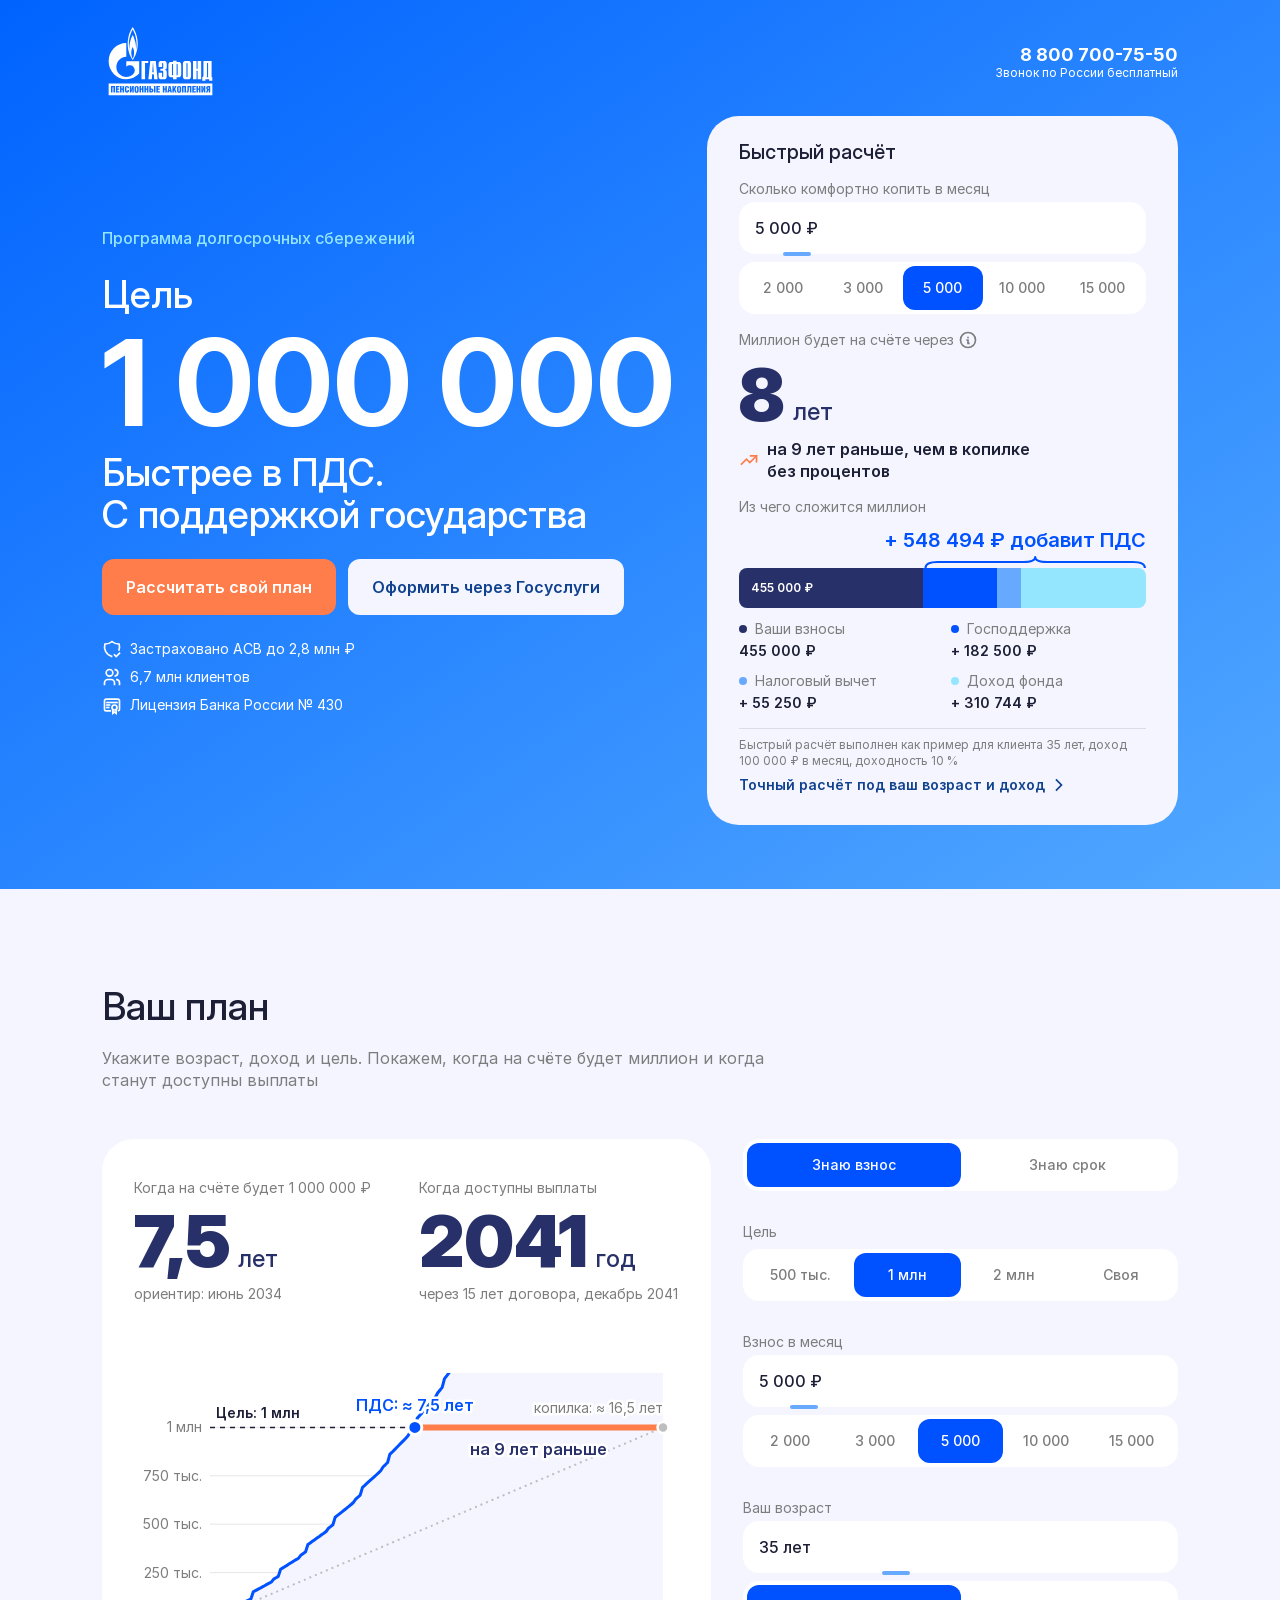
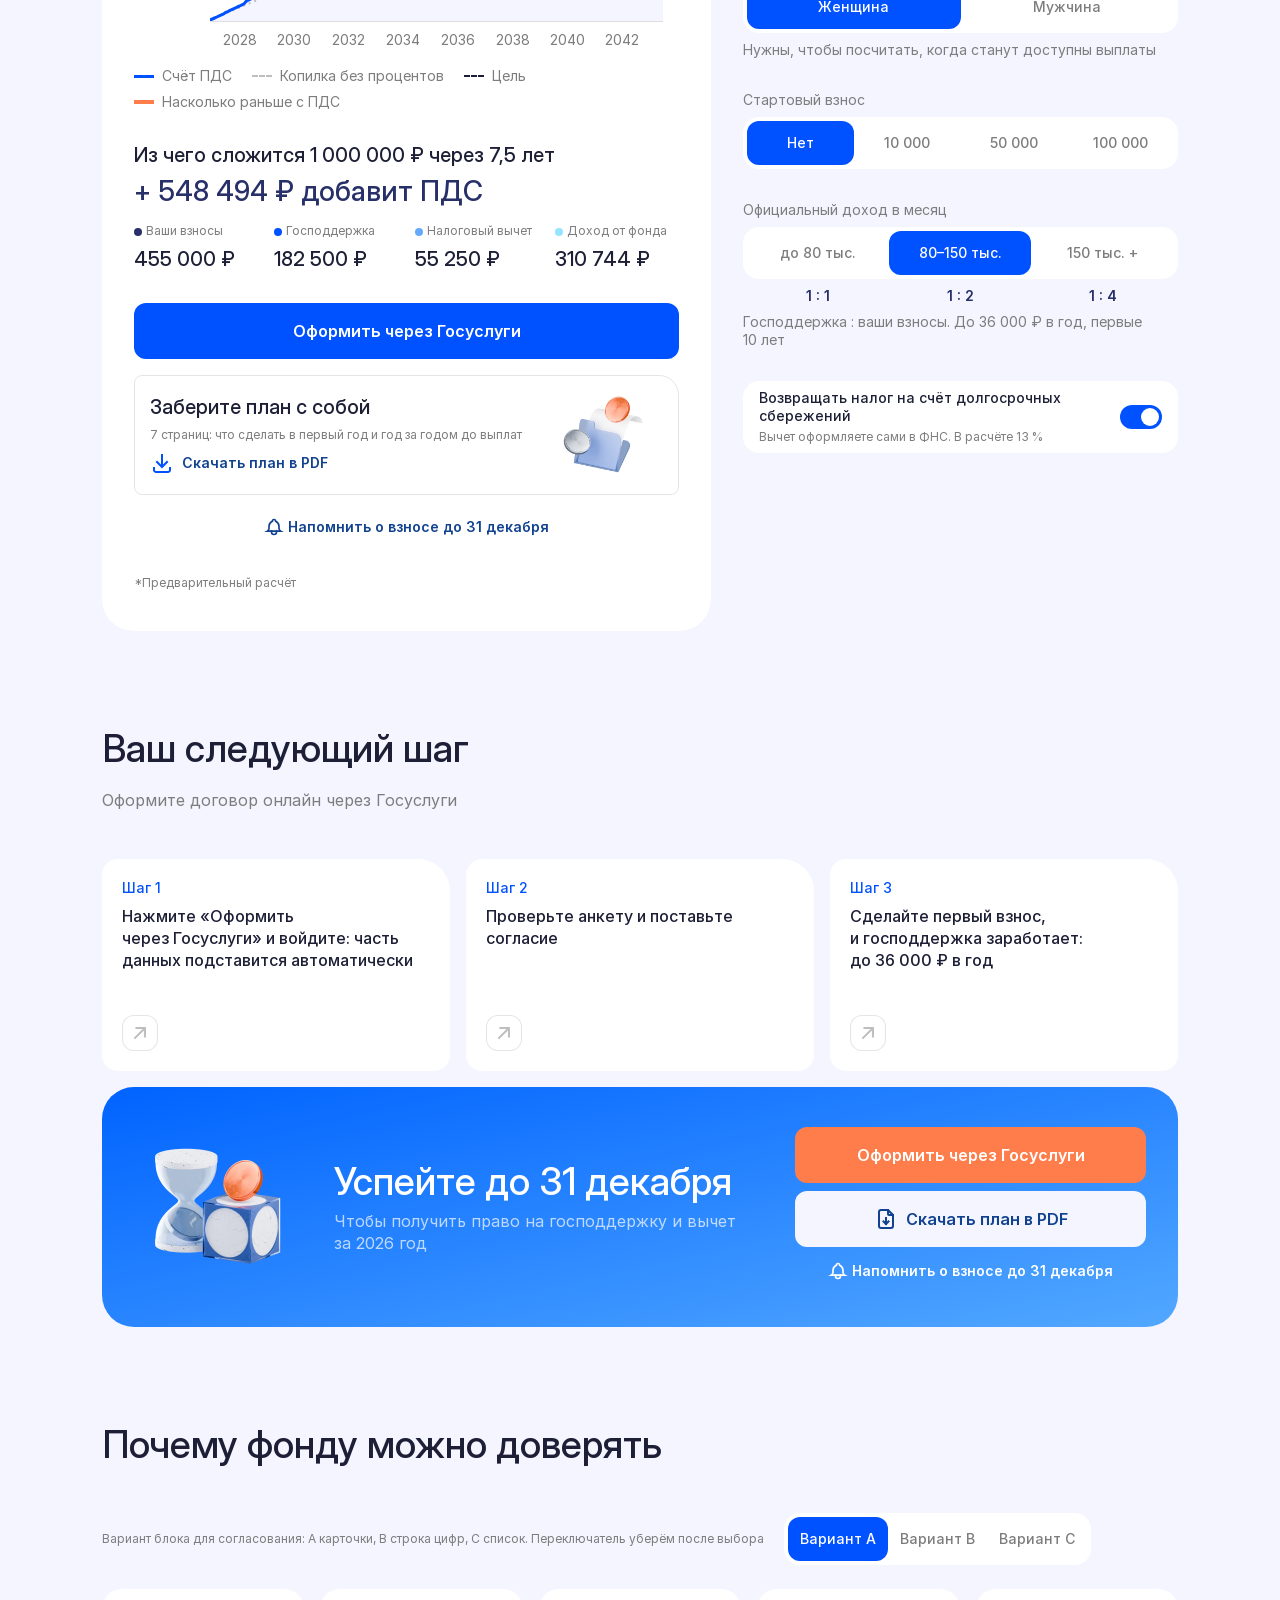
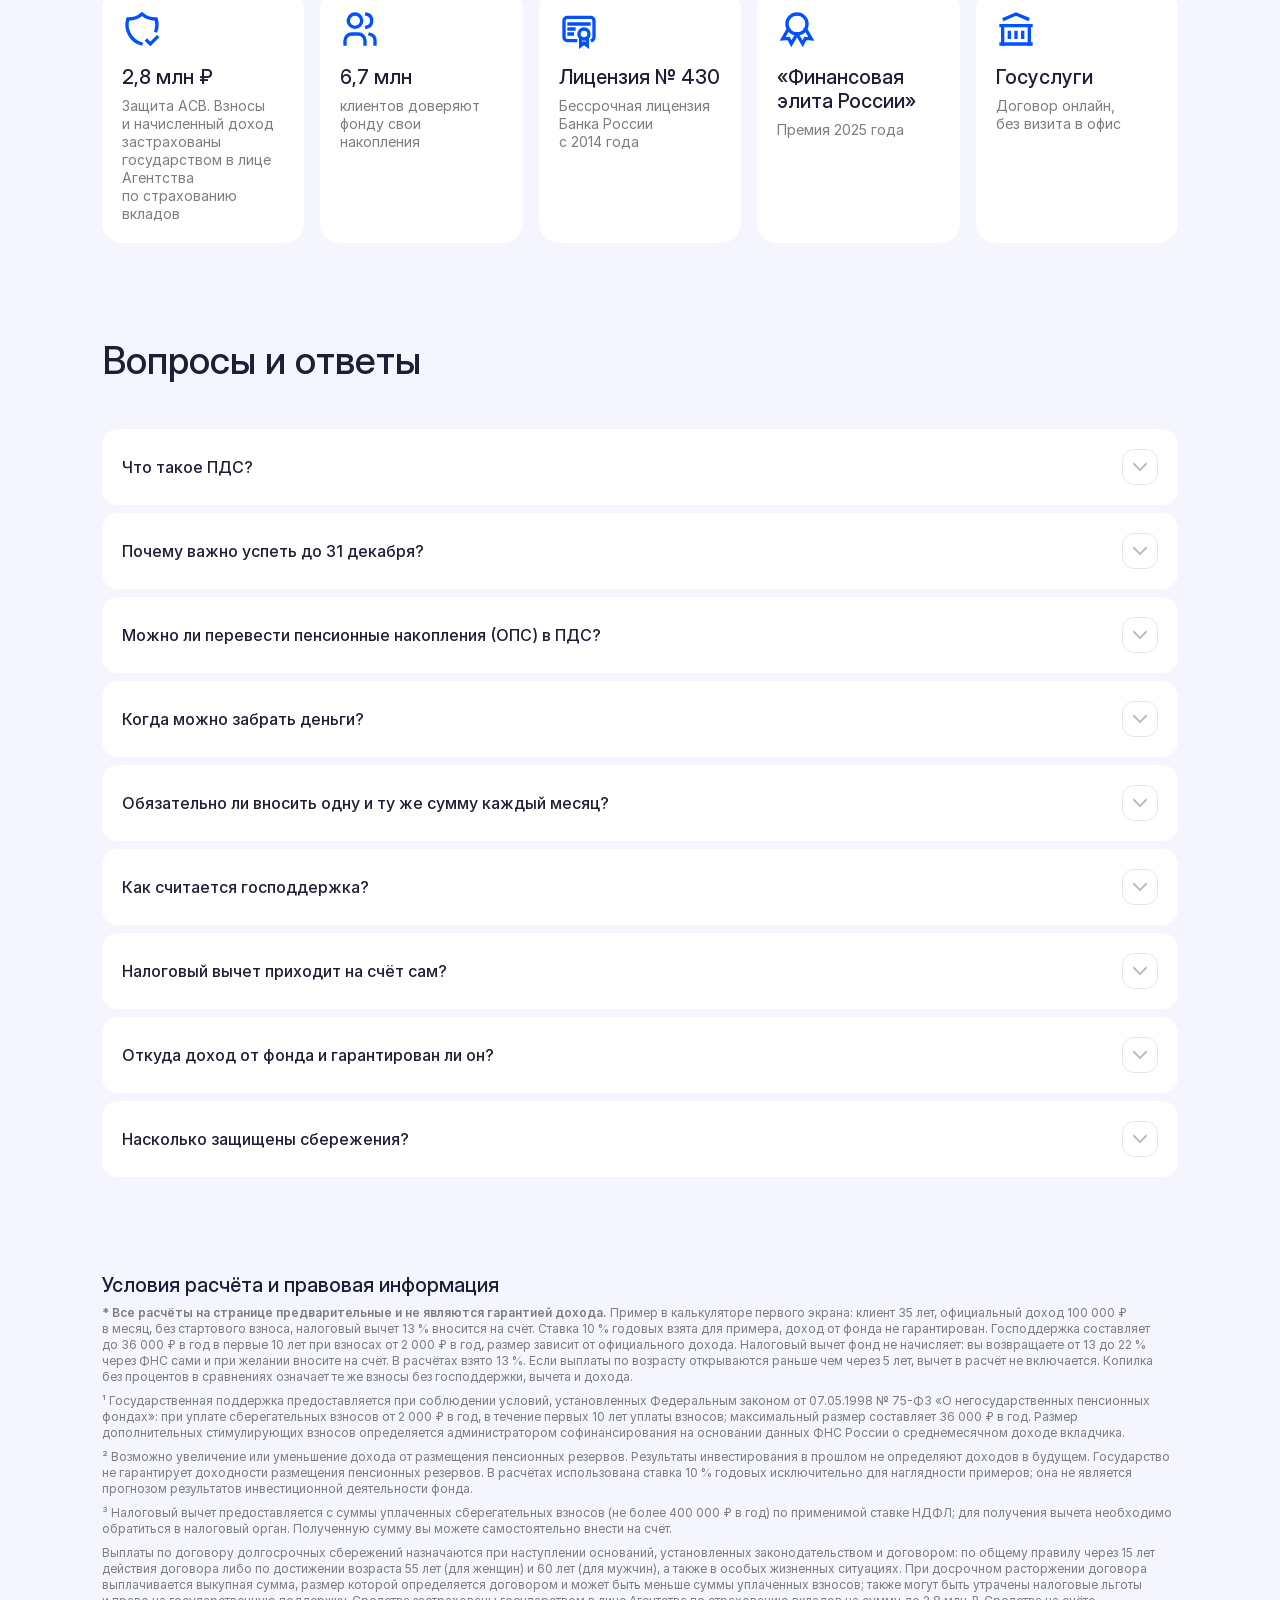
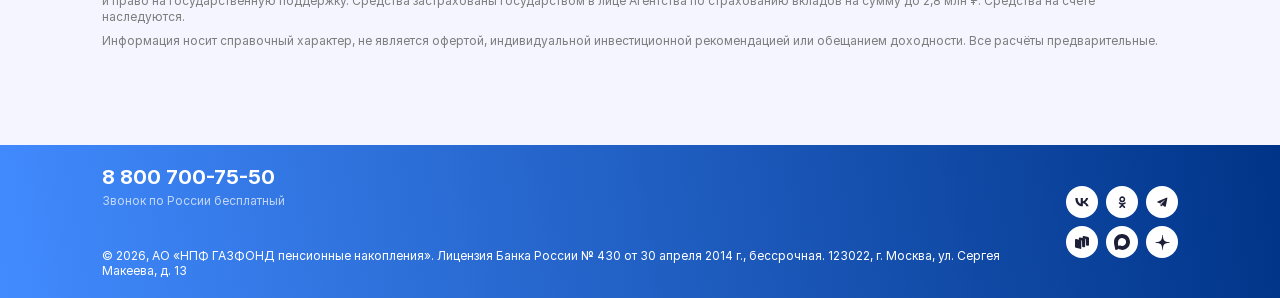
<file: v16/index.html>
<!doctype html>
<html lang="ru">
<head>
<meta charset="utf-8">
<meta name="viewport" content="width=device-width, initial-scale=1, viewport-fit=cover">
<title>Цель миллион · Программа долгосрочных сбережений · ГАЗФОНД пенсионные накопления</title>
<meta name="description" content="Копите в комфортном темпе. Государство может добавить до 36 000 ₽ в год, налоговый вычет вернёт от 13 до 22 % от взносов, фонд начисляет инвестиционный доход. Посчитайте свой план и оформите договор через Госуслуги.">
<link rel="icon" href="kit/assets/logo/favicon.svg">
<link rel="apple-touch-icon" href="img/apple-touch-icon.png">
<!-- Превью ссылки. После публикации проверьте полный адрес страницы -->
<meta property="og:type" content="website">
<meta property="og:locale" content="ru_RU">
<meta property="og:site_name" content="ГАЗФОНД пенсионные накопления">
<meta property="og:title" content="Цель миллион · программа долгосрочных сбережений">
<meta property="og:description" content="Копите в комфортном темпе. Государство может добавить до 36 000 ₽ в год, налоговый вычет вернёт от 13 до 22 % от взносов, фонд начисляет инвестиционный доход. Посчитайте свой план и оформите договор через Госуслуги.">
<meta property="og:url" content="https://million.gazfond-pn.com/v16/">
<meta property="og:image" content="https://million.gazfond-pn.com/v16/media/og-image.jpg">
<meta property="og:image:width" content="1200">
<meta property="og:image:height" content="630">
<meta name="twitter:card" content="summary_large_image">
<meta name="twitter:image" content="https://million.gazfond-pn.com/v16/media/og-image.jpg">
<!-- Яндекс Метрика: вставьте сюда код счётчика и укажите его номер в METRIKA_ID внизу страницы -->
<link rel="stylesheet" href="kit/gazfond.css">
<style>
/* «Клей» v16. Всё — токены и классы kit/gazfond.css. Отступления от кита собраны в ИЗМЕНЕНИЯ-v16.md, раздел «Отступления».
   Иерархия: синий — бренд (герой, подвал, ссылки), оранжевый — действие (только «Оформить через Госуслуги»),
   тёмно-синие крупные цифры — результат (роль цвета dark-blue в ките: «крупные цифры Cards/Main»). */
[hidden][hidden] { display: none; }

/* Поправки к киту до его обновления: сетка героя на мобайле, жирность 600, порядок .gf-medium/.gf-semibold */
.gf-hero__grid > * { min-width: 0; }
b, strong { font-weight: 600; }
.gf-medium.gf-medium { font-weight: 500; }
.gf-semibold.gf-semibold { font-weight: 600; }

/* ── Типографика для аудитории старшего возраста (EDITORIAL: основной текст не мельче 16/22) ──
   Кегли только из шкалы кита. Отступления: поля 16 вместо 14 (иначе iPhone увеличивает страницу при нажатии),
   кнопки lg 16 вместо 12/14, подписи полей 14 вместо 12, единица у крупной цифры строчными. */
.gf-calc__value, .gf-input__control { font: 500 16px/22px var(--gf-font); }
.gf-calc__label { font: var(--gf-type-body); }
.gf-btn--lg { font: 600 16px/22px var(--gf-font); }
@media (max-width: 767.98px) { .gf-btn--lg { height: 52px; font: 600 16px/22px var(--gf-font); } }
.m-field .gf-caption, .m-stat .gf-caption, .m-trust, .m-legend { font: var(--gf-type-body); }
.gf-faq__q { font: 500 16px/22px var(--gf-font); }
.gf-faq__a { font: var(--gf-type-body-big); }
@media (max-width: 767.98px) { .gf-card--instruction .gf-card__title { font: 500 16px/22px var(--gf-font); } }
.m-key .gf-calc__label { font: var(--gf-type-body); }
.m-stat .gf-card__stat-unit { font: var(--gf-type-title-2); text-transform: none; }
@media (max-width: 767.98px) { .m-title > span:not(.m-mega) { font: var(--gf-type-headline-3); } .m-title > span.m-tag { font: var(--gf-type-title-2); } }
@media (max-width: 359.98px) { .m-title > span.m-tag { font: var(--gf-type-title-3); } }

/* Воздух: между блоками 96 (мобайл 64), под заголовком секции 48 (мобайл 32) */
.gf-main { gap: var(--gf-space-2400); padding-bottom: var(--gf-space-2400); }
.gf-hero + .gf-main { padding-top: var(--gf-space-2400); }
.gf-section__head { gap: var(--gf-space-500); margin-bottom: var(--gf-space-1200); }
@media (max-width: 767.98px) {
  .gf-main { gap: var(--gf-space-1600); padding-bottom: var(--gf-space-1600); }
  .gf-hero + .gf-main { padding-top: var(--gf-space-1600); }
  .gf-section__head { margin-bottom: var(--gf-space-800); }
}

/* ── Первый экран ── */
.m-title { display: flex; flex-direction: column; gap: var(--gf-space-200); }
.m-title > span:not(.m-mega) { font: var(--gf-type-headline-2); }
.m-mega { font: var(--gf-type-number-xl); white-space: nowrap; }
@media (max-width: 1139.98px) { .m-mega { font: var(--gf-type-number-l); } }
@media (max-width: 767.98px) { .m-mega { font: 700 60px/60px var(--gf-font-display); } }
/* Первый экран v16: слева заголовок и действие, справа «Быстрый расчёт». Всё помещается в 900 px высоты на десктопе */
.m-hero-grid { grid-template-columns: minmax(0, 6fr) minmax(0, 5fr); gap: var(--gf-space-1000); margin-top: var(--gf-space-200); }
@media (max-width: 1139.98px) { .m-hero-grid { grid-template-columns: minmax(0, 1fr); } }
.gf-hero:has(.m-hero-grid) { padding-bottom: var(--gf-space-1600); }
@media (max-width: 767.98px) { .gf-hero:has(.m-hero-grid) { padding-bottom: var(--gf-space-1200); } }
.m-hero-body { gap: var(--gf-space-600); }
.m-hero-lead { max-width: 520px; }
.m-hero-cta { display: flex; flex-direction: column; gap: var(--gf-space-400); }
.m-deadline svg { flex: none; margin-top: var(--gf-space-50); color: var(--gf-color-light-blue); }
.m-deadline { display: flex; align-items: flex-start; gap: var(--gf-space-200); max-width: 520px; }
.m-trust { display: flex; flex-wrap: wrap; gap: var(--gf-space-300) var(--gf-space-600); margin: 0; padding: 0; list-style: none; }
.m-trust--list { flex-direction: column; flex-wrap: nowrap; gap: var(--gf-space-200); }
.m-trust li { display: flex; align-items: center; gap: var(--gf-space-200); }
.m-hcalc { display: flex; flex-direction: column; gap: var(--gf-space-400); color: var(--gf-color-dark); }
@media (min-width: 768px) { .m-hcalc { padding: var(--gf-space-600) var(--gf-space-800); } }
.m-hcalc-head { display: flex; justify-content: space-between; align-items: baseline; gap: var(--gf-space-300); }
.m-hcalc .gf-caption { color: var(--gf-color-gray-1); }
.m-hcalc-foot .gf-btn--tertiary { align-self: flex-start; }
.m-hcalc-foot { display: flex; flex-direction: column; gap: 0; padding-top: var(--gf-space-200); border-top: 1px solid var(--gf-stroke-black-10); }
.m-row { display: flex; align-items: flex-start; gap: var(--gf-space-200); }

/* ── Результат: крупная цифра Cards/Main ── */
.m-stat { display: flex; flex-direction: column; gap: var(--gf-space-200); }
.m-stat .gf-card__stat { flex-wrap: wrap; row-gap: 0; }
.m-win { display: flex; align-items: center; gap: var(--gf-space-200); }
.m-win svg { flex: none; color: var(--gf-color-orange); }

/* ── Диаграмма «что добавит ПДС»: ваши деньги серые, добавка ПДС — цветная ── */
.m-mx { display: flex; flex-direction: column; gap: var(--gf-space-300); }
.m-mx-lab { display: flex; justify-content: space-between; align-items: baseline; gap: var(--gf-space-200); }
.m-mx-track { position: relative; }
.m-mx-track--brace { padding-top: var(--gf-space-1000); }
.m-brace { position: absolute; top: 0; height: var(--gf-space-1000); display: flex; flex-direction: column; justify-content: flex-end; align-items: center; gap: var(--gf-space-100); color: var(--gf-color-blue-primary); white-space: nowrap; }
.m-brace svg { display: block; width: 100%; height: 12px; }
.m-bar { display: flex; height: 40px; border-radius: var(--gf-radius-micro); overflow: hidden; background: var(--gf-fill-3); }
.m-bar > i { display: flex; align-items: center; height: 100%; padding: 0 var(--gf-space-300); overflow: hidden; white-space: nowrap; font-style: normal; }
/* одна синяя гамма от тёмного к светлому: ваши деньги → что добавляет ПДС (замечание 4) */
.m-c-you { background: var(--gf-color-dark-blue); color: var(--gf-color-white); }
.m-c-jar { background: var(--gf-color-gray-2); color: var(--gf-color-dark); }
.m-c-gov { background: var(--gf-color-blue-primary); }
.m-c-tax { background: var(--gf-color-blue-tertiary); }
.m-c-fund { background: var(--gf-color-light-blue); }
.m-c-gap { color: var(--gf-color-gray-1); }
.m-key { display: grid; grid-template-columns: repeat(2, minmax(0, 1fr)); gap: var(--gf-space-300) var(--gf-space-400); }
.m-key > div { display: flex; flex-direction: column; gap: var(--gf-space-100); }
.m-dot { display: inline-block; flex: none; width: 8px; height: 8px; margin-right: var(--gf-space-100); border-radius: 50%; vertical-align: middle; }

/* ── Ваш план: на компьютере результат слева, параметры справа; на телефоне — два экрана, листаются ── */
.m-clip { position: relative; }
.m-track { display: grid; grid-template-columns: minmax(0, 7fr) minmax(0, 5fr); gap: var(--gf-space-800); align-items: start; }
.m-params { grid-column: 2; grid-row: 1; }
.m-result { grid-column: 1; grid-row: 1; }
.m-only-stacked { display: none; }
@media (min-width: 1140px) { .m-params, .m-result { position: sticky; top: var(--st, 24px); } }
@media (max-width: 1139.98px) {
  .m-clip { overflow: hidden; margin-inline: calc(-1 * var(--gf-page-padding)); padding-inline: var(--gf-page-padding); }
  .m-track { display: flex; align-items: flex-start; gap: calc(2 * var(--gf-page-padding)); }
  .m-track > * { flex: 0 0 100%; min-width: 0; }
  .m-only-stacked { display: inline-flex; }
}
.m-result { gap: var(--gf-space-1000); }
@media (max-width: 767.98px) { .m-result { gap: var(--gf-space-800); } }
.m-stats { display: grid; grid-template-columns: repeat(2, minmax(0, 1fr)); gap: var(--gf-space-600); }
@media (max-width: 767.98px) { .m-stats { grid-template-columns: minmax(0, 1fr); } }
.m-note { display: flex; align-items: flex-start; gap: var(--gf-space-300); padding: var(--gf-space-400) var(--gf-space-500); border-radius: var(--gf-radius-small); }
.m-note > svg { color: var(--gf-color-gray-1); }
.m-chart { position: relative; touch-action: pan-y; }
.m-chart svg { width: 100%; height: auto; font-family: var(--gf-font); }
.m-chart .gf-callout { position: absolute; z-index: 2; pointer-events: none; }
.m-legend { display: flex; flex-wrap: wrap; gap: var(--gf-space-200) var(--gf-space-500); margin: var(--gf-space-300) 0 0; padding: 0; list-style: none; }
.m-legend li { display: inline-flex; align-items: center; gap: var(--gf-space-200); }
.m-legend i { display: inline-block; width: 20px; height: 0; }
.m-sw-pds { border-top: 3px solid var(--gf-color-blue-primary); }
.m-sw-jar { border-top: 2px dashed var(--gf-color-gray-2); }
.m-sw-goal { border-top: 2px dashed var(--gf-color-dark); }
.m-sw-gap { border-top: 4px solid var(--gf-color-orange); }
.m-bd { display: grid; grid-template-columns: repeat(4, minmax(0, 1fr)); gap: var(--gf-space-400); }
@media (max-width: 1139.98px) { .m-bd { grid-template-columns: repeat(2, minmax(0, 1fr)); } }
.m-params { gap: var(--gf-space-800); }
.m-field { display: flex; flex-direction: column; gap: var(--gf-space-200); }
/* пять сумм помещаются в строку и на телефоне, без прокрутки переключателя */
@media (max-width: 767.98px) { .m-fit { overflow: visible; } .m-fit .gf-segmented__item { flex: 1 1 0; min-width: 0; padding: 0 var(--gf-space-100); } }

/* ── Кнопка внизу экрана на телефоне ── */
.m-mbar { display: none; position: fixed; left: 0; right: 0; bottom: 0; z-index: 30; padding: var(--gf-space-300) var(--gf-space-400) calc(var(--gf-space-300) + env(safe-area-inset-bottom)); background: var(--gf-bg-page); }
@media (max-width: 767.98px) { .m-mbar { display: block; visibility: hidden; } .m-mbar.is-shown { visibility: visible; } }

/* ── Меню календарей, сообщения ── */
.m-cm { position: fixed; inset: 0; z-index: 40; }
.m-cm-scrim { position: absolute; inset: 0; }
.m-cm .gf-menu { position: fixed; top: auto; bottom: auto; width: 320px; min-width: 0; box-shadow: var(--gf-shadow-popover); }
.m-cm-head { display: flex; flex-direction: column; gap: var(--gf-space-100); padding: var(--gf-space-400) var(--gf-space-500) var(--gf-space-200); }
.m-cm .gf-menu__item { flex-direction: column; align-items: flex-start; gap: var(--gf-space-50); }
@media (max-width: 767.98px) { .m-cm .gf-menu { left: var(--gf-space-400); right: var(--gf-space-400); bottom: var(--gf-space-400); width: auto; } }
.m-toast { position: fixed; z-index: 50; }
.m-pop { position: fixed; left: var(--gf-space-400); bottom: var(--gf-space-400); z-index: 35; }

/* ── Слой движения (отступление от кита №3). Включается классом m-motion на <html>, только если посетитель
      не просил уменьшить движение. Выключить целиком: MOTION = false в начале скрипта. ── */
.gf-segmented { position: relative; isolation: isolate; }
.m-thumb { display: none; }
.m-motion .m-thumb { display: block; position: absolute; z-index: 0; top: var(--gf-space-100); bottom: var(--gf-space-100); left: 0; width: 0; border-radius: var(--gf-radius-small-2); background: var(--gf-color-blue-primary); pointer-events: none; }
.m-motion .gf-segmented__item { position: relative; z-index: 1; transition: color .15s ease; }
.m-motion .gf-segmented__item.is-active { background: transparent; }
.m-motion .gf-btn, .m-motion .gf-segmented__item { transition: background-color .15s ease, color .15s ease, transform .12s ease; }
.m-motion .gf-btn:active, .m-motion .gf-segmented__item:active { transform: scale(.97); }
.m-motion .m-bar > i { transition: width .5s cubic-bezier(.22, 1, .36, 1); }
.m-motion .m-brace { transition: left .5s cubic-bezier(.22, 1, .36, 1), width .5s cubic-bezier(.22, 1, .36, 1); }
.m-motion .gf-faq { overflow: hidden; }

/* шапка: «Цель / 1 000 000 / Быстрее. С поддержкой государства» — размеры по экранам */
@media (max-width: 767.98px) { .gf-hero .m-title > span:not(.m-mega) { font: var(--gf-type-headline-3); } .gf-hero .m-title > span.m-tag { font: var(--gf-type-title-2); } }
@media (max-width: 359.98px) { .gf-hero .m-title > span.m-tag { font: var(--gf-type-title-3); } }

/* ════════ v16 (ТЗ-v16.md) ════════ */
/* 2: одна ширина поля заголовка у всех секций; абзац под заголовком в мере кита */
.gf-section__head { max-width: none; }
.gf-section__head > p { max-width: var(--gf-measure); }
/* 1.6: левый блок по центру карточки расчёта — это align-items: center сетки героя кита, как в v15 */
/* 1.2: иконка «i» вместо звёздочки, ведёт к условиям */
.m-lab-i { display: inline-flex; align-items: center; gap: var(--gf-space-100); }
.m-info { display: inline-flex; color: var(--gf-color-gray-1); }
.m-info:hover { color: var(--gf-color-blue-primary); }
/* 1.3: «добавит ПДС» крупнее, цвет прежний синий */
.m-brace-t { font: 600 20px/24px var(--gf-font); }
/* 3.5: соотношение господдержки под кнопками дохода */
.m-eq .gf-segmented__item { flex: 1 1 0; min-width: 0; }
.m-ratio { display: grid; grid-template-columns: repeat(3, minmax(0, 1fr)); padding: 0 var(--gf-space-100); text-align: center; font: 600 14px/18px var(--gf-font); color: var(--gf-color-dark-blue); }
/* 3.8: ровные расстояния в результате: 32 между группами (телефон 24), 16 внутри */
.m-result { gap: var(--gf-space-800); }
@media (max-width: 767.98px) { .m-result { gap: var(--gf-space-600); } }
.m-acts { display: flex; flex-direction: column; gap: var(--gf-space-400); }
.m-center { display: flex; justify-content: center; }
/* 3.11: план в PDF — карточка файла кита (Cards/File) */
.m-file { flex-direction: row; align-items: center; justify-content: space-between; gap: var(--gf-space-400); width: 100%; border: 0; text-align: left; font: inherit; cursor: pointer; }
.m-file-txt { display: flex; flex-direction: column; gap: var(--gf-space-200); min-width: 0; }
.m-file .gf-file__title { font: var(--gf-type-title-3); }
.m-file .gf-file__link { font-weight: 600; color: var(--gf-color-blue-quaternary); }
.m-file .gf-file__link > svg { color: var(--gf-color-blue-primary); }
.m-file img { flex: none; width: 88px; height: 88px; }
@media (max-width: 767.98px) { .m-file img { width: 64px; height: 64px; } }
/* 4.4: баннер «Успейте до 31 декабря»: сетка v15, синяя панель кита */
.m-go { display: grid; grid-template-columns: auto minmax(0, 6fr) minmax(0, 5fr); gap: var(--gf-space-1000); align-items: center; margin-top: var(--gf-gutter); }
.m-go img { width: 160px; height: 160px; }
@media (max-width: 1139.98px) { .m-go { grid-template-columns: auto minmax(0, 1fr); } .m-go > :last-child { grid-column: 1 / -1; } }
@media (max-width: 767.98px) { .m-go { grid-template-columns: minmax(0, 1fr); gap: var(--gf-space-600); } .m-go img { width: 120px; height: 120px; } }
.m-go .gf-btn--tertiary { color: var(--gf-color-white); }
.m-go .gf-btn--tertiary:hover { color: var(--gf-white-70); }
/* 6: проверка телефона — на 320 px ссылка точного расчёта переносится, а не вылезает за карточку */
.m-hcalc-foot .gf-btn--tertiary { height: auto; min-height: 32px; white-space: normal; text-align: left; }
/* 5: варианты блока доверия */
.m-variant { display: flex; flex-wrap: wrap; align-items: center; gap: var(--gf-space-300) var(--gf-space-500); margin-bottom: var(--gf-space-600); }
.m-tv-a { display: grid; grid-template-columns: repeat(5, minmax(0, 1fr)); gap: var(--gf-gutter); }
.m-tv-a .gf-card--icon { min-height: 0; gap: var(--gf-space-400); padding: var(--gf-space-500); }
.m-tv-a .gf-card__title { font: var(--gf-type-title-3); }
@media (max-width: 1139.98px) { .m-tv-a { grid-template-columns: repeat(3, minmax(0, 1fr)); } }
@media (max-width: 767.98px) { .m-tv-a { grid-template-columns: repeat(2, minmax(0, 1fr)); } .m-tv-a > :last-child { grid-column: 1 / -1; } }
.m-tv-b { display: grid; grid-template-columns: repeat(5, minmax(0, 1fr)); padding: var(--gf-space-800) 0; background: var(--gf-fill-2); }
.m-tv-b > div { display: flex; flex-direction: column; gap: var(--gf-space-200); padding: 0 var(--gf-space-600); border-left: 1px solid var(--gf-stroke-black-10); }
.m-tv-b > div:first-child { border-left: 0; }
.m-tv-num { font: var(--gf-type-headline-3); color: var(--gf-color-dark-blue); white-space: nowrap; }
@media (max-width: 1139.98px) { .m-tv-b { grid-template-columns: repeat(2, minmax(0, 1fr)); row-gap: var(--gf-space-600); padding: var(--gf-space-600) 0; } .m-tv-b > div:nth-child(odd) { border-left: 0; } }
@media (max-width: 767.98px) { .m-tv-b { grid-template-columns: minmax(0, 1fr); padding: var(--gf-space-200) var(--gf-space-400); row-gap: 0; } .m-tv-b > div { padding: var(--gf-space-400) 0; border-left: 0; border-top: 1px solid var(--gf-stroke-black-10); } .m-tv-b > div:first-child { border-top: 0; } }
.m-tv-c { display: grid; grid-template-columns: repeat(2, minmax(0, 1fr)); gap: 0 var(--gf-space-1000); margin: 0; padding: var(--gf-space-400) var(--gf-space-800); list-style: none; background: var(--gf-fill-2); }
.m-tv-c li { display: flex; align-items: flex-start; gap: var(--gf-space-400); padding: var(--gf-space-400) 0; border-top: 1px solid var(--gf-stroke-black-10); }
.m-tv-c li:nth-child(-n+2) { border-top: 0; }
.m-tv-c li > svg { flex: none; margin-top: var(--gf-space-50); color: var(--gf-color-blue-primary); }
.m-tv-c li > div { display: flex; flex-direction: column; gap: var(--gf-space-50); }
@media (max-width: 767.98px) { .m-tv-c { grid-template-columns: minmax(0, 1fr); padding: var(--gf-space-100) var(--gf-space-400); } .m-tv-c li:nth-child(2) { border-top: 1px solid var(--gf-stroke-black-10); } }
</style>
</head>
<body>
<div class="gf-page">

<!-- ═══ Первый экран: синий герой кита. Главное — огромная цифра цели и калькулятор с крупным результатом ═══ -->
<section class="gf-hero gf-on-accent" id="hero">
  <div class="gf-container">
    <header class="gf-header">
      <a class="gf-header__logo" href="https://gazfond-pn.ru/" target="_blank" rel="noopener" data-goal="site_link"><img src="kit/assets/logo/gf-logo-white.svg" alt="ГАЗФОНД пенсионные накопления" width="117" height="76"></a>
      <div class="gf-header__contacts">
        <a class="gf-header__phone" href="tel:88007007550" data-goal="call" data-pos="header">8 800 700-75-50</a>
        <span class="gf-header__hint">Звонок по&nbsp;России бесплатный</span>
      </div>
    </header>
    <div class="gf-hero__grid m-hero-grid">
      <!-- Левая колонка: одна мысль и одно действие (замечания 7, 9, 10) -->
      <div class="gf-hero__body m-hero-body">
        <span class="gf-overline gf-overline--big">Программа долгосрочных сбережений</span>
        <h1 class="gf-hero__title m-title"><span>Цель</span><span class="m-mega" id="heroMega">1&nbsp;000&nbsp;000</span><span class="m-tag">Быстрее в&nbsp;ПДС.<br><span class="gf-nowrap">С&nbsp;поддержкой государства</span></span></h1>
        <div class="m-hero-cta">
          <div class="gf-btn-row gf-btn-row--stack">
            <a class="gf-btn gf-btn--orange gf-btn--lg" href="#calc" data-goal="calc_detail_open" data-pos="hero">Рассчитать свой план</a>
            <a class="gf-btn gf-btn--lg" id="heroCta" href="https://contract-pds.gazfond-pn.ru/?u=nakopimillion&amp;utm_source=landing_million&amp;utm_medium=hero&amp;utm_campaign=pds_million_v16" target="_blank" rel="noopener" data-goal="cta_contract" data-pos="hero">Оформить через Госуслуги</a>
          </div>
        </div>
        <ul class="m-trust m-trust--list">
          <li><svg class="gf-icon gf-icon--20" aria-hidden="true" xmlns="http://www.w3.org/2000/svg" width="24" height="24" viewBox="0 0 24 24" fill="none" stroke="currentColor" stroke-width="2" stroke-linecap="square" stroke-linejoin="miter"><path stroke="none" d="M0 0h24v24H0z" fill="none" /><path d="M11.46 20.846a12 12 0 0 1 -7.96 -14.846a12 12 0 0 0 8.5 -3a12 12 0 0 0 8.5 3a12 12 0 0 1 -.09 7.06" /><path d="M15 19l2 2l4 -4" /></svg>Застраховано АСВ до&nbsp;2,8&nbsp;млн&nbsp;₽</li>
          <li><svg class="gf-icon gf-icon--20" aria-hidden="true" xmlns="http://www.w3.org/2000/svg" width="24" height="24" viewBox="0 0 24 24" fill="none" stroke="currentColor" stroke-width="2" stroke-linecap="square" stroke-linejoin="miter"><path stroke="none" d="M0 0h24v24H0z" fill="none" /><path d="M5 7a4 4 0 1 0 8 0a4 4 0 1 0 -8 0" /><path d="M3 21v-2a4 4 0 0 1 4 -4h4a4 4 0 0 1 4 4v2" /><path d="M16 3.13a4 4 0 0 1 0 7.75" /><path d="M21 21v-2a4 4 0 0 0 -3 -3.85" /></svg>6,7&nbsp;млн клиентов</li>
          <li><svg class="gf-icon gf-icon--20" aria-hidden="true" xmlns="http://www.w3.org/2000/svg" width="24" height="24" viewBox="0 0 24 24" fill="none" stroke="currentColor" stroke-width="2" stroke-linecap="square" stroke-linejoin="miter"><path stroke="none" d="M0 0h24v24H0z" fill="none" /><path d="M12 15a3 3 0 1 0 6 0a3 3 0 1 0 -6 0" /><path d="M13 17.5v4.5l2 -1.5l2 1.5v-4.5" /><path d="M10 19h-5a2 2 0 0 1 -2 -2v-10c0 -1.1 .9 -2 2 -2h14a2 2 0 0 1 2 2v10a2 2 0 0 1 -1 1.73" /><path d="M6 9l12 0" /><path d="M6 12l3 0" /><path d="M6 15l2 0" /></svg>Лицензия Банка России №&nbsp;430</li>
          <li data-proof hidden><svg class="gf-icon gf-icon--20" aria-hidden="true" xmlns="http://www.w3.org/2000/svg" width="24" height="24" viewBox="0 0 24 24" fill="none" stroke="currentColor" stroke-width="2" stroke-linecap="square" stroke-linejoin="miter"><path stroke="none" d="M0 0h24v24H0z" fill="none" /><path d="M4 5a2 2 0 0 1 2 -2h12a2 2 0 0 1 2 2v14a2 2 0 0 1 -2 2h-12a2 2 0 0 1 -2 -2l0 -14" /><path d="M8 8a1 1 0 0 1 1 -1h6a1 1 0 0 1 1 1v1a1 1 0 0 1 -1 1h-6a1 1 0 0 1 -1 -1l0 -1" /><path d="M8 14l0 .01" /><path d="M12 14l0 .01" /><path d="M16 14l0 .01" /><path d="M8 17l0 .01" /><path d="M12 17l0 .01" /><path d="M16 17l0 .01" /></svg><span data-proof-text></span></li>
        </ul>
      </div>

      <!-- Правая колонка: явно «Быстрый расчёт» (замечания 2, 3, 4, 8, 11) -->
      <div class="gf-panel gf-bg-page m-hcalc" id="hcalc">
        <div class="m-hcalc-head">
          <h2 class="gf-h5">Быстрый расчёт</h2>
        </div>
        <div class="m-field">
          <div class="gf-calc">
            <label class="gf-calc__label" for="hOwn">Сколько комфортно копить в&nbsp;месяц</label>
            <span class="gf-calc__field">
              <input class="gf-calc__value" id="hOwn" type="text" inputmode="numeric" autocomplete="off" value="5 000 ₽" aria-label="Взнос в месяц, рублей">
              <input class="gf-calc__range" type="range" id="hMonthly" min="1000" max="50000" step="500" value="5000" aria-label="Взнос в месяц, ползунок">
            </span>
          </div>
          <div class="gf-segmented m-fit" id="hPresets" role="group" aria-label="Быстрый выбор взноса">
            <button class="gf-segmented__item" type="button" data-v="2000" aria-pressed="false">2&nbsp;000</button>
            <button class="gf-segmented__item" type="button" data-v="3000" aria-pressed="false">3&nbsp;000</button>
            <button class="gf-segmented__item is-active" type="button" data-v="5000" aria-pressed="true">5&nbsp;000</button>
            <button class="gf-segmented__item" type="button" data-v="10000" aria-pressed="false">10&nbsp;000</button>
            <button class="gf-segmented__item" type="button" data-v="15000" aria-pressed="false">15&nbsp;000</button>
          </div>
        </div>
        <div class="m-stat" aria-live="polite">
          <span class="gf-calc__label m-lab-i">Миллион будет на&nbsp;счёте через<a class="m-info" href="#legal" aria-label="Условия расчёта"><svg class="gf-icon gf-icon--20" aria-hidden="true" xmlns="http://www.w3.org/2000/svg" width="24" height="24" viewBox="0 0 24 24" fill="none" stroke="currentColor" stroke-width="2" stroke-linecap="square" stroke-linejoin="miter"><path stroke="none" d="M0 0h24v24H0z" fill="none" /><path d="M3 12a9 9 0 1 0 18 0a9 9 0 0 0 -18 0" /><path d="M12 9h.01" /><path d="M11 12h1v4h1" /></svg></a></span>
          <div class="gf-card__stat"><span class="gf-card__stat-num" id="hNum">8</span><span class="gf-card__stat-unit" id="hUnit">лет</span></div>
          <p class="gf-lead gf-semibold m-win"><svg class="gf-icon gf-icon--20" aria-hidden="true" xmlns="http://www.w3.org/2000/svg" width="24" height="24" viewBox="0 0 24 24" fill="none" stroke="currentColor" stroke-width="2" stroke-linecap="square" stroke-linejoin="miter"><path stroke="none" d="M0 0h24v24H0z" fill="none" /><path d="M3 17l6 -6l4 4l8 -8" /><path d="M14 7l7 0l0 7" /></svg><span id="hPlus">на&nbsp;9&nbsp;лет раньше, чем в&nbsp;копилке без&nbsp;процентов</span></p>
        </div>
        <div class="m-mx" id="mx">
          <span class="gf-calc__label">Из&nbsp;чего сложится миллион</span>
          <div class="m-mx-track m-mx-track--brace">
            <div class="m-brace" id="mxBrace" aria-hidden="true"><span class="m-brace-t" id="mxBraceT">+ 554&nbsp;986&nbsp;₽ добавит ПДС</span><svg id="mxBraceS" preserveAspectRatio="none"><path id="mxBraceP" fill="none" stroke="currentColor" stroke-width="2" stroke-linecap="round" stroke-linejoin="round"/></svg></div>
            <div class="m-bar"><i class="m-c-you" id="mxYou"><span class="gf-caption-1 gf-semibold" id="mxYouV">455&nbsp;000&nbsp;₽</span></i><i class="m-c-gov" id="mxGov"></i><i class="m-c-tax" id="mxTax"></i><i class="m-c-fund" id="mxFund"></i></div>
          </div>
          <div class="m-key">
            <div><span class="gf-calc__label"><span class="m-dot m-c-you"></span>Ваши взносы</span><b class="gf-text gf-semibold" id="mkYou">455&nbsp;000&nbsp;₽</b></div>
            <div><span class="gf-calc__label"><span class="m-dot m-c-gov"></span>Господдержка</span><b class="gf-text gf-semibold" id="mkGov">+ 187&nbsp;500&nbsp;₽</b></div>
            <div><span class="gf-calc__label"><span class="m-dot m-c-tax"></span>Налоговый вычет</span><b class="gf-text gf-semibold" id="mkTax">+ 56&nbsp;550&nbsp;₽</b></div>
            <div><span class="gf-calc__label"><span class="m-dot m-c-fund"></span>Доход фонда</span><b class="gf-text gf-semibold" id="mkInc">+ 310&nbsp;936&nbsp;₽</b></div>
          </div>
        </div>
        <div class="m-hcalc-foot">
          <p class="gf-caption">Быстрый расчёт выполнен как пример для&nbsp;клиента 35&nbsp;лет, доход 100&nbsp;000&nbsp;₽ в&nbsp;месяц, доходность 10&nbsp;%</p>
          <a class="gf-btn gf-btn--tertiary" href="#calc" data-goal="calc_detail_open" data-pos="hero_card">Точный расчёт под&nbsp;ваш возраст и&nbsp;доход <svg class="gf-icon" xmlns="http://www.w3.org/2000/svg" width="24" height="24" viewBox="0 0 24 24" fill="currentColor" aria-hidden="true"><path d="M7.58594 6L13.5859 12L7.58594 18L9 19.4141L16.4141 12L9 4.58594L7.58594 6Z"/></svg></a>
        </div>
      </div>
    </div>
  </div>
</section>

<main class="gf-main">

  <!-- ═══ Ваш план ═══ -->
  <section class="gf-section gf-container" id="calc" aria-labelledby="calcH">
    <div class="gf-section__head">
      <h2 class="gf-h2" id="calcH">Ваш план</h2>
      <p class="gf-lead gf-c-secondary">Укажите возраст, доход и&nbsp;цель. Покажем, когда на&nbsp;счёте будет миллион и&nbsp;когда станут доступны выплаты</p>
    </div>
    <div class="m-clip" id="calcClip">
     <div class="m-track" id="calcTrack">
      <div class="m-params gf-stack" id="pParams">
        <!-- ТЗ 3.9: режим → цель → взнос или срок → возраст → стартовый взнос → доход → вычет -->
        <div class="gf-segmented" id="modeSeg" role="group" aria-label="Что считаем">
          <button class="gf-segmented__item is-active" type="button" data-mode="monthly" aria-pressed="true">Знаю взнос</button>
          <button class="gf-segmented__item" type="button" data-mode="term" aria-pressed="false">Знаю срок</button>
        </div>
        <div class="m-field">
          <span class="gf-calc__label">Цель</span>
          <div class="gf-segmented" id="goalSeg" role="group" aria-label="Сумма цели">
            <button class="gf-segmented__item" type="button" data-v="500000" aria-pressed="false">500&nbsp;тыс.</button>
            <button class="gf-segmented__item is-active" type="button" data-v="1000000" aria-pressed="true">1&nbsp;млн</button>
            <button class="gf-segmented__item" type="button" data-v="2000000" aria-pressed="false">2&nbsp;млн</button>
            <button class="gf-segmented__item" type="button" data-v="custom" aria-pressed="false">Своя</button>
          </div>
          <label class="gf-input" id="goalCustom" hidden><input class="gf-input__control" id="goalNum" type="text" inputmode="numeric" autocomplete="off" value="1000000" placeholder="1 000 000"><span class="gf-input__label">Своя цель, ₽</span></label>
        </div>
        <div class="m-field" id="fieldMonthly">
          <div class="gf-calc">
            <label class="gf-calc__label" for="monthlyNum">Взнос в&nbsp;месяц</label>
            <span class="gf-calc__field">
              <input class="gf-calc__value" id="monthlyNum" type="text" inputmode="numeric" autocomplete="off" value="5 000 ₽" aria-label="Взнос в месяц, рублей">
              <input class="gf-calc__range" type="range" id="monthly" min="1000" max="50000" step="500" value="5000" aria-label="Взнос в месяц, ползунок">
            </span>
          </div>
          <div class="gf-segmented m-fit" id="presetSeg" role="group" aria-label="Быстрый выбор взноса">
            <button class="gf-segmented__item" type="button" data-v="2000" aria-pressed="false">2&nbsp;000</button>
            <button class="gf-segmented__item" type="button" data-v="3000" aria-pressed="false">3&nbsp;000</button>
            <button class="gf-segmented__item is-active" type="button" data-v="5000" aria-pressed="true">5&nbsp;000</button>
            <button class="gf-segmented__item" type="button" data-v="10000" aria-pressed="false">10&nbsp;000</button>
            <button class="gf-segmented__item" type="button" data-v="15000" aria-pressed="false">15&nbsp;000</button>
          </div>
        </div>
        <div class="m-field" id="fieldTerm" hidden>
          <div class="gf-calc">
            <label class="gf-calc__label" for="years">Хочу накопить за</label>
            <span class="gf-calc__field">
              <output class="gf-calc__value" id="yearsOut" for="years">5&nbsp;лет</output>
              <input class="gf-calc__range" type="range" id="years" min="2" max="15" step="1" value="5" aria-label="Срок накопления, лет">
            </span>
          </div>
        </div>
        <div class="m-field">
          <div class="gf-calc">
            <label class="gf-calc__label" for="age">Ваш возраст</label>
            <span class="gf-calc__field">
              <output class="gf-calc__value" id="ageOut" for="age">35&nbsp;лет</output>
              <input class="gf-calc__range" type="range" id="age" min="18" max="70" step="1" value="35" aria-label="Возраст, лет">
            </span>
          </div>
          <div class="gf-segmented" id="sexSeg" role="group" aria-label="Пол">
            <button class="gf-segmented__item is-active" type="button" data-sex="f" aria-pressed="true">Женщина</button>
            <button class="gf-segmented__item" type="button" data-sex="m" aria-pressed="false">Мужчина</button>
          </div>
          <p class="gf-caption">Нужны, чтобы посчитать, когда станут доступны выплаты</p>
        </div>
        <div class="m-field">
          <span class="gf-calc__label">Стартовый взнос</span>
          <div class="gf-segmented m-fit" id="firstSeg" role="group" aria-label="Стартовый взнос">
            <button class="gf-segmented__item is-active" type="button" data-v="0" aria-pressed="true">Нет</button>
            <button class="gf-segmented__item" type="button" data-v="10000" aria-pressed="false">10&nbsp;000</button>
            <button class="gf-segmented__item" type="button" data-v="50000" aria-pressed="false">50&nbsp;000</button>
            <button class="gf-segmented__item" type="button" data-v="100000" aria-pressed="false">100&nbsp;000</button>
          </div>
        </div>
        <div class="m-field">
          <span class="gf-calc__label">Официальный доход в&nbsp;месяц</span>
          <div class="gf-segmented m-eq" id="incomeSeg" role="group" aria-label="Среднемесячный доход">
            <button class="gf-segmented__item" type="button" data-k="1" aria-pressed="false">до&nbsp;80&nbsp;тыс.</button>
            <button class="gf-segmented__item is-active" type="button" data-k="0.5" aria-pressed="true">80–150&nbsp;тыс.</button>
            <button class="gf-segmented__item" type="button" data-k="0.25" aria-pressed="false">150&nbsp;тыс. +</button>
          </div>
          <!-- ТЗ 3.5: господдержка короткими соотношениями под кнопками дохода -->
          <div class="m-ratio" aria-hidden="true"><span>1&nbsp;:&nbsp;1</span><span>1&nbsp;:&nbsp;2</span><span>1&nbsp;:&nbsp;4</span></div>
          <p class="gf-caption">Господдержка : ваши взносы. До&nbsp;36&nbsp;000&nbsp;₽ в&nbsp;год, первые 10&nbsp;лет</p>
        </div>
        <label class="gf-field-toggle">
          <span class="gf-field-toggle__text"><span class="gf-field-toggle__label">Возвращать налог на&nbsp;счёт долгосрочных сбережений</span><span class="gf-field-toggle__caption">Вычет оформляете сами в&nbsp;ФНС. В&nbsp;расчёте&nbsp;13&nbsp;%</span></span>
          <input class="gf-switch" type="checkbox" id="reinvest" checked>
        </label>
        <button class="gf-btn gf-btn--primary gf-btn--lg gf-btn--block m-only-stacked" type="button" id="calcGo">Показать результат <svg class="gf-icon" xmlns="http://www.w3.org/2000/svg" width="24" height="24" viewBox="0 0 24 24" fill="currentColor" aria-hidden="true"><path d="M7.58594 6L13.5859 12L7.58594 18L9 19.4141L16.4141 12L9 4.58594L7.58594 6Z"/></svg></button>
      </div>

      <div class="gf-panel m-result gf-stack" id="pResult">
        <div class="gf-btn-row m-only-stacked"><button class="gf-btn gf-btn--tertiary" type="button" id="calcBack"><svg class="gf-icon" xmlns="http://www.w3.org/2000/svg" width="24" height="24" viewBox="0 0 24 24" fill="currentColor" aria-hidden="true"><path d="M16.4141 6L10.4141 12L16.4141 18L15 19.4141L7.58594 12L15 4.58594L16.4141 6Z"/></svg>Параметры</button></div>
        <div class="m-stats">
          <div class="m-stat">
            <span class="gf-calc__label" id="resLabel">Когда на&nbsp;счёте будет 1&nbsp;000&nbsp;000&nbsp;₽</span>
            <div class="gf-card__stat"><span class="gf-card__stat-num" id="termNum">7,5</span><span class="gf-card__stat-unit" id="termUnit">лет</span></div>
            <span class="gf-caption" id="termSub">ориентир</span>
          </div>
          <div class="m-stat">
            <span class="gf-calc__label">Когда доступны выплаты</span>
            <div class="gf-card__stat"><span class="gf-card__stat-num" id="payNum">2041</span><span class="gf-card__stat-unit" id="payUnit">год</span></div>
            <span class="gf-caption" id="paySub">через 15&nbsp;лет действия договора</span>
          </div>
        </div>
        <p class="gf-caption" id="resHint" hidden></p>
        <div>
          <div class="m-chart" id="chart">
            <div class="gf-callout" id="tip" hidden></div>
            <svg id="chartSvg" viewBox="0 0 640 300" role="img" aria-label="График накопления: счёт ПДС и копилка без процентов"></svg>
          </div>
          <ul class="m-legend gf-caption">
            <li><i class="m-sw-pds"></i>Счёт ПДС</li>
            <li><i class="m-sw-jar"></i>Копилка без&nbsp;процентов</li>
            <li><i class="m-sw-goal"></i>Цель</li>
            <li><i class="m-sw-gap"></i>Насколько раньше с&nbsp;ПДС</li>
          </ul>
        </div>
        <div class="gf-stack">
          <div class="gf-stack gf-stack--8">
            <h3 class="gf-h5" id="bdHead">Из&nbsp;чего сложится 1&nbsp;000&nbsp;000&nbsp;₽</h3>
            <p class="gf-h3 gf-c-dark-blue" id="bAdd">+ 0&nbsp;₽ добавит ПДС</p>
          </div>
          <div class="m-bd">
            <div class="gf-stack gf-stack--8"><span class="gf-caption"><span class="m-dot m-c-you"></span>Ваши взносы</span><span class="gf-h5" id="bContrib">0&nbsp;₽</span></div>
            <div class="gf-stack gf-stack--8"><span class="gf-caption"><span class="m-dot m-c-gov"></span>Господдержка</span><span class="gf-h5" id="bCofin">0&nbsp;₽</span></div>
            <div class="gf-stack gf-stack--8"><span class="gf-caption"><span class="m-dot m-c-tax"></span>Налоговый вычет</span><span class="gf-h5" id="bDed">0&nbsp;₽</span></div>
            <div class="gf-stack gf-stack--8"><span class="gf-caption"><span class="m-dot m-c-fund"></span>Доход от&nbsp;фонда</span><span class="gf-h5" id="bInc">0&nbsp;₽</span></div>
          </div>
        </div>
        <!-- ТЗ 3.10: главная кнопка на светлом синяя; 3.11: план в PDF заметнее (Cards/File); 3.6: напоминание третичной кнопкой по центру -->
        <div class="m-acts">
          <a class="gf-btn gf-btn--primary gf-btn--lg gf-btn--block" href="https://contract-pds.gazfond-pn.ru/?u=nakopimillion&amp;utm_source=landing_million&amp;utm_medium=calc&amp;utm_campaign=pds_million_v16" target="_blank" rel="noopener" data-goal="cta_contract" data-pos="calc">Оформить через Госуслуги</a>
          <button class="gf-file m-file" type="button" data-pdf data-pos="calc">
            <span class="m-file-txt"><span class="gf-file__title">Заберите план с&nbsp;собой</span><span class="gf-caption">7&nbsp;страниц: что сделать в&nbsp;первый год и&nbsp;год за&nbsp;годом до&nbsp;выплат</span><span class="gf-file__link"><svg class="gf-icon" xmlns="http://www.w3.org/2000/svg" width="24" height="24" viewBox="0 0 24 24" fill="currentColor" aria-hidden="true"><path d="M5 19L5.00488 19.0986C5.02757 19.3276 5.12883 19.5429 5.29297 19.707C5.48051 19.8946 5.73478 20 6 20H18C18.2652 20 18.5195 19.8946 18.707 19.707C18.8946 19.5195 19 19.2652 19 19V16H21V19C21 19.7957 20.6837 20.5585 20.1211 21.1211C19.5585 21.6837 18.7957 22 18 22H6C5.20435 22 4.44152 21.6837 3.87891 21.1211C3.3163 20.5585 3 19.7957 3 19V16H5V19ZM13 13.5859L17 9.58594L18.4141 11L12 17.4141L5.58594 11L7 9.58594L11 13.5859V3H13V13.5859Z"/></svg><span class="pdf-t">Скачать план в&nbsp;PDF</span></span></span>
            <img src="kit/assets/3d/primary/document.webp" alt="" width="88" height="88">
          </button>
          <div class="m-center"><button class="gf-btn gf-btn--tertiary" type="button" data-remind data-pos="calc"><svg class="gf-icon" aria-hidden="true" xmlns="http://www.w3.org/2000/svg" width="24" height="24" viewBox="0 0 24 24" fill="none" stroke="currentColor" stroke-width="2" stroke-linecap="square" stroke-linejoin="miter"><path stroke="none" d="M0 0h24v24H0z" fill="none" /><path d="M10 5a2 2 0 1 1 4 0a7 7 0 0 1 4 6v3a4 4 0 0 0 2 3h-16a4 4 0 0 0 2 -3v-3a7 7 0 0 1 4 -6" /><path d="M9 17v1a3 3 0 0 0 6 0v-1" /></svg>Напомнить о&nbsp;взносе до&nbsp;31&nbsp;декабря</button></div>
        </div>
        <a class="gf-caption" href="#legal">*Предварительный расчёт</a>
      </div>
     </div>
    </div>
  </section>

  <!-- ═══ Последний шаг: Cards/Instruction + белая панель с оранжевой кнопкой ═══ -->
  <section class="gf-section gf-container" id="go" aria-labelledby="goH">
    <div class="gf-section__head">
      <h2 class="gf-h2" id="goH">Ваш следующий шаг</h2>
      <p class="gf-lead gf-c-secondary">Оформите договор онлайн через Госуслуги</p>
    </div>
    <div class="gf-cols-3">
      <a class="gf-card gf-card--instruction" href="https://contract-pds.gazfond-pn.ru/?u=nakopimillion&amp;utm_source=landing_million&amp;utm_medium=steps&amp;utm_campaign=pds_million_v16" target="_blank" rel="noopener" data-goal="cta_contract" data-pos="steps">
        <div class="gf-stack gf-stack--8"><span class="gf-card__overline">Шаг 1</span><h3 class="gf-card__title">Нажмите «Оформить через Госуслуги» и&nbsp;войдите: часть данных подставится автоматически</h3></div>
        <span class="gf-card__arrow"></span>
      </a>
      <a class="gf-card gf-card--instruction" href="https://contract-pds.gazfond-pn.ru/?u=nakopimillion&amp;utm_source=landing_million&amp;utm_medium=steps&amp;utm_campaign=pds_million_v16" target="_blank" rel="noopener" data-goal="cta_contract" data-pos="steps">
        <div class="gf-stack gf-stack--8"><span class="gf-card__overline">Шаг 2</span><h3 class="gf-card__title">Проверьте анкету и&nbsp;поставьте согласие</h3></div>
        <span class="gf-card__arrow"></span>
      </a>
      <a class="gf-card gf-card--instruction" href="https://contract-pds.gazfond-pn.ru/?u=nakopimillion&amp;utm_source=landing_million&amp;utm_medium=steps&amp;utm_campaign=pds_million_v16" target="_blank" rel="noopener" data-goal="cta_contract" data-pos="steps">
        <div class="gf-stack gf-stack--8"><span class="gf-card__overline">Шаг 3</span><h3 class="gf-card__title">Сделайте первый взнос, и&nbsp;господдержка заработает: до&nbsp;36&nbsp;000&nbsp;₽ в&nbsp;год</h3></div>
        <span class="gf-card__arrow"></span>
      </a>
    </div>
    <!-- ТЗ 4.4: разметка v15, меняется только цвет — синяя панель кита (gf-panel gf-bg-hero gf-on-accent). Картинка временная -->
    <div class="gf-panel gf-bg-hero gf-on-accent m-go">
      <img src="kit/assets/3d/primary/hourglass.webp" alt="" width="160" height="160">
      <div class="gf-stack gf-stack--8">
        <h3 class="gf-h2">Успейте до&nbsp;31&nbsp;декабря</h3>
        <p class="gf-lead gf-c-secondary">Чтобы получить право на&nbsp;господдержку и&nbsp;вычет за&nbsp;<span class="yr">2026</span>&nbsp;год</p>
      </div>
      <div class="gf-stack gf-stack--8">
        <a class="gf-btn gf-btn--orange gf-btn--lg gf-btn--block" id="goBtn" href="https://contract-pds.gazfond-pn.ru/?u=nakopimillion&amp;utm_source=landing_million&amp;utm_medium=go&amp;utm_campaign=pds_million_v16" target="_blank" rel="noopener" data-goal="cta_contract" data-pos="go">Оформить через Госуслуги</a>
        <button class="gf-btn gf-btn--lg gf-btn--block" type="button" data-pdf data-pos="go"><svg class="gf-icon" aria-hidden="true" xmlns="http://www.w3.org/2000/svg" width="24" height="24" viewBox="0 0 24 24" fill="none" stroke="currentColor" stroke-width="2" stroke-linecap="square" stroke-linejoin="miter"><path stroke="none" d="M0 0h24v24H0z" fill="none" /><path d="M14 3v4a1 1 0 0 0 1 1h4" /><path d="M17 21h-10a2 2 0 0 1 -2 -2v-14a2 2 0 0 1 2 -2h7l5 5v11a2 2 0 0 1 -2 2" /><path d="M12 17v-6" /><path d="M9.5 14.5l2.5 2.5l2.5 -2.5" /></svg><span class="pdf-t">Скачать план в&nbsp;PDF</span></button>
        <div class="m-center"><button class="gf-btn gf-btn--tertiary" type="button" data-remind data-pos="go"><svg class="gf-icon" aria-hidden="true" xmlns="http://www.w3.org/2000/svg" width="24" height="24" viewBox="0 0 24 24" fill="none" stroke="currentColor" stroke-width="2" stroke-linecap="square" stroke-linejoin="miter"><path stroke="none" d="M0 0h24v24H0z" fill="none" /><path d="M10 5a2 2 0 1 1 4 0a7 7 0 0 1 4 6v3a4 4 0 0 0 2 3h-16a4 4 0 0 0 2 -3v-3a7 7 0 0 1 4 -6" /><path d="M9 17v1a3 3 0 0 0 6 0v-1" /></svg>Напомнить о&nbsp;взносе до&nbsp;31&nbsp;декабря</button></div>
      </div>
    </div>
  </section>

  <!-- ═══ Доверие: Cards/Main (крупная тёмно-синяя цифра, 3D, тёплая засветка) + Cards/GF_Icon ═══ -->
  <section class="gf-section gf-container" id="trust" aria-labelledby="trustH">
    <div class="gf-section__head">
      <h2 class="gf-h2" id="trustH">Почему фонду можно доверять</h2>
    </div>
    <!-- ТЗ 5: три компоновки на выбор, информация та же; переключатель временный -->
    <div class="m-variant" id="trustPick">
      <span class="gf-caption">Вариант блока для&nbsp;согласования: A&nbsp;карточки, B&nbsp;строка цифр, C&nbsp;список. Переключатель уберём после выбора</span>
      <div class="gf-segmented m-fit" id="trustSeg" role="group" aria-label="Вариант блока доверия">
        <button class="gf-segmented__item is-active" type="button" data-tv="a" aria-pressed="true">Вариант A</button>
        <button class="gf-segmented__item" type="button" data-tv="b" aria-pressed="false">Вариант B</button>
        <button class="gf-segmented__item" type="button" data-tv="c" aria-pressed="false">Вариант C</button>
      </div>
    </div>
    <!-- A: пять одинаковых компактных карточек Cards/GF_Icon -->
    <div class="m-tv m-tv-a" data-tv="a">
      <div class="gf-card gf-card--icon"><svg class="gf-icon gf-card__icon" aria-hidden="true" xmlns="http://www.w3.org/2000/svg" width="24" height="24" viewBox="0 0 24 24" fill="none" stroke="currentColor" stroke-width="2" stroke-linecap="square" stroke-linejoin="miter"><path stroke="none" d="M0 0h24v24H0z" fill="none" /><path d="M11.46 20.846a12 12 0 0 1 -7.96 -14.846a12 12 0 0 0 8.5 -3a12 12 0 0 0 8.5 3a12 12 0 0 1 -.09 7.06" /><path d="M15 19l2 2l4 -4" /></svg><div class="gf-stack gf-stack--8"><h3 class="gf-card__title">2,8&nbsp;млн&nbsp;₽</h3><p class="gf-card__text">Защита АСВ. Взносы и&nbsp;начисленный доход застрахованы государством в&nbsp;лице Агентства по&nbsp;страхованию вкладов</p></div></div>
      <div class="gf-card gf-card--icon"><svg class="gf-icon gf-card__icon" aria-hidden="true" xmlns="http://www.w3.org/2000/svg" width="24" height="24" viewBox="0 0 24 24" fill="none" stroke="currentColor" stroke-width="2" stroke-linecap="square" stroke-linejoin="miter"><path stroke="none" d="M0 0h24v24H0z" fill="none" /><path d="M5 7a4 4 0 1 0 8 0a4 4 0 1 0 -8 0" /><path d="M3 21v-2a4 4 0 0 1 4 -4h4a4 4 0 0 1 4 4v2" /><path d="M16 3.13a4 4 0 0 1 0 7.75" /><path d="M21 21v-2a4 4 0 0 0 -3 -3.85" /></svg><div class="gf-stack gf-stack--8"><h3 class="gf-card__title">6,7&nbsp;млн</h3><p class="gf-card__text">клиентов доверяют фонду свои накопления</p></div></div>
      <div class="gf-card gf-card--icon"><svg class="gf-icon gf-card__icon" aria-hidden="true" xmlns="http://www.w3.org/2000/svg" width="24" height="24" viewBox="0 0 24 24" fill="none" stroke="currentColor" stroke-width="2" stroke-linecap="square" stroke-linejoin="miter"><path stroke="none" d="M0 0h24v24H0z" fill="none" /><path d="M12 15a3 3 0 1 0 6 0a3 3 0 1 0 -6 0" /><path d="M13 17.5v4.5l2 -1.5l2 1.5v-4.5" /><path d="M10 19h-5a2 2 0 0 1 -2 -2v-10c0 -1.1 .9 -2 2 -2h14a2 2 0 0 1 2 2v10a2 2 0 0 1 -1 1.73" /><path d="M6 9l12 0" /><path d="M6 12l3 0" /><path d="M6 15l2 0" /></svg><div class="gf-stack gf-stack--8"><h3 class="gf-card__title">Лицензия №&nbsp;430</h3><p class="gf-card__text">Бессрочная лицензия Банка России с&nbsp;2014&nbsp;года</p></div></div>
      <div class="gf-card gf-card--icon"><svg class="gf-icon gf-card__icon" aria-hidden="true" xmlns="http://www.w3.org/2000/svg" width="24" height="24" viewBox="0 0 24 24" fill="none" stroke="currentColor" stroke-width="2" stroke-linecap="square" stroke-linejoin="miter"><path stroke="none" d="M0 0h24v24H0z" fill="none" /><path d="M6 9a6 6 0 1 0 12 0a6 6 0 1 0 -12 0" /><path d="M12 15l3.4 5.89l1.598 -3.233l3.598 .232l-3.4 -5.889" /><path d="M6.802 12l-3.4 5.89l3.598 -.233l1.598 3.232l3.4 -5.889" /></svg><div class="gf-stack gf-stack--8"><h3 class="gf-card__title">«Финансовая элита России»</h3><p class="gf-card__text">Премия 2025&nbsp;года</p></div></div>
      <div class="gf-card gf-card--icon"><svg class="gf-icon gf-card__icon" aria-hidden="true" xmlns="http://www.w3.org/2000/svg" width="24" height="24" viewBox="0 0 24 24" fill="none" stroke="currentColor" stroke-width="2" stroke-linecap="square" stroke-linejoin="miter"><path stroke="none" d="M0 0h24v24H0z" fill="none" /><path d="M3 21l18 0" /><path d="M3 10l18 0" /><path d="M5 6l7 -3l7 3" /><path d="M4 10l0 11" /><path d="M20 10l0 11" /><path d="M8 14l0 3" /><path d="M12 14l0 3" /><path d="M16 14l0 3" /></svg><div class="gf-stack gf-stack--8"><h3 class="gf-card__title">Госуслуги</h3><p class="gf-card__text">Договор онлайн, без&nbsp;визита в&nbsp;офис</p></div></div>
    </div>
    <!-- B: одна белая панель, пять фактов в ряд через разделители -->
    <div class="gf-panel m-tv m-tv-b" data-tv="b" hidden>
      <div><span class="m-tv-num">2,8&nbsp;млн&nbsp;₽</span><span class="gf-text gf-c-secondary">Защита АСВ. Взносы и&nbsp;начисленный доход застрахованы государством в&nbsp;лице Агентства по&nbsp;страхованию вкладов</span></div>
      <div><span class="m-tv-num">6,7&nbsp;млн</span><span class="gf-text gf-c-secondary">клиентов доверяют фонду свои накопления</span></div>
      <div><span class="m-tv-num">№&nbsp;430</span><span class="gf-text gf-c-secondary">Бессрочная лицензия Банка России с&nbsp;2014&nbsp;года</span></div>
      <div><span class="m-tv-num">2025</span><span class="gf-text gf-c-secondary">Премия «Финансовая элита России»</span></div>
      <div><span class="m-tv-num">Госуслуги</span><span class="gf-text gf-c-secondary">Договор онлайн, без&nbsp;визита в&nbsp;офис</span></div>
    </div>
    <!-- C: одна панель, пять равных строк в две колонки -->
    <ul class="gf-panel m-tv m-tv-c" data-tv="c" hidden>
      <li><svg class="gf-icon gf-icon--20" aria-hidden="true" xmlns="http://www.w3.org/2000/svg" width="24" height="24" viewBox="0 0 24 24" fill="none" stroke="currentColor" stroke-width="2" stroke-linecap="square" stroke-linejoin="miter"><path stroke="none" d="M0 0h24v24H0z" fill="none" /><path d="M11.46 20.846a12 12 0 0 1 -7.96 -14.846a12 12 0 0 0 8.5 -3a12 12 0 0 0 8.5 3a12 12 0 0 1 -.09 7.06" /><path d="M15 19l2 2l4 -4" /></svg><div><b class="gf-lead gf-semibold">2,8&nbsp;млн&nbsp;₽ · Защита АСВ</b><span class="gf-text gf-c-secondary">Взносы и&nbsp;начисленный доход застрахованы государством в&nbsp;лице Агентства по&nbsp;страхованию вкладов</span></div></li>
      <li><svg class="gf-icon gf-icon--20" aria-hidden="true" xmlns="http://www.w3.org/2000/svg" width="24" height="24" viewBox="0 0 24 24" fill="none" stroke="currentColor" stroke-width="2" stroke-linecap="square" stroke-linejoin="miter"><path stroke="none" d="M0 0h24v24H0z" fill="none" /><path d="M5 7a4 4 0 1 0 8 0a4 4 0 1 0 -8 0" /><path d="M3 21v-2a4 4 0 0 1 4 -4h4a4 4 0 0 1 4 4v2" /><path d="M16 3.13a4 4 0 0 1 0 7.75" /><path d="M21 21v-2a4 4 0 0 0 -3 -3.85" /></svg><div><b class="gf-lead gf-semibold">6,7&nbsp;млн клиентов</b><span class="gf-text gf-c-secondary">доверяют фонду свои накопления</span></div></li>
      <li><svg class="gf-icon gf-icon--20" aria-hidden="true" xmlns="http://www.w3.org/2000/svg" width="24" height="24" viewBox="0 0 24 24" fill="none" stroke="currentColor" stroke-width="2" stroke-linecap="square" stroke-linejoin="miter"><path stroke="none" d="M0 0h24v24H0z" fill="none" /><path d="M12 15a3 3 0 1 0 6 0a3 3 0 1 0 -6 0" /><path d="M13 17.5v4.5l2 -1.5l2 1.5v-4.5" /><path d="M10 19h-5a2 2 0 0 1 -2 -2v-10c0 -1.1 .9 -2 2 -2h14a2 2 0 0 1 2 2v10a2 2 0 0 1 -1 1.73" /><path d="M6 9l12 0" /><path d="M6 12l3 0" /><path d="M6 15l2 0" /></svg><div><b class="gf-lead gf-semibold">Лицензия №&nbsp;430</b><span class="gf-text gf-c-secondary">Бессрочная лицензия Банка России с&nbsp;2014&nbsp;года</span></div></li>
      <li><svg class="gf-icon gf-icon--20" aria-hidden="true" xmlns="http://www.w3.org/2000/svg" width="24" height="24" viewBox="0 0 24 24" fill="none" stroke="currentColor" stroke-width="2" stroke-linecap="square" stroke-linejoin="miter"><path stroke="none" d="M0 0h24v24H0z" fill="none" /><path d="M6 9a6 6 0 1 0 12 0a6 6 0 1 0 -12 0" /><path d="M12 15l3.4 5.89l1.598 -3.233l3.598 .232l-3.4 -5.889" /><path d="M6.802 12l-3.4 5.89l3.598 -.233l1.598 3.232l3.4 -5.889" /></svg><div><b class="gf-lead gf-semibold">«Финансовая элита России»</b><span class="gf-text gf-c-secondary">Премия 2025&nbsp;года</span></div></li>
      <li><svg class="gf-icon gf-icon--20" aria-hidden="true" xmlns="http://www.w3.org/2000/svg" width="24" height="24" viewBox="0 0 24 24" fill="none" stroke="currentColor" stroke-width="2" stroke-linecap="square" stroke-linejoin="miter"><path stroke="none" d="M0 0h24v24H0z" fill="none" /><path d="M3 21l18 0" /><path d="M3 10l18 0" /><path d="M5 6l7 -3l7 3" /><path d="M4 10l0 11" /><path d="M20 10l0 11" /><path d="M8 14l0 3" /><path d="M12 14l0 3" /><path d="M16 14l0 3" /></svg><div><b class="gf-lead gf-semibold">Госуслуги</b><span class="gf-text gf-c-secondary">Договор онлайн, без&nbsp;визита в&nbsp;офис</span></div></li>
    </ul>
  </section>

  <!-- ═══ Вопросы: Cards/FAQ ═══ -->
  <section class="gf-section gf-container" id="faq" aria-labelledby="faqH">
    <div class="gf-section__head"><h2 class="gf-h2" id="faqH">Вопросы и&nbsp;ответы</h2></div>
    <div class="gf-faq-list">
      <details class="gf-faq"><summary class="gf-faq__q">Что такое ПДС?<span class="gf-faq__icon"></span></summary><div class="gf-faq__a"><p>Программа долгосрочных сбережений (ПДС) помогает копить с&nbsp;поддержкой государства. Её&nbsp;запустили Минфин и&nbsp;Банк России в&nbsp;2024&nbsp;году. Вы&nbsp;делаете взносы, государство добавляет софинансирование, фонд инвестирует средства и&nbsp;начисляет доход, а&nbsp;со&nbsp;взносов можно получить налоговый вычет.</p></div></details>
      <details class="gf-faq"><summary class="gf-faq__q">Почему важно успеть до&nbsp;31&nbsp;декабря?<span class="gf-faq__icon"></span></summary><div class="gf-faq__a"><p>Господдержка и&nbsp;налоговый вычет считаются по&nbsp;календарному году. Чтобы получить господдержку за&nbsp;<span class="yr">2026</span>&nbsp;год, взносы в&nbsp;этом году должны составить не&nbsp;менее 2&nbsp;000&nbsp;₽. Государство перечислит её в&nbsp;следующем году. Вычет за&nbsp;<span class="yr">2026</span>&nbsp;год тоже считается от&nbsp;взносов, сделанных до&nbsp;31&nbsp;декабря.</p></div></details>
      <details class="gf-faq"><summary class="gf-faq__q">Можно ли перевести пенсионные накопления (ОПС) в&nbsp;ПДС?<span class="gf-faq__icon"></span></summary><div class="gf-faq__a"><p>Да, накопления обязательного пенсионного страхования можно перевести в&nbsp;программу долгосрочных сбережений, они будут учтены как ваш взнос. Условия и&nbsp;порядок перевода уточните у&nbsp;специалистов фонда по&nbsp;телефону 8&nbsp;800&nbsp;700-75-50.</p></div></details>
      <details class="gf-faq"><summary class="gf-faq__q">Когда можно забрать деньги?<span class="gf-faq__icon"></span></summary><div class="gf-faq__a"><p>По&nbsp;общему правилу через 15&nbsp;лет действия договора либо с&nbsp;55&nbsp;лет (женщины) и&nbsp;60&nbsp;лет (мужчины). В&nbsp;особых жизненных ситуациях (дорогостоящее лечение, потеря кормильца) можно получить до&nbsp;100&nbsp;% средств без&nbsp;потери условий. При&nbsp;досрочном расторжении выплачивается выкупная сумма, которая может быть меньше взносов; теряются льготы и&nbsp;господдержка.</p><p><b class="gf-semibold">Миллион может появиться на&nbsp;счёте раньше, чем откроется доступ к&nbsp;выплатам</b>: до&nbsp;этого деньги остаются на&nbsp;счёте и&nbsp;продолжают расти.</p></div></details>
      <details class="gf-faq"><summary class="gf-faq__q">Обязательно ли вносить одну и&nbsp;ту&nbsp;же сумму каждый месяц?<span class="gf-faq__icon"></span></summary><div class="gf-faq__a"><p>Нет. Размер и&nbsp;периодичность взносов вы&nbsp;определяете сами: можно увеличить, уменьшить или&nbsp;пропустить месяц. Договор от&nbsp;этого не&nbsp;расторгается. Господдержка начисляется за&nbsp;те&nbsp;годы, в&nbsp;которых взносы составили не&nbsp;менее 2&nbsp;000&nbsp;₽. Автоплатёж удобен, но&nbsp;не&nbsp;обязателен.</p></div></details>
      <details class="gf-faq"><summary class="gf-faq__q">Как считается господдержка?<span class="gf-faq__icon"></span></summary><div class="gf-faq__a"><p>До&nbsp;36&nbsp;000&nbsp;₽ в&nbsp;год первые 10&nbsp;лет при&nbsp;взносах от&nbsp;2&nbsp;000&nbsp;₽ в&nbsp;год. При&nbsp;доходе до&nbsp;80&nbsp;000&nbsp;₽ в&nbsp;месяц государство добавляет 1&nbsp;₽ на&nbsp;каждый ваш рубль, от&nbsp;80&nbsp;000 до&nbsp;150&nbsp;000&nbsp;₽ 1&nbsp;₽ на&nbsp;каждые 2&nbsp;₽, выше 150&nbsp;000&nbsp;₽ 1&nbsp;₽ на&nbsp;каждые 4&nbsp;₽. Зачисляется в&nbsp;году, следующем за&nbsp;годом взносов; размер определяет администратор по&nbsp;данным ФНС.</p></div></details>
      <details class="gf-faq"><summary class="gf-faq__q">Налоговый вычет приходит на&nbsp;счёт сам?<span class="gf-faq__icon"></span></summary><div class="gf-faq__a"><p>Нет. Вычет возвращает ФНС по&nbsp;вашему заявлению на&nbsp;ваш банковский счёт. Это от&nbsp;13 до&nbsp;22&nbsp;% от&nbsp;взносов, в&nbsp;зависимости от&nbsp;ставки НДФЛ, но&nbsp;не&nbsp;более чем с&nbsp;400&nbsp;000&nbsp;₽ взносов в&nbsp;год. Фонд эту сумму не&nbsp;начисляет. В&nbsp;расчёте на&nbsp;странице мы&nbsp;берём 13&nbsp;% и&nbsp;предполагаем, что вы&nbsp;вносите возвращённый налог на&nbsp;счёт ПДС. Это можно отключить в&nbsp;расчёте «Ваш план».</p></div></details>
      <details class="gf-faq"><summary class="gf-faq__q">Откуда доход от&nbsp;фонда и&nbsp;гарантирован&nbsp;ли он?<span class="gf-faq__icon"></span></summary><div class="gf-faq__a"><p>Фонд размещает средства в&nbsp;облигации, акции и&nbsp;другие разрешённые инструменты и&nbsp;по&nbsp;итогам года распределяет доход по&nbsp;счетам. Доход не&nbsp;гарантирован, может увеличиваться и&nbsp;уменьшаться; результаты прошлого не&nbsp;определяют будущие. Ставка 10&nbsp;% на&nbsp;этой странице взята только для&nbsp;наглядности.</p></div></details>
      <details class="gf-faq"><summary class="gf-faq__q">Насколько защищены сбережения?<span class="gf-faq__icon"></span></summary><div class="gf-faq__a"><p>Средства застрахованы государством в&nbsp;лице АСВ на&nbsp;сумму до&nbsp;2,8&nbsp;млн&nbsp;₽. Накопления наследуются: их&nbsp;получат правопреемники по&nbsp;договору или&nbsp;по&nbsp;закону (кроме случая, когда уже назначена пожизненная выплата).</p></div></details>
    </div>
  </section>

  <!-- ═══ Условия расчёта и правовая информация: мелкий текст под блоками (редполитика, п. 5) ═══ -->
  <section class="gf-section gf-container" id="legal">
    <div class="gf-stack gf-stack--8">
      <h2 class="gf-h5">Условия расчёта и&nbsp;правовая информация</h2>
      <p class="gf-caption"><b class="gf-semibold">* Все расчёты на&nbsp;странице предварительные и&nbsp;не&nbsp;являются гарантией дохода.</b> Пример в&nbsp;калькуляторе первого экрана: клиент 35&nbsp;лет, официальный доход 100&nbsp;000&nbsp;₽ в&nbsp;месяц, без&nbsp;стартового взноса, налоговый вычет 13&nbsp;% вносится на&nbsp;счёт. Ставка 10&nbsp;% годовых взята для&nbsp;примера, доход от&nbsp;фонда не&nbsp;гарантирован. Господдержка составляет до&nbsp;36&nbsp;000&nbsp;₽ в&nbsp;год в&nbsp;первые 10&nbsp;лет при&nbsp;взносах от&nbsp;2&nbsp;000&nbsp;₽ в&nbsp;год, размер зависит от&nbsp;официального дохода. Налоговый вычет фонд не&nbsp;начисляет: вы&nbsp;возвращаете от&nbsp;13 до&nbsp;22&nbsp;% через ФНС сами и&nbsp;при&nbsp;желании вносите на&nbsp;счёт. В&nbsp;расчётах взято 13&nbsp;%. Если выплаты по&nbsp;возрасту открываются раньше чем через 5&nbsp;лет, вычет в&nbsp;расчёт не&nbsp;включается. Копилка без&nbsp;процентов в&nbsp;сравнениях означает те&nbsp;же взносы без&nbsp;господдержки, вычета и&nbsp;дохода.</p>
      <p class="gf-caption">¹ Государственная поддержка предоставляется при&nbsp;соблюдении условий, установленных Федеральным законом от&nbsp;07.05.1998 №&nbsp;75-ФЗ «О&nbsp;негосударственных пенсионных фондах»: при&nbsp;уплате сберегательных взносов от&nbsp;2&nbsp;000&nbsp;₽ в&nbsp;год, в&nbsp;течение первых 10&nbsp;лет уплаты взносов; максимальный размер составляет 36&nbsp;000&nbsp;₽ в&nbsp;год. Размер дополнительных стимулирующих взносов определяется администратором софинансирования на&nbsp;основании данных ФНС России о&nbsp;среднемесячном доходе вкладчика.</p>
      <p class="gf-caption">² Возможно увеличение или&nbsp;уменьшение дохода от&nbsp;размещения пенсионных резервов. Результаты инвестирования в&nbsp;прошлом не&nbsp;определяют доходов в&nbsp;будущем. Государство не&nbsp;гарантирует доходности размещения пенсионных резервов. В&nbsp;расчётах использована ставка 10&nbsp;% годовых исключительно для&nbsp;наглядности примеров; она не&nbsp;является прогнозом результатов инвестиционной деятельности фонда.</p>
      <p class="gf-caption">³ Налоговый вычет предоставляется с&nbsp;суммы уплаченных сберегательных взносов (не&nbsp;более 400&nbsp;000&nbsp;₽ в&nbsp;год) по&nbsp;применимой ставке НДФЛ; для&nbsp;получения вычета необходимо обратиться в&nbsp;налоговый орган. Полученную сумму вы&nbsp;можете самостоятельно внести на&nbsp;счёт.</p>
      <p class="gf-caption">Выплаты по&nbsp;договору долгосрочных сбережений назначаются при&nbsp;наступлении оснований, установленных законодательством и&nbsp;договором: по&nbsp;общему правилу через 15&nbsp;лет действия договора либо по&nbsp;достижении возраста 55&nbsp;лет (для&nbsp;женщин) и&nbsp;60&nbsp;лет (для&nbsp;мужчин), а&nbsp;также в&nbsp;особых жизненных ситуациях. При&nbsp;досрочном расторжении договора выплачивается выкупная сумма, размер которой определяется договором и&nbsp;может быть меньше суммы уплаченных взносов; также могут быть утрачены налоговые льготы и&nbsp;право на&nbsp;государственную поддержку. Средства застрахованы государством в&nbsp;лице Агентства по&nbsp;страхованию вкладов на&nbsp;сумму до&nbsp;2,8&nbsp;млн&nbsp;₽. Средства на&nbsp;счёте наследуются.</p>
      <p class="gf-caption">Информация носит справочный характер, не&nbsp;является офертой, индивидуальной инвестиционной рекомендацией или&nbsp;обещанием доходности. Все расчёты предварительные.</p>
    </div>
  </section>
</main>

<!-- ═══ Подвал (как на проде, из шаблона кита) ═══ -->
<footer class="gf-footer"><div class="gf-container gf-footer__inner">
    <div class="gf-footer__info">
      <div><a class="gf-footer__phone" href="tel:88007007550" data-goal="call" data-pos="footer">8 800 700-75-50</a><span class="gf-footer__hint">Звонок по&nbsp;России бесплатный</span></div>
      <p class="gf-footer__legal">© <span data-year>2026</span>, АО «НПФ ГАЗФОНД пенсионные накопления». Лицензия Банка России №&nbsp;430 от&nbsp;30&nbsp;апреля 2014&nbsp;г., бессрочная. 123022, г.&nbsp;Москва, ул.&nbsp;Сергея Макеева, д.&nbsp;13</p>
    </div>
    <div class="gf-footer__side">
      <nav class="gf-footer__social" aria-label="Соцсети">
        <a href="https://vk.com/npfgazfondpn" aria-label="ВКонтакте"><img src="kit/assets/social/vk.svg" alt=""></a>
        <a href="https://ok.ru/group/52473162563783" aria-label="Одноклассники"><img src="kit/assets/social/ok.svg" alt=""></a>
        <a href="https://t.me/npf_gazfond_pn" aria-label="Telegram"><img src="kit/assets/social/telegram.svg" alt=""></a>
        <a href="https://www.rustore.ru/catalog/app/com.gazfondpn.gazfondpn" aria-label="Приложение в RuStore"><img src="kit/assets/social/rustore.svg" alt=""></a>
        <a href="https://max.ru/npfgazfondpn" aria-label="MAX"><img src="kit/assets/social/max.svg" alt=""></a>
        <a href="https://dzen.ru/npfgazfondpn" aria-label="Дзен"><img src="kit/assets/social/dzen.svg" alt=""></a>
      </nav>
    </div>
</div></footer>
</div>

<!-- кнопка внизу экрана на телефоне -->
<div class="m-mbar" id="mbar" aria-hidden="true">
  <a class="gf-btn gf-btn--primary gf-btn--lg gf-btn--block" id="mbBtn" href="https://contract-pds.gazfond-pn.ru/?u=nakopimillion&amp;utm_source=landing_million&amp;utm_medium=mbar&amp;utm_campaign=pds_million_v16" target="_blank" rel="noopener" tabindex="-1" data-goal="cta_contract" data-pos="mbar">Оформить через Госуслуги</a>
</div>
<!-- меню календарей (Dropdown_Menu) -->
<div class="m-cm" id="calmenu" hidden>
  <div class="m-cm-scrim" data-cm-close></div>
  <div class="gf-menu cm-panel" role="dialog" aria-modal="true" aria-labelledby="cmTitle">
    <div class="m-cm-head"><b class="gf-text gf-semibold" id="cmTitle">Куда добавить напоминание?</b><span class="gf-caption" id="cmWhen">1&nbsp;декабря, 10:00, за&nbsp;месяц до&nbsp;конца года</span></div>
    <div id="cmList">
      <button class="gf-menu__item cm-item" type="button" data-cal="apple"><span>Календарь iPhone и&nbsp;Mac</span><span class="gf-caption">откроется окно «Добавить событие»</span></button>
      <button class="gf-menu__item cm-item" type="button" data-cal="google"><span>Google Календарь</span><span class="gf-caption">Android и&nbsp;браузер, событие уже заполнено</span></button>
      <button class="gf-menu__item cm-item" type="button" data-cal="outlook"><span>Outlook</span><span class="gf-caption">рабочая или&nbsp;личная почта Microsoft</span></button>
      <button class="gf-menu__item cm-item" type="button" data-cal="ics"><span>Другой календарь</span><span class="gf-caption">Яндекс, Mail.ru и&nbsp;другие, файл .ics</span></button>
    </div>
    <button class="gf-menu__item" type="button" data-cm-close>Отмена</button>
  </div>
</div>
<div class="gf-callout m-toast" id="toast" role="status" aria-live="polite" hidden><span class="gf-callout__title" id="toastT">Готово</span></div>

<script>
/* Движок расчёта «Цель — миллион» (ПДС). Портирован с calc.js текущего сайта; v12 — цель задаётся параметром target. */
var CALC = (function () {
  "use strict";
  var RATE = 0.10, CAP_MONTH = 2, TARGET = 1000000, TAX = 0.13;
  var COFIN_MAX = 36000, COFIN_YEARS = 10, COFIN_MIN = 2000, DED_CAP = 400000, MAX_MONTHS = 480;

  function simulate(p) {
    var first = p.first || 0, monthly = p.monthly || 0, k = p.k, target = p.target || TARGET;
    var reinvest = !!p.reinvest, startMonth = p.startMonth || 0, maxMonths = p.maxMonths || MAX_MONTHS, rate = p.rate != null ? p.rate : RATE;
    var balance = 0, accrued = 0, pending = 0, contrib = 0, cofin = 0, dedRe = 0;
    var yearOwn = {}, yearPaid = {}, hist = [], goal = null;
    for (var m = 0; m < maxMonths; m++) {
      var cal = startMonth + m, y = Math.floor(cal / 12), mo = cal % 12;
      var c = (m === 0 ? first : 0) + monthly;
      if (c > 0) { balance += c; contrib += c; yearOwn[y] = (yearOwn[y] || 0) + c; yearPaid[y] = (yearPaid[y] || 0) + c; }
      if (reinvest && mo === 3 && y > 0) {
        var base = yearOwn[y - 1] || 0;
        if (base > 0) { var d = TAX * Math.min(DED_CAP, base); balance += d; dedRe += d; }
      }
      if (mo === 6 && y > 0 && (y - 1) < COFIN_YEARS) {
        var prev = yearPaid[y - 1] || 0;
        if (prev >= COFIN_MIN) { var cf = Math.min(COFIN_MAX, k * prev); balance += cf; cofin += cf; }
      }
      if (mo === CAP_MONTH && pending > 0) { balance += pending; pending = 0; }
      accrued += balance * rate / 12;
      if (mo === 11) { pending += accrued; accrued = 0; }
      var value = balance + accrued + pending;
      hist.push({ value: value, contrib: contrib, cofin: cofin, dedRe: dedRe });
      if (goal === null && value >= target) goal = m + 1;
    }
    return { hist: hist, goalMonths: goal, yearOwn: yearOwn, yearPaid: yearPaid };
  }
  return { RATE: RATE, TARGET: TARGET, MAX_MONTHS: MAX_MONTHS, simulate: simulate };
})();
if (typeof module !== "undefined" && module.exports) module.exports = CALC;
</script>
<script>
(function () {
  "use strict";
  var doc = document, root = doc.documentElement;
  root.classList.add("js");
  var mqReduce = window.matchMedia("(prefers-reduced-motion: reduce)");
  var reduce = mqReduce.matches;
  mqReduce.addEventListener && mqReduce.addEventListener("change", function (e) { reduce = e.matches; });
  var $ = function (s, c) { return (c || doc).querySelector(s); };
  var $$ = function (s, c) { return Array.prototype.slice.call((c || doc).querySelectorAll(s)); };
  var clamp = function (v, a, b) { return Math.max(a, Math.min(b, v)); };
  var NB = " ";
  function fmt(n) { n = Math.round(n); var neg = n < 0; n = Math.abs(n); return (neg ? "−" : "") + String(n).replace(/\B(?=(\d{3})+(?!\d))/g, NB); }
  function rub(n) { return fmt(n) + NB + "₽"; }
  function shortRub(v) { if (v >= 1e6) { var m = Math.round(v / 1e5) / 10; return String(m).replace(".", ",") + NB + "млн"; } return fmt(Math.round(v / 1e3)) + NB + "тыс."; }
  function plural(n, f) { var a = Math.abs(n) % 100, b = a % 10; if (a > 10 && a < 20) return f[2]; if (b > 1 && b < 5) return f[1]; if (b === 1) return f[0]; return f[2]; }
  function halfYears(months) { var h = Math.round(months / 6) / 2, whole = h === Math.floor(h), n = Math.floor(h); var word = whole ? plural(h, ["год", "года", "лет"]) : ((n % 10 >= 1 && n % 10 <= 4 && !(n % 100 >= 11 && n % 100 <= 14)) ? "года" : "лет"); return (whole ? h : String(h).replace(".", ",")) + " " + word; }
  function approx(months) { if (months == null) return "более 40 лет"; if (months < 12) return "около " + months + " " + plural(months, ["месяца", "месяцев", "месяцев"]); var h = Math.round(months / 6) / 2, whole = h === Math.floor(h); var word = (whole && h % 10 === 1 && h % 100 !== 11) ? "года" : "лет"; return "около " + (whole ? h : String(h).replace(".", ",")) + " " + word; }
  /* «через 15 лет», «через 10 лет», «через 1 год»: округление до целых лет для всех блоков, кроме подробного расчёта */
  function yearsTxt(months) { var y = Math.max(1, Math.round(months / 12)); return "через " + y + " " + plural(y, ["год", "года", "лет"]); }
  function termRound(months) { if (months == null) return "более 40 лет"; if (months < 12) return months + " " + plural(months, ["месяц", "месяца", "месяцев"]); return (months % 6 === 0 ? "" : "≈ ") + halfYears(months); }
  var MONTHS_N = ["январь", "февраль", "март", "апрель", "май", "июнь", "июль", "август", "сентябрь", "октябрь", "ноябрь", "декабрь"];
  var MONTHS_P = ["январе", "феврале", "марте", "апреле", "мае", "июне", "июле", "августе", "сентябре", "октябре", "ноябре", "декабре"];
  var MONTHS_D = ["январю", "февралю", "марту", "апрелю", "маю", "июню", "июлю", "августу", "сентябрю", "октябрю", "ноябрю", "декабрю"];
  var MONTHS_G = ["января", "февраля", "марта", "апреля", "мая", "июня", "июля", "августа", "сентября", "октября", "ноября", "декабря"];
  var now = new Date(), startYear = now.getFullYear(), startMonth = now.getMonth();
  function calDate(i, form) { var cal = startMonth + i; var arr = form === "d" ? MONTHS_D : form === "g" ? MONTHS_G : form === "p" ? MONTHS_P : MONTHS_N; return arr[cal % 12] + " " + (startYear + Math.floor(cal / 12)); }
  function calYear(i) { return startYear + Math.floor((startMonth + i) / 12); }
  $$("[data-year]").forEach(function (el) { el.textContent = startYear; });
  /* :active на iOS Safari срабатывает только при наличии touch-обработчика — отклик на нажатии */
  doc.addEventListener("touchstart", function () {}, { passive: true });

  /* ===== СЛОЙ ДВИЖЕНИЯ (отступление от кита, см. ИЗМЕНЕНИЯ-v16.md). MOTION = false выключает его целиком:
     страница остаётся рабочей и выглядит по киту без анимаций. Уважаем «уменьшить движение» на устройстве. ===== */
  var MOTION = true;
  function motionOn() { return MOTION && !reduce; }
  if (motionOn()) root.classList.add("m-motion");
  var active = new Set(), ticking = false, lastT = 0;
  function frame(t) {
    var dt = Math.min(0.064, (t - lastT) / 1000 || 0.016); lastT = t;
    active.forEach(function (s) { s._step(dt); });
    if (active.size) requestAnimationFrame(frame); else ticking = false;
  }
  function wake() { if (!ticking) { ticking = true; lastT = performance.now(); requestAnimationFrame(frame); } }
  function Spring(o) {
    this.x = o.from || 0; this.v = 0; this.target = this.x;
    this.precision = o.precision || 0.5; this.onUpdate = o.onUpdate || function () {}; this.onRest = o.onRest || null;
    this.params(o.damping == null ? 1 : o.damping, o.response || 0.4);
  }
  Spring.prototype.params = function (z, r) { this.z = z; this.r = r; this.k = Math.pow(2 * Math.PI / r, 2); this.c = 4 * Math.PI * z / r; return this; };
  Spring.prototype.to = function (target, o) {
    o = o || {};
    if (o.damping != null || o.response != null) this.params(o.damping == null ? this.z : o.damping, o.response || this.r);
    if (o.velocity != null) this.v = o.velocity;
    this.target = target;
    if (reduce) { this.set(target); if (this.onRest) this.onRest(this.x); return this; }
    active.add(this); wake(); return this;
  };
  Spring.prototype.set = function (x) { this.x = x; this.target = x; this.v = 0; active.delete(this); this.onUpdate(x); return this; };
  Spring.prototype.stop = function () { active.delete(this); this.v = 0; return this; };
  Spring.prototype.isMoving = function () { return active.has(this); };
  Spring.prototype._step = function (dt) {
    var n = Math.ceil(dt / (1 / 240)), h = dt / n;
    for (var i = 0; i < n; i++) { var a = -this.k * (this.x - this.target) - this.c * this.v; this.v += a * h; this.x += this.v * h; }
    if (Math.abs(this.v) < this.precision && Math.abs(this.x - this.target) < this.precision) { this.x = this.target; this.v = 0; active.delete(this); this.onUpdate(this.x); if (this.onRest) this.onRest(this.x); return; }
    this.onUpdate(this.x);
  };
  function haptic(ms) { try { if (navigator.vibrate && !reduce) navigator.vibrate(ms || 8); } catch (e) {} }

  function cmOpenNow() { var m = doc.getElementById("calmenu"); return !!(m && !m.hidden); }
  /* ---------------- КНОПКА ВНИЗУ ЭКРАНА НА ТЕЛЕФОНЕ: появляется, когда калькулятор первого экрана ушёл вверх ---------------- */
  /* на телефоне главная кнопка видна всегда: когда кнопка калькулятора первого экрана не в окне, показываем её внизу */
  var heroCta = $("#heroCta"), mbar = $("#mbar"), mbBtn = $("#mbBtn"), mbShown = false;
  var mbSpring = new Spring({ from: 1, precision: 0.002, onUpdate: function (p) {
    mbar.style.transform = "translate3d(0," + (p * 110).toFixed(1) + "%,0)";
    mbar.classList.toggle("is-shown", p < 0.995);
  } });
  mbSpring.set(1);
  function mbSlide(show) { if (motionOn()) mbSpring.to(show ? 0 : 1, { damping: 1, response: 0.42 }); else mbSpring.set(show ? 0 : 1); }
  function onScroll() {
    var y = window.scrollY, vh = window.innerHeight, r = heroCta.getBoundingClientRect();
    var nearEnd = y > root.scrollHeight - vh - 260, show = (r.bottom < 0 || r.top > vh) && !nearEnd && !cmOpenNow();
    if (show !== mbShown) { mbShown = show; mbSlide(show); mbar.setAttribute("aria-hidden", show ? "false" : "true"); mbBtn.tabIndex = show ? 0 : -1; }
  }
  window.addEventListener("scroll", onScroll, { passive: true });
  window.addEventListener("resize", onScroll);

  /* ПЕРЕКЛЮЧАТЕЛИ (Segmented_control кита): выбранная кнопка — aria-pressed и класс is-active, без анимации */
  var segs = [];
  function segPaint(el) { $$("button", el).forEach(function (x) { x.classList.toggle("is-active", x.getAttribute("aria-pressed") === "true"); }); if (el.__thumb) el.__thumb(true); }
  function segSync(el) { if (el) segPaint(el); }
  /* бегунок переключателя переезжает к выбранной кнопке: позиция и ширина — две пружины */
  function makeThumb(el) {
    var th = doc.createElement("span"); th.className = "m-thumb"; th.setAttribute("aria-hidden", "true"); el.insertBefore(th, el.firstChild);
    var st = { x: 0, w: 0 };
    function paint() { th.style.transform = "translate3d(" + st.x.toFixed(2) + "px,0,0)"; th.style.width = st.w.toFixed(2) + "px"; }
    var sx = new Spring({ precision: 0.2, onUpdate: function (x) { st.x = x; paint(); } }), sw = new Spring({ precision: 0.2, onUpdate: function (w) { st.w = w; paint(); } });
    el.__thumb = function (animate) {
      var b = $('button[aria-pressed="true"]', el); th.style.opacity = b ? "" : "0";
      if (!b || !el.offsetWidth) return;
      var x = b.offsetLeft, w = b.offsetWidth;
      if (animate && st.w > 0 && motionOn()) { sx.to(x, { damping: 1, response: 0.32 }); sw.to(w, { damping: 1, response: 0.32 }); } else { sx.set(x); sw.set(w); }
    };
    if ("ResizeObserver" in window) new ResizeObserver(function () { el.__thumb(false); }).observe(el);
    el.addEventListener("scroll", function () {}, { passive: true });
    el.__thumb(false);
  }
  if (motionOn()) $$(".gf-segmented").forEach(makeThumb);
  $$(".gf-segmented").forEach(function (el) { segPaint(el); if (el.__thumb) el.__thumb(false); });

  /* ---------------- NUMBERS: значения доезжают пружиной от текущего ---------------- */
  /* суммы выводятся сразу, без анимации счёта */
  function numSpring(el, pre) { pre = pre || ""; var s = new Spring({ precision: 0.5, onUpdate: function (x) { el.textContent = pre + rub(x); } }); s.first = true; return s; }
  function numTo(s, v) { if (s.first || !motionOn()) { s.first = false; s.set(v); } else s.to(v, { damping: 1, response: 0.5 }); }

  /* =====================================================================
     CALCULATOR
     ===================================================================== */
  var state = { mode: "monthly", first: 0, monthly: 5000, years: 5, target: 1000000, k: 0.5, reinvest: true, age: 35, sex: "f", startMonth: startMonth };
  var ui = {
    first: $("#firstSeg"), monthly: $("#monthly"), monthlyNum: $("#monthlyNum"), presets: $("#presetSeg"),
    years: $("#years"), yearsOut: $("#yearsOut"), fieldMonthly: $("#fieldMonthly"), fieldTerm: $("#fieldTerm"), mode: $("#modeSeg"),
    goalSeg: $("#goalSeg"), goalCustom: $("#goalCustom"), goalNum: $("#goalNum"),
    income: $("#incomeSeg"), age: $("#age"), ageOut: $("#ageOut"), sex: $("#sexSeg"), reinvest: $("#reinvest"),
    resLabel: $("#resLabel"), termNum: $("#termNum"), termUnit: $("#termUnit"), termSub: $("#termSub"), payNum: $("#payNum"), payUnit: $("#payUnit"), paySub: $("#paySub"),
    svg: $("#chartSvg"), chart: $("#chart"), tip: $("#tip")
  };
  var nums = { c: numSpring($("#bContrib")), g: numSpring($("#bCofin")), d: numSpring($("#bDed")), i: numSpring($("#bInc")),
    mkYou: numSpring($("#mkYou")), mkGov: numSpring($("#mkGov"), "+ "), mkTax: numSpring($("#mkTax"), "+ "), mkInc: numSpring($("#mkInc"), "+ ") };
  var last = null, raf = 0;
  /* заглушка: настоящая функция появится ниже (счётчик расчётов) */
  var countPlan = function () {};
  function pressed(el, attr, val) { $$("button", el).forEach(function (x) { x.setAttribute("aria-pressed", x.getAttribute(attr) === String(val) ? "true" : "false"); }); segSync(el); }
  function seg(el, attr, cb) { el.addEventListener("click", function (e) { var b = e.target.closest("button"); if (!b) return; $$("button", el).forEach(function (x) { x.setAttribute("aria-pressed", x === b ? "true" : "false"); }); segSync(el); cb(b.getAttribute(attr)); }); }
  /* поле суммы (Inputs/Calculator_Input): показывает «5 000 ₽», при вводе принимает только цифры */
  function digits(inp) { return +String(inp.value).replace(/\D/g, "") || 0; }
  function moneyField(inp, onVal) {
    inp.addEventListener("focus", function () { var v = digits(inp); inp.value = v ? String(v) : ""; try { inp.select(); } catch (e) {} });
    inp.addEventListener("input", function () { var v = digits(inp); if (v >= 500) onVal(v, false); });
    inp.addEventListener("blur", function () { var v = digits(inp); onVal(v < 500 ? 500 : v, true); });
    inp.addEventListener("keydown", function (e) { if (e.key === "Enter") inp.blur(); });
  }
  function rangeUi(inp) { var p = (inp.value - inp.min) / (inp.max - inp.min) * 100; inp.style.setProperty("--p", p + "%"); }
  var hm = $("#hMonthly"), hOwn = $("#hOwn"), heroTouched = false;
  function setMonthly(v, from) {
    v = clamp(Math.round(v / 100) * 100, 500, 500000); state.monthly = v;
    if (from !== "range") ui.monthly.value = clamp(v, +ui.monthly.min, +ui.monthly.max);
    if (doc.activeElement !== ui.monthlyNum) ui.monthlyNum.value = rub(v);
    rangeUi(ui.monthly);
    pressed(ui.presets, "data-v", v);
    if (from !== "hero") hm.value = clamp(v, +hm.min, +hm.max);
    if (doc.activeElement !== hOwn) hOwn.value = rub(v);
    rangeUi(hm); pressed($("#hPresets"), "data-v", v);
  }
  function heroTouch(how) { if (!heroTouched) { heroTouched = true; track("hero_calc_used", { how: how }); } }
  hm.addEventListener("input", function () { setMonthly(+hm.value, "hero"); heroTouch("slider"); schedule(); });
  /* своя сумма в первом экране: любая от 500 ₽, ползунок встаёт на ближайшее значение */
  moneyField(hOwn, function (v) { setMonthly(v, "own"); heroTouch("own"); schedule(); });
  function setGoal(v) { state.target = v; }
  seg(ui.presets, "data-v", function (v) { setMonthly(+v); schedule(); });
  seg($("#hPresets"), "data-v", function (v) { setMonthly(+v); heroTouch("preset"); schedule(); });
  ui.monthly.addEventListener("input", function () { setMonthly(+ui.monthly.value, "range"); schedule(); });
  moneyField(ui.monthlyNum, function (v) { setMonthly(v, "num"); schedule(); });
  seg(ui.first, "data-v", function (v) { state.first = +v; schedule(); });
  seg(ui.income, "data-k", function (k) { state.k = +k; schedule(); });
  seg(ui.sex, "data-sex", function (v) { state.sex = v; schedule(); });
  seg(ui.mode, "data-mode", function (m) { state.mode = m; ui.fieldMonthly.hidden = m !== "monthly"; ui.fieldTerm.hidden = m !== "term"; schedule(true); });
  seg(ui.goalSeg, "data-v", function (v) { if (v === "custom") { ui.goalCustom.hidden = false; ui.goalNum.focus({ preventScroll: true }); setGoal(clamp(digits(ui.goalNum) || 1000000, 100000, 50000000)); } else { ui.goalCustom.hidden = true; setGoal(+v); } schedule(true); });
  ui.goalNum.addEventListener("input", function () { var v = digits(ui.goalNum); if (v >= 100000) { setGoal(Math.min(v, 50000000)); schedule(); } });
  ui.goalNum.addEventListener("change", function () { var v = clamp(Math.round((digits(ui.goalNum) || 1000000) / 10000) * 10000, 100000, 50000000); ui.goalNum.value = v; setGoal(v); schedule(); });
  ui.years.addEventListener("input", function () { state.years = +ui.years.value; rangeUi(ui.years); ui.yearsOut.textContent = state.years + " " + plural(state.years, ["год", "года", "лет"]); schedule(); });
  ui.age.addEventListener("input", function () { state.age = +ui.age.value; rangeUi(ui.age); ui.ageOut.textContent = state.age + " " + plural(state.age, ["год", "года", "лет"]); schedule(); });
  ui.reinvest.addEventListener("change", function () { state.reinvest = ui.reinvest.checked; schedule(); });
  function schedule(animate) { cancelAnimationFrame(raf); raf = requestAnimationFrame(function () { render(animate); renderEx(); }); }
  /* человек сам поменял параметры индивидуального плана: это и есть «рассчитал свой план» для счётчика */
  (function () {
    var touched = false, box = $("#pParams");
    function mark(e) { if (touched || !e.target.closest("button, input")) return; touched = true; track("calc_used"); setTimeout(function () { countPlan(state.monthly, "calc"); }, 1500); }
    box.addEventListener("click", mark); box.addEventListener("input", mark);
  })();

  function params() { return { first: state.first, monthly: state.monthly, k: state.k, reinvest: state.reinvest, startMonth: state.startMonth, target: state.target }; }
  function requiredMonthly(p, months) { var lo = 0, hi = 1000000; for (var i = 0; i < 40; i++) { var mid = (lo + hi) / 2, r = CALC.simulate(Object.assign({}, p, { monthly: mid, maxMonths: months })); if (r.hist[r.hist.length - 1].value >= p.target) hi = mid; else lo = mid; } return Math.ceil(hi / 100) * 100; }
  function withoutGoal(p) { var need = p.target - p.first; return need <= 0 ? 1 : Math.ceil(need / p.monthly); }
  /* когда доступны выплаты: 15 лет договора либо 55 (ж) / 60 (м) лет — что раньше */
  function payout() { var payAge = state.sex === "m" ? 60 : 55, byAge = Math.max(0, (payAge - state.age) * 12), m = Math.min(180, byAge); return { m: m, payAge: payAge, basis: byAge <= 0 ? "now" : (byAge < 180 ? "age" : "15y") }; }

  /* срок «до миллиона» вне подробного расчёта: целые годы, округление вверх — миллион точно будет к концу этого года
     (так же считает калькулятор фонда) */
  function yrsCeil(months) { if (months == null) return "больше 40 лет"; var y = Math.max(1, Math.ceil(months / 12)); return y + NB + plural(y, ["год", "года", "лет"]); }
  function halfTxt(months) { if (months < 12) return months + NB + plural(months, ["месяц", "месяца", "месяцев"]); return halfYears(months); }

  /* =====================================================================
     ИНДИВИДУАЛЬНЫЙ ПЛАН (подробный расчёт) + блок «Ваш план» + данные для PDF
     ===================================================================== */
  function render(animate) {
    var p = params(), po = payout();
    /* вычет требует 5 лет до выплат: если выплаты по возрасту откроются раньше, в расчёт его не закладываем */
    var dedOk = po.basis !== "now" && po.m >= 60;
    if (!dedOk) p.reinvest = false;
    if (state.mode === "term") { p.monthly = requiredMonthly(p, state.years * 12); setMonthly(p.monthly); p.monthly = state.monthly; }
    var sim = CALC.simulate(p), g = sim.goalMonths, gw = withoutGoal(p);
    var goalTxt = rub(p.target);
    if (state.mode === "term") {
      /* ТЗ 3.2: срок человек задал сам — крупно взнос в месяц, ниже срок накопления */
      ui.resLabel.textContent = "Взнос в месяц, чтобы накопить " + goalTxt;
      ui.termNum.textContent = fmt(p.monthly); ui.termUnit.textContent = "₽";
      ui.termSub.textContent = "копить " + state.years + NB + plural(state.years, ["год", "года", "лет"]) + (g ? ", ориентир: " + calDate(g - 1) : "");
    } else {
      ui.resLabel.textContent = "Когда на счёте будет " + goalTxt;
      /* «около 7,5 лет» → крупно «7,5» и подпись «лет» */
      var ap = g ? approx(g).replace("около ", "") : "40+ лет", sp = ap.lastIndexOf(" ");
      ui.termNum.textContent = ap.slice(0, sp); ui.termUnit.textContent = ap.slice(sp + 1);
      ui.termSub.textContent = g ? "ориентир: " + calDate(g - 1) : "при таком взносе";
    }
    var poVal = null;
    if (po.basis === "now") { ui.payNum.textContent = "уже"; ui.payUnit.textContent = "доступны"; ui.paySub.textContent = "по возрасту, с " + po.payAge + " лет"; }
    else { var poFull = CALC.simulate(Object.assign({}, p, { maxMonths: po.m })); poVal = poFull.hist[poFull.hist.length - 1].value; ui.payNum.textContent = String(calYear(po.m)); ui.payUnit.textContent = "год"; ui.paySub.textContent = (po.basis === "15y" ? "через 15 лет договора" : "по возрасту, с " + po.payAge + " лет") + ", " + calDate(po.m, "n"); }
    var hint = $("#resHint");
    if (!dedOk && state.reinvest) { hint.hidden = false; hint.innerHTML = "Вычет <b>не включён</b>: выплаты по возрасту откроются раньше чем через 5 лет."; }
    else hint.hidden = true;
    drawChart(sim, g, gw, p, po, animate);
    /* снимок к открытию выплат — для PDF-плана */
    var pm = po.basis === "now" ? 180 : po.m, snap = CALC.simulate(Object.assign({}, p, { maxMonths: Math.max(1, pm) })).hist, hp = snap[snap.length - 1];
    /* из чего сложится цель: на момент, когда она появится на счёте */
    var hg = g ? sim.hist[g - 1] : hp, gInc = Math.max(0, hg.value - hg.contrib - hg.cofin - hg.dedRe), gAdd = hg.value - hg.contrib, gt = hg.value || 1;
    numTo(nums.c, hg.contrib); numTo(nums.g, hg.cofin); numTo(nums.d, hg.dedRe); numTo(nums.i, gInc);
    $("#bdHead").textContent = g ? "Из чего сложится " + goalTxt + " " + approx(g).replace("около ", "через ") : "Из чего сложится сумма к " + calDate(pm, "d") + ", когда станут доступны выплаты";
    $("#bAdd").textContent = "+ " + rub(gAdd) + " добавит ПДС";
    last = { sim: sim, g: g, gw: gw, p: p, h: hg, po: po, poVal: poVal, hp: hp, pm: pm };
  }

  /* =====================================================================
     ПРИМЕР ПЕРВОГО ЭКРАНА И ДИАГРАММА «ЧТО ДОБАВЛЯЕТ ПДС»
     Женщина 35 лет, доход 100 тыс. ₽ (господдержка 1 ₽ на каждые 2 ₽), без стартового взноса, вычет 13 % вносится на счёт.
     Взнос общий с подробным расчётом; всё считается на момент, когда на счёте появится миллион.
     ===================================================================== */
  var heroYears = new Spring({ precision: 0.05, onUpdate: function (x) { $("#hNum").textContent = String(Math.round(x)); } }); heroYears.first = true;
  var TARGET = 1000000, EX = { k: 0.5, age: 35, sex: "f" };
  function exParams(monthly) { return { first: 0, monthly: monthly, k: EX.k, reinvest: true, startMonth: startMonth, target: TARGET }; }
  function renderEx() {
    var p = exParams(state.monthly), sim = CALC.simulate(p), g = sim.goalMonths, gw = withoutGoal(p);
    var h = g ? sim.hist[g - 1] : sim.hist[sim.hist.length - 1];
    var inc = Math.max(0, h.value - h.contrib - h.cofin - h.dedRe), add = h.value - h.contrib, tot = h.value || 1;
    var gT = g ? "через " + yrsCeil(g) : "больше чем через 40 лет";
    /* первый экран */
    /* крупная цифра первого экрана: целые годы, считает пружиной */
    var gy = g ? Math.max(1, Math.ceil(g / 12)) : 0;
    if (gy) { numTo(heroYears, gy); $("#hUnit").textContent = plural(gy, ["год", "года", "лет"]); } else { heroYears.set(0); $("#hNum").textContent = "40+"; $("#hUnit").textContent = "лет"; }
    /* насколько раньше, чем в копилке: в тех же целых годах, что видны на экране */
    var dy = g ? Math.max(1, Math.ceil(gw / 12)) - Math.max(1, Math.ceil(g / 12)) : 0;
    var dm = g ? gw - g : 0;
    $("#hPlus").textContent = dy > 0 ? "на " + dy + NB + plural(dy, ["год", "года", "лет"]) + " раньше, чем в копилке без процентов" : dm > 0 ? "на " + dm + NB + plural(dm, ["месяц", "месяца", "месяцев"]) + " раньше, чем в копилке без процентов" : "";
    var at15 = CALC.simulate(Object.assign({}, p, { maxMonths: 180 })).hist[179];
    colTo(at15.value);
    /* диаграмма под результатом */
    var base = Math.max(tot, TARGET), w = function (v) { return (v / base * 100).toFixed(3) + "%"; };
    $("#mxYou").style.width = w(h.contrib); $("#mxGov").style.width = w(h.cofin); $("#mxTax").style.width = w(h.dedRe); $("#mxFund").style.width = w(inc);
    $("#mxYouV").textContent = rub(h.contrib);
    var brace = $("#mxBrace"); brace.style.left = w(h.contrib); brace.style.width = w(add);
    $("#mxBraceT").textContent = "+ " + rub(add) + " добавит ПДС";
    /* v16: в первом экране одна полоса «из чего сложится миллион», копилка — только строкой «на N лет раньше» */
    numTo(nums.mkYou, h.contrib); numTo(nums.mkGov, h.cofin); numTo(nums.mkTax, h.dedRe); numTo(nums.mkInc, inc);
    requestAnimationFrame(fitBars);
    var mbT = $("#mbTitle"); if (mbT) { mbT.textContent = "Миллион " + gT; $("#mbSub").textContent = rub(p.monthly) + " в месяц · до 31 декабря"; }
  }
  /* подписи в полосах: показываем, только если помещаются; скобка рисуется в реальных пикселях */
  function fitBars() {
    function fits(seg, sp) { return sp.scrollWidth + 4 <= parseFloat(seg.style.width) / 100 * seg.parentNode.clientWidth; }
    var you = $("#mxYou"), youV = $("#mxYouV"); youV.style.visibility = fits(you, youV) ? "" : "hidden";
    drawBrace();
  }
  function bracePath(w, h) {
    var r = Math.min(12, w / 6), m = w / 2, y = h * 0.5, a = 1.5, b = w - 1.5;
    return "M" + a + " " + h + " Q" + a + " " + y + " " + (a + r) + " " + y + " L" + (m - r) + " " + y + " Q" + m + " " + y + " " + m + " 1 Q" + m + " " + y + " " + (m + r) + " " + y + " L" + (b - r) + " " + y + " Q" + b + " " + y + " " + b + " " + h;
  }
  function drawBrace() {
    var s = $("#mxBraceS"); if (!s) return; var bw = s.clientWidth, bh = s.clientHeight; if (!bw) return;
    s.setAttribute("viewBox", "0 0 " + bw + " " + bh); $("#mxBraceP").setAttribute("d", bracePath(bw, bh));
    var t = $("#mxBraceT"), br = $("#mxBrace"); br.style.alignItems = t.scrollWidth > bw ? "flex-end" : "center";
  }
  if ("ResizeObserver" in window) new ResizeObserver(function () { fitBars(); }).observe($("#mxBrace"));
  window.addEventListener("resize", fitBars);
  $("#mxBrace").addEventListener("transitionend", drawBrace);

  /* ---------------- ГРАФИК индивидуального плана: путь к цели в ПДС и в копилке ---------------- */
  var chartMeta = null;
  function niceStep(v) { var p = Math.pow(10, Math.floor(Math.log10(v))), n = v / p; return (n <= 1 ? 1 : n <= 2 ? 2 : n <= 2.5 ? 2.5 : n <= 5 ? 5 : 10) * p; }
  function drawChart(sim, g, gw, p, po, animate) {
    var Wc = Math.round(ui.svg.parentNode.clientWidth || 640), small = Wc < 520;
    var fs = small ? 12 : 14, fsB = small ? 14 : 16;
    var Hc = small ? Math.round(clamp(Wc * 0.9, 260, 340)) : 320, padL = small ? 64 : 76, padR = 16, padT = 44, padB = 34, T = p.target;
    ui.svg.setAttribute("viewBox", "0 0 " + Wc + " " + Hc); ui.svg.setAttribute("width", Wc); ui.svg.setAttribute("height", Hc);
    var gg = g || CALC.MAX_MONTHS;
    var horizon = Math.min(CALC.MAX_MONTHS, Math.max(gg + 18, Math.min(gw + 12, Math.round(gg * 2.2)), 24));
    var H = sim.hist.slice(0, horizon), maxV = T * 1.25, stepV = niceStep(T / 4);
    var X = function (i) { return padL + (i / (horizon - 1)) * (Wc - padL - padR); }, Y = function (v) { return padT + (1 - v / maxV) * (Hc - padT - padB); };
    var s = "", base = Y(0), ff = ' font-size="' + fs + '"';
    s += '<line x1="' + padL + '" x2="' + (Wc - padR) + '" y1="' + base + '" y2="' + base + '" stroke="var(--gf-color-gray-2)"/>';
    for (var v = stepV; v < maxV; v += stepV) s += '<line x1="' + padL + '" x2="' + (Wc - padR) + '" y1="' + Y(v) + '" y2="' + Y(v) + '" stroke="var(--gf-stroke-black-10)"/><text x="' + (padL - 8) + '" y="' + (Y(v) + fs * 0.35) + '" text-anchor="end"' + ff + ' fill="var(--gf-color-gray-1)">' + shortRub(v) + '</text>';
    var perYear = (Wc - padL - padR) / (horizon / 12), yearsEvery = [1, 2, 3, 4, 5, 10].filter(function (k) { return perYear * k >= fs * 3.6; })[0] || 10;
    for (var mth = 0; mth < horizon; mth++) { var cal = p.startMonth + mth; if (cal % 12 === 0 && ((cal / 12) % yearsEvery === 0) && X(mth) > padL + fs && X(mth) < Wc - padR - fs) s += '<text x="' + X(mth) + '" y="' + (Hc - 10) + '" text-anchor="middle"' + ff + ' fill="var(--gf-color-gray-1)">' + (startYear + cal / 12) + '</text>'; }
    s += '<line x1="' + padL + '" x2="' + (Wc - padR) + '" y1="' + Y(T) + '" y2="' + Y(T) + '" stroke="var(--gf-color-dark)" stroke-width="1.5" stroke-dasharray="5 5"/>';
    var pA = "", pB = "";
    H.forEach(function (q, i) { pA += (i ? "L" : "M") + X(i).toFixed(1) + " " + Y(q.value).toFixed(1); pB += (i ? "L" : "M") + X(i).toFixed(1) + " " + Y(p.first + p.monthly * (i + 1)).toFixed(1); });
        /* линии выходят за верх графика, а не упираются в него: обрезаем по области построения */
    s += '<clipPath id="cpA"><rect x="' + padL + '" y="' + (padT - 6) + '" width="' + (Wc - padL - padR + 6) + '" height="' + (base - padT + 6) + '"/></clipPath><g clip-path="url(#cpA)">';
    s += '<path d="' + pA + 'L' + X(horizon - 1).toFixed(1) + ' ' + base + 'L' + X(0) + ' ' + base + 'Z" fill="var(--gf-fill-1)"/>';
    s += '<path d="' + pB + '" fill="none" stroke="var(--gf-color-gray-2)" stroke-width="2" stroke-linejoin="round" stroke-dasharray="2 4"/><path class="lnA" d="' + pA + '" fill="none" stroke="var(--gf-color-blue-primary)" stroke-width="3" stroke-linejoin="round" stroke-linecap="round"/></g>';
    /* разрыв между ПДС и копилкой на линии цели — главный смысл графика */
    /* подписи у линии цели не должны наезжать друг на друга: на узком экране переносим их под линию */
    var labs = [], yT = Y(T);
    function lab(t, x, y, anc, size, wt, fill) { return { t: t, x: x, y: y, anc: anc, size: size, wt: wt, fill: fill, w: t.length * size * 0.58 }; }
    function box(l) { var a = l.anc === "end" ? l.x - l.w : l.anc === "middle" ? l.x - l.w / 2 : l.x; return { a: a - 4, b: a + l.w + 4, t: l.y - l.size, u: l.y + 4 }; }
    function hit(l) { var p = box(l); return labs.some(function (o) { var q = box(o); return p.a < q.b && q.a < p.b && p.t < q.u && q.t < p.u; }); }
    function put(l) { labs.push(l); return l; }
    if (g) {
      var x1 = X(g - 1), x2 = gw <= horizon ? X(gw - 1) : X(horizon - 1);
      s += '<line x1="' + x1 + '" x2="' + x2 + '" y1="' + yT + '" y2="' + yT + '" stroke="var(--gf-color-orange)" stroke-width="6" stroke-linecap="round"/>';
      var anc = function (x) { return x > Wc * 0.82 ? "end" : x < padL + 60 ? "start" : "middle"; };
      s += '<circle cx="' + x1 + '" cy="' + yT + '" r="7" fill="var(--gf-color-blue-primary)" stroke="var(--gf-fill-2)" stroke-width="3"/>';
      if (gw <= horizon) s += '<circle cx="' + x2 + '" cy="' + yT + '" r="5.5" fill="var(--gf-color-gray-2)" stroke="var(--gf-fill-2)" stroke-width="2.5"/>';
      put(lab("ПДС: " + approx(g).replace("около ", "≈ "), x1, yT - 16, anc(x1), fsB, 600, "var(--gf-color-blue-primary)"));
      var jt = "копилка: " + approx(gw).replace("около ", "≈ ") + (gw <= horizon ? "" : " →"), jx = gw <= horizon ? x2 : Wc - padR, ja = gw <= horizon ? anc(x2) : "end";
      var jl = lab(jt, jx, yT - 14, ja, fs, 400, "var(--gf-color-gray-1)");
      if (hit(jl)) { jl.y = yT + fs + 12; if (jl.anc === "middle" && jl.x + jl.w / 2 > Wc - padR) jl.anc = "end"; }
      put(jl);
      if (gw > g && x2 - x1 > 70) { var gl = lab("на " + halfTxt(gw - g) + " раньше", (x1 + x2) / 2, yT + fsB + 12, "middle", fsB, 600, "var(--gf-color-dark-blue)"); while (hit(gl) && gl.y < yT + 4 * fsB) gl.y += fs + 6; put(gl); }
    }
    var tl = lab("Цель: " + shortRub(T), padL + 6, yT - 9, "start", fs, 600, "var(--gf-color-dark)");
    if (hit(tl)) tl.y = yT + fs + 10;
    if (!hit(tl)) put(tl);
    labs.forEach(function (l) { s += '<text x="' + l.x.toFixed(1) + '" y="' + l.y.toFixed(1) + '" text-anchor="' + l.anc + '" font-size="' + l.size + '" font-weight="' + l.wt + '" fill="' + l.fill + '" stroke="var(--gf-fill-2)" stroke-width="5" stroke-linejoin="round" paint-order="stroke">' + l.t + '</text>'; });
    s += '<g id="scrub" style="opacity:0"><line id="scrubLine" y1="' + padT + '" y2="' + base + '" stroke="var(--gf-color-gray-2)"/><circle id="scrubA" r="6" fill="var(--gf-color-blue-primary)" stroke="var(--gf-fill-2)" stroke-width="2"/><circle id="scrubB" r="5" fill="var(--gf-color-gray-2)" stroke="var(--gf-fill-2)" stroke-width="2"/></g>';
    ui.svg.innerHTML = s;
    if (animate && motionOn()) { var ln = $(".lnA", ui.svg); if (ln) { var L = ln.getTotalLength(); ln.style.strokeDasharray = L; ln.style.strokeDashoffset = L; ln.getBoundingClientRect(); ln.style.transition = "stroke-dashoffset 1s cubic-bezier(.22,1,.36,1)"; ln.style.strokeDashoffset = 0; } }
    chartMeta = { X: X, Y: Y, top: padT - 6, horizon: horizon, H: H, padL: padL, padR: padR, Wc: Wc, p: p, args: [sim, g, gw, p, po] };
  }
  (function () {
    var lastW = 0, t = 0;
    function re() { var w = Math.round(ui.svg.parentNode.clientWidth); if (!chartMeta || !w || Math.abs(w - lastW) < 2) return; lastW = w; var a = chartMeta.args; drawChart(a[0], a[1], a[2], a[3], a[4], false); }
    if ("ResizeObserver" in window) new ResizeObserver(function () { clearTimeout(t); t = setTimeout(re, 60); }).observe(ui.svg.parentNode);
  })();
  function scrub(clientX) {
    if (!chartMeta) return;
    var r = ui.svg.getBoundingClientRect(), x = (clientX - r.left) / r.width * chartMeta.Wc;
    var i = clamp(Math.round((x - chartMeta.padL) / (chartMeta.Wc - chartMeta.padL - chartMeta.padR) * (chartMeta.horizon - 1)), 0, chartMeta.horizon - 1);
    var q = chartMeta.H[i], vb = chartMeta.p.first + chartMeta.p.monthly * (i + 1), X = chartMeta.X(i);
    $("#scrub", ui.svg).style.opacity = 1;
    var sl = $("#scrubLine", ui.svg); sl.setAttribute("x1", X); sl.setAttribute("x2", X);
    var a = $("#scrubA", ui.svg); a.setAttribute("cx", X); a.setAttribute("cy", Math.max(chartMeta.Y(q.value), chartMeta.top));
    var b = $("#scrubB", ui.svg); b.setAttribute("cx", X); b.setAttribute("cy", chartMeta.Y(vb));
    ui.tip.innerHTML = '<span class="gf-callout__head"><span class="gf-callout__title">' + rub(q.value) + '</span><span class="gf-callout__caption">' + calDate(i) + " · " + termRound(i + 1) + '</span></span><span class="gf-callout__text">в копилке: ' + rub(vb) + '</span>';
    var px = X / chartMeta.Wc * r.width;
    ui.tip.style.left = clamp(px + 14, 0, r.width - ui.tip.offsetWidth) + "px";
    ui.tip.style.top = "0px"; /* подсказка над графиком */
  }
  var tipT = 0;
  ui.chart.addEventListener("pointerdown", function (e) { clearTimeout(tipT); ui.chart.classList.add("hot"); ui.tip.hidden = false; scrub(e.clientX); });
  ui.chart.addEventListener("pointermove", function (e) { if (e.pointerType === "mouse" || e.buttons) { clearTimeout(tipT); ui.chart.classList.add("hot"); ui.tip.hidden = false; scrub(e.clientX); } });
  function hideTip() { ui.chart.classList.remove("hot"); ui.tip.hidden = true; var g = $("#scrub", ui.svg); if (g) g.style.opacity = 0; }
  ui.chart.addEventListener("pointerleave", function (e) { if (e.pointerType === "mouse") hideTip(); });
  ui.chart.addEventListener("pointerup", function (e) { if (e.pointerType !== "mouse") tipT = setTimeout(hideTip, 1600); });
  ui.chart.addEventListener("pointercancel", hideTip);

  /* =====================================================================
     MOBILE CALC — параметры и результат на одной горизонтали: результат
     приходит справа и уходит туда же. Нажатие «назад» посреди движения
     перенаправляет ту же пружину с текущей позиции и скорости.
     ===================================================================== */
  (function () {
    var clip = $("#calcClip"), trk = $("#calcTrack"), pP = $("#pParams"), pR = $("#pResult"), go = $("#calcGo"), back = $("#calcBack");
    var mq = window.matchMedia("(max-width: 1139.98px)"), face = 0;
    var sp = new Spring({ from: 0, precision: 0.001, onUpdate: paint, onRest: function (p) { clip.style.height = ""; pP.style.visibility = p > 0.5 ? "hidden" : ""; pR.style.visibility = p < 0.5 ? "hidden" : ""; lockHeight(); } });
    function paint(p) {
      if (!mq.matches) { trk.style.transform = ""; clip.style.height = ""; return; }
      var w = clip.clientWidth; trk.style.transform = "translate3d(" + (-p * w).toFixed(1) + "px,0,0)";
      var hA = pP.offsetHeight, hB = pR.offsetHeight; clip.style.height = (hA + (hB - hA) * clamp(p, 0, 1)).toFixed(1) + "px";
    }
    function lockHeight() { if (!mq.matches) { clip.style.height = ""; return; } clip.style.height = (face ? pR : pP).offsetHeight + "px"; }
    function setFace(f) {
      if (!mq.matches) return; face = f; pP.style.visibility = ""; pR.style.visibility = "";
      if (f === 1) render(true);
      var y = clip.getBoundingClientRect().top + window.scrollY - 16;
      if (Math.abs(window.scrollY - y) > 8) window.scrollTo({ top: y, behavior: motionOn() ? "smooth" : "auto" });
      if (motionOn()) sp.to(f, { damping: 1, response: 0.45 }); else { sp.set(f); }
      (f ? back : go).blur(); setTimeout(function () { (f ? back : $("button.gf-segmented__item", pP)).focus({ preventScroll: true }); }, 60);
    }
    go.addEventListener("click", function () { setFace(1); });
    back.addEventListener("click", function () { setFace(0); });
    function reset() { if (mq.matches) { sp.set(face); pP.style.visibility = face ? "hidden" : ""; pR.style.visibility = face ? "" : "hidden"; lockHeight(); } else { trk.style.transform = ""; clip.style.height = ""; pP.style.visibility = ""; pR.style.visibility = ""; } }
    mq.addEventListener ? mq.addEventListener("change", reset) : mq.addListener(reset);
    window.addEventListener("resize", function () { if (!sp.isMoving()) reset(); });
    if ("ResizeObserver" in window) { var ro = new ResizeObserver(function () { if (!sp.isMoving() && mq.matches) lockHeight(); }); ro.observe(pP); ro.observe(pR); }
    reset();
  })();

  /* вопросы: высота раскрытия на пружине (нажать повторно можно посреди движения) */
  $$(".gf-faq").forEach(function (d) {
    var sum = $("summary", d), open = d.open;
    var sp = new Spring({ precision: 0.5, onUpdate: function (h) { d.style.height = h + "px"; }, onRest: function () { if (!open) d.open = false; d.style.height = ""; } });
    sum.addEventListener("click", function (e) {
      if (!motionOn()) return;
      e.preventDefault();
      var from = d.getBoundingClientRect().height;
      open = !open; if (open) d.open = true;
      var to = open ? d.scrollHeight : sum.getBoundingClientRect().height + parseFloat(getComputedStyle(d).paddingTop) + parseFloat(getComputedStyle(d).paddingBottom);
      if (!sp.isMoving()) sp.set(from);
      sp.to(to, { damping: 1, response: 0.38 });
    });
  });

  /* =====================================================================
     АНАЛИТИКА — цели Яндекс Метрики. Вставьте номер счётчика в METRIKA_ID
     и код счётчика в <head>; до этого события копятся в window.dataLayer.
     ===================================================================== */
  var METRIKA_ID = 0;
  function track(goal, params) {
    params = params || {};
    try { (window.dataLayer = window.dataLayer || []).push(Object.assign({ event: goal }, params)); } catch (e) {}
    try { if (METRIKA_ID && typeof window.ym === "function") window.ym(METRIKA_ID, "reachGoal", goal, params); } catch (e) {}
  }
  doc.addEventListener("click", function (e) {
    var a = e.target.closest("[data-goal]"); if (!a) return;
    track(a.getAttribute("data-goal"), { pos: a.getAttribute("data-pos") || "", monthly: state.monthly });
  });
  (function () {
    if (!("IntersectionObserver" in window)) return;
    [["#pResult", "calc_result_view"], ["#go", "go_block_view"], ["#trust", "trust_block_view"]].forEach(function (q) {
      var el = $(q[0]); if (!el) return;
      new IntersectionObserver(function (es, o) { if (es[0].isIntersecting) { track(q[1]); o.disconnect(); } }, { threshold: 0.35 }).observe(el);
    });
  })();
  /* вопросы — нативный <details> из кита (Cards/FAQ), без анимации раскрытия */
  $$(".gf-faq").forEach(function (d) { d.addEventListener("toggle", function () { if (d.open) track("faq_open", { q: $("summary", d).textContent.trim().slice(0, 60) }); }); });

  /* год в тексте «Успейте до 31 декабря»; таймер обратного отсчёта убран по итогам встречи */
  $$(".yr").forEach(function (el) { el.textContent = startYear; });

  /* ---------------- «НЕ ГОТОВ СЕЙЧАС»: напоминание в календарь и план себе ---------------- */
  /* сообщение (Popovers/Callout кита) появляется под кнопкой, которую нажали; стрелка смотрит на неё */
  var toast = $("#toast"), toastT = 0;
  function say(t, from) {
    $("#toastT").textContent = t; toast.hidden = false;
    var r = from && from.getBoundingClientRect ? from.getBoundingClientRect() : null, w = toast.offsetWidth, vw = doc.documentElement.clientWidth;
    var cx = r ? r.left + r.width / 2 : vw / 2, left = clamp(cx - w / 2, 16, vw - w - 16);
    toast.style.left = left + "px"; toast.style.top = ((r ? r.bottom : 80) + 16) + "px";
    clearTimeout(toastT); toastT = setTimeout(function () { toast.hidden = true; }, 2800);
  }
  function planText() {
    var L = last; if (!L) return "";
    return "Мой план «Цель миллион» (ПДС): по " + rub(L.p.monthly) + " в месяц" + (L.p.first ? ", старт " + rub(L.p.first) : "") + ".\n" +
      rub(L.p.target) + " на счёте: " + (L.g ? approx(L.g) : "более чем через 40 лет") + ". Ваши взносы к этому сроку " + rub(L.h.contrib) + ", остальное добавят господдержка, вычет и доход от фонда.\n" +
      "Взносы до 31 декабря дают право на господдержку и вычет за " + startYear + " год.\n" +
      "Предварительный расчёт: доходность 10 % годовых для примера, доход не гарантирован. АО «НПФ ГАЗФОНД пенсионные накопления».";
  }
  function pageUrl() { return location.href.split("#")[0]; }
  /* =====================================================================
     НАПОМИНАНИЕ — без скачивания файла:
     Google и Outlook открывают уже заполненное событие по ссылке,
     iPhone/Mac получают .ics с сервера — Safari сразу показывает «Добавить событие».
     Файл .ics остаётся только как вариант «Другой календарь».
     ===================================================================== */
  var calMenu = $("#calmenu"), cmPanel = $(".cm-panel", calMenu), cmOpen = false, cmFrom = null, cmPos = "";
  var ua = navigator.userAgent, isApple = /iPhone|iPad|iPod|Macintosh/.test(ua) && !/Android/.test(ua), isAndroid = /Android/.test(ua);
  var mqCm = window.matchMedia("(max-width: 47.99rem)");
  (function orderCalendars() {
    var list = $("#cmList"), first = isApple ? "apple" : "google";
    list.insertBefore($('[data-cal="' + first + '"]', list), list.firstChild);
    if (isAndroid) list.appendChild($('[data-cal="apple"]', list));
  })();
  function remindDate() {
    var d = new Date(startYear, 11, 1, 10, 0, 0);
    if (d.getTime() - now.getTime() < 3 * 864e5) { d = new Date(now.getTime() + 864e5); d.setHours(10, 0, 0, 0); }
    if (d > new Date(startYear, 11, 31, 10)) d = new Date(startYear, 11, 31, 10, 0, 0);
    return d;
  }
  var MONTHS_R = MONTHS_G;
  function evTitle() { return "Взнос в ПДС до 31 декабря: господдержка и вычет за " + startYear + " год"; }
  function evText() { return planText() + "\n\nОформить договор через Госуслуги: " + pageUrl(); }
  function utc(d) { return d.toISOString().replace(/[-:]/g, "").split(".")[0] + "Z"; }
  /* меню календарей (Dropdown_Menu кита): на компьютере у кнопки, на телефоне у нижнего края экрана; без анимации */
  function cmShow(btn) {
    cmOpen = true; cmFrom = btn; cmPos = btn.getAttribute("data-pos") || "";
    var d = remindDate();
    $("#cmWhen").textContent = d.getDate() + " " + MONTHS_R[d.getMonth()] + ", 10:00" + (d.getMonth() === 11 && d.getDate() === 1 ? ", за месяц до конца года" : "");
    calMenu.hidden = false; mbShown = false; mbSpring.set(1);
    if (!mqCm.matches) {
      var r = btn.getBoundingClientRect(), w = cmPanel.offsetWidth, h = cmPanel.offsetHeight;
      var left = clamp(r.left + r.width / 2 - w / 2, 16, window.innerWidth - w - 16), below = r.bottom + 8 + h < window.innerHeight;
      cmPanel.style.left = left + "px"; cmPanel.style.top = (below ? r.bottom + 8 : Math.max(16, r.top - 8 - h)) + "px"; cmPanel.style.bottom = "";
    } else { cmPanel.style.left = ""; cmPanel.style.top = ""; }
    setTimeout(function () { var f = $(".cm-item", calMenu); if (f) f.focus({ preventScroll: true }); }, 30);
    track("remind_open", { pos: cmPos });
  }
  function cmHide() { if (!cmOpen) return; cmOpen = false; calMenu.hidden = true; onScroll(); if (cmFrom) cmFrom.focus({ preventScroll: true }); }
  $$("[data-remind]").forEach(function (b) { b.addEventListener("click", function () { cmShow(b); }); });
  $$("[data-cm-close]", calMenu).forEach(function (el) { el.addEventListener("click", cmHide); });
  doc.addEventListener("keydown", function (e) { if (e.key === "Escape" && cmOpen) cmHide(); });
  window.addEventListener("resize", function () { if (cmOpen) cmHide(); });
  function icsText(d) {
    var pad = function (n) { return String(n).padStart(2, "0"); };
    var loc = d.getFullYear() + pad(d.getMonth() + 1) + pad(d.getDate()) + "T" + pad(d.getHours()) + pad(d.getMinutes()) + "00";
    var e2 = new Date(d.getTime() + 30 * 6e4), loc2 = e2.getFullYear() + pad(e2.getMonth() + 1) + pad(e2.getDate()) + "T" + pad(e2.getHours()) + pad(e2.getMinutes()) + "00";
    var esc = function (s) { return s.replace(/\\/g, "\\\\").replace(/\n/g, "\\n").replace(/,/g, "\\,").replace(/;/g, "\;"); };
    return ["BEGIN:VCALENDAR", "VERSION:2.0", "PRODID:-//GAZFOND PN//PDS//RU", "CALSCALE:GREGORIAN", "METHOD:PUBLISH", "BEGIN:VEVENT", "UID:pds-" + Date.now() + "@gazfond-pn.ru", "DTSTAMP:" + utc(new Date()),
      "DTSTART:" + loc, "DTEND:" + loc2, "SUMMARY:" + esc(evTitle()), "DESCRIPTION:" + esc(evText()), "URL:" + pageUrl(),
      "BEGIN:VALARM", "TRIGGER:-PT0M", "ACTION:DISPLAY", "DESCRIPTION:" + esc("Взнос в ПДС до 31 декабря"), "END:VALARM", "END:VEVENT", "END:VCALENDAR"].join("\r\n");
  }
  function icsDownload(d) {
    var blob = new Blob([icsText(d)], { type: "text/calendar;charset=utf-8" }), a = doc.createElement("a");
    a.href = URL.createObjectURL(blob); a.download = "napominanie-pds.ics"; doc.body.appendChild(a); a.click();
    setTimeout(function () { URL.revokeObjectURL(a.href); a.remove(); }, 1000);
  }
  $$(".cm-item", calMenu).forEach(function (it) {
    it.addEventListener("click", function () {
      var kind = it.getAttribute("data-cal"), d = remindDate(), end = new Date(d.getTime() + 30 * 6e4);
      track("remind_calendar", { pos: cmPos, cal: kind });
      if (kind === "google") {
        window.open("https://calendar.google.com/calendar/render?action=TEMPLATE&text=" + encodeURIComponent(evTitle()) + "&dates=" + utc(d) + "/" + utc(end) + "&details=" + encodeURIComponent(evText()) + "&location=" + encodeURIComponent(pageUrl()), "_blank", "noopener");
      } else if (kind === "outlook") {
        window.open("https://outlook.live.com/calendar/0/deeplink/compose?path=%2Fcalendar%2Faction%2Fcompose&rru=addevent&subject=" + encodeURIComponent(evTitle()) + "&startdt=" + encodeURIComponent(d.toISOString()) + "&enddt=" + encodeURIComponent(end.toISOString()) + "&body=" + encodeURIComponent(evText()), "_blank", "noopener");
      } else if (kind === "apple") {
        /* Safari открывает .ics с сервера как «Добавить событие»; файл лежит рядом со страницей.
           Если 1 декабря уже прошло или страница открыта локально — собираем событие на лету. */
        var staticOk = location.protocol.indexOf("http") === 0 && d.getMonth() === 11 && d.getDate() === 1 && d.getFullYear() === 2026;
        if (staticOk) location.href = "media/napominanie-pds-2026.ics"; else icsDownload(d);
      } else icsDownload(d);
      var from = cmFrom; cmHide(); haptic(10);
      if (kind === "ics") say("Файл календаря сохранён, откройте его", from);
    });
  });
  /* =====================================================================
     ПЛАН В PDF — библиотека и шрифты грузятся только по нажатию.
     Телефон получает узкие страницы под экран и системное «Поделиться»
     (сохранить в «Файлы», отправить в мессенджер); компьютер — A4 и скачивание.
     ===================================================================== */
  var PDF_BASE = "media/pdf/", pdfReady = null;
  function loadScript(src) { return new Promise(function (res, rej) { var s = doc.createElement("script"); s.src = src; s.onload = res; s.onerror = rej; doc.head.appendChild(s); }); }
  function loadPdfLib() {
    if (!pdfReady) pdfReady = Promise.all(["jspdf.umd.min.js", "font-inter-500.js", "font-inter-700.js", "qr.js", "plan-pdf.js"].map(function (f) { return loadScript(PDF_BASE + f); }));
    return pdfReady;
  }
  function toPng(src, maxW) {
    return new Promise(function (res) {
      if (!src) return res(null);
      var im = new Image(); im.onload = function () {
        var k = /\.svg$/.test(src) ? (maxW || 600) / im.naturalWidth : Math.min(1, (maxW || 600) / im.naturalWidth), c = doc.createElement("canvas");
        c.width = Math.round(im.naturalWidth * k); c.height = Math.round(im.naturalHeight * k);
        c.getContext("2d").drawImage(im, 0, 0, c.width, c.height);
        try { res({ url: c.toDataURL("image/png"), ratio: c.width / c.height }); } catch (e) { res(null); }
      }; im.onerror = function () { res(null); }; im.src = src;
    });
  }
  function planData() {
    var L = last, p = L.p, hp = L.hp, po = L.po, g = L.g, pm = L.pm, sim = L.sim, V = hp.value;
    var end = new Date(startYear, 11, 31, 23, 59, 59), dl = Math.max(0, Math.ceil((end - Date.now()) / 864e5));
    var incomeTxt = { "1": "доход до 80 тыс. ₽", "0.5": "доход 80–150 тыс. ₽", "0.25": "доход от 150 тыс. ₽" }[String(state.k)] || "";
    var now15 = po.basis === "now", yrs = now15 ? "через 15 лет" : yearsTxt(pm), payYear = calYear(pm);
    var mil = p.target === 1000000;
    /* «8,5 года», «5 лет», «1 год» */
    function yrsShort(m) { var h = Math.round(m / 6) / 2; if (h < 1) return m + " " + plural(m, ["месяц", "месяца", "месяцев"]); if (h !== Math.floor(h)) return String(h).replace(".", ",") + " года"; return h + " " + plural(h, ["год", "года", "лет"]); }
    function at(o, months) { var r = CALC.simulate(Object.assign({}, p, o, { maxMonths: Math.max(1, months) })); return r.hist[r.hist.length - 1]; }
    function goalOf(o) { return CALC.simulate(Object.assign({}, p, o)).goalMonths; }
    var r100 = function (v) { return Math.round(v / 100) * 100; };
    /* ---- год за годом: сумма в конце каждого года до выплат ---- */
    var years = [], prev = { value: 0, contrib: 0, cofin: 0, dedRe: 0 }, halfDone = false, goalDone = false, firstGov = false, incOver = false, nextMil = Math.max(2, Math.floor(p.target / 1e6) + 1);
    var MIL = ["", "Один миллион", "Два миллиона", "Три миллиона", "Четыре миллиона", "Пять миллионов", "Шесть миллионов", "Семь миллионов", "Восемь миллионов", "Девять миллионов"];
    for (var y = startYear; y <= payYear; y++) {
      var idx = Math.min((y - startYear) * 12 + 11 - startMonth, pm - 1), h = sim.hist[idx];
      if (idx < 0 || !h) break;
      var dC = h.cofin - prev.cofin, dD = h.dedRe - prev.dedRe, dI = (h.value - h.contrib - h.cofin - h.dedRe) - (prev.value - prev.contrib - prev.cofin - prev.dedRe);
      var ev = "", evB = "", cls = "", last_ = y === payYear || idx === pm - 1;
      if (last_) { evB = now15 ? "Через 15 лет" : "Выплаты доступны."; ev = now15 ? "" : " Вы выбираете, как получать"; cls = "fin"; }
      else if (!goalDone && h.value >= p.target) { goalDone = true; halfDone = true; evB = mil ? "Первый миллион" : "Цель " + rub(p.target); cls = "hl mil"; }
      else if (!halfDone && h.value >= p.target / 2) { halfDone = true; evB = mil ? "Полмиллиона" : "Половина цели"; cls = "hl"; }
      else if (y === startYear) { evB = "Старт."; ev = " Первые взносы до 31 декабря"; }
      else if (!firstGov && dC > 0) { firstGov = true; evB = "Первая господдержка"; ev = " +" + rub(dC) + (dD > 0 ? " и вычет +" + rub(dD) : ""); cls = "gov"; }
      else if (y - startYear === 10 && h.cofin > 0) { evB = "Господдержка получена полностью:"; ev = " " + rub(h.cofin); cls = "gov"; }
      else if (nextMil < 10 && h.value >= nextMil * 1e6 && goalDone) { ev = MIL[nextMil]; nextMil++; }
      else if (y - startYear === 9 && h.cofin > 0) { ev = "Последний год, за который начислят господдержку"; }
      else if (!incOver && firstGov && dC > 0 && dI > dC) { incOver = true; ev = "Доход от фонда за год больше господдержки"; }
      else if (y === startYear + 2 && dC > 0) { ev = "Господдержка за год +" + rub(dC); }
      if (!firstGov && dC > 0) firstGov = true;
      if (h.value >= p.target) { goalDone = true; halfDone = true; }
      while (nextMil < 10 && h.value >= nextMil * 1e6 && cls.indexOf("mil") < 0 && ev.indexOf("миллион") < 0 && goalDone && !last_) nextMil++;
      years.push({ y: y, v: h.value, ev: ev, evB: evB, cls: cls });
      prev = h;
    }
    /* ---- первый год ---- */
    var own0 = sim.yearOwn[0] || 0, own1 = sim.yearOwn[1] || 0, ded0 = 0.13 * Math.min(400000, own0), ded1 = 0.13 * Math.min(400000, own1);
    var gov0 = own0 >= 2000 ? Math.min(36000, state.k * own0) : 0, gov1 = Math.min(36000, state.k * own1);
    var endY1 = years[1] ? years[1].v : V;
    /* ---- что если: другие взносы ---- */
    var base = [3000, 5000, 7000, 10000], m = p.monthly, set;
    if (base.indexOf(m) >= 0) set = base;
    else { var rr = function (v) { return Math.max(500, Math.round(v / 500) * 500); }; set = [rr(m * 0.6), m, rr(m * 1.4), rr(m * 2)].filter(function (v, i, a) { return a.indexOf(v) === i; }); }
    var scen = set.map(function (mm) { var gg = goalOf({ monthly: mm }); return { m: mm, v: at({ monthly: mm }, pm).value, g: gg, gTxt: gg ? (mil ? "миллион" : "цель") + " через " + yrsShort(gg) : (mil ? "миллион" : "цель") + " позже 40 лет", me: mm === m }; });
    var plusV = at({ monthly: m + 1000 }, pm).value, plusG = goalOf({ monthly: m + 1000 }), dG = g && plusG ? g - plusG : 0;
    var plus = { add: plusV - V, sooner: dG >= 12 ? "на " + yrsShort(dG).replace(/^1 год$/, "год") + " раньше" : dG > 0 ? "на " + dG + " " + plural(dG, ["месяц", "месяца", "месяцев"]) + " раньше" : "" };
    var yields = [0.10, 0.08, 0.06].map(function (r) { return { r: r, v: at({ rate: r }, pm).value }; });
    var noInc = hp.contrib + hp.cofin + hp.dedRe;
    var kAlt = state.k !== 1 ? at({ k: 1 }, pm).value : 0;
    var govFrom = startYear + 1, govTo = startYear + 10, cofinAll = sim.hist[Math.min(sim.hist.length - 1, (10 - 0) * 12 + 11 - startMonth + 12)].cofin;
    var cofinRatio = { "1": "1 ₽ на каждый ваш рубль", "0.5": "1 ₽ на каждые 2 ₽ взносов", "0.25": "1 ₽ на каждые 4 ₽ взносов" }[String(state.k)] || "";
    var months = Math.round(hp.contrib - p.first) > 0 ? Math.round((hp.contrib - p.first) / p.monthly) : 0;
    return {
      rub: rub, shortRub: shortRub, plural: plural, yrsShort: yrsShort,
      monthly: p.monthly, first: p.first, target: p.target, mil: mil, goalTxt: rub(p.target), k: state.k, reinvest: p.reinvest, now15: now15,
      V: V, hp: { value: V, contrib: hp.contrib, cofin: hp.cofin, ded: hp.dedRe, inc: Math.max(0, V - noInc), add: V - hp.contrib },
      yrs: yrs, pmYears: Math.round(pm / 12), months: months,
      whenTxt: now15 ? "будет на счёте через 15 лет" : "будет на счёте " + yrs + ", когда станут доступны выплаты",
      chips: [rub(p.monthly) + " в месяц"].concat(p.first ? ["старт " + rub(p.first)] : []).concat([state.age + " " + plural(state.age, ["год", "года", "лет"]) + ", " + (state.sex === "m" ? "мужчина" : "женщина"), incomeTxt]).filter(Boolean),
      g: g, gYear: g ? calYear(g - 1) : null, gIn: g ? "через " + yrsShort(g) : "позже чем через 40 лет",
      payYear: payYear, cofinAll: cofinAll, govFrom: govFrom, govTo: govTo, cofinRatio: cofinRatio,
      pay10: r100(V / 120), pay5: r100(V / 60), ratio: hp.contrib > 0 ? V / hp.contrib : 1, noInc: noInc,
      years: years, fy: { own0: own0, ded0: r100(ded0), gov0: r100(gov0), own1: own1, ded1: r100(ded1), gov1: r100(gov1), endY1: endY1, monthName: ["Январь", "Февраль", "Март", "Апрель", "Май", "Июнь", "Июль", "Август", "Сентябрь", "Октябрь", "Ноябрь", "Декабрь"][now.getMonth()] },
      scen: scen, plus: plus, yields: yields, kAlt: kAlt,
      paramsTxt: "Расчёт для " + state.age + " " + plural(state.age, ["года", "лет", "лет"]) + ", " + (state.sex === "m" ? "мужчина" : "женщина") + (incomeTxt ? ", " + incomeTxt : "") + (p.reinvest ? ", налоговый вычет возвращается на счёт" : ", без возврата вычета на счёт") + ". Доходность 10 % годовых взята для примера.",
      startYear: startYear, startMonth: startMonth, year: startYear, daysLeft: dl,
      dateTxt: now.getDate() + " " + MONTHS_G[now.getMonth()] + " " + now.getFullYear(),
      contractUrl: "https://contract-pds.gazfond-pn.ru/?u=nakopimillion&utm_source=landing_million&utm_medium=pdf&utm_campaign=pds_million_v16",
      coverBig: g ? rub(p.target) : rub(V),
      coverTxt: g ? "на счёте через " + yrsShort(g) + ", в " + calYear(g - 1) + " году, при взносе " + rub(p.monthly) + " в месяц. " + (now15 ? "Через 15 лет" : "Когда станут доступны выплаты, " + yrs + ",") + " на счёте будет около " + rub(V) : null,
      /* из чего сложится цель — на момент, когда она появится на счёте (стр. 2 плана: «ваши взносы до миллиона», ТЗ 7) */
      hg: (function () { var h = L.h, inc = Math.max(0, h.value - h.contrib - h.cofin - h.dedRe); return { value: h.value, contrib: h.contrib, cofin: h.cofin, ded: h.dedRe, inc: inc }; })(),
      img: {}
    };
  }
  var pdfBusy = false, mqPhone = window.matchMedia("(max-width: 48rem), (pointer: coarse) and (max-width: 64rem)");
  /* в плане только картинки кита: белый логотип (на синем) и 3D-иконки (ТЗ 7) */
  var PDF_IMGS = { logo: ["kit/assets/logo/gf-logo-white.svg", 480], cover: ["kit/assets/3d/primary/cubes.webp", 900], safe: ["kit/assets/3d/primary/safe.webp", 360], hourglass: ["kit/assets/3d/primary/hourglass.webp", 360] };
  $$("[data-pdf]").forEach(function (b) {
    b.addEventListener("click", function () {
      if (pdfBusy || !last) return; pdfBusy = true;
      var label = $(".pdf-t", b), was = label.textContent; label.textContent = "Готовим план…"; b.setAttribute("aria-busy", "true");
      b.classList.remove("done"); b.style.setProperty("--pp", 0.25);
      var phone = mqPhone.matches, D = planData(), keys = Object.keys(PDF_IMGS);
      track("plan_pdf", { pos: b.getAttribute("data-pos"), layout: phone ? "phone" : "a4" });
      countPlan(state.monthly, "pdf");
      Promise.all([loadPdfLib().then(function () { b.style.setProperty("--pp", 0.7); })].concat(keys.map(function (k) { return toPng(PDF_IMGS[k][0], PDF_IMGS[k][1]); })))
        .then(function (r) {
          keys.forEach(function (k, i) { var x = r[i + 1]; D.img[k] = x && x.url; D.img[k + "Ratio"] = x ? x.ratio : 1; });
          return window.buildPlanPdf(D, phone ? "phone" : "a4");
        })
        .then(function (blob) {
          b.style.setProperty("--pp", 1);
          var name = "plan-pds-gazfond.pdf";
          var file = null; try { file = new File([blob], name, { type: "application/pdf" }); } catch (e) {}
          if (phone && file && navigator.canShare && navigator.canShare({ files: [file] })) {
            return navigator.share({ files: [file], title: "Мой план ПДС" }).catch(function () {});
          }
          var a = doc.createElement("a"); a.href = URL.createObjectURL(blob); a.download = name; doc.body.appendChild(a); a.click();
          setTimeout(function () { URL.revokeObjectURL(a.href); a.remove(); }, 4000);
          say("План сохранён в PDF", b);
        })
        .then(function () { b.classList.add("done"); was2 = "План готов"; label.textContent = was2; haptic(10); setTimeout(function () { b.classList.remove("done"); label.textContent = was; }, 1800); }, function () { say("Не получилось собрать PDF, попробуйте ещё раз", b); pdfReady = null; label.textContent = was; })
        .then(function () { pdfBusy = false; b.removeAttribute("aria-busy"); setTimeout(function () { b.style.setProperty("--pp", 0); }, 600); });
    });
  });
  var was2 = "";

  /* =====================================================================
     КОЛОННА ЧЕТЫРЁХ ИСТОЧНИКОВ — три рендера плавно сменяют друг друга
     по сумме к открытию выплат; уровень едет пружиной от текущего.
     ===================================================================== */
  /* уровень колонны остаётся только для PDF-плана (сама колонна на странице не показывается: картинки не из кита) */
  var COL_IMGS = ["img/column-short.webp", "img/column-mid.webp", "img/column-tall.webp"], colLevel = 0;
  function colTo(v) { colLevel = v < 1.9e6 ? 0 : v < 3.8e6 ? 1 : 2; }

  /* =====================================================================
     СЧЁТЧИК РЕАЛЬНЫХ РАСЧЁТОВ. Показывает только то, что действительно произошло на странице:
     сколько человек рассчитали свой план и недавние расчёты. Без адреса счётчика ничего не выводится.
     Сервер — counter/server.mjs, инструкция — counter/README.md.
     ===================================================================== */
  /* На своём домене через Cloudflare счётчик работает по адресу /api/million (counter/cloudflare-worker.js).
     На github.io и локально выключен. Можно задать адрес явно: window.MILLION_COUNTER_URL = "https://…". */
  /* Адрес счётчика (counter/README.md). Пока пусто — счётчик выключен и страница никуда не обращается.
     Воркер на маршруте своего домена: "/api/million". Воркер на workers.dev: "https://million-counter.<ваш-поддомен>.workers.dev/api/million". */
  var COUNTER_URL = window.MILLION_COUNTER_URL || "";
  (function () {
    if (!COUNTER_URL || !window.fetch) return;
    var api = COUNTER_URL.replace(/\/$/, ""), queue = [], shown = 0, active = false, pop = null;
    function showTotal(n) {
      if (!(n > 0)) return;
      $$("[data-proof]").forEach(function (li) { $("[data-proof-text]", li).textContent = fmt(n) + NB + plural(n, ["человек", "человека", "человек"]) + " уже " + (n % 10 === 1 && n % 100 !== 11 ? "рассчитал" : "рассчитали") + " свой план"; li.hidden = false; });
    }
    function ago(t) { var mm = Math.max(0, Math.round((Date.now() - t) / 6e4)); return mm < 1 ? "меньше минуты назад" : mm + NB + plural(mm, ["минуту", "минуты", "минут"]) + " назад"; }
    function showPop(e) {
      if (!pop) { pop = doc.createElement("div"); pop.className = "gf-callout m-pop"; pop.hidden = true; pop.setAttribute("role", "status"); doc.body.appendChild(pop); }
      pop.innerHTML = '<span class="gf-callout__head"><span class="gf-callout__title"></span><span class="gf-callout__caption"></span></span>';
      $(".gf-callout__title", pop).textContent = "Кто-то рассчитал свой план";
      $(".gf-callout__caption", pop).textContent = rub(e.m) + " в месяц · " + ago(e.t);
      pop.hidden = false;
      setTimeout(function () { pop.hidden = true; }, 5200);
    }
    function next() {
      if (!queue.length || shown >= 3) return;
      if (doc.hidden || !$("#calmenu").hidden || !active) { setTimeout(next, 8000); return; }
      shown++; showPop(queue.shift()); setTimeout(next, 38000 + Math.random() * 12000);
    }
    ["scroll", "pointerdown", "keydown"].forEach(function (ev) { window.addEventListener(ev, function () { active = true; }, { passive: true, once: true }); });
    fetch(api + "/stats", { credentials: "omit" }).then(function (r) { return r.ok ? r.json() : null; }).then(function (d) {
      if (!d) return; showTotal(d.total);
      queue = (d.recent || []).filter(function (e) { return e && e.m > 0 && Date.now() - e.t < 30 * 6e4; }).sort(function (a, b) { return b.t - a.t; }).slice(0, 3);
      setTimeout(next, 20000);
    }).catch(function () {});
    countPlan = function (monthly, how) {
      try { if (sessionStorage.getItem("million-counted")) return; sessionStorage.setItem("million-counted", "1"); } catch (e) {}
      fetch(api + "/event", { method: "POST", headers: { "Content-Type": "application/json" }, body: JSON.stringify({ m: Math.round(monthly / 500) * 500, how: how }), credentials: "omit", keepalive: true })
        .then(function (r) { return r.ok ? r.json() : null; }).then(function (d) { if (d && d.total) showTotal(d.total); }).catch(function () {});
    };
  })();


  /* ---------------- ЛИПКИЕ ПАНЕЛИ РАСЧЁТА ----------------
     Короткая панель прилипает и ждёт, пока длинная докрутится. Если панель выше окна,
     её top становится отрицательным — прилипает её низ, поэтому весь контент виден,
     а внизу обе панели заканчиваются на одной линии. */
  (function () {
    var panels = [$("#pParams"), $("#pResult")], mqDesk = window.matchMedia("(min-width: 71.25rem)");
    function fit() {
      panels.forEach(function (p) {
        if (!mqDesk.matches) { p.style.removeProperty("--st"); return; }
        var off = 24, t = Math.min(off, window.innerHeight - p.offsetHeight - 24);
        p.style.setProperty("--st", Math.round(t) + "px");
      });
    }
    window.addEventListener("resize", fit);
    mqDesk.addEventListener ? mqDesk.addEventListener("change", fit) : mqDesk.addListener(fit);
    if ("ResizeObserver" in window) { var ro = new ResizeObserver(fit); panels.forEach(function (p) { ro.observe(p); }); }
    fit();
  })();


  /* ТИПОГРАФ: короткие слова и предлоги не остаются в конце строки, число не отрывается от единицы,
     «с октября 2041» держится вместе. Работает и для текста, который считается на лету. */
  var NBSP = " ";
  var RX_SHORT = /(^|[\s («„"—–-])(в|во|и|с|со|к|ко|о|об|обо|у|а|на|по|за|до|от|из|не|ни|но|для|без|при|под|над|про|или|что|как|это|через|около|после|до)\s+/gi;
  var RX_UNIT = /(\d)\s+(?=(₽|%|лет|года|год|млн|тыс|месяц|месяца|месяцев|мес\.|раз|дня|дней|день|минут|минуты|минуту|человек|человека|клиентов)(?![а-яё]))/gi;
  var RX_MON = /(январ|феврал|март|апрел|ма|июн|июл|август|сентябр|октябр|ноябр|декабр)([а-яё]*)\s+(\d{4})/gi;
  function typo(s) {
    if (!s || s.length < 3) return s;
    var o = s.replace(RX_SHORT, "$1$2" + NBSP).replace(RX_SHORT, "$1$2" + NBSP)
      .replace(/\s+([—–])(?=\s)/g, NBSP + "$1").replace(RX_UNIT, "$1" + NBSP)
      .replace(/(\d)[ ](\d{3})(?!\d)/g, "$1" + NBSP + "$2").replace(/(\d)([–—])(\d)/g, "$1$2\u2060$3")
      .replace(/(№)\s+/g, "$1" + NBSP).replace(RX_MON, "$1$2" + NBSP + "$3")
      .replace(/\s+(же|ли|бы)(?=[\s.,!?:;)»]|$)/g, NBSP + "$1");
    return o;
  }
  var SKIP = { SCRIPT: 1, STYLE: 1, TEXTAREA: 1, INPUT: 1, NOSCRIPT: 1 };
  function fixNode(n) {
    if (n.nodeType === 3) { var p = n.parentNode; if (!p || SKIP[p.nodeName]) return; var v = n.nodeValue, w = typo(v); if (w !== v) n.nodeValue = w; return; }
    if (n.nodeType !== 1 || SKIP[n.nodeName]) return;
    var tw = doc.createTreeWalker(n, 4), x; while ((x = tw.nextNode())) fixNode(x);
  }
  fixNode(doc.body);
  if ("MutationObserver" in window) new MutationObserver(function (rs) { rs.forEach(function (r) { if (r.type === "characterData") fixNode(r.target); else r.addedNodes.forEach(fixNode); }); })
    .observe(doc.body, { subtree: true, childList: true, characterData: true });

  /* «1 000 000» в заголовке досчитывается при загрузке (замечание 6; вместо градиента v12, которого нет в ките) */
  (function () {
    var el = $("#heroMega"); if (!el || !motionOn()) return;
    var s = new Spring({ from: 0, precision: 500, onUpdate: function (x) { el.textContent = fmt(Math.round(x / 1000) * 1000); } });
    s.set(0); setTimeout(function () { s.to(1000000, { damping: 1, response: 0.9 }); }, 250);
  })();

  /* Блок доверия: временный переключатель вариантов A, B, C (ТЗ 5). Вариант можно передать ссылкой: ?trust=b */
  (function () {
    var seg = $("#trustSeg"); if (!seg) return;
    function show(v) { $$("#trust .m-tv").forEach(function (el) { el.hidden = el.getAttribute("data-tv") !== v; }); pressed(seg, "data-tv", v); }
    seg.addEventListener("click", function (e) { var b = e.target.closest("button"); if (!b) return; var v = b.getAttribute("data-tv"); show(v); track("trust_variant", { v: v });
      try { var u = new URL(location.href); u.searchParams.set("trust", v); history.replaceState(null, "", u); } catch (er) {} });
    var q = null; try { q = new URLSearchParams(location.search).get("trust"); } catch (er) {}
    if (q === "a" || q === "b" || q === "c") show(q);
  })();

  /* ---------------- START ---------------- */
  setMonthly(state.monthly); rangeUi(ui.years); rangeUi(ui.age);
  render(false); renderEx();
  if ("IntersectionObserver" in window) new IntersectionObserver(function (es, o) { if (es[0].isIntersecting) { render(true); o.disconnect(); } }, { threshold: 0.3 }).observe(ui.chart);
  onScroll();
  
})();
</script>
</body>
</html>
</file>
